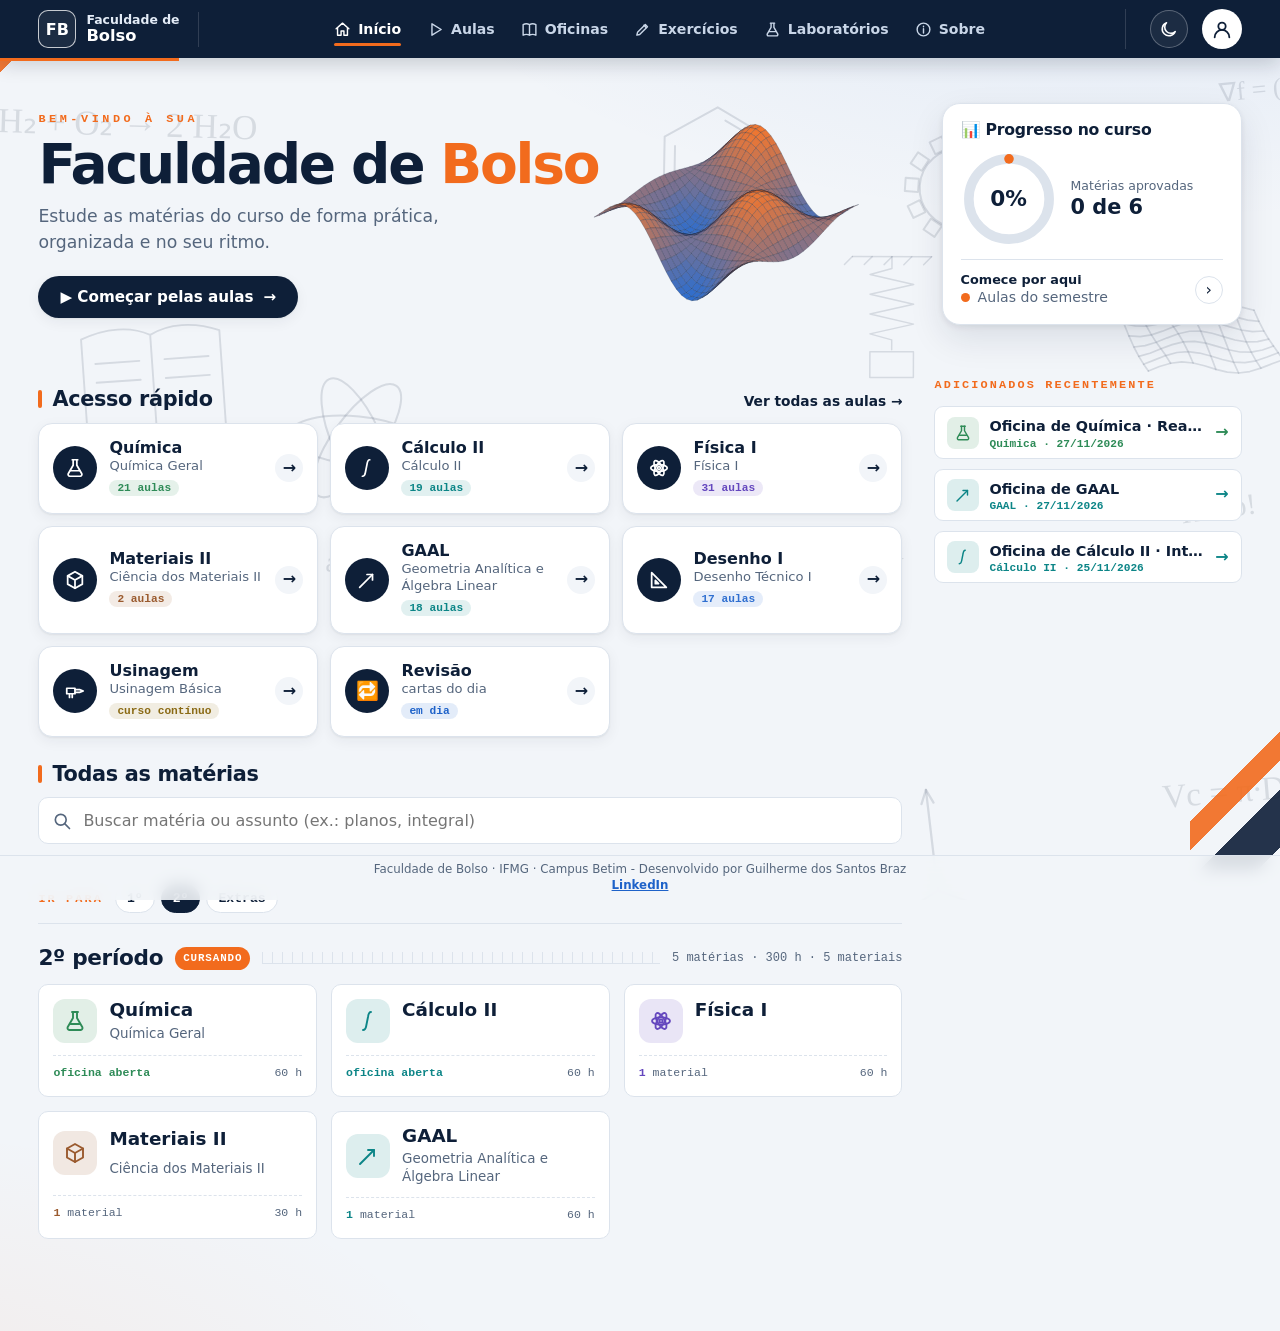
<file: index.html>
<!doctype html>
<html lang="pt-BR">
<head>
<meta charset="utf-8">
<meta http-equiv="Content-Security-Policy" content="default-src 'self'; script-src 'self' 'unsafe-inline' https://cdn.jsdelivr.net; style-src 'self' 'unsafe-inline' https://fonts.googleapis.com; font-src 'self' data: https://fonts.gstatic.com; img-src 'self' data: blob: https:; media-src 'self' data: blob: https:; connect-src 'self' https://*.supabase.co wss://*.supabase.co; frame-src https://open.spotify.com https://www.youtube.com; worker-src 'self' blob:; manifest-src 'self'; base-uri 'self'; form-action 'self'; object-src 'none'">
<meta name="viewport" content="width=device-width, initial-scale=1, viewport-fit=cover">
<title>Faculdade de Bolso</title>
<link rel="preconnect" href="https://fonts.googleapis.com">
<link rel="preconnect" href="https://fonts.gstatic.com" crossorigin>
<link rel="preload" as="style" href="https://fonts.googleapis.com/css2?family=Plus+Jakarta+Sans:wght@500;600;700;800&amp;family=Inter:wght@400;500;600;700&amp;family=Caveat:wght@500;700&amp;family=JetBrains+Mono:wght@400;600&amp;display=swap" onload="this.onload=null;this.rel='stylesheet'">
<noscript><link rel="stylesheet" href="https://fonts.googleapis.com/css2?family=Plus+Jakarta+Sans:wght@500;600;700;800&amp;family=Inter:wght@400;500;600;700&amp;family=Caveat:wght@500;700&amp;family=JetBrains+Mono:wght@400;600&amp;display=swap"></noscript>
<link rel="manifest" href="manifest.webmanifest">
<meta name="theme-color" content="#13233A">
<link rel="icon" type="image/png" href="icons/logo-favicon-64.png">
<link rel="apple-touch-icon" href="icons/logo-apple-180.png">
<meta name="apple-mobile-web-app-capable" content="yes">
<meta name="description" content="Hub de estudos de Engenharia Mecânica: matérias por período com os materiais interativos de cada uma.">
<style>
/* Layout: caderneta de engenharia — folha milimetrada, cada período é uma "régua" com as matérias como fichas de arquivo */
:root{
  --paper:#EEF2F5; --sheet:#FFFFFF; --ink:#13233A; --ink2:#4B5C71; --line:#CFD9E2; --grid:rgba(19,35,58,.055);
  --accent:#D9531A; --accent2:#0C8587; --ok:#2A7F3E; --bad:#BF3328;
  --f-disp:"Bricolage Grotesque","Trebuchet MS",system-ui,sans-serif;
  --f-body:"Atkinson Hyperlegible","Segoe UI",system-ui,sans-serif;
  --f-mono:"JetBrains Mono",ui-monospace,Consolas,monospace;
  color-scheme:light;
}
@media (prefers-color-scheme: dark){:root:not([data-theme="light"]){
  --paper:#0B1624; --sheet:#112034; --ink:#E4EDF6; --ink2:#9BAFC4; --line:#24384F; --grid:rgba(140,185,230,.07);
  --accent:#FF7B3F; --accent2:#3CC6C8; --ok:#5DC46F; --bad:#FF6E61; color-scheme:dark}}
:root[data-theme="dark"]{
  --paper:#0B1624; --sheet:#112034; --ink:#E4EDF6; --ink2:#9BAFC4; --line:#24384F; --grid:rgba(140,185,230,.07);
  --accent:#FF7B3F; --accent2:#3CC6C8; --ok:#5DC46F; --bad:#FF6E61; color-scheme:dark}
:root{padding-top:env(safe-area-inset-top,0px);padding-bottom:env(safe-area-inset-bottom,0px)}
*{box-sizing:border-box}
body{margin:0;background:var(--paper);color:var(--ink);font:16px/1.55 var(--f-body);
  background-image:linear-gradient(var(--grid) 1px,transparent 1px),linear-gradient(90deg,var(--grid) 1px,transparent 1px);background-size:24px 24px}
[hidden]{display:none!important}
.wrap{--gut:clamp(16px,3vw,56px);max-width:1680px;margin:0 auto;padding-left:max(var(--gut),env(safe-area-inset-left,0px));padding-right:max(var(--gut),env(safe-area-inset-right,0px))}
h1,h2,h3{font-family:var(--f-disp);margin:0;line-height:1.1;text-wrap:balance}
a{color:inherit}
:focus-visible{outline:2.5px solid var(--accent);outline-offset:2px}
.mono{font-family:var(--f-mono)}
.eyebrow{font-family:var(--f-mono);font-size:.74rem;letter-spacing:.12em;text-transform:uppercase;color:var(--ink2);font-weight:600}

/* topo */
.topbar{background:var(--ink);color:var(--sheet)}
.tbc{font-family:var(--f-mono);font-size:.72rem;letter-spacing:.12em;text-transform:uppercase;font-weight:600}
.mini{display:flex;align-items:center;gap:10px;text-decoration:none;color:inherit;font-family:var(--f-mono);font-size:.74rem}
.mini b{font-size:.9rem;font-variant-numeric:tabular-nums}
.mbar{display:flex;gap:2px;width:170px;height:6px}
.mbar i{display:block;height:100%;border-radius:2px;background:color-mix(in srgb,var(--sheet) 28%,transparent);overflow:hidden;position:relative}
.mbar i em{position:absolute;inset:0 auto 0 0;background:var(--ok)}
.mbar i.cur{outline:1.5px solid var(--accent);outline-offset:1px}
.mini .rp{color:#FF8C80;white-space:nowrap}
.top{padding-block:30px 22px;display:flex;align-items:flex-end;justify-content:space-between;gap:20px;flex-wrap:wrap}
.tt{min-width:0}
.top h1 a{text-decoration:none;color:inherit}
.top h1{font-size:clamp(2.3rem,6.5vw,4.2rem);font-weight:800;letter-spacing:-.03em}
.top h1 span{color:var(--accent)}
.top p{color:var(--ink2);max-width:52ch;margin:.4rem 0 0;font-size:1rem}
@media (max-width:640px){.top{grid-template-columns:1fr}}
.search{position:relative;margin-bottom:30px}
.search input{width:100%;font:500 1rem var(--f-body);padding:13px 16px 13px 44px;border:1.5px solid var(--line);border-radius:10px;background:var(--sheet);color:var(--ink)}
.search input:focus{outline:none;border-color:var(--accent2)}
.search svg{position:absolute;left:14px;top:50%;transform:translateY(-50%);width:20px;height:20px;color:var(--ink2)}
.results{display:grid;gap:8px;margin-top:10px}

/* recentes */
.cy{display:inline-block;font:600 .66rem var(--f-mono);letter-spacing:.05em;text-transform:uppercase;padding:2px 7px;border-radius:4px;background:var(--line);color:var(--ink2);margin-top:2px}
.cy.on{background:color-mix(in srgb,var(--accent) 15%,var(--sheet));color:var(--accent)}
.upd{list-style:none;margin:-4px 0 6px;padding:8px 16px 10px 16px;border:1px dashed var(--line);border-top:0;border-radius:0 0 10px 10px;font-size:.86rem;color:var(--ink2);display:grid;gap:3px}
.upd li{display:grid;grid-template-columns:44px 1fr;gap:6px}
.upd li span{font:600 .72rem var(--f-mono);color:var(--ink)}
.today{display:flex;flex-wrap:wrap;align-items:center;gap:8px;text-decoration:none;color:var(--ink);margin:14px 0 14px;font-size:.88rem}
.today .tk{font:600 .72rem var(--f-mono);letter-spacing:.1em;text-transform:uppercase;color:var(--ink2);margin-right:4px}
.today .tc{--mc:var(--accent);border:1.5px solid var(--line);background:var(--sheet);border-radius:999px;padding:4px 12px}
.today .tc b{font-family:var(--f-mono);font-size:.8rem;color:var(--mc)}
.today .tc.prox{border-color:var(--mc)}
.today .tc.agora{border-color:var(--mc);background:color-mix(in srgb,var(--mc) 12%,var(--sheet))}
.today .tc.agora em{font-style:normal;font:600 .66rem var(--f-mono);text-transform:uppercase;color:var(--mc)}
.today .tc.feita{opacity:.5}
.today .go{font-weight:700;color:var(--ink2);margin-left:auto;font-size:.82rem}
.hgrid table{width:100%;min-width:640px;table-layout:fixed;border-collapse:separate;border-spacing:0;background:transparent}
.hgrid th,.hgrid td{border:0;padding:4px;text-align:center}
.hgrid th{font:600 .74rem var(--f-mono);letter-spacing:.06em;text-transform:uppercase;color:var(--ink2);padding-bottom:8px}
.hgrid th.hoje{color:var(--accent)}
.hgrid th.fx2{width:64px;text-transform:none;font-size:.72rem;line-height:1.4}
.hgrid td.hoje{background:color-mix(in srgb,var(--accent) 6%,transparent);border-radius:8px}
.hc{--mc:var(--accent);display:grid;justify-items:center;gap:4px;text-decoration:none;color:var(--ink);background:var(--sheet);border:1.5px solid var(--line);border-top:4px solid var(--mc);border-radius:9px;padding:12px 6px;min-height:118px;align-content:center}
.hc:hover{border-color:var(--mc)}
.hc.on{border-color:var(--mc);box-shadow:0 0 0 2px color-mix(in srgb,var(--mc) 25%,transparent)}
.hc .ic{width:34px;height:34px;border-radius:8px;grid-row:auto}
.hc .ic svg{width:19px;height:19px}
.hc b{font-family:var(--f-disp);font-size:.95rem}
.hc small{font:600 .64rem var(--f-mono);color:var(--ink2)}
.hc em{font-style:normal;font:600 .62rem var(--f-mono);text-transform:uppercase;color:var(--sheet);background:var(--mc);border-radius:4px;padding:1px 6px}
.rc{--mc:var(--accent);display:grid;grid-template-columns:auto 1fr auto;gap:10px;align-items:center;text-decoration:none;color:var(--ink);background:var(--sheet);border:1px solid var(--line);border-radius:9px;padding:8px 12px;transition:border-color .15s}
.rc:hover{border-color:var(--mc)}
.rc .ic{width:32px;height:32px;border-radius:8px;grid-row:auto}
.rc .ic svg{width:18px;height:18px}
.rc .rt{min-width:0}
.rc b{display:block;font-size:.9rem;white-space:nowrap;overflow:hidden;text-overflow:ellipsis}
.rc small{display:block;font:600 .7rem var(--f-mono);color:var(--mc)}
.rc .go{font-weight:700;color:var(--mc)}
.recent{display:grid;grid-template-columns:repeat(auto-fill,minmax(min(100%,280px),1fr));gap:10px;margin:12px 0 38px}

/* períodos */
.periodo{margin-bottom:34px}
.ruler{display:flex;align-items:center;gap:12px;margin-bottom:14px}
.ruler h2{font-size:1.35rem;font-weight:800;white-space:nowrap}
.ruler .ticks{flex:1;height:12px;background:repeating-linear-gradient(90deg,var(--line) 0 1px,transparent 1px 10px);border-bottom:1px solid var(--line)}
.ruler .ct{font-family:var(--f-mono);font-size:.75rem;color:var(--ink2);white-space:nowrap}
.grid{display:grid;grid-template-columns:repeat(auto-fill,minmax(210px,1fr));gap:12px}
.mat{--mc:var(--accent);display:grid;grid-template-columns:auto 1fr;gap:4px 12px;align-items:center;text-decoration:none;color:var(--ink);background:var(--sheet);border:1px solid var(--line);border-radius:10px;padding:14px;position:relative;transition:transform .15s,border-color .15s}
.mat:hover{transform:translateY(-2px);border-color:var(--mc)}
.ic{width:44px;height:44px;border-radius:10px;display:grid;place-items:center;background:color-mix(in srgb,var(--mc) 14%,var(--sheet));color:var(--mc);grid-row:span 2}
.ic svg{width:24px;height:24px}
.mat .sg{font-family:var(--f-disp);font-weight:800;font-size:1.15rem;line-height:1.1}
.mat .nm{font-size:.84rem;color:var(--ink2);line-height:1.3;grid-column:2;min-width:0;overflow-wrap:anywhere}
.mat .sg{min-width:0;overflow-wrap:anywhere}
.mat .n{grid-column:1/-1;margin-top:8px;font-family:var(--f-mono);font-size:.72rem;color:var(--ink2);display:flex;justify-content:space-between;border-top:1px dashed var(--line);padding-top:8px}
.mat.empty .n{opacity:.7}
.mat .n b{color:var(--mc);font-weight:600}

/* matéria */
.back{display:inline-flex;align-items:center;gap:6px;font-weight:700;font-size:.9rem;text-decoration:none;color:var(--ink2);margin-block:28px 18px}
.back:hover{color:var(--ink)}
.mhead{--mc:var(--accent);display:grid;grid-template-columns:auto 1fr;gap:18px;align-items:center;padding-bottom:22px;border-bottom:1.5px solid var(--ink);margin-bottom:22px}
.mhead .ic{width:72px;height:72px;border-radius:16px;grid-row:auto}
.mhead .ic svg{width:38px;height:38px}
.mhead h1{font-size:clamp(1.7rem,5vw,2.6rem);font-weight:800;letter-spacing:-.015em}
.mhead p{margin:.3rem 0 0;color:var(--ink2)}
.files{display:grid;gap:10px}
.file{--mc:var(--accent);display:grid;grid-template-columns:auto 1fr auto;gap:6px 16px;align-items:center;background:var(--sheet);border:1px solid var(--line);border-radius:10px;padding:14px 16px;text-decoration:none;color:var(--ink);transition:border-color .15s}
.file:hover{border-color:var(--mc)}
.badge{font-family:var(--f-mono);font-size:.68rem;letter-spacing:.08em;text-transform:uppercase;font-weight:600;padding:4px 8px;border-radius:5px;background:var(--ink);color:var(--sheet);grid-row:span 2;align-self:start;margin-top:2px}
.file h3{font-size:1.1rem;font-weight:700}
.file .meta{grid-column:2;font-size:.9rem;color:var(--ink2);min-width:0}
.file .meta small{display:block;font-family:var(--f-mono);font-size:.72rem;margin-top:4px}
.file .go{grid-row:span 2;font-weight:700;color:var(--mc);white-space:nowrap}
.file .from{font-family:var(--f-mono);font-size:.7rem;color:var(--mc);font-weight:600;letter-spacing:.04em}
@media (max-width:560px){.file{grid-template-columns:1fr}.badge{grid-row:auto;justify-self:start}.file .meta{grid-column:auto}.file .go{grid-row:auto;order:5}}
.blank{border:1.5px dashed var(--line);border-radius:10px;padding:26px;text-align:center;color:var(--ink2)}
.blank b{display:block;font-family:var(--f-disp);color:var(--ink);font-size:1.1rem;margin-bottom:4px}
.prog{background:var(--sheet);border:1.5px solid var(--ink);border-radius:4px;padding:18px 18px 16px;margin-bottom:24px;display:grid;grid-template-columns:auto 1fr;gap:6px 22px;align-items:center}
.prog .pct{font-family:var(--f-disp);font-weight:800;font-size:clamp(2.6rem,8vw,3.6rem);line-height:1;letter-spacing:-.03em;grid-row:span 2;font-variant-numeric:tabular-nums}
.prog .pct small{font-size:.45em;color:var(--ink2);margin-left:2px}
.prog .lb{font-family:var(--f-mono);font-size:.74rem;letter-spacing:.1em;text-transform:uppercase;color:var(--ink2);font-weight:600}
.segs{display:flex;gap:3px;height:26px;margin-top:4px}
.seg{position:relative;border-radius:3px;background:var(--line);overflow:hidden;min-width:0}
.seg i{position:absolute;inset:0 auto 0 0;background:var(--ok)}
.seg.cur{outline:2px solid var(--accent);outline-offset:1px}
.seg span{position:absolute;inset:0;display:grid;place-items:center;font:600 .64rem var(--f-mono);color:var(--ink);mix-blend-mode:normal}
.prog .sub{grid-column:1/-1;display:flex;flex-wrap:wrap;gap:6px 18px;font-size:.88rem;color:var(--ink2);border-top:1px dashed var(--line);padding-top:10px;margin-top:8px}
.prog .sub b{color:var(--ink);font-variant-numeric:tabular-nums}
.prog .sub .bad b{color:var(--bad)}
@media (max-width:560px){.prog{grid-template-columns:1fr}.prog .pct{grid-row:auto}}
details.periodo>summary{list-style:none;cursor:pointer}
details.periodo>summary::-webkit-details-marker{display:none}
details.periodo>summary .ruler{margin-bottom:0}
details.periodo[open]>summary .ruler{margin-bottom:14px}
details.periodo .tg{font-family:var(--f-mono);font-size:.72rem;color:var(--ink2);white-space:nowrap}
details.periodo[open] .tg::after{content:" · ocultar"}
details.periodo:not([open]) .tg::after{content:" · mostrar"}
details.periodo h2{color:var(--ink2)}
.pill.ok{background:var(--ok)}
.pill.bad{background:var(--bad)}
.mat .st{font:600 .62rem var(--f-mono);margin-right:4px;letter-spacing:.06em;text-transform:uppercase;padding:2px 6px;border-radius:4px}
.mat.aprovada .st{background:color-mix(in srgb,var(--ok) 16%,var(--sheet));color:var(--ok)}
.mat.cursando .st{background:color-mix(in srgb,var(--accent) 16%,var(--sheet));color:var(--accent)}
.mat.reprovada{border-color:var(--bad);background:color-mix(in srgb,var(--bad) 8%,var(--sheet))}
.mat.reprovada .st{background:var(--bad);color:var(--sheet)}
.mat.reprovada .sg{color:var(--bad)}
#jump button.done{border-color:var(--ok);color:var(--ok)}
#jump button.done.on{background:var(--ink);color:var(--sheet)}
.editbtn{flex:none;margin-left:auto;font:700 .84rem var(--f-body);padding:7px 13px;border-radius:8px;border:1.5px solid var(--ink);background:var(--ink);color:var(--sheet);cursor:pointer;white-space:nowrap}
.editbtn.on{background:var(--ok);border-color:var(--ok)}
.editpanel{background:var(--sheet);border:1.5px dashed var(--ok);border-radius:10px;padding:12px 16px;margin:-10px 0 24px;font-size:.92rem}
.editpanel p{margin:.2rem 0}
.editpanel .mono{font-size:.78rem;color:var(--ok);min-height:1.2em}
.bk{display:flex;flex-wrap:wrap;gap:8px;margin:10px 0 4px}
.bk input{flex:1;min-width:0;font:500 .85rem var(--f-mono);padding:7px 10px;border-radius:7px;border:1.5px solid var(--line);background:var(--paper);color:var(--ink)}
.bk button{font:700 .82rem var(--f-body);padding:7px 12px;border-radius:7px;border:1.5px solid var(--ink);background:var(--ink);color:var(--sheet);cursor:pointer}
.bk button.ghost{background:transparent;color:var(--ink)}
.stsel{grid-column:1/-1;display:grid;grid-template-columns:1fr 1fr;gap:5px;margin-top:10px}
.stsel button{font:600 .72rem var(--f-mono);letter-spacing:.03em;padding:7px 4px;border-radius:6px;border:1.5px solid var(--line);background:var(--paper);color:var(--ink2);cursor:pointer}
.stsel button:hover{border-color:var(--ink2)}
.stsel button.on{background:var(--ink);border-color:var(--ink);color:var(--sheet)}
.stsel button.cursando.on{background:var(--accent);border-color:var(--accent)}
.stsel button.aprovada.on{background:var(--ok);border-color:var(--ok)}
.stsel button.reprovada.on{background:var(--bad);border-color:var(--bad)}
.stbox{margin:-8px 0 22px;max-width:520px}
.stbox .stsel{grid-template-columns:repeat(4,1fr)}
@media (max-width:480px){.stbox .stsel{grid-template-columns:1fr 1fr}.jumpbar{flex-wrap:wrap}.editbtn{margin-left:0}}
.mat.edit{cursor:default}
.mat.edit:hover{transform:none}
.jumpbar{position:sticky;top:env(safe-area-inset-top,0px);z-index:5;display:flex;align-items:center;gap:12px;background:var(--paper);padding-block:10px;margin-bottom:22px;border-bottom:1px solid var(--line)}
#jump{display:flex;gap:6px;overflow-x:auto;scrollbar-width:none;min-width:0}
#jump::-webkit-scrollbar{display:none}
#jump button{flex:none;font:600 .82rem var(--f-mono);padding:6px 11px;border-radius:999px;border:1.5px solid var(--line);background:var(--sheet);color:var(--ink);cursor:pointer}
#jump button:hover{border-color:var(--ink2)}
#jump button.on{background:var(--ink);border-color:var(--ink);color:var(--sheet)}
.periodo{scroll-margin-top:calc(env(safe-area-inset-top,0px) + 64px)}
.pill{font-family:var(--f-mono);font-size:.68rem;font-weight:600;letter-spacing:.08em;text-transform:uppercase;background:var(--accent);color:var(--sheet);padding:3px 8px;border-radius:999px;white-space:nowrap}
body::before{content:"";position:fixed;inset:0 0 auto;height:env(safe-area-inset-top,0px);z-index:10;background:var(--paper)}
@media (max-width:480px){.ruler{flex-wrap:wrap}.ruler .ticks{display:none}.ruler .ct{width:100%}}
.periodo.extras{margin-top:44px;padding-top:6px;border-top:1.5px dashed var(--line)}
.pill.gh{background:transparent;color:var(--ink2);border:1.5px dashed var(--line)}
.tabs{display:flex;gap:4px;padding-block:0;margin-bottom:6px;border-bottom:1.5px solid var(--ink)}
.tabs a{font:700 .95rem var(--f-body);text-decoration:none;color:var(--ink2);padding:8px 14px;border-radius:8px 8px 0 0;display:flex;align-items:center;gap:8px;margin-bottom:-1.5px;border:1.5px solid transparent}
.tabs a:hover{color:var(--ink)}
.tabs a.on{color:var(--ink);background:var(--sheet);border-color:var(--ink);border-bottom-color:var(--sheet)}
.tb{font:600 .68rem var(--f-mono);background:var(--accent);color:var(--sheet);border-radius:999px;padding:2px 7px}
.alerts{display:flex;gap:8px;flex-wrap:wrap;justify-content:flex-end}
.alerts:empty{display:none}
.alert{--lv:var(--accent2);width:96px;aspect-ratio:1/1;display:flex;flex-direction:column;justify-content:space-between;text-decoration:none;color:var(--ink);background:color-mix(in srgb,var(--lv) 10%,var(--sheet));border:1.5px solid var(--lv);border-radius:10px;padding:8px 9px;transition:transform .15s}
.alert:hover{transform:translateY(-2px)}
.alert.l1{--lv:var(--bad)}.alert.l2{--lv:var(--accent)}
.alert .cd{font-family:var(--f-disp);font-weight:800;font-size:1.7rem;line-height:.95;color:var(--lv)}
.alert .cd small{font:600 .6rem var(--f-mono);letter-spacing:.06em;text-transform:uppercase;margin-left:3px}
.alert b{font-family:var(--f-disp);font-size:.86rem;line-height:1.1;display:block}
.alert span.t{font:600 .64rem var(--f-mono);color:var(--ink2);line-height:1.2;display:block}
.phead{padding-block:18px 16px}
.phead h1{font-size:clamp(1.8rem,5vw,2.6rem);font-weight:800;letter-spacing:-.03em;margin-top:6px}
.phead p{color:var(--ink2);max-width:60ch;margin:.5rem 0 0}
.next{--mc:var(--accent);display:grid;grid-template-columns:auto 1fr;gap:6px 24px;align-items:center;background:var(--sheet);border:1.5px solid var(--ink);border-radius:4px;padding:20px;margin-bottom:22px;position:relative}
.next .big{font-family:var(--f-disp);font-weight:800;font-size:clamp(3.4rem,12vw,5rem);line-height:.9;color:var(--mc);text-align:center;grid-row:span 3;font-variant-numeric:tabular-nums}
.next .big small{display:block;font:600 .72rem var(--f-mono);letter-spacing:.1em;text-transform:uppercase;color:var(--ink2);margin-top:6px}
.next .k{font:600 .72rem var(--f-mono);letter-spacing:.1em;text-transform:uppercase;color:var(--mc)}
.next h2{font-size:clamp(1.4rem,4vw,1.9rem);font-weight:800}
.next p{margin:0;color:var(--ink2);font-size:.95rem}
.next .act{grid-column:1/-1;display:flex;flex-wrap:wrap;gap:8px;margin-top:10px;border-top:1px dashed var(--line);padding-top:12px}
.btnl{font:700 .86rem var(--f-body);text-decoration:none;padding:8px 14px;border-radius:8px;border:1.5px solid var(--ink);background:var(--ink);color:var(--sheet)}
.btnl.gh{background:transparent;color:var(--ink)}
@media (max-width:560px){.next{grid-template-columns:1fr}.next .big{grid-row:auto;text-align:left}}
.pbar{display:flex;flex-wrap:wrap;align-items:center;gap:10px;margin-bottom:6px}
.chips{display:flex;flex-wrap:wrap;gap:6px;flex:1;min-width:0}
.chips button{font:600 .8rem var(--f-mono);padding:6px 11px;border-radius:999px;border:1.5px solid var(--line);background:var(--sheet);color:var(--ink);cursor:pointer}
.chips button.on{background:var(--ink);border-color:var(--ink);color:var(--sheet)}
.icsbtn{font:700 .84rem var(--f-body);padding:7px 13px;border-radius:8px;border:1.5px solid var(--ink);background:transparent;color:var(--ink);cursor:pointer}
.icsmsg{font-size:.76rem;color:var(--ink2);min-height:1.2em;margin:0 0 14px}
.month{font:600 .74rem var(--f-mono);letter-spacing:.12em;text-transform:uppercase;color:var(--ink2);margin:22px 0 8px;display:flex;align-items:center;gap:10px}
.month::after{content:"";flex:1;height:1px;background:var(--line)}
.prow{--mc:var(--accent);display:grid;grid-template-columns:58px 1fr auto;gap:4px 14px;align-items:center;background:var(--sheet);border:1px solid var(--line);border-left:5px solid var(--mc);border-radius:8px;padding:10px 14px;margin-bottom:8px}
.prow .dt{text-align:center;font-family:var(--f-mono);line-height:1.1;grid-row:span 2}
.prow .dt b{display:block;font-family:var(--f-disp);font-size:1.6rem;font-weight:800}
.prow .dt span{font-size:.66rem;text-transform:uppercase;letter-spacing:.06em;color:var(--ink2)}
.prow h3{font-size:1.02rem;font-weight:700}
.prow h3 em{font-style:normal;color:var(--mc);font-family:var(--f-mono);font-size:.78rem;font-weight:600;margin-right:6px}
.prow p{margin:0;font-size:.86rem;color:var(--ink2);grid-column:2/-1}
.prow p a{color:var(--mc);font-weight:700}
.pill2{font:600 .7rem var(--f-mono);padding:3px 9px;border-radius:999px;white-space:nowrap;background:var(--line);color:var(--ink)}
.pill2.l1{background:var(--bad);color:var(--sheet)}.pill2.l2{background:var(--accent);color:var(--sheet)}.pill2.l3{background:color-mix(in srgb,var(--accent2) 18%,var(--sheet));color:var(--accent2)}
.prow.past{opacity:.55}
.prow.reserva{border-left-style:dashed;background:transparent}
.prow.reserva h3{font-weight:400;color:var(--ink2)}
@media (max-width:520px){.prow{grid-template-columns:50px 1fr}.prow .pill2{grid-column:2;justify-self:start}}
.addp{margin-top:26px;background:var(--sheet);border:1.5px dashed var(--line);border-radius:10px;padding:12px 16px}
.addp summary{cursor:pointer;font-weight:700}
.addp .hint{font-size:.86rem;color:var(--ink2);margin:.4rem 0 .6rem}
.pform{display:grid;grid-template-columns:repeat(auto-fill,minmax(180px,1fr));gap:10px}
.pform label{display:grid;gap:3px;font-size:.78rem;font-weight:700;color:var(--ink2)}
.pform .wide{grid-column:1/-1}
.pform input,.pform select{font:500 .95rem var(--f-body);padding:8px 10px;border-radius:7px;border:1.5px solid var(--line);background:var(--paper);color:var(--ink);width:100%;min-width:0}
.pform button{cursor:pointer}
.pform .mono{font-size:.78rem;color:var(--ok)}
.mtag{font:600 .66rem var(--f-mono);text-transform:uppercase;letter-spacing:.06em;color:var(--ink2);border:1px solid var(--line);border-radius:4px;padding:1px 5px}
.rm{font:600 .72rem var(--f-mono);background:none;border:0;color:var(--bad);cursor:pointer;padding:0 2px;text-decoration:underline}
.pastbox>summary{cursor:pointer;list-style:none}.pastbox>summary::-webkit-details-marker{display:none}
.mprov{margin:0 0 22px;display:grid;gap:6px}
footer{padding-block:40px 40px;color:var(--ink2);font-family:var(--f-mono);font-size:.75rem}
@media (prefers-reduced-motion:reduce){*{transition:none!important}}


/* conta, login e modo visitante */
.conta{display:flex;align-items:center;gap:8px;font-family:var(--f-mono);font-size:.72rem}
.conta .sy{opacity:.75}
.conta button{font:600 .72rem var(--f-mono);background:transparent;color:inherit;border:1px solid color-mix(in srgb,var(--sheet) 40%,transparent);border-radius:6px;padding:3px 8px;cursor:pointer}
.auth{min-height:100vh;display:grid;place-items:center;padding:24px 16px}
.authbox{width:min(420px,100%);background:var(--sheet);border:1.5px solid var(--ink);border-radius:14px;padding:26px clamp(18px,5vw,30px)}
.authbox h1{font-size:2rem;font-weight:800;margin:.2rem 0 .3rem}
.authbox .hint{color:var(--ink2);margin:0 0 16px;font-size:.92rem}
.aform{display:grid;gap:12px}
.aform label{display:grid;gap:4px;font-weight:700;font-size:.9rem}
.aform input{font:1rem var(--f-body);padding:11px 12px;border:1.5px solid var(--line);border-radius:9px;background:var(--paper);color:var(--ink)}
.aform input:focus{outline:none;border-color:var(--accent2)}
.arow{display:flex;gap:8px;flex-wrap:wrap}
.alink{background:none;border:0;padding:0;font:600 .8rem var(--f-mono);color:var(--ink2);text-decoration:underline;cursor:pointer;justify-self:start}
.amsg{min-height:1.2em;font-size:.8rem;margin:0}
.amsg.err{color:var(--bad)}.amsg.ok{color:var(--ok)}
body.vis #prog,body.vis #alerts,body.vis #tabProv,body.vis #tabHor,body.vis #today,body.vis #editBtn,body.vis #editPanel,body.vis .stbox,body.vis .mprov{display:none!important}

/* telas largas */
@media (min-width:1200px){
  #home:not([hidden]){display:grid;grid-template-columns:minmax(0,1fr) clamp(300px,24vw,400px);grid-template-rows:repeat(6,auto) 1fr;column-gap:clamp(24px,2.5vw,44px)}
  #home>*{grid-column:1}
  #home>#today{grid-row:1}#home>.search{grid-row:2}#home>.jumpbar{grid-row:3}#home>#editPanel{grid-row:4}#home>#periodos{grid-row:5}
  #home>#recentWrap{grid-column:2;grid-row:1/-1;align-self:start;position:sticky;top:16px;padding-top:14px}
  #recentWrap .recent{grid-template-columns:1fr;margin-bottom:0}
  .grid{grid-template-columns:repeat(auto-fill,minmax(230px,1fr));gap:14px}
  #materia{max-width:1180px}
}
@media (min-width:1900px){
  body{font-size:17px}
  .grid{grid-template-columns:repeat(auto-fill,minmax(250px,1fr))}
}
@media (max-width:480px){
  .top{padding-block:22px 16px}
  .grid{grid-template-columns:1fr;gap:10px}
  .mat{padding:12px}
}
</style>
<link rel="stylesheet" href="css/fdb-v2.css">
<script src="js/tema.js?v=1"></script>
<script src="js/fdb-ui.js" defer></script>
<!-- tudo em paralelo: "defer" baixa junto e roda na ordem, depois do HTML; o hub já vem pré-carregado -->
<link rel="preload" href="js/hub.js" as="script">
<link rel="preconnect" href="https://zqdpvawnodrhnmntbuvr.supabase.co" crossorigin>
<script src="dados/materias.js" defer></script>
<script src="dados/aulas.js" defer></script>
<script src="dados/cartas.js" defer></script>
<script src="js/anki.js" defer></script>
<script src="dados/config.js" defer></script>
<script src="js/boot.js" defer></script>
<script src="js/aviso.js" defer></script>
</head>
<body>
<div class="topbar fdb-hh" id="hh"><div class="wrap hhin"><a class="hlogo" href="#" aria-label="Faculdade de Bolso · início"><span class="lg">FB</span><span class="lt">Faculdade de<br><b>Bolso</b></span></a><nav class="hnav" id="hnav" aria-label="Seções"><a href="#" id="tabMat"><svg viewBox="0 0 24 24" fill="none" stroke="currentColor" stroke-width="2" stroke-linecap="round" stroke-linejoin="round" aria-hidden="true"><path d="M3 11 12 3l9 8"/><path d="M5 10v10h5v-6h4v6h5V10"/></svg><span>Início</span></a><a href="#aulas" id="tabAul"><svg viewBox="0 0 24 24" fill="none" stroke="currentColor" stroke-width="2" stroke-linecap="round" stroke-linejoin="round" aria-hidden="true"><path d="M7 4v16l13-8z"/></svg><span>Aulas</span></a><a href="#oficinas" id="tabOfi"><svg viewBox="0 0 24 24" fill="none" stroke="currentColor" stroke-width="2" stroke-linecap="round" stroke-linejoin="round" aria-hidden="true"><path d="M3 5c3-1.5 6-1.5 9 0v15c-3-1.5-6-1.5-9 0zM21 5c-3-1.5-6-1.5-9 0v15c3-1.5 6-1.5 9 0z"/></svg><span>Oficinas</span></a><a href="#exercicios" id="tabExe"><svg viewBox="0 0 24 24" fill="none" stroke="currentColor" stroke-width="2" stroke-linecap="round" stroke-linejoin="round" aria-hidden="true"><path d="M4 20l4-1 11-11-3-3L5 16z"/><path d="M14 6l3 3"/></svg><span>Exercícios</span></a><a href="#labs" id="tabLab"><svg viewBox="0 0 24 24" fill="none" stroke="currentColor" stroke-width="2" stroke-linecap="round" stroke-linejoin="round" aria-hidden="true"><path d="M9 3h6M10 3v6l-5.5 9.5A2 2 0 0 0 6.2 21h11.6a2 2 0 0 0 1.7-2.5L14 9V3"/><path d="M7.5 15h9"/></svg><span>Laboratórios</span></a><a href="#sobre" id="tabSob"><svg viewBox="0 0 24 24" fill="none" stroke="currentColor" stroke-width="2" stroke-linecap="round" stroke-linejoin="round" aria-hidden="true"><circle cx="12" cy="12" r="9"/><path d="M12 11v6M12 7.5v.5"/></svg><span>Sobre</span></a></nav><div class="hright"><a class="mini" id="prog" href="#" aria-label="Progresso do curso"></a><span class="tbc" id="curso" hidden>Engenharia Mecânica</span><div class="umenu"><button type="button" class="uav" id="uav" aria-haspopup="true" aria-expanded="false" aria-label="Meu semestre"><svg viewBox="0 0 24 24" fill="none" stroke="currentColor" stroke-width="2" stroke-linecap="round" stroke-linejoin="round" aria-hidden="true"><circle cx="12" cy="9" r="4"/><path d="M4 21a8 8 0 0 1 16 0"/></svg><span class="ub" id="uBadge" hidden></span></button><div class="upan" id="upan" hidden><div class="uh">Meu semestre</div><a href="#horario" id="tabHor">🗓️ Horário</a><a href="#provas" id="tabProv">📝 Provas<span class="tb" id="tabBadge" hidden></span></a><a href="#revisao" id="tabRev">🔁 Revisão<span class="tb" id="revBadge" hidden></span></a><div class="uc"><span class="conta" id="conta" hidden></span></div></div></div></div></div></div>
<section class="auth" id="auth" hidden>
  <div class="authbox">
    <div class="eyebrow">Faculdade de Bolso</div>
    <h1>Entrar</h1>
    <p class="hint" id="authSub">Acesso do administrador.</p>
    <form id="authForm" class="aform">
      <label>E-mail <input type="email" id="aEmail" autocomplete="username" required></label>
      <label>Senha <input type="password" id="aPass" autocomplete="current-password" minlength="8" required></label>
      <div class="arow"><button type="submit" class="btnl" id="aGo">Entrar</button><button type="button" class="btnl gh" id="aMode">Voltar sem entrar</button></div>
      <button type="button" class="alink" id="aForgot">Esqueci minha senha</button>
      <p class="mono amsg" id="aMsg" aria-live="polite"></p>
    </form>
  </div>
</section>
<main class="wrap" id="app">
<header class="top hhero"><div class="tt"><div class="eyebrow">Bem-vindo à sua</div><h1><a href="#">Faculdade de <span>Bolso</span></a></h1><p>Estude as matérias do curso de forma prática, organizada e no seu ritmo.</p><div class="hcta"><a class="btnh" id="ctaGo" href="#aulas">▶ Começar pelas aulas <span aria-hidden="true">→</span></a></div></div><div class="hcards"><div class="hcard" id="hpCard"></div><div class="hcard hprov" id="hprov"><h4>📝 Próximas provas</h4><div class="alerts" id="alerts" aria-label="Provas chegando"></div></div></div></header>


<section id="home">

  <a class="today" id="today" href="#horario" hidden></a>
  <div class="sech"><h3>Acesso rápido</h3><a href="#aulas">Ver todas as aulas →</a></div>
  <div class="qgrid" id="quick"></div>
  <div class="sech"><h3>Todas as matérias</h3></div>

  <div class="search">
    <svg viewBox="0 0 24 24" fill="none" stroke="currentColor" stroke-width="2" stroke-linecap="round" aria-hidden="true"><circle cx="10.5" cy="10.5" r="6.5"/><path d="M15.5 15.5 21 21"/></svg>
    <input type="search" id="q" placeholder="Buscar matéria ou assunto (ex.: planos, integral)" aria-label="Buscar">
    <div class="results" id="results" hidden></div>
  </div>

  <div id="recentWrap">
    <div class="eyebrow">Adicionados recentemente</div>
    <div class="recent" id="recent"></div>
  </div>

  <div class="jumpbar"><span class="eyebrow">Ir para</span><div id="jump"></div><button type="button" id="editBtn" class="editbtn" aria-pressed="false">Dar baixa nas matérias</button></div>
  <div class="editpanel" id="editPanel" hidden>
    <p><b>Toque na situação de cada matéria.</b> A porcentagem atualiza na hora. As marcações ficam salvas neste navegador; para levar para outro aparelho, copie o backup e restaure lá.</p>
    <div class="bk"><button type="button" id="bkCopy">Copiar backup</button><input type="text" id="bkTxt" placeholder="cole aqui o backup do outro aparelho" aria-label="Código de backup"><button type="button" id="bkLoad" class="ghost">Restaurar</button></div>
    <p class="mono" id="bkMsg" aria-live="polite"></p>
  </div>
  <div id="periodos"></div>
</section>

<section id="materia" hidden></section>
<section id="aulas" hidden></section>
<section id="oficinas" hidden></section>
<section id="exercicios" hidden></section>
<section id="labs" hidden></section>
<section id="sobre" hidden></section>

<section id="revisao" hidden>
  <header class="phead">
    <div class="eyebrow">Repetição espaçada · método Anki</div>
    <h1>Revisão</h1>
    <p>Cartas das matérias do semestre, misturadas. Responda de cabeça, vire a carta e diga como foi: o que você erra volta logo, o que você acerta vai ficando mais espaçado.</p>
  </header>
  <div id="revBox"></div>
</section>

<section id="horario" hidden>
  <header class="phead">
    <div class="eyebrow" id="horSem">Semestre</div>
    <h1>Horário</h1>
    <p id="horSub"></p>
  </header>
  <div class="tbl hgrid" id="horGrid"></div>
</section>

<section id="provas" hidden>
  <header class="phead">
    <div class="eyebrow">2º semestre · 2026</div>
    <h1>Provas</h1>
    <p>Datas tiradas dos cronogramas das professoras. Elas avisam que o cronograma pode sofrer pequenas alterações, então confira no AVA perto da data.</p>
  </header>
  <div id="nextBox"></div>
  <div class="pbar"><div class="chips" id="pFilter"></div><button type="button" id="icsBtn" class="icsbtn">Adicionar ao calendário</button></div>
  <p class="icsmsg mono" id="icsMsg" aria-live="polite"></p>
  <div id="plist"></div>
  <details class="addp" id="addp">
    <summary>+ Incluir prova manualmente</summary>
    <p class="hint">Para matérias sem cronograma. Fica salva neste navegador e entra no backup.</p>
    <form id="pForm" class="pform">
      <label>Matéria <select id="pfMat" required></select></label>
      <label>Avaliação <input type="text" id="pfTit" placeholder="ex.: 1ª Prova" required></label>
      <label>Data <input type="date" id="pfData" required></label>
      <label>Valor (pts) <input type="text" id="pfVal" inputmode="decimal" placeholder="opcional"></label>
      <label class="wide">O que cai <input type="text" id="pfCont" placeholder="opcional"></label>
      <div class="wide"><button type="submit" class="btnl">Incluir prova</button> <span class="mono" id="pfMsg" aria-live="polite"></span></div>
    </form>
  </details>
</section>

<footer class="ffix"><span>Faculdade de Bolso · IFMG · Campus Betim - Desenvolvido por Guilherme dos Santos Braz</span><a href="https://www.linkedin.com/in/guilherme-santos-66b8162a0" target="_blank" rel="noopener">LinkedIn</a><span id="foot" hidden></span></footer>
</main>

<script>
/* Esc volta um nível: busca → edição → página da matéria/provas → topo */
addEventListener('keydown',e=>{ if(e.key!=='Escape'||e.defaultPrevented)return;
  const a=document.activeElement, typing=a&&/^(INPUT|TEXTAREA|SELECT)$/.test(a.tagName);
  const q=document.getElementById('q');
  if(typing){ if(a===q&&q.value){ q.value=''; q.dispatchEvent(new Event('input')) } a.blur(); return }
  const open=document.querySelector('details[open].addp'); if(open&&location.hash==='#provas'){ open.open=false; return }
  if(location.hash&&location.hash!=='#'){ location.hash=''; return }
  if(typeof EDIT!=='undefined'&&EDIT){ EDIT=false; renderHome(); return }
  if(q&&q.value){ q.value=''; q.dispatchEvent(new Event('input')); return }
  scrollTo({top:0,behavior:'smooth'}) });
</script>
</body>
</html>
</file>
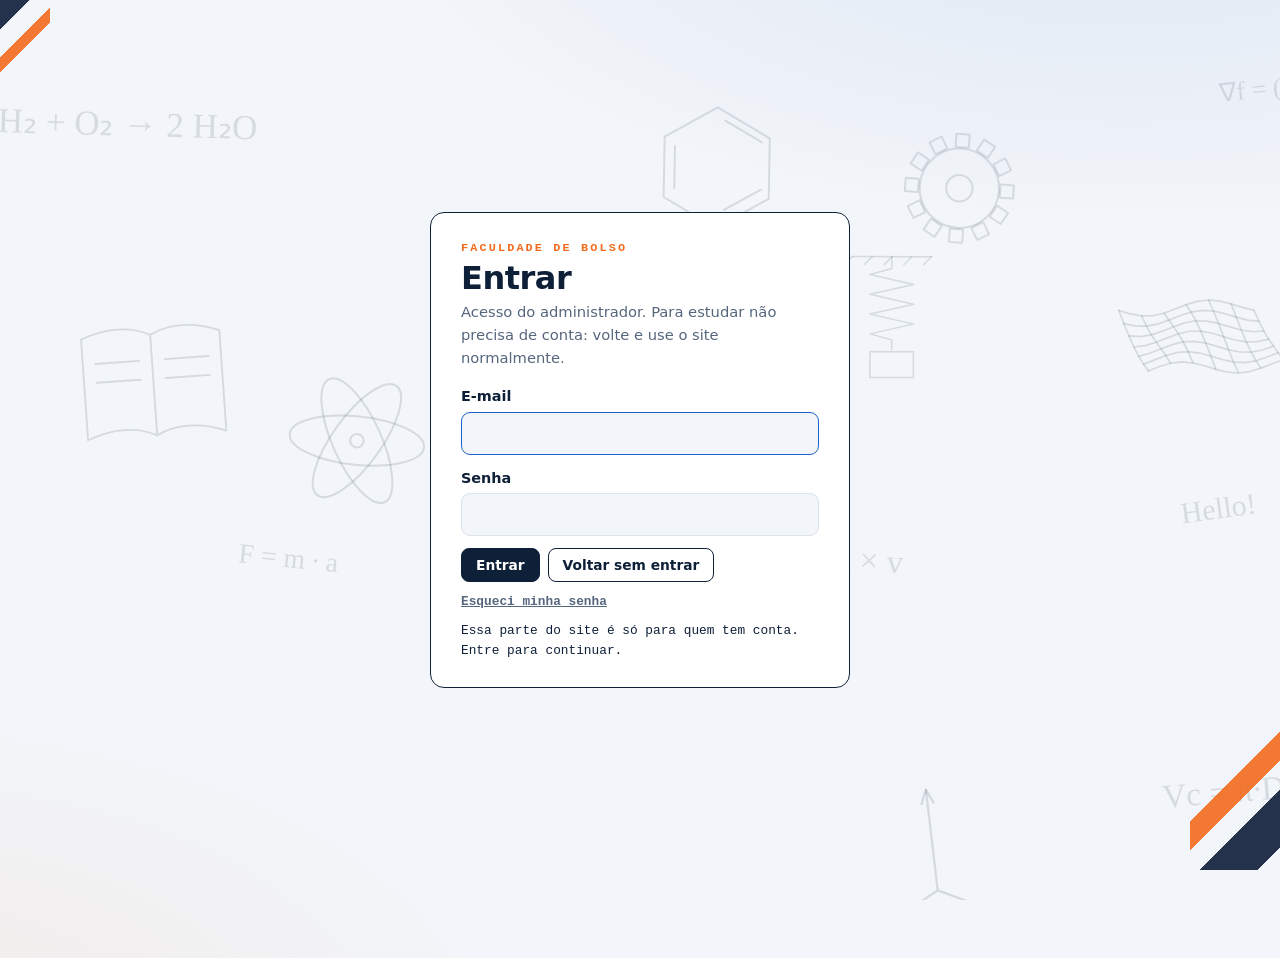
<file: labs/escritorio.html>
<!doctype html>
<html lang="pt-BR">
<head>
<meta charset="utf-8">
<script src="../js/so-login.js"></script>
<meta http-equiv="Content-Security-Policy" content="default-src 'self'; script-src 'self' 'unsafe-inline' https://cdn.jsdelivr.net; style-src 'self' 'unsafe-inline' https://fonts.googleapis.com; font-src 'self' data: https://fonts.gstatic.com; img-src 'self' data: blob: https:; media-src 'self' data: blob: https:; connect-src 'self' https://*.supabase.co wss://*.supabase.co; frame-src https://open.spotify.com https://www.youtube.com; worker-src 'self' blob:; manifest-src 'self'; base-uri 'self'; form-action 'self'; object-src 'none'">
<meta name="viewport" content="width=device-width, initial-scale=1, viewport-fit=cover">
<title>Escritório internacional · Laboratório de Inglês</title>
<link rel="preconnect" href="https://fonts.googleapis.com">
<link rel="preconnect" href="https://fonts.gstatic.com" crossorigin>
<link rel="stylesheet" href="https://fonts.googleapis.com/css2?family=Plus+Jakarta+Sans:wght@500;600;700;800&amp;family=Inter:wght@400;500;600;700&amp;family=Caveat:wght@500;700&amp;display=swap">
<link rel="icon" type="image/png" href="../icons/logo-favicon-64.png">
<link rel="stylesheet" href="../css/fdb-v2.css">
<script src="../js/tema.js?v=1"></script>
<link rel="stylesheet" href="../css/lab.css">
<style>
.cenas{display:grid;grid-template-columns:repeat(auto-fill,minmax(170px,1fr));gap:8px;margin-bottom:12px}
.cena{text-align:left;border:1.5px solid var(--line);background:var(--sheet);border-radius:14px;padding:10px 12px;cursor:pointer;color:var(--ink);font:inherit;position:relative}
.cena.on{border-color:var(--c1);box-shadow:0 0 0 2px color-mix(in srgb,var(--c1) 25%,transparent)}
.cena b{display:block;font:800 .95rem var(--f-disp)}.cena small{color:var(--ink2);font-size:.78rem}.cena .pg{display:block;margin-top:6px;height:6px;border-radius:3px;background:var(--line);overflow:hidden}.cena .pg i{display:block;height:100%;background:var(--ok)}
.sala{position:relative;border-radius:18px;overflow:hidden;background:linear-gradient(180deg,#DCE7F5 0 62%,#C9B79A 62% 100%);min-height:200px;border:1.5px solid var(--line)}
:root[data-theme=dark] .sala{background:linear-gradient(180deg,#1E2A3E 0 62%,#3A3226 62% 100%)}
@media (prefers-color-scheme:dark){:root:not([data-theme=light]) .sala{background:linear-gradient(180deg,#1E2A3E 0 62%,#3A3226 62% 100%)}}
.sala .jan{position:absolute;top:16px;right:18px;width:110px;height:70px;border:5px solid #fff;border-radius:6px;background:linear-gradient(#8EC5F2,#CFE6F8);box-shadow:inset 0 -14px 0 #9CC79A}
.sala .quadro{position:absolute;top:18px;left:18px;background:#fff;border-radius:8px;padding:6px 10px;font:700 .78rem var(--f-body);color:#0E1F38;box-shadow:0 2px 0 rgba(0,0,0,.1);max-width:46%}
.sala .mesa{position:absolute;left:8%;right:8%;bottom:16px;height:16px;border-radius:6px;background:#7A5634}
.sala .p{position:absolute;bottom:30px;font-size:56px;line-height:1;transition:transform .3s}
.sala .p small{display:block;font:700 .7rem var(--f-body);text-align:center;color:var(--ink);background:var(--sheet);border-radius:8px;padding:1px 6px;margin-top:2px}
.sala .p.fala{transform:translateY(-6px)}
.sala .obj{position:absolute;bottom:34px;left:46%;font-size:34px}
.chat{display:flex;flex-direction:column;gap:8px;max-height:340px;overflow:auto;padding:4px 2px}
.bb{max-width:86%;padding:9px 12px;border-radius:16px;font-size:.95rem;line-height:1.4}
.bb.npc{background:var(--paper);border-bottom-left-radius:4px;align-self:flex-start}
.bb.eu{background:var(--navy);color:#fff;border-bottom-right-radius:4px;align-self:flex-end}
.bb .tr{display:block;font-size:.8rem;color:var(--ink2);margin-top:3px}.bb.eu .tr{color:#C8D3E6}
.bb button{border:0;background:none;cursor:pointer;font-size:.95rem;padding:0 0 0 6px;color:inherit}
.tarefa{background:color-mix(in srgb,var(--c1) 10%,var(--sheet));border:1.5px dashed var(--c1);border-radius:14px;padding:10px 12px;font-size:.95rem}
.tarefa b{font-family:var(--f-disp)}
.linha{min-height:52px;border-bottom:2px solid var(--line);display:flex;flex-wrap:wrap;gap:6px;padding:8px 0;align-items:center}
.linha:empty::before{content:'Toque nas palavras para montar a frase';color:var(--ink2);font-size:.85rem}
.tiles{display:flex;flex-wrap:wrap;gap:6px;margin-top:10px}
.tile{font:700 .95rem var(--f-body);border:1.5px solid var(--line);border-bottom-width:3px;background:var(--sheet);color:var(--ink);border-radius:10px;padding:7px 11px;cursor:pointer;transition:transform .12s}
.tile:active{transform:translateY(2px)}.tile.usada{visibility:hidden}
.linha .tile{background:color-mix(in srgb,var(--c2) 10%,var(--sheet));border-color:var(--c2)}
.shake{animation:sh .35s}@keyframes sh{20%,60%{transform:translateX(-6px)}40%,80%{transform:translateX(6px)}}
@media (prefers-reduced-motion:reduce){.shake{animation:none}}
.fim{text-align:center;padding:10px}.fim .big{font:800 1.4rem var(--f-disp);display:block}.fim .st{font-size:1.8rem;color:#E3A21A;letter-spacing:4px}
.vocab{display:flex;flex-wrap:wrap;gap:6px}.vocab span{background:var(--paper);border-radius:999px;padding:4px 10px;font-size:.84rem}
</style>
</head>
<body>
<header class="lh"><div class="lhin">
  <a class="lgo" href="../materias/ingles/oficina-de-ingles.html"><span class="s">💼</span><span><small>Laboratório · Inglês</small><b>Escritório internacional</b></span></a>
  <span class="sp"></span><a href="../index.html#labs">Todos os laboratórios</a><span class="stars" id="stars"></span>
</div></header>
<main class="lab">
  <div class="lab-hero"><div><div class="eb">Laboratório de inglês para o trabalho</div><h1>Seu primeiro dia numa empresa global</h1>
    <p>Escolha uma situação. Os colegas falam com você em inglês (toque 🔊 para ouvir e 🇧🇷 para ver a tradução). Monte a sua resposta com as peças de palavras e a história avança. Cada expressão nova vai para o seu álbum.</p></div></div>
  <div class="cenas" id="cenas"></div>
  <div class="grid2">
    <div style="display:grid;gap:12px">
      <div class="sala" id="sala"></div>
      <div class="card"><div class="chat" id="chat" aria-live="polite"></div></div>
    </div>
    <div style="display:grid;gap:12px">
      <div class="card" id="jogo"></div>
      <div class="card"><h3>🎯 Conquistas</h3><ul class="mis" id="mis"></ul></div>
      <div class="card"><h3>📒 Álbum de expressões</h3><div class="album" id="alb"></div></div>
    </div>
  </div>
</main>
<footer class="ffix"><span>Faculdade de Bolso · IFMG · Campus Betim - Desenvolvido por Guilherme dos Santos Braz</span><a href="https://www.linkedin.com/in/guilherme-santos-66b8162a0" target="_blank" rel="noopener">LinkedIn</a></footer>
<script src="../js/lab-kit.js"></script>
<script>
'use strict';
const {$,RM,progresso,toast,confete}=LAB;
/* cada passo: o colega fala (en, pt), você recebe a tarefa em PT e monta a resposta.
   r = resposta (palavras separadas por espaço), alt = outras ordens aceitas, x = peças que sobram (distratores), ex = expressão para o álbum */
const CENAS=[
 {id:'chegada',n:'Primeiro dia',ic:'👋',sub:'Recepção e apresentações',quadro:'WELCOME, NEW TRAINEE!',gente:[['👩‍💼','Sarah (RH)'],['🧑','Você']],obj:'🪪',passos:[
  {npc:['Good morning! You must be the new trainee.','Bom dia! Você deve ser o novo estagiário.'],t:'Diga que sim e que seu nome é Gui.',r:'Yes, my name is Gui.',x:['am','I','his'],ex:['My name is…','Meu nome é…']},
  {npc:['Nice to meet you, Gui. I am Sarah, from HR.','Prazer, Gui. Eu sou a Sarah, do RH.'],t:'Responda: “Prazer em conhecer você também.”',r:'Nice to meet you too.',x:['meet','see','to'],ex:['Nice to meet you too','Prazer em conhecer você também']},
  {npc:['What do you study?','O que você estuda?'],t:'Diga que estuda engenharia mecânica.',r:'I study mechanical engineering.',x:['studies','machine','an'],ex:['I study…','Eu estudo…']},
  {npc:['Great! Let me show you around.','Ótimo! Deixa eu te mostrar o lugar.'],t:'Agradeça: “Muito obrigado, eu agradeço.”',r:'Thank you so much, I appreciate it.',x:['thanks','very','appreciated'],ex:['I appreciate it','Eu agradeço (fico grato)']}]},
 {id:'email',n:'E-mail ao fornecedor',ic:'✉️',sub:'Pedir orçamento de peças',quadro:'TO: sales@bearings.com',gente:[['🧑','Você'],['👨‍💼','Mr. Lee (chefe)']],obj:'💻',passos:[
  {npc:['We need 200 bearings by Friday. Can you email the supplier?','Precisamos de 200 rolamentos até sexta. Você manda e-mail ao fornecedor?'],t:'Comece o e-mail formal: “Prezado Sr. Smith,”',r:'Dear Mr. Smith,',x:['Hi','Dearest','Mrs.'],ex:['Dear Mr. …,','Prezado Sr. … (abertura formal)']},
  {npc:['Good. Now explain why you are writing.','Bom. Agora explique por que está escrevendo.'],t:'Escreva: “Estou escrevendo para pedir um orçamento.”',r:'I am writing to request a quote.',x:['writes','ask','an'],ex:['I am writing to…','Escrevo para… (motivo do e-mail)']},
  {npc:['Mention the quantity and the deadline.','Mencione a quantidade e o prazo.'],t:'“Precisamos de 200 rolamentos até sexta-feira.”',r:'We need 200 bearings by Friday.',x:['until','bearing','need'],ex:['by Friday','até sexta (prazo final)']},
  {npc:['Perfect. Close it politely.','Perfeito. Feche com educação.'],t:'Feche: “Aguardo seu retorno.”',r:'I look forward to hearing from you.',x:['hear','for','waiting'],ex:['I look forward to hearing from you','Aguardo seu retorno']}]},
 {id:'catalogo',n:'Catálogo técnico',ic:'📘',sub:'Ler especificações',quadro:'BALL BEARING 6205-2RS · d = 25 mm · D = 52 mm',gente:[['👩‍🔧','Ana (manutenção)'],['🧑','Você']],obj:'⚙️',passos:[
  {npc:['What is the inner diameter of this bearing?','Qual é o diâmetro interno deste rolamento?'],t:'Olhe o quadro e responda: “O diâmetro interno é 25 milímetros.”',r:'The inner diameter is 25 millimeters.',x:['outer','52','are'],ex:['inner / outer diameter','diâmetro interno / externo']},
  {npc:['And what does 2RS mean?','E o que significa 2RS?'],t:'“Significa que ele tem duas vedações de borracha.”',r:'It means it has two rubber seals.',x:['mean','seal','have'],ex:['It means…','Significa…']},
  {npc:['Can we use it at 15,000 rpm?','Podemos usar a 15.000 rpm?'],t:'“Não, excede a velocidade máxima.”',r:'No, it exceeds the maximum speed.',x:['exceed','minimum','velocity'],ex:['maximum speed','velocidade máxima (rotação limite)']},
  {npc:['Thanks! What should we order then?','Obrigada! O que pedimos então?'],t:'“Devemos pedir um rolamento de alta velocidade.”',r:'We should order a high-speed bearing.',x:['shall','fast','an'],ex:['We should…','Nós deveríamos… (recomendação)']}]},
 {id:'reuniao',n:'Reunião on-line',ic:'🖥️',sub:'Videochamada com a matriz',quadro:'MEETING · Production Report',gente:[['🧑','Você'],['👩‍💻','Emma (Alemanha)'],['👨‍💼','Mr. Lee']],obj:'📊',passos:[
  {npc:['Hi everyone, can you hear me?','Oi pessoal, vocês me ouvem?'],t:'“Sim, eu consigo te ouvir claramente.”',r:'Yes, I can hear you clearly.',x:['listen','clear','see'],ex:['Can you hear me?','Você me ouve? (clássico de reunião)']},
  {npc:['Gui, could you share your screen?','Gui, você pode compartilhar sua tela?'],t:'“Claro, me dê um segundo.”',r:'Sure, give me a second.',x:['gives','minute','to'],ex:['Give me a second','Me dá um segundo']},
  {npc:['How was production last month?','Como foi a produção no mês passado?'],t:'“A produção aumentou 12 por cento.”',r:'Production increased by 12 percent.',x:['increase','of','raised'],ex:['increased by 12 percent','aumentou 12 por cento']},
  {npc:['Sorry, the connection dropped. What did you say?','Desculpe, a conexão caiu. O que você disse?'],t:'“Sem problemas, vou repetir.”',r:"No problem, I'll repeat it.",x:['repeated','will','again'],ex:["I'll repeat it",'Vou repetir']}]},
 {id:'seguranca',n:'Segurança na fábrica',ic:'🦺',sub:'Visita ao chão de fábrica',quadro:'⚠ SAFETY FIRST · PPE REQUIRED',gente:[['👷','Tom (segurança)'],['🧑','Você']],obj:'🦺',passos:[
  {npc:['Before we enter, what do you need to wear?','Antes de entrar, o que você precisa usar?'],t:'“Eu preciso usar óculos de segurança e protetor auricular.”',r:'I need to wear safety glasses and ear protection.',x:['use','glass','eyes'],ex:['safety glasses / ear protection','óculos de segurança / protetor auricular']},
  {npc:['Good. What does this red button do?','Bom. O que faz este botão vermelho?'],t:'“Ele para a máquina em uma emergência.”',r:'It stops the machine in an emergency.',x:['stop','a','on'],ex:['emergency stop','botão de emergência']},
  {npc:['Someone left oil on the floor. What do you do?','Alguém deixou óleo no chão. O que você faz?'],t:'“Eu vou informar o supervisor imediatamente.”',r:'I will report it to the supervisor immediately.',x:['tell','at','now'],ex:['report it to the supervisor','comunicar ao supervisor']},
  {npc:['Excellent. You are ready for the shop floor!','Excelente. Você está pronto para o chão de fábrica!'],t:'“Obrigado pelo treinamento.”',r:'Thank you for the training.',x:['to','train','thanks'],ex:['shop floor','chão de fábrica']}]}];
const TOT=CENAS.reduce((a,c)=>a+c.passos.length,0);
const MIS=[['i1','Termine o primeiro dia','Apresente-se para a Sarah.'],['i2','Mande o e-mail completo','Abertura, motivo, prazo e fechamento.'],['i3','Leia o catálogo técnico','Diâmetros, vedações e rotação.'],['i4','Sobreviva à reunião on-line','Até a conexão cair.'],['i5','Passe no treinamento de segurança','EPIs, botão de emergência, óleo.'],['i6','Frase de primeira 10 vezes','Acerte sem errar nenhuma vez.'],['i7','Escute 15 falas no 🔊','Treinar o ouvido conta.'],['i8','Todas as situações com 3 estrelas','Sem nenhum erro em cada uma.']];
const PR=progresso('escritorio',MIS.length);
let est={}; try{ est=JSON.parse(localStorage.getItem('lab-esc-est')||'{}') }catch(e){}
let cnt={pri:0,ouv:0}; try{ cnt=Object.assign(cnt,JSON.parse(localStorage.getItem('lab-esc-cnt')||'{}')) }catch(e){}
const salvaCnt=()=>{ try{ localStorage.setItem('lab-esc-cnt',JSON.stringify(cnt)); localStorage.setItem('lab-esc-est',JSON.stringify(est)) }catch(e){} };
let cena=CENAS[0], k=0, erros=0, errPasso=0, montada=[], pecas=[];
const tok=s=>s.match(/[A-Za-z0-9'-]+[.,!?]?|[.,!?]/g);
const norm=s=>s.toLowerCase().replace(/[.,!?]/g,'').replace(/\s+/g,' ').trim();
function shuf(a){ a=a.slice(); for(let i=a.length-1;i>0;i--){ const j=Math.random()*(i+1)|0; [a[i],a[j]]=[a[j],a[i]] } return a }
/* voz: só usa se o navegador tiver */
function fala(t){ try{ const S=speechSynthesis; S.cancel(); const u=new SpeechSynthesisUtterance(t); u.lang='en-US'; u.rate=.92; const v=S.getVoices().find(v=>/^en(-|_)US/i.test(v.lang))||S.getVoices().find(v=>/^en/i.test(v.lang)); if(v) u.voice=v; S.speak(u) }catch(e){}
  cnt.ouv++; salvaCnt(); if(cnt.ouv>=15) conq('i7') }
function conq(id){ if(PR.missao(id)){ toast('🎯 Conquista: '+MIS.find(m=>m[0]===id)[1]); confete(); drawMis() } }
function sala(falando){ const g=cena.gente, n=g.length; $('sala').innerHTML='<div class="jan"></div><div class="quadro">'+cena.quadro+'</div><div class="mesa"></div><div class="obj">'+cena.obj+'</div>'+
  g.map(([e,nm],i)=>'<div class="p'+(falando===i?' fala':'')+'" style="left:'+(10+i*(70/Math.max(1,n-1)))+'%">'+e+'<small>'+nm+'</small></div>').join('') }
function bolha(cls,en,pt){ const d=document.createElement('div'); d.className='bb '+cls; d.innerHTML='<span>'+en+'</span><button title="Ouvir" aria-label="Ouvir">🔊</button>'+(pt?'<button title="Tradução" aria-label="Ver tradução">🇧🇷</button><span class="tr" hidden>'+pt+'</span>':'');
  const bs=d.querySelectorAll('button'); bs[0].onclick=()=>fala(en); if(bs[1]) bs[1].onclick=()=>{ const t=d.querySelector('.tr'); t.hidden=!t.hidden };
  $('chat').appendChild(d); $('chat').scrollTop=1e6; return d }
function quemFala(){ return Math.max(0,cena.gente.findIndex(g=>g[1]!=='Você')) }
function iniciar(c){ cena=c; k=0; erros=0; $('chat').innerHTML=''; drawCenas(); passo() }
function passo(){ const p=cena.passos[k]; sala(quemFala()); bolha('npc',p.npc[0],p.npc[1]); errPasso=0;
  montada=[]; pecas=shuf(tok(p.r).concat(p.x)).map((w,i)=>({w,i,u:false})); render() }
function render(){ const p=cena.passos[k];
  $('jogo').innerHTML='<h3>🧩 Sua vez · '+(k+1)+' de '+cena.passos.length+'</h3><div class="tarefa">🇧🇷 <b>'+p.t+'</b></div><div class="linha" id="linha"></div><div class="tiles" id="tiles"></div>'+
   '<div class="row" style="margin-top:12px"><button class="btn or" id="chk">✔ Responder</button><button class="btn gh" id="lim">↺ Limpar</button><button class="btn gh" id="dic">💡 Dica</button></div><div class="msg" id="fb" hidden></div>';
  $('linha').innerHTML=montada.map(i=>'<button class="tile" data-i="'+i+'">'+pecas[i].w+'</button>').join('');
  $('tiles').innerHTML=pecas.map((t,i)=>'<button class="tile'+(t.u?' usada':'')+'" data-i="'+i+'">'+t.w+'</button>').join('');
  $('tiles').querySelectorAll('.tile').forEach(b=>b.onclick=()=>{ const i=+b.dataset.i; if(pecas[i].u) return; pecas[i].u=true; montada.push(i); render() });
  $('linha').querySelectorAll('.tile').forEach(b=>b.onclick=()=>{ const i=+b.dataset.i; pecas[i].u=false; montada=montada.filter(j=>j!==i); render() });
  $('lim').onclick=()=>{ pecas.forEach(t=>t.u=false); montada=[]; render() };
  $('dic').onclick=()=>{ const f=$('fb'); f.hidden=false; f.textContent='💡 Começa com: “'+tok(p.r)[0]+'” · '+tok(p.r).length+' peças.' };
  $('chk').onclick=checa }
function checa(){ const p=cena.passos[k], frase=montada.map(i=>pecas[i].w).join(' ');
  const ok=[p.r].concat(p.alt||[]).some(r=>norm(r)===norm(frase));
  if(!ok){ erros++; errPasso++; const l=$('linha'); l.classList.remove('shake'); void l.offsetWidth; l.classList.add('shake'); const f=$('fb'); f.hidden=false; f.textContent='✗ Ainda não.'; return }
  if(!errPasso){ cnt.pri++; salvaCnt(); if(cnt.pri>=10) conq('i6') }
  const eu=cena.gente.findIndex(g=>g[1]==='Você'); sala(eu); bolha('eu',p.r); fala(p.r);
  if(PR.album(cena.id+k)){ toast('📒 Nova expressão: '+p.ex[0]); drawAlb() }
  k++; if(k<cena.passos.length){ $('jogo').innerHTML='<p style="color:var(--ink2)">…</p>'; setTimeout(passo,RM?50:900) } else setTimeout(fim,RM?50:700) }
function fim(){ const s=erros===0?3:erros<=2?2:1; if(s>(est[cena.id]||0)) est[cena.id]=s; salvaCnt();
  conq({chegada:'i1',email:'i2',catalogo:'i3',reuniao:'i4',seguranca:'i5'}[cena.id]); if(CENAS.every(c=>est[c.id]===3)) conq('i8');
  const voc=cena.passos.map(p=>'<span><b>'+p.ex[0]+'</b> · '+p.ex[1]+'</span>').join('');
  const nx=CENAS[(CENAS.indexOf(cena)+1)%CENAS.length];
  $('jogo').innerHTML='<div class="fim"><span class="big">Situação concluída!</span><span class="st">'+'★'.repeat(s)+'☆'.repeat(3-s)+'</span><p>'+(erros?erros+' erro(s) no caminho.':'Nenhum erro!')+'</p></div><h3>Expressões desta cena</h3><div class="vocab">'+voc+'</div><div class="row" style="margin-top:12px"><button class="btn or" id="nx">'+nx.ic+' Próxima: '+nx.n+'</button><button class="btn gh" id="rp">↺ Jogar de novo</button></div>';
  $('nx').onclick=()=>iniciar(nx); $('rp').onclick=()=>iniciar(cena); drawCenas() }
function drawCenas(){ $('cenas').innerHTML=CENAS.map(c=>{ const s=est[c.id]||0, f=c.passos.filter((_,i)=>PR.P.album[c.id+i]).length; return '<button class="cena'+(c===cena?' on':'')+'" data-c="'+c.id+'"><b>'+c.ic+' '+c.n+'</b><small>'+c.sub+'</small><span style="color:#E3A21A;letter-spacing:2px;font-size:.85rem;display:block">'+'★'.repeat(s)+'☆'.repeat(3-s)+'</span><span class="pg"><i style="width:'+(f/c.passos.length*100)+'%"></i></span></button>' }).join('');
  document.querySelectorAll('.cena').forEach(b=>b.onclick=()=>iniciar(CENAS.find(c=>c.id===b.dataset.c))) }
function drawMis(){ $('mis').innerHTML=MIS.map(([id,t,d])=>'<li class="'+(PR.P.mis[id]?'ok':'')+'"><span class="st">'+(PR.P.mis[id]?'✓':'·')+'</span><span>'+t+'<small>'+(PR.P.mis[id]?'cumprida':d)+'</small></span></li>').join('') }
function drawAlb(){ const it=[]; CENAS.forEach(c=>c.passos.forEach((p,i)=>it.push([c.id+i,c.ic,p.ex])));
  $('alb').innerHTML='<p style="margin:0 0 8px;color:var(--ink2);font-size:.85rem">'+Object.keys(PR.P.album).length+' de '+TOT+' expressões</p>'+it.map(([k2,e,ex])=>'<div class="it'+(PR.P.album[k2]?' on':'')+'"><span><span class="e">'+e+'</span>'+(PR.P.album[k2]?'<b>'+ex[0]+'</b><br><small>'+ex[1]+'</small>':'???')+'</span></div>').join('') }
try{ speechSynthesis.getVoices() }catch(e){}
drawMis(); drawAlb(); iniciar(CENAS[0]);
</script>
</body>
</html>
</file>
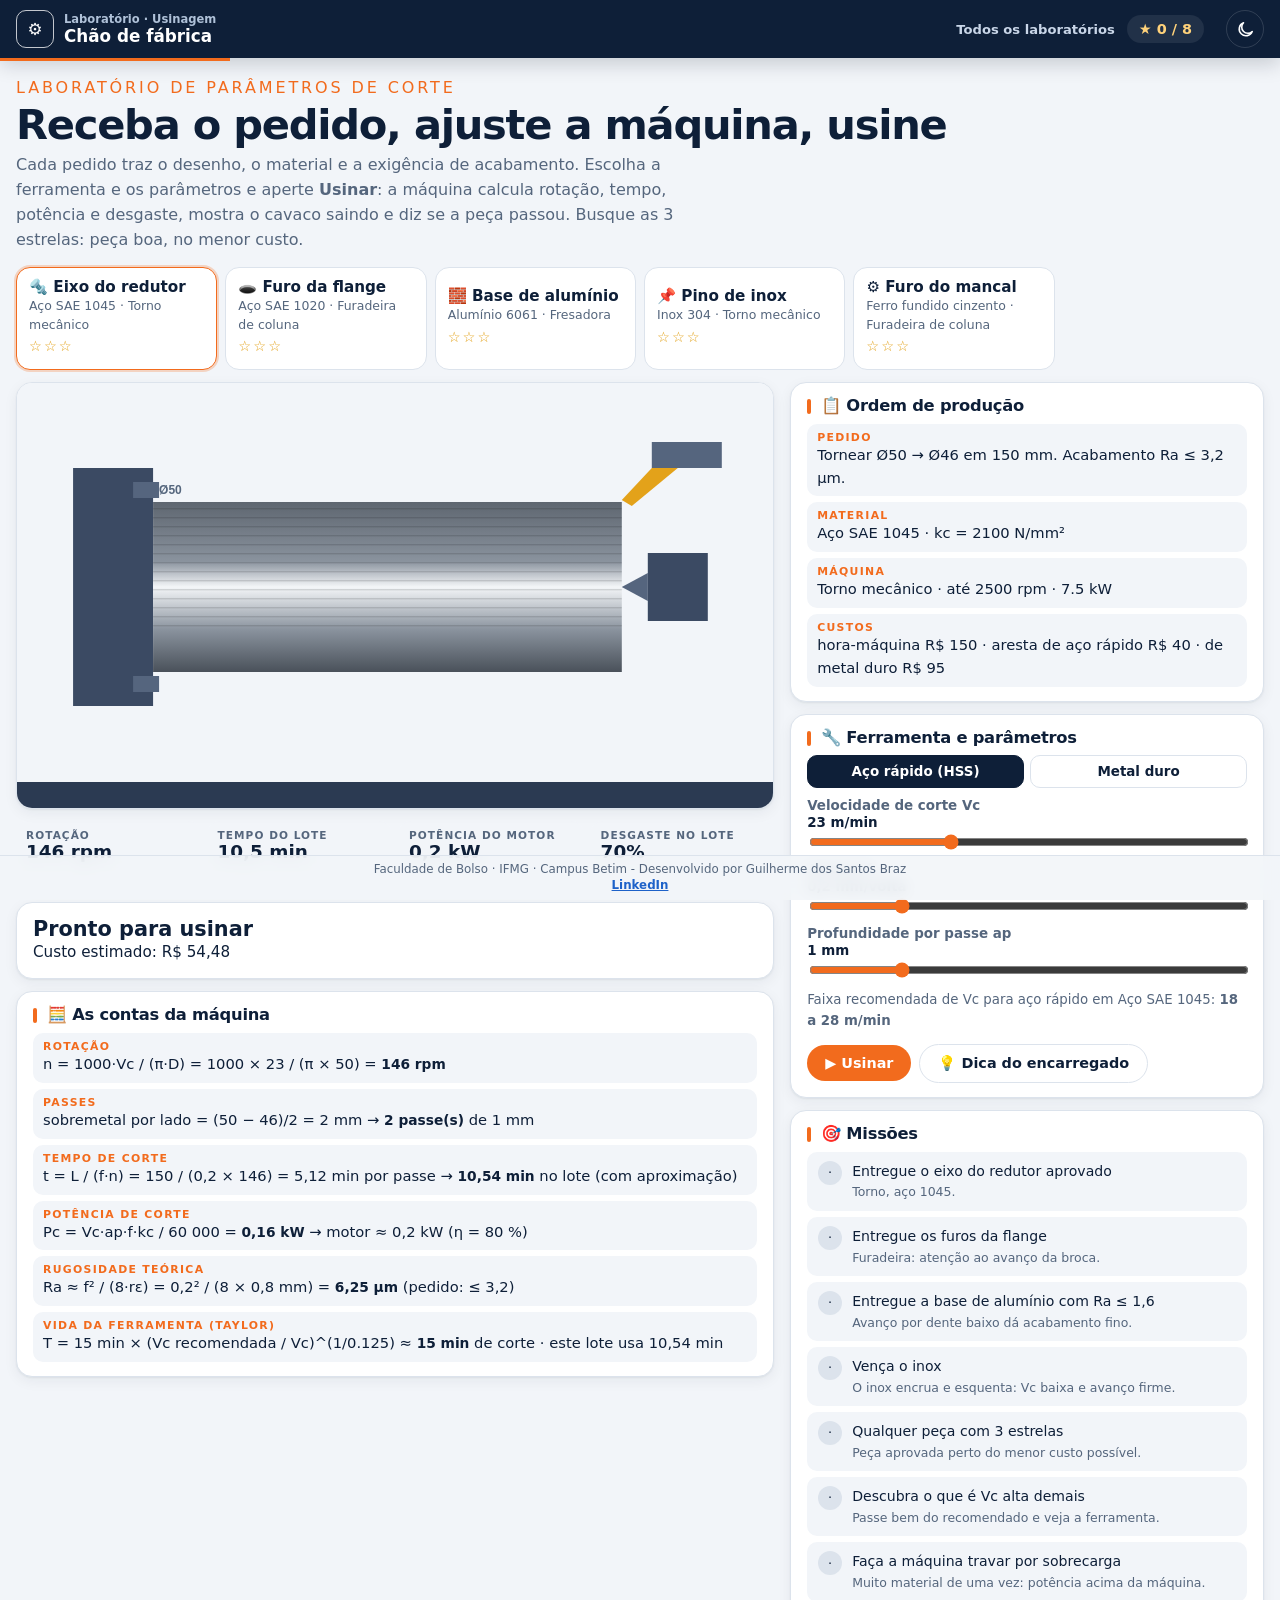
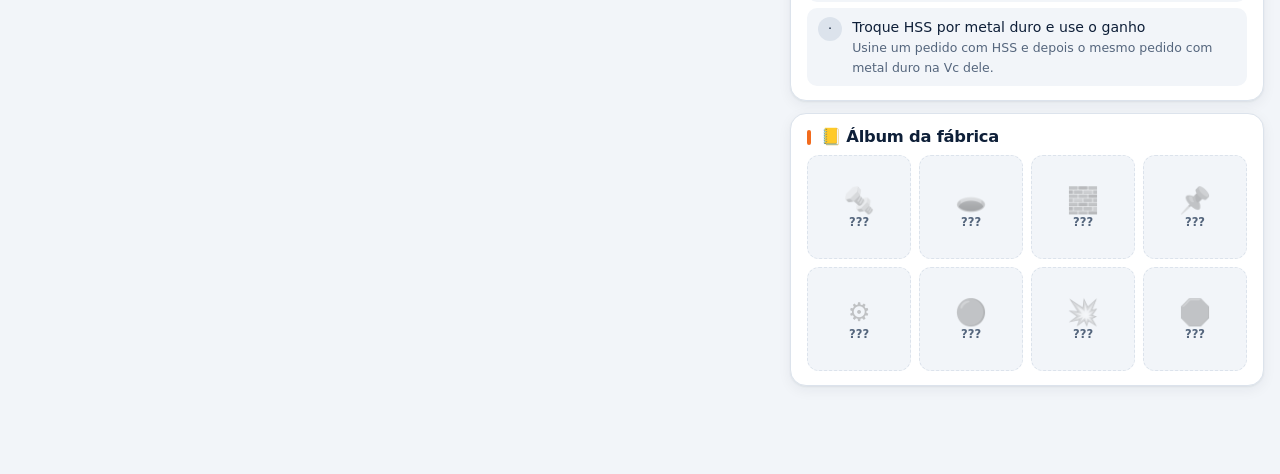
<file: labs/fabrica.html>
<!doctype html>
<html lang="pt-BR">
<head>
<meta charset="utf-8">
<meta http-equiv="Content-Security-Policy" content="default-src 'self'; script-src 'self' 'unsafe-inline' https://cdn.jsdelivr.net; style-src 'self' 'unsafe-inline' https://fonts.googleapis.com; font-src 'self' data: https://fonts.gstatic.com; img-src 'self' data: blob: https:; media-src 'self' data: blob: https:; connect-src 'self' https://*.supabase.co wss://*.supabase.co; frame-src https://open.spotify.com https://www.youtube.com; worker-src 'self' blob:; manifest-src 'self'; base-uri 'self'; form-action 'self'; object-src 'none'">
<meta name="viewport" content="width=device-width, initial-scale=1, viewport-fit=cover">
<title>Chão de fábrica · Laboratório de Usinagem</title>
<link rel="preconnect" href="https://fonts.googleapis.com">
<link rel="preconnect" href="https://fonts.gstatic.com" crossorigin>
<link rel="stylesheet" href="https://fonts.googleapis.com/css2?family=Plus+Jakarta+Sans:wght@500;600;700;800&amp;family=Inter:wght@400;500;600;700&amp;family=Caveat:wght@500;700&amp;display=swap">
<link rel="icon" type="image/png" href="../icons/logo-favicon-64.png">
<link rel="stylesheet" href="../css/fdb-v2.css">
<script src="../js/tema.js?v=1"></script>
<link rel="stylesheet" href="../css/lab.css">
<style>
#cv{aspect-ratio:16/9}
.jobs{display:grid;grid-template-columns:repeat(auto-fill,minmax(180px,1fr));gap:8px;margin-bottom:12px}
.job{text-align:left;border:1.5px solid var(--line);background:var(--sheet);border-radius:14px;padding:10px 12px;cursor:pointer;color:var(--ink);font:inherit}
.job.on{border-color:var(--c1);box-shadow:0 0 0 2px color-mix(in srgb,var(--c1) 25%,transparent)}
.job b{display:block;font:800 .95rem var(--f-disp)}.job small{display:block;color:var(--ink2);font-size:.78rem}.job .st{color:#E3A21A;font-size:.9rem;letter-spacing:2px}
.seg2{display:flex;gap:6px}.seg2 button{flex:1;font:700 .84rem var(--f-body);border:1.5px solid var(--line);background:var(--sheet);color:var(--ink);border-radius:10px;padding:8px;cursor:pointer}
.seg2 button.on{background:var(--navy);color:#fff;border-color:var(--navy)}
.kpi{display:grid;grid-template-columns:repeat(4,minmax(0,1fr));gap:8px}
@media (max-width:600px){.kpi{grid-template-columns:repeat(2,minmax(0,1fr))}}
.kpi div{background:var(--paper);border-radius:12px;padding:8px 10px}.kpi small{display:block;font:700 .66rem var(--f-body);letter-spacing:.1em;text-transform:uppercase;color:var(--ink2)}.kpi b{font:800 1.15rem var(--f-disp)}
.bar{height:8px;border-radius:4px;background:var(--line);overflow:hidden}.bar i{display:block;height:100%;background:var(--ok);transition:width .2s}
.bar.w i{background:var(--c1)}.bar.b i{background:var(--bad)}
.res{font-size:.95rem}.res .big{font:800 1.3rem var(--f-disp);display:block}.res .stars2{font-size:1.6rem;color:#E3A21A;letter-spacing:3px}
</style>
</head>
<body>
<header class="lh"><div class="lhin">
  <a class="lgo" href="../materias/usinagem/oficina-de-usinagem.html"><span class="s">⚙</span><span><small>Laboratório · Usinagem</small><b>Chão de fábrica</b></span></a>
  <span class="sp"></span><a href="../index.html#labs">Todos os laboratórios</a><span class="stars" id="stars"></span>
</div></header>
<main class="lab">
  <div class="lab-hero"><div><div class="eb">Laboratório de parâmetros de corte</div><h1>Receba o pedido, ajuste a máquina, usine</h1>
    <p>Cada pedido traz o desenho, o material e a exigência de acabamento. Escolha a ferramenta e os parâmetros e aperte <b>Usinar</b>: a máquina calcula rotação, tempo, potência e desgaste, mostra o cavaco saindo e diz se a peça passou. Busque as 3 estrelas: peça boa, no menor custo.</p></div></div>
  <div class="jobs" id="jobs"></div>
  <div class="grid2">
    <div style="display:grid;gap:12px">
      <div class="stage"><canvas id="cv" aria-label="Animação da usinagem"></canvas><div class="ov" id="ov"></div></div>
      <div class="kpi" id="kpi"></div>
      <div class="card res" id="res" aria-live="polite"></div>
      <div class="card"><h3>🧮 As contas da máquina</h3><div class="eqs" id="eqs"></div></div>
    </div>
    <div style="display:grid;gap:12px">
      <div class="card"><h3>📋 Ordem de produção</h3><div id="op"></div></div>
      <div class="card"><h3>🔧 Ferramenta e parâmetros</h3>
        <div class="seg2" id="tool"><button data-t="hss">Aço rápido (HSS)</button><button data-t="md">Metal duro</button></div>
        <div class="ctl" id="ctl" style="margin-top:10px"></div>
        <div class="row" style="margin-top:12px"><button class="btn or" id="go">▶ Usinar</button><button class="btn gh" id="dica">💡 Dica do encarregado</button></div>
        <div class="msg" id="dmsg" hidden></div>
      </div>
      <div class="card"><h3>🎯 Missões</h3><ul class="mis" id="mis"></ul></div>
      <div class="card"><h3>📒 Álbum da fábrica</h3><div class="album" id="alb"></div></div>
    </div>
  </div>
</main>
<footer class="ffix"><span>Faculdade de Bolso · IFMG · Campus Betim - Desenvolvido por Guilherme dos Santos Braz</span><a href="https://www.linkedin.com/in/guilherme-santos-66b8162a0" target="_blank" rel="noopener">LinkedIn</a></footer>
<script src="../js/lab-kit.js"></script>
<script>
'use strict';
const {$,nf,RM,css,tela,progresso,toast,confete,seta}=LAB;
/* materiais: kc (N/mm²) e Vc recomendada (m/min) por ferramenta */
const MAT={a1020:{n:'Aço SAE 1020',kc:1800,hss:[25,35],md:[180,260],cor:'#9AA3AD'},a1045:{n:'Aço SAE 1045',kc:2100,hss:[18,28],md:[150,220],cor:'#8A939E'},
  inox:{n:'Inox 304',kc:2500,hss:[12,20],md:[90,150],cor:'#C9CED6'},alu:{n:'Alumínio 6061',kc:700,hss:[80,140],md:[300,600],cor:'#D8DDE3'},fofo:{n:'Ferro fundido cinzento',kc:1100,hss:[15,25],md:[90,160],cor:'#6E747C'}};
const MAQ={torno:{n:'Torno mecânico',rpm:2500,kW:7.5},fura:{n:'Furadeira de coluna',rpm:2000,kW:2.2},fresa:{n:'Fresadora',rpm:4000,kW:5.5}};
const FER={hss:{n:'aço rápido',preco:40,ntay:.125,f:1},md:{n:'metal duro',preco:95,ntay:.25,f:1}};
const JOBS=[
 {id:'eixo',n:'Eixo do redutor',ic:'🔩',maq:'torno',mat:'a1045',D0:50,Df:46,L:150,Ra:3.2,q:1,desc:'Tornear Ø50 → Ø46 em 150 mm. Acabamento Ra ≤ 3,2 µm.'},
 {id:'furo',n:'Furo da flange',ic:'🕳️',maq:'fura',mat:'a1020',D:12,prof:25,Ra:6.3,q:8,desc:'8 furos Ø12 passantes em chapa de 25 mm.'},
 {id:'bloco',n:'Base de alumínio',ic:'🧱',maq:'fresa',mat:'alu',L:100,ae:60,ap:2,Df:50,z:4,Ra:1.6,q:1,desc:'Facear 100 × 60 mm, 2 mm de profundidade, fresa Ø50 com 4 insertos. Ra ≤ 1,6 µm.'},
 {id:'pino',n:'Pino de inox',ic:'📌',maq:'torno',mat:'inox',D0:30,Df:28,L:80,Ra:1.6,q:4,desc:'4 pinos: tornear Ø30 → Ø28 em 80 mm. Ra ≤ 1,6 µm.'},
 {id:'mancal',n:'Furo do mancal',ic:'⚙️',maq:'fura',mat:'fofo',D:20,prof:40,Ra:6.3,q:2,desc:'2 furos Ø20 × 40 mm em ferro fundido.'}];
const ALB=[['eixo','🔩','Eixo do redutor'],['furo','🕳️','Furo da flange'],['bloco','🧱','Base de alumínio'],['pino','📌','Pino de inox'],['mancal','⚙️','Furo do mancal'],['azul','🔵','Cavaco azul (corte quente)'],['quebra','💥','Ferramenta quebrada'],['trava','🛑','Máquina em sobrecarga']];
const MIS=[['f1','Entregue o eixo do redutor aprovado','Torno, aço 1045.',r=>r.job==='eixo'&&r.ok],['f2','Entregue os furos da flange','Furadeira: atenção ao avanço da broca.',r=>r.job==='furo'&&r.ok],
 ['f3','Entregue a base de alumínio com Ra ≤ 1,6','Avanço por dente baixo dá acabamento fino.',r=>r.job==='bloco'&&r.ok],['f4','Vença o inox','O inox encrua e esquenta: Vc baixa e avanço firme.',r=>r.job==='pino'&&r.ok],
 ['f5','Qualquer peça com 3 estrelas','Peça aprovada perto do menor custo possível.',r=>r.ok&&r.est===3],['f6','Descubra o que é Vc alta demais','Passe bem do recomendado e veja a ferramenta.',r=>r.vida<r.tc&&r.vcAlta],
 ['f7','Faça a máquina travar por sobrecarga','Muito material de uma vez: potência acima da máquina.',r=>r.trava],['f8','Troque HSS por metal duro e use o ganho','Usine um pedido com HSS e depois o mesmo pedido com metal duro na Vc dele.',r=>r.ok&&r.tool==='md'&&hssJa[r.job]&&r.vc>=MAT[r.matk].md[0]]];
const PR=progresso('fabrica',MIS.length); const hssJa={};
let job=JOBS[0], tool='hss', P={}, R=null, anim=null;
const T=tela($('cv'),16/9);
function parDef(){ const m=MAT[job.mat], r=m[tool]; const vc=Math.round((r[0]+r[1])/2);
  if(job.maq==='torno') return {vc,f:.2,ap:1}; if(job.maq==='fura') return {vc,f:.15}; return {vc,fz:.1} }
function montaCtl(){ P=P[job.id+tool]||parDef(); const m=MAT[job.mat]; const lim=tool==='md'?[20,Math.round(m.md[1]*1.8)]:[5,Math.round(m.hss[1]*2.2)];
  const it=[['vc','Velocidade de corte Vc',lim[0],lim[1],1,'m/min']];
  if(job.maq==='torno') it.push(['f','Avanço f',.05,.8,.01,'mm/volta'],['ap','Profundidade por passe ap',.25,4,.25,'mm']);
  if(job.maq==='fura') it.push(['f','Avanço f',.02,.6,.01,'mm/volta']);
  if(job.maq==='fresa') it.push(['fz','Avanço por dente fz',.02,.4,.01,'mm/dente']);
  $('ctl').innerHTML=it.map(([id,l,mi,ma,st,u])=>'<label>'+l+' <span class="v" id="v_'+id+'"></span><input type="range" id="p_'+id+'" min="'+mi+'" max="'+ma+'" step="'+st+'" value="'+P[id]+'"></label>').join('')+'<small style="color:var(--ink2)">Faixa recomendada de Vc para '+FER[tool].n+' em '+m.n+': <b>'+m[tool][0]+' a '+m[tool][1]+' m/min</b></small>';
  it.forEach(([id,,,,,u])=>{ const i=$('p_'+id); const up=()=>{ P[id]=+i.value; $('v_'+id).textContent=nf(+i.value)+' '+u; calc(false) }; i.oninput=up; $('v_'+id).textContent=nf(+i.value)+' '+u });
  document.querySelectorAll('#tool button').forEach(b=>b.classList.toggle('on',b.dataset.t===tool)); calc(false) }
/* modelo de corte */
function modelo(p){ const m=MAT[job.mat], M=MAQ[job.maq], F=FER[tool], r={job:job.id,tool,vc:p.vc,matk:job.mat,eq:[],avisos:[]}; const pi=Math.PI;
  let n, tc, Pc, Ra, D;
  if(job.maq==='torno'){ D=job.D0; const nid=1000*p.vc/(pi*D); n=Math.min(nid,M.rpm); if(nid>M.rpm) r.avisos.push('Rotação limitada a '+M.rpm+' rpm pela máquina: a Vc real ficou menor.');
    const rad=(job.D0-job.Df)/2, pas=Math.ceil(rad/p.ap-1e-9), apr=rad/pas; const tpas=job.L/(p.f*n); tc=(pas*tpas+pas*.15)*job.q; Pc=p.vc*apr*p.f*m.kc/60000; Ra=p.f*p.f/(8*.8)*1000;
    r.eq.push(['Rotação','n = 1000·Vc / (π·D) = 1000 × '+nf(p.vc)+' / (π × '+D+') = <b>'+nf(nid,0)+' rpm</b>'+(nid>M.rpm?' → limitada a '+M.rpm:'')],['Passes','sobremetal por lado = ('+job.D0+' − '+job.Df+')/2 = '+nf(rad)+' mm → <b>'+pas+' passe(s)</b> de '+nf(apr,2)+' mm'],
      ['Tempo de corte','t = L / (f·n) = '+job.L+' / ('+nf(p.f)+' × '+nf(n,0)+') = '+nf(tpas,2)+' min por passe → <b>'+nf(tc,2)+' min</b> no lote (com aproximação)'],
      ['Potência de corte','Pc = Vc·ap·f·kc / 60 000 = <b>'+nf(Pc,2)+' kW</b> → motor ≈ '+nf(Pc/.8,2)+' kW (η = 80 %)'],['Rugosidade teórica','Ra ≈ f² / (8·rε) = '+nf(p.f)+'² / (8 × 0,8 mm) = <b>'+nf(Ra,2)+' µm</b> (pedido: ≤ '+nf(job.Ra)+')']);
    r.quebra=p.f>(tool==='md'?.6:.45)||p.ap>(tool==='md'?4:3) }
  if(job.maq==='fura'){ D=job.D; const nid=1000*p.vc/(pi*D); n=Math.min(nid,M.rpm); if(nid>M.rpm) r.avisos.push('Rotação limitada a '+M.rpm+' rpm.');
    const vf=p.f*n, Lp=job.prof+.3*D; tc=(Lp/vf+.1)*job.q; Pc=p.vc*D*p.f*m.kc/240000; Ra=p.f*20;
    r.eq.push(['Rotação','n = 1000·Vc / (π·D) = <b>'+nf(nid,0)+' rpm</b>'+(nid>M.rpm?' → limitada':'')],['Velocidade de avanço','vf = f·n = '+nf(p.f)+' × '+nf(n,0)+' = <b>'+nf(vf,0)+' mm/min</b>'],
      ['Tempo','t = (prof + 0,3·D) / vf = ('+job.prof+' + '+nf(.3*D,1)+') / '+nf(vf,0)+' = '+nf(Lp/vf,2)+' min por furo → <b>'+nf(tc,2)+' min</b> nos '+job.q+' furos'],['Potência','Pc = Vc·D·f·kc / 240 000 = <b>'+nf(Pc,2)+' kW</b>']);
    r.quebra=p.f>.025*D+.05 }
  if(job.maq==='fresa'){ D=job.Df; const nid=1000*p.vc/(pi*D); n=Math.min(nid,M.rpm); if(nid>M.rpm) r.avisos.push('Rotação limitada a '+M.rpm+' rpm.');
    const vf=p.fz*job.z*n; tc=((job.L+D)/vf+.1)*job.q; Pc=job.ap*job.ae*vf*m.kc/60e6; Ra=p.fz*p.fz/(8*.8)*1000*.6;
    r.eq.push(['Rotação','n = 1000·Vc / (π·D) = <b>'+nf(nid,0)+' rpm</b>'],['Avanço da mesa','vf = fz · z · n = '+nf(p.fz)+' × '+job.z+' × '+nf(n,0)+' = <b>'+nf(vf,0)+' mm/min</b>'],
      ['Tempo','t = (L + D) / vf = ('+job.L+' + '+D+') / '+nf(vf,0)+' = <b>'+nf(tc,2)+' min</b>'],['Potência','Pc = ap·ae·vf·kc / 60·10⁶ = <b>'+nf(Pc,2)+' kW</b>'],['Rugosidade','Ra ≈ <b>'+nf(Ra,2)+' µm</b> (pedido: ≤ '+nf(job.Ra)+')']);
    r.quebra=p.fz>.3 }
  const vcr=p.vc*(n/(1000*p.vc/(pi*D))), rec=m[tool], vref=(rec[0]+rec[1])/2; r.vida=15*Math.pow(vref/Math.max(vcr,1),1/F.ntay); r.tc=tc; r.vcAlta=vcr>rec[1]*1.25;
  r.eq.push(['Vida da ferramenta (Taylor)','T = 15 min × (Vc recomendada / Vc)^(1/'+F.ntay+') ≈ <b>'+(r.vida>999?'> 999':nf(r.vida,1))+' min</b> de corte · este lote usa '+nf(tc,2)+' min']);
  r.trava=Pc/.8>M.kW; r.Ra=Ra; r.n=n; r.Pc=Pc;
  const usoF=Math.min(3,tc/r.vida); r.custo=tc/60*150+usoF*F.preco+(r.vida<tc?F.preco*Math.ceil(tc/r.vida-1):0);
  r.ok=!r.trava&&!r.quebra&&Ra<=job.Ra+1e-9&&r.vida>=tc*.999&&vcr>=rec[0]*.6;
  if(vcr<rec[0]*.6) r.avisos.push('Vc muito baixa: forma aresta postiça e o acabamento rasga.');
  return r }
function otimo(){ let best=Infinity; const M=MAQ[job.maq], m=MAT[job.mat][tool]; for(let vc=m[0]*.6;vc<=m[1]*1.8;vc+=(m[1]-m[0])/20){
    const fs=job.maq==='fresa'?[...Array(19)].map((_,i)=>.02+i*.02):[...Array(30)].map((_,i)=>.03+i*.02);
    for(const f of fs){ for(const ap of (job.maq==='torno'?[.5,1,1.5,2,2.5,3,3.5,4]:[1])){ const p=job.maq==='fresa'?{vc,fz:f}:{vc,f,ap}; const r=modelo(p); if(r.ok&&r.custo<best) best=r.custo } } } return best }
function calc(final){ R=modelo(P); const ob=otimo(); R.est=R.ok?(R.custo<=ob*1.2?3:R.custo<=ob*1.6?2:1):0; R.otimo=ob;
  $('eqs').innerHTML=R.eq.map(([k,v])=>'<div><span class="k">'+k+'</span>'+v+'</div>').join('');
  const pw=Math.min(100,R.Pc/.8/MAQ[job.maq].kW*100), vw=Math.min(100,R.tc/R.vida*100);
  $('kpi').innerHTML='<div><small>Rotação</small><b>'+nf(R.n,0)+' rpm</b></div><div><small>Tempo do lote</small><b>'+nf(R.tc,1)+' min</b></div><div><small>Potência do motor</small><b>'+nf(R.Pc/.8,2)+' kW</b><div class="bar '+(pw>=100?'b':pw>80?'w':'')+'"><i style="width:'+pw+'%"></i></div></div><div><small>Desgaste no lote</small><b>'+nf(vw,0)+'%</b><div class="bar '+(vw>=100?'b':vw>70?'w':'')+'"><i style="width:'+vw+'%"></i></div></div>';
  if(!final){ $('res').innerHTML='<span class="big">Pronto para usinar</span>Custo estimado: R$ '+nf(R.custo,2)+(R.avisos.length?'<div class="msg">⚠ '+R.avisos.join('<br>⚠ ')+'</div>':''); return } }
function resultado(){ const r=R; let t, cls='';
  if(r.trava){ t='🛑 A máquina travou: sobrecarga'; cls='bad' } else if(r.quebra){ t='💥 A ferramenta quebrou'; cls='bad' } else if(r.vida<r.tc){ t='🔥 A ferramenta gastou antes de terminar'; cls='bad' } else if(r.Ra>job.Ra){ t='📏 Acabamento reprovado'; cls='bad' } else if(!r.ok){ t='⚠ Peça com defeito'; cls='bad' } else t='✅ Peça aprovada!';
  const why=r.trava?'O motor precisaria de '+nf(r.Pc/.8,2)+' kW e a máquina só tem '+MAQ[job.maq].kW+' kW. Diminua ap ou o avanço.':r.quebra?'Avanço (ou profundidade) acima do que a ferramenta aguenta.':r.vida<r.tc?'Com essa Vc a aresta dura só '+nf(r.vida,1)+' min e o lote pede '+nf(r.tc,1)+' min. Baixe a Vc ou troque de ferramenta.':r.Ra>job.Ra?'Ra = '+nf(r.Ra,2)+' µm, o pedido exige ≤ '+nf(job.Ra)+'. Diminua o avanço.':!r.ok?'Vc baixa demais: rasgou o acabamento.':'Custo R$ '+nf(r.custo,2)+' (o melhor possível seria R$ '+nf(r.otimo,2)+').';
  $('res').innerHTML='<span class="big">'+t+'</span>'+(r.ok?'<span class="stars2">'+'★'.repeat(r.est)+'☆'.repeat(3-r.est)+'</span><br>':'')+why+(r.avisos.length?'<div class="msg">⚠ '+r.avisos.join('<br>⚠ ')+'</div>':'');
  if(r.ok){ const k='lab-fab-best-'+job.id; let b=0; try{ b=+localStorage.getItem(k)||0 }catch(e){} if(r.est>b){ try{ localStorage.setItem(k,r.est) }catch(e){} } if(PR.album(job.id)){ toast('📒 Nova peça no álbum: '+job.n); drawAlb() } }
  if(r.vcAlta&&MAT[job.mat].kc>=1800&&tool==='md'&&!r.trava) if(PR.album('azul')){ toast('📒 Cavaco azul: o aço esquentou acima de 300 °C'); drawAlb() }
  if(r.quebra&&PR.album('quebra')){ toast('📒 Álbum: ferramenta quebrada'); drawAlb() } if(r.trava&&PR.album('trava')){ toast('📒 Álbum: máquina em sobrecarga'); drawAlb() }
  if(tool==='hss') hssJa[job.id]=1;
  MIS.forEach(([id,,,f])=>{ if(!PR.P.mis[id]&&f(r)){ PR.missao(id); toast('🎯 Missão cumprida!'); confete(); drawMis() } }); drawJobs() }
/* animação */
function chipCor(){ const r=R, m=MAT[job.mat]; if(job.mat==='alu') return '#D8DDE3'; if(job.mat==='fofo') return '#555'; const q=r.vc/m[tool][1]; return tool==='md'&&q>1.05?'#3A5BD0':tool==='md'&&q>.75?'#C8A040':'#9AA3AD' }
function desenha(prog,t){ const {W,H}=T.fit(), x=T.x, m=MAT[job.mat]; x.clearRect(0,0,W,H); x.fillStyle=css('--paper'); x.fillRect(0,0,W,H);
  x.fillStyle='#2B3A52'; x.fillRect(0,H-26,W,26);
  if(job.maq==='torno'){ const cy=H*.48, x0=W*.18, Lp=W*.62, r0=Math.min(H*.2,job.D0*2.2), rf=r0*job.Df/job.D0;
    x.fillStyle='#3B4A63'; x.fillRect(x0-80,cy-r0-34,80,(r0+34)*2); x.fillStyle='#55657E'; [-1,1].forEach(s=>x.fillRect(x0-20,cy+s*(r0+4)-(s>0?0:16),26,16));
    const cut=x0+Lp*(1-prog), cil=(r)=>{ const g=x.createLinearGradient(0,cy-r,0,cy+r); g.addColorStop(0,'#5E6670'); g.addColorStop(.35,m.cor); g.addColorStop(.5,'#F4F6F8'); g.addColorStop(.75,m.cor); g.addColorStop(1,'#4A515A'); return g };
    x.fillStyle=cil(r0); x.fillRect(x0,cy-r0,cut-x0,r0*2); x.fillStyle=cil(rf); x.fillRect(cut,cy-rf,x0+Lp-cut,rf*2);
    x.fillStyle='#55657E'; x.beginPath(); x.moveTo(x0+Lp,cy); x.lineTo(x0+Lp+26,cy-14); x.lineTo(x0+Lp+26,cy+14); x.fill(); x.fillStyle='#3B4A63'; x.fillRect(x0+Lp+26,cy-34,60,68);
    x.font='700 12px Inter,sans-serif'; x.fillStyle=css('--ink2'); x.textAlign='left'; x.fillText('Ø'+job.D0,x0+6,cy-r0-8); if(prog>0) x.fillText('Ø'+job.Df,x0+Lp-40,cy-rf-8);
    x.strokeStyle='rgba(0,0,0,.18)'; for(let i=0;i<14;i++){ const yy=cy-rf+((i*9+t*40*(R?R.n/1000:1))%(rf*2)); x.beginPath(); x.moveTo(x0,yy); x.lineTo(x0+Lp,yy); x.stroke() }
    x.fillStyle='#E3A21A'; x.beginPath(); x.moveTo(cut,cy-r0-2); x.lineTo(cut+30,cy-r0-34); x.lineTo(cut+56,cy-r0-34); x.lineTo(cut+10,cy-r0+4); x.fill(); x.fillStyle='#55657E'; x.fillRect(cut+30,cy-r0-60,70,26);
    return {cx:cut+4,cy:cy-r0} }
  if(job.maq==='fura'){ const cx=W*.5, top=H*.35, esp=H*.42, Dp=Math.max(14,job.D*2.2), dep=prog*esp;
    x.fillStyle=m.cor; x.fillRect(W*.15,top,W*.7,esp); x.fillStyle=css('--paper'); x.fillRect(cx-Dp/2,top,Dp,dep);
    x.fillStyle='#55657E'; x.fillRect(cx-30,20,60,top-50); x.save(); x.beginPath(); x.rect(cx-Dp/2-2,0,Dp+4,top+dep+Dp*.3); x.clip(); x.fillStyle='#C9CED6'; x.fillRect(cx-Dp/2,top-40,Dp,40+dep);
    x.strokeStyle='#7E8796'; x.lineWidth=2; for(let k=0;k<8;k++){ const yy=(top-40+((k*18+t*120)%(40+dep+30))); x.beginPath(); x.moveTo(cx-Dp/2,yy); x.lineTo(cx+Dp/2,yy+10); x.stroke() } x.restore();
    x.fillStyle='#C9CED6'; x.beginPath(); x.moveTo(cx-Dp/2,top+dep); x.lineTo(cx,top+dep+Dp*.3); x.lineTo(cx+Dp/2,top+dep); x.fill(); return {cx:cx,cy:top} }
  const top=H*.45, w=W*.6, x0=W*.2, Dm=Math.min(110,job.Df*1.6), mx=x0-Dm/2+(w+Dm)*prog;
  x.fillStyle=m.cor; x.fillRect(x0,top,w,H*.3); x.fillStyle='rgba(255,255,255,.35)'; x.fillRect(x0,top,Math.max(0,mx-x0),6);
  x.fillStyle='#55657E'; x.fillRect(mx-Dm/2,top-48,Dm,40); x.fillRect(mx-18,20,36,top-68); x.fillStyle='#E3A21A'; for(let k=0;k<job.z;k++){ const a=t*10+k*2*Math.PI/job.z; x.fillRect(mx+Math.cos(a)*Dm*.42-5,top-14,10,10) }
  return {cx:mx,cy:top} }
let chips=[];
function usinar(){ calc(true); cancelAnimationFrame(anim); const t0=performance.now(), dur=RM?50:3200; chips=[]; $('go').disabled=true;
  const falha=R.trava?.18:R.quebra?.35:R.vida<R.tc?Math.max(.15,R.vida/R.tc):1;
  const loop=now=>{ const k=Math.min(1,(now-t0)/dur), prog=Math.min(k,falha), t=(now-t0)/1000; const tip=desenha(prog,t);
    if(k<falha){ for(let i=0;i<3;i++) chips.push({x:tip.cx,y:tip.cy,vx:(Math.random()*3+1)*(job.maq==='torno'?1:Math.random()<.5?-1:1),vy:-Math.random()*4-1,l:40}) }
    const x=T.x; chips=chips.filter(c=>c.l-->0); chips.forEach(c=>{ c.vy+=.25; c.x+=c.vx; c.y+=c.vy; x.strokeStyle=chipCor(); x.lineWidth=2; x.beginPath(); x.arc(c.x,c.y,3,0,4); x.stroke() });
    if(k>=falha&&falha<1){ x.fillStyle='rgba(199,58,44,.18)'; x.fillRect(0,0,T.W,T.H); x.font='800 28px Inter,sans-serif'; x.fillStyle='#C73A2C'; x.textAlign='center'; x.fillText(R.trava?'SOBRECARGA':R.quebra?'QUEBROU!':'FERRAMENTA GASTA',T.W/2,50) }
    $('ov').innerHTML='<span class="chip">'+MAQ[job.maq].n+'</span><span class="chip">'+nf(R.n,0)+' rpm</span><span class="chip">'+nf(prog*R.tc,1)+' / '+nf(R.tc,1)+' min</span>';
    if(k<1) anim=requestAnimationFrame(loop); else { $('go').disabled=false; resultado() } };
  anim=requestAnimationFrame(loop) }
/* interface */
function drawJobs(){ $('jobs').innerHTML=JOBS.map(j=>{ let b=0; try{ b=+localStorage.getItem('lab-fab-best-'+j.id)||0 }catch(e){} return '<button class="job'+(j===job?' on':'')+'" data-j="'+j.id+'"><b>'+j.ic+' '+j.n+'</b><small>'+MAT[j.mat].n+' · '+MAQ[j.maq].n+'</small><span class="st">'+'★'.repeat(b)+'☆'.repeat(3-b)+'</span></button>' }).join('');
  document.querySelectorAll('.job').forEach(b=>b.onclick=()=>{ job=JOBS.find(j=>j.id===b.dataset.j); P={}; drawJobs(); op(); montaCtl(); desenha(0,0) }) }
function op(){ const m=MAT[job.mat], M=MAQ[job.maq]; $('op').innerHTML='<div class="eqs"><div><span class="k">Pedido</span>'+job.desc+'</div><div><span class="k">Material</span>'+m.n+' · kc = '+m.kc+' N/mm²</div><div><span class="k">Máquina</span>'+M.n+' · até '+M.rpm+' rpm · '+M.kW+' kW</div><div><span class="k">Custos</span>hora-máquina R$ 150 · aresta de '+FER.hss.n+' R$ '+FER.hss.preco+' · de '+FER.md.n+' R$ '+FER.md.preco+'</div></div>' }
document.querySelectorAll('#tool button').forEach(b=>b.onclick=()=>{ tool=b.dataset.t; P={}; montaCtl() });
$('go').onclick=usinar;
$('dica').onclick=()=>{ const m=MAT[job.mat][tool], d=$('dmsg'); d.hidden=false; d.innerHTML='💡 '+(job.maq==='torno'?'Desbaste com ap grande e avanço médio; o acabamento manda no avanço: Ra ≈ f²/(8·rε). ':job.maq==='fura'?'Broca: avanço ≈ 1 a 2 % do diâmetro por volta. ':'Fresa: o acabamento depende do avanço por dente; potência depende de ap × ae × vf. ')+'Comece no meio da faixa de Vc ('+m[0]+'–'+m[1]+' m/min) e veja a vida da ferramenta.' };
function drawMis(){ $('mis').innerHTML=MIS.map(([id,t,d])=>'<li class="'+(PR.P.mis[id]?'ok':'')+'"><span class="st">'+(PR.P.mis[id]?'✓':'·')+'</span><span>'+t+'<small>'+(PR.P.mis[id]?'cumprida':d)+'</small></span></li>').join('') }
function drawAlb(){ $('alb').innerHTML=ALB.map(([k,e,t])=>'<div class="it'+(PR.P.album[k]?' on':'')+'"><span><span class="e">'+e+'</span>'+(PR.P.album[k]?t:'???')+'</span></div>').join('') }
addEventListener('resize',()=>desenha(0,0));
drawJobs(); op(); montaCtl(); drawMis(); drawAlb(); desenha(0,0);
</script>
</body>
</html>
</file>
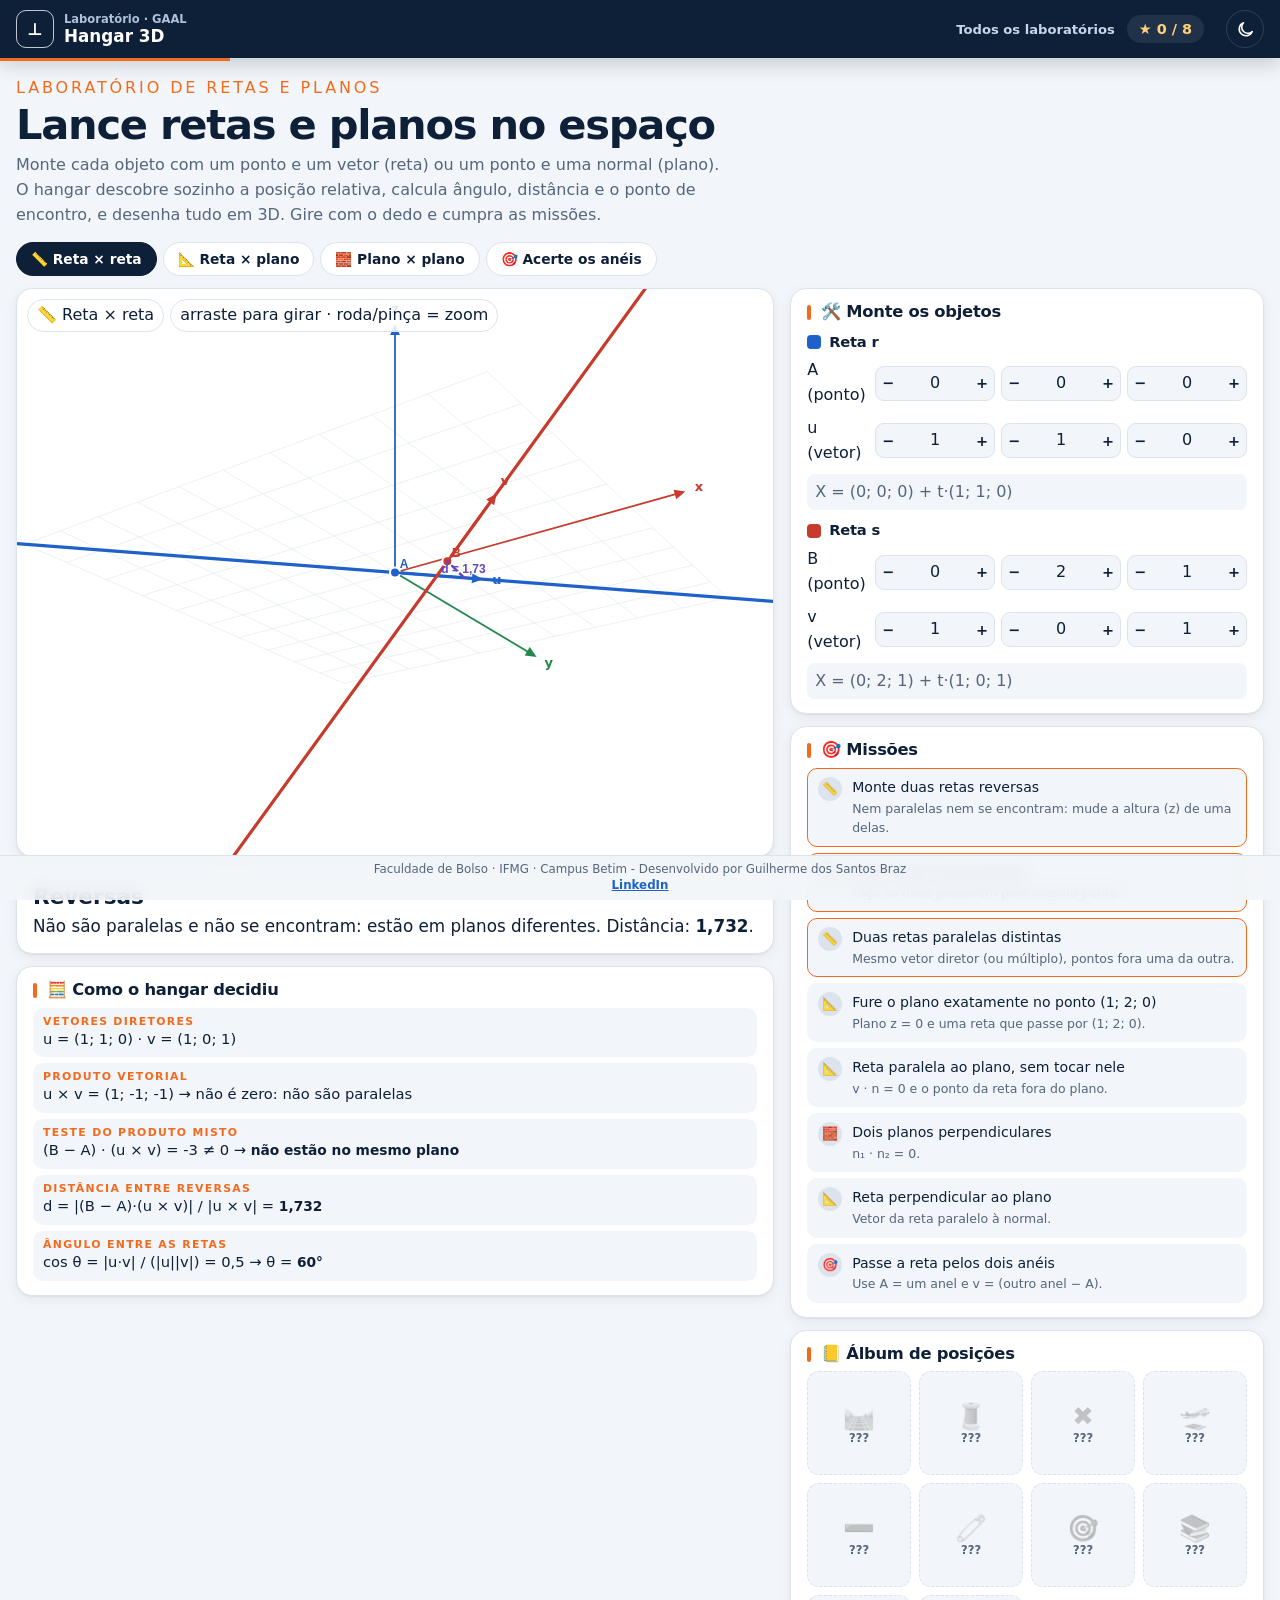
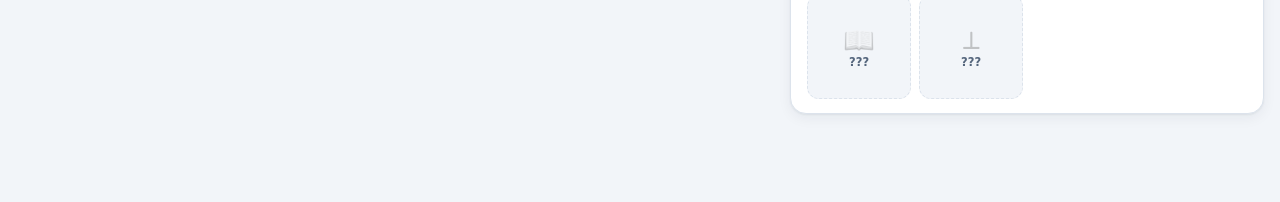
<file: labs/hangar.html>
<!doctype html>
<html lang="pt-BR">
<head>
<meta charset="utf-8">
<meta http-equiv="Content-Security-Policy" content="default-src 'self'; script-src 'self' 'unsafe-inline' https://cdn.jsdelivr.net; style-src 'self' 'unsafe-inline' https://fonts.googleapis.com; font-src 'self' data: https://fonts.gstatic.com; img-src 'self' data: blob: https:; media-src 'self' data: blob: https:; connect-src 'self' https://*.supabase.co wss://*.supabase.co; frame-src https://open.spotify.com https://www.youtube.com; worker-src 'self' blob:; manifest-src 'self'; base-uri 'self'; form-action 'self'; object-src 'none'">
<meta name="viewport" content="width=device-width, initial-scale=1, viewport-fit=cover">
<title>Hangar 3D · Laboratório de GAAL</title>
<link rel="preconnect" href="https://fonts.googleapis.com">
<link rel="preconnect" href="https://fonts.gstatic.com" crossorigin>
<link rel="stylesheet" href="https://fonts.googleapis.com/css2?family=Plus+Jakarta+Sans:wght@500;600;700;800&amp;family=Inter:wght@400;500;600;700&amp;family=Caveat:wght@500;700&amp;display=swap">
<link rel="icon" type="image/png" href="../icons/logo-favicon-64.png">
<link rel="stylesheet" href="../css/fdb-v2.css">
<script src="../js/tema.js?v=1"></script>
<link rel="stylesheet" href="../css/lab.css">
<style>
#cv{aspect-ratio:4/3;cursor:grab}
.obj{display:grid;gap:8px}
.obj h4{font-size:.92rem;display:flex;align-items:center;gap:8px;margin:4px 0 0}
.obj h4 i{width:14px;height:14px;border-radius:4px;display:inline-block}
.vec{display:grid;grid-template-columns:62px repeat(3,minmax(0,1fr));gap:6px;align-items:center;font:600 .82rem var(--f-mono)}
.st3{display:grid;grid-template-columns:24px 1fr 24px;border:1px solid var(--line);border-radius:9px;overflow:hidden;background:var(--paper)}
.st3 button{border:0;background:transparent;color:var(--ink);font:800 .9rem var(--f-body);cursor:pointer;padding:4px 0}
.st3 button:hover{background:var(--line)}
.st3 span{text-align:center;font:700 .9rem var(--f-mono);padding:4px 0}
.eqn{font:600 .84rem var(--f-mono);color:var(--ink2);background:var(--paper);border-radius:8px;padding:6px 8px}
.res{font-size:1.05rem}.res b.big{display:block;font:800 1.35rem var(--f-disp);margin-bottom:4px}
</style>
</head>
<body>
<header class="lh"><div class="lhin">
  <a class="lgo" href="../materias/gaal/oficina-de-gaal.html"><span class="s">⊥</span><span><small>Laboratório · GAAL</small><b>Hangar 3D</b></span></a>
  <span class="sp"></span><a href="../index.html#labs">Todos os laboratórios</a><span class="stars" id="stars"></span>
</div></header>
<main class="lab">
  <div class="lab-hero"><div><div class="eb">Laboratório de retas e planos</div><h1>Lance retas e planos no espaço</h1>
    <p>Monte cada objeto com um ponto e um vetor (reta) ou um ponto e uma normal (plano). O hangar descobre sozinho a posição relativa, calcula ângulo, distância e o ponto de encontro, e desenha tudo em 3D. Gire com o dedo e cumpra as missões.</p></div></div>
  <div class="tabs" id="modos" role="tablist"></div>
  <div class="grid2">
    <div style="display:grid;gap:12px">
      <div class="stage"><canvas id="cv" aria-label="Cena 3D. Arraste para girar."></canvas><div class="ov" id="ov"></div></div>
      <div class="card res" id="res" aria-live="polite"></div>
      <div class="card"><h3>🧮 Como o hangar decidiu</h3><div class="eqs" id="eqs"></div></div>
    </div>
    <div style="display:grid;gap:12px">
      <div class="card"><h3>🛠️ Monte os objetos</h3><div class="obj" id="obj"></div></div>
      <div class="card"><h3>🎯 Missões</h3><ul class="mis" id="mis"></ul></div>
      <div class="card"><h3>📒 Álbum de posições</h3><div class="album" id="alb"></div></div>
    </div>
  </div>
</main>
<footer class="ffix"><span>Faculdade de Bolso · IFMG · Campus Betim - Desenvolvido por Guilherme dos Santos Braz</span><a href="https://www.linkedin.com/in/guilherme-santos-66b8162a0" target="_blank" rel="noopener">LinkedIn</a></footer>
<script src="../js/lab-kit.js"></script>
<script>
'use strict';
const {$,nf,RM,css,tela,progresso,toast,confete,seta}=LAB;
/* vetores */
const sub=(a,b)=>a.map((v,i)=>v-b[i]), add=(a,b)=>a.map((v,i)=>v+b[i]), mul=(a,k)=>a.map(v=>v*k), dot=(a,b)=>a[0]*b[0]+a[1]*b[1]+a[2]*b[2];
const crs=(a,b)=>[a[1]*b[2]-a[2]*b[1],a[2]*b[0]-a[0]*b[2],a[0]*b[1]-a[1]*b[0]], len=a=>Math.hypot(...a), zero=a=>len(a)<1e-9;
const vf=a=>'('+a.map(v=>nf(v,2)).join('; ')+')';
const COR={r:'#1E62C9',s:'#C73A2C',p:'#F26B1D',q:'#22884A'};
const MODOS={rr:['📏 Reta × reta',['r','s']],rp:['📐 Reta × plano',['r','p']],pp:['🧱 Plano × plano',['p','q']],alvo:['🎯 Acerte os anéis',['r']]};
const ANEIS=[[-2,1,3],[2,3,-1]];
let modo='rr', O={r:{P:[0,0,0],v:[1,1,0]},s:{P:[0,2,1],v:[1,0,1]},p:{P:[0,0,0],v:[0,0,1]},q:{P:[0,0,0],v:[1,0,0]}};
const ALB=[['par','🛤️','Retas paralelas'],['coi','🧵','Retas coincidentes'],['con','✖️','Retas concorrentes'],['rev','🛫','Retas reversas'],['rpar','➖','Reta paralela ao plano'],['rcon','🧷','Reta contida no plano'],['rfura','🎯','Reta fura o plano'],['ppar','📚','Planos paralelos'],['pcor','📖','Planos que se cortam'],['perp','⟂','Algo perpendicular']];
const MIS=[['h1','rr','Monte duas retas reversas','Nem paralelas nem se encontram: mude a altura (z) de uma delas.',a=>a.tipo==='rev'],
 ['h2','rr','Duas retas concorrentes','Faça as duas passarem pelo mesmo ponto.',a=>a.tipo==='con'],
 ['h3','rr','Duas retas paralelas distintas','Mesmo vetor diretor (ou múltiplo), pontos fora uma da outra.',a=>a.tipo==='par'],
 ['h4','rp','Fure o plano exatamente no ponto (1; 2; 0)','Plano z = 0 e uma reta que passe por (1; 2; 0).',a=>a.tipo==='rfura'&&a.pt&&len(sub(a.pt,[1,2,0]))<1e-6],
 ['h5','rp','Reta paralela ao plano, sem tocar nele','v · n = 0 e o ponto da reta fora do plano.',a=>a.tipo==='rpar'],
 ['h6','pp','Dois planos perpendiculares','n₁ · n₂ = 0.',a=>a.tipo==='pcor'&&Math.abs(a.cos)<1e-9],
 ['h7','rp','Reta perpendicular ao plano','Vetor da reta paralelo à normal.',a=>a.tipo==='rfura'&&Math.abs(a.sen-1)<1e-9],
 ['h8','alvo','Passe a reta pelos dois anéis','Use A = um anel e v = (outro anel − A).',a=>a.alvo]];
const PR=progresso('hangar',MIS.length);
/* ---------- análise ---------- */
function analisar(){ const r=O.r, s=O.s, p=O.p, q=O.q, a={eq:[]};
  if(modo==='rr'){ const w=sub(s.P,r.P), c=crs(r.v,s.v); a.cos=Math.abs(dot(r.v,s.v))/(len(r.v)*len(s.v));
    a.eq.push(['Vetores diretores','u = '+vf(r.v)+' · v = '+vf(s.v)],['Produto vetorial','u × v = '+vf(c)+(zero(c)?' → <b>zero: são paralelos</b>':' → não é zero: não são paralelas')]);
    if(zero(c)){ const d=len(crs(w,r.v))/len(r.v); if(d<1e-9){ a.tipo='coi'; a.eq.push(['Ponto de s em r?','B − A = '+vf(w)+' é paralelo a u → <b>coincidentes</b> (a mesma reta)']) } else { a.tipo='par'; a.dist=d; a.eq.push(['Distância entre as paralelas','d = |(B − A) × u| / |u| = <b>'+nf(d,3)+'</b>']) } }
    else { const m=dot(w,c); a.eq.push(['Teste do produto misto','(B − A) · (u × v) = '+nf(m,3)+(Math.abs(m)<1e-9?' = 0 → <b>coplanares</b>':' ≠ 0 → <b>não estão no mesmo plano</b>')]);
      if(Math.abs(m)<1e-9){ a.tipo='con'; const t=dot(crs(w,s.v),c)/dot(c,c); a.pt=add(r.P,mul(r.v,t)); a.eq.push(['Ponto de encontro','I = A + t·u com t = '+nf(t,3)+' → <b>'+vf(a.pt)+'</b>']) }
      else { a.tipo='rev'; a.dist=Math.abs(m)/len(c); const t=dot(crs(w,s.v),c)/dot(c,c), u2=dot(crs(w,r.v),c)/dot(c,c); a.p1=add(r.P,mul(r.v,t)); a.p2=add(s.P,mul(s.v,u2)); a.eq.push(['Distância entre reversas','d = |(B − A)·(u × v)| / |u × v| = <b>'+nf(a.dist,3)+'</b>']) } }
    a.eq.push(['Ângulo entre as retas','cos θ = |u·v| / (|u||v|) = '+nf(a.cos,3)+' → θ = <b>'+nf(Math.acos(Math.min(1,a.cos))*180/Math.PI,1)+'°</b>']) }
  if(modo==='rp'){ const n=p.v, un=dot(r.v,n); a.sen=Math.abs(un)/(len(r.v)*len(n)); const d0=dot(sub(r.P,p.P),n);
    a.eq.push(['Plano','π: '+planoEq(p)],['Teste v · n','v · n = '+nf(un,3)+(Math.abs(un)<1e-9?' = 0 → a reta é <b>paralela</b> ao plano (ou está dentro dele)':' ≠ 0 → a reta <b>fura</b> o plano')]);
    if(Math.abs(un)<1e-9){ if(Math.abs(d0)<1e-9){ a.tipo='rcon'; a.eq.push(['O ponto A está no plano?','n · (A − P₀) = 0 → <b>reta contida no plano</b>']) } else { a.tipo='rpar'; a.dist=Math.abs(d0)/len(n); a.eq.push(['Distância reta–plano','d = |n · (A − P₀)| / |n| = <b>'+nf(a.dist,3)+'</b>']) } }
    else { a.tipo='rfura'; const t=-d0/un; a.pt=add(r.P,mul(r.v,t)); a.eq.push(['Ponto de interseção','substitua A + t·v na equação: t = '+nf(t,3)+' → <b>'+vf(a.pt)+'</b>'],['Ângulo reta–plano','sen θ = |v·n| / (|v||n|) = '+nf(a.sen,3)+' → θ = <b>'+nf(Math.asin(Math.min(1,a.sen))*180/Math.PI,1)+'°</b>']) } }
  if(modo==='pp'){ const c=crs(p.v,q.v); a.cos=Math.abs(dot(p.v,q.v))/(len(p.v)*len(q.v)); a.eq.push(['Planos','π₁: '+planoEq(p)+' · π₂: '+planoEq(q)],['n₁ × n₂',vf(c)+(zero(c)?' → normais paralelas: <b>planos paralelos</b>':' → os planos <b>se cortam numa reta</b>')]);
    if(zero(c)){ const d=Math.abs(dot(sub(q.P,p.P),p.v))/len(p.v); a.tipo=d<1e-9?'pcoi':'ppar'; a.dist=d; a.eq.push(['Distância entre eles',d<1e-9?'0 → é o mesmo plano':'d = <b>'+nf(d,3)+'</b>']) }
    else { a.tipo='pcor'; a.dir=c; const n1=p.v,n2=q.v,d1=dot(n1,p.P),d2=dot(n2,q.P); a.pt=add(mul(crs(n2,c),d1/dot(c,c)),mul(crs(c,n1),d2/dot(c,c))); a.eq.push(['Reta de interseção','X = '+vf(a.pt)+' + t·'+vf(c)],['Ângulo entre os planos','cos θ = |n₁·n₂| / (|n₁||n₂|) → θ = <b>'+nf(Math.acos(Math.min(1,a.cos))*180/Math.PI,1)+'°</b>']) } }
  if(modo==='alvo'){ const ok=ANEIS.map(Q=>zero(crs(sub(Q,r.P),r.v))); a.alvo=ok.every(Boolean); a.tipo=a.alvo?'alvo':'mira';
    a.eq.push(['Anéis','R₁ = '+vf(ANEIS[0])+' · R₂ = '+vf(ANEIS[1])],...ANEIS.map((Q,i)=>['R'+(i+1)+' está na reta?','(R'+(i+1)+' − A) × v = '+vf(crs(sub(Q,r.P),r.v))+(ok[i]?' = 0 → <b>sim!</b>':' ≠ 0 → ainda não')])) }
  return a }
function planoEq(o){ const n=o.v, d=-dot(n,o.P); const t=(c,s,first)=>c===0?'':(c<0?' − ':(first?'':' + '))+(Math.abs(c)===1?'':nf(Math.abs(c)))+s;
  let e=t(n[0],'x',1); e+=t(n[1],'y',!e); e+=t(n[2],'z',!e); return (e||'0')+(d?(d<0?' − ':' + ')+nf(Math.abs(d)):'')+' = 0' }
const TXT={par:['Paralelas','Mesma direção, sem se tocar.'],coi:['Coincidentes','São a mesma reta.'],con:['Concorrentes','Se cruzam num único ponto.'],rev:['Reversas','Não são paralelas e não se encontram: estão em planos diferentes.'],
 rpar:['Reta paralela ao plano','Corre ao lado do plano sem tocar.'],rcon:['Reta contida no plano','Está deitada dentro do plano.'],rfura:['A reta fura o plano','Entra por um único ponto.'],ppar:['Planos paralelos','Nunca se encontram.'],pcoi:['Planos coincidentes','São o mesmo plano.'],pcor:['Planos que se cortam','O encontro é uma reta.'],
 alvo:['🎯 Acertou os dois anéis!','A reta passa pelos dois pontos.'],mira:['Mire nos anéis','Ajuste A e v até a reta atravessar os dois anéis dourados.']};
/* ---------- 3D ---------- */
const T=tela($('cv'),4/3); let yaw=-.6, pitch=.42, zoom=1;
function pr(v,W,H){ const [x,y,z]=v; const cy=Math.cos(yaw),sy=Math.sin(yaw); let X=x*cy-y*sy, Y=x*sy+y*cy; const cp=Math.cos(pitch), sp=Math.sin(pitch); const Z=z*cp-Y*sp, D=Y*cp+z*sp; const s=W/15*zoom, k=22/(22+D); return [W/2+X*s*k, H/2-Z*s*k, D] }
function linha(x,a,b,W,H,cor,w,dash){ const A=pr(a,W,H),B=pr(b,W,H); x.strokeStyle=cor; x.lineWidth=w; x.setLineDash(dash||[]); x.beginPath(); x.moveTo(A[0],A[1]); x.lineTo(B[0],B[1]); x.stroke(); x.setLineDash([]) }
function ponto(x,v,W,H,cor,r,lab){ const p=pr(v,W,H); x.fillStyle=cor; x.strokeStyle='#fff'; x.lineWidth=2; x.beginPath(); x.arc(p[0],p[1],r,0,7); x.fill(); x.stroke(); if(lab){ x.fillStyle=cor; x.font='700 12px Inter,sans-serif'; x.fillText(lab,p[0]+9,p[1]-8) } }
function plano(x,o,W,H,cor){ const n=o.v; if(zero(n)) return; const nn=mul(n,1/len(n)); const a=Math.abs(nn[0])<.9?[1,0,0]:[0,1,0]; const e1=crs(nn,a), e2=crs(nn,e1); const u=mul(e1,1/len(e1)), w=mul(e2,1/len(e2));
  const c=sub(o.P,mul(nn,dot(o.P,nn))); const S=4.6; const cs=[[-1,-1],[1,-1],[1,1],[-1,1]].map(([i,j])=>pr(add(c,add(mul(u,i*S),mul(w,j*S))),W,H));
  x.fillStyle=cor+'33'; x.strokeStyle=cor; x.lineWidth=1.5; x.beginPath(); cs.forEach((p,i)=>i?x.lineTo(p[0],p[1]):x.moveTo(p[0],p[1])); x.closePath(); x.fill(); x.stroke();
  x.globalAlpha=.35; for(let k=-3;k<=3;k++){ linha(x,add(c,add(mul(u,k*S/4),mul(w,-S))),add(c,add(mul(u,k*S/4),mul(w,S))),W,H,cor,.8); linha(x,add(c,add(mul(w,k*S/4),mul(u,-S))),add(c,add(mul(w,k*S/4),mul(u,S))),W,H,cor,.8) } x.globalAlpha=1;
  const pP=o.P; seta(x,...pr(pP,W,H).slice(0,2),...pr(add(pP,mul(nn,2)),W,H).slice(0,2),cor,2.5,'n') }
let pulso=0, raf=0, mexeu=false;
function draw(a){ const {W,H}=T.fit(), x=T.x; x.clearRect(0,0,W,H);
  x.globalAlpha=.5; for(let i=-5;i<=5;i++){ linha(x,[i,-5,0],[i,5,0],W,H,css('--line'),1); linha(x,[-5,i,0],[5,i,0],W,H,css('--line'),1) } x.globalAlpha=1;
  [[[6,0,0],'x','#C73A2C'],[[0,6,0],'y','#22884A'],[[0,0,6],'z','#1E62C9']].forEach(([v,l,c])=>{ const o=pr([0,0,0],W,H), p=pr(v,W,H); seta(x,o[0],o[1],p[0],p[1],c,1.8,l) });
  const objs=MODOS[modo][1];
  objs.filter(k=>k==='p'||k==='q').forEach(k=>plano(x,O[k],W,H,COR[k]));
  if(a.tipo==='pcor'){ linha(x,add(a.pt,mul(a.dir,-6/len(a.dir))),add(a.pt,mul(a.dir,6/len(a.dir))),W,H,'#6447BE',4) }
  objs.filter(k=>k==='r'||k==='s').forEach(k=>{ const o=O[k]; if(zero(o.v)) return; const u=mul(o.v,1/len(o.v)); linha(x,add(o.P,mul(u,-9)),add(o.P,mul(u,9)),W,H,COR[k],3.2); ponto(x,o.P,W,H,COR[k],5,k==='r'?'A':'B');
    const p0=pr(o.P,W,H), p1=pr(add(o.P,mul(u,1.8)),W,H); seta(x,p0[0],p0[1],p1[0],p1[1],COR[k],2.4,k==='r'?'u':'v') });
  if(modo==='alvo') ANEIS.forEach((Q,i)=>{ const p=pr(Q,W,H), ok=zero(crs(sub(Q,O.r.P),O.r.v)); x.strokeStyle=ok?'#22884A':'#E3A21A'; x.lineWidth=4; x.beginPath(); x.ellipse(p[0],p[1],14,9,0,0,7); x.stroke(); x.fillStyle=x.strokeStyle; x.font='700 12px Inter,sans-serif'; x.fillText('R'+(i+1),p[0]+16,p[1]-8) });
  if(a.pt&&(a.tipo==='con'||a.tipo==='rfura')){ const p=pr(a.pt,W,H), r=6+3*Math.sin(pulso); x.fillStyle='#6447BE'; x.beginPath(); x.arc(p[0],p[1],r+4,0,7); x.globalAlpha=.25; x.fill(); x.globalAlpha=1; ponto(x,a.pt,W,H,'#6447BE',6,'I '+vf(a.pt)) }
  if(a.tipo==='rev'){ linha(x,a.p1,a.p2,W,H,'#6447BE',2.5,[6,5]); const m=pr(mul(add(a.p1,a.p2),.5),W,H); x.fillStyle='#6447BE'; x.font='700 12px Inter,sans-serif'; x.fillText('d = '+nf(a.dist,2),m[0]+8,m[1]) }
  $('ov').innerHTML='<span class="chip">'+MODOS[modo][0]+'</span><span class="chip">arraste para girar · roda/pinça = zoom</span>' }
/* ---------- controles ---------- */
const NOMES={r:['Reta r','A (ponto)','u (vetor)'],s:['Reta s','B (ponto)','v (vetor)'],p:['Plano π₁','P₀ (ponto)','n (normal)'],q:['Plano π₂','Q₀ (ponto)','n₂ (normal)']};
function montaObj(){ $('obj').innerHTML=MODOS[modo][1].map(k=>{ const [t,a,b]=NOMES[k]; const lin=(campo,lab)=>'<div class="vec"><span>'+lab+'</span>'+[0,1,2].map(i=>'<div class="st3"><button data-k="'+k+'" data-c="'+campo+'" data-i="'+i+'" data-d="-1" aria-label="diminuir">−</button><span id="'+k+campo+i+'">'+O[k][campo][i]+'</span><button data-k="'+k+'" data-c="'+campo+'" data-i="'+i+'" data-d="1" aria-label="aumentar">+</button></div>').join('')+'</div>';
    return '<h4><i style="background:'+COR[k]+'"></i>'+t+'</h4>'+lin('P',a)+lin('v',(k==='r'&&modo==='rp')?'v (vetor)':b)+'<div class="eqn" id="eq_'+k+'"></div>' }).join('');
  document.querySelectorAll('#obj button').forEach(b=>b.onclick=()=>{ const o=O[b.dataset.k][b.dataset.c], i=+b.dataset.i; o[i]=Math.max(-5,Math.min(5,o[i]+(+b.dataset.d))); $(b.dataset.k+b.dataset.c+i).textContent=o[i]; mexeu=true; tudo() }) }
function tudo(){ ['r','s','p','q'].forEach(k=>{ const e=$('eq_'+k); if(!e) return; const o=O[k]; e.textContent=(k==='p'||k==='q')?planoEq(o):'X = '+vf(o.P)+' + t·'+vf(o.v)+(zero(o.v)?'  ⚠ vetor nulo não define reta':'') });
  const bad=MODOS[modo][1].some(k=>zero(O[k].v)); const a=bad?{tipo:null,eq:[['Atenção','O vetor (0; 0; 0) não tem direção. Mude algum componente.']]}:analisar();
  const tx=TXT[a.tipo]||['…',''];
  $('res').innerHTML='<b class="big">'+tx[0]+'</b>'+tx[1]+(a.dist!=null&&a.tipo!=='pcoi'&&a.tipo!=='coi'?' Distância: <b>'+nf(a.dist,3)+'</b>.':'')+(a.pt&&a.tipo!=='pcor'?' Ponto: <b>'+vf(a.pt)+'</b>.':'');
  $('eqs').innerHTML=a.eq.map(([k,v])=>'<div><span class="k">'+k+'</span>'+v+'</div>').join('');
  window._A=a; draw(a); checar(a) }
function checar(a){ if(!mexeu) return; const map={par:'par',coi:'coi',con:'con',rev:'rev',rpar:'rpar',rcon:'rcon',rfura:'rfura',ppar:'ppar',pcor:'pcor'}; const k=map[a.tipo];
  if(k&&PR.album(k)){ toast('📒 Nova posição no álbum: '+ALB.find(z=>z[0]===k)[2]); drawAlb() }
  if((a.tipo==='pcor'&&a.cos<1e-9)||(a.tipo==='rfura'&&Math.abs(a.sen-1)<1e-9)||(a.tipo==='con'&&a.cos<1e-9)){ if(PR.album('perp')){ toast('📒 Nova posição no álbum: Algo perpendicular'); drawAlb() } }
  MIS.forEach(([id,m,,,f])=>{ if(m===modo&&!PR.P.mis[id]&&f(a)){ PR.missao(id); toast('🎯 Missão cumprida!'); confete(); drawMis() } }) }
function drawMis(){ $('mis').innerHTML=MIS.map(([id,m,t,d])=>'<li class="'+(PR.P.mis[id]?'ok':m===modo?'cur':'')+'"><span class="st">'+(PR.P.mis[id]?'✓':MODOS[m][0].split(' ')[0])+'</span><span>'+t+'<small>'+(PR.P.mis[id]?'cumprida':d)+'</small></span></li>').join('') }
function drawAlb(){ $('alb').innerHTML=ALB.map(([k,e,t])=>'<div class="it'+(PR.P.album[k]?' on':'')+'"><span><span class="e">'+e+'</span>'+(PR.P.album[k]?t:'???')+'</span></div>').join('') }
function montaModos(){ $('modos').innerHTML=Object.entries(MODOS).map(([k,[t]])=>'<button role="tab" data-m="'+k+'" class="'+(k===modo?'on':'')+'" aria-selected="'+(k===modo)+'">'+t+'</button>').join('');
  document.querySelectorAll('#modos button').forEach(b=>b.onclick=()=>{ modo=b.dataset.m; mexeu=false; if(modo==='alvo'){ O.r={P:[0,0,0],v:[1,0,0]} } montaModos(); montaObj(); drawMis(); tudo() }) }
/* girar e zoom */
let dr=null; const cv=$('cv'), pts=new Map();
cv.addEventListener('pointerdown',e=>{ pts.set(e.pointerId,[e.clientX,e.clientY]); dr=[e.clientX,e.clientY]; cv.setPointerCapture(e.pointerId) });
cv.addEventListener('pointermove',e=>{ if(!pts.has(e.pointerId)) return; const prev=pts.get(e.pointerId); pts.set(e.pointerId,[e.clientX,e.clientY]);
  if(pts.size===2){ const [a,b]=[...pts.values()]; const d=Math.hypot(a[0]-b[0],a[1]-b[1]); if(cv._d) zoom=Math.max(.5,Math.min(2.5,zoom*d/cv._d)); cv._d=d; draw(window._A); return }
  yaw+=(e.clientX-prev[0])*.01; pitch=Math.max(-1.4,Math.min(1.4,pitch+(e.clientY-prev[1])*.008)); draw(window._A) });
const up=e=>{ pts.delete(e.pointerId); cv._d=0 }; cv.addEventListener('pointerup',up); cv.addEventListener('pointercancel',up);
cv.addEventListener('wheel',e=>{ e.preventDefault(); zoom=Math.max(.5,Math.min(2.5,zoom*(e.deltaY>0?.92:1.08))); draw(window._A) },{passive:false});
function anima(){ pulso+=.12; const a=window._A; if(a&&a.pt&&(a.tipo==='con'||a.tipo==='rfura')) draw(a); raf=RM?0:setTimeout(()=>requestAnimationFrame(anima),60) }
addEventListener('resize',()=>draw(window._A));
montaModos(); montaObj(); drawMis(); drawAlb(); tudo(); if(!RM) anima();
</script>
</body>
</html>
</file>
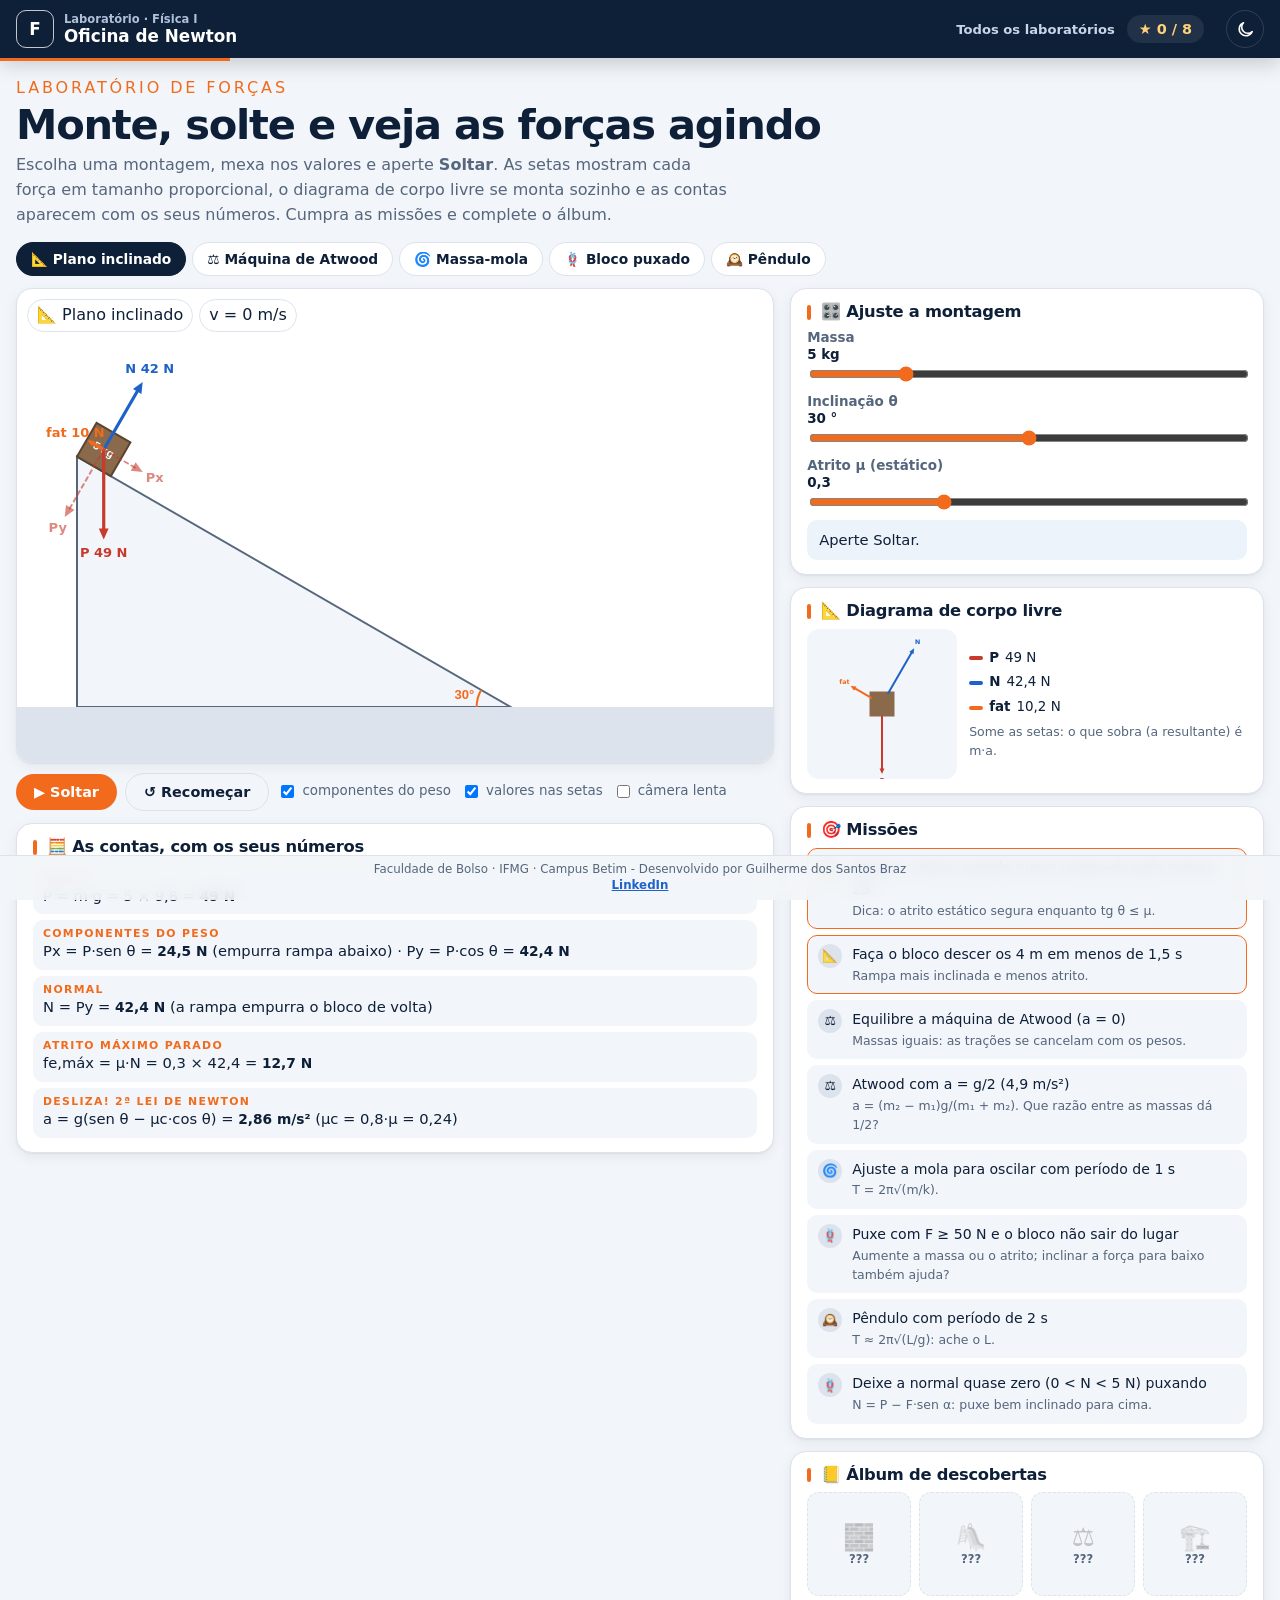
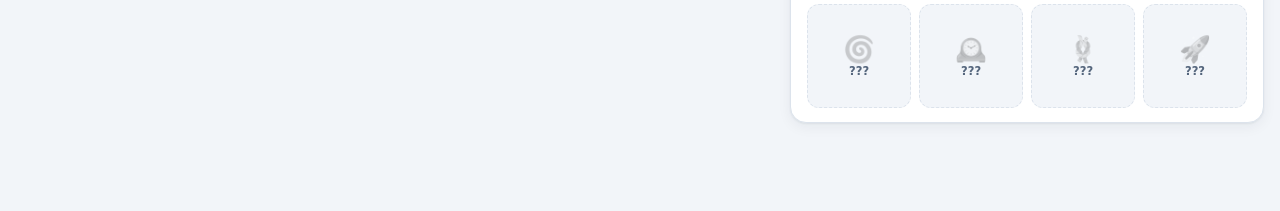
<file: labs/newton.html>
<!doctype html>
<html lang="pt-BR">
<head>
<meta charset="utf-8">
<meta http-equiv="Content-Security-Policy" content="default-src 'self'; script-src 'self' 'unsafe-inline' https://cdn.jsdelivr.net; style-src 'self' 'unsafe-inline' https://fonts.googleapis.com; font-src 'self' data: https://fonts.gstatic.com; img-src 'self' data: blob: https:; media-src 'self' data: blob: https:; connect-src 'self' https://*.supabase.co wss://*.supabase.co; frame-src https://open.spotify.com https://www.youtube.com; worker-src 'self' blob:; manifest-src 'self'; base-uri 'self'; form-action 'self'; object-src 'none'">
<meta name="viewport" content="width=device-width, initial-scale=1, viewport-fit=cover">
<title>Oficina de Newton · Laboratório de Física</title>
<link rel="preconnect" href="https://fonts.googleapis.com">
<link rel="preconnect" href="https://fonts.gstatic.com" crossorigin>
<link rel="stylesheet" href="https://fonts.googleapis.com/css2?family=Plus+Jakarta+Sans:wght@500;600;700;800&amp;family=Inter:wght@400;500;600;700&amp;family=Caveat:wght@500;700&amp;display=swap">
<link rel="icon" type="image/png" href="../icons/logo-favicon-64.png">
<link rel="stylesheet" href="../css/fdb-v2.css">
<script src="../js/tema.js?v=1"></script>
<link rel="stylesheet" href="../css/lab.css">
<style>
#cv{aspect-ratio:16/10}
.fbd{display:grid;grid-template-columns:150px 1fr;gap:12px;align-items:center}
.fbd canvas{width:150px;height:150px;background:var(--paper);border-radius:12px}
.leg{display:grid;gap:4px;font-size:.84rem}
.leg span{display:flex;align-items:center;gap:6px}.leg i{width:14px;height:4px;border-radius:2px;display:inline-block}
.tg{display:flex;gap:10px;flex-wrap:wrap;font-size:.84rem;color:var(--ink2)}
.tg label{display:flex;gap:5px;align-items:center;cursor:pointer}
</style>
</head>
<body>
<header class="lh"><div class="lhin">
  <a class="lgo" href="../materias/fis1/oficina-de-fisica.html"><span class="s">F</span><span><small>Laboratório · Física I</small><b>Oficina de Newton</b></span></a>
  <span class="sp"></span><a href="../index.html#labs">Todos os laboratórios</a><span class="stars" id="stars" title="Missões cumpridas"></span>
</div></header>

<main class="lab">
  <div class="lab-hero"><div><div class="eb">Laboratório de forças</div><h1>Monte, solte e veja as forças agindo</h1>
    <p>Escolha uma montagem, mexa nos valores e aperte <b>Soltar</b>. As setas mostram cada força em tamanho proporcional, o diagrama de corpo livre se monta sozinho e as contas aparecem com os seus números. Cumpra as missões e complete o álbum.</p></div></div>

  <div class="tabs" id="cenas" role="tablist" aria-label="Montagens"></div>

  <div class="grid2">
    <div>
      <div class="stage"><canvas id="cv" aria-label="Simulação da montagem"></canvas><div class="ov" id="ov"></div></div>
      <div class="row" style="margin-top:10px">
        <button class="btn or" id="go">▶ Soltar</button><button class="btn gh" id="rs">↺ Recomeçar</button>
        <div class="tg"><label><input type="checkbox" id="tgC" checked> componentes do peso</label><label><input type="checkbox" id="tgV" checked> valores nas setas</label><label><input type="checkbox" id="tgS"> câmera lenta</label></div>
      </div>
      <div class="card" style="margin-top:12px"><h3>🧮 As contas, com os seus números</h3><div class="eqs" id="eqs"></div></div>
    </div>
    <div style="display:grid;gap:12px">
      <div class="card"><h3>🎛️ Ajuste a montagem</h3><div class="ctl" id="ctl"></div><div class="msg" id="st"></div></div>
      <div class="card"><h3>📐 Diagrama de corpo livre</h3><div class="fbd"><canvas id="fbd" width="300" height="300" aria-label="Diagrama de corpo livre"></canvas><div class="leg" id="leg"></div></div></div>
      <div class="card"><h3>🎯 Missões</h3><ul class="mis" id="mis"></ul></div>
      <div class="card"><h3>📒 Álbum de descobertas</h3><div class="album" id="alb"></div></div>
    </div>
  </div>
</main>
<footer class="ffix"><span>Faculdade de Bolso · IFMG · Campus Betim - Desenvolvido por Guilherme dos Santos Braz</span><a href="https://www.linkedin.com/in/guilherme-santos-66b8162a0" target="_blank" rel="noopener">LinkedIn</a></footer>

<script src="../js/lab-kit.js"></script>
<script>
'use strict';
const {$,nf,RM,css,tela,progresso,toast,confete,seta}=LAB;
const g=9.8, COR={P:'#C73A2C',N:'#1E62C9',T:'#6447BE',fat:'#F26B1D',F:'#22884A',Fel:'#0E8A8C'};
const ALB=[['parado','🧱','Bloco parado na rampa'],['desliza','🛝','Bloco deslizando'],['atwEq','⚖️','Atwood em equilíbrio'],['atwAc','🏗️','Atwood acelerando'],['mola','🌀','Mola oscilando'],['pend','🕰️','Pêndulo'],['preso','🪢','Puxão que não move'],['arrasta','🚀','Puxão que arrasta']];
const MIS=[
 ['m1','rampa','Segure o bloco parado numa rampa de pelo menos 25°','Dica: o atrito estático segura enquanto tg θ ≤ μ.',(p,s)=>s.parado&&p.th>=25],
 ['m2','rampa','Faça o bloco descer os 4 m em menos de 1,5 s','Rampa mais inclinada e menos atrito.',(p,s)=>s.chegou&&s.t<1.5],
 ['m3','atw','Equilibre a máquina de Atwood (a = 0)','Massas iguais: as trações se cancelam com os pesos.',(p,s)=>s.rodou&&Math.abs(p.m1-p.m2)<1e-9],
 ['m4','atw','Atwood com a = g/2 (4,9 m/s²)','a = (m₂ − m₁)g/(m₁ + m₂). Que razão entre as massas dá 1/2?',(p,s)=>s.rodou&&Math.abs(Math.abs(p.m2-p.m1)/(p.m1+p.m2)-.5)<.005],
 ['m5','mola','Ajuste a mola para oscilar com período de 1 s','T = 2π√(m/k).',(p,s)=>s.rodou&&Math.abs(2*Math.PI*Math.sqrt(p.m/p.k)-1)<.05],
 ['m6','puxa','Puxe com F ≥ 50 N e o bloco não sair do lugar','Aumente a massa ou o atrito; inclinar a força para baixo também ajuda?',(p,s)=>s.rodou&&s.parado&&p.F>=50],
 ['m7','pend','Pêndulo com período de 2 s','T ≈ 2π√(L/g): ache o L.',(p,s)=>s.rodou&&Math.abs(2*Math.PI*Math.sqrt(p.L/g)-2)<.04],
 ['m8','puxa','Deixe a normal quase zero (0 < N < 5 N) puxando','N = P − F·sen α: puxe bem inclinado para cima.',(p,s)=>s.rodou&&s.N>0&&s.N<5]];
const PR=progresso('newton',MIS.length);
const CENAS={
 rampa:{nome:'Plano inclinado',ic:'📐',par:[['m','Massa',1,20,.5,5,'kg'],['th','Inclinação θ',0,60,1,30,'°'],['mu','Atrito μ (estático)',0,1,.01,.3,'']],
  ini(p,s){ s.x=0; s.v=0; s.t=0; s.chegou=false; s.parado=false },
  passo(dt,p,s){ const th=p.th*Math.PI/180, mus=p.mu, muk=.8*p.mu;
    if(s.v===0&&Math.tan(th)<=mus+1e-9){ s.parado=true; return false }
    const a=g*(Math.sin(th)-muk*Math.cos(th)); s.a=a; if(a<=0&&s.v<=0){ s.parado=true; return false }
    s.v=Math.max(0,s.v+a*dt); s.x+=s.v*dt; s.t+=dt; if(s.x>=4){ s.x=4; s.chegou=true; return false } return true },
  forcas(p,s){ const th=p.th*Math.PI/180, P=p.m*g, N=P*Math.cos(th), mus=p.mu, muk=.8*p.mu; const mov=s.v>0||(Math.tan(th)>mus);
    const fat=mov?muk*N:P*Math.sin(th);
    return [['P',P,0,1],['N',N,Math.sin(th),-Math.cos(th)],['fat',fat,-Math.cos(th),-Math.sin(th)]] },
  eqs(p,s){ const th=p.th*Math.PI/180, P=p.m*g, N=P*Math.cos(th), Px=P*Math.sin(th), mus=p.mu, muk=.8*p.mu, desl=Math.tan(th)>mus, a=desl?g*(Math.sin(th)-muk*Math.cos(th)):0;
    return [['Peso','P = m·g = '+nf(p.m)+' × 9,8 = <b>'+nf(P,1)+' N</b>'],['Componentes do peso','Px = P·sen θ = <b>'+nf(Px,1)+' N</b> (empurra rampa abaixo) · Py = P·cos θ = <b>'+nf(N,1)+' N</b>'],
      ['Normal','N = Py = <b>'+nf(N,1)+' N</b> (a rampa empurra o bloco de volta)'],['Atrito máximo parado','fe,máx = μ·N = '+nf(mus)+' × '+nf(N,1)+' = <b>'+nf(mus*N,1)+' N</b>'],
      desl?['Desliza! 2ª lei de Newton','a = g(sen θ − μc·cos θ) = <b>'+nf(a,2)+' m/s²</b> (μc = 0,8·μ = '+nf(muk)+')']:['Fica parado','Px ('+nf(Px,1)+' N) ≤ fe,máx ('+nf(mus*N,1)+' N): o atrito segura. Ângulo crítico: θ = arctg μ = <b>'+nf(Math.atan(mus)*180/Math.PI,1)+'°</b>']] },
  status(p,s){ return s.chegou?'Chegou embaixo em <b>'+nf(s.t,2)+' s</b> a '+nf(s.v,2)+' m/s.':s.parado?'O atrito segurou: o bloco não se mexe.':s.t>0?'Descendo… '+nf(s.x,2)+' m em '+nf(s.t,2)+' s':'Aperte Soltar.' },
  album(p,s){ return s.parado?'parado':s.chegou?'desliza':null },
  draw(x,W,H,p,s,o){ const th=p.th*Math.PI/180, L=4; const sc=Math.min((W-130)/(L*Math.cos(th)+.6),(H-110)/(L*Math.sin(th)+.9)), ox=60, oy=H-55;
    const top=[ox,oy-L*Math.sin(th)*sc], bot=[ox+L*Math.cos(th)*sc,oy];
    x.fillStyle=css('--paper'); x.strokeStyle=css('--ink2'); x.lineWidth=2; x.beginPath(); x.moveTo(ox,oy); x.lineTo(...top); x.lineTo(...bot); x.closePath(); x.fill(); x.stroke();
    x.fillStyle=css('--line'); x.fillRect(0,oy,W,H-oy);
    x.strokeStyle=css('--c1'); x.beginPath(); x.arc(bot[0],bot[1],34,Math.PI,Math.PI+th); x.stroke(); x.fillStyle=css('--c1'); x.font='700 13px Inter,sans-serif'; x.fillText(Math.round(p.th)+'°',bot[0]-56,bot[1]-8);
    const d=[Math.cos(th),Math.sin(th)], n=[Math.sin(th),-Math.cos(th)], b=22+Math.cbrt(p.m)*10;
    const cx=top[0]+d[0]*s.x*sc+n[0]*b/2+d[0]*b/2, cy=top[1]+d[1]*s.x*sc+n[1]*b/2+d[1]*b/2;
    x.save(); x.translate(cx,cy); x.rotate(th); x.fillStyle='#8A6A4A'; x.fillRect(-b/2,-b/2,b,b); x.strokeStyle='#5A4430'; x.strokeRect(-b/2,-b/2,b,b); x.fillStyle='#fff'; x.font='700 11px Inter,sans-serif'; x.textAlign='center'; x.fillText(nf(p.m)+' kg',0,4); x.restore();
    desenhaForcas(x,cx,cy,this.forcas(p,s),o,th) } },
 atw:{nome:'Máquina de Atwood',ic:'⚖️',par:[['m1','Massa 1 (esquerda)',.5,10,.5,2,'kg'],['m2','Massa 2 (direita)',.5,10,.5,3,'kg']],
  ini(p,s){ s.y=0; s.v=0; s.t=0; s.rodou=false; s.fim=false },
  passo(dt,p,s){ s.rodou=true; const a=(p.m2-p.m1)*g/(p.m1+p.m2); s.a=a; if(a===0) return false; s.v+=a*dt; s.y+=s.v*dt; s.t+=dt; if(Math.abs(s.y)>=1.4){ s.y=Math.sign(s.y)*1.4; s.fim=true; return false } return true },
  forcas(p,s){ const T=2*p.m1*p.m2*g/(p.m1+p.m2); const quem=p.m2>=p.m1?2:1, m=quem===2?p.m2:p.m1; return [['P',m*g,0,1],['T',T,0,-1]] },
  eqs(p,s){ const a=(p.m2-p.m1)*g/(p.m1+p.m2), T=2*p.m1*p.m2*g/(p.m1+p.m2);
    return [['Pesos','P₁ = '+nf(p.m1*g,1)+' N · P₂ = '+nf(p.m2*g,1)+' N'],['Aceleração (sistema todo)','a = (m₂ − m₁)·g / (m₁ + m₂) = ('+nf(p.m2)+' − '+nf(p.m1)+') × 9,8 / '+nf(p.m1+p.m2)+' = <b>'+nf(a,2)+' m/s²</b>'],
      ['Tração na corda','T = 2·m₁·m₂·g / (m₁ + m₂) = <b>'+nf(T,1)+' N</b>'],['Confere no bloco '+(p.m2>=p.m1?2:1),(p.m2>=p.m1?'P₂ − T = m₂·a → '+nf(p.m2*g,1)+' − '+nf(T,1)+' = '+nf(p.m2*g-T,1)+' N = '+nf(p.m2)+' × '+nf(a,2):'T − P₁ = m₁·a')]] },
  status(p,s){ const a=(p.m2-p.m1)*g/(p.m1+p.m2); return !s.rodou?'Aperte Soltar.':a===0?'Equilibrado: as duas massas ficam paradas.':s.fim?'O bloco '+(a>0?'2':'1')+' chegou ao chão em <b>'+nf(s.t,2)+' s</b>.':'Acelerando a '+nf(Math.abs(a),2)+' m/s²…' },
  album(p,s){ return !s.rodou?null:p.m1===p.m2?'atwEq':s.fim?'atwAc':null },
  draw(x,W,H,p,s,o){ const cx=W/2, py=60, r=38, sc=(H-160)/3.2; x.strokeStyle=css('--ink2'); x.lineWidth=3; x.beginPath(); x.moveTo(cx-90,24); x.lineTo(cx+90,24); x.stroke();
    x.beginPath(); x.moveTo(cx,24); x.lineTo(cx,py); x.stroke(); x.fillStyle=css('--paper'); x.beginPath(); x.arc(cx,py,r,0,7); x.fill(); x.stroke(); x.beginPath(); x.arc(cx,py,5,0,7); x.fillStyle=css('--ink2'); x.fill();
    const y1=py+1.6*sc+s.y*sc, y2=py+1.6*sc-s.y*sc; x.lineWidth=2; x.strokeStyle=css('--ink'); x.beginPath(); x.moveTo(cx-r,py); x.lineTo(cx-r,y1); x.moveTo(cx+r,py); x.lineTo(cx+r,y2); x.stroke();
    x.fillStyle=css('--line'); x.fillRect(0,H-30,W,30);
    const box=(bx,by,m,lab)=>{ const b=24+Math.cbrt(m)*12; x.fillStyle=lab==='1'?'#1E62C9':'#C73A2C'; x.fillRect(bx-b/2,by,b,b); x.fillStyle='#fff'; x.font='700 12px Inter,sans-serif'; x.textAlign='center'; x.fillText(nf(m)+' kg',bx,by+b/2+4); return by+b/2 };
    const c1=box(cx-r,y1,p.m1,'1'), c2=box(cx+r,y2,p.m2,'2'); const T=2*p.m1*p.m2*g/(p.m1+p.m2);
    desenhaForcas(x,cx-r-46,c1,[['P',p.m1*g,0,1],['T',T,0,-1]],o,0,Math.max(p.m1,p.m2)*g); desenhaForcas(x,cx+r+46,c2,[['P',p.m2*g,0,1],['T',T,0,-1]],o,0,Math.max(p.m1,p.m2)*g) } },
 mola:{nome:'Massa-mola',ic:'🌀',par:[['m','Massa',.2,5,.1,1,'kg'],['k','Constante da mola k',5,200,1,40,'N/m'],['A','Esticada inicial',.05,.5,.01,.3,'m']],
  ini(p,s){ s.t=0; s.rodou=false; s.hist=[] },
  passo(dt,p,s){ s.rodou=true; s.t+=dt; const w=Math.sqrt(p.k/p.m); s.xx=p.A*Math.cos(w*s.t); s.vv=-p.A*w*Math.sin(w*s.t); s.hist.push(s.xx); if(s.hist.length>260) s.hist.shift(); return true },
  forcas(p,s){ const xx=s.rodou?s.xx:p.A; return [['P',p.m*g,0,1],['N',p.m*g,0,-1],['Fel',p.k*Math.abs(xx),-Math.sign(xx)||0,0]] },
  eqs(p,s){ const w=Math.sqrt(p.k/p.m), T=2*Math.PI/w, xx=s.rodou?s.xx:p.A, v=s.rodou?s.vv:0;
    return [['Lei de Hooke','Fel = −k·x = −'+nf(p.k)+' × '+nf(xx,3)+' = <b>'+nf(-p.k*xx,1)+' N</b> (sempre puxando de volta)'],['Período','T = 2π√(m/k) = 2π√('+nf(p.m)+'/'+nf(p.k)+') = <b>'+nf(T,3)+' s</b> · f = '+nf(1/T,2)+' Hz'],
      ['Energia (conserva!)','U = ½kx² = '+nf(.5*p.k*xx*xx,2)+' J · K = ½mv² = '+nf(.5*p.m*v*v,2)+' J · total = <b>'+nf(.5*p.k*p.A*p.A,2)+' J</b>'],['Velocidade máxima','vmáx = A·ω = '+nf(p.A)+' × '+nf(w,2)+' = <b>'+nf(p.A*w,2)+' m/s</b> (no ponto x = 0)']] },
  status(p,s){ return s.rodou?'Oscilando: '+nf(s.t/(2*Math.PI*Math.sqrt(p.m/p.k)),1)+' ciclos completos.':'A mola está esticada '+nf(p.A)+' m. Aperte Soltar.' },
  album(p,s){ return s.rodou&&s.t>1?'mola':null },
  draw(x,W,H,p,s,o){ const fy=H*.55, sc=(W-260)/1.4, x0=110+.7*sc, xx=s.rodou?s.xx:p.A, bx=x0+xx*sc, b=34+Math.cbrt(p.m)*14;
    x.fillStyle=css('--line'); x.fillRect(0,fy+b/2,W,10); x.fillStyle=css('--ink2'); x.fillRect(40,fy-b/2-30,18,b+40);
    x.strokeStyle=css('--ink2'); x.lineWidth=2.5; x.beginPath(); x.moveTo(58,fy); const nn=16, L=bx-b/2-58; for(let i=0;i<=nn;i++){ const px=58+L*i/nn, py=fy+(i===0||i===nn?0:(i%2?-14:14)); x.lineTo(px,py) } x.stroke();
    x.setLineDash([5,5]); x.strokeStyle=css('--c2'); x.beginPath(); x.moveTo(x0,fy-70); x.lineTo(x0,fy+60); x.stroke(); x.setLineDash([]); x.fillStyle=css('--c2'); x.font='700 12px Inter,sans-serif'; x.textAlign='center'; x.fillText('x = 0',x0,fy+76);
    x.fillStyle='#8A6A4A'; x.fillRect(bx-b/2,fy-b/2,b,b); x.fillStyle='#fff'; x.fillText(nf(p.m)+' kg',bx,fy+4);
    desenhaForcas(x,bx,fy,[['Fel',p.k*Math.abs(xx),-Math.sign(xx)||0,0]],o,0,Math.max(p.k*p.A,1));
    const U=.5*p.k*xx*xx, E=.5*p.k*p.A*p.A, K=Math.max(0,E-U), bw=24, bh=90, gx=W-110, gy=40;
    [['K',K,'#22884A'],['U',U,'#1E62C9']].forEach(([n,v,c],i)=>{ x.fillStyle=css('--paper'); x.fillRect(gx+i*40,gy,bw,bh); x.fillStyle=c; const h=E?v/E*bh:0; x.fillRect(gx+i*40,gy+bh-h,bw,h); x.fillStyle=css('--ink'); x.fillText(n,gx+i*40+bw/2,gy+bh+16) });
    if(s.hist&&s.hist.length>1){ x.strokeStyle=css('--c1'); x.lineWidth=2; x.beginPath(); s.hist.forEach((h,i)=>{ const px=40+i*(W-80)/260, py=H-38-h/p.A*22; i?x.lineTo(px,py):x.moveTo(px,py) }); x.stroke(); x.fillStyle=css('--ink2'); x.textAlign='left'; x.fillText('x(t)',40,H-66) } } },
 puxa:{nome:'Bloco puxado',ic:'🪢',par:[['m','Massa',1,30,.5,10,'kg'],['F','Força F',0,200,1,40,'N'],['al','Ângulo α da força',-30,80,1,20,'°'],['mu','Atrito μ (estático)',0,1,.01,.4,'']],
  ini(p,s){ s.x=0; s.v=0; s.t=0; s.rodou=false; s.parado=false; s.N=p.m*g-p.F*Math.sin(p.al*Math.PI/180) },
  passo(dt,p,s){ s.rodou=true; const al=p.al*Math.PI/180, N=p.m*g-p.F*Math.sin(al); s.N=N; if(N<=0){ s.voa=true; return false }
    const Fx=p.F*Math.cos(al); if(s.v===0&&Fx<=p.mu*N){ s.parado=true; return false } s.parado=false; const a=(Fx-.8*p.mu*N)/p.m; s.a=a; s.v=Math.max(0,s.v+a*dt); s.x+=s.v*dt; s.t+=dt; return s.t<6&&s.v>0 },
  forcas(p,s){ const al=p.al*Math.PI/180, N=Math.max(0,p.m*g-p.F*Math.sin(al)), Fx=p.F*Math.cos(al), mov=s.v>0||Fx>p.mu*N; return [['P',p.m*g,0,1],['N',N,0,-1],['F',p.F,Math.cos(al),-Math.sin(al)],['fat',mov?.8*p.mu*N:Math.min(Fx,p.mu*N),-1,0]] },
  eqs(p,s){ const al=p.al*Math.PI/180, P=p.m*g, N=P-p.F*Math.sin(al), Fx=p.F*Math.cos(al), fe=p.mu*N;
    return [['Componentes de F','Fx = F·cos α = <b>'+nf(Fx,1)+' N</b> · Fy = F·sen α = <b>'+nf(p.F*Math.sin(al),1)+' N</b>'],['Normal (não é sempre o peso!)','N = P − Fy = '+nf(P,1)+' − '+nf(p.F*Math.sin(al),1)+' = <b>'+nf(N,1)+' N</b>'],
      ['Atrito máximo parado','fe,máx = μ·N = <b>'+nf(Math.max(0,fe),1)+' N</b>'],N<=0?['Decolou!','Fy maior que o peso: o bloco sai do chão.']:Fx>fe?['Anda! 2ª lei','a = (Fx − μc·N)/m = <b>'+nf((Fx-.8*p.mu*N)/p.m,2)+' m/s²</b>']:['Não anda','Fx ('+nf(Fx,1)+' N) ≤ fe,máx: o atrito segura.']] },
  status(p,s){ return !s.rodou?'Aperte Soltar para puxar.':s.voa?'A força para cima venceu o peso: o bloco decolou.':s.parado?'O bloco não saiu do lugar.':'Andou '+nf(s.x,2)+' m em '+nf(s.t,2)+' s.' },
  album(p,s){ return !s.rodou?null:s.parado?'preso':s.x>1?'arrasta':null },
  draw(x,W,H,p,s,o){ const fy=H*.66, sc=60, cam=Math.max(0,s.x*sc-W*.35), bx=140+s.x*sc-cam, b=30+Math.cbrt(p.m)*10;
    x.fillStyle=css('--line'); x.fillRect(0,fy,W,H-fy); x.strokeStyle=css('--ink2'); x.lineWidth=1; for(let i=-1;i<W/40+2;i++){ const px=i*40-(cam%40); x.beginPath(); x.moveTo(px,fy); x.lineTo(px-12,fy+12); x.stroke() }
    x.fillStyle=css('--ink2'); x.font='600 11px Inter,sans-serif'; x.textAlign='center'; for(let m=0;m<12;m++){ const px=140+m*sc-cam; if(px>-20&&px<W+20) x.fillText(m+' m',px,fy+26) }
    const cy=fy-b/2; x.fillStyle='#8A6A4A'; x.fillRect(bx-b/2,fy-b,b,b); x.fillStyle='#fff'; x.fillText(nf(p.m)+' kg',bx,cy+4);
    desenhaForcas(x,bx,cy,this.forcas(p,s),o,0) } },
 pend:{nome:'Pêndulo',ic:'🕰️',par:[['L','Comprimento do fio L',.2,3,.01,1,'m'],['th0','Ângulo inicial',5,80,1,30,'°'],['m','Massa',.1,5,.1,1,'kg']],
  ini(p,s){ s.th=p.th0*Math.PI/180; s.w=0; s.t=0; s.rodou=false; s.cruz=[]; s.prev=s.th },
  passo(dt,p,s){ s.rodou=true; const n=8, h=dt/n; for(let i=0;i<n;i++){ s.w+=-(g/p.L)*Math.sin(s.th)*h; s.th+=s.w*h; s.t+=h; if(s.prev<0&&s.th>=0) s.cruz.push(s.t); s.prev=s.th } return true },
  forcas(p,s){ const th=s.th??p.th0*Math.PI/180, v=(s.w||0)*p.L, T=p.m*g*Math.cos(th)+p.m*v*v/p.L; return [['P',p.m*g,0,1],['T',T,-Math.sin(th),-Math.cos(th)]] },
  eqs(p,s){ const T=2*Math.PI*Math.sqrt(p.L/g), med=s.cruz&&s.cruz.length>1?(s.cruz[s.cruz.length-1]-s.cruz[0])/(s.cruz.length-1):null;
    return [['Período (ângulos pequenos)','T = 2π√(L/g) = 2π√('+nf(p.L)+'/9,8) = <b>'+nf(T,3)+' s</b>'],['Medido na simulação',med?'<b>'+nf(med,3)+' s</b>'+(p.th0>25?' (um pouco maior: com ângulo grande a fórmula simples já erra)':''):'solte e espere 2 voltas'],
      ['Não depende da massa','Troque a massa: o período continua igual. Só L e g importam.'],['Tração no fio','T = m·g·cos θ + m·v²/L (máxima no ponto mais baixo)']] },
  status(p,s){ return s.rodou?'Balançando… '+(s.cruz.length>1?(s.cruz.length-1)+' períodos medidos':'medindo o período'):'Aperte Soltar.' },
  album(p,s){ return s.rodou&&s.cruz&&s.cruz.length>2?'pend':null },
  draw(x,W,H,p,s,o){ const px=W/2, py=40, sc=(H-110)/Math.max(1.2,p.L), th=s.th??p.th0*Math.PI/180, bx=px+Math.sin(th)*p.L*sc, by=py+Math.cos(th)*p.L*sc, r=10+Math.cbrt(p.m)*8;
    x.strokeStyle=css('--ink2'); x.lineWidth=4; x.beginPath(); x.moveTo(px-60,py); x.lineTo(px+60,py); x.stroke();
    x.setLineDash([4,5]); x.lineWidth=1.5; x.beginPath(); x.moveTo(px,py); x.lineTo(px,py+p.L*sc); x.stroke(); x.setLineDash([]);
    x.strokeStyle=css('--ink'); x.lineWidth=2; x.beginPath(); x.moveTo(px,py); x.lineTo(bx,by); x.stroke();
    const gr=x.createRadialGradient(bx-r/3,by-r/3,2,bx,by,r); gr.addColorStop(0,'#fff'); gr.addColorStop(.35,'#9AA7B8'); gr.addColorStop(1,'#46536A'); x.fillStyle=gr; x.beginPath(); x.arc(bx,by,r,0,7); x.fill();
    desenhaForcas(x,bx,by,this.forcas(p,s),o,0) } }
};
/* setas de força no desenho (escala comum: o maior vetor = 90 px) */
function desenhaForcas(x,cx,cy,F,o,th,ref){ const max=ref||Math.max(...F.map(f=>f[1]),1), k=90/max;
  F.forEach(([n,v,ux,uy])=>{ if(v<=.01) return; const L=Math.max(14,v*k); seta(x,cx,cy,cx+ux*L,cy+uy*L,COR[n]||'#555',3.2,o.val?n+' '+nf(v,0)+' N':n) });
  if(o.comp&&F[0]&&F[0][0]==='P'&&th>0){ const P=F[0][1]*k; x.setLineDash([4,4]); seta(x,cx,cy,cx+Math.cos(th)*Math.sin(th)*P,cy+Math.sin(th)*Math.sin(th)*P,'rgba(199,58,44,.6)',2,o.val?'Px':''); seta(x,cx,cy,cx-Math.sin(th)*Math.cos(th)*P,cy+Math.cos(th)*Math.cos(th)*P,'rgba(199,58,44,.6)',2,o.val?'Py':''); x.setLineDash([]) } }
/* ---- estado e laço ---- */
let cena='rampa', P={}, S={}, rodando=false, last=0, raf=0; const T=tela($('cv'),16/10), FB=$('fbd').getContext('2d');
const opt=()=>({comp:$('tgC').checked,val:$('tgV').checked});
function montaTabs(){ $('cenas').innerHTML=Object.entries(CENAS).map(([k,c])=>'<button role="tab" data-c="'+k+'" class="'+(k===cena?'on':'')+'" aria-selected="'+(k===cena)+'">'+c.ic+' '+c.nome+'</button>').join('');
  document.querySelectorAll('#cenas button').forEach(b=>b.onclick=()=>{ cena=b.dataset.c; montaTabs(); montaCtl(); reset() }) }
function montaCtl(){ const c=CENAS[cena]; if(!P[cena]) P[cena]=Object.fromEntries(c.par.map(q=>[q[0],q[5]]));
  $('ctl').innerHTML=c.par.map(([id,lab,mi,ma,st,v,u])=>'<label>'+lab+' <span class="v" id="v_'+id+'"></span><input type="range" id="p_'+id+'" min="'+mi+'" max="'+ma+'" step="'+st+'" value="'+P[cena][id]+'"></label>').join('');
  c.par.forEach(([id,,,,,,u])=>{ const i=$('p_'+id); const upd=()=>{ P[cena][id]=+i.value; $('v_'+id).textContent=nf(+i.value)+' '+u }; upd(); i.oninput=()=>{ upd(); reset() } }) }
function reset(){ cancelAnimationFrame(raf); rodando=false; S={}; CENAS[cena].ini(P[cena],S); $('go').disabled=false; $('go').textContent='▶ Soltar'; draw(); }
function loop(t){ const dt0=Math.min(.033,(t-last)/1000||0); last=t; const dt=dt0*($('tgS').checked?.25:1); const c=CENAS[cena];
  let cont=true; for(let i=0;i<4&&cont;i++) cont=c.passo(dt/4,P[cena],S); draw(); checar();
  if(cont&&rodando) raf=requestAnimationFrame(loop); else { rodando=false; $('go').textContent='▶ Soltar de novo'; $('go').disabled=false } }
$('go').onclick=()=>{ reset(); rodando=true; $('go').disabled=true; last=performance.now(); raf=requestAnimationFrame(loop) };
$('rs').onclick=reset; ['tgC','tgV'].forEach(i=>$(i).onchange=draw);
function draw(){ const {W,H}=T.fit(), x=T.x, c=CENAS[cena]; x.clearRect(0,0,W,H); c.draw(x,W,H,P[cena],S,opt());
  $('st').innerHTML=c.status(P[cena],S); $('eqs').innerHTML=c.eqs(P[cena],S).map(([k,v])=>'<div><span class="k">'+k+'</span>'+v+'</div>').join('');
  $('ov').innerHTML='<span class="chip">'+c.ic+' '+c.nome+'</span>'+(S.a!=null?'<span class="chip">a = '+nf(S.a,2)+' m/s²</span>':'')+(S.v!=null&&cena!=='atw'?'<span class="chip">v = '+nf(S.v,2)+' m/s</span>':'');
  fbd(c.forcas(P[cena],S)) }
function fbd(F){ const x=FB; x.clearRect(0,0,300,300); x.fillStyle='#8A6A4A'; x.fillRect(125,125,50,50); const max=Math.max(...F.map(f=>f[1]),1);
  F.forEach(([n,v,ux,uy])=>{ if(v<=.01) return; const L=30+v/max*85; seta(x,150+ux*25,150+uy*25,150+ux*(25+L),150+uy*(25+L),COR[n]||'#555',4,n) });
  $('leg').innerHTML=F.filter(f=>f[1]>.01).map(([n,v])=>'<span><i style="background:'+(COR[n]||'#555')+'"></i><b>'+n+'</b> '+nf(v,1)+' N</span>').join('')+'<span style="color:var(--ink2);font-size:.78rem">Some as setas: o que sobra (a resultante) é m·a.</span>' }
function checar(){ const c=CENAS[cena]; const al=c.album(P[cena],S); if(al&&PR.album(al)){ const a=ALB.find(z=>z[0]===al); toast('📒 Nova descoberta: '+a[2]); drawAlb() }
  MIS.forEach(([id,cn,,,f])=>{ if(cn===cena&&!PR.P.mis[id]&&f(P[cena],S)){ PR.missao(id); toast('🎯 Missão cumprida!'); confete(); drawMis() } }) }
function drawMis(){ $('mis').innerHTML=MIS.map(([id,cn,t,d])=>'<li class="'+(PR.P.mis[id]?'ok':cn===cena?'cur':'')+'"><span class="st">'+(PR.P.mis[id]?'✓':CENAS[cn].ic)+'</span><span>'+t+'<small>'+(PR.P.mis[id]?'cumprida':d)+'</small></span></li>').join('') }
function drawAlb(){ $('alb').innerHTML=ALB.map(([k,e,t])=>'<div class="it'+(PR.P.album[k]?' on':'')+'" title="'+t+'"><span><span class="e">'+e+'</span>'+(PR.P.album[k]?t:'???')+'</span></div>').join('') }
addEventListener('resize',()=>{ if(!rodando) draw() });
montaTabs(); montaCtl(); reset(); drawMis(); drawAlb();
const _m=drawMis; document.addEventListener('click',e=>{ if(e.target.closest('#cenas')) _m() });
</script>
</body>
</html>
</file>
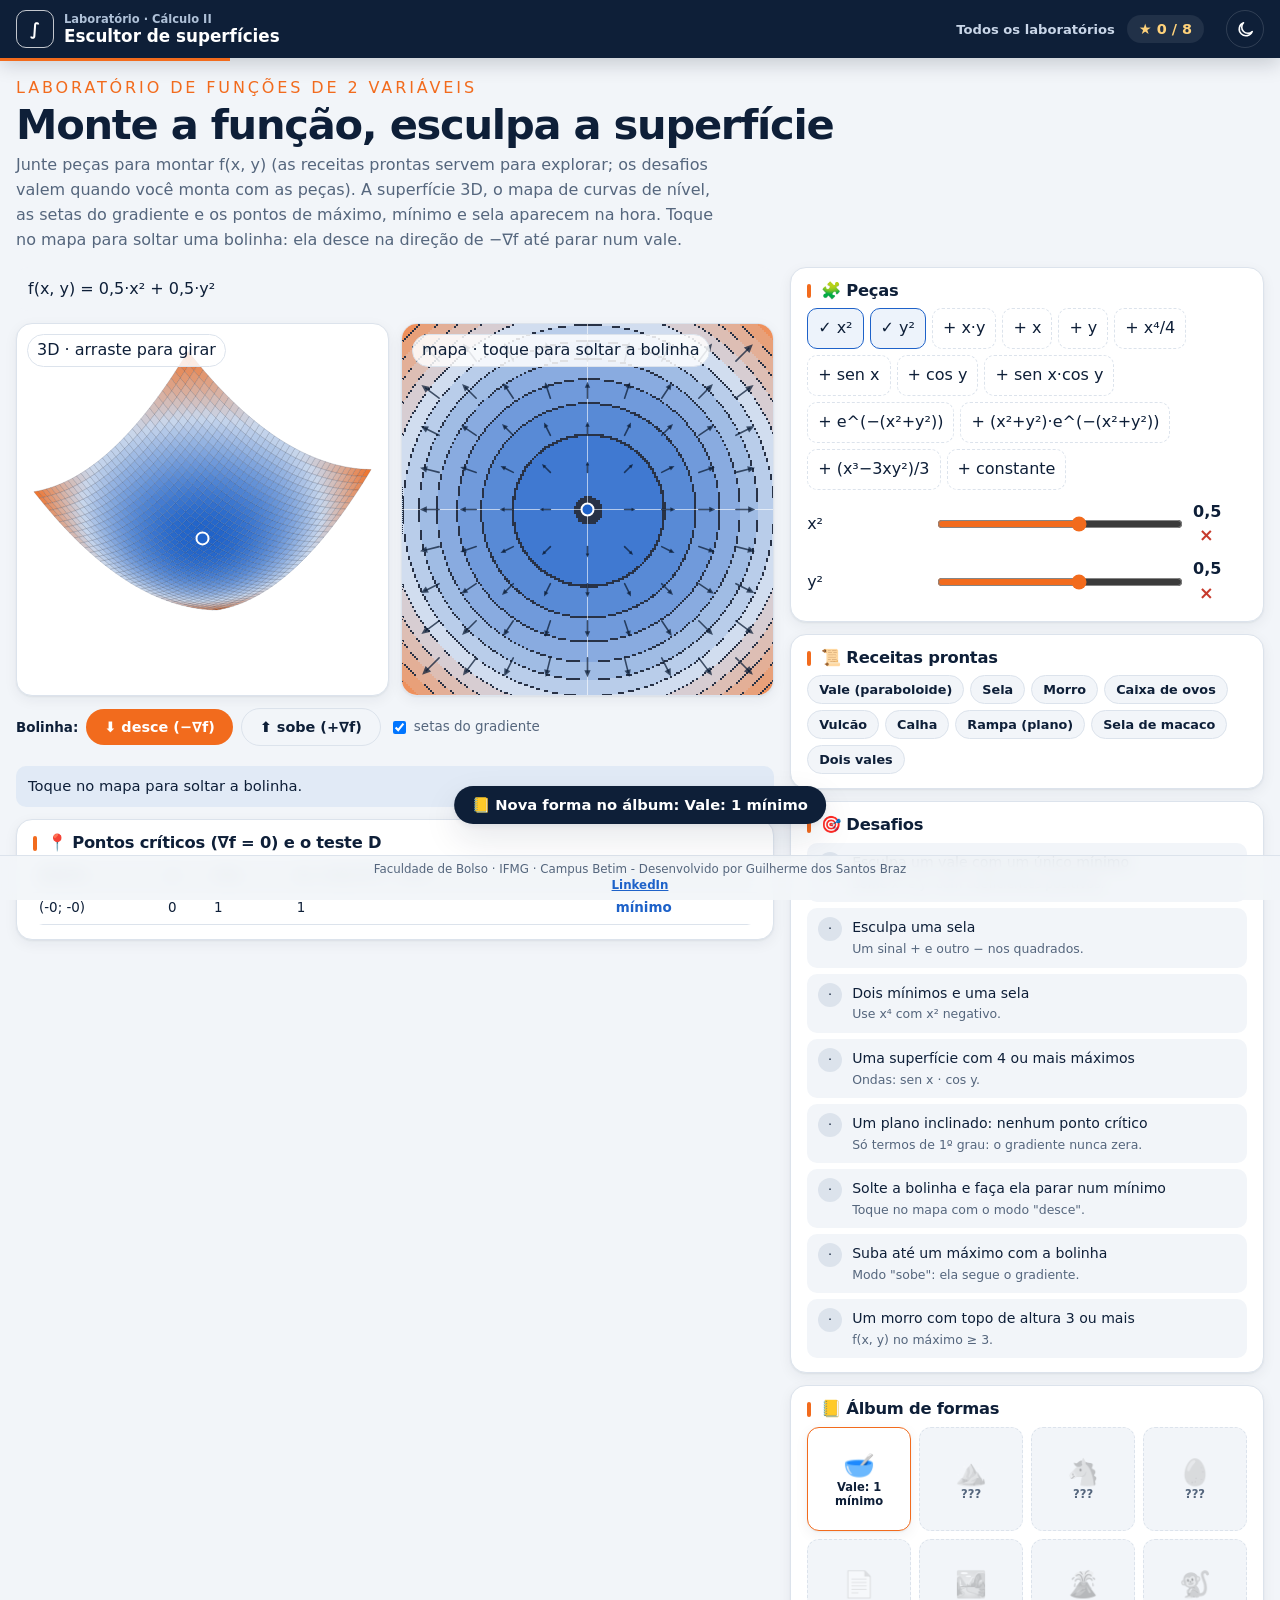
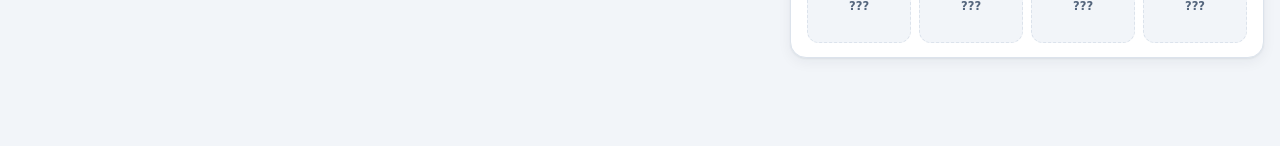
<file: labs/superficies.html>
<!doctype html>
<html lang="pt-BR">
<head>
<meta charset="utf-8">
<meta http-equiv="Content-Security-Policy" content="default-src 'self'; script-src 'self' 'unsafe-inline' https://cdn.jsdelivr.net; style-src 'self' 'unsafe-inline' https://fonts.googleapis.com; font-src 'self' data: https://fonts.gstatic.com; img-src 'self' data: blob: https:; media-src 'self' data: blob: https:; connect-src 'self' https://*.supabase.co wss://*.supabase.co; frame-src https://open.spotify.com https://www.youtube.com; worker-src 'self' blob:; manifest-src 'self'; base-uri 'self'; form-action 'self'; object-src 'none'">
<meta name="viewport" content="width=device-width, initial-scale=1, viewport-fit=cover">
<title>Escultor de superfícies · Laboratório de Cálculo II</title>
<link rel="preconnect" href="https://fonts.googleapis.com">
<link rel="preconnect" href="https://fonts.gstatic.com" crossorigin>
<link rel="stylesheet" href="https://fonts.googleapis.com/css2?family=Plus+Jakarta+Sans:wght@500;600;700;800&amp;family=Inter:wght@400;500;600;700&amp;family=Caveat:wght@500;700&amp;display=swap">
<link rel="icon" type="image/png" href="../icons/logo-favicon-64.png">
<link rel="stylesheet" href="../css/fdb-v2.css">
<script src="../js/tema.js?v=1"></script>
<link rel="stylesheet" href="../css/lab.css">
<style>
.views{display:grid;grid-template-columns:minmax(0,1fr) minmax(0,1fr);gap:12px;align-items:start}
@media (max-width:760px){.views{grid-template-columns:1fr}}
#c3{aspect-ratio:1/1;cursor:grab}#cm{aspect-ratio:1/1;cursor:crosshair}
.fxl{font:600 1.05rem var(--f-mono);background:var(--paper);border-radius:12px;padding:10px 12px;overflow-x:auto;white-space:nowrap}
.pecas{display:flex;flex-wrap:wrap;gap:6px}
.pecas button{font:700 .86rem var(--f-mono);border:1.5px dashed var(--line);background:var(--sheet);color:var(--ink);border-radius:10px;padding:7px 10px;cursor:pointer}
.pecas button.on{border-style:solid;border-color:var(--c2);background:var(--hl2)}
.coefs{display:grid;gap:8px;margin-top:10px}
.coefs label{display:grid;grid-template-columns:120px 1fr 54px;gap:8px;align-items:center;font:600 .84rem var(--f-mono)}
.coefs button{border:0;background:transparent;color:var(--bad);font-size:1.1rem;cursor:pointer}
.crit{width:100%;border-collapse:collapse;font-size:.84rem}.crit td,.crit th{padding:5px 6px;border-bottom:1px solid var(--line);text-align:left}
.crit th{font:700 .68rem var(--f-mono);text-transform:uppercase;color:var(--ink2)}
.tp{font-weight:800}.tp.max{color:#C73A2C}.tp.min{color:#1E62C9}.tp.sel{color:#6447BE}
.rec{display:flex;flex-wrap:wrap;gap:6px}.rec button{font:700 .8rem var(--f-body);border:1px solid var(--line);background:var(--paper);color:var(--ink);border-radius:999px;padding:6px 11px;cursor:pointer}
</style>
</head>
<body>
<header class="lh"><div class="lhin">
  <a class="lgo" href="../materias/calc2/oficina-de-calculo-2.html"><span class="s">∫</span><span><small>Laboratório · Cálculo II</small><b>Escultor de superfícies</b></span></a>
  <span class="sp"></span><a href="../index.html#labs">Todos os laboratórios</a><span class="stars" id="stars"></span>
</div></header>
<main class="lab">
  <div class="lab-hero"><div><div class="eb">Laboratório de funções de 2 variáveis</div><h1>Monte a função, esculpa a superfície</h1>
    <p>Junte peças para montar f(x, y) (as receitas prontas servem para explorar; os desafios valem quando você monta com as peças). A superfície 3D, o mapa de curvas de nível, as setas do gradiente e os pontos de máximo, mínimo e sela aparecem na hora. Toque no mapa para soltar uma bolinha: ela desce na direção de −∇f até parar num vale.</p></div></div>
  <div class="grid2">
    <div style="display:grid;gap:12px">
      <div class="fxl" id="fx" aria-live="polite"></div>
      <div class="views">
        <div class="stage"><canvas id="c3" aria-label="Superfície 3D. Arraste para girar."></canvas><div class="ov"><span class="chip">3D · arraste para girar</span></div></div>
        <div class="stage"><canvas id="cm" aria-label="Mapa de curvas de nível. Toque para soltar a bolinha."></canvas><div class="ov"><span class="chip">mapa · toque para soltar a bolinha</span></div></div>
      </div>
      <div class="row"><span style="font:700 .84rem var(--f-body)">Bolinha:</span><button class="btn gh" id="mDesce">⬇ desce (−∇f)</button><button class="btn gh" id="mSobe">⬆ sobe (+∇f)</button><label style="font-size:.84rem;color:var(--ink2);display:flex;gap:5px;align-items:center"><input type="checkbox" id="tgG" checked> setas do gradiente</label></div>
      <div class="msg" id="msg">Toque no mapa para soltar a bolinha.</div>
      <div class="card"><h3>📍 Pontos críticos (∇f = 0) e o teste D</h3><div id="crit"></div></div>
    </div>
    <div style="display:grid;gap:12px">
      <div class="card"><h3>🧩 Peças</h3><div class="pecas" id="pecas"></div><div class="coefs" id="coefs"></div></div>
      <div class="card"><h3>📜 Receitas prontas</h3><div class="rec" id="rec"></div></div>
      <div class="card"><h3>🎯 Desafios</h3><ul class="mis" id="mis"></ul></div>
      <div class="card"><h3>📒 Álbum de formas</h3><div class="album" id="alb"></div></div>
    </div>
  </div>
</main>
<footer class="ffix"><span>Faculdade de Bolso · IFMG · Campus Betim - Desenvolvido por Guilherme dos Santos Braz</span><a href="https://www.linkedin.com/in/guilherme-santos-66b8162a0" target="_blank" rel="noopener">LinkedIn</a></footer>
<script src="../js/lab-kit.js"></script>
<script>
'use strict';
const {$,nf,RM,css,tela,progresso,toast,confete,seta}=LAB;
const E=Math.exp;
const TERMS=[['x2','x²',(x,y)=>x*x],['y2','y²',(x,y)=>y*y],['xy','x·y',(x,y)=>x*y],['x','x',(x,y)=>x],['y','y',(x,y)=>y],['x4','x⁴',(x,y)=>x**4/4],['sx','sen x',(x,y)=>Math.sin(x)],['cy','cos y',(x,y)=>Math.cos(y)],
 ['sc','sen x·cos y',(x,y)=>Math.sin(x)*Math.cos(y)],['mo','e^(−(x²+y²))',(x,y)=>E(-(x*x+y*y))],['an','(x²+y²)·e^(−(x²+y²))',(x,y)=>(x*x+y*y)*E(-(x*x+y*y))],['mc','x³ − 3x·y²',(x,y)=>(x**3-3*x*y*y)/3],['k','constante',()=>1]];
const TT=Object.fromEntries(TERMS.map(t=>[t[0],t]));
const REC=[['Vale (paraboloide)',{x2:.5,y2:.5}],['Sela',{x2:.5,y2:-.5}],['Morro',{mo:3}],['Caixa de ovos',{sc:1.5}],['Vulcão',{an:4}],['Calha',{x2:.5}],['Rampa (plano)',{x:.6,y:.3}],['Sela de macaco',{mc:.5}],['Dois vales',{x4:1,x2:-1,y2:.5}]];
const ALB=[['vale','🥣','Vale: 1 mínimo'],['morro','⛰️','Morro: 1 máximo'],['sela','🐴','Sela'],['ovos','🥚','Caixa de ovos'],['plano','📄','Plano sem pontos críticos'],['doisvales','🏞️','Dois vales e uma sela'],['vulcao','🌋','Vulcão: anel de máximos'],['macaco','🐒','Sela de macaco']];
const MIS=[['d1','Esculpa um vale com um único mínimo','Some x² e y² com coeficientes positivos.',a=>a.min===1&&a.max===0&&a.sel===0],
 ['d2','Esculpa uma sela','Um sinal + e outro − nos quadrados.',a=>a.sel>=1&&a.min===0&&a.max===0],
 ['d3','Dois mínimos e uma sela','Use x⁴ com x² negativo.',a=>a.min===2&&a.sel===1],
 ['d4','Uma superfície com 4 ou mais máximos','Ondas: sen x · cos y.',a=>a.max>=4],
 ['d5','Um plano inclinado: nenhum ponto crítico','Só termos de 1º grau: o gradiente nunca zera.',a=>a.total===0&&a.plano],
 ['d6','Solte a bolinha e faça ela parar num mínimo','Toque no mapa com o modo "desce".',a=>a.bolaMin],
 ['d7','Suba até um máximo com a bolinha','Modo "sobe": ela segue o gradiente.',a=>a.bolaMax],
 ['d8','Um morro com topo de altura 3 ou mais','f(x, y) no máximo ≥ 3.',a=>a.topo>=3]];
const PR=progresso('superficies',MIS.length);
let C={x2:.5,y2:.5}, receita=true; let modo=-1, bola=null, rot={yaw:.7,pitch:.55}, A={}, crits=[];
const f=(x,y)=>{ let z=0; for(const k in C) z+=C[k]*TT[k][2](x,y); return z };
const h=1e-4, fx=(x,y)=>(f(x+h,y)-f(x-h,y))/(2*h), fy=(x,y)=>(f(x,y+h)-f(x,y-h))/(2*h);
const fxx=(x,y)=>(f(x+h,y)-2*f(x,y)+f(x-h,y))/(h*h), fyy=(x,y)=>(f(x,y+h)-2*f(x,y)+f(x,y-h))/(h*h), fxy=(x,y)=>(f(x+h,y+h)-f(x+h,y-h)-f(x-h,y+h)+f(x-h,y-h))/(4*h*h);
const R=3, N=36;
/* pontos críticos: Newton em ∇f = 0 a partir de uma grade de sementes */
function criticos(){ const out=[]; for(let i=0;i<=10;i++)for(let j=0;j<=10;j++){ let x=-R+i*.6, y=-R+j*.6;
    for(let k=0;k<40;k++){ const gx=fx(x,y), gy=fy(x,y), a=fxx(x,y), b=fxy(x,y), d=fyy(x,y), det=a*d-b*b; if(Math.abs(det)<1e-9) break; const dx=(d*gx-b*gy)/det, dy=(a*gy-b*gx)/det; x-=dx; y-=dy; if(Math.abs(dx)+Math.abs(dy)<1e-8) break; if(Math.abs(x)>R*1.5||Math.abs(y)>R*1.5) break }
    if(Math.abs(x)<=R&&Math.abs(y)<=R&&Math.hypot(fx(x,y),fy(x,y))<1e-5&&!out.some(p=>Math.hypot(p.x-x,p.y-y)<.12)){ const a=fxx(x,y), d=fyy(x,y), b=fxy(x,y), D=a*d-b*b; out.push({x,y,z:f(x,y),a,b,d,D,t:D>1e-6?(a<0?'max':'min'):D<-1e-6?'sel':'?'}) } }
  return out.sort((p,q)=>p.x-q.x||p.y-q.y) }
function formula(){ const ks=Object.keys(C); if(!ks.length) return 'f(x, y) = 0';
  return 'f(x, y) = '+ks.map((k,i)=>{ const c=C[k], s=c<0?' − ':(i?' + ':''), m=Math.abs(c); const nm=k==='x4'?'x⁴/4':k==='mc'?'(x³ − 3xy²)/3':TT[k][1]; return s+(k==='k'?nf(m):(m===1?'':nf(m)+'·')+(nm.includes(' ')&&k!=='x4'&&k!=='mc'?'('+nm+')':nm)) }).join('') }
/* ---------- 3D ---------- */
const T3=tela($('c3'),1), TM=tela($('cm'),1);
let grid=null, zmin=0, zmax=1;
function amostra(){ grid=[]; zmin=Infinity; zmax=-Infinity; for(let i=0;i<=N;i++){ grid[i]=[]; for(let j=0;j<=N;j++){ const x=-R+2*R*i/N, y=-R+2*R*j/N, z=f(x,y); grid[i][j]=z; if(z<zmin)zmin=z; if(z>zmax)zmax=z } } if(zmax-zmin<1e-6){ zmax=zmin+1 } }
const cor=t=>{ t=Math.max(0,Math.min(1,t)); const a=[30,98,201], m=[201,215,236], b=[242,107,29]; const c=t<.5?a.map((v,i)=>v+(m[i]-v)*t*2):m.map((v,i)=>v+(b[i]-v)*(t-.5)*2); return 'rgb('+c.map(Math.round)+')' };
function proj(x,y,z,W,H){ const zs=(z-(zmin+zmax)/2)/(zmax-zmin)*2.2; const cy=Math.cos(rot.yaw), sy=Math.sin(rot.yaw); let X=x*cy-y*sy, Y=x*sy+y*cy; const cp=Math.cos(rot.pitch), sp=Math.sin(rot.pitch);
  const Y2=Y*cp-zs*sp*1.4, Z=Y*sp+zs*cp; const s=W/(2*R*1.55); return [W/2+X*s, H/2+Y2*s*.9, Z] }
function draw3(){ const {W,H}=T3.fit(), x=T3.x; x.clearRect(0,0,W,H); const Q=[];
  for(let i=0;i<N;i++)for(let j=0;j<N;j++){ const xs=[-R+2*R*i/N,-R+2*R*(i+1)/N], ys=[-R+2*R*j/N,-R+2*R*(j+1)/N]; const z4=[grid[i][j],grid[i+1][j],grid[i+1][j+1],grid[i][j+1]];
    const p=[proj(xs[0],ys[0],z4[0],W,H),proj(xs[1],ys[0],z4[1],W,H),proj(xs[1],ys[1],z4[2],W,H),proj(xs[0],ys[1],z4[3],W,H)]; Q.push({p,d:(p[0][2]+p[2][2])/2,z:(z4[0]+z4[2])/2}) }
  Q.sort((a,b)=>b.d-a.d); const ln=css('--navy')||'#0E1F38';
  for(const q of Q){ x.beginPath(); q.p.forEach((pt,k)=>k?x.lineTo(pt[0],pt[1]):x.moveTo(pt[0],pt[1])); x.closePath(); x.fillStyle=cor((q.z-zmin)/(zmax-zmin)); x.fill(); x.strokeStyle='rgba(14,31,56,.25)'; x.lineWidth=.6; x.stroke() }
  crits.forEach(c=>{ const p=proj(c.x,c.y,c.z,W,H); x.fillStyle=c.t==='max'?'#C73A2C':c.t==='min'?'#1E62C9':'#6447BE'; x.strokeStyle='#fff'; x.lineWidth=2; x.beginPath(); x.arc(p[0],p[1],6,0,7); x.fill(); x.stroke() });
  if(bola){ const p=proj(bola.x,bola.y,f(bola.x,bola.y),W,H); x.strokeStyle='#22884A'; x.lineWidth=2.5; x.beginPath(); bola.rastro.forEach((r,k)=>{ const q=proj(r[0],r[1],f(r[0],r[1]),W,H); k?x.lineTo(q[0],q[1]):x.moveTo(q[0],q[1]) }); x.stroke();
    x.fillStyle='#22884A'; x.beginPath(); x.arc(p[0],p[1],8,0,7); x.fill(); x.strokeStyle='#fff'; x.stroke() } }
/* ---------- mapa de contorno ---------- */
let mapImg=null;
function drawMap(){ const {W,H}=TM.fit(), x=TM.x; const d=Math.min(2,devicePixelRatio||1);
  if(mapImg&&(mapImg.width!==Math.round(W*d)||mapImg.height!==Math.round(H*d))) mapImg=null;
  if(!mapImg){ const w=Math.round(W*d), hh=Math.round(H*d), id=x.createImageData(w,hh), st=2; const niv=12;
    for(let py=0;py<hh;py+=st)for(let px=0;px<w;px+=st){ const X=-R+2*R*px/w, Y=R-2*R*py/hh, z=f(X,Y), t=(z-zmin)/(zmax-zmin), band=Math.floor(t*niv)/niv; const c=cor(band).match(/\d+/g).map(Number);
      const lin=Math.abs(t*niv-Math.round(t*niv))<.035; for(let a=0;a<st;a++)for(let b=0;b<st;b++){ const k=((py+a)*w+px+b)*4; if(k>=id.data.length) continue; id.data[k]=lin?40:c[0]*.85+38; id.data[k+1]=lin?50:c[1]*.85+38; id.data[k+2]=lin?70:c[2]*.85+38; id.data[k+3]=255 } }
    mapImg=document.createElement('canvas'); mapImg.width=w; mapImg.height=hh; mapImg.getContext('2d').putImageData(id,0,0) }
  x.clearRect(0,0,W,H); x.drawImage(mapImg,0,0,W,H);
  const S=W/(2*R), tp=(X,Y)=>[(X+R)*S,(R-Y)*S];
  x.strokeStyle='rgba(255,255,255,.6)'; x.lineWidth=1; x.beginPath(); x.moveTo(W/2,0); x.lineTo(W/2,H); x.moveTo(0,H/2); x.lineTo(W,H/2); x.stroke();
  if($('tgG').checked){ let gm=0; const pts=[]; for(let i=1;i<10;i++)for(let j=1;j<10;j++){ const X=-R+i*2*R/10, Y=-R+j*2*R/10, gx=fx(X,Y), gy=fy(X,Y); pts.push([X,Y,gx,gy]); gm=Math.max(gm,Math.hypot(gx,gy)) }
    pts.forEach(([X,Y,gx,gy])=>{ const m=Math.hypot(gx,gy); if(m<1e-6||!gm) return; const L=8+m/gm*16, [a,b]=tp(X,Y); seta(x,a,b,a+gx/m*L,b-gy/m*L,'rgba(14,31,56,.75)',1.6) }) }
  crits.forEach(c=>{ const [a,b]=tp(c.x,c.y); x.fillStyle=c.t==='max'?'#C73A2C':c.t==='min'?'#1E62C9':'#6447BE'; x.strokeStyle='#fff'; x.lineWidth=2; x.beginPath(); x.arc(a,b,6,0,7); x.fill(); x.stroke() });
  if(bola){ x.strokeStyle='#22884A'; x.lineWidth=2.5; x.beginPath(); bola.rastro.forEach((r,k)=>{ const [a,b]=tp(r[0],r[1]); k?x.lineTo(a,b):x.moveTo(a,b) }); x.stroke(); const [a,b]=tp(bola.x,bola.y); x.fillStyle='#22884A'; x.beginPath(); x.arc(a,b,7,0,7); x.fill(); x.strokeStyle='#fff'; x.stroke() } }
function tudo(){ amostra(); crits=criticos(); mapImg=null; draw3(); drawMap(); painel() }
/* ---------- análise, desafios e álbum ---------- */
function analise(){ const a={min:0,max:0,sel:0}; crits.forEach(c=>{ if(c.t==='min')a.min++; else if(c.t==='max')a.max++; else if(c.t==='sel')a.sel++ }); a.total=crits.length;
  a.plano=Object.keys(C).every(k=>['x','y','k'].includes(k))&&Object.keys(C).some(k=>k!=='k'); a.topo=a.max?Math.max(...crits.filter(c=>c.t==='max').map(c=>c.z)):-Infinity; return a }
function painel(){ const a=analise(); Object.assign(A,a); $('fx').textContent=formula();
  $('crit').innerHTML=crits.length?'<table class="crit"><tr><th>ponto</th><th>z</th><th>fxx</th><th>D = fxx·fyy − fxy²</th><th>tipo</th></tr>'+crits.slice(0,10).map(c=>'<tr><td>('+nf(c.x,2)+'; '+nf(c.y,2)+')</td><td>'+nf(c.z,2)+'</td><td>'+nf(c.a,2)+'</td><td>'+nf(c.D,2)+'</td><td class="tp '+c.t+'">'+({max:'máximo',min:'mínimo',sel:'sela','?':'D = 0: o teste não decide'}[c.t])+'</td></tr>').join('')+'</table>'+(crits.length>10?'<small>… e mais '+(crits.length-10)+'</small>':'')
    :'<p class="msg" style="margin:0">Nenhum ponto onde ∇f = 0 nesta janela. '+(a.plano?'Num plano o gradiente é constante e nunca zera.':'')+'</p>';
  checar() }
function checar(){ const a=A; const ks=Object.keys(C);
  const al=a.plano&&a.total===0?'plano':a.min===2&&a.sel===1?'doisvales':ks.length===1&&ks[0]==='mc'?'macaco':ks.length===1&&ks[0]==='an'&&C.an>0?'vulcao':a.max>=4&&a.min>=1?'ovos':a.min===1&&a.total===1?'vale':a.max===1&&a.total===1?'morro':a.sel===1&&a.total===1?'sela':null;
  if(al&&PR.album(al)){ toast('📒 Nova forma no álbum: '+ALB.find(z=>z[0]===al)[2]); drawAlb() }
  MIS.forEach(([id,,,fn])=>{ if(!PR.P.mis[id]&&(!receita||id==='d6'||id==='d7')&&fn(a)){ PR.missao(id); toast('🎯 Desafio cumprido!'); confete(); drawMis() } }) }
function drawMis(){ $('mis').innerHTML=MIS.map(([id,t,d])=>'<li class="'+(PR.P.mis[id]?'ok':'')+'"><span class="st">'+(PR.P.mis[id]?'✓':'·')+'</span><span>'+t+'<small>'+(PR.P.mis[id]?'cumprido':d)+'</small></span></li>').join('') }
function drawAlb(){ $('alb').innerHTML=ALB.map(([k,e,t])=>'<div class="it'+(PR.P.album[k]?' on':'')+'"><span><span class="e">'+e+'</span>'+(PR.P.album[k]?t:'???')+'</span></div>').join('') }
/* ---------- peças e receitas ---------- */
function drawPecas(){ $('pecas').innerHTML=TERMS.map(([k,t])=>'<button data-k="'+k+'" class="'+(k in C?'on':'')+'" aria-pressed="'+(k in C)+'">'+(k in C?'✓ ':'+ ')+(k==='x4'?'x⁴/4':k==='mc'?'(x³−3xy²)/3':t)+'</button>').join('');
  document.querySelectorAll('#pecas button').forEach(b=>b.onclick=()=>{ const k=b.dataset.k; if(k in C) delete C[k]; else C[k]=1; receita=false; bola=null; drawPecas(); tudo() });
  $('coefs').innerHTML=Object.keys(C).map(k=>'<label><span>'+(k==='x4'?'x⁴/4':k==='mc'?'(x³−3xy²)/3':TT[k][1])+'</span><input type="range" min="-3" max="3" step=".25" value="'+C[k]+'" data-k="'+k+'"><span><b>'+nf(C[k])+'</b> <button data-x="'+k+'" aria-label="Tirar peça">×</button></span></label>').join('')||'<p class="msg" style="margin:0">Toque numa peça para começar.</p>';
  document.querySelectorAll('#coefs input').forEach(i=>i.oninput=()=>{ C[i.dataset.k]=+i.value; receita=false; i.parentElement.querySelector('b').textContent=nf(+i.value); bola=null; tudoRapido() });
  document.querySelectorAll('#coefs [data-x]').forEach(b=>b.onclick=()=>{ delete C[b.dataset.x]; receita=false; bola=null; drawPecas(); tudo() }) }
let tq=0; function tudoRapido(){ cancelAnimationFrame(tq); tq=requestAnimationFrame(tudo) }
$('rec').innerHTML=REC.map(([n],i)=>'<button data-i="'+i+'">'+n+'</button>').join('');
document.querySelectorAll('#rec button').forEach(b=>b.onclick=()=>{ C={...REC[+b.dataset.i][1]}; receita=true; bola=null; drawPecas(); tudo() });
/* ---------- bolinha ---------- */
let braf=0;
$('cm').addEventListener('click',e=>{ const r=$('cm').getBoundingClientRect(); const X=-R+2*R*(e.clientX-r.left)/r.width, Y=R-2*R*(e.clientY-r.top)/r.height; bola={x:X,y:Y,vx:0,vy:0,rastro:[[X,Y]],n:0}; cancelAnimationFrame(braf); rolar() });
function rolar(){ const b=bola; if(!b) return; const lr=.03;
  for(let k=0;k<3;k++){ const gx=fx(b.x,b.y), gy=fy(b.x,b.y); b.vx=.85*b.vx+modo*lr*gx; b.vy=.85*b.vy+modo*lr*gy; b.x+=b.vx; b.y+=b.vy; b.n++ }
  b.rastro.push([b.x,b.y]); const sai=Math.abs(b.x)>R||Math.abs(b.y)>R, parou=Math.hypot(b.vx,b.vy)<1e-4&&b.n>20;
  draw3(); drawMap();
  if(sai){ $('msg').innerHTML='A bolinha saiu da janela: '+(modo<0?'a função continua descendo para fora (não há vale ali).':'continua subindo para fora.'); return }
  if(parou){ const c=crits.find(c=>Math.hypot(c.x-b.x,c.y-b.y)<.15); $('msg').innerHTML='Parou em ('+nf(b.x,2)+'; '+nf(b.y,2)+'), z = '+nf(f(b.x,b.y),2)+(c?': é um <b>'+({min:'mínimo',max:'máximo',sel:'ponto de sela'}[c.t]||'ponto crítico')+'</b>, onde ∇f = 0.':'.');
    if(c&&c.t==='min'&&modo<0){ A.bolaMin=true; checar() } if(c&&c.t==='max'&&modo>0){ A.bolaMax=true; checar() } return }
  if(b.n>3000) return; $('msg').textContent=(modo<0?'Descendo':'Subindo')+'… |∇f| = '+nf(Math.hypot(fx(b.x,b.y),fy(b.x,b.y)),3);
  braf=requestAnimationFrame(rolar) }
const setModo=m=>{ modo=m; $('mDesce').classList.toggle('or',m<0); $('mSobe').classList.toggle('or',m>0); $('mDesce').classList.toggle('gh',m>0); $('mSobe').classList.toggle('gh',m<0) };
$('mDesce').onclick=()=>setModo(-1); $('mSobe').onclick=()=>setModo(1); setModo(-1); $('tgG').onchange=drawMap;
/* ---------- girar o 3D ---------- */
let dr=null; const c3=$('c3');
c3.addEventListener('pointerdown',e=>{ dr=[e.clientX,e.clientY]; c3.setPointerCapture(e.pointerId) });
c3.addEventListener('pointermove',e=>{ if(!dr) return; rot.yaw+=(e.clientX-dr[0])*.01; rot.pitch=Math.max(.1,Math.min(1.45,rot.pitch+(e.clientY-dr[1])*.008)); dr=[e.clientX,e.clientY]; draw3() });
c3.addEventListener('pointerup',()=>dr=null); c3.addEventListener('pointercancel',()=>dr=null);
addEventListener('resize',()=>{ mapImg=null; draw3(); drawMap() });
drawPecas(); drawMis(); drawAlb(); tudo();
</script>
</body>
</html>
</file>
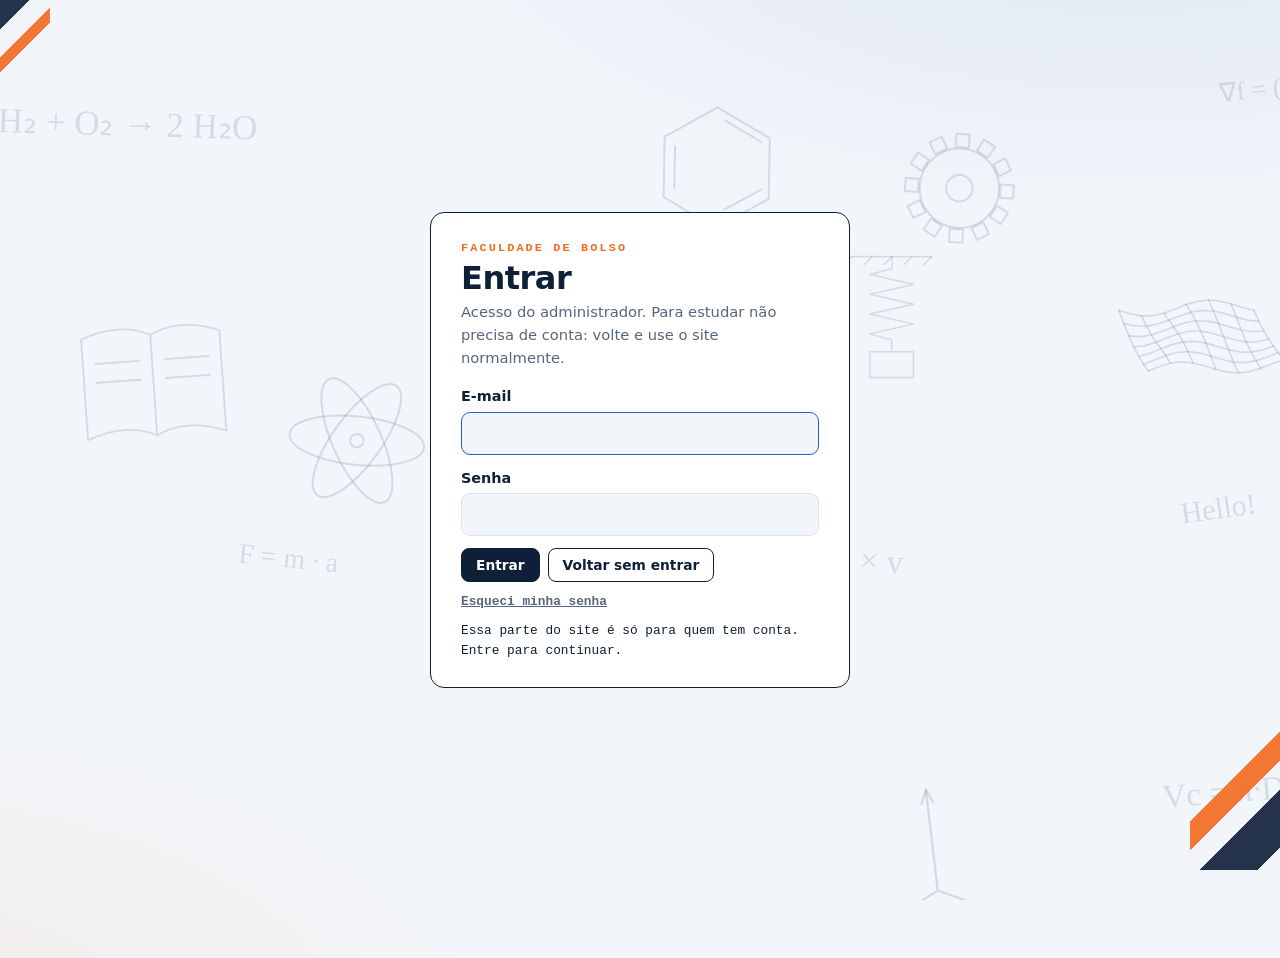
<file: materias/arte/oficina-de-desenho.html>
<!doctype html>
<html lang="pt-BR">
<head>
<meta charset="utf-8">
<script src="../../js/so-login.js" defer></script>
<meta http-equiv="Content-Security-Policy" content="default-src 'self'; script-src 'self' 'unsafe-inline' https://cdn.jsdelivr.net; style-src 'self' 'unsafe-inline' https://fonts.googleapis.com; font-src 'self' data: https://fonts.gstatic.com; img-src 'self' data: blob: https:; media-src 'self' data: blob: https:; connect-src 'self' https://*.supabase.co wss://*.supabase.co; frame-src https://open.spotify.com https://www.youtube.com; worker-src 'self' blob:; manifest-src 'self'; base-uri 'self'; form-action 'self'; object-src 'none'">
<meta name="viewport" content="width=device-width, initial-scale=1, viewport-fit=cover">
<title>Oficina de Desenho artístico</title>
<meta name="claude:viewport-fit-sides" content="cover">
<link rel="icon" type="image/png" href="../../icons/logo-favicon-64.png">
<style>
/* Oficina de Materiais (Ciência dos Materiais II): mesma base visual das oficinas */
:root{
  --paper:#EEF2F5; --sheet:#FFFFFF; --ink:#13233A; --ink2:#4B5C71; --line:#CFD9E2; --grid:rgba(19,35,58,.055);
  --c1:#D9531A; --c2:#0C8587; --c3:#6447BE; --ok:#2A7F3E; --bad:#BF3328; --hl:rgba(217,83,26,.10); --hl2:rgba(12,133,135,.10);
  --f-disp:"Bricolage Grotesque", "Trebuchet MS", system-ui, sans-serif, "Cambria Math", "STIX Two Text";
  --f-body:"Atkinson Hyperlegible", "Segoe UI", system-ui, sans-serif, "Cambria Math", "STIX Two Text", "Segoe UI Symbol";
  --f-mono:"JetBrains Mono", ui-monospace, Consolas, monospace, "Cambria Math", "STIX Two Text";
  --f-math:"STIX Two Text", "Cambria Math", "Times New Roman", serif;
}
@media (prefers-color-scheme: dark){:root:not([data-theme="light"]){
  --paper:#0B1624; --sheet:#112034; --ink:#E4EDF6; --ink2:#9BAFC4; --line:#24384F; --grid:rgba(140,185,230,.07);
  --c1:#FF7B3F; --c2:#3CC6C8; --c3:#A88CFF; --ok:#5DC46F; --bad:#FF6E61; --hl:rgba(255,123,63,.13); --hl2:rgba(60,198,200,.12); color-scheme:dark}}
:root[data-theme="dark"]{
  --paper:#0B1624; --sheet:#112034; --ink:#E4EDF6; --ink2:#9BAFC4; --line:#24384F; --grid:rgba(140,185,230,.07);
  --c1:#FF7B3F; --c2:#3CC6C8; --c3:#A88CFF; --ok:#5DC46F; --bad:#FF6E61; --hl:rgba(255,123,63,.13); --hl2:rgba(60,198,200,.12); color-scheme:dark}

*{box-sizing:border-box}
[hidden]{display:none!important}
body{margin:0}
img{max-width:100%}
:root{padding-top:env(safe-area-inset-top,0px);padding-bottom:env(safe-area-inset-bottom,0px)}
body{background:var(--paper);color:var(--ink);font:16px/1.6 var(--f-body);
  background-image:linear-gradient(var(--grid) 1px,transparent 1px),linear-gradient(90deg,var(--grid) 1px,transparent 1px);
  background-size:24px 24px;}
body::before{content:"";position:fixed;inset:0 0 auto;height:env(safe-area-inset-top,0px);z-index:10;background:var(--sheet)}
h1,h2,h3{font-family:var(--f-disp);line-height:1.15;text-wrap:balance;margin:0}
h2{font-size:clamp(1.7rem,5vw,2.4rem);font-weight:800;letter-spacing:-.01em}
h3{font-size:1.25rem;font-weight:700;margin-top:2.2rem}
p{margin:.6rem 0}
a{color:var(--c2)}
i.m,.m{font-family:var(--f-math);font-style:italic}
:focus-visible{outline:2.5px solid var(--c1);outline-offset:2px}

/* header */
header{position:sticky;top:env(safe-area-inset-top,0px);z-index:20;background:var(--sheet);border-bottom:1px solid var(--line)}
.hwrap{max-width:960px;margin:0 auto;padding-left:max(16px,env(safe-area-inset-left,0px));padding-right:max(16px,env(safe-area-inset-right,0px));padding-block:10px 0}
.brand{display:flex;align-items:center;gap:10px;justify-content:space-between}
.brand a{font-family:var(--f-disp);font-weight:800;font-size:1.15rem;color:var(--ink);text-decoration:none;display:flex;align-items:center;gap:8px}
.logo{width:26px;height:26px}
.prog{font-family:var(--f-mono);font-size:.75rem;color:var(--ink2);display:flex;align-items:center;gap:8px}
.bar{width:90px;height:6px;border-radius:3px;background:var(--line);overflow:hidden}
.bar i{display:block;height:100%;background:var(--c2);width:0;transition:width .4s}
nav{display:flex;gap:4px;overflow-x:auto;padding-block:8px;scrollbar-width:none}
nav::-webkit-scrollbar{display:none}
nav a{flex:none;font-size:.86rem;font-weight:700;text-decoration:none;color:var(--ink2);padding:6px 11px;border-radius:999px;border:1px solid transparent;white-space:nowrap}
nav a:hover{color:var(--ink);border-color:var(--line)}
nav a.on{background:var(--ink);color:var(--sheet)}
nav a .dn{display:inline-block;width:7px;height:7px;border-radius:50%;background:var(--ok);margin-left:5px;vertical-align:middle}

main{max-width:960px;margin:0 auto;padding-left:max(16px,env(safe-area-inset-left,0px));padding-right:max(16px,env(safe-area-inset-right,0px));padding-block:28px 80px}
.view{display:block}
.read{max-width:700px}
.eyebrow{font-family:var(--f-mono);font-size:.75rem;letter-spacing:.12em;text-transform:uppercase;color:var(--c1);font-weight:600}
.lede{font-size:1.12rem;color:var(--ink2);max-width:62ch}

/* hero */
.hero{display:grid;grid-template-columns:1.1fr 1fr;gap:28px;align-items:center;margin-bottom:36px}
.hero h1{font-size:clamp(2.2rem,7vw,3.9rem);font-weight:800;letter-spacing:-.025em}
.hero h1 em{font-style:normal;color:var(--c1)}
.hero .cv{aspect-ratio:1/1;max-width:100%}
@media (max-width:720px){.hero{grid-template-columns:1fr}}

/* trilha */
.trail{display:grid;grid-template-columns:repeat(auto-fill,minmax(240px,1fr));gap:12px;margin-top:18px}
.stop{display:grid;grid-template-columns:auto 1fr;gap:4px 12px;align-items:start;padding:14px 16px;background:var(--sheet);border:1px solid var(--line);border-radius:10px;text-decoration:none;color:var(--ink);transition:transform .15s,border-color .15s}
.stop:hover{transform:translateY(-2px);border-color:var(--c2)}
.stop .n{grid-row:span 2;font-family:var(--f-mono);font-weight:600;font-size:.8rem;width:30px;height:30px;border-radius:50%;display:grid;place-items:center;border:1.5px solid var(--ink2);color:var(--ink2)}
.stop.done .n{background:var(--ok);border-color:var(--ok);color:var(--sheet)}
.stop b{font-family:var(--f-disp);font-size:1.05rem}
.stop span{font-size:.88rem;color:var(--ink2);line-height:1.4}

/* blocos */
.fx{position:relative;background:var(--sheet);border:1.5px solid var(--ink);border-radius:4px;margin:20px 0;padding:30px 18px 16px;overflow-x:auto}
.fx .tag{position:absolute;top:0;left:0;font-family:var(--f-mono);font-size:.68rem;letter-spacing:.08em;text-transform:uppercase;background:var(--ink);color:var(--sheet);padding:3px 9px;border-bottom-right-radius:4px}
.fx .eq{font-family:var(--f-math);font-size:1.45rem;text-align:center;padding:6px 0 10px;white-space:nowrap}
.fx .eq i{font-style:italic}
.legend{display:grid;grid-template-columns:auto 1fr;gap:4px 14px;font-size:.93rem;border-top:1px dashed var(--line);padding-top:10px;margin:0}
.legend dt{font-family:var(--f-math);font-style:italic;font-size:1.05rem;color:var(--c1);white-space:nowrap}
.legend dd{margin:0;color:var(--ink2)}
.fr{display:inline-flex;flex-direction:column;vertical-align:middle;text-align:center;margin:0 .15em}
.fr>span:first-child{border-bottom:1.5px solid currentColor;padding:0 .25em .05em}
.fr>span:last-child{padding:.05em .25em 0}
.rt{white-space:nowrap}.rt::before{content:"√"}.rt>span{border-top:1.5px solid currentColor;padding:0 .1em}
.v{position:relative}
.ofi{background:var(--hl2);border-radius:8px;padding:12px 16px;margin:18px 0}
.ofi .k,.cuid .k{font-family:var(--f-mono);font-size:.7rem;letter-spacing:.12em;text-transform:uppercase;font-weight:600;color:var(--c2);display:block;margin-bottom:2px}
.cuid{border:1px solid var(--line);background:var(--sheet);border-radius:8px;padding:12px 16px 12px;margin:18px 0;position:relative;overflow:hidden}
.cuid::before{content:"";position:absolute;inset:0 0 auto;height:6px;background:repeating-linear-gradient(-45deg,#E8B511 0 8px,#1b1b1b 8px 16px)}
.cuid .k{color:var(--c1);margin-top:4px}
ol.recipe{counter-reset:s;list-style:none;padding:0;margin:14px 0;display:grid;gap:8px}
ol.recipe>li{counter-increment:s;display:grid;grid-template-columns:30px 1fr;gap:10px;align-items:start}
ol.recipe>li::before{content:counter(s);font-family:var(--f-mono);font-weight:600;font-size:.8rem;width:26px;height:26px;border-radius:50%;background:var(--c1);color:var(--sheet);display:grid;place-items:center;margin-top:1px}
code,.mono{font-family:var(--f-mono);font-size:.9em}
.tbl{overflow-x:auto;margin:14px 0}
table{border-collapse:collapse;width:100%;font-size:.93rem;background:var(--sheet)}
th,td{border:1px solid var(--line);padding:7px 10px;text-align:left;vertical-align:top}
th{font-family:var(--f-mono);font-size:.72rem;letter-spacing:.06em;text-transform:uppercase;color:var(--ink2)}

/* exemplo passo a passo */
.ex{background:var(--sheet);border:1px solid var(--line);border-radius:10px;padding:16px;margin:18px 0}
.ex .q{font-weight:700}
.ex ol{margin:10px 0 0;padding-left:1.3em;display:grid;gap:8px}
.ex ol li{padding-left:4px}
.ex ol li.hid{display:none}
.ex .ans{display:none;margin-top:10px;padding:8px 12px;background:var(--hl);border-radius:6px;font-weight:700}
.ex.all .ans{display:block}
.btns{display:flex;flex-wrap:wrap;gap:8px;margin-top:12px}
button,.btn{font:700 .88rem var(--f-body);border-radius:8px;padding:8px 14px;cursor:pointer;border:1.5px solid var(--ink);background:var(--ink);color:var(--sheet)}
button.ghost{background:transparent;color:var(--ink)}
button:disabled{opacity:.4;cursor:default}
button:hover:not(:disabled){filter:brightness(1.1)}

/* calculadoras */
.calc{background:var(--sheet);border:1.5px solid var(--c2);border-radius:10px;padding:16px;margin:24px 0}
.calc h4{margin:0 0 4px;font-family:var(--f-disp);font-size:1.1rem;color:var(--c2)}
.calc .hint{font-size:.85rem;color:var(--ink2);margin:0 0 10px}
.fields{display:grid;grid-template-columns:repeat(auto-fill,minmax(170px,1fr));gap:10px}
.fields label{display:grid;gap:3px;font-size:.8rem;font-weight:700;color:var(--ink2)}
input[type=text],select{font:500 1rem var(--f-mono);padding:8px 10px;border-radius:6px;border:1.5px solid var(--line);background:var(--paper);color:var(--ink);width:100%;min-width:0}
input[type=text]:focus{border-color:var(--c2);outline:none}
.out{margin-top:12px;border-top:1px dashed var(--line);padding-top:10px;font-size:.95rem}
.out ol{margin:0;padding-left:1.3em;display:grid;gap:5px}
.out .res{margin-top:8px;font-weight:700;padding:8px 12px;border-radius:6px;background:var(--hl2)}
.out .err{color:var(--bad);font-weight:700}
.seg{display:flex;flex-wrap:wrap;gap:6px;margin-bottom:10px}
.seg button{background:transparent;color:var(--ink2);border-color:var(--line);font-size:.82rem;padding:6px 11px}
.seg button.on{background:var(--c2);border-color:var(--c2);color:var(--sheet)}
.done-btn{margin-top:36px;display:flex;align-items:center;gap:12px;flex-wrap:wrap;padding-top:18px;border-top:1px solid var(--line)}
.done-btn button.isdone{background:var(--ok);border-color:var(--ok)}

/* 3D */
.cv{position:relative;width:100%;border:1px solid var(--line);border-radius:10px;background:var(--sheet);overflow:hidden;touch-action:none}
.cv canvas{display:block;width:100%;height:100%;cursor:grab}
.cv .ctl{position:absolute;right:8px;bottom:8px;display:flex;gap:6px}
.cv .ctl button{padding:4px 10px;font-size:.85rem;background:var(--sheet);color:var(--ink);border-color:var(--line)}
.cv .lbl{position:absolute;left:10px;top:8px;font-family:var(--f-mono);font-size:.7rem;color:var(--ink2)}
.labgrid{display:grid;grid-template-columns:1.4fr 1fr;gap:18px;align-items:start}
.labgrid .cv{aspect-ratio:4/3.4}
@media (max-width:760px){.labgrid{grid-template-columns:1fr}}
.presets{display:flex;flex-wrap:wrap;gap:6px}
.presets button{font-size:.8rem;padding:6px 10px;background:transparent;color:var(--ink);border-color:var(--line)}
.objlist{list-style:none;padding:0;margin:10px 0;display:grid;gap:6px;font-size:.88rem}
.objlist li{display:flex;align-items:center;gap:8px;background:var(--paper);border-radius:6px;padding:6px 8px}
.objlist li .sw{width:12px;height:12px;border-radius:3px;flex:none}
.objlist li span{flex:1;min-width:0;font-family:var(--f-mono);font-size:.8rem;overflow-wrap:anywhere}
.objlist li button{padding:2px 8px;font-size:.75rem;background:transparent;color:var(--bad);border-color:var(--line)}
.inline-cv{aspect-ratio:16/10;margin:16px 0}

/* fluxograma */
.flow{display:grid;gap:10px;margin:16px 0}
.node{background:var(--sheet);border:1.5px solid var(--ink);border-radius:8px;padding:10px 14px}
.node b{font-family:var(--f-disp)}
.branch{display:grid;grid-template-columns:1fr 1fr;gap:10px}
.leaf{border-radius:8px;padding:10px 12px;font-size:.92rem;border:1.5px solid var(--line);background:var(--sheet)}
.leaf b{display:block;font-family:var(--f-disp);font-size:1rem}
.leaf.a b{color:var(--c1)}.leaf.b b{color:var(--c2)}.leaf.c b{color:var(--c3)}
.arrow{text-align:center;font-family:var(--f-mono);color:var(--ink2);font-size:.8rem}
@media (max-width:520px){.branch{grid-template-columns:1fr}}

/* lista */
.qitem{background:var(--sheet);border:1px solid var(--line);border-radius:10px;margin:12px 0;overflow:hidden}
.qitem summary{cursor:pointer;padding:14px 16px;display:grid;grid-template-columns:auto 1fr;gap:12px;align-items:start;list-style:none}
.qitem summary::-webkit-details-marker{display:none}
.qitem summary .qn{font-family:var(--f-mono);font-weight:600;font-size:.8rem;background:var(--ink);color:var(--sheet);border-radius:5px;padding:2px 8px;margin-top:2px}
.qitem[open] summary{border-bottom:1px dashed var(--line)}
.qitem .body{padding:6px 16px 16px}
.qitem .tagt{font-family:var(--f-mono);font-size:.72rem;color:var(--c2);margin-top:4px;display:block}
.part{margin-top:14px}
.part h5{margin:0;font-family:var(--f-disp);font-size:1rem}

/* quiz */
.qz{background:var(--sheet);border:1px solid var(--line);border-radius:10px;padding:16px;margin:14px 0}
.qz .opts{display:grid;gap:8px;margin-top:10px}
.qz .opts button{text-align:left;background:var(--paper);color:var(--ink);border:1.5px solid var(--line);font-weight:400}
.qz .opts button.right{border-color:var(--ok);background:color-mix(in srgb,var(--ok) 14%,var(--sheet))}
.qz .opts button.wrong{border-color:var(--bad);background:color-mix(in srgb,var(--bad) 12%,var(--sheet))}
.qz .why{margin-top:10px;font-size:.93rem;color:var(--ink2)}
.score{position:sticky;top:calc(env(safe-area-inset-top,0px) + 96px);z-index:5;display:flex;justify-content:space-between;align-items:center;gap:10px;background:var(--ink);color:var(--sheet);border-radius:10px;padding:10px 16px;font-family:var(--f-mono);font-size:.9rem}
.score button{background:var(--sheet);color:var(--ink);border-color:var(--sheet);padding:4px 10px;font-size:.8rem}

/* cola */
.cola{display:grid;grid-template-columns:repeat(auto-fill,minmax(280px,1fr));gap:12px}
.cola .fx{margin:0}
.cola .fx .eq{font-size:1.2rem}
.cola p{font-size:.85rem;color:var(--ink2);margin:6px 0 0}

/* demo escalar */
.dot2d{display:grid;grid-template-columns:200px 1fr;gap:16px;align-items:center;background:var(--sheet);border:1px solid var(--line);border-radius:10px;padding:14px;margin:18px 0}
.dot2d canvas{width:200px;height:200px;max-width:100%}
.dot2d input[type=range]{width:100%;accent-color:var(--c1)}
.verdict{font-family:var(--f-disp);font-size:1.2rem;font-weight:700}
@media (max-width:520px){.dot2d{grid-template-columns:1fr;justify-items:center}}
/* ===== widgets: produtos e retas ===== */
.wid{background:var(--sheet);border:1px solid var(--line);border-radius:12px;padding:16px;margin:18px 0}
.wid h4{margin:0 0 4px;font-family:var(--f-disp)}
.wid .sub{margin:0 0 12px;color:var(--ink2);font-size:.92rem}
.wgrid{display:grid;grid-template-columns:minmax(0,1.25fr) minmax(0,1fr);gap:16px;align-items:start}
.wgrid .cv{aspect-ratio:4/3.2}
@media (max-width:760px){.wgrid{grid-template-columns:1fr}}
.wctl label{display:block;font-family:var(--f-mono);font-size:.78rem;color:var(--ink2);margin:8px 0 2px}
.wctl input[type=range]{width:100%;accent-color:var(--c1)}
.wctl .row{display:flex;gap:8px;flex-wrap:wrap;margin-top:10px}
.wout{font-family:var(--f-mono);font-size:.88rem;line-height:1.7;background:var(--paper,transparent);border:1px dashed var(--line);border-radius:8px;padding:10px 12px;margin-top:10px}
.wout b{font-family:var(--f-body)}
.wout .big{font-family:var(--f-disp);font-size:1.15rem;font-weight:700}
.chip3{display:inline-block;padding:1px 8px;border-radius:999px;font-weight:700;font-size:.78rem}
.mesa{border-collapse:separate;border-spacing:4px;margin:6px 0;font-family:var(--f-mono);font-size:1rem}
.mesa td{min-width:44px;text-align:center;padding:6px 4px;border-radius:6px;background:color-mix(in srgb,var(--line) 45%,transparent);transition:background .2s,color .2s,opacity .2s}
.mesa td.h{background:none;color:var(--ink2);font-size:.75rem;min-width:26px}
.mesa td.on1{background:var(--c1);color:#fff}
.mesa td.on2{background:var(--c3);color:#fff}
.mesa td.off{opacity:.28}
.mesa td.p{background:color-mix(in srgb,var(--c2) 18%,transparent);color:var(--ink);font-weight:700}
.fields3{display:grid;grid-template-columns:repeat(auto-fit,minmax(150px,1fr));gap:8px 12px}
.fields3 label{font-family:var(--f-mono);font-size:.78rem;color:var(--ink2)}
.fields3 input{width:100%}
.analog{display:grid;grid-template-columns:repeat(auto-fit,minmax(min(100%,210px),1fr));gap:10px;margin:14px 0}
.analog button{all:unset;cursor:pointer;display:block;border:1.5px solid var(--line);border-radius:10px;padding:12px 14px;background:var(--sheet);transition:border-color .15s,transform .15s}
.analog button:hover{transform:translateY(-2px)}
.analog button[aria-pressed=true]{border-color:var(--c1);box-shadow:0 0 0 3px color-mix(in srgb,var(--c1) 18%,transparent)}
.analog .em{font-size:1.6rem;line-height:1}
.analog b{display:block;margin:4px 0 2px;font-family:var(--f-disp)}
.analog span{font-size:.86rem;color:var(--ink2)}
.cheque{display:grid;grid-template-columns:auto 1fr;gap:4px 10px;font-size:.92rem;margin-top:8px}
.cheque i{font-style:normal}
.jogo .opts{display:flex;flex-wrap:wrap;gap:8px;margin-top:10px}
.jogo .fb{margin-top:10px;font-size:.93rem}
.dinch{display:flex;flex-wrap:wrap;gap:8px;margin:0 0 12px}
.dinch button{font-size:.82rem;padding:6px 10px}
.mesa td.q{background:transparent;border:1.5px dashed var(--line);color:var(--ink2)}
.din .enun{background:var(--sheet);border:1px solid var(--line);border-left:3px solid var(--c2);border-radius:6px;padding:8px 12px;line-height:1.5}
.din .enun .k{display:block;font-family:var(--f-mono);font-size:.66rem;letter-spacing:.12em;text-transform:uppercase;color:var(--c2);font-weight:700;margin-bottom:2px}
.wout .big{font-size:1.1rem}
footer{max-width:960px;margin:0 auto;padding-left:max(16px,env(safe-area-inset-left,0px));padding-right:max(16px,env(safe-area-inset-right,0px));padding-block:0 30px;color:var(--ink2);font-size:.8rem;font-family:var(--f-mono)}
@media (prefers-reduced-motion:reduce){*{transition:none!important;animation:none!important}}


/* escala fluida: acompanha a resolução de cada tela e usa a largura toda */
html{font-size:clamp(15px,calc(9.5px + .48vw),19px)}
body{font-size:1rem}
:root{--gut:clamp(16px,3vw,64px)}
.hwrap,main,footer{max-width:1760px!important;padding-left:max(var(--gut),env(safe-area-inset-left,0px))!important;padding-right:max(var(--gut),env(safe-area-inset-right,0px))!important}
.view.read{max-width:none}
.view.read>p,.view.read>ul,.view.read>ol,.view.read>h2,.view.read>h3,p.read,ol.read{max-width:82ch}
.lede{max-width:72ch}
.cv.sim{max-height:82vh}
.hero .cv{max-height:72vh;justify-self:center}
@media (min-width:1200px){nav{flex-wrap:wrap;overflow:visible}}
.aula{background:var(--sheet);border:1.5px solid var(--c1);border-radius:10px;padding:14px 16px;margin:22px 0;position:relative}
.aula .k{font-family:var(--f-mono);font-size:.7rem;letter-spacing:.12em;text-transform:uppercase;font-weight:600;color:var(--sheet);background:var(--c1);padding:3px 8px;border-radius:4px;display:inline-block;margin-bottom:4px}
.casos{display:grid;grid-template-columns:repeat(auto-fit,minmax(min(100%,300px),1fr));gap:14px;margin:12px 0}
.casos figure{margin:0;border:1px solid var(--line);border-radius:10px;padding:10px 12px;background:var(--paper)}
.casos svg{width:100%;height:auto;max-height:230px;display:block;margin:0 auto}
.casos figcaption{font-size:.88rem;color:var(--ink2);margin-top:6px}
.qitem .enun{background:var(--sheet);border:1px solid var(--line);border-left:3px solid var(--c2);border-radius:6px;padding:10px 14px;margin:12px 0 4px;line-height:1.55}
.qitem .enun .k{display:block;font-family:var(--f-mono);font-size:.68rem;letter-spacing:.12em;text-transform:uppercase;color:var(--c2);font-weight:700;margin-bottom:4px}
.qitem h5.item{font-weight:600;line-height:1.45;max-width:90ch}
/* ===== árvores de classificação (como no quadro) ===== */
.arv{overflow-x:auto;padding:6px 0 10px;margin:14px 0}
.arv .ul{display:flex;justify-content:center;padding-top:18px;position:relative}
.arv>.ul{padding-top:0;width:max-content;min-width:100%;margin:0 auto}
.arv .li{display:flex;flex-direction:column;align-items:center;position:relative;padding:18px 5px 0}
.arv .li::before,.arv .li::after{content:"";position:absolute;top:0;width:50%;height:18px;border-top:2px solid var(--ink2)}
.arv .li::before{right:50%}.arv .li::after{left:50%;border-left:2px solid var(--ink2)}
.arv .li:only-child::before{display:none}.arv .li:only-child::after{border-top:0}
.arv .li:first-child::before,.arv .li:last-child::after{border-top:0}.arv .li:last-child::after{border-left:0}.arv .li:last-child::before{border-right:2px solid var(--ink2);border-radius:0 6px 0 0}.arv .li:first-child::after{border-radius:6px 0 0 0}
.arv .ul .ul::before{content:"";position:absolute;top:0;left:50%;height:18px;border-left:2px solid var(--ink2)}
.arv>.ul>.li{padding-top:0}.arv>.ul>.li::before,.arv>.ul>.li::after{display:none}
.arv .nd{display:inline-block;max-width:140px;padding:7px 10px;border-radius:10px;background:var(--sheet);border:1.5px solid var(--line);font-weight:700;font-size:.86rem;text-align:center;line-height:1.25;cursor:pointer;color:var(--ink);font-family:inherit}
.arv .nd.raiz{background:var(--ink);color:var(--sheet);border-color:var(--ink);font-size:1rem;max-width:none}
.arv .nd.on{border-color:var(--c1);box-shadow:0 0 0 3px var(--hl)}
.arv-o{min-height:64px}
@media (max-width:700px){.arv{overflow:visible}.arv>.ul{width:auto}
  .arv .ul{display:block;padding:0 0 0 16px;margin:0 0 0 12px;border-left:2px solid var(--ink2)}.arv>.ul{border:0;margin:0;padding:0}.arv .ul .ul::before{display:none}
  .arv .li{display:block;padding:5px 0 0 0}.arv .li::after{display:none}
  .arv .li::before{display:block!important;content:"";position:absolute;left:-16px;top:22px;width:14px;height:0;border:0!important;border-top:2px solid var(--ink2)!important;border-radius:0!important}
  .arv>.ul>.li::before{display:none!important}.arv .nd{text-align:left;max-width:none}}
.cartoes{display:grid;grid-template-columns:repeat(auto-fill,minmax(230px,1fr));gap:10px;margin:14px 0}
.cartoes>div{background:var(--sheet);border:1px solid var(--line);border-radius:12px;padding:12px 14px}
.cartoes .em{font-size:1.5rem}.cartoes b{display:block;font-family:var(--f-disp);margin:2px 0}.cartoes span{color:var(--ink2);font-size:.92rem;line-height:1.45}
.prop{display:grid;grid-template-columns:repeat(auto-fit,minmax(150px,1fr));gap:8px;margin:14px 0}
.prop div{background:var(--sheet);border:1px solid var(--line);border-radius:12px;padding:10px;text-align:center}.prop b{display:block;font-size:1.4rem}.prop span{font-size:.85rem;color:var(--ink2)}
.rm{display:grid;grid-template-columns:minmax(0,1fr) minmax(0,1fr);gap:14px;align-items:start}@media (max-width:640px){.rm{grid-template-columns:1fr}}
.rm label{display:block;font-weight:700;font-size:.9rem;margin:8px 0 2px}.rm label b{color:var(--c1)}.rm input[type=range]{width:100%}
#rmCv{width:100%;aspect-ratio:4/3;max-height:320px;display:block;background:var(--paper);border-radius:10px}

/* ===== Oficina de Desenho artístico ===== */
:root{--ac:#C2417A}
.hero2{display:grid;grid-template-columns:minmax(0,1.2fr) minmax(0,1fr);gap:24px;align-items:center;margin-bottom:26px}
@media (max-width:760px){.hero2{grid-template-columns:1fr}}
.hero2 h1{font-family:var(--f-disp);font-size:clamp(2.1rem,6.5vw,3.6rem);line-height:1.02;margin:6px 0 12px;letter-spacing:-.02em}
.hero2 h1 em{font-style:normal;color:var(--ac)}
.hero2 svg{width:100%;max-height:300px}
.trilhas{display:grid;grid-template-columns:repeat(auto-fill,minmax(min(100%,250px),1fr));gap:12px;margin:14px 0 26px}
.trc{--tc:var(--ac);display:grid;gap:6px;text-decoration:none;color:var(--ink);background:var(--sheet);border:1px solid var(--line);border-top:5px solid var(--tc);border-radius:12px;padding:14px 16px;transition:transform .15s,border-color .15s}
.trc:hover{transform:translateY(-2px);border-color:var(--tc)}
.trc .em{font-size:1.6rem;line-height:1}
.trc b{font-family:var(--f-disp);font-size:1.25rem}
.trc span{font-size:.9rem;color:var(--ink2);line-height:1.4}
.trc .pb{height:6px;border-radius:3px;background:var(--line);overflow:hidden}.trc .pb i{display:block;height:100%;background:var(--tc)}
.trc small{font-family:var(--f-mono);font-size:.72rem;color:var(--tc);font-weight:600}
.como{display:grid;grid-template-columns:repeat(auto-fit,minmax(min(100%,220px),1fr));gap:10px;margin:12px 0 26px}
.como>div{background:var(--sheet);border:1px solid var(--line);border-radius:12px;padding:12px 14px}
.como b{display:block;font-family:var(--f-disp);font-size:1.05rem;margin:2px 0}.como span{color:var(--ink2);font-size:.92rem;line-height:1.45}
.como .n{font-family:var(--f-disp);font-weight:800;font-size:1.8rem;color:var(--ac);line-height:1}
.diario{background:var(--sheet);border:1.5px solid var(--ink);border-radius:12px;padding:14px 16px;margin:16px 0 26px;display:grid;grid-template-columns:auto 1fr;gap:6px 22px;align-items:center}
@media (max-width:560px){.diario{grid-template-columns:1fr}}
.diario .big{font-family:var(--f-disp);font-weight:800;font-size:3rem;line-height:.9;color:var(--ac);text-align:center}
.diario .big small{display:block;font:600 .68rem var(--f-mono);letter-spacing:.08em;text-transform:uppercase;color:var(--ink2);margin-top:4px}
.cal{display:grid;grid-template-columns:repeat(7,minmax(0,22px));gap:4px}
.cal i{display:block;aspect-ratio:1;border-radius:4px;background:color-mix(in srgb,var(--line) 70%,transparent)}
.cal i.on{background:var(--ac)}.cal i.hj{outline:2px solid var(--ink);outline-offset:1px}
.cal b{font:600 .6rem var(--f-mono);color:var(--ink2);text-align:center}
.diario .btns{margin-top:8px}
.mat-l{display:grid;grid-template-columns:repeat(auto-fit,minmax(min(100%,260px),1fr));gap:6px 16px;font-size:.92rem;margin:8px 0 22px;padding:0;list-style:none}
.mat-l li{border-bottom:1px dashed var(--line);padding:5px 0}.mat-l b{font-family:var(--f-disp)}
.lst h3{display:flex;align-items:center;gap:10px}
.lst h3 .pill{font:600 .66rem var(--f-mono);letter-spacing:.06em;text-transform:uppercase;background:var(--ac);color:#fff;border-radius:999px;padding:2px 8px}
.aul{display:grid;grid-template-columns:auto 1fr auto;gap:2px 12px;align-items:center;text-decoration:none;color:var(--ink);background:var(--sheet);border:1px solid var(--line);border-left:4px solid var(--ac);border-radius:10px;padding:11px 14px;margin:8px 0;transition:border-color .15s}
.aul:hover{border-color:var(--ac)}
.aul .n{grid-row:span 2;font-family:var(--f-mono);font-weight:600;font-size:.8rem;width:30px;height:30px;border-radius:50%;display:grid;place-items:center;border:1.5px solid var(--ink2);color:var(--ink2)}
.aul.done .n{background:var(--ok);border-color:var(--ok);color:#fff}
.aul b{font-family:var(--f-disp);font-size:1.05rem}.aul span{grid-column:2;font-size:.88rem;color:var(--ink2);line-height:1.35}
.aul em{grid-row:span 2;grid-column:3;font-style:normal;font-size:1.1rem}
.passos{display:grid;grid-template-columns:repeat(auto-fill,minmax(min(46%,170px),1fr));gap:10px;margin:14px 0}
.passos figure{margin:0;background:var(--sheet);border:1px solid var(--line);border-radius:10px;padding:8px}
.passos svg{width:100%;height:auto;display:block;aspect-ratio:1}
.passos figcaption{font-size:.84rem;line-height:1.35;color:var(--ink);margin-top:4px}
.passos figcaption b{display:inline-grid;place-items:center;width:20px;height:20px;border-radius:50%;background:var(--ac);color:#fff;font:700 .72rem var(--f-mono);margin-right:4px}
.ses{background:var(--sheet);border:1.5px solid var(--ac);border-radius:12px;padding:14px 16px;margin:22px 0}
.ses h4{margin:0 0 8px;font-family:var(--f-disp);font-size:1.15rem;color:var(--ac)}
.fases{display:grid;gap:8px;margin:0;padding:0;list-style:none}
.fases li{display:grid;grid-template-columns:62px 1fr;gap:10px;align-items:start}
.fases li .t{font:700 .78rem var(--f-mono);background:color-mix(in srgb,var(--ac) 14%,var(--sheet));color:var(--ac);border-radius:6px;padding:4px 0;text-align:center}
.fases li b{font-family:var(--f-disp)}
.curto{border-top:1px dashed var(--line);margin-top:12px;padding-top:10px;font-size:.92rem;color:var(--ink2)}
.curto b{color:var(--ink)}
.chk{list-style:none;padding:0;margin:8px 0;display:grid;gap:6px}
.chk label{display:flex;gap:10px;align-items:flex-start;cursor:pointer}
.chk input{width:20px;height:20px;accent-color:var(--ok);flex:none;margin-top:2px}
.tm{margin-top:12px;background:var(--ink);color:var(--sheet);border-radius:12px;padding:14px 16px;text-align:center}
.tmf{font:600 .78rem var(--f-mono);letter-spacing:.08em;text-transform:uppercase;opacity:.8}
.tmt{font-family:var(--f-disp);font-weight:800;font-size:clamp(3rem,14vw,5rem);line-height:1;font-variant-numeric:tabular-nums;margin:6px 0}
.tmd{font-size:.95rem;opacity:.9;min-height:1.4em}
.tmb{height:6px;border-radius:3px;background:rgba(255,255,255,.2);overflow:hidden;margin:10px 0 4px}.tmb i{display:block;height:100%;background:var(--ac);width:0}
.tm .btns{justify-content:center}.tm button{background:var(--sheet);color:var(--ink);border-color:var(--sheet)}.tm button.ghost{background:transparent;color:var(--sheet);border-color:rgba(255,255,255,.5)}
.wid h4{color:var(--ac)}
.wctl select{font:500 .95rem var(--f-body);padding:6px 8px;border-radius:6px;border:1.5px solid var(--line);background:var(--paper);color:var(--ink);width:100%}
.wctl label input[type=checkbox]{width:auto;margin-right:6px}
.vtest{display:grid;grid-template-columns:1fr 1fr;gap:0;border-radius:10px;overflow:hidden;border:1px solid var(--line);max-width:460px}
.vb{aspect-ratio:1.2;display:grid;place-items:center}.vb i{display:block;width:34%;aspect-ratio:1}
.vesc{display:flex;border:1px solid var(--line);border-radius:8px;overflow:hidden;margin-top:6px;max-width:560px}
.vesc span{flex:1;aspect-ratio:1;display:grid;place-items:end center;padding-bottom:2px}.vesc small{font:600 .62rem var(--f-mono)}
.paleta{display:flex;gap:6px;flex-wrap:wrap}.paleta span{width:44px;height:44px;border-radius:8px;border:1px solid var(--line)}
.fbbar{display:flex;flex-wrap:wrap;gap:8px;align-items:center;margin:8px 0}
.fbbar button{padding:6px 11px;font-size:.84rem}
.fbbar label{display:flex;align-items:center;gap:6px;font-size:.82rem;color:var(--ink2)}
.fbcv canvas{cursor:crosshair}
.nav2{display:flex;justify-content:space-between;gap:10px;flex-wrap:wrap;margin-top:26px;padding-top:16px;border-top:1px solid var(--line)}
.nav2 a{font-weight:700;text-decoration:none;color:var(--ac)}
.wid>label{display:block;font-family:var(--f-mono);font-size:.78rem;color:var(--ink2);margin:10px 0 2px}.wid>label input[type=range]{display:block;width:100%;max-width:460px;accent-color:var(--c1)}
@media (max-width:560px){.como{grid-template-columns:1fr 1fr}.como .n{font-size:1.5rem}.hero2 svg{max-height:200px}}
.aviso-estilo{font-size:.86rem;color:var(--ink2);border-left:3px solid var(--ac);padding:4px 12px;margin:14px 0}
</style>
<link rel="stylesheet" href="../../css/fdb-v2.css">
<script src="../../js/tema.js?v=1" defer></script>
<script src="../../dados/aulas.js" defer></script>
<script src="../../js/fdb-ui.js" defer></script>
</head>
<body>

<header>
  <div class="hwrap">
    <div class="brand">
      <div style="display:flex;align-items:center;gap:10px;min-width:0"><a href="../../index.html#m-arte" style="font-size:.8rem;font-weight:700;color:var(--ink2);text-decoration:none;margin-right:6px" aria-label="Voltar para a Faculdade de Bolso">← Hub</a><a href="#inicio"><svg class="logo" viewBox="0 0 26 26" aria-hidden="true"><path d="M19 3l4 4-11 11-4-4z" fill="none" stroke="var(--ac)" stroke-width="2" stroke-linejoin="round"/><path d="M8 14c-3 0-5 2-5 5 0 1.6-.8 2.6-2 3 3.5 1 7.5 0 9-4" fill="none" stroke="currentColor" stroke-width="2" stroke-linecap="round"/></svg>Desenho artístico</a></div>
      <div class="prog"><span id="progtxt">0 aulas</span><div class="bar"><i id="progbar"></i></div></div>
    </div>
    <nav id="nav">
      <a href="#inicio">Início</a>
      <a href="#t-papel">✏️ Papel</a>
      <a href="#t-digital">🖌️ Digital</a>
      <a href="#t-anima">🎞️ Animação</a>
      <a href="#t-artista">⭐ Artista</a>
      <a href="#ferramentas">Ferramentas</a>
      <a href="#quiz">Quiz</a>
      <a href="#cola">Cola</a>
    </nav>
  </div>
</header>

<main>
<section class="view" id="v-inicio">
  <div class="hero2">
    <div>
      <div class="eyebrow" style="color:var(--ac)">Curso completo · do zero ao artista</div>
      <h1>Aprenda a <em>desenhar</em> do zero</h1>
      <p class="lede">Do primeiro risco no papel até personagens em estilo anime, cenários, pintura digital e animação. Uma sessão de <b>30 minutos por dia</b> e, nos dias corridos, uma versão de <b>10 minutos</b>. Só precisa de lápis e papel para começar.</p>
      <div class="btns"><a class="btn" id="contBtn" href="#p01" style="text-decoration:none">Começar pela aula 1 →</a><a class="btn ghost" href="#ferramentas" style="text-decoration:none;background:transparent;color:var(--ink)">Ver as ferramentas</a></div>
    </div>
    <svg viewBox="0 0 220 170" fill="none" stroke-linecap="round" stroke-linejoin="round" aria-hidden="true">
      <g stroke="var(--ink2)" stroke-width="1" stroke-dasharray="3 3" opacity=".7"><circle cx="150" cy="70" r="40"/><path d="M150 30V138M110 82H190"/></g>
      <g stroke="var(--ink)" stroke-width="2"><path d="M112 80q6 42 38 58q32-16 38-58"/><path d="M122 77q10-8 20-1M158 76q10-7 20 1" stroke-width="3"/><ellipse cx="132" cy="87" rx="7" ry="9"/><ellipse cx="168" cy="87" rx="7" ry="9"/><path d="M150 101l-2 3h3M145 113q5 3 10 0"/><path d="M107 82Q104 26 150 24Q196 26 193 82M112 62L124 86L132 58L142 82L150 54L158 82L168 58L176 86L188 62"/></g>
      <g fill="var(--ink)"><ellipse cx="132" cy="89" rx="3" ry="4.5"/><ellipse cx="168" cy="89" rx="3" ry="4.5"/></g><g fill="var(--sheet)"><circle cx="135" cy="85" r="2"/><circle cx="171" cy="85" r="2"/></g>
      <g stroke="var(--ac)" stroke-width="2.2"><path d="M14 140h70M20 140L49 30M78 140L49 30M30 102h38"/><path d="M8 158L84 150M60 20l18 4" opacity=".6"/></g>
      <path d="M20 40l10-14l26 20l-10 14z" fill="var(--ac)" opacity=".85"/><path d="M20 40l-4 8l8-2" fill="var(--ink)"/>
    </svg>
  </div>
  <div class="diario" id="diario"></div>
  <h3>Como funciona</h3>
  <div class="como">
    <div><span class="n">30</span><b>minutos por dia</b><span>5 de aquecimento, 20 de exercício, 5 de fechamento. Cada aula traz a sessão pronta e um cronômetro.</span></div>
    <div><span class="n">10</span><b>no dia corrido</b><span>Sem tempo? Faça a versão curta da aula. O que importa é não quebrar a corrente.</span></div>
    <div><span class="n">4</span><b>trilhas</b><span>Papel → Digital → Animação → Artista. Comece pelo papel: é ele que constrói a base.</span></div>
    <div><span class="n">7</span><b>ferramentas</b><span>Luz na esfera, perspectiva, régua de cabeças, rosto anime, cores, valores e flipbook.</span></div>
  </div>
  <h3>As trilhas</h3>
  <div class="trilhas" id="trilhas"></div>
  <h3>Material para começar</h3>
  <ul class="mat-l" id="matl"></ul>
  <p class="aviso-estilo">Sobre o estilo anime: aqui você aprende o <b>estilo</b> (proporções, olhos, cabelo, cor), nunca a copiar personagens dos outros. Todo personagem que você criar no curso é seu.</p>
</section>

<section class="view read lst" id="v-trilha" hidden></section>
<section class="view read" id="v-aula" hidden></section>

<section class="view read" id="v-ferramentas" hidden>
  <div class="eyebrow">Laboratório</div>
  <h2>Ferramentas</h2>
  <p class="lede">Todas as ferramentas interativas do curso num lugar só. Funcionam no celular com o dedo.</p>
  <div id="ferr"></div>
</section>

<section class="view read" id="v-quiz" hidden>
  <div class="eyebrow">Quiz</div>
  <h2>Você aprendeu?</h2>
  <p class="lede">Perguntas sobre as quatro trilhas. Cada resposta traz a explicação.</p>
  <div class="score"><span id="scoreTxt">0 de 0 respondidas</span><button id="quizReset">Recomeçar</button></div>
  <div id="quizBox"></div>
</section>

<section class="view" id="v-cola" hidden>
  <div class="eyebrow">Cola</div>
  <h2>Tudo numa folha</h2>
  <div class="cola" style="margin-top:20px">
    <div class="fx"><span class="tag">Sessão</span><div class="eq" style="font-size:1.05rem">5 aquece · 20 exercício · 5 fecha</div><p>dia corrido: 2 · 7 · 1 minutos</p></div>
    <div class="fx"><span class="tag">Linha</span><div class="eq" style="font-size:1.05rem">ombro + linha fantasma</div><p>ensaie no ar, risque rápido</p></div>
    <div class="fx"><span class="tag">Ordem</span><div class="eq" style="font-size:1.05rem">grande → pequeno</div><p>forma geral, construção, detalhe</p></div>
    <div class="fx"><span class="tag">Perspectiva</span><div class="eq" style="font-size:1.05rem">horizonte = altura dos olhos</div><p>1 ponto: frente reta · 2 pontos: verticais retas · 3: tudo foge</p></div>
    <div class="fx"><span class="tag">Luz</span><div class="eq" style="font-size:1rem">brilho · luz · meio-tom · núcleo · refletida</div><p>+ sombra projetada do lado oposto</p></div>
    <div class="fx"><span class="tag">Rosto</span><div class="eq" style="font-size:1.05rem">olhos na metade</div><p>1 olho entre os olhos · orelha: olhos → nariz</p></div>
    <div class="fx"><span class="tag">Anime</span><div class="eq" style="font-size:1.05rem">olhos grandes e mais baixos</div><p>nariz mínimo · cabelo em massas · brilhos do mesmo lado</p></div>
    <div class="fx"><span class="tag">Corpo</span><div class="eq" style="font-size:1.05rem">8 · 7 · 6 · 4,5 · 2,5 cabeças</div><p>quadril no meio · mão no meio da coxa</p></div>
    <div class="fx"><span class="tag">Cor</span><div class="eq" style="font-size:1.05rem">complementar · análoga · tríade</div><p>sombra com cor fria, não preto</p></div>
    <div class="fx"><span class="tag">Digital</span><div class="eq" style="font-size:1.05rem">sombra × multiplicar · luz + tela</div><p>uma camada para cada etapa</p></div>
    <div class="fx"><span class="tag">Animação</span><div class="eq" style="font-size:1.05rem">perto = devagar · longe = rápido</div><p>antecipação · comprime/estica · arcos</p></div>
    <div class="fx"><span class="tag">Caminhada</span><div class="eq" style="font-size:1rem">contato · recuo · passagem · elevação</div><p>braços ao contrário das pernas</p></div>
  </div>
</section>
</main>
<footer>Oficina de Desenho artístico · curso livre da Faculdade de Bolso<span class="credits" style="display:block;margin-top:6px">Desenvolvido por Guilherme dos Santos Braz — Técnico de processos e estudante de engenharia mecânica · <a href="https://www.linkedin.com/in/guilherme-santos-66b8162a0" target="_blank" rel="noopener">LinkedIn</a></span></footer>

<script src="../../dados/arte.js" defer></script>
<script src="../../js/arte.js" defer></script>
<script src="../../js/arte-pagina.js" defer></script>
<script src="../../js/aviso.js" defer></script>
</body>
</html>
</file>
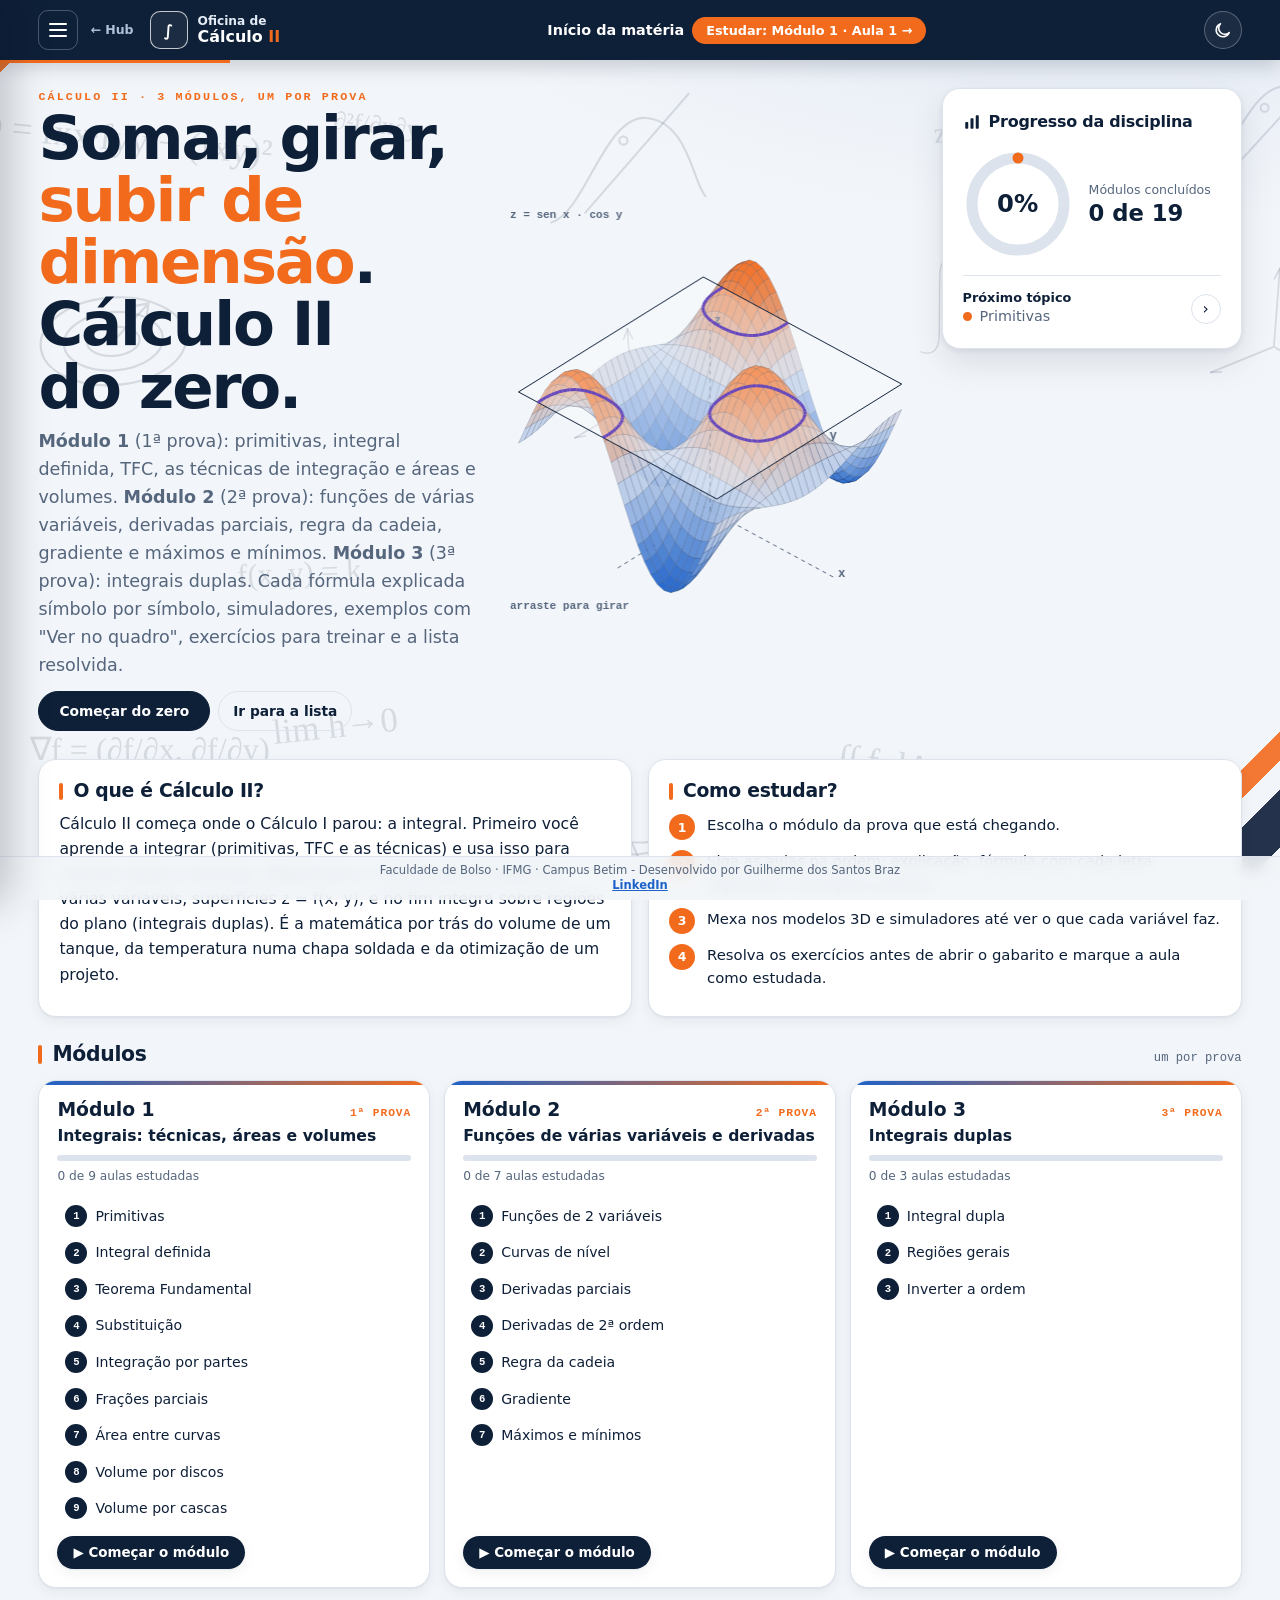
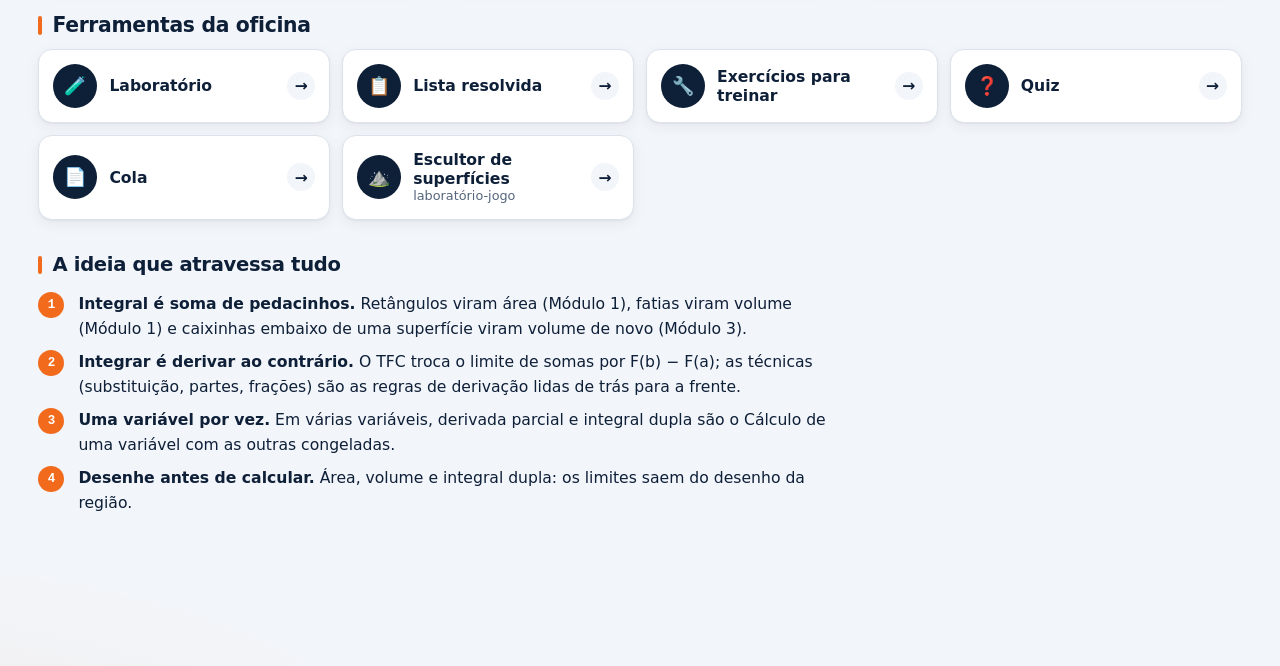
<file: materias/calc2/oficina-de-calculo-2.html>
<!doctype html>
<html lang="pt-BR">
<head>
<meta charset="utf-8">
<meta http-equiv="Content-Security-Policy" content="default-src 'self'; script-src 'self' 'unsafe-inline' https://cdn.jsdelivr.net; style-src 'self' 'unsafe-inline' https://fonts.googleapis.com; font-src 'self' data: https://fonts.gstatic.com; img-src 'self' data: blob: https:; media-src 'self' data: blob: https:; connect-src 'self' https://*.supabase.co wss://*.supabase.co; frame-src https://open.spotify.com https://www.youtube.com; worker-src 'self' blob:; manifest-src 'self'; base-uri 'self'; form-action 'self'; object-src 'none'">
<meta name="viewport" content="width=device-width, initial-scale=1, viewport-fit=cover">
<title>Oficina de Cálculo II</title>
<link rel="preconnect" href="https://fonts.googleapis.com">
<link rel="preconnect" href="https://fonts.gstatic.com" crossorigin>
<link rel="stylesheet" href="https://fonts.googleapis.com/css2?family=Plus+Jakarta+Sans:wght@500;600;700;800&amp;family=Inter:wght@400;500;600;700&amp;family=Caveat:wght@500;700&amp;family=JetBrains+Mono:wght@400;600&amp;family=STIX+Two+Text:ital,wght@0,500;1,500&amp;display=swap">
<link rel="icon" type="image/png" href="../../icons/logo-favicon-64.png">
<style>
/* Layout: prancheta técnica — folha milimetrada, carimbos de desenho técnico nas fórmulas, uma coluna de leitura com laboratório 3D */
:root{
  --paper:#EEF2F5; --sheet:#FFFFFF; --ink:#13233A; --ink2:#4B5C71; --line:#CFD9E2; --grid:rgba(19,35,58,.055);
  --c1:#D9531A; --c2:#0C8587; --c3:#6447BE; --ok:#2A7F3E; --bad:#BF3328; --hl:rgba(217,83,26,.10); --hl2:rgba(12,133,135,.10);
  --f-disp:"Bricolage Grotesque", "Trebuchet MS", system-ui, sans-serif, "Cambria Math", "STIX Two Text";
  --f-body:"Atkinson Hyperlegible", "Segoe UI", system-ui, sans-serif, "Cambria Math", "STIX Two Text", "Segoe UI Symbol";
  --f-mono:"JetBrains Mono", ui-monospace, Consolas, monospace, "Cambria Math", "STIX Two Text";
  --f-math:"STIX Two Text", "Cambria Math", "Times New Roman", serif;
}
@media (prefers-color-scheme: dark){:root:not([data-theme="light"]){
  --paper:#0B1624; --sheet:#112034; --ink:#E4EDF6; --ink2:#9BAFC4; --line:#24384F; --grid:rgba(140,185,230,.07);
  --c1:#FF7B3F; --c2:#3CC6C8; --c3:#A88CFF; --ok:#5DC46F; --bad:#FF6E61; --hl:rgba(255,123,63,.13); --hl2:rgba(60,198,200,.12); color-scheme:dark}}
:root[data-theme="dark"]{
  --paper:#0B1624; --sheet:#112034; --ink:#E4EDF6; --ink2:#9BAFC4; --line:#24384F; --grid:rgba(140,185,230,.07);
  --c1:#FF7B3F; --c2:#3CC6C8; --c3:#A88CFF; --ok:#5DC46F; --bad:#FF6E61; --hl:rgba(255,123,63,.13); --hl2:rgba(60,198,200,.12); color-scheme:dark}

*{box-sizing:border-box}
[hidden]{display:none!important}
body{margin:0}
body{background:var(--paper);color:var(--ink);font:16px/1.6 var(--f-body);
  background-image:linear-gradient(var(--grid) 1px,transparent 1px),linear-gradient(90deg,var(--grid) 1px,transparent 1px);
  background-size:24px 24px;}
body::before{content:"";position:fixed;inset:0 0 auto;height:env(safe-area-inset-top,0px);z-index:10;background:var(--sheet)}
h1,h2,h3{font-family:var(--f-disp);line-height:1.15;text-wrap:balance;margin:0}
h2{font-size:clamp(1.7rem,5vw,2.4rem);font-weight:800;letter-spacing:-.01em}
h3{font-size:1.25rem;font-weight:700;margin-top:2.2rem}
p{margin:.6rem 0}
a{color:var(--c2)}
i.m,.m{font-family:var(--f-math);font-style:italic}
:focus-visible{outline:2.5px solid var(--c1);outline-offset:2px}

/* header */
header{position:sticky;top:env(safe-area-inset-top,0px);z-index:20;background:var(--sheet);border-bottom:1px solid var(--line)}
.hwrap{max-width:960px;margin:0 auto;padding-left:max(16px,env(safe-area-inset-left,0px));padding-right:max(16px,env(safe-area-inset-right,0px));padding-block:10px 0}
.brand{display:flex;align-items:center;gap:10px;justify-content:space-between}
.brand a{font-family:var(--f-disp);font-weight:800;font-size:1.15rem;color:var(--ink);text-decoration:none;display:flex;align-items:center;gap:8px}
.logo{width:26px;height:26px}
.prog{font-family:var(--f-mono);font-size:.75rem;color:var(--ink2);display:flex;align-items:center;gap:8px}
.bar{width:90px;height:6px;border-radius:3px;background:var(--line);overflow:hidden}
.bar i{display:block;height:100%;background:var(--c2);width:0;transition:width .4s}
nav{display:flex;gap:4px;overflow-x:auto;padding-block:8px;scrollbar-width:none}
nav::-webkit-scrollbar{display:none}
nav a{flex:none;font-size:.86rem;font-weight:700;text-decoration:none;color:var(--ink2);padding:6px 11px;border-radius:999px;border:1px solid transparent;white-space:nowrap}
nav a:hover{color:var(--ink);border-color:var(--line)}
nav a.on{background:var(--ink);color:var(--sheet)}
nav a .dn{display:inline-block;width:7px;height:7px;border-radius:50%;background:var(--ok);margin-left:5px;vertical-align:middle}

main{max-width:960px;margin:0 auto;padding-left:max(16px,env(safe-area-inset-left,0px));padding-right:max(16px,env(safe-area-inset-right,0px));padding-block:28px 80px}
.view{display:block}
.read{max-width:700px}
.eyebrow{font-family:var(--f-mono);font-size:.75rem;letter-spacing:.12em;text-transform:uppercase;color:var(--c1);font-weight:600}
.lede{font-size:1.12rem;color:var(--ink2);max-width:62ch}

/* hero */
.hero{display:grid;grid-template-columns:1.1fr 1fr;gap:28px;align-items:center;margin-bottom:36px}
.hero h1{font-size:clamp(2.2rem,7vw,3.9rem);font-weight:800;letter-spacing:-.025em}
.hero h1 em{font-style:normal;color:var(--c1)}
.hero .cv{aspect-ratio:1/1;max-width:100%}
@media (max-width:720px){.hero{grid-template-columns:1fr}}

/* trilha */
.trail{display:grid;grid-template-columns:repeat(auto-fill,minmax(240px,1fr));gap:12px;margin-top:18px}
.stop{display:grid;grid-template-columns:auto 1fr;gap:4px 12px;align-items:start;padding:14px 16px;background:var(--sheet);border:1px solid var(--line);border-radius:10px;text-decoration:none;color:var(--ink);transition:transform .15s,border-color .15s}
.stop:hover{transform:translateY(-2px);border-color:var(--c2)}
.stop .n{grid-row:span 2;font-family:var(--f-mono);font-weight:600;font-size:.8rem;width:30px;height:30px;border-radius:50%;display:grid;place-items:center;border:1.5px solid var(--ink2);color:var(--ink2)}
.stop.done .n{background:var(--ok);border-color:var(--ok);color:var(--sheet)}
.stop b{font-family:var(--f-disp);font-size:1.05rem}
.stop span{font-size:.88rem;color:var(--ink2);line-height:1.4}

/* blocos */
.fx{position:relative;background:var(--sheet);border:1.5px solid var(--ink);border-radius:4px;margin:20px 0;padding:30px 18px 16px;overflow-x:auto}
.fx .tag{position:absolute;top:0;left:0;font-family:var(--f-mono);font-size:.68rem;letter-spacing:.08em;text-transform:uppercase;background:var(--ink);color:var(--sheet);padding:3px 9px;border-bottom-right-radius:4px}
.fx .eq{font-family:var(--f-math);font-size:1.45rem;text-align:center;padding:6px 0 10px;white-space:nowrap}
.fx .eq i{font-style:italic}
.legend{display:grid;grid-template-columns:auto 1fr;gap:4px 14px;font-size:.93rem;border-top:1px dashed var(--line);padding-top:10px;margin:0}
.legend dt{font-family:var(--f-math);font-style:italic;font-size:1.05rem;color:var(--c1);white-space:nowrap}
.legend dd{margin:0;color:var(--ink2)}
.fr{display:inline-flex;flex-direction:column;vertical-align:middle;text-align:center;margin:0 .15em}
.fr>span:first-child{border-bottom:1.5px solid currentColor;padding:0 .25em .05em}
.fr>span:last-child{padding:.05em .25em 0}
.rt{white-space:nowrap}.rt::before{content:"√"}.rt>span{border-top:1.5px solid currentColor;padding:0 .1em}
.v{position:relative}
.ofi{background:var(--hl2);border-radius:8px;padding:12px 16px;margin:18px 0}
.ofi .k,.cuid .k{font-family:var(--f-mono);font-size:.7rem;letter-spacing:.12em;text-transform:uppercase;font-weight:600;color:var(--c2);display:block;margin-bottom:2px}
.cuid{border:1px solid var(--line);background:var(--sheet);border-radius:8px;padding:12px 16px 12px;margin:18px 0;position:relative;overflow:hidden}
.cuid::before{content:"";position:absolute;inset:0 0 auto;height:6px;background:repeating-linear-gradient(-45deg,#E8B511 0 8px,#1b1b1b 8px 16px)}
.cuid .k{color:var(--c1);margin-top:4px}
ol.recipe{counter-reset:s;list-style:none;padding:0;margin:14px 0;display:grid;gap:8px}
ol.recipe>li{counter-increment:s;display:grid;grid-template-columns:30px 1fr;gap:10px;align-items:start}
ol.recipe>li::before{content:counter(s);font-family:var(--f-mono);font-weight:600;font-size:.8rem;width:26px;height:26px;border-radius:50%;background:var(--c1);color:var(--sheet);display:grid;place-items:center;margin-top:1px}
code,.mono{font-family:var(--f-mono);font-size:.9em}
.tbl{overflow-x:auto;margin:14px 0}
table{border-collapse:collapse;width:100%;font-size:.93rem;background:var(--sheet)}
th,td{border:1px solid var(--line);padding:7px 10px;text-align:left;vertical-align:top}
th{font-family:var(--f-mono);font-size:.72rem;letter-spacing:.06em;text-transform:uppercase;color:var(--ink2)}

/* exemplo passo a passo */
.ex{background:var(--sheet);border:1px solid var(--line);border-radius:10px;padding:16px;margin:18px 0}
.ex .q{font-weight:700}
.ex ol{margin:10px 0 0;padding-left:1.3em;display:grid;gap:8px}
.ex ol li{padding-left:4px}
.ex ol li.hid{display:none}
.ex .ans{display:none;margin-top:10px;padding:8px 12px;background:var(--hl);border-radius:6px;font-weight:700}
.ex.all .ans{display:block}
.btns{display:flex;flex-wrap:wrap;gap:8px;margin-top:12px}
button,.btn{font:700 .88rem var(--f-body);border-radius:8px;padding:8px 14px;cursor:pointer;border:1.5px solid var(--ink);background:var(--ink);color:var(--sheet)}
button.ghost{background:transparent;color:var(--ink)}
button:disabled{opacity:.4;cursor:default}
button:hover:not(:disabled){filter:brightness(1.1)}

/* calculadoras */
.calc{background:var(--sheet);border:1.5px solid var(--c2);border-radius:10px;padding:16px;margin:24px 0}
.calc h4{margin:0 0 4px;font-family:var(--f-disp);font-size:1.1rem;color:var(--c2)}
.calc .hint{font-size:.85rem;color:var(--ink2);margin:0 0 10px}
.fields{display:grid;grid-template-columns:repeat(auto-fill,minmax(170px,1fr));gap:10px}
.fields label{display:grid;gap:3px;font-size:.8rem;font-weight:700;color:var(--ink2)}
input[type=text],select{font:500 1rem var(--f-mono);padding:8px 10px;border-radius:6px;border:1.5px solid var(--line);background:var(--paper);color:var(--ink);width:100%;min-width:0}
input[type=text]:focus{border-color:var(--c2);outline:none}
.out{margin-top:12px;border-top:1px dashed var(--line);padding-top:10px;font-size:.95rem}
.out ol{margin:0;padding-left:1.3em;display:grid;gap:5px}
.out .res{margin-top:8px;font-weight:700;padding:8px 12px;border-radius:6px;background:var(--hl2)}
.out .err{color:var(--bad);font-weight:700}
.seg{display:flex;flex-wrap:wrap;gap:6px;margin-bottom:10px}
.seg button{background:transparent;color:var(--ink2);border-color:var(--line);font-size:.82rem;padding:6px 11px}
.seg button.on{background:var(--c2);border-color:var(--c2);color:var(--sheet)}
.done-btn{margin-top:36px;display:flex;align-items:center;gap:12px;flex-wrap:wrap;padding-top:18px;border-top:1px solid var(--line)}
.done-btn button.isdone{background:var(--ok);border-color:var(--ok)}

/* 3D */
.cv{position:relative;width:100%;border:1px solid var(--line);border-radius:10px;background:var(--sheet);overflow:hidden;touch-action:none}
.cv canvas{display:block;width:100%;height:100%;cursor:grab}
.cv .ctl{position:absolute;right:8px;bottom:8px;display:flex;gap:6px}
.cv .ctl button{padding:4px 10px;font-size:.85rem;background:var(--sheet);color:var(--ink);border-color:var(--line)}
.cv .lbl{position:absolute;left:10px;top:8px;font-family:var(--f-mono);font-size:.7rem;color:var(--ink2)}
.labgrid{display:grid;grid-template-columns:1.4fr 1fr;gap:18px;align-items:start}
.labgrid .cv{aspect-ratio:4/3.4}
@media (max-width:760px){.labgrid{grid-template-columns:1fr}}
.presets{display:flex;flex-wrap:wrap;gap:6px}
.presets button{font-size:.8rem;padding:6px 10px;background:transparent;color:var(--ink);border-color:var(--line)}
.objlist{list-style:none;padding:0;margin:10px 0;display:grid;gap:6px;font-size:.88rem}
.objlist li{display:flex;align-items:center;gap:8px;background:var(--paper);border-radius:6px;padding:6px 8px}
.objlist li .sw{width:12px;height:12px;border-radius:3px;flex:none}
.objlist li span{flex:1;min-width:0;font-family:var(--f-mono);font-size:.8rem;overflow-wrap:anywhere}
.objlist li button{padding:2px 8px;font-size:.75rem;background:transparent;color:var(--bad);border-color:var(--line)}
.inline-cv{aspect-ratio:16/10;margin:16px 0}

/* fluxograma */
.flow{display:grid;gap:10px;margin:16px 0}
.node{background:var(--sheet);border:1.5px solid var(--ink);border-radius:8px;padding:10px 14px}
.node b{font-family:var(--f-disp)}
.branch{display:grid;grid-template-columns:1fr 1fr;gap:10px}
.leaf{border-radius:8px;padding:10px 12px;font-size:.92rem;border:1.5px solid var(--line);background:var(--sheet)}
.leaf b{display:block;font-family:var(--f-disp);font-size:1rem}
.leaf.a b{color:var(--c1)}.leaf.b b{color:var(--c2)}.leaf.c b{color:var(--c3)}
.arrow{text-align:center;font-family:var(--f-mono);color:var(--ink2);font-size:.8rem}
@media (max-width:520px){.branch{grid-template-columns:1fr}}

/* lista */
.qitem{background:var(--sheet);border:1px solid var(--line);border-radius:10px;margin:12px 0;overflow:hidden}
.qitem summary{cursor:pointer;padding:14px 16px;display:grid;grid-template-columns:auto 1fr;gap:12px;align-items:start;list-style:none}
.qitem summary::-webkit-details-marker{display:none}
.qitem summary .qn{font-family:var(--f-mono);font-weight:600;font-size:.8rem;background:var(--ink);color:var(--sheet);border-radius:5px;padding:2px 8px;margin-top:2px}
.qitem[open] summary{border-bottom:1px dashed var(--line)}
.qitem .body{padding:6px 16px 16px}
.qitem .tagt{font-family:var(--f-mono);font-size:.72rem;color:var(--c2);margin-top:4px;display:block}
.part{margin-top:14px}
.part h5{margin:0;font-family:var(--f-disp);font-size:1rem}

/* quiz */
.qz{background:var(--sheet);border:1px solid var(--line);border-radius:10px;padding:16px;margin:14px 0}
.qz .opts{display:grid;gap:8px;margin-top:10px}
.qz .opts button{text-align:left;background:var(--paper);color:var(--ink);border:1.5px solid var(--line);font-weight:400}
.qz .opts button.right{border-color:var(--ok);background:color-mix(in srgb,var(--ok) 14%,var(--sheet))}
.qz .opts button.wrong{border-color:var(--bad);background:color-mix(in srgb,var(--bad) 12%,var(--sheet))}
.qz .why{margin-top:10px;font-size:.93rem;color:var(--ink2)}
.score{position:sticky;top:calc(env(safe-area-inset-top,0px) + 96px);z-index:5;display:flex;justify-content:space-between;align-items:center;gap:10px;background:var(--ink);color:var(--sheet);border-radius:10px;padding:10px 16px;font-family:var(--f-mono);font-size:.9rem}
.score button{background:var(--sheet);color:var(--ink);border-color:var(--sheet);padding:4px 10px;font-size:.8rem}

/* cola */
.cola{display:grid;grid-template-columns:repeat(auto-fill,minmax(280px,1fr));gap:12px}
.cola .fx{margin:0}
.cola .fx .eq{font-size:1.2rem}
.cola p{font-size:.85rem;color:var(--ink2);margin:6px 0 0}

/* demo escalar */
.dot2d{display:grid;grid-template-columns:200px 1fr;gap:16px;align-items:center;background:var(--sheet);border:1px solid var(--line);border-radius:10px;padding:14px;margin:18px 0}
.dot2d canvas{width:200px;height:200px;max-width:100%}
.dot2d input[type=range]{width:100%;accent-color:var(--c1)}
.verdict{font-family:var(--f-disp);font-size:1.2rem;font-weight:700}
@media (max-width:520px){.dot2d{grid-template-columns:1fr;justify-items:center}}
footer{max-width:960px;margin:0 auto;padding-left:max(16px,env(safe-area-inset-left,0px));padding-right:max(16px,env(safe-area-inset-right,0px));padding-block:0 30px;color:var(--ink2);font-size:.8rem;font-family:var(--f-mono)}
@media (prefers-reduced-motion:reduce){*{transition:none!important;animation:none!important}}

/* física */
.aula{background:var(--sheet);border:1.5px solid var(--c1);border-radius:10px;padding:14px 16px;margin:22px 0;position:relative}
.aula .k{font-family:var(--f-mono);font-size:.7rem;letter-spacing:.12em;text-transform:uppercase;font-weight:600;color:var(--sheet);background:var(--c1);padding:3px 8px;border-radius:4px;display:inline-block;margin-bottom:4px}
.queda{display:grid;grid-template-columns:70px 1fr;gap:16px;align-items:stretch;margin:10px 0}
.qcol{display:grid;grid-template-rows:1fr auto;justify-items:center;gap:4px}
.qtrack{position:relative;width:8px;min-height:190px;height:100%;background:var(--line);border-radius:4px}
.qball{position:absolute;left:50%;width:22px;height:22px;border-radius:50%;background:var(--c3);transform:translate(-50%,50%);bottom:100%}
.qlbl{font:600 .66rem var(--f-mono);color:var(--ink2);text-transform:uppercase}
.qinfo input[type=range]{width:100%;accent-color:var(--c1)}
.qbars{display:grid;gap:6px;margin-top:8px}
.qbars div{display:grid;grid-template-columns:34px 1fr 54px;gap:8px;align-items:center;font-family:var(--f-mono);font-size:.82rem}
.qbars i{display:block;height:14px;background:var(--line);border-radius:3px;overflow:hidden}
.qbars em{display:block;height:100%}
.qbars b{text-align:right}
.formas{display:flex;flex-wrap:wrap;gap:6px;margin:10px 0}
.formas span{--mc:var(--c1);border:1.5px solid var(--mc);border-radius:999px;padding:4px 12px;font-size:.85rem;background:color-mix(in srgb,var(--mc) 8%,var(--sheet))}
.formas b{font-family:var(--f-math);font-style:italic;color:var(--mc);margin-right:2px}
@media (max-width:480px){.queda{grid-template-columns:50px 1fr}}
.simctl{display:grid;grid-template-columns:repeat(auto-fill,minmax(200px,1fr));gap:8px 16px;margin:12px 0 4px;background:var(--sheet);border:1px solid var(--line);border-radius:10px;padding:12px 14px}
.simctl label{display:grid;gap:2px;font-size:.8rem;font-weight:700;color:var(--ink2)}
.simctl label b{color:var(--ink);font-family:var(--f-mono)}
.simctl input[type=range]{width:100%;accent-color:var(--c1)}
.simout{background:var(--sheet);border:1px solid var(--line);border-radius:10px;padding:10px 14px 12px;margin-bottom:10px}
.sim canvas{cursor:default}
.labgrid2{display:grid;grid-template-columns:repeat(auto-fit,minmax(min(100%,440px),1fr));gap:4px 24px}


.fx .eq{text-wrap:balance}
@media (max-width:560px){.fx .eq{white-space:normal;font-size:1.18rem;line-height:1.5}}
.row-ctl{display:flex;flex-wrap:wrap;gap:12px 18px;align-items:center;margin:10px 0}
.row-ctl select{font:600 .9rem var(--f-body);padding:7px 10px;border:1.5px solid var(--line);border-radius:8px;background:var(--sheet);color:var(--ink);margin-left:6px;max-width:100%}
.row-ctl input[type=range]{accent-color:var(--c3)}
.labgrid2 .cv{min-height:260px}
.arvore{background:var(--sheet);border:1px solid var(--line);border-radius:10px;padding:14px;margin:16px 0;text-align:center;font-family:var(--f-math);font-style:italic;font-size:1.2rem;max-width:420px}
.arvore>div{display:flex;justify-content:space-around;margin:6px 0}
.arvore span,.arvore .nz{display:inline-grid;place-items:center;width:38px;height:38px;border-radius:50%;border:1.5px solid var(--ink);background:var(--paper,var(--sheet))}
.arvore .nz{margin:0 auto;background:var(--c1);color:var(--sheet);border-color:var(--c1)}
.arvore .nm span{border-color:var(--c2)}
.arvore p{font-family:var(--f-mono);font-style:normal;font-size:.78rem;color:var(--ink2);margin:8px 0 0}

/* escala fluida: acompanha a resolução de cada tela e usa a largura toda */
html{font-size:clamp(15px,calc(9.5px + .48vw),19px)}
body{font-size:1rem}
:root{--gut:clamp(16px,3vw,64px)}
.hwrap,main,footer{max-width:1760px!important;padding-left:max(var(--gut),env(safe-area-inset-left,0px))!important;padding-right:max(var(--gut),env(safe-area-inset-right,0px))!important}
.view.read{max-width:none}
.view.read>p,.view.read>ul,.view.read>ol,.view.read>h2,.view.read>h3,p.read,ol.read{max-width:82ch}
.lede{max-width:72ch}
.cv.sim{max-height:82vh}
.hero .cv{max-height:72vh;justify-self:center}
@media (min-width:1200px){nav{flex-wrap:wrap;overflow:visible}}
.aulafig{margin:10px 0 4px}.aulafig .labgrid2{gap:10px}
.ex .aulafig{margin-top:12px}
.qitem .enun{background:var(--sheet);border:1px solid var(--line);border-left:3px solid var(--c2);border-radius:6px;padding:10px 14px;margin:12px 0 4px;line-height:1.55}
.qitem .enun .k{display:block;font-family:var(--f-mono);font-size:.68rem;letter-spacing:.12em;text-transform:uppercase;color:var(--c2);font-weight:700;margin-bottom:4px}
.rec{border-left:4px solid var(--c1);background:var(--hl);padding:10px 14px;border-radius:0 8px 8px 0;margin:16px 0;font-size:.98rem}
.rec .k{font-family:var(--f-mono);font-size:.7rem;letter-spacing:.12em;text-transform:uppercase;font-weight:600;color:var(--c1);margin-right:8px}
.ar{color:var(--ink2);margin:0 2px}
h3[data-n]::before{content:attr(data-n);display:inline-grid;place-items:center;width:1.5em;height:1.5em;border:2px solid currentColor;border-radius:50%;font-size:.8em;margin-right:8px;vertical-align:.1em}
.vars{display:grid;grid-template-columns:auto 1fr;gap:6px 14px;font-size:.93rem;border-top:1px dashed var(--line);padding-top:10px;margin:0}
.vars dt{font-family:var(--f-math);font-style:italic;font-size:1.05rem;color:var(--c1);white-space:nowrap}
.vars dd{margin:0;color:var(--ink2)}
.frm{display:inline-flex;flex-direction:column;vertical-align:middle;text-align:center;margin:0 .2em}.frm span:first-child{border-bottom:1.5px solid currentColor;padding:0 4px}
.ln{margin:6px 0}
.nt{font-size:.85rem;color:var(--ink2)}
.lr{color:var(--c1);font-weight:700}.az{color:var(--c2);font-weight:600}.er{color:var(--bad);font-weight:700}.ok2{color:var(--ok);font-weight:700}
.etapa{display:grid;grid-template-columns:auto 1fr;gap:12px;margin:14px 0}
.etapa>.n{width:30px;height:30px;border-radius:50%;border:2px solid var(--c1);color:var(--c1);display:grid;place-items:center;font-weight:700}
.cols2{display:grid;grid-template-columns:repeat(auto-fit,minmax(220px,1fr));gap:10px;margin-top:8px}
.bx{border:1.5px dashed var(--line);border-radius:10px;padding:10px 12px;line-height:1.7}
.bh{color:var(--c2);font-weight:600;font-size:.9rem}
.fin{margin-top:8px;border:2px solid var(--c1);border-radius:10px;padding:8px 12px;font-weight:700;background:var(--hl)}
.f3c,.esb{display:flex;flex-direction:column;align-items:center;margin:20px auto;max-width:620px}
.cv3{position:relative;width:100%;aspect-ratio:16/10;background:var(--sheet);border:1px solid var(--line);border-radius:12px;cursor:grab;touch-action:none}
.cv3 canvas{width:100%;height:100%;display:block}
.cv3 .dica{position:absolute;right:10px;bottom:8px;font-family:var(--f-mono);font-size:.68rem;color:var(--ink2)}
.cap{font-size:.88rem;color:var(--ink2);text-align:center;margin-top:8px;max-width:560px}
.esb svg{width:100%;max-width:360px}

.rot{display:grid;grid-template-columns:repeat(auto-fit,minmax(220px,1fr));gap:10px;margin:14px 0}
.rot>div{border:1.5px dashed var(--line);border-radius:10px;padding:10px 12px;position:relative}
.rot>div>b{display:block;color:var(--c1);margin-bottom:4px}
.rot .n{position:absolute;top:-11px;left:10px;width:22px;height:22px;border-radius:50%;background:var(--c1);color:#fff;display:grid;place-items:center;font-size:.75rem;font-weight:700}
.esb svg{width:100%;max-width:380px;height:auto;display:block;margin:0 auto}
.f3c .cv3{max-width:620px}

/* treino */
.tlink{display:flex;align-items:center;gap:12px;flex-wrap:wrap;margin:28px 0 8px;padding:16px 18px;border:1.5px dashed var(--c1);border-radius:12px;background:color-mix(in srgb,var(--c1) 6%,transparent)}
.tlink span{color:var(--ink2);font-size:.88rem}
a.btreino{display:inline-flex;align-items:center;gap:8px;background:var(--c1);color:#fff;font-weight:700;text-decoration:none;padding:10px 16px;border-radius:10px}
a.btreino:hover{filter:brightness(1.08)}
.tgrp{scroll-margin-top:90px;margin-top:26px}.tgrp h3{margin-bottom:2px}.tsub{color:var(--ink2);font-size:.85rem;margin:0 0 10px}
.tprog{display:inline-block;margin-left:6px;font-family:var(--f-mono,monospace);font-size:.78rem;background:var(--sheet);border:1px solid var(--line);border-radius:6px;padding:2px 8px;color:var(--c2)}
.tex{background:var(--sheet);border:1px solid var(--line);border-radius:12px;padding:14px 16px;margin:10px 0}
.tex .tq{display:flex;gap:10px;align-items:flex-start;line-height:1.5}
.tex .tq .tagt{display:block;font-family:var(--f-mono,monospace);font-size:.72rem;color:var(--c2);margin-top:2px}
.tps{display:flex;flex-wrap:wrap;gap:10px 18px;margin:12px 0 6px}
.tp{display:flex;align-items:center;gap:8px;font-size:.92rem}
.tp input,.tp select{font:inherit;width:120px;padding:6px 9px;border-radius:8px;border:1.5px solid var(--line);background:var(--paper);color:var(--ink)}
.tp select{width:auto}
.tr{font-style:normal;font-weight:800;width:14px}.tr.ok{color:var(--ok)}.tr.no{color:var(--bad)}
.tbt{display:flex;align-items:center;gap:14px;flex-wrap:wrap}
.tck{font:700 .85rem var(--f-body);background:var(--ink);color:var(--sheet);border:0;border-radius:8px;padding:8px 14px;cursor:pointer}
.tres{font-weight:800}.tres.ok{color:var(--ok)}.tres.no{color:var(--bad)}
.tsol{flex-basis:100%;font-size:.9rem}.tsol summary{cursor:pointer;color:var(--ink2);font-size:.82rem;width:max-content}
.tsol ol{margin:8px 0 0;padding-left:22px;line-height:1.7}
@media (max-width:560px){.tp{flex-basis:100%;justify-content:space-between}.tp input{width:130px}}
</style>
<link rel="stylesheet" href="../../css/fdb-v2.css">
<script src="../../js/tema.js?v=1"></script>
<script src="../../dados/aulas.js"></script>
<script src="../../js/fdb-ui.js" defer></script>
</head>
<body>
<header>
  <div class="hwrap">
    <div class="brand">
      <div style="display:flex;align-items:center;gap:10px;min-width:0"><a href="../../index.html#m-calc2" style="font-size:.8rem;font-weight:700;color:var(--ink2);text-decoration:none;margin-right:6px" aria-label="Voltar ao hub">← Hub</a><a href="#inicio"><svg width="26" height="26" viewBox="0 0 24 24" fill="none" stroke="currentColor" stroke-width="2" stroke-linecap="round" stroke-linejoin="round" aria-hidden="true"><path d="M3 17c3-1 4-9 9-9s6 8 9 9"/><path d="M3 21h18"/><path d="M12 8V3"/></svg>Oficina de Cálculo II</a></div>
      <div class="prog"><span id="progtxt">0/7</span><div class="bar"><i id="progbar"></i></div></div>
    </div>
    <nav id="nav">
      <a href="#inicio">Início</a>
      <a href="#primitivas" data-m="primitivas">1.1 · Primitivas</a>
      <a href="#riemann" data-m="riemann">1.2 · Integral definida</a>
      <a href="#tfc" data-m="tfc">1.3 · TFC</a>
      <a href="#subst" data-m="subst">1.4 · Substituição</a>
      <a href="#partes" data-m="partes">1.5 · Por partes</a>
      <a href="#fracoes" data-m="fracoes">1.6 · Frações parciais</a>
      <a href="#areacurvas" data-m="areacurvas">1.7 · Área entre curvas</a>
      <a href="#discos" data-m="discos">1.8 · Discos e arruelas</a>
      <a href="#cascas" data-m="cascas">1.9 · Cascas</a>
      <a href="#funcoes" data-m="funcoes">2.1 · Funções de 2 variáveis</a>
      <a href="#nivel" data-m="nivel">2.2 · Curvas de nível</a>
      <a href="#parciais" data-m="parciais">2.3 · Derivadas parciais</a>
      <a href="#ordem" data-m="ordem">2.4 · 2ª ordem</a>
      <a href="#cadeia" data-m="cadeia">2.5 · Regra da cadeia</a>
      <a href="#gradiente" data-m="gradiente">2.6 · Gradiente</a>
      <a href="#extremos" data-m="extremos">2.7 · Máximos e mínimos</a>
      <a href="#dupla" data-m="dupla">3.1 · Integral dupla</a>
      <a href="#regioes" data-m="regioes">3.2 · Regiões gerais</a>
      <a href="#inverter" data-m="inverter">3.3 · Inverter a ordem</a>
      <a href="#lab">Laboratório</a>
      <a href="#lista">Lista resolvida</a>
      <a href="#treino">Exercícios para treinar</a>
      <a href="#quiz">Quiz</a>
      <a href="#cola">Cola</a>
    </nav>
  </div>
</header>

<main>

<!-- ============ INÍCIO ============ -->
<section class="view" id="v-inicio">
  <div class="hero">
    <div>
      <div class="eyebrow">Cálculo II · 3 módulos, um por prova</div>
      <h1>Somar, girar, <em>subir de dimensão</em>. Cálculo II do zero.</h1>
      <p class="lede"><b>Módulo 1</b> (1ª prova): primitivas, integral definida, TFC, as técnicas de integração e áreas e volumes. <b>Módulo 2</b> (2ª prova): funções de várias variáveis, derivadas parciais, regra da cadeia, gradiente e máximos e mínimos. <b>Módulo 3</b> (3ª prova): integrais duplas. Cada fórmula explicada símbolo por símbolo, simuladores, exemplos com "Ver no quadro", exercícios para treinar e a lista resolvida.</p>
      <div class="btns"><a class="btn" href="#primitivas" style="text-decoration:none">Começar do zero</a><button class="ghost" onclick="location.hash='lista'">Ir para a lista</button></div>
    </div>
    <div class="cv sim" id="heroSim" style="aspect-ratio:1/1"><canvas></canvas></div>
  </div>

  <h3 style="margin-top:0">A trilha</h3>
  <p class="read">A trilha segue o cronograma da professora. Módulo 1: aulas 1 a 11 (até 01/10, 1ª prova). Módulo 2: aulas de 21/10 a 05/11 (2ª prova). Módulo 3: integrais duplas, aulas de 25/11 a 02/12 (3ª prova). O Módulo 3 está pelo Stewart 15.1 e 15.2; quando a professora passar os slides, eu ajusto.</p>
  <div class="trail" id="trail"></div>

  <h3>A ideia que atravessa tudo</h3>
  <ol class="recipe read">
    <li><span><b>Integral é soma de pedacinhos.</b> Retângulos viram área (Módulo 1), fatias viram volume (Módulo 1) e caixinhas embaixo de uma superfície viram volume de novo (Módulo 3).</span></li>
    <li><span><b>Integrar é derivar ao contrário.</b> O TFC troca o limite de somas por F(b) − F(a); as técnicas (substituição, partes, frações) são as regras de derivação lidas de trás para a frente.</span></li>
    <li><span><b>Uma variável por vez.</b> Em várias variáveis, derivada parcial e integral dupla são o Cálculo de uma variável com as outras congeladas.</span></li>
    <li><span><b>Desenhe antes de calcular.</b> Área, volume e integral dupla: os limites saem do desenho da região.</span></li>
  </ol>
</section>

<!-- ============ M1 · PRIMITIVAS ============ -->
<section class="view read" id="v-primitivas" hidden>
  <div class="eyebrow">Módulo 1 · Stewart 4.9</div>
  <h2>Primitivas: a derivada ao contrário</h2>
  <p class="lede">No Cálculo I você aprendeu a <b>derivar</b>: dada a função, achar a taxa de variação. Agora a pergunta é a inversa: <b>"que função, quando eu derivo, dá esta aqui?"</b> A resposta se chama primitiva (ou antiderivada), e ela é a porta de entrada de toda a integral.</p>
<div class="rec"><span class="k">Receita</span>pergunte "quem derivado dá isso?" <span class="ar">→</span> use a tabela termo a termo <span class="ar">→</span> some + C <span class="ar">→</span> confira derivando</div>

<h3 data-n="1">O que é uma primitiva</h3>
<div class="fx"><span class="tag">Definição 1.1 · primitiva</span><div class="eq"><i>F</i> é primitiva de <i>f</i> &nbsp;⇔&nbsp; <i>F</i>′(<i>x</i>) = <i>f</i>(<i>x</i>)</div><dl class="vars"><dt>f</dt><dd>a função que você <b>tem</b> (a "derivada")</dd><dt>F</dt><dd>a função que você <b>procura</b>: derivada dela tem que dar f</dd><dt>exemplo</dt><dd>f(x) = cos x → F(x) = sen x, porque (sen x)′ = cos x</dd></dl></div>
<p class="ln">É o caminho de volta: <span class="az">derivar</span> leva F <span class="ar">→</span> f; <span class="lr">primitivar</span> leva f <span class="ar">→</span> F.</p>

<h3 data-n="2">Por que sempre aparece o "+ C"</h3>
<p>A derivada de um número é zero. Então x³/3, x³/3 + 100 e x³/3 − 7 têm <b>a mesma derivada</b>: x². Todas são primitivas de x². Para escrever todas de uma vez, a gente soma uma constante qualquer C.</p>
<div class="fx"><span class="tag">Teorema 1.2 · primitiva mais geral</span><div class="eq"><i>F</i>(<i>x</i>) + <i>C</i>, &nbsp; <i>C</i> ∈ ℝ</div><dl class="vars"><dt>C</dt><dd>constante arbitrária: qualquer número. Achou uma primitiva, achou todas (é só somar C)</dd><dt>no gráfico</dt><dd>cada valor de C sobe ou desce a curva inteira. As curvas são "paralelas": em cada x têm a <b>mesma inclinação</b></dd></dl></div>
<div class="esb"><svg viewBox="0 0 340 200" role="img" aria-label="Família de curvas x ao cubo sobre 3 mais C, deslocadas na vertical"><line x1="20" y1="110" x2="320" y2="110" stroke="var(--ink2)" stroke-width="1.2"/><line x1="170" y1="190" x2="170" y2="10" stroke="var(--ink2)" stroke-width="1.2"/>
<path d="M70,180 C120,120 150,112 170,110 C190,108 220,100 270,40" fill="none" stroke="var(--c2)" stroke-width="2.4"/><path d="M70,150 C120,90 150,82 170,80 C190,78 220,70 270,10" fill="none" stroke="var(--c1)" stroke-width="2.4"/><path d="M70,205 C120,145 150,137 170,135 C190,133 220,125 270,65" fill="none" stroke="var(--c3)" stroke-width="2.4"/>
<text x="276" y="16" font-size="12" fill="var(--c1)">C = 1</text><text x="276" y="44" font-size="12" fill="var(--c2)">C = 0</text><text x="276" y="70" font-size="12" fill="var(--c3)">C = −0,8</text></svg><div class="cap">F(x) = x³/3 + C para três valores de C: a mesma curva, só deslocada para cima ou para baixo.</div></div>

<h3 data-n="3">A tabela das primitivas (some + C em todas)</h3>
<div class="tbl"><table><tr><th>Função f(x)</th><th>Primitiva F(x)</th><th>Como lembrar</th></tr>
<tr><td>k (número)</td><td>kx</td><td>(kx)′ = k</td></tr>
<tr><td>xⁿ (n ≠ −1)</td><td>xⁿ⁺¹ / (n + 1)</td><td>sobe 1 no expoente e divide pelo novo expoente</td></tr>
<tr><td>1/x</td><td>ln |x|</td><td>o único caso em que a regra de cima não funciona (n = −1)</td></tr>
<tr><td>eˣ</td><td>eˣ</td><td>a exponencial é primitiva dela mesma</td></tr>
<tr><td>cos x</td><td>sen x</td><td>(sen x)′ = cos x</td></tr>
<tr><td>sen x</td><td>−cos x</td><td>atenção ao sinal: (−cos x)′ = sen x</td></tr>
<tr><td>sec² x</td><td>tg x</td><td>(tg x)′ = sec² x</td></tr>
<tr><td>sec x · tg x</td><td>sec x</td><td></td></tr>
<tr><td>1/(1 + x²)</td><td>arctg x</td><td>vai aparecer em frações parciais</td></tr>
<tr><td>1/√(1 − x²)</td><td>arcsen x</td><td></td></tr>
<tr><td>c · f(x) &nbsp; e &nbsp; f + g</td><td>c · F(x) &nbsp; e &nbsp; F + G</td><td>número multiplicando fica; soma vira soma</td></tr></table></div>
<div class="cuid"><span class="k">Erros que mais caem</span><div class="ln"><span class="er">✗</span> esquecer o + C na integral indefinida</div><div class="ln"><span class="er">✗</span> primitiva de 1/x² como "ln x²": reescreva 1/x² = x⁻² → x⁻¹/(−1) = <b>−1/x</b></div><div class="ln"><span class="er">✗</span> raiz: √x = x<sup>1/2</sup> → x<sup>3/2</sup>/(3/2) = <b>(2/3)x<sup>3/2</sup></b></div><div class="ln"><span class="ok2">✓</span> sempre confira derivando a resposta: tem que voltar na função do enunciado</div></div>

<h3 data-n="4">Como resolver, do começo ao fim</h3>
<p class="ln">Exemplo 2 da aula: encontre todas as funções g tais que g′(x) = 4 sen x + (2x⁵ − √x)/x.</p>
<div class="etapa"><span class="n">1</span><div><b>Começar · arrume em potências</b><div class="ln">divida cada termo da fração por x <span class="ar">→</span> 2x⁵/x = <span class="az">2x⁴</span> e √x/x = x<sup>1/2</sup>/x = <span class="az">x<sup>−1/2</sup></span></div><div class="ln">g′(x) = 4 sen x + 2x⁴ − x<sup>−1/2</sup></div><div class="nt">fração com x embaixo: separe e transforme em expoente</div></div></div>
<div class="etapa"><span class="n">2</span><div><b>Desenvolver · termo a termo pela tabela</b><div class="cols2"><div class="bx"><div class="bh">4 sen x</div><div>4 · (−cos x) = <span class="lr">−4 cos x</span></div></div><div class="bx"><div class="bh">2x⁴</div><div>2 · x⁵/5 = <span class="lr">(2/5)x⁵</span></div></div><div class="bx"><div class="bh">−x<sup>−1/2</sup></div><div>−x<sup>1/2</sup>/(1/2) = <span class="lr">−2√x</span></div></div></div></div></div>
<div class="etapa"><span class="n">3</span><div><b>Finalizar · junta e soma + C</b><div class="ln">g(x) = −4 cos x + (2/5)x⁵ − 2√x + C</div><div class="nt">conferindo: (−4 cos x)′ = 4 sen x ✓ · ((2/5)x⁵)′ = 2x⁴ ✓ · (−2√x)′ = −1/√x ✓</div><div class="fin">g(x) = −4 cos x + (2/5)x⁵ − 2√x + C</div></div></div>

<h3 data-n="5">Quando o problema dá um ponto: achar o C</h3>
<p>Se o enunciado diz quanto a função vale em algum ponto (uma "condição inicial"), o C deixa de ser qualquer: ele vira um número. Ache a primitiva com + C, substitua o ponto e resolva para C.</p>
<div class="ex" data-ex data-q="i1"><div class="q">Exemplo 1: encontre a primitiva mais geral de a) f(x) = sen x; b) f(x) = 1/x; c) f(x) = xⁿ (n ≠ −1).</div>
<ol><li>a) Quem derivado dá sen x? (−cos x)′ = sen x → F(x) = −cos x + C.</li><li>b) (ln |x|)′ = 1/x → F(x) = ln |x| + C.</li><li>c) Regra da potência: sobe 1 no expoente e divide por ele → F(x) = xⁿ⁺¹/(n + 1) + C.</li></ol>
<div class="ans">a) −cos x + C · b) ln |x| + C · c) xⁿ⁺¹/(n + 1) + C</div></div>
<div class="ex" data-ex data-q="i2"><div class="q">Exemplo 3: sabendo que f′(x) = 4x + 5 e que f(2) = 3, determine f.</div>
<ol><li>f é primitiva de 4x + 5: f(x) = 4 · x²/2 + 5x + C = 2x² + 5x + C.</li><li>Use f(2) = 3: 2 · 2² + 5 · 2 + C = 3 → 8 + 10 + C = 3.</li><li>C = 3 − 18 = −15.</li></ol>
<div class="ans">f(x) = 2x² + 5x − 15</div></div>
<div class="ex" data-ex data-q="i3"><div class="q">Exemplo (Praticando 2b): f″(x) = −2 + 12x − 12x², com f(0) = 4 e f′(0) = 12. Encontre f.</div>
<ol><li>Primitive uma vez: f′(x) = −2x + 6x² − 4x³ + C₁. Como f′(0) = 12, C₁ = 12.</li><li>Primitive de novo: f(x) = −x² + 2x³ − x⁴ + 12x + C₂. Como f(0) = 4, C₂ = 4.</li><li>Com f″ são <b>duas</b> primitivas, então aparecem <b>duas</b> constantes, uma para cada condição.</li></ol>
<div class="ans">f(x) = −x⁴ + 2x³ − x² + 12x + 4</div></div>
<div class="tlink"><a class="btreino" href="#treino" data-g="g5">✍️ Exercícios para treinar <span aria-hidden="true">→</span></a><span>da lista "Praticando", com conferência de resposta</span></div>
<div class="done-btn" data-done="primitivas"></div>
</section>

<!-- ============ M1 · INTEGRAL DEFINIDA ============ -->
<section class="view read" id="v-riemann" hidden>
  <div class="eyebrow">Módulo 1 · Stewart 5.1 e 5.2</div>
  <h2>Integral definida: somar retângulos até virar área</h2>
  <p class="lede">Área de triângulo e de retângulo é fácil. Mas e a área embaixo de uma curva? A ideia da aula: <b>encher a região com retângulos</b>, somar, e ir afinando. No limite, com infinitos retângulos fininhos, a soma vira a área exata. Esse limite é a <b>integral definida</b>.</p>
<div class="rec"><span class="k">Receita</span>divida [a, b] em n pedaços de largura Δx <span class="ar">→</span> altura de cada retângulo = f(ponto escolhido) <span class="ar">→</span> some f · Δx <span class="ar">→</span> faça n → ∞</div>

<h3 data-n="1">A ideia em três passos</h3>
<div class="rot"><div><span class="n">1</span><b>Aproximar</b>Cubra a região com retângulos. Sobra ou falta um pouco nas pontas.</div><div><span class="n">2</span><b>Refinar</b>Use mais retângulos, mais fininhos. O erro diminui.</div><div><span class="n">3</span><b>No limite</b>Base → 0 e número de retângulos → ∞: a soma vira a área exata.</div></div>

<h3 data-n="2">A soma de Riemann</h3>
<div class="fx"><span class="tag">Fórmula 2.1 · soma de Riemann</span><div class="eq"><i>R<sub>n</sub></i> = Σ<sub><i>i</i>=1</sub><sup><i>n</i></sup> <i>f</i>(<i>x<sub>i</sub></i>*) · Δ<i>x</i> &nbsp;&nbsp;&nbsp; Δ<i>x</i> = <span class="frm"><span><i>b</i> − <i>a</i></span><span><i>n</i></span></span></div><dl class="vars"><dt>Σ</dt><dd>"some tudo", do retângulo 1 até o n</dd><dt>n</dt><dd>quantos retângulos</dd><dt>Δx</dt><dd>largura de cada um (o intervalo dividido em n partes iguais)</dd><dt>xᵢ*</dt><dd>o ponto escolhido no i-ésimo pedaço para medir a altura: pode ser a ponta esquerda, a direita ou o meio</dd><dt>f(xᵢ*) · Δx</dt><dd>altura × base = área de um retângulo</dd></dl></div>

<h3 data-n="3">Simulador: mexa no número de retângulos</h3>
<div class="row-ctl"><label class="mono" style="font-size:.82rem">função <select id="rmFn"><option value="x2">x² em [0, 1]</option><option value="sen">sen x em [0, π]</option><option value="raiz">√x em [0, 4]</option><option value="exp">eˣ em [0, 1]</option><option value="cub">x³ em [−1, 2]</option></select></label><div class="seg" id="rmSeg" style="margin:0"><button data-e="L">esquerda</button><button class="on" data-e="R">direita</button><button data-e="M">meio</button></div></div>
<div class="cv sim" id="rmSim" style="aspect-ratio:16/10;max-height:460px"><canvas></canvas></div><div class="simctl" id="rmCtl"></div><div class="simout" id="rmOut"></div>

<h3 data-n="4">A definição: integral é o limite das somas</h3>
<div class="fx"><span class="tag">Definição 2.2 · integral definida</span><div class="eq">∫<sub><i>a</i></sub><sup><i>b</i></sup> <i>f</i>(<i>x</i>) <i>dx</i> = lim<sub><i>n</i>→∞</sub> Σ<sub><i>i</i>=1</sub><sup><i>n</i></sup> <i>f</i>(<i>x<sub>i</sub></i>*) Δ<i>x</i></div><dl class="vars"><dt>∫</dt><dd>um "S" esticado (de <b>soma</b>), criado por Leibniz</dd><dt>a, b</dt><dd>limites de integração: onde começa e onde termina</dd><dt>f(x)</dt><dd>o integrando: a altura</dd><dt>dx</dt><dd>a base "infinitamente fina"; também avisa que a variável é x</dd><dt>resultado</dt><dd>é um <b>número</b>, não uma função. Trocar x por t não muda nada: ∫f(x)dx = ∫f(t)dt</dd></dl></div>
<div class="cuid"><span class="k">Integral não é sempre área</span><div class="ln">Onde f fica <b>abaixo</b> do eixo x, os retângulos têm altura negativa e a integral conta <b>negativo</b>.</div><div class="ln">Integral = (área acima do eixo) − (área abaixo do eixo). Para a <b>área de verdade</b>, separe os pedaços e some os valores sem sinal.</div></div>

<h3 data-n="5">Como resolver, do começo ao fim (pela definição)</h3>
<p class="ln">Exemplo da aula: a área sob y = x² de 0 até 1.</p>
<div class="etapa"><span class="n">1</span><div><b>Começar · largura e alturas</b><div class="ln">Δx = (1 − 0)/n = <span class="az">1/n</span> · pontas direitas: 1/n, 2/n, …, n/n</div><div class="ln">alturas: (1/n)², (2/n)², …, (n/n)²</div></div></div>
<div class="etapa"><span class="n">2</span><div><b>Desenvolver · soma e fórmula da soma dos quadrados</b><div class="ln">R<sub>n</sub> = (1/n)·[(1/n)² + (2/n)² + … + (n/n)²] = (1/n³)(1² + 2² + … + n²)</div><div class="ln">1² + 2² + … + n² = <span class="az">n(n + 1)(2n + 1)/6</span></div><div class="ln">R<sub>n</sub> = (n + 1)(2n + 1)/(6n²) = (1/6)(1 + 1/n)(2 + 1/n)</div></div></div>
<div class="etapa"><span class="n">3</span><div><b>Finalizar · limite com n → ∞</b><div class="ln">1/n → 0 <span class="ar">→</span> (1/6) · 1 · 2 = <span class="lr">1/3</span></div><div class="nt">com 4 retângulos a área ficava entre 0,21875 (esquerda) e 0,46875 (direita)</div><div class="fin">∫₀¹ x² dx = 1/3</div></div></div>
<p>Calcular pela definição é longo. A próxima aula (TFC) mostra o atalho que dá o mesmo 1/3 em uma linha.</p>

<div class="ex" data-ex data-q="i4"><div class="q">Exemplo (aula): estime a área sob y = x² de 0 até 1 com 4 retângulos, pela extremidade esquerda e pela direita.</div>
<ol><li>Δx = 1/4. Pontas esquerdas: 0, 1/4, 1/2, 3/4. Pontas direitas: 1/4, 1/2, 3/4, 1.</li><li>Esquerda: (1/4)(0² + (1/4)² + (1/2)² + (3/4)²) = (1/4)(0 + 1/16 + 4/16 + 9/16) = 14/64 = 7/32 = 0,21875.</li><li>Direita: (1/4)((1/4)² + (1/2)² + (3/4)² + 1²) = (1/4)(30/16) = 15/32 = 0,46875.</li><li>Como x² é crescente, a esquerda fica abaixo e a direita fica acima: 0,21875 &lt; A &lt; 0,46875.</li></ol>
<div class="ans">0,21875 &lt; A &lt; 0,46875 (e a área exata é 1/3)</div></div>
<div class="ex" data-ex data-q="i5"><div class="q">Exemplo (aula): calcule ∫ₐᵇ c dx pela definição (área de um retângulo de altura c).</div>
<ol><li>Δx = (b − a)/n e todas as alturas valem c (a função é constante).</li><li>Soma: Σ c · (b − a)/n = c · (b − a)/n · n = c(b − a). O n se cancela.</li><li>O limite de uma coisa que não depende de n é ela mesma.</li></ol>
<div class="ans">∫ₐᵇ c dx = c(b − a): altura × base, como esperado</div></div>
<div class="tlink"><a class="btreino" href="#treino" data-g="g5">✍️ Exercícios para treinar <span aria-hidden="true">→</span></a><span>primitivas, somas de Riemann e TFC</span></div>
<div class="done-btn" data-done="riemann"></div>
</section>

<!-- ============ M1 · TFC ============ -->
<section class="view read" id="v-tfc" hidden>
  <div class="eyebrow">Módulo 1 · Stewart 5.3</div>
  <h2>Teorema Fundamental do Cálculo: o atalho</h2>
  <p class="lede">O TFC liga as duas metades do cálculo: <b>derivada e integral são operações inversas</b>. Na prática ele troca aquele limite enorme de somas por uma conta de duas linhas: ache a primitiva e faça "valor em cima menos valor embaixo".</p>
<div class="rec"><span class="k">Receita</span>ache uma primitiva F <span class="ar">→</span> calcule F(b) <span class="ar">→</span> calcule F(a) <span class="ar">→</span> F(b) − F(a) (sem + C)</div>

<h3 data-n="1">Parte 1: derivar uma integral devolve a função</h3>
<div class="fx"><span class="tag">TFC · parte 1</span><div class="eq"><i>g</i>(<i>x</i>) = ∫<sub><i>a</i></sub><sup><i>x</i></sup> <i>f</i>(<i>t</i>) <i>dt</i> &nbsp;⇒&nbsp; <i>g</i>′(<i>x</i>) = <i>f</i>(<i>x</i>)</div><dl class="vars"><dt>g(x)</dt><dd>a área acumulada de a até x: uma função, porque muda quando x anda</dd><dt>t</dt><dd>variável "de dentro" (muda), só para não confundir com o x do limite</dd><dt>g′(x) = f(x)</dt><dd>a taxa com que a área cresce é a altura da curva ali</dd></dl></div>
<p><b>Por que funciona:</b> andando um passinho h, a área ganha uma tira de largura h e altura ≈ f(x). Então g(x + h) − g(x) ≈ h · f(x); dividindo por h e fazendo h → 0, sobra g′(x) = f(x).</p>
<div class="esb"><svg viewBox="0 0 340 190" role="img" aria-label="Área acumulada de a até x sob a curva, com uma tira fina de largura h"><line x1="20" y1="160" x2="320" y2="160" stroke="var(--ink2)"/><path d="M60,160 L60,110 C120,70 180,60 230,80 L230,160 Z" fill="var(--c2)" fill-opacity=".18"/><rect x="230" y="78" width="22" height="82" fill="var(--c1)" fill-opacity=".35" stroke="var(--c1)"/><path d="M40,125 C120,70 180,60 300,110" fill="none" stroke="var(--c2)" stroke-width="2.6"/><text x="56" y="176" font-size="12" fill="var(--ink2)">a</text><text x="226" y="176" font-size="12" fill="var(--ink2)">x</text><text x="246" y="176" font-size="12" fill="var(--c1)">x+h</text><text x="120" y="140" font-size="13" fill="var(--c2)">g(x)</text><text x="258" y="70" font-size="12" fill="var(--c1)">≈ h·f(x)</text></svg><div class="cap">A área cresce uma tira de altura f(x) a cada passinho h.</div></div>
<div class="ex" data-ex data-q="i6"><div class="q">Exemplo 1: encontre a derivada de g(x) = ∫₀ˣ √(1 + t²) dt.</div>
<ol><li>É exatamente a forma da parte 1: integral de a (número) até x.</li><li>Derivar devolve o integrando trocando t por x.</li></ol>
<div class="ans">g′(x) = √(1 + x²)</div></div>

<h3 data-n="2">Parte 2: calcular integral com a primitiva</h3>
<div class="fx"><span class="tag">TFC · parte 2</span><div class="eq">∫<sub><i>a</i></sub><sup><i>b</i></sup> <i>f</i>(<i>x</i>) <i>dx</i> = <i>F</i>(<i>b</i>) − <i>F</i>(<i>a</i>) = <i>F</i>(<i>x</i>) |<sub><i>a</i></sub><sup><i>b</i></sup></div><dl class="vars"><dt>F</dt><dd><b>qualquer</b> primitiva de f (F′ = f). O + C se cancela na subtração, então nem escreva</dd><dt>F(x) |ₐᵇ</dt><dd>notação para "coloque b, coloque a e subtraia"</dd><dt>em física</dt><dd>∫ v(t) dt = s(b) − s(a): a área sob a velocidade é a distância percorrida</dd></dl></div>
<div class="cuid"><span class="k">Integral × área</span><div class="ln">∫₀<sup>2π</sup> sen x dx = 0: o pedaço de cima (+2) cancela o de baixo (−2).</div><div class="ln">A <b>área</b> é 2 + 2 = 4. Quando f troca de sinal, separe nos zeros e some os módulos.</div></div>

<h3 data-n="3">Como resolver, do começo ao fim</h3>
<p class="ln">Exemplo 9 da aula: calcule ∫₋₁² x³ dx e interprete como diferença de áreas.</p>
<div class="etapa"><span class="n">1</span><div><b>Começar · primitiva</b><div class="ln">x³ <span class="ar">→</span> <span class="az">x⁴/4</span></div></div></div>
<div class="etapa"><span class="n">2</span><div><b>Desenvolver · em cima menos embaixo</b><div class="cols2"><div class="bx"><div class="bh">F(2)</div><div>2⁴/4 = 16/4 = <span class="lr">4</span></div></div><div class="bx"><div class="bh">F(−1)</div><div>(−1)⁴/4 = <span class="lr">1/4</span></div></div></div><div class="ln">4 − 1/4 = <span class="lr">15/4 = 3,75</span></div></div></div>
<div class="etapa"><span class="n">3</span><div><b>Finalizar · interpretar</b><div class="ln">de −1 a 0 a curva fica abaixo do eixo: área 1/4 contada como <span class="er">−1/4</span></div><div class="ln">de 0 a 2 fica acima: área <span class="ok2">4</span> · 4 − 1/4 = 3,75</div><div class="fin">∫₋₁² x³ dx = 15/4 (área de cima − área de baixo)</div></div></div>

<div class="ex" data-ex data-q="i7"><div class="q">Exemplo 2: encontre a área sob a parábola y = x² de 0 até 1.</div>
<ol><li>Primitiva de x²: x³/3.</li><li>F(1) − F(0) = 1/3 − 0 = 1/3. O mesmo resultado da soma de Riemann, em uma linha.</li></ol>
<div class="ans">Área = 1/3</div></div>
<div class="ex" data-ex data-q="i8"><div class="q">Exemplos 3 e 4: calcule a área sob y = sen x de 0 até π e a integral ∫₀<sup>2π</sup> sen x dx.</div>
<ol><li>Primitiva de sen x: −cos x.</li><li>De 0 a π: −cos π − (−cos 0) = −(−1) + 1 = 2.</li><li>De 0 a 2π: −cos 2π + cos 0 = −1 + 1 = 0. A integral deu zero, mas a área não: de π a 2π a curva está abaixo do eixo.</li><li>Área total de 0 a 2π: 2 + |−2| = 4.</li></ol>
<div class="ans">área de 0 a π = 2 · ∫₀<sup>2π</sup> sen x dx = 0 · área de 0 a 2π = 4</div></div>
<div class="ex" data-ex data-q="i9"><div class="q">Exemplos 6 e 7: calcule ∫₁³ eˣ dx e ∫₃⁶ (1/x) dx.</div>
<ol><li>eˣ é primitiva dela mesma: e³ − e¹ = e³ − e.</li><li>Primitiva de 1/x é ln x: ln 6 − ln 3 = ln(6/3) = ln 2 (propriedade do log: ln a − ln b = ln(a/b)).</li></ol>
<div class="ans">∫₁³ eˣ dx = e³ − e ≈ 17,4 · ∫₃⁶ dx/x = ln 2 ≈ 0,693</div></div>
<div class="tlink"><a class="btreino" href="#treino" data-g="g5">✍️ Exercícios para treinar <span aria-hidden="true">→</span></a><span>as integrais do "Praticando" da aula</span></div>
<div class="done-btn" data-done="tfc"></div>
</section>

<!-- ============ M1 · SUBSTITUIÇÃO ============ -->
<section class="view read" id="v-subst" hidden>
  <div class="eyebrow">Módulo 1 · Stewart 5.5</div>
  <h2>Regra da substituição: a regra da cadeia ao contrário</h2>
  <p class="lede">Muitas integrais não estão na tabela, mas têm um "pacote" dentro e, do lado de fora, a derivada desse pacote. A substituição troca o pacote por uma letra nova, <b>u</b>, e a integral feia vira uma da tabela.</p>
<div class="rec"><span class="k">Receita</span>escolha u = o "de dentro" <span class="ar">→</span> du = u′ dx <span class="ar">→</span> troque tudo para u (não pode sobrar x) <span class="ar">→</span> integre em u <span class="ar">→</span> volte para x</div>

<h3 data-n="1">A ideia</h3>
<div class="fx"><span class="tag">Fórmula 4.1 · substituição</span><div class="eq">∫ <i>f</i>(<i>g</i>(<i>x</i>)) · <i>g</i>′(<i>x</i>) <i>dx</i> = ∫ <i>f</i>(<i>u</i>) <i>du</i>, &nbsp; <i>u</i> = <i>g</i>(<i>x</i>)</div><dl class="vars"><dt>g(x)</dt><dd>o "de dentro" (o pacote)</dd><dt>g′(x) dx</dt><dd>a derivada do pacote, que tem que aparecer do lado de fora (a menos de um número)</dd><dt>du</dt><dd>= g′(x) dx: é assim que o dx vira du</dd><dt>de onde vem</dt><dd>da regra da cadeia: (F(g(x)))′ = f(g(x)) · g′(x)</dd></dl></div>
<h3 data-n="2">Como escolher o u</h3>
<div class="rot"><div><span class="n">1</span><b>Derivada aparece fora?</b>Escolha u como a parte cuja derivada está multiplicando (sobrar só um número de diferença tudo bem).</div><div><span class="n">2</span><b>Função composta?</b>Se não, tente u = o "de dentro": o que está dentro do parêntese, da raiz, do expoente, do seno.</div><div><span class="n">3</span><b>Não deu?</b>É normal errar a primeira escolha. Volte e tente outra.</div></div>
<div class="fx"><span class="tag">Fórmula 4.2 · substituição na integral definida</span><div class="eq">∫<sub><i>a</i></sub><sup><i>b</i></sup> <i>f</i>(<i>g</i>(<i>x</i>)) <i>g</i>′(<i>x</i>) <i>dx</i> = ∫<sub><i>g</i>(<i>a</i>)</sub><sup><i>g</i>(<i>b</i>)</sup> <i>f</i>(<i>u</i>) <i>du</i></div><dl class="vars"><dt>limites novos</dt><dd>troque também os limites: x = a vira u = g(a); x = b vira u = g(b). Aí <b>não precisa voltar para x</b></dd></dl></div>
<div class="cuid"><span class="k">Erros que mais caem</span><div class="ln"><span class="er">✗</span> trocar para u mas deixar um x sobrando na integral</div><div class="ln"><span class="er">✗</span> esquecer de corrigir o número: du = 2x dx → x dx = du/2</div><div class="ln"><span class="er">✗</span> em integral definida, trocar para u e continuar com os limites de x</div></div>

<h3 data-n="3">Como resolver, do começo ao fim</h3>
<p class="ln">Exemplo 1b da aula: ∫ x³ cos(x⁴ + 2) dx.</p>
<div class="etapa"><span class="n">1</span><div><b>Começar · escolher u</b><div class="ln">pacote: <span class="az">u = x⁴ + 2</span> <span class="ar">→</span> du = 4x³ dx <span class="ar">→</span> <span class="az">x³ dx = du/4</span></div><div class="nt">o x³ de fora é a derivada do pacote (falta só o 4)</div></div></div>
<div class="etapa"><span class="n">2</span><div><b>Desenvolver · trocar e integrar</b><div class="ln">∫ cos u · du/4 = (1/4) ∫ cos u du = (1/4) sen u + C</div></div></div>
<div class="etapa"><span class="n">3</span><div><b>Finalizar · voltar para x</b><div class="fin">∫ x³ cos(x⁴ + 2) dx = (1/4) sen(x⁴ + 2) + C</div></div></div>

<div class="ex" data-ex data-q="i10"><div class="q">Exemplo 1a: calcule ∫ sen x cos x dx.</div>
<ol><li>u = sen x → du = cos x dx. O cos x dx de fora é exatamente du.</li><li>∫ u du = u²/2 + C.</li><li>Volte: sen²x/2 + C.</li></ol>
<div class="ans">∫ sen x cos x dx = sen²x/2 + C</div></div>
<div class="ex" data-ex data-q="i11"><div class="q">Exemplo 1c: calcule ∫₁ᵉ (ln x / x) dx.</div>
<ol><li>u = ln x → du = (1/x) dx. O 1/x de fora é o du.</li><li>Limites novos: x = 1 → u = ln 1 = 0; x = e → u = ln e = 1.</li><li>∫₀¹ u du = u²/2 |₀¹ = 1/2.</li></ol>
<div class="ans">∫₁ᵉ (ln x / x) dx = 1/2</div></div>
<div class="ex" data-ex data-q="i12"><div class="q">Exemplos 1d e 1e: calcule ∫ √(2x + 1) dx e ∫ x/√(1 − 4x²) dx.</div>
<ol><li>d) u = 2x + 1 → du = 2 dx → dx = du/2. ∫ u<sup>1/2</sup> du/2 = (1/2) · u<sup>3/2</sup>/(3/2) = (1/3)u<sup>3/2</sup> → (1/3)(2x + 1)<sup>3/2</sup> + C.</li><li>e) u = 1 − 4x² → du = −8x dx → x dx = −du/8.</li><li>∫ u<sup>−1/2</sup> · (−du/8) = −(1/8) · u<sup>1/2</sup>/(1/2) = −(1/4)√u → −(1/4)√(1 − 4x²) + C.</li></ol>
<div class="ans">d) (1/3)(2x + 1)<sup>3/2</sup> + C · e) −(1/4)√(1 − 4x²) + C</div></div>
<div class="ex" data-ex data-q="i13"><div class="q">Exemplos 1f e 1g: calcule ∫₁² dx/(3 − 5x)² e ∫ (2x + 5)/(x² + 5x − 3) dx.</div>
<ol><li>f) u = 3 − 5x → du = −5 dx. Limites: x = 1 → u = −2; x = 2 → u = −7.</li><li>∫₋₂<sup>−7</sup> u⁻² (−du/5) = −(1/5) · (−1/u) |₋₂<sup>−7</sup> = (1/5)(1/u) |₋₂<sup>−7</sup> = (1/5)(−1/7 + 1/2) = (1/5)(5/14) = 1/14.</li><li>g) u = x² + 5x − 3 → du = (2x + 5) dx, exatamente o de cima. ∫ du/u = ln |u| + C.</li></ol>
<div class="ans">f) 1/14 · g) ln |x² + 5x − 3| + C</div></div>
<div class="tlink"><a class="btreino" href="#treino" data-g="g6">✍️ Exercícios para treinar <span aria-hidden="true">→</span></a><span>as integrais definidas do "Praticando"</span></div>
<div class="done-btn" data-done="subst"></div>
</section>

<!-- ============ M1 · PARTES ============ -->
<section class="view read" id="v-partes" hidden>
  <div class="eyebrow">Módulo 1 · Stewart 7.1</div>
  <h2>Integração por partes: a regra do produto ao contrário</h2>
  <p class="lede">Quando o integrando é um <b>produto de dois tipos diferentes</b> de função (x vezes seno, x vezes eˣ, ln x sozinho…), a substituição não resolve. A integração por partes troca a integral difícil por outra mais fácil.</p>
<div class="rec"><span class="k">Receita</span>escolha u pela ordem LIATE <span class="ar">→</span> o resto é dv <span class="ar">→</span> derive u (du) e integre dv (v) <span class="ar">→</span> uv − ∫v du</div>

<h3 data-n="1">A fórmula</h3>
<div class="fx"><span class="tag">Fórmula 5.1 · integração por partes</span><div class="eq">∫ <i>u</i> <i>dv</i> = <i>u v</i> − ∫ <i>v</i> <i>du</i></div><dl class="vars"><dt>u</dt><dd>a parte que você vai <b>derivar</b> (tem que ficar mais simples ao derivar)</dd><dt>dv</dt><dd>o resto, que você vai <b>integrar</b> (tem que ser fácil de integrar)</dd><dt>du</dt><dd>u′ dx</dd><dt>v</dt><dd>a primitiva de dv (sem + C aqui; ele aparece no final)</dd><dt>de onde vem</dt><dd>da regra do produto: (uv)′ = u′v + uv′ → integrando e isolando ∫uv′</dd></dl></div>
<p class="ln">Objetivo: a integral nova, ∫ v du, tem que ser <b>mais simples</b> que a original. Se ficou pior, troque a escolha de u.</p>

<h3 data-n="2">Quem é o u? A ordem LIATE</h3>
<div class="tbl"><table><tr><th>Letra</th><th>Tipo</th><th>Exemplos</th></tr>
<tr><td><b>L</b></td><td>Logaritmo</td><td>ln x</td></tr>
<tr><td><b>I</b></td><td>Inversas trigonométricas</td><td>arctg x, arcsen x</td></tr>
<tr><td><b>A</b></td><td>Algébricas (polinômios)</td><td>x, x², t³</td></tr>
<tr><td><b>T</b></td><td>Trigonométricas</td><td>sen x, cos 5x</td></tr>
<tr><td><b>E</b></td><td>Exponenciais</td><td>eˣ, e<sup>−x</sup></td></tr></table></div>
<p>Quem aparece <b>primeiro</b> na lista vira u; o resto (junto com o dx) é dv. Exemplo: x · eˣ → A vem antes de E → u = x, dv = eˣ dx.</p>
<div class="cuid"><span class="k">Erros que mais caem</span><div class="ln"><span class="er">✗</span> escolher u = eˣ em x eˣ: a integral nova fica x²eˣ/2, pior que antes</div><div class="ln"><span class="er">✗</span> errar o sinal de v: dv = sen x dx → v = <b>−cos x</b></div><div class="ln"><span class="er">✗</span> esquecer o parêntese no "− ∫ v du" quando v já tem sinal negativo</div><div class="ln"><span class="ok2">✓</span> com x² (ou t²) na frente, é preciso aplicar partes <b>duas vezes</b></div></div>

<h3 data-n="3">Como resolver, do começo ao fim</h3>
<p class="ln">Exemplo 1 da aula: ∫ x sen x dx.</p>
<div class="etapa"><span class="n">1</span><div><b>Começar · LIATE escolhe</b><div class="cols2"><div class="bx"><div class="bh">u (deriva)</div><div>u = x <span class="ar">→</span> <span class="az">du = dx</span></div></div><div class="bx"><div class="bh">dv (integra)</div><div>dv = sen x dx <span class="ar">→</span> <span class="az">v = −cos x</span></div></div></div><div class="nt">A (x) vem antes de T (sen) → u = x</div></div></div>
<div class="etapa"><span class="n">2</span><div><b>Desenvolver · uv − ∫ v du</b><div class="ln">x · (−cos x) − ∫ (−cos x) dx = −x cos x + ∫ cos x dx</div></div></div>
<div class="etapa"><span class="n">3</span><div><b>Finalizar · integra o que sobrou</b><div class="ln">∫ cos x dx = sen x</div><div class="nt">conferindo: (−x cos x + sen x)′ = −cos x + x sen x + cos x = x sen x ✓</div><div class="fin">∫ x sen x dx = −x cos x + sen x + C</div></div></div>

<div class="ex" data-ex data-q="i14"><div class="q">Exemplo 2: avalie ∫ ln x dx.</div>
<ol><li>Só tem um fator, mas dá para ver como ln x · 1. L vem primeiro: u = ln x, dv = dx.</li><li>du = (1/x) dx e v = x.</li><li>x ln x − ∫ x · (1/x) dx = x ln x − ∫ 1 dx = x ln x − x + C.</li></ol>
<div class="ans">∫ ln x dx = x ln x − x + C</div></div>
<div class="ex" data-ex data-q="i15"><div class="q">Exemplo 3: encontre ∫ t² eᵗ dt.</div>
<ol><li>1ª vez: u = t², dv = eᵗ dt → du = 2t dt, v = eᵗ. Fica t²eᵗ − 2∫ t eᵗ dt.</li><li>2ª vez (na integral que sobrou): u = t, dv = eᵗ dt → du = dt, v = eᵗ. ∫ t eᵗ dt = t eᵗ − eᵗ.</li><li>Junta: t²eᵗ − 2(t eᵗ − eᵗ) + C = eᵗ(t² − 2t + 2) + C.</li></ol>
<div class="ans">∫ t² eᵗ dt = eᵗ(t² − 2t + 2) + C</div></div>
<div class="ex" data-ex data-q="i16"><div class="q">Exemplo 4: encontre a área da região delimitada pela curva y = x e<sup>−x</sup> e pelo eixo x, de x = 0 a x = 4.</div>
<ol><li>A curva fica acima do eixo em [0, 4], então área = ∫₀⁴ x e<sup>−x</sup> dx.</li><li>u = x, dv = e<sup>−x</sup> dx → du = dx, v = −e<sup>−x</sup>.</li><li>Primitiva: −x e<sup>−x</sup> − ∫(−e<sup>−x</sup>)dx = −x e<sup>−x</sup> − e<sup>−x</sup> = −e<sup>−x</sup>(x + 1).</li><li>De 0 a 4: −e<sup>−4</sup>(5) − (−e⁰ · 1) = 1 − 5e<sup>−4</sup> ≈ 0,908.</li></ol>
<div class="ans">Área = 1 − 5e<sup>−4</sup> ≈ 0,908</div></div>
<div class="tlink"><a class="btreino" href="#treino" data-g="g7">✍️ Exercícios para treinar <span aria-hidden="true">→</span></a><span>as integrais do "Praticando"</span></div>
<div class="done-btn" data-done="partes"></div>
</section>

<!-- ============ M1 · FRAÇÕES PARCIAIS ============ -->
<section class="view read" id="v-fracoes" hidden>
  <div class="eyebrow">Módulo 1 · Stewart 7.4</div>
  <h2>Frações parciais: quebrar a fração em pedaços fáceis</h2>
  <p class="lede">Uma fração de polinômios (função racional) quase nunca está na tabela. Mas ela pode ser <b>desmontada numa soma de frações simples</b>, cada uma integrando em ln ou arctg. É o caminho inverso de "tirar o mínimo":</p>
<p class="ln">2/(x − 1) − 1/(x + 2) = (x + 5)/(x² + x − 2) <span class="ar">→</span> então ∫ (x + 5)/(x² + x − 2) dx = 2 ln |x − 1| − ln |x + 2| + C</p>
<div class="rec"><span class="k">Receita</span>grau de cima ≥ grau de baixo? divida <span class="ar">→</span> fatore o denominador <span class="ar">→</span> monte as frações pelo caso <span class="ar">→</span> ache A, B, C… <span class="ar">→</span> integre cada pedaço</div>

<h3 data-n="1">Etapa 0: a fração é própria?</h3>
<p>Só dá para quebrar se o <b>grau de cima for menor</b> que o de baixo. Se não for, faça antes a <b>divisão de polinômios</b>: P/Q = S(x) + R(x)/Q(x), com R de grau menor. Às vezes essa divisão já resolve tudo.</p>
<div class="ex" data-ex data-q="i17"><div class="q">Exemplo 1: encontre ∫ (x³ + x)/(x − 1) dx.</div>
<ol><li>Grau 3 em cima, grau 1 embaixo: divida. (x³ + x) ÷ (x − 1) = x² + x + 2, com resto 2.</li><li>Então (x³ + x)/(x − 1) = x² + x + 2 + 2/(x − 1).</li><li>Integrando termo a termo: x³/3 + x²/2 + 2x + 2 ln |x − 1| + C.</li></ol>
<div class="ans">x³/3 + x²/2 + 2x + 2 ln |x − 1| + C</div></div>

<h3 data-n="2">Etapa 1: fatore o denominador</h3>
<p>Todo polinômio se fatora em <b>fatores lineares</b> (ax + b) e <b>quadráticos irredutíveis</b> (ax² + bx + c com Δ = b² − 4ac &lt; 0). Para grau 2, use as raízes de Bhaskara: ax² + bx + c = a(x − x₁)(x − x₂). Também ajuda colocar em evidência e os produtos notáveis, como a² − b² = (a − b)(a + b).</p>

<h3 data-n="3">Etapa 2: os 4 casos (como montar as frações)</h3>
<div class="tbl"><table><tr><th>Caso</th><th>Denominador tem…</th><th>Monte assim</th><th>Integra em</th></tr>
<tr><td><b>I</b></td><td>fatores lineares distintos</td><td>A/(x − 1) + B/(x + 2)</td><td>ln</td></tr>
<tr><td><b>II</b></td><td>fator linear repetido (x − 1)²</td><td>A/(x − 1) + B/(x − 1)²</td><td>ln e potência</td></tr>
<tr><td><b>III</b></td><td>quadrático irredutível x² + 4</td><td>(Bx + C)/(x² + 4)</td><td>ln e arctg</td></tr>
<tr><td><b>IV</b></td><td>quadrático repetido (x² + 1)²</td><td>(Bx + C)/(x² + 1) + (Dx + E)/(x² + 1)²</td><td>substituição</td></tr></table></div>
<p class="ln">Regra de bolso: em cima de fator <span class="az">linear</span> vai uma <b>constante</b> (A); em cima de <span class="az">quadrático</span> vai um <b>linear</b> (Bx + C). Fator repetido r vezes ganha r frações, com potências 1, 2, …, r.</p>

<h3 data-n="4">Etapa 3: achar as constantes</h3>
<div class="rot"><div><span class="n">1</span><b>Tire o mínimo</b>Multiplique tudo pelo denominador: some a fração e fica uma igualdade de polinômios.</div><div><span class="n">2</span><b>Substitua as raízes</b>Coloque x = cada raiz: vários termos zeram e sobra uma constante por vez (o jeito mais rápido).</div><div><span class="n">3</span><b>Ou iguale coeficientes</b>Expanda e iguale o que multiplica x², x e o número dos dois lados: vira um sistema.</div></div>
<div class="fx"><span class="tag">Fórmula 6.1 · as integrais que aparecem no fim</span><div class="eq">∫ <span class="frm"><span><i>dx</i></span><span><i>x</i> − <i>a</i></span></span> = ln |<i>x</i> − <i>a</i>| &nbsp;&nbsp; ∫ <span class="frm"><span><i>dx</i></span><span><i>x</i>² + <i>a</i>²</span></span> = <span class="frm"><span>1</span><span><i>a</i></span></span> arctg <span class="frm"><span><i>x</i></span><span><i>a</i></span></span></div><dl class="vars"><dt>ln</dt><dd>cada fração com fator linear vira um logaritmo</dd><dt>arctg</dt><dd>fração com x² + a² embaixo e número em cima. Se embaixo não está nessa forma, <b>complete o quadrado</b></dd><dt>x/(x² + a²)</dt><dd>use u = x² + a² (substituição): vira (1/2) ln(x² + a²)</dd></dl></div>

<h3 data-n="5">Como resolver, do começo ao fim (caso II)</h3>
<p class="ln">Exemplo 3 da aula: ∫ 4x/(x³ − x² − x + 1) dx.</p>
<div class="etapa"><span class="n">1</span><div><b>Começar · fatorar</b><div class="ln">x³ − x² − x + 1 = x²(x − 1) − (x − 1) = (x − 1)(x² − 1) = <span class="az">(x − 1)²(x + 1)</span></div><div class="nt">evidência e depois a² − b² = (a − b)(a + b)</div></div></div>
<div class="etapa"><span class="n">2</span><div><b>Desenvolver · montar e achar A, B, C</b><div class="ln">4x/((x − 1)²(x + 1)) = A/(x − 1) + B/(x − 1)² + C/(x + 1)</div><div class="ln">4x = A(x − 1)(x + 1) + B(x + 1) + C(x − 1)²</div><div class="cols2"><div class="bx"><div class="bh">x = 1</div><div>4 = 2B <span class="ar">→</span> <span class="lr">B = 2</span></div></div><div class="bx"><div class="bh">x = −1</div><div>−4 = 4C <span class="ar">→</span> <span class="lr">C = −1</span></div></div><div class="bx"><div class="bh">x = 0</div><div>0 = −A + B + C <span class="ar">→</span> <span class="lr">A = 1</span></div></div></div></div></div>
<div class="etapa"><span class="n">3</span><div><b>Finalizar · integrar cada pedaço</b><div class="ln">∫ [1/(x − 1) + 2/(x − 1)² − 1/(x + 1)] dx</div><div class="ln">= ln |x − 1| − 2/(x − 1) − ln |x + 1| + K</div><div class="fin">ln |(x − 1)/(x + 1)| − 2/(x − 1) + K</div></div></div>

<div class="ex" data-ex data-q="i18"><div class="q">Exemplo 2 (caso I): calcule ∫ (x² + 2x − 1)/(2x³ + 3x² − 2x) dx.</div>
<ol><li>Fatore: 2x³ + 3x² − 2x = x(2x² + 3x − 2) = x(2x − 1)(x + 2).</li><li>Monte: (x² + 2x − 1)/(x(2x − 1)(x + 2)) = A/x + B/(2x − 1) + C/(x + 2). Multiplicando: x² + 2x − 1 = A(2x − 1)(x + 2) + Bx(x + 2) + Cx(2x − 1).</li><li>x = 0: −1 = −2A → A = 1/2. x = 1/2: 1/4 = B · 5/4 → B = 1/5. x = −2: −1 = 10C → C = −1/10.</li><li>∫ = (1/2) ln |x| + (1/5) · (1/2) ln |2x − 1| − (1/10) ln |x + 2| + K. O 1/2 extra vem do 2x (u = 2x − 1).</li></ol>
<div class="ans">(1/2) ln |x| + (1/10) ln |2x − 1| − (1/10) ln |x + 2| + K</div></div>
<div class="ex" data-ex data-q="i19"><div class="q">Exemplo 4 (caso III): calcule ∫ (2x² − x + 4)/(x³ + 4x) dx.</div>
<ol><li>x³ + 4x = x(x² + 4), e x² + 4 não fatora (Δ &lt; 0). Monte: A/x + (Bx + C)/(x² + 4).</li><li>2x² − x + 4 = A(x² + 4) + (Bx + C)x = (A + B)x² + Cx + 4A → A + B = 2, C = −1, 4A = 4. Então A = 1, B = 1, C = −1.</li><li>∫ [1/x + x/(x² + 4) − 1/(x² + 4)] dx.</li><li>ln |x| + (1/2) ln(x² + 4) − (1/2) arctg(x/2) + K (o do meio por u = x² + 4; o último pela fórmula com a = 2).</li></ol>
<div class="ans">ln |x| + ½ ln(x² + 4) − ½ arctg(x/2) + K</div></div>
<div class="tlink"><a class="btreino" href="#treino" data-g="g8">✍️ Exercícios para treinar <span aria-hidden="true">→</span></a><span>montar frações e achar as constantes</span></div>
<div class="done-btn" data-done="fracoes"></div>
</section>

<!-- ============ M1 · ÁREA ENTRE CURVAS ============ -->
<section class="view read" id="v-areacurvas" hidden>
  <div class="eyebrow">Módulo 1 · Stewart 6.1</div>
  <h2>Área entre curvas: de cima menos de baixo</h2>
  <p class="lede">Até aqui a área era entre a curva e o eixo x. Agora a região fica <b>entre duas curvas</b>. A ideia é a mesma da soma de Riemann, só que a altura de cada retângulo é a <b>distância entre as curvas</b>.</p>
<div class="rec"><span class="k">Receita</span>esboce (GeoGebra ajuda) <span class="ar">→</span> ache as interseções <span class="ar">→</span> desenhe um retângulo típico <span class="ar">→</span> altura = de cima − de baixo <span class="ar">→</span> integre</div>

<h3 data-n="1">A fórmula</h3>
<div class="esb"><svg viewBox="0 0 340 210" role="img" aria-label="Região entre duas curvas com um retângulo típico de altura f menos g"><line x1="20" y1="180" x2="320" y2="180" stroke="var(--ink2)"/><path d="M60,70 C120,40 220,40 280,80 L280,150 C220,170 120,160 60,140 Z" fill="var(--c2)" fill-opacity=".16"/><path d="M40,80 C120,30 220,40 300,90" fill="none" stroke="var(--c1)" stroke-width="2.6"/><path d="M40,135 C120,165 220,175 300,145" fill="none" stroke="var(--c2)" stroke-width="2.6"/><rect x="160" y="44" width="16" height="118" fill="var(--c3)" fill-opacity=".3" stroke="var(--c3)"/><line x1="60" y1="70" x2="60" y2="180" stroke="var(--ink2)" stroke-dasharray="4 4"/><line x1="280" y1="80" x2="280" y2="180" stroke="var(--ink2)" stroke-dasharray="4 4"/><text x="56" y="196" font-size="12" fill="var(--ink2)">a</text><text x="276" y="196" font-size="12" fill="var(--ink2)">b</text><text x="300" y="86" font-size="13" fill="var(--c1)">y = f(x)</text><text x="300" y="150" font-size="13" fill="var(--c2)">y = g(x)</text><text x="182" y="108" font-size="12" fill="var(--c3)">f − g</text><text x="160" y="196" font-size="12" fill="var(--c3)">Δx</text></svg><div class="cap">Retângulo típico: base Δx e altura f(x) − g(x).</div></div>
<div class="fx"><span class="tag">Fórmula 8.1 · área entre curvas (fatias verticais)</span><div class="eq"><i>A</i> = ∫<sub><i>a</i></sub><sup><i>b</i></sup> [ <i>f</i>(<i>x</i>) − <i>g</i>(<i>x</i>) ] <i>dx</i></div><dl class="vars"><dt>f</dt><dd>a curva de <b>cima</b> (f(x) ≥ g(x) em [a, b])</dd><dt>g</dt><dd>a curva de <b>baixo</b></dd><dt>a, b</dt><dd>onde a região começa e termina: retas dadas ou os <b>pontos de interseção</b> (resolva f(x) = g(x))</dd><dt>vale sempre</dt><dd>mesmo se as curvas estiverem abaixo do eixo x: a diferença f − g já é a altura</dd></dl></div>
<div class="fx"><span class="tag">Fórmula 8.2 · fatias horizontais (integrar em y)</span><div class="eq"><i>A</i> = ∫<sub><i>c</i></sub><sup><i>d</i></sup> [ <i>x</i><sub>direita</sub>(<i>y</i>) − <i>x</i><sub>esquerda</sub>(<i>y</i>) ] <i>dy</i></div><dl class="vars"><dt>quando usar</dt><dd>quando as curvas são do tipo x = (algo com y), como y² = 2x + 6, ou quando em x a região teria que ser dividida em duas</dd><dt>altura do retângulo</dt><dd>agora é um retângulo deitado: <b>direita − esquerda</b></dd></dl></div>
<div class="cuid"><span class="k">Erros que mais caem</span><div class="ln"><span class="er">✗</span> trocar a ordem (de baixo − de cima): a área sai negativa</div><div class="ln"><span class="er">✗</span> se as curvas se cruzam no meio do intervalo, quem está em cima <b>troca</b>: divida a integral no ponto de cruzamento</div><div class="ln"><span class="ok2">✓</span> antes de integrar, teste um x no meio: qual curva dá o maior valor?</div></div>

<h3 data-n="2">Como resolver, do começo ao fim</h3>
<p class="ln">Exemplo 2 da aula: área entre as parábolas y = x² e y = 2x − x².</p>
<div class="etapa"><span class="n">1</span><div><b>Começar · interseções</b><div class="ln">x² = 2x − x² <span class="ar">→</span> 2x² − 2x = 0 <span class="ar">→</span> 2x(x − 1) = 0 <span class="ar">→</span> <span class="az">x = 0 e x = 1</span></div></div></div>
<div class="etapa"><span class="n">2</span><div><b>Desenvolver · quem está em cima?</b><div class="ln">teste x = 0,5: x² = 0,25 e 2x − x² = 0,75 <span class="ar">→</span> <span class="az">2x − x² em cima</span></div><div class="ln">A = ∫₀¹ [(2x − x²) − x²] dx = ∫₀¹ (2x − 2x²) dx</div></div></div>
<div class="etapa"><span class="n">3</span><div><b>Finalizar · integrar</b><div class="ln">[x² − (2/3)x³]₀¹ = 1 − 2/3 = <span class="lr">1/3</span></div><div class="fin">A = 1/3 u.a.</div></div></div>

<div class="ex" data-ex data-q="i20"><div class="q">Exemplo 1: encontre a área da região limitada acima por y = eˣ, abaixo por y = x, e nos lados por x = 0 e x = 1.</div>
<ol><li>Cima: eˣ; baixo: x. Limites já dados: 0 e 1.</li><li>A = ∫₀¹ (eˣ − x) dx = [eˣ − x²/2]₀¹.</li><li>(e − 1/2) − (1 − 0) = e − 1,5 ≈ 1,22.</li></ol>
<div class="ans">A = e − 1,5 ≈ 1,22 u.a.</div></div>
<div class="ex" data-ex data-q="i21"><div class="q">Exemplo 3: encontre a área delimitada pela reta y = x − 1 e pela parábola y² = 2x + 6.</div>
<ol><li>Em x, a região precisaria ser dividida em duas. Em y é uma integral só: escreva as duas como x de y. Reta: x = y + 1. Parábola: x = y²/2 − 3.</li><li>Interseções: y + 1 = y²/2 − 3 → y² − 2y − 8 = 0 → y = −2 e y = 4.</li><li>Direita: a reta; esquerda: a parábola. A = ∫₋₂⁴ [(y + 1) − (y²/2 − 3)] dy = ∫₋₂⁴ (−y²/2 + y + 4) dy.</li><li>[−y³/6 + y²/2 + 4y]₋₂⁴ = (−64/6 + 8 + 16) − (8/6 + 2 − 8) = 40/3 − (−14/3) = 18.</li></ol>
<div class="ans">A = 18 u.a.</div></div>
<div class="ex" data-ex data-q="i22"><div class="q">Exemplo 4: expresse a área da região limitada por y = 0, y = x e y = −x + 5 integrando em x e integrando em y. Calcule.</div>
<ol><li>As retas y = x e y = −x + 5 se cruzam em x = 5/2 (y = 5/2). O teto muda nesse ponto.</li><li>Em x (duas integrais): A = ∫₀<sup>5/2</sup> x dx + ∫<sub>5/2</sub>⁵ (−x + 5) dx = 25/8 + 25/8 = 25/4.</li><li>Em y (uma integral): direita x = 5 − y, esquerda x = y. A = ∫₀<sup>5/2</sup> [(5 − y) − y] dy = [5y − y²]₀<sup>5/2</sup> = 25/2 − 25/4 = 25/4.</li></ol>
<div class="ans">A = 25/4 u.a. pelos dois caminhos</div></div>
<div class="tlink"><a class="btreino" href="#treino" data-g="g9">✍️ Exercícios para treinar <span aria-hidden="true">→</span></a><span>áreas e volumes do "Praticando"</span></div>
<div class="done-btn" data-done="areacurvas"></div>
</section>

<!-- ============ M1 · DISCOS ============ -->
<section class="view read" id="v-discos" hidden>
  <div class="eyebrow">Módulo 1 · Stewart 6.2</div>
  <h2>Volume por discos e arruelas</h2>
  <p class="lede">Para achar o volume de um sólido, <b>fatie como um salame</b>. Cada fatia é quase um cilindro fininho: volume ≈ área da face × espessura. Somando todas e afinando, sai uma integral.</p>
<div class="rec"><span class="k">Receita</span>esboce a região e o eixo <span class="ar">→</span> fatia perpendicular ao eixo <span class="ar">→</span> raio (ou raios) da fatia <span class="ar">→</span> A = π·R² (ou πR² − πr²) <span class="ar">→</span> integre</div>

<h3 data-n="1">Volume por fatias</h3>
<div class="fx"><span class="tag">Fórmula 9.1 · volume por seções transversais</span><div class="eq"><i>V</i> = ∫<sub><i>a</i></sub><sup><i>b</i></sup> <i>A</i>(<i>x</i>) <i>dx</i> &nbsp; ou &nbsp; <i>V</i> = ∫<sub><i>c</i></sub><sup><i>d</i></sup> <i>A</i>(<i>y</i>) <i>dy</i></div><dl class="vars"><dt>A(x)</dt><dd>área da face da fatia na posição x</dd><dt>dx</dt><dd>espessura da fatia</dd><dt>passos da aula</dt><dd>1) esboce a seção · 2) ache A(x) · 3) ache os limites · 4) integre</dd></dl></div>

<h3 data-n="2">Sólido de revolução: a fatia é um disco ou uma arruela</h3>
<p>Girando uma região em torno de um eixo, cada fatia <b>perpendicular ao eixo</b> vira um círculo cheio (disco) ou um círculo com furo (arruela).</p>
<div class="cols2"><div class="bx"><div class="bh">Disco (a região encosta no eixo)</div><div><i>A</i> = π · (raio)²</div><div class="nt">raio = distância do eixo até a curva</div></div><div class="bx"><div class="bh">Arruela (há um vão até o eixo)</div><div><i>A</i> = π · R² − π · r²</div><div class="nt">R = raio externo (curva mais longe do eixo) · r = raio interno (curva mais perto)</div></div></div>
<div class="fx"><span class="tag">Fórmula 9.2 · disco e arruela</span><div class="eq"><i>V</i> = ∫<sub><i>a</i></sub><sup><i>b</i></sup> π [<i>R</i>(<i>x</i>)]² <i>dx</i> &nbsp;&nbsp;&nbsp; <i>V</i> = ∫<sub><i>a</i></sub><sup><i>b</i></sup> π ( [<i>R</i>(<i>x</i>)]² − [<i>r</i>(<i>x</i>)]² ) <i>dx</i></div><dl class="vars"><dt>R, r</dt><dd>raios <b>medidos a partir do eixo de rotação</b>. Eixo y = 2? O raio é 2 − y. Eixo x = −1? O raio é x + 1</dd><dt>variável</dt><dd>eixo horizontal (x ou y = k) → fatias em <b>x</b> · eixo vertical (y ou x = k) → fatias em <b>y</b>: escreva x em função de y</dd></dl></div>
<div class="cuid"><span class="k">Erros que mais caem</span><div class="ln"><span class="er">✗</span> fazer π(R − r)²: o certo é π(R² − r²)</div><div class="ln"><span class="er">✗</span> girar em torno de y = 2 e usar o raio como "y": o raio é a <b>distância</b> até a reta, 2 − y</div><div class="ln"><span class="er">✗</span> girar em torno do eixo y e integrar em x com fatias "em pé"</div></div>

<h3 data-n="3">Simulador: a fatia típica</h3>
<div class="row-ctl"><label class="mono" style="font-size:.82rem">sólido <select id="rvFn"><option value="raiz">√x, 0 a 1, em torno de x (disco)</option><option value="arr">y = x e y = x², em torno de x (arruela)</option><option value="arr2">y = x e y = x², em torno de y = 2</option><option value="cub">y = x³, y = 8, x = 0, em torno de y (disco em y)</option></select></label></div>
<div class="cv sim" id="rvSim" style="aspect-ratio:16/10;max-height:480px"><canvas></canvas></div><div class="simctl" id="rvCtl"></div><div class="simout" id="rvOut"></div>

<h3 data-n="4">Como resolver, do começo ao fim (arruela)</h3>
<p class="ln">Exemplo 4 da aula: a região entre y = x e y = x² gira em torno do eixo x.</p>
<div class="etapa"><span class="n">1</span><div><b>Começar · região e fatia</b><div class="ln">interseções: x = x² <span class="ar">→</span> x = 0 e x = 1 · eixo x horizontal <span class="ar">→</span> fatias em <span class="az">x</span></div><div class="ln">entre 0 e 1, y = x fica acima de y = x²: há um vão até o eixo <span class="ar">→</span> <span class="az">arruela</span></div></div></div>
<div class="etapa"><span class="n">2</span><div><b>Desenvolver · raios e área</b><div class="cols2"><div class="bx"><div class="bh">raio externo</div><div>R = x</div></div><div class="bx"><div class="bh">raio interno</div><div>r = x²</div></div></div><div class="ln">A(x) = π(x² − x⁴)</div></div></div>
<div class="etapa"><span class="n">3</span><div><b>Finalizar · integrar</b><div class="ln">V = π∫₀¹ (x² − x⁴) dx = π(1/3 − 1/5) = <span class="lr">2π/15</span></div><div class="fin">V = 2π/15 ≈ 0,419</div></div></div>

<div class="ex" data-ex data-q="i23"><div class="q">Exemplo 1: mostre que o volume de uma esfera de raio r é (4/3)πr³.</div>
<ol><li>A esfera é o círculo x² + y² = r² girando em torno do eixo x. Cada fatia em x é um disco de raio y = √(r² − x²).</li><li>A(x) = π(r² − x²).</li><li>V = ∫₋ᵣʳ π(r² − x²) dx = π[r²x − x³/3]₋ᵣʳ = π[(r³ − r³/3) − (−r³ + r³/3)] = π · (4/3)r³.</li></ol>
<div class="ans">V = (4/3)πr³</div></div>
<div class="ex" data-ex data-q="i24"><div class="q">Exemplo 2: encontre o volume do sólido obtido pela rotação em torno do eixo x da região sob y = √x de 0 a 1.</div>
<ol><li>A região encosta no eixo x: disco. Raio = √x.</li><li>A(x) = π(√x)² = πx.</li><li>V = ∫₀¹ πx dx = π/2.</li></ol>
<div class="ans">V = π/2</div></div>
<div class="ex" data-ex data-q="i25"><div class="q">Exemplo 3: encontre o volume do sólido obtido pela rotação da região delimitada por y = x³, y = 8 e x = 0 em torno do eixo y.</div>
<ol><li>Eixo y (vertical) → fatias horizontais, em y. Escreva x em função de y: x = ∛y = y<sup>1/3</sup>.</li><li>Cada fatia é um disco de raio x = y<sup>1/3</sup>, para y de 0 a 8.</li><li>V = π∫₀⁸ y<sup>2/3</sup> dy = π · (3/5) y<sup>5/3</sup> |₀⁸ = π · (3/5) · 32 = 96π/5.</li></ol>
<div class="ans">V = 96π/5</div></div>
<div class="ex" data-ex data-q="i26"><div class="q">Exemplos 5 e 6: gire a região entre y = x e y = x² (a) em torno da reta y = 2; (b) em torno da reta x = −1.</div>
<ol><li>(a) Eixo horizontal → fatias em x. Distâncias até y = 2: R = 2 − x² (curva mais longe) e r = 2 − x (mais perto).</li><li>V = π∫₀¹ [(2 − x²)² − (2 − x)²] dx = π∫₀¹ (x⁴ − 5x² + 4x) dx = π(1/5 − 5/3 + 2) = 8π/15.</li><li>(b) Eixo vertical → fatias em y, com x = y (reta) e x = √y (parábola). Distâncias até x = −1: R = √y + 1 e r = y + 1.</li><li>V = π∫₀¹ [(√y + 1)² − (y + 1)²] dy = π∫₀¹ (2√y − y − y²) dy = π(4/3 − 1/2 − 1/3) = π/2.</li></ol>
<div class="ans">(a) 8π/15 · (b) π/2</div></div>
<div class="tlink"><a class="btreino" href="#treino" data-g="g9">✍️ Exercícios para treinar <span aria-hidden="true">→</span></a><span>áreas e volumes do "Praticando"</span></div>
<div class="done-btn" data-done="discos"></div>
</section>

<!-- ============ M1 · CASCAS ============ -->
<section class="view read" id="v-cascas" hidden>
  <div class="eyebrow">Módulo 1 · Stewart 6.3</div>
  <h2>Volume por cascas cilíndricas (e os dois métodos)</h2>
  <p class="lede">Às vezes os discos dão trabalho demais (por exemplo, quando não dá para isolar x em função de y). O método das cascas corta o sólido em <b>tubos finos</b>, um dentro do outro, como as camadas de uma cebola, crescendo do eixo para fora.</p>
<div class="rec"><span class="k">Receita</span>esboce <span class="ar">→</span> faixa PARALELA ao eixo <span class="ar">→</span> raio = distância da faixa ao eixo · altura = comprimento da faixa <span class="ar">→</span> ∫ 2π·raio·altura</div>

<h3 data-n="1">De onde vem 2π · raio · altura</h3>
<p>Corte uma casca (um tubo fino) e desenrole: vira uma placa quase retangular. O comprimento da placa é a <b>circunferência 2π·r</b>, a altura é a altura da casca e a espessura é Δx. Volume ≈ 2πr · h · Δx.</p>
<div class="esb"><svg viewBox="0 0 360 200" role="img" aria-label="Uma casca cilíndrica e a mesma casca desenrolada como uma placa de comprimento 2 pi r"><ellipse cx="90" cy="50" rx="56" ry="14" fill="none" stroke="var(--c2)" stroke-width="2"/><path d="M34,50 L34,160 A56,14 0 0 0 146,160 L146,50" fill="var(--c2)" fill-opacity=".12" stroke="var(--c2)" stroke-width="2"/><line x1="90" y1="20" x2="90" y2="185" stroke="var(--ink2)" stroke-dasharray="4 4"/><line x1="90" y1="160" x2="146" y2="160" stroke="var(--c1)" stroke-width="2"/><text x="108" y="154" font-size="12" fill="var(--c1)">r</text><text x="150" y="110" font-size="12" fill="var(--c3)">h</text><path d="M170,105 L190,105" stroke="var(--ink2)" stroke-width="2"/><path d="M190,105 l-7,-5 v10 z" fill="var(--ink2)"/><rect x="205" y="60" width="140" height="90" fill="var(--c2)" fill-opacity=".12" stroke="var(--c2)" stroke-width="2"/><text x="250" y="170" font-size="13" fill="var(--c1)">2πr</text><text x="330" y="110" font-size="13" fill="var(--c3)">h</text><text x="210" y="52" font-size="11" fill="var(--ink2)">espessura Δx</text></svg><div class="cap">Casca desenrolada: placa de 2πr × h × Δx.</div></div>
<div class="fx"><span class="tag">Fórmula 10.1 · cascas cilíndricas</span><div class="eq"><i>V</i> = ∫<sub><i>a</i></sub><sup><i>b</i></sup> 2π · (raio) · (altura) <i>dx</i> &nbsp; (em torno do eixo y: <i>V</i> = ∫ 2π<i>x</i> <i>f</i>(<i>x</i>) <i>dx</i>)</div><dl class="vars"><dt>raio</dt><dd>distância da faixa até o eixo de rotação (eixo y → x; reta x = 2 → 2 − x)</dd><dt>altura</dt><dd>comprimento da faixa: de cima − de baixo</dd><dt>faixa</dt><dd>sempre <b>paralela</b> ao eixo de rotação (nos discos ela era perpendicular)</dd></dl></div>

<h3 data-n="2">Discos × cascas: qual usar?</h3>
<div class="tbl"><table><tr><th></th><th>Discos / arruelas</th><th>Cascas</th></tr>
<tr><td>Faixa auxiliar</td><td>perpendicular ao eixo</td><td>paralela ao eixo</td></tr>
<tr><td>Eixo vertical (y ou x = k)</td><td>integra em y: x em função de y</td><td>integra em x: y em função de x</td></tr>
<tr><td>Eixo horizontal (x ou y = k)</td><td>integra em x: y em função de x</td><td>integra em y: x em função de y</td></tr>
<tr><td>O que achar</td><td>área do disco ou da arruela</td><td>raio e altura da casca</td></tr>
<tr><td>Integral</td><td>V = ∫ π(R² − r²)</td><td>V = ∫ 2π · raio · altura</td></tr></table></div>
<p class="ln">Dica: use o método que deixa a função <b>do jeito que ela veio</b>. y = 2x² − x³ em torno do eixo y? Isolar x é horrível → cascas em x.</p>
<div class="cuid"><span class="k">Erros que mais caem</span><div class="ln"><span class="er">✗</span> usar o raio como x quando o eixo é x = 2: o raio é <b>2 − x</b></div><div class="ln"><span class="er">✗</span> esquecer o 2π, ou colocar π como nos discos</div><div class="ln"><span class="ok2">✓</span> os dois métodos têm que dar o mesmo volume: bom para conferir</div></div>

<h3 data-n="3">Como resolver, do começo ao fim</h3>
<p class="ln">Exemplo 1 da aula: gire em torno do eixo y a região entre y = 2x² − x³ e y = 0.</p>
<div class="etapa"><span class="n">1</span><div><b>Começar · limites e faixa</b><div class="ln">2x² − x³ = 0 <span class="ar">→</span> x²(2 − x) = 0 <span class="ar">→</span> <span class="az">x = 0 e x = 2</span></div><div class="ln">eixo y vertical <span class="ar">→</span> faixa vertical (paralela) <span class="ar">→</span> cascas em x</div></div></div>
<div class="etapa"><span class="n">2</span><div><b>Desenvolver · raio e altura</b><div class="cols2"><div class="bx"><div class="bh">raio</div><div>distância até o eixo y: <span class="lr">x</span></div></div><div class="bx"><div class="bh">altura</div><div><span class="lr">2x² − x³</span> − 0</div></div></div><div class="ln">V = ∫₀² 2π · x · (2x² − x³) dx = 2π∫₀² (2x³ − x⁴) dx</div></div></div>
<div class="etapa"><span class="n">3</span><div><b>Finalizar · integrar</b><div class="ln">2π[x⁴/2 − x⁵/5]₀² = 2π(8 − 32/5) = 2π · 8/5 = <span class="lr">16π/5</span></div><div class="fin">V = 16π/5</div></div></div>

<div class="ex" data-ex data-q="i27"><div class="q">Exemplo 2: encontre o volume do sólido obtido pela rotação em torno do eixo y da região entre y = x e y = x².</div>
<ol><li>Interseções: x = 0 e x = 1. Faixa vertical, cascas em x.</li><li>Raio = x; altura = x − x² (a reta fica em cima).</li><li>V = ∫₀¹ 2πx(x − x²) dx = 2π∫₀¹ (x² − x³) dx = 2π(1/3 − 1/4) = π/6.</li></ol>
<div class="ans">V = π/6</div></div>
<div class="ex" data-ex data-q="i28"><div class="q">Exemplo 3: use cascas para achar o volume da rotação em torno do eixo x da região sob y = √x de 0 a 1 (já resolvido por discos: π/2).</div>
<ol><li>Eixo x horizontal → faixa horizontal → cascas em y. A região vai de y = 0 a 1; para cada y, a faixa vai de x = y² (curva) até x = 1.</li><li>Raio = y; altura = 1 − y².</li><li>V = ∫₀¹ 2πy(1 − y²) dy = 2π(1/2 − 1/4) = π/2. O mesmo resultado dos discos.</li></ol>
<div class="ans">V = π/2 (confere com o método dos discos)</div></div>
<div class="ex" data-ex data-q="i29"><div class="q">Exemplo 4: encontre o volume do sólido obtido pela rotação da região delimitada por y = x − x² (e y = 0) em torno da reta x = 2.</div>
<ol><li>x − x² = 0 → x = 0 e x = 1. Eixo x = 2 é vertical → cascas em x.</li><li>Raio = distância até x = 2: 2 − x. Altura = x − x².</li><li>V = ∫₀¹ 2π(2 − x)(x − x²) dx = 2π∫₀¹ (x³ − 3x² + 2x) dx = 2π(1/4 − 1 + 1) = π/2.</li></ol>
<div class="ans">V = π/2</div></div>
<div class="tlink"><a class="btreino" href="#treino" data-g="g9">✍️ Exercícios para treinar <span aria-hidden="true">→</span></a><span>volumes pelos dois métodos</span></div>
<div class="done-btn" data-done="cascas"></div>
</section>

<!-- ============ 1 FUNÇÕES ============ -->
<section class="view read" id="v-funcoes" hidden>
  <div class="eyebrow">Módulo 2 · Aula de 21/10 · Stewart 14.1</div>
  <h2>Funções de duas (ou três) variáveis</h2>
  <p class="lede">Quase nada na engenharia depende de uma coisa só. A temperatura de uma chapa depende de <b>onde</b> você mede (x e y); o peso dela depende de <b>três</b> medidas. Uma função de várias variáveis recebe várias entradas e devolve <b>um único número</b>.</p>
<div class="rec"><span class="k">Receita</span>identifica as entradas e a saída <span class="ar">→</span> troca as letras pelos números para calcular <span class="ar">→</span> procura as "proibições" para achar o domínio <span class="ar">→</span> imagina a superfície</div><h3 data-n="1">De y = f(x) para z = f(x, y)</h3>
  <div class="tbl"><table><tr><th></th><th>Cálculo I</th><th>Agora</th></tr>
    <tr><td>Entradas (você escolhe)</td><td>x</td><td>x e y (o par)</td></tr>
    <tr><td>Saída (a função calcula)</td><td>y</td><td>z, um número só</td></tr>
    <tr><td>Gráfico</td><td>uma curva no plano</td><td>uma <b>superfície</b> no espaço</td></tr>
    <tr><td>Caminho de volta (dou a saída)</td><td>um x (ou poucos)</td><td>infinitos pares: uma curva inteira</td></tr></table></div>
<div class="fx"><span class="tag">Definição 1.1 · função de duas variáveis</span><div class="eq"><i>f</i> : <i>D</i> ⊂ ℝ² → ℝ &nbsp;&nbsp; (<i>x</i>, <i>y</i>) ↦ <i>z</i> = <i>f</i>(<i>x</i>, <i>y</i>)</div><dl class="vars"><dt>f</dt><dd>a <b>regra</b> que transforma o par em número (ex.: 2x + y)</dd><dt>(x, y)</dt><dd>a <b>entrada</b>: um ponto do chão (do plano xy). As duas letras são independentes: você escolhe cada uma</dd><dt>z</dt><dd>a <b>saída</b>: a "altura" que a função devolve. z e f(x, y) são dois nomes para a mesma coisa</dd><dt>D</dt><dd><b>domínio</b>: todos os pares em que a fórmula funciona (sem raiz de negativo, ln de zero ou divisão por zero)</dd><dt>ℝ² → ℝ</dt><dd>lê-se "de pares de números para um número": entram dois, sai um</dd><dt>imagem</dt><dd>todos os valores de z que a função consegue dar</dd></dl></div>
<div class="f3c"><div class="cv3" data-f3="entrada"><canvas></canvas><span class="dica">arraste para girar</span></div><div class="cap">A ideia em 3D: você escolhe o ponto <b>(x, y) no chão</b> (laranja); a função "sobe" até a superfície e devolve a <b>altura z</b> (azul). Gire e veja que cada ponto do chão tem uma altura só.</div></div>
<h3 data-n="2">Calcular: trocar as letras pelos números</h3>
  <p>É o f(3) do ensino médio, só que <b>cada letra recebe o seu número, na ordem</b>: em f(a, b), o primeiro vai no x e o segundo no y.</p>
<div class="rot"><div><span class="n">1</span><b>Começar</b><div class="ln">anote a fórmula e o ponto: f(x, y) = 2x + y em (1, 3) <span class="ar">→</span> x = 1, y = 3</div><div class="nt">confira as unidades antes (mm → m, por exemplo)</div></div><div><span class="n">2</span><b>Desenvolver</b><div class="ln">troque com parênteses: 2·(1) + (3)</div><div class="nt">parênteses evitam erro de sinal com negativos: (−4)² = 16, mas −4² = −16</div></div><div><span class="n">3</span><b>Finalizar</b><div class="ln">faça a conta e diga o que o número significa (unidade!)</div></div></div>
<div class="ex" data-ex="" data-q="x0"><div class="q">Exemplo prático: peso de uma chapa de aço P(L, C, e) = L · C · e · 7850 · 9,8 (L, C, e em metros; 7850 kg/m³; g = 9,8 m/s²). Calcule para uma chapa de 1 m × 2 m × 10 mm.</div>
<ol><li>Converta a espessura para metro: 10 mm = 0,01 m.</li><li>Troque cada letra pelo seu número: P(1; 2; 0,01) = 1 · 2 · 0,01 · 7850 · 9,8.</li><li>Volume 0,02 m³ × 7850 kg/m³ = 157 kg de massa; × 9,8 = 1538,6 N.</li></ol>
<div class="ans">P ≈ 1539 N (cerca de 157 kg de massa)</div></div>
<h3 data-n="3">Domínio: onde a fórmula funciona</h3>
  <p>A pergunta é: <b>existe algum par (x, y) que quebra a conta?</b> Só três coisas quebram uma fórmula, e cada uma vira uma condição:</p>
  <div class="tbl"><table><tr><th>Aparece na fórmula</th><th>Por que quebra</th><th>Condição</th></tr>
    <tr><td>√(…)</td><td>não existe raiz real de número negativo</td><td>(…) ≥ 0</td></tr>
    <tr><td>ln(…)</td><td>ln só aceita positivo (ln 0 e ln de negativo não existem)</td><td>(…) &gt; 0</td></tr>
    <tr><td>…/(…)</td><td>não se divide por zero</td><td>denominador ≠ 0</td></tr></table></div>
<div class="rot"><div><span class="n">1</span><b>Começar</b><div class="ln">varra a fórmula e circule cada raiz, ln e fração</div><div class="nt">se não tiver nenhuma das três, o domínio é o plano inteiro (ℝ²)</div></div><div><span class="n">2</span><b>Desenvolver</b><div class="ln">escreva a condição de cada uma <span class="ar">→</span> isole o y (ou reconheça a figura)</div><div class="ln">raiz: ≥ (inclui a borda, linha cheia) · ln: &gt; (borda fora, tracejada)</div></div><div><span class="n">3</span><b>Finalizar</b><div class="ln">desenhe no plano xy a região que sobra (a interseção de todas as condições) e escreva D = {(x, y) | …}</div></div></div>
<div class="ex" data-ex="" data-q="x5"><div class="q">Exemplo 1 da aula: calcule f(3, 2) e o domínio de f(x, y) = √(x + y + 1) / (x − 1).</div>
<ol><li>f(3, 2) = √(3 + 2 + 1)/(3 − 1) = √6 / 2.</li><li>Raiz: x + y + 1 ≥ 0, ou seja, y ≥ −x − 1 (sobre ou acima da reta).</li><li>Fração: x − 1 ≠ 0, ou seja, x ≠ 1 (tira a reta vertical x = 1).</li></ol>
<div class="ans">f(3, 2) = √6/2 ≈ 1,22 · D = {(x, y) | x + y + 1 ≥ 0, x ≠ 1}</div></div><div class="ex" data-ex="" data-q="x7"><div class="q">Exemplo 2: domínio e imagem de g(x, y) = √(9 − x² − y²).</div>
<ol><li>Raiz: 9 − x² − y² ≥ 0 → x² + y² ≤ 9: o disco de raio 3 centrado na origem.</li><li>O maior valor é na origem: √9 = 3. O menor é na borda do disco: √0 = 0.</li><li>O gráfico é a metade de cima de uma esfera de raio 3.</li></ol>
<div class="ans">D = {x² + y² ≤ 9} · imagem = [0, 3]</div></div>
<h3 data-n="4">O gráfico é uma superfície</h3>
  <p>Para cada ponto do domínio, levante a altura f(x, y). O conjunto de todos esses pontos (x, y, z) forma uma "lona" no espaço. Gire e troque a função:</p>
<div class="seg" id="fnSeg"><button class="on" data-f="esfera">√(9 − x² − y²)</button><button data-f="plano">6 − 3x − 2y</button><button data-f="parab">x² + y²</button><button data-f="sela">x² − y²</button></div><div class="cv sim" id="fn3d" style="aspect-ratio:16/10"><canvas></canvas></div>
  <div class="ofi"><span class="k">Na caldeiraria</span>O <b>tampo semiesférico</b> é z = √(R² − x² − y²): o domínio é o disco da base (x² + y² ≤ R²), e fora dele não existe chapa. A <b>chapa aquecida</b> T(x, y) é uma montanha com o pico no cordão de solda.</div>
<h3 data-n="5">Três variáveis</h3>
  <p>f(x, y, z) dá um número para cada ponto do <b>espaço</b> (ex.: a temperatura dentro de um bloco no forno). O gráfico precisaria de 4 dimensões, então a gente não desenha: usa as mesmas regras de domínio, agora com três letras.</p>
<div class="ex" data-ex="" data-q="x9"><div class="q">Praticando 2: f(x, y, z) = e<sup>√(z − x² − y²)</sup>. Calcule f(2, −1, 6), o domínio e a imagem.</div>
<ol><li>f(2, −1, 6) = e<sup>√(6 − 4 − 1)</sup> = e<sup>1</sup> = e.</li><li>Domínio: z − x² − y² ≥ 0 → z ≥ x² + y² (dentro e acima do paraboloide).</li><li>A raiz vale de 0 a ∞, então e<sup>raiz</sup> vale de e⁰ = 1 a ∞.</li></ol><div class="ans">f = e · D = {z ≥ x² + y²} · imagem = [1, ∞)</div></div>
<h3 data-n="6">O tanque: calcular e fazer o caminho de volta</h3>
<div class="esb"><svg viewBox="0 0 260 200" role="img" aria-label="tanque"><ellipse cx="110" cy="40" rx="60" ry="16" fill="var(--hl2)" stroke="var(--ink)" stroke-width="2"/><path d="M50,40 L50,160 A60,16 0 0 0 170,160 L170,40" fill="none" stroke="var(--ink)" stroke-width="2"/><path d="M50,160 A60,16 0 0 1 170,160" fill="none" stroke="var(--ink)" stroke-dasharray="5 4"/><line x1="110" y1="40" x2="170" y2="40" stroke="var(--c1)" stroke-width="2.2"/><text x="140" y="32" font-size="14" fill="var(--c1)" text-anchor="middle">r</text><line x1="190" y1="40" x2="190" y2="160" stroke="var(--c2)" stroke-width="2.2"/><text x="200" y="104" font-size="14" fill="var(--c2)">h</text></svg><div class="cap">V(r, h) = π r² h</div></div><div class="fx"><span class="tag">Volume do cilindro</span><div class="eq"><i>V</i>(<i>r</i>, <i>h</i>) = π · <i>r</i>² · <i>h</i></div><dl class="vars"><dt>r</dt><dd>raio do costado (m). Entra <b>ao quadrado</b>: dobrar o raio quadruplica o volume</dd><dt>h</dt><dd>altura do costado (m). Entra "puro": dobrar a altura dobra o volume</dd><dt>π r²</dt><dd>a área da base (m²)</dd><dt>V</dt><dd>volume (m³) = área da base × altura</dd></dl></div><p class="ln">Calcular: r = 1, h = 3 <span class="ar">→</span> V = π · 1² · 3 = <span class="lr">3π ≈ 9,42 m³</span> (só o r é ao quadrado)</p><p class="ln">Caminho de volta: V = 12π e r = 2 <span class="ar">→</span> 12π = π · 4 · h <span class="ar">→</span> 12 = 4h <span class="ar">→</span> <span class="lr">h = 3 m</span></p><div class="ex" data-ex="" data-q="x12"><div class="q">(c) Outros pares (r, h) com 12π m³, sem tentativa e erro.</div>
<ol><li>Faça o item (b) sem escolher número: deixe uma letra livre e isole a outra.</li><li>12π = π r² h → r² · h = 12.</li><li>h = 12 / r² ou r = √(12 / h).</li><li>Agora escolha qualquer valor e a fórmula entrega o outro. Existem infinitos pares, desde que h &gt; 0 (h = 0 divide por zero; h negativo põe número negativo na raiz). É o domínio aparecendo na prática.</li></ol>
<div class="ans">r² · h = 12: infinitos tanques com o mesmo volume</div></div><div class="calc"><h4>Simulador: tanques com o mesmo volume</h4><p class="hint">Escolha o volume e arraste o raio. A altura sai de h = V / (π r²), e o ponto anda sobre a curva r² · h = constante.</p>
<div class="row-ctl"><label class="mono" style="font-size:.82rem">V = <select id="tqV"><option selected="" value="12">12π m³</option><option value="18">18π m³</option><option value="8">8π m³</option></select></label>
<label class="mono" style="font-size:.82rem;flex:1;min-width:200px">r = <b id="tqRv"></b> m <input id="tqR" max="4" min="0.8" step="0.05" style="width:100%" type="range" value="2"/></label></div>
<div class="labgrid2"><svg aria-label="Desenho do tanque" id="tqDes" role="img" style="width:100%;max-width:420px;height:auto;margin:0 auto;display:block" viewbox="0 0 300 220"></svg><svg aria-label="Curva r²h constante" id="tqCurva" role="img" style="width:100%;max-width:420px;height:auto;margin:0 auto;display:block" viewbox="0 0 300 220"></svg></div>
<div class="out" id="tqOut"></div></div>
<div class="cuid"><span class="k">Erros que mais caem</span><div class="ln"><span class="er">✗</span> elevar o h ao quadrado também <span class="ar">→</span> 3² = 9 dá 28,27 (errado)</div><div class="ln"><span class="er">✗</span> esquecer de converter mm <span class="ar">→</span> m antes de multiplicar</div><div class="ln"><span class="er">✗</span> usar ≥ no ln: ln(0) não existe, o sinal é &gt;</div><div class="ln"><span class="ok2">✓</span> sempre trocar a letra com parênteses e dizer a unidade no fim</div></div>

    <div class="tlink"><a class="btreino" href="#treino" data-g="g0">✍️ Exercícios para treinar <span aria-hidden="true">→</span></a><span>parecidos com a lista, com conferência de resposta</span></div>
    <div class="done-btn" data-done="funcoes"></div>
</section>

<!-- ============ 2 CURVAS DE NÍVEL ============ -->
<section class="view read" id="v-nivel" hidden>
  <div class="eyebrow">Módulo 2 · Aula de 21/10 · Stewart 14.1</div>
  <h2>Curvas de nível: o mapa topográfico da função</h2>
  <p class="lede">Uma superfície 3D é difícil de desenhar no papel. A saída é fazer como o mapa de trilha: <b>cortar a superfície em alturas fixas</b> e desenhar cada corte no chão. Cada corte é uma curva de nível.</p>
<div class="rec"><span class="k">Receita</span>iguala f(x, y) = k <span class="ar">→</span> escolhe alguns k <span class="ar">→</span> isola o y ou reconhece a figura <span class="ar">→</span> desenha todas no mesmo plano</div><h3 data-n="1">O que é uma curva de nível</h3><div class="fx"><span class="tag">Definição 2.1 · curva de nível</span><div class="eq"><i>f</i>(<i>x</i>, <i>y</i>) = <i>k</i></div><dl class="vars"><dt>k</dt><dd>uma <b>altura travada</b> (um valor fixo de z). Você escolhe o k; a conta acha quais (x, y) chegam nele</dd><dt>z × k</dt><dd>z é a saída livre (muda com o ponto); k é um z congelado</dd><dt>a curva</dt><dd>todos os pares (x, y) com f(x, y) = k: andando por ela você <b>nem sobe nem desce</b></dd><dt>espaçamento</dt><dd>curvas <b>juntas</b> → a função muda rápido (íngreme) · curvas <b>afastadas</b> → muda devagar (plano)</dd></dl></div>
<div class="f3c"><div class="cv3" data-f3="nivel"><canvas></canvas><span class="dica">arraste para girar</span></div><div class="cap">O plano horizontal z = k (azul) corta a superfície. O corte (laranja) projetado no chão (tracejado) é a curva de nível k.</div></div>
<h3 data-n="2">Como desenhar, do começo ao fim</h3><div class="rot"><div><span class="n">1</span><b>Começar</b><div class="ln">escreva f(x, y) = k com o k como letra</div><div class="nt">não escolha número ainda: resolva genérico e troque o k depois</div></div><div><span class="n">2</span><b>Desenvolver</b><div class="ln">simplifique até reconhecer a figura:</div><div class="ln">Ax + By = k <span class="ar">→</span> reta · x² + y² = r² <span class="ar">→</span> círculo · ax² + by² = k <span class="ar">→</span> elipse · y = x² + … <span class="ar">→</span> parábola</div><div class="nt">se tiver raiz, eleve os dois lados ao quadrado (com k ≥ 0)</div></div><div><span class="n">3</span><b>Finalizar</b><div class="ln">troque alguns k (os do enunciado) <span class="ar">→</span> desenhe todas no mesmo plano xy e marque o valor de k em cada uma</div><div class="nt">confira: k fora da imagem não tem curva (ex.: k = 4 numa meia esfera de raio 3)</div></div></div>
<div class="ex" data-ex="" data-q="x13"><div class="q">Exemplo 4: curvas de nível de f(x, y) = 6 − 3x − 2y para k = −6, 0, 6, 12.</div>
<ol><li>6 − 3x − 2y = k → y = −(3/2)x + (6 − k)/2.</li><li>Para cada k, uma reta de inclinação −3/2. Mudar k só desloca a reta.</li><li>São retas paralelas e igualmente espaçadas, porque o gráfico é um plano.</li></ol>
<div class="ans">k = −6: y = −1,5x + 6 · k = 0: y = −1,5x + 3 · k = 6: y = −1,5x · k = 12: y = −1,5x − 3</div></div><div class="ex" data-ex="" data-q="x14"><div class="q">Exemplo 5: curvas de nível de g(x, y) = √(9 − x² − y²) para k = 0, 1, 2, 3.</div>
<ol><li>√(9 − x² − y²) = k → x² + y² = 9 − k².</li><li>Circunferências centradas na origem, de raio √(9 − k²).</li><li>k = 0: raio 3 · k = 1: raio √8 ≈ 2,83 · k = 2: raio √5 ≈ 2,24 · k = 3: só o ponto (0, 0).</li></ol>
<div class="ans">Circunferências concêntricas, cada vez mais próximas perto da borda (a esfera fica íngreme ali)</div></div>
<h3 data-n="3">Simulador: o plano z = k cortando a superfície</h3>
  <p>Mexa em k. À esquerda, o plano corta a superfície; à direita, a mesma curva no mapa de contorno.</p>
<div class="row-ctl"><label class="mono" style="font-size:.82rem">função <select id="nvFn"><option value="esfera">√(9 − x² − y²)</option><option value="plano">6 − 3x − 2y</option><option value="elipse">4x² + y²</option><option value="parab">x² + y²</option><option value="sela">x² − y²</option><option value="ondas">sen x · cos y</option></select></label>
<label class="mono" style="font-size:.82rem;flex:1;min-width:200px">k = <b id="nvKv"></b> <input id="nvK" style="width:100%" type="range"/></label></div><div class="labgrid2"><div class="cv sim" id="nv3d" style="aspect-ratio:1/1"><canvas></canvas></div><div class="cv sim" id="nvMap" style="aspect-ratio:1/1"><canvas></canvas></div></div>
<h3 data-n="4">Na prática: a vasilha e o orçamento</h3>
  <p>Uma vasilha com formato z = x² + y²: a borda da água na altura k é o círculo x² + y² = k, de <b>raio √k</b>. Por isso, para dobrar o raio da borda, a água tem que subir 4 vezes.</p>
<div class="calc"><h4>Simulador: encha a vasilha</h4><p class="hint">À esquerda, a vasilha cortada ao meio com a água na altura k. À direita, o mapa visto de cima: a borda da água é o círculo x² + y² = k.</p>
<div class="row-ctl"><label class="mono" style="font-size:.82rem;flex:1;min-width:200px">água até k = <b id="vaKv"></b> cm <input id="vaK" max="9" min="0" step="0.5" style="width:100%" type="range" value="4"/></label></div>
<div class="labgrid2"><svg aria-label="Vasilha de lado" id="vaLado" role="img" style="width:100%;max-width:420px;height:auto;margin:0 auto;display:block" viewbox="0 0 300 220"></svg><svg aria-label="Vasilha vista de cima" id="vaTopo" role="img" style="width:100%;max-width:420px;height:auto;margin:0 auto;display:block" viewbox="0 0 300 220"></svg></div>
<div class="out" id="vaOut"></div></div><div class="ex" data-ex="" data-q="x17"><div class="q">Exemplo prático: x = horas de solda (R$ 80/h) e y = horas de pintura (R$ 50/h), então C(x, y) = 80x + 50y. O orçamento aprovado é R$ 4.000. Quais combinações gastam exatamente isso?</div>
<ol><li>Trave k = 4000: 80x + 50y = 4000. É uma reta.</li><li>Só solda (y = 0): 80x = 4000 → x = 50 h.</li><li>Só pintura (x = 0): 50y = 4000 → y = 80 h.</li><li>Misto: x = 25 h → 2000 + 50y = 4000 → y = 40 h.</li></ol>
<div class="ans">Qualquer ponto da reta 80x + 50y = 4000 gasta exatamente R$ 4.000: é a curva de mesmo custo (isocusto)</div></div><div class="calc"><h4>Simulador: retas de mesmo custo</h4><p class="hint">Mude o orçamento. Cada valor dá uma reta paralela; abaixo da reta sobra dinheiro, acima estoura.</p>
<div class="row-ctl"><label class="mono" style="font-size:.82rem;flex:1;min-width:200px">orçamento k = R$ <b id="ocKv"></b> <input id="ocK" max="6000" min="1000" step="250" style="width:100%" type="range" value="4000"/></label>
<label class="mono" style="font-size:.82rem;flex:1;min-width:200px">horas de solda x = <b id="ocXv"></b> h <input id="ocX" max="75" min="0" step="1" style="width:100%" type="range" value="25"/></label></div>
<svg aria-label="Retas de isocusto" id="ocSvg" role="img" style="width:100%;max-width:560px;height:auto;display:block;margin:0 auto" viewbox="0 0 320 240"></svg>
<div class="out" id="ocOut"></div></div>
<div class="cuid"><span class="k">Erros que mais caem</span><div class="ln"><span class="er">✗</span> esquecer o "±" ao isolar y: y = ±√(k − x²) tem os dois lados</div><div class="ln"><span class="er">✗</span> usar k fora da imagem <span class="ar">→</span> não existe curva (ou é só um ponto)</div><div class="ln"><span class="ok2">✓</span> curvas juntas = íngreme; afastadas = plano</div></div>

    <div class="tlink"><a class="btreino" href="#treino" data-g="g0">✍️ Exercícios para treinar <span aria-hidden="true">→</span></a><span>parecidos com a lista, com conferência de resposta</span></div>
    <div class="done-btn" data-done="nivel"></div>
</section>

<!-- ============ 3 DERIVADAS PARCIAIS ============ -->
<section class="view read" id="v-parciais" hidden>
  <div class="eyebrow">Módulo 2 · Aula de 22/10 · Stewart 14.3</div>
  <h2>Derivadas parciais: derive em uma, congele as outras</h2>
  <p class="lede">Uma função de duas variáveis tem <b>duas taxas de variação</b>: uma andando em x e outra andando em y. A derivada parcial mede uma de cada vez.</p>
<div class="rec"><span class="k">Receita</span>escolhe a variável <span class="ar">→</span> congela as outras (viram números) <span class="ar">→</span> deriva com as regras do Cálculo I <span class="ar">→</span> só no fim troca o ponto</div><h3 data-n="1">Relembrando: derivada é taxa de variação</h3>
  <p>Derivada responde "<b>quanto a saída muda quando a entrada muda um pouquinho</b>". No carro: a posição é a função, a velocidade (km/h) é a derivada. Com duas entradas, existem duas perguntas: quanto muda mexendo só no x? E só no y?</p>
<div class="fx"><span class="tag">Definição 3.1 · derivada parcial em x</span><div class="eq"><i>f<sub>x</sub></i>(<i>a</i>, <i>b</i>) = <span class="frm"><span><i>f</i>(<i>a</i> + <i>h</i>, <i>b</i>) − <i>f</i>(<i>a</i>, <i>b</i>)</span><span><i>h</i></span></span> quando <i>h</i> → 0</div><dl class="vars"><dt>f<sub>x</sub></dt><dd>a <b>taxa de variação de f andando só em x</b>. Outras notações: ∂f/∂x, ∂z/∂x. O ∂ ("d curvo") avisa que há outras variáveis congeladas</dd><dt>(a, b)</dt><dd>o <b>ponto</b> onde você mede a taxa</dd><dt>h</dt><dd>um <b>passinho em x</b>. Só o x anda: o b fica igual nos dois termos</dd><dt>f(a + h, b) − f(a, b)</dt><dd>quanto a altura <b>mudou</b> nesse passinho</dd><dt>÷ h</dt><dd>transforma em "<b>quanto muda por unidade de x</b>": a inclinação</dd><dt>f<sub>y</sub></dt><dd>igual, mas o passinho é em y e quem congela é o x</dd><dt>unidade</dt><dd>unidade de f ÷ unidade da variável. Ex.: °C por metro, R$ por hora</dd></dl></div><p class="ln">Na prática ninguém calcula esse limite: <b>congela o y</b> <span class="ar">→</span> f vira função só de x <span class="ar">→</span> deriva como no Cálculo I.</p>
<div class="f3c"><div class="cv3" data-f3="parcial"><canvas></canvas><span class="dica">arraste para girar</span></div><div class="cap">Superfície z = 4 − x² − 2y². <span style="color:var(--c2)">Plano azul</span>: y = 1 congelado. <span style="color:var(--c1)">Curva laranja</span>: o corte. <span style="color:var(--bad)">Reta vermelha</span>: a tangente em x = 1, com inclinação <b>f<sub>x</sub>(1, 1) = −2</b>.</div></div>
<h3 data-n="2">As regras do Cálculo I (as mesmas de sempre)</h3>
  <div class="tbl"><table><tr><th>Regra</th><th>Como fica</th><th>Exemplo</th></tr>
    <tr><td>Número sozinho (ou letra congelada sozinha)</td><td>vira 0</td><td>em x: (7)′ = 0 · (3y²)′ = 0</td></tr>
    <tr><td>Potência</td><td>o expoente desce e diminui 1</td><td>(x⁴)′ = 4x³</td></tr>
    <tr><td>Número (ou letra congelada) multiplicando</td><td>fica parado esperando</td><td>em x: (5y·x³)′ = 5y · 3x²</td></tr>
    <tr><td>Exponencial</td><td>e<sup>u</sup> → e<sup>u</sup> · u′</td><td>(e<sup>3y</sup>)′ = 3e<sup>3y</sup></td></tr>
    <tr><td>Logaritmo</td><td>ln u → u′ / u</td><td>(ln(x² + 1))′ = 2x / (x² + 1)</td></tr>
    <tr><td>Cadeia (potência de um pacote)</td><td>uⁿ → n · uⁿ⁻¹ · u′</td><td>((2x + 1)⁵)′ = 5(2x + 1)⁴ · 2</td></tr>
    <tr><td>Produto (as duas partes têm a variável)</td><td>(u·v)′ = u′v + uv′</td><td>(x² · eˣ)′ = 2x·eˣ + x²·eˣ</td></tr></table></div>
<h3 data-n="3">Como resolver, do começo ao fim</h3><p class="ln">Exemplo 1 da aula: f(x, y) = x³ + x²y³ − 2y², calcular f<sub>x</sub>(2, 1) e f<sub>y</sub>(2, 1).</p><div class="etapa"><span class="n">1</span><div><b>Começar · quem congela?</b><div class="ln">f<sub>x</sub> <span class="ar">→</span> <span class="az">y congelado</span> (o y vira um número, como se fosse 5)</div><div class="ln">f<sub>y</sub> <span class="ar">→</span> <span class="az">x congelado</span></div><div class="nt">não troque o ponto agora: derive com letras primeiro</div></div></div><div class="etapa"><span class="n">2</span><div><b>Desenvolver · termo por termo</b><div class="cols2"><div class="bx"><div class="bh">f<sub>x</sub> → y congelado</div><div>x³ <span class="ar">→</span> 3x²</div><div>x²y³ <span class="ar">→</span> 2x · y³ <span class="nt">(o y³ multiplica e fica)</span></div><div>−2y² <span class="ar">→</span> 0 <span class="nt">(número sozinho)</span></div><div>f<sub>x</sub> = <span class="lr">3x² + 2xy³</span></div></div><div class="bx"><div class="bh">f<sub>y</sub> → x congelado</div><div>x³ <span class="ar">→</span> 0</div><div>x²y³ <span class="ar">→</span> x² · 3y²</div><div>−2y² <span class="ar">→</span> −4y</div><div>f<sub>y</sub> = <span class="lr">3x²y² − 4y</span></div></div></div></div></div><div class="etapa"><span class="n">3</span><div><b>Finalizar · troca o ponto e interpreta</b><div class="ln">f<sub>x</sub>(2, 1) = 3·4 + 2·2·1 = <span class="lr">16</span> · f<sub>y</sub>(2, 1) = 3·4·1 − 4 = <span class="lr">8</span></div><div class="nt">confere o sinal: positivo → a superfície sobe nas duas direções</div><div class="fin">em (2, 1): andando em x, f sobe 16 por unidade; em y, sobe 8</div></div></div>
<div class="cuid"><span class="k">Erros que mais caem</span><div class="ln"><span class="er">✗</span> trocar o ponto antes de derivar <span class="ar">→</span> vira número e a derivada dá 0</div><div class="ln"><span class="er">✗</span> esquecer o sinal: −2y⁴ <span class="ar">→</span> <b>−8y³</b>, e não 8y³</div><div class="ln"><span class="er">✗</span> na cadeia, multiplicar pelo "de dentro" em vez da <b>derivada</b> do de dentro: (e<sup>5y</sup>)′ = 5e<sup>5y</sup></div><div class="ln"><span class="ok2">✓</span> letra congelada multiplicando <b>fica</b>; letra congelada sozinha <b>some</b></div></div>
<div class="ex" data-ex="" data-q="x19"><div class="q">Exemplo B: z = x · e<sup>3y</sup>.</div>
<ol><li>z<sub>x</sub>: e<sup>3y</sup> é um número multiplicando x → fica. (x)′ = 1.</li><li>z<sub>y</sub>: x é número multiplicando → fica. (e<sup>3y</sup>)′ = e<sup>3y</sup> · 3 (cadeia).</li></ol>
<div class="ans">z<sub>x</sub> = e<sup>3y</sup> · z<sub>y</sub> = 3x·e<sup>3y</sup></div></div><div class="ex" data-ex="" data-q="x22"><div class="q">Exemplo E (num ponto): f(x, y) = ln(x² + y²) em (1, 2).</div>
<ol><li>Cadeia do ln: (de dentro)′ ÷ de dentro.</li><li>f<sub>x</sub> = 2x / (x² + y²) e f<sub>y</sub> = 2y / (x² + y²).</li><li>Só agora troque os números: f<sub>x</sub>(1, 2) = 2/5 e f<sub>y</sub>(1, 2) = 4/5. Sempre derive primeiro com letras e substitua o ponto no final.</li></ol>
<div class="ans">f<sub>x</sub>(1, 2) = 0,4 · f<sub>y</sub>(1, 2) = 0,8</div></div>
<h3 data-n="4">Simulador: a inclinação no corte</h3>
  <p>Escolha a direção e arraste o ponto. A reta tangente ao corte mostra a derivada parcial naquele ponto.</p>
<div class="row-ctl"><label class="mono" style="font-size:.82rem">função <select id="pcFn"><option value="cupula">4 − x² − 2y² (exemplo 3)</option><option value="parab">x² + y²</option><option value="sela">x² − y²</option><option value="ondas">sen x · cos y</option><option value="plano">6 − 3x − 2y</option></select></label>
<div class="seg" id="pcSeg" style="margin:0"><button class="on" data-e="x">andar em x (f<sub>x</sub>)</button><button data-e="y">andar em y (f<sub>y</sub>)</button></div></div><div class="labgrid2"><div class="cv sim" id="pc3d" style="aspect-ratio:1/1"><canvas></canvas></div><div class="cv sim" id="pc2d" style="aspect-ratio:1/1"><canvas></canvas></div></div><div class="simctl" id="pcCtl"></div><div class="simout" id="pcOut"></div>
<h3 data-n="5">Na prática: o que cada derivada significa</h3>
<div class="esb"><svg viewBox="0 0 320 170" role="img" aria-label="chapa"><path d="M40,110 L180,140 L290,95 L150,68 Z" fill="var(--hl2)" stroke="var(--ink)" stroke-width="2"/><path d="M40,110 L40,124 L180,154 L180,140 M180,154 L290,109 L290,95" fill="none" stroke="var(--ink)" stroke-width="2"/><text x="100" y="147" font-size="14" fill="var(--c1)" text-anchor="middle">C = 2 m</text><text x="250" y="138" font-size="14" fill="var(--c1)" text-anchor="middle">L = 1 m</text><text x="30" y="124" font-size="13" fill="var(--c2)" text-anchor="end">e</text></svg><div class="cap">Chapa de aço: m(L, C, e) = 7850 · L · C · e</div></div><p class="ln">∂m/∂e <span class="ar">→</span> L e C congelados <span class="ar">→</span> ∂m/∂e = 7850 · L · C = 7850 · 1 · 2 = <span class="lr">15 700 kg/m</span> <span class="ar">→</span> ÷ 1000 = <span class="lr">15,7 kg por mm</span> de espessura</p><div class="ex" data-ex="" data-q="x26"><div class="q">Exemplo 7 (aplicação): T(x, y) = 100 − 2x² − y² numa placa. Taxas de variação em (2, 1)?</div>
<ol><li>∂T/∂x = −4x e ∂T/∂y = −2y.</li><li>No ponto (2, 1): T<sub>x</sub> = −8 e T<sub>y</sub> = −2.</li></ol>
<div class="ans">Andando em x a temperatura cai 8 °C por unidade; em y, cai 2 °C por unidade</div></div><div class="calc"><h4>Simulador: o que rende mais no tanque, o raio ou a altura?</h4><p class="hint">Volume V = πr²h e chapa do costado A = 2πr·h. Mexa em r e h: as barras mostram as quatro derivadas parciais no ponto.</p>
<div class="row-ctl"><label class="mono" style="font-size:.82rem;flex:1;min-width:180px">r = <b id="dpRv"></b> m <input id="dpR" max="4" min="0.5" step="0.1" style="width:100%" type="range" value="2"/></label>
<label class="mono" style="font-size:.82rem;flex:1;min-width:180px">h = <b id="dpHv"></b> m <input id="dpH" max="6" min="0.5" step="0.1" style="width:100%" type="range" value="3"/></label></div>
<div id="dpBars"></div><div class="out" id="dpOut"></div></div>

    <div class="tlink"><a class="btreino" href="#treino" data-g="g1">✍️ Exercícios para treinar <span aria-hidden="true">→</span></a><span>parecidos com a lista, com conferência de resposta</span></div>
    <div class="done-btn" data-done="parciais"></div>
</section>

<!-- ============ 4 SEGUNDA ORDEM ============ -->
<section class="view read" id="v-ordem" hidden>
  <div class="eyebrow">Módulo 2 · Aula de 22/10 · Stewart 14.3</div>
  <h2>Derivadas de segunda ordem</h2>
  <p class="lede">f<sub>x</sub> e f<sub>y</sub> também são funções de x e y, então dá para derivar de novo. A 1ª derivada diz se a superfície <b>sobe ou desce</b>; a 2ª diz <b>como ela dobra</b> (para cima, como vale, ou para baixo, como morro).</p>
<div class="rec"><span class="k">Receita</span>acha f<sub>x</sub> e f<sub>y</sub> <span class="ar">→</span> deriva cada uma de novo em x e em y <span class="ar">→</span> confere as mistas (Clairaut) <span class="ar">→</span> troca o ponto no fim</div><h3 data-n="1">As quatro derivadas segundas</h3><div class="fx"><span class="tag">Notação</span><div class="eq"><i>f<sub>xx</sub></i> &nbsp; <i>f<sub>xy</sub></i> &nbsp; <i>f<sub>yx</sub></i> &nbsp; <i>f<sub>yy</sub></i></div><dl class="vars"><dt>f<sub>xx</sub></dt><dd><b>pura</b>: derivou em x e de novo em x. Mede como a inclinação em x muda andando em x (a curvatura do corte em x)</dd><dt>f<sub>yy</sub></dt><dd><b>pura</b> em y: a curvatura do corte em y</dd><dt>f<sub>xy</sub></dt><dd><b>mista</b>: primeiro em x, depois em y (lê o índice da esquerda para a direita). Mede como a inclinação em x muda quando você anda em y</dd><dt>∂²f/∂y∂x</dt><dd>a mesma f<sub>xy</sub> na notação de fração: aqui a ordem é da <b>direita para a esquerda</b></dd><dt>sinal de f<sub>xx</sub></dt><dd>positivo → o corte dobra para cima (vale) · negativo → dobra para baixo (morro)</dd></dl></div>
  <div class="tbl"><table><tr><th>Começo de</th><th>Derivo de novo em</th><th>Nome</th><th>Tipo</th></tr>
    <tr><td>f<sub>x</sub></td><td>x</td><td>f<sub>xx</sub></td><td>pura</td></tr><tr><td>f<sub>x</sub></td><td>y</td><td>f<sub>xy</sub></td><td>mista</td></tr>
    <tr><td>f<sub>y</sub></td><td>y</td><td>f<sub>yy</sub></td><td>pura</td></tr><tr><td>f<sub>y</sub></td><td>x</td><td>f<sub>yx</sub></td><td>mista</td></tr></table></div>
<div class="fx"><span class="tag">Teorema 4.2 · Clairaut</span><div class="eq"><i>f<sub>xy</sub></i> = <i>f<sub>yx</sub></i></div><dl class="vars"><dt>quando vale</dt><dd>quando as mistas são contínuas, o que acontece em praticamente toda função da prova</dd><dt>uso</dt><dd>é a sua <b>conferência</b>: se as mistas deram diferentes, tem conta errada</dd></dl></div>
<h3 data-n="2">Como resolver, do começo ao fim</h3><p class="ln">Exemplo: z = x · e<sup>3y</sup>, as quatro derivadas segundas.</p><div class="etapa"><span class="n">1</span><div><b>Começar · a 1ª ordem</b><div class="cols2"><div class="bx"><div class="bh">z<sub>x</sub> → y congelado</div><div>e<sup>3y</sup> é número <span class="ar">→</span> fica</div><div>z<sub>x</sub> = <span class="lr">e<sup>3y</sup></span></div></div><div class="bx"><div class="bh">z<sub>y</sub> → x congelado</div><div>x fica · (e<sup>3y</sup>)′ = 3e<sup>3y</sup></div><div>z<sub>y</sub> = <span class="lr">3x e<sup>3y</sup></span></div></div></div><div class="nt">a 2ª ordem é derivar <b>essas</b> duas de novo: guarde-as bem simplificadas</div></div></div><div class="etapa"><span class="n">2</span><div><b>Desenvolver · deriva de novo</b><div class="cols2"><div class="bx"><div class="bh">de z<sub>x</sub> = e<sup>3y</sup></div><div>em x <span class="ar">→</span> z<sub>xx</sub> = <span class="lr">0</span> <span class="nt">(não tem x)</span></div><div>em y <span class="ar">→</span> z<sub>xy</sub> = <span class="lr">3e<sup>3y</sup></span></div></div><div class="bx"><div class="bh">de z<sub>y</sub> = 3x e<sup>3y</sup></div><div>em x <span class="ar">→</span> z<sub>yx</sub> = <span class="lr">3e<sup>3y</sup></span></div><div>em y <span class="ar">→</span> z<sub>yy</sub> = <span class="lr">9x e<sup>3y</sup></span></div></div></div></div></div><div class="etapa"><span class="n">3</span><div><b>Finalizar · confere e organiza</b><div class="ln">z<sub>xy</sub> = z<sub>yx</sub> = 3e<sup>3y</sup> <span class="ok2">✓</span> Clairaut confere</div><div class="fin">z<sub>xx</sub> = 0 · z<sub>xy</sub> = z<sub>yx</sub> = 3e<sup>3y</sup> · z<sub>yy</sub> = 9x e<sup>3y</sup></div></div></div>
<div class="ex" data-ex="" data-q="x32"><div class="q">Exemplo 5: todas as derivadas segundas de f(x, y) = x³ + x²y³ − 2y².</div>
<ol><li>Do módulo 3: f<sub>x</sub> = 3x² + 2xy³ e f<sub>y</sub> = 3x²y² − 4y.</li><li>f<sub>xx</sub> = 6x + 2y³ · f<sub>xy</sub> = (f<sub>x</sub>)<sub>y</sub> = 6xy².</li><li>f<sub>yx</sub> = (f<sub>y</sub>)<sub>x</sub> = 6xy² · f<sub>yy</sub> = 6x²y − 4.</li></ol>
<div class="ans">f<sub>xx</sub> = 6x + 2y³ · f<sub>xy</sub> = f<sub>yx</sub> = 6xy² · f<sub>yy</sub> = 6x²y − 4</div></div><div class="ex" data-ex="" data-q="x33"><div class="q">Exemplo 6: f<sub>xyyz</sub> se f(x, y, z) = 1 − 2xy²z + x²y.</div>
<ol><li>f<sub>x</sub> = −2y²z + 2xy.</li><li>f<sub>xy</sub> = −4yz + 2x.</li><li>f<sub>xyy</sub> = −4z.</li><li>f<sub>xyyz</sub> = −4.</li></ol><div class="ans">f<sub>xyyz</sub> = −4</div></div>
<h3 data-n="3">Para que serve: morro, vale e sela</h3>
  <p>No ponto em que a 1ª ordem zera (topo, fundo ou "passagem"), a 2ª ordem diz a forma. Gire o modelo: na <b>sela</b>, o corte em x dobra para cima (f<sub>xx</sub> &gt; 0) e o corte em y dobra para baixo (f<sub>yy</sub> &lt; 0).</p>
<div class="f3c"><div class="cv3" data-f3="sela"><canvas></canvas><span class="dica">arraste para girar</span></div><div class="cap">Sela z = x² − y². <span style="color:var(--c1)">Corte em x</span>: vale (f<sub>xx</sub> = 2 &gt; 0). <span style="color:var(--c2)">Corte em y</span>: morro (f<sub>yy</sub> = −2 &lt; 0). Por isso a sela não é nem máximo nem mínimo.</div></div><div class="fx"><span class="tag">O teste completo · módulo 7</span><div class="eq"><i>D</i> = <i>f<sub>xx</sub></i> · <i>f<sub>yy</sub></i> − (<i>f<sub>xy</sub></i>)²</div><dl class="vars"><dt>D &gt; 0 e f<sub>xx</sub> &lt; 0</dt><dd>máximo (morro)</dd><dt>D &gt; 0 e f<sub>xx</sub> &gt; 0</dt><dd>mínimo (vale)</dd><dt>D &lt; 0</dt><dd>sela</dd><dt>D = 0</dt><dd>o teste não decide</dd></dl></div>
<p class="ln">Na chapa soldada T(x, y) = 100 − x² − 2y²: T<sub>x</sub> = −2x e T<sub>y</sub> = −4y zeram em (0, 0) <span class="ar">→</span> a 2ª ordem decide:</p><div class="ex" data-ex="" data-q="x35"><div class="q">2ª ordem: o (0, 0) é máximo, mínimo ou sela?</div>
<ol><li>T<sub>xx</sub> = −2 · T<sub>yy</sub> = −4 · T<sub>xy</sub> = 0.</li><li>D = (−2)(−4) − 0² = 8 &gt; 0.</li><li>T<sub>xx</sub> &lt; 0 → morro.</li><li>Se a chapa tivesse um ponto frio no centro (T = 20 + x² + y²), as segundas dariam positivas: vale, mínimo.</li></ol>
<div class="ans">Máximo: o (0, 0) é o ponto mais quente da chapa, o próprio ponto de solda</div></div><div class="ex" data-ex="" data-q="x36"><div class="q">Exercício de aplicação da aula: u(x, t) = cos(2x + 2ct) satisfaz a equação da onda?</div>
<ol><li>u<sub>x</sub> = −2 sen(2x + 2ct) → u<sub>xx</sub> = −4 cos(2x + 2ct).</li><li>u<sub>t</sub> = −2c sen(2x + 2ct) → u<sub>tt</sub> = −4c² cos(2x + 2ct).</li><li>c²·u<sub>xx</sub> = −4c² cos(2x + 2ct) = u<sub>tt</sub>.</li></ol>
<div class="ans">Sim: u<sub>tt</sub> = c² u<sub>xx</sub></div></div>
<div class="cuid"><span class="k">Erros que mais caem</span><div class="ln"><span class="er">✗</span> confundir a ordem: f<sub>xy</sub> é x primeiro; ∂²f/∂y∂x também é x primeiro (lê da direita)</div><div class="ln"><span class="er">✗</span> trocar o ponto antes de derivar a 2ª vez</div><div class="ln"><span class="ok2">✓</span> mistas diferentes <span class="ar">→</span> erro de conta (Clairaut)</div></div>

    <div class="tlink"><a class="btreino" href="#treino" data-g="g1">✍️ Exercícios para treinar <span aria-hidden="true">→</span></a><span>parecidos com a lista, com conferência de resposta</span></div>
    <div class="done-btn" data-done="ordem"></div>
</section>

<!-- ============ 5 REGRA DA CADEIA ============ -->
<section class="view read" id="v-cadeia" hidden>
  <div class="eyebrow">Módulo 2 · Stewart 14.5</div>
  <h2>Regra da cadeia</h2>
  <p class="lede">Às vezes z depende de x e y, mas x e y dependem de outra coisa (do tempo t, por exemplo). A regra da cadeia mede como z muda com t <b>passando por x e por y</b>.</p>
<div class="rec"><span class="k">Receita</span>desenha a árvore <span class="ar">→</span> escreve a fórmula pelos caminhos <span class="ar">→</span> calcula cada pedaço <span class="ar">→</span> monta <span class="ar">→</span> troca o ponto/instante no fim</div><h3 data-n="1">A árvore: quem depende de quem</h3><div class="esb"><svg viewBox="0 0 340 210" role="img" aria-label="árvore da regra da cadeia"><line x1="170" y1="34" x2="90" y2="92" stroke="var(--c1)" stroke-width="3"/><text x="100" y="63" font-size="12" fill="var(--c1)" text-anchor="middle">∂z/∂x</text><line x1="170" y1="34" x2="250" y2="92" stroke="var(--c1)" stroke-width="3"/><text x="240" y="63" font-size="12" fill="var(--c1)" text-anchor="middle">∂z/∂y</text><line x1="90" y1="108" x2="170" y2="172" stroke="var(--c1)" stroke-width="3"/><text x="100" y="140" font-size="12" fill="var(--c1)" text-anchor="middle">dx/dt</text><line x1="250" y1="108" x2="170" y2="172" stroke="var(--c1)" stroke-width="3"/><text x="240" y="140" font-size="12" fill="var(--c1)" text-anchor="middle">dy/dt</text><circle cx="170" cy="22" r="15" fill="var(--sheet)" stroke="var(--ink)" stroke-width="2"/><text x="170" y="27" font-size="15" fill="var(--ink)" text-anchor="middle">z</text><circle cx="90" cy="100" r="15" fill="var(--sheet)" stroke="var(--ink)" stroke-width="2"/><text x="90" y="105" font-size="15" fill="var(--ink)" text-anchor="middle">x</text><circle cx="250" cy="100" r="15" fill="var(--sheet)" stroke="var(--ink)" stroke-width="2"/><text x="250" y="105" font-size="15" fill="var(--ink)" text-anchor="middle">y</text><circle cx="170" cy="184" r="15" fill="var(--sheet)" stroke="var(--c1)" stroke-width="2"/><text x="170" y="189" font-size="15" fill="var(--c1)" text-anchor="middle">t</text></svg><div class="cap">Caso I: z = f(x, y), com x = x(t) e y = y(t). Dois caminhos de z até t.</div></div><div class="fx"><span class="tag">Caso I · uma variável no fim</span><div class="eq"><span class="frm"><span>d<i>z</i></span><span>d<i>t</i></span></span> = <span class="frm"><span>∂<i>z</i></span><span>∂<i>x</i></span></span>·<span class="frm"><span>d<i>x</i></span><span>d<i>t</i></span></span> + <span class="frm"><span>∂<i>z</i></span><span>∂<i>y</i></span></span>·<span class="frm"><span>d<i>y</i></span><span>d<i>t</i></span></span></div><dl class="vars"><dt>dz/dt</dt><dd>a taxa de z em relação ao tempo (o que se quer)</dd><dt>∂z/∂x</dt><dd>quanto z muda por unidade de x (derivada parcial: y congelado)</dd><dt>dx/dt</dt><dd>quão rápido o x anda no tempo. É d "reto" porque x só depende de t</dd><dt>cada termo</dt><dd>um <b>caminho</b> da árvore: multiplica o que está no caminho</dd><dt>o "+"</dt><dd>soma os caminhos: z sente a mudança de t pelos dois lados</dd></dl></div>
<div class="f3c"><div class="cv3" data-f3="cadeia"><canvas></canvas><span class="dica">arraste para girar</span></div><div class="cap">Um ponto anda no chão pelo caminho (x(t), y(t)) (azul). Lá em cima, a altura z muda junto (laranja). dz/dt é a inclinação dessa curva laranja.</div></div>
<h3 data-n="2">Como resolver, do começo ao fim</h3><p class="ln">Exemplo 1 da aula: z = x²y + 3xy⁴, x = sen 2t, y = cos t. dz/dt em t = 0.</p><div class="etapa"><span class="n">1</span><div><b>Começar · árvore e fórmula</b><div class="ln">z <span class="ar">→</span> x, y <span class="ar">→</span> t (dois caminhos)</div><div class="ln">dz/dt = z<sub>x</sub> · dx/dt + z<sub>y</sub> · dy/dt</div><div class="nt">escreva a fórmula ANTES de calcular: ela é o mapa</div></div></div><div class="etapa"><span class="n">2</span><div><b>Desenvolver · cada pedaço</b><div class="cols2"><div class="bx"><div class="bh">parciais de z</div><div>z<sub>x</sub> = 2xy + 3y⁴</div><div>z<sub>y</sub> = x² + 12xy³</div></div><div class="bx"><div class="bh">derivadas em t</div><div>dx/dt = 2 cos 2t <span class="az">(cadeia: 2)</span></div><div>dy/dt = −sen t</div></div></div></div></div><div class="etapa"><span class="n">3</span><div><b>Finalizar · troca o instante</b><div class="ln">t = 0 <span class="ar">→</span> x = sen 0 = 0 · y = cos 0 = 1 · dx/dt = 2 · dy/dt = 0</div><div class="ln">dz/dt = (0 + 3)·2 + (0 + 0)·0 = <span class="lr">6</span></div><div class="fin">dz/dt = 6 em t = 0</div></div></div>
<div class="calc" data-calc="cadeia"><h4>Calculadora do caso I</h4><p class="hint">Informe as derivadas no instante pedido. Serve para a questão 5 da lista e para o inseto da questão 6.</p>
<div class="fields"><label><span>f<sub>x</sub> no ponto</span> <input id="ca-fx" type="text" value="6"/></label><label><span>f<sub>y</sub> no ponto</span> <input id="ca-fy" type="text" value="-8"/></label><label><span>dx/dt</span> <input id="ca-dx" type="text" value="5"/></label><label><span>dy/dt</span> <input id="ca-dy" type="text" value="-4"/></label></div>
<div class="out"></div></div>
<h3 data-n="3">Caso II: duas variáveis no fim (s e t)</h3><div class="esb"><svg viewBox="0 0 340 210" role="img" aria-label="árvore da regra da cadeia"><line x1="170" y1="34" x2="90" y2="92" stroke="var(--c1)" stroke-width="3"/><text x="100" y="63" font-size="12" fill="var(--c1)" text-anchor="middle">∂z/∂x</text><line x1="170" y1="34" x2="250" y2="92" stroke="var(--c1)" stroke-width="3"/><text x="240" y="63" font-size="12" fill="var(--c1)" text-anchor="middle">∂z/∂y</text><line x1="90" y1="108" x2="40" y2="172" stroke="var(--c1)" stroke-width="3"/><text x="37" y="140" font-size="12" fill="var(--c1)" text-anchor="middle">∂x/∂s</text><line x1="90" y1="108" x2="140" y2="172" stroke="var(--ink2)" stroke-width="1.4" stroke-dasharray="5 4"/><text x="141" y="140" font-size="12" fill="var(--ink2)" text-anchor="middle">∂x/∂t</text><line x1="250" y1="108" x2="200" y2="172" stroke="var(--c1)" stroke-width="3"/><text x="199" y="140" font-size="12" fill="var(--c1)" text-anchor="middle">∂y/∂s</text><line x1="250" y1="108" x2="300" y2="172" stroke="var(--ink2)" stroke-width="1.4" stroke-dasharray="5 4"/><text x="303" y="140" font-size="12" fill="var(--ink2)" text-anchor="middle">∂y/∂t</text><circle cx="170" cy="22" r="15" fill="var(--sheet)" stroke="var(--ink)" stroke-width="2"/><text x="170" y="27" font-size="15" fill="var(--ink)" text-anchor="middle">z</text><circle cx="90" cy="100" r="15" fill="var(--sheet)" stroke="var(--ink)" stroke-width="2"/><text x="90" y="105" font-size="15" fill="var(--ink)" text-anchor="middle">x</text><circle cx="250" cy="100" r="15" fill="var(--sheet)" stroke="var(--ink)" stroke-width="2"/><text x="250" y="105" font-size="15" fill="var(--ink)" text-anchor="middle">y</text><circle cx="40" cy="184" r="15" fill="var(--sheet)" stroke="var(--c1)" stroke-width="2"/><text x="40" y="189" font-size="15" fill="var(--c1)" text-anchor="middle">s</text><circle cx="140" cy="184" r="15" fill="var(--sheet)" stroke="var(--c2)" stroke-width="2"/><text x="140" y="189" font-size="15" fill="var(--c2)" text-anchor="middle">t</text><circle cx="200" cy="184" r="15" fill="var(--sheet)" stroke="var(--c1)" stroke-width="2"/><text x="200" y="189" font-size="15" fill="var(--c1)" text-anchor="middle">s</text><circle cx="300" cy="184" r="15" fill="var(--sheet)" stroke="var(--c2)" stroke-width="2"/><text x="300" y="189" font-size="15" fill="var(--c2)" text-anchor="middle">t</text></svg><div class="cap">Para ∂z/∂s, siga só os caminhos que chegam em s (laranja).</div></div><div class="fx"><span class="tag">Caso II</span><div class="eq"><span class="frm"><span>∂<i>z</i></span><span>∂<i>s</i></span></span> = <span class="frm"><span>∂<i>z</i></span><span>∂<i>x</i></span></span>·<span class="frm"><span>∂<i>x</i></span><span>∂<i>s</i></span></span> + <span class="frm"><span>∂<i>z</i></span><span>∂<i>y</i></span></span>·<span class="frm"><span>∂<i>y</i></span><span>∂<i>s</i></span></span></div><dl class="vars"><dt>∂x/∂s</dt><dd>agora é ∂ (curvo): x depende de s e de t, então o t fica congelado</dd><dt>∂z/∂t</dt><dd>a mesma ideia, seguindo os caminhos até t</dd></dl></div><div class="ex" data-ex="" data-q="x40"><div class="q">Exemplo 4: z = eˣ sen y, x = st², y = s²t. Ache ∂z/∂s e ∂z/∂t.</div>
<ol><li>z<sub>x</sub> = eˣ sen y e z<sub>y</sub> = eˣ cos y.</li><li>∂x/∂s = t², ∂y/∂s = 2st, ∂x/∂t = 2st, ∂y/∂t = s².</li><li>∂z/∂s = eˣ sen y·t² + eˣ cos y·2st.</li><li>∂z/∂t = eˣ sen y·2st + eˣ cos y·s².</li></ol>
<div class="ans">∂z/∂s = t²e<sup>st²</sup> sen(s²t) + 2st e<sup>st²</sup> cos(s²t) · ∂z/∂t = 2st e<sup>st²</sup> sen(s²t) + s² e<sup>st²</sup> cos(s²t)</div></div>
<h3 data-n="4">Na prática: taxas que mudam ao mesmo tempo</h3><div class="ex" data-ex="" data-q="x39"><div class="q">Exemplo 3: cone com h diminuindo 2,5 cm/s e r aumentando 1,8 cm/s. Taxa do volume quando r = 120 cm e h = 150 cm?</div>
<ol><li>V = πr²h/3 → ∂V/∂r = 2πrh/3 e ∂V/∂h = πr²/3.</li><li>dV/dt = (2π·120·150/3)(1,8) + (π·120²/3)(−2,5).</li><li>= π(12 000·1,8 − 4 800·2,5) = π(21 600 − 12 000).</li></ol>
<div class="ans">dV/dt = 9 600π ≈ 30 159 cm³/s (o volume aumenta)</div></div>
<div class="cuid"><span class="k">Erros que mais caem</span><div class="ln"><span class="er">✗</span> esquecer um caminho da árvore (cada ramo é um termo)</div><div class="ln"><span class="er">✗</span> trocar o instante antes de derivar</div><div class="ln"><span class="er">✗</span> perder o sinal de uma taxa que diminui (h diminui <span class="ar">→</span> dh/dt negativo)</div><div class="ln"><span class="ok2">✓</span> no fim, a resposta pode ficar em x e y (como a professora deixa) ou tudo em t</div></div>
  <div class="tlink"><a class="btreino" href="#treino" data-g="g2">✍️ Exercícios para treinar <span aria-hidden="true">→</span></a><span>parecidos com a lista, com conferência de resposta</span></div>
    <div class="done-btn" data-done="cadeia"></div>
</section>

<!-- ============ 6 GRADIENTE ============ -->
<section class="view read" id="v-gradiente" hidden>
  <div class="eyebrow">Módulo 2 · Stewart 14.6</div>
  <h2>Derivada direcional e gradiente</h2>
  <p class="lede">f<sub>x</sub> e f<sub>y</sub> medem a taxa andando só nos eixos. Mas dá para andar em <b>qualquer direção</b>. A derivada direcional mede a taxa numa direção escolhida; o gradiente aponta a direção de <b>subida mais rápida</b>.</p>
<div class="rec"><span class="k">Receita</span>acha ∇f <span class="ar">→</span> troca o ponto <span class="ar">→</span> deixa a direção unitária (u = v/‖v‖) <span class="ar">→</span> produto escalar ∇f · u <span class="ar">→</span> sinal diz sobe ou desce</div><h3 data-n="1">O gradiente</h3><div class="fx"><span class="tag">Definição 6.1 · vetor gradiente</span><div class="eq">∇<i>f</i> = ⟨ <i>f<sub>x</sub></i> , <i>f<sub>y</sub></i> ⟩</div><dl class="vars"><dt>∇</dt><dd>"nabla": o símbolo do gradiente</dd><dt>⟨f<sub>x</sub>, f<sub>y</sub>⟩</dt><dd>um <b>vetor</b> montado com as duas derivadas parciais (com 3 variáveis, ganha o f<sub>z</sub>)</dd><dt>direção</dt><dd>aponta para onde f <b>sobe mais rápido</b></dd><dt>‖∇f‖</dt><dd>o tamanho: a <b>taxa máxima</b> de subida</dd><dt>−∇f</dt><dd>a direção de descida mais rápida</dd><dt>curvas de nível</dt><dd>o gradiente é sempre <b>perpendicular</b> a elas</dd></dl></div>
<div class="f3c"><div class="cv3" data-f3="grad"><canvas></canvas><span class="dica">arraste para girar</span></div><div class="cap">Morro z = 4 − x² − 2y² e o ponto (1, 0,5). A seta <span style="color:var(--c1)">laranja</span> no chão é o ∇f = (−2, −2): aponta para o topo. A <span style="color:var(--c2)">azul</span> é outra direção u, que sobe menos.</div></div>
<h3 data-n="2">A derivada direcional</h3><div class="fx"><span class="tag">Definição 6.2</span><div class="eq"><i>D<sub>u</sub>f</i> = ∇<i>f</i> · <i>u</i></div><dl class="vars"><dt>u</dt><dd>a direção, <b>obrigatoriamente unitária</b> (‖u‖ = 1). Se vier v qualquer: u = v / ‖v‖</dd><dt>·</dt><dd>produto escalar: multiplica coordenada com coordenada e soma</dd><dt>D<sub>u</sub>f &gt; 0</dt><dd>andando em u, f sobe · &lt; 0: desce · = 0: anda na curva de nível</dd><dt>valor máximo</dt><dd>quando u aponta igual ao ∇f: D<sub>u</sub>f = ‖∇f‖</dd></dl></div>
<h3 data-n="3">Como resolver, do começo ao fim</h3><p class="ln">Exemplo (Stewart 14.6.4): f(x, y) = x²y³ − 4y em (2, −1), na direção de v = ⟨2, 5⟩.</p><div class="etapa"><span class="n">1</span><div><b>Começar · gradiente com letras</b><div class="cols2"><div class="bx"><div class="bh">f<sub>x</sub> → y congelado</div><div>2xy³</div></div><div class="bx"><div class="bh">f<sub>y</sub> → x congelado</div><div>3x²y² − 4</div></div></div><div class="ln">∇f = ⟨2xy³ , 3x²y² − 4⟩</div></div></div><div class="etapa"><span class="n">2</span><div><b>Desenvolver · ponto e direção</b><div class="ln">∇f(2, −1) = ⟨2·2·(−1)³ , 3·4·1 − 4⟩ = <span class="lr">⟨−4, 8⟩</span></div><div class="ln">‖v‖ = √(2² + 5²) = √29 <span class="ar">→</span> u = ⟨2, 5⟩/√29</div><div class="nt">pergunta-chave: o vetor dado já é unitário? Se não, divide pela norma</div></div></div><div class="etapa"><span class="n">3</span><div><b>Finalizar · produto escalar e interpreta</b><div class="ln">D<sub>u</sub>f = (−4·2 + 8·5)/√29 = <span class="lr">32/√29 ≈ 5,94</span></div><div class="nt">positivo: andando nessa direção, f sobe ≈ 5,94 por unidade</div><div class="fin">D<sub>u</sub>f(2, −1) = 32/√29 ≈ 5,94</div></div></div>
<div class="cuid"><span class="k">Erros que mais caem</span><div class="ln"><span class="er">✗</span> usar v sem dividir pela norma (a resposta sai multiplicada por ‖v‖)</div><div class="ln"><span class="er">✗</span> trocar a ordem: o ponto vai no gradiente; a direção vai no u</div><div class="ln"><span class="ok2">✓</span> taxa máxima = ‖∇f‖ · direção = o próprio ∇f</div></div>
<h3 data-n="4">Simulador: gradiente no mapa de contorno</h3><div class="row-ctl"><label class="mono" style="font-size:.82rem">função <select id="grFn"><option value="cupula">4 − x² − 2y²</option><option value="parab">x² + y²</option><option value="sela">x² − y²</option><option value="ondas">sen x · cos y</option><option value="q16c">x³ − 12xy + 8y³</option></select></label></div><div class="cv sim" id="grMap" style="aspect-ratio:1/1;max-width:620px"><canvas></canvas></div><div class="simctl" id="grCtl"></div><div class="simout" id="grOut"></div>
<h3 data-n="5">Na prática: a montanha (exemplo 4 da aula)</h3>
  <p>A altura de uma montanha (em m) é h(x, y) = 1000 − 0,01x² − 0,02y², com x para o leste e y para o norte. Gradiente: ∇h = (−0,02x, −0,04y) → no ponto (50, 80): <b>∇h = (−1, −3,2)</b>. Pontos cardeais viram vetores unitários: norte (0, 1), sul (0, −1), leste (1, 0), oeste (−1, 0).</p>
<div class="aulafig"><div class="labgrid2"><div class="cv sim" id="au53d" style="aspect-ratio:4/3"><canvas></canvas></div><div class="cv sim" id="au5map" style="aspect-ratio:4/3"><canvas></canvas></div></div><p class="hint" style="margin:6px 0 0">A pessoa em P(50, 80). No mapa (vista de cima, norte para cima), a seta laranja é ∇h: aponta montanha acima e é perpendicular à curva de nível tracejada (repare que ela não mira exatamente no topo: segue a subida mais forte naquele ponto). A seta roxa é a direção noroeste do item b.</p></div><div class="ex" data-ex="" data-q="x43"><div class="q">Exemplo 4a: se a pessoa andar para o <b>sul</b>, vai descer ou subir? Em que taxa?</div>
<ol><li>Sul é para baixo no eixo y: u = (0, −1).</li><li>Confira se é unitário: ‖u‖ = √(0² + (−1)²) = √1 = 1 ✓ (não precisa dividir).</li><li>D<sub>u</sub>h(50, 80) = ∇h(50, 80) · u = (−1, −3,2) · (0, −1).</li><li>= 0 + 3,2 = 3,2 &gt; 0.</li></ol>
<div class="ans">Vai <b>subir</b>, com taxa de 3,2 m/m (sobe 3,2 m de altura a cada metro andado).</div></div><div class="ex" data-ex="" data-q="x44"><div class="q">Exemplo 4b: se a pessoa andar para o <b>noroeste</b>, vai descer ou subir? Em que taxa?</div>
<ol><li>Noroeste: meio caminho entre oeste (−1, 0) e norte (0, 1) → v = (−1, 1).</li><li>v não é unitário: ‖v‖ = √((−1)² + 1²) = √2.</li><li>u = v/‖v‖ = (−1/√2, 1/√2).</li><li>D<sub>u</sub>h(50, 80) = (−1, −3,2) · (−1/√2, 1/√2) = 1/√2 − 3,2/√2 = −2,2/√2.</li><li>Racionalizando: −2,2/√2 · √2/√2 = −1,1√2 ≈ −1,56 &lt; 0.</li></ol>
<div class="ans">Vai <b>descer</b>, com taxa de 1,56 m/m.</div></div><div class="ex" data-ex="" data-q="x45"><div class="q">Exemplo 4c: em que direção a pessoa deve seguir para fazer a <b>subida mais íngreme</b>? Qual a taxa nessa direção?</div>
<ol><li>A subida mais íngreme é sempre na direção do vetor gradiente.</li><li>∇h(50, 80) = (−1, −3,2), ou seja, −1 î − 3,2 ĵ (um pouco para o oeste e bastante para o sul: montanha acima).</li><li>A taxa máxima é a norma do gradiente: ‖∇h(50, 80)‖ = √((−1)² + (−3,2)²) = √(1 + 10,24) = √11,24.</li></ol>
<div class="ans">Direção −1 î − 3,2 ĵ · taxa máxima ≈ 3,35 m/m.</div></div><p class="ln">E a descida mais íngreme? É o contrário do gradiente: −∇h = (1, 3,2), com taxa −‖∇h‖ ≈ −3,35 m/m.</p>
  <div class="tlink"><a class="btreino" href="#treino" data-g="g3">✍️ Exercícios para treinar <span aria-hidden="true">→</span></a><span>parecidos com a lista, com conferência de resposta</span></div>
    <div class="done-btn" data-done="gradiente"></div>
</section>

<!-- ============ 7 EXTREMOS ============ -->
<section class="view read" id="v-extremos" hidden>
  <div class="eyebrow">Módulo 2 · Aula de 04/11 · Stewart 14.7</div>
  <h2>Máximos, mínimos e pontos de sela</h2>
  <p class="lede">No topo de um morro e no fundo de um vale a superfície fica "plana": nenhuma direção sobe. Por isso os candidatos são os pontos em que <b>as duas derivadas parciais zeram</b>. Depois, a 2ª ordem diz se é topo, fundo ou sela.</p>
<div class="rec"><span class="k">Receita</span>zera as derivadas <span class="ar">→</span> resolve o sistema (todos os pontos) <span class="ar">→</span> testa a 2ª ordem em CADA ponto <span class="ar">→</span> classifica <span class="ar">→</span> calcula o valor</div><h3 data-n="1">Ponto crítico</h3><div class="fx"><span class="tag">Fórmula 7.1 · ponto crítico</span><div class="eq"><i>f<sub>x</sub></i>(<i>a</i>, <i>b</i>) = 0 &nbsp; e &nbsp; <i>f<sub>y</sub></i>(<i>a</i>, <i>b</i>) = 0</div><dl class="vars"><dt>(a, b)</dt><dd>o <b>candidato</b>: o ponto onde a superfície fica "plana" nas duas direções</dd><dt>as duas = 0</dt><dd>é um <b>sistema</b> de duas equações: precisa achar TODOS os pares que zeram as duas ao mesmo tempo</dd><dt>por que</dt><dd>se f<sub>x</sub> ≠ 0, dá para subir andando em x: não pode ser topo nem fundo</dd></dl></div><div class="aulafig"><div class="labgrid2"><div class="cv sim" id="au13d" style="aspect-ratio:4/3"><canvas></canvas></div><div class="cv sim" id="au1map" style="aspect-ratio:4/3"><canvas></canvas></div></div><p class="hint" style="margin:6px 0 0">Topo do morro em (0, 0, 9). No mapa, as curvas de nível são círculos fechando em volta do ponto: sinal de extremo.</p></div><p class="ln">Mas nem todo ponto crítico é topo ou fundo: em f = x² − y², (0, 0) zera as duas derivadas e é uma <b>sela</b> (sobe em x, desce em y).</p><div class="aulafig"><div class="labgrid2"><div class="cv sim" id="au23d" style="aspect-ratio:4/3"><canvas></canvas></div><div class="cv sim" id="au2map" style="aspect-ratio:4/3"><canvas></canvas></div></div><p class="hint" style="margin:6px 0 0">Sobe ao longo de x e desce ao longo de y. No mapa, as curvas de nível formam um "X" cruzando no ponto: sinal de sela.</p></div>
<h3 data-n="2">O teste da derivada segunda</h3><div class="fx"><span class="tag">Fórmula 7.2 · teste</span><div class="eq"><i>D</i> = <i>f<sub>xx</sub></i> · <i>f<sub>yy</sub></i> − (<i>f<sub>xy</sub></i>)²</div><dl class="vars"><dt>f<sub>xx</sub>, f<sub>yy</sub></dt><dd>as curvaturas dos cortes em x e em y, <b>calculadas no ponto crítico</b></dd><dt>f<sub>xy</sub></dt><dd>a mista: mede a "torção" da superfície</dd><dt>D</dt><dd>o determinante da matriz das derivadas segundas (a Hessiana)</dd><dt>D &gt; 0 e f<sub>xx</sub> &gt; 0</dt><dd><span class="az">MÍNIMO</span> local (vale)</dd><dt>D &gt; 0 e f<sub>xx</sub> &lt; 0</dt><dd><span class="az">MÁXIMO</span> local (morro)</dd><dt>D &lt; 0</dt><dd>SELA (sobe numa direção, desce na outra)</dd><dt>D = 0</dt><dd>o teste não decide</dd></dl></div>
<h3 data-n="3">Como resolver, do começo ao fim</h3><p class="ln">Exemplo 2 da aula: f(x, y) = x⁴ + y⁴ − 4xy + 1.</p><div class="etapa"><span class="n">1</span><div><b>Começar · derivadas e sistema</b><div class="cols2"><div class="bx"><div class="bh">f<sub>x</sub> → y congelado</div><div>4x³ − 4y = 0 <span class="ar">→</span> <span class="lr">y = x³</span></div></div><div class="bx"><div class="bh">f<sub>y</sub> → x congelado</div><div>4y³ − 4x = 0 <span class="ar">→</span> <span class="lr">x = y³</span></div></div></div><div class="nt">isole a mais fácil e substitua na outra</div></div></div><div class="etapa"><span class="n">2</span><div><b>Desenvolver · todos os pontos e o teste em cada um</b><div class="ln">(x³)³ − x = 0 <span class="ar">→</span> x⁹ − x = 0 <span class="ar">→</span> <span class="lr">x(x⁸ − 1) = 0</span> <span class="ar">→</span> x = 0 ou x = ±1</div><div class="nt">fatore, não divida por x: dividir perde o (0, 0)</div><div class="ln">pontos: (0, 0), (1, 1), (−1, −1)</div><div class="ln">f<sub>xx</sub> = 12x² · f<sub>yy</sub> = 12y² · f<sub>xy</sub> = −4 <span class="ar">→</span> D = 144x²y² − 16</div><div class="cols2"><div class="bx"><div class="bh">(0, 0)</div><div>D = −16 &lt; 0</div><div><span class="ar">→</span> <span class="er">SELA</span></div></div><div class="bx"><div class="bh">(1, 1)</div><div>D = 128 &gt; 0, f<sub>xx</sub> = 12 &gt; 0</div><div><span class="ar">→</span> <span class="ok2">MÍNIMO</span></div></div><div class="bx"><div class="bh">(−1, −1)</div><div>D = 128 &gt; 0, f<sub>xx</sub> = 12 &gt; 0</div><div><span class="ar">→</span> <span class="ok2">MÍNIMO</span></div></div></div></div></div><div class="etapa"><span class="n">3</span><div><b>Finalizar · valores e resposta</b><div class="ln">f(1, 1) = f(−1, −1) = 1 + 1 − 4 + 1 = <span class="lr">−1</span></div><div class="fin">sela em (0, 0) · mínimos locais −1 em (1, 1) e (−1, −1)</div></div></div><div class="aulafig"><div class="labgrid2"><div class="cv sim" id="au43d" style="aspect-ratio:4/3"><canvas></canvas></div><div class="cv sim" id="au4map" style="aspect-ratio:4/3"><canvas></canvas></div></div><p class="hint" style="margin:6px 0 0">Dois vales em (1, 1) e (−1, −1), ligados por uma "sela" em (0, 0). No mapa, o 8 deitado mostra os dois fundos.</p></div>
<div class="cuid"><span class="k">Erros que mais caem</span><div class="ln"><span class="er">✗</span> dividir por uma variável que pode ser zero (perde pontos críticos)</div><div class="ln"><span class="er">✗</span> testar só um ponto: o teste é em CADA ponto crítico</div><div class="ln"><span class="er">✗</span> usar f<sub>xx</sub> com letras: troque o ponto antes de olhar o sinal</div><div class="ln"><span class="ok2">✓</span> D &lt; 0 já é sela, não precisa olhar o f<sub>xx</sub></div></div>
<div class="ex" data-ex="" data-q="x47"><div class="q">Exemplo 1: determine os pontos críticos, valores máximos e mínimos locais e os pontos de sela de f(x, y) = x² + y² − 2x − 6y + 14.</div>
<ol><li>Derivadas primeiras: f<sub>x</sub> = 2x − 2 e f<sub>y</sub> = 2y − 6.</li><li>Derivadas segundas: f<sub>xx</sub> = 2, f<sub>yy</sub> = 2 e f<sub>xy</sub> = f<sub>yx</sub> = 0.</li><li>Pontos críticos: 2x − 2 = 0 ⇒ x = 1 e 2y − 6 = 0 ⇒ y = 3. Único ponto crítico: (1, 3).</li><li>Teste: D(1, 3) = 2 · 2 − 0² = 4 &gt; 0 e f<sub>xx</sub> = 2 &gt; 0 → mínimo local.</li><li>Valor: f(1, 3) = 1 + 9 − 2 − 18 + 14 = 4. (Completando quadrados: f = (x − 1)² + (y − 3)² + 4, um "vale" com fundo em altura 4.)</li></ol>
<div class="ans">(1, 3) é mínimo local, com f(1, 3) = 4. Não há máximo nem sela.</div>
<div class="aulafig"><div class="labgrid2"><div class="cv sim" id="au33d" style="aspect-ratio:4/3"><canvas></canvas></div><div class="cv sim" id="au3map" style="aspect-ratio:4/3"><canvas></canvas></div></div><p class="hint" style="margin:6px 0 0">Fundo do vale em (1, 3, 4). O gráfico está centrado no ponto crítico (1, 3).</p></div></div>
<h3 data-n="4">Simulador: os exemplos e a questão 16 da lista, em 3D</h3><div class="row-ctl"><label class="mono" style="font-size:.82rem">função <select id="exFn"><option value="aex2">Aula · Ex. 2 · x⁴ + y⁴ − 4xy + 1</option><option value="aex1">Aula · Ex. 1 · x² + y² − 2x − 6y + 14</option><option value="morro">Aula · 9 − x² − y² (máximo)</option><option value="q16c">16c · x³ − 12xy + 8y³</option><option value="q16b">16b · x² + y² + x²y + 4</option><option value="q16a">16a · 9 − 2x + 4y − x² − 4y²</option><option value="sela">x² − y² (sela pura)</option></select></label></div><div class="labgrid2"><div class="cv sim" id="ex3d" style="aspect-ratio:1/1"><canvas></canvas></div><div class="cv sim" id="exMap" style="aspect-ratio:1/1"><canvas></canvas></div></div><div class="simout" id="exOut"></div><div class="calc" data-calc="teste"><h4>Calculadora do teste da derivada segunda</h4><p class="hint">Calcule f<sub>xx</sub>, f<sub>yy</sub> e f<sub>xy</sub> no ponto crítico e coloque aqui.</p>
<div class="fields"><label><span>f<sub>xx</sub>(a, b)</span> <input id="ts-a" type="text" value="12"/></label><label><span>f<sub>yy</sub>(a, b)</span> <input id="ts-b" type="text" value="48"/></label><label><span>f<sub>xy</sub>(a, b)</span> <input id="ts-c" type="text" value="-12"/></label></div>
<div class="out"></div></div>
<h3>Problemas de otimização</h3>
  <ol class="recipe">
    <li><span>Escreva o que quer maximizar ou minimizar (volume, área, produto).</span></li>
    <li><span>Use a condição do problema para eliminar uma variável. Fica uma função de duas.</span></li>
    <li><span>Ponto crítico: f<sub>x</sub> = 0 e f<sub>y</sub> = 0. Em problemas físicos, o único ponto crítico com valores positivos costuma ser a resposta.</span></li>
  </ol>
  <div class="cuid"><span class="k">Pegadinha</span>Na hora de resolver f<sub>x</sub> = 0 e f<sub>y</sub> = 0, não divida por uma variável que pode ser zero: fatore. Em 2x(1 + y) = 0, são dois casos (x = 0 ou y = −1), e cada um gera pontos críticos diferentes.</div>

    <div class="tlink"><a class="btreino" href="#treino" data-g="g4">✍️ Exercícios para treinar <span aria-hidden="true">→</span></a><span>parecidos com a lista, com conferência de resposta</span></div>
    <div class="done-btn" data-done="extremos"></div>
</section>

<!-- ============ LAB ============ -->
<!-- ============ M3 · INTEGRAL DUPLA EM RETÂNGULOS ============ -->
<section class="view read" id="v-dupla" hidden>
  <div class="eyebrow">Módulo 3 · Aula de 25/11 · Stewart 15.1</div>
  <h2>Integral dupla: volume embaixo de uma superfície</h2>
  <p class="lede">No Módulo 1, a integral somava <b>retângulos</b> embaixo de uma curva e dava uma <b>área</b>. Agora a função tem duas variáveis, z = f(x, y), e o gráfico é uma superfície. Somando <b>caixinhas</b> embaixo dela, sai um <b>volume</b>. É a mesma ideia, um andar acima.</p>
<div class="rec"><span class="k">Receita</span>divida o retângulo em quadradinhos de área ΔA <span class="ar">→</span> altura de cada caixa = f(ponto) <span class="ar">→</span> some f · ΔA <span class="ar">→</span> no limite vira ∬ f dA <span class="ar">→</span> calcule por integrais iteradas (Fubini)</div>

<h3 data-n="1">Do retângulo para a caixa</h3>
<div class="cols2"><div class="bx"><div class="bh">Módulo 1 · uma variável</div><div>intervalo [a, b] cortado em pedaços Δx</div><div>retângulo: altura f(x) × base Δx</div><div>soma → <b>área</b> ∫ f(x) dx</div></div><div class="bx"><div class="bh">Módulo 3 · duas variáveis</div><div>retângulo R = [a, b] × [c, d] cortado em quadradinhos ΔA = Δx Δy</div><div>caixa: altura f(x, y) × base ΔA</div><div>soma → <b>volume</b> ∬ f(x, y) dA</div></div></div>
<div class="f3c"><div class="cv3" data-f3="dupla"><canvas></canvas><span class="dica">arraste para girar</span></div><div class="cap">Superfície z = 16 − x² − 2y² sobre o quadrado R = [0, 2] × [0, 2]. Cada caixa tem base ΔA e altura f no canto de cima. Somando as caixas sai uma estimativa do volume; com caixas cada vez menores, sai o volume exato.</div></div>

<h3 data-n="2">A definição</h3>
<div class="fx"><span class="tag">Definição 15.1 · integral dupla</span><div class="eq">∬<sub><i>R</i></sub> <i>f</i>(<i>x</i>, <i>y</i>) <i>dA</i> = lim<sub><i>m</i>, <i>n</i>→∞</sub> Σ<sub><i>i</i>=1</sub><sup><i>m</i></sup> Σ<sub><i>j</i>=1</sub><sup><i>n</i></sup> <i>f</i>(<i>x<sub>ij</sub></i>*, <i>y<sub>ij</sub></i>*) Δ<i>A</i></div><dl class="vars"><dt>R</dt><dd>a região do chão (aqui, um retângulo [a, b] × [c, d])</dd><dt>m, n</dt><dd>quantos pedaços em x e em y</dd><dt>ΔA</dt><dd>área de cada quadradinho: Δx · Δy</dd><dt>(xᵢⱼ*, yᵢⱼ*)</dt><dd>o ponto escolhido em cada quadradinho para medir a altura</dd><dt>dA</dt><dd>"pedacinho de área"; vira dx dy ou dy dx na hora de calcular</dd><dt>resultado</dt><dd>se f ≥ 0, é o <b>volume</b> do sólido entre a superfície e o chão R. Se f = 1, dá a <b>área</b> de R</dd></dl></div>

<h3 data-n="3">Como calcular de verdade: integrais iteradas</h3>
<p>Ninguém calcula aquele limite duplo. Integra-se <b>uma variável por vez</b>, exatamente como nas derivadas parciais: congela uma, integra na outra.</p>
<div class="fx"><span class="tag">Teorema de Fubini · retângulo</span><div class="eq">∬<sub><i>R</i></sub> <i>f</i> <i>dA</i> = ∫<sub><i>a</i></sub><sup><i>b</i></sup> [ ∫<sub><i>c</i></sub><sup><i>d</i></sup> <i>f</i>(<i>x</i>, <i>y</i>) <i>dy</i> ] <i>dx</i> = ∫<sub><i>c</i></sub><sup><i>d</i></sup> [ ∫<sub><i>a</i></sub><sup><i>b</i></sup> <i>f</i>(<i>x</i>, <i>y</i>) <i>dx</i> ] <i>dy</i></div><dl class="vars"><dt>de dentro para fora</dt><dd>resolva primeiro a integral de dentro (o colchete), com a outra letra <b>congelada</b> como número</dd><dt>∫ f dy</dt><dd>x é constante: integra só em y. O resultado é uma função de x</dd><dt>depois</dt><dd>integra esse resultado em x, de a até b: sai um número</dd><dt>ordem</dt><dd>num retângulo, as duas ordens dão o mesmo valor (escolha a mais fácil)</dd><dt>truque</dt><dd>se f(x, y) = g(x) · h(y), então ∬ = (∫ g dx) · (∫ h dy)</dd></dl></div>
<div class="esb"><svg viewBox="0 0 340 200" role="img" aria-label="Fatia em x fixo: a integral de dentro dá a área da fatia, e a de fora soma as fatias"><path d="M60,150 L200,150 L280,100 L140,100 Z" fill="var(--c2)" fill-opacity=".10" stroke="var(--ink2)"/><path d="M130,150 L210,100 L210,40 C190,30 160,40 130,90 Z" fill="var(--c1)" fill-opacity=".25" stroke="var(--c1)" stroke-width="2"/><text x="215" y="70" font-size="12" fill="var(--c1)">A(x) = ∫ f dy</text><text x="120" y="170" font-size="12" fill="var(--ink2)">x fixo</text><text x="20" y="190" font-size="12" fill="var(--c2)">V = ∫ A(x) dx: soma as fatias</text></svg><div class="cap">A integral de dentro (em y, com x parado) dá a área de uma fatia. A de fora soma as fatias. É o "volume por fatias" do Módulo 1.</div></div>
<div class="fx"><span class="tag">Propriedades</span><div class="eq" style="font-size:1.05rem">∬(<i>f</i> + <i>g</i>) = ∬<i>f</i> + ∬<i>g</i> &nbsp; ∬ <i>c f</i> = <i>c</i> ∬<i>f</i> &nbsp; <i>f</i> ≥ <i>g</i> ⇒ ∬<i>f</i> ≥ ∬<i>g</i></div><dl class="vars"><dt>linearidade</dt><dd>soma vira soma e número sai para fora, como na integral simples</dd><dt>comparação</dt><dd>superfície mais alta → volume maior</dd></dl></div>
<div class="cuid"><span class="k">Erros que mais caem</span><div class="ln"><span class="er">✗</span> integrar em y e esquecer que x é constante: ∫ x² dy = <b>x² y</b>, não x³/3</div><div class="ln"><span class="er">✗</span> trocar os limites: o dy de dentro usa os limites de <b>y</b></div><div class="ln"><span class="ok2">✓</span> depois da de dentro, a letra dela tem que sumir (só sobra a de fora)</div></div>

<div class="aula"><span class="k">Da aula · 25/11 · integral iterada</span>
<p><b>O que é.</b> Integral iterada é a integral dupla escrita como <b>duas integrais simples, uma dentro da outra</b>: ∫₀³ [ ∫₁² x²y dy ] dx. O colchete é resolvido primeiro.</p>
<p><b>Como a professora resolve.</b> Primeiro identifique a função, f(x, y) = x²y, e os limites de cada letra: y vai de 1 a 2, x vai de 0 a 3. Desenhe o retângulo R no plano xy. Depois resolva <b>de dentro para fora</b>: na integral de dentro, a outra letra é um número parado. O que sobra é uma integral simples, igual às do Módulo 1.</p>
<p><b>O sólido.</b> A região R é o "chão"; a f(x, y) é o "teto". O volume entre os dois é o resultado (u.v. = unidades de volume). No Exemplo 2, o teto é o paraboloide z = 16 − x² − 2y², recortado pelos planos x = 2, y = 2 e pelos planos coordenados (x = 0, y = 0, z = 0). A professora mostrou o modelo no GeoGebra: <a href="https://www.geogebra.org/3d/cjh3gqsx" target="_blank" rel="noopener">geogebra.org/3d/cjh3gqsx</a>.</p>
</div>
<div class="f3c"><div class="cv3" data-f3="iter1"><canvas></canvas><span class="dica">arraste para girar</span></div><div class="cap">Exemplo 1: teto z = x²y sobre R = [0, 3] × [1, 2]. A altura é 0 na parede x = 0 e chega a 18 no canto (3, 2). Volume = 27/2. (eixo z encolhido para caber)</div></div>
<div class="f3c"><div class="cv3" data-f3="iter2"><canvas></canvas><span class="dica">arraste para girar</span></div><div class="cap">Exemplo 2: o pedaço do paraboloide z = 16 − x² − 2y² acima do quadrado [0, 2] × [0, 2]. Mais alto em (0, 0) (z = 16), mais baixo em (2, 2) (z = 4). As paredes são os planos x = 0, x = 2, y = 0 e y = 2. Volume = 48.</div></div>
<div class="ex" data-ex data-q="i37"><div class="q">Exemplo 1a (aula 25/11): calcule a integral iterada ∫₀³ ∫₁² x²y dy dx.</div>
<ol><li>f(x, y) = x²y; y: 1 → 2 e x: 0 → 3.</li><li>De dentro (x parado): ∫₁² x²y dy = x² · y²/2 |₁² = x²·2²/2 − x²·1²/2 = 2x² − x²/2 = 3x²/2.</li><li>De fora: ∫₀³ 3x²/2 dx = 3/2 · x³/3 |₀³ = 3/2 · (27/3 − 0) = 3/2 · 9 = 27/2.</li></ol>
<div class="ans">27/2 u.v. = 13,5</div></div>
<div class="ex" data-ex data-q="i38"><div class="q">Exemplo 1b (aula 25/11): calcule ∫₁² ∫₀³ x²y dx dy.</div>
<ol><li>Agora dx está dentro: y fica parado.</li><li>De dentro: ∫₀³ x²y dx = y · x³/3 |₀³ = 9y.</li><li>De fora: ∫₁² 9y dy = 9 · y²/2 |₁² = 9(2 − 1/2) = 27/2.</li><li>Mesmo valor do item a: mesmo retângulo, só mudou a ordem (Fubini).</li></ol>
<div class="ans">27/2 u.v. (igual ao item a)</div></div>
<div class="ex" data-ex data-q="i39"><div class="q">Exemplo 2 (aula 25/11): determine o volume do sólido S que é delimitado pelo paraboloide elíptico x² + 2y² + z = 16, pelos planos x = 2 e y = 2 e pelos três planos coordenados. Resp: 48.</div>
<ol><li>Isole z (o teto): z = f(x, y) = 16 − x² − 2y². Base: R = [0, 2] × [0, 2].</li><li>V = ∬<sub>R</sub> f dA = ∫₀² [ ∫₀² (16 − x² − 2y²) dx ] dy (como no quadro: dx primeiro).</li><li>De dentro (y parado): 16x − x³/3 − 2y²x |₀² = 32 − 8/3 − 4y².</li><li>De fora: 32y − 8y/3 − 4y³/3 |₀² = 64 − 16/3 − 32/3 = 64 − 16 = 48.</li></ol>
<div class="ans">V = 48 u.v.</div></div>
<div class="ex" data-ex data-q="i40"><div class="q">Praticando · Exercício 1a (aula 25/11): calcule ∫₁⁴ ∫₀² (x + √y) dx dy. (Resposta: 46/3)</div>
<ol><li>De dentro (y parado, √y é número): x²/2 + x√y |₀² = 2 + 2√y = 2 + 2y<sup>1/2</sup>.</li><li>De fora: ∫₁⁴ (2 + 2y<sup>1/2</sup>) dy = 2y + 2·y<sup>3/2</sup>/(3/2) = 2y + (4/3)y<sup>3/2</sup> |₁⁴.</li><li>4<sup>3/2</sup> = √4³ = 8: 8 + 32/3 − (2 + 4/3) = 6 + 28/3 = 46/3.</li></ol>
<div class="ans">46/3</div></div>
<div class="ex" data-ex data-q="i41"><div class="q">Praticando · Exercício 1b (aula 25/11): calcule ∫₀¹ ∫₁² (x eˣ / y) dy dx. (Resposta: ln 2)</div>
<ol><li>De dentro (x parado, x eˣ é número): x eˣ · ln y |₁² = x eˣ (ln 2 − ln 1) = ln 2 · x eˣ.</li><li>De fora, por partes (u = x, dv = eˣ dx): ∫₀¹ x eˣ dx = (x eˣ − eˣ) |₀¹ = 0 − (−1) = 1.</li><li>Resultado: ln 2 · 1 = ln 2.</li></ol>
<div class="ans">ln 2 ≈ 0,693</div></div>
<div class="ex" data-ex data-q="i42"><div class="q">Praticando · Exercício 1c (aula 25/11): calcule ∫₁² ∫₀¹ 1/(x + y)² dx dy. (Resposta: ln(4/3))</div>
<ol><li>De dentro: ∫ (x + y)⁻² dx = −1/(x + y). De 0 a 1: −1/(1 + y) + 1/y.</li><li>De fora: ∫₁² [1/y − 1/(1 + y)] dy = ln y − ln(1 + y) |₁².</li><li>(ln 2 − ln 3) − (0 − ln 2) = 2 ln 2 − ln 3 = ln 4 − ln 3 = ln(4/3).</li></ol>
<div class="ans">ln(4/3) ≈ 0,288</div></div>

<h3 data-n="4">Como resolver, do começo ao fim</h3>
<p class="ln">Stewart, exemplo 15.1: ∬<sub>R</sub> (x − 3y²) dA com R = [0, 2] × [1, 2].</p>
<div class="etapa"><span class="n">1</span><div><b>Começar · montar a iterada</b><div class="ln">x de 0 a 2, y de 1 a 2 <span class="ar">→</span> ∫₀² [ ∫₁² (x − 3y²) dy ] dx</div></div></div>
<div class="etapa"><span class="n">2</span><div><b>Desenvolver · de dentro (x congelado)</b><div class="ln">∫ (x − 3y²) dy = <span class="az">xy − y³</span> &nbsp; (x é número: ∫ x dy = xy)</div><div class="ln">de y = 1 a 2: (2x − 8) − (x − 1) = <span class="lr">x − 7</span></div></div></div>
<div class="etapa"><span class="n">3</span><div><b>Finalizar · de fora</b><div class="ln">∫₀² (x − 7) dx = [x²/2 − 7x]₀² = 2 − 14 = <span class="lr">−12</span></div><div class="nt">deu negativo: a superfície fica abaixo do chão em boa parte de R</div><div class="fin">∬<sub>R</sub> (x − 3y²) dA = −12</div></div></div>

<div class="ex" data-ex data-q="i30"><div class="q">Exemplo: calcule ∬<sub>R</sub> (x − 3y²) dA com R = [0, 2] × [1, 2] na outra ordem (primeiro x, depois y) e confira.</div>
<ol><li>∫₁² [ ∫₀² (x − 3y²) dx ] dy. Agora y é que fica congelado.</li><li>De dentro: [x²/2 − 3y²x]₀² = 2 − 6y².</li><li>De fora: ∫₁² (2 − 6y²) dy = [2y − 2y³]₁² = (4 − 16) − (2 − 2) = −12.</li><li>Mesmo valor: num retângulo, a ordem não muda o resultado (Fubini).</li></ol>
<div class="ans">−12 nas duas ordens</div></div>
<div class="ex" data-ex data-q="i31"><div class="q">Exemplo: encontre o volume do sólido abaixo de z = 16 − x² − 2y² e acima do quadrado R = [0, 2] × [0, 2].</div>
<ol><li>V = ∫₀² ∫₀² (16 − x² − 2y²) dy dx.</li><li>De dentro (x congelado): [16y − x²y − (2/3)y³]₀² = 32 − 2x² − 16/3 = 80/3 − 2x².</li><li>De fora: ∫₀² (80/3 − 2x²) dx = 160/3 − 16/3 = 144/3 = 48.</li></ol>
<div class="ans">V = 48</div></div>
<div class="ex" data-ex data-q="i32"><div class="q">Exemplo: calcule ∬<sub>R</sub> x²y dA com R = [0, 3] × [1, 2], usando que o integrando é um produto g(x) · h(y).</div>
<ol><li>x²y = (x²) · (y): separa em duas integrais simples.</li><li>∫₀³ x² dx = 27/3 = 9.</li><li>∫₁² y dy = (4 − 1)/2 = 3/2.</li><li>Resultado: 9 · 3/2 = 27/2.</li></ol>
<div class="ans">∬ x²y dA = 27/2 = 13,5</div></div>
<div class="tlink"><a class="btreino" href="#treino" data-g="g10">✍️ Exercícios para treinar <span aria-hidden="true">→</span></a><span>integrais duplas com conferência</span></div>
<div class="done-btn" data-done="dupla"></div>
</section>

<!-- ============ M3 · REGIÕES GERAIS ============ -->
<section class="view read" id="v-regioes" hidden>
  <div class="eyebrow">Módulo 3 · Aula de 26/11 · Stewart 15.2</div>
  <h2>Integral dupla em regiões gerais: tipo I e tipo II</h2>
  <p class="lede">Na vida real o "chão" quase nunca é um retângulo: é um pedaço entre uma parábola e uma reta, um triângulo… A integral é a mesma; o que muda são os <b>limites da integral de dentro</b>, que agora são <b>curvas</b>.</p>
<div class="rec"><span class="k">Receita</span>desenhe a região <span class="ar">→</span> trace uma reta vertical (tipo I) ou horizontal (tipo II) atravessando <span class="ar">→</span> onde ela entra e sai = limites de dentro <span class="ar">→</span> os extremos da região = limites de fora (números)</div>

<h3 data-n="1">Os dois tipos de região</h3>
<div class="cols2"><div class="bx"><div class="bh">Tipo I · entre duas curvas de x</div><div>a ≤ x ≤ b</div><div>g₁(x) ≤ y ≤ g₂(x)</div><div class="nt">uma reta vertical entra sempre pela mesma curva de baixo e sai pela mesma de cima</div></div><div class="bx"><div class="bh">Tipo II · entre duas curvas de y</div><div>c ≤ y ≤ d</div><div>h₁(y) ≤ x ≤ h₂(y)</div><div class="nt">uma reta horizontal entra sempre pela mesma curva da esquerda e sai pela mesma da direita</div></div></div>
<div class="esb"><svg viewBox="0 0 360 200" role="img" aria-label="Região tipo I entre duas curvas com uma reta vertical, e região tipo II com uma reta horizontal"><g><line x1="10" y1="180" x2="170" y2="180" stroke="var(--ink2)"/><path d="M30,150 C70,160 110,150 150,130 L150,50 C110,30 70,60 30,90 Z" fill="var(--c2)" fill-opacity=".16"/><path d="M30,150 C70,160 110,150 150,130" fill="none" stroke="var(--c2)" stroke-width="2.4"/><path d="M30,90 C70,60 110,30 150,50" fill="none" stroke="var(--c1)" stroke-width="2.4"/><line x1="90" y1="190" x2="90" y2="30" stroke="var(--c3)" stroke-width="1.8" stroke-dasharray="5 4"/><text x="40" y="196" font-size="12" fill="var(--ink2)">tipo I</text><text x="112" y="40" font-size="11" fill="var(--c1)">y = g₂(x)</text><text x="100" y="168" font-size="11" fill="var(--c2)">y = g₁(x)</text></g>
<g><line x1="200" y1="180" x2="350" y2="180" stroke="var(--ink2)"/><path d="M230,40 C210,80 215,130 240,170 L330,170 C340,120 320,80 300,40 Z" fill="var(--c2)" fill-opacity=".16"/><path d="M230,40 C210,80 215,130 240,170" fill="none" stroke="var(--c2)" stroke-width="2.4"/><path d="M300,40 C320,80 340,120 330,170" fill="none" stroke="var(--c1)" stroke-width="2.4"/><line x1="200" y1="105" x2="350" y2="105" stroke="var(--c3)" stroke-width="1.8" stroke-dasharray="5 4"/><text x="250" y="196" font-size="12" fill="var(--ink2)">tipo II</text><text x="196" y="66" font-size="11" fill="var(--c2)">x = h₁(y)</text><text x="312" y="66" font-size="11" fill="var(--c1)">x = h₂(y)</text></g></svg><div class="cap">Tipo I: a reta vertical diz onde y começa e termina. Tipo II: a reta horizontal diz onde x começa e termina.</div></div>
<div class="fx"><span class="tag">Fórmula 15.2 · regiões gerais</span><div class="eq" style="font-size:1.1rem">tipo I: ∬<sub><i>D</i></sub> <i>f</i> <i>dA</i> = ∫<sub><i>a</i></sub><sup><i>b</i></sup> ∫<sub><i>g</i>₁(<i>x</i>)</sub><sup><i>g</i>₂(<i>x</i>)</sup> <i>f</i> <i>dy</i> <i>dx</i> &nbsp;&nbsp; tipo II: ∬<sub><i>D</i></sub> <i>f</i> <i>dA</i> = ∫<sub><i>c</i></sub><sup><i>d</i></sup> ∫<sub><i>h</i>₁(<i>y</i>)</sub><sup><i>h</i>₂(<i>y</i>)</sup> <i>f</i> <i>dx</i> <i>dy</i></div><dl class="vars"><dt>limites de dentro</dt><dd>podem ter letra (curvas). São da variável <b>de fora</b></dd><dt>limites de fora</dt><dd>sempre <b>números</b>: onde a região começa e termina</dd><dt>área de D</dt><dd>com f = 1: A(D) = ∬<sub>D</sub> 1 dA (de novo "de cima − de baixo", como no Módulo 1)</dd></dl></div>
<div class="cuid"><span class="k">Erros que mais caem</span><div class="ln"><span class="er">✗</span> colocar letra no limite de fora: o resultado final tem que ser um número</div><div class="ln"><span class="er">✗</span> no tipo I, usar limites de y que dependem de y (tem que ser função de x)</div><div class="ln"><span class="ok2">✓</span> sempre desenhe: os limites saem do desenho, não da fórmula</div></div>

<h3 data-n="2">Como resolver, do começo ao fim</h3>
<p class="ln">Stewart, exemplo 15.2.1: ∬<sub>D</sub> (x + 2y) dA, D entre as parábolas y = 2x² e y = 1 + x².</p>
<div class="etapa"><span class="n">1</span><div><b>Começar · desenhar e achar a região</b><div class="ln">interseção: 2x² = 1 + x² <span class="ar">→</span> x² = 1 <span class="ar">→</span> <span class="az">x = −1 e x = 1</span></div><div class="ln">reta vertical: entra em y = 2x² (baixo), sai em y = 1 + x² (cima) <span class="ar">→</span> <span class="az">tipo I</span></div></div></div>
<div class="etapa"><span class="n">2</span><div><b>Desenvolver · de dentro (em y)</b><div class="ln">∫ (x + 2y) dy = xy + y² <span class="ar">→</span> de 2x² até 1 + x²</div><div class="ln">[x(1 + x²) + (1 + x²)²] − [x · 2x² + 4x⁴] = <span class="lr">−3x⁴ − x³ + 2x² + x + 1</span></div></div></div>
<div class="etapa"><span class="n">3</span><div><b>Finalizar · de fora (em x)</b><div class="ln">∫₋₁¹ (−3x⁴ − x³ + 2x² + x + 1) dx = −6/5 + 0 + 4/3 + 0 + 2</div><div class="nt">potências ímpares em [−1, 1] somem (área de um lado cancela a do outro)</div><div class="fin">∬<sub>D</sub> (x + 2y) dA = 32/15</div></div></div>

<div class="ex" data-ex data-q="i33"><div class="q">Exemplo: encontre o volume do sólido abaixo de z = x² + y² e acima da região D do plano xy limitada por y = 2x e y = x².</div>
<ol><li>Interseção: 2x = x² → x = 0 e x = 2. Entre elas, y = 2x fica em cima. Tipo I: 0 ≤ x ≤ 2, x² ≤ y ≤ 2x.</li><li>De dentro: ∫ (x² + y²) dy = x²y + y³/3, de x² até 2x → (2x³ + 8x³/3) − (x⁴ + x⁶/3) = 14x³/3 − x⁴ − x⁶/3.</li><li>De fora: ∫₀² (14x³/3 − x⁴ − x⁶/3) dx = 14·16/12 − 32/5 − 128/21 = 56/3 − 32/5 − 128/21.</li><li>Denominador comum 105: (1960 − 672 − 640)/105 = 648/105 = 216/35 ≈ 6,17.</li></ol>
<div class="ans">V = 216/35 ≈ 6,17</div></div>
<div class="ex" data-ex data-q="i34"><div class="q">Exemplo: calcule ∬<sub>D</sub> xy dA, onde D é a região limitada pela reta y = x − 1 e pela parábola y² = 2x + 6.</div>
<ol><li>É a mesma região da área entre curvas (Módulo 1): em x precisaria dividir; em y é uma só. Tipo II: −2 ≤ y ≤ 4, y²/2 − 3 ≤ x ≤ y + 1.</li><li>De dentro (y congelado): ∫ xy dx = (x²/2)y, de y²/2 − 3 até y + 1 → (y/2)[(y + 1)² − (y²/2 − 3)²].</li><li>Expandindo: (y/2)(−y⁴/4 + 4y² + 2y − 8) = −y⁵/8 + 2y³ + y² − 4y.</li><li>De fora: ∫₋₂⁴ (−y⁵/8 + 2y³ + y² − 4y) dy = [−y⁶/48 + y⁴/2 + y³/3 − 2y²]₋₂⁴ = 36.</li></ol>
<div class="ans">∬<sub>D</sub> xy dA = 36</div></div>
<div class="tlink"><a class="btreino" href="#treino" data-g="g10">✍️ Exercícios para treinar <span aria-hidden="true">→</span></a><span>integrais duplas com conferência</span></div>
<div class="done-btn" data-done="regioes"></div>
</section>

<!-- ============ M3 · INVERTER A ORDEM ============ -->
<section class="view read" id="v-inverter" hidden>
  <div class="eyebrow">Módulo 3 · Aula de 02/12 · Stewart 15.2</div>
  <h2>Inverter a ordem de integração</h2>
  <p class="lede">Algumas integrais duplas são <b>impossíveis</b> numa ordem e fáceis na outra. ∫ sen(y²) dy, por exemplo, não tem primitiva elementar. Mas se a ordem for trocada, aparece um "y" do lado que salva a substituição. Trocar a ordem é <b>redesenhar os limites</b>, não só trocar dx por dy.</p>
<div class="rec"><span class="k">Receita</span>leia os limites e desenhe a região <span class="ar">→</span> mude o "olhar" (vertical ↔ horizontal) <span class="ar">→</span> escreva os limites novos pelo desenho <span class="ar">→</span> calcule</div>

<h3 data-n="1">O passo a passo</h3>
<div class="rot"><div><span class="n">1</span><b>Leia</b>Da integral dada, escreva a região como desigualdades. Ex.: 0 ≤ x ≤ 1 e x ≤ y ≤ 1.</div><div><span class="n">2</span><b>Desenhe</b>Cada desigualdade é uma reta ou curva no plano. A região fica entre elas.</div><div><span class="n">3</span><b>Releia ao contrário</b>Agora com a outra reta (horizontal se era vertical). Os limites de fora viram números da outra variável.</div></div>
<div class="esb"><svg viewBox="0 0 300 220" role="img" aria-label="Triângulo com vértices na origem, em (0,1) e em (1,1); lido na vertical e na horizontal"><line x1="40" y1="190" x2="270" y2="190" stroke="var(--ink2)"/><line x1="60" y1="210" x2="60" y2="20" stroke="var(--ink2)"/><path d="M60,190 L220,30 L60,30 Z" fill="var(--c2)" fill-opacity=".18" stroke="var(--c2)" stroke-width="2"/><line x1="140" y1="200" x2="140" y2="20" stroke="var(--c1)" stroke-width="1.8" stroke-dasharray="5 4"/><line x1="40" y1="90" x2="250" y2="90" stroke="var(--c3)" stroke-width="1.8" stroke-dasharray="5 4"/><text x="150" y="130" font-size="12" fill="var(--c1)">x ≤ y ≤ 1</text><text x="160" y="84" font-size="12" fill="var(--c3)">0 ≤ x ≤ y</text><text x="224" y="26" font-size="12" fill="var(--ink2)">(1, 1)</text><text x="226" y="120" font-size="12" fill="var(--ink2)">y = x</text><text x="44" y="34" font-size="12" fill="var(--ink2)">1</text></svg><div class="cap">A mesma região. Olhando na vertical (laranja): 0 ≤ x ≤ 1, x ≤ y ≤ 1. Olhando na horizontal (roxo): 0 ≤ y ≤ 1, 0 ≤ x ≤ y.</div></div>
<div class="cuid"><span class="k">Erros que mais caem</span><div class="ln"><span class="er">✗</span> trocar dy dx por dx dy e manter os limites: quase sempre fica errado</div><div class="ln"><span class="er">✗</span> deixar os limites de fora com letra depois de trocar</div><div class="ln"><span class="ok2">✓</span> confira: a área da região calculada nas duas ordens tem que dar a mesma</div></div>

<h3 data-n="2">Como resolver, do começo ao fim</h3>
<p class="ln">Stewart, exemplo 15.2.5: ∫₀¹ ∫ₓ¹ sen(y²) dy dx.</p>
<div class="etapa"><span class="n">1</span><div><b>Começar · ler a região</b><div class="ln">0 ≤ x ≤ 1 e <span class="az">x ≤ y ≤ 1</span>: triângulo entre y = x, y = 1 e x = 0</div><div class="nt">∫ sen(y²) dy não tem primitiva elementar: nesta ordem é impossível</div></div></div>
<div class="etapa"><span class="n">2</span><div><b>Desenvolver · reler na horizontal</b><div class="ln">0 ≤ y ≤ 1 e <span class="az">0 ≤ x ≤ y</span> <span class="ar">→</span> ∫₀¹ ∫₀ʸ sen(y²) dx dy</div><div class="ln">de dentro (y congelado): sen(y²) · x |₀ʸ = <span class="lr">y sen(y²)</span></div></div></div>
<div class="etapa"><span class="n">3</span><div><b>Finalizar · substituição u = y²</b><div class="ln">∫₀¹ y sen(y²) dy, u = y², du = 2y dy <span class="ar">→</span> (1/2)∫₀¹ sen u du = (1/2)(1 − cos 1)</div><div class="fin">≈ 0,23</div></div></div>

<div class="ex" data-ex data-q="i35"><div class="q">Exemplo: inverta a ordem de ∫₀² ∫<sub>x²</sub><sup>4</sup> f(x, y) dy dx (só os limites).</div>
<ol><li>Região: 0 ≤ x ≤ 2 e x² ≤ y ≤ 4. É a área entre a parábola y = x² e a reta y = 4, com x ≥ 0.</li><li>Na horizontal: y vai de 0 a 4. Para cada y, x vai do eixo (x = 0) até a parábola: x = √y.</li><li>Nova integral: ∫₀⁴ ∫₀<sup>√y</sup> f(x, y) dx dy.</li></ol>
<div class="ans">∫₀⁴ ∫₀<sup>√y</sup> f(x, y) dx dy</div></div>
<div class="ex" data-ex data-q="i36"><div class="q">Exemplo: calcule ∫₀¹ ∫<sub>√y</sub><sup>1</sup> e<sup>x³</sup> dx dy invertendo a ordem.</div>
<ol><li>∫ e<sup>x³</sup> dx não tem primitiva elementar. Leia a região: 0 ≤ y ≤ 1 e √y ≤ x ≤ 1, ou seja, y ≤ x² com 0 ≤ x ≤ 1.</li><li>Na vertical: 0 ≤ x ≤ 1 e 0 ≤ y ≤ x². Nova integral: ∫₀¹ ∫₀<sup>x²</sup> e<sup>x³</sup> dy dx.</li><li>De dentro: e<sup>x³</sup> · y |₀<sup>x²</sup> = x² e<sup>x³</sup>.</li><li>De fora com u = x³ (du = 3x² dx): (1/3)∫₀¹ eᵘ du = (e − 1)/3 ≈ 0,573.</li></ol>
<div class="ans">(e − 1)/3 ≈ 0,573</div></div>
<div class="tlink"><a class="btreino" href="#treino" data-g="g10">✍️ Exercícios para treinar <span aria-hidden="true">→</span></a><span>integrais duplas com conferência</span></div>
<div class="done-btn" data-done="inverter"></div>
</section>

<section class="view" id="v-lab" hidden>
  <div class="eyebrow">Laboratório</div>
  <h2>Gire, compare, leia o mapa</h2>
  <p class="lede read">Escolha uma função e compare a superfície com o seu mapa de contorno. Tente prever as curvas antes de olhar.</p>
  <div class="row-ctl"><label class="mono" style="font-size:.82rem">função <select id="labFn"><option value="parab">x² + y²</option><option value="sela">x² − y²</option><option value="esfera">√(9 − x² − y²)</option><option value="plano">6 − 3x − 2y</option><option value="elipse">4x² + y²</option><option value="cupula">4 − x² − 2y²</option><option value="ondas">sen x · cos y</option><option value="q16a">9 − 2x + 4y − x² − 4y²</option><option value="q16b">x² + y² + x²y + 4</option><option value="q16c">x³ − 12xy + 8y³</option></select></label></div>
  <div class="labgrid2"><div class="cv sim" id="lab3d" style="aspect-ratio:1/1"><canvas></canvas></div><div class="cv sim" id="labMap" style="aspect-ratio:1/1"><canvas></canvas></div></div>
</section>

<!-- ============ LISTA ============ -->
<section class="view read" id="v-treino" hidden>
  <div class="eyebrow">Treino · os três módulos</div>
  <h2>Exercícios para treinar</h2>
  <p class="lede">Mesmo tipo das questões da lista, com outros números. Resolva no papel, digite o resultado e clique em <b>Conferir</b> (ou Enter): aparece só se está certo ou errado. A resolução fica fechada até você pedir. <span class="tprog" id="treinoProg"></span></p>
  <p class="nt" style="font-size:.85rem">Aceita decimal com vírgula, frações (52/5), π, raiz (√5), e, ln, sen e cos: por exemplo 19π/12, ln(2)+7, (e−1)/2.</p>
  <div id="treinoBox"></div>
</section>

<section class="view read" id="v-lista" hidden>
  <div class="eyebrow">Lista · Derivadas Parciais, Máximos e Mínimos</div>
  <h2>A lista da professora, resolvida</h2>
  <p class="lede">Tente cada questão antes de abrir. Dentro, a resolução vem um passo por vez.</p>
  <div class="cuid"><span class="k">Gabarito com erro</span>Na 1a, o gabarito diz f<sub>y</sub> = 8y³, mas a derivada de −2y⁴ é <b>−8y³</b> (o sinal se perdeu).</div>
  <div id="probBox"></div>
</section>

<!-- ============ QUIZ ============ -->
<section class="view read" id="v-quiz" hidden>
  <div class="eyebrow">Quiz</div>
  <h2>Você está pronto?</h2>
  <div class="score"><span id="scoreTxt"></span><button id="quizReset">Zerar</button></div>
  <div id="quizBox"></div>
</section>

<!-- ============ COLA ============ -->
<section class="view" id="v-cola" hidden>
  <div class="eyebrow">Cola</div>
  <h2>Todas as fórmulas numa folha</h2>
  <div class="cola">
    <div class="fx"><span class="tag">Primitiva</span><div class="eq">∫ xⁿ dx = xⁿ⁺¹/(n + 1) + C</div><p>n ≠ −1 · ∫ dx/x = ln |x| · ∫ eˣ = eˣ</p></div>
    <div class="fx"><span class="tag">Riemann</span><div class="eq" style="font-size:1rem">Σ f(xᵢ*) Δx, Δx = (b − a)/n</div><p>integral = limite com n → ∞</p></div>
    <div class="fx"><span class="tag">TFC</span><div class="eq">∫ₐᵇ f = F(b) − F(a)</div><p>parte 1: (∫ₐˣ f(t) dt)′ = f(x)</p></div>
    <div class="fx"><span class="tag">Substituição</span><div class="eq">u = g(x), du = g′(x) dx</div><p>na definida, troque os limites</p></div>
    <div class="fx"><span class="tag">Por partes</span><div class="eq">∫ u dv = uv − ∫ v du</div><p>u pela ordem LIATE</p></div>
    <div class="fx"><span class="tag">Frações parciais</span><div class="eq" style="font-size:1rem">A/(x − a) · B/(x − a)² · (Bx + C)/(x² + k)</div><p>∫ dx/(x² + a²) = (1/a) arctg(x/a)</p></div>
    <div class="fx"><span class="tag">Área entre curvas</span><div class="eq">∫ₐᵇ (cima − baixo) dx</div><p>ou ∫ (direita − esquerda) dy</p></div>
    <div class="fx"><span class="tag">Discos e arruelas</span><div class="eq">V = ∫ π(R² − r²)</div><p>fatia perpendicular ao eixo · raio = distância ao eixo</p></div>
    <div class="fx"><span class="tag">Cascas</span><div class="eq">V = ∫ 2π · raio · altura</div><p>faixa paralela ao eixo</p></div>
    <div class="fx"><span class="tag">Domínio</span><div class="eq" style="font-size:1rem">√(…) ≥ 0 · ln(…) &gt; 0 · den ≠ 0</div><p>escreva a condição de cada uma</p></div>
    <div class="fx"><span class="tag">Curva de nível</span><div class="eq"><i>f</i>(<i>x</i>, <i>y</i>) = <i>k</i></div><p>juntas = íngreme · afastadas = plano</p></div>
    <div class="fx"><span class="tag">Parcial</span><div class="eq"><i>f<sub>x</sub></i>: y constante</div><p>f<sub>y</sub>: x constante · taxa de variação numa direção do eixo</p></div>
    <div class="fx"><span class="tag">Clairaut</span><div class="eq"><i>f<sub>xy</sub></i> = <i>f<sub>yx</sub></i></div><p>f<sub>xy</sub>: primeiro x, depois y</p></div>
    <div class="fx"><span class="tag">Cadeia · caso I</span><div class="eq" style="font-size:1.05rem"><i>dz</i>/<i>dt</i> = <i>f<sub>x</sub></i><i>x</i>' + <i>f<sub>y</sub></i><i>y</i>'</div><p>um produto por caminho da árvore</p></div>
    <div class="fx"><span class="tag">Cadeia · caso II</span><div class="eq" style="font-size:1.05rem"><i>z<sub>s</sub></i> = <i>z<sub>x</sub></i><i>x<sub>s</sub></i> + <i>z<sub>y</sub></i><i>y<sub>s</sub></i></div><p>idem para t</p></div>
    <div class="fx"><span class="tag">Gradiente</span><div class="eq">∇<i>f</i> = ⟨<i>f<sub>x</sub></i>, <i>f<sub>y</sub></i>, <i>f<sub>z</sub></i>⟩</div><p>⊥ às curvas de nível · aponta para a maior subida</p></div>
    <div class="fx"><span class="tag">Derivada direcional</span><div class="eq"><i>D</i><sub>u</sub><i>f</i> = ∇<i>f</i> · <b>u</b></div><p>u UNITÁRIO: u = v/|v|</p></div>
    <div class="fx"><span class="tag">Taxa máxima</span><div class="eq">|∇<i>f</i>(<i>P</i>)|</div><p>direção: ∇f(P) · mínima: −|∇f|</p></div>
    <div class="fx"><span class="tag">Ponto crítico</span><div class="eq"><i>f<sub>x</sub></i> = <i>f<sub>y</sub></i> = 0</div><p>fatore, não divida</p></div>
    <div class="fx"><span class="tag">Teste da 2ª derivada</span><div class="eq"><i>D</i> = <i>f<sub>xx</sub>f<sub>yy</sub></i> − <i>f<sub>xy</sub></i>²</div><p>D&gt;0, f<sub>xx</sub>&gt;0: mín · D&gt;0, f<sub>xx</sub>&lt;0: máx · D&lt;0: sela · D=0: ?</p></div>
    <div class="fx"><span class="tag">Onda e Laplace</span><div class="eq" style="font-size:1rem"><i>u<sub>tt</sub></i> = <i>c</i>²<i>u<sub>xx</sub></i> · <i>T<sub>xx</sub></i> + <i>T<sub>yy</sub></i> = 0</div><p>verifique substituindo as derivadas</p></div>
    <div class="fx"><span class="tag">Integral dupla</span><div class="eq">∬<sub>R</sub> f dA = ∫∫ f dy dx</div><p>Fubini: de dentro para fora, a outra letra congelada</p></div>
    <div class="fx"><span class="tag">Tipo I e tipo II</span><div class="eq" style="font-size:1rem">∫ₐᵇ∫<sub>g₁(x)</sub><sup>g₂(x)</sup> f dy dx · ∫꜀ᵈ∫<sub>h₁(y)</sub><sup>h₂(y)</sup> f dx dy</div><p>limites de fora: números · área: f = 1</p></div>
    <div class="fx"><span class="tag">Inverter a ordem</span><div class="eq" style="font-size:1rem">leia → desenhe → releia</div><p>nunca só troque dx por dy</p></div>
  </div>
</section>

</main>
<footer>Oficina de Cálculo II · material de apoio baseado nos slides e na lista da disciplina e no Stewart, Cálculo vol. 2 (IFMG Campus Betim)<span class="credits" style="display:block;margin-top:6px">Desenvolvido por Guilherme dos Santos Braz — Técnico de processos e estudante de engenharia mecânica · <a href="https://www.linkedin.com/in/guilherme-santos-66b8162a0" target="_blank" rel="noopener" style="color:var(--c1,#E2591B);font-weight:600">LinkedIn</a></span></footer>

<script>
const G=9.8;
const tok=n=>getComputedStyle(document.documentElement).getPropertyValue('--'+n).trim();
const M='−';
const dec=(x,n=2)=>{ if(!isFinite(x))return '∞'; const r=Math.round(x*10**n)/10**n; return (Object.is(r,-0)?0:r).toLocaleString('pt-BR',{maximumFractionDigits:n}).replace('-',M) };
const rad=d=>d*Math.PI/180, deg=r=>r*180/Math.PI;
function num(id){ const v=document.getElementById(id).value.replace(',','.').trim(); const x=Number(v); if(v===''||!isFinite(x)) throw new Error('Digite um número válido em todos os campos.'); return x }
function pair(id){ const v=document.getElementById(id).value.replace(/−/g,'-').trim(); if(!v)return null; const a=v.split(/[\s;]+|,\s+|,(?=\s*-?\d)/).filter(Boolean).map(Number); if(a.length!==2||a.some(x=>!isFinite(x)))throw new Error('Use "módulo, ângulo", por exemplo 10, 30.'); return a }

/* ===== canvas base ===== */
class Cv{ constructor(box,draw){ this.box=box; this.c=box.querySelector('canvas'); this.x=this.c.getContext('2d'); this.drawFn=draw; new ResizeObserver(()=>this.resize()).observe(box); this.resize() }
  resize(){ const r=this.box.getBoundingClientRect(); if(!r.width)return; const d=Math.min(2,devicePixelRatio||1); this.w=r.width; this.h=r.height; this.c.width=this.w*d; this.c.height=this.h*d; this.x.setTransform(d,0,0,d,0,0); this.draw() }
  draw(){ if(this.w) { this.x.clearRect(0,0,this.w,this.h); this.drawFn(this.x,this.w,this.h) } } }
function arrow(x,x0,y0,dx,dy,col,lbl,wd=2.6){ const L=Math.hypot(dx,dy); if(L<2)return; x.strokeStyle=col; x.fillStyle=col; x.lineWidth=wd; x.beginPath(); x.moveTo(x0,y0); x.lineTo(x0+dx,y0+dy); x.stroke();
  const a=Math.atan2(dy,dx), hx=x0+dx, hy=y0+dy, s=Math.min(11,L*.5); x.beginPath(); x.moveTo(hx,hy); x.lineTo(hx-s*Math.cos(a-.42),hy-s*Math.sin(a-.42)); x.lineTo(hx-s*Math.cos(a+.42),hy-s*Math.sin(a+.42)); x.closePath(); x.fill();
  if(lbl){ x.font='600 12px "JetBrains Mono", monospace'; x.fillText(lbl,hx+6*Math.cos(a)+(Math.cos(a)<-.3?-8*lbl.length:2),hy+6*Math.sin(a)+(Math.sin(a)>.3?12:-2)) } }

/* ===== controles de simulador ===== */
function controls(el,spec,onch){ el.innerHTML=spec.map(s=>'<label><span>'+s.l+': <b data-v="'+s.k+'"></b></span><input type="range" min="'+s.min+'" max="'+s.max+'" step="'+s.st+'" value="'+s.v+'" data-k="'+s.k+'" aria-label="'+s.l+'"></label>').join('');
  const val={}; const upd=()=>{ el.querySelectorAll('input').forEach(i=>{ val[i.dataset.k]=+i.value; const s=spec.find(z=>z.k===i.dataset.k); el.querySelector('[data-v="'+s.k+'"]').textContent=dec(+i.value,s.d??2)+(s.u||'') }); onch(val) };
  el.addEventListener('input',upd); upd(); return val }

/* ===== funções prontas ===== */
const FN={
  parab:{l:'x² + y²',f:(x,y)=>x*x+y*y,R:2.5},
  sela:{l:'x² − y²',f:(x,y)=>x*x-y*y,R:2.5},
  esfera:{l:'√(9 − x² − y²)',f:(x,y)=>{ const v=9-x*x-y*y; return v<-1e-9?NaN:Math.sqrt(Math.max(0,v)) },R:3.2,disco:3},
  plano:{l:'6 − 3x − 2y',f:(x,y)=>6-3*x-2*y,R:3},
  elipse:{l:'4x² + y²',f:(x,y)=>4*x*x+y*y,R:2.5},
  cupula:{l:'4 − x² − 2y²',f:(x,y)=>4-x*x-2*y*y,R:2},
  ondas:{l:'sen x · cos y',f:(x,y)=>Math.sin(x)*Math.cos(y),R:3.3},
  q16a:{l:'9 − 2x + 4y − x² − 4y²',f:(x,y)=>9-2*x+4*y-x*x-4*y*y,R:3,c:[-1,0.5]},
  q16b:{l:'x² + y² + x²y + 4',f:(x,y)=>x*x+y*y+x*x*y+4,R:2.4,c:[0,-1]},
  q16c:{l:'x³ − 12xy + 8y³',f:(x,y)=>x**3-12*x*y+8*y**3,R:3,c:[1,0.5]},
  morro:{l:'9 − x² − y²',f:(x,y)=>9-x*x-y*y,R:2.5},
  aex1:{l:'x² + y² − 2x − 6y + 14',f:(x,y)=>x*x+y*y-2*x-6*y+14,R:2.5,o:[1,3]},
  aex2:{l:'x⁴ + y⁴ − 4xy + 1',f:(x,y)=>x**4+y**4-4*x*y+1,R:1.7},
  montanha:{l:'1000 − 0,01x² − 0,02y²',f:(x,y)=>1000-.01*x*x-.02*y*y,R:120,tk:40,al:22}
};
const H=1e-4;
const dfx=(f,x,y)=>(f(x+H,y)-f(x-H,y))/(2*H), dfy=(f,x,y)=>(f(x,y+H)-f(x,y-H))/(2*H);
const dxx=(f,x,y)=>(f(x+1e-3,y)-2*f(x,y)+f(x-1e-3,y))/1e-6, dyy=(f,x,y)=>(f(x,y+1e-3)-2*f(x,y)+f(x,y-1e-3))/1e-6;
const dxy=(f,x,y)=>(f(x+1e-3,y+1e-3)-f(x+1e-3,y-1e-3)-f(x-1e-3,y+1e-3)+f(x-1e-3,y-1e-3))/4e-6;
function hexRgb(h){ h=h.replace('#',''); if(h.length===3)h=h.split('').map(c=>c+c).join(''); const n=parseInt(h,16); return [n>>16&255,n>>8&255,n&255] }
function rampa(t){ const a=hexRgb(tok('c2')||'#0C8587'), b=hexRgb('#C9D7EC'), c=hexRgb(tok('c1')||'#D9531A'); t=Math.max(0,Math.min(1,t));
  const [p,q,u]=t<.5?[a,b,t*2]:[b,c,(t-.5)*2]; return [0,1,2].map(i=>Math.round(p[i]+(q[i]-p[i])*u)) }
function faixa(f,R,N=40){ let lo=Infinity,hi=-Infinity; for(let i=0;i<=N;i++)for(let j=0;j<=N;j++){ const v=f(-R+2*R*i/N,-R+2*R*j/N); if(isFinite(v)){ if(v<lo)lo=v; if(v>hi)hi=v } } if(hi-lo<1e-9){ hi=lo+1 } return [lo,hi] }

/* ===== superfície 3D (arraste para girar) ===== */
function Surf(box,op){ let yaw=op.yaw??-0.75, pit=op.pit??0.62, drag=null; const st={...op};
  const cv=new Cv(box,(x,w,h)=>{ const F=FN[st.fn], [ox,oy]=F.o||[0,0], f=(u,v)=>F.f(u+ox,v+oy), R=F.R, N=st.N||34, [lo,hi]=faixa(f,R), zs=st.zs||1;
    const span=hi-lo, zn=z=>((z-lo)/span-.5)*2*R*.75*zs;
    const ca=Math.cos(yaw), sa=Math.sin(yaw), cp=Math.cos(pit), sp=Math.sin(pit), sc=Math.min(w,h)/(R*3.1), cx=w/2, cy=h*.54;
    const P=(X,Y,Z)=>{ const xr=X*ca-Y*sa, yr=X*sa+Y*ca; return {x:cx+sc*xr,y:cy-sc*(Z*cp+yr*sp),d:yr*cp-Z*sp} };
    /* eixos */
    const ax=(a,b,lbl)=>{ const p=P(...a), q=P(...b); x.strokeStyle=tok('ink2'); x.lineWidth=1; x.setLineDash([4,4]); x.beginPath(); x.moveTo(p.x,p.y); x.lineTo(q.x,q.y); x.stroke(); x.setLineDash([]); x.fillStyle=tok('ink2'); x.font='600 12px "JetBrains Mono", monospace'; x.fillText(lbl,q.x+4,q.y) };
    const zb=zn(lo)-.05;
    const quads=[]; const g=[]; for(let i=0;i<=N;i++){ g[i]=[]; for(let j=0;j<=N;j++){ let X=-R+2*R*i/N, Y=-R+2*R*j/N; if(F.disco){ const r=F.disco*i/N, th=2*Math.PI*j/N; X=r*Math.cos(th); Y=r*Math.sin(th) } const z=f(X,Y); g[i][j]=isFinite(z)?{X,Y,z,p:P(X,Y,zn(z))}:null } }
    for(let i=0;i<N;i++)for(let j=0;j<N;j++){ const a=g[i][j],b=g[i+1][j],c=g[i+1][j+1],d=g[i][j+1]; if(!a||!b||!c||!d)continue; const zz=(a.z+b.z+c.z+d.z)/4; quads.push({pts:[a.p,b.p,c.p,d.p],d:(a.p.d+b.p.d+c.p.d+d.p.d)/4,t:(zz-lo)/span}) }
    quads.sort((u,v)=>v.d-u.d);
    ax([-R,0,zb],[R*1.25,0,zb],'x'); ax([0,-R,zb],[0,R*1.25,zb],'y');
    const lv=st.level!=null?zn(st.level):null;
    quads.forEach(q=>{ const [r,gg,bb]=rampa(q.t); x.fillStyle='rgba('+r+','+gg+','+bb+','+(st.alpha||.92)+')'; x.strokeStyle='rgba(20,35,58,.28)'; x.lineWidth=.6; x.beginPath(); q.pts.forEach((p,k)=>k?x.lineTo(p.x,p.y):x.moveTo(p.x,p.y)); x.closePath(); x.fill(); x.stroke() });
    { const p=P(0,0,zb), q=P(0,0,zn(hi)+.6); x.strokeStyle=tok('ink2'); x.setLineDash([4,4]); x.beginPath(); x.moveTo(p.x,p.y); x.lineTo(q.x,q.y); x.stroke(); x.setLineDash([]); x.fillStyle=tok('ink2'); x.fillText('z',q.x+4,q.y) }
    /* plano de nível z = k */
    if(lv!=null){ const c=[[-R,-R],[R,-R],[R,R],[-R,R]].map(([a,b])=>P(a,b,lv)); x.fillStyle='rgba(255,255,255,.28)'; x.strokeStyle=tok('ink'); x.lineWidth=1; x.beginPath(); c.forEach((p,k)=>k?x.lineTo(p.x,p.y):x.moveTo(p.x,p.y)); x.closePath(); x.fill(); x.stroke();
      x.strokeStyle=tok('c3'); x.lineWidth=3; segs(f,R,st.level,70).forEach(([u,v])=>{ const p=P(u[0],u[1],lv), q=P(v[0],v[1],lv); x.beginPath(); x.moveTo(p.x,p.y); x.lineTo(q.x,q.y); x.stroke() }) }
    /* corte: y = b (curva em x) ou x = a */
    if(st.corte){ const {eixo,a,b}=st.corte; x.strokeStyle=tok('ink'); x.lineWidth=3.2; x.beginPath(); let on=false;
      for(let k=0;k<=120;k++){ const t=-R+2*R*k/120, X=eixo==='x'?t:a, Y=eixo==='x'?b:t, z=f(X,Y); if(!isFinite(z)){ on=false; continue } const p=P(X,Y,zn(z)); on?x.lineTo(p.x,p.y):x.moveTo(p.x,p.y); on=true } x.stroke();
      const z0=f(a,b); if(isFinite(z0)){ const s=eixo==='x'?dfx(f,a,b):dfy(f,a,b), L=R*.55, p0=P(a,b,zn(z0));
        const e=t=>eixo==='x'?P(a+t,b,zn(z0+s*t)):P(a,b+t,zn(z0+s*t)); const p1=e(-L), p2=e(L); x.strokeStyle=tok('c1'); x.lineWidth=2.6; x.beginPath(); x.moveTo(p1.x,p1.y); x.lineTo(p2.x,p2.y); x.stroke();
        x.fillStyle=tok('c1'); x.beginPath(); x.arc(p0.x,p0.y,5.5,0,7); x.fill() } }
    /* pontos marcados */
    (st.pontos||[]).map(q=>({...q,x:q.x-ox,y:q.y-oy})).forEach(pt=>{ const z=f(pt.x,pt.y); if(!isFinite(z))return; const p=P(pt.x,pt.y,zn(z)); x.fillStyle=tok(pt.c||'ink'); x.beginPath(); x.arc(p.x,p.y,6,0,7); x.fill(); x.strokeStyle=tok('sheet'); x.lineWidth=2; x.stroke(); if(pt.l){ x.fillStyle=tok('ink'); x.font='700 12px Inter, sans-serif'; x.fillText(pt.l,p.x+8,p.y-8) } });
    x.fillStyle=tok('ink2'); x.font='600 11px "JetBrains Mono", monospace'; x.fillText('z = '+F.l,10,18); x.fillText('arraste para girar',10,h-10) });
  const c=box.querySelector('canvas'); c.style.cursor='grab';
  c.addEventListener('pointerdown',e=>{ drag={x:e.clientX,y:e.clientY,yaw,pit}; c.setPointerCapture(e.pointerId); c.style.cursor='grabbing' });
  c.addEventListener('pointermove',e=>{ if(!drag)return; yaw=drag.yaw+(e.clientX-drag.x)*.01; pit=Math.max(.05,Math.min(1.5,drag.pit+(e.clientY-drag.y)*.008)); cv.draw() });
  const up=()=>{ drag=null; c.style.cursor='grab' }; c.addEventListener('pointerup',up); c.addEventListener('pointercancel',up);
  cv.set=o=>{ Object.assign(st,o); cv.draw() }; cv.st=st; return cv }

/* ===== curvas de nível: segmentos por "marching squares" ===== */
function segs(f,R,k,N=60){ const out=[], h=2*R/N, v=[]; for(let i=0;i<=N;i++){ v[i]=[]; for(let j=0;j<=N;j++) v[i][j]=f(-R+i*h,-R+j*h)-k }
  for(let i=0;i<N;i++)for(let j=0;j<N;j++){ const x0=-R+i*h, y0=-R+j*h, c=[[x0,y0,v[i][j]],[x0+h,y0,v[i+1][j]],[x0+h,y0+h,v[i+1][j+1]],[x0,y0+h,v[i][j+1]]];
    if(c.some(p=>!isFinite(p[2]))) continue; const pts=[];
    for(let e=0;e<4;e++){ const a=c[e], b=c[(e+1)%4]; if((a[2]<0)!==(b[2]<0)){ const t=a[2]/(a[2]-b[2]); pts.push([a[0]+(b[0]-a[0])*t,a[1]+(b[1]-a[1])*t]) } }
    if(pts.length===2) out.push(pts); else if(pts.length===4){ out.push([pts[0],pts[1]]); out.push([pts[2],pts[3]]) } }
  return out }
function Mapa(box,op){ const st={...op};
  const cv=new Cv(box,(x,w,h)=>{ const F=FN[st.fn], [ox,oy]=F.o||[0,0], f=(u,v)=>F.f(u+ox,v+oy), R=F.R, s=Math.min(w,h)/(2*R)*.92, cx=w/2, cy=h/2, X=u=>cx+u*s, Y=v=>cy-v*s;
    const [lo,hi]=faixa(f,R); const img=x.createImageData(Math.ceil(w),Math.ceil(h)); const step=3; const d=Math.min(2,devicePixelRatio||1);
    /* fundo colorido por altura (baixa resolução) */
    for(let py=0;py<h;py+=step)for(let px=0;px<w;px+=step){ const u=(px-cx)/s, v=(cy-py)/s; if(Math.abs(u)>R||Math.abs(v)>R)continue; const z=f(u,v); if(!isFinite(z))continue; const [r,g,b]=rampa((z-lo)/(hi-lo)); x.fillStyle='rgba('+r+','+g+','+b+',.30)'; x.fillRect(px,py,step,step) }
    x.strokeStyle=tok('line'); x.lineWidth=1; x.beginPath(); x.moveTo(X(-R),Y(0)); x.lineTo(X(R),Y(0)); x.moveTo(X(0),Y(-R)); x.lineTo(X(0),Y(R)); x.stroke();
    x.fillStyle=tok('ink2'); x.font='10px "JetBrains Mono", monospace'; const tk=F.tk||1; for(let t=Math.ceil(-R/tk)*tk;t<=R;t+=tk){ if(!t)continue; x.fillText(t+ox,X(t)-3,Y(0)+12); x.fillText(t+oy,X(0)+4,Y(t)+3) } x.fillText('x',X(R)-8,Y(0)-6); x.fillText('y',X(0)+6,Y(R)+10); if(ox||oy){ x.fillText('centro ('+ox+', '+oy+')',X(-R)+2,Y(-R)-4) }
    const n=st.niveis||9, lv=st.levels||Array.from({length:n},(_,i)=>lo+(hi-lo)*(i+1)/(n+1));
    lv.forEach(k=>{ const [r,g,b]=rampa((k-lo)/(hi-lo)); x.strokeStyle='rgb('+r+','+g+','+b+')'; x.lineWidth=1.6; segs(f,R,k,st.N||70).forEach(([a,b2])=>{ x.beginPath(); x.moveTo(X(a[0]),Y(a[1])); x.lineTo(X(b2[0]),Y(b2[1])); x.stroke() }) });
    if(st.level!=null){ x.strokeStyle=tok('c3'); x.lineWidth=3.2; segs(f,R,st.level,90).forEach(([a,b2])=>{ x.beginPath(); x.moveTo(X(a[0]),Y(a[1])); x.lineTo(X(b2[0]),Y(b2[1])); x.stroke() }) }
    if(st.labels!==false){ x.fillStyle=tok('ink2'); x.font='600 10px "JetBrains Mono", monospace'; lv.forEach((k,ik)=>{ if(ik%2)return; const sg=segs(f,R,k,40); if(sg.length){ const q=sg[Math.floor(sg.length*.3)][0]; x.fillText(dec(k,1),X(q[0])+2,Y(q[1])-2) } }) }
    if(st.p){ const {x:px,y:py}=st.p; const gx=dfx(f,px,py), gy=dfy(f,px,py), gn=Math.hypot(gx,gy);
      if(st.grad&&gn>1e-9){ const L=Math.min(R*.8,(.6+gn*.25)*(F.al||1))*s; arrow(x,X(px),Y(py),gx/gn*L,-gy/gn*L,tok('c1'),'∇f',3) }
      if(st.dir!=null){ const L=R*.55*s; arrow(x,X(px),Y(py),Math.cos(st.dir)*L,-Math.sin(st.dir)*L,tok('c3'),'u',2.6) }
      if(st.tang&&gn>1e-9){ x.strokeStyle=tok('ink'); x.setLineDash([5,4]); x.lineWidth=1.4; const L=R*.5*s; x.beginPath(); x.moveTo(X(px)-(-gy/gn)*L,Y(py)+(gx/gn)*L); x.lineTo(X(px)+(-gy/gn)*L,Y(py)-(gx/gn)*L); x.stroke(); x.setLineDash([]) }
      x.fillStyle=tok('ink'); x.beginPath(); x.arc(X(px),Y(py),5.5,0,7); x.fill() }
    (st.pontos||[]).map(q=>({...q,x:q.x-ox,y:q.y-oy})).forEach(pt=>{ x.fillStyle=tok(pt.c||'ink'); x.beginPath(); x.arc(X(pt.x),Y(pt.y),6,0,7); x.fill(); x.strokeStyle=tok('sheet'); x.lineWidth=2; x.stroke(); if(pt.l){ x.fillStyle=tok('ink'); x.font='700 12px Inter, sans-serif'; x.fillText(pt.l,X(pt.x)+8,Y(pt.y)-8) } });
    if(st.caminho){ x.strokeStyle=tok('ink'); x.lineWidth=2.2; x.beginPath(); st.caminho.forEach(([u,v],k)=>k?x.lineTo(X(u),Y(v)):x.moveTo(X(u),Y(v))); x.stroke() }
    cv.toWorld=(px,py)=>({x:(px-cx)/s,y:(cy-py)/s}) });
  if(st.click){ const c=box.querySelector('canvas'); c.style.cursor='crosshair'; const go=e=>{ const r=c.getBoundingClientRect(); const p=cv.toWorld(e.clientX-r.left,e.clientY-r.top); const R=FN[st.fn].R; if(Math.abs(p.x)>R||Math.abs(p.y)>R)return; st.click(p) };
    let dn=false; c.addEventListener('pointerdown',e=>{ dn=true; c.setPointerCapture(e.pointerId); go(e) }); c.addEventListener('pointermove',e=>{ if(dn)go(e) }); c.addEventListener('pointerup',()=>dn=false) }
  cv.set=o=>{ Object.assign(st,o); cv.draw() }; cv.st=st; return cv }

/* ===== gráfico 2D do corte ===== */
function Corte(box,st){ const cv=new Cv(box,(x,w,h)=>{ const F=FN[st.fn], f=F.f, R=F.R, {eixo,a,b}=st.corte, g=t=>eixo==='x'?f(t,b):f(a,t), t0=eixo==='x'?a:b;
    let lo=Infinity,hi=-Infinity; for(let k=0;k<=100;k++){ const v=g(-R+2*R*k/100); if(isFinite(v)){ lo=Math.min(lo,v); hi=Math.max(hi,v) } } if(hi-lo<1e-6){ hi+=1; lo-=1 } const pad=(hi-lo)*.12; lo-=pad; hi+=pad;
    const L=34,Rr=w-12,T=14,B=h-24, sx=t=>L+(t+R)/(2*R)*(Rr-L), sy=v=>B-(v-lo)/(hi-lo)*(B-T);
    x.strokeStyle=tok('line'); x.lineWidth=1; x.strokeRect(L,T,Rr-L,B-T); x.fillStyle=tok('ink2'); x.font='10px "JetBrains Mono", monospace'; x.fillText(eixo,Rr-8,B+14); x.fillText('z',4,T+8); x.fillText(dec(hi,1),2,T+18); x.fillText(dec(lo,1),2,B);
    x.save(); x.beginPath(); x.rect(L,T,Rr-L,B-T); x.clip(); x.strokeStyle=tok('ink'); x.lineWidth=2.4; x.beginPath(); let on=false; for(let k=0;k<=200;k++){ const t=-R+2*R*k/200, v=g(t); if(!isFinite(v)){ on=false; continue } on?x.lineTo(sx(t),sy(v)):x.moveTo(sx(t),sy(v)); on=true } x.stroke();
    const z0=g(t0); if(isFinite(z0)){ const m=eixo==='x'?dfx(f,a,b):dfy(f,a,b); x.strokeStyle=tok('c1'); x.lineWidth=2.2; x.beginPath(); x.moveTo(sx(t0-R*.6),sy(z0-m*R*.6)); x.lineTo(sx(t0+R*.6),sy(z0+m*R*.6)); x.stroke(); x.fillStyle=tok('c1'); x.beginPath(); x.arc(sx(t0),sy(z0),5,0,7); x.fill();
      x.font='600 11px "JetBrains Mono", monospace'; x.fillText('inclinação = f'+eixo+' = '+dec(m,2),L+6,T+14) } x.restore();
    x.fillStyle=tok('ink2'); x.font='600 11px "JetBrains Mono", monospace'; x.fillText(eixo==='x'?'corte y = '+dec(b,2):'corte x = '+dec(a,2),L+6,B-6) }); cv.st=st; return cv }

/* ===== simuladores dos módulos ===== */
function simNivel(){ const sel=document.getElementById('nvFn'), st={fn:'esfera',level:2};
  const s3=Surf(document.getElementById('nv3d'),{fn:st.fn,level:st.level,alpha:.85}), m=Mapa(document.getElementById('nvMap'),{fn:st.fn,level:st.level});
  const range=document.getElementById('nvK'), lab=document.getElementById('nvKv');
  const set=()=>{ const F=FN[sel.value], [lo,hi]=faixa(F.f,F.R); range.min=lo; range.max=hi; range.step=(hi-lo)/200; if(+range.value<lo||+range.value>hi) range.value=(lo+hi)/2 };
  const draw=()=>{ const k=+range.value; lab.textContent=dec(k,2); s3.set({fn:sel.value,level:k}); m.set({fn:sel.value,level:k}) };
  sel.onchange=()=>{ set(); draw() }; range.oninput=draw; set(); range.value=FN[sel.value].f(1.5,1.5)||2; draw(); return [s3,m] }
function simParcial(){ const st={fn:'cupula',corte:{eixo:'x',a:1,b:1}}; const s3=Surf(document.getElementById('pc3d'),{fn:st.fn,corte:st.corte,alpha:.82}), c2=Corte(document.getElementById('pc2d'),st);
  const sel=document.getElementById('pcFn'), out=document.getElementById('pcOut'), seg=document.getElementById('pcSeg');
  const ctl=controls(document.getElementById('pcCtl'),[{k:'a',l:'a (x do ponto)',min:-2,max:2,st:.05,v:1},{k:'b',l:'b (y do ponto)',min:-2,max:2,st:.05,v:1}],v=>{ st.corte.a=v.a; st.corte.b=v.b; draw() });
  function draw(){ st.fn=sel.value; const F=FN[st.fn], f=F.f, {a,b}=st.corte; s3.set({fn:st.fn,corte:st.corte}); c2.draw();
    out.innerHTML='<ol><li>Ponto (a, b) = ('+dec(a)+', '+dec(b)+') · f(a, b) = '+dec(f(a,b))+'</li><li>f<sub>x</sub>(a, b) ≈ '+dec(dfx(f,a,b))+' (inclinação andando em x, com y = '+dec(b)+' fixo)</li><li>f<sub>y</sub>(a, b) ≈ '+dec(dfy(f,a,b))+' (inclinação andando em y, com x = '+dec(a)+' fixo)</li></ol>' }
  seg.querySelectorAll('button').forEach(bt=>bt.onclick=()=>{ seg.querySelectorAll('button').forEach(z=>z.classList.toggle('on',z===bt)); st.corte.eixo=bt.dataset.e; draw() });
  sel.onchange=draw; draw(); return [s3,c2] }
function simGrad(){ const st={fn:'cupula',p:{x:1,y:.5},grad:true,dir:0,tang:true}; const sel=document.getElementById('grFn'), out=document.getElementById('grOut');
  const m=Mapa(document.getElementById('grMap'),{...st,click:p=>{ st.p=p; draw() }});
  controls(document.getElementById('grCtl'),[{k:'th',l:'direção de u (ângulo com +x)',min:0,max:360,st:1,v:0,d:0,u:'°'}],v=>{ st.dir=rad(v.th); draw() });
  function draw(){ st.fn=sel.value; const f=FN[st.fn].f, {x:a,y:b}=st.p, gx=dfx(f,a,b), gy=dfy(f,a,b), ux=Math.cos(st.dir), uy=Math.sin(st.dir), D=gx*ux+gy*uy, gn=Math.hypot(gx,gy);
    m.set({fn:st.fn,p:st.p,dir:st.dir});
    out.innerHTML='<ol><li>P = ('+dec(a)+', '+dec(b)+') · ∇f(P) = ⟨'+dec(gx)+', '+dec(gy)+'⟩</li><li>u = ⟨cos θ, sen θ⟩ = ⟨'+dec(ux)+', '+dec(uy)+'⟩ (já unitário)</li><li>D<sub>u</sub>f = ∇f · u = '+dec(gx)+'·'+dec(ux)+' + '+dec(gy)+'·'+dec(uy)+' = <b>'+dec(D)+'</b></li><li>Maior taxa possível em P: |∇f| = '+dec(gn)+', na direção da seta laranja'+(gn>1e-9?' (θ ≈ '+dec((deg(Math.atan2(gy,gx))+360)%360,0)+'°)':'')+'. Andando pela linha tracejada (a curva de nível), D<sub>u</sub>f = 0.</li></ol>' }
  sel.onchange=draw; draw(); return [m] }

/* ===== módulos 1 e 2: tanque, vasilha e orçamento (SVG) ===== */
function simM12(){ const $=id=>document.getElementById(id), nf=(v,d=2)=>Number(v).toLocaleString('pt-BR',{maximumFractionDigits:d});
  const ax=(x0,y0,w,h,lx,ly)=>'<line x1="'+x0+'" y1="'+y0+'" x2="'+(x0+w)+'" y2="'+y0+'" stroke="var(--ink2)"/><line x1="'+x0+'" y1="'+y0+'" x2="'+x0+'" y2="'+(y0-h)+'" stroke="var(--ink2)"/><text x="'+(x0+w)+'" y="'+(y0+16)+'" text-anchor="end" font-size="12" fill="var(--ink2)">'+lx+'</text><text x="'+(x0+6)+'" y="'+(y0-h+4)+'" font-size="12" fill="var(--ink2)">'+ly+'</text>';
  // tanque
  const tq=()=>{ const V=+$('tqV').value, r=+$('tqR').value, h=V/(r*r); $('tqRv').textContent=nf(r);
    const s=24, W=2*r*s, H=Math.min(h,9)*s, cx=150, base=200, ry=Math.max(4,W*.12);
    $('tqDes').innerHTML='<ellipse cx="'+cx+'" cy="'+base+'" rx="'+W/2+'" ry="'+ry+'" fill="var(--hl2)" stroke="var(--c2)" stroke-width="2"/><rect x="'+(cx-W/2)+'" y="'+(base-H)+'" width="'+W+'" height="'+H+'" fill="var(--hl2)" stroke="none"/><line x1="'+(cx-W/2)+'" y1="'+base+'" x2="'+(cx-W/2)+'" y2="'+(base-H)+'" stroke="var(--c2)" stroke-width="2"/><line x1="'+(cx+W/2)+'" y1="'+base+'" x2="'+(cx+W/2)+'" y2="'+(base-H)+'" stroke="var(--c2)" stroke-width="2"/><ellipse cx="'+cx+'" cy="'+(base-H)+'" rx="'+W/2+'" ry="'+ry+'" fill="var(--sheet)" stroke="var(--c2)" stroke-width="2"/>'+
      '<line x1="'+cx+'" y1="'+(base-H)+'" x2="'+(cx+W/2)+'" y2="'+(base-H)+'" stroke="var(--c1)" stroke-width="2"/><text x="'+(cx+W/4)+'" y="'+(base-H-ry-6)+'" text-anchor="middle" font-size="13" font-weight="700" fill="var(--c1)">r = '+nf(r)+'</text>'+
      '<text x="'+(cx+W/2+6)+'" y="'+(base-H/2)+'" font-size="13" font-weight="700" fill="var(--c3)">h = '+nf(h)+(h>9?' (cortado)':'')+'</text>';
    const X=r0=>40+(r0-.8)/(4-.8)*240, Y=h0=>200-Math.min(h0,30)/30*180; let d=''; for(let q=.8;q<=4.001;q+=.05){ const hh=V/(q*q); d+=(d?'L':'M')+X(q).toFixed(1)+' '+Y(hh).toFixed(1) }
    $('tqCurva').innerHTML=ax(40,200,250,185,'r (m)','h (m)')+'<path d="'+d+'" fill="none" stroke="var(--c2)" stroke-width="2.5"/><circle cx="'+X(r)+'" cy="'+Y(h)+'" r="6" fill="var(--c1)"/><text x="290" y="40" text-anchor="end" font-size="12" fill="var(--c2)">r² · h = '+V+'</text>';
    $('tqOut').innerHTML='h = '+V+' / r² = '+V+' / '+nf(r*r,3)+' = <b>'+nf(h)+' m</b> · confira: π · '+nf(r)+'² · '+nf(h)+' = '+nf(Math.PI*r*r*h)+' m³ = '+V+'π m³ ✓' };
  $('tqR').oninput=$('tqV').onchange=tq; tq();
  // vasilha z = x² + y²
  const va=()=>{ const k=+$('vaK').value; $('vaKv').textContent=nf(k,1); const s=22, cx=150, b=205, Xs=x=>cx+x*s, Ys=z=>b-z*20;
    let par=''; for(let x=-2.9;x<=2.901;x+=.1)par+=(par?'L':'M')+Xs(x).toFixed(1)+' '+Ys(x*x).toFixed(1);
    const rk=Math.sqrt(k); let agua=''; if(k>0){ agua='M'+Xs(-rk)+' '+Ys(k); for(let x=-rk;x<=rk+1e-9;x+=rk/30)agua+='L'+Xs(x).toFixed(1)+' '+Ys(x*x).toFixed(1); agua+='Z' }
    $('vaLado').innerHTML=(k>0?'<path d="'+agua+'" fill="rgba(47,140,255,.35)" stroke="none"/><line x1="'+Xs(-rk)+'" y1="'+Ys(k)+'" x2="'+Xs(rk)+'" y2="'+Ys(k)+'" stroke="#2F8CFF" stroke-width="2"/>':'')+'<path d="'+par+'" fill="none" stroke="var(--ink)" stroke-width="3"/>'+
      '<text x="'+(Xs(rk)+6)+'" y="'+(Ys(k)+4)+'" font-size="12" font-weight="700" fill="#2F8CFF">k = '+nf(k,1)+'</text><text x="150" y="14" text-anchor="middle" font-size="12" fill="var(--ink2)">vasilha cortada ao meio · z = x² + y²</text>';
    const T=r=>r*30; let g='<line x1="20" y1="110" x2="280" y2="110" stroke="var(--line)"/><line x1="150" y1="10" x2="150" y2="210" stroke="var(--line)"/>';
    for(let kk=1;kk<=9;kk++)g+='<circle cx="150" cy="110" r="'+T(Math.sqrt(kk))+'" fill="none" stroke="var(--ink2)" stroke-opacity=".3"/>';
    if(k>0)g+='<circle cx="150" cy="110" r="'+T(rk)+'" fill="rgba(47,140,255,.18)" stroke="#2F8CFF" stroke-width="2.5"/><line x1="150" y1="110" x2="'+(150+T(rk))+'" y2="110" stroke="var(--c1)" stroke-width="2"/><text x="'+(150+T(rk)/2)+'" y="104" text-anchor="middle" font-size="12" font-weight="700" fill="var(--c1)">√k</text>';
    else g+='<circle cx="150" cy="110" r="4" fill="#2F8CFF"/>';
    $('vaTopo').innerHTML=g+'<text x="150" y="220" text-anchor="middle" font-size="12" fill="var(--ink2)">vista de cima: círculos de k = 1 a 9</text>';
    $('vaOut').innerHTML=k>0?'Borda: x² + y² = '+nf(k,1)+' → círculo de raio √'+nf(k,1)+' ≈ <b>'+nf(rk)+' cm</b>':'k = 0: a "borda" é só o ponto (0, 0), o fundo da vasilha.' };
  $('vaK').oninput=va; va();
  // orçamento C = 80x + 50y
  const oc=()=>{ const k=+$('ocK').value, xm=k/80; let x=+$('ocX').value; $('ocX').max=Math.floor(xm); if(x>xm)x=Math.floor(xm), $('ocX').value=x; const y=(k-80*x)/50;
    $('ocKv').textContent=k.toLocaleString('pt-BR'); $('ocXv').textContent=x; const X=v=>40+v/80*260, Y=v=>210-v/130*190;
    let g=ax(40,210,270,195,'x = h de solda','y = h de pintura'); for(let kk=1000;kk<=6000;kk+=1000)g+='<line x1="'+X(0)+'" y1="'+Y(kk/50)+'" x2="'+X(kk/80)+'" y2="'+Y(0)+'" stroke="var(--ink2)" stroke-opacity=".28"/>';
    g+='<polygon points="'+X(0)+','+Y(0)+' '+X(0)+','+Y(k/50)+' '+X(xm)+','+Y(0)+'" fill="var(--hl2)"/><line x1="'+X(0)+'" y1="'+Y(k/50)+'" x2="'+X(xm)+'" y2="'+Y(0)+'" stroke="var(--c2)" stroke-width="3"/>'+
      '<circle cx="'+X(x)+'" cy="'+Y(y)+'" r="6" fill="var(--c1)"/><text x="'+(X(x)+9)+'" y="'+(Y(y)-8)+'" font-size="12" font-weight="700" fill="var(--c1)">('+x+'; '+nf(y,1)+')</text>'+
      '<text x="'+(X(0)+6)+'" y="'+(Y(k/50)+4)+'" font-size="11" fill="var(--c2)">'+nf(k/50,1)+' h</text><text x="'+X(xm)+'" y="'+(Y(0)-6)+'" text-anchor="middle" font-size="11" fill="var(--c2)">'+nf(xm,1)+' h</text><text x="'+X(8)+'" y="'+Y(8)+'" font-size="11" fill="var(--c2)">sobra dinheiro</text>';
    $('ocSvg').innerHTML=g; $('ocOut').innerHTML='80 · '+x+' + 50y = '+k.toLocaleString('pt-BR')+' → y = ('+k.toLocaleString('pt-BR')+' − '+(80*x).toLocaleString('pt-BR')+') / 50 = <b>'+nf(y,1)+' h de pintura</b>. Só solda: '+nf(xm,1)+' h · só pintura: '+nf(k/50,1)+' h.' };
  $('ocK').oninput=$('ocX').oninput=oc; oc();
  return [] }

/* ===== módulo 3: derivadas parciais do tanque ===== */
function simDP(){ const $=id=>document.getElementById(id), nf=(v,d=1)=>Number(v).toLocaleString('pt-BR',{maximumFractionDigits:d,minimumFractionDigits:d});
  const go=()=>{ const r=+$('dpR').value, h=+$('dpH').value; $('dpRv').textContent=nf(r); $('dpHv').textContent=nf(h);
    const L=[['∂V/∂r = 2πrh','m³ por m de raio',2*Math.PI*r*h,'var(--c1)'],['∂V/∂h = πr²','m³ por m de altura',Math.PI*r*r,'var(--c2)'],['∂A/∂r = 2πh','m² de chapa por m de raio',2*Math.PI*h,'var(--c3)'],['∂A/∂h = 2πr','m² de chapa por m de altura',2*Math.PI*r,'var(--ok)']];
    const mx=Math.max(...L.map(l=>l[2]));
    $('dpBars').innerHTML=L.map(([t,u,v,c])=>'<div style="margin:8px 0"><div style="display:flex;flex-wrap:wrap;justify-content:space-between;gap:2px 10px;font-size:.84rem"><span class="mono">'+t+'</span><b style="color:'+c+'">'+nf(v)+' '+u+'</b></div><div style="background:var(--paper);border-radius:6px;height:12px;margin-top:3px;overflow:hidden"><div style="width:'+(v/mx*100).toFixed(1)+'%;height:100%;background:'+c+'"></div></div></div>').join('');
    const k=(2*Math.PI*r*h)/(Math.PI*r*r);
    $('dpOut').innerHTML='Volume: π · '+nf(r)+'² · '+nf(h)+' = <b>'+nf(Math.PI*r*r*h)+' m³</b>. Agora, mexer no raio rende <b>'+nf(k)+' ×</b> o volume de mexer na altura ('+(k>1?'o raio ganha porque entra ao quadrado':'tanque largo e baixo: a altura passa a render mais')+').' };
  $('dpR').oninput=$('dpH').oninput=go; go(); return [] }
function simAula(){ const L=[['1','morro',[{x:0,y:0,c:'c1',l:'máximo'}]],['2','sela',[{x:0,y:0,c:'c3',l:'sela'}]],['3','aex1',[{x:1,y:3,c:'c2',l:'mínimo'}]],['4','aex2',[{x:0,y:0,c:'c3',l:'sela'},{x:1,y:1,c:'c2',l:'mínimo'},{x:-1,y:-1,c:'c2',l:'mínimo'}]],['5','montanha',[{x:50,y:80,c:'c1',l:'P (50, 80, 847)'},{x:0,y:0,c:'c2',l:'topo'}],{p:{x:50,y:80},grad:true,dir:3*Math.PI/4,tang:true,pontos:[{x:0,y:0,c:'c2',l:'topo'}]}]];
  const out=[]; L.forEach(([i,fn,P,M])=>{ const a=document.getElementById('au'+i+'3d'), b=document.getElementById('au'+i+'map'); if(!a||!b)return; out.push(Surf(a,{fn,pontos:P,alpha:.9,N:30}), Mapa(b,Object.assign({fn,pontos:P,niveis:16,labels:false},M||{}))) }); return out }
function simExt(){ const sel=document.getElementById('exFn'), out=document.getElementById('exOut');
  const CR={q16a:[{x:-1,y:.5}],q16b:[{x:0,y:0},{x:-Math.SQRT2,y:-1},{x:Math.SQRT2,y:-1}],q16c:[{x:0,y:0},{x:2,y:1}],parab:[{x:0,y:0}],sela:[{x:0,y:0}],cupula:[{x:0,y:0}],morro:[{x:0,y:0}],aex1:[{x:1,y:3}],aex2:[{x:0,y:0},{x:1,y:1},{x:-1,y:-1}]};
  const pts=fn=>(CR[fn]||[]).map(p=>{ const f=FN[fn].f, A=dxx(f,p.x,p.y), B=dyy(f,p.x,p.y), C=dxy(f,p.x,p.y), D=A*B-C*C, tipo=D>1e-6?(A>0?'mínimo local':'máximo local'):D<-1e-6?'ponto de sela':'inconclusivo';
    return {...p,A,B,C,D,tipo,z:f(p.x,p.y),c:tipo==='mínimo local'?'c2':tipo==='máximo local'?'c1':'c3',l:tipo==='ponto de sela'?'sela':tipo.split(' ')[0]} });
  const s3=Surf(document.getElementById('ex3d'),{fn:'aex2',alpha:.9}), m=Mapa(document.getElementById('exMap'),{fn:'aex2',niveis:26,labels:false});
  function draw(){ const fn=sel.value, P=pts(fn); s3.set({fn,pontos:P}); m.set({fn,pontos:P});
    out.innerHTML='<div class="tbl" style="margin:0"><table><tr><th>ponto crítico</th><th>f<sub>xx</sub></th><th>f<sub>yy</sub></th><th>f<sub>xy</sub></th><th>D = f<sub>xx</sub>f<sub>yy</sub> − f<sub>xy</sub>²</th><th>conclusão</th></tr>'+P.map(p=>'<tr><td>('+dec(p.x)+', '+dec(p.y)+')</td><td>'+dec(p.A,1)+'</td><td>'+dec(p.B,1)+'</td><td>'+dec(p.C,1)+'</td><td>'+dec(p.D,1)+'</td><td><b>'+p.tipo+'</b>, f = '+dec(p.z,2)+'</td></tr>').join('')+'</table></div>' }
  sel.onchange=draw; draw(); return [s3,m] }
function simLab(){ const sel=document.getElementById('labFn'); const s3=Surf(document.getElementById('lab3d'),{fn:sel.value}), m=Mapa(document.getElementById('labMap'),{fn:sel.value,niveis:11});
  sel.onchange=()=>{ s3.set({fn:sel.value}); m.set({fn:sel.value}) }; return [s3,m] }

/* ===== Módulo 1: soma de Riemann ===== */
function simRiemann(){ const box=document.getElementById('rmSim'), out=document.getElementById('rmOut'), sel=document.getElementById('rmFn');
  const FS={ x2:{f:x=>x*x,a:0,b:1,I:1/3,t:'x²',ex:'1/3'}, sen:{f:Math.sin,a:0,b:Math.PI,I:2,t:'sen x',ex:'2'}, raiz:{f:Math.sqrt,a:0,b:4,I:16/3,t:'√x',ex:'16/3'}, exp:{f:Math.exp,a:0,b:1,I:Math.E-1,t:'eˣ',ex:'e − 1'}, cub:{f:x=>x*x*x,a:-1,b:2,I:15/4,t:'x³',ex:'15/4'} };
  let st={fn:'x2',n:4,m:'R'};
  const soma=()=>{ const F=FS[st.fn], dx=(F.b-F.a)/st.n; let s=0; for(let i=0;i<st.n;i++){ const xi=F.a+(i+(st.m==='L'?0:st.m==='R'?1:.5))*dx; s+=F.f(xi)*dx } return s };
  const cv=new Cv(box,(x,w,h)=>{ const F=FS[st.fn], N=200; let lo=0,hi=0; for(let i=0;i<=N;i++){ const v=F.f(F.a+(F.b-F.a)*i/N); lo=Math.min(lo,v); hi=Math.max(hi,v) }
    const L=44,R=w-20,T=18,B=h-30, sx=v=>L+(v-F.a)/(F.b-F.a)*(R-L), sy=v=>B-(v-lo)/(hi-lo||1)*(B-T), y0=sy(0), dx=(F.b-F.a)/st.n;
    for(let i=0;i<st.n;i++){ const xa=F.a+i*dx, xi=xa+(st.m==='L'?0:st.m==='R'?1:.5)*dx, v=F.f(xi);
      x.fillStyle=v>=0?'rgba(224,96,26,.28)':'rgba(199,58,44,.28)'; x.strokeStyle=tok('c1'); x.lineWidth=st.n>60?.4:1;
      x.fillRect(sx(xa),Math.min(sy(v),y0),sx(xa+dx)-sx(xa),Math.abs(sy(v)-y0)); if(st.n<=60) x.strokeRect(sx(xa),Math.min(sy(v),y0),sx(xa+dx)-sx(xa),Math.abs(sy(v)-y0));
      if(st.n<=20){ x.fillStyle=tok('ink'); x.beginPath(); x.arc(sx(xi),sy(v),3,0,7); x.fill() } }
    x.strokeStyle=tok('ink2'); x.lineWidth=1.2; x.beginPath(); x.moveTo(L-6,y0); x.lineTo(R+6,y0); x.stroke();
    x.strokeStyle=tok('c2'); x.lineWidth=2.6; x.beginPath(); for(let i=0;i<=N;i++){ const xx=F.a+(F.b-F.a)*i/N; i?x.lineTo(sx(xx),sy(F.f(xx))):x.moveTo(sx(xx),sy(F.f(xx))) } x.stroke();
    x.fillStyle=tok('ink2'); x.font='11px "JetBrains Mono", monospace'; x.textAlign='center'; x.fillText(dec(F.a,2),sx(F.a),B+16); x.fillText(st.fn==='sen'?'π':dec(F.b,2),sx(F.b),B+16); x.textAlign='left';
    x.fillStyle=tok('c2'); x.font='600 13px "JetBrains Mono", monospace'; x.fillText('y = '+F.t,L+6,T+6) });
  const upd=()=>{ const F=FS[st.fn], s=soma(); out.innerHTML='<ol><li>Δx = (b − a)/n = '+dec((F.b-F.a)/st.n,4)+'</li><li>Soma dos '+st.n+' retângulos ('+({L:'ponta esquerda',R:'ponta direita',M:'ponto do meio'})[st.m]+'): <b>'+dec(s,5)+'</b></li><li>Integral exata (TFC): '+F.ex+' = <b>'+dec(F.I,5)+'</b> · erro: '+dec(Math.abs(s-F.I),5)+'</li></ol>'; cv.draw() };
  controls(document.getElementById('rmCtl'),[{k:'n',l:'número de retângulos n',min:1,max:100,st:1,v:4,d:0}],v=>{ st.n=v.n; upd() });
  sel.onchange=()=>{ st.fn=sel.value; upd() };
  document.querySelectorAll('#rmSeg button').forEach(b=>b.onclick=()=>{ document.querySelectorAll('#rmSeg button').forEach(z=>z.classList.toggle('on',z===b)); st.m=b.dataset.e; upd() });
  upd(); return [cv] }

/* ===== Módulo 1: sólido de revolução e a fatia típica ===== */
function simRev(){ const box=document.getElementById('rvSim'), out=document.getElementById('rvOut'), sel=document.getElementById('rvFn');
  /* eixo 'x' (horizontal: y = k) ou 'y' (vertical: x = k); R(t), r(t) = raios externo/interno no parâmetro t (x ou y) */
  const S={
    raiz:{eixo:'x',k:0,t:[0,1],top:x=>Math.sqrt(x),bot:()=>0,R:x=>Math.sqrt(x),r:()=>0,V:Math.PI/2,Vt:'π/2',txt:'disco: raio = √x'},
    arr:{eixo:'x',k:0,t:[0,1],top:x=>x,bot:x=>x*x,R:x=>x,r:x=>x*x,V:2*Math.PI/15,Vt:'2π/15',txt:'arruela: R = x, r = x²'},
    arr2:{eixo:'x',k:2,t:[0,1],top:x=>x,bot:x=>x*x,R:x=>2-x*x,r:x=>2-x,V:8*Math.PI/15,Vt:'8π/15',txt:'arruela: R = 2 − x², r = 2 − x'},
    cub:{eixo:'y',k:0,t:[0,8],left:()=>0,right:y=>Math.cbrt(y),R:y=>Math.cbrt(y),r:()=>0,V:96*Math.PI/5,Vt:'96π/5',txt:'disco em y: raio = ∛y'} };
  let st={s:'raiz',p:.5};
  const cv=new Cv(box,(x,w,h)=>{ const E=S[st.s], [t0,t1]=E.t, tp=t0+(t1-t0)*st.p, ink=tok('ink'), c1=tok('c1'), c2=tok('c2');
    if(E.eixo==='x'){ /* eixo horizontal y = k */
      let Rm=0; for(let i=0;i<=40;i++) Rm=Math.max(Rm,Math.abs(E.R(t0+(t1-t0)*i/40))); const ymax=E.k+Rm*1.1, ymin=E.k-Rm*1.1;
      const L=50,Rr=w-30, sx=v=>L+(v-t0)/(t1-t0)*(Rr-L-40), sc=(h-40)/(ymax-ymin), sy=v=>20+(ymax-v)*sc, ky=sy(E.k);
      /* sólido: elipses */
      for(let i=0;i<=24;i++){ const t=t0+(t1-t0)*i/24, Ro=Math.abs(E.R(t))*sc; x.strokeStyle='rgba(30,98,201,.28)'; x.lineWidth=1; x.beginPath(); x.ellipse(sx(t),ky,Math.max(1,Ro*.28),Ro,0,0,7); x.stroke() }
      /* contorno espelhado */
      x.strokeStyle=c2; x.lineWidth=1.4; x.setLineDash([5,4]); x.beginPath(); for(let i=0;i<=60;i++){ const t=t0+(t1-t0)*i/60, v=2*E.k-E.top(t); i?x.lineTo(sx(t),sy(v)):x.moveTo(sx(t),sy(v)) } x.stroke(); x.setLineDash([]);
      /* região */
      x.fillStyle='rgba(30,98,201,.22)'; x.beginPath(); for(let i=0;i<=60;i++){ const t=t0+(t1-t0)*i/60; i?x.lineTo(sx(t),sy(E.top(t))):x.moveTo(sx(t),sy(E.top(t))) } for(let i=60;i>=0;i--){ const t=t0+(t1-t0)*i/60; x.lineTo(sx(t),sy(E.bot(t))) } x.closePath(); x.fill();
      x.strokeStyle=c2; x.lineWidth=2.4; x.beginPath(); for(let i=0;i<=60;i++){ const t=t0+(t1-t0)*i/60; i?x.lineTo(sx(t),sy(E.top(t))):x.moveTo(sx(t),sy(E.top(t))) } x.stroke();
      x.beginPath(); for(let i=0;i<=60;i++){ const t=t0+(t1-t0)*i/60; i?x.lineTo(sx(t),sy(E.bot(t))):x.moveTo(sx(t),sy(E.bot(t))) } x.stroke();
      /* eixo */
      x.strokeStyle=ink; x.lineWidth=1.6; x.setLineDash([8,5]); x.beginPath(); x.moveTo(20,ky); x.lineTo(w-10,ky); x.stroke(); x.setLineDash([]);
      x.fillStyle=ink; x.font='600 12px "JetBrains Mono", monospace'; x.fillText(E.k?'eixo y = '+E.k:'eixo x',w-90,ky-6);
      /* fatia típica */
      const Ro=Math.abs(E.R(tp))*sc, ri=Math.abs(E.r(tp))*sc; x.fillStyle='rgba(224,96,26,.35)'; x.strokeStyle=c1; x.lineWidth=2.4;
      x.beginPath(); x.ellipse(sx(tp),ky,Math.max(2,Ro*.28),Ro,0,0,7); x.fill(); x.stroke();
      if(ri>1){ x.fillStyle=tok('sheet')||'#fff'; x.beginPath(); x.ellipse(sx(tp),ky,Math.max(1,ri*.28),ri,0,0,7); x.fill(); x.stroke() }
      x.strokeStyle=c1; x.beginPath(); x.moveTo(sx(tp),ky); x.lineTo(sx(tp),ky-(E.k>0?-1:1)*Ro); x.stroke();
      x.fillStyle=c1; x.font='600 12px "JetBrains Mono", monospace'; x.fillText('R',sx(tp)+5,ky-(E.k>0?-1:1)*Ro/2);
      x.fillStyle=tok('ink2'); x.font='11px "JetBrains Mono", monospace'; x.fillText('x = '+dec(tp,2),sx(tp)-24,h-6);
    } else { /* eixo vertical (eixo y), fatias horizontais em y */
      const xmax=E.right(t1)*1.25, L=w/2, sc=Math.min((w/2-30)/xmax,(h-40)/(t1-t0)), sy=v=>h-20-(v-t0)*sc, sxp=v=>L+v*sc;
      for(let i=0;i<=24;i++){ const t=t0+(t1-t0)*i/24, Ro=E.R(t)*sc; x.strokeStyle='rgba(30,98,201,.28)'; x.lineWidth=1; x.beginPath(); x.ellipse(L,sy(t),Ro,Math.max(1,Ro*.28),0,0,7); x.stroke() }
      x.fillStyle='rgba(30,98,201,.22)'; x.beginPath(); x.moveTo(L,sy(t0)); for(let i=0;i<=60;i++){ const t=t0+(t1-t0)*i/60; x.lineTo(sxp(E.right(t)),sy(t)) } x.lineTo(L,sy(t1)); x.closePath(); x.fill();
      x.strokeStyle=c2; x.lineWidth=2.4; x.beginPath(); for(let i=0;i<=60;i++){ const t=t0+(t1-t0)*i/60; i?x.lineTo(sxp(E.right(t)),sy(t)):x.moveTo(sxp(E.right(t)),sy(t)) } x.stroke();
      x.lineWidth=1.4; x.setLineDash([5,4]); x.beginPath(); for(let i=0;i<=60;i++){ const t=t0+(t1-t0)*i/60; i?x.lineTo(L-E.right(t)*sc,sy(t)):x.moveTo(L-E.right(t)*sc,sy(t)) } x.stroke(); x.setLineDash([]);
      x.strokeStyle=ink; x.lineWidth=1.6; x.setLineDash([8,5]); x.beginPath(); x.moveTo(L,h-10); x.lineTo(L,10); x.stroke(); x.setLineDash([]); x.fillStyle=ink; x.font='600 12px "JetBrains Mono", monospace'; x.fillText('eixo y',L+6,16);
      const Ro=E.R(tp)*sc; x.fillStyle='rgba(224,96,26,.35)'; x.strokeStyle=c1; x.lineWidth=2.4; x.beginPath(); x.ellipse(L,sy(tp),Math.max(2,Ro),Math.max(2,Ro*.28),0,0,7); x.fill(); x.stroke();
      x.beginPath(); x.moveTo(L,sy(tp)); x.lineTo(L+Ro,sy(tp)); x.stroke(); x.fillStyle=c1; x.fillText('raio',L+Ro/2-12,sy(tp)-6);
      x.fillStyle=tok('ink2'); x.font='11px "JetBrains Mono", monospace'; x.fillText('y = '+dec(tp,2),10,h-6) }
  });
  const upd=()=>{ const E=S[st.s], tp=E.t[0]+(E.t[1]-E.t[0])*st.p, R=Math.abs(E.R(tp)), r=Math.abs(E.r(tp)), A=Math.PI*(R*R-r*r), v=E.eixo==='x'?'x':'y';
    out.innerHTML='<ol><li>Fatia em '+v+' = '+dec(tp,2)+' ('+E.txt+')</li><li>R = '+dec(R,3)+(r>0?' · r = '+dec(r,3):'')+' → A('+v+') = π('+(r>0?'R² − r²':'R²')+') = <b>'+dec(A,3)+'</b></li><li>Somando todas as fatias: V = '+E.Vt+' ≈ <b>'+dec(E.V,3)+'</b></li></ol>'; cv.draw() };
  controls(document.getElementById('rvCtl'),[{k:'p',l:'posição da fatia típica',min:0.05,max:0.95,st:0.01,v:.5,d:2}],v=>{ st.p=v.p; upd() });
  sel.onchange=()=>{ st.s=sel.value; upd() };
  upd(); return [cv] }

function simHero(){ const s=Surf(document.getElementById('heroSim'),{fn:'ondas',alpha:.95,N:30}); let t=0, last=0;
  const step=tt=>{ if(document.hidden||document.getElementById('v-inicio').hidden||matchMedia('(prefers-reduced-motion: reduce)').matches){ setTimeout(()=>requestAnimationFrame(step),500); return } if(tt-last>60){ last=tt; t+=.02; s.set({level:Math.sin(t)*.9}) } requestAnimationFrame(step) }; requestAnimationFrame(step); return [s] }

/* ===== calculadoras ===== */
function out(el,steps,res,err){ el.innerHTML=err?'<p class="err">'+err+'</p>':'<ol>'+steps.map(s=>'<li>'+s+'</li>').join('')+'</ol>'+(res?'<div class="res">'+res+'</div>':'') }
const CALCS={
 cadeia(){ const fx=num('ca-fx'),fy=num('ca-fy'),dx=num('ca-dx'),dy=num('ca-dy'); const a=fx*dx, b=fy*dy;
  return [['Caminho por x: f<sub>x</sub>·dx/dt = '+dec(fx)+' · '+dec(dx)+' = '+dec(a),'Caminho por y: f<sub>y</sub>·dy/dt = '+dec(fy)+' · '+dec(dy)+' = '+dec(b),'Some os caminhos'],'dz/dt = '+dec(a)+' + '+dec(b)+' = '+dec(a+b)] },
 teste(){ const A=num('ts-a'),B=num('ts-b'),C=num('ts-c'), D=A*B-C*C;
  const t=D>0?(A>0?'mínimo local (D > 0 e f<sub>xx</sub> > 0)':'máximo local (D > 0 e f<sub>xx</sub> < 0)'):D<0?'ponto de sela (D < 0)':'o teste não decide (D = 0)';
  return [['D = f<sub>xx</sub>·f<sub>yy</sub> − (f<sub>xy</sub>)² = '+dec(A)+' · '+dec(B)+' − ('+dec(C)+')²','D = '+dec(A*B)+' − '+dec(C*C)+' = '+dec(D)],'Conclusão: '+t] }
};
function runCalc(b){ const o=b.querySelector('.out'); try{ const [s,r]=CALCS[b.dataset.calc](); out(o,s,r) }catch(e){ out(o,null,null,e.message) } }

/* ===== resolução passo a passo ===== */
function exHTML(steps,ans){ return '<ol>'+steps.map((s,i)=>'<li class="'+(i?'hid':'')+'">'+s+'</li>').join('')+'</ol><div class="ans">'+ans+'</div><div class="btns"><button class="nx">Próximo passo</button><button class="ghost al">Ver resolução toda</button></div>' }
function bindEx(box){ const lis=[...box.querySelectorAll('ol>li')], nx=box.querySelector('.nx'), al=box.querySelector('.al');
  const upd=()=>{ const left=lis.filter(l=>l.classList.contains('hid')).length; nx.textContent=left?'Próximo passo ('+left+')':'Ver resposta'; if(box.classList.contains('all'))nx.disabled=al.disabled=true };
  nx.onclick=()=>{ const h=lis.find(l=>l.classList.contains('hid')); if(h)h.classList.remove('hid'); else box.classList.add('all'); upd() }; al.onclick=()=>{ lis.forEach(l=>l.classList.remove('hid')); box.classList.add('all'); upd() }; upd() }

/* ===== lista resolvida ===== */
const PROBS=[
 {n:'1a',m:'derivadas parciais',e:'Determine as derivadas parciais de primeira ordem da função f(x, y) = 3x − 2y⁴.',q:'f(x, y) = 3x − 2y⁴. Derivadas parciais de primeira ordem.',
  s:['f<sub>x</sub>: y é constante, então −2y⁴ some. (3x)\' = 3.','f<sub>y</sub>: x é constante, então 3x some. (−2y⁴)\' = −2·4y³.'],a:'f<sub>x</sub> = 3 · f<sub>y</sub> = −8y³ (o gabarito esqueceu o sinal)'},
 {n:'1b',m:'derivadas parciais',e:'Determine as derivadas parciais de primeira ordem da função z = x e<sup>3y</sup>.',q:'z = x e<sup>3y</sup>.',
  s:['∂z/∂x: e<sup>3y</sup> é constante (multiplica x). Derivada de x é 1.','∂z/∂y: x é constante. (e<sup>3y</sup>)\' = 3e<sup>3y</sup> (regra da cadeia).'],a:'∂z/∂x = e<sup>3y</sup> · ∂z/∂y = 3x e<sup>3y</sup>'},
 {n:'1c',m:'derivadas parciais',e:'Determine as derivadas parciais de primeira ordem da função z = (2x + 3y)¹⁰.',q:'z = (2x + 3y)¹⁰.',
  s:['Regra da cadeia do Cálculo I: 10(2x + 3y)⁹ vezes a derivada de dentro.','Em x, a derivada de dentro é 2; em y, é 3.'],a:'∂z/∂x = 20(2x + 3y)⁹ · ∂z/∂y = 30(2x + 3y)⁹'},
 {n:'1d',m:'derivadas parciais',e:'Determine as derivadas parciais de primeira ordem da função f(x, y) = ln(x + √(x² + y²)) e calcule f<sub>x</sub>(3, 4).',q:'f(x, y) = ln(x + √(x² + y²)). Calcule f<sub>x</sub>(3, 4).',
  s:['Troque a raiz por expoente: f = ln(x + (x² + y²)^(1/2)). Derivada do ln: (1/u)·u\', com u = x + (x² + y²)^(1/2).','f<sub>x</sub> = 1/(x + √(x² + y²)) · (1 + ½(x² + y²)^(−1/2)·2x).','f<sub>y</sub> = 1/(x + √(x² + y²)) · (0 + ½(x² + y²)^(−1/2)·2y).','Em (3, 4): √25 = 5 → f<sub>x</sub> = (1/8)·(1 + 3/5) = (1/8)·(8/5).'],a:'f<sub>x</sub>(3, 4) = 1/5'},
 {n:'2',m:'derivadas parciais · aplicação',e:'A temperatura em um ponto (x, y) de uma chapa de metal é dada por T(x, y) = 60/(1 + x² + y²), onde T é medido em °C e x e y em metros. Determine a taxa de variação da temperatura no ponto (1, 2) com relação a x e com relação a y.',q:'T(x, y) = 60/(1 + x² + y²) numa chapa (°C, metros). Taxas de variação em (1, 2) em x e em y.',
  s:['Escreva T = 60(1 + x² + y²)⁻¹.','T<sub>x</sub> = −60(1 + x² + y²)⁻²·2x = −120x/(1 + x² + y²)².','T<sub>y</sub> = −120y/(1 + x² + y²)².','Em (1, 2): 1 + 1 + 4 = 6, ao quadrado 36. T<sub>x</sub> = −120/36 e T<sub>y</sub> = −240/36.'],a:'T<sub>x</sub>(1, 2) = −10/3 °C/m · T<sub>y</sub>(1, 2) = −20/3 °C/m'},
 {n:'3',m:'regra da cadeia · caso I',e:'Use a Regra da Cadeia para determinar dz/dt: z = sen x cos y, x = πt, y = √t.',q:'z = sen x cos y, x = πt, y = √t. Ache dz/dt.',
  s:['z<sub>x</sub> = cos x cos y e z<sub>y</sub> = −sen x sen y.','dx/dt = π e dy/dt = 1/(2√t).','dz/dt = z<sub>x</sub>·dx/dt + z<sub>y</sub>·dy/dt.'],a:'dz/dt = π cos x cos y − (sen x sen y)/(2√t)'},
 {n:'4',m:'regra da cadeia · caso II',e:'Utilize a Regra da Cadeia para determinar ∂z/∂s e ∂z/∂t, em que z = x²y³, x = s cos t, y = s sen t.',q:'z = x²y³, x = s cos t, y = s sen t. Ache ∂z/∂s e ∂z/∂t.',
  s:['Monte a árvore: z depende de x e y; x e y dependem de s e t. Em cada galho escreva a derivada (∂z/∂x, ∂z/∂y, ∂x/∂s, ∂y/∂s, …).','Para ∂z/∂s, siga os dois caminhos que chegam em s e some: ∂z/∂s = ∂z/∂x·∂x/∂s + ∂z/∂y·∂y/∂s.','Calcule cada pedaço: ∂z/∂x = 2xy³, ∂z/∂y = 3x²y², ∂x/∂s = cos t, ∂y/∂s = sen t. Então ∂z/∂s = 2xy³·cos t + 3x²y²·sen t.','Para ∂z/∂t, os caminhos que chegam em t: ∂z/∂t = ∂z/∂x·∂x/∂t + ∂z/∂y·∂y/∂t, com ∂x/∂t = −s sen t e ∂y/∂t = s cos t.','∂z/∂t = 2xy³·(−s sen t) + 3x²y²·s cos t.'],a:'∂z/∂s = 2xy³ cos t + 3x²y² sen t · ∂z/∂t = −2sxy³ sen t + 3sx²y² cos t'},
 {n:'5',m:'regra da cadeia · valores',e:'Se z = f(x, y), onde f é diferenciável, e x = g(t), y = h(t), com g(3) = 2, h(3) = 7, g′(3) = 5, h′(3) = −4, f<sub>x</sub>(2, 7) = 6 e f<sub>y</sub>(2, 7) = −8, determine dz/dt quando t = 3.',q:'z = f(x, y), x = g(t), y = h(t), com g(3) = 2, h(3) = 7, g\'(3) = 5, h\'(3) = −4, f<sub>x</sub>(2, 7) = 6, f<sub>y</sub>(2, 7) = −8. Ache dz/dt em t = 3.',
  s:['Árvore: z → x, y → t. dz/dt = ∂z/∂x·dx/dt + ∂z/∂y·dy/dt = f<sub>x</sub>(x, y)·g\'(t) + f<sub>y</sub>(x, y)·h\'(t).','Em t = 3: x = g(3) = 2 e y = h(3) = 7 → ponto (2, 7), por isso a questão dá f<sub>x</sub> e f<sub>y</sub> em (2, 7).','dz/dt = f<sub>x</sub>(2, 7)·g\'(3) + f<sub>y</sub>(2, 7)·h\'(3) = 6·5 − 8·(−4).'],a:'dz/dt = 30 + 32 = 62'},
 {n:'6',m:'regra da cadeia · aplicação',e:'A temperatura em um ponto (x, y) é T(x, y), medida em graus Celsius. Um inseto rasteja de modo que sua posição depois de t segundos seja dada por x = √(1 + t), y = 2 + t/3, onde x e y são medidas em centímetros. A função temperatura satisfaz T<sub>x</sub>(2, 3) = 4 e T<sub>y</sub>(2, 3) = 3. Quão rápido a temperatura aumenta no caminho do inseto depois de três segundos?',q:'Inseto em x = √(1 + t), y = 2 + t/3 (cm). T<sub>x</sub>(2, 3) = 4 e T<sub>y</sub>(2, 3) = 3. Quão rápido a temperatura sobe em t = 3 s?',
  s:['Em t = 3: x = √4 = 2 e y = 2 + 1 = 3 (o ponto (2, 3) do enunciado).','dx/dt = 1/(2√(1 + t)) = 1/4 e dy/dt = 1/3.','dT/dt = T<sub>x</sub>·dx/dt + T<sub>y</sub>·dy/dt = 4·(1/4) + 3·(1/3).'],a:'dT/dt = 1 + 1 = 2 °C/s'},
 {n:'7',m:'regra da cadeia · caixa',e:'O comprimento ℓ, a largura w e a altura h de uma caixa variam com o tempo. Em certo instante, as dimensões da caixa são ℓ = 1 m e w = h = 2 m; ℓ e w aumentam a uma taxa de 2 m/s, ao passo que h diminui à taxa de 3 m/s. Nesse instante, determine as taxas nas quais as seguintes quantidades estão variando: (a) o volume; (b) a área da superfície; (c) o comprimento da diagonal.',q:'Caixa com ℓ = 1, w = h = 2 (m); ℓ e w aumentam 2 m/s e h diminui 3 m/s. Taxas do volume, da área e da diagonal.',
  s:['Árvore: V, A e D dependem de ℓ, w e h, que dependem de t → 3 caminhos: dV/dt = ∂V/∂ℓ·dℓ/dt + ∂V/∂w·dw/dt + ∂V/∂h·dh/dt.','(a) V = ℓwh: dV/dt = wh·2 + ℓh·2 + ℓw·(−3) = 2·2·2 + 1·2·2 − 3·1·2 = 6.','(b) A = 2wℓ + 2hw + 2ℓh: ∂A/∂w = 2ℓ + 2h = 6, ∂A/∂ℓ = 2w + 2h = 8, ∂A/∂h = 2ℓ + 2w = 6 → dA/dt = 6·2 + 8·2 + 6·(−3) = 10.','(c) D = (w² + ℓ² + h²)^(1/2) = 3: ∂D/∂w = ½(w² + ℓ² + h²)^(−1/2)·2w = w/D → dD/dt = (2/3)·2 + (1/3)·2 + (2/3)·(−3) = 0.'],a:'dV/dt = 6 m³/s · dA/dt = 10 m²/s · dD/dt = 0 m/s'},
 {n:'8',m:'gradiente · derivada direcional',e:'Para as questões 8 e 9: (a) determine o gradiente de f; (b) calcule o gradiente no ponto P; (c) determine a taxa de variação de f em P na direção do vetor u. f(x, y) = 5xy² − 4x³y, P(1, 2), u = ⟨5/13, 12/13⟩.',q:'f(x, y) = 5xy² − 4x³y, P(1, 2), u = ⟨5/13, 12/13⟩. (a) ∇f (b) ∇f(P) (c) taxa na direção u.',
  s:['f<sub>x</sub> = 5y² − 12x²y e f<sub>y</sub> = 10xy − 4x³.','∇f(1, 2) = ⟨20 − 24, 20 − 4⟩ = ⟨−4, 16⟩.','u já é unitário: (5/13)² + (12/13)² = 1.','D<sub>u</sub>f = −4·5/13 + 16·12/13 = (−20 + 192)/13.'],a:'(a) ⟨5y² − 12x²y, 10xy − 4x³⟩ · (b) ⟨−4, 16⟩ · (c) 172/13'},
 {n:'9',m:'gradiente · 3 variáveis',e:'Para as questões 8 e 9: (a) determine o gradiente de f; (b) calcule o gradiente no ponto P; (c) determine a taxa de variação de f em P na direção do vetor u. f(x, y, z) = x e<sup>2yz</sup>, P(3, 0, 2), u = ⟨2/3, −2/3, 1/3⟩.',q:'f(x, y, z) = x e<sup>2yz</sup>, P(3, 0, 2), u = ⟨2/3, −2/3, 1/3⟩.',
  s:['f<sub>x</sub> = e<sup>2yz</sup>, f<sub>y</sub> = 2xz e<sup>2yz</sup>, f<sub>z</sub> = 2xy e<sup>2yz</sup>.','Em P: e⁰ = 1, então ∇f(P) = ⟨1, 2·3·2, 0⟩ = ⟨1, 12, 0⟩.','D<sub>u</sub>f = 1·2/3 + 12·(−2/3) + 0 = (2 − 24)/3.'],a:'(a) ⟨e<sup>2yz</sup>, 2xz e<sup>2yz</sup>, 2xy e<sup>2yz</sup>⟩ · (b) ⟨1, 12, 0⟩ · (c) −22/3'},
 {n:'10',m:'derivada direcional',e:'Determine a derivada direcional da função no ponto dado na direção do vetor v: f(x, y) = 1 + 2x√y, (3, 4), v = ⟨4, −3⟩.',q:'f(x, y) = 1 + 2x√y em (3, 4), na direção de v = ⟨4, −3⟩.',
  s:['f<sub>x</sub> = 2√y e f<sub>y</sub> = x/√y.','∇f(3, 4) = ⟨4, 3/2⟩.','|v| = 5 → u = ⟨4/5, −3/5⟩.','D<sub>u</sub>f = 4·4/5 − (3/2)·3/5 = 16/5 − 9/10.'],a:'D<sub>u</sub>f = 23/10'},
 {n:'11',m:'derivada direcional · 3 variáveis',e:'Determine a derivada direcional da função no ponto dado na direção do vetor v: f(x, y, z) = x eʸ + y eᶻ + z eˣ, (0, 0, 0), v = ⟨5, 1, −2⟩.',q:'f(x, y, z) = x eʸ + y eᶻ + z eˣ em (0, 0, 0), na direção de v = ⟨5, 1, −2⟩.',
  s:['f<sub>x</sub> = eʸ + z eˣ, f<sub>y</sub> = x eʸ + eᶻ, f<sub>z</sub> = y eᶻ + eˣ.','Na origem: ∇f = ⟨1, 1, 1⟩.','|v| = √(25 + 1 + 4) = √30.','D<sub>u</sub>f = (5 + 1 − 2)/√30.'],a:'D<sub>u</sub>f = 4/√30 ≈ 0,73'},
 {n:'12',m:'derivada direcional · ponto a ponto',e:'Determine a derivada direcional de f(x, y) = √(xy) em P(2, 8) na direção de Q(5, 4).',q:'f(x, y) = √(xy) em P(2, 8), na direção de Q(5, 4).',
  s:['f<sub>x</sub> = y/(2√(xy)) e f<sub>y</sub> = x/(2√(xy)). Em P, √(xy) = 4.','∇f(2, 8) = ⟨8/8, 2/8⟩ = ⟨1, 1/4⟩.','v = Q − P = ⟨3, −4⟩, |v| = 5, u = ⟨3/5, −4/5⟩.','D<sub>u</sub>f = 3/5 − (1/4)(4/5) = 3/5 − 1/5.'],a:'D<sub>u</sub>f = 2/5'},
 {n:'13',m:'taxa máxima',e:'Determine a taxa de variação máxima de f no ponto dado e a direção em que isso ocorre: f(x, y) = sen(xy), (1, 0).',q:'f(x, y) = sen(xy) em (1, 0): taxa de variação máxima e direção.',
  s:['∇f = ⟨y cos(xy), x cos(xy)⟩.','Em (1, 0): ∇f = ⟨0, 1⟩.','Taxa máxima = |∇f| = 1, na direção do próprio gradiente.'],a:'Taxa máxima 1, na direção ⟨0, 1⟩'},
 {n:'14',m:'gradiente · aplicação',e:'A temperatura T em uma bola de metal é inversamente proporcional à distância do centro da bola, que tomamos como a origem. A temperatura no ponto (1, 2, 2) é de 120°. (a) Determine a taxa de variação de T em (1, 2, 2) em direção ao ponto (2, 1, 3).',q:'T em uma bola é inversamente proporcional à distância ao centro; T(1, 2, 2) = 120°. Taxa de variação em (1, 2, 2) em direção a (2, 1, 3).',
  s:['Monte T: inversamente proporcional à distância → T(x, y, z) = K/√(x² + y² + z²).','Use o dado do problema, T(1, 2, 2) = 120: substituindo, K/√(1² + 2² + 2²) = 120 → K/3 = 120 → K = 360. Então T = 360/√(x² + y² + z²) = 360(x² + y² + z²)<sup>−1/2</sup>.','Direção: v = (2, 1, 3) − (1, 2, 2) = (1, −1, 1); ‖v‖ = √(1² + (−1)² + 1²) = √3; u = v/‖v‖ = (1/√3, −1/√3, 1/√3).','Gradiente pela regra da potência + cadeia: T<sub>x</sub> = 360·(−1/2)(x² + y² + z²)<sup>−3/2</sup>·2x = −360x/(x² + y² + z²)<sup>3/2</sup>, e igual para y e z.','No ponto: x² + y² + z² = 9 e 9<sup>3/2</sup> = 27, então ∇T(1, 2, 2) = (−360·1/27, −360·2/27, −360·2/27) = (−40/3, −80/3, −80/3).','D<sub>u</sub>T(1, 2, 2) = ∇T(1, 2, 2)·u = (−40/3)(1/√3) + (−80/3)(−1/√3) + (−80/3)(1/√3) = (−40 + 80 − 80)/(3√3) = −40/(3√3).'],a:'D<sub>u</sub>T(1, 2, 2) = −40/(3√3) ≈ −7,7 °C por unidade de comprimento (a temperatura cai)'},
 {n:'15',m:'gradiente · potencial',e:'Suponha que em uma certa região do espaço o potencial elétrico V seja dado por V(x, y, z) = 5x² − 3xy + xyz. (a) Determine a taxa de variação do potencial em P(3, 4, 5) na direção do vetor v = i + j − k. (b) Em que direção V varia mais rapidamente em P? (c) Qual a taxa máxima de variação em P?',q:'V = 5x² − 3xy + xyz. Em P(3, 4, 5): (a) taxa na direção v = i + j − k (b) direção de maior variação (c) taxa máxima.',
  s:['∇V = ⟨10x − 3y + yz, −3x + xz, xy⟩.','∇V(3, 4, 5) = ⟨30 − 12 + 20, −9 + 15, 12⟩ = ⟨38, 6, 12⟩.','(a) u = ⟨1, 1, −1⟩/√3: D<sub>u</sub>V = (38 + 6 − 12)/√3 = 32/√3.','(b) a direção de ∇V(P) = ⟨38, 6, 12⟩.','(c) |∇V| = √(1444 + 36 + 144) = √1624 = 2√406.'],a:'(a) 32/√3 · (b) ⟨38, 6, 12⟩ · (c) 2√406 ≈ 40,3'},
 {n:'16a',m:'máximos e mínimos',e:'Determine os valores máximos e mínimos locais e pontos de sela da função f(x, y) = 9 − 2x + 4y − x² − 4y². Faça o gráfico em 3D e verifique seus resultados.',q:'f(x, y) = 9 − 2x + 4y − x² − 4y². Extremos locais e selas.',
  s:['O que fazer: achar os pontos críticos (onde f<sub>x</sub> = 0 e f<sub>y</sub> = 0 ao mesmo tempo, a superfície fica “plana”) e dizer se cada um é máximo (topo), mínimo (fundo) ou sela. Roteiro: ① f<sub>x</sub> e f<sub>y</sub> → ② iguala a zero e resolve → ③ derivadas de 2ª ordem → ④ D em cada ponto → ⑤ valor de f.','① f<sub>x</sub> (y congelado, vira número), termo a termo: 9 → 0 · −2x → −2 · 4y → 0 (só tem y) · −x² → −2x · −4y² → 0. Então f<sub>x</sub> = −2 − 2x.','① f<sub>y</sub> (x congelado): 9 → 0 · −2x → 0 · 4y → 4 · −x² → 0 · −4y² → −8y. Então f<sub>y</sub> = 4 − 8y.','② Iguala a zero. −2 − 2x = 0 → −2x = 2 → x = −1. 4 − 8y = 0 → −8y = −4 → y = 1/2. Um único ponto crítico: (−1, 1/2).','③ Deriva de novo: f<sub>xx</sub> = derivada de (−2 − 2x) em x = −2 · f<sub>yy</sub> = derivada de (4 − 8y) em y = −8 · f<sub>xy</sub> = derivada de (−2 − 2x) em y = 0 (não tem y).','Teste: D = f<sub>xx</sub>·f<sub>yy</sub> − (f<sub>xy</sub>)². D &gt; 0 e f<sub>xx</sub> &gt; 0 → mínimo · D &gt; 0 e f<sub>xx</sub> &lt; 0 → máximo · D &lt; 0 → sela · D = 0 → o teste não decide.','④ D = (−2)·(−8) − 0² = 16 &gt; 0 → é extremo. f<sub>xx</sub> = −2 &lt; 0 → a superfície curva para baixo → máximo local.','⑤ Valor: f(−1, 1/2) = 9 − 2(−1) + 4(1/2) − (−1)² − 4(1/2)² = 9 + 2 + 2 − 1 − 1 = 11. Como é o único ponto crítico, não há mínimo nem sela.'],a:'Máximo local f(−1, 1/2) = 11 · sem mínimo e sem sela'},
 {n:'16b',m:'máximos e mínimos',e:'Determine os valores máximos e mínimos locais e pontos de sela da função f(x, y) = x² + y² + x²y + 4. Faça o gráfico em 3D e verifique seus resultados.',q:'f(x, y) = x² + y² + x²y + 4.',
  s:['O que fazer: achar os pontos críticos (onde f<sub>x</sub> = 0 e f<sub>y</sub> = 0 ao mesmo tempo, a superfície fica “plana”) e dizer se cada um é máximo (topo), mínimo (fundo) ou sela. Roteiro: ① f<sub>x</sub> e f<sub>y</sub> → ② iguala a zero e resolve → ③ derivadas de 2ª ordem → ④ D em cada ponto → ⑤ valor de f.','① f<sub>x</sub> (y congelado): x² → 2x · y² → 0 · x²y → 2xy (y é número multiplicando) · 4 → 0. Então f<sub>x</sub> = 2x + 2xy.','① f<sub>y</sub> (x congelado): x² → 0 · y² → 2y · x²y → x² (x² é número multiplicando) · 4 → 0. Então f<sub>y</sub> = 2y + x².','② Sistema: 2x + 2xy = 0 e 2y + x² = 0. Fatora a primeira: 2x(1 + y) = 0. Produto igual a zero → x = 0 ou y = −1. Não divida por x, senão perde o caso x = 0.','② Cada caso vai na segunda equação. Se x = 0: 2y + 0 = 0 → y = 0 → (0, 0). Se y = −1: −2 + x² = 0 → x² = 2 → x = ±√2 → (√2, −1) e (−√2, −1). São três pontos críticos.','③ Deriva de novo: f<sub>xx</sub> = (2x + 2xy) em x = 2 + 2y · f<sub>yy</sub> = (2y + x²) em y = 2 · f<sub>xy</sub> = (2x + 2xy) em y = 2x. Têm letras: troque o ponto antes de montar o D.','Teste: D = f<sub>xx</sub>·f<sub>yy</sub> − (f<sub>xy</sub>)². D &gt; 0 e f<sub>xx</sub> &gt; 0 → mínimo · D &gt; 0 e f<sub>xx</sub> &lt; 0 → máximo · D &lt; 0 → sela · D = 0 → o teste não decide.','④ Em (0, 0): f<sub>xx</sub> = 2, f<sub>yy</sub> = 2, f<sub>xy</sub> = 0 → D = 2·2 − 0 = 4 &gt; 0 e f<sub>xx</sub> &gt; 0 → mínimo. f(0, 0) = 4.','④ Em (√2, −1): f<sub>xx</sub> = 2 + 2(−1) = 0, f<sub>yy</sub> = 2, f<sub>xy</sub> = 2√2 → D = 0·2 − (2√2)² = −8 &lt; 0 → sela. Em (−√2, −1): f<sub>xy</sub> = −2√2, ao quadrado também dá 8 → D = −8 → sela.','⑤ Valor nas selas: f(±√2, −1) = x² + y² + x²y + 4 = 2 + 1 + 2·(−1) + 4 = 5.'],a:'Mínimo local f(0, 0) = 4 · selas em (√2, −1) e (−√2, −1) · sem máximo'},
 {n:'16c',m:'máximos e mínimos',e:'Determine os valores máximos e mínimos locais e pontos de sela da função f(x, y) = x³ − 12xy + 8y³. Faça o gráfico em 3D e verifique seus resultados.',q:'f(x, y) = x³ − 12xy + 8y³.',
  s:['O que fazer: achar os pontos críticos (onde f<sub>x</sub> = 0 e f<sub>y</sub> = 0 ao mesmo tempo, a superfície fica “plana”) e dizer se cada um é máximo (topo), mínimo (fundo) ou sela. Roteiro: ① f<sub>x</sub> e f<sub>y</sub> → ② iguala a zero e resolve → ③ derivadas de 2ª ordem → ④ D em cada ponto → ⑤ valor de f.','① f<sub>x</sub> (y congelado): x³ → 3x² · −12xy → −12y · 8y³ → 0. Então f<sub>x</sub> = 3x² − 12y.','① f<sub>y</sub> (x congelado): x³ → 0 · −12xy → −12x · 8y³ → 24y². Então f<sub>y</sub> = −12x + 24y².','② Isola uma letra em cada equação. 3x² − 12y = 0 → 12y = 3x² → y = x²/4. −12x + 24y² = 0 → 12x = 24y² → x = 2y².','② Substitui y = x²/4 dentro de x = 2y²: x = 2·(x²/4)² = 2·x⁴/16 = x⁴/8. Multiplica por 8: x⁴ − 8x = 0 → x(x³ − 8) = 0 → x = 0 ou x³ = 8 → x = 2.','② Volta em y = x²/4: x = 0 → y = 0 → (0, 0) · x = 2 → y = 4/4 = 1 → (2, 1). São dois pontos críticos.','③ Deriva de novo: f<sub>xx</sub> = (3x² − 12y) em x = 6x · f<sub>yy</sub> = (−12x + 24y²) em y = 48y · f<sub>xy</sub> = (3x² − 12y) em y = −12.','Teste: D = f<sub>xx</sub>·f<sub>yy</sub> − (f<sub>xy</sub>)². D &gt; 0 e f<sub>xx</sub> &gt; 0 → mínimo · D &gt; 0 e f<sub>xx</sub> &lt; 0 → máximo · D &lt; 0 → sela · D = 0 → o teste não decide.','④ Em (0, 0): f<sub>xx</sub> = 0, f<sub>yy</sub> = 0, f<sub>xy</sub> = −12 → D = 0·0 − (−12)² = −144 &lt; 0 → sela. f(0, 0) = 0.','④ Em (2, 1): f<sub>xx</sub> = 12, f<sub>yy</sub> = 48, f<sub>xy</sub> = −12 → D = 12·48 − 144 = 576 − 144 = 432 &gt; 0 e f<sub>xx</sub> &gt; 0 → mínimo.','⑤ Valor: f(2, 1) = 2³ − 12·2·1 + 8·1³ = 8 − 24 + 8 = −8.'],a:'Mínimo local f(2, 1) = −8 · sela em (0, 0) · sem máximo'},
 {n:'17',m:'otimização',e:'Determine três números positivos cuja soma é 100 e cujo produto é máximo.',q:'Três números positivos com soma 100 e produto máximo.',
  s:['z = 100 − x − y, então P = xy(100 − x − y) = 100xy − x²y − xy².','P<sub>x</sub> = y(100 − 2x − y) = 0 e P<sub>y</sub> = x(100 − x − 2y) = 0. Como x, y &gt; 0: 2x + y = 100 e x + 2y = 100.','Resolvendo: x = y = 100/3, e z = 100/3.'],a:'Os três valem 100/3'},
 {n:'18',m:'otimização',e:'Determine as dimensões de uma caixa retangular de volume máximo tal que a soma dos comprimentos de suas 12 arestas seja uma constante c.',q:'Caixa de volume máximo cuja soma das 12 arestas é c.',
  s:['Desenhe a caixa com arestas x, y e z. São 4 arestas de cada: 4x + 4y + 4z = c → 4(x + y + z) = c → x + y + z = c/4 → z = c/4 − x − y.','Volume V = xyz. Troque o z: V(x, y) = xy·(c/4 − x − y) = xy·c/4 − x²y − xy².','Derive: V<sub>x</sub> = y·c/4 − 2xy − y² e V<sub>y</sub> = x·c/4 − x² − 2xy. Pontos críticos: V<sub>x</sub> = 0 e V<sub>y</sub> = 0.','(I) y·c/4 − 2xy − y² = 0 → y(c/4 − 2x − y) = 0 → y = 0 (não serve: caixa sem lado) ou y = c/4 − 2x.','(II) x·c/4 − x² − 2xy = 0 → x(c/4 − x − 2y) = 0 → como x ≠ 0: c/4 − x − 2y = 0.','Substitua y na (II): c/4 − x − 2(c/4 − 2x) = 0 → c/4 − x − c/2 + 4x = 0 → 3x − c/4 = 0 → x = c/12.','y = c/4 − 2·c/12 = c/4 − c/6 = (3c − 2c)/12 = c/12.','Substitua x e y em z: z = c/4 − c/12 − c/12 = c/12.'],a:'x = y = z = c/12: um cubo de aresta c/12'},
 {n:'19',m:'otimização',e:'Uma caixa de papelão sem tampa deve ter um volume de 32 000 cm³. Determine as dimensões que minimizem a quantidade de papelão utilizado.',q:'Caixa sem tampa com volume 32 000 cm³ e o mínimo de papelão.',
  s:['Base x por y, altura z = 32 000/(xy). Área S = xy + 2xz + 2yz = xy + 64 000/y + 64 000/x.','S<sub>x</sub> = y − 64 000/x² = 0 e S<sub>y</sub> = x − 64 000/y² = 0.','Por simetria x = y, então x³ = 64 000 → x = 40 e z = 32 000/1 600 = 20.','Teste: S<sub>xx</sub> = 128 000/x³ = 2, S<sub>yy</sub> = 2, S<sub>xy</sub> = 1 → D = 3 &gt; 0, mínimo.'],a:'Base quadrada de 40 cm e altura 20 cm'}
];

/* ===== quiz ===== */
const QUIZ=[
 ['O domínio de f(x, y) = ln(x − y) é…',['x ≥ y','x > y','x ≠ y','todo o plano'],1,'Logaritmo exige argumento positivo: x − y > 0.'],
 ['As curvas de nível de f(x, y) = x² + y² são…',['retas paralelas','parábolas','circunferências concêntricas','hipérboles'],2,'x² + y² = k são circunferências de raio √k.'],
 ['Num mapa de contorno, curvas bem próximas umas das outras indicam…',['superfície plana','superfície íngreme','um ponto de sela','um mínimo'],1,'A altura muda muito em pouca distância: a subida é forte.'],
 ['Para calcular f<sub>x</sub>, você…',['deriva tudo em x e em y','trata y como constante','trata x como constante','iguala y a zero'],1,'Derivada parcial em x: o y fica congelado.'],
 ['Se f(x, y) = x²y³, então f<sub>y</sub> é…',['2xy³','3x²y²','6xy²','x²'],1,'x² é constante; derivada de y³ é 3y².'],
 ['f<sub>xy</sub> significa…',['derivar em y e depois em x','derivar em x e depois em y','multiplicar f<sub>x</sub> por f<sub>y</sub>','sempre zero'],1,'O índice se lê da esquerda para a direita. Pelo teorema de Clairaut, costuma ser igual a f<sub>yx</sub>.'],
 ['Na regra da cadeia caso I, dz/dt é…',['f<sub>x</sub> + f<sub>y</sub>','f<sub>x</sub>·dx/dt + f<sub>y</sub>·dy/dt','f<sub>x</sub>·f<sub>y</sub>','dx/dt + dy/dt'],1,'Um produto por caminho da árvore, somados.'],
 ['O gradiente ∇f num ponto é…',['tangente à curva de nível','perpendicular à curva de nível','sempre nulo','paralelo ao eixo x'],1,'Andando pela curva de nível f não muda (D<sub>u</sub>f = 0), então o gradiente é perpendicular a ela.'],
 ['A taxa máxima de variação de f em P vale…',['f(P)','|∇f(P)|','f<sub>x</sub>(P) + f<sub>y</sub>(P)','1'],1,'D<sub>u</sub>f = |∇f|cos θ, máximo quando θ = 0.'],
 ['Para usar D<sub>u</sub>f = ∇f · u com v = ⟨3, 4⟩, você usa u = …',['⟨3, 4⟩','⟨3/5, 4/5⟩','⟨4, 3⟩','⟨1, 1⟩'],1,'u precisa ser unitário: v/|v| com |v| = 5.'],
 ['Se ∇f(P) = ⟨−4, 16⟩ e u = ⟨5/13, 12/13⟩, D<sub>u</sub>f(P) vale…',['172/13','−4/13','12','188/13'],0,'−4·5/13 + 16·12/13 = (−20 + 192)/13 = 172/13 (questão 8 da lista).'],
 ['Num ponto crítico, D = f<sub>xx</sub>f<sub>yy</sub> − f<sub>xy</sub>² = −144. O ponto é…',['máximo','mínimo','sela','inconclusivo'],2,'D < 0 é sempre ponto de sela.'],
 ['D > 0 e f<sub>xx</sub> < 0 indicam…',['mínimo local','máximo local','sela','nada'],1,'Côncava para baixo em todas as direções: topo de morro.'],
 ['Pontos críticos de f(x, y) = x² + y² + x²y + 4 incluem…',['só (0, 0)','(0, 0) e (±√2, −1)','(1, 1)','nenhum'],1,'2x(1 + y) = 0 dá dois casos: x = 0 ou y = −1 (questão 16b).'],
 ['u(x, t) = sen(x − ct) satisfaz…',['u<sub>tt</sub> = c²u<sub>xx</sub>','u<sub>xx</sub> + u<sub>tt</sub> = 0','u<sub>t</sub> = u<sub>x</sub>','nenhuma'],0,'u<sub>xx</sub> = −sen(x − ct) e u<sub>tt</sub> = −c²sen(x − ct): é a equação da onda.'],
 ['T(x, y) = 60/(1 + x² + y²). Em (1, 2), andando no sentido de +x, a temperatura…',['sobe','cai','não muda','depende de y'],1,'T<sub>x</sub>(1, 2) = −10/3 < 0 (questão 2).'],
 ["Por que a primitiva mais geral tem + C?", ["Porque a derivada de uma constante é zero", "Porque toda integral tem erro", "Porque C é a área", "Para a conta ficar positiva"], 0, "Várias funções diferem só por um número e têm a mesma derivada."],
 ["Primitiva de 1/x²:", ["2/x³ + C", "−1/x + C", "ln x² + C", "1/(3x³) + C"], 1, "1/x² = x⁻² → x⁻¹/(−1) = −1/x."],
 ["∫₀<sup>2π</sup> sen x dx vale…", ["2", "2π", "0", "4"], 2, "A parte de cima (+2) cancela a de baixo (−2). A área seria 4."],
 ["Pelo TFC, se g(x) = ∫₂ˣ eᵗ² dt, então g′(x) =", ["2x e<sup>x²</sup>", "e<sup>x²</sup> − e⁴", "não dá para calcular", "e<sup>x²</sup>"], 3, "TFC parte 1: derivar a integral de a até x devolve o integrando em x."],
 ["Em ∫ x cos(x²) dx, a melhor substituição é…", ["u = x²", "u = cos x", "u = x", "u = sen(x²)"], 0, "du = 2x dx: o x de fora é a derivada do de dentro."],
 ["Em ∫ x eˣ dx por partes, quem é u?", ["dx", "x", "eˣ", "x eˣ"], 1, "LIATE: Algébrica (x) vem antes de Exponencial."],
 ["A forma das frações parciais de 1/((x − 1)²(x + 3)) é…", ["(Ax + B)/(x − 1)² + C/(x + 3)", "A/(x − 1) + B/(x + 3)", "A/(x − 1) + B/(x − 1)² + C/(x + 3)", "A/(x − 1)² + B/(x + 3)"], 2, "Fator repetido 2 vezes ganha duas frações: potência 1 e 2."],
 ["Para 1/(x² + 9), a integral é…", ["ln(x² + 9) + C", "arctg(x) + C", "(1/9) arctg x + C", "(1/3) arctg(x/3) + C"], 3, "∫ dx/(x² + a²) = (1/a) arctg(x/a), com a = 3."],
 ["Área entre duas curvas: a altura do retângulo típico vertical é…", ["de cima − de baixo", "de baixo − de cima", "a soma das duas", "a curva de cima só"], 0, "A = ∫ [f(x) − g(x)] dx com f em cima."],
 ["Girando em torno da reta y = 2, o raio de uma fatia na curva y = x² é…", ["2", "2 − x²", "x²", "x² − 2"], 1, "Raio é a distância até o eixo: 2 − x²."],
 ["Arruela: a área da fatia é…", ["2πRr", "πR² + πr²", "π(R² − r²)", "π(R − r)²"], 2, "Disco grande menos o furo."],
 ["No método das cascas, a faixa auxiliar é…", ["perpendicular ao eixo de rotação", "sempre vertical", "sempre horizontal", "paralela ao eixo de rotação"], 3, "Casca: faixa paralela ao eixo; disco: perpendicular."],
 ["Na integral de dentro ∫ x² dy, o resultado é…", ["x²y", "x³/3", "2x", "x²/2"], 0, "Em dy, x é constante: ∫ c dy = c·y."],
 ["Numa região do tipo I, os limites da integral de dentro são…", ["x de 0 a 1", "curvas de x (y = g₁(x) até g₂(x))", "sempre números", "curvas de y"], 1, "Tipo I: reta vertical → y vai da curva de baixo à de cima."],
 ["Por que inverter a ordem em ∫₀¹∫ₓ¹ sen(y²) dy dx?", ["Porque a região muda", "Não precisa inverter", "∫ sen(y²) dy não tem primitiva elementar", "Porque a resposta fica positiva"], 2, "Na outra ordem aparece y sen(y²), que sai por substituição."]
];
let qa={};
function renderQuiz(){ const box=document.getElementById('quizBox'); box.innerHTML=QUIZ.map((q,i)=>'<div class="qz" data-i="'+i+'"><b>'+(i+1)+'. '+q[0]+'</b><div class="opts">'+q[1].map((o,j)=>'<button data-j="'+j+'">'+o+'</button>').join('')+'</div><div class="why" hidden></div></div>').join('');
  box.querySelectorAll('.qz').forEach(c=>{ const i=+c.dataset.i,q=QUIZ[i], bs=c.querySelectorAll('button');
    const show=j=>{ bs.forEach((b,k)=>{ b.disabled=true; if(k===q[2])b.classList.add('right'); else if(k===j)b.classList.add('wrong') }); const w=c.querySelector('.why'); w.hidden=false; w.innerHTML=(j===q[2]?'<b style="color:var(--ok)">Certo!</b> ':'<b style="color:var(--bad)">Quase.</b> ')+q[3] };
    bs.forEach(b=>b.onclick=()=>{ qa[i]=+b.dataset.j; show(qa[i]); score(); save() }); if(qa[i]!==undefined)show(qa[i]) }); score() }
function score(){ const n=Object.keys(qa).length, ok=Object.entries(qa).filter(([i,j])=>QUIZ[i][2]===j).length; document.getElementById('scoreTxt').textContent=ok+' certas · '+n+' de '+QUIZ.length+' respondidas'+(n===QUIZ.length?(ok>=QUIZ.length*.8?' · pronto para a prova!':ok>=QUIZ.length*.6?' · quase lá':' · revise os módulos'):'') }

/* ===== progresso ===== */
const MODS=[['primitivas','Primitivas','A derivada ao contrário e o + C'],['riemann','Integral definida','Somas de Riemann e área'],['tfc','Teorema Fundamental','F(b) − F(a)'],['subst','Substituição','u = o de dentro'],['partes','Por partes','∫u dv = uv − ∫v du e LIATE'],['fracoes','Frações parciais','Os 4 casos e as constantes'],['areacurvas','Área entre curvas','De cima menos de baixo'],['discos','Discos e arruelas','π(R² − r²)'],['cascas','Cascas cilíndricas','2π · raio · altura'],['funcoes','Funções de 2 variáveis','Domínio, imagem e gráfico'],['nivel','Curvas de nível','f(x, y) = k e mapas de contorno'],['parciais','Derivadas parciais','Uma variável por vez'],['ordem','Segunda ordem','f<sub>xx</sub>, f<sub>xy</sub>, Clairaut, onda e Laplace'],['cadeia','Regra da cadeia','Casos I e II, diagrama de árvore'],['gradiente','Gradiente','Derivada direcional e taxa máxima'],['extremos','Máximos e mínimos','Pontos críticos, teste D e otimização'],['dupla','Integral dupla','Volume, propriedades e Fubini'],['regioes','Regiões gerais','Tipo I e tipo II'],['inverter','Inverter a ordem','Redesenhar os limites']];
let done={};
function load(){ try{ done=JSON.parse(localStorage.getItem('calc2-done')||'{}'); qa=JSON.parse(localStorage.getItem('calc2-quiz')||'{}') }catch(e){} }
function save(){ try{ localStorage.setItem('calc2-done',JSON.stringify(done)); localStorage.setItem('calc2-quiz',JSON.stringify(qa)) }catch(e){} }
function renderProg(){ const n=MODS.filter(m=>done[m[0]]).length; document.getElementById('progtxt').textContent=n+'/'+MODS.length+' módulos'; document.getElementById('progbar').style.width=(n/MODS.length*100)+'%';
  document.getElementById('trail').innerHTML=MODS.map((m,i)=>'<a class="stop'+(done[m[0]]?' done':'')+'" href="#'+m[0]+'"><span class="n">'+(done[m[0]]?'✓':i+1)+'</span><b>'+m[1]+'</b><span>'+m[2]+'</span></a>').join('')+
    '<a class="stop" href="#lista"><span class="n">L</span><b>Lista resolvida</b><span>'+PROBS.length+' itens, um passo de cada vez</span></a><a class="stop" href="#treino"><span class="n">T</span><b>Exercícios para treinar</b><span>parecidos com a lista, com conferência</span></a><a class="stop" href="#quiz"><span class="n">?</span><b>Quiz</b><span>'+QUIZ.length+' perguntas com explicação</span></a>';
  document.querySelectorAll('#nav a[data-m]').forEach(a=>{ a.querySelector('.dn')?.remove(); if(done[a.dataset.m])a.insertAdjacentHTML('beforeend','<i class="dn"></i>') });
  document.querySelectorAll('[data-done]').forEach(d=>{ const k=d.dataset.done, i=MODS.findIndex(m=>m[0]===k), nx=MODS[i+1];
    d.innerHTML='<button class="'+(done[k]?'isdone':'')+'">'+(done[k]?'✓ Estudado':'Marcar como estudado')+'</button>'+(nx?'<a href="#'+nx[0]+'">Próximo: '+nx[1]+' →</a>':'<a href="#lista">Agora encare a lista →</a>');
    d.querySelector('button').onclick=()=>{ done[k]=!done[k]; save(); renderProg() } }) }

/* ===== rotas ===== */
const VIEWS=['inicio','primitivas','riemann','tfc','subst','partes','fracoes','areacurvas','discos','cascas','funcoes','nivel','parciais','ordem','cadeia','gradiente','extremos','dupla','regioes','inverter','lab','lista','treino','quiz','cola'];
let sims=[];
function route(){ let h=location.hash.slice(1); if(!VIEWS.includes(h))h='inicio';
  VIEWS.forEach(v=>document.getElementById('v-'+v).hidden=v!==h);
  document.querySelectorAll('#nav a').forEach(a=>{ const on=a.getAttribute('href')==='#'+h; a.classList.toggle('on',on); if(on)a.scrollIntoView({block:'nearest',inline:'center'}) });
  window.scrollTo(0,0); requestAnimationFrame(()=>sims.forEach(s=>s&&s.resize())); if(h==='treino'&&window.treinoGo) treinoGo() }

/* ===== boot ===== */
load();
document.querySelectorAll('[data-ex]').forEach(b=>{ const ol=b.querySelector('ol'), steps=[...ol.children].map(l=>l.innerHTML), ans=b.querySelector('.ans').innerHTML; ol.remove(); b.querySelector('.ans').remove(); b.insertAdjacentHTML('beforeend',exHTML(steps,ans)); { const fg=b.querySelector('.aulafig'); if(fg) b.appendChild(fg) } bindEx(b) });
document.getElementById('probBox').innerHTML=PROBS.map(p=>'<details class="qitem"><summary><span class="qn">'+p.n+'</span><span>'+p.q+'<span class="tagt">'+p.m+'</span></span></summary><div class="body">'+(p.e?'<div class="enun"><span class="k">Enunciado</span>'+p.e+'</div>':'')+'<div class="part ex" style="border:none;padding:0;margin:14px 0 0">'+exHTML(p.s,p.a)+'</div></div></details>').join('');
document.querySelectorAll('#probBox .part').forEach(bindEx);
window.FDB_QLISTA={sel:'#probBox',itens:PROBS.map(p=>({key:'Q'+p.n,titulo:'Questão '+p.n,tag:'Lista · '+p.m,enun:p.e||p.q,secoes:[{passos:p.s,resp:p.a}]}))};
document.querySelectorAll('.calc[data-calc]').forEach(b=>{ b.addEventListener('input',()=>runCalc(b)); runCalc(b) });
document.getElementById('quizReset').onclick=()=>{ qa={}; save(); renderQuiz() };
const fn3d=Surf(document.getElementById('fn3d'),{fn:'esfera'});
document.querySelectorAll('#fnSeg button').forEach(b=>b.onclick=()=>{ document.querySelectorAll('#fnSeg button').forEach(z=>z.classList.toggle('on',z===b)); fn3d.set({fn:b.dataset.f}) });
sims=[fn3d,...simRiemann(),...simRev(),...simM12(),...simDP(),...simHero(),...simNivel(),...simParcial(),...simGrad(),...simAula(),...simExt(),...simLab()];
renderQuiz(); renderProg();
addEventListener('hashchange',route); route();
const redraw=()=>sims.forEach(s=>s&&s.draw());
matchMedia('(prefers-color-scheme: dark)').addEventListener('change',redraw);
new MutationObserver(redraw).observe(document.documentElement,{attributes:true,attributeFilter:['data-theme']});
</script>
<script>
/* Esc volta um nível: módulo → início da oficina → hub */
addEventListener('keydown',e=>{ if(e.key!=='Escape'||e.defaultPrevented)return;
  const a=document.activeElement; if(a&&/^(INPUT|TEXTAREA|SELECT)$/.test(a.tagName)){ a.blur(); return }
  const h=location.hash.slice(1);
  if(h&&h!=='inicio'){ location.hash='inicio'; return }
  location.href='../../index.html#m-calc2' });
</script>
<script src="../../dados/cartas.js"></script>
<script src="../../js/anki.js" data-materia="calc2"></script>
<script src="../../js/aviso.js" defer></script>
<script src="../../dados/cola-explica.js"></script>
<script>/* ===== modelos 3D das aulas (giram com o mouse/dedo) ===== */
(function(){
const css=n=>getComputedStyle(document.documentElement).getPropertyValue(n).trim();
const FIG={
 dupla:{f:(x,y)=>16-x*x-2*y*y, x:[0,2], y:[0,2], c:[1,1], zs:.055, zmax:17, extra:(L,Pt,T,Pl)=>{const f=FIG.dupla.f,col='rgba(224,96,26,.20)';for(let i=0;i<2;i++)for(let j=0;j<2;j++){const x0=i,x1=i+1,y0=j,y1=j+1,h=f(x1,y1);Pl([[x0,y0,h],[x1,y0,h],[x1,y1,h],[x0,y1,h]],col);Pl([[x0,y0,0],[x1,y0,0],[x1,y0,h],[x0,y0,h]],col);Pl([[x0,y0,0],[x0,y1,0],[x0,y1,h],[x0,y0,h]],col);[[[x0,y0,h],[x1,y0,h],[x1,y1,h],[x0,y1,h],[x0,y0,h]],[[x0,y0,0],[x0,y0,h]],[[x1,y0,0],[x1,y0,h]],[[x0,y1,0],[x0,y1,h]],[[x1,y1,0],[x1,y1,h]]].forEach(p=>L(p,'--c1',1.6))}L([[0,0,0],[2,0,0],[2,2,0],[0,2,0],[0,0,0]],'--c2',2.4);T([2,2,0],'--c2','R');T([2,2,f(2,2)],'--c1','f(2, 2)')}},
 entrada:{f:(x,y)=>2+0.5*x+0.35*y-0.12*x*x, x:[-2,2], y:[-2,2], zs:1, extra:(L,Pt,T)=>{L([[1.2,0.8,0],[1.2,0.8,FIG.entrada.f(1.2,0.8)]],'--c2',2.5,[6,4]);Pt([1.2,0.8,0],'--c1','(x, y)');Pt([1.2,0.8,FIG.entrada.f(1.2,0.8)],'--c2','z = f(x, y)')}},
 nivel:{f:(x,y)=>x*x+y*y, x:[-2,2], y:[-2,2], zs:.45, cut:(x,y)=>x*x+y*y<=4.2, extra:(L,Pt,T,Pl)=>{const k=2.5,r=Math.sqrt(k);Pl([[-2,-2,k],[2,-2,k],[2,2,k],[-2,2,k]],'rgba(30,98,201,.13)');const c=[],cf=[];for(let i=0;i<=64;i++){const t=i/64*6.2832;c.push([r*Math.cos(t),r*Math.sin(t),k]);cf.push([r*Math.cos(t),r*Math.sin(t),0])}L(c,'--c1',3);L(cf,'--c1',2,[6,4]);T([r,0,k+.3],'--c1','z = k')}},
 parcial:{f:(x,y)=>4-x*x-2*y*y, x:[-1.6,1.6], y:[-1.4,1.4], zs:.4, extra:(L,Pt,T,Pl)=>{Pl([[-1.6,1,-1.2],[1.6,1,-1.2],[1.6,1,4.4],[-1.6,1,4.4]],'rgba(30,98,201,.12)');L(Array.from({length:61},(_,j)=>{const x=-1.6+3.2*j/60;return[x,1,4-x*x-2]}),'--c1',3);L([[0.4,1,2.2],[1.5,1,0]],'--bad',2.5);Pt([1,1,1],'--c1','(1, 1, 1)');T([1.1,1,-0.4],'--bad','−2')}},
 sela:{f:(x,y)=>x*x-y*y, x:[-1.5,1.5], y:[-1.5,1.5], zs:.55, extra:(L,Pt)=>{L(Array.from({length:41},(_,j)=>{const x=-1.5+3*j/40;return[x,0,x*x]}),'--c1',3);L(Array.from({length:41},(_,j)=>{const y=-1.5+3*j/40;return[0,y,-y*y]}),'--c2',3);Pt([0,0,0],'--bad','sela')}},
 cadeia:{f:(x,y)=>3-0.4*x*x-0.6*y*y+0.3*x, x:[-2,2], y:[-2,2], zs:.6, extra:(L,Pt)=>{const p=t=>[1.6*Math.cos(t),1.2*Math.sin(t)];const ch=[],sf=[];for(let i=0;i<=60;i++){const t=i/60*3.4;const [x,y]=p(t);ch.push([x,y,0]);sf.push([x,y,FIG.cadeia.f(x,y)])}L(ch,'--c2',2.6);L(sf,'--c1',3);const [x,y]=p(1.2);Pt([x,y,0],'--c2','(x(t), y(t))');Pt([x,y,FIG.cadeia.f(x,y)],'--c1','z(t)');L([[x,y,0],[x,y,FIG.cadeia.f(x,y)]],'--ink2',1.2,[5,4])}},
 iter1:{f:(x,y)=>x*x*y, x:[0,3], y:[1,2], c:[1.5,1.5], zs:.085, zmax:19},
 iter2:{f:(x,y)=>16-x*x-2*y*y, x:[0,2], y:[0,2], c:[1,1], zs:.07, zmax:17},
 grad:{f:(x,y)=>4-x*x-2*y*y, x:[-1.6,1.6], y:[-1.4,1.4], zs:.34, extra:(L,Pt,T,Pl,A)=>{A([1,.5,0],[0.45,-0.05,0],'--c1','∇f');A([1,.5,0],[1.55,.75,0],'--c2','u');Pt([1,.5,0],'--ink','(1; 0,5)');L([[1,.5,0],[1,.5,4-1-.5]],'--ink2',1.2,[5,4])}}
};
function vista(box,F){const cv=box.querySelector('canvas'),g=cv.getContext('2d');let yaw=-0.8,pit=0.5;
 function draw(){const dpr=Math.min(2,devicePixelRatio||1),W=box.clientWidth,H=box.clientHeight;if(!W)return;cv.width=W*dpr;cv.height=H*dpr;g.setTransform(dpr,0,0,dpr,0,0);g.clearRect(0,0,W,H);
  const [a,b]=F.x,[c,d]=F.y,R=Math.max(b-a,d-c);const s=Math.min(W/(R*1.35),H/(R*1.05));
  const P=(x,y,z)=>{if(F.c){x-=F.c[0];y-=F.c[1]}const u=x*Math.cos(yaw)-y*Math.sin(yaw),dd=x*Math.sin(yaw)+y*Math.cos(yaw);return[W/2+u*s,H*0.66-(z*F.zs*Math.cos(pit)+dd*Math.sin(pit))*s]};
  const L=(pts,col,w,dash)=>{g.beginPath();let on=false;pts.forEach(p=>{if(!p){on=false;return}const q=P(...p);on?g.lineTo(...q):g.moveTo(...q);on=true});g.strokeStyle=col.startsWith('--')?css(col):col;g.lineWidth=w||1;g.setLineDash(dash||[]);g.stroke();g.setLineDash([])};
  const T=(p,col,t)=>{const q=P(...p);g.fillStyle=css(col);g.font='13px Inter,sans-serif';g.fillText(t,q[0]+8,q[1]-8)};
  const Pt=(p,col,t)=>{const q=P(...p);g.beginPath();g.arc(q[0],q[1],5,0,7);g.fillStyle=css(col);g.fill();if(t)T(p,col,t)};
  const Pl=(pts,fill)=>{g.beginPath();pts.forEach((p,i)=>{const q=P(...p);i?g.lineTo(...q):g.moveTo(...q)});g.closePath();g.fillStyle=fill;g.fill()};
  const A=(p,q,col,t)=>{L([p,q],col,3);const A1=P(...p),B=P(...q),an=Math.atan2(B[1]-A1[1],B[0]-A1[0]);g.beginPath();g.moveTo(B[0],B[1]);g.lineTo(B[0]-10*Math.cos(an-.4),B[1]-10*Math.sin(an-.4));g.lineTo(B[0]-10*Math.cos(an+.4),B[1]-10*Math.sin(an+.4));g.closePath();g.fillStyle=css(col);g.fill();if(t)T(q,col,t)};
  const ax=css('--ink2');L([[0,0,0],[b*1.2,0,0]],ax,1.2);L([[0,0,0],[0,d*1.2,0]],ax,1.2);L([[0,0,0],[0,0,(F.zmax||4)*1.05]],ax,1.2);g.fillStyle=ax;g.font='12px Inter,sans-serif';[[b*1.27,0,0,'x'],[0,d*1.27,0,'y'],[0,0,(F.zmax||4)*1.12,'z']].forEach(t=>{const q=P(t[0],t[1],t[2]);g.fillText(t[3],q[0]+3,q[1])});
  const N=16,mesh='rgba(12,133,135,.38)';
  for(let i=0;i<=N;i++){const xa=a+(b-a)*i/N,yb=c+(d-c)*i/N;L(Array.from({length:41},(_,j)=>{const y=c+(d-c)*j/40;return(!F.cut||F.cut(xa,y))?[xa,y,F.f(xa,y)]:null}),mesh,1);L(Array.from({length:41},(_,j)=>{const x=a+(b-a)*j/40;return(!F.cut||F.cut(x,yb))?[x,yb,F.f(x,yb)]:null}),mesh,1)}
  F.extra&&F.extra(L,Pt,T,Pl,A)}
 let dr=null;box.addEventListener('pointerdown',e=>{dr=[e.clientX,e.clientY,yaw,pit];box.setPointerCapture(e.pointerId)});box.addEventListener('pointermove',e=>{if(!dr)return;yaw=dr[2]+(e.clientX-dr[0])*0.01;pit=Math.max(-0.2,Math.min(1.3,dr[3]+(e.clientY-dr[1])*0.01));draw()});box.addEventListener('pointerup',()=>dr=null);box.addEventListener('pointercancel',()=>dr=null);
 new ResizeObserver(draw).observe(box);draw();
 new MutationObserver(draw).observe(document.documentElement,{attributes:true,attributeFilter:['data-theme']})}
const SOL=F=>(L,Pt,T,Pl)=>{const [a,b]=F.x,[c,d]=F.y,n=24,wall='rgba(30,98,201,.13)',top='rgba(224,96,26,.16)';const ed=[t=>[a+(b-a)*t,c],t=>[b,c+(d-c)*t],t=>[b-(b-a)*t,d],t=>[a,d-(d-c)*t]];
 for(let i=0;i<n;i++)for(let j=0;j<n;j++){const x0=a+(b-a)*i/n,x1=a+(b-a)*(i+1)/n,y0=c+(d-c)*j/n,y1=c+(d-c)*(j+1)/n;Pl([[x0,y0,F.f(x0,y0)],[x1,y0,F.f(x1,y0)],[x1,y1,F.f(x1,y1)],[x0,y1,F.f(x0,y1)]],top)}
 ed.forEach(e=>{for(let k=0;k<n;k++){const [x0,y0]=e(k/n),[x1,y1]=e((k+1)/n);Pl([[x0,y0,0],[x1,y1,0],[x1,y1,F.f(x1,y1)],[x0,y0,F.f(x0,y0)]],wall)}L(Array.from({length:n+1},(_,k)=>{const [x,y]=e(k/n);return[x,y,F.f(x,y)]}),'--c1',2.4)});
 L([[a,c,0],[b,c,0],[b,d,0],[a,d,0],[a,c,0]],'--c2',2.4);[[a,c],[b,c],[b,d],[a,d]].forEach(([x,y])=>L([[x,y,0],[x,y,F.f(x,y)]],'--c2',1.4,[5,4]));T([a+(b-a)*.35,c+(d-c)*.5,0],'--c2','R')};
FIG.iter1.extra=SOL(FIG.iter1);FIG.iter2.extra=SOL(FIG.iter2);
document.querySelectorAll('[data-f3]').forEach(b=>{const F=FIG[b.dataset.f3];if(F)vista(b,F)});
})();
</script>
<script>
/* ===== exercícios para treinar (parecidos com a lista) ===== */
const TGRUPOS=[
 ['g5','Primitivas, somas de Riemann e TFC','Módulo 1 · aulas 1 a 3 · do "Praticando" da professora'],
 ['g6','Substituição','Módulo 1 · aula 4'],
 ['g7','Integração por partes','Módulo 1 · aula 5'],
 ['g8','Frações parciais','Módulo 1 · aula 6'],
 ['g9','Área entre curvas e volumes','Módulo 1 · aulas 8 a 11'],
 ['g0','Funções e curvas de nível','Módulo 2 · aulas 1 e 2'],
 ['g1','Derivadas parciais','Módulo 2 · aulas 3 e 4 · parecidos com as questões 1 e 2'],
 ['g2','Regra da cadeia','Módulo 2 · aula 5 · parecidos com as questões 3 a 7'],
 ['g3','Gradiente e derivada direcional','Módulo 2 · aula 6 · parecidos com as questões 8 a 15'],
 ['g4','Máximos, mínimos e otimização','Módulo 2 · aula 7 · parecidos com as questões 16 a 19'],
 ['g10','Integrais duplas','Módulo 3']];
const SEL=['mínimo','máximo','sela'];
const TREINO=[
 {g:'g0',q:'Para f(x, y) = x² − 3xy + 2, calcule f(1, 2) e f(−2, 1).',p:[['f(1, 2)',-3],['f(−2, 1)',12]],
  s:['Troca x e y pelos números, um de cada vez.','f(1, 2) = 1 − 3·1·2 + 2 = 1 − 6 + 2 = −3','f(−2, 1) = 4 − 3·(−2)·1 + 2 = 4 + 6 + 2 = 12']},
 {g:'g0',q:'A curva de nível k = 9 de f(x, y) = x² + y² é uma circunferência. Qual o raio dela?',p:[['raio',3]],
  s:['Iguala f a k: x² + y² = 9.','É a circunferência centrada na origem com r² = 9.','r = 3']},
 {g:'g0',q:'f(x, y) = √(16 − x² − y²). Qual o maior valor que f atinge (o topo da imagem)?',p:[['valor máximo',4]],
  s:['A raiz é maior quando o de dentro é maior.','16 − x² − y² é máximo em (0, 0): vale 16.','f(0, 0) = √16 = 4 → imagem [0, 4]']},
 {g:'g1',like:'1a',q:'f(x, y) = 4x³ − 5y² + 2xy. Calcule f<sub>x</sub>(1, 2) e f<sub>y</sub>(1, 2).',p:[['f<sub>x</sub>(1, 2)',16],['f<sub>y</sub>(1, 2)',-18]],
  s:['f<sub>x</sub>: y congelado → 12x² + 2y','f<sub>y</sub>: x congelado → −10y + 2x','No ponto: f<sub>x</sub> = 12 + 4 = 16 · f<sub>y</sub> = −20 + 2 = −18']},
 {g:'g1',like:'1b',q:'z = y e<sup>2x</sup>. Calcule ∂z/∂x e ∂z/∂y no ponto (0, 3).',p:[['∂z/∂x',6],['∂z/∂y',1]],
  s:['∂z/∂x: y é número → y · e<sup>2x</sup> · 2 = 2y e<sup>2x</sup>','∂z/∂y: e<sup>2x</sup> é número → e<sup>2x</sup>','Em (0, 3): e⁰ = 1 → ∂z/∂x = 6 · ∂z/∂y = 1']},
 {g:'g1',like:'1c',q:'z = (3x − y)⁵. Calcule ∂z/∂x e ∂z/∂y no ponto (1, 1).',p:[['∂z/∂x',240],['∂z/∂y',-80]],
  s:['Cadeia do Cálculo I: 5(3x − y)⁴ vezes a derivada de dentro.','∂z/∂x = 5(3x − y)⁴ · 3 · ∂z/∂y = 5(3x − y)⁴ · (−1)','Em (1, 1): 3x − y = 2 → 2⁴ = 16 → 240 e −80']},
 {g:'g1',like:'1d',q:'f(x, y) = ln(x² + y²). Calcule f<sub>x</sub>(1, 2).',p:[['f<sub>x</sub>(1, 2)',0.4]],
  s:['ln u → u′/u, com u = x² + y².','f<sub>x</sub> = 2x/(x² + y²)','Em (1, 2): 2/5 = 0,4']},
 {g:'g1',like:'2',q:'A temperatura numa chapa é T(x, y) = 80/(1 + x² + 2y²) (°C, metros). Calcule as taxas de variação em (1, 1) em x e em y.',p:[['T<sub>x</sub>(1, 1)',-10],['T<sub>y</sub>(1, 1)',-20]],
  s:['Escreve T = 80(1 + x² + 2y²)<sup>−1</sup>.','T<sub>x</sub> = −80(…)<sup>−2</sup> · 2x · T<sub>y</sub> = −80(…)<sup>−2</sup> · 4y','Em (1, 1): (…) = 4 → (…)² = 16 → T<sub>x</sub> = −160/16 = −10 · T<sub>y</sub> = −320/16 = −20']},
 {g:'g1',q:'f(x, y) = x³y². Calcule f<sub>xx</sub>, f<sub>xy</sub> e f<sub>yy</sub> em (1, 1).',p:[['f<sub>xx</sub>',6],['f<sub>xy</sub>',6],['f<sub>yy</sub>',2]],
  s:['f<sub>x</sub> = 3x²y² · f<sub>y</sub> = 2x³y','f<sub>xx</sub> = 6xy² · f<sub>xy</sub> = 6x²y · f<sub>yy</sub> = 2x³','Em (1, 1): 6, 6 e 2 (Clairaut: f<sub>xy</sub> = f<sub>yx</sub> = 6)']},
 {g:'g2',like:'3',q:'z = x²y, com x = t² e y = 3t. Calcule dz/dt em t = 1.',p:[['dz/dt',15]],
  s:['Árvore: z → x, y → t. dz/dt = ∂z/∂x · dx/dt + ∂z/∂y · dy/dt','∂z/∂x = 2xy · dx/dt = 2t · ∂z/∂y = x² · dy/dt = 3','Em t = 1: x = 1, y = 3 → 6·2 + 1·3 = 15']},
 {g:'g2',like:'4',q:'z = x² + xy, com x = s + t e y = st. Calcule ∂z/∂s e ∂z/∂t em (s, t) = (1, 2).',p:[['∂z/∂s',14],['∂z/∂t',11]],
  s:['Árvore: z → x, y → s, t.','∂z/∂x = 2x + y · ∂z/∂y = x · ∂x/∂s = ∂x/∂t = 1 · ∂y/∂s = t · ∂y/∂t = s','Em (1, 2): x = 3, y = 2 → ∂z/∂x = 8 · ∂z/∂y = 3','∂z/∂s = 8·1 + 3·2 = 14 · ∂z/∂t = 8·1 + 3·1 = 11']},
 {g:'g2',like:'5',q:'z = f(x, y), x = g(t), y = h(t), com g(2) = 1, h(2) = 4, g′(2) = 3, h′(2) = −2, f<sub>x</sub>(1, 4) = 5 e f<sub>y</sub>(1, 4) = 2. Calcule dz/dt em t = 2.',p:[['dz/dt',11]],
  s:['Em t = 2 o ponto é (g(2), h(2)) = (1, 4).','dz/dt = f<sub>x</sub> · g′ + f<sub>y</sub> · h′','= 5·3 + 2·(−2) = 15 − 4 = 11']},
 {g:'g2',like:'6',q:'O raio de um cilindro mede 3 cm e aumenta 2 cm/s; a altura mede 5 cm e diminui 1 cm/s. Com que taxa o volume V = πr²h varia? (pode responder com π, ex.: 10π)',p:[['dV/dt (cm³/s)',51*Math.PI]],
  s:['Árvore: V → r, h → t. dV/dt = ∂V/∂r · dr/dt + ∂V/∂h · dh/dt','∂V/∂r = 2πrh · ∂V/∂h = πr²','= 2π·3·5·2 + π·9·(−1) = 60π − 9π = 51π ≈ 160,2']},
 {g:'g2',like:'7',q:'Uma caixa tem ℓ = 2 m, w = 1 m e h = 3 m. ℓ aumenta 1 m/s, w aumenta 2 m/s e h diminui 1 m/s. Calcule as taxas do volume, da área da superfície e da diagonal.',p:[['dV/dt',13],['dA/dt',22],['dD/dt',1/Math.sqrt(14)]],
  s:['V = ℓwh → dV/dt = wh·1 + ℓh·2 + ℓw·(−1) = 3 + 12 − 2 = 13 m³/s','A = 2wℓ + 2hw + 2ℓh → ∂A/∂w = 2ℓ + 2h = 10, ∂A/∂ℓ = 2w + 2h = 8, ∂A/∂h = 2w + 2ℓ = 6 → 10·2 + 8·1 + 6·(−1) = 22 m²/s','D = √(ℓ² + w² + h²) = √14 → dD/dt = (ℓℓ′ + ww′ + hh′)/D = (2 + 2 − 3)/√14 = 1/√14 ≈ 0,27 m/s']},
 {g:'g3',like:'8',q:'f(x, y) = x²y + 3y², P(2, 1), u = ⟨3/5, 4/5⟩. Calcule ∇f(P) e a taxa de variação de f em P na direção u.',p:[['f<sub>x</sub>(P)',4],['f<sub>y</sub>(P)',10],['D<sub>u</sub>f',10.4]],
  s:['∇f = ⟨2xy, x² + 6y⟩ → em P: ⟨4, 10⟩','u já é unitário: 9/25 + 16/25 = 1','D<sub>u</sub>f = 4·3/5 + 10·4/5 = 12/5 + 40/5 = 52/5 = 10,4']},
 {g:'g3',like:'9',q:'f(x, y, z) = xy e<sup>z</sup>, P(2, 1, 0), u = ⟨1/3, 2/3, 2/3⟩. Calcule a taxa de variação de f em P na direção u.',p:[['D<sub>u</sub>f',3]],
  s:['∇f = ⟨y e<sup>z</sup>, x e<sup>z</sup>, xy e<sup>z</sup>⟩ → em P (e⁰ = 1): ⟨1, 2, 2⟩','D<sub>u</sub>f = 1·1/3 + 2·2/3 + 2·2/3 = 9/3 = 3']},
 {g:'g3',like:'10',q:'f(x, y) = x√y + y². Derivada direcional em (2, 4) na direção de v = ⟨3, 4⟩.',p:[['D<sub>u</sub>f',8]],
  s:['f<sub>x</sub> = √y = 2 · f<sub>y</sub> = x/(2√y) + 2y = 1/2 + 8 = 17/2','|v| = 5 → u = ⟨3/5, 4/5⟩','D<sub>u</sub>f = 2·3/5 + (17/2)·4/5 = 6/5 + 34/5 = 8']},
 {g:'g3',like:'12',q:'f(x, y) = xy². Derivada direcional em P(1, 2) na direção de Q(4, 6).',p:[['D<sub>u</sub>f',5.6]],
  s:['∇f = ⟨y², 2xy⟩ → em P: ⟨4, 4⟩','v = Q − P = ⟨3, 4⟩, |v| = 5 → u = ⟨3/5, 4/5⟩','D<sub>u</sub>f = 12/5 + 16/5 = 28/5 = 5,6']},
 {g:'g3',like:'13',q:'f(x, y) = x e<sup>y</sup>. Qual a taxa de variação máxima de f em (2, 0)? (pode responder com raiz, ex.: √5)',p:[['taxa máxima',Math.sqrt(5)]],
  s:['∇f = ⟨e<sup>y</sup>, x e<sup>y</sup>⟩ → em (2, 0): ⟨1, 2⟩','Taxa máxima = ‖∇f‖ = √(1 + 4) = √5 ≈ 2,24, na direção ⟨1, 2⟩']},
 {g:'g3',like:'15',q:'f(x, y, z) = x² + yz, P(1, 2, 3). (a) taxa na direção de v = ⟨1, −2, 2⟩ (b) taxa máxima em P.',p:[['(a) D<sub>u</sub>f',0],['(b) taxa máxima',Math.sqrt(17)]],
  s:['∇f = ⟨2x, z, y⟩ → em P: ⟨2, 3, 2⟩','|v| = √(1 + 4 + 4) = 3 → D<sub>u</sub>f = (2 − 6 + 4)/3 = 0','‖∇f‖ = √(4 + 9 + 4) = √17 ≈ 4,12']},
 {g:'g4',like:'16a',q:'f(x, y) = x² + y² − 4x + 6y + 2. Ache o ponto crítico, classifique e dê o valor de f nele.',p:[['x',2],['y',-3],['tipo','mínimo',SEL],['f no ponto',-11]],
  s:['f<sub>x</sub> = 2x − 4 = 0 → x = 2 · f<sub>y</sub> = 2y + 6 = 0 → y = −3','f<sub>xx</sub> = 2, f<sub>yy</sub> = 2, f<sub>xy</sub> = 0 → D = 4 > 0 e f<sub>xx</sub> > 0 → mínimo','f(2, −3) = 4 + 9 − 8 − 18 + 2 = −11']},
 {g:'g4',like:'16b',q:'f(x, y) = x² − y² + 2x + 4y. Ache o ponto crítico e classifique.',p:[['x',-1],['y',2],['tipo','sela',SEL]],
  s:['f<sub>x</sub> = 2x + 2 = 0 → x = −1 · f<sub>y</sub> = −2y + 4 = 0 → y = 2','D = 2·(−2) − 0² = −4 < 0 → sela']},
 {g:'g4',like:'16c',q:'f(x, y) = x³ − 3x + y² − 2y tem dois pontos críticos. Qual deles é mínimo local e quanto vale f nele?',p:[['x do mínimo',1],['y do mínimo',1],['f no mínimo',-3]],
  s:['f<sub>x</sub> = 3x² − 3 = 0 → x = ±1 · f<sub>y</sub> = 2y − 2 = 0 → y = 1','D = 6x · 2 = 12x','(1, 1): D = 12 > 0, f<sub>xx</sub> = 6 > 0 → mínimo · (−1, 1): D = −12 → sela','f(1, 1) = 1 − 3 + 1 − 2 = −3']},
 {g:'g4',like:'17',q:'Três números positivos somam 60. Qual o maior produto possível?',p:[['produto máximo',8000]],
  s:['z = 60 − x − y → P = xy(60 − x − y)','P<sub>x</sub> = y(60 − 2x − y) = 0 · P<sub>y</sub> = x(60 − x − 2y) = 0','Sistema: 2x + y = 60 e x + 2y = 60 → x = y = 20 → z = 20','P = 20·20·20 = 8000']},
 {g:'g4',like:'18',q:'A soma das 12 arestas de uma caixa retangular é 48 cm. Qual o volume máximo?',p:[['volume máximo (cm³)',64]],
  s:['4x + 4y + 4z = 48 → z = 12 − x − y → V = xy(12 − x − y)','V<sub>x</sub> = 0 e V<sub>y</sub> = 0 → 2x + y = 12 e x + 2y = 12 → x = y = 4, z = 4','Cubo de aresta 4: V = 64 cm³']},
 {g:'g4',like:'19',q:'Uma caixa sem tampa deve ter 4000 cm³. Qual a menor área de papelão possível?',p:[['área mínima (cm²)',1200]],
  s:['xyz = 4000 → z = 4000/(xy) → A = xy + 2xz + 2yz = xy + 8000/y + 8000/x','A<sub>x</sub> = y − 8000/x² = 0 · A<sub>y</sub> = x − 8000/y² = 0 → x = y = 20','z = 4000/400 = 10 → A = 400 + 400 + 400 = 1200 cm²']},
 {g:"g5",q:"f′(x) = 1 + 3√x e f(4) = 25. Quanto vale f(1)?",p:[["f(1)", 8]],s:["Primitiva: f(x) = x + 3 · x<sup>3/2</sup>/(3/2) + C = x + 2x<sup>3/2</sup> + C.", "f(4) = 4 + 2 · 8 + C = 25 → C = 5.", "f(1) = 1 + 2 + 5 = 8."]},
 {g:"g5",q:"Estime ∫₀² x² dx com 4 retângulos: pela ponta direita e pela ponta esquerda.",p:[["direita", 3.75], ["esquerda", 1.75]],s:["Δx = 2/4 = 0,5. Pontas direitas: 0,5; 1; 1,5; 2. Esquerdas: 0; 0,5; 1; 1,5.", "Direita: 0,5 · (0,25 + 1 + 2,25 + 4) = 0,5 · 7,5 = 3,75.", "Esquerda: 0,5 · (0 + 0,25 + 1 + 2,25) = 0,5 · 3,5 = 1,75. (A exata é 8/3 ≈ 2,67.)"]},
 {g:"g5",q:"Calcule ∫₀⁶ x dx (é a área sob y = x em [0, b] com b = 6).",p:[["valor", 18]],s:["Primitiva x²/2.", "6²/2 − 0 = 18. Em geral: b²/2, a área do triângulo."]},
 {g:"g5",q:"Calcule ∫₁⁴ (5 − 2t + 3t²) dt.",p:[["valor", 63]],s:["Primitiva: 5t − t² + t³.", "F(4) = 20 − 16 + 64 = 68 · F(1) = 5 − 1 + 1 = 5.", "68 − 5 = 63."]},
 {g:"g5",q:"Calcule ∫₁² 3/t⁴ dt.",p:[["valor", "7/8"]],s:["3t⁻⁴ → 3 · t⁻³/(−3) = −t⁻³ = −1/t³.", "F(2) − F(1) = −1/8 − (−1) = 7/8."]},
 {g:"g5",q:"Calcule ∫₁⁹ (x − 1)/√x dx.",p:[["valor", "40/3"]],s:["Separe: x/√x − 1/√x = x<sup>1/2</sup> − x<sup>−1/2</sup>.", "Primitiva: (2/3)x<sup>3/2</sup> − 2x<sup>1/2</sup>.", "F(9) = 18 − 6 = 12 · F(1) = 2/3 − 2 = −4/3 → 12 + 4/3 = 40/3."]},
 {g:"g5",q:"Calcule ∫₁² (v³ + 3v⁶)/v⁴ dv. (pode digitar ln)",p:[["valor", "ln(2)+7"]],s:["Separe: v³/v⁴ + 3v⁶/v⁴ = 1/v + 3v².", "Primitiva: ln v + v³.", "(ln 2 + 8) − (0 + 1) = ln 2 + 7 ≈ 7,693."]},
 {g:"g5",q:"g(x) = ∫₁ˣ (t³ + 1) dt. Quanto vale g′(2)?",p:[["g′(2)", 9]],s:["TFC parte 1: g′(x) = x³ + 1.", "g′(2) = 8 + 1 = 9."]},
 {g:"g6",q:"Calcule ∫₀¹ cos(πt/2) dt.",p:[["valor", "2/π"]],s:["u = πt/2 → du = (π/2) dt → dt = (2/π) du. Limites: 0 e π/2.", "(2/π) ∫₀<sup>π/2</sup> cos u du = (2/π)(sen(π/2) − 0) = 2/π ≈ 0,637."]},
 {g:"g6",q:"Calcule ∫₀¹ ∛(1 + 7x) dx.",p:[["valor", "45/28"]],s:["u = 1 + 7x → du = 7 dx. Limites: 1 e 8.", "(1/7) ∫₁⁸ u<sup>1/3</sup> du = (1/7) · (3/4) u<sup>4/3</sup> |₁⁸ = (3/28)(16 − 1) = 45/28."]},
 {g:"g6",q:"Calcule ∫₁² x√(x − 1) dx.",p:[["valor", "16/15"]],s:["u = x − 1 → x = u + 1, dx = du. Limites: 0 e 1.", "∫₀¹ (u + 1)u<sup>1/2</sup> du = ∫₀¹ (u<sup>3/2</sup> + u<sup>1/2</sup>) du = 2/5 + 2/3 = 16/15."]},
 {g:"g6",q:"Calcule ∫ de e a e⁴ de dx/(x√(ln x)).",p:[["valor", 2]],s:["u = ln x → du = dx/x. Limites: ln e = 1 e ln e⁴ = 4.", "∫₁⁴ u<sup>−1/2</sup> du = 2√u |₁⁴ = 4 − 2 = 2."]},
 {g:"g6",q:"Calcule ∫₀¹ x e<sup>x²</sup> dx. (pode digitar e)",p:[["valor", "(e-1)/2"]],s:["u = x² → du = 2x dx → x dx = du/2. Limites: 0 e 1.", "(1/2) ∫₀¹ eᵘ du = (e − 1)/2 ≈ 0,859."]},
 {g:"g7",q:"Calcule ∫₀^π x sen x dx.",p:[["valor", "π"]],s:["Partes (LIATE): u = x, dv = sen x dx → du = dx, v = −cos x.", "Primitiva: −x cos x + sen x.", "F(π) − F(0) = (−π · (−1) + 0) − 0 = π."]},
 {g:"g7",q:"Calcule ∫₁³ r³ ln r dr. (pode digitar ln)",p:[["valor", "81/4*ln(3)-5"]],s:["L antes de A: u = ln r, dv = r³ dr → du = dr/r, v = r⁴/4.", "(r⁴/4) ln r − ∫ r³/4 dr = (r⁴/4) ln r − r⁴/16.", "De 1 a 3: (81/4) ln 3 − 81/16 + 1/16 = (81/4) ln 3 − 5 ≈ 17,25."]},
 {g:"g7",q:"Calcule ∫₀¹ y e<sup>−2y</sup> dy.",p:[["valor", "1/4-3/4*e^(-2)"]],s:["u = y, dv = e<sup>−2y</sup> dy → v = −e<sup>−2y</sup>/2.", "Primitiva: −(y/2)e<sup>−2y</sup> − e<sup>−2y</sup>/4.", "De 0 a 1: (−1/2 − 1/4)e<sup>−2</sup> + 1/4 = 1/4 − (3/4)e<sup>−2</sup> ≈ 0,1485."]},
 {g:"g7",q:"f(1) = 2, f(4) = 7, f′(1) = 5, f′(4) = 3 (f″ contínua). Calcule ∫₁⁴ x f″(x) dx.",p:[["valor", 2]],s:["u = x, dv = f″(x) dx → du = dx, v = f′(x).", "x f′(x) |₁⁴ − ∫₁⁴ f′(x) dx = (4 · 3 − 1 · 5) − (f(4) − f(1)).", "= 7 − (7 − 2) = 2."]},
 {g:"g7",q:"v(t) = t² e<sup>−t</sup> m/s. Que distância a partícula percorre nos 2 primeiros segundos?",p:[["distância (m)", "2-10*e^(-2)"]],s:["Distância = ∫₀² t² e<sup>−t</sup> dt (v ≥ 0). Partes duas vezes: primitiva −e<sup>−t</sup>(t² + 2t + 2).", "De 0 a 2: −e<sup>−2</sup>(4 + 4 + 2) + 2 = 2 − 10e<sup>−2</sup> ≈ 0,647 m."]},
 {g:"g8",q:"(x − 9)/((x + 5)(x − 2)) = A/(x + 5) + B/(x − 2). Ache A e B.",p:[["A", 2], ["B", -1]],s:["x − 9 = A(x − 2) + B(x + 5).", "x = −5: −14 = −7A → A = 2. x = 2: −7 = 7B → B = −1.", "∫ = 2 ln |x + 5| − ln |x − 2| + C."]},
 {g:"g8",q:"(5x + 1)/((2x + 1)(x − 1)) = A/(2x + 1) + B/(x − 1). Ache A e B.",p:[["A", 1], ["B", 2]],s:["5x + 1 = A(x − 1) + B(2x + 1).", "x = 1: 6 = 3B → B = 2. x = −1/2: −3/2 = −(3/2)A → A = 1."]},
 {g:"g8",q:"Calcule ∫₀¹ 2/(2x² + 3x + 1) dx. (pode digitar ln)",p:[["valor", "2*ln(3/2)"]],s:["2x² + 3x + 1 = (2x + 1)(x + 1). 2/((2x + 1)(x + 1)) = 4/(2x + 1) − 2/(x + 1).", "Primitiva: 2 ln |2x + 1| − 2 ln |x + 1|.", "De 0 a 1: 2 ln 3 − 2 ln 2 = 2 ln(3/2) ≈ 0,811."]},
 {g:"g8",q:"Calcule ∫₃⁴ (x³ − 2x² − 4)/(x³ + 2x²) dx. (pode digitar ln)",p:[["valor", "7/6+ln(2/3)"]],s:["Graus iguais: divida. = 1 + (−4x² − 4)/(x²(x + 2)).", "(−4x² − 4)/(x²(x + 2)) = A/x + B/x² + C/(x + 2): B = −2 (x = 0), C = −5 (x = −2), A = 1.", "∫₃⁴ [1 + 1/x − 2/x² − 5/(x + 2)] dx = 1 + ln(4/3) + 2(1/4 − 1/3) − 5 ln(6/5) = 7/6 + ln(2/3) ≈ 0,761."]},
 {g:"g9",q:"Área entre y = 12 − x² e y = x² − 6.",p:[["área", 72]],s:["Interseções: 12 − x² = x² − 6 → x² = 9 → x = ±3.", "∫₋₃³ [(12 − x²) − (x² − 6)] dx = ∫₋₃³ (18 − 2x²) dx = 108 − 36 = 72."]},
 {g:"g9",q:"Área entre y = x e y = x².",p:[["área", "1/6"]],s:["Interseções x = 0 e 1; y = x em cima.", "∫₀¹ (x − x²) dx = 1/2 − 1/3 = 1/6."]},
 {g:"g9",q:"Área entre y = √x, y = x/2 e x = 9.",p:[["área", "59/12"]],s:["As curvas se cruzam em x = 0 e x = 4: quem está em cima troca!", "De 0 a 4 (√x em cima): ∫ (√x − x/2) = 16/3 − 4 = 4/3.", "De 4 a 9 (x/2 em cima): ∫ (x/2 − √x) = 65/4 − 38/3 = 43/12. Total: 16/12 + 43/12 = 59/12."]},
 {g:"g9",q:"Volume: y = 1/x, x = 1, x = 2, y = 0, girando em torno do eixo x.",p:[["volume", "π/2"]],s:["Disco de raio 1/x.", "π∫₁² x⁻² dx = π[−1/x]₁² = π(−1/2 + 1) = π/2."]},
 {g:"g9",q:"Volume: y = 2 − x/2, y = 0, x = 1, x = 2, em torno do eixo x.",p:[["volume", "19π/12"]],s:["Disco de raio 2 − x/2.", "π∫₁² (2 − x/2)² dx = π∫₁² (4 − 2x + x²/4) dx = π(4 − 3 + 7/12) = 19π/12."]},
 {g:"g9",q:"Cascas: y = 1/x, y = 0, x = 1, x = 2, em torno do eixo y.",p:[["volume", "2π"]],s:["Raio x, altura 1/x.", "2π∫₁² x · (1/x) dx = 2π · 1 = 2π."]},
 {g:"g9",q:"Cascas: y = x² e y = 6x − 2x², em torno do eixo y.",p:[["volume", "8π"]],s:["Interseções: x² = 6x − 2x² → 3x² = 6x → x = 0 e 2.", "Raio x, altura 6x − 3x². 2π∫₀² (6x² − 3x³) dx = 2π(16 − 12) = 8π."]},
 {g:"g9",q:"Cascas: y = x³, y = 0, x = 1, em torno da reta y = 1.",p:[["volume", "5π/14"]],s:["Eixo horizontal → cascas em y: x vai de ∛y até 1.", "Raio 1 − y, altura 1 − y<sup>1/3</sup>. 2π∫₀¹ (1 − y)(1 − y<sup>1/3</sup>) dy.", "= 2π(1 − 3/4 − 1/2 + 3/7) = 2π · 5/28 = 5π/14."]},
 {g:"g10",q:"Calcule ∬ (6x²y − 2x) dA em R = [1, 4] × [0, 2].",p:[["valor", 222]],s:["∫₀² ∫₁⁴ (6x²y − 2x) dx dy. De dentro: [2x³y − x²]₁⁴ = 126y − 15.", "De fora: ∫₀² (126y − 15) dy = 252 − 30 = 222."]},
 {g:"g10",q:"Calcule ∬ (x + y) dA em R = [0, 2] × [0, 3].",p:[["valor", 15]],s:["De dentro (em x): [x²/2 + xy]₀² = 2 + 2y.", "De fora: ∫₀³ (2 + 2y) dy = 6 + 9 = 15."]},
 {g:"g10",q:"Calcule ∬<sub>D</sub> y dA, D: 0 ≤ x ≤ 1, x² ≤ y ≤ x.",p:[["valor", "1/15"]],s:["De dentro: [y²/2] de x² a x = (x² − x⁴)/2.", "De fora: (1/2)(1/3 − 1/5) = 1/15."]},
 {g:"g10",q:"Volume sob z = 2x + y sobre o triângulo 0 ≤ x ≤ 1, 0 ≤ y ≤ x.",p:[["volume", "5/6"]],s:["De dentro: [2xy + y²/2]₀ˣ = 2x² + x²/2 = (5/2)x².", "De fora: (5/2) · (1/3) = 5/6."]},
 {g:"g10",q:"Calcule ∫₀¹ ∫ₓ¹ sen(y²) dy dx invertendo a ordem. (pode digitar cos)",p:[["valor", "(1-cos(1))/2"]],s:["Região: 0 ≤ y ≤ 1, 0 ≤ x ≤ y.", "∫₀¹ y sen(y²) dy = (1/2)(1 − cos 1) ≈ 0,2298."]},
 {g:"g10",q:"Calcule ∫₀² ∫ de y/2 a 1 de e<sup>x²</sup> dx dy invertendo a ordem.",p:[["valor", "e-1"]],s:["Região: 0 ≤ x ≤ 1, 0 ≤ y ≤ 2x.", "∫₀¹ ∫₀<sup>2x</sup> e<sup>x²</sup> dy dx = ∫₀¹ 2x e<sup>x²</sup> dx = e − 1 ≈ 1,718."]}
];
function tEval(v){ /* calculadora pequena, sem eval: + − × ÷ ^ ( ) π √ */
  const s=String(v).trim().toLowerCase().replace(/−/g,'-').replace(/,/g,'.').replace(/·|×/g,'*').replace(/÷/g,'/').replace(/\s+/g,'').replace(/sqrt/g,'√').replace(/pi/g,'π').replace(/sin/g,'sen');
  if(!s||/[^0-9.+\-*/()^π√lnsecoe]/.test(s)) return NaN; let i=0; const FUN={ln:Math.log,sen:Math.sin,cos:Math.cos};
  const pk=()=>s[i], num=()=>{ const m=/^\d*\.?\d+/.exec(s.slice(i)); if(!m) throw 0; i+=m[0].length; return +m[0] };
  const ini=c=>c&&(/[0-9.(π√lsce]/.test(c));
  function prim(){ const c=pk(); for(const k in FUN){ if(s.startsWith(k,i)){ i+=k.length; return FUN[k](pot()) } } if(c==='e'){ i++; return Math.E } if(c==='('){ i++; const r=soma(); if(pk()!==')') throw 0; i++; return r } if(c==='π'){ i++; return Math.PI } if(c==='√'){ i++; return Math.sqrt(pot()) } if(c==='-'){ i++; return -pot() } if(c==='+'){ i++; return pot() } return num() }
  function pot(){ const b=prim(); if(pk()==='^'){ i++; return Math.pow(b,un()) } return b }
  function un(){ if(pk()==='-'){ i++; return -un() } return pot() }
  function prod(){ let r=un(); for(;;){ const c=pk(); if(c==='*'||c==='/'){ i++; const d=un(); r=c==='*'?r*d:r/d } else if(ini(c)) r*=un(); else return r } }
  function soma(){ let r=prod(); while(pk()==='+'||pk()==='-'){ const c=s[i++]; const d=prod(); r=c==='+'?r+d:r-d } return r }
  try{ const r=soma(); return i===s.length&&isFinite(r)?r:NaN }catch(e){ return NaN } }
TREINO.forEach(e=>e.p.forEach(p=>{ if(typeof p[1]==='string'&&!p[2]) p[1]=tEval(p[1]) }));
let tst={}; try{ tst=JSON.parse(localStorage.getItem('calc2-treino')||'{}') }catch(e){}
function tSave(){ try{ localStorage.setItem('calc2-treino',JSON.stringify(tst)) }catch(e){} }
function renderTreino(){ let n=0;
  document.getElementById('treinoBox').innerHTML=TGRUPOS.map(([g,t,sub])=>'<div class="tgrp" id="t-'+g+'"><h3>'+t+'</h3><p class="tsub">'+sub+'</p>'+TREINO.filter(e=>e.g===g).map(e=>{ const i=TREINO.indexOf(e); n++;
    return '<div class="tex" data-i="'+i+'"><div class="tq"><span class="qn">T'+n+'</span><span>'+e.q+(e.like?'<span class="tagt">como a questão '+e.like+'</span>':'')+'</span></div><div class="tps">'+e.p.map((p,j)=>'<label class="tp"><span>'+p[0]+'</span>'+(p[2]?'<select data-j="'+j+'"><option value="">escolha</option>'+p[2].map(o=>'<option>'+o+'</option>').join('')+'</select>':'<input data-j="'+j+'" inputmode="decimal" autocomplete="off" placeholder="resposta">')+'<i class="tr"></i></label>').join('')+'</div><div class="tbt"><button type="button" class="tck">Conferir</button><span class="tres"></span><details class="tsol"><summary>Ver resolução</summary><ol>'+e.s.map(x=>'<li>'+x+'</li>').join('')+'</ol></details></div></div>' }).join('')+'</div>').join('');
  document.querySelectorAll('#treinoBox .tex').forEach(b=>{ const e=TREINO[+b.dataset.i], ck=()=>{ let ok=0, vaz=0;
      b.querySelectorAll('[data-j]').forEach(f=>{ const p=e.p[+f.dataset.j], m=f.parentNode.querySelector('.tr'); let r;
        if(!f.value.trim()){ vaz++; m.textContent=''; m.className='tr'; return }
        if(p[2]) r=f.value===p[1]; else { const v=tEval(f.value); r=isFinite(v)&&Math.abs(v-p[1])<=Math.max(0.006,0.005*Math.abs(p[1])) }
        if(r) ok++; m.textContent=r?'✓':'✗'; m.className='tr '+(r?'ok':'no') });
      const tot=e.p.length, res=b.querySelector('.tres');
      if(vaz===tot){ res.textContent=''; res.className='tres'; return }
      const all=ok===tot; res.textContent=all?'✓ Certo':'✗ Errado'; res.className='tres '+(all?'ok':'no');
      tst[b.dataset.i]=all?1:0; tSave(); tProg() };
    b.querySelector('.tck').onclick=ck;
    b.querySelectorAll('[data-j]').forEach(f=>f.addEventListener('keydown',ev=>{ if(ev.key==='Enter'){ ev.preventDefault(); ck() } })) });
  tProg() }
function tProg(){ const c=Object.values(tst).filter(x=>x===1).length, el=document.getElementById('treinoProg'); if(el) el.textContent=c+' de '+TREINO.length+' certos' }
document.addEventListener('click',ev=>{ const a=ev.target.closest('a.btreino'); if(!a) return; try{ sessionStorage.setItem('calc2-tgo',a.dataset.g) }catch(e){} });
window.treinoGo=function(){ let g=null; try{ g=sessionStorage.getItem('calc2-tgo'); sessionStorage.removeItem('calc2-tgo') }catch(e){} if(g){ const el=document.getElementById('t-'+g); if(el) requestAnimationFrame(()=>el.scrollIntoView({block:'start'})) } }
renderTreino();
</script>
<script src="../../dados/quadros-calc2.js?v=17" defer></script>
<script src="../../js/quadro.js?v=8" data-materia="calc2" defer></script>
</body>
</html>
</file>
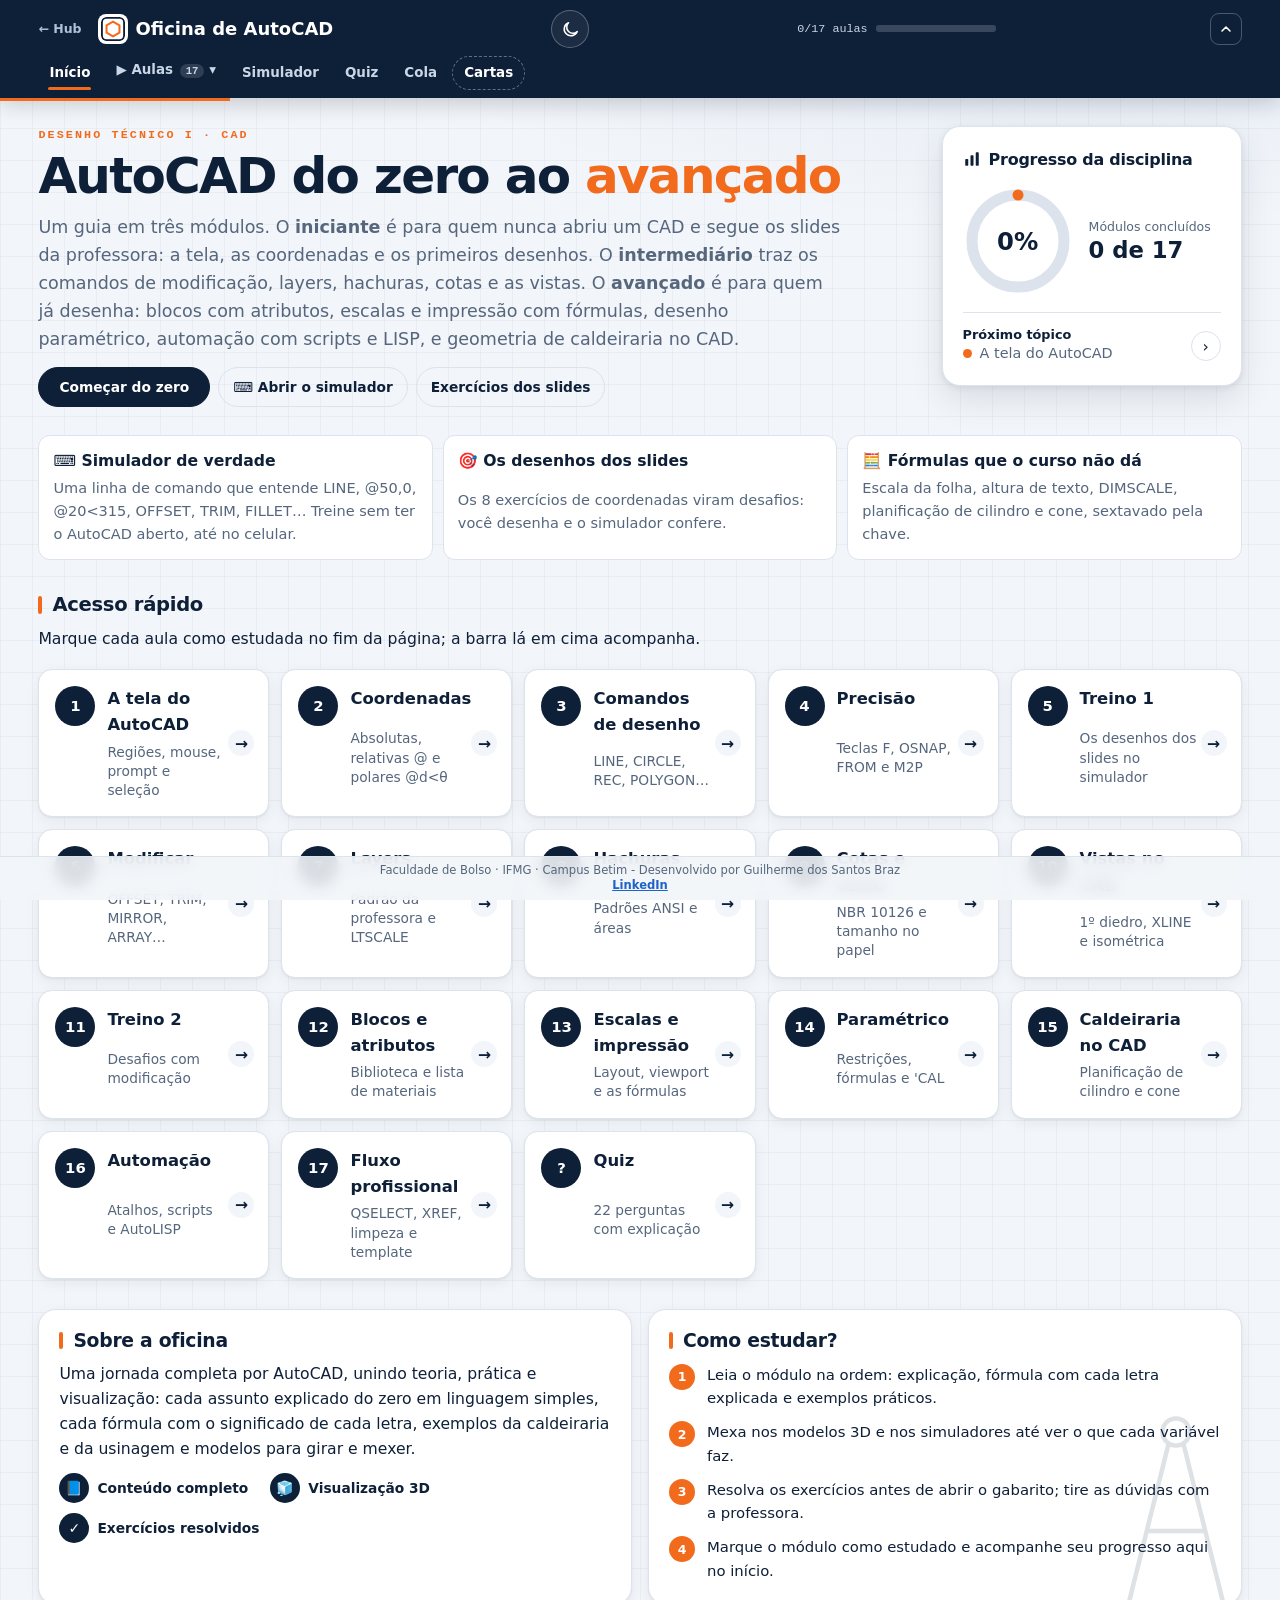
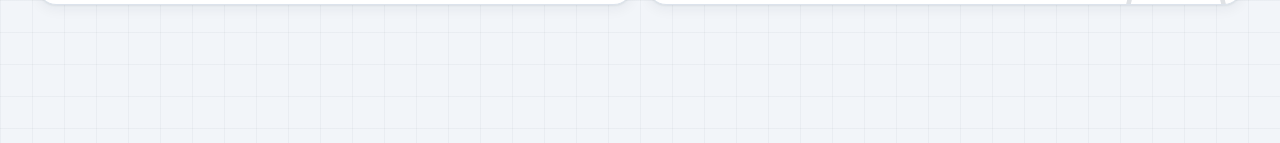
<file: materias/desenho/oficina-de-autocad.html>
<!doctype html>
<html lang="pt-BR">
<head>
<meta charset="utf-8">
<meta http-equiv="Content-Security-Policy" content="default-src 'self'; script-src 'self' 'unsafe-inline' https://cdn.jsdelivr.net; style-src 'self' 'unsafe-inline' https://fonts.googleapis.com; font-src 'self' data: https://fonts.gstatic.com; img-src 'self' data: blob: https:; media-src 'self' data: blob: https:; connect-src 'self' https://*.supabase.co wss://*.supabase.co; frame-src https://open.spotify.com https://www.youtube.com; worker-src 'self' blob:; manifest-src 'self'; base-uri 'self'; form-action 'self'; object-src 'none'">
<meta name="viewport" content="width=device-width, initial-scale=1, viewport-fit=cover">
<title>Oficina de AutoCAD · Desenho I</title>
<link rel="preconnect" href="https://fonts.googleapis.com">
<link rel="preconnect" href="https://fonts.gstatic.com" crossorigin>
<link rel="stylesheet" href="https://fonts.googleapis.com/css2?family=Plus+Jakarta+Sans:wght@500;600;700;800&amp;family=Inter:wght@400;500;600;700&amp;family=Caveat:wght@500;700&amp;family=JetBrains+Mono:wght@400;600&amp;family=STIX+Two+Text:ital,wght@0,500;1,500&amp;display=swap">
<link rel="icon" type="image/png" href="../../icons/logo-favicon-64.png">
<meta name="claude:viewport-fit-sides" content="cover">
<style>
/* Oficina de AutoCAD (Desenho Técnico I): mesma base visual das oficinas */
:root{
  --paper:#EEF2F5; --sheet:#FFFFFF; --ink:#13233A; --ink2:#4B5C71; --line:#CFD9E2; --grid:rgba(19,35,58,.055);
  --c1:#D9531A; --c2:#0C8587; --c3:#6447BE; --ok:#2A7F3E; --bad:#BF3328; --hl:rgba(217,83,26,.10); --hl2:rgba(12,133,135,.10);
  --f-disp:"Bricolage Grotesque", "Trebuchet MS", system-ui, sans-serif, "Cambria Math", "STIX Two Text";
  --f-body:"Atkinson Hyperlegible", "Segoe UI", system-ui, sans-serif, "Cambria Math", "STIX Two Text", "Segoe UI Symbol";
  --f-mono:"JetBrains Mono", ui-monospace, Consolas, monospace, "Cambria Math", "STIX Two Text";
  --f-math:"STIX Two Text", "Cambria Math", "Times New Roman", serif;
}
@media (prefers-color-scheme: dark){:root:not([data-theme="light"]){
  --paper:#0B1624; --sheet:#112034; --ink:#E4EDF6; --ink2:#9BAFC4; --line:#24384F; --grid:rgba(140,185,230,.07);
  --c1:#FF7B3F; --c2:#3CC6C8; --c3:#A88CFF; --ok:#5DC46F; --bad:#FF6E61; --hl:rgba(255,123,63,.13); --hl2:rgba(60,198,200,.12); color-scheme:dark}}
:root[data-theme="dark"]{
  --paper:#0B1624; --sheet:#112034; --ink:#E4EDF6; --ink2:#9BAFC4; --line:#24384F; --grid:rgba(140,185,230,.07);
  --c1:#FF7B3F; --c2:#3CC6C8; --c3:#A88CFF; --ok:#5DC46F; --bad:#FF6E61; --hl:rgba(255,123,63,.13); --hl2:rgba(60,198,200,.12); color-scheme:dark}

*{box-sizing:border-box}
[hidden]{display:none!important}
body{margin:0}
img{max-width:100%}
:root{padding-top:env(safe-area-inset-top,0px);padding-bottom:env(safe-area-inset-bottom,0px)}
body{background:var(--paper);color:var(--ink);font:16px/1.6 var(--f-body);
  background-image:linear-gradient(var(--grid) 1px,transparent 1px),linear-gradient(90deg,var(--grid) 1px,transparent 1px);
  background-size:24px 24px;}
body::before{content:"";position:fixed;inset:0 0 auto;height:env(safe-area-inset-top,0px);z-index:10;background:var(--sheet)}
h1,h2,h3{font-family:var(--f-disp);line-height:1.15;text-wrap:balance;margin:0}
h2{font-size:clamp(1.7rem,5vw,2.4rem);font-weight:800;letter-spacing:-.01em}
h3{font-size:1.25rem;font-weight:700;margin-top:2.2rem}
p{margin:.6rem 0}
a{color:var(--c2)}
i.m,.m{font-family:var(--f-math);font-style:italic}
:focus-visible{outline:2.5px solid var(--c1);outline-offset:2px}

/* header */
header{position:sticky;top:env(safe-area-inset-top,0px);z-index:20;background:var(--sheet);border-bottom:1px solid var(--line)}
.hwrap{max-width:960px;margin:0 auto;padding-left:max(16px,env(safe-area-inset-left,0px));padding-right:max(16px,env(safe-area-inset-right,0px));padding-block:10px 0}
.brand{display:flex;align-items:center;gap:10px;justify-content:space-between}
.brand a{font-family:var(--f-disp);font-weight:800;font-size:1.15rem;color:var(--ink);text-decoration:none;display:flex;align-items:center;gap:8px}
.logo{width:26px;height:26px}
.prog{font-family:var(--f-mono);font-size:.75rem;color:var(--ink2);display:flex;align-items:center;gap:8px}
.bar{width:90px;height:6px;border-radius:3px;background:var(--line);overflow:hidden}
.bar i{display:block;height:100%;background:var(--c2);width:0;transition:width .4s}
nav{display:flex;gap:4px;overflow-x:auto;padding-block:8px;scrollbar-width:none}
nav::-webkit-scrollbar{display:none}
nav a{flex:none;font-size:.86rem;font-weight:700;text-decoration:none;color:var(--ink2);padding:6px 11px;border-radius:999px;border:1px solid transparent;white-space:nowrap}
nav a:hover{color:var(--ink);border-color:var(--line)}
nav a.on{background:var(--ink);color:var(--sheet)}
nav a .dn{display:inline-block;width:7px;height:7px;border-radius:50%;background:var(--ok);margin-left:5px;vertical-align:middle}

main{max-width:960px;margin:0 auto;padding-left:max(16px,env(safe-area-inset-left,0px));padding-right:max(16px,env(safe-area-inset-right,0px));padding-block:28px 80px}
.view{display:block}
.read{max-width:700px}
.eyebrow{font-family:var(--f-mono);font-size:.75rem;letter-spacing:.12em;text-transform:uppercase;color:var(--c1);font-weight:600}
.lede{font-size:1.12rem;color:var(--ink2);max-width:62ch}

/* hero */
.hero{display:grid;grid-template-columns:1.1fr 1fr;gap:28px;align-items:center;margin-bottom:36px}
.hero h1{font-size:clamp(2.2rem,7vw,3.9rem);font-weight:800;letter-spacing:-.025em}
.hero h1 em{font-style:normal;color:var(--c1)}
.hero .cv{aspect-ratio:1/1;max-width:100%}
@media (max-width:720px){.hero{grid-template-columns:1fr}}

/* trilha */
.trail{display:grid;grid-template-columns:repeat(auto-fill,minmax(240px,1fr));gap:12px;margin-top:18px}
.stop{display:grid;grid-template-columns:auto 1fr;gap:4px 12px;align-items:start;padding:14px 16px;background:var(--sheet);border:1px solid var(--line);border-radius:10px;text-decoration:none;color:var(--ink);transition:transform .15s,border-color .15s}
.stop:hover{transform:translateY(-2px);border-color:var(--c2)}
.stop .n{grid-row:span 2;font-family:var(--f-mono);font-weight:600;font-size:.8rem;width:30px;height:30px;border-radius:50%;display:grid;place-items:center;border:1.5px solid var(--ink2);color:var(--ink2)}
.stop.done .n{background:var(--ok);border-color:var(--ok);color:var(--sheet)}
.stop b{font-family:var(--f-disp);font-size:1.05rem}
.stop span{font-size:.88rem;color:var(--ink2);line-height:1.4}

/* blocos */
.fx{position:relative;background:var(--sheet);border:1.5px solid var(--ink);border-radius:4px;margin:20px 0;padding:30px 18px 16px;overflow-x:auto}
.fx .tag{position:absolute;top:0;left:0;font-family:var(--f-mono);font-size:.68rem;letter-spacing:.08em;text-transform:uppercase;background:var(--ink);color:var(--sheet);padding:3px 9px;border-bottom-right-radius:4px}
.fx .eq{font-family:var(--f-math);font-size:1.45rem;text-align:center;padding:6px 0 10px;white-space:nowrap}
.fx .eq i{font-style:italic}
.legend{display:grid;grid-template-columns:auto 1fr;gap:4px 14px;font-size:.93rem;border-top:1px dashed var(--line);padding-top:10px;margin:0}
.legend dt{font-family:var(--f-math);font-style:italic;font-size:1.05rem;color:var(--c1);white-space:nowrap}
.legend dd{margin:0;color:var(--ink2)}
.fr{display:inline-flex;flex-direction:column;vertical-align:middle;text-align:center;margin:0 .15em}
.fr>span:first-child{border-bottom:1.5px solid currentColor;padding:0 .25em .05em}
.fr>span:last-child{padding:.05em .25em 0}
.rt{white-space:nowrap}.rt::before{content:"√"}.rt>span{border-top:1.5px solid currentColor;padding:0 .1em}
.v{position:relative}
.ofi{background:var(--hl2);border-radius:8px;padding:12px 16px;margin:18px 0}
.ofi .k,.cuid .k{font-family:var(--f-mono);font-size:.7rem;letter-spacing:.12em;text-transform:uppercase;font-weight:600;color:var(--c2);display:block;margin-bottom:2px}
.cuid{border:1px solid var(--line);background:var(--sheet);border-radius:8px;padding:12px 16px 12px;margin:18px 0;position:relative;overflow:hidden}
.cuid::before{content:"";position:absolute;inset:0 0 auto;height:6px;background:repeating-linear-gradient(-45deg,#E8B511 0 8px,#1b1b1b 8px 16px)}
.cuid .k{color:var(--c1);margin-top:4px}
ol.recipe{counter-reset:s;list-style:none;padding:0;margin:14px 0;display:grid;gap:8px}
ol.recipe>li{counter-increment:s;display:grid;grid-template-columns:30px 1fr;gap:10px;align-items:start}
ol.recipe>li::before{content:counter(s);font-family:var(--f-mono);font-weight:600;font-size:.8rem;width:26px;height:26px;border-radius:50%;background:var(--c1);color:var(--sheet);display:grid;place-items:center;margin-top:1px}
code,.mono{font-family:var(--f-mono);font-size:.9em}
.tbl{overflow-x:auto;margin:14px 0}
table{border-collapse:collapse;width:100%;font-size:.93rem;background:var(--sheet)}
th,td{border:1px solid var(--line);padding:7px 10px;text-align:left;vertical-align:top}
th{font-family:var(--f-mono);font-size:.72rem;letter-spacing:.06em;text-transform:uppercase;color:var(--ink2)}

/* exemplo passo a passo */
.ex{background:var(--sheet);border:1px solid var(--line);border-radius:10px;padding:16px;margin:18px 0}
.ex .q{font-weight:700}
.ex ol{margin:10px 0 0;padding-left:1.3em;display:grid;gap:8px}
.ex ol li{padding-left:4px}
.ex ol li.hid{display:none}
.ex .ans{display:none;margin-top:10px;padding:8px 12px;background:var(--hl);border-radius:6px;font-weight:700}
.ex.all .ans{display:block}
.btns{display:flex;flex-wrap:wrap;gap:8px;margin-top:12px}
button,.btn{font:700 .88rem var(--f-body);border-radius:8px;padding:8px 14px;cursor:pointer;border:1.5px solid var(--ink);background:var(--ink);color:var(--sheet)}
button.ghost{background:transparent;color:var(--ink)}
button:disabled{opacity:.4;cursor:default}
button:hover:not(:disabled){filter:brightness(1.1)}

/* calculadoras */
.calc{background:var(--sheet);border:1.5px solid var(--c2);border-radius:10px;padding:16px;margin:24px 0}
.calc h4{margin:0 0 4px;font-family:var(--f-disp);font-size:1.1rem;color:var(--c2)}
.calc .hint{font-size:.85rem;color:var(--ink2);margin:0 0 10px}
.fields{display:grid;grid-template-columns:repeat(auto-fill,minmax(170px,1fr));gap:10px}
.fields label{display:grid;gap:3px;font-size:.8rem;font-weight:700;color:var(--ink2)}
input[type=text],select{font:500 1rem var(--f-mono);padding:8px 10px;border-radius:6px;border:1.5px solid var(--line);background:var(--paper);color:var(--ink);width:100%;min-width:0}
input[type=text]:focus{border-color:var(--c2);outline:none}
.out{margin-top:12px;border-top:1px dashed var(--line);padding-top:10px;font-size:.95rem}
.out ol{margin:0;padding-left:1.3em;display:grid;gap:5px}
.out .res{margin-top:8px;font-weight:700;padding:8px 12px;border-radius:6px;background:var(--hl2)}
.out .err{color:var(--bad);font-weight:700}
.seg{display:flex;flex-wrap:wrap;gap:6px;margin-bottom:10px}
.seg button{background:transparent;color:var(--ink2);border-color:var(--line);font-size:.82rem;padding:6px 11px}
.seg button.on{background:var(--c2);border-color:var(--c2);color:var(--sheet)}
.done-btn{margin-top:36px;display:flex;align-items:center;gap:12px;flex-wrap:wrap;padding-top:18px;border-top:1px solid var(--line)}
.done-btn button.isdone{background:var(--ok);border-color:var(--ok)}

/* 3D */
.cv{position:relative;width:100%;border:1px solid var(--line);border-radius:10px;background:var(--sheet);overflow:hidden;touch-action:none}
.cv canvas{display:block;width:100%;height:100%;cursor:grab}
.cv .ctl{position:absolute;right:8px;bottom:8px;display:flex;gap:6px}
.cv .ctl button{padding:4px 10px;font-size:.85rem;background:var(--sheet);color:var(--ink);border-color:var(--line)}
.cv .lbl{position:absolute;left:10px;top:8px;font-family:var(--f-mono);font-size:.7rem;color:var(--ink2)}
.labgrid{display:grid;grid-template-columns:1.4fr 1fr;gap:18px;align-items:start}
.labgrid .cv{aspect-ratio:4/3.4}
@media (max-width:760px){.labgrid{grid-template-columns:1fr}}
.presets{display:flex;flex-wrap:wrap;gap:6px}
.presets button{font-size:.8rem;padding:6px 10px;background:transparent;color:var(--ink);border-color:var(--line)}
.objlist{list-style:none;padding:0;margin:10px 0;display:grid;gap:6px;font-size:.88rem}
.objlist li{display:flex;align-items:center;gap:8px;background:var(--paper);border-radius:6px;padding:6px 8px}
.objlist li .sw{width:12px;height:12px;border-radius:3px;flex:none}
.objlist li span{flex:1;min-width:0;font-family:var(--f-mono);font-size:.8rem;overflow-wrap:anywhere}
.objlist li button{padding:2px 8px;font-size:.75rem;background:transparent;color:var(--bad);border-color:var(--line)}
.inline-cv{aspect-ratio:16/10;margin:16px 0}

/* fluxograma */
.flow{display:grid;gap:10px;margin:16px 0}
.node{background:var(--sheet);border:1.5px solid var(--ink);border-radius:8px;padding:10px 14px}
.node b{font-family:var(--f-disp)}
.branch{display:grid;grid-template-columns:1fr 1fr;gap:10px}
.leaf{border-radius:8px;padding:10px 12px;font-size:.92rem;border:1.5px solid var(--line);background:var(--sheet)}
.leaf b{display:block;font-family:var(--f-disp);font-size:1rem}
.leaf.a b{color:var(--c1)}.leaf.b b{color:var(--c2)}.leaf.c b{color:var(--c3)}
.arrow{text-align:center;font-family:var(--f-mono);color:var(--ink2);font-size:.8rem}
@media (max-width:520px){.branch{grid-template-columns:1fr}}

/* lista */
.qitem{background:var(--sheet);border:1px solid var(--line);border-radius:10px;margin:12px 0;overflow:hidden}
.qitem summary{cursor:pointer;padding:14px 16px;display:grid;grid-template-columns:auto 1fr;gap:12px;align-items:start;list-style:none}
.qitem summary::-webkit-details-marker{display:none}
.qitem summary .qn{font-family:var(--f-mono);font-weight:600;font-size:.8rem;background:var(--ink);color:var(--sheet);border-radius:5px;padding:2px 8px;margin-top:2px}
.qitem[open] summary{border-bottom:1px dashed var(--line)}
.qitem .body{padding:6px 16px 16px}
.qitem .tagt{font-family:var(--f-mono);font-size:.72rem;color:var(--c2);margin-top:4px;display:block}
.part{margin-top:14px}
.part h5{margin:0;font-family:var(--f-disp);font-size:1rem}

/* quiz */
.qz{background:var(--sheet);border:1px solid var(--line);border-radius:10px;padding:16px;margin:14px 0}
.qz .opts{display:grid;gap:8px;margin-top:10px}
.qz .opts button{text-align:left;background:var(--paper);color:var(--ink);border:1.5px solid var(--line);font-weight:400}
.qz .opts button.right{border-color:var(--ok);background:color-mix(in srgb,var(--ok) 14%,var(--sheet))}
.qz .opts button.wrong{border-color:var(--bad);background:color-mix(in srgb,var(--bad) 12%,var(--sheet))}
.qz .why{margin-top:10px;font-size:.93rem;color:var(--ink2)}
.score{position:sticky;top:calc(env(safe-area-inset-top,0px) + 96px);z-index:5;display:flex;justify-content:space-between;align-items:center;gap:10px;background:var(--ink);color:var(--sheet);border-radius:10px;padding:10px 16px;font-family:var(--f-mono);font-size:.9rem}
.score button{background:var(--sheet);color:var(--ink);border-color:var(--sheet);padding:4px 10px;font-size:.8rem}

/* cola */
.cola{display:grid;grid-template-columns:repeat(auto-fill,minmax(280px,1fr));gap:12px}
.cola .fx{margin:0}
.cola .fx .eq{font-size:1.2rem}
.cola p{font-size:.85rem;color:var(--ink2);margin:6px 0 0}

/* demo escalar */
.dot2d{display:grid;grid-template-columns:200px 1fr;gap:16px;align-items:center;background:var(--sheet);border:1px solid var(--line);border-radius:10px;padding:14px;margin:18px 0}
.dot2d canvas{width:200px;height:200px;max-width:100%}
.dot2d input[type=range]{width:100%;accent-color:var(--c1)}
.verdict{font-family:var(--f-disp);font-size:1.2rem;font-weight:700}
@media (max-width:520px){.dot2d{grid-template-columns:1fr;justify-items:center}}
/* ===== widgets: produtos e retas ===== */
.wid{background:var(--sheet);border:1px solid var(--line);border-radius:12px;padding:16px;margin:18px 0}
.wid h4{margin:0 0 4px;font-family:var(--f-disp)}
.wid .sub{margin:0 0 12px;color:var(--ink2);font-size:.92rem}
.wgrid{display:grid;grid-template-columns:minmax(0,1.25fr) minmax(0,1fr);gap:16px;align-items:start}
.wgrid .cv{aspect-ratio:4/3.2}
@media (max-width:760px){.wgrid{grid-template-columns:1fr}}
.wctl label{display:block;font-family:var(--f-mono);font-size:.78rem;color:var(--ink2);margin:8px 0 2px}
.wctl input[type=range]{width:100%;accent-color:var(--c1)}
.wctl .row{display:flex;gap:8px;flex-wrap:wrap;margin-top:10px}
.wout{font-family:var(--f-mono);font-size:.88rem;line-height:1.7;background:var(--paper,transparent);border:1px dashed var(--line);border-radius:8px;padding:10px 12px;margin-top:10px}
.wout b{font-family:var(--f-body)}
.wout .big{font-family:var(--f-disp);font-size:1.15rem;font-weight:700}
.chip3{display:inline-block;padding:1px 8px;border-radius:999px;font-weight:700;font-size:.78rem}
.mesa{border-collapse:separate;border-spacing:4px;margin:6px 0;font-family:var(--f-mono);font-size:1rem}
.mesa td{min-width:44px;text-align:center;padding:6px 4px;border-radius:6px;background:color-mix(in srgb,var(--line) 45%,transparent);transition:background .2s,color .2s,opacity .2s}
.mesa td.h{background:none;color:var(--ink2);font-size:.75rem;min-width:26px}
.mesa td.on1{background:var(--c1);color:#fff}
.mesa td.on2{background:var(--c3);color:#fff}
.mesa td.off{opacity:.28}
.mesa td.p{background:color-mix(in srgb,var(--c2) 18%,transparent);color:var(--ink);font-weight:700}
.fields3{display:grid;grid-template-columns:repeat(auto-fit,minmax(150px,1fr));gap:8px 12px}
.fields3 label{font-family:var(--f-mono);font-size:.78rem;color:var(--ink2)}
.fields3 input{width:100%}
.analog{display:grid;grid-template-columns:repeat(auto-fit,minmax(min(100%,210px),1fr));gap:10px;margin:14px 0}
.analog button{all:unset;cursor:pointer;display:block;border:1.5px solid var(--line);border-radius:10px;padding:12px 14px;background:var(--sheet);transition:border-color .15s,transform .15s}
.analog button:hover{transform:translateY(-2px)}
.analog button[aria-pressed=true]{border-color:var(--c1);box-shadow:0 0 0 3px color-mix(in srgb,var(--c1) 18%,transparent)}
.analog .em{font-size:1.6rem;line-height:1}
.analog b{display:block;margin:4px 0 2px;font-family:var(--f-disp)}
.analog span{font-size:.86rem;color:var(--ink2)}
.cheque{display:grid;grid-template-columns:auto 1fr;gap:4px 10px;font-size:.92rem;margin-top:8px}
.cheque i{font-style:normal}
.jogo .opts{display:flex;flex-wrap:wrap;gap:8px;margin-top:10px}
.jogo .fb{margin-top:10px;font-size:.93rem}
.dinch{display:flex;flex-wrap:wrap;gap:8px;margin:0 0 12px}
.dinch button{font-size:.82rem;padding:6px 10px}
.mesa td.q{background:transparent;border:1.5px dashed var(--line);color:var(--ink2)}
.din .enun{background:var(--sheet);border:1px solid var(--line);border-left:3px solid var(--c2);border-radius:6px;padding:8px 12px;line-height:1.5}
.din .enun .k{display:block;font-family:var(--f-mono);font-size:.66rem;letter-spacing:.12em;text-transform:uppercase;color:var(--c2);font-weight:700;margin-bottom:2px}
.wout .big{font-size:1.1rem}
footer{max-width:960px;margin:0 auto;padding-left:max(16px,env(safe-area-inset-left,0px));padding-right:max(16px,env(safe-area-inset-right,0px));padding-block:0 30px;color:var(--ink2);font-size:.8rem;font-family:var(--f-mono)}
@media (prefers-reduced-motion:reduce){*{transition:none!important;animation:none!important}}


/* escala fluida: acompanha a resolução de cada tela e usa a largura toda */
html{font-size:clamp(15px,calc(9.5px + .48vw),19px)}
body{font-size:1rem}
:root{--gut:clamp(16px,3vw,64px)}
.hwrap,main,footer{max-width:1760px!important;padding-left:max(var(--gut),env(safe-area-inset-left,0px))!important;padding-right:max(var(--gut),env(safe-area-inset-right,0px))!important}
.view.read{max-width:none}
.view.read>p,.view.read>ul,.view.read>ol,.view.read>h2,.view.read>h3,p.read,ol.read{max-width:82ch}
.lede{max-width:72ch}
.cv.sim{max-height:82vh}
.hero .cv{max-height:72vh;justify-self:center}
@media (min-width:1200px){nav{flex-wrap:wrap;overflow:visible}}
.aula{background:var(--sheet);border:1.5px solid var(--c1);border-radius:10px;padding:14px 16px;margin:22px 0;position:relative}
.aula .k{font-family:var(--f-mono);font-size:.7rem;letter-spacing:.12em;text-transform:uppercase;font-weight:600;color:var(--sheet);background:var(--c1);padding:3px 8px;border-radius:4px;display:inline-block;margin-bottom:4px}
.casos{display:grid;grid-template-columns:repeat(auto-fit,minmax(min(100%,300px),1fr));gap:14px;margin:12px 0}
.casos figure{margin:0;border:1px solid var(--line);border-radius:10px;padding:10px 12px;background:var(--paper)}
.casos svg{width:100%;height:auto;max-height:230px;display:block;margin:0 auto}
.casos figcaption{font-size:.88rem;color:var(--ink2);margin-top:6px}
.qitem .enun{background:var(--sheet);border:1px solid var(--line);border-left:3px solid var(--c2);border-radius:6px;padding:10px 14px;margin:12px 0 4px;line-height:1.55}
.qitem .enun .k{display:block;font-family:var(--f-mono);font-size:.68rem;letter-spacing:.12em;text-transform:uppercase;color:var(--c2);font-weight:700;margin-bottom:4px}
.qitem h5.item{font-weight:600;line-height:1.45;max-width:90ch}
/* ===== árvores de classificação (como no quadro) ===== */
.arv{overflow-x:auto;padding:6px 0 10px;margin:14px 0}
.arv .ul{display:flex;justify-content:center;padding-top:18px;position:relative}
.arv>.ul{padding-top:0;width:max-content;min-width:100%;margin:0 auto}
.arv .li{display:flex;flex-direction:column;align-items:center;position:relative;padding:18px 5px 0}
.arv .li::before,.arv .li::after{content:"";position:absolute;top:0;width:50%;height:18px;border-top:2px solid var(--ink2)}
.arv .li::before{right:50%}.arv .li::after{left:50%;border-left:2px solid var(--ink2)}
.arv .li:only-child::before{display:none}.arv .li:only-child::after{border-top:0}
.arv .li:first-child::before,.arv .li:last-child::after{border-top:0}.arv .li:last-child::after{border-left:0}.arv .li:last-child::before{border-right:2px solid var(--ink2);border-radius:0 6px 0 0}.arv .li:first-child::after{border-radius:6px 0 0 0}
.arv .ul .ul::before{content:"";position:absolute;top:0;left:50%;height:18px;border-left:2px solid var(--ink2)}
.arv>.ul>.li{padding-top:0}.arv>.ul>.li::before,.arv>.ul>.li::after{display:none}
.arv .nd{display:inline-block;max-width:140px;padding:7px 10px;border-radius:10px;background:var(--sheet);border:1.5px solid var(--line);font-weight:700;font-size:.86rem;text-align:center;line-height:1.25;cursor:pointer;color:var(--ink);font-family:inherit}
.arv .nd.raiz{background:var(--ink);color:var(--sheet);border-color:var(--ink);font-size:1rem;max-width:none}
.arv .nd.on{border-color:var(--c1);box-shadow:0 0 0 3px var(--hl)}
.arv-o{min-height:64px}
@media (max-width:700px){.arv{overflow:visible}.arv>.ul{width:auto}
  .arv .ul{display:block;padding:0 0 0 16px;margin:0 0 0 12px;border-left:2px solid var(--ink2)}.arv>.ul{border:0;margin:0;padding:0}.arv .ul .ul::before{display:none}
  .arv .li{display:block;padding:5px 0 0 0}.arv .li::after{display:none}
  .arv .li::before{display:block!important;content:"";position:absolute;left:-16px;top:22px;width:14px;height:0;border:0!important;border-top:2px solid var(--ink2)!important;border-radius:0!important}
  .arv>.ul>.li::before{display:none!important}.arv .nd{text-align:left;max-width:none}}
.cartoes{display:grid;grid-template-columns:repeat(auto-fill,minmax(230px,1fr));gap:10px;margin:14px 0}
.cartoes>div{background:var(--sheet);border:1px solid var(--line);border-radius:12px;padding:12px 14px}
.cartoes .em{font-size:1.5rem}.cartoes b{display:block;font-family:var(--f-disp);margin:2px 0}.cartoes span{color:var(--ink2);font-size:.92rem;line-height:1.45}
.prop{display:grid;grid-template-columns:repeat(auto-fit,minmax(150px,1fr));gap:8px;margin:14px 0}
.prop div{background:var(--sheet);border:1px solid var(--line);border-radius:12px;padding:10px;text-align:center}.prop b{display:block;font-size:1.4rem}.prop span{font-size:.85rem;color:var(--ink2)}
.rm{display:grid;grid-template-columns:minmax(0,1fr) minmax(0,1fr);gap:14px;align-items:start}@media (max-width:640px){.rm{grid-template-columns:1fr}}
.rm label{display:block;font-weight:700;font-size:.9rem;margin:8px 0 2px}.rm label b{color:var(--c1)}.rm input[type=range]{width:100%}
#rmCv{width:100%;aspect-ratio:4/3;max-height:320px;display:block;background:var(--paper);border-radius:10px}

/* ---------- Desenho I · AutoCAD ---------- */
.cad-why{display:grid;grid-template-columns:repeat(auto-fit,minmax(220px,1fr));gap:10px;margin:18px 0}
.cad-why>div,.m1-like>div{display:grid;gap:4px;background:var(--sheet);border:1px solid var(--line);border-radius:12px;padding:12px 14px}
.cad-why span,.m1-like span{color:var(--ink2);font-size:.93rem}
.m1-like{display:grid;grid-template-columns:repeat(auto-fit,minmax(220px,1fr));gap:10px;margin:14px 0}
.cad-prompt{font:500 .92rem var(--f-mono);background:#1A1F25;color:#DCE3EA;border-radius:10px;padding:12px 14px;margin:12px 0;overflow-x:auto;line-height:1.6}
.cad-prompt .k{color:#F5C542;font-weight:700}.cad-prompt .op{color:#7FC4FF}.cad-prompt b{color:#7FE0A0}
.cad-code{font:500 .8rem/1.55 var(--f-mono);background:#1A1F25;color:#DCE3EA;border-radius:10px;padding:12px 14px;margin:12px 0;overflow-x:auto;white-space:pre}
.cad-leg{margin:6px 0 14px}
.cad-sel{display:grid;grid-template-columns:1fr 1fr;gap:10px;margin:12px 0}
.cad-sel>div{display:grid;gap:4px;border-radius:10px;padding:12px 14px}.cad-sel span{font-size:.92rem}
.cad-sel .w{background:rgba(52,120,246,.12);border:2px solid #3478F6}.cad-sel .c{background:rgba(46,160,90,.12);border:2px dashed #2EA05A}
.cad-quad{display:grid;grid-template-columns:1fr 1fr;max-width:420px;margin:12px auto;border-radius:12px;overflow:hidden;border:1px solid var(--line);text-align:center;font-size:.9rem}
.cad-quad>div{padding:16px 8px}.cad-quad .q1{background:rgba(30,98,201,.12);border-left:2px solid var(--ink);border-bottom:2px solid var(--ink)}.cad-quad .q2{border-bottom:2px solid var(--ink)}.cad-quad .q3{}.cad-quad .q4{border-left:2px solid var(--ink)}
.cad-rosa{display:flex;gap:16px;align-items:center;flex-wrap:wrap;background:var(--sheet);border:1px solid var(--line);border-radius:12px;padding:12px;margin:12px 0;color:var(--ink)}.cad-rosa>div{flex:1;min-width:200px}
.cad-pol{background:var(--sheet);border:1px solid var(--line);border-radius:12px;padding:10px;margin:12px 0;color:var(--ink);text-align:center}
.cad-cvt{display:flex;gap:14px;align-items:center;flex-wrap:wrap;color:var(--ink)}.cad-cvt input{font:600 1.1rem var(--f-mono);padding:10px 12px;border-radius:10px;border:1.5px solid var(--line);background:var(--paper);color:var(--ink);width:200px}
.cad-osn{display:grid;grid-template-columns:repeat(auto-fit,minmax(200px,1fr));gap:6px;margin:12px 0}
.cad-osn>div{display:grid;grid-template-columns:22px 1fr;column-gap:10px;align-items:center;background:var(--sheet);border:1px solid var(--line);border-radius:10px;padding:8px 10px}.cad-osn span{grid-column:2;font-size:.85rem;color:var(--ink2)}
.cad-osn i{grid-row:span 2;width:16px;height:16px;border:2.2px solid #D99A00;display:block;box-sizing:border-box}
.cad-osn i.mid{border:0;width:0;height:0;border-left:9px solid transparent;border-right:9px solid transparent;border-bottom:16px solid #D99A00}
.cad-osn i.cen,.cad-osn i.qua{border-radius:50%}.cad-osn i.qua{transform:rotate(45deg);border-radius:2px}.cad-osn i.gce{border-radius:50%;box-shadow:inset 0 0 0 3px var(--sheet),inset 0 0 0 6px #D99A00}
.cad-osn i.nod{border-radius:50%;background:radial-gradient(#D99A00 30%,transparent 32%)}.cad-osn i.int,.cad-osn i.app{border:0;background:linear-gradient(45deg,transparent 44%,#D99A00 44% 56%,transparent 56%),linear-gradient(-45deg,transparent 44%,#D99A00 44% 56%,transparent 56%)}
.cad-osn i.app{outline:2px solid #D99A00;outline-offset:-2px}.cad-osn i.ext{border:0;border-top:2.2px dotted #D99A00;height:2px;margin-top:7px}
.cad-osn i.per{border-top:0;border-right:0}.cad-osn i.tan{border-radius:50%;border-top-color:transparent;box-shadow:0 -6px 0 -4px #D99A00}.cad-osn i.nea{border:0;background:linear-gradient(135deg,transparent 30%,#D99A00 30% 40%,transparent 40% 60%,#D99A00 60% 70%,transparent 70%)}
.cad-osn i.par{border:0;background:linear-gradient(60deg,transparent 30%,#D99A00 30% 40%,transparent 40% 60%,#D99A00 60% 70%,transparent 70%)}.cad-osn i.ins{border-width:2.2px;outline:2.2px solid #D99A00;outline-offset:-8px}
.cad-help{background:var(--sheet);border:1px dashed var(--line);border-radius:10px;padding:10px 12px;font-size:.88rem;color:var(--ink2);margin:12px 0}
.cad-cor{display:inline-block;width:12px;height:12px;border-radius:3px;margin-right:6px;vertical-align:-1px}
.cad-ul{margin:8px 0 14px 20px;display:grid;gap:4px}
.cad-diedro{display:grid;grid-template-columns:1fr 1fr;gap:8px;max-width:420px;margin:12px auto;text-align:center;font-size:.9rem}
.cad-diedro>div{border:2px solid var(--ink);border-radius:8px;padding:18px 8px;background:var(--sheet)}.cad-diedro .vf{border-color:var(--c1)}.cad-diedro .vs{grid-column:1}
.cad-esc{display:grid;grid-template-columns:repeat(auto-fit,minmax(170px,1fr));gap:10px;margin:10px 0}
.cad-esc label{display:grid;gap:4px;font-size:.82rem;color:var(--ink2)}.cad-esc input,.cad-esc select{font:600 1rem var(--f-body);padding:9px 10px;border-radius:9px;border:1.5px solid var(--line);background:var(--paper);color:var(--ink)}
.cad-plg{display:grid;grid-template-columns:minmax(0,300px) 1fr;gap:12px;align-items:center;color:var(--ink)}@media(max-width:620px){.cad-plg{grid-template-columns:1fr}}
.cad-cap{font-size:.85rem;color:var(--ink2)}
.dinch{display:flex;flex-wrap:wrap;gap:6px;margin:8px 0}.dinch button{font:600 .88rem var(--f-body);padding:7px 12px;border-radius:999px;border:1.5px solid var(--line);background:var(--sheet);color:var(--ink);cursor:pointer}.dinch button.sel{background:var(--ink);color:var(--sheet);border-color:var(--ink)}
.wout .c1{color:var(--c1)}.wout .bad{color:var(--bad)}
.cad-tela{width:100%;max-width:640px;display:block;margin:0 auto;border-radius:10px}
.cad-n{cursor:pointer}.cad-n circle{fill:#E0601A;stroke:#fff;stroke-width:2}.cad-n text{fill:#fff;font:700 18px sans-serif;pointer-events:none}.cad-n.on circle{fill:#1E62C9}.cad-n:focus{outline:none}.cad-n:focus circle{stroke:#F5C542;stroke-width:3}
/* simulador */
.cad{background:#1A1F25;border-radius:14px;overflow:hidden;margin:14px 0;color:#DCE3EA;border:1px solid #0E1216}
.cad-top{display:flex;align-items:center;gap:10px;flex-wrap:wrap;padding:8px 12px;background:#252C34}.cad-tt{font:700 .82rem var(--f-mono);letter-spacing:.06em;text-transform:uppercase;color:#AEB8C4;flex:1}
.cad-ds{font:600 .9rem var(--f-body);padding:6px 8px;border-radius:8px;background:#1A1F25;color:#fff;border:1px solid #3A434E;max-width:100%}
.cad-dsi{padding:8px 12px;font-size:.86rem;color:#C9D2DB;background:#20262E;border-top:1px solid #2E363F}
.cad-area{position:relative}.cad-cv{display:block;width:100%;height:clamp(260px,52vh,440px);touch-action:none;cursor:none}
.cad-ucs{display:none}.cad-dyn{position:absolute;pointer-events:none;background:rgba(30,36,44,.92);border:1px solid #4A5562;color:#fff;font:600 .78rem var(--f-mono);padding:3px 7px;border-radius:5px;white-space:nowrap}
.cad-log{font:500 .76rem/1.45 var(--f-mono);height:92px;overflow-y:auto;padding:6px 12px;background:#14181D;border-top:1px solid #2E363F;color:#B7C2CE}
.cad-log .cmd{color:#fff}.cad-log .err{color:#FF8A7A}.cad-log .ok{color:#7FE0A0}
.cad-cmd{display:flex;align-items:center;gap:8px;padding:6px 12px;background:#0F1317;border-top:1px solid #2E363F}
.cad-pr{font:600 .78rem var(--f-mono);color:#F5C542;white-space:nowrap;max-width:60%;overflow:hidden;text-overflow:ellipsis}
.cad-in{flex:1;min-width:80px;font:600 .95rem var(--f-mono);background:#0F1317 !important;box-shadow:none !important;border:0;color:#fff;outline:none;padding:6px 0;text-transform:uppercase}
.cad-st{display:flex;flex-wrap:wrap;gap:6px;align-items:center;padding:8px 10px;background:#252C34}
.cad-st button{font:600 .74rem var(--f-mono);padding:6px 9px;border-radius:7px;border:1px solid #3A434E;background:#1A1F25;color:#AEB8C4;cursor:pointer}
.cad-st button.on{background:#1E4E8C;border-color:#5AA9FF;color:#fff}.cad-st .cad-ok{background:#E0601A;border-color:#E0601A;color:#fff}
.cad-xy{font:600 .76rem var(--f-mono);color:#DCE3EA;min-width:110px}.cad-sp{flex:1}
.cad-res{padding:10px 12px;font-weight:700;text-align:center;min-height:1em;background:#20262E}.cad-res:empty{display:none}.cad-res.ok{color:#7FE0A0}.cad-res.bad{color:#FF8A7A}
@media(max-width:560px){.cad-sp{display:none}.cad-pr{max-width:48%}}
</style>
<link rel="stylesheet" href="../../css/fdb-v2.css">
<script src="../../js/tema.js?v=1"></script>
<script src="../../dados/aulas.js"></script>
<script src="../../js/fdb-ui.js" defer></script>
</head>
<body>

<header>
  <div class="hwrap">
    <div class="brand">
      <div style="display:flex;align-items:center;gap:10px;min-width:0"><a href="../../index.html#m-dt1" style="font-size:.8rem;font-weight:700;color:var(--ink2);text-decoration:none;margin-right:6px" aria-label="Voltar para a Faculdade de Bolso">← Hub</a><a href="#inicio"><svg class="logo" viewBox="0 0 26 26" aria-hidden="true"><rect x="1" y="1" width="24" height="24" rx="5" fill="none" stroke="currentColor" stroke-width="2"/><path d="M13 5l7 4v8l-7 4-7-4V9z" fill="none" stroke="var(--c1)" stroke-width="2.2" stroke-linejoin="round"/></svg>Oficina de AutoCAD</a></div>
      <div class="prog"><span id="progtxt">0/2</span><div class="bar"><i id="progbar"></i></div></div>
    </div>
    <nav id="nav">
      <a href="#inicio">Início</a>
      <a href="#tela" data-m="tela">A tela</a>
      <a href="#coord" data-m="coord">Coordenadas</a>
      <a href="#desenho" data-m="desenho">Desenhar</a>
      <a href="#precisao" data-m="precisao">Precisão</a>
      <a href="#treino1" data-m="treino1">Treino 1</a>
      <a href="#modificar" data-m="modificar">Modificar</a>
      <a href="#layers" data-m="layers">Layers</a>
      <a href="#hachura" data-m="hachura">Hachura</a>
      <a href="#cotas" data-m="cotas">Cotas</a>
      <a href="#vistas" data-m="vistas">Vistas</a>
      <a href="#treino2" data-m="treino2">Treino 2</a>
      <a href="#blocos" data-m="blocos">Blocos</a>
      <a href="#layout" data-m="layout">Escalas</a>
      <a href="#parametrico" data-m="parametrico">Paramétrico</a>
      <a href="#caldeiraria" data-m="caldeiraria">Caldeiraria</a>
      <a href="#automacao" data-m="automacao">Automação</a>
      <a href="#produtividade" data-m="produtividade">Fluxo pro</a>
      <a href="#lab">Simulador</a>
      <a href="#quiz">Quiz</a>
      <a href="#cola">Cola</a>
    </nav>
  </div>
</header>

<main>

<!-- ============ INÍCIO ============ -->
<section class="view" id="v-inicio">
<div class="hero" style="display:block">
  <div class="eyebrow">Desenho Técnico I · CAD</div>
  <h1 style="font-family:var(--f-disp);font-size:clamp(2rem,6vw,3.2rem);line-height:1.05;margin:6px 0 10px">AutoCAD do zero ao <em>avançado</em></h1>
  <p class="lede">Um guia em três módulos. O <b>iniciante</b> é para quem nunca abriu um CAD e segue os slides da professora: a tela, as coordenadas e os primeiros desenhos. O <b>intermediário</b> traz os comandos de modificação, layers, hachuras, cotas e as vistas. O <b>avançado</b> é para quem já desenha: blocos com atributos, escalas e impressão com fórmulas, desenho paramétrico, automação com scripts e LISP, e geometria de caldeiraria no CAD.</p>
  <div class="btns" style="margin-top:14px"><a class="btn" href="#tela" style="text-decoration:none">Começar do zero</a><button class="ghost" onclick="location.hash='lab'">⌨️ Abrir o simulador</button><button class="ghost" onclick="location.hash='treino1'">Exercícios dos slides</button></div>
</div>
  <div class="cad-why">
    <div><b>⌨️ Simulador de verdade</b><span>Uma linha de comando que entende LINE, @50,0, @20&lt;315, OFFSET, TRIM, FILLET… Treine sem ter o AutoCAD aberto, até no celular.</span></div>
    <div><b>🎯 Os desenhos dos slides</b><span>Os 8 exercícios de coordenadas viram desafios: você desenha e o simulador confere.</span></div>
    <div><b>🧮 Fórmulas que o curso não dá</b><span>Escala da folha, altura de texto, DIMSCALE, planificação de cilindro e cone, sextavado pela chave.</span></div>
  </div>
  <h3>A trilha</h3>
  <p class="read">Marque cada aula como estudada no fim da página; a barra lá em cima acompanha.</p>
  <div class="trail" id="trail"></div>
</section>

<!-- ================= MÓDULO 1 · INICIANTE ================= -->
<!-- ============ M1 · A TELA ============ -->
<section class="view read" id="v-tela" hidden>
  <div class="eyebrow">Módulo 1 · Iniciante</div>
  <h2>Primeiro contato: a tela e a conversa com o AutoCAD</h2>
  <p class="lede">CAD quer dizer <b>Computer-Aided Design</b>, desenho assistido por computador. Em vez de régua e esquadro, você diz ao programa <b>onde</b> cada ponto fica, e ele desenha com precisão de milésimo de milímetro. O objetivo da disciplina, nas palavras da professora: entender o desenho técnico em sistemas CAD e dominar a representação gráfica 2D.</p>
  <h3>A regra de ouro: desenhe em tamanho real</h3>
  <div class="fx"><span class="tag">Escala no CAD</span><div class="eq">desenho = 1 : 1 (sempre)</div>
    <dl class="legend"><dt>no papel</dt><dd>você escolhe uma escala (1:5, 1:10…) porque a folha é pequena</dd><dt>no CAD</dt><dd>a área de desenho é infinita: uma chapa de 2 m é desenhada com <b>2000</b> unidades. A escala só aparece na hora de imprimir (Módulo 3)</dd><dt>unidade</dt><dd>em mecânica, 1 unidade = 1 mm. Confira em <b>UNITS</b></dd></dl></div>
  <h3>As regiões da tela</h3>
  <p>Toque em cada número do desenho para ver para que serve. São as regiões do slide "Tela Inicial".</p>
  <div class="wid"><div id="cadTela"></div><div class="wout" id="cadTelaO">Toque num número.</div></div>
  <h3>O mouse e o teclado</h3>
  <div class="tbl"><table><tr><th>Ação</th><th>O que faz</th></tr>
    <tr><td>girar a roda</td><td>zoom (aproxima onde o cursor está)</td></tr>
    <tr><td>segurar a roda e arrastar</td><td>pan: arrasta a folha, sem mudar nada no desenho</td></tr>
    <tr><td>duplo clique na roda</td><td>zoom extents: mostra o desenho inteiro (o mesmo que <b>Z ↵ E ↵</b>)</td></tr>
    <tr><td>botão esquerdo</td><td>clica pontos e seleciona objetos</td></tr>
    <tr><td><b>Enter</b> ou <b>Espaço</b></td><td>confirma. Com o prompt vazio, <b>repete o último comando</b></td></tr>
    <tr><td><b>Esc</b></td><td>cancela o comando (aperte 2 vezes para limpar a seleção)</td></tr>
    <tr><td>Ctrl+Z · Ctrl+S</td><td>desfaz · salva</td></tr></table></div>
  <h3>Como ler a linha de comando</h3>
  <p>O AutoCAD trabalha como uma conversa: você dá um comando, ele <b>pergunta</b> o que precisa. Aprenda a ler a pergunta e metade do problema some.</p>
  <div class="cad-prompt"><span class="k">LINE</span> Specify next point or <span class="op">[Close/Undo]</span>:</div>
  <dl class="legend cad-leg"><dt>Specify…</dt><dd>o que ele quer agora (um ponto, um número, um objeto)</dd><dt>[ ]</dt><dd>opções. A letra <b>maiúscula</b> é o atalho: digite <b>C</b> para Close, <b>U</b> para Undo</dd><dt>&lt; &gt;</dt><dd>o valor padrão. Tecle Enter para aceitar: <b>Specify radius &lt;10.0000&gt;:</b></dd></dl>
  <div class="cuid"><span class="k">Português × inglês</span>O AutoCAD pode estar em português (LINHA, CÍRCULO). Os atalhos de uma ou duas letras não mudam se você digitar com sublinhado na frente: <b>_LINE</b>, <b>_L</b> funcionam em qualquer idioma. Aqui usamos os nomes em inglês, que são os do slide e os de qualquer tutorial.</div>
  <h3>Selecionar objetos: janela azul × janela verde</h3>
  <div class="cad-sel">
    <div class="w"><b>Janela (Window)</b><span>Arraste da <b>esquerda para a direita</b>. Fica azul, contorno contínuo. Só pega o que está <b>inteiro dentro</b>.</span></div>
    <div class="c"><b>Cruzamento (Crossing)</b><span>Arraste da <b>direita para a esquerda</b>. Fica verde, contorno tracejado. Pega tudo que <b>encostar</b> na janela.</span></div>
  </div>
  <p>Shift + clique tira um objeto da seleção. Digitar <b>ALL</b> no "Select objects" pega tudo.</p>
  <h3>Arquivos</h3>
  <div class="tbl"><table><tr><th>Extensão</th><th>O que é</th></tr><tr><td>.dwg</td><td>o desenho</td></tr><tr><td>.dwt</td><td>template: um .dwg "modelo" com layers, estilos e folha prontos (Módulo 3)</td></tr><tr><td>.dxf</td><td>formato de troca, abre em outros programas e em máquinas de corte (laser, plasma)</td></tr><tr><td>.bak</td><td>cópia de segurança da versão anterior: renomeie para .dwg se perder o arquivo</td></tr></table></div>
  <div class="ex" data-ex data-q="cad-01"><div class="q">Leia o prompt e diga o que digitar: "CIRCLE Specify radius of circle or [Diameter] &lt;5.0000&gt;:" para fazer um furo de Ø12.</div>
    <ol><li>Ele está pedindo o <b>raio</b>. O padrão é 5 (entre &lt; &gt;).</li><li>Furo é dado pelo <b>diâmetro</b>. Opção [Diameter]: digite <b>D</b> e Enter.</li><li>Agora ele pergunta "Specify diameter of circle:": digite <b>12</b> e Enter.</li><li>Ou, sem a opção: digite o raio direto, <b>6</b>.</li></ol>
    <div class="ans">D ↵ 12 ↵ (ou só 6 ↵)</div></div>
  <div class="done-btn" data-done="tela"></div>
</section>

<!-- ============ M1 · COORDENADAS ============ -->
<section class="view read" id="v-coord" hidden>
  <div class="eyebrow">Módulo 1 · Iniciante</div>
  <h2>Sistemas de coordenadas</h2>
  <p class="lede">Clicar "mais ou menos ali" não serve para desenho técnico. Para cada ponto você <b>digita</b> onde ele fica. Existem três jeitos de dizer isso, e eles são a base de tudo que vem depois.</p>
  <h3>O plano cartesiano do AutoCAD</h3>
  <p>É o mesmo da matemática: X cresce para a direita, Y para cima, e os quadrantes seguem o padrão (o slide "Configurações"):</p>
  <div class="cad-quad"><div class="q2">2º quadrante<br><b>(−X, +Y)</b></div><div class="q1">1º quadrante<br><b>(+X, +Y)</b></div><div class="q3">3º quadrante<br><b>(−X, −Y)</b></div><div class="q4">4º quadrante<br><b>(+X, −Y)</b></div></div>
  <div class="cuid"><span class="k">Decimal é ponto!</span>No AutoCAD a <b>vírgula separa X de Y</b> e o <b>ponto é o decimal</b>. 5,6 é o ponto X = 5, Y = 6. Cinco e seis décimos é <b>5.6</b>.</div>

  <h3>1 · Coordenada absoluta: X,Y</h3>
  <p>Sempre medida a partir do <b>zero absoluto</b> (0,0), a origem, onde o eixo X cruza o eixo Y. É como marcar pontos num gráfico.</p>
  <div class="fx"><span class="tag">Absoluta</span><div class="eq">X,Y</div><dl class="legend"><dt>exemplo</dt><dd><b>40,10</b> = 40 para a direita e 10 para cima <b>da origem</b>, não importa onde estava o ponto anterior</dd><dt>quando usar</dt><dd>quando o desenho dá as posições a partir de uma origem (o primeiro ponto, ou desenhos em malha como os do slide)</dd></dl></div>
  <div class="ex" data-ex data-q="cad-02"><div class="q">Slide 4: desenhe a casinha com coordenadas absolutas. Pontos (0,0), (40,0), (40,10), (30,10), (30,30), (20,50), (10,30), (10,10), (0,10).</div>
    <ol><li>Command: <b>LINE</b> ↵ (ou L ↵)</li><li>From point: <b>0,0</b> ↵ · To point: <b>40,0</b> ↵ · <b>40,10</b> ↵ · <b>30,10</b> ↵ · <b>30,30</b> ↵</li><li><b>20,50</b> ↵ (o bico do telhado) · <b>10,30</b> ↵ · <b>10,10</b> ↵ · <b>0,10</b> ↵</li><li>Para voltar ao primeiro ponto: <b>C</b> ↵ (Close), ou <b>0,0</b> ↵ e depois Enter vazio para terminar.</li></ol>
    <div class="ans">9 pontos absolutos + C para fechar</div></div>

  <h3>2 · Coordenada relativa: @X,Y</h3>
  <p>O <b>@</b> quer dizer "a partir do último ponto". Em vez de dizer onde o ponto fica no mundo, você diz <b>quanto andar</b> em X e em Y. É o jeito mais natural de copiar um desenho cotado, porque as cotas já são distâncias.</p>
  <div class="fx"><span class="tag">Relativa</span><div class="eq">@ΔX,ΔY</div><dl class="legend"><dt>@</dt><dd>relativo ao último ponto clicado ou digitado</dd><dt>ΔX</dt><dd>+ anda para a direita · − para a esquerda</dd><dt>ΔY</dt><dd>+ sobe · − desce</dd><dt>exemplo</dt><dd><b>@0,20</b> = sobe 20, sem andar para o lado · <b>@-60,0</b> = volta 60 para a esquerda</dd></dl></div>
  <div class="ex" data-ex data-q="cad-03"><div class="q">Slide 9: desenhe a seta de telhado com coordenadas relativas, a partir de P1.</div>
    <ol><li>L ↵, clique P1 (ou digite 0,0).</li><li><b>@50,0</b> (P2) · <b>@0,20</b> (P3) · <b>@-60,0</b> (P4): base, subida e o recuo de 60 para a esquerda.</li><li><b>@80,30</b> (P5, o bico) · <b>@80,-30</b> (P6): telhado, 80 para o lado e 30 para cima, depois 30 para baixo.</li><li><b>@-60,0</b> (P7) · <b>@0,-20</b> (P8) · <b>@50,0</b> (P9) · <b>@0,-15</b> (P10) · <b>@-140,0</b> (P11).</li><li>A lista do slide para no P11 com Enter, mas o lado esquerdo (P11 → P1) fica aberto. Feche com <b>C</b> ↵.</li></ol>
    <div class="ans">10 relativas + C</div></div>

  <h3>3 · Coordenada polar: @distância&lt;ângulo</h3>
  <p>Para linhas inclinadas, em vez de ΔX e ΔY você dá o <b>comprimento</b> e a <b>direção</b>. O ângulo é sempre medido a partir do eixo 0° (para a direita), no sentido <b>anti-horário</b>.</p>
  <div class="cad-rosa"><svg viewBox="0 0 200 200" width="190" role="img" aria-label="Ângulos no AutoCAD"><circle cx="100" cy="100" r="70" fill="none" stroke="currentColor" stroke-opacity=".25"/><line x1="100" y1="100" x2="170.0" y2="100.0" stroke="#E0601A" stroke-width="2.5"/><text x="188.0" y="104.0" text-anchor="middle" font-size="12" font-weight="700" fill="currentColor">0°</text><line x1="100" y1="100" x2="149.5" y2="50.5" stroke="currentColor" stroke-width="1"/><text x="162.2" y="41.8" text-anchor="middle" font-size="12" font-weight="400" fill="currentColor">45°</text><line x1="100" y1="100" x2="100.0" y2="30.0" stroke="currentColor" stroke-width="2.5"/><text x="100.0" y="16.0" text-anchor="middle" font-size="12" font-weight="700" fill="currentColor">90°</text><line x1="100" y1="100" x2="50.5" y2="50.5" stroke="currentColor" stroke-width="1"/><text x="37.8" y="41.8" text-anchor="middle" font-size="12" font-weight="400" fill="currentColor">135°</text><line x1="100" y1="100" x2="30.0" y2="100.0" stroke="currentColor" stroke-width="2.5"/><text x="12.0" y="104.0" text-anchor="middle" font-size="12" font-weight="700" fill="currentColor">180°</text><line x1="100" y1="100" x2="50.5" y2="149.5" stroke="currentColor" stroke-width="1"/><text x="37.8" y="166.2" text-anchor="middle" font-size="12" font-weight="400" fill="currentColor">225°</text><line x1="100" y1="100" x2="100.0" y2="170.0" stroke="currentColor" stroke-width="2.5"/><text x="100.0" y="192.0" text-anchor="middle" font-size="12" font-weight="700" fill="currentColor">270°</text><line x1="100" y1="100" x2="149.5" y2="149.5" stroke="currentColor" stroke-width="1"/><text x="162.2" y="166.2" text-anchor="middle" font-size="12" font-weight="400" fill="currentColor">315°</text><path d="M135 100 A35 35 0 0 0 100 65" fill="none" stroke="#2A8C46" stroke-width="2.4"/><path d="M100 65 l7 -4 M100 65 l7 4" stroke="#2A8C46" stroke-width="2.4"/><text x="128" y="74" font-size="11" fill="#2A8C46">+</text></svg><div><b>0°</b> direita · <b>90°</b> para cima · <b>180°</b> esquerda · <b>270°</b> para baixo. Ângulo negativo gira no sentido horário: <b>@20&lt;-45</b> é o mesmo que <b>@20&lt;315</b>.</div></div>
  <div class="fx"><span class="tag">Polar</span><div class="eq">@d&lt;θ</div><dl class="legend"><dt>d</dt><dd>comprimento da linha</dd><dt>&lt;</dt><dd>o sinal de "menor que" separa distância de ângulo</dd><dt>θ</dt><dd>ângulo em graus, a partir do eixo X, anti-horário</dd><dt>sem @</dt><dd><b>30&lt;45</b> é polar absoluta: a 30 da <b>origem</b></dd></dl></div>
  <div class="ex" data-ex data-q="cad-04"><div class="q">Slide 13: desenhe o "peixe" com coordenadas polares a partir de P1.</div>
    <ol><li>L ↵, P1. <b>@20&lt;315</b> (P2): desce para a direita, 315° = 45° abaixo do eixo.</li><li><b>@25&lt;0</b> (P3) · <b>@10&lt;300</b> (P4) · <b>@10&lt;240</b> (P5): as duas linhas de 10 formam a ponta de 120°.</li><li><b>@25&lt;180</b> (P6) · <b>@20&lt;225</b> (P7) · <b>@20&lt;90</b> (P8): sobe 20 reto.</li><li>O dentinho: <b>@4&lt;0</b> (P9) · <b>@5.6&lt;90</b> (P10, com ponto decimal!) · <b>@4&lt;180</b> (P11).</li><li><b>C</b> ↵ fecha em P1.</li></ol>
    <div class="ans">10 polares + Close</div></div>

  <h3>Passando de um tipo para o outro</h3>
  <p>As cotas do desenho nem sempre vêm do jeito que você quer digitar. A trigonometria do triângulo retângulo resolve:</p>
  <div class="fx"><span class="tag">Polar → relativa</span><div class="eq" style="font-size:1rem">ΔX = d·cos θ &nbsp;·&nbsp; ΔY = d·sen θ</div><dl class="legend"><dt>exemplo</dt><dd>@20&lt;315 → ΔX = 20·cos 315° = 14,14 · ΔY = 20·sen 315° = −14,14 → @14.142,-14.142</dd></dl></div>
  <div class="fx"><span class="tag">Relativa → polar</span><div class="eq" style="font-size:1rem">d = √(ΔX² + ΔY²) &nbsp;·&nbsp; θ = atan2(ΔY, ΔX)</div><dl class="legend"><dt>exemplo</dt><dd>@80,30 → d = √(6400 + 900) = 85,44 · θ = 20,56° → @85.44&lt;20.56</dd><dt>atan2</dt><dd>é o arco-tangente que olha os sinais de ΔX e ΔY para acertar o quadrante</dd></dl></div>
  <div class="wid"><h4>Conversor de coordenadas</h4><p>Digite uma coordenada relativa (@40,30) ou polar (@50&lt;36.87). O conversor mostra a outra forma e desenha.</p>
    <div class="cad-cvt"><input id="cadCvI" type="text" value="@80,30" autocomplete="off" spellcheck="false" aria-label="Coordenada"><div id="cadCvD"></div></div>
    <div class="wout" id="cadCvO"></div></div>
  <h3>Entrada direta de distância</h3>
  <p>Com o <b>ORTHO</b> ligado (F8), aponte o mouse na direção e digite só o número: <b>50</b> ↵ desenha 50 naquela direção. É o jeito mais rápido para peças retas. No simulador funciona igual.</p>
  <div class="cuid"><span class="k">Dynamic Input (F12)</span>Com o Dynamic Input ligado, a caixinha perto do cursor já entende o 2º ponto como <b>relativo</b>, mesmo sem o @. Para forçar absoluto nela, use <b>#</b>: <b>#40,10</b>. Na linha de comando lá de baixo vale a regra normal (@ = relativo). Se o seu desenho sair torto, confira isso primeiro.</div>
  <div class="wid"><h4>Teste aqui: simulador livre</h4><p>Digite <b>L</b>, Enter, e os pontos. Experimente os três tipos de coordenada.</p><div id="cadSimCoord"></div></div>
  <div class="done-btn" data-done="coord"></div>
</section>

<!-- ============ M1 · COMANDOS DE DESENHO ============ -->
<section class="view read" id="v-desenho" hidden>
  <div class="eyebrow">Módulo 1 · Iniciante</div>
  <h2>Comandos de desenho</h2>
  <p class="lede">Com LINE e as coordenadas você já desenha qualquer contorno reto. Os outros comandos de desenho poupam trabalho: um círculo, um retângulo ou um sextavado saem com um comando só.</p>
  <div class="tbl"><table><tr><th>Comando</th><th>Atalho</th><th>Desenha</th><th>O que ele pergunta</th></tr>
    <tr><td>LINE</td><td><b>L</b></td><td>segmentos soltos, um por trecho</td><td>pontos, até Enter · C fecha · U desfaz o último</td></tr>
    <tr><td>PLINE</td><td><b>PL</b></td><td>polilinha: vários trechos num objeto só (pode ter arcos e largura)</td><td>pontos · A muda para arco · C fecha</td></tr>
    <tr><td>CIRCLE</td><td><b>C</b></td><td>círculo</td><td>centro + raio (ou D + diâmetro) · 2P · 3P · TTR (tangente, tangente, raio)</td></tr>
    <tr><td>ARC</td><td><b>A</b></td><td>arco</td><td>3 pontos (padrão) ou início, centro, fim (sempre anti-horário)</td></tr>
    <tr><td>RECTANG</td><td><b>REC</b></td><td>retângulo (é uma polilinha)</td><td>1º canto, canto oposto (@100,60) · Dimensions · Fillet · Chamfer</td></tr>
    <tr><td>POLYGON</td><td><b>POL</b></td><td>polígono regular de 3 a 1024 lados</td><td>nº de lados, centro, I (inscrito) ou C (circunscrito), raio</td></tr>
    <tr><td>ELLIPSE</td><td><b>EL</b></td><td>elipse</td><td>eixo e meio-eixo · Isocircle no modo isométrico</td></tr>
    <tr><td>XLINE</td><td><b>XL</b></td><td>linha infinita de construção</td><td>H, V, Ang, Offset: ótima para alinhar vistas</td></tr>
    <tr><td>SPLINE</td><td><b>SPL</b></td><td>curva suave por pontos</td><td>pontos de passagem</td></tr>
    <tr><td>DIVIDE · MEASURE</td><td><b>DIV · ME</b></td><td>marca pontos dividindo um objeto em n partes · a cada x mm</td><td>objeto e número (ou distância)</td></tr></table></div>
  <div class="cuid"><span class="k">LINE × PLINE</span>Um retângulo feito com LINE são <b>4 objetos</b>; com REC ou PLINE é <b>1 só</b>. Polilinha é melhor para OFFSET (a moldura inteira de uma vez), para medir área e perímetro (LIST) e para máquinas de corte, que gostam de contornos fechados. Para separar em linhas: EXPLODE (X). Para juntar linhas numa polilinha: JOIN (J).</div>
  <h3>Polígono: inscrito ou circunscrito?</h3>
  <p>É a pergunta que mais confunde. Pense numa porca sextavada: a <b>chave</b> mede de face a face (o círculo que toca o meio dos lados), e os <b>cantos</b> ficam num círculo maior.</p>
  <div class="cad-pol"><svg viewBox="0 0 420 200" width="100%" style="max-width:460px" role="img" aria-label="Polígono inscrito e circunscrito"><circle cx="105" cy="95" r="70" fill="none" stroke="#1E62C9" stroke-dasharray="5 4"/><line x1="105" y1="95" x2="105" y2="25" stroke="#E0601A" stroke-width="2.5"/><text x="109" y="61" font-size="12" fill="#E0601A">raio</text><polygon points="105.0,25.0 44.4,60.0 44.4,130.0 105.0,165.0 165.6,130.0 165.6,60.0" fill="rgba(30,98,201,.08)" stroke="currentColor" stroke-width="2"/><circle cx="105" cy="95" r="3" fill="currentColor"/><text x="105" y="192" text-anchor="middle" font-size="12" font-weight="700" fill="currentColor">Inscribed (I): raio até o vértice</text><circle cx="315" cy="95" r="70" fill="none" stroke="#1E62C9" stroke-dasharray="5 4"/><line x1="315" y1="95" x2="315" y2="25" stroke="#E0601A" stroke-width="2.5"/><text x="319" y="61" font-size="12" fill="#E0601A">raio = chave/2</text><polygon points="395.8,95.0 355.4,25.0 274.6,25.0 234.2,95.0 274.6,165.0 355.4,165.0" fill="rgba(30,98,201,.08)" stroke="currentColor" stroke-width="2"/><circle cx="315" cy="95" r="3" fill="currentColor"/><text x="315" y="192" text-anchor="middle" font-size="12" font-weight="700" fill="currentColor">Circumscribed (C): raio até o meio do lado</text></svg></div>
  <div class="fx"><span class="tag">Polígono regular</span><div class="eq">R<sub>vértice</sub> = a / cos(180°/n)</div><dl class="legend"><dt>I (inscrito)</dt><dd>o raio que você digita vai até o <b>vértice</b> (R)</dd><dt>C (circunscrito)</dt><dd>o raio que você digita vai até o <b>meio do lado</b> (a, o apótema). Para sextavado pela chave: C e raio = chave ÷ 2</dd><dt>n</dt><dd>número de lados. Sextavado (n = 6): R = a / cos 30° = 1,155·a</dd></dl></div>
  <div class="ex" data-ex data-q="cad-05"><div class="q">Desenhe a porca M16 vista de cima: sextavado com chave 24 e furo Ø16 no centro, centro em 50,50.</div>
    <ol><li>POL ↵ · número de lados: <b>6</b> ↵ · centro: <b>50,50</b> ↵</li><li>Opção: <b>C</b> ↵ (circunscrito, porque a chave mede face a face)</li><li>Raio: <b>12</b> ↵ (24 ÷ 2)</li><li>C ↵ · centro: <b>50,50</b> ↵ · <b>D</b> ↵ · <b>16</b> ↵</li><li>Confira os cantos: R = 12 / cos 30° = 13,86 → de canto a canto 27,7 mm.</li></ol>
    <div class="ans">POL 6, C, raio 12 + círculo Ø16 · cantos a 27,7 mm</div></div>
  <div class="ex" data-ex data-q="cad-06"><div class="q">Chapa 120 × 80 com canto inferior esquerdo em 0,0 e 4 furos Ø10 a 15 mm das bordas.</div>
    <ol><li>REC ↵ · 1º canto <b>0,0</b> · outro canto <b>@120,80</b>.</li><li>Centros dos furos: 15 das bordas → (15,15), (105,15), (105,65), (15,65). As contas: 120 − 15 = 105 e 80 − 15 = 65.</li><li>C ↵ <b>15,15</b> ↵ <b>D</b> ↵ <b>10</b> ↵. Depois Enter vazio repete o CIRCLE: <b>105,15</b> ↵ D ↵ 10…</li><li>Mais rápido: faça 1 furo e copie (COPY, Módulo 2) ou use ARRAY retangular de 2 × 2 com distâncias 90 e 50.</li></ol>
    <div class="ans">REC @120,80 + furos em (15,15), (105,15), (105,65), (15,65)</div></div>
  <div class="done-btn" data-done="desenho"></div>
</section>

<!-- ============ M1 · PRECISÃO ============ -->
<section class="view read" id="v-precisao" hidden>
  <div class="eyebrow">Módulo 1 · Iniciante</div>
  <h2>Ferramentas de precisão: barra de status e OSNAP</h2>
  <p class="lede">Digitar coordenadas resolve quando você sabe os números. Quando precisa ligar no <b>meio</b> de uma linha ou no <b>centro</b> de um furo, quem resolve são os "ímãs" do AutoCAD: a barra de status e o Object Snap.</p>
  <h3>Os botões da barra de status (e a tecla de cada um)</h3>
  <div class="tbl"><table><tr><th>Botão</th><th>Tecla</th><th>O que faz</th></tr>
    <tr><td>Object Snap (OSNAP)</td><td><b>F3</b></td><td>o cursor gruda nos pontos notáveis dos objetos (ponta, meio, centro…)</td></tr>
    <tr><td>Grid</td><td><b>F7</b></td><td>mostra a malha de fundo (só visual, não imprime)</td></tr>
    <tr><td>Ortho</td><td><b>F8</b></td><td>trava o cursor na horizontal e na vertical</td></tr>
    <tr><td>Snap Mode</td><td><b>F9</b></td><td>o cursor anda "aos pulos", de passo em passo da malha</td></tr>
    <tr><td>Polar Tracking</td><td><b>F10</b></td><td>"ímã" de ângulo: mostra uma guia a cada 90° (ou 45°, 30°, 15°, você escolhe)</td></tr>
    <tr><td>Object Snap Tracking (OTRACK)</td><td><b>F11</b></td><td>puxa linhas-guia dos pontos de OSNAP para achar alinhamentos</td></tr>
    <tr><td>Dynamic Input</td><td><b>F12</b></td><td>caixa de entrada junto ao cursor, com dicas. TAB troca de campo (distância ↔ ângulo)</td></tr>
    <tr><td>Isometric Drafting</td><td>F5 troca o plano</td><td>simula o desenho isométrico (eixos a 120°)</td></tr></table></div>
  <div class="cuid"><span class="k">ORTHO × POLAR</span>Os dois não ficam ligados ao mesmo tempo: ligar um desliga o outro. ORTHO = só 0°/90°. POLAR = os ângulos que você configurar (clique com o botão direito no ícone para escolher 15°, 30°, 45°).</div>
  <h3>OSNAP: os pontos notáveis</h3>
  <div class="cad-osn">
    <div><i class="end"></i><b>ENDpoint</b><span>ponta de linha, arco ou polilinha</span></div>
    <div><i class="mid"></i><b>MIDpoint</b><span>ponto médio</span></div>
    <div><i class="cen"></i><b>CENter</b><span>centro de círculo, arco, elipse</span></div>
    <div><i class="gce"></i><b>Geometric CEnter</b><span>centro de polígono ou polilinha fechada</span></div>
    <div><i class="nod"></i><b>NODe</b><span>ponto feito com POINT, DIVIDE, MEASURE</span></div>
    <div><i class="qua"></i><b>QUAdrant</b><span>os 4 pontos a 0°, 90°, 180°, 270° do círculo</span></div>
    <div><i class="int"></i><b>INTersection</b><span>cruzamento de dois objetos</span></div>
    <div><i class="ext"></i><b>EXTension</b><span>continuação imaginária de uma linha</span></div>
    <div><i class="ins"></i><b>INSert</b><span>ponto de inserção de bloco ou texto</span></div>
    <div><i class="per"></i><b>PERpendicular</b><span>pé da perpendicular a outro objeto</span></div>
    <div><i class="tan"></i><b>TANgent</b><span>tangente a círculo ou arco</span></div>
    <div><i class="nea"></i><b>NEArest</b><span>o ponto mais perto em cima do objeto</span></div>
    <div><i class="app"></i><b>APParent int.</b><span>cruzamento que só existe "visualmente"</span></div>
    <div><i class="par"></i><b>PARallel</b><span>desenha paralelo a uma linha existente</span></div>
  </div>
  <p><b>Running OSNAP</b> (F3) fica sempre ligado com os tipos marcados (OSNAP ↵ abre a lista). <b>Override</b> vale só para um clique: no meio de um comando digite <b>MID</b>, <b>CEN</b>, <b>PER</b>… ou Shift + botão direito para o menu.</p>
  <div class="ofi"><span class="k">Configuração que funciona</span>Deixe ligados: Endpoint, Midpoint, Center, Intersection e Extension. Muitos ligados ao mesmo tempo fazem o cursor pular para o ponto errado. Tangent, Perpendicular e Nearest: use como override, quando precisar.</div>
  <h3>Truques de precisão sem linha auxiliar</h3>
  <div class="fx"><span class="tag">FROM</span><div class="eq">FROM → ponto base → @ΔX,ΔY</div><dl class="legend"><dt>para</dt><dd>começar um desenho a uma distância de um ponto existente</dd><dt>como</dt><dd>dentro do comando digite <b>FROM</b> (ou <b>FRO</b>), clique o ponto base (com OSNAP) e digite o deslocamento relativo</dd></dl></div>
  <div class="fx"><span class="tag">M2P</span><div class="eq">M2P → ponto 1 → ponto 2</div><dl class="legend"><dt>para</dt><dd>o ponto <b>no meio de dois pontos</b> (ex.: centro de um retângulo pelos cantos opostos)</dd><dt>como</dt><dd>dentro do comando digite <b>M2P</b> (ou MTP) e clique os dois pontos</dd></dl></div>
  <div class="ex" data-ex data-q="cad-07"><div class="q">Numa chapa já desenhada, faça um furo Ø20 a 30 mm da borda esquerda e 25 mm da borda de baixo, sem linha auxiliar.</div>
    <ol><li>C ↵ (CIRCLE). O AutoCAD pergunta o centro.</li><li>Digite <b>FROM</b> ↵. Base point: clique o canto inferior esquerdo (Endpoint).</li><li>&lt;Offset&gt;: <b>@30,25</b> ↵. O centro fica exatamente ali.</li><li>Raio: <b>D</b> ↵ <b>20</b> ↵.</li></ol>
    <div class="ans">C · FROM · canto · @30,25 · D · 20</div></div>
  <div class="ex" data-ex data-q="cad-08"><div class="q">Coloque um furo Ø10 bem no centro de uma chapa retangular, de dois jeitos.</div>
    <ol><li>Jeito 1 (M2P): C ↵, digite <b>M2P</b> ↵, clique um canto e o canto oposto (Endpoint). O centro vai para o meio. Raio 5.</li><li>Jeito 2 (OTRACK, F11 ligado): C ↵, passe o mouse (sem clicar) sobre o meio da borda de baixo e depois sobre o meio da borda lateral. Leve o cursor até onde as duas guias pontilhadas se cruzam e clique.</li><li>Se o retângulo é polilinha, o OSNAP <b>Geometric Center</b> pega o centro direto.</li></ol>
    <div class="ans">M2P nos cantos opostos · ou OTRACK pelos dois Midpoints · ou Geometric Center</div></div>
  <div class="done-btn" data-done="precisao"></div>
</section>

<!-- ============ M1 · TREINO ============ -->
<section class="view read" id="v-treino1" hidden>
  <div class="eyebrow">Módulo 1 · Exercícios dos slides</div>
  <h2>Treino 1: os desenhos da professora</h2>
  <p class="lede">Os exercícios de coordenadas dos slides viraram desafios. Escolha um, desenhe no simulador e toque em <b>Conferir</b>: ele só diz se confere ou não. Se travar, a resolução de cada um está logo abaixo, passo a passo e no quadro.</p>
  <div class="cad-help"><b>Comandos do simulador:</b> L · PL · C · REC · POL · E · M · CO · RO · SC · MI · O · TR · EX · F · X · DI · ID · LI · AREA · U · Z. <b>Enter vazio</b> repete o comando · <b>Esc</b> cancela · <b>clique direito</b> = Enter · roda = zoom · arrastar = pan · F3 OSNAP · F8 ORTHO.</div>
  <div id="cadSimT1"></div>
  <h3>Resoluções</h3>
  <div class="ex" data-ex data-q="cad-t1-2"><div class="q">Slide 5: letra M em malha, ponto inicial (3,1). Cada quadradinho vale 1.</div>
    <ol><li>Leia cada ponto contando quadradinhos a partir da origem: 1 (3,1), 2 (7,1), 3 (7,2), 4 (6,2), 5 (7,3), 6 (7,5), 7 (6,5).</li><li>8 (5,4) é o bico do V · 9 (4,5) · 10 (3,5) · 11 (3,3) · 12 (4,2) · 13 (3,2).</li><li>L ↵ 3,1 ↵ 7,1 ↵ 7,2 ↵ 6,2 ↵ 7,3 ↵ 7,5 ↵ 6,5 ↵ 5,4 ↵ 4,5 ↵ 3,5 ↵ 3,3 ↵ 4,2 ↵ 3,2 ↵ C ↵</li></ol>
    <div class="ans">13 pontos absolutos + C</div></div>
  <div class="ex" data-ex data-q="cad-t1-3"><div class="q">Slide 6: letra L em malha, ponto inicial (3,1).</div>
    <ol><li>Pontos: 1 (3,1), 2 (3,6), 3 (4,6), 4 (4,2), 5 (5,2), 6 (6,3), 7 (7,3), 8 (7,1).</li><li>L ↵ 3,1 ↵ 3,6 ↵ 4,6 ↵ 4,2 ↵ 5,2 ↵ 6,3 ↵ 7,3 ↵ 7,1 ↵ C ↵</li></ol>
    <div class="ans">8 pontos + C</div></div>
  <div class="ex" data-ex data-q="cad-t1-4"><div class="q">Slide 7: peça de 80 × 50 com rasgo em V em cima e canto chanfrado, canto inferior esquerdo em X = 25, Y = 15.</div>
    <ol><li>Monte as posições a partir das cotas. Em cima: 15 reto, desce 10 em 10, fundo de 10, sobe 10 em 10, 15 reto: total 60. A borda direita fica a 80.</li><li>Lado direito: sobe 15, diagonal até 20 para a esquerda e 20 para cima, sobe mais 15 (15 + 20 + 15 = 50).</li><li>Relativas a partir de 25,15: L ↵ 25,15 ↵ @80,0 ↵ @0,15 ↵ @-20,20 ↵ @0,15 ↵ @-15,0 ↵ @-10,-10 ↵ @-10,0 ↵ @-10,10 ↵ @-15,0 ↵ C ↵</li><li>Em absolutas: 25,15 · 105,15 · 105,30 · 85,50 · 85,65 · 70,65 · 60,55 · 50,55 · 40,65 · 25,65.</li></ol>
    <div class="ans">10 pontos (relativas ou absolutas) + C</div></div>
  <div class="ex" data-ex data-q="cad-t1-6"><div class="q">Slide 10: peça 2.B com relativas, de P1 a P11.</div>
    <ol><li>Base de 50 e laterais de 15 + 50 + 15 = 80. Os lados sobem 20 nas diagonais e mais 30 na vertical (total 50).</li><li>L ↵ P1 · <b>@50,0</b> (P2) · <b>@15,20</b> (P3) · <b>@0,30</b> (P4) · <b>@-5,0</b> (P5).</li><li>P5 → P6 desce até a altura 20 e o vão do meio tem 20 de largura, centrado: <b>@-25,-30</b> (P6) · <b>@-20,0</b> (P7) · <b>@-25,30</b> (P8).</li><li><b>@-5,0</b> (P9) · <b>@0,-30</b> (P10) · <b>@15,-20</b> volta ao P1 (ou C).</li></ol>
    <div class="ans">@50,0 · @15,20 · @0,30 · @-5,0 · @-25,-30 · @-20,0 · @-25,30 · @-5,0 · @0,-30 · C</div></div>
  <div class="ex" data-ex data-q="cad-t1-8"><div class="q">Slide 18: estrela de 6 pontas, todos os lados com 30, começando na ponta de baixo (bolinha vermelha).</div>
    <ol><li>Os ângulos internos das pontas são 60°: a estrela é feita de triângulos equiláteros. Cada lado muda de direção em 60° ou 120°.</li><li>L ↵ 0,0 · @30&lt;60 · @30&lt;0 · @30&lt;120 · @30&lt;60 · @30&lt;180 · @30&lt;120</li><li>@30&lt;240 · @30&lt;180 · @30&lt;300 · @30&lt;240 · @30&lt;0 · C</li><li>Confira o padrão: em cada par a 2ª direção é a 1ª menos 60°, e o par seguinte começa 120° adiante.</li></ol>
    <div class="ans">11 polares de 30 + C</div></div>
  <div class="cuid"><span class="k">Onde estão os outros</span>Casinha, seta de telhado e peixe estão resolvidos na aula de coordenadas. Os slides 11, 14, 15, 16, 17 e 19 (as três peças, a garrafa, o X, o cachorro e as peças grandes) misturam ângulos e cotas encadeadas: são o treino livre do AutoCAD. Tente sozinho; se quiser, mande a foto que eu confiro.</div>
  <div class="done-btn" data-done="treino1"></div>
</section>

<!-- ================= MÓDULO 2 · INTERMEDIÁRIO ================= -->
<!-- ============ M2 · MODIFICAÇÃO ============ -->
<section class="view read" id="v-modificar" hidden>
  <div class="eyebrow">Módulo 2 · Intermediário</div>
  <h2>Comandos de modificação</h2>
  <p class="lede">Quem desenha rápido no CAD quase não desenha: <b>modifica</b>. Faz uma linha, copia paralela com OFFSET, corta o que sobra com TRIM, arredonda com FILLET. Este é o conjunto de comandos da 2ª etapa dos slides, mais os que todo projetista usa no dia a dia.</p>
  <h3>Os comandos do slide</h3>
  <div class="tbl"><table><tr><th>Comando</th><th>Atalho</th><th>O que faz</th><th>Sequência</th></tr>
    <tr><td>ERASE</td><td><b>E</b></td><td>apaga (igual à tecla Delete)</td><td>seleciona → Enter</td></tr>
    <tr><td>EXPLODE</td><td><b>X</b></td><td>desmonta objeto composto (polilinha, bloco, cota, hachura) em partes soltas</td><td>seleciona → Enter</td></tr>
    <tr><td>SCALE</td><td><b>SC</b></td><td>amplia ou reduz mantendo a proporção</td><td>seleciona → ponto base → fator (2 = dobro, 0.5 = metade)</td></tr>
    <tr><td>MOVE</td><td><b>M</b></td><td>muda de lugar (não confundir com PAN, que só mexe a vista)</td><td>seleciona → ponto base → 2º ponto (ou @dx,dy)</td></tr>
    <tr><td>COPY</td><td><b>CO</b> / CP</td><td>copia uma ou várias vezes</td><td>seleciona → base → destinos… → Enter</td></tr>
    <tr><td>MIRROR</td><td><b>MI</b></td><td>cópia espelhada por uma linha de 2 pontos</td><td>seleciona → 2 pontos do eixo → apagar original? N/Y</td></tr>
    <tr><td>TRIM</td><td><b>TR</b></td><td>corta o pedaço de um objeto entre "fronteiras"</td><td>clica no pedaço que quer apagar</td></tr>
    <tr><td>EXTEND</td><td><b>EX</b></td><td>prolonga até encostar na próxima fronteira</td><td>clica perto da ponta que quer esticar</td></tr>
    <tr><td>OFFSET</td><td><b>O</b></td><td>cópia paralela a uma distância</td><td>distância → objeto → lado</td></tr>
    <tr><td>ROTATE</td><td><b>RO</b></td><td>gira em torno de um ponto base</td><td>seleciona → base → ângulo (anti-horário +)</td></tr>
    <tr><td>HATCH</td><td><b>H</b> / BH</td><td>hachura (aula própria, a seguir)</td><td>padrão → clica dentro da área</td></tr></table></div>
  <div class="cuid"><span class="k">Atalhos certos</span>Os atalhos padrão do AutoCAD (arquivo acad.pgp) são <b>TR</b> para TRIM e <b>EX</b> para EXTEND. A letra <b>O</b> sozinha é o OFFSET. Se no slide aparecer outra letra, é porque o computador do laboratório foi personalizado (Módulo 3 mostra como fazer isso).</div>
  <h3>Mais 8 que você vai usar toda semana</h3>
  <div class="tbl"><table><tr><th>Comando</th><th>Atalho</th><th>O que faz</th></tr>
    <tr><td>FILLET</td><td><b>F</b></td><td>arredonda o canto entre 2 linhas com um raio. <b>Raio 0</b> = fecha o canto em quina viva (corta e estende ao mesmo tempo)</td></tr>
    <tr><td>CHAMFER</td><td><b>CHA</b></td><td>chanfro: corta o canto com 2 distâncias (ou distância + ângulo)</td></tr>
    <tr><td>ARRAY</td><td><b>AR</b></td><td>cópias em fileiras (Rectangular), em volta de um centro (Polar) ou ao longo de um caminho (Path)</td></tr>
    <tr><td>STRETCH</td><td><b>S</b></td><td>estica: selecione com janela <b>verde</b> (crossing) só a parte que deve andar</td></tr>
    <tr><td>JOIN</td><td><b>J</b></td><td>junta linhas que se tocam numa polilinha</td></tr>
    <tr><td>BREAK</td><td><b>BR</b></td><td>abre um vão entre dois pontos de um objeto</td></tr>
    <tr><td>LENGTHEN</td><td><b>LEN</b></td><td>muda o comprimento (DElta, Total, Percent)</td></tr>
    <tr><td>MATCHPROP</td><td><b>MA</b></td><td>"pincel": copia layer, cor e tipo de linha de um objeto para outros</td></tr></table></div>
  <h3>O ponto base é tudo</h3>
  <p>MOVE, COPY, ROTATE e SCALE pedem um <b>ponto base</b>. Ele é a "alça" por onde você segura o objeto. Escolha sempre um ponto com OSNAP (um canto, um centro) e o 2º ponto também: assim a peça cai exatamente no lugar.</p>
  <h3>Duas fórmulas de quem trabalha com desenho dos outros</h3>
  <div class="fx"><span class="tag">SCALE com Reference</span><div class="eq">fator = medida certa / medida atual</div><dl class="legend"><dt>quando</dt><dd>um desenho importado (PDF, DXF de fornecedor) chegou fora de escala</dd><dt>como</dt><dd>SC → seleciona tudo → base → <b>R</b> → clica as 2 pontas de uma linha conhecida → digita o comprimento real. O AutoCAD calcula o fator sozinho</dd><dt>exemplo</dt><dd>a cota diz 500 e a linha mede 127 → fator = 500 / 127 = 3,937</dd></dl></div>
  <div class="fx"><span class="tag">ROTATE com Reference</span><div class="eq">gira = ângulo novo − ângulo atual</div><dl class="legend"><dt>quando</dt><dd>uma peça está inclinada e você quer alinhar uma aresta na horizontal</dd><dt>como</dt><dd>RO → seleciona → base → <b>R</b> → clica as 2 pontas da aresta → digita <b>0</b>. Para alinhar com outra peça use <b>ALIGN</b> (AL)</dd></dl></div>
  <div class="ex" data-ex data-q="cad-09"><div class="q">Flange: Ø120 externo, furo central Ø60 e 6 furos Ø12 num círculo de furação (PCD) Ø90, centro em 0,0.</div>
    <ol><li>C ↵ 0,0 ↵ D ↵ 120 ↵ · Enter (repete) 0,0 ↵ D ↵ 60 ↵</li><li>O 1º furo fica no topo do PCD: raio 90 ÷ 2 = 45 → centro em 0,45. C ↵ 0,45 ↵ D ↵ 12 ↵</li><li>ARRAYPOLAR (ou AR ↵ PO): seleciona o furo ↵ · centro <b>0,0</b> ↵ · Items <b>6</b> · Fill angle 360 ↵</li><li>O PCD em si é linha de centro: C ↵ 0,0 ↵ D ↵ 90 ↵ e passe para o layer de centro (Módulo 2, layers).</li><li>Confira: ângulo entre furos = 360° / 6 = 60°.</li></ol>
    <div class="ans">2 círculos + 1 furo em 0,45 + ARRAYPOLAR de 6</div></div>
  <div class="ex" data-ex data-q="cad-10"><div class="q">Moldura: chapa 100 × 60 com cantos arredondados R10 e uma janela interna a 10 mm da borda.</div>
    <ol><li>REC ↵ <b>F</b> ↵ (opção Fillet) raio <b>10</b> ↵ · 1º canto 0,0 · outro <b>@100,60</b>.</li><li>O ↵ <b>10</b> ↵ · clica na chapa · clica <b>dentro</b> dela. A janela sai com 80 × 40 e cantos R0 (o raio interno vira 10 − 10 = 0).</li><li>Sem o REC com Fillet: desenhe o retângulo e use F ↵ R ↵ 10 ↵ e depois <b>P</b> (polyline) para arredondar os 4 cantos de uma vez.</li></ol>
    <div class="ans">REC com Fillet 10 + OFFSET 10 para dentro</div></div>
  <div class="ex" data-ex data-q="cad-11"><div class="q">Uma planta veio de PDF e a parede que deveria ter 5000 mm mede 1250. Ajuste a escala do desenho inteiro.</div>
    <ol><li>SC ↵ · <b>ALL</b> ↵ ↵ · ponto base: uma ponta da parede (Endpoint).</li><li><b>R</b> ↵ (Reference) · clique as duas pontas da parede (o AutoCAD lê 1250).</li><li>Specify new length: <b>5000</b> ↵.</li><li>O fator aplicado foi 5000 / 1250 = 4. Confira com DI (DIST) na parede.</li></ol>
    <div class="ans">SCALE → Reference → 5000 (fator 4)</div></div>
  <div class="wid"><h4>Treine no simulador</h4><p>Os comandos MOVE, COPY, ROTATE, SCALE, MIRROR, OFFSET, TRIM, EXTEND, FILLET e EXPLODE funcionam aqui. O treino 2 tem desafios que só saem com eles.</p><a class="btn" href="#treino2" style="text-decoration:none">Ir para o treino 2 →</a></div>
  <div class="done-btn" data-done="modificar"></div>
</section>

<!-- ============ M2 · LAYERS ============ -->
<section class="view read" id="v-layers" hidden>
  <div class="eyebrow">Módulo 2 · Intermediário</div>
  <h2>Layers (camadas)</h2>
  <p class="lede">Imagine o desenho feito em várias folhas de plástico transparente, uma em cima da outra: uma só com o contorno, outra com as linhas de centro, outra com as cotas. Cada folha é um <b>layer</b>. Você liga, desliga, tranca e imprime cada uma separada, e o tipo de linha e a espessura vêm dela.</p>
  <h3>O gerenciador (LA)</h3>
  <p>Digite <b>LA</b> ↵ (LAYER) para abrir o Layer Properties Manager. Os botões de cima: <b>New Layer</b> cria · <b>Delete</b> apaga · <b>Current</b> (✓) torna o layer atual: tudo que você desenhar vai para ele. Duplo clique num layer também o torna atual.</p>
  <div class="tbl"><table><tr><th>Coluna</th><th>O que faz</th></tr>
    <tr><td>💡 On / Off</td><td>liga e desliga a visibilidade</td></tr>
    <tr><td>☀ Freeze / Thaw</td><td>congela: some da tela e do menu de seleção, e o arquivo fica mais leve (não é calculado)</td></tr>
    <tr><td>🔒 Lock / Unlock</td><td>tranca: aparece, mas não deixa modificar. Ótimo para usar de referência</td></tr>
    <tr><td>Color</td><td>cor do layer. Na impressão, cada cor costuma virar uma espessura (cor = espessura)</td></tr>
    <tr><td>Linetype</td><td>tipo de linha: Continuous, traço-ponto (centro), tracejada (invisível)</td></tr>
    <tr><td>Lineweight</td><td>espessura do traço em mm</td></tr>
    <tr><td>Transparency</td><td>transparência de 0 a 90 (quanto maior, mais transparente)</td></tr>
    <tr><td>🖨 Plot / Don't plot</td><td>se o layer sai na impressão</td></tr></table></div>
  <h3>O padrão de layers da professora</h3>
  <div class="tbl"><table><tr><th>Nome</th><th>Cor</th><th>Aplicação</th><th>Tipo de linha</th><th>Espessura</th></tr>
    <tr><td><b>Contorno</b></td><td><i class="cad-cor" style="background:#2A2"></i>3 · verde</td><td>contorno visível</td><td>Continuous</td><td>0,5</td></tr>
    <tr><td><b>Centro</b></td><td><i class="cad-cor" style="background:#E33"></i>1 · vermelha</td><td>linhas de centro e eixos</td><td>ISO dash dot</td><td>0,2</td></tr>
    <tr><td><b>Cota</b></td><td><i class="cad-cor" style="background:#E33"></i>1 · vermelha</td><td>todas as linhas da cota</td><td>Continuous</td><td>0,2</td></tr>
    <tr><td><b>Tracejada</b></td><td><i class="cad-cor" style="background:#DD2"></i>2 · amarela</td><td>arestas invisíveis</td><td>ISO dash</td><td>0,2</td></tr>
    <tr><td><b>Texto</b></td><td><i class="cad-cor" style="background:#2A2"></i>3 · verde</td><td>textos e notas</td><td>Continuous</td><td>0,5</td></tr>
    <tr><td><b>Simbologia</b></td><td><i class="cad-cor" style="background:#3CE"></i>4 · azul claro</td><td>rugosidade, solda, tolerâncias</td><td>Continuous</td><td>0,2</td></tr>
    <tr><td><b>Hachura</b></td><td><i class="cad-cor" style="background:#E33"></i>1 · vermelha</td><td>hachuras de corte</td><td>Continuous</td><td>0,2</td></tr>
    <tr><td><b>Corte</b></td><td><i class="cad-cor" style="background:#D3D"></i>6 · magenta</td><td>linha de plano de corte</td><td>ISO dash dot</td><td>0,5</td></tr>
    <tr><td><b>Margens/legenda</b></td><td><i class="cad-cor" style="background:#33E"></i>5 · azul</td><td>margem e carimbo</td><td>Continuous</td><td>0,5</td></tr></table></div>
  <div class="cuid"><span class="k">ByLayer: o segredo do arquivo organizado</span>Deixe a cor, o tipo de linha e a espessura dos <b>objetos</b> em <b>ByLayer</b> (o padrão). Assim quem manda é o layer: troque a cor do layer Centro e todas as linhas de centro mudam juntas. Pintar objeto por objeto é o erro nº 1 de quem está começando.</div>
  <div class="m1-like">
    <div><b>Layer 0</b><span>Existe sempre e não pode ser apagado nem renomeado. Use para criar blocos (Módulo 3), não para desenhar.</span></div>
    <div><b>Defpoints</b><span>Aparece sozinho quando você cota. <b>Nunca imprime</b>: se algo "sumiu" da impressão, ele foi parar aí.</span></div>
  </div>
  <h3>Escala do tipo de linha: LTSCALE</h3>
  <p>A linha de centro aparece contínua? Os tracinhos estão pequenos (ou grandes) demais para o tamanho do desenho. O <b>LTSCALE</b> (escala global do tipo de linha) muda isso para o arquivo inteiro: quanto maior o valor, maiores os traços.</p>
  <div class="cad-prompt">Command: <b>LTSCALE</b> ↵<br>Enter new linetype scale factor &lt;1.0000&gt;: <b>0.25</b> ↵<br>Regenerating model.</div>
  <div class="fx"><span class="tag">LTSCALE</span><div class="eq">LTSCALE ≈ n (escala 1:n de impressão)</div><dl class="legend"><dt>imprimindo do Model</dt><dd>desenho que sai em 1:10 → LTSCALE ≈ 10 (os traços ficam do tamanho certo no papel)</dd><dt>imprimindo do Layout</dt><dd>deixe <b>LTSCALE = 1</b>, <b>PSLTSCALE = 1</b> e <b>MSLTSCALE = 1</b>: o AutoCAD ajusta em cada viewport sozinho</dd><dt>CELTSCALE</dt><dd>escala de um objeto só (Properties → Linetype scale)</dd><dt>tipos ISO</dt><dd>os ISO (ISO dash, ISO dash dot) foram feitos para mm: costumam pedir LTSCALE menor que os ACAD_</dd></dl></div>
  <h3>Atalhos de layer que economizam horas</h3>
  <div class="tbl"><table><tr><th>Comando</th><th>O que faz</th></tr>
    <tr><td>LAYMCUR</td><td>torna atual o layer do objeto que você clicar</td></tr>
    <tr><td>LAYMCH</td><td>manda os objetos selecionados para o layer de outro objeto</td></tr>
    <tr><td>LAYISO · LAYUNISO</td><td>isola: mostra só o layer do objeto clicado · desfaz</td></tr>
    <tr><td>LAYOFF · LAYON</td><td>desliga o layer do objeto clicado · liga todos</td></tr>
    <tr><td>LAYFRZ · LAYTHW</td><td>congela pelo clique · descongela todos</td></tr>
    <tr><td>LWDISPLAY</td><td>mostra as espessuras na tela (botão "Show lineweight" na barra de status)</td></tr></table></div>
  <div class="ex" data-ex data-q="cad-12"><div class="q">Monte no AutoCAD o padrão de layers da professora e deixe o Contorno como atual.</div>
    <ol><li>LA ↵. Clique em New Layer e digite <b>Contorno</b>. Color → 3 (verde). Lineweight → 0.50.</li><li>New Layer <b>Centro</b>: color 1. Linetype → <b>Load…</b> → ISO dash dot → OK. Lineweight 0.20. Repita para Cota, Tracejada (ISO dash), Texto, Simbologia, Hachura, Corte e Margens.</li><li>Duplo clique no Contorno (ou ✓ Current).</li><li>Salve como template (<b>.dwt</b>) para nunca mais refazer (Módulo 3).</li></ol>
    <div class="ans">9 layers criados · Contorno atual · salvo como .dwt</div></div>
  <div class="done-btn" data-done="layers"></div>
</section>

<!-- ============ M2 · HACHURA ============ -->
<section class="view read" id="v-hachura" hidden>
  <div class="eyebrow">Módulo 2 · Intermediário</div>
  <h2>Hachuras</h2>
  <p class="lede">Hachura é o preenchimento de uma área com um padrão de linhas. No desenho técnico ela mostra onde o plano de <b>corte</b> passou pelo material (seções, cortes, rupturas), e o padrão indica de que material é a peça.</p>
  <p><b>H</b> ↵ (ou BH, ou Draw → Hatch) abre a aba contextual <b>Hatch Creation</b>. As partes dela:</p>
  <div class="tbl"><table><tr><th>Item</th><th>O que é</th></tr>
    <tr><td>Padrão (Pattern)</td><td>os desenhos prontos. Na pasta ANSI estão os padrões técnicos</td></tr>
    <tr><td>Tipo de preenchimento</td><td>1) <b>Predefined</b>: padrões normalizados (ANSI, ISO, DIN) e texturas · 2) <b>User defined</b>: linhas paralelas ou malha que você define · 3) <b>Custom</b>: padrões criados pelo usuário · 4) <b>Solid</b>: uma cor cheia · 5) <b>Gradient</b>: degradê</td></tr>
    <tr><td>Cores</td><td>cor da linha da hachura e cor de fundo</td></tr>
    <tr><td>Scale (escala)</td><td>distância entre as linhas: 1 = real · 1.3 = 30 % mais espaçado · 0.5 = metade</td></tr>
    <tr><td>Angle (ângulo)</td><td>no ANSI31, 0 já dá as linhas a 45° para a direita. Para inverter o lado use <b>90</b></td></tr></table></div>
  <h3>Qual padrão para qual material</h3>
  <div class="tbl"><table><tr><th>Padrão</th><th>Material (descrição do próprio AutoCAD)</th></tr>
    <tr><td>ANSI31</td><td>ferro fundido, tijolo, pedra · é a hachura "geral" de corte</td></tr>
    <tr><td>ANSI32</td><td>aço</td></tr>
    <tr><td>ANSI33</td><td>bronze, latão, cobre</td></tr>
    <tr><td>ANSI34</td><td>plástico, borracha</td></tr>
    <tr><td>ANSI35</td><td>tijolo refratário</td></tr>
    <tr><td>ANSI36</td><td>mármore, ardósia, vidro</td></tr>
    <tr><td>ANSI37</td><td>chumbo, zinco, magnésio, isolantes</td></tr>
    <tr><td>ANSI38</td><td>alumínio</td></tr></table></div>
  <div class="cuid"><span class="k">Alumínio: ANSI36 ou 38?</span>O slide cita ANSI 36 para alumínio. Na lista de padrões do próprio AutoCAD o alumínio aparece como <b>ANSI38</b> (o 36 é mármore e vidro). Na prova, siga o que a professora pedir; na empresa, confira a descrição que aparece quando você passa o mouse no padrão.</div>
  <h3>Escolhendo a área: Boundaries</h3>
  <div class="m1-like">
    <div><b>Pick Points</b><span>Clique <b>dentro</b> da área. O AutoCAD acha o contorno sozinho (fica tracejado). A área tem de estar <b>totalmente fechada</b>: se houver uma brecha, ele dá erro.</span></div>
    <div><b>Select Objects</b><span>Clique nas <b>linhas</b> que limitam a área. Funciona até em regiões abertas, desde que os objetos escolhidos formem o contorno.</span></div>
    <div><b>Remove Boundaries</b><span>Tira da hachura um texto, um furo ou uma ilha que ficou dentro da área.</span></div>
  </div>
  <div class="ofi"><span class="k">"Valid hatch boundary not found"</span>É a brecha. Use <b>Select Objects</b>, ou feche o contorno (FILLET raio 0 nos cantos, EXTEND, JOIN). Se a brecha for minúscula, a variável <b>HPGAPTOL</b> aceita vãos até o valor que você der.</div>
  <h3>Regras do desenho técnico (NBR 12298)</h3>
  <ul class="cad-ul"><li>Linhas finas, a 45° com o contorno principal.</li><li>Peças diferentes no mesmo corte: hachura em direções ou espaçamentos diferentes.</li><li>A mesma peça em vistas diferentes: mesma hachura.</li><li>Não se hachura no corte longitudinal: eixos, parafusos, porcas, pinos, chavetas, nervuras e raios de roda.</li><li>Áreas muito grandes podem ser hachuradas só junto ao contorno.</li></ul>
  <div class="ex" data-ex data-q="cad-13"><div class="q">Corte de uma bucha de bronze (Ø40 externo, Ø25 interno, 50 de comprimento) montada num eixo de aço Ø25.</div>
    <ol><li>Vista em corte: a bucha aparece como dois retângulos de 50 × 7,5 (parede = (40 − 25) ÷ 2), um em cima e outro embaixo do eixo.</li><li>Layer Hachura atual. H ↵ · padrão <b>ANSI33</b> (bronze) · Pick Points: clique dentro dos dois retângulos da bucha ↵.</li><li>O eixo de aço <b>não</b> é hachurado: eixo maciço em corte longitudinal fica sem hachura (regra da norma).</li><li>Ajuste Scale até ficar com uns 2 a 3 mm entre linhas no papel.</li></ol>
    <div class="ans">bucha com ANSI33 · eixo sem hachura</div></div>
  <div class="done-btn" data-done="hachura"></div>
</section>

<!-- ============ M2 · COTAS E TEXTO ============ -->
<section class="view read" id="v-cotas" hidden>
  <div class="eyebrow">Módulo 2 · Intermediário</div>
  <h2>Cotas e texto</h2>
  <p class="lede">Um desenho sem cota não fabrica nada. A boa notícia: como você desenhou em tamanho real, o AutoCAD <b>mede sozinho</b>. Você só diz o que cotar e onde a cota fica.</p>
  <div class="tbl"><table><tr><th>Comando</th><th>Atalho</th><th>Cota</th></tr>
    <tr><td>DIM</td><td>DIM</td><td>"cota inteligente": passa o mouse e ele adivinha o tipo (2016 em diante)</td></tr>
    <tr><td>DIMLINEAR</td><td><b>DLI</b></td><td>horizontal ou vertical</td></tr>
    <tr><td>DIMALIGNED</td><td><b>DAL</b></td><td>paralela a uma linha inclinada (o comprimento verdadeiro)</td></tr>
    <tr><td>DIMRADIUS · DIMDIAMETER</td><td><b>DRA · DDI</b></td><td>raio (R) de arcos · diâmetro (Ø) de círculos</td></tr>
    <tr><td>DIMANGULAR</td><td><b>DAN</b></td><td>ângulo entre 2 linhas</td></tr>
    <tr><td>DIMBASELINE · DIMCONTINUE</td><td><b>DBA · DCO</b></td><td>cotas a partir da mesma base (em paralelo) · em corrente (em série)</td></tr>
    <tr><td>QDIM</td><td>QDIM</td><td>cota várias de uma vez</td></tr>
    <tr><td>MLEADER</td><td><b>MLD</b></td><td>chamada com seta (notas, "4 furos Ø10")</td></tr>
    <tr><td>DIMSTYLE</td><td><b>D</b></td><td>estilo: tamanho do texto, das setas, casas decimais</td></tr>
    <tr><td>MTEXT · TEXT</td><td><b>MT · DT</b></td><td>texto em parágrafo · texto de uma linha</td></tr></table></div>
  <div class="cuid"><span class="k">Nunca digite o número da cota por cima</span>Se você "corrigir" o valor no texto da cota, ela deixa de acompanhar o desenho, e a peça sai errada da fábrica. Se a medida está errada, corrija o <b>desenho</b>.</div>
  <h3>As regras que mais caem (NBR 10126)</h3>
  <ul class="cad-ul"><li>Em mecânica a unidade é o milímetro e <b>não se escreve "mm"</b> na cota.</li><li>Linhas de cota e de chamada são <b>finas</b>; a de chamada passa uns 2 mm da linha de cota e não encosta na peça (pequeno afastamento).</li><li>Cada medida aparece <b>uma vez só</b>: nada de cotar duas vezes a mesma coisa.</li><li>Evite cotar em linha tracejada (aresta invisível).</li><li>Cotas menores perto da peça, maiores por fora: as linhas de cota não se cruzam.</li><li>Diâmetro com Ø, raio com R, quadrado com □.</li><li>Texto em cima da linha de cota, legível de baixo ou da direita da folha.</li></ul>
  <h3>O tamanho certo no papel</h3>
  <div class="fx"><span class="tag">Texto e cota na folha</span><div class="eq">h<sub>model</sub> = h<sub>papel</sub> × n &nbsp;·&nbsp; DIMSCALE = n</div><dl class="legend"><dt>h<sub>papel</sub></dt><dd>altura que o texto deve ter impresso: 2,5 mm (cotas) · 3,5 mm (notas) · 5 a 7 mm (títulos)</dd><dt>n</dt><dd>escala de impressão 1:n (1:10 → n = 10)</dd><dt>DIMSCALE</dt><dd>multiplica todos os tamanhos do estilo de cota (texto, setas, afastamentos)</dd><dt>exemplo</dt><dd>impressão em 1:5 e texto de 2,5 mm → altura no model = 12,5 e DIMSCALE = 5</dd><dt>melhor ainda</dt><dd>cotas e textos <b>Annotative</b>: a escala do viewport ajusta sozinha (Módulo 3)</dd></dl></div>
  <div class="ex" data-ex data-q="cad-14"><div class="q">Cote a peça 2.B (slide 10) seguindo a norma.</div>
    <ol><li>Layer Cota atual. DLI na base: P1 → P2 = <b>50</b>. DCO logo depois para as duas pontas de <b>15</b> (corrente).</li><li>Largura total por fora: DLI de P9 a P4 = <b>80</b>, acima de tudo (a maior por fora).</li><li>Alturas no lado direito: DLI de P2 a P3 = <b>20</b> e DCO até P4 = <b>30</b>.</li><li>O vão de cima (P7–P6 = <b>20</b>), a altura dele (<b>20</b>) e as abas de <b>5</b>.</li><li>Não cote as diagonais: elas já ficam definidas pelos pontos cotados (cotar seria cota repetida).</li></ol>
    <div class="ans">50 + 15 + 15 · 80 · 20 + 30 · vão 20 · altura 20 · abas 5</div></div>
  <div class="done-btn" data-done="cotas"></div>
</section>

<!-- ============ M2 · VISTAS ============ -->
<section class="view read" id="v-vistas" hidden>
  <div class="eyebrow">Módulo 2 · Intermediário</div>
  <h2>Vistas ortográficas e isométrica no CAD</h2>
  <p class="lede">É aqui que o Desenho Técnico I e o CAD se encontram. No papel você usa esquadro para alinhar as vistas; no AutoCAD o alinhamento sai de linhas de construção e do OTRACK, com precisão total.</p>
  <h3>A posição das vistas no 1º diedro (Brasil)</h3>
  <div class="cad-diedro"><div class="vf">Vista <b>frontal</b><br>(a principal)</div><div class="vle">Vista lateral<br><b>esquerda</b></div><div class="vs">Vista <b>superior</b></div></div>
  <p>No 1º diedro (NBR 10067), a vista superior vai <b>embaixo</b> da frontal e a lateral esquerda vai à <b>direita</b>. As alturas se transferem na horizontal (frontal ↔ lateral) e as larguras na vertical (frontal ↔ superior). A profundidade vai da superior para a lateral girando 90°, com uma linha a 45°.</p>
  <div class="ofi"><span class="k">O método no AutoCAD</span>
    <b>1.</b> Desenhe a vista mais completa (quase sempre a frontal) com o layer Contorno.<br>
    <b>2.</b> <b>XLINE</b> (XL) → H e V passando pelos cantos e centros: são as "linhas de chamada" infinitas, num layer auxiliar que não imprime.<br>
    <b>3.</b> Monte a superior por baixo, usando as verticais e a profundidade.<br>
    <b>4.</b> Para a lateral: XLINE <b>Ang 45</b> (ou 135) no canto entre a superior e a lateral. As horizontais da superior batem na 45° e viram verticais na lateral.<br>
    <b>5.</b> TRIM em tudo que sobra, centros e tracejadas nos layers certos, e apague (ou congele) o layer auxiliar.</div>
  <div class="cuid"><span class="k">Sem linhas auxiliares</span>Com OSNAP + OTRACK (F11) ligados, passe o mouse num canto da frontal e desça: a guia pontilhada já é a linha de chamada. Para quem pega prática, é o jeito mais rápido.</div>
  <div class="ex" data-ex data-q="cad-15"><div class="q">Slide 13 da 2ª etapa: suporte em L com aba furada. Frontal de 40 de largura com 30 de altura reta e o topo em meio círculo, chapa de 10, aba de 10 de espessura com ponta arredondada R15 e furo Ø15 a 30 da face de trás.</div>
    <ol><li>Frontal: REC 0,0 @40,30 · ARC (ou CIRCLE centro 20,30 raio 20 e TRIM a metade de baixo). A faixa da aba (10 de altura) aparece embaixo com as linhas do furo tracejadas.</li><li>Superior (embaixo da frontal, alinhada): retângulo 40 × 20 para a chapa + parte larga da aba; a aba afina para 30 e termina em meio círculo R15 com centro a 30 da face de trás.</li><li>Furo: C no centro da ponta, D 15. Linhas de centro no layer Centro.</li><li>Lateral esquerda (à direita da frontal): o L com espessura 10 na vertical e 10 na base; o furo aparece tracejado. Profundidades levadas pela linha a 45°.</li><li>Cote: 40, 30, 10, 10, 20, 30, Ø15, R15.</li></ol>
    <div class="ans">frontal + superior + lateral esquerda, alinhadas por XLINE e linha a 45°</div></div>
  <h3>Isométrica no AutoCAD</h3>
  <p>Ligue o <b>Isometric Drafting</b> na barra de status (ou ISODRAFT). O cursor fica torto, seguindo os eixos a 30°, 90° e 150° (120° entre eles). <b>F5</b> troca o plano: esquerdo, de cima, direito. Com ORTHO (F8) as linhas andam só nos eixos isométricos.</p>
  <div class="fx"><span class="tag">Círculo em isométrica</span><div class="eq">EL ↵ I ↵ centro ↵ raio</div><dl class="legend"><dt>Isocircle</dt><dd>a opção <b>I</b> do ELLIPSE só aparece com o modo isométrico ligado. Antes, aperte F5 até o plano do furo</dd><dt>direções</dt><dd>@d&lt;30 · @d&lt;90 · @d&lt;150 · @d&lt;210 · @d&lt;270 · @d&lt;330</dd></dl></div>
  <div class="cuid"><span class="k">Isométrica não é 3D</span>Ela é um desenho 2D que parece 3D. Não dá para girar nem cotar com DIMLINEAR (use DIMALIGNED e o DIMEDIT → Oblique 30/−30). Para 3D de verdade existe o espaço 3D do AutoCAD (ou o Inventor).</div>
  <div class="wid"><h4>Desafio da professora (slide 14)</h4><p>A peça isométrica com base 44 + 28 + 20, altura 22 + 16 + 30, rampa de 62 × 36 × 26 e a ponta R32 com furo oblongo R12. Faça as três vistas no 1º diedro. Não há gabarito aqui de propósito: monte no AutoCAD e, se quiser conferir, mande a foto.</p></div>
  <div class="done-btn" data-done="vistas"></div>
</section>

<!-- ============ M2 · TREINO ============ -->
<section class="view read" id="v-treino2" hidden>
  <div class="eyebrow">Módulo 2 · Exercícios</div>
  <h2>Treino 2: desenhe modificando</h2>
  <p class="lede">Três desafios que ficam longos com LINE e curtos com OFFSET, TRIM e MIRROR. O simulador confere só o resultado, então qualquer caminho vale. Toque em Conferir: ele diz se confere ou não.</p>
  <div id="cadSimT2"></div>
  <h3>Resoluções</h3>
  <div class="ex" data-ex data-q="cad-t2-1"><div class="q">Moldura: retângulo 100 × 60 com canto em 0,0 e um retângulo interno a 10 mm de distância.</div>
    <ol><li>REC ↵ 0,0 ↵ @100,60 ↵</li><li>O ↵ 10 ↵ · clica no retângulo · clica dentro dele · Enter.</li></ol>
    <div class="ans">REC + OFFSET 10 para dentro</div></div>
  <div class="ex" data-ex data-q="cad-t2-2"><div class="q">Cruz: contorno de uma cruz de 80 × 80 com braços de 20 de largura, centro em 40,40.</div>
    <ol><li>REC ↵ 0,30 ↵ @80,20 ↵ (barra horizontal) · REC ↵ 30,0 ↵ @20,80 ↵ (barra vertical).</li><li>X ↵ ALL ↵ ↵ (no simulador o TRIM pede objetos soltos).</li><li>TR ↵ e clique nos 4 pedaços de linha que ficaram <b>dentro</b> do quadrado do meio (2 de cada retângulo). Enter.</li><li>Sobram só as 12 arestas do contorno da cruz.</li></ol>
    <div class="ans">2 REC + EXPLODE + TRIM dos 4 pedaços de dentro</div></div>
  <div class="ex" data-ex data-q="cad-t2-3"><div class="q">Peça 2.B por espelho: desenhe só a metade da direita e use MIRROR.</div>
    <ol><li>A peça é simétrica em relação à vertical x = 25 (meio da base de 50).</li><li>L ↵ 25,0 ↵ 50,0 ↵ 65,20 ↵ 65,50 ↵ 60,50 ↵ 35,20 ↵ 25,20 ↵ Enter.</li><li>MI ↵ ALL ↵ ↵ · 1º ponto do espelho <b>25,0</b> · 2º ponto <b>25,50</b> · Erase source? <b>N</b> ↵.</li></ol>
    <div class="ans">meia peça + MIRROR em x = 25</div></div>
  <div class="done-btn" data-done="treino2"></div>
</section>

<!-- ================= MÓDULO 3 · AVANÇADO ================= -->
<!-- ============ M3 · BLOCOS ============ -->
<section class="view read" id="v-blocos" hidden>
  <div class="eyebrow">Módulo 3 · Avançado</div>
  <h2>Blocos, atributos e lista de materiais automática</h2>
  <p class="lede">Bloco é um grupo de objetos salvo com um nome, que você insere quantas vezes quiser. Mude a definição uma vez e <b>todas</b> as cópias mudam. Com atributos, o bloco carrega informação (código, material, peso), e o AutoCAD monta a lista de materiais sozinho.</p>
  <div class="tbl"><table><tr><th>Comando</th><th>Atalho</th><th>Para que</th></tr>
    <tr><td>BLOCK</td><td><b>B</b></td><td>cria um bloco dentro do desenho: nome, <b>ponto base</b> e objetos</td></tr>
    <tr><td>INSERT</td><td><b>I</b></td><td>insere (com escala e rotação)</td></tr>
    <tr><td>WBLOCK</td><td><b>W</b></td><td>salva o bloco como um .dwg separado, para a biblioteca</td></tr>
    <tr><td>BEDIT</td><td><b>BE</b></td><td>editor de blocos: muda a definição e cria blocos dinâmicos</td></tr>
    <tr><td>ATTDEF</td><td><b>ATT</b></td><td>define um atributo (campo de texto variável)</td></tr>
    <tr><td>EATTEDIT · ATTSYNC</td><td>—</td><td>edita os valores · sincroniza blocos antigos com a definição nova</td></tr>
    <tr><td>DATAEXTRACTION</td><td><b>DX</b></td><td>extrai blocos e atributos para uma tabela ou planilha (CSV/XLS)</td></tr>
    <tr><td>COUNT</td><td>—</td><td>conta quantos blocos de cada tipo há (2022 em diante)</td></tr>
    <tr><td>PURGE</td><td><b>PU</b></td><td>apaga definições sem uso (blocos, layers, estilos) e deixa o arquivo leve</td></tr></table></div>
  <h3>As 3 regras dos blocos que não dão dor de cabeça</h3>
  <div class="m1-like">
    <div><b>1 · Ponto base útil</b><span>Escolha o ponto por onde você vai encaixar: o centro do parafuso, o canto do carimbo. Ponto base no 0,0 "de qualquer jeito" faz o bloco aparecer longe do cursor.</span></div>
    <div><b>2 · Desenhe no layer 0</b><span>Objetos do bloco no layer 0 com cor ByBlock/ByLayer assumem o layer onde o bloco é <b>inserido</b>. O mesmo parafuso vira contorno numa vista e tracejado em outra.</span></div>
    <div><b>3 · Nome que se encontra</b><span>PARAF-M12x40, VALV-ESF-2POL. Nome claro é o que permite contar e extrair a lista depois.</span></div>
  </div>
  <h3>Blocos dinâmicos</h3>
  <p>No BEDIT você adiciona <b>parâmetros</b> (linear, rotação, flip, visibility, lookup) e <b>ações</b> (stretch, move, scale, array). Um só bloco "Parafuso" pode virar M8, M10 ou M12 numa lista (lookup) e ter o comprimento esticado com uma alça. A biblioteca fica 10 vezes menor.</p>
  <h3>Lista de materiais saindo do desenho</h3>
  <div class="ofi"><span class="k">Fluxo</span><b>1.</b> Crie o bloco com atributos: CODIGO, DESCRICAO, MATERIAL, PESO_UN.<br><b>2.</b> Insira e preencha (ou use EATTEDIT).<br><b>3.</b> DATAEXTRACTION → escolha os blocos → marque os atributos → saída numa <b>tabela</b> no desenho e/ou num <b>.xlsx/.csv</b>.<br><b>4.</b> A contagem (quantidade) vem sozinha. Atualizou o desenho? Clique com o direito na tabela → Update Table Data Links.</div>
  <div class="ex" data-ex data-q="cad-16"><div class="q">Crie um carimbo (legenda) com atributos para nº do desenho, título, escala e data, e deixe a data automática.</div>
    <ol><li>Desenhe o carimbo no layer 0 (linhas e textos fixos: "TÍTULO", "ESCALA"…).</li><li>ATT ↵ para cada campo: Tag <b>NUM</b>, Prompt "Número do desenho", Default vazio. Posicione. Repita TITULO e ESCALA.</li><li>DATA: no ATTDEF, clique no botão <b>Insert field</b> → Date → formato dd/MM/yyyy. Vira um campo que se atualiza sozinho.</li><li>B ↵ nome <b>CARIMBO-A4</b> · ponto base no canto inferior direito (o canto que encosta na margem) · selecione tudo · OK.</li><li>WBLOCK para levar para todos os projetos.</li></ol>
    <div class="ans">bloco CARIMBO-A4 com 3 atributos + campo de data</div></div>
  <div class="done-btn" data-done="blocos"></div>
</section>

<!-- ============ M3 · LAYOUT E ESCALAS ============ -->
<section class="view read" id="v-layout" hidden>
  <div class="eyebrow">Módulo 3 · Avançado</div>
  <h2>Layout, escalas e impressão: as fórmulas</h2>
  <p class="lede">Você desenhou tudo em 1:1 no <b>Model</b>. A folha de papel fica no <b>Layout</b> (Paper Space), em tamanho real de papel, e cada <b>viewport</b> é uma "janela" que mostra o model numa escala. É assim que uma peça de 2 m cabe numa A3 com cotas de 2,5 mm.</p>
  <h3>Model × Layout</h3>
  <div class="m1-like">
    <div><b>Model space</b><span>Onde fica a peça, em 1:1 (mm reais). Um só para o arquivo.</span></div>
    <div><b>Layout (paper space)</b><span>A folha: A4, A3… em mm de papel. Margem, carimbo e notas ficam aqui, em 1:1 do papel. Pode ter vários layouts (uma folha por peça).</span></div>
    <div><b>Viewport</b><span>Janela no layout que mostra o model. Escala do viewport = escala do desenho. Trave depois de ajustar (Display Locked = Yes).</span></div>
  </div>
  <h3>As escalas da norma (NBR 8196)</h3>
  <p>Redução: <b>1:2 · 1:5 · 1:10</b> e esses × 10, × 100 (1:20, 1:50, 1:100…). Natural: <b>1:1</b>. Ampliação: <b>2:1 · 5:1 · 10:1</b>. Escalas como 1:2,5 e 1:3 existem no uso, mas a norma prefere essas.</p>
  <h3>As fórmulas</h3>
  <div class="fx"><span class="tag">Escolher a escala</span><div class="eq">n ≥ máx( L<sub>peça</sub> / L<sub>útil</sub> ; H<sub>peça</sub> / H<sub>útil</sub> )</div><dl class="legend"><dt>L, H da peça</dt><dd>tamanho do conjunto de vistas (com folga para cotas, uns 20 a 30 % a mais)</dd><dt>L, H úteis</dt><dd>área da folha dentro das margens e fora do carimbo</dd><dt>depois</dt><dd>arredonde n <b>para cima</b> até a próxima escala da norma</dd></dl></div>
  <div class="fx"><span class="tag">Escala do viewport</span><div class="eq">XP = 1 / n</div><dl class="legend"><dt>1:10</dt><dd>dentro do viewport, digite <b>Z ↵ 0.1XP ↵</b> · ou escolha 1:10 na lista de escalas do viewport</dd><dt>2:1</dt><dd>Z ↵ 2XP ↵</dd></dl></div>
  <div class="fx"><span class="tag">Annotative</span><div class="eq">h<sub>model</sub> = h<sub>papel</sub> × n</div><dl class="legend"><dt>sem annotative</dt><dd>texto 2,5 mm numa vista 1:10 → escreva com altura 25 no model, DIMSCALE = 10</dd><dt>com annotative</dt><dd>texto e estilo de cota marcados <b>Annotative</b>: defina a altura de papel (2,5) uma vez e o AutoCAD multiplica pela escala do viewport</dd><dt>tipos de linha</dt><dd>LTSCALE 1 · PSLTSCALE 1 · MSLTSCALE 1</dd></dl></div>
  <div class="wid"><h4>Calculadora de folha e escala</h4><p>Digite o tamanho do conjunto de vistas e escolha a folha. Ela acha a escala da norma e os valores para configurar o AutoCAD.</p>
    <div class="cad-esc"><label>Largura do desenho (mm)<input id="cadEsL" type="text" inputmode="decimal" value="1800"></label><label>Altura do desenho (mm)<input id="cadEsH" type="text" inputmode="decimal" value="650"></label>
      <label>Folha<select id="cadEsF"><option value="A4">A4 · 297 × 210</option><option value="A3" selected>A3 · 420 × 297</option><option value="A2">A2 · 594 × 420</option><option value="A1">A1 · 841 × 594</option><option value="A0">A0 · 1189 × 841</option></select></label>
      <label>Folga para cotas<select id="cadEsG"><option value="1.2">20 %</option><option value="1.3" selected>30 %</option><option value="1.5">50 %</option></select></label></div>
    <div class="wout" id="cadEsO"></div></div>
  <h3>Tamanhos de folha (NBR 10068)</h3>
  <div class="tbl"><table><tr><th>Folha</th><th>mm</th><th>Margem esquerda</th><th>Demais margens</th></tr>
    <tr><td>A0</td><td>841 × 1189</td><td>25</td><td>10</td></tr><tr><td>A1</td><td>594 × 841</td><td>25</td><td>10</td></tr><tr><td>A2</td><td>420 × 594</td><td>25</td><td>7</td></tr><tr><td>A3</td><td>297 × 420</td><td>25</td><td>7</td></tr><tr><td>A4</td><td>210 × 297</td><td>25</td><td>7</td></tr></table></div>
  <p class="cad-cap">A margem esquerda maior (25) é para furar e arquivar. Cada folha é a metade da anterior: A0 tem 1 m² e a proporção 1 : √2.</p>
  <h3>Impressão: cor = espessura</h3>
  <div class="m1-like">
    <div><b>CTB (color-dependent)</b><span>A tabela diz: cor 3 (verde) imprime preto 0,5 · cor 1 (vermelha) preto 0,2… É a lógica da tabela de layers do Módulo 2. <b>monochrome.ctb</b> imprime tudo preto.</span></div>
    <div><b>STB (named)</b><span>Estilo com nome, atribuído ao layer. Mais flexível, menos usado em mecânica.</span></div>
    <div><b>PUBLISH</b><span>Imprime vários layouts (de vários arquivos) de uma vez num PDF de várias folhas. Com "Load all sheets" e DWG To PDF.pc3.</span></div>
  </div>
  <div class="ex" data-ex data-q="cad-17"><div class="q">Um conjunto de vistas ocupa 1800 × 650 mm. Imprima numa A3 com texto de 2,5 mm.</div>
    <ol><li>Área útil da A3 (paisagem 420 × 297, margens 25 e 7 e carimbo de uns 50 de altura): ≈ 388 × 233.</li><li>Com 30 % de folga para cotas: 2340 × 845. Razões: 2340 / 388 = 6,0 e 845 / 233 = 3,6 → n ≥ 6,0.</li><li>Próxima escala da norma acima de 6: <b>1:10</b>.</li><li>Viewport: Z ↵ 0.1XP ↵. Texto: annotative 2,5, ou 25 no model; DIMSCALE = 10.</li></ol>
    <div class="ans">1:10 · 0.1XP · texto 25 no model (ou annotative 2,5)</div></div>
  <div class="done-btn" data-done="layout"></div>
</section>

<!-- ============ M3 · PARAMÉTRICO E CÁLCULO ============ -->
<section class="view read" id="v-parametrico" hidden>
  <div class="eyebrow">Módulo 3 · Avançado</div>
  <h2>Desenho paramétrico, campos e a calculadora escondida</h2>
  <p class="lede">O AutoCAD tem um lado pouco usado nas aulas: dá para prender a geometria com <b>restrições</b> e controlar as medidas por <b>fórmulas</b>, como num programa paramétrico (Inventor, SolidWorks). Muda um número e a peça se redesenha.</p>
  <h3>Restrições geométricas (aba Parametric)</h3>
  <div class="tbl"><table><tr><th>Restrição</th><th>Comando</th><th>Prende</th></tr>
    <tr><td>Coincident</td><td>GCCOINCIDENT</td><td>dois pontos juntos</td></tr><tr><td>Horizontal · Vertical</td><td>GCHORIZONTAL · GCVERTICAL</td><td>a direção da linha</td></tr>
    <tr><td>Parallel · Perpendicular</td><td>GCPARALLEL · GCPERPENDICULAR</td><td>relação entre duas linhas</td></tr><tr><td>Tangent</td><td>GCTANGENT</td><td>arco/linha tangentes</td></tr>
    <tr><td>Equal</td><td>GCEQUAL</td><td>mesmo comprimento ou mesmo raio</td></tr><tr><td>Symmetric</td><td>GCSYMMETRIC</td><td>simetria em relação a uma linha</td></tr>
    <tr><td>Fix</td><td>GCFIX</td><td>trava um ponto no lugar</td></tr><tr><td>Auto</td><td>AUTOCONSTRAIN</td><td>aplica as óbvias de uma vez</td></tr></table></div>
  <h3>Restrições dimensionais e fórmulas</h3>
  <p>DCLINEAR, DCALIGNED, DCRADIUS, DCDIAMETER, DCANGULAR criam cotas que <b>mandam</b> no desenho (d1, d2…). No <b>PARAMETERS</b> (Parameters Manager) você renomeia e escreve expressões:</p>
  <div class="cad-prompt">largura = 120<br>altura = largura * 0.6<br>furo = largura / 8<br>borda = furo * 1.5</div>
  <p>Troque <b>largura</b> para 200 e a chapa, os furos e a posição deles se recalculam. Aceita + − * / ^, sqrt(), sin(), cos(), pi, round()… É uma "família de peças" num arquivo só.</p>
  <h3>Campos (FIELD): texto que se atualiza</h3>
  <p>Um texto pode mostrar uma propriedade viva: a <b>área</b> de uma polilinha, o comprimento de uma linha, o nome do arquivo, a data, a escala do viewport. Em MTEXT clique com o direito → Insert Field → Object → escolha o objeto → Area. Mudou a peça? Comando <b>REGEN</b> (ou UPDATEFIELD) e o número acompanha.</p>
  <h3>A calculadora geométrica: 'CAL</h3>
  <p>Dentro de qualquer comando, digite <b>'CAL</b> (com apóstrofo, transparente) e escreva uma expressão com pontos de OSNAP:</p>
  <div class="tbl"><table><tr><th>Expressão</th><th>Devolve</th></tr>
    <tr><td>(end + end) / 2</td><td>o meio entre duas pontas que você clicar</td></tr>
    <tr><td>mee</td><td>atalho do mesmo: meio entre 2 endpoints</td></tr>
    <tr><td>cen + [0,25]</td><td>o centro de um círculo deslocado 25 para cima</td></tr>
    <tr><td>rad</td><td>o raio de um arco ou círculo clicado</td></tr>
    <tr><td>dist(end, end)</td><td>distância entre duas pontas</td></tr>
    <tr><td>cvunit(1, "inch", "mm")</td><td>converte unidades: 25.4</td></tr>
    <tr><td>pld(cen, end, 15)</td><td>ponto a 15 de um ponto, na direção de outro</td></tr></table></div>
  <p>Para contas comuns, <b>QUICKCALC</b> (Ctrl+8) abre a calculadora com conversão de unidades, e o resultado pode ir direto para o prompt.</p>
  <div class="ex" data-ex data-q="cad-18"><div class="q">Faça uma chapa paramétrica: largura L, altura 0,6·L, 4 furos de diâmetro L/8 a 1,5 furo das bordas. Teste com L = 120 e L = 200.</div>
    <ol><li>REC qualquer, AUTOCONSTRAIN (prende horizontal, vertical, paralelos). GCFIX no canto inferior esquerdo.</li><li>DCLINEAR na largura → renomeie para <b>L</b> = 120. DCLINEAR na altura → expressão <b>L*0.6</b>.</li><li>Um círculo: DCDIAMETER = <b>L/8</b>. Posição: DCLINEAR horizontal e vertical até o canto = <b>1.5*L/8</b>.</li><li>Copie o furo e use GCEQUAL + cotas iguais para os outros 3 (ou ARRAY associativo).</li><li>PARAMETERS → L = 200: chapa 200 × 120, furos Ø25 a 37,5 das bordas. Com L = 120: 120 × 72, furos Ø15 a 22,5.</li></ol>
    <div class="ans">L = 120 → 120 × 72, Ø15 a 22,5 · L = 200 → 200 × 120, Ø25 a 37,5</div></div>
  <div class="done-btn" data-done="parametrico"></div>
</section>

<!-- ============ M3 · CALDEIRARIA ============ -->
<section class="view read" id="v-caldeiraria" hidden>
  <div class="eyebrow">Módulo 3 · Avançado</div>
  <h2>Geometria de caldeiraria no CAD: planificação</h2>
  <p class="lede">A chapa sai plana da máquina de corte e vira cilindro, cone ou curva na calandra. O desenho que vai para o corte é a <b>planificação</b>: o contorno da chapa aberta. Algumas fórmulas e dois métodos de CAD resolvem os casos mais comuns sem software específico.</p>
  <h3>A regra que todo mundo erra: o diâmetro médio</h3>
  <div class="fx"><span class="tag">Linha neutra</span><div class="eq">D<sub>m</sub> = D<sub>ext</sub> − t &nbsp;=&nbsp; D<sub>int</sub> + t</div><dl class="legend"><dt>por quê</dt><dd>ao calandrar, a face de fora estica e a de dentro encolhe. Quem mantém o comprimento é a linha do meio da espessura</dd><dt>t</dt><dd>espessura da chapa</dd><dt>erro típico</dt><dd>planificar pelo diâmetro externo: a virola fecha "sobrando" π·t (em 12,5 mm de chapa, quase 40 mm!)</dd></dl></div>
  <h3>Cilindro (virola)</h3>
  <div class="fx"><span class="tag">Planificação do cilindro</span><div class="eq">comprimento = π · D<sub>m</sub> &nbsp;·&nbsp; largura = altura H</div><dl class="legend"><dt>resultado</dt><dd>um retângulo π·D<sub>m</sub> × H</dd><dt>no CAD</dt><dd>REC 0,0 → @(π·Dm),H. Use <b>'CAL</b> no prompt: @'cal pi*987.5 … ou a própria calculadora abaixo</dd></dl></div>
  <h3>Cone (redução concêntrica)</h3>
  <div class="fx"><span class="tag">Planificação do cone</span><div class="eq">g = √( h² + ((D − d)/2)² ) &nbsp;·&nbsp; R = D·g / (D − d) &nbsp;·&nbsp; θ = 180°·D / R</div><dl class="legend"><dt>D, d</dt><dd>diâmetros <b>médios</b> da boca maior e da menor</dd><dt>h</dt><dd>altura do cone (entre as bocas)</dd><dt>g</dt><dd>geratriz: comprimento da lateral inclinada</dd><dt>R, r</dt><dd>raio maior e menor do setor de coroa planificado · r = R − g</dd><dt>θ</dt><dd>ângulo do setor. Se passar de 360°, a planificação sai em 2 ou mais partes</dd></dl></div>
  <div class="wid"><h4>Calculadora de planificação</h4>
    <div class="dinch" id="cadPlT"><button data-t="cil" class="sel">Cilindro</button><button data-t="cone">Cone</button></div>
    <div class="cad-esc" id="cadPlI"></div>
    <div class="cad-plg"><div id="cadPlD"></div><div class="wout" id="cadPlO"></div></div></div>
  <h3>Dois métodos de CAD para o resto</h3>
  <div class="m1-like">
    <div><b>Verdadeira grandeza com ROTATE/ALIGN</b><span>Uma aresta inclinada nas duas vistas não mostra o tamanho real. Gire a vista (ROTATE com Reference) até a aresta ficar paralela ao papel, ou use DIST com as 3 coordenadas: d = √(ΔX² + ΔY² + ΔZ²).</span></div>
    <div><b>Linhas de geratriz com DIVIDE</b><span>Para peças que não são cilindro nem cone reto (boca de lobo, cotovelo em gomos): DIVIDE a boca em 12 ou 24 partes, meça cada geratriz e transfira para a planificação com OFFSET/COPY; ligue os pontos com SPLINE.</span></div>
  </div>
  <div class="fx"><span class="tag">Cotovelo em gomos</span><div class="eq">α = A / (2·c)</div><dl class="legend"><dt>A</dt><dd>ângulo total do cotovelo (90° na curva comum)</dd><dt>c</dt><dd>número de cortes (soldas) entre os gomos</dd><dt>α</dt><dd>inclinação de cada corte em relação à seção reta. Curva de 90° com 2 meios-gomos nas pontas + 2 gomos inteiros = 3 cortes → α = 90 / 6 = 15°</dd></dl></div>
  <div class="ex" data-ex data-q="cad-19"><div class="q">Virola de Ø externo 1000, chapa 12,5 mm, altura 1500. Qual o retângulo de corte?</div>
    <ol><li>Diâmetro médio: D<sub>m</sub> = 1000 − 12,5 = 987,5 mm.</li><li>Comprimento: π × 987,5 = 3102,3 mm.</li><li>Retângulo de corte: 3102,3 × 1500.</li><li>Se planificasse pelo externo: π × 1000 = 3141,6 → 39,3 mm a mais (exatamente π × t).</li></ol>
    <div class="ans">3102,3 × 1500 mm</div></div>
  <div class="ex" data-ex data-q="cad-20"><div class="q">Redução concêntrica: boca maior Ø 600, boca menor Ø 300 (diâmetros médios), altura 400. Planifique.</div>
    <ol><li>(D − d)/2 = 150. Geratriz g = √(400² + 150²) = √(160000 + 22500) = 427,2 mm.</li><li>Raio maior R = D·g/(D − d) = 600 × 427,2 / 300 = 854,4 mm. Raio menor r = R − g = 427,2 mm.</li><li>Ângulo θ = 180° × 600 / 854,4 = 126,4°.</li><li>No CAD: C ↵ 0,0 ↵ 854.4 · C ↵ 0,0 ↵ 427.2 · L de 0,0 até @900&lt;90 e outra até @900&lt;(90 + 126.4) · TRIM o que sobra.</li><li>Confira o arco: comprimento do arco maior = R·θ(rad) = 854,4 × 2,206 = 1885 = π × 600 ✓</li></ol>
    <div class="ans">coroa com R = 854,4 · r = 427,2 · θ = 126,4°</div></div>
  <div class="done-btn" data-done="caldeiraria"></div>
</section>

<!-- ============ M3 · AUTOMAÇÃO ============ -->
<section class="view read" id="v-automacao" hidden>
  <div class="eyebrow">Módulo 3 · Avançado</div>
  <h2>Automação: atalhos próprios, scripts e AutoLISP</h2>
  <p class="lede">Tudo o que você digita na linha de comando pode ser gravado e repetido. É a diferença entre fazer 40 folhas na mão e mandar o AutoCAD fazer enquanto você toma café.</p>
  <h3>Nível 1 · Seus próprios atalhos (acad.pgp)</h3>
  <p>Os atalhos L, C, TR… estão num arquivo de texto, o <b>acad.pgp</b>. Comando <b>ALIASEDIT</b> (Express Tools) ou Manage → Edit Aliases abre o arquivo. Cada linha é <b>atalho, *COMANDO</b>:</p>
  <div class="cad-prompt">DD, *DIMLINEAR<br>OO, *OVERKILL<br>LL, *LAYMCUR</div>
  <p>Salve e digite <b>REINIT</b> (marque PGP file) para valer na hora.</p>
  <h3>Nível 2 · Script (.scr): uma lista de comandos</h3>
  <p>Script é um arquivo de texto com exatamente o que você digitaria, uma resposta por linha (Enter = quebra de linha, espaço também conta). <b>SCRIPT</b> (SCR) roda. Este desenha a chapa da aula de desenho com os 4 furos:</p>
  <div class="cad-prompt">_RECTANG 0,0 @120,80<br>_CIRCLE 15,15 _D 10<br>_CIRCLE 105,15 _D 10<br>_CIRCLE 105,65 _D 10<br>_CIRCLE 15,65 _D 10<br>_ZOOM _E</div>
  <div class="ofi"><span class="k">Script em lote, sem abrir o AutoCAD</span>O <b>AutoCAD Core Console</b> (accoreconsole.exe, na pasta de instalação) roda um script num .dwg sem interface: <b>accoreconsole.exe /i peca.dwg /s plotar.scr</b>. Num .bat com um laço sobre a pasta, ele imprime ou converte dezenas de desenhos sozinho (DWG → PDF, purge em massa, troca de carimbo).</div>
  <h3>Nível 3 · AutoLISP: comandos novos</h3>
  <p>AutoLISP é a linguagem embutida. Um arquivo .lsp carregado com <b>APPLOAD</b> (ou arrastado para a tela) cria comandos novos. Este cria o comando <b>FURO</b>: pede o centro e o diâmetro e desenha o círculo com as duas linhas de centro no layer Centro.</p>
  <pre class="cad-code">(defun c:FURO (/ c d r e)
  (setq c (getpoint "\nCentro do furo: ")
        d (getdist c "\nDiâmetro: ")
        r (/ d 2.0)
        e (* r 1.25))                     ; centro passa 25 % do furo
  (command "_.CIRCLE" c r)
  (if (tblsearch "LAYER" "Centro")
    (setvar "CLAYER" "Centro"))
  (command "_.LINE" (polar c 0 e) (polar c pi e) "")
  (command "_.LINE" (polar c (/ pi 2) e) (polar c (* 1.5 pi) e) "")
  (princ))</pre>
  <p>E este soma a área de todas as polilinhas fechadas selecionadas, útil para peso de chapa (área × espessura × 7,85 g/cm³ para aço):</p>
  <pre class="cad-code">(defun c:AREATOT (/ ss i tot ent)
  (setq ss (ssget '((0 . "LWPOLYLINE,CIRCLE"))) tot 0.0 i 0)
  (repeat (sslength ss)
    (setq ent (ssname ss i) i (1+ i))
    (command "_.AREA" "_O" ent)
    (setq tot (+ tot (getvar "AREA"))))
  (princ (strcat "\nÁrea total = " (rtos tot 2 2) " mm²"))
  (princ))</pre>
  <div class="cuid"><span class="k">Segurança</span>Só carregue .lsp, .fas e .vlx de quem você confia: eles rodam com acesso ao seu computador. O AutoCAD avisa quando um arquivo vem de fora das pastas confiáveis (TRUSTEDPATHS).</div>
  <h3>Nível 4 · Gravar sem programar</h3>
  <p><b>ACTRECORD</b> (Action Recorder, aba Manage) grava o que você faz e salva como macro .actm; <b>ACTSTOP</b> para. Bom para sequências repetitivas sem lógica (abrir layers, mudar estilo, plotar).</p>
  <div class="ex" data-ex data-q="cad-21"><div class="q">Crie o atalho "FF" para FILLET com raio 0 (fechar cantos), sem LISP.</div>
    <ol><li>No CUI (comando CUI), crie um comando novo com a macro: <b>^C^C_FILLET _R 0 ;_FILLET</b></li><li>^C^C cancela o que estiver rodando; ; é Enter; _R 0 define o raio; o segundo _FILLET já começa pedindo as linhas.</li><li>Arraste para a ribbon ou atribua a um atalho de teclado (Keyboard Shortcuts).</li><li>Alternativa em LISP de 1 linha: (defun c:FF () (command "_.FILLET" "_R" 0 "_.FILLET"))</li></ol>
    <div class="ans">macro ^C^C_FILLET _R 0 ;_FILLET</div></div>
  <div class="done-btn" data-done="automacao"></div>
</section>

<!-- ============ M3 · PRODUTIVIDADE ============ -->
<section class="view read" id="v-produtividade" hidden>
  <div class="eyebrow">Módulo 3 · Avançado</div>
  <h2>Fluxo profissional: seleção inteligente, referências e arquivos limpos</h2>
  <p class="lede">Os comandos que separam quem "sabe AutoCAD" de quem entrega projeto: achar e mudar centenas de objetos de uma vez, montar conjuntos com referências externas e manter o arquivo leve e sem erro.</p>
  <h3>Selecionar como especialista</h3>
  <div class="tbl"><table><tr><th>Comando</th><th>O que faz</th></tr>
    <tr><td>QSELECT</td><td>seleciona por propriedade: todos os círculos com raio = 5, todo texto com altura 2,5, tudo no layer Cota</td></tr>
    <tr><td>SELECTSIMILAR</td><td>clique um objeto → seleciona todos parecidos (mesmo tipo e layer)</td></tr>
    <tr><td>FILTER</td><td>filtros salvos com condições combinadas (E, OU)</td></tr>
    <tr><td>Ctrl+1 (Properties)</td><td>muda de uma vez layer, cor, raio, altura de texto de tudo que está selecionado</td></tr>
    <tr><td>Previous (P)</td><td>no "Select objects", P pega de novo a última seleção</td></tr></table></div>
  <h3>Referências externas (XREF)</h3>
  <p><b>XATTACH</b> anexa outro .dwg como referência: ele aparece no seu desenho, mas continua sendo um arquivo separado. Se o colega atualiza o arquivo da base do equipamento, o seu conjunto mostra a mudança ao recarregar (XREF → Reload). Use <b>Overlay</b> para não levar referências em cadeia, e caminho relativo para a pasta do projeto poder mudar de lugar. Na hora de mandar para fora: <b>ETRANSMIT</b> empacota tudo (xrefs, fontes, CTB) num .zip.</p>
  <h3>Arquivo limpo e saudável</h3>
  <div class="tbl"><table><tr><th>Comando</th><th>Quando</th></tr>
    <tr><td>OVERKILL</td><td>apaga linhas duplicadas e sobrepostas (comum em DXF importado). Máquina de corte agradece: não corta duas vezes no mesmo lugar</td></tr>
    <tr><td>PURGE (PU)</td><td>remove blocos, layers e estilos sem uso</td></tr>
    <tr><td>AUDIT</td><td>verifica e corrige erros internos do arquivo</td></tr>
    <tr><td>RECOVER</td><td>abre um arquivo que não abre (corrompido)</td></tr>
    <tr><td>DWGCOMPARE</td><td>compara duas revisões e destaca o que mudou (2019 em diante)</td></tr>
    <tr><td>MEASUREGEOM (MEA)</td><td>mede distância, raio, ângulo e área passando o mouse</td></tr></table></div>
  <h3>O template (.dwt) da empresa</h3>
  <p>Monte uma vez um arquivo com: unidades em mm, layers do padrão (Módulo 2), estilos de texto e cota annotative, layouts A4/A3 com margem, carimbo com atributos e a CTB. Salve como <b>.dwt</b> (Save As → Drawing Template). Todo desenho novo nasce padronizado.</p>
  <div class="ofi"><span class="k">Checklist antes de mandar o desenho</span>□ tudo em 1:1 no model · □ objetos ByLayer · □ nada no Defpoints que deveria sair · □ cotas associativas, sem texto digitado por cima · □ escala do viewport travada e igual à do carimbo · □ OVERKILL + PURGE + AUDIT · □ revisão e data no carimbo · □ PDF conferido antes de enviar.</div>
  <div class="ex" data-ex data-q="cad-22"><div class="q">Um DXF de 300 peças veio com todos os textos em altura 3,5 e você precisa de 2,5, e com linhas duplicadas. Corrija em menos de 1 minuto.</div>
    <ol><li>QSELECT → Object type: Text (ou MText) → Property: Height → Operator = → Value 3.5 → OK.</li><li>Ctrl+1 → Height: <b>2.5</b>. Todos mudam juntos.</li><li>OVERKILL ↵ ALL ↵ ↵ → OK: apaga as duplicatas.</li><li>PURGE → Purge All, e AUDIT → Y para corrigir erros.</li></ol>
    <div class="ans">QSELECT por altura → Properties 2.5 → OVERKILL → PURGE → AUDIT</div></div>
  <div class="done-btn" data-done="produtividade"></div>
</section>

<!-- ============ LAB · SIMULADOR LIVRE ============ -->
<section class="view read" id="v-lab" hidden>
  <div class="eyebrow">Simulador</div>
  <h2>Simulador de AutoCAD</h2>
  <p class="lede">Uma área de desenho livre com linha de comando. Treine coordenadas e comandos de modificação sem precisar do AutoCAD instalado.</p>
  <div class="cad-help"><b>Comandos:</b> L · PL · C · REC · POL · E · M · CO · RO · SC · MI · O · TR · EX · F · X · DI · ID · LI · AREA · U · Z. Coordenadas: <b>x,y</b> · <b>@dx,dy</b> · <b>@d&lt;ângulo</b> · só um número = distância na direção do cursor. <b>Enter vazio</b> repete · <b>Esc</b> cancela · clique direito = Enter · roda = zoom · arrastar = pan · F3 OSNAP · F7 GRID · F8 ORTHO.</div>
  <div id="cadSimLab"></div>
  <div class="cuid"><span class="k">O que o simulador ainda não faz</span>Arcos só aparecem cortando círculos (TRIM) ou com FILLET; TRIM e EXTEND pedem objetos soltos (exploda a polilinha com X). Não há layers, cotas nem hachura: esses você treina no AutoCAD de verdade.</div>
</section>

<!-- ============ QUIZ ============ -->
<section class="view read" id="v-quiz" hidden>
  <div class="eyebrow">Quiz relâmpago</div>
  <h2>Você está pronto?</h2>
  <p class="lede">Perguntas dos três módulos. Cada resposta traz a explicação.</p>
  <div class="score"><span id="scoreTxt">0 de 0 respondidas</span><button id="quizReset">Recomeçar</button></div>
  <div id="quizBox"></div>
</section>

<!-- ============ COLA ============ -->
<section class="view" id="v-cola" hidden>
  <div class="eyebrow">Revisão de véspera</div>
  <h2>Tudo numa folha</h2>
  <div class="cola" style="margin-top:20px">
    <div class="fx"><span class="tag">Coordenadas</span><div class="eq" style="font-size:1rem">X,Y · @ΔX,ΔY · @d&lt;θ</div><p>absoluta · relativa · polar (θ anti-horário, 0° à direita)</p></div>
    <div class="fx"><span class="tag">Polar ↔ relativa</span><div class="eq" style="font-size:1rem">ΔX = d·cos θ · ΔY = d·sen θ</div><p>d = √(ΔX² + ΔY²) · decimal é ponto</p></div>
    <div class="fx"><span class="tag">Desenho</span><div class="eq" style="font-size:.95rem">L · PL · C · A · REC · POL · EL · XL</div><p>Enter repete · Esc cancela · C fecha · U desfaz</p></div>
    <div class="fx"><span class="tag">Polígono regular</span><div class="eq" style="font-size:1rem">R = a / cos(180°/n)</div><p>I = raio até o vértice · C = até o meio do lado (chave ÷ 2)</p></div>
    <div class="fx"><span class="tag">Teclas F</span><div class="eq" style="font-size:.95rem">F3 OSNAP · F7 GRID · F8 ORTHO</div><p>F9 SNAP · F10 POLAR · F11 OTRACK · F12 DYN</p></div>
    <div class="fx"><span class="tag">Modificar</span><div class="eq" style="font-size:.95rem">E · X · SC · M · CO · MI · TR · EX · O · RO</div><p>F fillet · CHA · AR · S stretch · J join · MA</p></div>
    <div class="fx"><span class="tag">Layers</span><div class="eq" style="font-size:1rem">LA · ByLayer · LTSCALE</div><p>contorno 0,5 · centro/cota/tracejada 0,2 · Defpoints não imprime</p></div>
    <div class="fx"><span class="tag">Hachura</span><div class="eq" style="font-size:.95rem">ANSI31 geral · 32 aço · 33 bronze</div><p>área fechada · Pick Points ou Select Objects</p></div>
    <div class="fx"><span class="tag">Escala no papel</span><div class="eq" style="font-size:1rem">XP = 1/n · h<sub>model</sub> = h<sub>papel</sub>·n</div><p>DIMSCALE = n · desenhe sempre em 1:1</p></div>
    <div class="fx"><span class="tag">Planificação</span><div class="eq" style="font-size:.95rem">π·D<sub>m</sub> · R = D·g/(D − d)</div><p>D<sub>m</sub> = D<sub>ext</sub> − t · θ = 180°·D/R</p></div>
  </div>
</section>

</main>
<footer>Oficina de AutoCAD · material de apoio baseado nas aulas de Desenho Técnico I · Desenho Assistido por Computador (IFMG Campus Betim)<span class="credits" style="display:block;margin-top:6px">Desenvolvido por Guilherme dos Santos Braz — Técnico de processos e estudante de engenharia mecânica · <a href="https://www.linkedin.com/in/guilherme-santos-66b8162a0" target="_blank" rel="noopener">LinkedIn</a></span></footer>

<script>
const $=id=>document.getElementById(id);
/* ========= exercícios ========= */
function exHTML(steps,ans){ return '<ol>'+steps.map((s,i)=>'<li class="'+(i?'hid':'')+'">'+s+'</li>').join('')+'</ol><div class="ans">'+ans+'</div><div class="btns"><button class="nx">Próximo passo</button><button class="ghost al">Ver resolução toda</button></div>' }
function bindEx(box){ const lis=[...box.querySelectorAll('ol>li')]; const nx=box.querySelector('.nx'),al=box.querySelector('.al');
  const upd=()=>{ const left=lis.filter(l=>l.classList.contains('hid')).length; nx.textContent=left?'Próximo passo ('+left+')':'Ver resposta'; if(box.classList.contains('all'))nx.disabled=al.disabled=true };
  nx.onclick=()=>{ const h=lis.find(l=>l.classList.contains('hid')); if(h)h.classList.remove('hid'); else box.classList.add('all'); upd() };
  al.onclick=()=>{ lis.forEach(l=>l.classList.remove('hid')); box.classList.add('all'); upd() }; upd() }
function initEx(){ document.querySelectorAll('[data-ex]').forEach(b=>{ const ol=b.querySelector('ol'); const steps=[...ol.children].map(l=>l.innerHTML), ans=b.querySelector('.ans').innerHTML; ol.remove(); b.querySelector('.ans').remove(); b.insertAdjacentHTML('beforeend',exHTML(steps,ans)); bindEx(b) }) }
/* ========= quiz ========= */
const QUIZ=[
 ['No AutoCAD, em que escala se desenha no Model?',['Na escala da folha','Sempre 1:1, em tamanho real','1:10','Depende da peça'],1,'O Model é infinito: desenhe em tamanho real. A escala aparece só na impressão (viewport ou fator de plotagem).'],
 ['O que significa @30,-10?',['Ponto X = 30, Y = −10 a partir da origem','Andar 30 para a direita e descer 10 a partir do último ponto','Linha de 30 com ângulo −10°','Erro de digitação'],1,'@ = relativo ao último ponto. ΔX = +30 (direita), ΔY = −10 (para baixo).'],
 ['@20<90 desenha uma linha de 20…',['para a direita','para cima','para a esquerda','para baixo'],1,'Ângulo a partir do eixo X, anti-horário: 0° direita, 90° para cima, 180° esquerda, 270° para baixo.'],
 ['Como digitar cinco e seis décimos no AutoCAD?',['5,6','5.6','5;6','5:6'],1,'A vírgula separa X de Y. Decimal é ponto: 5.6.'],
 ['Com o prompt vazio, Enter faz o quê?',['Nada','Repete o último comando','Fecha o arquivo','Desfaz'],1,'Enter ou Espaço com o prompt vazio repetem o último comando: CIRCLE, Enter, Enter…'],
 ['Janela de seleção arrastada da direita para a esquerda (verde):',['Pega só o que está inteiro dentro','Pega tudo que encostar nela','Apaga os objetos','Só seleciona linhas'],1,'Crossing (verde, tracejada) pega tudo que toca. Da esquerda para a direita (azul) pega só o que está inteiro dentro.'],
 ['Sextavado com chave 24: qual opção e qual raio no POLYGON?',['I e 24','I e 12','C e 12','C e 24'],2,'Chave = face a face. Circunscrito (C) usa o raio até o meio do lado: 24 ÷ 2 = 12.'],
 ['Qual tecla liga e desliga o ORTHO?',['F3','F7','F8','F12'],2,'F8 = ORTHO · F3 = OSNAP · F7 = GRID · F12 = Dynamic Input.'],
 ['Para começar um furo a @30,25 de um canto, sem linha auxiliar:',['OFFSET','FROM','MIRROR','STRETCH'],1,'Dentro do comando: FROM → clica o canto (base) → @30,25.'],
 ['Qual comando faz uma cópia paralela a uma distância?',['COPY','OFFSET','MIRROR','ARRAY'],1,'OFFSET (O): distância, objeto e lado.'],
 ['FILLET com raio 0 serve para:',['Apagar a linha','Fechar o canto em quina viva (corta e estende ao mesmo tempo)','Arredondar com raio padrão','Explodir polilinhas'],1,'Com R = 0 o FILLET leva as duas linhas até se encontrarem.'],
 ['Por que deixar cor e tipo de linha dos objetos em ByLayer?',['Para o arquivo ficar colorido','Para o layer controlar tudo: mudou o layer, muda todo mundo','Porque é obrigatório na impressão','Para travar os objetos'],1,'ByLayer é o que mantém o arquivo organizado e fácil de mudar.'],
 ['A linha de centro aparece contínua. O que ajustar?',['LWDISPLAY','LTSCALE','DIMSCALE','UNITS'],1,'É a escala do tipo de linha: os traços estão pequenos ou grandes demais para o tamanho do desenho.'],
 ['O layer que nunca imprime é:',['0','Defpoints','Contorno','Cota'],1,'Defpoints aparece ao cotar e não sai na impressão.'],
 ['Hachura ANSI32 representa:',['Ferro fundido','Aço','Bronze','Alumínio'],1,'ANSI31 geral/ferro fundido, ANSI32 aço, ANSI33 bronze/latão/cobre.'],
 ['"Valid hatch boundary not found" quer dizer:',['Padrão errado','A área tem uma brecha: não está fechada','Escala muito grande','Layer travado'],1,'Feche o contorno ou use Select Objects (ou HPGAPTOL para brechas mínimas).'],
 ['No 1º diedro, a vista superior fica:',['Acima da frontal','Abaixo da frontal','À direita','À esquerda'],1,'1º diedro (Brasil): superior embaixo da frontal, lateral esquerda à direita.'],
 ['Viewport em 1:20. O que digitar dentro dele?',['Z 20XP','Z 0.05XP','Z 0.5XP','SCALE 20'],1,'XP = 1/n = 1/20 = 0,05.'],
 ['Texto de 2,5 mm no papel, desenho em 1:10, sem annotative: altura no model?',['2,5','0,25','25','250'],2,'h_model = h_papel × n = 2,5 × 10 = 25.'],
 ['Virola de Ø externo 600 e chapa 10: comprimento planificado?',['π × 600','π × 590','π × 610','π × 300'],1,'Diâmetro médio = 600 − 10 = 590 → π × 590 = 1853,5 mm.'],
 ['Para extrair uma lista de materiais dos blocos com atributos:',['PURGE','DATAEXTRACTION','EXPLODE','LIST'],1,'DATAEXTRACTION gera tabela ou planilha com os atributos e a contagem.'],
 ['O que faz OVERKILL?',['Apaga tudo','Remove linhas duplicadas e sobrepostas','Fecha o AutoCAD','Explode blocos'],1,'Ótimo para DXF importado e para arquivos que vão para a máquina de corte.']];
let qa={};
function renderQuiz(){ const box=$('quizBox'); box.innerHTML=QUIZ.map((q,i)=>'<div class="qz" data-i="'+i+'"><b>'+(i+1)+'. '+q[0]+'</b><div class="opts">'+q[1].map((o,j)=>'<button data-j="'+j+'">'+o+'</button>').join('')+'</div><div class="why" hidden></div></div>').join('');
  box.querySelectorAll('.qz').forEach(c=>{ const i=+c.dataset.i,q=QUIZ[i]; const bs=c.querySelectorAll('button');
    const show=j=>{ bs.forEach((b,k)=>{b.disabled=true; if(k===q[2])b.classList.add('right'); else if(k===j)b.classList.add('wrong')}); const w=c.querySelector('.why'); w.hidden=false; w.innerHTML=(j===q[2]?'<b style="color:var(--ok)">Certo!</b> ':'<b style="color:var(--bad)">Errado.</b> ')+q[3] };
    bs.forEach(b=>b.onclick=()=>{ const j=+b.dataset.j; qa[i]=j; show(j); score(); save() }); if(qa[i]!==undefined)show(qa[i]) }); score() }
function score(){ const n=Object.keys(qa).length, ok=Object.entries(qa).filter(([i,j])=>QUIZ[i][2]===j).length; $('scoreTxt').textContent=ok+' certas · '+n+' de '+QUIZ.length+' respondidas' }
$('quizReset').onclick=()=>{ qa={}; save(); renderQuiz() };
/* ========= progresso ========= */
const MODS=[['tela','A tela do AutoCAD','Regiões, mouse, prompt e seleção'],['coord','Coordenadas','Absolutas, relativas @ e polares @d<θ'],['desenho','Comandos de desenho','LINE, CIRCLE, REC, POLYGON…'],['precisao','Precisão','Teclas F, OSNAP, FROM e M2P'],['treino1','Treino 1','Os desenhos dos slides no simulador'],['modificar','Modificar','OFFSET, TRIM, MIRROR, ARRAY…'],['layers','Layers','Padrão da professora e LTSCALE'],['hachura','Hachuras','Padrões ANSI e áreas'],['cotas','Cotas e texto','NBR 10126 e tamanho no papel'],['vistas','Vistas no CAD','1º diedro, XLINE e isométrica'],['treino2','Treino 2','Desafios com modificação'],['blocos','Blocos e atributos','Biblioteca e lista de materiais'],['layout','Escalas e impressão','Layout, viewport e as fórmulas'],['parametrico','Paramétrico','Restrições, fórmulas e \'CAL'],['caldeiraria','Caldeiraria no CAD','Planificação de cilindro e cone'],['automacao','Automação','Atalhos, scripts e AutoLISP'],['produtividade','Fluxo profissional','QSELECT, XREF, limpeza e template']];
let done={};
function load(){ try{ done=JSON.parse(localStorage.getItem('dt1-done')||'{}'); qa=JSON.parse(localStorage.getItem('dt1-quiz')||'{}') }catch(e){} }
function save(){ try{ localStorage.setItem('dt1-done',JSON.stringify(done)); localStorage.setItem('dt1-quiz',JSON.stringify(qa)) }catch(e){} }
function renderProg(){ const n=MODS.filter(m=>done[m[0]]).length; $('progtxt').textContent=n+'/'+MODS.length+' aulas'; $('progbar').style.width=(n/MODS.length*100)+'%';
  $('trail').innerHTML=MODS.map((m,i)=>'<a class="stop'+(done[m[0]]?' done':'')+'" href="#'+m[0]+'"><span class="n">'+(done[m[0]]?'✓':i+1)+'</span><b>'+m[1]+'</b><span>'+m[2]+'</span></a>').join('')+'<a class="stop" href="#quiz"><span class="n">?</span><b>Quiz</b><span>'+QUIZ.length+' perguntas com explicação</span></a>';
  document.querySelectorAll('#nav a[data-m]').forEach(a=>{ a.querySelector('.dn')?.remove(); if(done[a.dataset.m])a.insertAdjacentHTML('beforeend','<i class="dn"></i>') });
  document.querySelectorAll('[data-done]').forEach(d=>{ const k=d.dataset.done, i=MODS.findIndex(m=>m[0]===k), nx=MODS[i+1];
    d.innerHTML='<button class="'+(done[k]?'isdone':'')+'">'+(done[k]?'✓ Estudado':'Marcar como estudado')+'</button>'+(nx?'<a href="#'+nx[0]+'">Próximo: '+nx[1]+' →</a>':'<a href="#quiz">Agora faça o quiz →</a>');
    d.querySelector('button').onclick=()=>{ done[k]=!done[k]; save(); renderProg() } }) }
/* ========= rotas ========= */
const VIEWS=['inicio','tela','coord','desenho','precisao','treino1','modificar','layers','hachura','cotas','vistas','treino2','blocos','layout','parametrico','caldeiraria','automacao','produtividade','lab','quiz','cola'];
function route(){ let h=location.hash.slice(1); if(!VIEWS.includes(h))h='inicio';
  VIEWS.forEach(v=>$('v-'+v).hidden=v!==h);
  document.querySelectorAll('#nav a').forEach(a=>{ const on=a.getAttribute('href')==='#'+h; a.classList.toggle('on',on); if(on)a.scrollIntoView({block:'nearest',inline:'center'}) });
  window.scrollTo(0,0) }
load(); initEx(); renderQuiz(); renderProg();
addEventListener('hashchange',route); route();
addEventListener('keydown',e=>{ if(e.key!=='Escape'||e.defaultPrevented)return; const a=document.activeElement; if(a&&/^(INPUT|TEXTAREA|SELECT)$/.test(a.tagName)){ a.blur(); return }
  const h=location.hash.slice(1); if(h&&h!=='inicio'){ location.hash='inicio'; return } location.href='../../index.html#m-dt1' });
</script>
<script src="../../js/cad-sim.js?v=1" defer></script>
<script src="../../js/desenho-cad.js?v=1" defer></script>
<script src="../../dados/cartas.js" defer></script>
<script src="../../js/anki.js" data-materia="dt1" defer></script>
<script src="../../js/aviso.js" defer></script>
<script src="../../dados/cola-explica.js" defer></script>
<script src="../../dados/quadros-dt1.js?v=1" defer></script>
<script src="../../js/quadro.js?v=8" data-materia="dt1" defer></script>
</body>
</html>
</file>
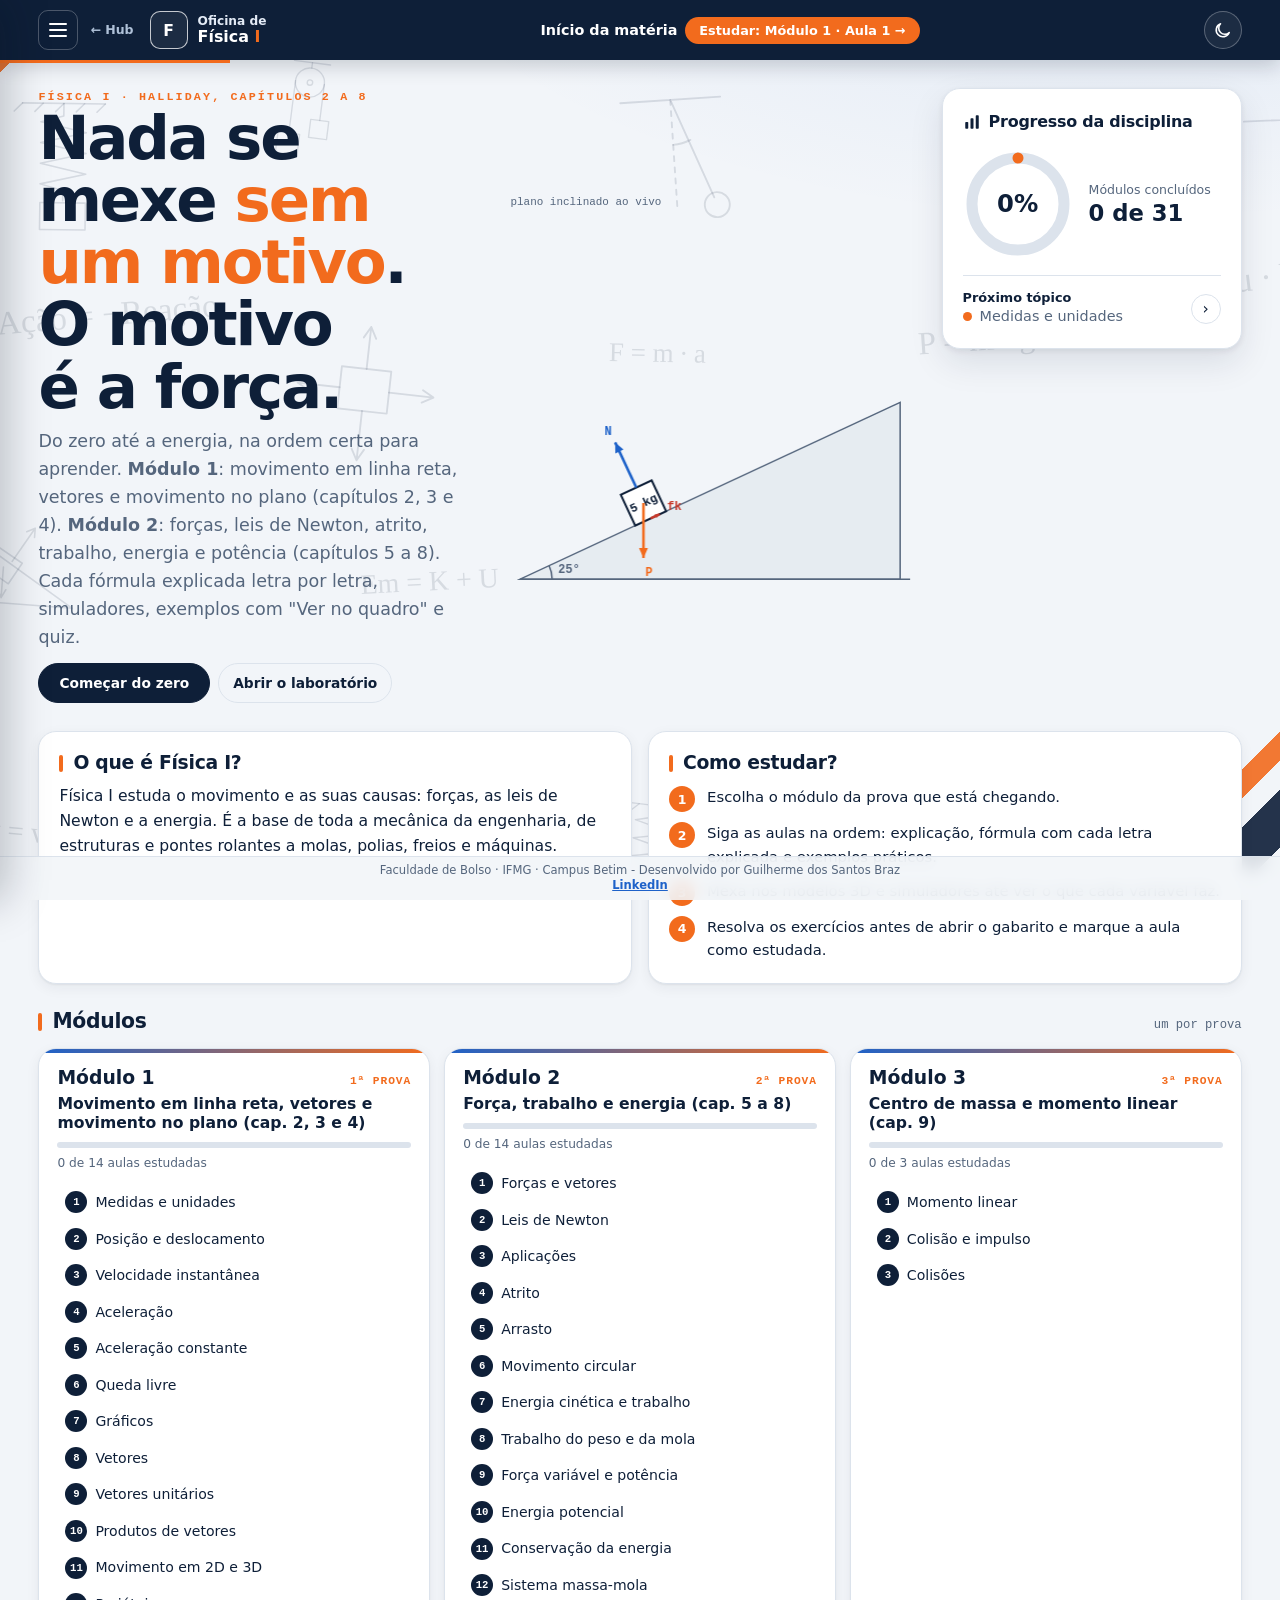
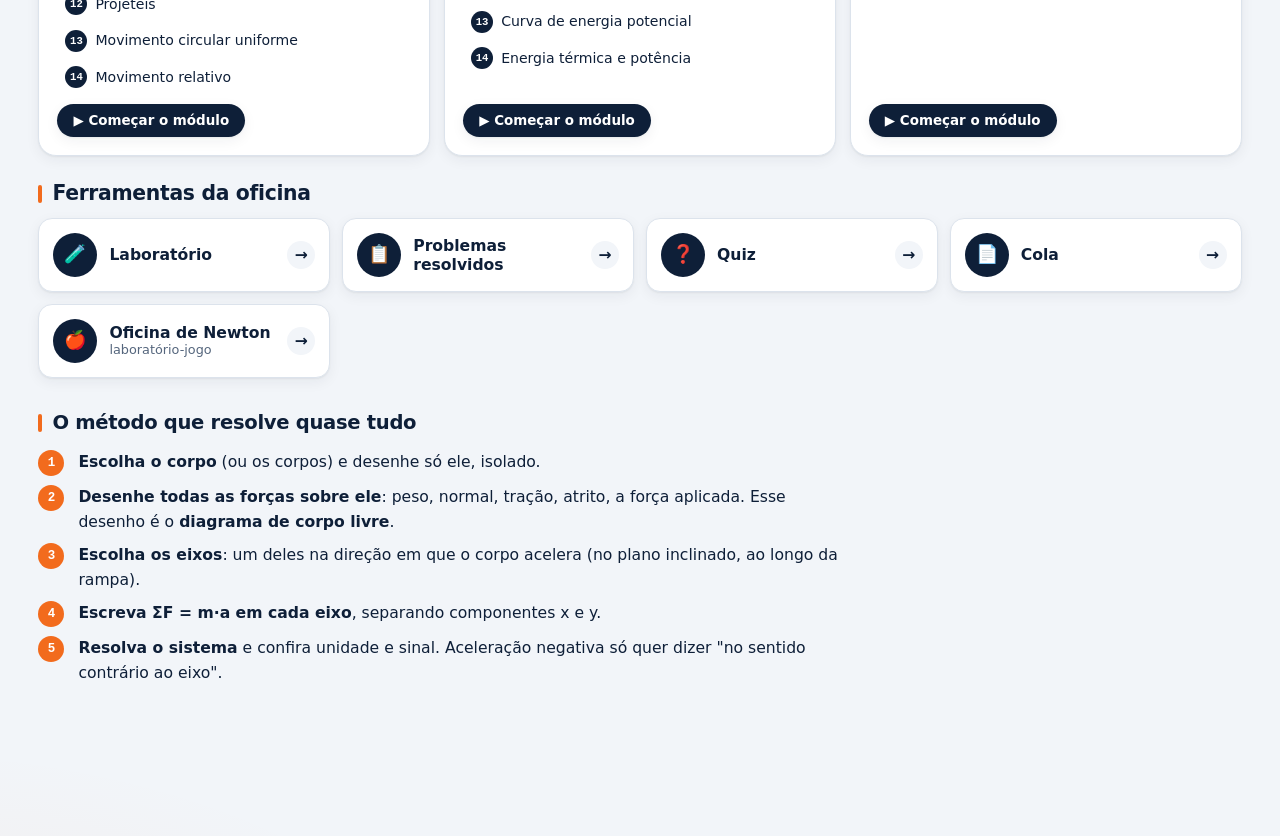
<file: materias/fis1/oficina-de-fisica.html>
<!doctype html>
<html lang="pt-BR">
<head>
<meta charset="utf-8">
<meta http-equiv="Content-Security-Policy" content="default-src 'self'; script-src 'self' 'unsafe-inline' https://cdn.jsdelivr.net; style-src 'self' 'unsafe-inline' https://fonts.googleapis.com; font-src 'self' data: https://fonts.gstatic.com; img-src 'self' data: blob: https:; media-src 'self' data: blob: https:; connect-src 'self' https://*.supabase.co wss://*.supabase.co; frame-src https://open.spotify.com https://www.youtube.com; worker-src 'self' blob:; manifest-src 'self'; base-uri 'self'; form-action 'self'; object-src 'none'">
<meta name="viewport" content="width=device-width, initial-scale=1, viewport-fit=cover">
<title>Oficina de Física</title>
<link rel="preconnect" href="https://fonts.googleapis.com">
<link rel="preconnect" href="https://fonts.gstatic.com" crossorigin>
<link rel="stylesheet" href="https://fonts.googleapis.com/css2?family=Plus+Jakarta+Sans:wght@500;600;700;800&amp;family=Inter:wght@400;500;600;700&amp;family=Caveat:wght@500;700&amp;family=JetBrains+Mono:wght@400;600&amp;family=STIX+Two+Text:ital,wght@0,500;1,500&amp;display=swap">
<link rel="icon" type="image/png" href="../../icons/logo-favicon-64.png">
<style>
/* Layout: prancheta técnica — folha milimetrada, carimbos de desenho técnico nas fórmulas, uma coluna de leitura com laboratório 3D */
:root{
  --paper:#EEF2F5; --sheet:#FFFFFF; --ink:#13233A; --ink2:#4B5C71; --line:#CFD9E2; --grid:rgba(19,35,58,.055);
  --c1:#D9531A; --c2:#0C8587; --c3:#6447BE; --ok:#2A7F3E; --bad:#BF3328; --hl:rgba(217,83,26,.10); --hl2:rgba(12,133,135,.10);
  --f-disp:"Bricolage Grotesque", "Trebuchet MS", system-ui, sans-serif, "Cambria Math", "STIX Two Text";
  --f-body:"Atkinson Hyperlegible", "Segoe UI", system-ui, sans-serif, "Cambria Math", "STIX Two Text", "Segoe UI Symbol";
  --f-mono:"JetBrains Mono", ui-monospace, Consolas, monospace, "Cambria Math", "STIX Two Text";
  --f-math:"STIX Two Text", "Cambria Math", "Times New Roman", serif;
}
@media (prefers-color-scheme: dark){:root:not([data-theme="light"]){
  --paper:#0B1624; --sheet:#112034; --ink:#E4EDF6; --ink2:#9BAFC4; --line:#24384F; --grid:rgba(140,185,230,.07);
  --c1:#FF7B3F; --c2:#3CC6C8; --c3:#A88CFF; --ok:#5DC46F; --bad:#FF6E61; --hl:rgba(255,123,63,.13); --hl2:rgba(60,198,200,.12); color-scheme:dark}}
:root[data-theme="dark"]{
  --paper:#0B1624; --sheet:#112034; --ink:#E4EDF6; --ink2:#9BAFC4; --line:#24384F; --grid:rgba(140,185,230,.07);
  --c1:#FF7B3F; --c2:#3CC6C8; --c3:#A88CFF; --ok:#5DC46F; --bad:#FF6E61; --hl:rgba(255,123,63,.13); --hl2:rgba(60,198,200,.12); color-scheme:dark}

*{box-sizing:border-box}
[hidden]{display:none!important}
body{margin:0}
body{background:var(--paper);color:var(--ink);font:16px/1.6 var(--f-body);
  background-image:linear-gradient(var(--grid) 1px,transparent 1px),linear-gradient(90deg,var(--grid) 1px,transparent 1px);
  background-size:24px 24px;}
body::before{content:"";position:fixed;inset:0 0 auto;height:env(safe-area-inset-top,0px);z-index:10;background:var(--sheet)}
h1,h2,h3{font-family:var(--f-disp);line-height:1.15;text-wrap:balance;margin:0}
h2{font-size:clamp(1.7rem,5vw,2.4rem);font-weight:800;letter-spacing:-.01em}
h3{font-size:1.25rem;font-weight:700;margin-top:2.2rem}
p{margin:.6rem 0}
a{color:var(--c2)}
i.m,.m{font-family:var(--f-math);font-style:italic}
:focus-visible{outline:2.5px solid var(--c1);outline-offset:2px}

/* header */
header{position:sticky;top:env(safe-area-inset-top,0px);z-index:20;background:var(--sheet);border-bottom:1px solid var(--line)}
.hwrap{max-width:960px;margin:0 auto;padding-left:max(16px,env(safe-area-inset-left,0px));padding-right:max(16px,env(safe-area-inset-right,0px));padding-block:10px 0}
.brand{display:flex;align-items:center;gap:10px;justify-content:space-between}
.brand a{font-family:var(--f-disp);font-weight:800;font-size:1.15rem;color:var(--ink);text-decoration:none;display:flex;align-items:center;gap:8px}
.logo{width:26px;height:26px}
.prog{font-family:var(--f-mono);font-size:.75rem;color:var(--ink2);display:flex;align-items:center;gap:8px}
.bar{width:90px;height:6px;border-radius:3px;background:var(--line);overflow:hidden}
.bar i{display:block;height:100%;background:var(--c2);width:0;transition:width .4s}
nav{display:flex;gap:4px;overflow-x:auto;padding-block:8px;scrollbar-width:none}
nav::-webkit-scrollbar{display:none}
nav a{flex:none;font-size:.86rem;font-weight:700;text-decoration:none;color:var(--ink2);padding:6px 11px;border-radius:999px;border:1px solid transparent;white-space:nowrap}
nav a:hover{color:var(--ink);border-color:var(--line)}
nav a.on{background:var(--ink);color:var(--sheet)}
nav a .dn{display:inline-block;width:7px;height:7px;border-radius:50%;background:var(--ok);margin-left:5px;vertical-align:middle}

main{max-width:960px;margin:0 auto;padding-left:max(16px,env(safe-area-inset-left,0px));padding-right:max(16px,env(safe-area-inset-right,0px));padding-block:28px 80px}
.view{display:block}
.read{max-width:700px}
.eyebrow{font-family:var(--f-mono);font-size:.75rem;letter-spacing:.12em;text-transform:uppercase;color:var(--c1);font-weight:600}
.lede{font-size:1.12rem;color:var(--ink2);max-width:62ch}

/* hero */
.hero{display:grid;grid-template-columns:1.1fr 1fr;gap:28px;align-items:center;margin-bottom:36px}
.hero h1{font-size:clamp(2.2rem,7vw,3.9rem);font-weight:800;letter-spacing:-.025em}
.hero h1 em{font-style:normal;color:var(--c1)}
.hero .cv{aspect-ratio:1/1;max-width:100%}
@media (max-width:720px){.hero{grid-template-columns:1fr}}

/* trilha */
.trail{display:grid;grid-template-columns:repeat(auto-fill,minmax(240px,1fr));gap:12px;margin-top:18px}
.stop{display:grid;grid-template-columns:auto 1fr;gap:4px 12px;align-items:start;padding:14px 16px;background:var(--sheet);border:1px solid var(--line);border-radius:10px;text-decoration:none;color:var(--ink);transition:transform .15s,border-color .15s}
.stop:hover{transform:translateY(-2px);border-color:var(--c2)}
.stop .n{grid-row:span 2;font-family:var(--f-mono);font-weight:600;font-size:.8rem;width:30px;height:30px;border-radius:50%;display:grid;place-items:center;border:1.5px solid var(--ink2);color:var(--ink2)}
.stop.done .n{background:var(--ok);border-color:var(--ok);color:var(--sheet)}
.stop b{font-family:var(--f-disp);font-size:1.05rem}
.stop span{font-size:.88rem;color:var(--ink2);line-height:1.4}

/* blocos */
.fx{position:relative;background:var(--sheet);border:1.5px solid var(--ink);border-radius:4px;margin:20px 0;padding:30px 18px 16px;overflow-x:auto}
.fx .tag{position:absolute;top:0;left:0;font-family:var(--f-mono);font-size:.68rem;letter-spacing:.08em;text-transform:uppercase;background:var(--ink);color:var(--sheet);padding:3px 9px;border-bottom-right-radius:4px}
.fx .eq{font-family:var(--f-math);font-size:1.45rem;text-align:center;padding:6px 0 10px;white-space:nowrap}
.fx .eq i{font-style:italic}
.legend{display:grid;grid-template-columns:auto 1fr;gap:4px 14px;font-size:.93rem;border-top:1px dashed var(--line);padding-top:10px;margin:0}
.legend dt{font-family:var(--f-math);font-style:italic;font-size:1.05rem;color:var(--c1);white-space:nowrap}
.legend dd{margin:0;color:var(--ink2)}
svg.fig{display:block;width:100%;max-width:560px;height:auto;margin:16px auto;color:var(--ink)}
.fx .eq.sl5{font-size:1.25rem;padding:3px 0}
.fr{display:inline-flex;flex-direction:column;vertical-align:middle;text-align:center;margin:0 .15em}
.fr>span:first-child{border-bottom:1.5px solid currentColor;padding:0 .25em .05em}
.fr>span:last-child{padding:.05em .25em 0}
.rt{white-space:nowrap;display:inline-flex;align-items:stretch;vertical-align:middle}.rt::before{content:"√";font-size:1.6em;line-height:1;align-self:center;margin-right:-.05em}.rt>span{border-top:1.5px solid currentColor;padding:.2em .15em 0;display:inline-flex;align-items:center}
.duo{display:grid;grid-template-columns:repeat(auto-fit,minmax(min(100%,320px),1fr));gap:4px 28px}
.v{position:relative}
.ofi{background:var(--hl2);border-radius:8px;padding:12px 16px;margin:18px 0}
.ofi .k,.cuid .k{font-family:var(--f-mono);font-size:.7rem;letter-spacing:.12em;text-transform:uppercase;font-weight:600;color:var(--c2);display:block;margin-bottom:2px}
.cuid{border:1px solid var(--line);background:var(--sheet);border-radius:8px;padding:12px 16px 12px;margin:18px 0;position:relative;overflow:hidden}
.cuid::before{content:"";position:absolute;inset:0 0 auto;height:6px;background:repeating-linear-gradient(-45deg,#E8B511 0 8px,#1b1b1b 8px 16px)}
.cuid .k{color:var(--c1);margin-top:4px}
ol.recipe{counter-reset:s;list-style:none;padding:0;margin:14px 0;display:grid;gap:8px}
ol.recipe>li{counter-increment:s;display:grid;grid-template-columns:30px 1fr;gap:10px;align-items:start}
ol.recipe>li::before{content:counter(s);font-family:var(--f-mono);font-weight:600;font-size:.8rem;width:26px;height:26px;border-radius:50%;background:var(--c1);color:var(--sheet);display:grid;place-items:center;margin-top:1px}
code,.mono{font-family:var(--f-mono);font-size:.9em}
.tbl{overflow-x:auto;margin:14px 0}
table{border-collapse:collapse;width:100%;font-size:.93rem;background:var(--sheet)}
th,td{border:1px solid var(--line);padding:7px 10px;text-align:left;vertical-align:top}
th{font-family:var(--f-mono);font-size:.72rem;letter-spacing:.06em;text-transform:uppercase;color:var(--ink2)}

/* exemplo passo a passo */
.ex{background:var(--sheet);border:1px solid var(--line);border-radius:10px;padding:16px;margin:18px 0}
.ex .q{font-weight:700}
.ex ol{margin:10px 0 0;padding-left:1.3em;display:grid;gap:8px}
.ex ol li{padding-left:4px}
.ex ol li.hid{display:none}
.ex .ans{display:none;margin-top:10px;padding:8px 12px;background:var(--hl);border-radius:6px;font-weight:700}
.ex.all .ans{display:block}
.btns{display:flex;flex-wrap:wrap;gap:8px;margin-top:12px}
button,.btn{font:700 .88rem var(--f-body);border-radius:8px;padding:8px 14px;cursor:pointer;border:1.5px solid var(--ink);background:var(--ink);color:var(--sheet)}
button.ghost{background:transparent;color:var(--ink)}
button:disabled{opacity:.4;cursor:default}
button:hover:not(:disabled){filter:brightness(1.1)}

/* calculadoras */
.calc{background:var(--sheet);border:1.5px solid var(--c2);border-radius:10px;padding:16px;margin:24px 0}
.calc h4{margin:0 0 4px;font-family:var(--f-disp);font-size:1.1rem;color:var(--c2)}
.calc .hint{font-size:.85rem;color:var(--ink2);margin:0 0 10px}
.fields{display:grid;grid-template-columns:repeat(auto-fill,minmax(170px,1fr));gap:10px}
.fields label{display:grid;gap:3px;font-size:.8rem;font-weight:700;color:var(--ink2)}
input[type=text],select{font:500 1rem var(--f-mono);padding:8px 10px;border-radius:6px;border:1.5px solid var(--line);background:var(--paper);color:var(--ink);width:100%;min-width:0}
input[type=text]:focus{border-color:var(--c2);outline:none}
.out{margin-top:12px;border-top:1px dashed var(--line);padding-top:10px;font-size:.95rem}
.out ol{margin:0;padding-left:1.3em;display:grid;gap:5px}
.out .res{margin-top:8px;font-weight:700;padding:8px 12px;border-radius:6px;background:var(--hl2)}
.out .err{color:var(--bad);font-weight:700}
.seg{display:flex;flex-wrap:wrap;gap:6px;margin-bottom:10px}
.seg button{background:transparent;color:var(--ink2);border-color:var(--line);font-size:.82rem;padding:6px 11px}
.seg button.on{background:var(--c2);border-color:var(--c2);color:var(--sheet)}
.done-btn{margin-top:36px;display:flex;align-items:center;gap:12px;flex-wrap:wrap;padding-top:18px;border-top:1px solid var(--line)}
.done-btn button.isdone{background:var(--ok);border-color:var(--ok)}

/* 3D */
.cv{position:relative;width:100%;border:1px solid var(--line);border-radius:10px;background:var(--sheet);overflow:hidden;touch-action:none}
.cv canvas{display:block;width:100%;height:100%;cursor:grab}
.cv .ctl{position:absolute;right:8px;bottom:8px;display:flex;gap:6px}
.cv .ctl button{padding:4px 10px;font-size:.85rem;background:var(--sheet);color:var(--ink);border-color:var(--line)}
.cv .lbl{position:absolute;left:10px;top:8px;font-family:var(--f-mono);font-size:.7rem;color:var(--ink2)}
.labgrid{display:grid;grid-template-columns:1.4fr 1fr;gap:18px;align-items:start}
.labgrid .cv{aspect-ratio:4/3.4}
@media (max-width:760px){.labgrid{grid-template-columns:1fr}}
.presets{display:flex;flex-wrap:wrap;gap:6px}
.presets button{font-size:.8rem;padding:6px 10px;background:transparent;color:var(--ink);border-color:var(--line)}
.objlist{list-style:none;padding:0;margin:10px 0;display:grid;gap:6px;font-size:.88rem}
.objlist li{display:flex;align-items:center;gap:8px;background:var(--paper);border-radius:6px;padding:6px 8px}
.objlist li .sw{width:12px;height:12px;border-radius:3px;flex:none}
.objlist li span{flex:1;min-width:0;font-family:var(--f-mono);font-size:.8rem;overflow-wrap:anywhere}
.objlist li button{padding:2px 8px;font-size:.75rem;background:transparent;color:var(--bad);border-color:var(--line)}
.inline-cv{aspect-ratio:16/10;margin:16px 0}

/* fluxograma */
.flow{display:grid;gap:10px;margin:16px 0}
.node{background:var(--sheet);border:1.5px solid var(--ink);border-radius:8px;padding:10px 14px}
.node b{font-family:var(--f-disp)}
.branch{display:grid;grid-template-columns:1fr 1fr;gap:10px}
.leaf{border-radius:8px;padding:10px 12px;font-size:.92rem;border:1.5px solid var(--line);background:var(--sheet)}
.leaf b{display:block;font-family:var(--f-disp);font-size:1rem}
.leaf.a b{color:var(--c1)}.leaf.b b{color:var(--c2)}.leaf.c b{color:var(--c3)}
.arrow{text-align:center;font-family:var(--f-mono);color:var(--ink2);font-size:.8rem}
@media (max-width:520px){.branch{grid-template-columns:1fr}}

/* lista */
.qitem{background:var(--sheet);border:1px solid var(--line);border-radius:10px;margin:12px 0;overflow:hidden}
.qitem summary{cursor:pointer;padding:14px 16px;display:grid;grid-template-columns:auto 1fr;gap:12px;align-items:start;list-style:none}
.qitem summary::-webkit-details-marker{display:none}
.qitem summary .qn{font-family:var(--f-mono);font-weight:600;font-size:.8rem;background:var(--ink);color:var(--sheet);border-radius:5px;padding:2px 8px;margin-top:2px}
.qitem[open] summary{border-bottom:1px dashed var(--line)}
.qitem .body{padding:6px 16px 16px}
.qitem .tagt{font-family:var(--f-mono);font-size:.72rem;color:var(--c2);margin-top:4px;display:block}
.part{margin-top:14px}
.part h5{margin:0;font-family:var(--f-disp);font-size:1rem}

/* quiz */
.qz{background:var(--sheet);border:1px solid var(--line);border-radius:10px;padding:16px;margin:14px 0}
.qz .opts{display:grid;gap:8px;margin-top:10px}
.qz .opts button{text-align:left;background:var(--paper);color:var(--ink);border:1.5px solid var(--line);font-weight:400}
.qz .opts button.right{border-color:var(--ok);background:color-mix(in srgb,var(--ok) 14%,var(--sheet))}
.qz .opts button.wrong{border-color:var(--bad);background:color-mix(in srgb,var(--bad) 12%,var(--sheet))}
.qz .why{margin-top:10px;font-size:.93rem;color:var(--ink2)}
.score{position:sticky;top:calc(env(safe-area-inset-top,0px) + 96px);z-index:5;display:flex;justify-content:space-between;align-items:center;gap:10px;background:var(--ink);color:var(--sheet);border-radius:10px;padding:10px 16px;font-family:var(--f-mono);font-size:.9rem}
.score button{background:var(--sheet);color:var(--ink);border-color:var(--sheet);padding:4px 10px;font-size:.8rem}

/* cola */
.cola{display:grid;grid-template-columns:repeat(auto-fill,minmax(280px,1fr));gap:12px}
.cola .fx{margin:0}
.cola .fx .eq{font-size:1.2rem}
.cola p{font-size:.85rem;color:var(--ink2);margin:6px 0 0}

/* demo escalar */
.dot2d{display:grid;grid-template-columns:200px 1fr;gap:16px;align-items:center;background:var(--sheet);border:1px solid var(--line);border-radius:10px;padding:14px;margin:18px 0}
.dot2d canvas{width:200px;height:200px;max-width:100%}
.dot2d input[type=range]{width:100%;accent-color:var(--c1)}
.verdict{font-family:var(--f-disp);font-size:1.2rem;font-weight:700}
@media (max-width:520px){.dot2d{grid-template-columns:1fr;justify-items:center}}
footer{max-width:960px;margin:0 auto;padding-left:max(16px,env(safe-area-inset-left,0px));padding-right:max(16px,env(safe-area-inset-right,0px));padding-block:0 30px;color:var(--ink2);font-size:.8rem;font-family:var(--f-mono)}
@media (prefers-reduced-motion:reduce){*{transition:none!important;animation:none!important}}

/* física */
.aula{background:var(--sheet);border:1.5px solid var(--c1);border-radius:10px;padding:14px 16px;margin:22px 0;position:relative}
.aula .k{font-family:var(--f-mono);font-size:.7rem;letter-spacing:.12em;text-transform:uppercase;font-weight:600;color:var(--sheet);background:var(--c1);padding:3px 8px;border-radius:4px;display:inline-block;margin-bottom:4px}
.queda{display:grid;grid-template-columns:70px 1fr;gap:16px;align-items:stretch;margin:10px 0}
.qcol{display:grid;grid-template-rows:1fr auto;justify-items:center;gap:4px}
.qtrack{position:relative;width:8px;min-height:190px;height:100%;background:var(--line);border-radius:4px}
.qball{position:absolute;left:50%;width:22px;height:22px;border-radius:50%;background:var(--c3);transform:translate(-50%,50%);bottom:100%}
.qlbl{font:600 .66rem var(--f-mono);color:var(--ink2);text-transform:uppercase}
.qinfo input[type=range]{width:100%;accent-color:var(--c1)}
.qbars{display:grid;gap:6px;margin-top:8px}
.qbars div{display:grid;grid-template-columns:34px 1fr 54px;gap:8px;align-items:center;font-family:var(--f-mono);font-size:.82rem}
.qbars i{display:block;height:14px;background:var(--line);border-radius:3px;overflow:hidden}
.qbars em{display:block;height:100%}
.qbars b{text-align:right}
.formas{display:flex;flex-wrap:wrap;gap:6px;margin:10px 0}
.formas span{--mc:var(--c1);border:1.5px solid var(--mc);border-radius:999px;padding:4px 12px;font-size:.85rem;background:color-mix(in srgb,var(--mc) 8%,var(--sheet))}
.formas b{font-family:var(--f-math);font-style:italic;color:var(--mc);margin-right:2px}
@media (max-width:480px){.queda{grid-template-columns:50px 1fr}}
.simctl{display:grid;grid-template-columns:repeat(auto-fill,minmax(200px,1fr));gap:8px 16px;margin:12px 0 4px;background:var(--sheet);border:1px solid var(--line);border-radius:10px;padding:12px 14px}
.simctl label{display:grid;gap:2px;font-size:.8rem;font-weight:700;color:var(--ink2)}
.simctl label b{color:var(--ink);font-family:var(--f-mono)}
.simctl input[type=range]{width:100%;accent-color:var(--c1)}
.simout{background:var(--sheet);border:1px solid var(--line);border-radius:10px;padding:10px 14px 12px;margin-bottom:10px}
.sim canvas{cursor:default}
.labgrid2{display:grid;grid-template-columns:repeat(auto-fit,minmax(min(100%,440px),1fr));gap:4px 24px}


/* escala fluida: acompanha a resolução de cada tela e usa a largura toda */
html{font-size:clamp(15px,calc(9.5px + .48vw),19px)}
body{font-size:1rem}
:root{--gut:clamp(16px,3vw,64px)}
.hwrap,main,footer{max-width:1760px!important;padding-left:max(var(--gut),env(safe-area-inset-left,0px))!important;padding-right:max(var(--gut),env(safe-area-inset-right,0px))!important}
.view.read{max-width:none}
.view.read>p,.view.read>ul,.view.read>ol,.view.read>h2,.view.read>h3,p.read,ol.read{max-width:82ch}
.lede{max-width:72ch}
.cv.sim{max-height:82vh}
.hero .cv{max-height:72vh;justify-self:center}
@media (min-width:1200px){nav{flex-wrap:wrap;overflow:visible}}
.rampa-fig{margin:6px 0 18px;background:var(--sheet);border:1px solid var(--line);border-radius:10px;padding:12px 14px}
.rampa-fig svg{display:block;width:100%;max-width:640px;height:auto;margin:0 auto}
.rampa-fig figcaption{font-size:.92rem;color:var(--ink2);margin-top:8px;max-width:82ch}
ol.rec2>li{grid-template-columns:30px minmax(0,1fr)}
.rec2 .rf{display:block;font-family:var(--f-math);font-size:1.08rem;background:var(--sheet);border:1px solid var(--line);border-left:3px solid var(--c1);border-radius:4px;padding:6px 10px;margin:6px 0;overflow-x:auto;white-space:nowrap}
ol.mini{margin:8px 0 0;padding-left:20px;display:grid;gap:3px}
.m1-def{display:grid;grid-template-columns:repeat(auto-fit,minmax(210px,1fr));gap:10px;margin:14px 0}.m1-def>div{display:grid;gap:4px;background:var(--sheet);border:1px solid var(--line);border-radius:12px;padding:12px 14px}.m1-def span{color:var(--ink2);font-size:.93rem}
.vt{font-family:var(--f-math);font-style:italic}
.m3-graf{display:grid;grid-template-columns:repeat(auto-fit,minmax(240px,1fr));gap:12px;margin:14px 0;color:var(--ink)}.m3-graf svg{width:100%;height:auto;background:var(--sheet);border:1px solid var(--line);border-radius:12px}
</style>
<link rel="stylesheet" href="../../css/fdb-v2.css">
<script src="../../js/tema.js?v=1"></script>
<script src="../../dados/aulas.js"></script>
<script src="../../js/fdb-ui.js" defer></script>
</head>
<body>
<header>
  <div class="hwrap">
    <div class="brand">
      <div style="display:flex;align-items:center;gap:10px;min-width:0"><a href="../../index.html#m-fis1" style="font-size:.8rem;font-weight:700;color:var(--ink2);text-decoration:none;margin-right:6px" aria-label="Voltar para a Faculdade de Bolso">← Hub</a><a href="#inicio"><svg class="logo" viewBox="0 0 26 26" aria-hidden="true"><rect x="1" y="1" width="24" height="24" rx="5" fill="none" stroke="currentColor" stroke-width="2"/><rect x="7" y="9" width="9" height="9" fill="none" stroke="currentColor" stroke-width="2"/><path d="M16 13.5h6" stroke="var(--c1)" stroke-width="2.4" stroke-linecap="round"/><path d="M19.5 11l2.5 2.5-2.5 2.5" fill="none" stroke="var(--c1)" stroke-width="2.2" stroke-linecap="round" stroke-linejoin="round"/></svg>Oficina de Física</a></div>
      <div class="prog"><span id="progtxt">0/28</span><div class="bar"><i id="progbar"></i></div></div>
    </div>
    <nav id="nav">
      <a href="#inicio">Início</a>
      <a href="#unidades" data-m="unidades">1.1 · Unidades</a>
      <a href="#posicao" data-m="posicao">1.2 · Posição</a>
      <a href="#velinst" data-m="velinst">1.3 · Velocidade</a>
      <a href="#acel" data-m="acel">1.4 · Aceleração</a>
      <a href="#muv" data-m="muv">1.5 · a constante</a>
      <a href="#queda" data-m="queda">1.6 · Queda livre</a>
      <a href="#graficos" data-m="graficos">1.7 · Gráficos</a>
      <a href="#vetores" data-m="vetores">1.8 · Vetores</a>
      <a href="#unitarios" data-m="unitarios">1.9 · î ĵ k̂</a>
      <a href="#produtos" data-m="produtos">1.10 · Produtos</a>
      <a href="#mov2d" data-m="mov2d">1.11 · Movimento 2D</a>
      <a href="#projetil" data-m="projetil">1.12 · Projéteis</a>
      <a href="#mcu" data-m="mcu">1.13 · Circular uniforme</a>
      <a href="#relativo" data-m="relativo">1.14 · Relativo</a>
      <a href="#forcas" data-m="forcas">2.1 · Forças</a>
      <a href="#newton" data-m="newton">2.2 · Leis de Newton</a>
      <a href="#aplic" data-m="aplic">2.3 · Aplicações</a>
      <a href="#atrito" data-m="atrito">2.4 · Atrito</a>
      <a href="#arrasto" data-m="arrasto">2.5 · Arrasto</a>
      <a href="#circular" data-m="circular">2.6 · Circular</a>
      <a href="#trabalho" data-m="trabalho">2.7 · Trabalho</a>
      <a href="#wpeso" data-m="wpeso">2.8 · Peso e mola</a>
      <a href="#wvar" data-m="wvar">2.9 · Potência</a>
      <a href="#potencial" data-m="potencial">2.10 · Energia potencial</a>
      <a href="#conserva" data-m="conserva">2.11 · Conservação</a>
      <a href="#mola" data-m="mola">2.12 · Massa-mola</a>
      <a href="#curva" data-m="curva">2.13 · Curva de U</a>
      <a href="#termica" data-m="termica">2.14 · Energia térmica</a>
      <a href="#momento" data-m="momento">3.1 · Momento linear</a>
      <a href="#impulso" data-m="impulso">3.2 · Impulso</a>
      <a href="#colisoes" data-m="colisoes">3.3 · Colisões</a>
      <a href="#lab">Laboratório</a>
      <a href="#problemas">Problemas resolvidos</a>
      <a href="#quiz">Quiz</a>
      <a href="#cola">Cola</a>
    </nav>
  </div>
</header>

<main>

<!-- ============ INÍCIO ============ -->
<section class="view" id="v-inicio">
  <div class="hero">
    <div>
      <div class="eyebrow">Física I · Halliday, capítulos 2 a 8</div>
      <h1>Nada se mexe <em>sem um motivo</em>. O motivo é a força.</h1>
      <p class="lede">Do zero até a energia, na ordem certa para aprender. <b>Módulo 1</b>: movimento em linha reta, vetores e movimento no plano (capítulos 2, 3 e 4). <b>Módulo 2</b>: forças, leis de Newton, atrito, trabalho, energia e potência (capítulos 5 a 8). Cada fórmula explicada letra por letra, simuladores, exemplos com "Ver no quadro" e quiz.</p>
      <div class="btns"><a class="btn" href="#unidades" style="text-decoration:none">Começar do zero</a><button class="ghost" onclick="location.hash='lab'">Abrir o laboratório</button></div>
    </div>
    <div class="cv sim" id="heroSim" style="aspect-ratio:1/1"><canvas></canvas><div class="lbl">plano inclinado ao vivo</div></div>
  </div>

  <h3 style="margin-top:0">A trilha</h3>
  <p class="read">Módulo 1 (aulas 1.1 a 1.14): capítulos 2, 3 e 4. Módulo 2 (aulas 2.1 a 2.14): capítulos 5 e 6, depois o 7 (trabalho) e o 8 (energia). Marque cada aula como estudada no final da página.</p>
  <div class="trail" id="trail"></div>

  <h3>O método que resolve quase tudo</h3>
  <ol class="recipe read">
    <li><span><b>Escolha o corpo</b> (ou os corpos) e desenhe só ele, isolado.</span></li>
    <li><span><b>Desenhe todas as forças sobre ele</b>: peso, normal, tração, atrito, a força aplicada. Esse desenho é o <b>diagrama de corpo livre</b>.</span></li>
    <li><span><b>Escolha os eixos</b>: um deles na direção em que o corpo acelera (no plano inclinado, ao longo da rampa).</span></li>
    <li><span><b>Escreva ΣF = m·a em cada eixo</b>, separando componentes x e y.</span></li>
    <li><span><b>Resolva o sistema</b> e confira unidade e sinal. Aceleração negativa só quer dizer "no sentido contrário ao eixo".</span></li>
  </ol>
</section>

<!-- ============ M1 · UNIDADES ============ -->
<section class="view read" id="v-unidades" hidden>
  <div class="eyebrow">Módulo 1 · Antes de tudo</div>
  <h2>Medidas e unidades: a língua da física</h2>
  <p class="lede">Em física, um número sozinho não diz nada. "5" pode ser 5 metros, 5 segundos ou 5 quilos. Toda resposta é <b>número + unidade</b>: "5 m/s" já conta uma história.</p>

  <h3>O Sistema Internacional (SI)</h3>
  <p>Para todo mundo falar a mesma língua, existe um conjunto oficial de unidades, o <b>SI</b>. Três delas são a base de toda a mecânica; o resto é montado a partir delas.</p>
  <div class="tbl"><table><tr><th>Grandeza</th><th>Unidade</th><th>Símbolo</th><th>Para ter ideia</th></tr>
    <tr><td>comprimento</td><td>metro</td><td>m</td><td>um passo largo</td></tr>
    <tr><td>tempo</td><td>segundo</td><td>s</td><td>"um mil e um"</td></tr>
    <tr><td>massa</td><td>quilograma</td><td>kg</td><td>1 litro de água</td></tr>
    <tr><td>velocidade</td><td>metro por segundo</td><td>m/s</td><td>andar rápido ≈ 1,5 m/s</td></tr>
    <tr><td>aceleração</td><td>metro por segundo ao quadrado</td><td>m/s²</td><td>a gravidade: 9,8 m/s²</td></tr>
    <tr><td>força</td><td>newton</td><td>N = kg·m/s²</td><td>uma maçã pesa ≈ 1 N</td></tr>
    <tr><td>energia e trabalho</td><td>joule</td><td>J = N·m</td><td>erguer uma maçã 1 m</td></tr>
    <tr><td>potência</td><td>watt</td><td>W = J/s</td><td>lâmpada LED ≈ 10 W</td></tr></table></div>

  <h3>Prefixos: o "atalho" dos números grandes e pequenos</h3>
  <div class="tbl"><table><tr><th>Prefixo</th><th>Símbolo</th><th>Vale</th><th>Exemplo</th></tr>
    <tr><td>mega</td><td>M</td><td>10⁶ = 1 000 000</td><td>1 MJ = 1 000 000 J</td></tr>
    <tr><td>quilo</td><td>k</td><td>10³ = 1 000</td><td>1 km = 1 000 m</td></tr>
    <tr><td>centi</td><td>c</td><td>10⁻² = 0,01</td><td>1 cm = 0,01 m</td></tr>
    <tr><td>mili</td><td>m</td><td>10⁻³ = 0,001</td><td>1 mm = 0,001 m</td></tr>
    <tr><td>micro</td><td>μ</td><td>10⁻⁶</td><td>1 μm = 0,000 001 m</td></tr></table></div>

  <h3>Converter unidades: multiplicar por "1"</h3>
  <p>O truque é escrever a equivalência como uma fração que vale 1 (em cima e embaixo a mesma coisa) e multiplicar. A unidade que você não quer se cancela, como num número.</p>
  <div class="fx"><span class="tag">Fórmula 0.1 · fator de conversão</span>
    <div class="eq">72 <span class="m">km/h</span> × <span class="fr"><span>1000 m</span><span>1 km</span></span> × <span class="fr"><span>1 h</span><span>3600 s</span></span> = 20 m/s</div>
    <dl class="legend"><dt>1000 m / 1 km</dt><dd>vale 1, porque 1000 m e 1 km são a mesma distância. O "km" de cima corta com o "km" de baixo</dd><dt>1 h / 3600 s</dt><dd>vale 1 também (1 hora = 60 × 60 = 3600 segundos)</dd><dt>atalho</dt><dd><b>km/h ÷ 3,6 = m/s</b> &nbsp;e&nbsp; <b>m/s × 3,6 = km/h</b></dd></dl></div>
  <div class="cuid"><span class="k">Pegadinha</span>Em área e volume o fator vai <b>ao quadrado</b> ou <b>ao cubo</b>. 1 m = 100 cm, mas 1 m² = 100 × 100 = 10 000 cm² e 1 m³ = 1 000 000 cm³.</div>

  <h3>Notação científica e quantos algarismos usar</h3>
  <p>Números muito grandes ou muito pequenos ficam mais fáceis assim: 0,00052 m = <b>5,2 × 10⁻⁴ m</b> (a vírgula andou 4 casas para a direita, então o expoente é −4). Na resposta, use mais ou menos <b>a mesma quantidade de algarismos dos dados</b>: se o problema dá "2,5 m" e "3,0 s", responda com 2 ou 3 algarismos, não com 8.</p>
  <div class="ofi"><span class="k">Na oficina</span>No desenho técnico tudo vem em milímetros. Antes de usar numa fórmula de física, passe para metro: 1 250 mm = 1,25 m. Esquecer isso é o erro número 1 em prova.</div>

  <div class="ex" data-ex data-q="fis-u1"><div class="q">Exemplo: um carro anda a 108 km/h. Quanto é isso em m/s?</div>
    <ol><li>Equivalências: 1 km = 1000 m e 1 h = 3600 s.</li><li>Multiplique pelas frações que valem 1: 108 × 1000 m ÷ 3600 s.</li><li>108 000 ÷ 3600 = 30 m/s. Pelo atalho: 108 ÷ 3,6 = 30 m/s.</li></ol>
    <div class="ans">108 km/h = 30 m/s</div></div>
  <div class="ex" data-ex data-q="fis-u2"><div class="q">Exemplo: uma chapa tem 2,5 m² de área. Quanto é isso em cm²?</div>
    <ol><li>1 m = 100 cm.</li><li>Área é comprimento × comprimento, então 1 m² = 100 cm × 100 cm = 10 000 cm².</li><li>2,5 × 10 000 = 25 000 cm² = 2,5 × 10⁴ cm².</li></ol>
    <div class="ans">2,5 m² = 25 000 cm² (2,5 × 10⁴ cm²)</div></div>
  <div class="done-btn" data-done="unidades"></div>
</section>

<!-- ============ M1 · POSIÇÃO ============ -->
<section class="view read" id="v-posicao" hidden>
  <div class="eyebrow">Módulo 1 · Capítulo 2-1</div>
  <h2>Posição, deslocamento e velocidade média</h2>
  <p class="lede">O capítulo 2 estuda o movimento mais simples que existe: em <b>linha reta</b>. Para descrever onde o objeto está, a física usa uma régua imaginária, o <b>eixo x</b>.</p>

  <h3>Posição x</h3>
  <p>Escolha um ponto para ser o zero (a <b>origem</b>) e um lado para ser o positivo. A posição <b>x</b> é a leitura dessa régua. Posição negativa não tem nada de errado: só quer dizer "do outro lado da origem".</p>
  <svg class="fig" viewBox="0 0 520 110" role="img" aria-label="Eixo x com a origem no zero, um carrinho em x = 5 m e outro em x = −3 m">
    <line x1="20" y1="70" x2="500" y2="70" stroke="currentColor" stroke-width="2"/><path d="M500 70l-10-5v10z" fill="currentColor"/>
    <g font-family="JetBrains Mono, monospace" font-size="12" fill="currentColor" text-anchor="middle">
      <line x1="80" y1="64" x2="80" y2="76" stroke="currentColor"/><text x="80" y="92">−6</text>
      <line x1="140" y1="64" x2="140" y2="76" stroke="currentColor"/><text x="140" y="92">−3</text>
      <line x1="200" y1="64" x2="200" y2="76" stroke="currentColor" stroke-width="2.5"/><text x="200" y="92" font-weight="700">0</text>
      <line x1="260" y1="64" x2="260" y2="76" stroke="currentColor"/><text x="260" y="92">3</text>
      <line x1="320" y1="64" x2="320" y2="76" stroke="currentColor"/><text x="320" y="92">6</text>
      <line x1="380" y1="64" x2="380" y2="76" stroke="currentColor"/><text x="380" y="92">9</text>
      <text x="490" y="92">x (m)</text><text x="200" y="108" font-size="11">origem</text></g>
    <rect x="286" y="44" width="28" height="16" rx="3" fill="var(--c1)"/><text x="300" y="36" text-anchor="middle" font-size="12" font-family="JetBrains Mono, monospace" fill="var(--c1)">x = 5 m</text>
    <rect x="126" y="44" width="28" height="16" rx="3" fill="var(--c2)"/><text x="140" y="36" text-anchor="middle" font-size="12" font-family="JetBrains Mono, monospace" fill="var(--c2)">x = −3 m</text>
  </svg>
  <p>Mais uma simplificação: o objeto é tratado como um <b>ponto</b> (uma "partícula"). O tamanho do carro não importa, só onde ele está.</p>

  <h3>Deslocamento Δx</h3>
  <div class="fx"><span class="tag">Fórmula 2.1 · deslocamento</span>
    <div class="eq">Δ<i>x</i> = <i>x</i><sub>2</sub> − <i>x</i><sub>1</sub></div>
    <dl class="legend"><dt>Δ</dt><dd>letra grega "delta": quer dizer <b>variação</b>, sempre <b>final − inicial</b></dd><dt>x₁, x₂</dt><dd>posição no começo e no fim</dd><dt>sinal</dt><dd>Δx positivo: terminou mais para o lado +. Negativo: mais para o lado −</dd></dl></div>
  <div class="cuid"><span class="k">Deslocamento não é distância percorrida</span>Ande 5 m para a frente e volte 5 m: você <b>percorreu</b> 10 m, mas o <b>deslocamento</b> é zero, porque terminou onde começou. O deslocamento só olha o começo e o fim.</div>

  <h3>Velocidade média</h3>
  <div class="fx"><span class="tag">Fórmula 2.2 · velocidade média</span>
    <div class="eq"><i>v</i><sub>méd</sub> = <span class="fr"><span>Δ<i>x</i></span><span>Δ<i>t</i></span></span> = <span class="fr"><span><i>x</i><sub>2</sub> − <i>x</i><sub>1</sub></span><span><i>t</i><sub>2</sub> − <i>t</i><sub>1</sub></span></span></div>
    <dl class="legend"><dt>v<sub>méd</sub></dt><dd>"quantos metros de deslocamento por segundo", em m/s. Tem sinal: o sinal diz o sentido</dd><dt>Δt</dt><dd>quanto tempo passou</dd><dt>no gráfico</dt><dd>num gráfico x × t, é a <b>inclinação</b> da reta que liga os dois pontos</dd></dl></div>

  <h3>Rapidez média</h3>
  <div class="fx"><span class="tag">Fórmula 2.3 · rapidez (velocidade escalar) média</span>
    <div class="eq"><i>s</i><sub>méd</sub> = <span class="fr"><span>distância total percorrida</span><span>Δ<i>t</i></span></span></div>
    <dl class="legend"><dt>s<sub>méd</sub></dt><dd>usa a distância de verdade (com idas e voltas), então é <b>sempre positiva</b></dd><dt>diferença</dt><dd>quando o objeto não volta, as duas dão o mesmo número; quando volta, a rapidez fica maior</dd></dl></div>

  <div class="aula"><span class="k">Da aula · 23/11 · a discussão</span>
    <p><b>O que é.</b> Momento linear (ou quantidade de movimento) é massa × velocidade: <b>p = m·v</b>. É um vetor, aponta para onde o corpo está indo. Ele mede "quanto movimento" o corpo carrega e, por isso, quanto custa pará-lo ou desviá-lo.</p>
    <p><b>Como funciona.</b> Para mudar o momento de um corpo é preciso força agindo durante um tempo. Sem força externa, o momento total de um sistema <b>não muda</b>: ele só passa de um corpo para outro.</p>
    <p><b>Para que serve e onde se aplica.</b> Em tudo que envolve batida, empurrão curto ou separação: colisões de veículos, martelo e prensa, recuo da arma, foguete e turbina (jogam gás para trás e ganham momento para frente), ponte rolante parando a carga, engate de vagões, esportes.</p>
    <p><b>Newton e a 2ª lei.</b> Nos <i>Principia</i> (1687), Newton escreveu a 2ª lei com a "quantidade de movimento": <b>a mudança do movimento é proporcional à força aplicada</b>, na direção da força. Ela não foi tirada de um único experimento: foi um princípio que organizou o que já se sabia. Galileu tinha mostrado com planos inclinados que um corpo sem força continua andando (inércia). Wren, Wallis e Huygens tinham estudado colisões, e o próprio Newton descreve testes com pêndulos batendo um no outro, em que a quantidade de movimento total antes e depois do choque batia. A forma F = m·a, como escrevemos hoje, foi popularizada depois, por Euler, no século XVIII.</p>
    <p><b>A mesa de sinuca.</b> As bolas formam um sistema. O taco "perturba" o sistema de fora: dá um impulso na bola branca, que ganha momento. Daí em diante, nas batidas entre as bolas, as forças são internas: uma empurra a outra e leva o empurrão de volta (3ª lei). O momento vai passando de bola para bola, mas o total do sistema continua o mesmo, se o atrito da mesa for desprezado.</p>
    <p><b>Aceleração do centro de massa.</b> O centro de massa é o "ponto médio" do sistema, pesado pelas massas. Ele só acelera com força externa: <b>M·a⃗<sub>cm</sub> = F⃗<sub>R externa</sub></b>. Na sinuca, depois da tacada, as bolas se espalham para todo lado, mas o centro de massa delas segue em linha reta, com velocidade constante. Num fogo de artifício que explode no ar, os pedaços voam em todas as direções e o centro de massa deles continua na mesma parábola, porque a explosão é força interna e só o peso age de fora.</p>
  </div>
  <div class="aula"><span class="k">Da aula · 23/11 · o boneco equilibrista</span>
    <p>O professor mostrou aquele boneco que se equilibra na ponta de um suporte, segurando um arame curvo com um peso em cada ponta. Os pesos ficam pendurados <b>bem abaixo</b> do pé do boneco. Por isso o <b>centro de massa</b> do conjunto fica <b>abaixo do ponto de apoio</b>.</p>
    <p>Empurre o boneco e ele balança, mas volta sozinho. Ao inclinar, o centro de massa sobe um pouco, e o peso puxa ele de volta para o ponto mais baixo possível, bem embaixo do apoio. É um <b>equilíbrio estável</b>.</p>
    <p style="font-size:.9rem;color:var(--ink2)">Na prática: é o mesmo motivo de uma carga pendurada no gancho da ponte rolante ficar estável, e de o equilibrista de circo usar uma vara comprida e curvada. Se o centro de massa estivesse acima do apoio, como um lápis em pé na ponta, qualquer empurrãozinho derrubaria.</p>
  </div>
  <div class="ex" data-ex data-q="fis-p1"><div class="q">Exemplo: um operador empurra um carrinho 12 m para a frente em 8,0 s e depois volta 4,0 m em 4,0 s. Qual o deslocamento, a velocidade média e a rapidez média?</div>
    <ol><li>Eixo: origem onde ele começou, frente = positivo. x₁ = 0; ida até x = 12 m; volta até x₂ = 12 − 4 = 8 m.</li><li>Deslocamento: Δx = 8 − 0 = 8,0 m.</li><li>Tempo total: Δt = 8,0 + 4,0 = 12 s.</li><li>Velocidade média: 8,0 ÷ 12 = 0,67 m/s.</li><li>Distância percorrida: 12 + 4 = 16 m → rapidez média: 16 ÷ 12 = 1,3 m/s.</li></ol>
    <div class="ans">Δx = 8,0 m · v<sub>méd</sub> ≈ 0,67 m/s · s<sub>méd</sub> ≈ 1,3 m/s</div></div>
  <div class="ex" data-ex data-q="fis-p2"><div class="q">Exemplo: um carro está em x₁ = −3,0 m no instante t₁ = 1,0 s e em x₂ = 15 m no instante t₂ = 4,0 s. Qual o deslocamento e a velocidade média?</div>
    <ol><li>Δx = x₂ − x₁ = 15 − (−3,0) = 18 m (menos com menos vira mais).</li><li>Δt = 4,0 − 1,0 = 3,0 s.</li><li>v<sub>méd</sub> = 18 ÷ 3,0 = 6,0 m/s, positiva: andou no sentido +x.</li></ol>
    <div class="ans">Δx = 18 m · v<sub>méd</sub> = 6,0 m/s</div></div>
  <div class="done-btn" data-done="posicao"></div>
</section>

<!-- ============ M1 · VELOCIDADE INSTANTÂNEA ============ -->
<section class="view read" id="v-velinst" hidden>
  <div class="eyebrow">Módulo 1 · Capítulo 2-2</div>
  <h2>Velocidade instantânea: a velocidade "agora"</h2>
  <p class="lede">A velocidade média resume a viagem inteira. O velocímetro mostra outra coisa: a velocidade <b>naquele instante</b>. É essa que a física chama simplesmente de <b>velocidade</b>.</p>

  <h3>A ideia: diminuir o intervalo até virar um instante</h3>
  <p>Calcule a velocidade média num intervalo de 1 s, depois de 0,1 s, depois de 0,001 s… Quanto menor o intervalo, mais o valor se aproxima da velocidade naquele exato momento. No gráfico x × t, a reta entre dois pontos vira a <b>reta tangente</b> (a que só "encosta" na curva).</p>
  <div class="fx"><span class="tag">Fórmula 2.4 · velocidade instantânea</span>
    <div class="eq"><i>v</i> = lim<sub>Δ<i>t</i>→0</sub> <span class="fr"><span>Δ<i>x</i></span><span>Δ<i>t</i></span></span> = <span class="fr"><span>d<i>x</i></span><span>d<i>t</i></span></span></div>
    <dl class="legend"><dt>lim</dt><dd>"limite": o valor de que Δx/Δt se aproxima quando Δt fica quase zero</dd><dt>dx/dt</dt><dd>a <b>derivada</b> de x em relação ao tempo: a taxa com que a posição muda</dd><dt>no gráfico</dt><dd>inclinação da reta tangente ao gráfico x × t naquele instante</dd></dl></div>

  <h3>Como derivar: o mínimo que você precisa</h3>
  <p>Em Física I quase toda posição vem como um polinômio em t. Para derivar, use a <b>regra do tombo</b>: o expoente desce multiplicando e diminui 1.</p>
  <div class="fx"><span class="tag">Fórmula 2.5 · regra do tombo</span>
    <div class="eq"><span class="fr"><span>d</span><span>d<i>t</i></span></span>(<i>c</i> · <i>t</i><sup><i>n</i></sup>) = <i>c</i> · <i>n</i> · <i>t</i><sup><i>n</i>−1</sup> &nbsp;&nbsp;&nbsp; <span class="fr"><span>d</span><span>d<i>t</i></span></span>(constante) = 0</div>
    <dl class="legend"><dt>c</dt><dd>número que multiplica (fica)</dd><dt>n</dt><dd>expoente: desce e depois vira n − 1</dd><dt>constante</dt><dd>um número sozinho não muda com o tempo, então a derivada é 0</dd></dl></div>
  <div class="tbl"><table><tr><th>x(t)</th><th>v(t) = dx/dt</th><th>por quê</th></tr>
    <tr><td>5</td><td>0</td><td>constante: parado</td></tr>
    <tr><td>3t</td><td>3</td><td>t¹ → 1 · t⁰ = 1</td></tr>
    <tr><td>4t²</td><td>8t</td><td>o 2 desce: 4 · 2 · t¹</td></tr>
    <tr><td>2t³</td><td>6t²</td><td>o 3 desce: 2 · 3 · t²</td></tr>
    <tr><td>3t² − 12t + 2</td><td>6t − 12</td><td>deriva termo a termo</td></tr></table></div>

  <h3>Lendo o gráfico x × t</h3>
  <svg class="fig" viewBox="0 0 520 220" role="img" aria-label="Gráfico x por t em forma de vale: descendo a velocidade é negativa, no fundo é zero e subindo é positiva">
    <line x1="40" y1="190" x2="500" y2="190" stroke="currentColor" stroke-width="1.6"/><line x1="40" y1="190" x2="40" y2="14" stroke="currentColor" stroke-width="1.6"/>
    <text x="492" y="208" font-size="12" font-family="JetBrains Mono, monospace" fill="currentColor">t</text><text x="12" y="22" font-size="12" font-family="JetBrains Mono, monospace" fill="currentColor">x</text>
    <path d="M60 40 Q 250 300 460 40" fill="none" stroke="var(--c3)" stroke-width="3"/>
    <line x1="80" y1="40" x2="170" y2="150" stroke="var(--bad)" stroke-width="2" stroke-dasharray="6 4"/>
    <line x1="200" y1="170" x2="320" y2="170" stroke="var(--ok)" stroke-width="2" stroke-dasharray="6 4"/>
    <line x1="350" y1="150" x2="440" y2="40" stroke="var(--c2)" stroke-width="2" stroke-dasharray="6 4"/>
    <g font-size="12.5" font-family="JetBrains Mono, monospace"><text x="96" y="112" fill="var(--bad)">v &lt; 0</text><text x="226" y="160" fill="var(--ok)">v = 0 (vira)</text><text x="400" y="112" fill="var(--c2)">v &gt; 0</text></g>
  </svg>
  <ul><li>Curva <b>subindo</b> → x aumenta → <b>v positiva</b>.</li><li>Curva <b>descendo</b> → <b>v negativa</b>.</li><li>No <b>topo ou no fundo</b> (tangente deitada) → <b>v = 0</b>: o objeto para por um instante e muda de sentido.</li><li>Quanto <b>mais inclinada</b>, maior a velocidade. A <b>rapidez</b> é o valor sem sinal: |v|.</li></ul>

  <div class="ex" data-ex data-q="fis-v1"><div class="q">Exemplo: a posição de um elevador de carga é x(t) = 3t² − 12t + 2 (x em metros, t em segundos). Qual a velocidade em t = 1 s e em t = 3 s? Em que instante ele para?</div>
    <ol><li>Derive termo a termo: 3t² → 6t; −12t → −12; 2 → 0. Então v(t) = 6t − 12.</li><li>t = 1 s: v = 6 · 1 − 12 = −6 m/s (andando no sentido negativo).</li><li>t = 3 s: v = 6 · 3 − 12 = +6 m/s (andando no sentido positivo).</li><li>Parar é v = 0: 6t − 12 = 0 → t = 2 s. É o fundo do "vale" do gráfico, onde ele inverte o sentido.</li></ol>
    <div class="ans">v(1) = −6 m/s · v(3) = +6 m/s · para em t = 2 s</div></div>
  <div class="ex" data-ex data-q="fis-v2"><div class="q">Exemplo: um objeto tem posição x(t) = 2t³ (m, s). Compare a velocidade média entre t = 1 s e t = 2 s com a velocidade instantânea em t = 2 s.</div>
    <ol><li>Posições: x(1) = 2 · 1³ = 2 m; x(2) = 2 · 2³ = 16 m.</li><li>Média: (16 − 2) ÷ (2 − 1) = 14 m/s.</li><li>Instantânea: v(t) = 6t² → v(2) = 6 · 4 = 24 m/s.</li><li>São diferentes porque o objeto está acelerando: no fim do intervalo ele já anda bem mais rápido que a média.</li></ol>
    <div class="ans">v<sub>méd</sub> = 14 m/s · v(2) = 24 m/s</div></div>
  <div class="done-btn" data-done="velinst"></div>
</section>

<!-- ============ M1 · ACELERAÇÃO ============ -->
<section class="view read" id="v-acel" hidden>
  <div class="eyebrow">Módulo 1 · Capítulo 2-3</div>
  <h2>Aceleração: o quanto a velocidade muda</h2>
  <p class="lede">Velocidade diz quão rápido a <b>posição</b> muda. Aceleração diz quão rápido a <b>velocidade</b> muda. É a mesma ideia, um degrau acima.</p>

  <div class="fx"><span class="tag">Fórmula 2.6 · aceleração média e instantânea</span>
    <div class="eq"><i>a</i><sub>méd</sub> = <span class="fr"><span>Δ<i>v</i></span><span>Δ<i>t</i></span></span> &nbsp;&nbsp;&nbsp; <i>a</i> = <span class="fr"><span>d<i>v</i></span><span>d<i>t</i></span></span> = <span class="fr"><span>d²<i>x</i></span><span>d<i>t</i>²</span></span></div>
    <dl class="legend"><dt>unidade</dt><dd>m/s² = "m/s a cada segundo". a = 3 m/s² quer dizer que a velocidade muda 3 m/s a cada segundo</dd><dt>dv/dt</dt><dd>derive a velocidade (mesma regra do tombo)</dd><dt>d²x/dt²</dt><dd>derive a posição <b>duas vezes</b></dd><dt>no gráfico</dt><dd>inclinação do gráfico v × t</dd></dl></div>

  <h3>Acelerando ou freando? O sinal engana</h3>
  <p>Aceleração negativa <b>não</b> quer dizer "freando". O sinal só diz para que lado a aceleração aponta. O que decide se o objeto ganha ou perde rapidez é <b>comparar o sinal de a com o de v</b>.</p>
  <div class="tbl"><table><tr><th>v</th><th>a</th><th>o que acontece</th></tr>
    <tr><td>+</td><td>+</td><td>fica <b>mais rápido</b> (para a frente)</td></tr>
    <tr><td>+</td><td>−</td><td><b>freando</b></td></tr>
    <tr><td>−</td><td>−</td><td>fica <b>mais rápido</b> (para trás)</td></tr>
    <tr><td>−</td><td>+</td><td><b>freando</b></td></tr></table></div>
  <div class="cuid"><span class="k">Regra de bolso</span><b>Mesmo sinal</b>: ganha rapidez. <b>Sinais opostos</b>: perde rapidez. Um carro de ré (v negativa) que freia tem aceleração <b>positiva</b>.</div>
  <div class="ofi"><span class="k">Unidade "g"</span>Aceleração às vezes é dada em "g": 1 g = 9,8 m/s², a aceleração da gravidade. Um carro esportivo que acelera a 4,9 m/s² está a 0,5 g.</div>

  <div class="ex" data-ex data-q="fis-a1"><div class="q">Exemplo: para o elevador com x(t) = 3t² − 12t + 2, qual a aceleração? Em t = 1 s ele está acelerando ou freando? E em t = 3 s?</div>
    <ol><li>Da aula anterior, v(t) = 6t − 12. Derive de novo: a = 6 m/s² (constante, não depende de t).</li><li>t = 1 s: v = −6 m/s e a = +6 m/s². Sinais opostos → está <b>freando</b>.</li><li>t = 3 s: v = +6 m/s e a = +6 m/s². Mesmo sinal → está <b>acelerando</b>.</li><li>Faz sentido: ele vinha para trás, parou em t = 2 s e voltou ganhando velocidade para a frente.</li></ol>
    <div class="ans">a = 6 m/s² · em t = 1 s freando · em t = 3 s acelerando</div></div>
  <div class="ex" data-ex data-q="fis-a2"><div class="q">Exemplo: um carro vai de 0 a 100 km/h em 10 s. Qual a aceleração média, em m/s² e em g?</div>
    <ol><li>Passe para m/s: 100 ÷ 3,6 = 27,8 m/s.</li><li>a<sub>méd</sub> = Δv ÷ Δt = (27,8 − 0) ÷ 10 = 2,78 m/s².</li><li>Em g: 2,78 ÷ 9,8 = 0,28 g.</li></ol>
    <div class="ans">a<sub>méd</sub> ≈ 2,8 m/s² ≈ 0,28 g</div></div>
  <div class="done-btn" data-done="acel"></div>
</section>

<!-- ============ M1 · ACELERAÇÃO CONSTANTE ============ -->
<section class="view read" id="v-muv" hidden>
  <div class="eyebrow">Módulo 1 · Capítulo 2-4</div>
  <h2>Aceleração constante: as 5 equações</h2>
  <p class="lede">Quando a aceleração não muda (um carro freando com o pedal firme, uma peça caindo), dá para prever tudo do movimento com 5 equações. Elas são o coração do capítulo 2.</p>

  <h3>Os 5 personagens</h3>
  <p>Todo problema de aceleração constante gira em torno de 5 grandezas: <b>x − x₀</b> (deslocamento), <b>v₀</b> (velocidade no começo), <b>v</b> (velocidade no fim), <b>a</b> (aceleração) e <b>t</b> (tempo). Cada equação usa 4 delas e <b>deixa uma de fora</b>.</p>
  <div class="fx"><span class="tag">Fórmula 2.7 · as 5 equações (a constante)</span>
    <div class="eq sl5">① <i>v</i> = <i>v</i><sub>0</sub> + <i>a t</i></div>
    <div class="eq sl5">② <i>x</i> − <i>x</i><sub>0</sub> = <i>v</i><sub>0</sub><i>t</i> + ½ <i>a t</i>²</div>
    <div class="eq sl5">③ <i>v</i>² = <i>v</i><sub>0</sub>² + 2<i>a</i>(<i>x</i> − <i>x</i><sub>0</sub>)</div>
    <div class="eq sl5">④ <i>x</i> − <i>x</i><sub>0</sub> = ½ (<i>v</i><sub>0</sub> + <i>v</i>) <i>t</i></div>
    <div class="eq sl5">⑤ <i>x</i> − <i>x</i><sub>0</sub> = <i>v t</i> − ½ <i>a t</i>²</div>
    <dl class="legend"><dt>x − x₀</dt><dd>deslocamento (posição final − inicial)</dd><dt>v₀ e v</dt><dd>velocidade no começo e no fim do trecho</dd><dt>a</dt><dd>aceleração, a mesma o tempo todo</dd><dt>t</dt><dd>tempo do trecho (começando em 0)</dd></dl></div>
  <div class="tbl"><table><tr><th>Equação</th><th>não tem…</th><th>use quando…</th></tr>
    <tr><td>① v = v₀ + at</td><td>x − x₀</td><td>a distância não aparece no problema</td></tr>
    <tr><td>② x − x₀ = v₀t + ½at²</td><td>v</td><td>a velocidade final não aparece</td></tr>
    <tr><td>③ v² = v₀² + 2a(x − x₀)</td><td>t</td><td>o tempo não aparece (muito usada!)</td></tr>
    <tr><td>④ x − x₀ = ½(v₀ + v)t</td><td>a</td><td>a aceleração não aparece</td></tr>
    <tr><td>⑤ x − x₀ = vt − ½at²</td><td>v₀</td><td>a velocidade inicial não aparece</td></tr></table></div>

  <h3>Receita</h3>
  <ol class="recipe"><li><span><b>Desenhe o eixo</b> e escolha o sentido positivo (normalmente o do movimento).</span></li><li><span><b>Liste os 5</b>: x − x₀, v₀, v, a, t. Marque os 3 que o problema dá e o que ele pede.</span></li><li><span>Sobrou <b>um que não aparece</b>? Use a equação que <b>não tem</b> ele.</span></li><li><span><b>Resolva</b> e confira o sinal pelo eixo.</span></li></ol>
  <div class="cuid"><span class="k">Frases que viram número</span>"Parte do repouso" → <b>v₀ = 0</b>. "Até parar" → <b>v = 0</b>. "Freia" → a tem <b>sinal oposto</b> ao de v. "Velocidade constante" → <b>a = 0</b>.</div>

  <h3>Simulador: mexa em v₀ e a</h3>
  <div class="cv sim" id="muvSim" style="aspect-ratio:16/9;max-height:560px"><canvas></canvas></div>
  <div class="simctl" id="muvCtl"></div>
  <div class="btns" style="margin-top:4px"><button type="button" id="muvGo">Andar</button><button type="button" class="ghost" id="muvReset">Reiniciar</button></div>
  <p class="hint" style="font-size:.9rem;color:var(--ink2)">Em cima, o carrinho na pista; embaixo, os gráficos x × t (parábola) e v × t (reta). Coloque v₀ positivo e a negativo para ver ele frear, parar e voltar.</p>

  <div class="ex" data-ex data-q="fis-m1"><div class="q">Exemplo: um carro a 20 m/s freia com desaceleração constante de 5,0 m/s² até parar. Quanto tempo leva e qual a distância de frenagem?</div>
    <ol><li>Eixo + no sentido do movimento. Dados: v₀ = 20 m/s, v = 0 (parou), a = −5,0 m/s² (freia: sinal oposto ao de v).</li><li>Tempo (a distância não entra): eq. ① 0 = 20 + (−5,0)t → t = 20 ÷ 5,0 = 4,0 s.</li><li>Distância (o tempo não entra): eq. ③ 0² = 20² + 2(−5,0)(x − x₀) → 0 = 400 − 10(x − x₀) → x − x₀ = 40 m.</li><li>Conferindo com a eq. ④: ½(20 + 0) · 4,0 = 40 m ✓.</li></ol>
    <div class="ans">t = 4,0 s · distância de frenagem = 40 m</div></div>
  <div class="ex" data-ex data-q="fis-m2"><div class="q">Exemplo: uma empilhadeira parte do repouso e acelera a 1,5 m/s² durante 6,0 s. Que velocidade ela atinge e quanto anda nesse tempo?</div>
    <ol><li>Dados: v₀ = 0 (repouso), a = 1,5 m/s², t = 6,0 s.</li><li>Velocidade: eq. ① v = 0 + 1,5 · 6,0 = 9,0 m/s.</li><li>Distância: eq. ② x − x₀ = 0 · 6,0 + ½ · 1,5 · 6,0² = 0,75 · 36 = 27 m.</li></ol>
    <div class="ans">v = 9,0 m/s · andou 27 m</div></div>
  <div class="done-btn" data-done="muv"></div>
</section>

<!-- ============ M1 · QUEDA LIVRE ============ -->
<section class="view read" id="v-queda" hidden>
  <div class="eyebrow">Módulo 1 · Capítulo 2-5</div>
  <h2>Queda livre: aceleração constante para baixo</h2>
  <p class="lede">Sem a resistência do ar, <b>tudo cai com a mesma aceleração</b>, seja uma marreta ou uma porca: g = 9,8 m/s². Então queda livre é só um caso das 5 equações.</p>

  <div class="fx"><span class="tag">Fórmula 2.8 · queda livre</span>
    <div class="eq"><i>a</i> = −<i>g</i> = −9,8 m/s² &nbsp;&nbsp;(eixo <i>y</i> para cima)</div>
    <dl class="legend"><dt>g</dt><dd>aceleração da gravidade perto da Terra, sempre positiva: 9,8 m/s²</dd><dt>−g</dt><dd>com o eixo y apontando para cima, a aceleração aponta para baixo, então leva sinal de menos</dd><dt>equações</dt><dd>as mesmas 5 da aula anterior, trocando x por y e a por −g</dd></dl></div>

  <h3>O que acontece numa bola jogada para cima</h3>
  <ul><li><b>Subindo</b>: a velocidade diminui 9,8 m/s a cada segundo.</li><li><b>No ponto mais alto</b>: v = 0 por um instante.</li><li><b>Descendo</b>: ganha 9,8 m/s a cada segundo.</li><li>Ela leva o <b>mesmo tempo para subir e para descer</b>, e passa pelo ponto de lançamento com a <b>mesma rapidez</b> com que saiu (só que para baixo).</li></ul>
  <div class="cuid"><span class="k">Pegadinha clássica</span>No ponto mais alto a <b>velocidade</b> é zero, mas a <b>aceleração não</b>: continua −9,8 m/s². Se fosse zero, a bola ficaria parada lá em cima para sempre.</div>

  <div class="ex" data-ex data-q="fis-q1"><div class="q">Exemplo: uma chave cai (parte do repouso) do alto de um andaime a 20 m do chão. Quanto tempo leva até o chão e com que velocidade chega?</div>
    <ol><li>Eixo y para cima, origem no andaime. Dados: v₀ = 0, a = −9,8 m/s², y − y₀ = −20 m (terminou 20 m abaixo).</li><li>Tempo (v não aparece): eq. ② −20 = 0 · t + ½(−9,8)t² → −20 = −4,9t² → t² = 4,08 → t = 2,0 s.</li><li>Velocidade (t não precisa): eq. ③ v² = 0 + 2(−9,8)(−20) = 392 → v = −19,8 m/s.</li><li>O sinal negativo é porque está descendo. Rapidez ≈ 20 m/s (≈ 71 km/h).</li></ol>
    <div class="ans">t ≈ 2,0 s · v ≈ 19,8 m/s para baixo</div></div>
  <div class="ex" data-ex data-q="fis-q2"><div class="q">Exemplo: uma bola é jogada para cima a 12 m/s. Até que altura ela sobe e quanto tempo fica no ar (até voltar à mão)?</div>
    <ol><li>Eixo y para cima. v₀ = 12 m/s, a = −9,8 m/s². No topo, v = 0.</li><li>Altura (t não aparece): eq. ③ 0 = 12² + 2(−9,8)h → 19,6h = 144 → h = 7,3 m.</li><li>Tempo de subida: eq. ① 0 = 12 − 9,8t → t = 1,22 s.</li><li>A descida leva o mesmo tempo: no ar, 2 × 1,22 = 2,4 s.</li></ol>
    <div class="ans">sobe 7,3 m · fica 2,4 s no ar</div></div>
  <div class="done-btn" data-done="queda"></div>
</section>

<!-- ============ M1 · GRÁFICOS ============ -->
<section class="view read" id="v-graficos" hidden>
  <div class="eyebrow">Módulo 1 · Capítulo 2-6</div>
  <h2>Gráficos: inclinação e área</h2>
  <p class="lede">Muitos problemas dão o movimento num gráfico em vez de uma fórmula. Duas leituras resolvem quase tudo: a <b>inclinação</b> e a <b>área</b> embaixo da curva.</p>

  <div class="tbl"><table><tr><th>Gráfico</th><th>a inclinação dá…</th><th>a área embaixo dá…</th></tr>
    <tr><td>x × t</td><td>a velocidade v</td><td>(não se usa)</td></tr>
    <tr><td>v × t</td><td>a aceleração a</td><td>o deslocamento Δx</td></tr>
    <tr><td>a × t</td><td>(não se usa)</td><td>a variação de velocidade Δv</td></tr></table></div>

  <div class="fx"><span class="tag">Fórmula 2.9 · área = integral</span>
    <div class="eq">Δ<i>x</i> = ∫ <i>v</i> d<i>t</i> &nbsp;&nbsp;&nbsp; Δ<i>v</i> = ∫ <i>a</i> d<i>t</i></div>
    <dl class="legend"><dt>∫</dt><dd>integral: é a soma de "fatias" v · dt. Na prática, <b>a área entre a curva e o eixo t</b></dd><dt>por quê</dt><dd>se a velocidade fosse constante, Δx = v · t, que é a área de um retângulo de altura v e base t. Com v variando, somam-se retângulos fininhos</dd><dt>sinal</dt><dd>área <b>abaixo</b> do eixo t conta como negativa (andou para trás)</dd></dl></div>

  <svg class="fig" viewBox="0 0 520 210" role="img" aria-label="Gráfico v por t em forma de trapézio: sobe de 0 a 2 m/s em 4 s, fica em 2 m/s até 14 s e cai a 0 em 16 s; a área embaixo é o deslocamento">
    <line x1="40" y1="170" x2="500" y2="170" stroke="currentColor" stroke-width="1.6"/><line x1="40" y1="170" x2="40" y2="20" stroke="currentColor" stroke-width="1.6"/>
    <path d="M40 170 L140 60 L390 60 L440 170 Z" fill="var(--c2)" fill-opacity=".18" stroke="none"/>
    <path d="M40 170 L140 60 L390 60 L440 170" fill="none" stroke="var(--c2)" stroke-width="3"/>
    <g font-family="JetBrains Mono, monospace" font-size="12" fill="currentColor"><text x="490" y="190">t (s)</text><text x="8" y="26">v</text><text x="10" y="64">2</text><text x="136" y="190">4</text><text x="380" y="190">14</text><text x="432" y="190">16</text>
    <text x="70" y="150">4 m</text><text x="240" y="120">20 m</text><text x="404" y="150">2 m</text></g>
    <line x1="140" y1="60" x2="140" y2="170" stroke="currentColor" stroke-dasharray="3 4" opacity=".5"/><line x1="390" y1="60" x2="390" y2="170" stroke="currentColor" stroke-dasharray="3 4" opacity=".5"/>
  </svg>

  <div class="ex" data-ex data-q="fis-g1"><div class="q">Exemplo: o gráfico v × t acima é de uma ponte rolante. Ela acelera de 0 a 2,0 m/s em 4,0 s, anda a 2,0 m/s até t = 14 s e freia até parar em t = 16 s. Quanto ela andou? Qual a aceleração em cada trecho?</div>
    <ol><li>Área = deslocamento. Divida em 3 figuras simples.</li><li>Triângulo da arrancada: ½ · 4,0 · 2,0 = 4,0 m.</li><li>Retângulo do meio: (14 − 4,0) · 2,0 = 20 m.</li><li>Triângulo da frenagem: ½ · 2,0 · 2,0 = 2,0 m. Total: 4,0 + 20 + 2,0 = 26 m.</li><li>Acelerações = inclinações: arrancada 2,0 ÷ 4,0 = 0,50 m/s²; meio 0 (reta deitada); frenagem (0 − 2,0) ÷ 2,0 = −1,0 m/s².</li></ol>
    <div class="ans">andou 26 m · a = 0,50 m/s², 0 e −1,0 m/s²</div></div>
  <div class="done-btn" data-done="graficos"></div>
</section>

<!-- ============ M1 · VETORES ============ -->
<section class="view read" id="v-vetores" hidden>
  <div class="eyebrow">Módulo 1 · Capítulo 3-1</div>
  <h2>Vetores: setas com tamanho e direção</h2>
  <p class="lede">No capítulo 2 o movimento era numa reta, e o sinal (+ ou −) bastava para dizer o sentido. No plano isso não basta: "andei 5 m" não diz para onde. Para isso servem os <b>vetores</b>.</p>

  <h3>Escalar × vetor</h3>
  <div class="tbl"><table><tr><th>Escalar (só um número)</th><th>Vetor (número + direção + sentido)</th></tr>
    <tr><td>massa, tempo, temperatura</td><td>deslocamento, velocidade, aceleração</td></tr>
    <tr><td>distância percorrida, rapidez</td><td>força</td></tr>
    <tr><td>energia, trabalho</td><td>(peso, normal, tração…)</td></tr></table></div>
  <p>Um vetor é desenhado como uma <b>seta</b>: o comprimento é o <b>módulo</b> (o tamanho), a reta em que ela está é a <b>direção</b> e a ponta mostra o <b>sentido</b>. Escreve-se com uma setinha em cima: <i>a</i>⃗. Sem a seta, <i>a</i> é só o módulo.</p>

  <h3>Somar vetores desenhando</h3>
  <p>Coloque a <b>cauda do segundo na ponta do primeiro</b>. A soma (a <b>resultante</b>) é a seta que vai da cauda do primeiro até a ponta do último. A ordem não importa. Para <b>subtrair</b>, some o vetor ao contrário: <i>a</i>⃗ − <i>b</i>⃗ = <i>a</i>⃗ + (−<i>b</i>⃗).</p>

  <h3>Componentes: trocar uma seta torta por duas retas</h3>
  <svg class="fig" viewBox="0 0 520 220" role="img" aria-label="Vetor a inclinado de um ângulo theta com o eixo x, com a componente ax no eixo x e ay no eixo y">
    <line x1="50" y1="190" x2="480" y2="190" stroke="currentColor" stroke-width="1.6"/><line x1="50" y1="190" x2="50" y2="14" stroke="currentColor" stroke-width="1.6"/>
    <g font-family="JetBrains Mono, monospace" font-size="13" fill="currentColor"><text x="470" y="208">x</text><text x="30" y="22">y</text></g>
    <line x1="50" y1="190" x2="330" y2="50" stroke="var(--c1)" stroke-width="3.4"/><path d="M330 50l-15 1 8 13z" fill="var(--c1)"/>
    <line x1="50" y1="190" x2="330" y2="190" stroke="var(--c2)" stroke-width="3"/><path d="M330 190l-12-6v12z" fill="var(--c2)"/>
    <line x1="330" y1="190" x2="330" y2="50" stroke="var(--c3)" stroke-width="3" stroke-dasharray="7 5"/>
    <path d="M110 190 A60 60 0 0 0 104 163" fill="none" stroke="currentColor" stroke-width="1.6"/>
    <g font-family="JetBrains Mono, monospace" font-size="14" font-weight="700"><text x="170" y="104" fill="var(--c1)">a</text><text x="176" y="210" fill="var(--c2)">aₓ = a cos θ</text><text x="340" y="126" fill="var(--c3)">a<tspan baseline-shift="sub" font-size="72%">y</tspan> = a sen θ</text><text x="118" y="182" fill="currentColor">θ</text></g>
  </svg>
  <div class="fx"><span class="tag">Fórmula 3.1 · componentes</span>
    <div class="eq"><i>a</i><sub>x</sub> = <i>a</i> cos <i>θ</i> &nbsp;&nbsp;&nbsp; <i>a</i><sub>y</sub> = <i>a</i> sen <i>θ</i></div>
    <dl class="legend"><dt>a</dt><dd>módulo do vetor (tamanho da seta)</dd><dt>θ</dt><dd>ângulo medido <b>a partir do eixo +x</b>, girando no sentido anti-horário</dd><dt>aₓ, a<sub>y</sub></dt><dd>a "sombra" da seta em cada eixo, <b>com sinal</b>: para a esquerda ou para baixo é negativa</dd></dl></div>
  <div class="fx"><span class="tag">Fórmula 3.2 · voltar das componentes para a seta</span>
    <div class="eq"><i>a</i> = <span class="rt"><span><i>a</i><sub>x</sub>² + <i>a</i><sub>y</sub>²</span></span> &nbsp;&nbsp;&nbsp; tg <i>θ</i> = <span class="fr"><span><i>a</i><sub>y</sub></span><span><i>a</i><sub>x</sub></span></span></div>
    <dl class="legend"><dt>a</dt><dd>Pitágoras: a seta é a hipotenusa, as componentes são os catetos</dd><dt>θ</dt><dd>use arctg na calculadora, mas <b>confira o quadrante</b> (veja abaixo)</dd></dl></div>
  <div class="cuid"><span class="k">Pegadinha do arctg</span>A calculadora só devolve ângulos entre −90° e +90°. Se <b>aₓ for negativo</b> (seta apontando para a esquerda), <b>some 180°</b> ao resultado. Sempre faça um rascunho da seta para ver em que quadrante ela está.</div>

  <div class="ex" data-ex data-q="fis-ve1"><div class="q">Exemplo: um cabo puxa uma peça com 500 N, a 30° acima da horizontal. Quais as componentes horizontal e vertical da força?</div>
    <ol><li>O ângulo é medido a partir da horizontal (+x), então vale a fórmula direto.</li><li>Fₓ = 500 · cos 30° = 500 · 0,866 = 433 N.</li><li>F<sub>y</sub> = 500 · sen 30° = 500 · 0,5 = 250 N.</li><li>Conferindo: √(433² + 250²) = √(187 489 + 62 500) = 500 N ✓.</li></ol>
    <div class="ans">Fₓ ≈ 433 N · F<sub>y</sub> = 250 N</div></div>
  <div class="ex" data-ex data-q="fis-ve2"><div class="q">Exemplo: um vetor tem componentes aₓ = −3,0 m e a<sub>y</sub> = 4,0 m. Qual o módulo e o ângulo com o eixo +x?</div>
    <ol><li>Módulo: a = √((−3,0)² + 4,0²) = √(9 + 16) = √25 = 5,0 m.</li><li>Calculadora: arctg(4,0 ÷ −3,0) = −53,1°.</li><li>Mas aₓ é negativo e a<sub>y</sub> positivo: a seta aponta para cima e para a esquerda (2º quadrante). −53,1° está no 4º quadrante, errado.</li><li>Some 180°: −53,1° + 180° = 126,9°.</li></ol>
    <div class="ans">a = 5,0 m · θ ≈ 127° a partir de +x</div></div>
  <div class="done-btn" data-done="vetores"></div>
</section>

<!-- ============ M1 · VETORES UNITÁRIOS ============ -->
<section class="view read" id="v-unitarios" hidden>
  <div class="eyebrow">Módulo 1 · Capítulo 3-2</div>
  <h2>Vetores unitários e soma por componentes</h2>
  <p class="lede">Desenhar setas é ótimo para entender, mas é ruim para calcular. O jeito certo de somar vetores é <b>componente com componente</b>, e para escrever isso existem os vetores unitários.</p>

  <h3>î, ĵ e k̂</h3>
  <p>São setas de tamanho <b>1</b> que só servem para apontar: <b>î</b> aponta para +x, <b>ĵ</b> para +y e <b>k̂</b> para +z. Assim qualquer vetor vira "tanto para x, tanto para y, tanto para z".</p>
  <div class="fx"><span class="tag">Fórmula 3.3 · vetor em componentes</span>
    <div class="eq"><i>a</i>⃗ = <i>a</i><sub>x</sub> î + <i>a</i><sub>y</sub> ĵ + <i>a</i><sub>z</sub> k̂</div>
    <dl class="legend"><dt>aₓ î</dt><dd>"andar aₓ na direção x"</dd><dt>exemplo</dt><dd>(3 m)î − (2 m)ĵ = 3 m para a direita e 2 m para baixo</dd></dl></div>

  <h3>Somar e subtrair</h3>
  <div class="fx"><span class="tag">Fórmula 3.4 · soma por componentes</span>
    <div class="eq"><i>r</i>⃗ = <i>a</i>⃗ + <i>b</i>⃗ &nbsp;⇒&nbsp; <i>r</i><sub>x</sub> = <i>a</i><sub>x</sub> + <i>b</i><sub>x</sub> &nbsp; <i>r</i><sub>y</sub> = <i>a</i><sub>y</sub> + <i>b</i><sub>y</sub> &nbsp; <i>r</i><sub>z</sub> = <i>a</i><sub>z</sub> + <i>b</i><sub>z</sub></div>
    <dl class="legend"><dt>regra</dt><dd>some î com î, ĵ com ĵ, k̂ com k̂. <b>Nunca</b> some um x com um y</dd><dt>subtrair</dt><dd>a mesma coisa com sinal de menos: dₓ = aₓ − bₓ…</dd><dt>receita</dt><dd>1) decomponha cada vetor · 2) some por eixo · 3) se pedirem, volte para módulo e ângulo (Fórmula 3.2)</dd></dl></div>

  <div class="ex" data-ex data-q="fis-un1"><div class="q">Exemplo: a⃗ = (4,0 m)î − (3,0 m)ĵ e b⃗ = (−1,0 m)î + (7,0 m)ĵ. Calcule r⃗ = a⃗ + b⃗ (com módulo e ângulo) e d⃗ = a⃗ − b⃗.</div>
    <ol><li>Soma em x: 4,0 + (−1,0) = 3,0 m. Soma em y: −3,0 + 7,0 = 4,0 m. Então r⃗ = (3,0 m)î + (4,0 m)ĵ.</li><li>Módulo: √(3,0² + 4,0²) = 5,0 m. Ângulo: arctg(4,0 ÷ 3,0) = 53,1° (aₓ positivo, não precisa corrigir).</li><li>Subtração em x: 4,0 − (−1,0) = 5,0 m. Em y: −3,0 − 7,0 = −10 m. Então d⃗ = (5,0 m)î − (10 m)ĵ.</li></ol>
    <div class="ans">r⃗ = 3,0î + 4,0ĵ (5,0 m a 53°) · d⃗ = 5,0î − 10ĵ (m)</div></div>
  <div class="ex" data-ex data-q="fis-un2"><div class="q">Exemplo: um robô de inspeção anda 10 m para o leste e depois 8,0 m numa direção 30° ao norte do oeste. Qual o deslocamento total (módulo e direção)? Use leste = +x e norte = +y.</div>
    <ol><li>1º trecho: d⃗₁ = (10 m)î + 0ĵ.</li><li>2º trecho: "30° ao norte do oeste" é uma seta para a esquerda, levantada 30°. Componentes: x = −8,0 cos 30° = −6,93 m; y = +8,0 sen 30° = +4,0 m.</li><li>Soma: x = 10 − 6,93 = 3,07 m; y = 0 + 4,0 = 4,0 m.</li><li>Módulo: √(3,07² + 4,0²) = √(9,4 + 16) = 5,0 m. Ângulo: arctg(4,0 ÷ 3,07) = 52,5° ao norte do leste.</li></ol>
    <div class="ans">deslocamento ≈ 5,0 m a 52° ao norte do leste</div></div>
  <div class="done-btn" data-done="unitarios"></div>
</section>

<!-- ============ M1 · PRODUTOS ============ -->
<section class="view read" id="v-produtos" hidden>
  <div class="eyebrow">Módulo 1 · Capítulo 3-3</div>
  <h2>Multiplicando vetores: escalar e vetorial</h2>
  <p class="lede">Há três jeitos de "multiplicar" com vetores. Cada um responde a uma pergunta diferente e cada um vai aparecer mais à frente: o produto escalar no <b>trabalho</b> (capítulo 7), o vetorial no <b>torque</b>.</p>

  <h3>1) Número × vetor</h3>
  <p>Multiplicar um vetor por um número <b>estica ou encolhe</b> a seta. Número negativo também <b>inverte o sentido</b>. Exemplo: 2<i>a</i>⃗ é a mesma seta com o dobro do tamanho; −<i>a</i>⃗ aponta para o lado oposto.</p>

  <h3>2) Produto escalar a⃗ · b⃗ (dá um número)</h3>
  <p>Pergunta: <b>"quanto um vetor anda junto com o outro?"</b> Se apontam para o mesmo lado, o resultado é grande e positivo; se são perpendiculares, é zero; se apontam para lados opostos, é negativo.</p>
  <div class="fx"><span class="tag">Fórmula 3.5 · produto escalar</span>
    <div class="eq"><i>a</i>⃗ · <i>b</i>⃗ = <i>a b</i> cos <i>φ</i> = <i>a</i><sub>x</sub><i>b</i><sub>x</sub> + <i>a</i><sub>y</sub><i>b</i><sub>y</sub> + <i>a</i><sub>z</sub><i>b</i><sub>z</sub></div>
    <dl class="legend"><dt>φ</dt><dd>ângulo entre as duas setas (encostando as caudas)</dd><dt>resultado</dt><dd>um <b>número</b> (escalar), não uma seta</dd><dt>perpendiculares</dt><dd>cos 90° = 0 → a⃗ · b⃗ = 0. Por isso î · ĵ = 0 e î · î = 1</dd><dt>truque</dt><dd>igualando as duas formas você acha o <b>ângulo entre dois vetores</b>: cos φ = (a⃗ · b⃗) / (a b)</dd></dl></div>

  <h3>3) Produto vetorial a⃗ × b⃗ (dá um vetor)</h3>
  <p>Pergunta: <b>"quanto os dois vetores estão 'atravessados' um em relação ao outro?"</b> O resultado é uma seta <b>perpendicular aos dois</b>.</p>
  <div class="fx"><span class="tag">Fórmula 3.6 · produto vetorial</span>
    <div class="eq">|<i>a</i>⃗ × <i>b</i>⃗| = <i>a b</i> sen <i>φ</i> &nbsp;&nbsp;&nbsp; î × ĵ = k̂ &nbsp; ĵ × k̂ = î &nbsp; k̂ × î = ĵ</div>
    <dl class="legend"><dt>módulo</dt><dd>máximo quando são perpendiculares (sen 90° = 1); zero quando são paralelos</dd><dt>direção</dt><dd><b>regra da mão direita</b>: dedos apontam em a⃗, dobre-os em direção a b⃗; o polegar mostra a⃗ × b⃗</dd><dt>ordem importa</dt><dd>b⃗ × a⃗ = −(a⃗ × b⃗): inverte o sentido</dd><dt>no plano xy</dt><dd>a⃗ × b⃗ = (aₓb<sub>y</sub> − a<sub>y</sub>bₓ) k̂</dd></dl></div>
  <div class="ofi"><span class="k">Já viu isso em GAAL</span>É exatamente o mesmo produto escalar e vetorial da Oficina de GAAL. Em física eles ganham significado: produto escalar = "quanto da força está na direção do movimento"; produto vetorial = "quanto a força faz girar".</div>

  <div class="ex" data-ex data-q="fis-pr1"><div class="q">Exemplo: a⃗ = 1î + 2ĵ + 2k̂ e b⃗ = 4î + 0ĵ + 3k̂. Qual o produto escalar e o ângulo entre os vetores?</div>
    <ol><li>Produto escalar por componentes: 1 · 4 + 2 · 0 + 2 · 3 = 4 + 0 + 6 = 10.</li><li>Módulos: a = √(1 + 4 + 4) = 3; b = √(16 + 0 + 9) = 5.</li><li>cos φ = 10 ÷ (3 · 5) = 0,667.</li><li>φ = arccos 0,667 = 48,2°.</li></ol>
    <div class="ans">a⃗ · b⃗ = 10 · φ ≈ 48°</div></div>
  <div class="ex" data-ex data-q="fis-pr2"><div class="q">Exemplo: a⃗ = 2î + 1ĵ e b⃗ = −1î + 3ĵ. Calcule a⃗ × b⃗ e confira o ângulo entre eles pelos dois produtos.</div>
    <ol><li>Os dois estão no plano xy, então o resultado aponta em z: (aₓb<sub>y</sub> − a<sub>y</sub>bₓ) k̂ = (2 · 3 − 1 · (−1)) k̂ = 7k̂.</li><li>Módulos: a = √5 ≈ 2,24; b = √10 ≈ 3,16; a · b = √50 ≈ 7,07.</li><li>Pelo vetorial: sen φ = 7 ÷ 7,07 = 0,990.</li><li>Pelo escalar: a⃗ · b⃗ = 2 · (−1) + 1 · 3 = 1 → cos φ = 1 ÷ 7,07 = 0,141 → φ = 81,9°. E sen 81,9° = 0,990 ✓ — os dois concordam.</li></ol>
    <div class="ans">a⃗ × b⃗ = 7k̂ · φ ≈ 82°</div></div>
  <div class="done-btn" data-done="produtos"></div>
</section>

<!-- ============ M1 · MOVIMENTO 2D ============ -->
<section class="view read" id="v-mov2d" hidden>
  <div class="eyebrow">Módulo 1 · Capítulo 4-1 a 4-3</div>
  <h2>Movimento em duas e três dimensões</h2>
  <p class="lede">Agora o objeto pode andar em curva. A grande ideia do capítulo 4: <b>tudo do capítulo 2 continua valendo, só que para cada eixo separado</b>. Os vetores do capítulo 3 juntam os eixos de novo.</p>

  <div class="fx"><span class="tag">Fórmula 4.1 · posição e deslocamento</span>
    <div class="eq"><i>r</i>⃗ = <i>x</i> î + <i>y</i> ĵ + <i>z</i> k̂ &nbsp;&nbsp;&nbsp; Δ<i>r</i>⃗ = <i>r</i>⃗<sub>2</sub> − <i>r</i>⃗<sub>1</sub></div>
    <dl class="legend"><dt>r⃗</dt><dd>vetor posição: a seta que vai da origem até o objeto</dd><dt>Δr⃗</dt><dd>deslocamento: Δx î + Δy ĵ + Δz k̂ (cada eixo tem seu Δ)</dd></dl></div>
  <div class="fx"><span class="tag">Fórmula 4.2 · velocidade</span>
    <div class="eq"><i>v</i>⃗<sub>méd</sub> = <span class="fr"><span>Δ<i>r</i>⃗</span><span>Δ<i>t</i></span></span> &nbsp;&nbsp;&nbsp; <i>v</i>⃗ = <span class="fr"><span>d<i>r</i>⃗</span><span>d<i>t</i></span></span> = <i>v</i><sub>x</sub> î + <i>v</i><sub>y</sub> ĵ + <i>v</i><sub>z</sub> k̂</div>
    <dl class="legend"><dt>vₓ</dt><dd>= dx/dt (derive só o x), e igual para y e z</dd><dt>direção</dt><dd>a velocidade é sempre <b>tangente à trajetória</b>, apontando para onde o objeto vai</dd></dl></div>
  <div class="fx"><span class="tag">Fórmula 4.3 · aceleração</span>
    <div class="eq"><i>a</i>⃗ = <span class="fr"><span>d<i>v</i>⃗</span><span>d<i>t</i></span></span> = <i>a</i><sub>x</sub> î + <i>a</i><sub>y</sub> ĵ + <i>a</i><sub>z</sub> k̂</div>
    <dl class="legend"><dt>aₓ</dt><dd>= dvₓ/dt, e igual para os outros eixos</dd><dt>o que ela faz</dt><dd>a parte de a⃗ <b>ao longo</b> de v⃗ muda a rapidez; a parte <b>perpendicular</b> a v⃗ muda a direção (faz curvar)</dd></dl></div>
  <div class="cuid"><span class="k">Curva = aceleração</span>Mesmo com o velocímetro parado em 60 km/h, quem faz uma curva está acelerando, porque a <b>direção</b> da velocidade muda. Isso aparece forte no movimento circular, duas aulas à frente.</div>

  <div class="ex" data-ex data-q="fis-2d1"><div class="q">Exemplo: um drone tem posição r⃗(t) = (2t²) î + (8t − t²) ĵ (metros, t em segundos). Em t = 2 s, qual a posição, a velocidade e a aceleração (módulo e ângulo)?</div>
    <ol><li>Posição em t = 2: x = 2 · 4 = 8 m; y = 16 − 4 = 12 m → r⃗ = 8î + 12ĵ (m).</li><li>Velocidade: derive cada eixo. vₓ = 4t; v<sub>y</sub> = 8 − 2t. Em t = 2: vₓ = 8, v<sub>y</sub> = 4 → v⃗ = 8î + 4ĵ (m/s).</li><li>|v| = √(64 + 16) = 8,9 m/s; ângulo arctg(4 ÷ 8) = 26,6° acima de +x.</li><li>Aceleração: derive de novo. aₓ = 4; a<sub>y</sub> = −2 → a⃗ = 4î − 2ĵ (m/s²), constante. |a| = √20 = 4,5 m/s², a 26,6° abaixo de +x.</li></ol>
    <div class="ans">r⃗ = 8î + 12ĵ m · v⃗ = 8î + 4ĵ m/s (8,9 m/s a 27°) · a⃗ = 4î − 2ĵ m/s² (4,5 m/s² a −27°)</div></div>
  <div class="ex" data-ex data-q="fis-2d2"><div class="q">Exemplo: para o mesmo drone, qual a velocidade média entre t = 0 e t = 2 s?</div>
    <ol><li>Posições: r⃗(0) = 0î + 0ĵ; r⃗(2) = 8î + 12ĵ (m).</li><li>Deslocamento: Δr⃗ = 8î + 12ĵ (m).</li><li>v⃗<sub>méd</sub> = Δr⃗ ÷ Δt = (8î + 12ĵ) ÷ 2 = 4î + 6ĵ (m/s), módulo √(16 + 36) = 7,2 m/s.</li></ol>
    <div class="ans">v⃗<sub>méd</sub> = 4î + 6ĵ m/s (≈ 7,2 m/s)</div></div>
  <div class="done-btn" data-done="mov2d"></div>
</section>

<!-- ============ M1 · PROJÉTEIS ============ -->
<section class="view read" id="v-projetil" hidden>
  <div class="eyebrow">Módulo 1 · Capítulo 4-4</div>
  <h2>Lançamento de projéteis</h2>
  <p class="lede">Uma bola chutada, o jato de uma mangueira, as faíscas de uma esmerilhadeira: depois de soltos, <b>só a gravidade</b> age sobre eles (desprezando o ar). O caminho é sempre uma parábola.</p>

  <h3>A ideia que resolve tudo: dois movimentos independentes</h3>
  <div class="tbl"><table><tr><th>Horizontal (x)</th><th>Vertical (y)</th></tr>
    <tr><td>nenhuma força → <b>a = 0</b></td><td>gravidade → <b>a = −g</b></td></tr>
    <tr><td>velocidade <b>constante</b> o tempo todo</td><td>é uma <b>queda livre</b> (aula 6)</td></tr>
    <tr><td>x − x₀ = v₀ₓ t</td><td>as 5 equações com a = −g</td></tr></table></div>
  <p>Os dois movimentos <b>não se atrapalham</b>: uma bala atirada na horizontal e uma bala solta da mesma altura chegam ao chão <b>ao mesmo tempo</b>. O que liga os dois eixos é o <b>tempo t</b>, que é o mesmo nos dois.</p>

  <div class="fx"><span class="tag">Fórmula 4.4 · decompor a velocidade de lançamento</span>
    <div class="eq"><i>v</i><sub>0x</sub> = <i>v</i><sub>0</sub> cos <i>θ</i><sub>0</sub> &nbsp;&nbsp;&nbsp; <i>v</i><sub>0y</sub> = <i>v</i><sub>0</sub> sen <i>θ</i><sub>0</sub></div>
    <dl class="legend"><dt>v₀</dt><dd>rapidez com que sai</dd><dt>θ₀</dt><dd>ângulo de lançamento acima da horizontal</dd></dl></div>
  <div class="fx"><span class="tag">Fórmula 4.5 · equações do projétil</span>
    <div class="eq sl5"><i>x</i> − <i>x</i><sub>0</sub> = <i>v</i><sub>0x</sub> <i>t</i></div>
    <div class="eq sl5"><i>y</i> − <i>y</i><sub>0</sub> = <i>v</i><sub>0y</sub> <i>t</i> − ½ <i>g t</i>²</div><div class="eq sl5"><i>v</i><sub>y</sub> = <i>v</i><sub>0y</sub> − <i>g t</i></div><div class="eq sl5"><i>v</i><sub>y</sub>² = <i>v</i><sub>0y</sub>² − 2<i>g</i>(<i>y</i> − <i>y</i><sub>0</sub>)</div>
    <dl class="legend"><dt>x</dt><dd>só uma equação: velocidade constante</dd><dt>y</dt><dd>queda livre com velocidade inicial v₀y</dd><dt>no topo</dt><dd>v<sub>y</sub> = 0 (mas vₓ continua!)</dd></dl></div>
  <div class="fx"><span class="tag">Fórmula 4.6 · alcance e altura máxima (sai e cai na mesma altura)</span>
    <div class="eq"><i>R</i> = <span class="fr"><span><i>v</i><sub>0</sub>² sen 2<i>θ</i><sub>0</sub></span><span><i>g</i></span></span> &nbsp;&nbsp;&nbsp; <i>H</i> = <span class="fr"><span><i>v</i><sub>0y</sub>²</span><span>2<i>g</i></span></span></div>
    <dl class="legend"><dt>R</dt><dd>alcance horizontal: distância até cair na <b>mesma altura</b> de onde saiu</dd><dt>45°</dt><dd>sen 2θ é máximo (= 1) em θ = 45°: é o ângulo de maior alcance</dd><dt>H</dt><dd>quanto sobe acima do ponto de lançamento</dd><dt>cuidado</dt><dd>se sai de uma altura e cai no chão (alturas diferentes), <b>não</b> use R: resolva com as equações</dd></dl></div>

  <h3>Receita</h3>
  <ol class="recipe"><li><span><b>Decomponha</b> v₀ em v₀ₓ e v₀y.</span></li><li><span>Faça <b>duas colunas</b>: x (velocidade constante) e y (queda livre).</span></li><li><span>Ache <b>t</b> no eixo que tem informação suficiente (quase sempre o y: "até cair no chão", "até o topo").</span></li><li><span>Use esse <b>t</b> no outro eixo.</span></li></ol>

  <h3>Simulador de lançamento</h3>
  <div class="cv sim" id="projSim" style="aspect-ratio:2/1"><canvas></canvas></div>
  <div class="simctl" id="projCtl"></div>
  <div class="btns" style="margin-top:4px"><button type="button" id="projGo">Lançar</button></div>
  <div class="out simout" id="projOut"></div>

  <div class="ex" data-ex data-q="fis-pj1"><div class="q">Exemplo: uma peça escorrega da borda de uma bancada de 1,25 m de altura com velocidade horizontal de 3,0 m/s. Quanto tempo leva até o chão e a que distância da bancada ela cai?</div>
    <ol><li>Lançamento horizontal: v₀ₓ = 3,0 m/s e v₀y = 0. Eixo y para cima, origem na borda: cai até y − y₀ = −1,25 m.</li><li>Eixo y (queda livre): −1,25 = 0 · t − ½ · 9,8 · t² → 4,9t² = 1,25 → t² = 0,255 → t = 0,505 s.</li><li>Eixo x (velocidade constante) com o mesmo t: x = 3,0 · 0,505 = 1,52 m.</li></ol>
    <div class="ans">t ≈ 0,51 s · cai a ≈ 1,5 m da bancada</div></div>
  <div class="ex" data-ex data-q="fis-pj2"><div class="q">Exemplo: uma bola é chutada do chão a 20 m/s, a 30° acima da horizontal. Qual a altura máxima, o tempo de voo e o alcance?</div>
    <ol><li>Decomponha: v₀ₓ = 20 cos 30° = 17,3 m/s; v₀y = 20 sen 30° = 10 m/s.</li><li>Altura máxima (v<sub>y</sub> = 0 no topo): H = 10² ÷ (2 · 9,8) = 100 ÷ 19,6 = 5,1 m.</li><li>Tempo até o topo: 0 = 10 − 9,8t → 1,02 s. Sobe e desce no mesmo tempo: voo = 2,04 s.</li><li>Alcance: x = 17,3 · 2,04 = 35,3 m. Pela fórmula: 20² · sen 60° ÷ 9,8 = 35,3 m ✓.</li></ol>
    <div class="ans">H ≈ 5,1 m · voo ≈ 2,0 s · alcance ≈ 35 m</div></div>
  <div class="done-btn" data-done="projetil"></div>
</section>

<!-- ============ M1 · MCU ============ -->
<section class="view read" id="v-mcu" hidden>
  <div class="eyebrow">Módulo 1 · Capítulo 4-5</div>
  <h2>Movimento circular uniforme</h2>
  <p class="lede">Um ponto na borda de um disco de corte gira com rapidez constante. Parece que não há aceleração, mas há, e muito grande: a direção da velocidade muda o tempo todo.</p>

  <svg class="fig" viewBox="0 0 520 240" role="img" aria-label="Círculo com um ponto na borda: a velocidade é tangente ao círculo e a aceleração aponta para o centro">
    <circle cx="200" cy="120" r="90" fill="none" stroke="currentColor" stroke-width="2" stroke-dasharray="5 5"/>
    <circle cx="200" cy="120" r="4" fill="currentColor"/>
    <circle cx="200" cy="30" r="8" fill="var(--c3)"/>
    <line x1="200" y1="30" x2="300" y2="30" stroke="var(--c2)" stroke-width="3.4"/><path d="M300 30l-13-6v12z" fill="var(--c2)"/>
    <line x1="200" y1="38" x2="200" y2="96" stroke="var(--c1)" stroke-width="3.4"/><path d="M200 96l-6-13h12z" fill="var(--c1)"/>
    <line x1="200" y1="120" x2="290" y2="120" stroke="currentColor" stroke-width="1.4"/>
    <g font-family="JetBrains Mono, monospace" font-size="14" font-weight="700"><text x="270" y="22" fill="var(--c2)">v⃗ (tangente)</text><text x="208" y="76" fill="var(--c1)">a⃗ (para o centro)</text><text x="236" y="138" fill="currentColor">r</text></g>
    <g font-family="JetBrains Mono, monospace" font-size="13" fill="currentColor"><text x="330" y="100">• |v⃗| constante</text><text x="330" y="124">• direção de v⃗ muda</text><text x="330" y="148">• a⃗ sempre ⟂ v⃗</text></g>
  </svg>
  <div class="fx"><span class="tag">Fórmula 4.7 · aceleração centrípeta e período</span>
    <div class="eq"><i>a</i> = <span class="fr"><span><i>v</i>²</span><span><i>r</i></span></span> &nbsp;&nbsp;&nbsp; <i>T</i> = <span class="fr"><span>2π<i>r</i></span><span><i>v</i></span></span></div>
    <dl class="legend"><dt>a</dt><dd>aceleração <b>centrípeta</b> ("que aponta para o centro"); só muda a direção, não a rapidez</dd><dt>v</dt><dd>rapidez (constante)</dd><dt>r</dt><dd>raio da circunferência</dd><dt>T</dt><dd>período: tempo de uma volta (o caminho de uma volta, 2πr, dividido pela rapidez)</dd><dt>rpm</dt><dd>rotações por minuto: frequência f = rpm ÷ 60 (voltas por segundo) e T = 1/f</dd></dl></div>
  <div class="cuid"><span class="k">Por que v²/r</span>Dobrar a rapidez <b>quadruplica</b> a aceleração (v²): a seta de velocidade é maior e também gira mais rápido. Raio menor (curva mais fechada) também aumenta a aceleração. No capítulo 6 (Módulo 2, "Movimento circular") você vê <b>qual força</b> produz essa aceleração.</div>

  <div class="aula"><span class="k">Da aula · 23/11 · o pêndulo de Newton</span>
    <p>Aquele brinquedo de 5 bolinhas de aço penduradas lado a lado. Solte <b>1</b> bolinha de um lado e sai <b>1</b> do outro, com a mesma velocidade. Solte <b>2</b> e saem <b>2</b>. As do meio quase não se mexem: só passam o momento e a energia adiante, como um "telefone sem fio" de batidas.</p>
    <p><b>Por que não sai 1 bolinha com o dobro da velocidade quando você solta 2?</b> O momento até daria certo: 2m·v = m·(2v). Mas a energia não fecha: antes, ½(2m)v² = m·v²; depois, ½m(2v)² = 2m·v², o dobro, energia saindo do nada. A única saída que conserva <b>momento e energia ao mesmo tempo</b> é sair o mesmo número de bolinhas com a mesma velocidade. Por isso ele é o exemplo clássico de colisão (quase) elástica.</p>
    <p style="font-size:.9rem;color:var(--ink2)">Com o tempo o brinquedo para: um pouco da energia vira som (o "tec"), calor e vibração em cada batida. As batidas não são perfeitamente elásticas.</p>
  </div>
  <div class="ex" data-ex data-q="fis-c1"><div class="q">Exemplo: um disco de corte de 230 mm de diâmetro gira a 6 600 rpm. Qual a rapidez de um ponto na borda e a aceleração centrípeta dele?</div>
    <ol><li>Raio em metros: r = 230 ÷ 2 = 115 mm = 0,115 m.</li><li>Frequência: 6 600 ÷ 60 = 110 voltas por segundo → T = 1 ÷ 110 = 0,00909 s.</li><li>Rapidez: v = 2πr ÷ T = 2π · 0,115 · 110 = 79,5 m/s (≈ 286 km/h).</li><li>Aceleração: a = v² ÷ r = 79,5² ÷ 0,115 = 6 320 ÷ 0,115 ≈ 55 000 m/s² ≈ 5 600 g.</li></ol>
    <div class="ans">v ≈ 79 m/s · a ≈ 5,5 × 10⁴ m/s² (≈ 5 600 g)</div></div>
  <div class="ex" data-ex data-q="fis-c2"><div class="q">Exemplo: um carro faz uma curva de 50 m de raio a 72 km/h, com rapidez constante. Qual a aceleração centrípeta?</div>
    <ol><li>72 km/h ÷ 3,6 = 20 m/s.</li><li>a = v² ÷ r = 400 ÷ 50 = 8,0 m/s².</li><li>Em g: 8,0 ÷ 9,8 = 0,82 g, apontando para o centro da curva.</li></ol>
    <div class="ans">a = 8,0 m/s² (≈ 0,82 g) para o centro</div></div>
  <div class="done-btn" data-done="mcu"></div>
</section>

<!-- ============ M1 · RELATIVO ============ -->
<section class="view read" id="v-relativo" hidden>
  <div class="eyebrow">Módulo 1 · Capítulo 4-6 e 4-7</div>
  <h2>Movimento relativo: depende de quem olha</h2>
  <p class="lede">Dentro do ônibus, o colega sentado está parado para você e a 60 km/h para quem está na calçada. Os dois estão certos: velocidade sempre é medida <b>em relação a alguém</b> (um referencial).</p>

  <div class="fx"><span class="tag">Fórmula 4.8 · velocidade relativa</span>
    <div class="eq"><i>v</i>⃗<sub>PA</sub> = <i>v</i>⃗<sub>PB</sub> + <i>v</i>⃗<sub>BA</sub></div>
    <dl class="legend"><dt>v<sub>PA</sub></dt><dd>velocidade de <b>P</b> vista por <b>A</b> (leia o índice: "P em relação a A")</dd><dt>v<sub>PB</sub></dt><dd>velocidade de P vista por B</dd><dt>v<sub>BA</sub></dt><dd>velocidade de B vista por A</dd><dt>truque</dt><dd>os índices "de dentro" se cancelam: P<s>B</s> + <s>B</s>A → PA</dd><dt>inverter</dt><dd>v<sub>AB</sub> = −v<sub>BA</sub> (se o trem anda para a frente em relação a você, você anda para trás em relação ao trem)</dd></dl></div>
  <p>Em uma dimensão é só somar com sinal. Em duas dimensões a soma é <b>de vetores</b> (componente com componente, aula 9). E se B anda com velocidade constante, os dois observadores medem a <b>mesma aceleração</b> para P.</p>
  <div class="ofi"><span class="k">Na oficina</span>A ponte rolante anda para um lado e o carro-guincho anda sobre ela para o outro. A velocidade do gancho em relação ao galpão é a soma das duas (com sinal).</div>

  <div class="ex" data-ex data-q="fis-r1"><div class="q">Exemplo: um operador anda a 1,5 m/s para a frente dentro de um trem que vai a 20 m/s. Qual a velocidade dele vista por quem está na plataforma? E se ele andar para trás?</div>
    <ol><li>P = operador, B = trem, A = plataforma. Frente = positivo.</li><li>Para a frente: v<sub>PA</sub> = v<sub>PB</sub> + v<sub>BA</sub> = 1,5 + 20 = 21,5 m/s.</li><li>Para trás: v<sub>PB</sub> = −1,5 m/s → v<sub>PA</sub> = −1,5 + 20 = 18,5 m/s (ainda para a frente, só que mais devagar).</li></ol>
    <div class="ans">21,5 m/s andando para a frente · 18,5 m/s andando para trás</div></div>
  <div class="ex" data-ex data-q="fis-r2"><div class="q">Exemplo: um barco atravessa um rio de 80 m de largura. O motor dá 4,0 m/s em relação à água, com a proa apontada direto para a outra margem (norte). A correnteza vai para o leste a 3,0 m/s. Qual a velocidade do barco vista da margem, quanto tempo leva e quanto ele desce o rio?</div>
    <ol><li>P = barco, B = água, A = margem. Leste = +x, norte = +y.</li><li>v⃗<sub>PB</sub> = 0î + 4,0ĵ (motor); v⃗<sub>BA</sub> = 3,0î + 0ĵ (correnteza). Soma: v⃗<sub>PA</sub> = 3,0î + 4,0ĵ (m/s).</li><li>Módulo: √(9 + 16) = 5,0 m/s, a arctg(4,0 ÷ 3,0) = 53° do leste para o norte.</li><li>Tempo: só a parte norte atravessa o rio. t = 80 ÷ 4,0 = 20 s.</li><li>Enquanto isso a correnteza o leva para o leste: 3,0 · 20 = 60 m rio abaixo.</li></ol>
    <div class="ans">5,0 m/s a 53° do leste · atravessa em 20 s · desce 60 m</div></div>
  <div class="done-btn" data-done="relativo"></div>
</section>

<!-- ============ 1 FORÇAS ============ -->
<section class="view read" id="v-forcas" hidden>
  <div class="eyebrow">Módulo 2 · Capítulo 5-1</div>
  <h2>Força é um vetor: tem tamanho, direção e sentido</h2>
  <p class="lede">Empurrar uma caixa com 50 N para a direita é diferente de empurrar com 50 N para cima. Por isso forças se somam como setas, não como números comuns.</p>

  <h3>Unidade: o newton</h3>
  <div class="fx"><span class="tag">Definição · 1 newton</span>
    <div class="eq">1 N = 1 kg · m/s²</div>
    <dl class="legend"><dt>1 N</dt><dd>a força que dá a um corpo de 1 kg uma aceleração de 1 m/s²</dd><dt>escala</dt><dd>uma maçã pequena pesa cerca de 1 N; uma pessoa de 70 kg pesa uns 686 N</dd></dl>
  </div>

  <h3>Decompor uma força em x e y</h3>
  <p>Toda seta inclinada pode ser trocada por duas setas retas, uma em x e uma em y, que juntas fazem o mesmo efeito.</p>
  <div class="fx"><span class="tag">Fórmula 1.1 · componentes</span>
    <div class="eq"><i>F<sub>x</sub></i> = <i>F</i> cos <i>θ</i> &nbsp;&nbsp;&nbsp; <i>F<sub>y</sub></i> = <i>F</i> sen <i>θ</i></div>
    <dl class="legend"><dt>F</dt><dd>módulo (tamanho) da força</dd><dt>θ</dt><dd>ângulo medido a partir do eixo +x, no sentido anti-horário</dd><dt>F<sub>x</sub>, F<sub>y</sub></dt><dd>"pedaços" da força em cada eixo, com sinal</dd></dl>
  </div>
  <div class="cuid"><span class="k">Pegadinha</span>Se o ângulo for dado em relação ao eixo y (ou à vertical), o seno e o cosseno trocam de lugar. Sempre desenhe e veja qual lado do triângulo fica "colado" no ângulo: esse é o cosseno.</div>

  <h3>Força resultante</h3>
  <div class="fx"><span class="tag">Fórmula 1.2 · resultante</span>
    <div class="eq"><i>F</i><sub>res,x</sub> = Σ<i>F<sub>x</sub></i> &nbsp;&nbsp; <i>F</i><sub>res,y</sub> = Σ<i>F<sub>y</sub></i> &nbsp;&nbsp; |<i>F</i><sub>res</sub>| = <span class="rt"><span><i>F</i><sub>x</sub>² + <i>F</i><sub>y</sub>²</span></span></div>
    <dl class="legend"><dt>Σ</dt><dd>"some todos". Some todos os x entre si e todos os y entre si, nunca x com y</dd><dt>direção</dt><dd>tg θ = F<sub>res,y</sub> / F<sub>res,x</sub> (cuidado com o quadrante)</dd></dl>
  </div>
  <div class="ofi"><span class="k">Na oficina</span>Duas talhas puxando uma peça em ângulos diferentes: o que importa é a soma das setas. Se elas se cancelam numa direção, a peça só anda na outra.</div>

  <div class="calc" data-calc="soma"><h4>Somador de forças</h4><p class="hint">Digite módulo (N) e ângulo (graus a partir de +x). Deixe em branco o que não usar.</p>
    <div class="fields"><label>F₁: módulo, ângulo <input type="text" id="s-1" value="10, 0"></label><label>F₂: módulo, ângulo <input type="text" id="s-2" value="4, 120"></label><label>F₃: módulo, ângulo <input type="text" id="s-3" value=""></label><label>massa (kg) <input type="text" id="s-m" value="2"></label></div>
    <div class="cv" id="somaCv" style="aspect-ratio:16/9;margin-top:12px"><canvas></canvas></div>
    <div class="out"></div></div>

  <div class="done-btn" data-done="forcas"></div>
</section>

<!-- ============ 2 NEWTON ============ -->
<section class="view read" id="v-newton" hidden>
  <div class="eyebrow">Módulo 2 · Capítulo 5-1 e 5-3</div>
  <h2>As três leis de Newton</h2>
  <p class="lede">Três frases curtas que explicam por que uma caixa para, por que um carro acelera e por que um foguete sobe.</p>

  <h3>1ª lei · Inércia</h3>
  <div class="fx"><span class="tag">1ª lei</span>
    <div class="eq">Σ<i>F</i>⃗ = 0 &nbsp; ⇒ &nbsp; <i>v</i>⃗ = constante</div>
    <dl class="legend"><dt>leitura</dt><dd>se nenhuma força resultante atua, o corpo parado continua parado e o corpo em movimento continua em linha reta com a mesma velocidade</dd><dt>referencial</dt><dd>vale em referenciais inerciais (que não estão acelerando). O chão serve, para quase todos os problemas</dd></dl>
  </div>
  <div class="ofi"><span class="k">No dia a dia</span>Freada brusca no ônibus e você "vai para frente". Nenhuma força te empurrou: o ônibus parou e você tentou continuar como estava.</div>

  <h3>2ª lei · A equação que resolve a prova</h3>
  <div class="fx"><span class="tag">2ª lei · Fórmula 2.1</span>
    <div class="eq"><i>F</i>⃗<sub>res</sub> = <i>m</i> <i>a</i>⃗ &nbsp;&nbsp;→&nbsp;&nbsp; Σ<i>F<sub>x</sub></i> = <i>m a<sub>x</sub></i> &nbsp;&nbsp; Σ<i>F<sub>y</sub></i> = <i>m a<sub>y</sub></i></div>
    <dl class="legend"><dt>F⃗<sub>res</sub></dt><dd>soma vetorial de <b>todas</b> as forças que agem sobre <b>o corpo escolhido</b></dd><dt>m</dt><dd>massa (kg): a "teimosia" do corpo em mudar de velocidade</dd><dt>a⃗</dt><dd>aceleração (m/s²), sempre no mesmo sentido da força resultante</dd></dl>
  </div>
  <div class="cuid"><span class="k">Pegadinha clássica</span>Só entram as forças <b>sobre</b> o corpo escolhido. A força que o corpo faz em outro corpo vai no diagrama do <b>outro</b> corpo.</div>

  <h3>3ª lei · Ação e reação</h3>
  <div class="fx"><span class="tag">3ª lei</span>
    <div class="eq"><i>F</i>⃗<sub>AB</sub> = −<i>F</i>⃗<sub>BA</sub></div>
    <dl class="legend"><dt>F⃗<sub>AB</sub></dt><dd>força que A faz em B</dd><dt>F⃗<sub>BA</sub></dt><dd>força que B faz em A: mesmo tamanho, sentido oposto</dd><dt>importante</dt><dd>o par age em corpos <b>diferentes</b>, por isso nunca se cancela num mesmo diagrama</dd></dl>
  </div>
  <div class="cuid"><span class="k">Pegadinha</span>Peso e normal <b>não</b> são par ação-reação. O par do peso (Terra puxa o livro) é o livro puxando a Terra. O par da normal (mesa empurra o livro) é o livro empurrando a mesa.</div>

  <h3>Elevador: onde a normal muda</h3>
  <p>Uma balança mede a normal, não o seu peso. Num elevador acelerando, a normal muda. Mexa na aceleração:</p>
  <div class="cv sim" id="elevSim" style="aspect-ratio:16/10"><canvas></canvas></div>
  <div class="simctl" id="elevCtl"></div>
  <div class="fx"><span class="tag">Fórmula 2.2 · elevador (eixo para cima)</span>
    <div class="eq"><i>N</i> − <i>mg</i> = <i>ma</i> &nbsp; ⇒ &nbsp; <i>N</i> = <i>m</i>(<i>g</i> + <i>a</i>)</div>
    <dl class="legend"><dt>a &gt; 0</dt><dd>acelerando para cima (subindo e ganhando velocidade, ou descendo e freando): balança marca mais</dd><dt>a &lt; 0</dt><dd>acelerando para baixo: balança marca menos</dd><dt>a = −g</dt><dd>queda livre (cabo rompeu): N = 0, "sem peso"</dd></dl>
  </div>

  <div class="done-btn" data-done="newton"></div>
</section>

<!-- ============ 3 APLICAÇÕES ============ -->
<section class="view read" id="v-aplic" hidden>
  <div class="eyebrow">Módulo 2 · Capítulo 5-2 e 5-3</div>
  <h2>As forças especiais e onde elas aparecem</h2>
  <p class="lede">Quase toda questão usa as mesmas quatro forças. Conhecendo bem cada uma, o diagrama de corpo livre sai sozinho.</p>

  <div class="tbl"><table><tr><th>Força</th><th>Quem faz</th><th>Direção</th><th>Quanto vale</th></tr>
    <tr><td><b>Peso</b> P⃗</td><td>a Terra</td><td>sempre vertical, para baixo</td><td>P = m·g (g = 9,8 m/s²)</td></tr>
    <tr><td><b>Normal</b> N⃗</td><td>a superfície de apoio</td><td>perpendicular à superfície, "para fora" dela</td><td>o que for preciso para o corpo não atravessar a superfície. <b>Não</b> é sempre igual a mg</td></tr>
    <tr><td><b>Tração</b> T⃗</td><td>uma corda ou cabo</td><td>ao longo da corda, puxando</td><td>corda ideal (sem massa) tem a mesma tração em toda parte; polia ideal só muda a direção</td></tr>
    <tr><td><b>Atrito</b> f⃗</td><td>a superfície</td><td>paralelo à superfície, contra o deslizamento</td><td>módulo 4</td></tr></table></div>

  <h3>Plano inclinado</h3>
  <p>O truque é girar os eixos: x ao longo da rampa, y perpendicular a ela. Aí só o peso precisa ser decomposto.</p>
  <div class="fx"><span class="tag">Fórmula 3.1 · plano inclinado</span>
    <div class="eq"><i>P</i><sub>∥</sub> = <i>mg</i> sen <i>θ</i> &nbsp;&nbsp;&nbsp; <i>P</i><sub>⊥</sub> = <i>mg</i> cos <i>θ</i></div>
    <dl class="legend"><dt>P<sub>∥</sub></dt><dd>pedaço do peso que puxa o bloco rampa abaixo</dd><dt>P<sub>⊥</sub></dt><dd>pedaço que aperta o bloco contra a rampa. Sem outras forças perpendiculares, N = mg cos θ</dd><dt>θ</dt><dd>inclinação da rampa. O ângulo entre o peso e a perpendicular à rampa também é θ</dd><dt>sem atrito</dt><dd>a = g sen θ, e não depende da massa</dd></dl>
  </div>
<figure class="rampa-fig"><svg viewBox="0 0 580 330" role="img" aria-label="Bloco numa rampa de inclinação θ com o peso decomposto em P paralelo e P perpendicular, e a normal">
<defs><marker id="ah-c1" viewBox="0 0 10 10" refX="8" refY="5" markerWidth="5" markerHeight="5" orient="auto-start-reverse"><path d="M0 0 10 5 0 10z" style="fill:var(--c1)"/></marker><marker id="ah-c2" viewBox="0 0 10 10" refX="8" refY="5" markerWidth="5" markerHeight="5" orient="auto-start-reverse"><path d="M0 0 10 5 0 10z" style="fill:var(--c2)"/></marker><marker id="ah-c3" viewBox="0 0 10 10" refX="8" refY="5" markerWidth="5" markerHeight="5" orient="auto-start-reverse"><path d="M0 0 10 5 0 10z" style="fill:var(--c3)"/></marker><marker id="ah-bad" viewBox="0 0 10 10" refX="8" refY="5" markerWidth="5" markerHeight="5" orient="auto-start-reverse"><path d="M0 0 10 5 0 10z" style="fill:var(--bad)"/></marker></defs>
<polygon points="60,300 520,300 520.0,34.4" style="fill:var(--line);stroke:var(--ink2)" stroke-width="1.5" opacity=".9"/>
<line x1="20" y1="300" x2="560" y2="300" style="stroke:var(--ink2)" stroke-width="1.5"/>
<path d="M106 300 A46 46 0 0 0 99.8 277.0" fill="none" style="stroke:var(--ink)" stroke-width="1.6"/>
<text x="114" y="292" style="fill:var(--ink)" font-family="STIX Two Text, serif" font-style="italic" font-size="20">θ</text>
<g transform="rotate(-30 263.0 151.6)"><rect x="223.0" y="124.6" width="80" height="54" rx="4" style="fill:var(--sheet);stroke:var(--ink)" stroke-width="2"/></g><text x="289.0" y="151.6" text-anchor="middle" style="fill:var(--ink)" font-family="JetBrains Mono, monospace" font-size="15" font-weight="700">m</text>
<line x1="211.9" y1="181.1" x2="263.0" y2="269.6" style="stroke:var(--ink2)" stroke-width="1.4" stroke-dasharray="5 5"/>
<line x1="314.1" y1="240.1" x2="263.0" y2="269.6" style="stroke:var(--ink2)" stroke-width="1.4" stroke-dasharray="5 5"/>
<path d="M263.0 191.6 A40 40 0 0 0 283.0 186.3" fill="none" style="stroke:var(--ink)" stroke-width="1.4"/>
<text x="272.0" y="209.6" style="fill:var(--ink)" font-family="STIX Two Text, serif" font-style="italic" font-size="17">θ</text>
<line x1="263.0" y1="151.6" x2="263.0" y2="269.6" style="stroke:var(--c1)" stroke-width="3.2"  marker-end="url(#ah-c1)"/>
<line x1="263.0" y1="151.6" x2="211.9" y2="181.1" style="stroke:var(--c2)" stroke-width="3.2"  marker-end="url(#ah-c2)"/>
<line x1="263.0" y1="151.6" x2="314.1" y2="240.1" style="stroke:var(--c3)" stroke-width="3.2"  marker-end="url(#ah-c3)"/>
<line x1="263.0" y1="151.6" x2="211.9" y2="63.1" style="stroke:var(--bad)" stroke-width="2.6"  marker-end="url(#ah-bad)"/>
<text x="271.0" y="273.6" style="fill:var(--c1)" font-family="STIX Two Text, serif" font-style="italic" font-size="19">P = mg</text>
<text x="71.9" y="163.1" style="fill:var(--c2)" font-family="STIX Two Text, serif" font-style="italic" font-size="18">P∥ = mg sen θ</text>
<text x="324.1" y="246.1" style="fill:var(--c3)" font-family="STIX Two Text, serif" font-style="italic" font-size="18">P⊥ = mg cos θ</text>
<text x="187.9" y="55.1" style="fill:var(--bad)" font-family="STIX Two Text, serif" font-style="italic" font-size="18">N</text>
</svg><figcaption>O peso <b style="color:var(--c1)">P</b> aponta sempre para baixo. Ele se divide em <b style="color:var(--c2)">P∥</b>, ao longo da rampa (puxa o bloco para baixo), e <b style="color:var(--c3)">P⊥</b>, perpendicular a ela (aperta o bloco contra a rampa). As linhas tracejadas fecham o paralelogramo: P∥ + P⊥ = P. A normal <b style="color:var(--bad)">N</b> equilibra P⊥. O ângulo entre P e P⊥ é o mesmo θ da rampa, porque os dois lados de cada ângulo são perpendiculares entre si.</figcaption></figure>
  <div class="ofi"><span class="k">Para conferir</span>θ = 0 (chão plano): sen 0 = 0, não desliza, e N = mg. θ = 90° (parede): sen 90° = 1, a = g, queda livre. Se a fórmula falhar nesses extremos, você trocou seno com cosseno.</div>

  <h3>Bloco na mesa puxado por um bloco pendurado</h3>
  <p>Exemplo clássico do livro (bloco deslizante e bloco pendente). A corda liga os dois: mesma tração e mesma aceleração (em módulo).</p>
  <ol class="recipe">
    <li><span>Bloco da mesa (m₁), eixo para o lado da polia: <b>T = m₁a</b> (sem atrito).</span></li>
    <li><span>Bloco pendurado (m₂), eixo para baixo: <b>m₂g − T = m₂a</b>.</span></li>
    <li><span>Somando as duas, a tração some: m₂g = (m₁ + m₂)a ⇒ <b>a = m₂g / (m₁ + m₂)</b>.</span></li>
  </ol>
  <div class="calc" data-calc="polia"><h4>Calculadora: mesa + polia + bloco pendurado</h4><p class="hint">Com μ = 0 fica o caso sem atrito.</p>
    <div class="fields"><label>m₁ na mesa (kg) <input type="text" id="po-1" value="3"></label><label>m₂ pendurado (kg) <input type="text" id="po-2" value="2"></label><label>μ (atrito na mesa) <input type="text" id="po-u" value="0"></label></div>
    <div class="out"></div></div>

  <h3>Blocos encostados</h3>
  <div class="ex" data-ex><div class="q">Uma força de 20 N empurra o bloco A (3,0 kg), que empurra o bloco B (2,0 kg), num piso sem atrito. Qual a aceleração e a força entre os blocos?</div>
    <ol><li>Os dois andam juntos: trate como um bloco só de 5,0 kg. a = 20 / 5,0 = 4,0 m/s².</li><li>Agora isole B: a única força horizontal nele é a que A faz.</li><li>F<sub>AB</sub> = m<sub>B</sub>·a = 2,0 · 4,0 = 8,0 N.</li><li>Conferindo em A: 20 − 8,0 = 12 N = 3,0 · 4,0 ✓ (pela 3ª lei, B empurra A com 8,0 N para trás).</li></ol>
    <div class="ans">a = 4,0 m/s² · força de contato = 8,0 N</div></div>
  <div class="cuid"><span class="k">Pegadinha</span>A força de contato não é 20 N. A força aplicada não "atravessa" inteira: o bloco A gasta parte dela para acelerar a si mesmo.</div>

  <div class="done-btn" data-done="aplic"></div>
</section>

<!-- ============ 4 ATRITO ============ -->
<section class="view read" id="v-atrito" hidden>
  <div class="eyebrow">Módulo 2 · Capítulo 6-1</div>
  <h2>Atrito: a força que só aparece quando precisa</h2>
  <p class="lede">Atrito estático segura o corpo parado e cresce até um limite. Passou do limite, o corpo escorrega e entra o atrito cinético, que é menor e constante.</p>

  <div class="fx"><span class="tag">Fórmula 4.1 · atrito estático</span>
    <div class="eq"><i>f<sub>s</sub></i> ≤ <i>f</i><sub>s,máx</sub> = <i>μ<sub>s</sub></i> <i>N</i></div>
    <dl class="legend"><dt>f<sub>s</sub></dt><dd>vale exatamente o necessário para manter o corpo parado (pode ser 0, 10 N, 30 N…)</dd><dt>μ<sub>s</sub></dt><dd>coeficiente de atrito estático, sem unidade (depende dos dois materiais)</dd><dt>N</dt><dd>força normal (não o peso!)</dd></dl>
  </div>
  <div class="fx"><span class="tag">Fórmula 4.2 · atrito cinético</span>
    <div class="eq"><i>f<sub>k</sub></i> = <i>μ<sub>k</sub></i> <i>N</i></div>
    <dl class="legend"><dt>f<sub>k</sub></dt><dd>atrito enquanto desliza: valor fixo, contra o movimento</dd><dt>μ<sub>k</sub></dt><dd>coeficiente cinético, normalmente menor que μ<sub>s</sub>. Por isso é mais difícil tirar do lugar do que manter andando</dd></dl>
  </div>
  <div class="ofi"><span class="k">Na oficina</span>Arrastar uma chapa grossa no piso da fábrica: o primeiro tranco é o pior (estático). Depois que ela "solta", dá para manter andando com menos força (cinético).</div>

  <h3>Receita: achar todas as forças e resolver qualquer exercício de atrito</h3>
  <p>Sempre a mesma sequência. Decore a ordem: <b>desenha → eixos → peso → normal → empurrão → atrito → Newton</b>.</p>
  <ol class="recipe rec2">
    <li><span><b>Desenhe o diagrama de corpo livre.</b> Só as forças que agem <i>no</i> bloco: peso <i>P</i>, normal <i>N</i>, atrito <i>f</i> e as forças aplicadas (corda, empurrão).
      <span class="rf">P = m g &nbsp;(g = 9,8 m/s²)</span></span></li>
    <li><span><b>Escolha os eixos pela superfície</b>, não pela horizontal: eixo <b>x ao longo</b> da superfície (sentido do movimento) e eixo <b>y perpendicular</b> a ela.
      <span class="rf">chão plano: θ = 0 &nbsp;·&nbsp; rampa: θ = inclinação</span></span></li>
    <li><span><b>Decomponha o peso</b> nos eixos da superfície.
      <span class="rf">P<sub>∥</sub> = m g sen θ &nbsp;(rampa abaixo) &nbsp;&nbsp; P<sub>⊥</sub> = m g cos θ &nbsp;(contra a superfície)</span>
      No chão plano: P<sub>∥</sub> = 0 e P<sub>⊥</sub> = m g.</span></li>
    <li><span><b>Decomponha cada força aplicada</b> pelo ângulo α que ela faz <b>com a superfície</b>.
      <span class="rf">F<sub>∥</sub> = F cos α &nbsp;&nbsp; F<sub>⊥</sub> = F sen α</span>
      Força deitada na superfície (α = 0): F<sub>⊥</sub> = 0, ela não mexe na normal.</span></li>
    <li><span><b>Ache a normal</b>: no eixo y o bloco não afunda nem sai da superfície, então ΣF<sub>y</sub> = 0.
      <span class="rf">N = P<sub>⊥</sub> − (partes que puxam para fora) + (partes que empurram contra)</span>
      Se der N ≤ 0, o bloco saiu da superfície e não há atrito.</span></li>
    <li><span><b>Ele se move?</b> Some o que tenta fazer deslizar no eixo x (sem o atrito) e compare com o atrito estático máximo.
      <span class="rf">F<sub>desliza</sub> = |F<sub>∥</sub> ± P<sub>∥</sub>| &nbsp;&nbsp; f<sub>s,máx</sub> = μ<sub>s</sub> N</span>
      F<sub>desliza</sub> ≤ f<sub>s,máx</sub>: <b>fica parado</b>, a = 0 e f<sub>s</sub> = F<sub>desliza</sub> (não μ<sub>s</sub>N!). F<sub>desliza</sub> &gt; f<sub>s,máx</sub>: <b>desliza</b>. Se o enunciado diz que já está deslizando, pule direto para o passo 7.</span></li>
    <li><span><b>Desliza: atrito cinético contra o movimento e Newton no eixo x.</b>
      <span class="rf">f<sub>k</sub> = μ<sub>k</sub> N &nbsp;&nbsp; m a = (forças a favor) − (forças contra) &nbsp;&nbsp; a = ΣF<sub>x</sub> / m</span>
      Confira o sinal: a negativa quer dizer que você chutou o sentido errado ou que o bloco está freando.</span></li>
  </ol>

  <div class="tbl"><table>
    <tr><th>Situação</th><th>Normal N</th><th>Força que faz deslizar</th></tr>
    <tr><td>Chão plano, F horizontal</td><td>m g</td><td>F</td></tr>
    <tr><td>Chão plano, F puxando α acima</td><td>m g − F sen α</td><td>F cos α</td></tr>
    <tr><td>Chão plano, F empurrando α abaixo</td><td>m g + F sen α</td><td>F cos α</td></tr>
    <tr><td>Rampa θ, sem F</td><td>m g cos θ</td><td>m g sen θ (rampa abaixo)</td></tr>
    <tr><td>Rampa θ, F paralela rampa acima</td><td>m g cos θ</td><td>F − m g sen θ (se &gt; 0, sobe)</td></tr>
    <tr><td>Rampa θ, F horizontal contra a rampa</td><td>m g cos θ + F sen θ</td><td>F cos θ − m g sen θ</td></tr>
  </table></div>

  <div class="ofi"><span class="k">Exemplo completo</span>Caixa de 10 kg puxada por 60 N numa corda 30° acima do chão plano, μ<sub>k</sub> = 0,30, já deslizando.
    <ol class="mini">
      <li>Forças: P = 98 N, N, f<sub>k</sub>, F = 60 N.</li>
      <li>Chão plano: θ = 0, então P<sub>∥</sub> = 0 e P<sub>⊥</sub> = 98 N.</li>
      <li>Corda (α = 30°): F<sub>∥</sub> = 60 cos 30° = 51,96 N; F<sub>⊥</sub> = 60 sen 30° = 30 N, puxando para fora.</li>
      <li>Normal: N = 98 − 30 = 68 N.</li>
      <li>Já desliza: f<sub>k</sub> = 0,30 · 68 = 20,4 N.</li>
      <li>Newton: 10 a = 51,96 − 20,4 → <b>a ≈ 3,16 m/s²</b>.</li>
    </ol>
  </div>

  <h3>Simulador: bloco no plano inclinado</h3>
  <p>Mude o ângulo, os coeficientes e a força aplicada (positiva = rampa acima). O diagrama de corpo livre e a conta mudam juntos.</p>
  <div class="cv sim" id="atritoSim" style="aspect-ratio:16/10"><canvas></canvas><div class="lbl" id="atritoLbl"></div></div>
  <div class="simctl" id="atritoCtl"></div>
  <div class="out simout" id="atritoOut"></div>

  <h3>Força inclinada muda a normal</h3>
  <div class="ex" data-ex><div class="q">Puxa-se uma caixa de 10 kg com 60 N numa corda a 30° acima da horizontal, μ<sub>k</sub> = 0,30. A caixa já está deslizando. Qual a aceleração?</div>
    <ol><li>Peso: P = 10 · 9,8 = 98 N.</li><li>A corda também puxa para cima: F sen 30° = 60 · 0,5 = 30 N. Em y: N + 30 − 98 = 0 → N = 68 N (menor que o peso!).</li><li>Atrito: f<sub>k</sub> = 0,30 · 68 = 20,4 N.</li><li>Em x: F cos 30° − f<sub>k</sub> = ma → 51,96 − 20,4 = 10a.</li></ol>
    <div class="ans">a ≈ 3,16 m/s²</div></div>

  <h3>Ângulo em que começa a escorregar</h3>
  <p>Inclinando a rampa aos poucos, o bloco solta quando mg sen θ = μ<sub>s</sub> mg cos θ, ou seja, <b>tg θ = μ<sub>s</sub></b>. Medir esse ângulo é o jeito de laboratório de achar μ<sub>s</sub>.</p>
  <div class="cuid"><span class="k">Pegadinha</span>Não escreva f = μN quando o corpo está parado. Parado, o atrito é só o necessário; μ<sub>s</sub>N é o <b>máximo</b> possível.</div>

  <div class="done-btn" data-done="atrito"></div>
</section>

<!-- ============ 5 ARRASTO ============ -->
<section class="view read" id="v-arrasto" hidden>
  <div class="eyebrow">Módulo 2 · Capítulo 6-2</div>
  <h2>Arrasto e velocidade terminal</h2>
  <p class="lede">O ar também é atrito. Quanto mais rápido você vai, mais ele empurra para trás, até que o empurrão iguala o peso e a velocidade para de crescer.</p>

  <h3>O que é a força de arrasto</h3>
  <p>É a força que um <b>fluido</b> (ar ou água) faz <b>contra</b> um corpo que se move dentro dele, sempre no sentido oposto à velocidade. Pensar nela como o "atrito do ar" ajuda, mas há diferenças importantes em relação ao atrito de superfície:</p>
  <div class="tbl"><table>
    <tr><th></th><th>Atrito (superfície)</th><th>Arrasto (fluido)</th></tr>
    <tr><td>Depende da velocidade?</td><td>Não: f<sub>k</sub> = μ<sub>k</sub>N é fixo</td><td><b>Sim</b>: D = ½CρAv², cresce com v²</td></tr>
    <tr><td>Depende da normal N?</td><td>Sim</td><td>Não</td></tr>
    <tr><td>Existe com o corpo parado?</td><td>Sim (atrito estático)</td><td>Não: se v = 0, D = 0</td></tr>
    <tr><td>Do que depende</td><td>μ e N</td><td>formato (C), fluido (ρ), área de frente (A) e velocidade (v)</td></tr>
  </table></div>

  <div class="fx"><span class="tag">Fórmula 5.1 · força de arrasto</span>
    <div class="eq"><i>D</i> = ½ <i>C</i> <i>ρ</i> <i>A</i> <i>v</i>²</div>
    <dl class="legend"><dt>D</dt><dd>força de arrasto (N), contra o movimento</dd><dt>C</dt><dd>coeficiente de arrasto (formato do corpo), sem unidade, entre 0,4 e 1,0 em geral</dd><dt>ρ</dt><dd>massa específica do ar (≈ 1,2 kg/m³)</dd><dt>A</dt><dd>área da seção reta "de frente" para o vento (m²)</dd><dt>v²</dt><dd>dobrou a velocidade, o arrasto fica <b>4 vezes</b> maior</dd></dl>
  </div>
  <div class="fx"><span class="tag">Fórmula 5.2 · velocidade terminal</span>
    <div class="eq"><i>v<sub>t</sub></i> = <span class="rt"><span><span class="fr"><span>2<i>P</i></span><span><i>C ρ A</i></span></span></span></span></div>
    <dl class="legend"><dt>de onde vem</dt><dd>dp/dt = F ⇒ dp = F dt ⇒ ∫dp = ∫F dt ⇒ Δp = J (tudo vetor)</dd><dt>P</dt><dd>peso do corpo, P = mg (o Halliday escreve P: é a mesma coisa)</dd></dl>
  </div>
  <h3>O que é a velocidade terminal</h3>
  <p>É a velocidade máxima que um corpo atinge caindo (ou se movendo) num fluido. A partir dela ele <b>para de acelerar</b> e segue com velocidade constante.</p>
  <ol class="recipe">
    <li><span><b>Começo:</b> v ≈ 0, então D ≈ 0 e o corpo cai acelerando com a ≈ g.</span></li>
    <li><span><b>Ganhando velocidade:</b> D = ½CρAv² cresce e puxa para cima.</span></li>
    <li><span><b>A resultante diminui:</b> F<sub>res</sub> = P − D, então a aceleração a = F<sub>res</sub>/m também diminui.</span></li>
    <li><span><b>Equilíbrio:</b> quando D = P, a resultante é zero, a = 0 e a velocidade para de mudar. Essa é a <b>velocidade terminal</b>.</span></li>
  </ol>
  <div class="ofi"><span class="k">Por que igualar com mg?</span>Não é uma escolha: é Newton no eixo vertical (para baixo positivo). O peso P = mg puxa para baixo e o arrasto D empurra para cima:
    <span class="rf" style="display:block;font-family:var(--f-math);font-size:1.08rem;margin:8px 0">P − D = m a &nbsp;→&nbsp; velocidade terminal: a = 0 &nbsp;→&nbsp; P − D = 0 &nbsp;→&nbsp; <b>D = P = mg</b></span>
    As duas forças verticais se cancelam. Por isso, quando o problema diz "velocidade constante" ou "terminal", você escreve D = mg, troca D por ½CρAv² e resolve.</div>
  <div class="ofi"><span class="k">Notação</span>P, F<sub>g</sub>, W e mg são todos o <b>peso</b>. Aqui usamos <b>P</b>. O Halliday escreve F<sub>g</sub> (força gravitacional) porque, no capítulo 7, ele usa W para <b>trabalho</b>. Se o enunciado ou o professor escrever F<sub>g</sub>, leia como P.</div>
  <div class="fx"><span class="tag">De onde sai a fórmula 5.2</span>
    <div class="eq">½ <i>C ρ A v<sub>t</sub></i>² = <i>m g</i> &nbsp;⇒&nbsp; <i>v<sub>t</sub></i> = <span class="rt"><span><span class="fr"><span>2<i>m g</i></span><span><i>C ρ A</i></span></span></span></span></div>
  </div>
  <div class="duo">
    <div>
      <h4>O que muda a v<sub>t</sub></h4>
      <ul>
        <li>Mais pesado (m maior): v<sub>t</sub> <b>maior</b>.</li>
        <li>Mais área de frente (A maior): v<sub>t</sub> <b>menor</b>. É por isso que o paraquedas funciona.</li>
        <li>Formato mais aerodinâmico (C menor): v<sub>t</sub> <b>maior</b>.</li>
      </ul>
    </div>
    <div>
      <h4>Exemplo</h4>
      <p>Um paraquedista de braços abertos chega a v<sub>t</sub> ≈ 55 m/s (≈ 200 km/h). Com o paraquedas aberto, A aumenta muito e v<sub>t</sub> cai para uns 5 m/s.</p>
    </div>
  </div>
  <div class="ofi"><span class="k">Nos problemas</span>"Velocidade terminal" ou "velocidade constante" quase sempre significa <b>a = 0</b> e <b>D = P</b>. Iguale as duas e resolva para a variável que faltar (v, A, C ou m).</div>

  <p>Escolha um caso e veja a velocidade subindo até encostar na linha da terminal:</p>
  <div class="seg" id="dragPre"><button class="on" data-p="para">Paraquedista</button><button data-p="aberto">Paraquedas aberto</button><button data-p="gota">Gota de chuva</button></div>
  <div class="cv sim" id="dragCv" style="aspect-ratio:16/9"><canvas></canvas></div>
  <div class="calc" data-calc="drag" style="margin-top:12px"><h4>Velocidade terminal</h4>
    <div class="fields"><label>massa (kg) <input type="text" id="dr-m" value="80"></label><label>C <input type="text" id="dr-c" value="1.0"></label><label>área A (m²) <input type="text" id="dr-a" value="0.7"></label><label>ρ do ar (kg/m³) <input type="text" id="dr-r" value="1.2"></label></div>
    <div class="out"></div></div>
  <div class="ofi"><span class="k">Por que a gota não machuca</span>Uma gota de chuva cai de mais de 1 km de altura. Sem ar ela chegaria a centenas de km/h; com arrasto, chega a uns 7 m/s (≈ 27 km/h).</div>

  <div class="done-btn" data-done="arrasto"></div>
</section>

<!-- ============ 6 CIRCULAR ============ -->
<section class="view read" id="v-circular" hidden>
  <div class="eyebrow">Módulo 2 · Capítulo 6-3</div>
  <h2>Movimento circular uniforme</h2>
  <p class="lede">Fazer uma curva com velocidade constante ainda é acelerar: a direção da velocidade muda o tempo todo. Essa aceleração aponta para o centro.</p>

  <div class="fx"><span class="tag">Fórmula 6.1 · aceleração centrípeta</span>
    <div class="eq"><i>a</i> = <span class="fr"><span><i>v</i>²</span><span><i>R</i></span></span> &nbsp;&nbsp;&nbsp; <i>F</i> = <span class="fr"><span><i>m v</i>²</span><span><i>R</i></span></span></div>
    <dl class="legend"><dt>v</dt><dd>velocidade (m/s), constante em módulo</dd><dt>R</dt><dd>raio da curva (m)</dd><dt>F</dt><dd>força resultante <b>para o centro</b>, a "força centrípeta"</dd></dl>
  </div>
  <div class="cuid"><span class="k">A pegadinha mais cobrada</span>"Força centrípeta" <b>não é uma força nova</b> para desenhar no diagrama. É o nome do papel que alguma força real já cumpre: o atrito do pneu, a tração da corda, a normal do trilho, a gravidade da Terra. Não existe "força centrífuga" no referencial do chão.</div>

  <h3>Três situações do livro</h3>
  <div class="tbl"><table><tr><th>Situação</th><th>Quem faz o papel de centrípeta</th><th>Resultado</th></tr>
    <tr><td>Carro em curva plana</td><td>atrito estático dos pneus</td><td>μ<sub>s</sub>mg = mv²/R ⇒ <b>v<sub>máx</sub> = √(μ<sub>s</sub>gR)</b></td></tr>
    <tr><td>Curva compensada (inclinada), sem atrito</td><td>componente horizontal da normal</td><td>N sen θ = mv²/R e N cos θ = mg ⇒ <b>tg θ = v²/(gR)</b></td></tr>
    <tr><td>Loop vertical, no topo</td><td>peso + normal (ambos para baixo)</td><td>N + mg = mv²/R. Mínimo: N = 0 ⇒ <b>v<sub>mín</sub> = √(gR)</b></td></tr></table></div>

  <h3>Simulador: carro na curva</h3>
  <p>Corte da pista vista de frente. Com inclinação zero é uma curva plana. O simulador mostra quanto atrito o pneu precisaria fazer e se ele aguenta.</p>
  <div class="cv sim" id="curveSim" style="aspect-ratio:16/10"><canvas></canvas></div>
  <div class="simctl" id="curveCtl"></div>
  <div class="out simout" id="curveOut"></div>

  <div class="ex" data-ex><div class="q">Loop de montanha-russa com raio 3,0 m. Qual a menor velocidade no topo para o carrinho não perder contato?</div>
    <ol><li>No topo, o centro fica para baixo. Peso e normal apontam para baixo.</li><li>N + mg = mv²/R. Perder contato é o limite N = 0.</li><li>mg = mv²/R → v² = gR = 9,8 · 3,0 = 29,4.</li></ol>
    <div class="ans">v<sub>mín</sub> = √29,4 ≈ 5,4 m/s (a massa não importa)</div></div>

  <div class="done-btn" data-done="circular"></div>
</section>

<!-- ============ M2 · CAP 7 · TRABALHO E ENERGIA CINÉTICA ============ -->
<section class="view read" id="v-trabalho" hidden>
  <div class="eyebrow">Módulo 2 · Capítulo 7-1 a 7-3</div>
  <h2>Energia cinética e trabalho</h2>
  <p class="lede">Até aqui você resolveu movimento com forças e acelerações. O capítulo 7 abre um caminho mais curto: <b>energia</b>. Em vez de acompanhar o movimento instante por instante, você compara o começo com o fim.</p>

  <h3>Energia cinética: a energia do movimento</h3>
  <div class="fx"><span class="tag">Fórmula 7.1 · energia cinética</span>
    <div class="eq"><i>K</i> = ½ <i>m v</i>²</div>
    <dl class="legend"><dt>K</dt><dd>energia cinética, em joules (J = kg·m²/s²)</dd><dt>m</dt><dd>massa (kg)</dd><dt>v</dt><dd>rapidez (m/s). Como está ao quadrado, K <b>nunca é negativa</b> e não depende do sentido</dd><dt>v²</dt><dd>dobrar a velocidade <b>quadruplica</b> a energia: um carro a 144 km/h tem 4 vezes a energia que tem a 72 km/h (e precisa de 4 vezes a distância para frear)</dd></dl></div>

  <h3>Trabalho: energia que uma força põe ou tira</h3>
  <p>Quando uma força empurra um objeto <b>ao longo de um deslocamento</b>, ela transfere energia para ele (ou tira dele). Essa energia transferida se chama <b>trabalho</b>. Só conta a parte da força que está <b>na direção do movimento</b>.</p>
  <div class="fx"><span class="tag">Fórmula 7.2 · trabalho de uma força constante</span>
    <div class="eq"><i>W</i> = <i>F d</i> cos <i>φ</i> = <i>F</i>⃗ · <i>d</i>⃗</div>
    <dl class="legend"><dt>W</dt><dd>trabalho, em joules (1 J = 1 N · 1 m)</dd><dt>F</dt><dd>módulo da força (N), constante no trecho</dd><dt>d</dt><dd>módulo do deslocamento (m)</dd><dt>φ</dt><dd>ângulo <b>entre a força e o deslocamento</b></dd><dt>F cos φ</dt><dd>é o "pedaço" da força que está na direção do movimento. É o produto escalar da aula 10</dd></dl></div>
  <div class="tbl"><table><tr><th>Ângulo φ</th><th>Trabalho</th><th>Exemplo</th></tr>
    <tr><td>0° (força a favor)</td><td>W = +Fd (máximo)</td><td>empurrar o carrinho para a frente</td></tr>
    <tr><td>entre 0° e 90°</td><td>positivo</td><td>puxar por uma corda inclinada</td></tr>
    <tr><td>90° (força de lado)</td><td><b>zero</b></td><td>normal e peso num piso horizontal</td></tr>
    <tr><td>entre 90° e 180°</td><td>negativo</td><td>força que "segura" o movimento</td></tr>
    <tr><td>180° (força contra)</td><td>W = −Fd</td><td>atrito cinético</td></tr></table></div>
  <div class="cuid"><span class="k">Trabalho de física não é cansaço</span>Segurar uma peça pesada parada cansa, mas o trabalho é <b>zero</b>: não há deslocamento (d = 0). E carregar a peça andando no plano também dá trabalho zero da sua força vertical, porque ela é perpendicular ao movimento.</div>

  <h3>Teorema do trabalho e energia cinética</h3>
  <div class="fx"><span class="tag">Fórmula 7.3 · trabalho total = variação da energia cinética</span>
    <div class="eq"><i>W</i><sub>total</sub> = Δ<i>K</i> = <i>K</i><sub>f</sub> − <i>K</i><sub>i</sub></div>
    <dl class="legend"><dt>W<sub>total</sub></dt><dd>soma dos trabalhos de <b>todas</b> as forças (ou o trabalho da força resultante)</dd><dt>positivo</dt><dd>o objeto termina mais rápido</dd><dt>negativo</dt><dd>termina mais devagar</dd><dt>zero</dt><dd>a rapidez não muda</dd></dl></div>

  <div class="ex" data-ex data-q="fis-t1"><div class="q">Exemplo: um carrinho de 40 kg é puxado por 6,0 m num piso horizontal por uma corda com 120 N, a 30° acima da horizontal. O atrito vale 50 N. Qual o trabalho de cada força e o trabalho total?</div>
    <ol><li>O deslocamento é horizontal, para a frente. Veja o ângulo de cada força com ele.</li><li>Corda (φ = 30°): W = 120 · 6,0 · cos 30° = 720 · 0,866 = 624 J.</li><li>Atrito (contra o movimento, φ = 180°): W = 50 · 6,0 · cos 180° = −300 J.</li><li>Peso e normal (verticais, φ = 90°): W = 0 cada.</li><li>Total: 624 − 300 + 0 + 0 = 324 J.</li></ol>
    <div class="ans">W<sub>corda</sub> ≈ 624 J · W<sub>atrito</sub> = −300 J · W<sub>P</sub> = W<sub>N</sub> = 0 · total ≈ 324 J</div></div>
  <div class="ex" data-ex data-q="fis-t2"><div class="q">Exemplo: o carrinho do exemplo anterior partiu do repouso. Com que velocidade ele termina os 6,0 m?</div>
    <ol><li>Teorema: W<sub>total</sub> = K<sub>f</sub> − K<sub>i</sub>.</li><li>Partiu do repouso: K<sub>i</sub> = 0. Então K<sub>f</sub> = 324 J.</li><li>½ · 40 · v² = 324 → 20v² = 324 → v² = 16,2 → v = 4,0 m/s.</li></ol>
    <div class="ans">v ≈ 4,0 m/s</div></div>
  <div class="done-btn" data-done="trabalho"></div>
</section>

<!-- ============ M2 · CAP 7 · TRABALHO DO PESO E DA MOLA ============ -->
<section class="view read" id="v-wpeso" hidden>
  <div class="eyebrow">Módulo 2 · Capítulo 7-4 e 7-5</div>
  <h2>Trabalho do peso e da força da mola</h2>
  <p class="lede">Duas forças aparecem em quase todo problema de energia: o <b>peso</b> e a <b>força da mola</b>. Cada uma tem um "atalho" para o trabalho, e esses atalhos viram a energia potencial do capítulo 8.</p>

  <h3>Trabalho do peso</h3>
  <div class="fx"><span class="tag">Fórmula 7.4 · trabalho do peso</span>
    <div class="eq"><i>W</i><sub>P</sub> = <i>m g d</i> cos <i>φ</i> &nbsp;&nbsp;&nbsp; subindo <i>h</i>: <i>W</i><sub>P</sub> = −<i>m g h</i> &nbsp;&nbsp; descendo <i>h</i>: <i>W</i><sub>P</sub> = +<i>m g h</i></div>
    <dl class="legend"><dt>P = mg</dt><dd>o peso, sempre para baixo</dd><dt>subindo</dt><dd>peso para baixo, movimento para cima: φ = 180°, trabalho negativo (o peso "tira" energia)</dd><dt>descendo</dt><dd>φ = 0°, trabalho positivo (o peso "dá" energia)</dd><dt>h</dt><dd>só importa a <b>diferença de altura</b>, não o caminho</dd></dl></div>
  <p><b>Erguer ou abaixar algo devagar</b> (começa e termina parado): ΔK = 0, então o trabalho de quem ergue é o oposto do trabalho do peso: <b>W<sub>aplicada</sub> = −W<sub>P</sub></b>. Para subir h, quem ergue faz +mgh.</p>

  <h3>Força da mola: lei de Hooke</h3>
  <div class="fx"><span class="tag">Fórmula 7.5 · lei de Hooke</span>
    <div class="eq"><i>F</i><sub>x</sub> = −<i>k x</i></div>
    <dl class="legend"><dt>x</dt><dd>quanto a ponta da mola saiu da posição <b>relaxada</b> (x = 0): positivo esticada, negativo comprimida</dd><dt>k</dt><dd>constante elástica (N/m): quanto mais dura a mola, maior</dd><dt>sinal −</dt><dd>a força é sempre <b>contra</b> a deformação: puxa de volta quando esticada, empurra quando comprimida (força "restauradora")</dd></dl></div>

  <h3>Trabalho da mola</h3>
  <p>A força da mola <b>não é constante</b>: começa em zero e cresce até kx. Então não dá para usar F·d direto. Como ela cresce em linha reta, a força <b>média</b> no trecho é a metade, ½kx, e o trabalho é média × distância = ½kx · x = <b>½kx²</b> (é a área do triângulo no gráfico F × x).</p>
  <div class="fx"><span class="tag">Fórmula 7.6 · trabalho da força da mola</span>
    <div class="eq"><i>W</i><sub>mola</sub> = ½ <i>k x</i><sub>i</sub>² − ½ <i>k x</i><sub>f</sub>²</div>
    <dl class="legend"><dt>xᵢ, x<sub>f</sub></dt><dd>deformação no começo e no fim</dd><dt>positivo</dt><dd>quando a mola <b>volta</b> para perto do relaxado (ela empurra a favor)</dd><dt>negativo</dt><dd>quando você deforma mais a mola (ela resiste)</dd><dt>saindo do relaxado</dt><dd>xᵢ = 0 → W<sub>mola</sub> = −½kx²</dd></dl></div>
  <div class="cuid"><span class="k">Pegadinha de unidade</span>k costuma vir em N/cm. Passe para N/m (× 100) e x para metros antes de usar ½kx², senão a resposta sai em "N·cm".</div>

  <div class="ex" data-ex data-q="fis-w1"><div class="q">Exemplo: uma ponte rolante levanta uma peça de 200 kg a 3,0 m de altura, partindo e terminando parada. Qual o trabalho do peso e o trabalho do cabo?</div>
    <ol><li>Peso: P = 200 · 9,8 = 1 960 N, para baixo.</li><li>A peça sobe 3,0 m: W<sub>P</sub> = −mgh = −1 960 · 3,0 = −5 880 J.</li><li>Parte e termina parada: ΔK = 0 → W<sub>cabo</sub> + W<sub>P</sub> = 0.</li><li>W<sub>cabo</sub> = +5 880 J ≈ 5,9 kJ.</li></ol>
    <div class="ans">W<sub>P</sub> = −5,9 kJ · W<sub>cabo</sub> = +5,9 kJ</div></div>
  <div class="ex" data-ex data-q="fis-w2"><div class="q">Exemplo: um bloco de 0,50 kg desliza a 2,0 m/s num piso sem atrito e bate numa mola de k = 200 N/m. Quanto a mola encolhe até o bloco parar?</div>
    <ol><li>Só a mola faz trabalho na horizontal (peso e normal são perpendiculares, sem atrito).</li><li>Teorema: W<sub>mola</sub> = K<sub>f</sub> − K<sub>i</sub>. A mola começa relaxada e termina com deformação x: W<sub>mola</sub> = −½kx².</li><li>K<sub>i</sub> = ½ · 0,50 · 2,0² = 1,0 J; K<sub>f</sub> = 0 (parou).</li><li>−½ · 200 · x² = 0 − 1,0 → 100x² = 1,0 → x² = 0,010 → x = 0,10 m.</li></ol>
    <div class="ans">a mola encolhe 0,10 m (10 cm)</div></div>
  <div class="done-btn" data-done="wpeso"></div>
</section>

<!-- ============ M2 · CAP 7 · FORÇA VARIÁVEL E POTÊNCIA ============ -->
<section class="view read" id="v-wvar" hidden>
  <div class="eyebrow">Módulo 2 · Capítulo 7-6 e 7-7</div>
  <h2>Força variável e potência</h2>
  <p class="lede">Duas últimas peças do capítulo 7: como calcular o trabalho quando a força muda pelo caminho, e quão <b>rápido</b> o trabalho é feito (potência).</p>

  <h3>Trabalho de uma força que varia: a área do gráfico</h3>
  <div class="fx"><span class="tag">Fórmula 7.7 · trabalho de força variável</span>
    <div class="eq"><i>W</i> = ∫<sub><i>x</i>ᵢ</sub><sup><i>x</i>_f</sup> <i>F</i>(<i>x</i>) d<i>x</i> = área sob o gráfico <i>F</i> × <i>x</i></div>
    <dl class="legend"><dt>ideia</dt><dd>corte o caminho em pedacinhos dx; em cada um a força é quase constante, e o trabalho é F · dx. Somando todos, sai a área</dd><dt>no gráfico</dt><dd>quebre a área em retângulos e triângulos</dd><dt>com fórmula</dt><dd>integre F(x). Regra (o contrário do tombo): ∫ c · xⁿ dx = c · xⁿ⁺¹ / (n + 1)</dd><dt>sinal</dt><dd>área abaixo do eixo x conta negativa</dd></dl></div>
  <svg class="fig" viewBox="0 0 520 200" role="img" aria-label="Gráfico F por x: a força vale 10 N de 0 a 2 m e cai em linha reta até 0 em 4 m; a área sombreada é o trabalho">
    <line x1="40" y1="170" x2="500" y2="170" stroke="currentColor" stroke-width="1.6"/><line x1="40" y1="170" x2="40" y2="20" stroke="currentColor" stroke-width="1.6"/>
    <path d="M40 170 L40 60 L210 60 L380 170 Z" fill="var(--c1)" fill-opacity=".18"/><path d="M40 60 L210 60 L380 170" fill="none" stroke="var(--c1)" stroke-width="3"/>
    <g font-family="JetBrains Mono, monospace" font-size="12" fill="currentColor"><text x="488" y="190">x (m)</text><text x="8" y="26">F</text><text x="10" y="64">10</text><text x="205" y="190">2</text><text x="374" y="190">4</text><text x="104" y="124">20 J</text><text x="246" y="140">10 J</text></g>
    <line x1="210" y1="60" x2="210" y2="170" stroke="currentColor" stroke-dasharray="3 4" opacity=".5"/>
  </svg>

  <h3>Potência: a rapidez do trabalho</h3>
  <p>Dois motores podem erguer a mesma peça à mesma altura (mesmo trabalho), mas o mais potente faz isso <b>mais rápido</b>.</p>
  <div class="fx"><span class="tag">Fórmula 7.8 · potência</span>
    <div class="eq"><i>P</i><sub>méd</sub> = <span class="fr"><span><i>W</i></span><span>Δ<i>t</i></span></span> &nbsp;&nbsp;&nbsp; <i>P</i> = <span class="fr"><span>d<i>W</i></span><span>d<i>t</i></span></span> = <i>F v</i> cos <i>φ</i> = <i>F</i>⃗ · <i>v</i>⃗</div>
    <dl class="legend"><dt>unidade</dt><dd>watt: 1 W = 1 J/s. 1 cv ≈ 1 hp ≈ 746 W</dd><dt>F v cos φ</dt><dd>potência instantânea: força × velocidade (só a parte da força na direção do movimento)</dd><dt>kWh</dt><dd>quilowatt-<b>hora</b> é energia, não potência: 1 kWh = 1 000 W × 3 600 s = 3,6 × 10⁶ J</dd></dl></div>
  <div class="ofi"><span class="k">Notação</span>Aqui o "P" é de <b>potência</b>. No resto da oficina P é o peso; quando os dois aparecem juntos, olhe a unidade: W (watt) é potência, N (newton) é peso.</div>

  <div class="ex" data-ex data-q="fis-f1"><div class="q">Exemplo: a força sobre uma peça vale 10 N de x = 0 a x = 2,0 m e depois cai em linha reta até zero em x = 4,0 m (gráfico acima). Qual o trabalho de 0 a 4,0 m? E se a força fosse F(x) = 3x² (N, x em m), qual o trabalho de 0 a 2,0 m?</div>
    <ol><li>Gráfico: retângulo de 0 a 2 m → 10 · 2,0 = 20 J.</li><li>Triângulo de 2 a 4 m → ½ · 2,0 · 10 = 10 J. Total: 30 J.</li><li>Com fórmula: W = ∫₀² 3x² dx. A integral de 3x² é 3 · x³/3 = x³.</li><li>Aplicando os limites: 2,0³ − 0³ = 8,0 J.</li></ol>
    <div class="ans">pelo gráfico: 30 J · com F = 3x²: 8,0 J</div></div>
  <div class="ex" data-ex data-q="fis-f2"><div class="q">Exemplo: um guincho ergue 500 kg a 12 m de altura em 20 s, com velocidade constante. Qual a potência do guincho, em watts e em cv?</div>
    <ol><li>Velocidade constante: a força do cabo é igual ao peso, F = 500 · 9,8 = 4 900 N.</li><li>Trabalho do cabo: W = F · d = 4 900 · 12 = 58 800 J.</li><li>Potência: P = W ÷ Δt = 58 800 ÷ 20 = 2 940 W.</li><li>Conferindo com F · v: v = 12 ÷ 20 = 0,60 m/s → 4 900 · 0,60 = 2 940 W ✓. Em cv: 2 940 ÷ 746 ≈ 3,9 cv.</li></ol>
    <div class="ans">P ≈ 2,9 kW ≈ 3,9 cv</div></div>
  <div class="done-btn" data-done="wvar"></div>
</section>

<!-- ============ 7 ENERGIA POTENCIAL ============ -->
<section class="view read" id="v-potencial" hidden>
  <div class="eyebrow">Módulo 2 · Capítulo 8-1</div>
  <h2>Energia potencial: energia guardada pela posição</h2>
  <p class="lede">Uma peça pendurada na ponte rolante "guarda" energia: se o cabo soltar, ela vira velocidade. Essa energia armazenada pela posição (ou pela deformação de uma mola) é a energia potencial.</p>

  <h3>Lembrete do capítulo 7</h3>
  <p>O capítulo 8 usa duas ideias das aulas de trabalho (<a href="#trabalho">Energia cinética e trabalho</a>). Em resumo:</p>
  <div class="fx"><span class="tag">Base · capítulo 7</span>
    <div class="eq"><i>K</i> = ½ <i>m v</i>² &nbsp;&nbsp;&nbsp; <i>W</i> = <i>F d</i> cos <i>φ</i> &nbsp;&nbsp;&nbsp; <i>W</i><sub>res</sub> = Δ<i>K</i></div>
    <dl class="legend"><dt>K</dt><dd>energia cinética (J), a energia do movimento</dd><dt>W</dt><dd>trabalho (J) de uma força constante ao longo de um deslocamento d; φ é o ângulo entre força e deslocamento</dd><dt>W<sub>res</sub> = ΔK</dt><dd>teorema do trabalho e energia cinética: o trabalho total muda a energia cinética</dd><dt>1 J</dt><dd>1 N·m = 1 kg·m²/s²</dd></dl>
  </div>

  <h3>Trabalho e energia potencial</h3>
  <div class="fx"><span class="tag">Fórmula 7.1 · definição</span>
    <div class="eq">Δ<i>U</i> = −<i>W</i></div>
    <dl class="legend"><dt>ΔU</dt><dd>variação da energia potencial do sistema</dd><dt>W</dt><dd>trabalho feito pela força conservativa (peso, mola) dentro do sistema</dd><dt>sinal</dt><dd>a gravidade faz trabalho positivo quando a bola cai, então a energia potencial <b>diminui</b></dd></dl>
  </div>

  <h3>Forças conservativas</h3>
  <p>Uma força é <b>conservativa</b> quando o trabalho que ela faz entre dois pontos <b>não depende do caminho</b>. Num caminho fechado (sai e volta ao mesmo ponto) o trabalho total é zero.</p>
  <div class="tbl"><table><tr><th>Conservativas</th><th>Não conservativas</th></tr>
    <tr><td>peso (gravitacional), força elástica da mola</td><td>atrito cinético, arrasto do ar</td></tr>
    <tr><td>a energia "volta" quando o movimento se inverte</td><td>a energia vira calor (energia térmica) e não volta sozinha</td></tr></table></div>
  <div class="ofi"><span class="k">Na oficina</span>Levantar uma chapa de 1 m pela escada ou pelo guindaste dá o mesmo trabalho contra o peso: só importa que ela subiu 1 m. Já arrastar a mesma chapa por 10 m de piso gasta muito mais energia que arrastar por 2 m: o atrito depende do caminho.</div>

  <h3>Energia potencial gravitacional</h3>
  <div class="fx"><span class="tag">Fórmula 7.2 · gravitacional</span>
    <div class="eq"><i>U</i> = <i>m g y</i> &nbsp;&nbsp;&nbsp; Δ<i>U</i> = <i>m g</i> Δ<i>y</i></div>
    <dl class="legend"><dt>y</dt><dd>altura medida a partir de um <b>nível de referência</b> que você escolhe (chão, mesa, fundo do poço)</dd><dt>ΔU</dt><dd>só a <b>diferença</b> de altura importa, e ela não depende da referência escolhida</dd></dl>
  </div>
  <div class="cuid"><span class="k">Pegadinha</span>O valor de U muda com a referência (pode até ser negativo, abaixo dela), mas ΔU nunca muda. Escolha a referência que deixa a conta mais fácil, normalmente o ponto mais baixo.</div>

  <h3>Energia potencial elástica</h3>
  <div class="fx"><span class="tag">Fórmula 7.3 · elástica</span>
    <div class="eq"><i>U</i> = ½ <i>k x</i>²</div>
    <dl class="legend"><dt>k</dt><dd>constante elástica da mola (N/m): quanto mais dura, maior</dd><dt>x</dt><dd>quanto a mola está esticada ou comprimida em relação ao tamanho relaxado (m)</dd><dt>x²</dt><dd>comprimir 2 vezes mais guarda 4 vezes mais energia. Comprimida ou esticada dá o mesmo U</dd></dl>
  </div>

  <div class="calc" data-calc="pot"><h4>Calculadora de energia potencial</h4><p class="hint">Use o que precisar: gravitacional, elástica ou as duas.</p>
    <div class="fields"><label>massa m (kg) <input type="text" id="pt-m" value="2"></label><label>altura y (m) <input type="text" id="pt-y" value="1.8"></label><label>constante k (N/m) <input type="text" id="pt-k" value="800"></label><label>deformação x (m) <input type="text" id="pt-x" value="0.15"></label></div>
    <div class="out"></div></div>

  <div class="done-btn" data-done="potencial"></div>
</section>

<!-- ============ 8 CONSERVAÇÃO ============ -->
<section class="view read" id="v-conserva" hidden>
  <div class="eyebrow">Módulo 2 · Capítulo 8-2</div>
  <h2>Conservação da energia mecânica</h2>
  <p class="lede">Sem atrito e sem arrasto, a energia só troca de forma: potencial vira cinética e cinética vira potencial. A soma das duas não muda. Esse é o atalho mais poderoso da mecânica.</p>

  <div class="fx"><span class="tag">Fórmula 8.1 · energia mecânica</span>
    <div class="eq"><i>E</i><sub>mec</sub> = <i>K</i> + <i>U</i> &nbsp;&nbsp;&nbsp; <i>K</i><sub>1</sub> + <i>U</i><sub>1</sub> = <i>K</i><sub>2</sub> + <i>U</i><sub>2</sub></div>
    <dl class="legend"><dt>vale quando</dt><dd>só forças conservativas fazem trabalho (a normal pode existir: ela é perpendicular ao movimento e não faz trabalho)</dd><dt>1 e 2</dt><dd>dois instantes quaisquer. Você não precisa saber o que aconteceu no meio do caminho</dd></dl>
  </div>
  <div class="ofi"><span class="k">Por que é tão bom</span>Num tobogã curvo, calcular a velocidade com F = ma seria um pesadelo (a inclinação muda a cada ponto). Com energia: mgh = ½mv², pronto. A forma do tobogã não importa.</div>

  <div class="aula"><span class="k">Da aula · 28/10</span>
    <p><b>Quando apenas forças conservativas atuam em um corpo, a energia mecânica se conserva:</b> E<sub>M</sub> = K + U não muda.</p>
    <p>O exemplo do quadro: um corpo cai do alto com E<sub>M</sub> = 30 J. Arraste a altura e veja a troca. A soma é sempre 30 J.</p>
    <div class="queda">
      <div class="qcol"><div class="qtrack"><span class="qball" id="qBall"></span></div><span class="qlbl">altura</span></div>
      <div class="qinfo">
        <label for="qH" class="mono" style="font-size:.8rem">posição: <b id="qHv"></b> da altura inicial</label>
        <input type="range" id="qH" min="0" max="100" step="1" value="100">
        <div class="qbars"><div><span>K</span><i><em id="qK" style="background:var(--c2)"></em></i><b id="qKv"></b></div><div><span>U</span><i><em id="qU" style="background:var(--c3)"></em></i><b id="qUv"></b></div><div><span>E<sub>M</sub></span><i><em style="width:100%;background:var(--ink)"></em></i><b>30 J</b></div></div>
        <div class="tbl" style="margin:10px 0 0"><table><tr><th>No quadro</th><th>K</th><th>U</th><th>E<sub>M</sub></th></tr><tr><td>topo (solto do repouso)</td><td>0</td><td>30 J</td><td>30 J</td></tr><tr><td>descendo</td><td>10 J</td><td>20 J</td><td>30 J</td></tr><tr><td>metade da altura</td><td>15 J</td><td>15 J</td><td>30 J</td></tr><tr><td>no chão</td><td>30 J</td><td>0</td><td>30 J</td></tr></table></div>
      </div>
    </div>
    <p style="font-size:.9rem;color:var(--ink2)">Repare: na <b>metade da altura</b>, K = U. Isso vale para qualquer queda a partir do repouso, porque U = mgy cai pela metade quando a altura cai pela metade.</p>
  </div>

  <h3>Receita</h3>
  <ol class="recipe">
    <li><span>Confira: não há atrito nem arrasto? Então E<sub>mec</sub> se conserva.</span></li>
    <li><span>Escolha a referência de altura (y = 0) no ponto mais baixo.</span></li>
    <li><span>Escreva K + U no ponto 1 e no ponto 2. Inclua ½kx² se houver mola.</span></li>
    <li><span>Iguale e isole o que pede. A massa costuma cancelar quando só há gravidade.</span></li>
  </ol>

  <h3>Simulador: montanha-russa</h3>
  <p>Solte o carrinho e veja as barras: o que some de U aparece em K. Com atrito ligado, surge a barra de energia térmica e o carrinho nunca mais volta à altura inicial.</p>
  <div class="cv sim" id="energySim" style="aspect-ratio:16/10"><canvas></canvas></div>
  <div class="simctl" id="energyCtl"></div>
  <div class="btns" style="margin-top:4px"><button type="button" id="energyGo">Soltar</button><button type="button" class="ghost" id="energyReset">Reiniciar</button></div>

  <div class="ex" data-ex><div class="q">Uma criança de 25 kg parte do repouso no topo de um tobogã sem atrito de 8,5 m de altura. Com que velocidade chega embaixo?</div>
    <ol><li>Sem atrito: K₁ + U₁ = K₂ + U₂.</li><li>Referência no fim do tobogã: U₁ = mgh, K₁ = 0 (repouso), U₂ = 0.</li><li>mgh = ½mv² → a massa cancela → v = √(2gh) = √(2·9,8·8,5) = √166,6.</li></ol>
    <div class="ans">v ≈ 12,9 m/s, para qualquer massa e qualquer formato de tobogã</div></div>

  <h3>Com mola</h3>
  <div class="calc" data-calc="cons"><h4>Calculadora de conservação</h4><p class="hint">Estado 1 → estado 2, sem atrito. Deixe k = 0 se não houver mola.</p>
    <div class="fields"><label>massa (kg) <input type="text" id="cs-m" value="2"></label><label>altura no início y₁ (m) <input type="text" id="cs-y1" value="0"></label><label>velocidade no início v₁ (m/s) <input type="text" id="cs-v1" value="3"></label><label>altura no fim y₂ (m) <input type="text" id="cs-y2" value="0"></label><label>mola k (N/m) <input type="text" id="cs-k" value="800"></label><label>mola: x₁ no início (m) <input type="text" id="cs-x1" value="0"></label><label>mola: x₂ no fim (m) <input type="text" id="cs-x2" value="0.15"></label></div>
    <div class="out"></div></div>
  <div class="cuid"><span class="k">Pegadinha</span>Se a conta der K₂ negativo, o corpo <b>não chega</b> ao ponto 2. Ele para antes e volta: é um ponto de retorno (próximo módulo).</div>

  <div class="done-btn" data-done="conserva"></div>
</section>

<!-- ============ 9 MASSA-MOLA ============ -->
<section class="view read" id="v-mola" hidden>
  <div class="eyebrow">Módulo 9 · Da aula de 28/10</div>
  <h2>Sistema massa-mola: o vai-e-vem da energia</h2>
  <p class="lede">Um bloco preso a uma mola, num piso sem atrito, oscila para sempre entre −x<sub>m</sub> e +x<sub>m</sub>. É o exemplo mais limpo de conservação: a energia fica trocando entre a mola (U) e o bloco (K), sem perder nada.</p>

  <h3>Lei de Hooke: a força da mola</h3>
  <div class="fx"><span class="tag">Fórmula 9.1 · lei de Hooke</span>
    <div class="eq"><i>F</i> = <i>k x</i> &nbsp;&nbsp;&nbsp; <i>k</i> = <i>F</i> / <i>x</i></div><div class="eq" style="font-size:1.15rem;padding-top:0">com sinal: <i>F</i> = −<i>k x</i></div>
    <dl class="legend"><dt>k</dt><dd>constante elástica (N/m): força necessária para deformar a mola 1 metro. Quanto maior, mais dura</dd><dt>x</dt><dd>deformação a partir da posição relaxada x<sub>0</sub> (esticada ou comprimida)</dd><dt>sinal −</dt><dd>a força sempre aponta <b>de volta para x<sub>0</sub></b>: esticou para a direita, ela puxa para a esquerda. Por isso se chama força restauradora</dd></dl>
  </div>
  <div class="aula"><span class="k">Da aula · 28/10</span>
    <p>Os exemplos do quadro dão k em <b>N/cm</b>: quantos newtons para deformar 1 cm.</p>
    <div class="tbl" style="margin:8px 0"><table><tr><th>Mola</th><th>Leitura</th><th>Em N/m</th></tr>
      <tr><td>k = 20 N/cm</td><td>20 N estica 1 cm</td><td>20 · 100 = <b>2 000 N/m</b></td></tr>
      <tr><td>k = 50 N/cm</td><td>50 N estica 1 cm (mais dura)</td><td>50 · 100 = <b>5 000 N/m</b></td></tr></table></div>
    <p style="font-size:.9rem;color:var(--ink2)">Para passar de N/cm para N/m, multiplique por 100 (1 m = 100 cm). Use sempre N/m em U = ½kx², com x em metros.</p>
  </div>
  <div class="calc" data-calc="hooke"><h4>Calculadora da lei de Hooke</h4><p class="hint">Informe a força e a deformação medidas. A conta sai em N/cm, em N/m e com a energia guardada.</p>
    <div class="fields"><label>força F (N) <input type="text" id="hk-f" value="60"></label><label>deformação x (cm) <input type="text" id="hk-x" value="3"></label></div>
    <div class="out"></div></div>

  <h3>O ciclo completo</h3>
  <p>Do quadro: o bloco é solto em −x<sub>m</sub> (mola comprimida), passa por x<sub>0</sub>, chega a +x<sub>m</sub> (mola esticada) e volta. O eixo de −2 a +2 do desenho marca essas posições, com x<sub>0</sub> no zero.</p>
  <div class="tbl"><table><tr><th>Posição</th><th>v</th><th>K</th><th>U = ½kx²</th><th>F = −kx</th></tr>
    <tr><td><b>−x<sub>m</sub></b> (comprimida ao máximo)</td><td>0</td><td>0</td><td>máxima</td><td>máxima, para a direita</td></tr>
    <tr><td><b>x<sub>0</sub></b> (relaxada)</td><td>máxima</td><td>máxima</td><td>0</td><td>0</td></tr>
    <tr><td><b>+x<sub>m</sub></b> (esticada ao máximo)</td><td>0</td><td>0</td><td>máxima</td><td>máxima, para a esquerda</td></tr></table></div>
  <div class="fx"><span class="tag">Fórmula 9.2 · energia no massa-mola</span>
    <div class="eq"><i>E</i> = ½ <i>m v</i>² + ½ <i>k x</i>² = ½ <i>k x</i><sub>m</sub>²</div><div class="eq" style="padding-top:0"><i>v</i><sub>máx</sub> = <i>x</i><sub>m</sub> √(<i>k</i>/<i>m</i>)</div>
    <dl class="legend"><dt>E</dt><dd>a energia total é a da mola no extremo, onde v = 0</dd><dt>v<sub>máx</sub></dt><dd>em x<sub>0</sub> toda a energia é cinética: ½mv² = ½kx<sub>m</sub>²</dd><dt>T</dt><dd>período (tempo de uma ida e volta): T = 2π√(m/k). Não depende de x<sub>m</sub></dd></dl>
  </div>

  <h3>Simulador de mola</h3>
  <p>Seta <b style="color:var(--bad)">vermelha</b>: força da mola. Seta <b style="color:var(--c2)">azul</b>: velocidade. Use os botões para congelar o bloco nos pontos do quadro.</p>
  <div class="cv sim" id="springSim" style="aspect-ratio:16/6;min-height:270px;max-height:440px"><canvas></canvas></div>
  <div class="simctl" id="springCtl"></div>
  <div class="btns" style="margin-top:4px"><button type="button" id="springGo">Soltar</button><button type="button" class="ghost" data-sp="0">−x<sub>m</sub></button><button type="button" class="ghost" data-sp="1">x<sub>0</sub> (indo)</button><button type="button" class="ghost" data-sp="2">+x<sub>m</sub></button><button type="button" class="ghost" data-sp="3">x<sub>0</sub> (voltando)</button></div>
  <div class="out" id="springOut" style="margin-top:10px"></div>

  <div class="aula"><span class="k">Sua pergunta · 28/10</span>
    <p><b>"Depois do empurrão da mola, a velocidade não aumenta mais, só reduz?"</b> Isso mesmo, com um detalhe: a mola empurra o tempo todo, mas <b>a direção do empurrão muda em relação ao movimento</b>.</p>
    <ol class="recipe">
      <li><span><b>De −x<sub>m</sub> até x<sub>0</sub> (descomprimindo):</b> a mola empurra para a direita e o bloco anda para a direita. Força <b>a favor</b> da velocidade → o bloco acelera.</span></li>
      <li><span><b>Em x<sub>0</sub>:</b> x = 0, então F = −kx = 0. Acabou o empurrão. Aqui a velocidade é a maior de todo o ciclo.</span></li>
      <li><span><b>De x<sub>0</sub> até +x<sub>m</sub> (esticando):</b> o bloco continua para a direita, mas agora a mola puxa para a esquerda. Força <b>contra</b> a velocidade → só freia, até parar em +x<sub>m</sub>.</span></li>
      <li><span><b>Na volta é igual, espelhado:</b> de +x<sub>m</sub> até x<sub>0</sub> acelera; passou de x<sub>0</sub>, comprimindo, só freia até −x<sub>m</sub>.</span></li>
    </ol>
    <p><b>Pela energia é ainda mais direto:</b> K = E − ½kx². Como E é fixo, K é máxima onde ½kx² é mínimo, ou seja, em x = 0. Qualquer passo para longe de x<sub>0</sub>, para um lado ou para o outro, aumenta U e por isso diminui K. Então a velocidade máxima acontece em x<sub>0</sub> <b>nas duas passagens</b>, comprimindo ou descomprimindo, e tem o mesmo valor nas duas.</p>
    <p style="font-size:.9rem;color:var(--ink2)">Regra geral, que vale para qualquer movimento: força no mesmo sentido da velocidade → acelera; força contra → freia; força zero → velocidade no máximo (ou mínimo) daquele trecho. No simulador, a frase acima do bloco mostra em que fase você está.</p>
  </div>

  <h3>O mesmo vai-e-vem numa pista em U</h3>
  <div class="aula"><span class="k">Da aula · 28/10</span>
    <p>Uma bola solta de uma altura h numa pista em U <b>sem atrito</b> sobe do outro lado até <b>a mesma altura h</b>, nem mais, nem menos: lá em cima K = 0 de novo, então U tem que ser igual à do começo. No fundo, U é mínima e a velocidade é máxima, como em x<sub>0</sub> na mola.</p>
    <div class="cv sim" id="uTrack" style="aspect-ratio:16/7;min-height:220px"><canvas></canvas></div>
    <div class="btns" style="margin-top:6px"><button type="button" id="uTrackGo">Soltar</button><label class="mono" style="font-size:.82rem;display:inline-flex;gap:6px;align-items:center"><input type="checkbox" id="uTrackMu"> com atrito</label></div>
    <p style="font-size:.9rem;color:var(--ink2)">Ligue o atrito: a cada passagem parte da energia vira térmica (módulo 11) e a bola sobe cada vez menos.</p>
  </div>

  <div class="ex" data-ex><div class="q">Uma mola de k = 20 N/cm é esticada 3,0 cm. Qual a força que ela faz e quanta energia guarda?</div>
    <ol><li>Força: F = kx = 20 N/cm · 3,0 cm = 60 N (aqui pode ficar em cm).</li><li>Energia: passe para o SI. k = 2 000 N/m e x = 0,030 m.</li><li>U = ½kx² = ½ · 2 000 · 0,030² = 1 000 · 0,0009.</li></ol>
    <div class="ans">F = 60 N · U = 0,90 J</div></div>

  <div class="ofi"><span class="k">Para explorar</span>O professor citou o <b>PhET</b>, simulações gratuitas da Universidade do Colorado. Vale abrir <a href="https://phet.colorado.edu/pt_BR/simulations/masses-and-springs" target="_blank" rel="noopener">Massas e Molas</a> (mola vertical, com gráfico de energia) e <a href="https://phet.colorado.edu/pt_BR/simulations/energy-skate-park-basics" target="_blank" rel="noopener">Parque de Skate: Energia</a> (a pista em U).</div>

  <div class="done-btn" data-done="mola"></div>
</section>

<!-- ============ 10 CURVA DE EP ============ -->
<section class="view read" id="v-curva" hidden>
  <div class="eyebrow">Módulo 2 · Capítulo 8-3</div>
  <h2>Lendo uma curva de energia potencial</h2>
  <p class="lede">O gráfico U(x) é um mapa: mostra para onde a força empurra, onde o corpo para e volta, e onde ele pode ficar em equilíbrio.</p>

  <div class="fx"><span class="tag">Fórmula 10.1 · força a partir de U</span>
    <div class="eq"><i>F</i>(<i>x</i>) = −<span class="fr"><span><i>dU</i></span><span><i>dx</i></span></span></div>
    <dl class="legend"><dt>leitura</dt><dd>a força é menos a inclinação da curva. Curva subindo → força para a esquerda (−x). Curva descendo → força para a direita (+x)</dd><dt>imagem</dt><dd>pense numa bolinha numa pista com esse formato: ela sempre "rola morro abaixo"</dd></dl>
  </div>
  <div class="fx"><span class="tag">Fórmula 10.2 · energia cinética no gráfico</span>
    <div class="eq"><i>K</i>(<i>x</i>) = <i>E</i><sub>mec</sub> − <i>U</i>(<i>x</i>)</div>
    <dl class="legend"><dt>E<sub>mec</sub></dt><dd>linha horizontal no gráfico (constante)</dd><dt>K</dt><dd>a distância entre a linha E<sub>mec</sub> e a curva. Como K ≥ 0, o corpo só existe onde U ≤ E<sub>mec</sub></dd></dl>
  </div>
  <div class="tbl"><table><tr><th>No gráfico</th><th>Significado</th></tr>
    <tr><td>U(x) = E<sub>mec</sub></td><td><b>ponto de retorno</b>: K = 0, o corpo para e volta</td></tr>
    <tr><td>U(x) &gt; E<sub>mec</sub></td><td>região <b>proibida</b>: o corpo não chega lá</td></tr>
    <tr><td>fundo de vale (mínimo)</td><td>equilíbrio <b>estável</b>: deslocou um pouco, volta</td></tr>
    <tr><td>topo de morro (máximo)</td><td>equilíbrio <b>instável</b>: qualquer toque e ele sai</td></tr>
    <tr><td>trecho plano</td><td>equilíbrio <b>neutro</b>: F = 0 em toda a região</td></tr></table></div>

  <h3>Explore</h3>
  <p>Mova a linha de energia e a posição da partícula. As regiões cinza são proibidas para aquela energia.</p>
  <div class="cv sim" id="uSim" style="aspect-ratio:16/10"><canvas></canvas></div>
  <div class="simctl" id="uCtl"></div>
  <div class="out simout" id="uOut"></div>

  <div class="done-btn" data-done="curva"></div>
</section>

<!-- ============ 10 ENERGIA TÉRMICA E CONSERVAÇÃO GERAL ============ -->
<section class="view read" id="v-termica" hidden>
  <div class="eyebrow">Módulo 2 · Capítulo 8-4 e 8-5</div>
  <h2>Atrito, energia térmica e a conservação de tudo</h2>
  <p class="lede">Com atrito a energia mecânica diminui, mas não some: vira calor nas superfícies. Contando todas as formas, a energia total sempre se conserva.</p>

  <h3>Trabalho de uma força externa</h3>
  <div class="fx"><span class="tag">Fórmula 11.1 · sem atrito</span>
    <div class="eq"><i>W</i> = Δ<i>E</i><sub>mec</sub> = Δ<i>K</i> + Δ<i>U</i></div>
    <dl class="legend"><dt>W</dt><dd>trabalho de uma força de fora do sistema (sua mão, um motor, um cabo)</dd></dl>
  </div>
  <div class="fx"><span class="tag">Fórmula 11.2 · com atrito</span>
    <div class="eq"><i>W</i> = Δ<i>E</i><sub>mec</sub> + Δ<i>E</i><sub>t</sub> &nbsp;&nbsp;&nbsp; Δ<i>E</i><sub>t</sub> = <i>f<sub>k</sub> d</i></div>
    <dl class="legend"><dt>ΔE<sub>t</sub></dt><dd>aumento da energia térmica (o "esquentar" do bloco e do piso)</dd><dt>f<sub>k</sub></dt><dd>atrito cinético = μ<sub>k</sub>N (módulo 4!)</dd><dt>d</dt><dd>distância percorrida deslizando</dd></dl>
  </div>
  <div class="ofi"><span class="k">Na oficina</span>Lixar ou esmerilhar uma peça: todo o trabalho da máquina contra o atrito vira calor. Por isso a peça esquenta e a ferramenta precisa de refrigeração.</div>

  <div class="aula"><span class="k">Da aula · 28/10</span>
    <p><b>"Na natureza nada se perde, nada se cria, tudo se transforma."</b> A frase de Lavoisier foi dita sobre a massa, mas vale também para a energia: <b>a quantidade de energia total do universo é constante.</b> Ela só muda de forma.</p>
    <p>O desenho do quadro mostra a energia mecânica (K e U, trocando entre si) dentro de um universo de outras formas, todas convertendo umas nas outras:</p>
    <div class="formas">
      <span style="--mc:var(--c2)"><b>K</b> cinética</span><span style="--mc:var(--c3)"><b>U</b> potencial</span><span style="--mc:var(--bad)"><b>E<sub>T</sub></b> térmica</span><span style="--mc:#C9A400"><b>E<sub>E</sub></b> elétrica</span><span style="--mc:var(--ok)"><b>E<sub>Q</sub></b> química</span><span style="--mc:var(--ink2)"><b>E<sub>S</sub></b> sonora</span><span style="--mc:var(--c1)"><b>E<sub>N</sub></b> nuclear</span><span style="--mc:var(--c2)"><b>…</b> luminosa, magnética e outras</span>
    </div>
    <div class="tbl"><table><tr><th>Onde aparece</th><th>Cadeia de transformações</th></tr>
      <tr><td>Usina hidrelétrica</td><td>U da água na represa → K da água → K da turbina → elétrica</td></tr>
      <tr><td>Motor a combustão</td><td>química (combustível) → térmica → K do pistão → K do carro (+ térmica e sonora perdidas)</td></tr>
      <tr><td>Freada</td><td>K do carro → térmica nos discos e pastilhas (+ sonora do chiado)</td></tr>
      <tr><td>Solda a arco</td><td>elétrica → térmica (funde o metal) + luminosa (o arco)</td></tr>
      <tr><td>Sol</td><td>nuclear (fusão) → luminosa e térmica</td></tr></table></div>
    <p style="font-size:.9rem;color:var(--ink2)">A conservação da <b>energia mecânica</b> (módulo 8) é um caso especial: só vale quando nada "vaza" de K + U para as outras formas, ou seja, sem atrito e sem arrasto.</p>
  </div>

  <h3>Lei de conservação da energia</h3>
  <div class="fx"><span class="tag">Fórmula 11.3 · conservação geral</span>
    <div class="eq"><i>W</i> = Δ<i>E</i> = Δ<i>E</i><sub>mec</sub> + Δ<i>E</i><sub>t</sub> + Δ<i>E</i><sub>int</sub></div>
    <dl class="legend"><dt>ΔE<sub>int</sub></dt><dd>outras formas internas (química, nos músculos ou num combustível)</dd><dt>sistema isolado</dt><dd>W = 0: a energia total não muda, só troca de forma</dd></dl>
  </div>
  <div class="fx"><span class="tag">Fórmula 11.4 · potência</span>
    <div class="eq"><i>P</i><sub>méd</sub> = <span class="fr"><span>Δ<i>E</i></span><span>Δ<i>t</i></span></span> &nbsp;&nbsp;&nbsp; <i>P</i> = <span class="fr"><span><i>dE</i></span><span><i>dt</i></span></span></div>
    <dl class="legend"><dt>P</dt><dd>rapidez com que a energia é transferida, em watts (1 W = 1 J/s)</dd><dt>escala</dt><dd>1 cv ≈ 735 W; um motor de ponte rolante tem alguns kW</dd></dl>
  </div>

  <div class="ex" data-ex><div class="q">Um caixote de 15 kg parte do repouso e é empurrado por 5,0 m com força horizontal de 40 N, μ<sub>k</sub> = 0,20. Quanto vira energia térmica e qual a velocidade no fim?</div>
    <ol><li>Trabalho da força: W = 40 · 5,0 = 200 J.</li><li>Atrito: f<sub>k</sub> = 0,20 · 15 · 9,8 = 29,4 N → ΔE<sub>t</sub> = 29,4 · 5,0 = 147 J.</li><li>Piso plano (ΔU = 0): W = ΔK + ΔE<sub>t</sub> → ΔK = 200 − 147 = 53 J.</li><li>½ · 15 · v² = 53 → v² = 7,07.</li></ol>
    <div class="ans">ΔE<sub>t</sub> = 147 J · v ≈ 2,7 m/s</div></div>

  <div class="calc" data-calc="term"><h4>Bloco deslizando com atrito</h4><p class="hint">Piso plano: quanto vira calor e onde o bloco para.</p>
    <div class="fields"><label>massa (kg) <input type="text" id="tm-m" value="15"></label><label>velocidade inicial (m/s) <input type="text" id="tm-v" value="6"></label><label>μk <input type="text" id="tm-u" value="0.2"></label><label>distância d (m) <input type="text" id="tm-d" value="5"></label></div>
    <div class="out"></div></div>

  <div class="done-btn" data-done="termica"></div>
</section>

<!-- ================= MÓDULO 3 · CAP. 9 ================= -->
<!-- ============ 3.1 MOMENTO LINEAR ============ -->
<section class="view read" id="v-momento" hidden>
  <div class="eyebrow">Módulo 3 · Capítulo 9-2 e 9-3</div>
  <h2>Momento linear</h2>
  <p class="lede">Um carrinho de supermercado e um caminhão, os dois a 10 km/h: qual é mais difícil de parar? A resposta mistura massa e velocidade numa grandeza só, o <b>momento linear</b> (também chamado de quantidade de movimento).</p>

  <h3>A definição</h3>
  <div class="fx"><span class="tag">Fórmula 12.1 · momento linear</span>
    <div class="eq"><i>p</i>⃗ = <i>m</i> · <i>v</i>⃗</div>
    <dl class="legend"><dt><span class="vt">p⃗</span></dt><dd>momento linear: um <b>vetor</b>, com a mesma direção e sentido da velocidade</dd><dt>m</dt><dd>massa (kg)</dd><dt><span class="vt">v⃗</span></dt><dd>velocidade (m/s)</dd><dt>unidade</dt><dd>kg·m/s (que é o mesmo que N·s)</dd></dl>
  </div>
  <div class="ofi"><span class="k">Por que importa</span>Velocidade sozinha não diz quanto "esforço" é preciso para parar um corpo. Uma bola de beisebol a 40 m/s tem p ≈ 5,8 kg·m/s. Um caminhão de 10 t tem o mesmo momento andando a apenas 0,58 m/s, devagarzinho. Momento é "massa em movimento".</div>
  <div class="cuid"><span class="k">Notação</span>Neste módulo a letra <b>p</b> (e <b>P</b> maiúsculo, para o sistema) é o <b>momento linear</b>, como a professora escreve no quadro. Para não confundir, o peso aqui aparece sempre como <b>m·g</b>.</div>

  <h3>A 2ª Lei de Newton escrita com o momento</h3>
  <p>Newton escreveu a 2ª lei assim, e não como F = m·a. A força resultante é a <b>rapidez com que o momento muda</b>:</p>
  <div class="fx"><span class="tag">Fórmula 12.2 · 2ª lei com o momento</span>
    <div class="eq"><i>F</i>⃗<sub>R</sub> = <span class="fr"><span><i>dp</i>⃗</span><span><i>dt</i></span></span></div>
    <dl class="legend"><dt>massa constante</dt><dd><i>F</i>⃗<sub>R</sub> = d(m·<span class="vt">v⃗</span>)/dt = m·d<span class="vt">v⃗</span>/dt = <b>m·<span class="vt">a⃗</span></b>: a lei que você já conhece</dd><dt>vantagem</dt><dd>vale também quando a massa muda (foguete queimando combustível, esteira recebendo areia)</dd></dl>
  </div>
  <div class="aula"><span class="k">Da aula · 23/11</span>
    <p>No quadro: <b><span class="vt">F⃗</span>R = d<span class="vt">p⃗</span>/dt ⇒ <span class="vt">F⃗</span>R = d(m·<span class="vt">v⃗</span>)/dt ⇒ <span class="vt">F⃗</span>R = m·d<span class="vt">v⃗</span>/dt ⇒ <span class="vt">F⃗</span>R = m·<span class="vt">a⃗</span></b>. A massa sai da derivada porque é constante (regra da constante do Cálculo), e d<span class="vt">v⃗</span>/dt é a aceleração.</p>
  </div>

  <h3>Momento de um sistema de partículas</h3>
  <p>Num sistema com várias partículas (as peças de um conjunto, os vagões de um trem), o momento total é a <b>soma vetorial</b> de todos:</p>
  <div class="fx"><span class="tag">Fórmula 12.3 · momento do sistema</span>
    <div class="eq"><i>P</i>⃗ = <i>p</i>⃗<sub>1</sub> + <i>p</i>⃗<sub>2</sub> + … + <i>p</i>⃗<sub><i>n</i></sub></div><div class="eq">= <i>m</i><sub>1</sub><i>v</i>⃗<sub>1</sub> + … + <i>m<sub>n</sub>v</i>⃗<sub><i>n</i></sub> = <i>M</i> · <i>v</i>⃗<sub>cm</sub></div>
    <dl class="legend"><dt>M</dt><dd>massa total do sistema: m₁ + m₂ + … + mₙ</dd><dt><span class="vt">v⃗</span><sub>cm</sub></dt><dd>velocidade do <b>centro de massa</b>, o ponto que se move como se toda a massa estivesse nele</dd><dt>centro de massa</dt><dd>x<sub>cm</sub> = (m₁x₁ + m₂x₂ + …)/M: a "média das posições" pesada pelas massas</dd></dl>
  </div>
  <div class="fx"><span class="tag">Fórmula 12.4 · 2ª lei para o sistema</span>
    <div class="eq"><span class="fr"><span><i>dP</i>⃗</span><span><i>dt</i></span></span> = <i>M</i> · <i>a</i>⃗<sub>cm</sub> = <i>F</i>⃗<sub>R</sub></div>
    <dl class="legend"><dt><span class="vt">F⃗</span><sub>R</sub></dt><dd>só as forças <b>externas</b> ao sistema. As internas (uma peça empurrando a outra) se cancelam aos pares pela 3ª lei</dd></dl>
  </div>
  <div class="aula"><span class="k">Da aula · 23/11 · as frases do quadro</span>
    <p><b>"O momento linear de um sistema de partículas é o produto da massa total do sistema pela velocidade do centro de massa."</b></p>
    <p><b>"A taxa de variação com o tempo do momento linear de uma partícula ou de um sistema de partículas é igual à força resultante."</b></p>
    <p style="font-size:.9rem;color:var(--ink2)">A conta do quadro: <span class="vt">P⃗</span> = M·<span class="vt">v⃗</span>cm ⇒ d<span class="vt">P⃗</span>/dt = M·d<span class="vt">v⃗</span>cm/dt ⇒ d<span class="vt">P⃗</span>/dt = M·<span class="vt">a⃗</span>cm, logo d<span class="vt">P⃗</span>/dt = <span class="vt">F⃗</span>R.</p>
  </div>

  <div class="ex" data-ex data-q="fis-p1"><div class="q">Compare o momento de uma bola de beisebol de 0,145 kg a 40 m/s com o de um caminhão de 10 t a 0,58 m/s.</div>
    <ol><li>Bola: p = m·v = 0,145 · 40 = 5,8 kg·m/s.</li><li>Caminhão: m = 10 t = 10 000 kg → p = 10 000 · 0,58 = 5 800 kg·m/s.</li><li>Opa: o caminhão tem <b>mil vezes</b> mais. Para ter os mesmos 5,8 kg·m/s ele precisaria andar a 5,8 / 10 000 = 0,00058 m/s (meio milímetro por segundo).</li></ol>
    <div class="ans">bola 5,8 kg·m/s · caminhão 5 800 kg·m/s</div></div>
  <div class="ex" data-ex data-q="fis-p2"><div class="q">Dois carrinhos num trilho: m₁ = 2,0 kg a +3,0 m/s e m₂ = 3,0 kg a −1,0 m/s. Qual o momento total e a velocidade do centro de massa?</div>
    <ol><li>Escolha o sentido +: para a direita. O sinal da velocidade já carrega o sentido.</li><li>p₁ = 2,0 · (+3,0) = +6,0 kg·m/s · p₂ = 3,0 · (−1,0) = −3,0 kg·m/s.</li><li>P = +6,0 − 3,0 = +3,0 kg·m/s.</li><li>M = 5,0 kg → v<sub>cm</sub> = P/M = 3,0/5,0 = +0,60 m/s.</li></ol>
    <div class="ans">P = +3,0 kg·m/s · v<sub>cm</sub> = 0,60 m/s para a direita</div></div>
  <div class="ex" data-ex data-q="fis-p3"><div class="q">O momento de um corpo varia como p(t) = 4t² + 2 (em kg·m/s, t em s). Qual a força resultante em t = 3 s?</div>
    <ol><li>F = dp/dt: derive p(t).</li><li>d(4t²)/dt = 8t · d(2)/dt = 0 → F(t) = 8t.</li><li>Em t = 3 s: F = 8 · 3 = 24 N.</li></ol>
    <div class="ans">F = 24 N</div></div>
  <div class="done-btn" data-done="momento"></div>
</section>

<!-- ============ 3.2 IMPULSO ============ -->
<section class="view read" id="v-impulso" hidden>
  <div class="eyebrow">Módulo 3 · Capítulo 9-4</div>
  <h2>Colisão e impulso</h2>
  <p class="lede">Martelo no prego, taco na bola, prensa estampando: forças <b>enormes</b> que duram <b>milésimos de segundo</b>. Medir a força em cada instante é quase impossível. O que dá para medir é o efeito total dela: o <b>impulso</b>.</p>
  <div class="aula"><span class="k">Da aula · 23/11 · impulso</span>
    <p>Força de <b>curta duração</b> · de <b>módulo elevado</b> · que provoca uma <b>mudança brusca no momento linear</b> do corpo.</p>
  </div>

  <h3>De onde sai a fórmula</h3>
  <p>A conta do quadro é a 2ª lei "espalhada" no tempo: passe o dt para o outro lado e integre do começo ao fim da colisão.</p>
  <div class="fx"><span class="tag">Fórmula 12.5 · impulso</span>
    <div class="eq"><i>J</i>⃗ = ∫<sub><i>t</i>₀</sub><sup><i>t</i><sub>f</sub></sup> <i>F</i>⃗ <i>dt</i> = Δ<i>p</i>⃗</div>
    <dl class="legend"><dt><span class="vt">J⃗</span></dt><dd>impulso: vetor, na direção da força. Unidade N·s = kg·m/s</dd><dt>de onde vem</dt><dd>d<span class="vt">p⃗</span>/dt = <span class="vt">F⃗</span> ⇒ d<span class="vt">p⃗</span> = <span class="vt">F⃗</span> dt ⇒ ∫d<span class="vt">p⃗</span> = ∫<span class="vt">F⃗</span> dt ⇒ Δ<span class="vt">p⃗</span> = <span class="vt">J⃗</span></dd><dt>teorema</dt><dd>o impulso é igual à <b>variação do momento</b>: p<sub>f</sub> − p<sub>i</sub></dd></dl>
  </div>
  <h3>Impulso é a área do gráfico F × t</h3>
  <div class="m3-graf">
    <svg viewBox="0 0 300 180" role="img" aria-label="Força constante: impulso é a área do retângulo"><defs><pattern id="hj1" width="10" height="10" patternUnits="userSpaceOnUse" patternTransform="rotate(45)"><line x1="0" y1="0" x2="0" y2="10" stroke="#C0392B" stroke-width="2"/></pattern></defs>
      <path d="M40 20 V150 H280" fill="none" stroke="currentColor" stroke-width="2"/><text x="28" y="22" font-size="13" fill="currentColor">F</text><text x="276" y="168" font-size="13" fill="currentColor">t</text>
      <rect x="40" y="60" width="200" height="90" fill="url(#hj1)" fill-opacity=".55"/><line x1="40" y1="60" x2="240" y2="60" stroke="#1E62C9" stroke-width="3"/><text x="140" y="112" text-anchor="middle" font-size="15" font-weight="700" fill="#C0392B">A = J</text>
      <text x="150" y="176" text-anchor="middle" font-size="12" fill="currentColor">força constante ou média: J = F·Δt</text></svg>
    <svg viewBox="0 0 300 180" role="img" aria-label="Força variável: impulso é a área sob a curva"><defs><pattern id="hj2" width="10" height="10" patternUnits="userSpaceOnUse" patternTransform="rotate(45)"><line x1="0" y1="0" x2="0" y2="10" stroke="#C0392B" stroke-width="2"/></pattern></defs>
      <path d="M40 20 V150 H280" fill="none" stroke="currentColor" stroke-width="2"/><text x="28" y="22" font-size="13" fill="currentColor">F</text><text x="276" y="168" font-size="13" fill="currentColor">t</text>
      <path d="M40 135 C90 130 120 40 170 35 C210 32 225 120 260 148 L260 150 L40 150 Z" fill="url(#hj2)" fill-opacity=".55"/><path d="M40 135 C90 130 120 40 170 35 C210 32 225 120 260 148" fill="none" stroke="#1E62C9" stroke-width="3"/><text x="160" y="110" text-anchor="middle" font-size="15" font-weight="700" fill="#C0392B">J</text>
      <text x="150" y="176" text-anchor="middle" font-size="12" fill="currentColor">força variável: J = ∫F dt</text></svg>
  </div>
  <div class="fx"><span class="tag">Fórmula 12.6 · força média</span>
    <div class="eq"><i>J</i> = <i>F</i><sub>méd</sub> · Δ<i>t</i> &nbsp;⇒&nbsp; <i>F</i><sub>méd</sub> = <span class="fr"><span>Δ<i>p</i></span><span>Δ<i>t</i></span></span></div>
    <dl class="legend"><dt>F<sub>méd</sub></dt><dd>a força constante que, no mesmo Δt, daria a mesma área (o mesmo impulso) que a força de verdade</dd><dt>truque de engenharia</dt><dd>mesmo Δp com Δt <b>maior</b> → força <b>menor</b>. É o airbag, o para-choque, a luva do goleiro, a borracha no batente da prensa</dd></dl>
  </div>
  <div class="aula"><span class="k">Da aula · 23/11 · a discussão</span>
    <p><b>O que é.</b> Impulso é o "efeito total" de uma força ao longo do tempo: força × tempo (J = F·Δt) ou a área do gráfico F × t. E ele é exatamente igual à mudança do momento: <b>J = Δp</b>.</p>
    <p><b>Como funciona.</b> Para parar um corpo, a variação de momento Δp é sempre a mesma: depende só da massa e da velocidade, antes e depois. O que dá para escolher é <b>em quanto tempo</b> ela acontece. Como F<sub>méd</sub> = Δp/Δt, parar devagar (Δt grande) dá força pequena; parar de repente (Δt pequeno) dá força enorme.</p>
    <p><b>Minimizar o impacto: os carros de antigamente.</b> Carros antigos eram muito rígidos: numa batida, paravam quase instantaneamente e a força nos ocupantes era enorme. Os carros modernos têm <b>zonas de deformação programada</b> na frente e atrás: a lataria amassa de propósito, a parada leva mais tempo e a energia cinética é gasta deformando o metal em vez de chegar às pessoas. A cabine continua rígida, para proteger o espaço de quem está dentro. Airbag, cinto que estica um pouco, capacete com espuma e para-choques seguem a mesma ideia: aumentar o Δt da colisão.</p>
    <p><b>Mais exemplos.</b> Dobrar os joelhos ao saltar · o goleiro recolhendo os braços ao agarrar a bola · a corda elástica do bungee jump · borracha no batente de prensa e no fim de curso de ponte rolante. E o contrário, quando se quer força grande: martelo e prensa de estampar, com contato curtíssimo e Δt pequeno.</p>
  </div>
  <div class="ex" data-ex data-q="fis-i1"><div class="q">Uma bola de 0,45 kg chega no pé do jogador a 10 m/s e volta, no sentido contrário, a 15 m/s. O contato dura 0,020 s. Qual o impulso e a força média do chute?</div>
    <ol><li>Sentido +: para onde a bola <b>sai</b>. Então v<sub>i</sub> = −10 m/s e v<sub>f</sub> = +15 m/s.</li><li>Δp = m(v<sub>f</sub> − v<sub>i</sub>) = 0,45 · (15 − (−10)) = 0,45 · 25 = 11,25 kg·m/s.</li><li>J = Δp = 11,25 N·s (no sentido da saída).</li><li>F<sub>méd</sub> = J/Δt = 11,25 / 0,020 ≈ 563 N, uns 57 kg "apoiados" na bola por 2 centésimos de segundo.</li></ol>
    <div class="ans">J ≈ 11,3 N·s · F<sub>méd</sub> ≈ 563 N</div></div>
  <div class="ex" data-ex data-q="fis-i2"><div class="q">Numa tacada, a força numa bola de tênis de 60 g, inicialmente parada, sobe em linha reta de 0 a 1 200 N em 1,0 ms e volta a 0 em mais 2,0 ms. Com que velocidade a bola sai?</div>
    <ol><li>O gráfico F × t é um triângulo: base 3,0 ms = 0,0030 s, altura 1 200 N.</li><li>J = área = ½ · 0,0030 · 1 200 = 1,8 N·s.</li><li>J = Δp = m·v<sub>f</sub> − 0 → v<sub>f</sub> = 1,8 / 0,060 = 30 m/s (108 km/h).</li></ol>
    <div class="ans">v ≈ 30 m/s</div></div>
  <div class="ex" data-ex data-q="fis-i3"><div class="q">Uma força F(t) = 300t (N) age num bloco de 5,0 kg parado, de t = 0 a t = 2,0 s. Qual a velocidade final?</div>
    <ol><li>Força variável: J = ∫F dt.</li><li>J = ∫₀² 300t dt = 300 · [t²/2]₀² = 300 · 2 = 600 N·s.</li><li>J = Δp = 5,0 · v<sub>f</sub> → v<sub>f</sub> = 600 / 5,0 = 120 m/s.</li><li>Confira pelo gráfico: reta de 0 a 600 N em 2 s → triângulo ½ · 2 · 600 = 600 ✓</li></ol>
    <div class="ans">J = 600 N·s · v = 120 m/s</div></div>
  <div class="calc" data-calc="impulso"><h4>Calculadora de impulso</h4><p class="hint">Use sinais: + num sentido, − no contrário.</p>
    <div class="fields"><label>massa (kg) <input type="text" id="im-m" value="0.45"></label><label>v inicial (m/s) <input type="text" id="im-vi" value="-10"></label><label>v final (m/s) <input type="text" id="im-vf" value="15"></label><label>tempo de contato (s) <input type="text" id="im-t" value="0.02"></label></div>
    <div class="out"></div></div>
  <div class="done-btn" data-done="impulso"></div>
</section>

<!-- ============ 3.3 COLISÕES ============ -->
<section class="view read" id="v-colisoes" hidden>
  <div class="eyebrow">Módulo 3 · Capítulo 9-5 a 9-7</div>
  <h2>Colisões</h2>
  <p class="lede">Numa batida, cada corpo dá no outro um impulso igual e contrário (3ª lei). Por isso, somando os dois, o momento do sistema não muda. O que muda de uma colisão para outra é o destino da <b>energia cinética</b>: é isso que separa os tipos de colisão.</p>
  <div class="aula"><span class="k">Da aula · 23/11 · tipos de colisões</span>
    <p><b>Colisão elástica:</b> a energia cinética se conserva, K = constante.</p>
    <p><b>Colisão inelástica:</b> K não se conserva.</p>
    <p><b>Colisão completamente inelástica:</b> os corpos permanecem juntos após a colisão.</p>
  </div>
  <div class="m1-def">
    <div><b style="color:var(--ok)">Elástica</b><span>K antes = K depois. Bolas de bilhar, bolinhas de aço do pêndulo de Newton (quase).</span></div>
    <div><b style="color:var(--c1)">Inelástica</b><span>Parte de K vira calor, som e deformação. Quase toda batida real: bola de futebol no chão, carro batendo.</span></div>
    <div><b style="color:var(--bad)">Completamente inelástica</b><span>Saem grudados, com a mesma velocidade. É a que <b>mais perde</b> K. Vagões engatando, bala cravando num bloco.</span></div>
  </div>

  <h3>A ferramenta: conservação do momento</h3>
  <div class="fx"><span class="tag">Fórmula 12.7 · conservação do momento linear</span>
    <div class="eq"><i>P</i>⃗<sub>antes</sub> = <i>P</i>⃗<sub>depois</sub></div><div class="eq" style="font-size:1.05rem"><i>m</i>₁<i>v</i>₁ᵢ + <i>m</i>₂<i>v</i>₂ᵢ = <i>m</i>₁<i>v</i>₁<sub>f</sub> + <i>m</i>₂<i>v</i>₂<sub>f</sub></div>
    <dl class="legend"><dt>quando vale</dt><dd>quando a força externa resultante é zero (ou desprezível durante o choque, que é muito curto): <span class="vt">F⃗</span>R = d<span class="vt">P⃗</span>/dt = 0 ⇒ <span class="vt">P⃗</span> constante</dd><dt>vale em todas</dt><dd>elástica, inelástica e completamente inelástica: <b>o momento sempre se conserva</b>; a energia cinética, só na elástica</dd></dl>
  </div>
  <div class="aula"><span class="k">Da aula · 23/11 · conservação do momento linear</span>
    <p>No quadro: <b>F⃗R = 0 ⇒ J⃗ = 0, logo P⃗ = constante</b>, ou seja, <b>P⃗₀ = P⃗<sub>f</sub></b> (momento inicial = momento final).</p>
    <p>A ideia em uma linha: se nada de fora empurra o sistema, não há impulso externo, e sem impulso o momento total não tem como mudar (J = ΔP = 0).</p>
    <p>O desenho das duas partículas com o <b>CM</b> no meio mostra a consequência: elas podem se aproximar, bater e se separar, mas o centro de massa do par segue com a mesma velocidade de antes, porque P⃗ = M·v⃗<sub>cm</sub> é constante. Se o sistema começou parado, o CM fica parado: quando uma partícula vai para um lado, a outra vai para o outro. É o recuo da arma e do canhão, e o skatista que empurra o outro e os dois saem em sentidos opostos.</p>
  </div>
  <div class="cuid"><span class="k">A pegadinha</span>"Inelástica" não quer dizer que o momento se perde. Quem se perde é a energia cinética. O momento total do sistema continua o mesmo em qualquer colisão (sem força externa).</div>

  <h3>Completamente inelástica: uma equação resolve</h3>
  <div class="fx"><span class="tag">Fórmula 12.8 · saem juntos</span>
    <div class="eq"><i>V</i> = <span class="fr"><span><i>m</i>₁<i>v</i>₁ᵢ + <i>m</i>₂<i>v</i>₂ᵢ</span><span><i>m</i>₁ + <i>m</i>₂</span></span></div>
    <dl class="legend"><dt>V</dt><dd>velocidade comum depois do choque (é a própria v<sub>cm</sub>)</dd></dl>
  </div>
  <h3>Elástica em 1D, com o alvo parado</h3>
  <div class="fx"><span class="tag">Fórmula 12.9 · elástica, v₂ᵢ = 0</span>
    <div class="eq"><i>v</i>₁<sub>f</sub> = <span class="fr"><span><i>m</i>₁ − <i>m</i>₂</span><span><i>m</i>₁ + <i>m</i>₂</span></span> <i>v</i>₁ᵢ</div><div class="eq"><i>v</i>₂<sub>f</sub> = <span class="fr"><span>2<i>m</i>₁</span><span><i>m</i>₁ + <i>m</i>₂</span></span> <i>v</i>₁ᵢ</div>
    <dl class="legend"><dt>massas iguais</dt><dd>v₁f = 0 e v₂f = v₁ᵢ: trocam de velocidade (bilhar)</dd><dt>alvo pesado</dt><dd>m₂ ≫ m₁: a bolinha volta com quase a mesma velocidade (bola na parede)</dd><dt>projétil pesado</dt><dd>m₁ ≫ m₂: o pesado quase não freia e o leve sai com quase 2·v₁ᵢ</dd></dl>
  </div>
  <div class="ex" data-ex data-q="fis-c1"><div class="q">Um vagão de 10 t a 2,0 m/s engata num vagão igual, parado. Com que velocidade seguem e quanta energia cinética se perde?</div>
    <ol><li>Engatam = saem juntos → completamente inelástica.</li><li>Momento antes: 10 000 · 2,0 + 10 000 · 0 = 20 000 kg·m/s.</li><li>Depois: (10 000 + 10 000)·V = 20 000 → V = 1,0 m/s.</li><li>K antes = ½ · 10 000 · 2,0² = 20 000 J · K depois = ½ · 20 000 · 1,0² = 10 000 J.</li><li>Perdeu 10 000 J: metade, que virou deformação nos engates, calor e o barulho do "clanc".</li></ol>
    <div class="ans">V = 1,0 m/s · perde 10 kJ (50 % de K)</div></div>
  <div class="ex" data-ex data-q="fis-c2"><div class="q">Uma bala de 10 g a 400 m/s crava num bloco de madeira de 2,0 kg parado sobre um piso liso. Qual a velocidade do conjunto? Que fração de K se perde?</div>
    <ol><li>Bala fica dentro → completamente inelástica.</li><li>V = (0,010 · 400 + 2,0 · 0)/(0,010 + 2,0) = 4,0 / 2,01 ≈ 1,99 m/s.</li><li>K antes = ½ · 0,010 · 400² = 800 J · K depois = ½ · 2,01 · 1,99² ≈ 3,98 J.</li><li>Sobra só 0,5 %: 99,5 % virou calor e madeira rasgada. É o princípio do pêndulo balístico, que mede a velocidade de projéteis.</li></ol>
    <div class="ans">V ≈ 1,99 m/s · perde ≈ 99,5 % de K</div></div>
  <div class="ex" data-ex data-q="fis-c3"><div class="q">Uma bola de 1,0 kg a 6,0 m/s bate de frente, elasticamente, numa bola de 2,0 kg parada. Velocidades depois?</div>
    <ol><li>Elástica e alvo parado: use as fórmulas 12.9.</li><li>v₁f = (1,0 − 2,0)/(3,0) · 6,0 = −2,0 m/s (volta).</li><li>v₂f = 2 · 1,0/3,0 · 6,0 = +4,0 m/s.</li><li>Confere momento: 1,0·6,0 = 6,0 · depois 1,0·(−2,0) + 2,0·4,0 = 6,0 ✓</li><li>Confere energia: antes ½·1·36 = 18 J · depois ½·1·4 + ½·2·16 = 2 + 16 = 18 J ✓</li></ol>
    <div class="ans">v₁f = −2,0 m/s · v₂f = +4,0 m/s</div></div>
  <div class="ex" data-ex data-q="fis-c4"><div class="q">Da aula · 23/11: um carro de 1,5 t a 100 km/h colide frontalmente com um caminhão carregado, de massa total 20 t, que viaja em sentido contrário a 80 km/h. Após a colisão os dois permanecem juntos. Calcule a velocidade final do conjunto.</div>
    <ol><li>Saem juntos → colisão completamente inelástica. Sentido +: o do carro. Então o caminhão vai a −80 km/h.</li><li>Massas em kg: carro 1 500 kg · caminhão 20 000 kg · total 21 500 kg. Velocidades em m/s (÷ 3,6): carro +27,78 · caminhão −22,22.</li><li>Momento antes: 1 500 · 27,78 + 20 000 · (−22,22) = 41 667 − 444 444 = −402 778 kg·m/s.</li><li>P antes = P depois: V = −402 778 / 21 500 ≈ −18,7 m/s ≈ −67,4 km/h. O sinal − diz: o conjunto anda no sentido em que o caminhão vinha.</li><li>Atalho: como as unidades se cancelam na fração, dá para fazer em t e km/h direto: V = (1,5 · 100 − 20 · 80)/21,5 = −1 450/21,5 ≈ −67,4 km/h.</li><li>Por que o carro leva a pior: a velocidade dele muda de +100 para −67,4 km/h (Δv ≈ 167 km/h), e a do caminhão só de −80 para −67,4 (Δv ≈ 12,6 km/h). O impulso é o mesmo nos dois (3ª lei), mas o carro tem pouca massa.</li></ol>
    <div class="ans">V ≈ 18,7 m/s ≈ 67,4 km/h, no sentido do caminhão</div></div>
  <div class="aula"><span class="k">Da aula · 23/11 · explosão no ar</span>
    <p>O desenho do quadro: um projétil sobe, explode no ponto mais alto e os pedaços voam para todo lado. A explosão é <b>força interna</b>, então o momento total não muda, e o <b>centro de massa dos pedaços continua na mesma parábola</b> (a linha tracejada), como se nada tivesse acontecido. Só o peso, que é força externa, continua curvando a trajetória.</p>
  </div>
  <div class="ex" data-ex data-q="fis-c5"><div class="q">Da aula · 23/11 (dados do quadro): um canhão de 500 kg, inicialmente em repouso, dispara uma bala de 1 kg com velocidade de 120 m/s. Com que velocidade o canhão recua?</div>
    <ol><li>Antes do tiro está tudo parado: P₀ = m<sub>c</sub>·0 + m<sub>b</sub>·0 = 0. (No quadro esses dois termos foram riscados.)</li><li>A explosão da pólvora é força interna: P₀ = P<sub>f</sub> → 0 = m<sub>c</sub>·v<sub>c</sub> + m<sub>b</sub>·v<sub>b</sub>.</li><li>Logo m<sub>b</sub>·v<sub>b</sub> = −m<sub>c</sub>·v<sub>c</sub> → 1 · 120 = −500 · v<sub>c</sub>.</li><li>v<sub>c</sub> = −120 / 500 = −0,24 m/s. O sinal − quer dizer: para trás, contra a bala. É o "coice".</li></ol>
    <div class="ans">v<sub>c</sub> = −0,24 m/s (recua a 0,24 m/s)</div></div>
  <div class="calc" data-calc="colisao"><h4>Simulador de colisão em 1D</h4><p class="hint">Velocidades com sinal (+ para a direita). Escolha o tipo.</p>
    <div class="fields"><label>m₁ (kg) <input type="text" id="co-m1" value="1"></label><label>v₁ antes (m/s) <input type="text" id="co-v1" value="6"></label><label>m₂ (kg) <input type="text" id="co-m2" value="2"></label><label>v₂ antes (m/s) <input type="text" id="co-v2" value="0"></label>
      <label>tipo <select id="co-t"><option value="e">elástica</option><option value="c">completamente inelástica</option><option value="i">inelástica (e = 0,5)</option></select></label></div>
    <div class="out"></div></div>
  <div class="done-btn" data-done="colisoes"></div>
</section>

<!-- ============ LAB ============ -->
<section class="view" id="v-lab" hidden>
  <div class="eyebrow">Laboratório</div>
  <h2>Mexa nas forças</h2>
  <p class="lede read">Todos os simuladores num lugar só. Use para testar a resposta de um exercício: monte a situação e veja se bate.</p>
  <div class="labgrid2">
    <div><h3 style="margin-top:20px">Plano inclinado com atrito</h3><div class="cv sim" id="labIncl" style="aspect-ratio:16/10"><canvas></canvas><div class="lbl" id="labInclLbl"></div></div><div class="simctl" id="labInclCtl"></div><div class="out simout" id="labInclOut"></div></div>
    <div><h3 style="margin-top:20px">Elevador e balança</h3><div class="cv sim" id="labElev" style="aspect-ratio:16/10"><canvas></canvas></div><div class="simctl" id="labElevCtl"></div></div>
    <div><h3 style="margin-top:20px">Montanha-russa: energia</h3><div class="cv sim" id="labEnergy" style="aspect-ratio:16/10"><canvas></canvas></div><div class="simctl" id="labEnergyCtl"></div><div class="btns" style="margin-top:4px"><button type="button" id="labEnergyGo">Soltar</button><button type="button" class="ghost" id="labEnergyReset">Reiniciar</button></div></div>
    <div><h3 style="margin-top:20px">Curva de energia potencial</h3><div class="cv sim" id="labU" style="aspect-ratio:16/10"><canvas></canvas></div><div class="simctl" id="labUCtl"></div><div class="out simout" id="labUOut"></div></div>
    <div><h3 style="margin-top:20px">Carro na curva</h3><div class="cv sim" id="labCurve" style="aspect-ratio:16/10"><canvas></canvas></div><div class="simctl" id="labCurveCtl"></div><div class="out simout" id="labCurveOut"></div></div>
  </div>
</section>

<!-- ============ PROBLEMAS ============ -->
<section class="view read" id="v-problemas" hidden>
  <div class="eyebrow">Problemas resolvidos</div>
  <h2>Treino no estilo da prova</h2>
  <p class="lede">Problemas no formato dos exemplos dos capítulos 5 e 6, com números próprios. Tente primeiro, depois revele um passo de cada vez. A etiqueta diz qual módulo revisar.</p>
  <div id="probBox"></div>
</section>

<!-- ============ QUIZ ============ -->
<section class="view read" id="v-quiz" hidden>
  <div class="eyebrow">Quiz relâmpago</div>
  <h2>Você entendeu ou decorou?</h2>
  <p class="lede">Perguntas conceituais, do tipo que derruba quem só decorou fórmula. Cada resposta traz a explicação.</p>
  <div class="score"><span id="scoreTxt">0 de 0 respondidas</span><button id="quizReset">Recomeçar</button></div>
  <div id="quizBox"></div>
</section>

<!-- ============ COLA ============ -->
<section class="view" id="v-cola" hidden>
  <div class="eyebrow">Revisão de véspera</div>
  <h2>Capítulos 5, 6, 8 e 9 numa folha</h2>
  <p class="lede read">g = 9,8 m/s². Tire um print desta tela.</p>
  <div class="cola" style="margin-top:20px">
    <div class="fx"><span class="tag">2ª lei</span><div class="eq">Σ<i>F</i>⃗ = <i>m</i><i>a</i>⃗</div><p>em cada eixo: ΣF<sub>x</sub> = ma<sub>x</sub>, ΣF<sub>y</sub> = ma<sub>y</sub></p></div>
    <div class="fx"><span class="tag">3ª lei</span><div class="eq"><i>F</i>⃗<sub>AB</sub> = −<i>F</i>⃗<sub>BA</sub></div><p>em corpos diferentes, nunca se cancelam</p></div>
    <div class="fx"><span class="tag">Componentes</span><div class="eq"><i>F<sub>x</sub></i> = <i>F</i> cos θ, <i>F<sub>y</sub></i> = <i>F</i> sen θ</div><p>θ a partir de +x</p></div>
    <div class="fx"><span class="tag">Peso</span><div class="eq"><i>P</i> = <i>mg</i></div><p>sempre vertical para baixo</p></div>
    <div class="fx"><span class="tag">Plano inclinado</span><div class="eq"><i>mg</i> sen θ ∥ &nbsp; <i>mg</i> cos θ ⊥</div><p>sem atrito: a = g sen θ</p></div>
    <div class="fx"><span class="tag">Elevador</span><div class="eq"><i>N</i> = <i>m</i>(<i>g</i> + <i>a</i>)</div><p>a positivo para cima</p></div>
    <div class="fx"><span class="tag">Polia + mesa</span><div class="eq"><i>a</i> = <span class="fr"><span><i>m</i>₂<i>g</i> − <i>μm</i>₁<i>g</i></span><span><i>m</i>₁ + <i>m</i>₂</span></span></div><p>T = m₁(a + μg)</p></div>
    <div class="fx"><span class="tag">Atrito estático</span><div class="eq"><i>f<sub>s</sub></i> ≤ <i>μ<sub>s</sub>N</i></div><p>parado: só o necessário</p></div>
    <div class="fx"><span class="tag">Atrito cinético</span><div class="eq"><i>f<sub>k</sub></i> = <i>μ<sub>k</sub>N</i></div><p>deslizando: fixo, contra o movimento</p></div>
    <div class="fx"><span class="tag">Ângulo crítico</span><div class="eq">tg θ = <i>μ<sub>s</sub></i></div><p>bloco começa a escorregar</p></div>
    <div class="fx"><span class="tag">Arrasto</span><div class="eq"><i>D</i> = ½<i>CρAv</i>²</div><p>cresce com v²</p></div>
    <div class="fx"><span class="tag">Velocidade terminal</span><div class="eq"><i>v<sub>t</sub></i> = <span class="rt"><span>2<i>P</i>/(<i>CρA</i>)</span></span></div><p>D = P</p></div>
    <div class="fx"><span class="tag">Centrípeta</span><div class="eq"><i>a</i> = <i>v</i>²/<i>R</i>, &nbsp;<i>F</i> = <i>mv</i>²/<i>R</i></div><p>aponta para o centro; é papel de uma força real</p></div>
    <div class="fx"><span class="tag">Curva plana</span><div class="eq"><i>v</i><sub>máx</sub> = <span class="rt"><span><i>μ<sub>s</sub>gR</i></span></span></div><p>atrito faz a centrípeta</p></div>
    <div class="fx"><span class="tag">Curva compensada</span><div class="eq">tg θ = <i>v</i>²/(<i>gR</i>)</div><p>sem precisar de atrito</p></div>
    <div class="fx"><span class="tag">Loop (topo)</span><div class="eq"><i>v</i><sub>mín</sub> = <span class="rt"><span><i>gR</i></span></span></div><p>N = 0 no limite</p></div>
    <div class="fx"><span class="tag">Energia cinética · trabalho</span><div class="eq"><i>K</i> = ½<i>mv</i>², &nbsp;<i>W</i> = <i>Fd</i> cos φ</div><p>W<sub>res</sub> = ΔK</p></div>
    <div class="fx"><span class="tag">Potencial e trabalho</span><div class="eq">Δ<i>U</i> = −<i>W</i></div><p>só para forças conservativas</p></div>
    <div class="fx"><span class="tag">U gravitacional</span><div class="eq"><i>U</i> = <i>mgy</i></div><p>só ΔU importa; escolha a referência</p></div>
    <div class="fx"><span class="tag">U elástica</span><div class="eq"><i>U</i> = ½<i>kx</i>²</div><p>x = deformação da mola</p></div>
    <div class="fx"><span class="tag">Hooke · massa-mola</span><div class="eq"><i>F</i> = −<i>kx</i> &nbsp; <i>v</i><sub>máx</sub> = <i>x</i><sub>m</sub>√(<i>k</i>/<i>m</i>)</div><p>v máx em x0; v = 0 em ±xm · 1 N/cm = 100 N/m</p></div>
    <div class="fx"><span class="tag">Conservação (sem atrito)</span><div class="eq"><i>K</i>₁ + <i>U</i>₁ = <i>K</i>₂ + <i>U</i>₂</div><p>tobogã: v = √(2gh)</p></div>
    <div class="fx"><span class="tag">Curva de U(x)</span><div class="eq"><i>F</i> = −<i>dU</i>/<i>dx</i>, &nbsp;<i>K</i> = <i>E</i> − <i>U</i></div><p>retorno: U = E · vale estável · morro instável</p></div>
    <div class="fx"><span class="tag">Com atrito</span><div class="eq"><i>W</i> = Δ<i>E</i><sub>mec</sub> + Δ<i>E</i><sub>t</sub></div><p>ΔE<sub>t</sub> = f<sub>k</sub>d</p></div>
    <div class="fx"><span class="tag">Potência</span><div class="eq"><i>P</i> = Δ<i>E</i>/Δ<i>t</i></div><p>1 W = 1 J/s · 1 cv ≈ 735 W</p></div>
    <div class="fx"><span class="tag">Momento linear</span><div class="eq"><i>p</i>⃗ = <i>m</i><i>v</i>⃗ &nbsp; <i>F</i>⃗<sub>R</sub> = <i>dp</i>⃗/<i>dt</i></div><p>sistema: P⃗ = M·v⃗<sub>cm</sub></p></div>
    <div class="fx"><span class="tag">Impulso</span><div class="eq"><i>J</i>⃗ = ∫<i>F</i>⃗ <i>dt</i> = Δ<i>p</i>⃗</div><p>área sob F × t · constante: J = F·Δt</p></div>
    <div class="fx"><span class="tag">Colisões</span><div class="eq"><i>m</i>₁<i>v</i>₁ᵢ + <i>m</i>₂<i>v</i>₂ᵢ = <i>m</i>₁<i>v</i>₁<sub>f</sub> + <i>m</i>₂<i>v</i>₂<sub>f</sub></div><p>elástica: K igual · grudados: V = P/(m₁ + m₂)</p></div>
  </div>
</section>

</main>
<footer>Oficina de Física · material de apoio aos capítulos 5, 6 e 8 de Halliday, Fundamentos de Física vol. 1 (10ª ed.)<span class="credits" style="display:block;margin-top:6px">Desenvolvido por Guilherme dos Santos Braz — Técnico de processos e estudante de engenharia mecânica · <a href="https://www.linkedin.com/in/guilherme-santos-66b8162a0" target="_blank" rel="noopener" style="color:var(--c1,#E2591B);font-weight:600">LinkedIn</a></span></footer>

<script>
const proxQuadro=(f,el)=>el&&el.offsetParent!==null&&!document.hidden?requestAnimationFrame(f):setTimeout(()=>requestAnimationFrame(f),500);
const G=9.8;
const tok=n=>getComputedStyle(document.documentElement).getPropertyValue('--'+n).trim();
const M='−';
const dec=(x,n=2)=>{ if(!isFinite(x))return '∞'; const r=Math.round(x*10**n)/10**n; return (Object.is(r,-0)?0:r).toLocaleString('pt-BR',{maximumFractionDigits:n}).replace('-',M) };
const rad=d=>d*Math.PI/180, deg=r=>r*180/Math.PI;
function num(id){ const v=document.getElementById(id).value.replace(',','.').trim(); const x=Number(v); if(v===''||!isFinite(x)) throw new Error('Digite um número válido em todos os campos.'); return x }
function pair(id){ const v=document.getElementById(id).value.replace(/−/g,'-').trim(); if(!v)return null; const a=v.split(/[\s;]+|,\s+|,(?=\s*-?\d)/).filter(Boolean).map(Number); if(a.length!==2||a.some(x=>!isFinite(x)))throw new Error('Use "módulo, ângulo", por exemplo 10, 30.'); return a }

/* ===== canvas base ===== */
class Cv{ constructor(box,draw){ this.box=box; this.c=box.querySelector('canvas'); this.x=this.c.getContext('2d'); this.drawFn=draw; new ResizeObserver(()=>this.resize()).observe(box); this.resize() }
  resize(){ const r=this.box.getBoundingClientRect(); if(!r.width)return; const d=Math.min(2,devicePixelRatio||1); this.w=r.width; this.h=r.height; this.c.width=this.w*d; this.c.height=this.h*d; this.x.setTransform(d,0,0,d,0,0); this.draw() }
  draw(){ if(this.w) { this.x.clearRect(0,0,this.w,this.h); this.drawFn(this.x,this.w,this.h) } } }
function arrow(x,x0,y0,dx,dy,col,lbl,wd=2.6){ const L=Math.hypot(dx,dy); if(L<2)return; x.strokeStyle=col; x.fillStyle=col; x.lineWidth=wd; x.beginPath(); x.moveTo(x0,y0); x.lineTo(x0+dx,y0+dy); x.stroke();
  const a=Math.atan2(dy,dx), hx=x0+dx, hy=y0+dy, s=Math.min(11,L*.5); x.beginPath(); x.moveTo(hx,hy); x.lineTo(hx-s*Math.cos(a-.42),hy-s*Math.sin(a-.42)); x.lineTo(hx-s*Math.cos(a+.42),hy-s*Math.sin(a+.42)); x.closePath(); x.fill();
  if(lbl){ x.font='600 12px "JetBrains Mono", monospace'; x.fillText(lbl,hx+6*Math.cos(a)+(Math.cos(a)<-.3?-8*lbl.length:2),hy+6*Math.sin(a)+(Math.sin(a)>.3?12:-2)) } }

/* ===== controles de simulador ===== */
function controls(el,spec,onch){ el.innerHTML=spec.map(s=>'<label><span>'+s.l+': <b data-v="'+s.k+'"></b></span><input type="range" min="'+s.min+'" max="'+s.max+'" step="'+s.st+'" value="'+s.v+'" data-k="'+s.k+'" aria-label="'+s.l+'"></label>').join('');
  const val={}; const upd=()=>{ el.querySelectorAll('input').forEach(i=>{ val[i.dataset.k]=+i.value; const s=spec.find(z=>z.k===i.dataset.k); el.querySelector('[data-v="'+s.k+'"]').textContent=dec(+i.value,s.d??2)+(s.u||'') }); onch(val) };
  el.addEventListener('input',upd); upd(); return val }


/* ===== módulo 1: MUV (carrinho + gráficos x×t e v×t) ===== */
function MuvSim(box,ctlEl,goBtn,resetBtn){ const TT=8; let p={v0:6,a:-1.5}, t=0, run=false, last=0;
  const X=tt=>p.v0*tt+.5*p.a*tt*tt, V=tt=>p.v0+p.a*tt;
  const cv=new Cv(box,(x,w,h)=>{ const n=120; let xmin=0,xmax=0; for(let i=0;i<=n;i++){ const v=X(i/n*TT); xmin=Math.min(xmin,v); xmax=Math.max(xmax,v) } if(xmax-xmin<1){ xmax+=.5; xmin-=.5 }
    const vmax=Math.max(Math.abs(p.v0),Math.abs(V(TT)),1);
    /* pista */
    const L=40, R=w-30, ty=46, sx=v=>L+(v-xmin)/(xmax-xmin)*(R-L);
    x.strokeStyle=tok('ink'); x.lineWidth=2; x.beginPath(); x.moveTo(L-10,ty+14); x.lineTo(R+10,ty+14); x.stroke();
    x.fillStyle=tok('ink2'); x.font='11px "JetBrains Mono", monospace'; x.textAlign='center';
    const st=Math.max(1,Math.ceil((xmax-xmin)/8)); for(let k=Math.ceil(xmin/st)*st;k<=xmax;k+=st){ x.fillRect(sx(k)-.5,ty+10,1,8); x.fillText(dec(k,0),sx(k),ty+30) }
    x.fillText('x (m)',R+4,ty+44); x.textAlign='left';
    const cx=sx(X(t)); x.fillStyle=tok('c1'); x.fillRect(cx-14,ty-4,28,16); x.fillStyle=tok('ink'); x.beginPath(); x.arc(cx-8,ty+13,3.5,0,7); x.arc(cx+8,ty+13,3.5,0,7); x.fill();
    const vv=V(t), aa=p.a; if(Math.abs(vv)>.05) arrow(x,cx,ty-14,Math.sign(vv)*Math.min(70,14+Math.abs(vv)*5),0,tok('c2'),'v');
    if(Math.abs(aa)>.05) arrow(x,cx,ty-30,Math.sign(aa)*Math.min(70,14+Math.abs(aa)*10),0,tok('c3'),'a');
    /* gráficos */
    const gy=ty+64, gh=h-gy-34, gw=(w-L-50)/2;
    const graf=(gx,tit,f,fmin,fmax,col)=>{ const sy=v=>gy+gh-(v-fmin)/(fmax-fmin)*gh, st2=t2=>gx+t2/TT*gw;
      x.strokeStyle=tok('line'); x.lineWidth=1; x.strokeRect(gx,gy,gw,gh);
      if(fmin<0&&fmax>0){ x.strokeStyle=tok('ink2'); x.setLineDash([4,4]); x.beginPath(); x.moveTo(gx,sy(0)); x.lineTo(gx+gw,sy(0)); x.stroke(); x.setLineDash([]) }
      x.strokeStyle=col; x.lineWidth=2.6; x.beginPath(); for(let i=0;i<=n;i++){ const tt=i/n*TT; i?x.lineTo(st2(tt),sy(f(tt))):x.moveTo(st2(tt),sy(f(tt))) } x.stroke();
      x.fillStyle=col; x.beginPath(); x.arc(st2(t),sy(f(t)),5,0,7); x.fill();
      x.fillStyle=tok('ink'); x.font='600 12px "JetBrains Mono", monospace'; x.fillText(tit,gx+6,gy+16);
      x.fillStyle=tok('ink2'); x.font='10px "JetBrains Mono", monospace'; x.fillText('t (s)',gx+gw-34,gy+gh+14); x.fillText('0',gx-2,gy+gh+14); x.fillText(String(TT),gx+gw-8,gy+gh+26) };
    graf(L,'x × t  (parábola)',X,xmin,xmax,tok('c1'));
    graf(L+gw+30,'v × t  (reta: inclinação = a)',V,-vmax*1.1,vmax*1.1,tok('c2'));
    x.fillStyle=tok('ink'); x.font='600 12px "JetBrains Mono", monospace';
    x.fillText('t = '+dec(t,1)+' s   x = '+dec(X(t),1)+' m   v = '+dec(V(t),1)+' m/s   '+(Math.abs(V(t))<.05?'parado agora':(Math.sign(V(t))===Math.sign(p.a)||p.a===0?(p.a===0?'velocidade constante':'ganhando rapidez'):'perdendo rapidez')),L,h-8) });
  const step=tm=>{ const dt=Math.min(.05,(tm-last)/1000||0); last=tm; if(run&&box.offsetParent){ t+=dt; if(t>=TT){ t=TT; run=false; goBtn.textContent='Andar' } cv.draw() } proxQuadro(step,box) }; requestAnimationFrame(step);
  goBtn.onclick=()=>{ if(t>=TT)t=0; run=!run; goBtn.textContent=run?'Pausar':'Andar' };
  resetBtn.onclick=()=>{ t=0; run=false; goBtn.textContent='Andar'; cv.draw() };
  controls(ctlEl,[{k:'v0',l:'velocidade inicial v₀',min:-10,max:10,st:.5,v:p.v0,d:1,u:' m/s'},{k:'a',l:'aceleração a',min:-4,max:4,st:.25,v:p.a,d:2,u:' m/s²'}],val=>{ p={...p,...val}; t=0; run=false; goBtn.textContent='Andar'; cv.draw() });
  return cv }

/* ===== módulo 1: lançamento de projéteis ===== */
function ProjSim(box,ctlEl,goBtn,outEl){ let p={v0:18,th:40,h0:0}, t=0, run=false, last=0, rastros=[];
  const voo=()=>{ const vy=p.v0*Math.sin(rad(p.th)); return (vy+Math.sqrt(vy*vy+2*G*p.h0))/G };
  const pos=tt=>({x:p.v0*Math.cos(rad(p.th))*tt, y:p.h0+p.v0*Math.sin(rad(p.th))*tt-.5*G*tt*tt});
  const cv=new Cv(box,(x,w,h)=>{ const T=voo(), vx=p.v0*Math.cos(rad(p.th)), vy0=p.v0*Math.sin(rad(p.th)), H=p.h0+vy0*vy0/(2*G), R=vx*T;
    const L=44, B=h-30, sc=Math.min((w-L-30)/Math.max(R,10), (B-24)/Math.max(H,5)), sx=v=>L+v*sc, sy=v=>B-v*sc;
    x.strokeStyle=tok('line'); x.lineWidth=1; x.fillStyle=tok('ink2'); x.font='10px "JetBrains Mono", monospace';
    const st=[1,2,5,10,20,50].find(s=>s*sc>36)||50;
    for(let k=0;sx(k)<w-10;k+=st){ x.beginPath(); x.moveTo(sx(k),B); x.lineTo(sx(k),24); x.stroke(); x.fillText(String(k),sx(k)-4,B+14) }
    for(let k=st;sy(k)>20;k+=st){ x.beginPath(); x.moveTo(L,sy(k)); x.lineTo(w-10,sy(k)); x.stroke(); x.fillText(String(k),L-24,sy(k)+3) }
    x.fillText('x (m)',w-46,B+26); x.fillText('y (m)',4,18);
    x.strokeStyle=tok('ink'); x.lineWidth=2; x.beginPath(); x.moveTo(L-6,B); x.lineTo(w-10,B); x.stroke();
    if(p.h0>0){ x.fillStyle=tok('line'); x.fillRect(L-20,sy(p.h0),20,B-sy(p.h0)) }
    rastros.forEach(r=>{ x.strokeStyle=tok('ink2'); x.globalAlpha=.35; x.lineWidth=1.5; x.beginPath(); r.forEach((q,i)=>i?x.lineTo(sx(q.x),sy(q.y)):x.moveTo(sx(q.x),sy(q.y))); x.stroke(); x.globalAlpha=1 });
    x.strokeStyle=tok('c1'); x.lineWidth=2.6; x.setLineDash([6,5]); x.beginPath(); for(let i=0;i<=100;i++){ const q=pos(i/100*T); i?x.lineTo(sx(q.x),sy(q.y)):x.moveTo(sx(q.x),sy(q.y)) } x.stroke(); x.setLineDash([]);
    const tp=vy0/G; if(tp>0&&tp<T){ const q=pos(tp); x.strokeStyle=tok('ok'); x.setLineDash([3,4]); x.beginPath(); x.moveTo(sx(q.x),sy(q.y)); x.lineTo(sx(q.x),B); x.stroke(); x.setLineDash([]); x.fillStyle=tok('ok'); x.font='600 11px "JetBrains Mono", monospace'; x.fillText('H = '+dec(H,1)+' m',sx(q.x)+6,sy(q.y)-8) }
    const q=pos(t), vyt=vy0-G*t, k=3.2; x.fillStyle=tok('c3'); x.beginPath(); x.arc(sx(q.x),sy(q.y),7,0,7); x.fill();
    arrow(x,sx(q.x),sy(q.y),vx*k,0,tok('c2'),'vₓ',2.2); if(Math.abs(vyt)>.2) arrow(x,sx(q.x),sy(q.y),0,-vyt*k,tok('ok'),'v_y',2.2);
    x.fillStyle=tok('ink'); x.font='600 12px "JetBrains Mono", monospace'; x.fillText('t = '+dec(t,2)+' s · vₓ = '+dec(vx,1)+(w>560?' m/s (constante)':'')+' · v_y = '+dec(vyt,1)+(w>560?' m/s':''),L,16) });
  const out=()=>{ const T=voo(), vx=p.v0*Math.cos(rad(p.th)), vy0=p.v0*Math.sin(rad(p.th));
    outEl.innerHTML='<ol><li>v₀ₓ = '+dec(p.v0,1)+' · cos '+p.th+'° = <b>'+dec(vx,2)+' m/s</b> · v₀y = '+dec(p.v0,1)+' · sen '+p.th+'° = <b>'+dec(vy0,2)+' m/s</b></li><li>Altura máxima: '+dec(p.h0,1)+' + v₀y²/2g = <b>'+dec(p.h0+vy0*vy0/(2*G),2)+' m</b></li><li>Tempo de voo (até y = 0): <b>'+dec(T,2)+' s</b></li><li>Alcance: v₀ₓ · t = <b>'+dec(vx*T,2)+' m</b>'+(p.h0===0?' (fórmula R = v₀² sen 2θ / g = '+dec(p.v0*p.v0*Math.sin(2*rad(p.th))/G,2)+' m)':'')+'</li></ol>' };
  const step=tm=>{ const dt=Math.min(.05,(tm-last)/1000||0); last=tm; if(run&&box.offsetParent){ t+=dt; const T=voo(); if(t>=T){ t=T; run=false; goBtn.textContent='Lançar'; const r=[]; for(let i=0;i<=60;i++) r.push(pos(i/60*T)); rastros.push(r); if(rastros.length>3) rastros.shift() } cv.draw() } proxQuadro(step,box) }; requestAnimationFrame(step);
  goBtn.onclick=()=>{ t=0; run=true; goBtn.textContent='Voando…' };
  controls(ctlEl,[{k:'v0',l:'velocidade de lançamento v₀',min:2,max:30,st:.5,v:p.v0,d:1,u:' m/s'},{k:'th',l:'ângulo θ₀',min:0,max:90,st:1,v:p.th,d:0,u:'°'},{k:'h0',l:'altura de lançamento',min:0,max:20,st:.5,v:p.h0,d:1,u:' m'}],val=>{ p={...p,...val}; t=0; run=false; goBtn.textContent='Lançar'; out(); cv.draw() });
  return cv }

/* ===== simulador: plano inclinado ===== */
function inclinePhys(v){ const th=rad(v.th), m=v.m, P=m*G, N=P*Math.cos(th), Ppar=P*Math.sin(th), drive=v.F-Ppar, fsmax=v.us*N;
  let state,f,a=0; if(Math.abs(drive)<=fsmax+1e-9){ state='parado'; f=-drive } else { const dir=Math.sign(drive); f=-dir*v.uk*N; a=(drive+f)/m; state=dir>0?'sobe':'desce' }
  return {th,m,P,N,Ppar,drive,fsmax,state,f,a} }
function InclineSim(box,ctlEl,outEl,lblEl,init={},compact=false){
  let v={th:30,m:5,us:.4,uk:.3,F:0,...init}, s=.5, vel=0, last=0, ph;
  const cv=new Cv(box,(x,w,h)=>{ ph=inclinePhys(v); const th=ph.th; const pad=compact?20:34, y0=h-pad-6, x1=w-pad; let bl=w-2*pad, hh=bl*Math.tan(th); if(hh>h-2*pad-30){ hh=h-2*pad-30; bl=hh/Math.tan(th) }
    const x0=x1-bl; x.fillStyle=tok('line'); x.strokeStyle=tok('ink2'); x.lineWidth=1.5; x.beginPath(); x.moveTo(x0,y0); x.lineTo(x1,y0); x.lineTo(x1,y0-hh); x.closePath(); x.globalAlpha=.55; x.fill(); x.globalAlpha=1; x.stroke();
    x.beginPath(); x.moveTo(pad,y0); x.lineTo(w-pad+10,y0); x.stroke();
    if(v.th>0){ x.strokeStyle=tok('ink2'); x.beginPath(); x.arc(x0,y0,32,-th,0); x.stroke(); x.fillStyle=tok('ink2'); x.font='600 12px "JetBrains Mono", monospace'; x.fillText(dec(v.th,0)+'°',x0+38,y0-6) }
    const L=Math.hypot(bl,hh), ux=Math.cos(th), uy=-Math.sin(th), nx=-Math.sin(th), ny=-Math.cos(th), bs=compact?34:44;
    const px=x0+ux*L*s, py=y0+uy*L*s, cx=px+nx*bs/2, cy=py+ny*bs/2;
    x.save(); x.translate(cx,cy); x.rotate(-th); x.fillStyle=tok('sheet'); x.strokeStyle=tok('ink'); x.lineWidth=2; x.fillRect(-bs/2,-bs/2,bs,bs); x.strokeRect(-bs/2,-bs/2,bs,bs); x.fillStyle=tok('ink'); x.font='700 12px "JetBrains Mono", monospace'; x.textAlign='center'; x.fillText(dec(v.m,0)+' kg',0,4); x.restore(); x.textAlign='left';
    const k=(compact?55:72)/ph.P;
    arrow(x,cx,cy,0,ph.P*k,tok('c1'),'P');
    arrow(x,px+nx*bs,py+ny*bs,nx*ph.N*k,ny*ph.N*k,tok('c2'),'N');
    if(Math.abs(ph.f)>1e-6) arrow(x,px,py,ux*ph.f*k,uy*ph.f*k,tok('bad'),ph.state==='parado'?'fs':'fk');
    if(Math.abs(v.F)>1e-6) arrow(x,cx+ux*bs*.5*Math.sign(v.F),cy+uy*bs*.5*Math.sign(v.F),ux*v.F*k,uy*v.F*k,tok('c3'),'F');
  });
  const step=t=>{ const dt=Math.min(.05,(t-last)/1000||0); last=t; if(ph&&ph.state!=='parado'&&!matchMedia('(prefers-reduced-motion: reduce)').matches&&box.offsetParent){ vel+=ph.a*dt; s+=vel*dt*0.06; if(s<.12||s>.9){ s=.5; vel=0 } cv.draw() } proxQuadro(step,box) }; requestAnimationFrame(step);
  const render=()=>{ s=.5; vel=0; ph=inclinePhys(v); cv.draw(); const p=ph; if(lblEl) lblEl.textContent=p.state==='parado'?'parado':'desliza: '+(p.state==='sobe'?'rampa acima':'rampa abaixo');
    if(outEl) outEl.innerHTML='<ol><li>Peso: P = mg = '+dec(v.m,1)+' · 9,8 = '+dec(p.P)+' N</li><li>Normal: N = mg cos θ = '+dec(p.N)+' N</li><li>Peso ao longo da rampa: mg sen θ = '+dec(p.Ppar)+' N (rampa abaixo)</li><li>Força que tenta mover: F − mg sen θ = '+dec(v.F,0)+' − '+dec(p.Ppar)+' = '+dec(p.drive)+' N</li><li>Atrito estático máximo: μs·N = '+dec(v.us)+' · '+dec(p.N)+' = '+dec(p.fsmax)+' N</li>'+
      (p.state==='parado'?'<li>|'+dec(p.drive)+'| ≤ '+dec(p.fsmax)+' → <b>fica parado</b>; o atrito estático vale '+dec(Math.abs(p.f))+' N</li>':'<li>|'+dec(p.drive)+'| &gt; '+dec(p.fsmax)+' → <b>desliza</b>. Atrito cinético: μk·N = '+dec(Math.abs(p.f))+' N, contra o movimento</li><li>a = (força que move − fk)/m = '+dec(Math.abs(p.a))+' m/s² '+(p.state==='sobe'?'rampa acima':'rampa abaixo')+'</li>')+'</ol>' };
  controls(ctlEl,[{k:'th',l:'ângulo θ',min:0,max:60,st:1,v:v.th,d:0,u:'°'},{k:'m',l:'massa',min:1,max:20,st:1,v:v.m,d:0,u:' kg'},{k:'us',l:'μs',min:0,max:1,st:.05,v:v.us},{k:'uk',l:'μk',min:0,max:1,st:.05,v:v.uk},{k:'F',l:'força F (rampa acima +)',min:-100,max:100,st:1,v:v.F,d:0,u:' N'}],
    val=>{ if(val.uk>val.us){ val.uk=val.us; ctlEl.querySelector('[data-k="uk"]').value=val.us; ctlEl.querySelector('[data-v="uk"]').textContent=dec(val.us) } v={...v,...val}; render() });
  return cv }

/* ===== simulador: elevador ===== */
function ElevSim(box,ctlEl){ let a=2, m=70, t=0;
  const cv=new Cv(box,(x,w,h)=>{ const N=m*(G+a), sw=Math.min(w*.42,220), bx=w*.08, bw=sw, bh=h*.78, by=h*.11;
    x.strokeStyle=tok('line'); x.lineWidth=1; for(let i=0;i<8;i++){ const yy=((i*h/8)+(t*(a>0?1:a<0?-1:0)*30))%h; x.beginPath(); x.moveTo(bx-12,(yy+h)%h); x.lineTo(bx-4,(yy+h)%h); x.stroke() }
    x.strokeStyle=tok('ink'); x.lineWidth=2; x.strokeRect(bx,by,bw,bh); x.beginPath(); x.moveTo(bx+bw/2,0); x.lineTo(bx+bw/2,by); x.stroke();
    const fy=by+bh-14; x.fillStyle=tok('ink2'); x.fillRect(bx+bw/2-34,fy,68,10);
    x.fillStyle=tok('sheet'); x.strokeStyle=tok('ink'); x.beginPath(); x.arc(bx+bw/2,fy-bh*.62,13,0,7); x.fill(); x.stroke(); x.beginPath(); x.moveTo(bx+bw/2,fy-bh*.62+13); x.lineTo(bx+bw/2,fy-bh*.3); x.moveTo(bx+bw/2-16,fy-bh*.5); x.lineTo(bx+bw/2+16,fy-bh*.5); x.moveTo(bx+bw/2,fy-bh*.3); x.lineTo(bx+bw/2-12,fy); x.moveTo(bx+bw/2,fy-bh*.3); x.lineTo(bx+bw/2+12,fy); x.stroke();
    if(Math.abs(a)>.05) arrow(x,bx+bw+22,h/2,0,-a*9,tok('c3'),'a');
    const k=60/(m*G); arrow(x,bx+bw/2+24,fy-bh*.35,0,m*G*k,tok('c1'),'P'); arrow(x,bx+bw/2-24,fy,0,-N*k,tok('c2'),'N');
    const rx=bx+bw+60; x.fillStyle=tok('ink'); x.font='700 '+Math.min(34,w*.06)+'px "Bricolage Grotesque", sans-serif'; x.fillText(dec(N/G,1)+' kg',rx,h*.38);
    x.font='600 12px "JetBrains Mono", monospace'; x.fillStyle=tok('ink2'); x.fillText('a balança marca',rx,h*.38-Math.min(34,w*.06)-6); x.fillText('N = m(g + a) = '+dec(N,0)+' N',rx,h*.38+22);
    x.fillText(a>.05?'acelerando para cima':a<-.05?(a<=-9.79?'queda livre: N = 0':'acelerando para baixo'):'parado ou velocidade constante',rx,h*.38+42) });
  setInterval(()=>{ if(box.offsetParent&&!matchMedia('(prefers-reduced-motion: reduce)').matches){ t+=.05; cv.draw() } },50);
  controls(ctlEl,[{k:'a',l:'aceleração (para cima +)',min:-9.8,max:6,st:.2,v:a,d:1,u:' m/s²'},{k:'m',l:'massa da pessoa',min:30,max:120,st:1,v:m,d:0,u:' kg'}],val=>{ a=val.a; m=val.m; cv.draw() }); return cv }

/* ===== simulador: curva ===== */
function curvePhys(c){ const v=c.v/3.6, th=rad(c.b), R=c.R, ac=v*v/R; const N=(G*Math.cos(th)+ac*Math.sin(th)), f=(ac*Math.cos(th)-G*Math.sin(th)); // por kg
  const need=Math.abs(f)/N, ok=need<=c.us+1e-9, vid=Math.sqrt(G*R*Math.tan(th)), den=Math.cos(th)-c.us*Math.sin(th), vmax=den>0?Math.sqrt(G*R*(Math.sin(th)+c.us*Math.cos(th))/den):Infinity;
  return {v,th,ac,N,f,need,ok,vid,vmax} }
function CurveSim(box,ctlEl,outEl){ let c={v:60,R:50,b:0,us:.8}, p;
  const cv=new Cv(box,(x,w,h)=>{ p=curvePhys(c); const th=p.th, cx=w*.5, cy=h*.62, L=w*.7;
    x.strokeStyle=tok('ink2'); x.lineWidth=1; x.setLineDash([5,5]); x.beginPath(); x.moveTo(w*.06,cy-6); x.lineTo(w*.06,h*.12); x.stroke(); x.setLineDash([]); x.fillStyle=tok('ink2'); x.font='600 11px "JetBrains Mono", monospace'; x.fillText('centro da curva',w*.06+6,h*.14); arrow(x,w*.2,h*.14,-w*.1,0,tok('ink2'),'',1.4);
    const ux=Math.cos(th), uy=Math.sin(th); x.strokeStyle=tok('ink'); x.lineWidth=3; x.beginPath(); x.moveTo(cx-ux*L/2,cy+uy*L/2); x.lineTo(cx+ux*L/2,cy-uy*L/2); x.stroke();
    x.save(); x.translate(cx,cy); x.rotate(-th); x.fillStyle=tok('sheet'); x.strokeStyle=tok('ink'); x.lineWidth=2; x.fillRect(-44,-40,88,30); x.strokeRect(-44,-40,88,30); x.fillStyle=tok('ink'); [-28,28].forEach(xx=>{ x.beginPath(); x.arc(xx,-8,7,0,7); x.fill() }); x.restore();
    const k=56/G, bx=cx-Math.sin(th)*26, by=cy-Math.cos(th)*26;
    arrow(x,bx,by,0,G*k,tok('c1'),'P'); arrow(x,bx,by,-Math.sin(th)*p.N*k,-Math.cos(th)*p.N*k,tok('c2'),'N');
    if(Math.abs(p.f)>.01) arrow(x,cx+Math.sin(th)*10,cy+Math.cos(th)*10,-ux*p.f*k,uy*p.f*k,p.ok?tok('c3'):tok('bad'),'f (atrito)');
    x.fillStyle=tok('ink2'); x.font='600 11px "JetBrains Mono", monospace'; x.fillText('a = v²/R = '+dec(p.ac)+' m/s², para o centro',w*.3,h*.93); arrow(x,w*.28,h*.92,-p.ac*k,0,tok('ink'),'',1.8);
    if(th>0){ x.fillStyle=tok('ink2'); x.fillText(dec(c.b,0)+'°',cx+L*.32,cy+12) }
    x.font='700 15px "Bricolage Grotesque", sans-serif'; x.fillStyle=p.ok?tok('ok'):tok('bad'); x.fillText(p.ok?'Faz a curva':'Derrapa!',w*.62,h*.14) });
  const render=()=>{ p=curvePhys(c); cv.draw(); if(!outEl)return; outEl.innerHTML='<ol><li>v = '+dec(c.v,0)+' km/h = '+dec(p.v)+' m/s · aceleração centrípeta v²/R = '+dec(p.ac)+' m/s²</li>'+
    '<li>Atrito necessário (por kg): '+dec(Math.abs(p.f))+' N/kg '+(p.f>=0?'para dentro da curva':'para fora (o carro tende a escorregar para dentro)')+'; normal: '+dec(p.N)+' N/kg</li>'+
    '<li>Coeficiente exigido: |f|/N = '+dec(p.need)+' '+(p.ok?'≤':'&gt;')+' μs = '+dec(c.us)+' → <b>'+(p.ok?'o pneu aguenta':'o pneu não aguenta')+'</b></li>'+
    (c.b>0?'<li>Velocidade ideal (sem precisar de atrito): √(gR tg θ) = '+dec(p.vid*3.6,0)+' km/h</li>':'')+
    '<li>Velocidade máxima com esse μs: '+(isFinite(p.vmax)?dec(p.vmax*3.6,0)+' km/h':'sem limite')+'</li></ol>' };
  controls(ctlEl,[{k:'v',l:'velocidade',min:10,max:180,st:5,v:c.v,d:0,u:' km/h'},{k:'R',l:'raio R',min:10,max:300,st:5,v:c.R,d:0,u:' m'},{k:'b',l:'inclinação da pista',min:0,max:40,st:1,v:c.b,d:0,u:'°'},{k:'us',l:'μs pneu/asfalto',min:0,max:1.2,st:.05,v:c.us}],val=>{ c={...c,...val}; render() }); return cv }

/* ===== calculadoras ===== */
let somaCv, somaF=[], somaR=null;
function out(el,steps,res,err){ el.innerHTML=err?'<p class="err">'+err+'</p>':'<ol>'+steps.map(s=>'<li>'+s+'</li>').join('')+'</ol>'+(res?'<div class="res">'+res+'</div>':'') }
const CALCS={
 soma(){ const fs=['s-1','s-2','s-3'].map(pair).filter(Boolean), m=num('s-m'); if(!fs.length)throw new Error('Informe pelo menos uma força.');
  let X=0,Y=0; const st=fs.map(([F,a],i)=>{ const fx=F*Math.cos(rad(a)), fy=F*Math.sin(rad(a)); X+=fx; Y+=fy; return 'F'+(i+1)+': x = '+dec(F,1)+'·cos '+dec(a,0)+'° = '+dec(fx)+' N · y = '+dec(F,1)+'·sen '+dec(a,0)+'° = '+dec(fy)+' N' });
  const R=Math.hypot(X,Y), ang=(deg(Math.atan2(Y,X))+360)%360; st.push('Somando: Fres,x = '+dec(X)+' N e Fres,y = '+dec(Y)+' N','|Fres| = √('+dec(X)+'² + '+dec(Y)+'²) = '+dec(R)+' N, a '+dec(ang,1)+'° de +x');
  somaF=fs; somaR=[X,Y]; somaCv&&somaCv.draw();
  return [st,'a = Fres/m = '+dec(R)+' / '+dec(m)+' = '+dec(R/m)+' m/s², na mesma direção da resultante'] },
 polia(){ const m1=num('po-1'),m2=num('po-2'),u=num('po-u'); if(m1<=0||m2<=0)throw new Error('Massas precisam ser positivas.');
  const drive=m2*G, fr=u*m1*G, st=['Peso pendurado puxa: m₂g = '+dec(drive)+' N','Atrito na mesa: μm₁g = '+dec(fr)+' N'];
  if(drive<=fr) return [[...st,'m₂g ≤ atrito máximo → o sistema não se move (tomando μ como estático).'],'a = 0 · T = m₂g = '+dec(drive)+' N'];
  const a=(drive-fr)/(m1+m2), T=m1*a+fr; st.push('a = (m₂g − μm₁g)/(m₁ + m₂) = '+dec(drive-fr)+' / '+dec(m1+m2)+' = '+dec(a)+' m/s²','T = m₁a + μm₁g = '+dec(T)+' N (confira: m₂g − T = '+dec(drive-T)+' = m₂a ✓)');
  return [st,'a = '+dec(a)+' m/s² · T = '+dec(T)+' N'] },
 drag(){ const m=num('dr-m'),C=num('dr-c'),A=num('dr-a'),r=num('dr-r'); if(m<=0||C<=0||A<=0||r<=0)throw new Error('Todos os valores precisam ser positivos.');
  const vt=Math.sqrt(2*m*G/(C*r*A)); dragV={m,C,A,r}; dragCv&&dragCv.draw();
  return [['Peso: P = mg = '+dec(m*G,m<.01?6:2)+' N','Denominador: CρA = '+dec(C*r*A,6),'vt = √(2P / CρA)'],'vt ≈ '+dec(vt)+' m/s ≈ '+dec(vt*3.6,0)+' km/h'] }
};
function runCalc(b){ const o=b.querySelector('.out'); try{ const [s,r]=CALCS[b.dataset.calc](); out(o,s,r) }catch(e){ out(o,null,null,e.message) } }

/* ===== gráfico de arrasto ===== */
let dragV={m:80,C:1,A:.7,r:1.2}, dragCv;
function drawDrag(x,w,h){ const {m,C,A,r}=dragV, k=C*r*A/(2*m), vt=Math.sqrt(G/k); let T=Math.max(2,5*vt/G); const pts=[]; let v=0,t=0; const dt=T/400; for(let i=0;i<=400;i++){ pts.push([t,v]); v+=(G-k*v*v)*dt; t+=dt }
  const L=46,B=h-30,Rr=w-14,Tp=16, sx=t=>L+(t/T)*(Rr-L), vmax=vt*1.15, sy=v=>B-(v/vmax)*(B-Tp);
  x.strokeStyle=tok('line'); x.lineWidth=1; x.fillStyle=tok('ink2'); x.font='11px "JetBrains Mono", monospace';
  for(let i=0;i<=4;i++){ const vv=vmax*i/4, y=sy(vv); x.beginPath(); x.moveTo(L,y); x.lineTo(Rr,y); x.stroke(); x.fillText(dec(vv,vv<10?1:0),4,y+4) }
  for(let i=0;i<=4;i++){ const tt=T*i/4; x.fillText(dec(tt,1)+' s',sx(tt)-12,h-10) }
  x.setLineDash([6,5]); x.strokeStyle=tok('c1'); x.lineWidth=1.6; x.beginPath(); x.moveTo(L,sy(vt)); x.lineTo(Rr,sy(vt)); x.stroke(); x.setLineDash([]); x.fillStyle=tok('c1'); x.font='600 12px "JetBrains Mono", monospace'; x.fillText('vt = '+dec(vt,1)+' m/s',Rr-130,sy(vt)-6);
  x.strokeStyle=tok('c2'); x.lineWidth=2.4; x.beginPath(); pts.forEach(([t,v],i)=>i?x.lineTo(sx(t),sy(v)):x.moveTo(sx(t),sy(v))); x.stroke();
  x.fillStyle=tok('ink2'); x.font='11px "JetBrains Mono", monospace'; x.fillText('v (m/s)',L+4,Tp+2) }

/* ===== soma: desenho ===== */
function drawSoma(x,w,h){ const all=[...somaF.map(([F,a])=>[F*Math.cos(rad(a)),F*Math.sin(rad(a))]),...(somaR?[somaR]:[])]; const mx=Math.max(1,...all.map(v=>Math.hypot(...v))); const s=Math.min(w,h)*.4/mx, cx=w/2, cy=h/2;
  x.strokeStyle=tok('line'); x.lineWidth=1; x.beginPath(); x.moveTo(10,cy); x.lineTo(w-10,cy); x.moveTo(cx,8); x.lineTo(cx,h-8); x.stroke(); x.fillStyle=tok('ink2'); x.font='11px "JetBrains Mono", monospace'; x.fillText('x',w-18,cy-6); x.fillText('y',cx+6,16);
  const cols=['c2','c3','ink2']; somaF.forEach(([F,a],i)=>arrow(x,cx,cy,F*Math.cos(rad(a))*s,-F*Math.sin(rad(a))*s,tok(cols[i]),'F'+(i+1)));
  if(somaR) arrow(x,cx,cy,somaR[0]*s,-somaR[1]*s,tok('c1'),'Fres',3.2) }

/* ===== exemplos passo a passo ===== */
function exHTML(steps,ans){ return '<ol>'+steps.map((s,i)=>'<li class="'+(i?'hid':'')+'">'+s+'</li>').join('')+'</ol><div class="ans">'+ans+'</div><div class="btns"><button class="nx">Próximo passo</button><button class="ghost al">Ver resolução toda</button></div>' }
function bindEx(box){ const lis=[...box.querySelectorAll('ol>li')], nx=box.querySelector('.nx'), al=box.querySelector('.al');
  const upd=()=>{ const left=lis.filter(l=>l.classList.contains('hid')).length; nx.textContent=left?'Próximo passo ('+left+')':'Ver resposta'; if(box.classList.contains('all'))nx.disabled=al.disabled=true };
  nx.onclick=()=>{ const h=lis.find(l=>l.classList.contains('hid')); if(h)h.classList.remove('hid'); else box.classList.add('all'); upd() }; al.onclick=()=>{ lis.forEach(l=>l.classList.remove('hid')); box.classList.add('all'); upd() }; upd() }

const PROBS=[
 {n:'1',m:'forças · 2ª lei',q:'Duas forças agem num disco de 2,0 kg sobre um piso sem atrito: F₁ = 10 N no sentido +x e F₂ = 4,0 N a 120° do eixo +x. Qual a aceleração do disco?',
  s:['Componentes de F₁: (10, 0) N.','Componentes de F₂: x = 4,0·cos 120° = −2,0 N; y = 4,0·sen 120° = 3,46 N.','Resultante: Fx = 10 − 2,0 = 8,0 N; Fy = 3,46 N.','|Fres| = √(8,0² + 3,46²) = √76 = 8,72 N. Direção: tg θ = 3,46/8,0 → θ ≈ 23,4°.','a = Fres/m = 8,72/2,0.'],a:'a ≈ 4,4 m/s², a 23° acima de +x'},
 {n:'2',m:'Newton · elevador',q:'Uma pessoa de 70 kg está numa balança dentro de um elevador. Quanto a balança marca (em N) se o elevador (a) sobe acelerando a 2,0 m/s², (b) desce acelerando a 2,0 m/s², (c) sobe com velocidade constante, (d) o cabo rompe?',
  s:['Eixo para cima: N − mg = ma → N = m(g + a).','(a) a = +2,0: N = 70(9,8 + 2,0) = 826 N.','(b) acelerando para baixo, a = −2,0: N = 70(7,8) = 546 N.','(c) velocidade constante, a = 0: N = mg = 686 N.','(d) queda livre, a = −9,8: N = 0.'],a:'826 N · 546 N · 686 N · 0'},
 {n:'3',m:'aplicações · polia',q:'Um bloco de 3,0 kg numa mesa sem atrito está ligado por uma corda, que passa por uma polia, a um bloco pendurado de 2,0 kg. Ache a aceleração e a tração.',
  s:['Bloco da mesa: T = m₁a.','Bloco pendurado (eixo para baixo): m₂g − T = m₂a.','Somando: m₂g = (m₁ + m₂)a → a = 2,0·9,8/5,0 = 3,92 m/s².','T = m₁a = 3,0·3,92 = 11,8 N (menor que o peso pendurado, 19,6 N: se fosse igual, nada aceleraria).'],a:'a = 3,92 m/s² · T ≈ 11,8 N'},
 {n:'4',m:'aplicações · plano inclinado',q:'Um bloco de 5,0 kg desliza por uma rampa sem atrito inclinada de 30°. Ache a aceleração e a força normal.',
  s:['Eixos: x ao longo da rampa (para baixo), y perpendicular.','Em x: mg sen 30° = ma → a = 9,8·0,50.','Em y: N − mg cos 30° = 0 → N = 5,0·9,8·0,866.'],a:'a = 4,9 m/s² · N ≈ 42,4 N'},
 {n:'5',m:'aplicações · blocos',q:'Uma força horizontal de 20 N empurra o bloco A (3,0 kg), que empurra o bloco B (2,0 kg), sem atrito. Ache a aceleração e a força entre os blocos.',
  s:['Sistema inteiro (5,0 kg): a = 20/5,0 = 4,0 m/s².','Isolando B: F_AB = m_B·a = 2,0·4,0.'],a:'a = 4,0 m/s² · contato = 8,0 N'},
 {n:'6',m:'atrito · estático × cinético',q:'Uma caixa de 20 kg está no chão, μs = 0,50 e μk = 0,40. Ela se move se empurrada horizontalmente com (a) 80 N? (b) 120 N? Se mover, qual a aceleração?',
  s:['N = mg = 196 N. Atrito estático máximo: 0,50·196 = 98 N.','(a) 80 N ≤ 98 N → fica parada; o atrito estático vale exatamente 80 N.','(b) 120 N &gt; 98 N → desliza. Agora vale o cinético: fk = 0,40·196 = 78,4 N.','a = (120 − 78,4)/20.'],a:'(a) não se move · (b) a ≈ 2,1 m/s²'},
 {n:'7',m:'atrito · força inclinada',q:'Puxa-se uma caixa de 10 kg por uma corda a 30° acima da horizontal com 60 N; μk = 0,30 e a caixa já desliza. Ache a aceleração.',
  s:['Em y: N + 60 sen 30° − mg = 0 → N = 98 − 30 = 68 N.','fk = 0,30·68 = 20,4 N.','Em x: 60 cos 30° − 20,4 = 10a → 51,96 − 20,4 = 10a.'],a:'a ≈ 3,16 m/s²'},
 {n:'8',m:'atrito · plano inclinado',q:'Um bloco está numa rampa com μs = 0,40 e μk = 0,30. (a) A partir de que ângulo ele começa a escorregar? (b) Com a rampa a 30°, qual a aceleração descendo?',
  s:['(a) Começa quando mg sen θ = μs mg cos θ → tg θ = μs = 0,40 → θ ≈ 21,8°.','(b) 30° &gt; 21,8°: escorrega. Em x: mg sen θ − μk mg cos θ = ma.','a = g(sen 30° − 0,30·cos 30°) = 9,8(0,500 − 0,260).'],a:'(a) θ ≈ 21,8° · (b) a ≈ 2,35 m/s²'},
 {n:'9',m:'atrito · derrapagem',q:'Um carro a 80 km/h trava as rodas numa pista plana. Qual a distância até parar com μk = 0,60 (seco)? E com μk = 0,30 (molhado)?',
  s:['80 km/h = 22,2 m/s.','O atrito é a única força horizontal: μk mg = ma → a = μk g (a massa some).','Seco: a = 5,88 m/s². Torricelli: d = v²/(2a) = 493,8/11,76 = 42 m.','Molhado: a = 2,94 m/s² → d = 84 m. Metade do μ, o dobro da distância.'],a:'42 m no seco · 84 m no molhado'},
 {n:'10',m:'arrasto · velocidade terminal',q:'Um paraquedista de 80 kg cai de braços abertos (C = 1,0; A = 0,70 m²; ρ = 1,2 kg/m³). Qual a velocidade terminal? E com o paraquedas aberto (C = 1,5; A = 40 m²)?',
  s:['vt = √(2mg / CρA). Numerador: 2·80·9,8 = 1568 N.','Sem paraquedas: CρA = 1,0·1,2·0,70 = 0,84 → vt = √1867 ≈ 43 m/s (≈ 156 km/h).','Com paraquedas: CρA = 1,5·1,2·40 = 72 → vt = √21,8 ≈ 4,7 m/s (≈ 17 km/h).'],a:'≈ 43 m/s fechado · ≈ 4,7 m/s aberto'},
 {n:'11',m:'circular · curva plana',q:'Qual a maior velocidade com que um carro faz uma curva plana de raio 50 m sem derrapar, com μs = 0,80?',
  s:['O atrito estático faz a centrípeta: fs = mv²/R.','No limite, fs = μs N = μs mg.','μs mg = mv²/R → v = √(μs g R) = √(0,80·9,8·50) = √392.'],a:'v ≈ 19,8 m/s ≈ 71 km/h'},
 {n:'12',m:'circular · curva compensada',q:'Uma curva de raio 100 m deve ser feita a 20 m/s sem depender de atrito. Qual a inclinação da pista?',
  s:['Sem atrito, só peso e normal. Em y: N cos θ = mg. Em x (para o centro): N sen θ = mv²/R.','Dividindo: tg θ = v²/(gR) = 400/980 = 0,408.'],a:'θ ≈ 22,2°'},
 {n:'13',m:'circular · loop',q:'Um carrinho de 60 kg passa pelo topo de um loop de raio 3,0 m a 8,0 m/s. Qual a força normal do trilho? Qual a velocidade mínima no topo?',
  s:['No topo, peso e normal apontam para baixo (para o centro): N + mg = mv²/R.','N = m(v²/R − g) = 60(64/3,0 − 9,8) = 60(21,3 − 9,8).','Mínima: N = 0 → v = √(gR) = √29,4.'],a:'N ≈ 692 N · v_mín ≈ 5,4 m/s'}
];
const QUIZ=[
 ['Um corpo se move em linha reta com velocidade constante. A força resultante sobre ele é…',['zero','no sentido do movimento','contra o movimento','igual ao peso'],0,'1ª lei: velocidade constante (inclusive em módulo e direção) significa aceleração zero, então ΣF = 0.'],
 ['Peso e normal de um livro sobre a mesa formam um par de ação e reação?',['Sim, são iguais e opostos','Não: agem no mesmo corpo','Sim, se a mesa estiver parada','Só se não houver atrito'],1,'Par ação-reação age em corpos diferentes. Peso e normal agem ambos no livro; são iguais aqui por causa da 2ª lei (a = 0).'],
 ['Num elevador descendo e freando, a balança marca…',['mais que seu peso','menos que seu peso','exatamente seu peso','zero'],0,'Descendo e freando, a aceleração aponta para cima. N = m(g + a) com a &gt; 0.'],
 ['Num plano inclinado sem atrito, um bloco mais pesado desce com aceleração…',['maior','menor','igual','depende da normal'],2,'a = g sen θ. A massa cancela.'],
 ['Uma caixa parada no chão com μs = 0,5 e peso 100 N é empurrada com 20 N. O atrito vale…',['50 N','20 N','0 N','70 N'],1,'Parado, o atrito estático vale só o necessário para equilibrar: 20 N. 50 N é o máximo possível.'],
 ['Por que é mais fácil manter uma caixa deslizando do que tirá-la do lugar?',['μk costuma ser menor que μs','a normal diminui','a massa diminui','o peso muda'],0,'Atrito cinético (μk N) é em geral menor que o estático máximo (μs N).'],
 ['Puxar uma caixa por uma corda inclinada para cima (em vez de horizontal) faz a normal…',['aumentar','diminuir','ficar igual','zerar sempre'],1,'A componente vertical da corda alivia o apoio: N = mg − F sen θ. Por isso o atrito também diminui.'],
 ['O bloco começa a escorregar numa rampa quando…',['tg θ = μs','sen θ = μs','cos θ = μs','θ = 45° sempre'],0,'mg sen θ = μs mg cos θ ⇒ tg θ = μs.'],
 ['Dobrando a velocidade, a força de arrasto fica…',['2 vezes maior','4 vezes maior','igual','metade'],1,'D = ½CρAv²: depende de v ao quadrado.'],
 ['Na velocidade terminal, a força resultante sobre o corpo é…',['igual ao peso','zero','igual ao arrasto','máxima'],1,'Arrasto e peso se igualam: ΣF = 0, a velocidade para de crescer.'],
 ['Um carro faz uma curva plana com velocidade constante. A aceleração dele é…',['zero','para fora da curva','para o centro da curva','para frente'],2,'A direção da velocidade muda: aceleração centrípeta v²/R, para o centro.'],
 ['Num carro fazendo curva plana, quem fornece a força centrípeta?',['a força centrífuga','o atrito estático dos pneus','o peso','o motor'],1,'É o atrito estático (o pneu não está escorregando de lado). Força centrífuga não existe no referencial do chão.'],
 ['Na curva plana, dobrar o raio permite uma velocidade máxima…',['2 vezes maior','√2 vezes maior','4 vezes maior','igual'],1,'v_máx = √(μs g R): dobrar R multiplica v por √2 ≈ 1,41.'],
 ['No topo de um loop, na velocidade mínima, a força normal vale…',['mg','2mg','zero','mv²/R + mg'],2,'No limite o trilho deixa de empurrar: só o peso faz a centrípeta, mg = mv²/R.'],
 ["Ande 5 m para a frente e volte 5 m. Qual o deslocamento e a distância percorrida?", ["0 e 10 m", "10 m e 0", "10 m e 10 m", "5 m e 10 m"], 0, "Deslocamento só olha começo e fim (terminou onde começou: 0). A distância soma tudo o que andou: 10 m."],
 ["x(t) = 4t² − 8t. Em que instante a velocidade é zero?", ["nunca", "t = 1 s", "t = 2 s", "t = 0"], 1, "v = dx/dt = 8t − 8. Zero em t = 1 s."],
 ["Um carro de ré (v negativa) com aceleração positiva está…", ["parado", "acelerando para a frente", "freando", "acelerando para trás"], 2, "Sinais opostos de v e a → perde rapidez, está freando."],
 ["Num problema de aceleração constante o tempo não é dado nem pedido. Qual equação usar?", ["v = v₀ + at", "x − x₀ = v₀t + ½at²", "x − x₀ = ½(v₀ + v)t", "v² = v₀² + 2a(x − x₀)"], 3, "É a única das 5 que não tem t."],
 ["No ponto mais alto de uma bola jogada para cima…", ["v = 0 e a = −9,8 m/s²", "v = 0 e a = 0", "v máxima e a = 0", "v = 0 e a = +9,8 m/s²"], 0, "A velocidade zera por um instante, mas a gravidade continua puxando: a = −g."],
 ["A área sob o gráfico v × t dá…", ["o tempo", "o deslocamento", "a aceleração", "a velocidade média"], 1, "Δx = ∫ v dt: área sob v × t."],
 ["aₓ = −4 e a<sub>y</sub> = 3. A calculadora dá arctg(3/−4) = −36,9°. O ângulo certo é…", ["36,9°", "216,9°", "143,1°", "−36,9°"], 2, "aₓ negativo: some 180°. −36,9° + 180° = 143,1° (2º quadrante)."],
 ["Se a⃗ · b⃗ = 0 (e nenhum é nulo), os vetores são…", ["paralelos", "opostos", "iguais", "perpendiculares"], 3, "a b cos φ = 0 → cos φ = 0 → φ = 90°."],
 ["Um projétil no ponto mais alto da trajetória tem…", ["só velocidade horizontal", "velocidade zero", "só velocidade vertical", "aceleração zero"], 0, "No topo v<sub>y</sub> = 0, mas vₓ continua a mesma de sempre; a aceleração é −g."],
 ["Em que ângulo o alcance é máximo (sai e cai na mesma altura)?", ["90°", "45°", "30°", "60°"], 1, "R = v₀² sen 2θ / g é máximo quando sen 2θ = 1, ou seja, θ = 45°."],
 ["Dobrando a rapidez num movimento circular de mesmo raio, a aceleração centrípeta…", ["cai pela metade", "não muda", "quadruplica", "dobra"], 2, "a = v²/r: v dobra → v² fica 4 vezes maior."],
 ["Qual força não faz trabalho num carrinho empurrado num piso horizontal?", ["o atrito", "a força de quem empurra", "todas fazem", "a normal"], 3, "A normal é perpendicular ao deslocamento: cos 90° = 0."],
 ["Uma mola sai do relaxado e é comprimida x. O trabalho feito PELA mola é…", ["−½kx²", "+½kx²", "−kx²", "zero"], 0, "W<sub>mola</sub> = ½kxᵢ² − ½kx<sub>f</sub>² com xᵢ = 0 → −½kx² (a mola resiste)."],
 ["1 kWh é unidade de…", ["corrente", "energia", "potência", "força"], 1, "kW × h = potência × tempo = energia: 3,6 × 10⁶ J."]
];

/* ===== quiz ===== */
let qa={};
function renderQuiz(){ const box=document.getElementById('quizBox'); box.innerHTML=QUIZ.map((q,i)=>'<div class="qz" data-i="'+i+'"><b>'+(i+1)+'. '+q[0]+'</b><div class="opts">'+q[1].map((o,j)=>'<button data-j="'+j+'">'+o+'</button>').join('')+'</div><div class="why" hidden></div></div>').join('');
  box.querySelectorAll('.qz').forEach(c=>{ const i=+c.dataset.i,q=QUIZ[i], bs=c.querySelectorAll('button');
    const show=j=>{ bs.forEach((b,k)=>{ b.disabled=true; if(k===q[2])b.classList.add('right'); else if(k===j)b.classList.add('wrong') }); const w=c.querySelector('.why'); w.hidden=false; w.innerHTML=(j===q[2]?'<b style="color:var(--ok)">Certo!</b> ':'<b style="color:var(--bad)">Quase.</b> ')+q[3] };
    bs.forEach(b=>b.onclick=()=>{ qa[i]=+b.dataset.j; show(qa[i]); score(); save() }); if(qa[i]!==undefined)show(qa[i]) }); score() }
function score(){ const n=Object.keys(qa).length, ok=Object.entries(qa).filter(([i,j])=>QUIZ[i][2]===j).length; document.getElementById('scoreTxt').textContent=ok+' certas · '+n+' de '+QUIZ.length+' respondidas'+(n===QUIZ.length?(ok>=QUIZ.length*.8?' · pronto para a prova!':ok>=QUIZ.length*.6?' · quase lá':' · revise os módulos'):'') }

/* ===== progresso ===== */
const MODS=[['unidades','Medidas e unidades','SI, prefixos e conversão'],['posicao','Posição e deslocamento','Δx, velocidade e rapidez médias'],['velinst','Velocidade instantânea','v = dx/dt e a regra do tombo'],['acel','Aceleração','a = dv/dt e o sinal que engana'],['muv','Aceleração constante','As 5 equações e a receita'],['queda','Queda livre','a = −g e a bola jogada para cima'],['graficos','Gráficos','Inclinação e área'],['vetores','Vetores','Componentes, módulo e ângulo'],['unitarios','Vetores unitários','î, ĵ, k̂ e soma por componentes'],['produtos','Produtos de vetores','Escalar e vetorial'],['mov2d','Movimento em 2D e 3D','r⃗, v⃗ e a⃗ por eixo'],['projetil','Projéteis','Dois movimentos independentes'],['mcu','Movimento circular uniforme','a = v²/r e o período'],['relativo','Movimento relativo','A velocidade depende de quem olha'],['forcas','Forças e vetores','Decompor e somar forças'],['newton','Leis de Newton','Inércia, F = ma, ação e reação'],['aplic','Aplicações','Peso, normal, tração, rampa, polia'],['atrito','Atrito','Estático, cinético e o ângulo crítico'],['arrasto','Arrasto','Velocidade terminal'],['circular','Movimento circular','Curvas e loops'],['trabalho','Energia cinética e trabalho','K = ½mv², W = Fd cos φ e W = ΔK'],['wpeso','Trabalho do peso e da mola','−mgh, Hooke e ½kx²'],['wvar','Força variável e potência','Área do gráfico e P = W/Δt'],['potencial','Energia potencial','U = mgy, U = ½kx² e forças conservativas'],['conserva','Conservação da energia','K + U constante, tobogãs e molas'],['mola','Sistema massa-mola','Lei de Hooke, ciclo −xm ↔ +xm, v máx em x0'],['curva','Curva de energia potencial','Retorno, equilíbrio e F = −dU/dx'],['termica','Energia térmica e potência','Atrito, ΔEt e P = ΔE/Δt'],['momento','Momento linear','p = mv, F = dp/dt e o sistema de partículas'],['impulso','Colisão e impulso','J = ∫F dt = Δp e a área do gráfico'],['colisoes','Colisões','Elástica, inelástica, completamente inelástica']];
let done={};
function load(){ try{ done=JSON.parse(localStorage.getItem('fis-done')||'{}'); qa=JSON.parse(localStorage.getItem('fis-quiz')||'{}') }catch(e){} }
function save(){ try{ localStorage.setItem('fis-done',JSON.stringify(done)); localStorage.setItem('fis-quiz',JSON.stringify(qa)) }catch(e){} }
function renderProg(){ const n=MODS.filter(m=>done[m[0]]).length; document.getElementById('progtxt').textContent=n+'/'+MODS.length+' módulos'; document.getElementById('progbar').style.width=(n/MODS.length*100)+'%';
  document.getElementById('trail').innerHTML=MODS.map((m,i)=>'<a class="stop'+(done[m[0]]?' done':'')+'" href="#'+m[0]+'"><span class="n">'+(done[m[0]]?'✓':i+1)+'</span><b>'+m[1]+'</b><span>'+m[2]+'</span></a>').join('')+
    '<a class="stop" href="#problemas"><span class="n">P</span><b>Problemas resolvidos</b><span>'+PROBS.length+' problemas, um passo de cada vez</span></a><a class="stop" href="#quiz"><span class="n">?</span><b>Quiz</b><span>'+QUIZ.length+' perguntas com explicação</span></a>';
  document.querySelectorAll('#nav a[data-m]').forEach(a=>{ a.querySelector('.dn')?.remove(); if(done[a.dataset.m])a.insertAdjacentHTML('beforeend','<i class="dn"></i>') });
  document.querySelectorAll('[data-done]').forEach(d=>{ const k=d.dataset.done, i=MODS.findIndex(m=>m[0]===k), nx=MODS[i+1];
    d.innerHTML='<button class="'+(done[k]?'isdone':'')+'">'+(done[k]?'✓ Estudado':'Marcar como estudado')+'</button>'+(nx?'<a href="#'+nx[0]+'">Próximo: '+nx[1]+' →</a>':'<a href="#problemas">Agora encare os problemas →</a>');
    d.querySelector('button').onclick=()=>{ done[k]=!done[k]; save(); renderProg() } }) }

/* ===== rotas ===== */
const VIEWS=['inicio','unidades','posicao','velinst','acel','muv','queda','graficos','vetores','unitarios','produtos','mov2d','projetil','mcu','relativo','forcas','newton','aplic','atrito','arrasto','circular','trabalho','wpeso','wvar','potencial','conserva','mola','curva','termica','momento','impulso','colisoes','lab','problemas','quiz','cola'];
let sims=[];
function route(){ let h=location.hash.slice(1); if(!VIEWS.includes(h))h='inicio';
  VIEWS.forEach(v=>document.getElementById('v-'+v).hidden=v!==h);
  document.querySelectorAll('#nav a').forEach(a=>{ const on=a.getAttribute('href')==='#'+h; a.classList.toggle('on',on); if(on)a.scrollIntoView({block:'nearest',inline:'center'}) });
  window.scrollTo(0,0); requestAnimationFrame(()=>sims.forEach(s=>s&&s.resize())) }

/* ===== capítulo 8 ===== */
function bars(x,X,Y,W,H,items,emax){ const bw=Math.min(34,(W-10)/items.length-8); x.font='600 11px "JetBrains Mono", monospace';
  items.forEach((it,i)=>{ const bx=X+i*(bw+10), hgt=emax>0?Math.max(0,it.v)/emax*H:0; x.fillStyle=tok('line'); x.fillRect(bx,Y,bw,H); x.fillStyle=tok(it.c); x.fillRect(bx,Y+H-hgt,bw,hgt); x.fillStyle=tok('ink'); x.textAlign='center'; x.fillText(it.l,bx+bw/2,Y+H+14); x.fillStyle=tok('ink2'); x.fillText(dec(it.v,0),bx+bw/2,Y-6) }); x.textAlign='left' }

/* montanha-russa */
function EnergySim(box,ctlEl,goBtn,resetBtn){ const trk=x=>2.5+2.3*Math.cos(.75*x)+.1*x, dtrk=x=>-2.3*.75*Math.sin(.75*x)+.1, X1=12;
  let p={x0:.4,m:50,mu:0}, st, run=false, last=0;
  const reset=()=>{ const y=trk(p.x0); st={x:p.x0,dir:1,E:p.m*G*y,Et:0,Ei:p.m*G*y}; run=false; goBtn.textContent='Soltar'; cv.draw() };
  const cv=new Cv(box,(x,w,h)=>{ if(!st)return; const bwArea=Math.min(190,w*.32), L=28, R=w-bwArea-20, T=26, B=h-28, ymax=6.5, sx=v=>L+v/X1*(R-L), sy=v=>B-v/ymax*(B-T);
    x.strokeStyle=tok('line'); x.lineWidth=1; for(let i=0;i<=6;i++){ x.beginPath(); x.moveTo(L,sy(i)); x.lineTo(R,sy(i)); x.stroke(); x.fillStyle=tok('ink2'); x.font='10px "JetBrains Mono", monospace'; x.fillText(i+' m',2,sy(i)+3) }
    x.beginPath(); for(let i=0;i<=200;i++){ const xx=i/200*X1; i?x.lineTo(sx(xx),sy(trk(xx))):x.moveTo(sx(xx),sy(trk(xx))) } x.lineTo(R,B); x.lineTo(L,B); x.closePath(); x.fillStyle=tok('line'); x.globalAlpha=.5; x.fill(); x.globalAlpha=1;
    x.strokeStyle=tok('ink'); x.lineWidth=2.4; x.beginPath(); for(let i=0;i<=200;i++){ const xx=i/200*X1; i?x.lineTo(sx(xx),sy(trk(xx))):x.moveTo(sx(xx),sy(trk(xx))) } x.stroke();
    const yE=st.E/(p.m*G); x.setLineDash([6,5]); x.strokeStyle=tok('c1'); x.lineWidth=1.4; x.beginPath(); x.moveTo(L,sy(yE)); x.lineTo(R,sy(yE)); x.stroke(); x.setLineDash([]); x.fillStyle=tok('c1'); x.font='600 11px "JetBrains Mono", monospace'; x.fillText('altura máxima possível',L+4,sy(yE)-5);
    const yy=trk(st.x), sl=dtrk(st.x), nl=Math.hypot(1,sl), nx=-sl/nl, ny=1/nl, px=sx(st.x)-nx*0, py=sy(yy);
    x.fillStyle=tok('c3'); x.beginPath(); x.arc(px+(-sl/nl)*-9*0,py-9,9,0,7); x.fill();
    const U=p.m*G*yy, K=Math.max(0,st.E-U); bars(x,R+24,T+16,bwArea,B-T-34,[{l:'K',v:K,c:'c2'},{l:'U',v:U,c:'c3'},{l:'Et',v:st.Et,c:'bad'},{l:'Total',v:K+U+st.Et,c:'ink'}],st.Ei*1.05);
    x.fillStyle=tok('ink2'); x.font='600 11px "JetBrains Mono", monospace'; x.fillText('energia (J)',R+24,T); x.fillText('v = '+dec(Math.sqrt(2*K/p.m),1)+' m/s · y = '+dec(yy,2)+' m',L+4,T-8) });
  const step=t=>{ const dt=Math.min(.03,(t-last)/1000||0); last=t;
    if(run&&box.offsetParent){ for(let k=0;k<6;k++){ const h=dt/6, y=trk(st.x), K=st.E-p.m*G*y; let v=Math.sqrt(Math.max(0,2*K/p.m)); const sl=dtrk(st.x), ds=1/Math.sqrt(1+sl*sl);
        if(K<=1e-6||v<.05){ const a=-G*sl*ds; st.dir=a>=0?1:-1; v=.05 }
        const dx=st.dir*v*ds*h; let nx=st.x+dx; if(nx<0){ nx=0; st.dir=1 } if(nx>X1){ nx=X1; st.dir=-1 }
        const dist=Math.abs(nx-st.x)*Math.sqrt(1+sl*sl), loss=p.mu*p.m*G*ds*dist; if(p.mu>0){ st.E-=loss; st.Et+=loss }
        const yn=trk(nx); if(st.E-p.m*G*yn<0){ st.dir*=-1; } else st.x=nx; if(p.mu>0&&st.E-p.m*G*trk(st.x)<.5&&Math.abs(dtrk(st.x))<.08){ run=false; goBtn.textContent='Parou' } }
      cv.draw() } proxQuadro(step,box) }; requestAnimationFrame(step);
  goBtn.onclick=()=>{ if(goBtn.textContent==='Parou')reset(); run=!run; goBtn.textContent=run?'Pausar':'Continuar' }; resetBtn.onclick=reset;
  controls(ctlEl,[{k:'x0',l:'ponto de partida',min:0,max:3,st:.1,v:p.x0,d:1,u:' m'},{k:'m',l:'massa',min:10,max:100,st:5,v:p.m,d:0,u:' kg'},{k:'mu',l:'atrito (μk)',min:0,max:.15,st:.01,v:p.mu}],val=>{ p={...p,...val}; reset() });
  return cv }

/* curva de energia potencial */
function USim(box,ctlEl,outEl){ const U=x=>4+3*Math.sin(1.1*x)+.12*(x-5)**2, dU=x=>3*1.1*Math.cos(1.1*x)+.24*(x-5), X0=0,X1=10;
  let E=6, xp=4.2;
  const eq=[]; for(let i=0;i<1000;i++){ const a=X0+i/1000*(X1-X0), b=a+(X1-X0)/1000; if(dU(a)*dU(b)<0){ const m=(a+b)/2; eq.push({x:m,est:dU(b)>0}) } }
  const cv=new Cv(box,(x,w,h)=>{ const L=40,R=w-14,T=18,B=h-30, umax=12, sx=v=>L+(v-X0)/(X1-X0)*(R-L), sy=v=>B-v/umax*(B-T);
    x.fillStyle=tok('line'); for(let i=0;i<400;i++){ const a=X0+i/400*(X1-X0); if(U(a)>E){ x.globalAlpha=.55; x.fillRect(sx(a),T,(R-L)/400+1,B-T); x.globalAlpha=1 } }
    x.strokeStyle=tok('line'); x.lineWidth=1; x.fillStyle=tok('ink2'); x.font='10px "JetBrains Mono", monospace';
    for(let i=0;i<=12;i+=2){ x.beginPath(); x.moveTo(L,sy(i)); x.lineTo(R,sy(i)); x.stroke(); x.fillText(i+' J',4,sy(i)+3) } for(let i=0;i<=10;i+=2) x.fillText(i+' m',sx(i)-8,h-12);
    x.strokeStyle=tok('c3'); x.lineWidth=2.6; x.beginPath(); for(let i=0;i<=300;i++){ const a=X0+i/300*(X1-X0); i?x.lineTo(sx(a),sy(U(a))):x.moveTo(sx(a),sy(U(a))) } x.stroke();
    x.strokeStyle=tok('c1'); x.lineWidth=1.8; x.setLineDash([6,5]); x.beginPath(); x.moveTo(L,sy(E)); x.lineTo(R,sy(E)); x.stroke(); x.setLineDash([]); x.fillStyle=tok('c1'); x.font='600 11px "JetBrains Mono", monospace'; x.fillText('Emec = '+dec(E,1)+' J',R-110,sy(E)-6);
    eq.forEach(q=>{ x.fillStyle=q.est?tok('ok'):tok('bad'); x.beginPath(); x.arc(sx(q.x),sy(U(q.x)),4,0,7); x.fill(); x.font='10px "JetBrains Mono", monospace'; x.fillText(q.est?'estável':'instável',sx(q.x)-20,sy(U(q.x))+(q.est?16:-8)) });
    const ux=U(xp), ok=ux<=E; x.strokeStyle=tok('c2'); x.lineWidth=1.4; if(ok){ x.beginPath(); x.moveTo(sx(xp),sy(ux)); x.lineTo(sx(xp),sy(E)); x.stroke(); x.fillStyle=tok('c2'); x.fillText('K',sx(xp)+5,(sy(ux)+sy(E))/2) }
    x.fillStyle=ok?tok('ink'):tok('bad'); x.beginPath(); x.arc(sx(xp),sy(ux),7,0,7); x.fill();
    const F=-dU(xp); if(Math.abs(F)>.05) arrow(x,sx(xp),sy(ux)-18,Math.sign(F)*Math.min(60,Math.abs(F)*14),0,tok('c1'),'F') });
  const render=()=>{ cv.draw(); const ux=U(xp), F=-dU(xp), K=E-ux; const tp=[]; for(let i=0;i<1000;i++){ const a=X0+i/1000*(X1-X0), b=a+(X1-X0)/1000; if((U(a)-E)*(U(b)-E)<0) tp.push((a+b)/2) }
    outEl.innerHTML='<ol><li>Em x = '+dec(xp,1)+' m: U = '+dec(ux,2)+' J</li><li>K = Emec − U = '+dec(E,1)+' − '+dec(ux,2)+' = '+(K>=0?dec(K,2)+' J':'<b>negativo: região proibida</b>, a partícula não pode estar aqui com essa energia')+'</li>'+
      '<li>F = −dU/dx = '+dec(F,2)+' N → '+(Math.abs(F)<.05?'quase zero (perto de um equilíbrio)':F>0?'empurra para +x (a curva desce para a direita)':'empurra para −x (a curva sobe para a direita)')+'</li>'+
      '<li>Pontos de retorno com essa energia: '+(tp.length?tp.map(t=>'x ≈ '+dec(t,1)+' m').join(', '):'nenhum dentro do gráfico')+'</li></ol>' };
  controls(ctlEl,[{k:'E',l:'energia mecânica Emec',min:1,max:12,st:.1,v:E,d:1,u:' J'},{k:'xp',l:'posição da partícula x',min:0,max:10,st:.1,v:xp,d:1,u:' m'}],val=>{ E=val.E; xp=val.xp; render() });
  return cv }

Object.assign(CALCS,{
 pot(){ const m=num('pt-m'),y=num('pt-y'),k=num('pt-k'),xx=num('pt-x'); const Ug=m*G*y, Ue=.5*k*xx*xx;
  return [['Gravitacional: U = mgy = '+dec(m,1)+' · 9,8 · '+dec(y,2)+' = '+dec(Ug)+' J (em relação a y = 0)','Trabalho do peso se cair até y = 0: W = −ΔU = +'+dec(Ug)+' J','Elástica: U = ½kx² = ½ · '+dec(k,0)+' · '+dec(xx,3)+'² = '+dec(Ue,3)+' J'],'U gravitacional = '+dec(Ug)+' J · U elástica = '+dec(Ue,3)+' J'] },
 cons(){ const m=num('cs-m'),y1=num('cs-y1'),v1=num('cs-v1'),y2=num('cs-y2'),k=num('cs-k'),x1=num('cs-x1'),x2=num('cs-x2'); if(m<=0)throw new Error('A massa precisa ser positiva.');
  const K1=.5*m*v1*v1, U1=m*G*y1+.5*k*x1*x1, U2=m*G*y2+.5*k*x2*x2, K2=K1+U1-U2;
  const st=['Início: K₁ = ½mv₁² = '+dec(K1)+' J · U₁ = mgy₁ + ½kx₁² = '+dec(U1)+' J → Emec = '+dec(K1+U1)+' J','Fim: U₂ = mgy₂ + ½kx₂² = '+dec(U2)+' J','K₂ = Emec − U₂ = '+dec(K2)+' J'];
  if(K2<-1e-9){ st.push('K₂ negativo: o corpo não chega a esse estado; ele para antes e volta.'); return [st,'Não alcança o estado 2'] }
  return [st,'v₂ = √(2K₂/m) = '+dec(Math.sqrt(2*K2/m))+' m/s'] },
 term(){ const m=num('tm-m'),v=num('tm-v'),u=num('tm-u'),d=num('tm-d'); if(m<=0||u<0||d<0)throw new Error('Use massa positiva, μ e d não negativos.');
  const K0=.5*m*v*v, fk=u*m*G, dmax=fk>0?K0/fk:Infinity, dd=Math.min(d,dmax), Et=fk*dd, K=K0-Et;
  const st=['K inicial = ½mv² = '+dec(K0)+' J','Atrito: fk = μk·m·g = '+dec(fk)+' N','Distância até parar: K/fk = '+(isFinite(dmax)?dec(dmax)+' m':'nunca (sem atrito)')];
  st.push(d>dmax?'O bloco para antes dos '+dec(d)+' m: toda a energia cinética vira térmica.':'Em '+dec(d)+' m: ΔEt = fk·d = '+dec(Et)+' J; sobra K = '+dec(K)+' J');
  return [st,'ΔEt = '+dec(Et)+' J · v final = '+dec(Math.sqrt(Math.max(0,2*K/m)))+' m/s'] }
});

PROBS.push(
 {n:'14',m:'potencial · referência',q:'Um livro de 2,0 kg está numa prateleira a 1,8 m do chão. Uma mesa tem 0,80 m de altura. Ache a energia potencial do livro em relação ao chão e em relação ao tampo da mesa, e a variação ΔU se ele cair até o chão.',
  s:['Em relação ao chão: U = mgy = 2,0 · 9,8 · 1,8 = 35,3 J.','Em relação à mesa: y = 1,8 − 0,80 = 1,0 m → U = 19,6 J.','Queda até o chão: Δy = −1,8 m nos dois casos → ΔU = 2,0 · 9,8 · (−1,8) = −35,3 J.'],a:'35,3 J (chão) · 19,6 J (mesa) · ΔU = −35,3 J em qualquer referência'},
 {n:'15',m:'potencial · conservativa',q:'Uma bola de 0,50 kg desce 3,0 m de altura de dois jeitos: caindo na vertical ou rolando por uma rampa curva sem atrito. Qual o trabalho do peso em cada caso?',
  s:['O peso é conservativo: o trabalho só depende das alturas inicial e final.','W = −ΔU = mgh = 0,50 · 9,8 · 3,0.'],a:'14,7 J nos dois caminhos'},
 {n:'16',m:'conservação · tobogã',q:'Uma criança de 25 kg parte do repouso no topo de um tobogã sem atrito de 8,5 m. Qual a velocidade embaixo?',
  s:['K₁ + U₁ = K₂ + U₂ com referência embaixo.','0 + mgh = ½mv² + 0 → v = √(2gh).','v = √(2 · 9,8 · 8,5) = √166,6.'],a:'v ≈ 12,9 m/s'},
 {n:'17',m:'conservação · mola',q:'Um bloco de 2,0 kg a 3,0 m/s, num piso sem atrito, bate numa mola de k = 800 N/m. Qual a compressão máxima?',
  s:['Na compressão máxima o bloco para: toda a K vira U elástica.','½mv² = ½kx² → x = v√(m/k).','x = 3,0 · √(2,0/800) = 3,0 · 0,050.'],a:'x = 0,15 m'},
 {n:'18',m:'conservação · mola vertical',q:'Uma mola de k = 500 N/m está comprimida 0,20 m e lança verticalmente uma bola de 0,10 kg. Que altura a bola sobe acima do ponto de compressão?',
  s:['Energia na mola: ½kx² = ½ · 500 · 0,040 = 10 J.','No topo, toda ela virou U gravitacional: mgh = 10 J.','h = 10 / (0,10 · 9,8).'],a:'h ≈ 10,2 m'},
 {n:'19',m:'curva de EP',q:'Uma partícula de 2,0 kg tem Emec = 5,0 J. Num ponto onde U = 2,0 J, qual sua velocidade? E onde U = 6,0 J?',
  s:['K = Emec − U.','Onde U = 2,0 J: K = 3,0 J → v = √(2K/m) = √3,0.','Onde U = 6,0 J: K seria −1,0 J, impossível. A partícula nunca chega lá (região proibida); ela retorna onde U = 5,0 J.'],a:'v ≈ 1,7 m/s · não alcança U = 6,0 J'},
 {n:'20',m:'energia térmica',q:'Um caixote de 15 kg parte do repouso e é empurrado 5,0 m por 40 N horizontais, μk = 0,20. Ache ΔEt e a velocidade final.',
  s:['W = Fd = 200 J.','ΔEt = μk mg d = 0,20 · 15 · 9,8 · 5,0 = 147 J.','W = ΔK + ΔEt → ΔK = 53 J → v = √(2 · 53/15).'],a:'ΔEt = 147 J · v ≈ 2,7 m/s'},
 {n:'21',m:'energia térmica · perdas',q:'Um esquiador de 60 kg parte do repouso, desce 20 m de altura e chega embaixo a 15 m/s. Quanta energia virou térmica?',
  s:['Energia inicial: mgh = 60 · 9,8 · 20 = 11 760 J.','Energia cinética final: ½ · 60 · 15² = 6 750 J.','Sem trabalho externo: ΔEmec + ΔEt = 0 → ΔEt = 11 760 − 6 750.'],a:'ΔEt ≈ 5,0 kJ (43% da energia virou calor)'},
 {n:'22',m:'potência',q:'Um elevador de 800 kg sobe 20 m com velocidade constante em 10 s. Qual a potência média do motor?',
  s:['Velocidade constante: ΔK = 0, todo o trabalho vira U.','ΔE = mgh = 800 · 9,8 · 20 = 156 800 J.','P = ΔE/Δt = 156 800 / 10.'],a:'P ≈ 15,7 kW (≈ 21 cv)'}
);
QUIZ.push(
 ['Um corpo solto do repouso tem U = 30 J no topo. Sem atrito, na metade da altura ele tem…',['K = 30 J, U = 0','K = 15 J, U = 15 J','K = 10 J, U = 20 J','K = 0, U = 15 J'],1,'U = mgy cai pela metade; os 15 J que saíram de U viraram K. Soma: 30 J (exemplo da aula de 28/10).'],
 ['O trabalho do peso para levar uma caixa do chão a uma prateleira…',['depende do caminho','só depende da diferença de altura','é sempre zero','depende da velocidade'],1,'O peso é conservativo: W = −mgΔy, qualquer que seja o caminho.'],
 ['Qual destas forças NÃO é conservativa?',['peso','força elástica','atrito cinético','todas são'],2,'O atrito transforma energia mecânica em térmica e o trabalho dele depende do caminho.'],
 ['Mudar o nível de referência da energia potencial gravitacional muda…',['U e ΔU','só U','só ΔU','nada'],1,'O valor de U depende da referência, mas a variação ΔU = mgΔy não.'],
 ['Comprimir uma mola o dobro faz a energia armazenada ficar…',['o dobro','4 vezes maior','igual','metade'],1,'U = ½kx²: depende do quadrado da deformação.'],
 ['Duas bolas, uma de 1 kg e outra de 5 kg, descem o mesmo tobogã sem atrito a partir do repouso. Embaixo…',['a de 5 kg é mais rápida','a de 1 kg é mais rápida','têm a mesma velocidade','depende do formato'],2,'mgh = ½mv² → v = √(2gh). A massa cancela.'],
 ['Num gráfico U(x), um ponto de retorno é onde…',['U é mínimo','U = Emec','F é máxima','K é máxima'],1,'Ali K = Emec − U = 0: a partícula para e volta.'],
 ['O fundo de um "vale" na curva U(x) é um ponto de equilíbrio…',['estável','instável','neutro','proibido'],0,'F = −dU/dx = 0 e, deslocando um pouco, a força aponta de volta para o fundo.'],
 ['Um bloco desliza no piso com atrito até parar. Sua energia cinética…',['desapareceu','virou energia potencial','virou energia térmica','virou trabalho externo'],2,'ΔEmec + ΔEt = 0: a energia cinética virou calor no bloco e no piso.'],
 ['Potência mede…',['quanta energia o corpo tem','quão rápido a energia é transferida','a força do motor','o trabalho total'],1,'P = ΔE/Δt, em watts (J/s).']
);

/* ===== aula 28/10: sistema massa-mola ===== */
function SpringSim(box,ctlEl,goBtn,outEl,jumpBtns){
  const AMAX=.20; let p={k:200,m:2,A:.10,sp:.25}, t=0, run=false, last=0;
  const st=()=>{ const w=Math.sqrt(p.k/p.m), x=-p.A*Math.cos(w*t), v=p.A*w*Math.sin(w*t), F=-p.k*x, U=.5*p.k*x*x, K=.5*p.m*v*v, E=.5*p.k*p.A*p.A; return {w,x,v,F,U,K,E,T:2*Math.PI/w,vmax:p.A*w} };
  const phase=s=>{ const eps=s.vmax*.03, ex=p.A*.03;
    if(Math.abs(s.v)<eps) return s.x<0?['v = 0 em −xm: mola comprimida ao máximo, F máxima para a direita','c3']:['v = 0 em +xm: mola esticada ao máximo, F máxima para a esquerda','c3'];
    if(Math.abs(s.x)<ex) return ['em x0: F = 0, velocidade máxima','ok'];
    return s.F*s.v>0?[(s.x<0?'descomprimindo':'voltando de +xm')+': F a favor de v → acelera','c2']:[(s.x>0?'esticando':'comprimindo')+': F contra v → freia','bad'] };
  const cv=new Cv(box,(x,w,h)=>{ const s=st(), small=w<520, wallX=small?14:24, floorY=Math.max(h-(small?54:64),0)-(small?0:Math.max(0,(h-300)*.25)), cx=wallX+(w-wallX)*.5, sc=((w-wallX)*.5-(small?40:70))/AMAX, bw=small?44:(w>900?76:58), bh=small?36:(w>900?58:46), bx=cx+s.x*sc;
    x.font='600 '+(small?10:11)+'px "JetBrains Mono", monospace';
    /* barras de energia */
    const items=[['K',s.K,'c2'],['U',s.U,'c3'],['E',s.E,'ink']], barW=Math.min(small?w-60:260,w*.45), Emax=.5*1000*AMAX*AMAX;
    items.forEach((it,i)=>{ const y=10+i*16; x.fillStyle=tok('ink2'); x.fillText(it[0],8,y+9); x.fillStyle=tok('line'); x.fillRect(24,y,barW,10); x.fillStyle=tok(it[2]); x.fillRect(24,y,barW*Math.min(1,s.E>0?it[1]/s.E:0),10); x.fillStyle=tok('ink'); x.fillText(dec(it[1],2)+' J',30+barW,y+9) });
    const ph=phase(s); x.fillStyle=tok(ph[1]); x.font='700 '+(small?11:13)+'px Inter, sans-serif'; x.fillText(ph[0],8,small?72:68);
    /* piso e parede */
    x.strokeStyle=tok('ink2'); x.lineWidth=1.5; x.beginPath(); x.moveTo(wallX,floorY); x.lineTo(w-6,floorY); x.stroke();
    x.fillStyle=tok('line'); x.fillRect(0,floorY-bh-40,wallX,bh+40); x.strokeStyle=tok('ink'); x.beginPath(); x.moveTo(wallX,floorY-bh-40); x.lineTo(wallX,floorY); x.stroke();
    /* marcas −xm, x0, +xm */
    x.setLineDash([4,4]); x.lineWidth=1; [[-p.A,'−xm'],[0,'x0'],[p.A,'+xm']].forEach(([xx,l])=>{ const X=cx+xx*sc; x.strokeStyle=xx?tok('c3'):tok('ok'); x.beginPath(); x.moveTo(X,floorY-bh-30); x.lineTo(X,floorY+8); x.stroke() }); x.setLineDash([]);
    /* eixo em cm */
    x.fillStyle=tok('ink2'); x.font='10px "JetBrains Mono", monospace'; x.textAlign='center';
    for(let c=-20;c<=20;c+=5){ const X=cx+c/100*sc; x.fillRect(X-.5,floorY+2,1,c%10?4:7); if(!(c%10)||!small) x.fillText((c>0?'+':'')+c,X,floorY+18) }
    x.fillText('x (cm)',cx,floorY+31); x.font='600 11px "JetBrains Mono", monospace';
    [[-p.A,'−xm'],[0,'x0'],[p.A,'+xm']].forEach(([xx,l])=>{ x.fillStyle=xx?tok('c3'):tok('ok'); x.fillText(l,cx+xx*sc,floorY+44) }); x.textAlign='left';
    /* mola em zigue-zague */
    const y0=floorY-bh/2, n=14, L=bx-bw/2-wallX, amp=small?7:9; x.strokeStyle=tok('ink'); x.lineWidth=1.8; x.beginPath(); x.moveTo(wallX,y0); x.lineTo(wallX+L*.06,y0);
    for(let i=1;i<=n;i++){ const X=wallX+L*.06+(L*.88)*(i-.5)/n; x.lineTo(X,y0+(i%2?-amp:amp)) } x.lineTo(wallX+L*.94,y0); x.lineTo(bx-bw/2,y0); x.stroke();
    /* bloco */
    x.fillStyle=tok('sheet'); x.strokeStyle=tok('ink'); x.lineWidth=2; x.fillRect(bx-bw/2,floorY-bh,bw,bh); x.strokeRect(bx-bw/2,floorY-bh,bw,bh);
    x.fillStyle=tok('ink'); x.textAlign='center'; x.font='700 11px "JetBrains Mono", monospace'; x.fillText(dec(p.m,1)+' kg',bx,floorY-bh/2+4); x.textAlign='left';
    /* setas */
    const Fl=s.F/(p.k*p.A)*(small?60:100), vl=s.vmax>0?s.v/s.vmax*(small?50:80):0;
    arrow(x,bx,floorY-bh*.3,Fl,0,tok('bad'),Math.abs(Fl)>14?'F':'');
    arrow(x,bx,floorY-bh-12,vl,0,tok('c2'),Math.abs(vl)>14?'v':'') });
  const out=()=>{ const s=st(); if(outEl) outEl.innerHTML='<ol><li>x = '+dec(s.x*100,1)+' cm · v = '+dec(s.v,2)+' m/s · F = −kx = '+dec(s.F,1)+' N</li><li>K = '+dec(s.K,2)+' J · U = ½kx² = '+dec(s.U,2)+' J · K + U = '+dec(s.K+s.U,2)+' J</li><li>ω = √(k/m) = '+dec(s.w,2)+' rad/s · período T = 2π√(m/k) = '+dec(s.T,2)+' s · v máx = x<sub>m</sub>√(k/m) = '+dec(s.vmax,2)+' m/s</li></ol>' };
  const step=tt=>{ const dt=Math.min(.05,(tt-last)/1000||0); last=tt; if(run&&box.offsetParent){ t+=dt*p.sp; cv.draw(); out() } proxQuadro(step,box) }; requestAnimationFrame(step);
  goBtn.onclick=()=>{ run=!run; goBtn.textContent=run?'Pausar':'Continuar' };
  jumpBtns.forEach(b=>b.onclick=()=>{ run=false; goBtn.textContent='Continuar'; t=(+b.dataset.sp)*st().T/4; cv.draw(); out() });
  controls(ctlEl,[{k:'k',l:'constante k',min:50,max:1000,st:10,v:p.k,d:0,u:' N/m'},{k:'m',l:'massa m',min:.5,max:5,st:.1,v:p.m,d:1,u:' kg'},{k:'A',l:'amplitude xm',min:.04,max:.2,st:.01,v:p.A,d:2,u:' m'},{k:'sp',l:'velocidade da animação',min:.05,max:1,st:.05,v:p.sp,d:2,u:'×'}],val=>{ const keepT=t; p={...p,...val}; t=keepT; cv.draw(); out() });
  return cv }

/* pista em U */
function UTrackSim(box,goBtn,muEl){ const H0=1, yf=x=>x*x, X1=1.15; let s, run=false, last=0, trail=[];
  const reset=()=>{ s={x:-1,dir:1,E:G*H0}; trail=[]; run=false; goBtn.textContent='Soltar' };
  const cv=new Cv(box,(x,w,h)=>{ const T=22,B=h-16, sy=v=>B-v/1.25*(B-T), sx=v=>w/2+v/X1*(w/2-20);
    x.strokeStyle=tok('line'); x.setLineDash([5,5]); x.lineWidth=1; x.beginPath(); x.moveTo(12,sy(H0)); x.lineTo(w-12,sy(H0)); x.stroke(); x.setLineDash([]);
    x.fillStyle=tok('ink2'); x.font='600 11px "JetBrains Mono", monospace'; x.fillText('altura inicial h',w/2-50,sy(H0)-6);
    x.strokeStyle=tok('ink'); x.lineWidth=2.4; x.beginPath(); for(let i=0;i<=120;i++){ const xx=-X1+2*X1*i/120; i?x.lineTo(sx(xx),sy(yf(xx))):x.moveTo(sx(xx),sy(yf(xx))) } x.stroke();
    const y=yf(s.x), hmax=s.E/G; if(muEl.checked&&hmax<H0-.01){ x.strokeStyle=tok('bad'); x.setLineDash([3,4]); x.beginPath(); x.moveTo(12,sy(hmax)); x.lineTo(w-12,sy(hmax)); x.stroke(); x.setLineDash([]); x.fillStyle=tok('bad'); x.fillText('altura máxima agora',w-170,sy(hmax)-6) }
    x.fillStyle=tok('c3'); x.beginPath(); x.arc(sx(s.x),sy(y)-9,9,0,7); x.fill();
    const K=Math.max(0,s.E-G*y), U=G*y; x.fillStyle=tok('ink2'); x.textAlign='right'; x.fillText('K '+Math.round(K/(G*H0)*100)+'% · U '+Math.round(U/(G*H0)*100)+'% da energia inicial',w-12,T-6); x.textAlign='left' });
  const step=t=>{ const dt=Math.min(.03,(t-last)/1000||0); last=t;
    if(run&&box.offsetParent){ for(let i=0;i<8;i++){ const hh=dt/8*1.4, y=yf(s.x), sl=2*s.x, ds=1/Math.sqrt(1+sl*sl); let K=s.E-G*y; let v=Math.sqrt(Math.max(0,2*K));
        if(K<=1e-6||v<.03){ st=-Math.sign(sl)||1; s.dir=st; v=.03 }
        const nx=s.x+s.dir*v*ds*hh; if(muEl.checked){ const loss=.05*G*ds*Math.abs(nx-s.x)*Math.sqrt(1+sl*sl)*1.2; s.E=Math.max(0,s.E-loss) }
        if(s.E-G*yf(nx)<0) s.dir*=-1; else s.x=nx; if(s.E<.004){ run=false; goBtn.textContent='Parou' } }
      cv.draw() } proxQuadro(step,box) }; let st=1; requestAnimationFrame(step);
  goBtn.onclick=()=>{ if(goBtn.textContent==='Parou'){ reset(); cv.draw(); return } run=!run; goBtn.textContent=run?'Pausar':'Continuar' };
  muEl.onchange=()=>{ reset(); cv.draw() };
  reset(); return cv }

Object.assign(CALCS,{
 hooke(){ const F=num('hk-f'), xc=num('hk-x'); if(xc===0) throw new Error('A deformação não pode ser zero.'); const kc=F/xc, km=kc*100, xm=xc/100, U=.5*km*xm*xm;
  return [['k = F / x = '+dec(F,1)+' N / '+dec(xc,2)+' cm = '+dec(kc,2)+' N/cm','Em N/m: '+dec(kc,2)+' · 100 = '+dec(km,0)+' N/m (1 m = 100 cm)','Energia guardada: U = ½kx² = ½ · '+dec(km,0)+' · '+dec(xm,4)+'² = '+dec(U,3)+' J'],'k = '+dec(kc,2)+' N/cm = '+dec(km,0)+' N/m · U = '+dec(U,3)+' J'] }
});

PROBS.push(
 {n:'23',m:'massa-mola · Hooke',q:'Uma mola estica 4,0 cm quando penduramos nela um peso de 20 N. Qual o k em N/cm e em N/m? Quanto ela estica com 50 N?',
  s:['k = F/x = 20 N / 4,0 cm = 5,0 N/cm.','Em N/m: 5,0 · 100 = 500 N/m.','Com 50 N: x = F/k = 50 / 5,0 = 10 cm.'],a:'k = 5,0 N/cm = 500 N/m · estica 10 cm'},
 {n:'24',m:'massa-mola · v máx',q:'Um bloco de 2,0 kg preso a uma mola de k = 200 N/m é solto em x = −0,10 m, num piso sem atrito. Qual a velocidade em x0? E em x = +0,05 m?',
  s:['Energia total (no extremo, v = 0): E = ½kx<sub>m</sub>² = ½ · 200 · 0,10² = 1,0 J.','Em x0, U = 0: ½mv² = 1,0 → v = √(2 · 1,0 / 2,0) = 1,0 m/s (velocidade máxima).','Em x = 0,05 m: U = ½ · 200 · 0,05² = 0,25 J → K = 0,75 J → v = √(2 · 0,75 / 2,0) ≈ 0,87 m/s, menor que em x0, porque a mola já está freando.'],a:'1,0 m/s em x0 · ≈ 0,87 m/s em +0,05 m'}
);
QUIZ.push(
 ['Num massa-mola sem atrito, onde a velocidade do bloco é máxima?',['em −xm','em +xm','em x0, nas duas passagens','depende do sentido'],2,'K = E − ½kx² é máxima onde x = 0. Comprimindo ou descomprimindo, a velocidade em x0 é a mesma.'],
 ['O bloco acabou de passar por x0 indo para +xm. A mola agora…',['empurra a favor do movimento','puxa contra o movimento, então ele freia','não faz força','faz força para cima'],1,'Depois de x0 a mola está esticada e F = −kx aponta de volta para x0, contra a velocidade: o bloco só freia até parar em +xm.'],
 ['Uma mola de 20 N/cm vale, em N/m…',['0,2 N/m','200 N/m','2 000 N/m','20 000 N/m'],2,'1 m = 100 cm, então 20 N/cm = 20 · 100 N/m = 2 000 N/m.'],
 ['Numa pista em U sem atrito, uma bola solta da altura h sobe do outro lado até…',['menos que h','exatamente h','mais que h','depende da massa'],1,'No ponto mais alto K = 0 de novo, então U = mgh tem que ser igual à inicial.']
);

/* ===== aula 28/10: queda com 30 J ===== */
(function(){ const r=document.getElementById('qH'); if(!r)return; const up=()=>{ const f=+r.value/100, U=30*f, K=30-U;
  document.getElementById('qHv').textContent=r.value+'%'; document.getElementById('qBall').style.bottom=(f*100)+'%';
  document.getElementById('qK').style.width=(K/30*100)+'%'; document.getElementById('qU').style.width=(U/30*100)+'%';
  document.getElementById('qKv').textContent=dec(K,1)+' J'; document.getElementById('qUv').textContent=dec(U,1)+' J' }; r.addEventListener('input',up); up() })();

/* ===== boot ===== */
load();
document.querySelectorAll('[data-ex]').forEach(b=>{ const ol=b.querySelector('ol'), steps=[...ol.children].map(l=>l.innerHTML), ans=b.querySelector('.ans').innerHTML; ol.remove(); b.querySelector('.ans').remove(); b.insertAdjacentHTML('beforeend',exHTML(steps,ans)); bindEx(b) });
document.getElementById('probBox').innerHTML=PROBS.map(p=>'<details class="qitem"><summary><span class="qn">P'+p.n+'</span><span>'+p.q+'<span class="tagt">revise: '+p.m+'</span></span></summary><div class="body"><div class="part ex" style="border:none;padding:0;margin:14px 0 0">'+exHTML(p.s,p.a)+'</div></div></details>').join('');
document.querySelectorAll('#probBox .part').forEach(bindEx);
window.FDB_QLISTA={sel:'#probBox',itens:PROBS.map(p=>({titulo:'Problema '+p.n,tag:'Problema · '+p.m,enun:p.q,secoes:[{passos:p.s,resp:p.a}]}))};
somaCv=new Cv(document.getElementById('somaCv'),drawSoma);
dragCv=new Cv(document.getElementById('dragCv'),drawDrag);

/* ===== Módulo 3 · momento, impulso e colisões ===== */
Object.assign(CALCS,{
 impulso(){ const m=num('im-m'), vi=num('im-vi'), vf=num('im-vf'), t=num('im-t'); if(m<=0||t<=0) throw new Error('Massa e tempo precisam ser positivos.');
  const pi=m*vi, pf=m*vf, J=pf-pi, F=J/t;
  return [['p inicial = m·v<sub>i</sub> = '+dec(m)+' · '+dec(vi)+' = '+dec(pi)+' kg·m/s','p final = m·v<sub>f</sub> = '+dec(m)+' · '+dec(vf)+' = '+dec(pf)+' kg·m/s','J = Δp = p<sub>f</sub> − p<sub>i</sub> = '+dec(J)+' N·s','F<sub>méd</sub> = J / Δt = '+dec(J)+' / '+dec(t,4)+' = '+dec(F,1)+' N'],'J = '+dec(J)+' N·s · F<sub>méd</sub> = '+dec(F,1)+' N'] },
 colisao(){ const m1=num('co-m1'), v1=num('co-v1'), m2=num('co-m2'), v2=num('co-v2'), t=document.getElementById('co-t').value; if(m1<=0||m2<=0) throw new Error('Massas precisam ser positivas.');
  const e=t==='e'?1:t==='c'?0:.5, P=m1*v1+m2*v2, M=m1+m2, f1=(P+m2*e*(v2-v1))/M, f2=(P+m1*e*(v1-v2))/M, Ki=.5*m1*v1*v1+.5*m2*v2*v2, Kf=.5*m1*f1*f1+.5*m2*f2*f2;
  const st=['Momento antes: '+dec(m1)+'·'+dec(v1)+' + '+dec(m2)+'·'+dec(v2)+' = '+dec(P)+' kg·m/s (se conserva)'];
  if(t==='c') st.push('Saem juntos: V = P / (m₁ + m₂) = '+dec(P)+' / '+dec(M)+' = '+dec(f1)+' m/s');
  else st.push((t==='e'?'Elástica (K se conserva): ':'Inelástica com coeficiente de restituição 0,5: ')+'v₁ depois = '+dec(f1)+' m/s · v₂ depois = '+dec(f2)+' m/s','Confere o momento: '+dec(m1*f1+m2*f2)+' kg·m/s ✓');
  st.push('K antes = '+dec(Ki)+' J · K depois = '+dec(Kf)+' J'+(Ki>0?' → perdeu '+dec(Ki-Kf)+' J ('+dec((Ki-Kf)/Ki*100,1)+' %)':''));
  if(v1<=v2) st.push('Atenção: com essas velocidades os corpos nem se encontram.');
  return [st,(t==='c'?'V = '+dec(f1)+' m/s':'v₁ = '+dec(f1)+' m/s · v₂ = '+dec(f2)+' m/s')+' · ΔK = '+dec(Kf-Ki)+' J'] }
});
PROBS.push(
 {n:'25',m:'momento linear',q:'Um carro de 1 200 kg a 72 km/h e uma moto de 200 kg. A que velocidade a moto teria o mesmo momento linear do carro?',
  s:['72 km/h ÷ 3,6 = 20 m/s.','p do carro = 1 200 · 20 = 24 000 kg·m/s.','Moto: 200 · v = 24 000 → v = 120 m/s (432 km/h).'],a:'v = 120 m/s'},
 {n:'26',m:'impulso · força média',q:'Um martelo de 0,80 kg bate num prego a 6,0 m/s e para em 2,0 ms. Qual a força média no prego?',
  s:['Δp = 0,80 · (0 − 6,0) = −4,8 kg·m/s (sobre o martelo).','O prego recebe o impulso contrário: J = 4,8 N·s.','F<sub>méd</sub> = 4,8 / 0,0020 = 2 400 N.'],a:'F<sub>méd</sub> ≈ 2 400 N'},
 {n:'27',m:'colisão completamente inelástica',q:'Um carro de 1 000 kg a 15 m/s bate na traseira de outro de 1 500 kg a 5,0 m/s, e saem engatados. Qual a velocidade depois?',
  s:['P = 1 000 · 15 + 1 500 · 5,0 = 15 000 + 7 500 = 22 500 kg·m/s.','M = 2 500 kg → V = 22 500 / 2 500 = 9,0 m/s.','K antes = 112 500 + 18 750 = 131 250 J · depois = ½ · 2 500 · 81 = 101 250 J → perdeu 30 000 J.'],a:'V = 9,0 m/s · perde 30 kJ'}
);
QUIZ.push(
 ['O momento linear é…',['um escalar, m·v','um vetor, m·v⃗, com o sentido da velocidade','a força vezes a distância','a energia do movimento'],1,'p⃗ = m·v⃗: vetor. O sinal (ou a direção) importa nas contas.'],
 ['A 2ª lei de Newton na forma original é…',['F = m·v','F = dp/dt','F = p·t','F = ½mv²'],1,'F⃗R = dp⃗/dt; com massa constante vira m·a⃗.'],
 ['O impulso de uma força variável é…',['a inclinação do gráfico F × t','a área sob o gráfico F × t','F no instante final','sempre zero'],1,'J = ∫F dt = área sob a curva = Δp.'],
 ['Por que o airbag reduz a força no motorista?',['Diminui a variação de momento','Aumenta o tempo da parada, e F = Δp/Δt diminui','Aumenta a massa','Absorve todo o momento'],1,'O Δp é o mesmo (o carro para de qualquer jeito); com Δt maior, a força média cai.'],
 ['Em qual colisão os corpos saem grudados?',['Elástica','Inelástica','Completamente inelástica','Nenhuma'],2,'Completamente inelástica: permanecem juntos e é a que mais perde energia cinética.'],
 ['Pêndulo de Newton: solto 2 bolinhas. Por que não sai 1 com o dobro da velocidade?',['Violaria a conservação do momento','Violaria a conservação da energia cinética','A corda não deixa','Sairia, se a bolinha fosse mais leve'],1,'O momento fecharia (2m·v = m·2v), mas a energia não: ½(2m)v² ≠ ½m(2v)². Só sair 2 com v conserva os dois.'],
 ['Numa colisão inelástica, sem forças externas…',['o momento e K se conservam','só o momento total se conserva','só K se conserva','nada se conserva'],1,'Momento total sempre se conserva sem força externa; K só na elástica.']
);
document.querySelectorAll('.calc[data-calc]').forEach(b=>{ b.addEventListener('input',()=>runCalc(b)); runCalc(b) });
const PRE={para:[80,1.0,0.7,1.2],aberto:[80,1.5,40,1.2],gota:[0.0000141,0.6,0.00000707,1.2]};
document.querySelectorAll('#dragPre button').forEach(b=>b.onclick=()=>{ document.querySelectorAll('#dragPre button').forEach(x=>x.classList.toggle('on',x===b)); const v=PRE[b.dataset.p]; ['dr-m','dr-c','dr-a','dr-r'].forEach((id,i)=>document.getElementById(id).value=String(v[i])); runCalc(document.querySelector('.calc[data-calc="drag"]')) });
document.getElementById('quizReset').onclick=()=>{ qa={}; save(); renderQuiz() };
sims=[somaCv,dragCv,
  InclineSim(document.getElementById('heroSim'),document.createElement('div'),null,null,{th:25,us:.3,uk:.2},true),
  InclineSim(document.getElementById('atritoSim'),document.getElementById('atritoCtl'),document.getElementById('atritoOut'),document.getElementById('atritoLbl')),
  InclineSim(document.getElementById('labIncl'),document.getElementById('labInclCtl'),document.getElementById('labInclOut'),document.getElementById('labInclLbl')),
  ElevSim(document.getElementById('elevSim'),document.getElementById('elevCtl')),
  ElevSim(document.getElementById('labElev'),document.getElementById('labElevCtl')),
  EnergySim(document.getElementById('energySim'),document.getElementById('energyCtl'),document.getElementById('energyGo'),document.getElementById('energyReset')),
  EnergySim(document.getElementById('labEnergy'),document.getElementById('labEnergyCtl'),document.getElementById('labEnergyGo'),document.getElementById('labEnergyReset')),
  USim(document.getElementById('uSim'),document.getElementById('uCtl'),document.getElementById('uOut')),
  USim(document.getElementById('labU'),document.getElementById('labUCtl'),document.getElementById('labUOut')),
  CurveSim(document.getElementById('curveSim'),document.getElementById('curveCtl'),document.getElementById('curveOut')),
  CurveSim(document.getElementById('labCurve'),document.getElementById('labCurveCtl'),document.getElementById('labCurveOut'))];
sims.push(SpringSim(document.getElementById('springSim'),document.getElementById('springCtl'),document.getElementById('springGo'),document.getElementById('springOut'),[...document.querySelectorAll('[data-sp]')]),
  UTrackSim(document.getElementById('uTrack'),document.getElementById('uTrackGo'),document.getElementById('uTrackMu')));
sims.push(MuvSim(document.getElementById('muvSim'),document.getElementById('muvCtl'),document.getElementById('muvGo'),document.getElementById('muvReset')),
  ProjSim(document.getElementById('projSim'),document.getElementById('projCtl'),document.getElementById('projGo'),document.getElementById('projOut')));
renderQuiz(); renderProg();
addEventListener('hashchange',route); route();
const redraw=()=>sims.forEach(s=>s&&s.draw());
matchMedia('(prefers-color-scheme: dark)').addEventListener('change',redraw);
new MutationObserver(redraw).observe(document.documentElement,{attributes:true,attributeFilter:['data-theme']});
</script>
<script>
/* Esc volta um nível: módulo → início da oficina → hub */
addEventListener('keydown',e=>{ if(e.key!=='Escape'||e.defaultPrevented)return;
  const a=document.activeElement; if(a&&/^(INPUT|TEXTAREA|SELECT)$/.test(a.tagName)){ a.blur(); return }
  const h=location.hash.slice(1);
  if(h&&h!=='inicio'){ location.hash='inicio'; return }
  location.href='../../index.html#m-fis1' });
</script>
<script src="../../dados/cartas.js" defer></script>
<script src="../../js/anki.js" data-materia="fis1" defer></script>
<script src="../../js/aviso.js" defer></script>
<script src="../../dados/cola-explica.js" defer></script>
<script src="../../dados/quadros-fis1.js?v=5" defer></script>
<script src="../../js/quadro.js?v=8" data-materia="fis1" defer></script>
</body>
</html>
</file>
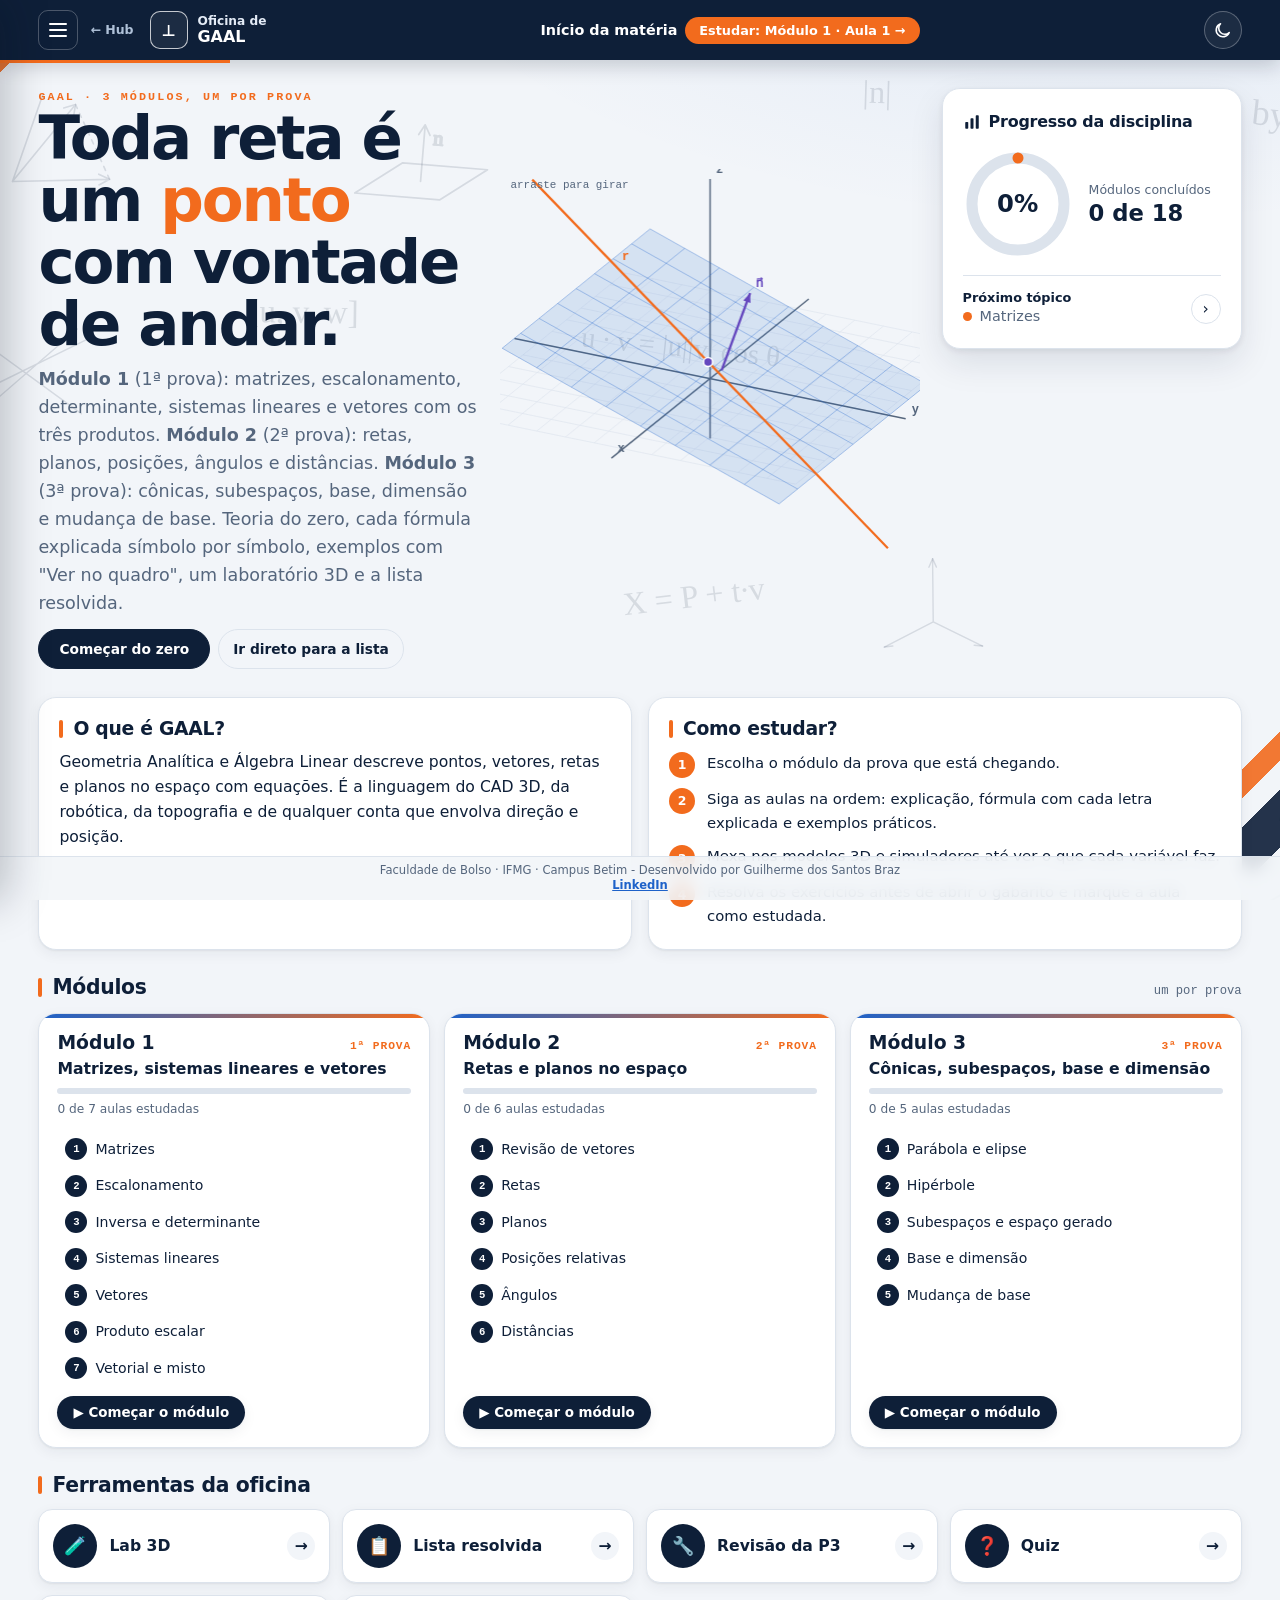
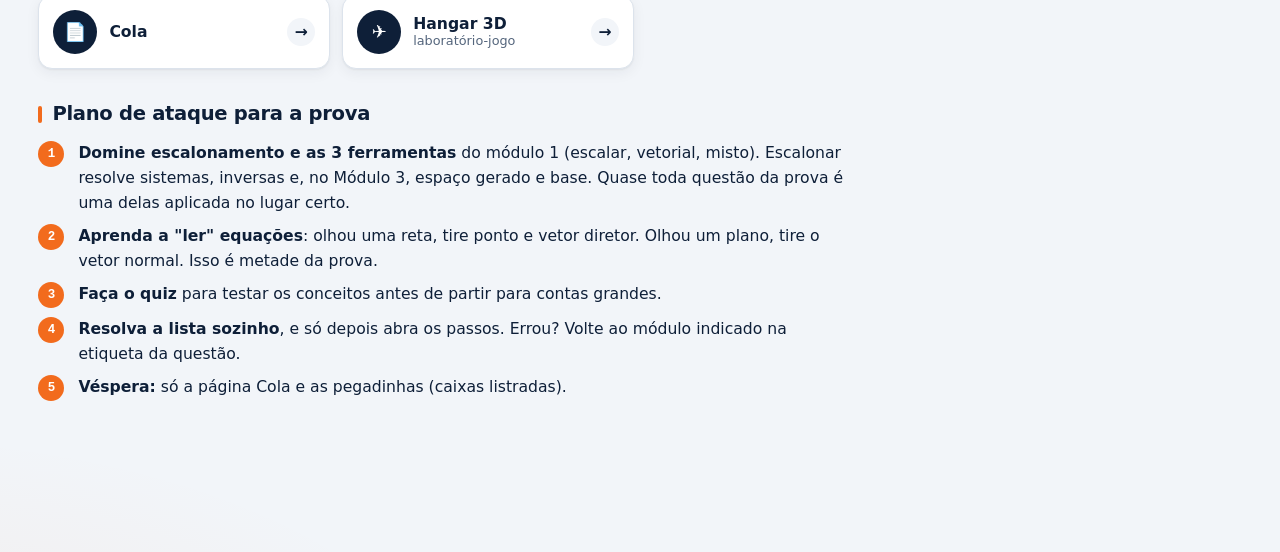
<file: materias/gaal/oficina-de-gaal.html>
<!doctype html>
<html lang="pt-BR">
<head>
<meta charset="utf-8">
<meta http-equiv="Content-Security-Policy" content="default-src 'self'; script-src 'self' 'unsafe-inline' https://cdn.jsdelivr.net; style-src 'self' 'unsafe-inline' https://fonts.googleapis.com; font-src 'self' data: https://fonts.gstatic.com; img-src 'self' data: blob: https:; media-src 'self' data: blob: https:; connect-src 'self' https://*.supabase.co wss://*.supabase.co; frame-src https://open.spotify.com https://www.youtube.com; worker-src 'self' blob:; manifest-src 'self'; base-uri 'self'; form-action 'self'; object-src 'none'">
<meta name="viewport" content="width=device-width, initial-scale=1, viewport-fit=cover">
<title>Oficina de GAAL</title>
<link rel="preconnect" href="https://fonts.googleapis.com">
<link rel="preconnect" href="https://fonts.gstatic.com" crossorigin>
<link rel="stylesheet" href="https://fonts.googleapis.com/css2?family=Plus+Jakarta+Sans:wght@500;600;700;800&amp;family=Inter:wght@400;500;600;700&amp;family=Caveat:wght@500;700&amp;family=JetBrains+Mono:wght@400;600&amp;family=STIX+Two+Text:ital,wght@0,500;1,500&amp;display=swap">
<link rel="icon" type="image/png" href="../../icons/logo-favicon-64.png">
<meta name="claude:viewport-fit-sides" content="cover">
<style>
/* Layout: prancheta técnica — folha milimetrada, carimbos de desenho técnico nas fórmulas, uma coluna de leitura com laboratório 3D */
:root{
  --paper:#EEF2F5; --sheet:#FFFFFF; --ink:#13233A; --ink2:#4B5C71; --line:#CFD9E2; --grid:rgba(19,35,58,.055);
  --c1:#D9531A; --c2:#0C8587; --c3:#6447BE; --ok:#2A7F3E; --bad:#BF3328; --hl:rgba(217,83,26,.10); --hl2:rgba(12,133,135,.10);
  --f-disp:"Bricolage Grotesque", "Trebuchet MS", system-ui, sans-serif, "Cambria Math", "STIX Two Text";
  --f-body:"Atkinson Hyperlegible", "Segoe UI", system-ui, sans-serif, "Cambria Math", "STIX Two Text", "Segoe UI Symbol";
  --f-mono:"JetBrains Mono", ui-monospace, Consolas, monospace, "Cambria Math", "STIX Two Text";
  --f-math:"STIX Two Text", "Cambria Math", "Times New Roman", serif;
}
@media (prefers-color-scheme: dark){:root:not([data-theme="light"]){
  --paper:#0B1624; --sheet:#112034; --ink:#E4EDF6; --ink2:#9BAFC4; --line:#24384F; --grid:rgba(140,185,230,.07);
  --c1:#FF7B3F; --c2:#3CC6C8; --c3:#A88CFF; --ok:#5DC46F; --bad:#FF6E61; --hl:rgba(255,123,63,.13); --hl2:rgba(60,198,200,.12); color-scheme:dark}}
:root[data-theme="dark"]{
  --paper:#0B1624; --sheet:#112034; --ink:#E4EDF6; --ink2:#9BAFC4; --line:#24384F; --grid:rgba(140,185,230,.07);
  --c1:#FF7B3F; --c2:#3CC6C8; --c3:#A88CFF; --ok:#5DC46F; --bad:#FF6E61; --hl:rgba(255,123,63,.13); --hl2:rgba(60,198,200,.12); color-scheme:dark}

*{box-sizing:border-box}
[hidden]{display:none!important}
body{margin:0}
img{max-width:100%}
:root{padding-top:env(safe-area-inset-top,0px);padding-bottom:env(safe-area-inset-bottom,0px)}
body{background:var(--paper);color:var(--ink);font:16px/1.6 var(--f-body);
  background-image:linear-gradient(var(--grid) 1px,transparent 1px),linear-gradient(90deg,var(--grid) 1px,transparent 1px);
  background-size:24px 24px;}
body::before{content:"";position:fixed;inset:0 0 auto;height:env(safe-area-inset-top,0px);z-index:10;background:var(--sheet)}
h1,h2,h3{font-family:var(--f-disp);line-height:1.15;text-wrap:balance;margin:0}
h2{font-size:clamp(1.7rem,5vw,2.4rem);font-weight:800;letter-spacing:-.01em}
h3{font-size:1.25rem;font-weight:700;margin-top:2.2rem}
p{margin:.6rem 0}
a{color:var(--c2)}
i.m,.m{font-family:var(--f-math);font-style:italic}
:focus-visible{outline:2.5px solid var(--c1);outline-offset:2px}

/* header */
header{position:sticky;top:env(safe-area-inset-top,0px);z-index:20;background:var(--sheet);border-bottom:1px solid var(--line)}
.hwrap{max-width:960px;margin:0 auto;padding-left:max(16px,env(safe-area-inset-left,0px));padding-right:max(16px,env(safe-area-inset-right,0px));padding-block:10px 0}
.brand{display:flex;align-items:center;gap:10px;justify-content:space-between}
.brand a{font-family:var(--f-disp);font-weight:800;font-size:1.15rem;color:var(--ink);text-decoration:none;display:flex;align-items:center;gap:8px}
.logo{width:26px;height:26px}
.prog{font-family:var(--f-mono);font-size:.75rem;color:var(--ink2);display:flex;align-items:center;gap:8px}
.bar{width:90px;height:6px;border-radius:3px;background:var(--line);overflow:hidden}
.bar i{display:block;height:100%;background:var(--c2);width:0;transition:width .4s}
nav{display:flex;gap:4px;overflow-x:auto;padding-block:8px;scrollbar-width:none}
nav::-webkit-scrollbar{display:none}
nav a{flex:none;font-size:.86rem;font-weight:700;text-decoration:none;color:var(--ink2);padding:6px 11px;border-radius:999px;border:1px solid transparent;white-space:nowrap}
nav a:hover{color:var(--ink);border-color:var(--line)}
nav a.on{background:var(--ink);color:var(--sheet)}
nav a .dn{display:inline-block;width:7px;height:7px;border-radius:50%;background:var(--ok);margin-left:5px;vertical-align:middle}

main{max-width:960px;margin:0 auto;padding-left:max(16px,env(safe-area-inset-left,0px));padding-right:max(16px,env(safe-area-inset-right,0px));padding-block:28px 80px}
.view{display:block}
.read{max-width:700px}
.eyebrow{font-family:var(--f-mono);font-size:.75rem;letter-spacing:.12em;text-transform:uppercase;color:var(--c1);font-weight:600}
.lede{font-size:1.12rem;color:var(--ink2);max-width:62ch}

/* hero */
.hero{display:grid;grid-template-columns:1.1fr 1fr;gap:28px;align-items:center;margin-bottom:36px}
.hero h1{font-size:clamp(2.2rem,7vw,3.9rem);font-weight:800;letter-spacing:-.025em}
.hero h1 em{font-style:normal;color:var(--c1)}
.hero .cv{aspect-ratio:1/1;max-width:100%}
@media (max-width:720px){.hero{grid-template-columns:1fr}}

/* trilha */
.trail{display:grid;grid-template-columns:repeat(auto-fill,minmax(240px,1fr));gap:12px;margin-top:18px}
.stop{display:grid;grid-template-columns:auto 1fr;gap:4px 12px;align-items:start;padding:14px 16px;background:var(--sheet);border:1px solid var(--line);border-radius:10px;text-decoration:none;color:var(--ink);transition:transform .15s,border-color .15s}
.stop:hover{transform:translateY(-2px);border-color:var(--c2)}
.stop .n{grid-row:span 2;font-family:var(--f-mono);font-weight:600;font-size:.8rem;width:30px;height:30px;border-radius:50%;display:grid;place-items:center;border:1.5px solid var(--ink2);color:var(--ink2)}
.stop.done .n{background:var(--ok);border-color:var(--ok);color:var(--sheet)}
.stop b{font-family:var(--f-disp);font-size:1.05rem}
.stop span{font-size:.88rem;color:var(--ink2);line-height:1.4}

/* blocos */
.fx{position:relative;background:var(--sheet);border:1.5px solid var(--ink);border-radius:4px;margin:20px 0;padding:30px 18px 16px;overflow-x:auto}
.fx .tag{position:absolute;top:0;left:0;font-family:var(--f-mono);font-size:.68rem;letter-spacing:.08em;text-transform:uppercase;background:var(--ink);color:var(--sheet);padding:3px 9px;border-bottom-right-radius:4px}
.fx .eq{font-family:var(--f-math);font-size:1.45rem;text-align:center;padding:6px 0 10px;white-space:nowrap}
.fx .eq i{font-style:italic}
.legend{display:grid;grid-template-columns:auto 1fr;gap:4px 14px;font-size:.93rem;border-top:1px dashed var(--line);padding-top:10px;margin:0}
.legend dt{font-family:var(--f-math);font-style:italic;font-size:1.05rem;color:var(--c1);white-space:nowrap}
.legend dd{margin:0;color:var(--ink2)}
.fr{display:inline-flex;flex-direction:column;vertical-align:middle;text-align:center;margin:0 .15em}
.fr>span:first-child{border-bottom:1.5px solid currentColor;padding:0 .25em .05em}
.fr>span:last-child{padding:.05em .25em 0}
.rt{white-space:nowrap}.rt::before{content:"√"}.rt>span{border-top:1.5px solid currentColor;padding:0 .1em}
.v{position:relative}
.ofi{background:var(--hl2);border-radius:8px;padding:12px 16px;margin:18px 0}
.ofi .k,.cuid .k{font-family:var(--f-mono);font-size:.7rem;letter-spacing:.12em;text-transform:uppercase;font-weight:600;color:var(--c2);display:block;margin-bottom:2px}
.cuid{border:1px solid var(--line);background:var(--sheet);border-radius:8px;padding:12px 16px 12px;margin:18px 0;position:relative;overflow:hidden}
.cuid::before{content:"";position:absolute;inset:0 0 auto;height:6px;background:repeating-linear-gradient(-45deg,#E8B511 0 8px,#1b1b1b 8px 16px)}
.cuid .k{color:var(--c1);margin-top:4px}
ol.recipe{counter-reset:s;list-style:none;padding:0;margin:14px 0;display:grid;gap:8px}
ol.recipe>li{counter-increment:s;display:grid;grid-template-columns:30px 1fr;gap:10px;align-items:start}
ol.recipe>li::before{content:counter(s);font-family:var(--f-mono);font-weight:600;font-size:.8rem;width:26px;height:26px;border-radius:50%;background:var(--c1);color:var(--sheet);display:grid;place-items:center;margin-top:1px}
code,.mono{font-family:var(--f-mono);font-size:.9em}
.tbl{overflow-x:auto;margin:14px 0}
table{border-collapse:collapse;width:100%;font-size:.93rem;background:var(--sheet)}
th,td{border:1px solid var(--line);padding:7px 10px;text-align:left;vertical-align:top}
th{font-family:var(--f-mono);font-size:.72rem;letter-spacing:.06em;text-transform:uppercase;color:var(--ink2)}

/* exemplo passo a passo */
.ex{background:var(--sheet);border:1px solid var(--line);border-radius:10px;padding:16px;margin:18px 0}
.ex .q{font-weight:700}
.ex ol{margin:10px 0 0;padding-left:1.3em;display:grid;gap:8px}
.ex ol li{padding-left:4px}
.ex ol li.hid{display:none}
.ex .ans{display:none;margin-top:10px;padding:8px 12px;background:var(--hl);border-radius:6px;font-weight:700}
.ex.all .ans{display:block}
.btns{display:flex;flex-wrap:wrap;gap:8px;margin-top:12px}
button,.btn{font:700 .88rem var(--f-body);border-radius:8px;padding:8px 14px;cursor:pointer;border:1.5px solid var(--ink);background:var(--ink);color:var(--sheet)}
button.ghost{background:transparent;color:var(--ink)}
button:disabled{opacity:.4;cursor:default}
button:hover:not(:disabled){filter:brightness(1.1)}

/* calculadoras */
.calc{background:var(--sheet);border:1.5px solid var(--c2);border-radius:10px;padding:16px;margin:24px 0}
.calc h4{margin:0 0 4px;font-family:var(--f-disp);font-size:1.1rem;color:var(--c2)}
.calc .hint{font-size:.85rem;color:var(--ink2);margin:0 0 10px}
.fields{display:grid;grid-template-columns:repeat(auto-fill,minmax(170px,1fr));gap:10px}
.fields label{display:grid;gap:3px;font-size:.8rem;font-weight:700;color:var(--ink2)}
input[type=text],select{font:500 1rem var(--f-mono);padding:8px 10px;border-radius:6px;border:1.5px solid var(--line);background:var(--paper);color:var(--ink);width:100%;min-width:0}
input[type=text]:focus{border-color:var(--c2);outline:none}
.out{margin-top:12px;border-top:1px dashed var(--line);padding-top:10px;font-size:.95rem}
.out ol{margin:0;padding-left:1.3em;display:grid;gap:5px}
.out .res{margin-top:8px;font-weight:700;padding:8px 12px;border-radius:6px;background:var(--hl2)}
.out .err{color:var(--bad);font-weight:700}
.seg{display:flex;flex-wrap:wrap;gap:6px;margin-bottom:10px}
.seg button{background:transparent;color:var(--ink2);border-color:var(--line);font-size:.82rem;padding:6px 11px}
.seg button.on{background:var(--c2);border-color:var(--c2);color:var(--sheet)}
.done-btn{margin-top:36px;display:flex;align-items:center;gap:12px;flex-wrap:wrap;padding-top:18px;border-top:1px solid var(--line)}
.done-btn button.isdone{background:var(--ok);border-color:var(--ok)}

/* 3D */
.cv{position:relative;width:100%;border:1px solid var(--line);border-radius:10px;background:var(--sheet);overflow:hidden;touch-action:none}
.cv canvas{display:block;width:100%;height:100%;cursor:grab}
.cv .ctl{position:absolute;right:8px;bottom:8px;display:flex;gap:6px}
.cv .ctl button{padding:4px 10px;font-size:.85rem;background:var(--sheet);color:var(--ink);border-color:var(--line)}
.cv .lbl{position:absolute;left:10px;top:8px;font-family:var(--f-mono);font-size:.7rem;color:var(--ink2)}
.labgrid{display:grid;grid-template-columns:1.4fr 1fr;gap:18px;align-items:start}
.labgrid .cv{aspect-ratio:4/3.4}
@media (max-width:760px){.labgrid{grid-template-columns:1fr}}
.presets{display:flex;flex-wrap:wrap;gap:6px}
.presets button{font-size:.8rem;padding:6px 10px;background:transparent;color:var(--ink);border-color:var(--line)}
.objlist{list-style:none;padding:0;margin:10px 0;display:grid;gap:6px;font-size:.88rem}
.objlist li{display:flex;align-items:center;gap:8px;background:var(--paper);border-radius:6px;padding:6px 8px}
.objlist li .sw{width:12px;height:12px;border-radius:3px;flex:none}
.objlist li span{flex:1;min-width:0;font-family:var(--f-mono);font-size:.8rem;overflow-wrap:anywhere}
.objlist li button{padding:2px 8px;font-size:.75rem;background:transparent;color:var(--bad);border-color:var(--line)}
.inline-cv{aspect-ratio:16/10;margin:16px 0}

/* fluxograma */
.flow{display:grid;gap:10px;margin:16px 0}
.node{background:var(--sheet);border:1.5px solid var(--ink);border-radius:8px;padding:10px 14px}
.node b{font-family:var(--f-disp)}
.branch{display:grid;grid-template-columns:1fr 1fr;gap:10px}
.leaf{border-radius:8px;padding:10px 12px;font-size:.92rem;border:1.5px solid var(--line);background:var(--sheet)}
.leaf b{display:block;font-family:var(--f-disp);font-size:1rem}
.leaf.a b{color:var(--c1)}.leaf.b b{color:var(--c2)}.leaf.c b{color:var(--c3)}
.arrow{text-align:center;font-family:var(--f-mono);color:var(--ink2);font-size:.8rem}
@media (max-width:520px){.branch{grid-template-columns:1fr}}

/* lista */
.qitem{background:var(--sheet);border:1px solid var(--line);border-radius:10px;margin:12px 0;overflow:hidden}
.qitem summary{cursor:pointer;padding:14px 16px;display:grid;grid-template-columns:auto 1fr;gap:12px;align-items:start;list-style:none}
.qitem summary::-webkit-details-marker{display:none}
.qitem summary .qn{font-family:var(--f-mono);font-weight:600;font-size:.8rem;background:var(--ink);color:var(--sheet);border-radius:5px;padding:2px 8px;margin-top:2px}
.qitem[open] summary{border-bottom:1px dashed var(--line)}
.qitem .body{padding:6px 16px 16px}
.qitem .tagt{font-family:var(--f-mono);font-size:.72rem;color:var(--c2);margin-top:4px;display:block}
.part{margin-top:14px}
.part h5{margin:0;font-family:var(--f-disp);font-size:1rem}

/* quiz */
.qz{background:var(--sheet);border:1px solid var(--line);border-radius:10px;padding:16px;margin:14px 0}
.qz .opts{display:grid;gap:8px;margin-top:10px}
.qz .opts button{text-align:left;background:var(--paper);color:var(--ink);border:1.5px solid var(--line);font-weight:400}
.qz .opts button.right{border-color:var(--ok);background:color-mix(in srgb,var(--ok) 14%,var(--sheet))}
.qz .opts button.wrong{border-color:var(--bad);background:color-mix(in srgb,var(--bad) 12%,var(--sheet))}
.qz .why{margin-top:10px;font-size:.93rem;color:var(--ink2)}
.score{position:sticky;top:calc(env(safe-area-inset-top,0px) + 96px);z-index:5;display:flex;justify-content:space-between;align-items:center;gap:10px;background:var(--ink);color:var(--sheet);border-radius:10px;padding:10px 16px;font-family:var(--f-mono);font-size:.9rem}
.score button{background:var(--sheet);color:var(--ink);border-color:var(--sheet);padding:4px 10px;font-size:.8rem}

/* cola */
.cola{display:grid;grid-template-columns:repeat(auto-fill,minmax(280px,1fr));gap:12px}
.cola .fx{margin:0}
.cola .fx .eq{font-size:1.2rem}
.cola p{font-size:.85rem;color:var(--ink2);margin:6px 0 0}

/* demo escalar */
.dot2d{display:grid;grid-template-columns:200px 1fr;gap:16px;align-items:center;background:var(--sheet);border:1px solid var(--line);border-radius:10px;padding:14px;margin:18px 0}
.dot2d canvas{width:200px;height:200px;max-width:100%}
.dot2d input[type=range]{width:100%;accent-color:var(--c1)}
.verdict{font-family:var(--f-disp);font-size:1.2rem;font-weight:700}
@media (max-width:520px){.dot2d{grid-template-columns:1fr;justify-items:center}}
/* ===== widgets: produtos e retas ===== */
.wid{background:var(--sheet);border:1px solid var(--line);border-radius:12px;padding:16px;margin:18px 0}
.wid h4{margin:0 0 4px;font-family:var(--f-disp)}
.wid .sub{margin:0 0 12px;color:var(--ink2);font-size:.92rem}
.wgrid{display:grid;grid-template-columns:minmax(0,1.25fr) minmax(0,1fr);gap:16px;align-items:start}
.wgrid .cv{aspect-ratio:4/3.2}
@media (max-width:760px){.wgrid{grid-template-columns:1fr}}
.wctl label{display:block;font-family:var(--f-mono);font-size:.78rem;color:var(--ink2);margin:8px 0 2px}
.wctl input[type=range]{width:100%;accent-color:var(--c1)}
.wctl .row{display:flex;gap:8px;flex-wrap:wrap;margin-top:10px}
.wout{font-family:var(--f-mono);font-size:.88rem;line-height:1.7;background:var(--paper,transparent);border:1px dashed var(--line);border-radius:8px;padding:10px 12px;margin-top:10px}
.wout b{font-family:var(--f-body)}
.wout .big{font-family:var(--f-disp);font-size:1.15rem;font-weight:700}
.chip3{display:inline-block;padding:1px 8px;border-radius:999px;font-weight:700;font-size:.78rem}
.mesa{border-collapse:separate;border-spacing:4px;margin:6px 0;font-family:var(--f-mono);font-size:1rem}
.mesa td{min-width:44px;text-align:center;padding:6px 4px;border-radius:6px;background:color-mix(in srgb,var(--line) 45%,transparent);transition:background .2s,color .2s,opacity .2s}
.mesa td.h{background:none;color:var(--ink2);font-size:.75rem;min-width:26px}
.mesa td.on1{background:var(--c1);color:#fff}
.mesa td.on2{background:var(--c3);color:#fff}
.mesa td.off{opacity:.28}
.mesa td.p{background:color-mix(in srgb,var(--c2) 18%,transparent);color:var(--ink);font-weight:700}
.fields3{display:grid;grid-template-columns:repeat(auto-fit,minmax(150px,1fr));gap:8px 12px}
.fields3 label{font-family:var(--f-mono);font-size:.78rem;color:var(--ink2)}
.fields3 input{width:100%}
.analog{display:grid;grid-template-columns:repeat(auto-fit,minmax(min(100%,210px),1fr));gap:10px;margin:14px 0}
.analog button{all:unset;cursor:pointer;display:block;border:1.5px solid var(--line);border-radius:10px;padding:12px 14px;background:var(--sheet);transition:border-color .15s,transform .15s}
.analog button:hover{transform:translateY(-2px)}
.analog button[aria-pressed=true]{border-color:var(--c1);box-shadow:0 0 0 3px color-mix(in srgb,var(--c1) 18%,transparent)}
.analog .em{font-size:1.6rem;line-height:1}
.analog b{display:block;margin:4px 0 2px;font-family:var(--f-disp)}
.analog span{font-size:.86rem;color:var(--ink2)}
.cheque{display:grid;grid-template-columns:auto 1fr;gap:4px 10px;font-size:.92rem;margin-top:8px}
.cheque i{font-style:normal}
.jogo .opts{display:flex;flex-wrap:wrap;gap:8px;margin-top:10px}
.jogo .fb{margin-top:10px;font-size:.93rem}
.dinch{display:flex;flex-wrap:wrap;gap:8px;margin:0 0 12px}
.dinch button{font-size:.82rem;padding:6px 10px}
.mesa td.q{background:transparent;border:1.5px dashed var(--line);color:var(--ink2)}
.din .enun{background:var(--sheet);border:1px solid var(--line);border-left:3px solid var(--c2);border-radius:6px;padding:8px 12px;line-height:1.5}
.din .enun .k{display:block;font-family:var(--f-mono);font-size:.66rem;letter-spacing:.12em;text-transform:uppercase;color:var(--c2);font-weight:700;margin-bottom:2px}
.wout .big{font-size:1.1rem}
footer{max-width:960px;margin:0 auto;padding-left:max(16px,env(safe-area-inset-left,0px));padding-right:max(16px,env(safe-area-inset-right,0px));padding-block:0 30px;color:var(--ink2);font-size:.8rem;font-family:var(--f-mono)}
@media (prefers-reduced-motion:reduce){*{transition:none!important;animation:none!important}}


/* escala fluida: acompanha a resolução de cada tela e usa a largura toda */
html{font-size:clamp(15px,calc(9.5px + .48vw),19px)}
body{font-size:1rem}
:root{--gut:clamp(16px,3vw,64px)}
.hwrap,main,footer{max-width:1760px!important;padding-left:max(var(--gut),env(safe-area-inset-left,0px))!important;padding-right:max(var(--gut),env(safe-area-inset-right,0px))!important}
.view.read{max-width:none}
.view.read>p,.view.read>ul,.view.read>ol,.view.read>h2,.view.read>h3,p.read,ol.read{max-width:82ch}
.lede{max-width:72ch}
.cv.sim{max-height:82vh}
.hero .cv{max-height:72vh;justify-self:center}
@media (min-width:1200px){nav{flex-wrap:wrap;overflow:visible}}
.aula{background:var(--sheet);border:1.5px solid var(--c1);border-radius:10px;padding:14px 16px;margin:22px 0;position:relative}
.aula .k{font-family:var(--f-mono);font-size:.7rem;letter-spacing:.12em;text-transform:uppercase;font-weight:600;color:var(--sheet);background:var(--c1);padding:3px 8px;border-radius:4px;display:inline-block;margin-bottom:4px}
.casos{display:grid;grid-template-columns:repeat(auto-fit,minmax(min(100%,300px),1fr));gap:14px;margin:12px 0}
.casos figure{margin:0;border:1px solid var(--line);border-radius:10px;padding:10px 12px;background:var(--paper)}
.casos svg{width:100%;height:auto;max-height:230px;display:block;margin:0 auto}
.casos figcaption{font-size:.88rem;color:var(--ink2);margin-top:6px}
.qitem .enun{background:var(--sheet);border:1px solid var(--line);border-left:3px solid var(--c2);border-radius:6px;padding:10px 14px;margin:12px 0 4px;line-height:1.55}
.qitem .enun .k{display:block;font-family:var(--f-mono);font-size:.68rem;letter-spacing:.12em;text-transform:uppercase;color:var(--c2);font-weight:700;margin-bottom:4px}
.qitem h5.item{font-weight:600;line-height:1.45;max-width:90ch}

/* revisão da prova 3 */
.rv3-dica,.rv3-prova{border-left:4px solid var(--c2);background:var(--sheet);padding:10px 14px;border-radius:0 8px 8px 0;margin:14px 0;line-height:1.6}
.rv3-prova{border-left-color:var(--ok)}
.rv3-ideia{display:grid;grid-template-columns:auto 1fr;gap:12px;margin:14px 0}
.rv3-ideia>.n{width:30px;height:30px;border-radius:50%;border:2px solid var(--c1);color:var(--c1);display:grid;place-items:center;font-weight:700}
.rv3-ideia p{margin:4px 0 0;line-height:1.65}
.rv3-ativ{border:1.5px solid var(--line);border-radius:12px;padding:12px 14px;margin:26px 0}
.rv3-tag{display:inline-block;font-family:var(--f-mono);font-size:.72rem;letter-spacing:.1em;text-transform:uppercase;font-weight:600;color:var(--sheet);background:var(--c1);padding:3px 8px;border-radius:4px;margin-bottom:6px}
.rv3-prox{border-style:dashed;color:var(--ink2)}
/* subespaços */
.mxl{display:inline-flex;align-items:center;gap:8px;flex-wrap:wrap;vertical-align:middle;max-width:100%}
.mx{display:inline-grid;gap:2px 12px;padding:3px 9px;border-left:2px solid var(--ink);border-right:2px solid var(--ink);border-radius:7px;font-family:var(--f-math);font-size:1.02rem;text-align:center;vertical-align:middle;margin:3px 0}
.mx span{padding:0 2px;white-space:nowrap}.mx .ag{border-left:1.5px dashed var(--ink2);padding-left:10px}
.mx .pv{color:var(--c1);font-weight:700}
.mxl .op{font-family:var(--f-mono);font-size:.78rem;color:var(--ink2);white-space:nowrap}
.mapa{display:flex;flex-wrap:wrap;gap:6px 8px;padding:0;margin:14px 0;list-style:none;counter-reset:mp}
.mapa li{counter-increment:mp;background:var(--sheet);border:1px solid var(--line);border-radius:999px;padding:5px 12px 5px 6px;font-size:.88rem}
.mapa li::before{content:counter(mp);display:inline-grid;place-items:center;width:20px;height:20px;border-radius:50%;background:var(--c1);color:#fff;font:700 .72rem var(--f-mono);margin-right:6px}
.cen{text-align:center;font-family:var(--f-math);font-size:1.12rem}
.f3{margin:16px 0}.f3 .seg{margin-bottom:8px}.f3 figcaption{font-size:.9rem;color:var(--ink2);margin-top:6px;min-height:2.6em}
.f3 .inline-cv{margin:0}
.tabela{overflow-x:auto;margin:12px 0}.tabela table{border-collapse:collapse;width:100%;font-size:.93rem;background:var(--sheet)}
.tabela th,.tabela td{border:1px solid var(--line);padding:7px 10px;text-align:left}.tabela th{background:var(--paper);font-size:.8rem;text-transform:uppercase;letter-spacing:.04em;color:var(--ink2)}
.res5{margin:0;padding-left:1.2em;display:grid;gap:6px;font-size:.95rem}
.nogrid{display:grid;grid-template-columns:minmax(0,1fr) minmax(0,1.2fr);gap:18px;align-items:center;margin:14px 0}
@media (max-width:700px){.nogrid{grid-template-columns:1fr}}
.nofig,#noSvg{width:100%;max-width:380px;display:block;margin:0 auto;background:var(--sheet);border:1px solid var(--line);border-radius:10px}
.duas{display:grid;grid-template-columns:repeat(auto-fit,minmax(250px,1fr));gap:12px;margin:14px 0}
.duas>div{background:var(--sheet);border:1px solid var(--line);border-top:4px solid var(--c2);border-radius:10px;padding:12px 14px}
.duas>div:last-child{border-top-color:var(--c1)}.duas p{margin:6px 0;font-size:.93rem}.duas .r{font-family:var(--f-math);font-size:1.05rem;color:var(--ink)}
.nocalc{display:grid;grid-template-columns:minmax(0,1fr) minmax(0,1fr);gap:14px;align-items:start}
@media (max-width:700px){.nocalc{grid-template-columns:1fr}}
.rot{display:grid;grid-template-columns:repeat(3,minmax(0,1fr));gap:10px;margin:16px 0}
.rot>div{background:var(--sheet);border:1px solid var(--line);border-top:4px solid var(--c2);border-radius:10px;padding:10px 14px}
.rot>div:nth-child(2){border-top-color:var(--c1)}.rot>div:nth-child(3){border-top-color:var(--ok)}.rot p{margin:6px 0 0;font-size:.92rem}
@media (max-width:700px){.rot{grid-template-columns:1fr}}
.pq{border:1px solid var(--line);border-left:4px solid var(--c3,#6D4AD6);background:color-mix(in srgb,var(--c3,#6D4AD6) 6%,var(--sheet));border-radius:8px;padding:10px 16px;margin:14px 0}
.pq .k{font-family:var(--f-mono);font-size:.7rem;letter-spacing:.12em;text-transform:uppercase;font-weight:700;color:var(--c3,#6D4AD6);display:block;margin-bottom:4px}
.pq p{margin:6px 0;font-size:.95rem}.pq ol.recipe{margin:8px 0}
h4.sub{font-size:1.05rem;margin:22px 0 6px}
</style>
<link rel="stylesheet" href="../../css/fdb-v2.css">
<script src="../../js/tema.js?v=1"></script>
<script src="../../dados/aulas.js"></script>
<script src="../../js/fdb-ui.js" defer></script>
</head>
<body>

<header>
  <div class="hwrap">
    <div class="brand">
      <div style="display:flex;align-items:center;gap:10px;min-width:0"><a href="../../index.html#m-gaal" style="font-size:.8rem;font-weight:700;color:var(--ink2);text-decoration:none;margin-right:6px" aria-label="Voltar para a Faculdade de Bolso">← Hub</a><a href="#inicio"><svg class="logo" viewBox="0 0 26 26" aria-hidden="true"><rect x="1" y="1" width="24" height="24" rx="5" fill="none" stroke="currentColor" stroke-width="2"/><path d="M5 20 L21 6" stroke="var(--c1)" stroke-width="2.4" stroke-linecap="round"/><path d="M15 6h6v6" fill="none" stroke="var(--c1)" stroke-width="2.4" stroke-linecap="round" stroke-linejoin="round"/></svg>Oficina de GAAL</a></div>
      <div class="prog"><span id="progtxt">0/7</span><div class="bar"><i id="progbar"></i></div></div>
    </div>
    <nav id="nav">
      <a href="#inicio">Início</a>
      <a href="#matrizes" data-m="matrizes">1.1 · Matrizes</a>
      <a href="#escada" data-m="escada">1.2 · Escalonamento</a>
      <a href="#inversa" data-m="inversa">1.3 · Inversa e det</a>
      <a href="#sistemas" data-m="sistemas">1.4 · Sistemas</a>
      <a href="#vetores" data-m="vetores">1.5 · Vetores</a>
      <a href="#pescalar" data-m="pescalar">1.6 · Produto escalar</a>
      <a href="#pvetorial" data-m="pvetorial">1.7 · Vetorial e misto</a>
      <a href="#kit" data-m="kit">2.1 · Revisão de vetores</a>
      <a href="#retas" data-m="retas">2.2 · Retas</a>
      <a href="#planos" data-m="planos">2.3 · Planos</a>
      <a href="#posicoes" data-m="posicoes">2.4 · Posições</a>
      <a href="#angulos" data-m="angulos">2.5 · Ângulos</a>
      <a href="#distancias" data-m="distancias">2.6 · Distâncias</a>
      <a href="#conicas" data-m="conicas">3.1 · Parábola e elipse</a>
      <a href="#hiperbole" data-m="hiperbole">3.2 · Hipérbole</a>
      <a href="#subespacos" data-m="subespacos">3.3 · Subespaços</a>
      <a href="#base" data-m="base">3.4 · Base e dimensão</a>
      <a href="#mudanca" data-m="mudanca">3.5 · Mudança de base</a>
      <a href="#lab">Lab 3D</a>
      <a href="#lista">Lista resolvida</a>
      <a href="#revp3">Revisão da P3</a>
      <a href="#quiz">Quiz</a>
      <a href="#cola">Cola</a>
    </nav>
  </div>
</header>

<main>

<!-- ============ INÍCIO ============ -->
<section class="view" id="v-inicio">
  <div class="hero">
    <div>
      <div class="eyebrow">GAAL · 3 módulos, um por prova</div>
      <h1>Toda reta é um <em>ponto</em> com vontade de andar.</h1>
      <p class="lede"><b>Módulo 1</b> (1ª prova): matrizes, escalonamento, determinante, sistemas lineares e vetores com os três produtos. <b>Módulo 2</b> (2ª prova): retas, planos, posições, ângulos e distâncias. <b>Módulo 3</b> (3ª prova): cônicas, subespaços, base, dimensão e mudança de base. Teoria do zero, cada fórmula explicada símbolo por símbolo, exemplos com "Ver no quadro", um laboratório 3D e a lista resolvida.</p>
      <div class="btns"><a class="btn" href="#matrizes" style="text-decoration:none">Começar do zero</a><button class="ghost" onclick="location.hash='lista'">Ir direto para a lista</button></div>
    </div>
    <div class="cv" id="heroCv"><canvas></canvas><div class="lbl">arraste para girar</div></div>
  </div>

  <h3 style="margin-top:0">A trilha</h3>
  <p class="read">A trilha segue o cronograma da professora: Módulo 1 até 18/09 (1ª prova em 25/09), Módulo 2 até 30/10 (2ª prova em 06/11) e Módulo 3 até 27/11 (3ª prova em 04/12). Marque cada aula como estudada no final da página.</p>
  <div class="trail" id="trail"></div>

  <h3>Plano de ataque para a prova</h3>
  <ol class="recipe read">
    <li><span><b>Domine escalonamento e as 3 ferramentas</b> do módulo 1 (escalar, vetorial, misto). Escalonar resolve sistemas, inversas e, no Módulo 3, espaço gerado e base. Quase toda questão da prova é uma delas aplicada no lugar certo.</span></li>
    <li><span><b>Aprenda a "ler" equações</b>: olhou uma reta, tire ponto e vetor diretor. Olhou um plano, tire o vetor normal. Isso é metade da prova.</span></li>
    <li><span><b>Faça o quiz</b> para testar os conceitos antes de partir para contas grandes.</span></li>
    <li><span><b>Resolva a lista sozinho</b>, e só depois abra os passos. Errou? Volte ao módulo indicado na etiqueta da questão.</span></li>
    <li><span><b>Véspera:</b> só a página Cola e as pegadinhas (caixas listradas).</span></li>
  </ol>
</section>

<!-- ============ M1 · MATRIZES ============ -->
<section class="view read" id="v-matrizes" hidden>
  <div class="eyebrow">Módulo 1 · Matrizes</div>
  <h2>Matrizes: tabelas de números que fazem conta</h2>
  <p class="lede">Uma matriz é uma <b>tabela retangular de números</b>. Parece pouco, mas ela é a ferramenta que organiza sistemas lineares, transforma figuras no CAD e guarda dados. Nesta aula: os nomes, as operações e o produto de matrizes, que é o mais estranho (e o mais importante).</p>

  <h3>O que é e como se lê</h3>
  <div class="fx"><span class="tag">Definição 1.1 · matriz m × n</span>
    <div class="eq"><i>A</i><sub>m×n</sub> = [ <i>a<sub>ij</sub></i> ]</div>
    <dl class="legend"><dt>m × n</dt><dd>a <b>ordem</b>: m linhas (deitadas) por n colunas (em pé). Lê-se "m por n"</dd><dt>a<sub>ij</sub></dt><dd>o número que está na <b>linha i</b> e na <b>coluna j</b>. Primeiro a linha, depois a coluna, sempre</dd><dt>letra</dt><dd>matrizes têm nome com letra maiúscula: A, B, C</dd></dl></div>
  <div class="ex" data-ex data-q="mat-ex1"><div class="q">Exemplo 1: na matriz A = <span class="mx" style="grid-template-columns:repeat(3,auto)"><span>1</span><span>0</span><span>−4</span><span>4</span><span>−3</span><span>2</span></span>, qual a ordem e quanto valem a₁₁, a₁₃, a₂₂ e a₂₃?</div>
    <ol><li>Conte: 2 linhas e 3 colunas → A é 2 × 3.</li><li>a₁₁ (linha 1, coluna 1) = 1. a₁₃ (linha 1, coluna 3) = −4.</li><li>a₂₂ (linha 2, coluna 2) = −3. a₂₃ (linha 2, coluna 3) = 2.</li></ol>
    <div class="ans">2 × 3 · a₁₁ = 1 · a₁₃ = −4 · a₂₂ = −3 · a₂₃ = 2</div></div>

  <h3>As matrizes que têm nome</h3>
  <div class="tbl"><table><tr><th>Nome</th><th>Como é</th><th>Exemplo</th></tr>
    <tr><td>quadrada</td><td>linhas = colunas (ordem n)</td><td><span class="mx" style="grid-template-columns:repeat(2,auto)"><span>3</span><span>−2</span><span>4</span><span>5</span></span></td></tr>
    <tr><td>nula</td><td>tudo zero</td><td><span class="mx" style="grid-template-columns:repeat(2,auto)"><span>0</span><span>0</span><span>0</span><span>0</span></span></td></tr>
    <tr><td>linha / coluna</td><td>uma linha só / uma coluna só</td><td><span class="mx" style="grid-template-columns:repeat(3,auto)"><span>3</span><span>0</span><span>−1</span></span> &nbsp; <span class="mx" style="grid-template-columns:repeat(1,auto)"><span>1</span><span>4</span></span></td></tr>
    <tr><td>diagonal</td><td>quadrada, fora da diagonal tudo 0</td><td><span class="mx" style="grid-template-columns:repeat(2,auto)"><span>7</span><span>0</span><span>0</span><span>−1</span></span></td></tr>
    <tr><td>identidade I</td><td>diagonal com 1 na diagonal. É o "1" das matrizes: AI = IA = A</td><td><span class="mx" style="grid-template-columns:repeat(2,auto)"><span>1</span><span>0</span><span>0</span><span>1</span></span></td></tr>
    <tr><td>triangular superior / inferior</td><td>zeros abaixo / acima da diagonal</td><td><span class="mx" style="grid-template-columns:repeat(2,auto)"><span>2</span><span>−1</span><span>0</span><span>3</span></span> &nbsp; <span class="mx" style="grid-template-columns:repeat(2,auto)"><span>5</span><span>0</span><span>7</span><span>−5</span></span></td></tr>
    <tr><td>simétrica</td><td>a<sub>ij</sub> = a<sub>ji</sub>: um "espelho" pela diagonal</td><td><span class="mx" style="grid-template-columns:repeat(2,auto)"><span>4</span><span>3</span><span>3</span><span>2</span></span></td></tr></table></div>

  <h3>Somar, multiplicar por número e transpor</h3>
  <div class="fx"><span class="tag">Fórmula 1.2 · operações simples</span>
    <div class="eq"><i>A</i> + <i>B</i> = [<i>a<sub>ij</sub></i> + <i>b<sub>ij</sub></i>] &nbsp;&nbsp; <i>k</i>·<i>A</i> = [<i>k a<sub>ij</sub></i>] &nbsp;&nbsp; <i>A</i><sup>T</sup> = [<i>a<sub>ji</sub></i>]</div>
    <dl class="legend"><dt>soma</dt><dd>só com matrizes do <b>mesmo tamanho</b>: soma posição com posição</dd><dt>k · A</dt><dd>multiplica <b>todos</b> os números por k</dd><dt>Aᵀ</dt><dd>transposta: as linhas viram colunas. Uma 3 × 2 vira 2 × 3</dd><dt>propriedades</dt><dd>A + B = B + A · (Aᵀ)ᵀ = A · (A + B)ᵀ = Aᵀ + Bᵀ · A é simétrica ⇔ A = Aᵀ</dd></dl></div>
  <div class="ex" data-ex data-q="mat-ex2"><div class="q">Exemplos 2 e 4: calcule <span class="mx" style="grid-template-columns:repeat(2,auto)"><span>5</span><span>−1</span><span>4</span><span>0</span><span>2</span><span>5</span></span> + <span class="mx" style="grid-template-columns:repeat(2,auto)"><span>0</span><span>4</span><span>−2</span><span>5</span><span>1</span><span>0</span></span>. E se a matriz <span class="mx" style="grid-template-columns:repeat(3,auto)"><span>1</span><span>2</span><span>y</span><span>x</span><span>4</span><span>5</span><span>3</span><span>z</span><span>6</span></span> é simétrica, quanto vale x + y + z?</div>
    <ol><li>Soma posição com posição: 5 + 0 = 5, −1 + 4 = 3, 4 + (−2) = 2, 0 + 5 = 5, 2 + 1 = 3, 5 + 0 = 5.</li><li>Resultado: <span class="mx" style="grid-template-columns:repeat(2,auto)"><span>5</span><span>3</span><span>2</span><span>5</span><span>3</span><span>5</span></span>.</li><li>Simétrica: cada número é igual ao seu "espelho" pela diagonal (a<sub>ij</sub> = a<sub>ji</sub>).</li><li>a₂₁ = a₁₂ → x = 2. a₁₃ = a₃₁ → y = 3. a₃₂ = a₂₃ → z = 5.</li><li>x + y + z = 2 + 3 + 5 = 10.</li></ol>
    <div class="ans">soma = <span class="mx" style="grid-template-columns:repeat(2,auto)"><span>5</span><span>3</span><span>2</span><span>5</span><span>3</span><span>5</span></span> · x + y + z = 10</div></div>

  <h3>Produto de matrizes: linha × coluna</h3>
  <p>O produto <b>não</b> é posição com posição. Cada número do resultado sai de <b>uma linha da primeira</b> "deitada" sobre <b>uma coluna da segunda</b>: multiplica par a par e soma (é o produto escalar da linha com a coluna).</p>
  <div class="fx"><span class="tag">Fórmula 1.3 · produto AB</span>
    <div class="eq"><i>A</i><sub>m×<b>n</b></sub> · <i>B</i><sub><b>n</b>×p</sub> = <i>C</i><sub>m×p</sub> &nbsp;&nbsp; <i>c<sub>ij</sub></i> = <i>a</i><sub>i1</sub><i>b</i><sub>1j</sub> + <i>a</i><sub>i2</sub><i>b</i><sub>2j</sub> + ⋯ + <i>a<sub>in</sub>b<sub>nj</sub></i></div>
    <dl class="legend"><dt>condição</dt><dd>colunas da 1ª = linhas da 2ª (os "n" do meio têm que ser iguais). Senão, <b>não existe</b> o produto</dd><dt>tamanho</dt><dd>o resultado tem as linhas da 1ª e as colunas da 2ª (os "de fora": m × p)</dd><dt>c<sub>ij</sub></dt><dd>linha i da 1ª com coluna j da 2ª</dd></dl></div>
  <div class="cuid"><span class="k">Cuidado: a ordem importa</span>Em geral <b>AB ≠ BA</b>. Às vezes um dos dois nem existe. Também vale (AB)ᵀ = BᵀAᵀ (inverte a ordem) e AI = IA = A.</div>
  <div class="pq"><span class="k">Por que um produto tão estranho?</span><p>Porque ele foi feito para <b>encadear transformações</b>. Se B gira uma figura e A estica, AB faz as duas coisas de uma vez. E um sistema linear inteiro cabe em AX = B: cada linha de A "deitada" sobre a coluna X dá o lado esquerdo de uma equação.</p></div>
  <div class="ex" data-ex data-q="mat-ex5"><div class="q">Exemplo 5: calcule a) <span class="mx" style="grid-template-columns:repeat(2,auto)"><span>2</span><span>1</span><span>4</span><span>2</span><span>5</span><span>3</span></span> · <span class="mx" style="grid-template-columns:repeat(3,auto)"><span>1</span><span>−1</span><span>1</span><span>1</span><span>0</span><span>4</span></span> &nbsp; b) <span class="mx" style="grid-template-columns:repeat(3,auto)"><span>1</span><span>−1</span><span>1</span><span>1</span><span>0</span><span>4</span></span> · <span class="mx" style="grid-template-columns:repeat(2,auto)"><span>2</span><span>1</span><span>4</span><span>2</span><span>5</span><span>3</span></span> &nbsp; c) uma matriz 4 × 2 vezes uma 3 × 3.</div>
    <ol><li>a) 3 × 2 vezes 2 × 3: os do meio (2 e 2) batem → resultado 3 × 3.</li><li>c₁₁ = linha 1 · coluna 1 = 2·1 + 1·1 = 3; c₁₂ = 2·(−1) + 1·0 = −2; c₁₃ = 2·1 + 1·4 = 6. Repetindo para as outras linhas: <span class="mx" style="grid-template-columns:repeat(3,auto)"><span>3</span><span>−2</span><span>6</span><span>6</span><span>−4</span><span>12</span><span>8</span><span>−5</span><span>17</span></span>.</li><li>b) 2 × 3 vezes 3 × 2 → resultado 2 × 2: c₁₁ = 1·2 + (−1)·4 + 1·5 = 3; c₁₂ = 1·1 + (−1)·2 + 1·3 = 2; c₂₁ = 1·2 + 0·4 + 4·5 = 22; c₂₂ = 1·1 + 0·2 + 4·3 = 13.</li><li>Viu? AB é 3 × 3 e BA é 2 × 2: nem do mesmo tamanho são.</li><li>c) 4 × <b>2</b> vezes <b>3</b> × 3: 2 ≠ 3, o produto não existe.</li></ol>
    <div class="ans">a) <span class="mx" style="grid-template-columns:repeat(3,auto)"><span>3</span><span>−2</span><span>6</span><span>6</span><span>−4</span><span>12</span><span>8</span><span>−5</span><span>17</span></span> · b) <span class="mx" style="grid-template-columns:repeat(2,auto)"><span>3</span><span>2</span><span>22</span><span>13</span></span> · c) não existe</div></div>
  <div class="ex" data-ex data-q="mat-ex6"><div class="q">Exemplo 6: se A = <span class="mx" style="grid-template-columns:repeat(2,auto)"><span>1</span><span>2</span><span>4</span><span>3</span></span>, calcule A².</div>
    <ol><li>A² = A · A (não é elevar cada número ao quadrado!).</li><li>c₁₁ = 1·1 + 2·4 = 9; c₁₂ = 1·2 + 2·3 = 8.</li><li>c₂₁ = 4·1 + 3·4 = 16; c₂₂ = 4·2 + 3·3 = 17.</li></ol>
    <div class="ans">A² = <span class="mx" style="grid-template-columns:repeat(2,auto)"><span>9</span><span>8</span><span>16</span><span>17</span></span></div></div>
  <div class="done-btn" data-done="matrizes"></div>
</section>
<!-- ============ M1 · ESCALONAMENTO ============ -->
<section class="view read" id="v-escada" hidden>
  <div class="eyebrow">Módulo 1 · Operações elementares</div>
  <h2>Operações elementares e a forma escada</h2>
  <p class="lede">Escalonar é "arrumar" uma matriz com três jogadas permitidas, até ela ficar em formato de <b>escada</b>. É a técnica que resolve sistemas, acha inversas e calcula determinantes. Vale treinar até ficar automático.</p>

  <h3>As 3 operações elementares (as jogadas permitidas)</h3>
  <div class="tbl"><table><tr><th>Operação</th><th>Notação</th><th>O que faz</th></tr>
    <tr><td>i) trocar duas linhas</td><td>Lᵢ ↔ Lₖ</td><td>só muda a ordem</td></tr>
    <tr><td>ii) multiplicar uma linha por k ≠ 0</td><td>Lᵢ → k·Lᵢ</td><td>serve para fazer o pivô virar 1</td></tr>
    <tr><td>iii) somar a uma linha k vezes outra</td><td>Lᵢ → Lᵢ + k·Lⱼ</td><td>serve para <b>zerar</b> números embaixo (ou em cima) do pivô</td></tr></table></div>
  <p>Se B sai de A por uma sequência dessas jogadas, A e B são <b>linha equivalentes</b> (A ~ B). Num sistema, isso quer dizer: <b>mesmas soluções</b>. Uma <b>matriz elementar</b> é a identidade depois de uma única jogada.</p>

  <h3>A forma escada reduzida: as 4 condições</h3>
  <ol class="recipe"><li><span>O primeiro número não nulo de cada linha (o <b>pivô</b>) é <b>1</b>.</span></li><li><span>Na coluna de um pivô, <b>todo o resto é zero</b> (em cima e embaixo).</span></li><li><span>Linhas só de zeros ficam <b>lá embaixo</b>.</span></li><li><span>Cada pivô fica <b>mais à direita</b> que o da linha de cima: o desenho é de escada.</span></li></ol>
  <p class="cen">Toda matriz tem <b>uma única</b> forma escada reduzida.</p>
  <div class="cuid"><span class="k">Escada × escada reduzida</span>Para resolver sistemas, muitas vezes basta a <b>forma escada</b> (zeros só embaixo dos pivôs) e depois substituir de baixo para cima. A <b>reduzida</b> pede também pivô 1 e zeros em cima: dá mais conta, mas a resposta sai pronta.</div>

  <h3>Receita de escalonar</h3>
  <ol class="recipe"><li><span><b>Coluna 1:</b> deixe um número não nulo no alto (troque linhas se precisar). Esse é o pivô.</span></li><li><span><b>Zere embaixo dele</b> com Lᵢ → Lᵢ − (número/pivô)·L₁.</span></li><li><span><b>Desça uma linha e ande uma coluna</b>, repita.</span></li><li><span>Para a reduzida: divida cada linha pelo seu pivô e <b>zere em cima</b>, de baixo para cima.</span></li></ol>

  <div class="ex" data-ex data-q="esc-ex8"><div class="q">Exemplo 8: encontre a matriz linha reduzida à forma escada de A = <span class="mx" style="grid-template-columns:repeat(4,auto)"><span>1</span><span>2</span><span>1</span><span>0</span><span>−1</span><span>0</span><span>3</span><span>5</span><span>1</span><span>−2</span><span>1</span><span>1</span></span>.</div>
    <ol><li>Zere embaixo do 1 da coluna 1: L₂ → L₂ + L₁ e L₃ → L₃ − L₁. <span class="mxl"><span class="mx" style="grid-template-columns:repeat(4,auto)"><span class="pv">1</span><span>2</span><span>1</span><span>0</span><span>0</span><span>2</span><span>4</span><span>5</span><span>0</span><span>−4</span><span>0</span><span>1</span></span></span></li><li>Pivô da coluna 2 vira 1: L₂ → L₂/2 → (0, 1, 2, 5/2). Zere embaixo: L₃ → L₃ + 4L₂ → (0, 0, 8, 11). <span class="mxl"><span class="mx" style="grid-template-columns:repeat(4,auto)"><span class="pv">1</span><span>2</span><span>1</span><span>0</span><span>0</span><span class="pv">1</span><span>2</span><span>5/2</span><span>0</span><span>0</span><span>8</span><span>11</span></span></span></li><li>Pivô da coluna 3 vira 1: L₃ → L₃/8 → (0, 0, 1, 11/8).</li><li>Zere em cima (de baixo para cima): L₂ → L₂ − 2L₃ → (0, 1, 0, −1/4). L₁ → L₁ − 2L₂ − L₃ → (1, 0, 0, −7/8).</li></ol>
    <div class="ans"><span class="mx" style="grid-template-columns:repeat(4,auto)"><span class="pv">1</span><span>0</span><span>0</span><span>−7/8</span><span>0</span><span class="pv">1</span><span>0</span><span>−1/4</span><span>0</span><span>0</span><span class="pv">1</span><span>11/8</span></span></div></div>
  <div class="ex" data-ex data-q="esc-cond"><div class="q">Exemplo (aula): quais estão na forma escada reduzida? a) <span class="mx" style="grid-template-columns:repeat(4,auto)"><span>1</span><span>0</span><span>0</span><span>0</span><span>0</span><span>1</span><span>−1</span><span>0</span><span>0</span><span>0</span><span>1</span><span>0</span></span> &nbsp; b) <span class="mx" style="grid-template-columns:repeat(3,auto)"><span>0</span><span>2</span><span>1</span><span>1</span><span>0</span><span>−3</span><span>0</span><span>0</span><span>0</span></span> &nbsp; d) <span class="mx" style="grid-template-columns:repeat(5,auto)"><span>0</span><span>1</span><span>−3</span><span>0</span><span>2</span><span>0</span><span>0</span><span>0</span><span>1</span><span>2</span><span>0</span><span>0</span><span>0</span><span>0</span><span>0</span></span></div>
    <ol><li>a) A coluna 3 tem o pivô da linha 3, mas tem um −1 em cima dele: falha a <b>2ª condição</b>. Não é.</li><li>b) O primeiro não nulo da linha 1 é 2 (não 1) e o pivô da linha 2 está à esquerda do da linha 1: falham a <b>1ª e a 4ª</b>. Não é.</li><li>d) Pivôs 1, colunas dos pivôs limpas, linha de zeros embaixo, escada para a direita: <b>é</b>.</li></ol>
    <div class="ans">a) não (2ª) · b) não (1ª e 4ª) · d) sim</div></div>
  <div class="done-btn" data-done="escada"></div>
</section>
<!-- ============ M1 · INVERSA E DETERMINANTE ============ -->
<section class="view read" id="v-inversa" hidden>
  <div class="eyebrow">Módulo 1 · Inversa e determinante</div>
  <h2>Matriz inversa e determinante</h2>
  <p class="lede">Com números, dividir por 5 é multiplicar por 1/5. Com matrizes não existe divisão: existe a <b>inversa</b>, A⁻¹, que "desfaz" A. E o <b>determinante</b> é um número que diz, de cara, se essa inversa existe.</p>

  <h3>Inversa</h3>
  <div class="fx"><span class="tag">Definição 2.1 · inversa</span>
    <div class="eq"><i>A</i> · <i>A</i><sup>−1</sup> = <i>A</i><sup>−1</sup> · <i>A</i> = <i>I</i></div>
    <dl class="legend"><dt>A</dt><dd>só matriz <b>quadrada</b> pode ter inversa</dd><dt>A⁻¹</dt><dd>a matriz que multiplicada por A dá a identidade (o "1" das matrizes)</dd><dt>nem toda</dt><dd>tem inversa. As que têm são <b>invertíveis</b> (ou inversíveis)</dd><dt>propriedade</dt><dd>(AB)⁻¹ = B⁻¹A⁻¹ (inverte a ordem)</dd></dl></div>
  <h3>Como calcular: [A | I] → [I | A⁻¹]</h3>
  <ol class="recipe"><li><span>Escreva A e, do lado, a identidade: <b>[A | I]</b>.</span></li><li><span>Escalone tudo junto (as mesmas operações nos dois lados) até a esquerda virar I.</span></li><li><span>O que sobrou na direita é <b>A⁻¹</b>. Se aparecer uma linha de zeros na esquerda, A <b>não tem</b> inversa.</span></li></ol>
  <div class="ex" data-ex data-q="inv-ex10"><div class="q">Exemplo 10: obtenha a inversa de A = <span class="mx" style="grid-template-columns:repeat(3,auto)"><span>1</span><span>0</span><span>1</span><span>1</span><span>2</span><span>1</span><span>0</span><span>2</span><span>1</span></span>.</div>
    <ol><li>Monte [A | I]: <span class="mxl"><span class="mx" style="grid-template-columns:repeat(6,auto)"><span>1</span><span>0</span><span>1</span><span class="ag">1</span><span>0</span><span>0</span><span>1</span><span>2</span><span>1</span><span class="ag">0</span><span>1</span><span>0</span><span>0</span><span>2</span><span>1</span><span class="ag">0</span><span>0</span><span>1</span></span></span></li><li>L₂ → L₂ − L₁: <span class="mxl"><span class="mx" style="grid-template-columns:repeat(6,auto)"><span class="pv">1</span><span>0</span><span>1</span><span class="ag">1</span><span>0</span><span>0</span><span>0</span><span>2</span><span>0</span><span class="ag">−1</span><span>1</span><span>0</span><span>0</span><span>2</span><span>1</span><span class="ag">0</span><span>0</span><span>1</span></span></span></li><li>L₂ → L₂/2; L₃ → L₃ − 2L₂ (com a L₂ já dividida): <span class="mxl"><span class="mx" style="grid-template-columns:repeat(6,auto)"><span class="pv">1</span><span>0</span><span>1</span><span class="ag">1</span><span>0</span><span>0</span><span>0</span><span class="pv">1</span><span>0</span><span class="ag">−1/2</span><span>1/2</span><span>0</span><span>0</span><span>0</span><span class="pv">1</span><span class="ag">1</span><span>−1</span><span>1</span></span></span></li><li>Zere o 1 em cima do pivô da coluna 3: L₁ → L₁ − L₃: <span class="mxl"><span class="mx" style="grid-template-columns:repeat(6,auto)"><span class="pv">1</span><span>0</span><span>0</span><span class="ag">0</span><span>1</span><span>−1</span><span>0</span><span class="pv">1</span><span>0</span><span class="ag">−1/2</span><span>1/2</span><span>0</span><span>0</span><span>0</span><span class="pv">1</span><span class="ag">1</span><span>−1</span><span>1</span></span></span></li><li>A esquerda virou I: a direita é A⁻¹. Confira: A · A⁻¹ = I.</li></ol>
    <div class="ans">A⁻¹ = <span class="mx" style="grid-template-columns:repeat(3,auto)"><span>0</span><span>1</span><span>−1</span><span>−1/2</span><span>1/2</span><span>0</span><span>1</span><span>−1</span><span>1</span></span></div></div>

  <h3>Determinante</h3>
  <div class="fx"><span class="tag">Fórmula 2.2 · determinante 2 × 2</span>
    <div class="eq">det <span class="mx" style="grid-template-columns:repeat(2,auto)"><span>a</span><span>b</span><span>c</span><span>d</span></span> = <i>a d</i> − <i>b c</i></div>
    <dl class="legend"><dt>ad</dt><dd>produto da diagonal principal (↘)</dd><dt>bc</dt><dd>produto da diagonal secundária (↙), com sinal de menos</dd><dt>atalho da inversa 2 × 2</dt><dd>A⁻¹ = (1/det A) · <span class="mx" style="grid-template-columns:repeat(2,auto)"><span>d</span><span>−b</span><span>−c</span><span>a</span></span>: troca os da diagonal principal e muda o sinal dos outros</dd></dl></div>
  <div class="fx"><span class="tag">Fórmula 2.3 · regra de Sarrus (3 × 3)</span>
    <div class="eq" style="font-size:1.05rem">det = <i>a</i>₁₁<i>a</i>₂₂<i>a</i>₃₃ + <i>a</i>₁₂<i>a</i>₂₃<i>a</i>₃₁ + <i>a</i>₁₃<i>a</i>₂₁<i>a</i>₃₂ − (<i>a</i>₁₃<i>a</i>₂₂<i>a</i>₃₁ + <i>a</i>₁₁<i>a</i>₂₃<i>a</i>₃₂ + <i>a</i>₁₂<i>a</i>₂₁<i>a</i>₃₃)</div>
    <dl class="legend"><dt>como fazer</dt><dd>repita as duas primeiras colunas à direita da matriz</dd><dt>↘ (3 diagonais)</dt><dd>multiplique e <b>conserve</b> o sinal</dd><dt>↙ (3 diagonais)</dt><dd>multiplique e <b>troque</b> o sinal</dd><dt>só 3 × 3</dt><dd>Sarrus não vale para 4 × 4: aí use o escalonamento (abaixo)</dd></dl></div>
  <div class="ex" data-ex data-q="det-ex12"><div class="q">Exemplo 12: calcule o determinante de a) <span class="mx" style="grid-template-columns:repeat(2,auto)"><span>7</span><span>5</span><span>2</span><span>4</span></span> b) <span class="mx" style="grid-template-columns:repeat(2,auto)"><span>−3</span><span>−8</span><span>−5</span><span>−2</span></span> c) <span class="mx" style="grid-template-columns:repeat(3,auto)"><span>2</span><span>5</span><span>7</span><span>3</span><span>1</span><span>4</span><span>6</span><span>8</span><span>2</span></span></div>
    <ol><li>a) 7·4 − 5·2 = 28 − 10 = 18.</li><li>b) (−3)(−2) − (−8)(−5) = 6 − 40 = −34.</li><li>c) Sarrus. Diagonais ↘: 2·1·2 + 5·4·6 + 7·3·8 = 4 + 120 + 168 = 292.</li><li>Diagonais ↙: 7·1·6 + 2·4·8 + 5·3·2 = 42 + 64 + 30 = 136.</li><li>det = 292 − 136 = 156.</li></ol>
    <div class="ans">a) 18 · b) −34 · c) 156</div></div>
  <h3>Propriedades que economizam conta</h3>
  <div class="tbl"><table><tr><th>Se…</th><th>então o determinante…</th></tr>
    <tr><td>uma linha (ou coluna) é toda zero</td><td>é <b>0</b></td></tr>
    <tr><td>duas linhas são iguais (ou proporcionais)</td><td>é <b>0</b></td></tr>
    <tr><td>troco duas linhas</td><td><b>muda de sinal</b></td></tr>
    <tr><td>multiplico uma linha por k</td><td>fica <b>multiplicado por k</b></td></tr>
    <tr><td>somo a uma linha k vezes outra</td><td><b>não muda</b></td></tr>
    <tr><td>a matriz é triangular</td><td>é o <b>produto da diagonal</b></td></tr>
    <tr><td>transponho</td><td>não muda: det Aᵀ = det A</td></tr>
    <tr><td>multiplico matrizes</td><td>det(AB) = det A · det B</td></tr></table></div>
  <div class="fx"><span class="tag">Teorema 2.4 · inversa e determinante</span>
    <div class="eq"><i>A</i> tem inversa &nbsp;⇔&nbsp; det <i>A</i> ≠ 0 &nbsp;&nbsp;&nbsp; det <i>A</i><sup>−1</sup> = 1 / det <i>A</i></div>
    <dl class="legend"><dt>por quê</dt><dd>A·A⁻¹ = I → det A · det A⁻¹ = det I = 1. Se det A fosse 0, não daria 1</dd><dt>uso</dt><dd>antes de escalonar [A | I], calcule det A: se der 0, nem tente</dd></dl></div>
  <div class="ex" data-ex data-q="inv-ex9"><div class="q">Exemplo 9: ache a inversa de A = <span class="mx" style="grid-template-columns:repeat(2,auto)"><span>2</span><span>3</span><span>1</span><span>4</span></span> pelo atalho 2 × 2.</div>
    <ol><li>det A = 2·4 − 3·1 = 8 − 3 = 5 ≠ 0: tem inversa.</li><li>Troque os da diagonal principal (2 ↔ 4) e mude o sinal dos outros (3 → −3, 1 → −1).</li><li>Divida tudo pelo det: A⁻¹ = (1/5) · <span class="mx" style="grid-template-columns:repeat(2,auto)"><span>4</span><span>−3</span><span>−1</span><span>2</span></span>.</li></ol>
    <div class="ans">A⁻¹ = <span class="mx" style="grid-template-columns:repeat(2,auto)"><span>4/5</span><span>−3/5</span><span>−1/5</span><span>2/5</span></span></div></div>
  <div class="pq"><span class="k">Determinante pelo escalonamento (para 4 × 4 ou maior)</span><p>Escalone até ficar triangular, multiplique a diagonal e corrija: cada <b>troca de linhas</b> muda o sinal; cada linha <b>multiplicada por k</b> divide o resultado por k; somar múltiplo de outra linha não muda nada.</p></div>
  <div class="done-btn" data-done="inversa"></div>
</section>
<!-- ============ M1 · SISTEMAS ============ -->
<section class="view read" id="v-sistemas" hidden>
  <div class="eyebrow">Módulo 1 · Sistemas lineares</div>
  <h2>Sistemas lineares: resolver por escalonamento</h2>
  <p class="lede">Um sistema linear é um conjunto de equações em que as incógnitas aparecem <b>só na potência 1</b>: sem x², sem xy, sem sen x. Resolver é achar os valores que satisfazem <b>todas ao mesmo tempo</b>. E há só três finais possíveis.</p>

  <h3>Geometria: cada equação é uma reta (2D) ou um plano (3D)</h3>
  <div class="tbl"><table><tr><th>Final</th><th>Sigla</th><th>Com 2 incógnitas (retas)</th><th>Com 3 incógnitas (planos)</th></tr>
    <tr><td>uma única solução</td><td><b>SPD</b> (possível determinado)</td><td>retas concorrentes</td><td>os planos se cruzam num ponto só</td></tr>
    <tr><td>infinitas soluções</td><td><b>SPI</b> (possível indeterminado)</td><td>retas coincidentes</td><td>os planos têm uma reta (ou um plano) em comum</td></tr>
    <tr><td>nenhuma solução</td><td><b>SI</b> (impossível)</td><td>retas paralelas</td><td>planos paralelos, ou se cruzam dois a dois sem ponto comum aos três</td></tr></table></div>
  <p class="cen">Nunca dá "exatamente 2 soluções": ou 0, ou 1, ou infinitas.</p>

  <h3>Forma matricial e matriz aumentada</h3>
  <div class="fx"><span class="tag">Fórmula 3.1 · AX = B</span>
    <div class="eq"><i>A</i> · <i>X</i> = <i>B</i> &nbsp;&nbsp;→&nbsp;&nbsp; [ <i>A</i> | <i>B</i> ]</div>
    <dl class="legend"><dt>A</dt><dd>matriz dos <b>coeficientes</b> (os números na frente das letras)</dd><dt>X</dt><dd>coluna das <b>incógnitas</b> (x, y, z…)</dd><dt>B</dt><dd>coluna dos <b>termos independentes</b> (o lado direito)</dd><dt>[A | B]</dt><dd>matriz <b>aumentada</b>: cada linha é uma equação, sem escrever as letras</dd></dl></div>
  <h3>Receita (eliminação de Gauss)</h3>
  <ol class="recipe"><li><span>Monte a matriz aumentada <b>[A | B]</b>.</span></li><li><span><b>Escalone</b> (as mesmas jogadas da aula anterior): sistemas linha equivalentes têm as mesmas soluções.</span></li><li><span><b>Leia a última linha</b>: (0 0 … 0 | número ≠ 0) → <b>SI</b>. Menos pivôs que incógnitas → sobram <b>variáveis livres</b> → <b>SPI</b>. Um pivô por incógnita → <b>SPD</b>.</span></li><li><span><b>Volte de baixo para cima</b> substituindo (ou leia direto da escada reduzida).</span></li></ol>

  <div class="ex" data-ex data-q="sis-ex1a"><div class="q">Exemplo 1a: classifique e resolva: x + 4y + 3z = 1; 2x + 5y + 4z = 4; x − 3y − 2z = 5.</div>
    <ol><li>Matriz aumentada: <span class="mxl"><span class="mx" style="grid-template-columns:repeat(4,auto)"><span>1</span><span>4</span><span>3</span><span class="ag">1</span><span>2</span><span>5</span><span>4</span><span class="ag">4</span><span>1</span><span>−3</span><span>−2</span><span class="ag">5</span></span></span></li><li>L₂ → L₂ − 2L₁ e L₃ → L₃ − L₁: <span class="mxl"><span class="mx" style="grid-template-columns:repeat(4,auto)"><span class="pv">1</span><span>4</span><span>3</span><span class="ag">1</span><span>0</span><span>−3</span><span>−2</span><span class="ag">2</span><span>0</span><span>−7</span><span>−5</span><span class="ag">4</span></span></span></li><li>L₃ → L₃ − (7/3)L₂: −5 − (7/3)(−2) = −1/3 e 4 − (7/3)(2) = −2/3. <span class="mxl"><span class="mx" style="grid-template-columns:repeat(4,auto)"><span class="pv">1</span><span>4</span><span>3</span><span class="ag">1</span><span>0</span><span class="pv">−3</span><span>−2</span><span class="ag">2</span><span>0</span><span>0</span><span class="pv">−1/3</span><span class="ag">−2/3</span></span></span></li><li>Três pivôs para três incógnitas: <b>SPD</b>. De baixo para cima: −z/3 = −2/3 → z = 2.</li><li>−3y − 2·2 = 2 → y = −2. x + 4(−2) + 3·2 = 1 → x = 3.</li></ol>
    <div class="ans">SPD: x = 3, y = −2, z = 2</div></div>
  <div class="ex" data-ex data-q="sis-ex1bc"><div class="q">Exemplos 1b e 1c: classifique b) x + 2y + z + t = 1; x + 3y − z + 2t = 3. c) 2x + 4y = 16; 5x − 2y = 4; 10x − 4y = 3.</div>
    <ol><li>b) L₂ − L₁: y − 2z + t = 2. São 2 equações para 4 incógnitas: z e t ficam <b>livres</b> (z = s, t = u).</li><li>b) y = 2 + 2s − u; x = 1 − 2y − z − t = −3 − 5s + u. <b>SPI</b>: (x, y, z, t) = (−3 − 5s + u, 2 + 2s − u, s, u).</li><li>c) Das duas primeiras: x + 2y = 8 e 5x − 2y = 4 → somando, 6x = 12 → x = 2, y = 3.</li><li>c) Na terceira: 10·2 − 4·3 = 8 ≠ 3. Escalonando, aparece (0 0 | número ≠ 0): <b>SI</b>.</li></ol>
    <div class="ans">b) SPI com 2 variáveis livres · c) SI (sem solução)</div></div>

  <h3>Sistema homogêneo (lado direito todo zero)</h3>
  <p>Se B = 0, o sistema é <b>homogêneo</b> e sempre tem pelo menos a solução nula (0, 0, …, 0). A pergunta é se tem <b>só</b> ela (SPD) ou infinitas (SPI).</p>
  <div class="ex" data-ex data-q="sis-ex2"><div class="q">Exemplo 2: resolva o sistema homogêneo x + y − z = 0; 3x − 2y + z = 0.</div>
    <ol><li>Some as duas equações (o z cancela): 4x − y = 0 → y = 4x.</li><li>Da primeira: z = x + y = 5x.</li><li>Escolha z = k como livre: x = k/5 e y = 4k/5.</li><li>Infinitas soluções (SPI), todas múltiplas de (1, 4, 5): é uma reta pela origem.</li></ol>
    <div class="ans">S = {(k/5, 4k/5, k) | k ∈ ℝ}</div></div>
  <div class="fx"><span class="tag">Teorema 3.2 · tudo equivalente (A quadrada n × n)</span>
    <div class="eq" style="font-size:1.05rem">A invertível ⇔ AX = 0 só tem a solução nula ⇔ escada reduzida = I ⇔ AX = B tem solução única ⇔ det A ≠ 0</div>
    <dl class="legend"><dt>uso</dt><dd>sistema quadrado: calcule o det. ≠ 0 → SPD na hora. = 0 → SPI ou SI (precisa escalonar para saber qual)</dd></dl></div>

  <h3>Discutir um sistema com parâmetros</h3>
  <p>"Discutir" é dizer para quais valores das letras o sistema é SPD, SPI ou SI. Escalone com as letras dentro e olhe a <b>última linha</b>.</p>
  <div class="ex" data-ex data-q="sis-ex3"><div class="q">Exemplo 3: discuta x − 2y + pz = 1; x − y − z = 2; −x + 2y − 2z = q em função de p e q.</div>
    <ol><li>L₂ → L₂ − L₁ e L₃ → L₃ + L₁: (0, 1, −1 − p | 1) e (0, 0, p − 2 | q + 1). <span class="mxl"><span class="mx" style="grid-template-columns:repeat(4,auto)"><span class="pv">1</span><span>−2</span><span>p</span><span class="ag">1</span><span>0</span><span class="pv">1</span><span>−p − 1</span><span class="ag">1</span><span>0</span><span>0</span><span>p − 2</span><span class="ag">q + 1</span></span></span></li><li>A última linha diz: (p − 2)·z = q + 1.</li><li>p ≠ 2: dá para dividir, z = (q + 1)/(p − 2), um pivô por incógnita → <b>SPD</b> (qualquer q).</li><li>p = 2: a linha vira 0·z = q + 1. Se q = −1, fica 0 = 0 (linha some, z livre) → <b>SPI</b>. Se q ≠ −1, fica 0 = número → <b>SI</b>.</li></ol>
    <div class="ans">p ≠ 2: SPD · p = 2 e q = −1: SPI · p = 2 e q ≠ −1: SI</div></div>
  <div class="ex" data-ex data-q="sis-ex4"><div class="q">Exemplo 4: discuta x + y + z = 1; 2x + y + kz = 2; x + 2y + z = m em função de k e m.</div>
    <ol><li>L₂ → L₂ − 2L₁: (0, −1, k − 2 | 0). L₃ → L₃ − L₁: (0, 1, 0 | m − 1).</li><li>L₃ → L₃ + L₂: (0, 0, k − 2 | m − 1).</li><li>k ≠ 2 → <b>SPD</b>. k = 2 e m = 1 → 0 = 0 → <b>SPI</b>. k = 2 e m ≠ 1 → 0 = número → <b>SI</b>.</li></ol>
    <div class="ans">k ≠ 2: SPD · k = 2 e m = 1: SPI · k = 2 e m ≠ 1: SI</div></div>
  <div class="done-btn" data-done="sistemas"></div>
</section>
<!-- ============ M1 · VETORES ============ -->
<section class="view read" id="v-vetores" hidden>
  <div class="eyebrow">Módulo 1 · Vetores</div>
  <h2>Vetores: do desenho à conta, em qualquer dimensão</h2>
  <p class="lede">Um vetor é um <b>deslocamento</b>: tem tamanho, direção e sentido, mas não tem lugar fixo. Você pode arrastá-lo para qualquer ponto do espaço sem mudar nada. Nesta aula ele aparece de dois jeitos: como <b>seta</b> (forma geométrica) e como <b>lista de números</b> (forma analítica).</p>

  <h3>Forma geométrica: setas</h3>
  <p>O vetor AB⃗ é o conjunto de todas as setas com o mesmo <b>tamanho</b>, a mesma <b>direção</b> e o mesmo <b>sentido</b> da seta que vai de A até B. Qualquer uma delas "representa" o vetor.</p>
  <div class="tbl"><table><tr><th>Operação</th><th>No desenho</th></tr>
    <tr><td>soma u⃗ + v⃗</td><td>ande u⃗ e depois v⃗ (cauda de v⃗ na ponta de u⃗). A soma é a <b>diagonal do paralelogramo</b></td></tr>
    <tr><td>número × vetor λu⃗</td><td>mesma direção; tamanho |λ| vezes maior. λ &gt; 1 estica, 0 &lt; λ &lt; 1 encolhe, λ &lt; 0 inverte o sentido, λ = 0 dá o vetor nulo</td></tr></table></div>

  <h3>Forma analítica: coordenadas</h3>
  <div class="fx"><span class="tag">Fórmula 4.1 · operações por coordenadas</span>
    <div class="eq"><i>u</i>⃗ + <i>v</i>⃗ = (<i>u</i>₁ + <i>v</i>₁, <i>u</i>₂ + <i>v</i>₂, …) &nbsp;&nbsp; λ<i>u</i>⃗ = (λ<i>u</i>₁, λ<i>u</i>₂, …) &nbsp;&nbsp; <i>AB</i>⃗ = <i>B</i> − <i>A</i></div>
    <dl class="legend"><dt>soma</dt><dd>coordenada com coordenada</dd><dt>λu⃗</dt><dd>multiplica todas as coordenadas por λ</dd><dt>AB⃗</dt><dd>chegada menos saída</dd><dt>Rⁿ</dt><dd>vale igual em ℝ², ℝ³, ℝ⁴… com n coordenadas: (x₁, x₂, …, xₙ). Não precisa "ver" o espaço para fazer conta nele</dd></dl></div>

  <h3>Norma e distância</h3>
  <div class="fx"><span class="tag">Fórmula 4.2 · norma e distância</span>
    <div class="eq">‖<i>u</i>⃗‖ = <span class="rt"><span><i>x</i>₁² + <i>x</i>₂² + ⋯ + <i>x</i>ₙ²</span></span> &nbsp;&nbsp;&nbsp; <i>d</i>(<i>u</i>⃗, <i>v</i>⃗) = ‖<i>u</i>⃗ − <i>v</i>⃗‖</div>
    <dl class="legend"><dt>‖u⃗‖</dt><dd>norma (módulo, comprimento): Pitágoras com todas as coordenadas</dd><dt>d</dt><dd>distância entre as pontas = norma da diferença</dd><dt>esfera</dt><dd>os pontos a distância r de um centro w: ‖u⃗ − w⃗‖ = r. Em ℝ² é a circunferência</dd></dl></div>
  <div class="ex" data-ex data-q="vet-dist"><div class="q">Exemplo (aula): calcule a norma de u⃗ = (2, 1, 3, 0) em ℝ⁴ e as distâncias d(u⃗, v⃗) para a) u⃗ = (1, 2, 3), v⃗ = (−1, 2, 4); b) u⃗ = (2, −2, 5, 3), v⃗ = (1, 1, 1, 1).</div>
    <ol><li>Norma em ℝ⁴: √(2² + 1² + 3² + 0²) = √(4 + 1 + 9 + 0) = √14.</li><li>a) u⃗ − v⃗ = (1 − (−1), 2 − 2, 3 − 4) = (2, 0, −1) → d = √(4 + 0 + 1) = √5.</li><li>b) u⃗ − v⃗ = (1, −3, 4, 2) → d = √(1 + 9 + 16 + 4) = √30.</li></ol>
    <div class="ans">‖(2, 1, 3, 0)‖ = √14 · a) √5 · b) √30</div></div>

  <h3>Vetores paralelos e coplanares</h3>
  <div class="fx"><span class="tag">Fórmula 4.3 · paralelismo</span>
    <div class="eq"><i>u</i>⃗ // <i>v</i>⃗ &nbsp;⇔&nbsp; <i>u</i>⃗ = <i>k v</i>⃗ &nbsp;⇔&nbsp; <span class="fr"><span><i>u</i>₁</span><span><i>v</i>₁</span></span> = <span class="fr"><span><i>u</i>₂</span><span><i>v</i>₂</span></span> = ⋯ = <i>k</i></div>
    <dl class="legend"><dt>k</dt><dd>o mesmo número em todas as divisões. Se um tem 0 numa posição, o outro também tem que ter</dd><dt>coplanares</dt><dd>três vetores no mesmo plano: um é combinação dos outros dois. Teste rápido no produto misto (aula de produto vetorial e misto)</dd></dl></div>

  <div class="ex" data-ex data-q="vet-prat"><div class="q">Praticando (aula): 1) ache x e y para (x + 1, 4) = (5, 2y − 6). 2) ache a e b com w⃗ = a·u⃗ + b·v⃗, sendo u⃗ = (1, 2), v⃗ = (4, −2), w⃗ = (−1, 8). 3) AB⃗ com A = (4, −2, 1) e B = (3, −2, −1). 4) ‖(2, −1, 3)‖.</div>
    <ol><li>1) Vetores iguais têm coordenadas iguais: x + 1 = 5 → x = 4; 2y − 6 = 4 → y = 5.</li><li>2) a(1, 2) + b(4, −2) = (−1, 8) → a + 4b = −1 e 2a − 2b = 8 (ou a − b = 4). Subtraindo: 5b = −5 → b = −1, a = 3.</li><li>3) AB⃗ = B − A = (3 − 4, −2 − (−2), −1 − 1) = (−1, 0, −2).</li><li>4) √(4 + 1 + 9) = √14.</li></ol>
    <div class="ans">1) x = 4, y = 5 · 2) a = 3, b = −1 · 3) (−1, 0, −2) · 4) √14</div></div>
  <div class="ex" data-ex data-q="vet-par12"><div class="q">Exemplos 11 e 12 (aula 5): (−2, 3, −4) e (−4, 6, −8) são paralelos? Ache m e n para que (m + 1, 3, 1) e (4, 2, 2n − 1) sejam paralelos.</div>
    <ol><li>11) −2/−4 = 3/6 = −4/−8 = 1/2: o mesmo k → paralelos.</li><li>12) A coordenada sem letra fixa o k: 3/2.</li><li>(m + 1)/4 = 3/2 → m + 1 = 6 → m = 5.</li><li>1/(2n − 1) = 3/2 → 2n − 1 = 2/3 → 2n = 5/3 → n = 5/6.</li></ol>
    <div class="ans">11) sim (k = 1/2) · 12) m = 5 e n = 5/6</div></div>
  <div class="done-btn" data-done="vetores"></div>
</section>

<!-- ============ M1 · PRODUTO ESCALAR ============ -->
<section class="view read" id="v-pescalar" hidden>
  <div class="eyebrow">Módulo 1 · Produto escalar e ângulo</div>
  <h2>Produto escalar: medir ângulos com conta</h2>
  <p class="lede">Já sabemos medir comprimento (a norma). Falta medir <b>ângulo</b>. A professora deduz tudo da <b>lei dos cossenos</b>, e no caminho aparece uma soma simples, u₁v₁ + u₂v₂ + ⋯, que vira a ferramenta mais usada da disciplina: o produto escalar (ou produto interno).</p>

  <h3>De onde vem (a dedução da aula)</h3>
  <ol class="recipe"><li><span>Dois vetores u⃗ e v⃗ formam um triângulo com lados ‖u⃗‖, ‖v⃗‖ e ‖u⃗ − v⃗‖, e ângulo θ entre os dois primeiros.</span></li><li><span>Lei dos cossenos: ‖u⃗ − v⃗‖² = ‖u⃗‖² + ‖v⃗‖² − 2‖u⃗‖‖v⃗‖ cos θ.</span></li><li><span>Abrindo as coordenadas: ‖u⃗ − v⃗‖² = ‖u⃗‖² + ‖v⃗‖² − 2(u₁v₁ + ⋯ + uₙvₙ).</span></li><li><span>Comparando as duas: <b>u₁v₁ + ⋯ + uₙvₙ = ‖u⃗‖‖v⃗‖ cos θ</b>. Esse número ganha nome.</span></li></ol>
  <div class="fx"><span class="tag">Fórmula 5.1 · produto escalar e ângulo</span>
    <div class="eq"><i>u</i>⃗ · <i>v</i>⃗ = <i>u</i>₁<i>v</i>₁ + ⋯ + <i>u</i>ₙ<i>v</i>ₙ = ‖<i>u</i>⃗‖ ‖<i>v</i>⃗‖ cos <i>θ</i> &nbsp;&nbsp;&nbsp; cos <i>θ</i> = <span class="fr"><span><i>u</i>⃗ · <i>v</i>⃗</span><span>‖<i>u</i>⃗‖ ‖<i>v</i>⃗‖</span></span></div>
    <dl class="legend"><dt>u⃗ · v⃗</dt><dd>multiplica coordenada com coordenada e soma: dá um <b>número</b>, não um vetor</dd><dt>θ</dt><dd>ângulo entre os vetores, de 0° a 180°: θ = arccos(...)</dd><dt>u⃗ · u⃗</dt><dd>= ‖u⃗‖², então ‖u⃗‖ = √(u⃗ · u⃗)</dd><dt>vale em ℝⁿ</dt><dd>a dedução não depende da dimensão</dd></dl></div>
  <div class="tbl"><table><tr><th>Sinal de u⃗ · v⃗</th><th>cos θ</th><th>Ângulo</th></tr>
    <tr><td>positivo</td><td>&gt; 0</td><td>agudo (0° ≤ θ &lt; 90°)</td></tr>
    <tr><td>zero</td><td>= 0</td><td><b>reto</b>: vetores <b>ortogonais</b></td></tr>
    <tr><td>negativo</td><td>&lt; 0</td><td>obtuso (90° &lt; θ ≤ 180°)</td></tr></table></div>

  <h3>Ortogonalidade e conjunto ortonormal</h3>
  <p>Dois vetores são <b>ortogonais</b> quando u⃗ · v⃗ = 0. Não precisam se encostar: basta que, arrastando um até o outro, formem 90°. Os vetores canônicos e₁ = (1, 0, …, 0), e₂ = (0, 1, 0, …)… são ortogonais dois a dois e têm norma 1 (são <b>unitários</b>): por isso formam um conjunto <b>ortonormal</b>.</p>

  <div class="ex" data-ex data-q="pe-ex1"><div class="q">Exemplos 1 e 2: a) calcule u⃗ · v⃗ com u⃗ = 3î − 5ĵ + 8k̂ e v⃗ = 4î − 2ĵ − k̂. b) Com u⃗ = (4, 2, −1), v⃗ = (x, 2, 3), A = (4, −1, 2) e B = (3, 2, −1), ache x tal que u⃗ · (v⃗ + BA⃗) = 5.</div>
    <ol><li>a) 3·4 + (−5)(−2) + 8·(−1) = 12 + 10 − 8 = 14.</li><li>b) BA⃗ = A − B = (1, −3, 3). v⃗ + BA⃗ = (x + 1, −1, 6).</li><li>u⃗ · (x + 1, −1, 6) = 4(x + 1) − 2 − 6 = 4x − 4.</li><li>4x − 4 = 5 → x = 9/4.</li></ol>
    <div class="ans">a) 14 · b) x = 9/4</div></div>
  <div class="ex" data-ex data-q="pe-ex3"><div class="q">Exemplos 3, 4 e 5: a) cos θ entre (1, −1, 2) e (2, 0, 1). b) ângulo entre (1, 3, −2) e (4, 2, 5). c) (−2, 0, −4, 1) e (6, 2, −1, 2) são ortogonais?</div>
    <ol><li>a) u⃗ · v⃗ = 2 + 0 + 2 = 4. ‖u⃗‖ = √6, ‖v⃗‖ = √5. cos θ = 4/√30 ≈ 0,730 (θ ≈ 43°).</li><li>b) u⃗ · v⃗ = 4 + 6 − 10 = 0 → cos θ = 0 → θ = 90°.</li><li>c) (−2)(6) + 0·2 + (−4)(−1) + 1·2 = −12 + 0 + 4 + 2 = −6 ≠ 0 → não são ortogonais (ângulo obtuso).</li></ol>
    <div class="ans">a) cos θ = 4/√30 · b) 90° · c) não (−6)</div></div>
  <div class="ofi"><span class="k">Aplicação da aula: os dígitos do CPF</span>Os dois últimos dígitos do CPF são calculados com produto escalar. Para 313.402.809-<b>30</b>: u⃗ = (3, 1, 3, 4, 0, 2, 8, 0, 9) · (10, 9, 8, 7, 6, 5, 4, 3, 2) = 151. Resto de 151 ÷ 11 = 8 → dígito = 11 − 8 = <b>3</b>. Depois, com o 3 no fim, (3, 1, 3, 4, 0, 2, 8, 0, 9, 3) · (11, 10, …, 2) = 187, resto 0 → dígito <b>0</b> (resto 0 ou 1 dá 0).</div>
  <div class="done-btn" data-done="pescalar"></div>
</section>

<!-- ============ M1 · PRODUTO VETORIAL E MISTO ============ -->
<section class="view read" id="v-pvetorial" hidden>
  <div class="eyebrow">Módulo 1 · Produto vetorial e misto</div>
  <h2>Produto vetorial (área) e produto misto (volume)</h2>
  <p class="lede">O produto escalar mede ângulo. Os outros dois produtos medem <b>espaço</b>: o vetorial dá uma seta cujo tamanho é a <b>área</b> do paralelogramo; o misto dá o <b>volume</b> da caixa. Os dois só existem em ℝ³.</p>

  <h3>Produto vetorial</h3>
  <div class="fx"><span class="tag">Fórmula 6.1 · produto vetorial</span>
    <div class="eq"><i>u</i>⃗ × <i>v</i>⃗ = det <span class="mx" style="grid-template-columns:repeat(3,auto)"><span>î</span><span>ĵ</span><span>k̂</span><span>x₁</span><span>y₁</span><span>z₁</span><span>x₂</span><span>y₂</span><span>z₂</span></span> = (<i>y</i>₁<i>z</i>₂ − <i>y</i>₂<i>z</i>₁, &nbsp;<i>x</i>₂<i>z</i>₁ − <i>x</i>₁<i>z</i>₂, &nbsp;<i>x</i>₁<i>y</i>₂ − <i>x</i>₂<i>y</i>₁)</div>
    <dl class="legend"><dt>resultado</dt><dd>um <b>vetor</b>, perpendicular a u⃗ e a v⃗ ao mesmo tempo</dd><dt>sentido</dt><dd>regra da mão direita: dedos de u⃗ para v⃗, o polegar aponta u⃗ × v⃗</dd><dt>como lembrar</dt><dd>para cada coordenada, cubra a coluna dela e faça o "det 2 × 2" do que sobra (a do meio leva o sinal trocado)</dd></dl></div>
  <div class="tbl"><table><tr><th>Propriedade</th><th>Quer dizer</th></tr>
    <tr><td>u⃗ × v⃗ = −(v⃗ × u⃗)</td><td>trocar a ordem inverte a seta</td></tr>
    <tr><td>u⃗ × v⃗ = 0⃗ ⇔ u⃗ e v⃗ paralelos (LD)</td><td>teste de paralelismo e de <b>pontos alinhados</b>: A, B, C colineares ⇔ AB⃗ × AC⃗ = 0⃗</td></tr>
    <tr><td>‖u⃗ × v⃗‖ = ‖u⃗‖‖v⃗‖ sen θ</td><td>é a <b>área do paralelogramo</b> (base ‖u⃗‖ × altura ‖v⃗‖ sen θ)</td></tr>
    <tr><td>triângulo</td><td>metade: A = ½‖u⃗ × v⃗‖</td></tr></table></div>
  <div class="ex" data-ex data-q="vet-ex12"><div class="q">Exemplos 1 e 2: calcule u⃗ × v⃗ para a) u⃗ = (1, 3, 4), v⃗ = (2, 7, −5); b) u⃗ = (1, 0, 2), v⃗ = (2, −3, 4).</div>
    <ol><li>a) x: 3·(−5) − 4·7 = −15 − 28 = −43. y: 4·2 − 1·(−5) = 8 + 5 = 13. z: 1·7 − 3·2 = 1.</li><li>a) Confira: (−43, 13, 1) · (1, 3, 4) = −43 + 39 + 4 = 0 ✓ (perpendicular).</li><li>b) x: 0·4 − 2·(−3) = 6. y: 2·2 − 1·4 = 0. z: 1·(−3) − 0·2 = −3.</li></ol>
    <div class="ans">a) (−43, 13, 1) · b) (6, 0, −3)</div></div>
  <div class="ex" data-ex data-q="vet-area"><div class="q">Exemplos 3 e 4: a) área do paralelogramo de u⃗ = (1, 1, 0) e v⃗ = (0, 1, 3). b) área do triângulo de vértices P = (1, 4, 6), Q = (−2, 5, −1), R = (1, −1, 1).</div>
    <ol><li>a) u⃗ × v⃗ = (1·3 − 0·1, 0·0 − 1·3, 1·1 − 1·0) = (3, −3, 1). Área = √(9 + 9 + 1) = √19 ≈ 4,36.</li><li>b) Dois lados saindo de P: PQ⃗ = (−3, 1, −7) e PR⃗ = (0, −5, −5).</li><li>PQ⃗ × PR⃗ = (1·(−5) − (−7)(−5), (−7)·0 − (−3)(−5), (−3)(−5) − 1·0) = (−40, −15, 15).</li><li>‖·‖ = √(1600 + 225 + 225) = √2050 = 5√82. Triângulo é metade: (5√82)/2 ≈ 22,6.</li></ol>
    <div class="ans">a) √19 ≈ 4,36 · b) 5√82/2 ≈ 22,6</div></div>

  <h3>Produto misto</h3>
  <div class="fx"><span class="tag">Fórmula 6.2 · produto misto e volume</span>
    <div class="eq">(<i>u</i>⃗ × <i>v</i>⃗) · <i>w</i>⃗ = det <span class="mx" style="grid-template-columns:repeat(3,auto)"><span>u₁</span><span>u₂</span><span>u₃</span><span>v₁</span><span>v₂</span><span>v₃</span><span>w₁</span><span>w₂</span><span>w₃</span></span> &nbsp;&nbsp; <i>V</i> = |(<i>u</i>⃗ × <i>v</i>⃗) · <i>w</i>⃗|</div>
    <dl class="legend"><dt>resultado</dt><dd>um <b>número</b>: o det dos três vetores em linhas</dd><dt>V</dt><dd>volume do paralelepípedo (área da base ‖u⃗ × v⃗‖ × altura): use o <b>módulo</b></dd><dt>= 0</dt><dd>volume zero: os três são <b>coplanares</b></dd><dt>tetraedro</dt><dd>V = (1/6)·|produto misto|</dd></dl></div>
  <div class="ex" data-ex data-q="vet-misto"><div class="q">Exemplos 5, 6 e 10: a) volume do paralelepípedo de u⃗ = (1, 0, 2), v⃗ = (2, 1, 1), w⃗ = (−1, 2, 0). b) lados PQ, PR, PS com P = (2, 0, −1), Q = (4, 1, 0), R = (3, −1, 1), S = (2, −2, 2). c) volume do tetraedro de vértices (1, 0, 0), (0, 1, 0), (0, 0, 1) e a origem.</div>
    <ol><li>a) det = 1(1·0 − 1·2) − 0 + 2(2·2 − 1·(−1)) = −2 + 10 = 8 → V = 8.</li><li>b) PQ⃗ = (2, 1, 1), PR⃗ = (1, −1, 2), PS⃗ = (0, −2, 3). det = 2(−3 + 4) − 1(3 − 0) + 1(−2 − 0) = 2 − 3 − 2 = −3 → V = |−3| = 3.</li><li>c) Os três vetores a partir da origem são e₁, e₂, e₃: det = 1. O tetraedro é 1/6 do paralelepípedo: V = 1/6.</li></ol>
    <div class="ans">a) 8 · b) 3 · c) 1/6</div></div>
  <div class="ex" data-ex data-q="vet-copl"><div class="q">Exemplos 7, 8 e 9: a) u⃗ = î + 5ĵ − 2k̂, v⃗ = 3î − ĵ, w⃗ = 5î + 9ĵ − k̂ são coplanares? b) volume com lados AB, AC, AD: A = (1, 0, 1), B = (2, 3, 0), C = (−1, 1, 4), D = (0, 3, 2). c) mostre que (1, 4, −7), (2, −1, 4), (0, −9, 18) são coplanares.</div>
    <ol><li>a) det das linhas (1, 5, −2), (3, −1, 0), (5, 9, −1) = 1(1 − 0) − 5(−3 − 0) + (−2)(27 + 5) = 1 + 15 − 64 = −48 ≠ 0 → <b>não</b> coplanares.</li><li>b) AB⃗ = (1, 3, −1), AC⃗ = (−2, 1, 3), AD⃗ = (−1, 3, 1). det = 1(1 − 9) − 3(−2 + 3) + (−1)(−6 + 1) = −8 − 3 + 5 = −6 → V = 6.</li><li>c) det = 1(−18 + 36) − 4(36 − 0) + (−7)(−18 − 0) = 18 − 144 + 126 = 0 → coplanares.</li></ol>
    <div class="ans">a) não (−48) · b) V = 6 · c) det = 0, coplanares</div></div>
  <div class="done-btn" data-done="pvetorial"></div>
</section>

<!-- ============ 1 VETORES ============ -->
<section class="view read" id="v-kit" hidden>
  <div class="eyebrow">Módulo 2 · Revisão: o kit de vetores</div>
  <h2>Pontos, vetores e os três produtos</h2>
  <p class="lede">Revisão rápida do Módulo 1 com tudo o que retas e planos usam: vetor entre pontos, norma, paralelismo e os três produtos. Se algo aqui estiver confuso, volte às aulas 1.5 a 1.7.</p>

  <h3>Ponto: um endereço</h3>
  <p>Um ponto <i class="m">P</i> = (<i class="m">x</i>, <i class="m">y</i>, <i class="m">z</i>) é só um lugar no espaço: quanto andar no eixo x, no y e no z, a partir da origem (0, 0, 0). Ele não tem tamanho nem direção.</p>

  <h3>Vetor: uma seta (um deslocamento)</h3>
  <p>Um vetor diz <b>para onde</b> e <b>quanto</b> andar. O vetor que leva de <i class="m">A</i> até <i class="m">B</i> se calcula subtraindo: chegada menos saída.</p>
  <div class="fx"><span class="tag">Fórmula 1.1 · vetor entre dois pontos</span>
    <div class="eq"><i>AB</i>⃗ = <i>B</i> − <i>A</i> = (<i>x<sub>B</sub></i> − <i>x<sub>A</sub></i>, <i>y<sub>B</sub></i> − <i>y<sub>A</sub></i>, <i>z<sub>B</sub></i> − <i>z<sub>A</sub></i>)</div>
    <dl class="legend"><dt>A</dt><dd>ponto de saída</dd><dt>B</dt><dd>ponto de chegada</dd><dt>AB⃗</dt><dd>a seta de A até B (a ordem importa: BA⃗ = −AB⃗)</dd></dl>
  </div>
  <div class="ex" data-ex data-q="vet-ab"><div class="q">Exemplo: A = (1, −2, −3) e B = (3, 1, −4). Quanto vale AB⃗?</div>
    <ol><li>Chegada menos saída, coordenada por coordenada.</li><li>x: 3 − 1 = 2</li><li>y: 1 − (−2) = 3 &nbsp;(menos com menos vira mais)</li><li>z: −4 − (−3) = −1</li></ol>
    <div class="ans">AB⃗ = (2, 3, −1)</div></div>

  <h3>Norma: o comprimento da seta</h3>
  <div class="fx"><span class="tag">Fórmula 1.2 · norma (módulo)</span>
    <div class="eq">‖<i>v</i>⃗‖ = <span class="rt"><span><i>a</i>² + <i>b</i>² + <i>c</i>²</span></span></div>
    <dl class="legend"><dt>v⃗ = (a, b, c)</dt><dd>o vetor</dd><dt>‖v⃗‖</dt><dd>o tamanho dele. É Pitágoras em 3D.</dd></dl>
  </div>
  <p>A distância entre dois pontos é só a norma da seta entre eles: d(<i class="m">A</i>,<i class="m">B</i>) = ‖<i class="m">AB</i>⃗‖.</p>
  <div class="pq"><span class="k">Por que é Pitágoras? (explicando do zero)</span><p>Imagine a seta v⃗ = (a, b, c) saindo do canto de uma sala. Primeiro ela anda <b>a</b> no chão para a frente e <b>b</b> para o lado. A "sombra" dela no chão é a hipotenusa de um triângulo com catetos a e b: mede √(a² + b²). Depois ela sobe <b>c</b>. Agora tem outro triângulo em pé: um cateto é a sombra, o outro é a altura c. Pitágoras de novo: (√(a² + b²))² + c² = a² + b² + c². Tirando a raiz, sai a fórmula.</p></div>
  <div class="ex" data-ex data-q="kit-norma"><div class="q">Exemplo: calcule o tamanho de v⃗ = (2, 3, −1) e a distância entre A = (1, −2, −3) e B = (3, 1, −4).</div>
    <ol><li>Eleve cada coordenada ao quadrado (o sinal some: (−1)² = 1): 2² = 4, 3² = 9, (−1)² = 1.</li><li>Some e tire a raiz: ‖v⃗‖ = √(4 + 9 + 1) = √14 ≈ 3,74.</li><li>Para a distância, primeiro a seta entre os pontos: AB⃗ = B − A = (2, 3, −1). É o mesmo vetor de cima!</li><li>Então d(A, B) = ‖AB⃗‖ = √14 ≈ 3,74.</li></ol>
    <div class="ans">‖v⃗‖ = √14 ≈ 3,74 · d(A, B) = √14</div></div>

  <h3>Vetores paralelos: um é múltiplo do outro</h3>
  <p>Se <i class="m">u</i>⃗ = <i class="m">k</i>·<i class="m">v</i>⃗ para algum número <i class="m">k</i>, eles apontam na mesma direção (podem ter sentido oposto se <i class="m">k</i> for negativo). Teste prático: divida coordenada por coordenada. Se todas as divisões derem o mesmo número, são paralelos.</p>
  <div class="ex" data-ex data-q="kit-par"><div class="q">Exemplo: os vetores são paralelos? a) (2, −4, 6) e (−1, 2, −3) &nbsp; b) (1, 0, 2) e (2, 0, 5)</div>
    <ol><li>a) Divida coordenada por coordenada: 2/(−1) = −2, (−4)/2 = −2, 6/(−3) = −2. Deu o mesmo número em todas: k = −2.</li><li>a) São paralelos. O sinal negativo só diz que apontam para lados opostos (mesma reta, sentidos contrários).</li><li>b) Tem zero na mesma posição nos dois (o y): isso é bom sinal, zero com zero combina. Divida o resto: 1/2 = 0,5 e 2/5 = 0,4.</li><li>b) Deu diferente: não são paralelos.</li><li>Cuidado: se um vetor tem 0 numa posição e o outro não, já não são paralelos (k·0 é sempre 0).</li></ol>
    <div class="ans">a) paralelos, (2, −4, 6) = −2·(−1, 2, −3) · b) não são paralelos</div></div><div class="ofi"><span class="k">Na oficina</span>(2, 4, 2) e (1, 2, 1) são a mesma direção, como uma barra de 2 m e outra de 1 m apontadas para o mesmo lado. Por isso você pode <b>simplificar</b> um vetor diretor dividindo tudo por um número comum. Facilita muito as contas.</div>

  <h3>Ferramenta 1 · Produto escalar (dá um número)</h3>
  <div class="fx"><span class="tag">Fórmula 1.3 · produto escalar</span>
    <div class="eq"><i>u</i>⃗ · <i>v</i>⃗ = <i>u</i>₁<i>v</i>₁ + <i>u</i>₂<i>v</i>₂ + <i>u</i>₃<i>v</i>₃ = ‖<i>u</i>⃗‖ ‖<i>v</i>⃗‖ cos <i>θ</i></div>
    <dl class="legend"><dt>u₁v₁ …</dt><dd>multiplica x com x, y com y, z com z e soma</dd><dt>θ</dt><dd>ângulo entre as setas</dd></dl>
  </div>
  <p>O que interessa para a prova é o <b>sinal</b>. Gire a seta abaixo e veja:</p>
  <div class="dot2d">
    <canvas id="dotCv" width="400" height="400"></canvas>
    <div>
      <label for="dotAng" class="mono" style="font-size:.8rem">ângulo θ entre u⃗ e v⃗: <b id="dotAngV">40°</b></label>
      <input type="range" id="dotAng" min="0" max="180" value="40">
      <p class="mono" style="font-size:.9rem;margin:.4rem 0">u⃗·v⃗ = ‖u⃗‖‖v⃗‖cos θ = <b id="dotVal"></b></p>
      <div class="verdict" id="dotVer"></div>
      <p style="font-size:.88rem;color:var(--ink2)">A sombra laranja é a "projeção" de v⃗ sobre u⃗. O produto escalar mede quanto v⃗ anda na direção de u⃗.</p>
    </div>
  </div>
  <div class="ofi"><span class="k">Em uma frase</span>O produto escalar responde: <b>"quanto um vetor ajuda o outro?"</b>. Pense em puxar um carrinho com uma corda. Se a corda está na direção do trilho, toda a força ajuda (valor grande). Se a corda está de lado, a 90°, ela não ajuda nada (zero). Se puxa para trás, atrapalha (negativo).</div>
  <div class="wid din" id="dinEsc"><h4>Exemplos da lista, passo a passo</h4><p class="sub">Escolha um exercício e avance. A tabela acende a coluna que está sendo multiplicada.</p><div class="dinbox"></div></div>
  <div class="tbl"><table><tr><th>Para que serve na prova</th><th>Como usar</th></tr>
    <tr><td>Saber se são perpendiculares</td><td>u⃗·v⃗ = 0</td></tr>
    <tr><td>Achar o ângulo entre retas ou planos</td><td>cos θ = |u⃗·v⃗| / (‖u⃗‖‖v⃗‖)</td></tr>
    <tr><td>Pé da perpendicular (ponto mais próximo)</td><td>impor AQ⃗·v⃗ = 0 e resolver para t</td></tr>
    <tr><td>Conferir um produto vetorial</td><td>(u⃗ × v⃗)·u⃗ = 0 e (u⃗ × v⃗)·v⃗ = 0</td></tr></table></div>
  <div class="pq"><span class="k">As duas caras do produto escalar</span><p>A fórmula tem dois lados que dão <b>o mesmo número</b>:</p><ul><li><b>Lado da conta:</b> u₁v₁ + u₂v₂ + u₃v₃. É o que você calcula, só multiplicação e soma.</li><li><b>Lado do significado:</b> ‖u⃗‖ ‖v⃗‖ cos θ. Os tamanhos são sempre positivos, então <b>quem decide o sinal é o cos θ</b>.</li></ul><div class="tabela"><table><tr><th>u⃗ · v⃗</th><th>cos θ</th><th>ângulo</th></tr><tr><td>positivo</td><td>&gt; 0</td><td>agudo (menos de 90°): um ajuda o outro</td></tr><tr><td>zero</td><td>= 0</td><td>exatamente 90°: perpendiculares</td></tr><tr><td>negativo</td><td>&lt; 0</td><td>obtuso (mais de 90°): um atrapalha o outro</td></tr></table></div><p>Igualando os dois lados e isolando, sai o ângulo: <b>cos θ = (u⃗ · v⃗) / (‖u⃗‖ ‖v⃗‖)</b>. É dessa fórmula que todo o Módulo 5 nasce.</p></div>
  <div class="ex" data-ex data-q="kit-esc"><div class="q">Exemplo: u⃗ = (1, 2, 2) e v⃗ = (2, 0, 1). Calcule u⃗ · v⃗ e o ângulo entre eles.</div>
    <ol><li>Lado da conta: multiplique x com x, y com y, z com z e some: 1·2 + 2·0 + 2·1 = 2 + 0 + 2 = 4.</li><li>Deu positivo: o ângulo é agudo (menos de 90°).</li><li>Tamanhos: ‖u⃗‖ = √(1 + 4 + 4) = √9 = 3 e ‖v⃗‖ = √(4 + 0 + 1) = √5.</li><li>cos θ = 4 / (3·√5) = 4 / 6,71 ≈ 0,596.</li><li>θ = arccos(0,596) ≈ 53,4° (na calculadora, tecla cos⁻¹).</li></ol>
    <div class="ans">u⃗ · v⃗ = 4 · θ ≈ 53,4°</div></div><div class="cuid"><span class="k">A regra de ouro</span><b>u⃗ · v⃗ = 0 ⇔ u⃗ e v⃗ são perpendiculares.</b> Você vai usar isso o tempo todo: para achar plano perpendicular, reta perpendicular, ponto mais próximo…</div>

  <h3>Ferramenta 2 · Produto vetorial (dá um vetor)</h3>
  <p>O produto vetorial <i class="m">u</i>⃗ × <i class="m">v</i>⃗ gera um vetor <b>perpendicular aos dois</b> ao mesmo tempo. É a máquina de fazer vetor normal de plano.</p>
  <div class="fx"><span class="tag">Fórmula 1.4 · produto vetorial</span>
    <div class="eq"><i>u</i>⃗ × <i>v</i>⃗ = ( <i>u</i>₂<i>v</i>₃ − <i>u</i>₃<i>v</i>₂ ,&nbsp; <i>u</i>₃<i>v</i>₁ − <i>u</i>₁<i>v</i>₃ ,&nbsp; <i>u</i>₁<i>v</i>₂ − <i>u</i>₂<i>v</i>₁ )</div>
    <dl class="legend"><dt>resultado</dt><dd>vetor ⊥ a u⃗ e a v⃗</dd><dt>‖u⃗ × v⃗‖</dt><dd>área do paralelogramo formado por u⃗ e v⃗</dd><dt>u⃗ × v⃗ = 0⃗</dt><dd>u⃗ e v⃗ são paralelos</dd></dl>
  </div>
  <div class="pq"><span class="k">Por que o tamanho de u⃗ × v⃗ é uma área?</span><p>Desenhe u⃗ e v⃗ saindo do mesmo ponto e complete o paralelogramo. A área é <b>base × altura</b>. A base é ‖u⃗‖. A altura é o pedaço de v⃗ que fica "em pé" em relação a u⃗: ‖v⃗‖ sen θ. Então área = ‖u⃗‖ ‖v⃗‖ sen θ, que é exatamente o tamanho do produto vetorial.</p><p>Consequência: se u⃗ e v⃗ são paralelos, θ = 0°, sen 0° = 0, o paralelogramo achata e u⃗ × v⃗ = <b>0⃗</b>. Por isso "vetorial zero" é teste de paralelismo.</p></div><p><b>Truque para decorar:</b> escreva as coordenadas duas vezes em fila: <code>u₁ u₂ u₃ u₁ u₂</code>. Para a 1ª coordenada, cubra a coluna 1 e faça o "x" das colunas 2 e 3 (diagonal descendo menos diagonal subindo). Para a 2ª, colunas 3 e 1. Para a 3ª, colunas 1 e 2. É o determinante com <b>i j k</b> na primeira linha.</p>
  <div class="ex" data-ex data-q="vet-cross"><div class="q">Exemplo: u⃗ = (2, 1, −1) e v⃗ = (1, 1, 0)</div>
    <ol><li>1ª: u₂v₃ − u₃v₂ = 1·0 − (−1)·1 = 0 + 1 = 1</li><li>2ª: u₃v₁ − u₁v₃ = (−1)·1 − 2·0 = −1</li><li>3ª: u₁v₂ − u₂v₁ = 2·1 − 1·1 = 1</li><li>Conferindo: (1, −1, 1)·(2, 1, −1) = 2 − 1 − 1 = 0 ✓ e (1, −1, 1)·(1, 1, 0) = 0 ✓</li></ol>
    <div class="ans">u⃗ × v⃗ = (1, −1, 1). Sempre confira com o escalar dando zero!</div></div>

  <div class="ofi"><span class="k">Em uma frase</span>u⃗ × v⃗ é a <b>"seta espetada"</b> que sai do chão formado por u⃗ e v⃗. Imagine u⃗ e v⃗ desenhados numa folha sobre a mesa: o produto vetorial é um palito fincado na folha, em pé. O <b>tamanho</b> do palito é a área da folha (o paralelogramo) e o <b>sentido</b> segue a regra da mão direita.</div>
  <div class="wid"><h4>Produto vetorial em 3D</h4><p class="sub">Arraste para girar. Mude o ângulo e veja o palito crescer e encolher junto com a área.</p>
    <div class="wgrid"><div class="cv" id="vxCv"><canvas></canvas><div class="lbl">u laranja · v roxo · u × v verde</div></div>
      <div class="wctl">
        <label for="vxA">ângulo entre u⃗ e v⃗: <b id="vxAv"></b></label><input type="range" id="vxA" min="0" max="180" value="70">
        <label for="vxU">tamanho de u⃗: <b id="vxUv"></b></label><input type="range" id="vxU" min="1" max="4" step=".5" value="3">
        <label for="vxV">tamanho de v⃗: <b id="vxVv"></b></label><input type="range" id="vxV" min="1" max="4" step=".5" value="2.5">
        <div class="row"><button class="ghost" id="vxSw" aria-pressed="false">Inverter a ordem: v⃗ × u⃗</button></div>
        <div class="wout" id="vxO"></div>
      </div></div>
  </div>
  <div class="ofi"><span class="k">Regra da mão direita</span>Aponte os dedos da mão direita para u⃗ e feche-os em direção a v⃗. O polegar aponta para u⃗ × v⃗. Trocar a ordem (v⃗ × u⃗) vira a mão: o palito aponta para o outro lado. Por isso v⃗ × u⃗ = −(u⃗ × v⃗).</div>
  <div class="wid din" id="dinVet"><h4>Exemplos da lista, passo a passo ("cobre a coluna")</h4><p class="sub">Escreva u⃗ e v⃗ duas vezes em fila. Para cada coordenada, a coluna dela some e as duas diagonais acendem: laranja (desce) menos roxo (sobe).</p><div class="dinbox"></div></div>
  <h3>Ferramenta 3 · Produto misto (dá um número)</h3>
  <div class="fx"><span class="tag">Fórmula 1.5 · produto misto</span>
    <div class="eq">(<i>u</i>⃗, <i>v</i>⃗, <i>w</i>⃗) = (<i>u</i>⃗ × <i>v</i>⃗) · <i>w</i>⃗ = det [ <i>u</i>⃗ ; <i>v</i>⃗ ; <i>w</i>⃗ ]</div>
    <dl class="legend"><dt>det</dt><dd>determinante 3×3 com u⃗, v⃗, w⃗ nas linhas</dd><dt>|(u⃗, v⃗, w⃗)|</dt><dd>volume da "caixa" (paralelepípedo) formada pelos três</dd><dt>= 0</dt><dd>os três estão no mesmo plano (coplanares)</dd></dl>
  </div>
  <p>Na prática: calcule <i class="m">u</i>⃗ × <i class="m">v</i>⃗ e depois faça o escalar com <i class="m">w</i>⃗. É o que decide se duas retas são <b>reversas</b> (módulo 4).</p>
  <div class="ex" data-ex data-q="kit-misto"><div class="q">Exemplo: u⃗ = (2, 1, −1), v⃗ = (1, 1, 0). Os três estão no mesmo plano? a) com w⃗ = (0, 2, 3) &nbsp; b) com w⃗ = (3, 2, −1)</div>
    <ol><li>Passo 1, o vetorial (já feito na Ferramenta 2): u⃗ × v⃗ = (1, −1, 1). É o "palito" em pé sobre o chão de u⃗ e v⃗.</li><li>a) Escalar com w⃗: (1, −1, 1)·(0, 2, 3) = 0 − 2 + 3 = 1. Volume 1 ≠ 0: a caixa tem altura, w⃗ sai do chão. Não são coplanares.</li><li>b) Escalar com w⃗: (1, −1, 1)·(3, 2, −1) = 3 − 2 − 1 = 0. Volume zero: caixa achatada, w⃗ está deitado no chão de u⃗ e v⃗.</li><li>b) Faz sentido: (3, 2, −1) = (2, 1, −1) + (1, 1, 0) = u⃗ + v⃗. Soma de dois vetores do chão continua no chão.</li></ol>
    <div class="ans">a) misto = 1 → não coplanares · b) misto = 0 → coplanares (w⃗ = u⃗ + v⃗)</div></div>

  <div class="ofi"><span class="k">Em uma frase</span>O produto misto mede o <b>volume da caixa</b> que os três vetores montam. u⃗ e v⃗ formam o fundo da caixa e w⃗ é a parede inclinada. Se w⃗ "deita" no mesmo chão de u⃗ e v⃗, a caixa fica achatada: <b>volume zero = os três no mesmo plano</b>.</div>
  <div class="wid"><h4>A caixa do produto misto</h4><p class="sub">Abaixe a altura de w⃗ até zero e veja a caixa achatar. Arraste para girar.</p>
    <div class="wgrid"><div class="cv" id="mxCv"><canvas></canvas><div class="lbl">u laranja · v roxo · w verde</div></div>
      <div class="wctl">
        <label for="mxH">altura de w⃗ (quanto sai do chão): <b id="mxHv"></b></label><input type="range" id="mxH" min="-3" max="3" step=".25" value="2">
        <label for="mxI">inclinação de w⃗ (tombar para o lado): <b id="mxIv"></b></label><input type="range" id="mxI" min="-2" max="2" step=".25" value="1">
        <div class="wout" id="mxO"></div>
      </div></div>
  </div>
  <div class="ofi"><span class="k">Repare</span>Inclinar w⃗ <b>não muda o volume</b>: a caixa só "escorrega", como um maço de cartas empurrado de lado. O que importa é a altura. É por isso que (u⃗, v⃗, w⃗) = área da base × altura.</div>
  <div class="wid din" id="dinMis"><h4>Exemplo da lista, passo a passo</h4><p class="sub">Primeiro o vetorial de u⃗ e v⃗, depois o escalar com o terceiro vetor.</p><div class="dinbox"></div></div>
  <div class="calc" data-calc="kit"><h4>Calculadora de vetores</h4><p class="hint">Digite as coordenadas separadas por vírgula. A conta aparece inteira.</p>
    <div class="fields"><label>u⃗ <input type="text" id="k-u" value="2, 1, -1"></label><label>v⃗ <input type="text" id="k-v" value="1, 1, 0"></label><label>w⃗ (para o misto) <input type="text" id="k-w" value="0, 0, 2"></label></div>
    <div class="out"></div></div>

  <div class="done-btn" data-done="kit"></div>
</section>

<!-- ============ 2 RETAS ============ -->
<section class="view read" id="v-retas" hidden>
  <div class="eyebrow">Módulo 2 · Retas no espaço</div>
  <h2>Reta = um ponto + uma direção</h2>
  <p class="lede">Para "fabricar" uma reta você precisa de apenas duas peças: um ponto <i class="m">A</i> por onde ela passa e um vetor diretor <i class="m">v</i>⃗ que diz para onde ela vai.</p>
  <div class="cv inline-cv" id="retaCv"><canvas></canvas><div class="lbl">o ponto P desliza pela reta conforme t muda</div></div>
  <label for="retaT" class="mono" style="font-size:.85rem">t = <b id="retaTV">1</b></label>
  <input type="range" id="retaT" min="-3" max="3" step="0.1" value="1" style="width:100%;accent-color:var(--c1)">

  <h3>Equação vetorial</h3>
  <div class="fx"><span class="tag">Fórmula 2.1 · equação vetorial</span>
    <div class="eq">(<i>x</i>, <i>y</i>, <i>z</i>) = (<i>x</i>₀, <i>y</i>₀, <i>z</i>₀) + <i>t</i>(<i>a</i>, <i>b</i>, <i>c</i>)</div>
    <dl class="legend"><dt>(x₀, y₀, z₀)</dt><dd>o ponto A conhecido da reta</dd><dt>(a, b, c)</dt><dd>o vetor diretor v⃗ (não pode ser o vetor nulo)</dd><dt>t</dt><dd>o parâmetro: um número real qualquer. Cada t dá um ponto da reta. t = 0 dá o próprio A.</dd></dl>
  </div>
  <div class="ofi"><span class="k">Na oficina</span>Pense na ponte rolante: o trilho é a reta, a posição inicial do carro é <i class="m">A</i>, o sentido do trilho é <i class="m">v</i>⃗ e <i class="m">t</i> é quanto você aperta o botão (negativo = para trás).</div>

  <h3>Equações paramétricas</h3>
  <p>É a mesma coisa, só que separada linha por linha:</p>
  <div class="fx"><span class="tag">Fórmula 2.2 · paramétricas</span>
    <div class="eq" style="text-align:left;display:inline-block;margin:0 auto">{ <i>x</i> = <i>x</i>₀ + <i>at</i> &nbsp;&nbsp; <i>y</i> = <i>y</i>₀ + <i>bt</i> &nbsp;&nbsp; <i>z</i> = <i>z</i>₀ + <i>ct</i></div>
    <dl class="legend"><dt>leitura</dt><dd>o número <b>solto</b> é a coordenada do ponto; o número que <b>multiplica t</b> é a coordenada do vetor diretor</dd></dl>
  </div>
  <div class="cuid"><span class="k">Pegadinha</span>Se uma linha não tem <i class="m">t</i> (ex.: <i class="m">z</i> = 3), a coordenada do vetor ali é <b>0</b>. Em <i class="m">x</i> = 2 + <i class="m">t</i>, <i class="m">y</i> = 1 + 2<i class="m">t</i>, <i class="m">z</i> = 3, o diretor é (1, 2, <b>0</b>).</div>

  <h3>Equações simétricas</h3>
  <p>Isole o <i class="m">t</i> em cada linha e iguale (só dá se <i class="m">a</i>, <i class="m">b</i>, <i class="m">c</i> forem todos diferentes de zero):</p>
  <div class="pq"><span class="k">Por que precisa a, b, c ≠ 0?</span><p>Para chegar na simétrica você isola o t em cada linha: de x = x₀ + at sai t = (x − x₀)/a. Isso é <b>dividir por a</b>. Se a = 0, não dá para dividir por zero, e a linha fica só x = x₀ (o x não muda). Por isso, quando o diretor tem zero, a reta é escrita meio simétrica, meio fixa (tabela "Vetor com componente zero" abaixo).</p></div>
  <div class="fx"><span class="tag">Fórmula 2.3 · simétricas</span>
    <div class="eq"><span class="fr"><span><i>x</i> − <i>x</i>₀</span><span><i>a</i></span></span> = <span class="fr"><span><i>y</i> − <i>y</i>₀</span><span><i>b</i></span></span> = <span class="fr"><span><i>z</i> − <i>z</i>₀</span><span><i>c</i></span></span></div>
    <dl class="legend"><dt>em cima</dt><dd>"variável menos coordenada do ponto". Cuidado com o sinal: <i>z</i> + 3 significa <i>z</i>₀ = −3</dd><dt>embaixo</dt><dd>coordenadas do vetor diretor. Sem denominador = 1</dd></dl>
  </div>
  <div class="ex" data-ex data-q="reta-ler1"><div class="q">Ler a reta x/2 = (y − 2)/2 = (z + 3)/1 (Ex 1 da aula de distâncias)</div>
    <ol><li>x/2 é o mesmo que (x − 0)/2, então x₀ = 0 e a = 2.</li><li>(y − 2)/2: y₀ = 2 e b = 2.</li><li>(z + 3)/1 = (z − (−3))/1: z₀ = −3 e c = 1.</li></ol>
    <div class="ans">Ponto (0, 2, −3) e diretor (2, 2, 1)</div></div>

  <h3>Equações reduzidas</h3>
  <p>Escolhe-se uma variável como "chefe" (geralmente <i class="m">x</i>) e escreve-se as outras em função dela: <i class="m">y</i> = <i class="m">mx</i> + <i class="m">n</i> e <i class="m">z</i> = <i class="m">px</i> + <i class="m">q</i>. Para tirar ponto e vetor: faça <i class="m">x</i> = <i class="m">t</i>.</p>
  <div class="ex" data-ex data-q="reta-ler2"><div class="q">Ler a reta y = −2x + 3, z = 2x (Ex 3 de distâncias)</div>
    <ol><li>Chame x = t.</li><li>Então y = 3 − 2t e z = 2t.</li><li>Números soltos: (0, 3, 0). Números com t: (1, −2, 2).</li></ol>
    <div class="ans">Ponto (0, 3, 0) e diretor (1, −2, 2)</div></div>

  <h3>Vetor com componente zero</h3>
  <div class="tbl"><table><tr><th>Diretor</th><th>A reta é…</th><th>Como escrever</th></tr>
    <tr><td>(0, b, c)</td><td>paralela ao plano yOz (x não muda)</td><td>x = x₀ e (y−y₀)/b = (z−z₀)/c</td></tr>
    <tr><td>(a, 0, c)</td><td>paralela ao plano xOz</td><td>y = y₀ e (x−x₀)/a = (z−z₀)/c</td></tr>
    <tr><td>(a, b, 0)</td><td>paralela ao plano xOy</td><td>z = z₀ e (x−x₀)/a = (y−y₀)/b</td></tr>
    <tr><td>(0, 0, c)</td><td>paralela ao eixo Oz</td><td>x = x₀, y = y₀</td></tr>
    <tr><td>(0, b, 0)</td><td>paralela ao eixo Oy</td><td>x = x₀, z = z₀</td></tr>
    <tr><td>(a, 0, 0)</td><td>paralela ao eixo Ox</td><td>y = y₀, z = z₀</td></tr></table></div>
  <div class="cuid"><span class="k">Pegadinha da lista (Q2 e Q6)</span>Uma reta como "<i class="m">z</i> = 2 e <i class="m">x</i> = <i class="m">y</i>" vem com só duas equações. Faça a variável livre virar <i class="m">t</i>: <i class="m">x</i> = <i class="m">t</i>, <i class="m">y</i> = <i class="m">t</i>, <i class="m">z</i> = 2. Pronto: ponto (0, 0, 2), diretor (1, 1, 0).</div>

  <h3>Receitas</h3>
  <p><b>Reta por dois pontos A e B:</b></p>
  <ol class="recipe"><li><span>Calcule v⃗ = B − A (simplifique se der).</span></li><li><span>Use A (ou B, tanto faz) como ponto.</span></li><li><span>Monte (x, y, z) = A + t·v⃗.</span></li></ol>
  <p><b>O ponto P pertence à reta?</b></p>
  <ol class="recipe"><li><span>Substitua P nas paramétricas.</span></li><li><span>Resolva o t em cada linha.</span></li><li><span>Deu o <b>mesmo t</b> nas três? Pertence. Deu diferente? Não pertence.</span></li></ol>
  <p><b>Três pontos alinhados (colineares)?</b> A₁A₂⃗ tem que ser múltiplo de A₁A₃⃗.</p>
  <div class="ex" data-ex data-q="reta-2pts"><div class="q">Exemplo: escreva a reta que passa por A = (1, 2, 3) e B = (3, 1, 7) nas formas vetorial, paramétrica e simétrica.</div>
    <ol><li>Direção: chegada menos saída. v⃗ = B − A = (3 − 1, 1 − 2, 7 − 3) = (2, −1, 4).</li><li>Ponto: use A = (1, 2, 3).</li><li>Vetorial: (x, y, z) = (1, 2, 3) + t(2, −1, 4).</li><li>Paramétricas (uma linha por coordenada, número solto = ponto, número com t = diretor): x = 1 + 2t, y = 2 − t, z = 3 + 4t.</li><li>Simétricas (isole o t, nenhum diretor é zero): (x − 1)/2 = (y − 2)/(−1) = (z − 3)/4.</li><li>Confere: com t = 1, x = 3, y = 1, z = 7. É o B ✓.</li></ol>
    <div class="ans">(x, y, z) = (1, 2, 3) + t(2, −1, 4) · (x − 1)/2 = (y − 2)/(−1) = (z − 3)/4</div></div>
  <div class="ex" data-ex data-q="reta-pert"><div class="q">Exemplo: a reta r: x = 3 + 2t, y = 2t, z = −5 − t. a) P = (7, 4, −7) está em r? b) E Q = (5, 2, −5)?</div>
    <ol><li>a) Troque x, y, z pelas coordenadas de P e ache o t de cada linha.</li><li>x: 7 = 3 + 2t → 2t = 4 → t = 2. y: 4 = 2t → t = 2. z: −7 = −5 − t → t = 2.</li><li>O mesmo t = 2 nas três: P está na reta (é o ponto que o carro atinge depois de 2 "apertos").</li><li>b) x: 5 = 3 + 2t → t = 1. y: 2 = 2t → t = 1. z: −5 = −5 − t → t = 0.</li><li>t diferente na terceira linha: não existe um único instante que leve até Q. Q não está na reta.</li></ol>
    <div class="ans">a) P ∈ r (t = 2) · b) Q ∉ r</div></div>
  <div class="ex" data-ex data-q="reta-col"><div class="q">Exemplo: A = (1, 1, 1), B = (2, 3, 0) e C = (4, 7, −2) estão alinhados?</div>
    <ol><li>Faça duas setas saindo do mesmo ponto: AB⃗ = B − A = (1, 2, −1) e AC⃗ = C − A = (3, 6, −3).</li><li>Teste se são paralelas: 3/1 = 3, 6/2 = 3, (−3)/(−1) = 3. Mesmo número: AC⃗ = 3·AB⃗.</li><li>As duas setas têm a mesma direção e saem do mesmo ponto A: estão na mesma reta.</li></ol>
    <div class="ans">Sim, alinhados: AC⃗ = 3·AB⃗</div></div>

  <div class="calc" data-calc="retas"><h4>Fábrica de retas</h4><p class="hint">Dois pontos viram todas as formas da equação. Teste também se um ponto P pertence.</p>
    <div class="fields"><label>Ponto A <input type="text" id="r-a" value="1, -2, -3"></label><label>Ponto B <input type="text" id="r-b" value="3, 1, -4"></label><label>Testar ponto P <input type="text" id="r-p" value="5, 4, -5"></label></div>
    <div class="out"></div></div>

  <div class="done-btn" data-done="retas"></div>
</section>

<!-- ============ 3 PLANOS ============ -->
<section class="view read" id="v-planos" hidden>
  <div class="eyebrow">Módulo 2 · Planos</div>
  <h2>Plano = um ponto + um vetor normal</h2>
  <p class="lede">Um plano é uma chapa infinita. O jeito mais prático de descrevê-lo é dizer um ponto dela e qual é a direção "espetada" perpendicular a ela: o <b>vetor normal</b> <i class="m">n</i>⃗.</p>
  <div class="cv inline-cv" id="planoCv"><canvas></canvas><div class="lbl">plano 2x − 3y + 2z + 11 = 0 e seu normal</div></div>
  <div class="ofi"><span class="k">Na oficina</span>Coloque uma chapa na bancada e espete um prego em pé nela. O prego é o vetor normal. Qualquer risco que você fizer na chapa é perpendicular ao prego, e é exatamente isso que a equação do plano diz.</div>

  <h3>Equação geral do plano</h3>
  <div class="fx"><span class="tag">Fórmula 3.1 · equação geral</span>
    <div class="eq"><i>ax</i> + <i>by</i> + <i>cz</i> + <i>d</i> = 0</div>
    <dl class="legend"><dt>(a, b, c)</dt><dd>o vetor normal n⃗. Leitura direta: os números na frente de x, y e z</dd><dt>d</dt><dd>o termo solto. Calcule com d = −(a·x₀ + b·y₀ + c·z₀), usando um ponto do plano</dd></dl>
  </div>
  <p><b>De onde vem?</b> Se <i class="m">A</i> está no plano e <i class="m">X</i> = (<i class="m">x</i>, <i class="m">y</i>, <i class="m">z</i>) também, a seta <i class="m">AX</i>⃗ fica "deitada" na chapa, então é perpendicular ao prego: <i class="m">n</i>⃗ · <i class="m">AX</i>⃗ = 0. Abrindo a conta: <i class="m">a</i>(<i class="m">x</i> − <i class="m">x</i>₀) + <i class="m">b</i>(<i class="m">y</i> − <i class="m">y</i>₀) + <i class="m">c</i>(<i class="m">z</i> − <i class="m">z</i>₀) = 0.</p>
  <div class="ex" data-ex data-q="plano-q"><div class="q">Plano por Q = (1, 3, −2) com normal n⃗ = (2, −3, 2) (Ex 1 da aula)</div>
    <ol><li>Normal dá os coeficientes: 2x − 3y + 2z + d = 0.</li><li>Q está no plano, então substitua: 2(1) − 3(3) + 2(−2) + d = 0.</li><li>2 − 9 − 4 + d = 0 → −11 + d = 0 → d = 11.</li></ol>
    <div class="ans">2x − 3y + 2z + 11 = 0</div></div>

  <h3>Equação vetorial do plano</h3>
  <p>Também dá para descrever com um ponto e <b>dois</b> vetores deitados na chapa (não paralelos): <i class="m">P</i> = <i class="m">A</i> + <i class="m">t</i><i class="m">u</i>⃗ + <i class="m">h</i><i class="m">v</i>⃗. Para passar para a equação geral: <i class="m">n</i>⃗ = <i class="m">u</i>⃗ × <i class="m">v</i>⃗.</p>

  <div class="ex" data-ex data-q="plano-vet"><div class="q">Exemplo: passe o plano P = (1, 0, 2) + t(1, 1, 0) + h(0, 1, 1) para a equação geral.</div>
    <ol><li>Os dois vetores (1, 1, 0) e (0, 1, 1) estão deitados no plano. O prego (normal) é perpendicular aos dois: faça o vetorial.</li><li>n⃗ = (1, 1, 0) × (0, 1, 1) = (1·1 − 0·1, 0·0 − 1·1, 1·1 − 1·0) = (1, −1, 1).</li><li>Equação: 1x − 1y + 1z + d = 0.</li><li>O ponto (1, 0, 2) está no plano: 1 − 0 + 2 + d = 0 → d = −3.</li></ol>
    <div class="ans">x − y + z − 3 = 0</div></div>
  <h3>O grande segredo: como achar o vetor normal</h3>
  <p>Toda questão de "determine o plano" se resume a arranjar <b>dois vetores deitados no plano</b> e fazer o produto vetorial deles.</p>
  <div class="tbl"><table><tr><th>Você recebeu…</th><th>Dois vetores no plano</th><th>Normal</th></tr>
    <tr><td>3 pontos A, B, C</td><td>AB⃗ e AC⃗</td><td>AB⃗ × AC⃗</td></tr>
    <tr><td>1 ponto P + 1 reta (A, v⃗)</td><td>v⃗ e AP⃗</td><td>v⃗ × AP⃗</td></tr>
    <tr><td>2 retas concorrentes</td><td>u⃗ e v⃗</td><td>u⃗ × v⃗</td></tr>
    <tr><td>2 retas paralelas</td><td>u⃗ e P₁P₂⃗ (ligando um ponto de cada)</td><td>u⃗ × P₁P₂⃗</td></tr>
    <tr><td>contém reta r e é ⊥ ao plano π</td><td>v⃗ᵣ e n⃗_π</td><td>v⃗ᵣ × n⃗_π</td></tr>
    <tr><td>passa por P e é ⊥ a dois planos</td><td>n⃗₁ e n⃗₂</td><td>n⃗₁ × n⃗₂</td></tr>
    <tr><td>paralelo a um plano dado</td><td>—</td><td>a mesma normal do plano dado</td></tr>
    <tr><td>perpendicular a uma reta</td><td>—</td><td>o próprio diretor da reta</td></tr></table></div>
  <ol class="recipe"><li><span>Arranje o vetor normal (tabela acima).</span></li><li><span>Escreva ax + by + cz + d = 0 com ele.</span></li><li><span>Substitua um ponto conhecido para achar d.</span></li><li><span>Confira: substitua outro ponto que deveria estar no plano. Tem que dar 0.</span></li></ol>

  <div class="ex" data-ex data-q="plano-3pts"><div class="q">Exemplo: ache o plano que passa por A = (1, 0, 0), B = (0, 2, 0) e C = (0, 0, 3).</div>
    <ol><li>Dois vetores deitados no plano, saindo de A: AB⃗ = B − A = (−1, 2, 0) e AC⃗ = C − A = (−1, 0, 3).</li><li>Normal: AB⃗ × AC⃗ = (2·3 − 0·0, 0·(−1) − (−1)·3, (−1)·0 − 2·(−1)) = (6, 3, 2).</li><li>Equação: 6x + 3y + 2z + d = 0. Com A: 6 + 0 + 0 + d = 0 → d = −6.</li><li>Confira com os outros pontos: B dá 0 + 6 + 0 − 6 = 0 ✓ e C dá 0 + 0 + 6 − 6 = 0 ✓.</li></ol>
    <div class="ans">6x + 3y + 2z − 6 = 0</div></div>
  <h3>Achar um ponto qualquer do plano</h3>
  <p>Zere duas variáveis e descubra a terceira. Em 2x − 3y + z − 6 = 0, com x = 0 e y = 0 sobra z = 6, então (0, 0, 6) está no plano. Para saber se um ponto pertence, substitua: deu 0, pertence.</p>

  <div class="cuid"><span class="k">Pegadinha</span>Planos com equações proporcionais são o mesmo plano (ou paralelos). 2x − 2y + z − 5 = 0 e 4x − 4y + 2z + 14 = 0 têm normais (2, −2, 1) e (4, −4, 2): paralelas. Divida a segunda por 2 para comparar: 2x − 2y + z + 7 = 0. Mesmo começo, final diferente → paralelos distintos.</div>

  <div class="calc" data-calc="planos"><h4>Plano por três pontos</h4><p class="hint">Exemplo carregado: Ex 4a da aula de planos.</p>
    <div class="fields"><label>A <input type="text" id="p-a" value="1, 3, 2"></label><label>B <input type="text" id="p-b" value="-1, 0, 1"></label><label>C <input type="text" id="p-c" value="3, -2, 2"></label></div>
    <div class="out"></div></div>

  <div class="aula"><span class="k">Da aula · 30/10</span>
    <p><b>Plano que contém duas retas.</b> Duas retas que se cruzam (concorrentes) ou que são paralelas definem um único plano. A ideia é sempre a mesma: achar <b>dois vetores deitados no plano</b>, fazer o produto vetorial para ter a normal N⃗ e usar um ponto para achar o d.</p>
    <div class="casos">
      <figure><svg viewBox="0 0 300 180" aria-label="retas concorrentes no plano"><path d="M30 140 L90 60 L280 60 L220 140 Z" fill="none" stroke="currentColor" stroke-width="1.5" opacity=".55"/><line x1="70" y1="125" x2="240" y2="80" stroke="var(--c1)" stroke-width="3"/><line x1="95" y1="70" x2="200" y2="135" stroke="var(--c2)" stroke-width="3"/><circle cx="148" cy="104" r="5" fill="currentColor"/><line x1="148" y1="104" x2="148" y2="22" stroke="var(--c3)" stroke-width="3"/><path d="M148 14 l-6 12 h12 z" fill="var(--c3)"/><text x="156" y="26" fill="var(--c3)" font-family="serif" font-style="italic" font-size="16">N = v₁ × v₂</text><text x="244" y="80" fill="var(--c1)" font-family="serif" font-style="italic" font-size="15">r₁</text><text x="204" y="150" fill="var(--c2)" font-family="serif" font-style="italic" font-size="15">r₂</text><text x="120" y="122" fill="currentColor" font-family="serif" font-size="13">P</text></svg><figcaption><b>Concorrentes</b> (o exercício 2): os dois diretores já estão no plano. N⃗ = v⃗₁ × v⃗₂.</figcaption></figure>
      <figure><svg viewBox="0 0 300 180" aria-label="retas paralelas no plano"><path d="M30 140 L90 60 L280 60 L220 140 Z" fill="none" stroke="currentColor" stroke-width="1.5" opacity=".55"/><line x1="80" y1="80" x2="250" y2="80" stroke="var(--c1)" stroke-width="3"/><line x1="55" y1="122" x2="225" y2="122" stroke="var(--c2)" stroke-width="3"/><circle cx="120" cy="80" r="5" fill="currentColor"/><circle cx="100" cy="122" r="5" fill="currentColor"/><line x1="100" y1="122" x2="118" y2="84" stroke="var(--c3)" stroke-width="2.5" stroke-dasharray="5 4"/><line x1="140" y1="122" x2="200" y2="122" stroke="var(--c2)" stroke-width="5"/><text x="124" y="74" fill="currentColor" font-family="serif" font-size="13">P₁</text><text x="84" y="140" fill="currentColor" font-family="serif" font-size="13">P₂</text><text x="186" y="142" fill="var(--c2)" font-family="serif" font-style="italic" font-size="14">v₂</text><text x="30" y="30" fill="var(--c3)" font-family="serif" font-style="italic" font-size="16">N = P₂P₁ × v₂</text></svg><figcaption><b>Paralelas</b>: v⃗₁ e v⃗₂ têm a mesma direção, então um deles não basta. Use a seta P₂P₁⃗ que liga uma reta à outra: N⃗ = P₂P₁⃗ × v⃗₂.</figcaption></figure>
    </div>
    <div class="ex" data-ex data-q="plano-ex2"><div class="q">Exercício 2: ache o plano π que contém r₁: x = 2t, y = t, z = 2 − t e r₂: x = s, y = s, z = 2.</div>
      <ol><li>Diretores (os números com o parâmetro): v⃗₁ = (2, 1, −1) e v⃗₂ = (1, 1, 0). Não são múltiplos, então as retas não são paralelas.</li><li>Em t = 0 e s = 0 as duas passam por (0, 0, 2): são concorrentes, e existe plano.</li><li>N⃗ = v⃗₁ × v⃗₂ = det[ î ĵ k̂ ; 2 1 −1 ; 1 1 0 ] = −ĵ + 2k̂ − (k̂ − î) = (1, −1, 1).</li><li>Equação: x − y + z + d = 0. Com P₁ = (0, 0, 2) ∈ r₁: 0 − 0 + 2 + d = 0 → d = −2.</li></ol>
      <div class="ans">π: x − y + z − 2 = 0</div></div>
    <div class="calc" data-calc="pl2r"><h4>Plano que contém duas retas</h4><p class="hint">Ponto e diretor de cada reta. Carregado: exercício 2 da aula. Teste também retas paralelas, por exemplo P₂ = (1, 0, 0) e v⃗₂ = (2, 1, −1).</p>
      <div class="fields"><label>P₁ (ponto de r₁) <input type="text" id="p2-p" value="0, 0, 2"></label><label>v⃗₁ <input type="text" id="p2-u" value="2, 1, -1"></label><label>P₂ (ponto de r₂) <input type="text" id="p2-q" value="0, 0, 2"></label><label>v⃗₂ <input type="text" id="p2-v" value="1, 1, 0"></label></div>
      <div class="out"></div></div>
  </div>

  <div class="done-btn" data-done="planos"></div>
</section>

<!-- ============ 4 POSIÇÕES ============ -->
<section class="view read" id="v-posicoes" hidden>
  <div class="eyebrow">Módulo 2 · Posições relativas</div>
  <h2>Quem cruza com quem?</h2>
  <p class="lede">Dadas duas retas, uma reta e um plano, ou dois planos, a pergunta é sempre a mesma: eles se encontram, são paralelos ou passam um pelo outro sem se tocar?</p>

  <h3>Duas retas, explicado como para um amigo</h3>
  <p>Imagine duas varetas de churrasco compridas, sem fim. Só existem quatro jeitos de elas ficarem uma em relação à outra. Toque em cada caso para ver em 3D (dá para girar):</p>
  <div class="analog" id="retA">
    <button data-c="par" aria-pressed="true"><div class="em">🛤️</div><b>Paralelas</b><span>Trilhos de trem: mesma direção, sempre à mesma distância, nunca se encontram.</span></button>
    <button data-c="con" aria-pressed="false"><div class="em">✖️</div><b>Concorrentes</b><span>Duas ruas que se cruzam numa esquina: direções diferentes, um ponto em comum.</span></button>
    <button data-c="rev" aria-pressed="false"><div class="em">🌉</div><b>Reversas</b><span>Um viaduto passando por cima de uma rua: direções diferentes e nunca se tocam, porque estão em alturas diferentes.</span></button>
    <button data-c="coi" aria-pressed="false"><div class="em">🟰</div><b>Coincidentes</b><span>Uma vareta exatamente em cima da outra: na verdade é a mesma reta, escrita de dois jeitos.</span></button>
  </div>
  <div class="wid" style="margin-top:6px"><div class="wgrid"><div class="cv" id="retCv"><canvas></canvas><div class="lbl" id="retL"></div></div>
    <div><h4 id="retT"></h4><p class="sub" id="retD" style="margin-bottom:6px"></p><div class="cheque" id="retC"></div></div></div></div>
  <div class="ofi"><span class="k">As duas perguntas que resolvem tudo</span><b>1. Elas apontam para o mesmo lado?</b> (diretores paralelos: um é múltiplo do outro) &nbsp;<b>2. Elas se encostam?</b> (têm ponto em comum)<br>
    Mesmo lado + se encostam = <b>coincidentes</b> · Mesmo lado + não se encostam = <b>paralelas</b> · Lados diferentes + se encostam = <b>concorrentes</b> · Lados diferentes + não se encostam = <b>reversas</b>.</div>
  <div class="cuid"><span class="k">Por que reversas só existem em 3D</span>Numa folha de papel (2D), duas retas que não são paralelas sempre acabam se cruzando. Reversas precisam da terceira dimensão: uma passa "por cima" da outra. Por isso nenhuma folha (plano) consegue conter as duas, e o produto misto (o volume da caixa) dá diferente de zero.</div>
  <div class="wid jogo" id="retJ"><h4>Jogo: que caso é esse?</h4><p class="sub">Gire a cena, olhe as equações e chute. Depois veja a conta que confirma.</p>
    <div class="wgrid"><div class="cv" id="retJCv"><canvas></canvas></div>
      <div><div class="wout" id="retJE"></div><div class="opts"><button data-r="par">Paralelas</button><button data-r="con">Concorrentes</button><button data-r="rev">Reversas</button><button data-r="coi">Coincidentes</button></div>
        <div class="fb" id="retJF"></div><div class="row" style="display:flex;gap:8px;margin-top:10px"><button class="ghost" id="retJN">Outra cena →</button><span class="mono" id="retJS" style="align-self:center;font-size:.8rem;color:var(--ink2)"></span></div></div></div></div>

  <h3>Duas retas: quatro possibilidades</h3>
  <div class="tbl"><table><tr><th>Caso</th><th>Diretores</th><th>Ponto em comum</th></tr>
    <tr><td><b>Coincidentes</b></td><td>paralelos</td><td>todos (é a mesma reta)</td></tr>
    <tr><td><b>Paralelas distintas</b></td><td>paralelos</td><td>nenhum</td></tr>
    <tr><td><b>Concorrentes</b></td><td>não paralelos</td><td>exatamente um</td></tr>
    <tr><td><b>Reversas</b></td><td>não paralelos</td><td>nenhum</td></tr></table></div>
  <div class="ofi"><span class="k">Na oficina</span>Reversas são como um viaduto passando por cima de uma rua: direções diferentes, mas nunca se encostam, porque estão em "andares" diferentes. Não existe uma chapa (plano) que contenha as duas.</div>

  <p><b>O fluxograma da prova</b> (retas r: P + λu⃗ e s: Q + μv⃗):</p>
  <div class="flow">
    <div class="node"><b>1. u⃗ e v⃗ são paralelos?</b> (um é múltiplo do outro, ou u⃗ × v⃗ = 0⃗)</div>
    <div class="branch">
      <div class="node" style="border-color:var(--c1)"><b>SIM</b> → teste se PQ⃗ também é paralelo a u⃗ (ou: Q está em r?)
        <div class="branch" style="margin-top:8px"><div class="leaf a"><b>PQ⃗ ∥ u⃗</b>Coincidentes</div><div class="leaf a"><b>PQ⃗ ∦ u⃗</b>Paralelas distintas</div></div></div>
      <div class="node" style="border-color:var(--c2)"><b>NÃO</b> → calcule o produto misto (u⃗, v⃗, PQ⃗) = det
        <div class="branch" style="margin-top:8px"><div class="leaf b"><b>det = 0</b>Concorrentes</div><div class="leaf b"><b>det ≠ 0</b>Reversas</div></div></div>
    </div>
  </div>
  <div class="fx"><span class="tag">Fórmula 4.1 · teste das reversas</span>
    <div class="eq">(<i>u</i>⃗ × <i>v</i>⃗) · <i>P<sub>r</sub>P<sub>s</sub></i>⃗ = det [ <i>u</i>⃗ ; <i>v</i>⃗ ; <i>P<sub>r</sub>P<sub>s</sub></i>⃗ ]</div>
    <dl class="legend"><dt>por quê</dt><dd>se as três setas cabem numa mesma chapa (volume zero), as retas estão no mesmo plano e, não sendo paralelas, se cruzam. Volume ≠ 0 → andares diferentes → reversas.</dd></dl>
  </div>
  <div class="ex" data-ex data-q="pos-ex4"><div class="q">Ex 4 da aula: r: (x−2)/2 = (y−3)/3 = z e s: x = y/3 = (1+z)/2</div>
    <ol><li>r: P = (2, 3, 0), u⃗ = (2, 3, 1). s: Q = (0, 0, −1), v⃗ = (1, 3, 2).</li><li>2/1 ≠ 3/3 → não paralelos.</li><li>PQ⃗ = Q − P = (−2, −3, −1).</li><li>det = 2(3·(−1) − 2·(−3)) − 3(1·(−1) − 2·(−2)) + 1(1·(−3) − 3·(−2)) = 2·3 − 3·3 + 1·3 = 0.</li><li>det = 0 → concorrentes. Para achar o ponto: iguale 2 + 2λ = μ, 3 + 3λ = 3μ, λ = −1 + 2μ → λ = −1, μ = 0.</li></ol>
    <div class="ans">Concorrentes no ponto (0, 0, −1)</div></div>
  <div class="calc" data-calc="posrr"><h4>Classificador de duas retas</h4><p class="hint">Carregado: Ex 3 da aula (resposta: reversas).</p>
    <div class="fields"><label>Ponto de r <input type="text" id="prr-p" value="0, 1, 1"></label><label>Diretor de r <input type="text" id="prr-u" value="-4, 8, -2"></label><label>Ponto de s <input type="text" id="prr-q" value="1, 4, 0"></label><label>Diretor de s <input type="text" id="prr-v" value="1, 1, 1"></label></div>
    <div class="out"></div></div>

  <h3>Reta e plano: três possibilidades</h3>
  <p>A chave é o produto escalar entre a normal do plano <i class="m">n</i>⃗ e o diretor da reta <i class="m">u</i>⃗:</p>
  <div class="branch">
    <div class="leaf a"><b>n⃗ · u⃗ ≠ 0</b>A reta <b>fura</b> o plano em um ponto (secante). Para achar o ponto: jogue as paramétricas da reta na equação do plano e resolva o t.</div>
    <div class="leaf b"><b>n⃗ · u⃗ = 0</b>A reta é "deitada" em relação ao plano. Teste um ponto da reta no plano: deu 0 → <b>contida</b>; não deu → <b>paralela</b>.</div>
  </div>
  <div class="pq"><span class="k">Por que n⃗ · u⃗ = 0 quer dizer "deitada"?</span><p>O prego (n⃗) está em pé na chapa. Se o diretor da reta faz 90° com o prego (escalar zero), a reta anda <b>paralela à chapa</b>: nunca sobe nem desce em relação a ela. Aí só sobram duas opções: ou ela anda <b>em cima</b> da chapa (contida), ou anda a uma altura fixa acima dela (paralela). Um ponto decide qual é. Se o escalar não é zero, a reta sobe ou desce em relação à chapa e, cedo ou tarde, atravessa.</p></div><div class="ex" data-ex data-q="pos-ex5"><div class="q">Ex 5 da aula: r: X = (1, 0, 1) + λ(2, 1, 3) e π: x + y + z = 20</div>
    <ol><li>n⃗ · u⃗ = (1,1,1)·(2,1,3) = 6 ≠ 0 → fura.</li><li>Ponto genérico: (1 + 2λ, λ, 1 + 3λ).</li><li>Substitua no plano: 1 + 2λ + λ + 1 + 3λ = 20 → 6λ = 18 → λ = 3.</li><li>Ponto: (1 + 6, 3, 1 + 9).</li></ol>
    <div class="ans">Interseção em (7, 3, 10)</div></div>
  
  <div class="ex" data-ex data-q="pos-rp-par"><div class="q">Exemplo (Ex 6): r: (0, 1, 3) + t(3, 2, 8) e π: 2x + y − z − 6 = 0. A reta fura, é paralela ou está contida no plano?</div>
    <ol><li>Leia as peças: diretor u⃗ = (3, 2, 8) e normal n⃗ = (2, 1, −1) (os números na frente de x, y, z).</li><li>n⃗ · u⃗ = 2·3 + 1·2 + (−1)·8 = 6 + 2 − 8 = 0. A reta é deitada em relação ao plano.</li><li>Teste um ponto da reta, o (0, 1, 3), no plano: 2·0 + 1 − 3 − 6 = −8. Não deu 0: o ponto está fora da chapa.</li><li>Deitada e fora: paralela. Não existe ponto de encontro.</li></ol>
    <div class="ans">r é paralela a π (não toca)</div></div>
  <div class="calc" data-calc="posrp"><h4>Reta × plano</h4><p class="hint">Plano como "a, b, c, d" de ax + by + cz + d = 0. Carregado: Ex 6 (paralela).</p>
    <div class="fields"><label>Ponto da reta <input type="text" id="prp-p" value="0, 1, 3"></label><label>Diretor <input type="text" id="prp-u" value="3, 2, 8"></label><label>Plano a, b, c, d <input type="text" id="prp-pl" value="2, 1, -1, -6"></label></div>
    <div class="out"></div></div>

  <h3>Dois planos</h3>
  <p>Normais paralelas → planos <b>paralelos</b> (ou coincidentes, se as equações forem proporcionais por inteiro). Normais não paralelas → <b>concorrentes</b>, e a interseção é uma reta com diretor <i class="m">n</i>⃗₁ × <i class="m">n</i>⃗₂. Para um ponto dessa reta, zere uma variável e resolva o sistema 2×2 que sobra.</p>
<div class="ex" data-ex data-q="pos-pp"><div class="q">Exemplo: π₁: x + y + z − 6 = 0 e π₂: x − y + z − 2 = 0. Qual a posição? Se cortam, ache a reta de interseção.</div>
    <ol><li>Normais: n⃗₁ = (1, 1, 1) e n⃗₂ = (1, −1, 1). Divida: 1/1 = 1, 1/(−1) = −1. Diferente: não são paralelas, então os planos se cortam numa reta.</li><li>A reta está nas duas chapas, então é perpendicular aos dois pregos: diretor = n⃗₁ × n⃗₂ = (1·1 − 1·(−1), 1·1 − 1·1, 1·(−1) − 1·1) = (2, 0, −2). Simplifique: (1, 0, −1).</li><li>Um ponto que está nos dois planos: zere uma variável. Com z = 0 sobra x + y = 6 e x − y = 2. Somando: 2x = 8 → x = 4, e y = 2.</li><li>Ponto (4, 2, 0). Confira: 4 + 2 + 0 − 6 = 0 ✓ e 4 − 2 + 0 − 2 = 0 ✓.</li></ol>
    <div class="ans">concorrentes · reta (x, y, z) = (4, 2, 0) + t(1, 0, −1)</div></div>
    <div class="calc" data-calc="pospp"><h4>Plano × plano</h4><p class="hint">Carregado: Ex 6b da aula de planos.</p>
    <div class="fields"><label>π₁: a, b, c, d <input type="text" id="ppp-1" value="-1, -1, 2, -4"></label><label>π₂: a, b, c, d <input type="text" id="ppp-2" value="2, 1, -3, 0"></label></div>
    <div class="out"></div></div>

  <div class="done-btn" data-done="posicoes"></div>
</section>

<!-- ============ 5 ÂNGULOS ============ -->
<section class="view read" id="v-angulos" hidden>
  <div class="eyebrow">Módulo 2 · Medidas angulares</div>
  <h2>Ângulos: sempre entre 0° e 90°</h2>
  <p class="lede">Todo ângulo aqui sai do produto escalar. A única diferença entre os três casos é <b>quais vetores</b> você usa e se a resposta vem pelo cosseno ou pelo seno.</p>
  <div class="cuid"><span class="k">Por que tem módulo |…| na fórmula?</span>Uma reta não tem "frente": v⃗ e −v⃗ descrevem a mesma reta. Sem o módulo você poderia achar 120° em vez de 60°. O módulo garante sempre o <b>menor</b> ângulo, entre 0° e 90°.</div>

<div class="pq"><span class="k">De onde vêm as fórmulas (explicando do zero)</span><p>Todas saem da segunda cara do produto escalar: u⃗ · v⃗ = ‖u⃗‖ ‖v⃗‖ cos θ. Divida os dois lados pelos tamanhos e o cos θ fica sozinho: cos θ = (u⃗ · v⃗) / (‖u⃗‖ ‖v⃗‖). O resto é só escolher <b>quais setas</b> representam cada objeto: reta → diretor, plano → normal.</p><p>Valores que caem muito e dispensam calculadora:</p><div class="tabela"><table><tr><th>cos θ (ou sen θ)</th><th>1</th><th>√3/2 ≈ 0,87</th><th>√2/2 ≈ 0,71</th><th>1/2</th><th>0</th></tr><tr><td>θ pelo cos</td><td>0°</td><td>30°</td><td>45°</td><td>60°</td><td>90°</td></tr><tr><td>θ pelo sen</td><td>90°</td><td>60°</td><td>45°</td><td>30°</td><td>0°</td></tr></table></div><p><b>Casos especiais sem conta:</b> diretores com escalar 0 → retas perpendiculares (90°). Diretor paralelo à normal → reta perpendicular ao plano (90°). Diretor com escalar 0 com a normal → reta paralela ao plano (0°).</p></div>  <h3>Reta com reta</h3>
  <div class="fx"><span class="tag">Fórmula 5.1 · ângulo entre retas</span>
    <div class="eq">cos <i>θ</i> = <span class="fr"><span>|<i>v</i>⃗₁ · <i>v</i>⃗₂|</span><span>‖<i>v</i>⃗₁‖ ‖<i>v</i>⃗₂‖</span></span></div>
    <dl class="legend"><dt>v⃗₁, v⃗₂</dt><dd>vetores diretores das duas retas</dd><dt>θ</dt><dd>o ângulo; depois do cos, use arccos (ou reconheça 1/2 → 60°, √2/2 → 45°, √3/2 → 30°)</dd></dl>
  </div>
  <div class="ex" data-ex data-q="ang-ex1"><div class="q">Ex 1 da aula: r₁: x = 3 + t, y = t, z = 1 − 2t e r₂: (x+2)/(−2) = (y−3)/1 = z/1</div>
    <ol><li>v⃗₁ = (1, 1, −2) e v⃗₂ = (−2, 1, 1).</li><li>v⃗₁ · v⃗₂ = −2 + 1 − 2 = −3 → módulo 3.</li><li>‖v⃗₁‖ = √6 e ‖v⃗₂‖ = √6 → produto = 6.</li><li>cos θ = 3/6 = 1/2.</li></ol>
    <div class="ans">θ = 60° = π/3</div></div>

  <h3>Reta com plano (aqui entra o seno)</h3>
  <div class="fx"><span class="tag">Fórmula 5.2 · ângulo reta–plano</span>
    <div class="eq">sen <i>θ</i> = <span class="fr"><span>|<i>v</i>⃗ · <i>n</i>⃗|</span><span>‖<i>v</i>⃗‖ ‖<i>n</i>⃗‖</span></span></div>
    <dl class="legend"><dt>v⃗</dt><dd>diretor da reta</dd><dt>n⃗</dt><dd>normal do plano</dd><dt>por que seno</dt><dd>o escalar mede o ângulo φ entre a reta e o <b>prego</b> (normal). O ângulo com a <b>chapa</b> é o que falta para 90°: θ = 90° − φ, e cos φ = sen θ.</dd></dl>
  </div>
  <div class="ex" data-ex data-q="ang-ex2"><div class="q">Ex 2 da aula: r: x = 1 − 2t, y = −t, z = 3 + t e π: x + y − 5 = 0</div>
    <ol><li>v⃗ = (−2, −1, 1) e n⃗ = (1, 1, 0) (o z não aparece no plano → 0).</li><li>v⃗ · n⃗ = −2 − 1 + 0 = −3 → módulo 3.</li><li>‖v⃗‖ = √6, ‖n⃗‖ = √2 → produto √12 = 2√3.</li><li>sen θ = 3/(2√3) = √3/2.</li></ol>
    <div class="ans">θ = 60° = π/3</div></div>

  <h3>Plano com plano</h3>
  <div class="fx"><span class="tag">Fórmula 5.3 · ângulo entre planos</span>
    <div class="eq">cos <i>θ</i> = <span class="fr"><span>|<i>n</i>⃗₁ · <i>n</i>⃗₂|</span><span>‖<i>n</i>⃗₁‖ ‖<i>n</i>⃗₂‖</span></span></div>
    <dl class="legend"><dt>n⃗₁, n⃗₂</dt><dd>as normais. O ângulo entre os pregos é o mesmo ângulo entre as chapas.</dd></dl>
  </div>
  <div class="ex" data-ex data-q="ang-ex3"><div class="q">Ex 3 da aula: 2x − 3y + 5z − 8 = 0 e 3x + 2y + 5z − 4 = 0</div>
    <ol><li>n⃗₁ = (2, −3, 5), n⃗₂ = (3, 2, 5).</li><li>Escalar: 6 − 6 + 25 = 25.</li><li>Normas: √38 e √38 → produto 38.</li></ol>
    <div class="ans">θ = arccos(25/38) ≈ 48,9°</div></div>
  <div class="tbl"><table><tr><th>Resumo</th><th>Vetores</th><th>Função</th></tr><tr><td>reta–reta</td><td>diretor e diretor</td><td>cos</td></tr><tr><td>reta–plano</td><td>diretor e normal</td><td><b>sen</b></td></tr><tr><td>plano–plano</td><td>normal e normal</td><td>cos</td></tr></table></div>

  <div class="calc" data-calc="ang"><h4>Calculadora de ângulos</h4>
    <div class="seg" id="angSeg"><button class="on" data-m="rr">reta–reta</button><button data-m="rp">reta–plano</button><button data-m="pp">plano–plano</button></div>
    <div class="fields"><label><span id="ang-l1">Diretor de r₁</span> <input type="text" id="a-1" value="1, 1, -2"></label><label><span id="ang-l2">Diretor de r₂</span> <input type="text" id="a-2" value="-2, 1, 1"></label></div>
    <div class="out"></div></div>

  <div class="done-btn" data-done="angulos"></div>
</section>

<!-- ============ 6 DISTÂNCIAS ============ -->
<section class="view read" id="v-distancias" hidden>
  <div class="eyebrow">Módulo 2 · Distâncias</div>
  <h2>Distância é sempre o caminho mais curto</h2>
  <p class="lede">E o caminho mais curto é sempre <b>perpendicular</b>. As fórmulas abaixo são só jeitos rápidos de medir esse "prumo" sem precisar achar o pé da perpendicular.</p>

  <h3>Ponto a ponto</h3>
  <div class="fx"><span class="tag">Fórmula 6.1</span><div class="eq">d(<i>A</i>, <i>B</i>) = <span class="rt"><span>(<i>x<sub>A</sub></i>−<i>x<sub>B</sub></i>)² + (<i>y<sub>A</sub></i>−<i>y<sub>B</sub></i>)² + (<i>z<sub>A</sub></i>−<i>z<sub>B</sub></i>)²</span></span></div></div>

<div class="ex" data-ex data-q="dist-pp"><div class="q">Exemplo: distância entre A = (1, 2, 3) e B = (4, 6, 3).</div>
    <ol><li>Diferença coordenada a coordenada: 4 − 1 = 3, 6 − 2 = 4, 3 − 3 = 0.</li><li>Quadrados: 9, 16 e 0. Soma: 25.</li><li>Raiz: √25 = 5. (É o triângulo 3-4-5 de Pitágoras, deitado no chão porque o z não mudou.)</li></ol>
    <div class="ans">d(A, B) = 5</div></div>
  <h3>Ponto a reta: área ÷ base</h3>
  <div class="fx"><span class="tag">Fórmula 6.2 · ponto–reta</span>
    <div class="eq">d(<i>P</i>₀, <i>r</i>) = <span class="fr"><span>‖<i>v</i>⃗ × <i>P</i>₁<i>P</i>₀⃗‖</span><span>‖<i>v</i>⃗‖</span></span></div>
    <dl class="legend"><dt>P₁</dt><dd>um ponto qualquer da reta</dd><dt>v⃗</dt><dd>diretor da reta</dd><dt>P₁P₀⃗</dt><dd>seta do ponto da reta até o ponto dado</dd><dt>ideia</dt><dd>v⃗ e P₁P₀⃗ formam um paralelogramo. Área = ‖v⃗ × P₁P₀⃗‖. Área = base × altura, e a altura é a distância. Logo altura = área ÷ base.</dd></dl>
  </div>
  <div class="ex" data-ex data-q="dist-ex1"><div class="q">Ex 1 da aula: P = (2, 0, 7) e r: x/2 = (y−2)/2 = (z+3)/1</div>
    <ol><li>P₁ = (0, 2, −3), v⃗ = (2, 2, 1).</li><li>P₁P⃗ = (2, −2, 10).</li><li>v⃗ × P₁P⃗ = (2·10 − 1·(−2), 1·2 − 2·10, 2·(−2) − 2·2) = (22, −18, −8).</li><li>‖…‖ = √(484 + 324 + 64) = √872 = 2√218. ‖v⃗‖ = √9 = 3.</li></ol>
    <div class="ans">d = 2√218 / 3 ≈ 9,84</div></div>

  <h3>Ponto a plano: a mais usada</h3>
  <div class="fx"><span class="tag">Fórmula 6.3 · ponto–plano</span>
    <div class="eq">d(<i>P</i>, <i>π</i>) = <span class="fr"><span>|<i>ax</i>₀ + <i>by</i>₀ + <i>cz</i>₀ + <i>d</i>|</span><span><span class="rt"><span><i>a</i>² + <i>b</i>² + <i>c</i>²</span></span></span></span></div>
    <dl class="legend"><dt>em cima</dt><dd>jogue o ponto P = (x₀, y₀, z₀) na equação do plano e tire o módulo</dd><dt>embaixo</dt><dd>a norma do vetor normal</dd><dt>ideia</dt><dd>é a projeção de AP⃗ (A no plano) sobre a normal: quanto P está "acima" da chapa medido no prego</dd></dl>
  </div>
  <div class="pq"><span class="k">Por que a fórmula ponto–plano funciona (explicando do zero)</span><p>Imagine o ponto P pendurado acima da chapa. A distância é o comprimento do fio de prumo, que cai <b>na direção do prego</b> (normal). Pegue qualquer ponto A da chapa e a seta AP⃗. Ela é torta, mas o pedaço dela que anda na direção do prego é exatamente a altura do P. Esse pedaço é a projeção: |AP⃗ · n⃗| / ‖n⃗‖.</p><p>Abrindo a conta, AP⃗ · n⃗ = a(x₀ − x_A) + b(y₀ − y_A) + c(z₀ − z_A) = ax₀ + by₀ + cz₀ − (ax_A + by_A + cz_A). Como A está na chapa, ax_A + by_A + cz_A = −d. Sobra ax₀ + by₀ + cz₀ + d: é por isso que basta <b>jogar o ponto na equação</b>.</p></div><div class="ex" data-ex data-q="dist-ex2"><div class="q">Ex 2 da aula: P = (1, 2, −1) e π: 3x − 4y − 5z + 1 = 0</div>
    <ol><li>Em cima: |3(1) − 4(2) − 5(−1) + 1| = |3 − 8 + 5 + 1| = 1.</li><li>Embaixo: √(9 + 16 + 25) = √50 = 5√2.</li><li>1/(5√2), racionalizando: √2/10.</li></ol>
    <div class="ans">d = √2/10 ≈ 0,141</div></div>

  <h3>Entre duas retas</h3>
  <ul>
    <li><b>Concorrentes ou coincidentes:</b> d = 0.</li>
    <li><b>Paralelas:</b> pegue um ponto de uma e use ponto–reta (6.2) na outra.</li>
    <li><b>Reversas:</b> volume ÷ área da base:</li>
  </ul>
  <div class="fx"><span class="tag">Fórmula 6.4 · retas reversas</span>
    <div class="eq">d(<i>r</i>, <i>s</i>) = <span class="fr"><span>|(<i>v</i>⃗<sub>r</sub>, <i>v</i>⃗<sub>s</sub>, <i>P<sub>r</sub>P<sub>s</sub></i>⃗)|</span><span>‖<i>v</i>⃗<sub>r</sub> × <i>v</i>⃗<sub>s</sub>‖</span></span></div>
    <dl class="legend"><dt>em cima</dt><dd>módulo do produto misto: volume da caixa formada pelas três setas</dd><dt>embaixo</dt><dd>área do fundo da caixa</dd><dt>ideia</dt><dd>volume = base × altura, e a altura é a distância entre os "andares" das retas</dd></dl>
  </div>
  <div class="ex" data-ex data-q="dist-ex4"><div class="q">Ex 4 da aula: r: (−2, 1, 4) + λ(1, 0, −2) e s: (3, −1, 3) + t(0, 2, −1)</div>
    <ol><li>v⃗ᵣ × v⃗ₛ = (0·(−1) − (−2)·2, (−2)·0 − 1·(−1), 1·2 − 0·0) = (4, 1, 2). Norma √21.</li><li>PᵣPₛ⃗ = (5, −2, −1).</li><li>Misto: (4, 1, 2)·(5, −2, −1) = 20 − 2 − 2 = 16 ≠ 0 → reversas mesmo.</li></ol>
    <div class="ans">d = 16/√21 = 16√21/21 ≈ 3,49</div></div>

<div class="ex" data-ex data-q="dist-par"><div class="q">Exemplo: distância entre as retas paralelas r: (1, 0, 0) + t(1, 2, 2) e s: (0, 3, 0) + t(1, 2, 2).</div>
    <ol><li>Mesmo diretor: são paralelas. A distância é a mesma de qualquer ponto de s até r, então pegue P₀ = (0, 3, 0) de s.</li><li>Use ponto–reta (6.2) com P₁ = (1, 0, 0) de r e v⃗ = (1, 2, 2): P₁P₀⃗ = (−1, 3, 0).</li><li>v⃗ × P₁P₀⃗ = (2·0 − 2·3, 2·(−1) − 1·0, 1·3 − 2·(−1)) = (−6, −2, 5). Tamanho: √(36 + 4 + 25) = √65.</li><li>Base: ‖v⃗‖ = √(1 + 4 + 4) = 3.</li><li>d = √65 / 3 ≈ 2,69.</li></ol>
    <div class="ans">d(r, s) = √65/3 ≈ 2,69</div></div>
  <h3>Reta e plano · plano e plano</h3>
  <p>Só existe distância (≠ 0) se forem <b>paralelos</b>. Aí escolha um ponto qualquer da reta (ou de um dos planos) e use ponto–plano (6.3). Se cruzam, a distância é 0.</p>
  <div class="cuid"><span class="k">Pegadinha (Ex 6 da aula)</span>Distância entre 2x − 2y + z − 5 = 0 e 4x − 4y + 2z + 14 = 0. Pegue um ponto do 1º: x = y = 0 → z = 5 → (0, 0, 5). Agora no 2º: |0 − 0 + 10 + 14|/√(16+16+4) = 24/6 = <b>4</b>. Funciona sem simplificar, porque a fórmula divide pela norma de quem você usou.</div>

<div class="ex" data-ex data-q="dist-rp"><div class="q">Exemplo: distância da reta r: (0, 1, 3) + t(3, 2, 8) ao plano π: 2x + y − z − 6 = 0.</div>
    <ol><li>Primeiro a posição: n⃗ · u⃗ = 2·3 + 1·2 − 1·8 = 0 e o ponto (0, 1, 3) não está no plano (dá −8). A reta é paralela (é o exemplo do Módulo 4).</li><li>Paralela: todos os pontos da reta estão à mesma altura da chapa. Use qualquer um, o (0, 1, 3), na fórmula ponto–plano.</li><li>Em cima: |2·0 + 1 − 3 − 6| = |−8| = 8. Embaixo: √(4 + 1 + 1) = √6.</li><li>d = 8/√6 = 8√6/6 = 4√6/3 ≈ 3,27.</li></ol>
    <div class="ans">d(r, π) = 4√6/3 ≈ 3,27</div></div>

    <div class="calc" data-calc="dist"><h4>Calculadora de distâncias</h4>
    <div class="seg" id="distSeg"><button class="on" data-m="ppl">ponto–plano</button><button data-m="pr">ponto–reta</button><button data-m="rr">reta–reta</button></div>
    <div class="fields" id="distF"></div>
    <div class="out"></div></div>

  <div class="done-btn" data-done="distancias"></div>
</section>

<!-- ============ M3 · PARÁBOLA E ELIPSE ============ -->
<section class="view read" id="v-conicas" hidden>
  <div class="eyebrow">Módulo 3 · Cônicas</div>
  <h2>Cônicas: parábola e elipse</h2>
  <p class="lede">Corte um cone com um plano: dependendo da inclinação do corte, sai uma <b>elipse</b>, uma <b>parábola</b> ou uma <b>hipérbole</b>. Em geometria analítica cada uma é definida por uma <b>regra de distâncias</b>, e dessa regra sai a equação. Antena parabólica, farol de carro, órbita de planeta e engrenagem elíptica são cônicas.</p>

  <h3>Parábola: mesma distância do foco e da reta</h3>
  <div class="fx"><span class="tag">Definição 9.1 · parábola</span>
    <div class="eq"><i>d</i>(<i>P</i>, <i>F</i>) = <i>d</i>(<i>P</i>, <i>d</i>)</div>
    <dl class="legend"><dt>F</dt><dd>o <b>foco</b> (um ponto)</dd><dt>d</dt><dd>a <b>diretriz</b> (uma reta que não passa por F)</dd><dt>P</dt><dd>qualquer ponto da parábola: fica a mesma distância de F e da reta</dd><dt>V</dt><dd>o <b>vértice</b>: o ponto da parábola no meio do caminho entre F e d</dd><dt>p</dt><dd>parâmetro: distância do foco à diretriz. O foco fica a p/2 do vértice</dd></dl></div>
  <svg class="fig" viewBox="0 0 340 260" role="img" aria-label="esboço da cônica"><line x1="20.0" y1="157.5" x2="320.0" y2="157.5" stroke="var(--ink2)" stroke-width="1.2"/><line x1="170.0" y1="240.0" x2="170.0" y2="20.0" stroke="var(--ink2)" stroke-width="1.2"/><text x="310.0" y="151.5" font-size="12" fill="var(--ink2)">x</text><text x="176.0" y="32.0" font-size="12" fill="var(--ink2)">y</text><line x1="20.0" y1="212.5" x2="320.0" y2="212.5" stroke="var(--c3)" stroke-width="1.6" stroke-dasharray="6 5"/><path d="M31.5,33.8 L32.9,36.2 L34.3,38.7 L35.7,41.1 L37.1,43.5 L38.5,45.8 L39.8,48.2 L41.2,50.5 L42.6,52.8 L44.0,55.0 L45.4,57.3 L46.8,59.5 L48.2,61.7 L49.5,63.8 L50.9,66.0 L52.3,68.1 L53.7,70.2 L55.1,72.2 L56.5,74.3 L57.8,76.3 L59.2,78.3 L60.6,80.3 L62.0,82.2 L63.4,84.1 L64.8,86.0 L66.2,87.9 L67.5,89.7 L68.9,91.6 L70.3,93.3 L71.7,95.1 L73.1,96.9 L74.5,98.6 L75.8,100.3 L77.2,101.9 L78.6,103.6 L80.0,105.2 L81.4,106.8 L82.8,108.4 L84.2,109.9 L85.5,111.5 L86.9,113.0 L88.3,114.4 L89.7,115.9 L91.1,117.3 L92.5,118.7 L93.8,120.1 L95.2,121.4 L96.6,122.7 L98.0,124.0 L99.4,125.3 L100.8,126.6 L102.2,127.8 L103.5,129.0 L104.9,130.2 L106.3,131.3 L107.7,132.4 L109.1,133.5 L110.5,134.6 L111.8,135.7 L113.2,136.7 L114.6,137.7 L116.0,138.7 L117.4,139.6 L118.8,140.6 L120.2,141.5 L121.5,142.3 L122.9,143.2 L124.3,144.0 L125.7,144.8 L127.1,145.6 L128.5,146.4 L129.8,147.1 L131.2,147.8 L132.6,148.5 L134.0,149.1 L135.4,149.8 L136.8,150.4 L138.2,151.0 L139.5,151.5 L140.9,152.0 L142.3,152.6 L143.7,153.0 L145.1,153.5 L146.5,153.9 L147.8,154.3 L149.2,154.7 L150.6,155.1 L152.0,155.4 L153.4,155.7 L154.8,156.0 L156.2,156.3 L157.5,156.5 L158.9,156.7 L160.3,156.9 L161.7,157.1 L163.1,157.2 L164.5,157.3 L165.8,157.4 L167.2,157.5 L168.6,157.5 L170.0,157.5 L171.4,157.5 L172.8,157.5 L174.2,157.4 L175.5,157.3 L176.9,157.2 L178.3,157.1 L179.7,156.9 L181.1,156.7 L182.5,156.5 L183.8,156.3 L185.2,156.0 L186.6,155.7 L188.0,155.4 L189.4,155.1 L190.8,154.7 L192.2,154.3 L193.5,153.9 L194.9,153.5 L196.3,153.0 L197.7,152.6 L199.1,152.0 L200.5,151.5 L201.8,151.0 L203.2,150.4 L204.6,149.8 L206.0,149.1 L207.4,148.5 L208.8,147.8 L210.2,147.1 L211.5,146.4 L212.9,145.6 L214.3,144.8 L215.7,144.0 L217.1,143.2 L218.5,142.3 L219.8,141.5 L221.2,140.6 L222.6,139.6 L224.0,138.7 L225.4,137.7 L226.8,136.7 L228.2,135.7 L229.5,134.6 L230.9,133.5 L232.3,132.4 L233.7,131.3 L235.1,130.2 L236.5,129.0 L237.8,127.8 L239.2,126.6 L240.6,125.3 L242.0,124.0 L243.4,122.7 L244.8,121.4 L246.2,120.1 L247.5,118.7 L248.9,117.3 L250.3,115.9 L251.7,114.4 L253.1,113.0 L254.5,111.5 L255.8,109.9 L257.2,108.4 L258.6,106.8 L260.0,105.2 L261.4,103.6 L262.8,101.9 L264.2,100.3 L265.5,98.6 L266.9,96.9 L268.3,95.1 L269.7,93.3 L271.1,91.6 L272.5,89.7 L273.8,87.9 L275.2,86.0 L276.6,84.1 L278.0,82.2 L279.4,80.3 L280.8,78.3 L282.2,76.3 L283.5,74.3 L284.9,72.2 L286.3,70.2 L287.7,68.1 L289.1,66.0 L290.5,63.8 L291.8,61.7 L293.2,59.5 L294.6,57.3 L296.0,55.0 L297.4,52.8 L298.8,50.5 L300.2,48.2 L301.5,45.8 L302.9,43.5 L304.3,41.1 L305.7,38.7 L307.1,36.2 L308.5,33.8" fill="none" stroke="var(--c2)" stroke-width="2.6"/><circle cx="170.0" cy="102.5" r="4" fill="var(--c1)"/><text x="178.0" y="98.5" font-size="12" fill="var(--c1)">F(0, 2)</text><circle cx="170.0" cy="157.5" r="4" fill="var(--ink)"/><text x="178.0" y="171.5" font-size="12" fill="var(--ink)">V</text><text x="243.8" y="226.2" font-size="12.5" fill="var(--c3)">diretriz y = −2</text></svg>
  <div class="tbl"><table><tr><th>Eixo</th><th>Vértice na origem</th><th>Foco</th><th>Diretriz</th><th>Abre para…</th></tr>
    <tr><td>y (vertical)</td><td>x² = 2py</td><td>(0, p/2)</td><td>y = −p/2</td><td>cima se p &gt; 0, baixo se p &lt; 0</td></tr>
    <tr><td>x (horizontal)</td><td>y² = 2px</td><td>(p/2, 0)</td><td>x = −p/2</td><td>direita se p &gt; 0, esquerda se p &lt; 0</td></tr>
    <tr><td>vértice em (h, k)</td><td>(x − h)² = 2p(y − k) &nbsp; ou &nbsp; (y − k)² = 2p(x − h)</td><td colspan="3">mesma coisa, deslocada</td></tr></table></div>
  <div class="cuid"><span class="k">Notação dos livros</span>Alguns livros escrevem x² = 4cy, com c = distância do <b>vértice</b> ao foco (c = p/2). É a mesma parábola; confira qual letra a professora usa. A variável que aparece <b>sem quadrado</b> diz o eixo: x² = …y → eixo y.</div>
  <div class="ex" data-ex data-q="con-par1"><div class="q">Exemplo: para a parábola x² = 8y, ache o foco, a diretriz e esboce. Depois ache a equação da parábola de vértice na origem e foco F(3, 0).</div>
    <ol><li>x² = 2py com 2p = 8 → p = 4. Eixo y (o y está sem quadrado), abre para cima.</li><li>Foco (0, p/2) = (0, 2). Diretriz y = −p/2 = −2. Confira com um ponto: P = (4, 2) está na parábola (16 = 8·2); d(P, F) = 4 e d(P, diretriz) = 2 − (−2) = 4 ✓.</li><li>Foco (3, 0) está no eixo x → forma y² = 2px com p/2 = 3 → p = 6.</li><li>y² = 12x.</li></ol>
    <div class="ans">x² = 8y: F(0, 2), diretriz y = −2 · foco (3, 0): y² = 12x</div></div>
  <div class="ex" data-ex data-q="con-par2"><div class="q">Exemplo: identifique o vértice, o foco e a diretriz de y² − 4y − 8x + 28 = 0.</div>
    <ol><li>Junte o y e complete o quadrado: y² − 4y = (y − 2)² − 4.</li><li>(y − 2)² − 4 − 8x + 28 = 0 → (y − 2)² = 8x − 24 = 8(x − 3).</li><li>Forma (y − k)² = 2p(x − h): vértice (3, 2), 2p = 8 → p = 4, eixo horizontal, abre para a direita.</li><li>Foco: anda p/2 = 2 a partir do vértice → (5, 2). Diretriz: x = 3 − 2 = 1.</li></ol>
    <div class="ans">V(3, 2) · F(5, 2) · diretriz x = 1</div></div>

  <h3>Elipse: soma das distâncias constante</h3>
  <div class="fx"><span class="tag">Definição 9.2 · elipse</span>
    <div class="eq"><i>d</i>(<i>P</i>, <i>F</i>₁) + <i>d</i>(<i>P</i>, <i>F</i>₂) = 2<i>a</i></div>
    <dl class="legend"><dt>F₁, F₂</dt><dd>os dois focos, a distância 2c um do outro</dd><dt>2a</dt><dd>a soma constante = comprimento do <b>eixo maior</b> (de vértice a vértice)</dd><dt>2b</dt><dd>eixo menor</dd><dt>relação</dt><dd><b>a² = b² + c²</b> (a é sempre o maior)</dd><dt>e = c/a</dt><dd>excentricidade, entre 0 e 1: perto de 0, quase um círculo; perto de 1, bem achatada</dd></dl></div>
  <p class="ln">Jeito de desenhar no chão da oficina: prenda as pontas de um barbante de comprimento 2a em dois pregos (os focos) e corra o giz com o barbante esticado.</p>
  <svg class="fig" viewBox="0 0 340 260" role="img" aria-label="esboço da cônica"><line x1="20.0" y1="130.0" x2="320.0" y2="130.0" stroke="var(--ink2)" stroke-width="1.2"/><line x1="170.0" y1="240.0" x2="170.0" y2="20.0" stroke="var(--ink2)" stroke-width="1.2"/><text x="310.0" y="124.0" font-size="12" fill="var(--ink2)">x</text><text x="176.0" y="32.0" font-size="12" fill="var(--ink2)">y</text><path d="M285.4,130.0 L285.3,127.4 L285.2,124.8 L284.9,122.2 L284.5,119.7 L284.0,117.1 L283.3,114.5 L282.6,112.0 L281.8,109.5 L280.8,107.0 L279.7,104.5 L278.6,102.1 L277.3,99.6 L275.9,97.2 L274.4,94.9 L272.8,92.5 L271.1,90.3 L269.3,88.0 L267.4,85.8 L265.4,83.6 L263.3,81.5 L261.2,79.4 L258.9,77.4 L256.6,75.4 L254.1,73.5 L251.6,71.7 L249.0,69.9 L246.3,68.1 L243.5,66.4 L240.7,64.8 L237.8,63.3 L234.9,61.8 L231.8,60.3 L228.7,59.0 L225.6,57.7 L222.4,56.5 L219.1,55.4 L215.8,54.3 L212.5,53.3 L209.1,52.4 L205.7,51.5 L202.2,50.8 L198.7,50.1 L195.2,49.5 L191.6,49.0 L188.1,48.5 L184.5,48.2 L180.9,47.9 L177.2,47.7 L173.6,47.5 L170.0,47.5 L166.4,47.5 L162.8,47.7 L159.1,47.9 L155.5,48.2 L151.9,48.5 L148.4,49.0 L144.8,49.5 L141.3,50.1 L137.8,50.8 L134.3,51.5 L130.9,52.4 L127.5,53.3 L124.2,54.3 L120.9,55.4 L117.6,56.5 L114.4,57.7 L111.3,59.0 L108.2,60.3 L105.1,61.8 L102.2,63.3 L99.3,64.8 L96.5,66.4 L93.7,68.1 L91.0,69.9 L88.4,71.7 L85.9,73.5 L83.4,75.4 L81.1,77.4 L78.8,79.4 L76.7,81.5 L74.6,83.6 L72.6,85.8 L70.7,88.0 L68.9,90.3 L67.2,92.5 L65.6,94.9 L64.1,97.2 L62.7,99.6 L61.4,102.1 L60.3,104.5 L59.2,107.0 L58.2,109.5 L57.4,112.0 L56.7,114.5 L56.0,117.1 L55.5,119.7 L55.1,122.2 L54.8,124.8 L54.7,127.4 L54.6,130.0 L54.7,132.6 L54.8,135.2 L55.1,137.8 L55.5,140.3 L56.0,142.9 L56.7,145.5 L57.4,148.0 L58.2,150.5 L59.2,153.0 L60.3,155.5 L61.4,157.9 L62.7,160.4 L64.1,162.8 L65.6,165.1 L67.2,167.5 L68.9,169.7 L70.7,172.0 L72.6,174.2 L74.6,176.4 L76.7,178.5 L78.8,180.6 L81.1,182.6 L83.4,184.6 L85.9,186.5 L88.4,188.3 L91.0,190.1 L93.7,191.9 L96.5,193.6 L99.3,195.2 L102.2,196.7 L105.1,198.2 L108.2,199.7 L111.3,201.0 L114.4,202.3 L117.6,203.5 L120.9,204.6 L124.2,205.7 L127.5,206.7 L130.9,207.6 L134.3,208.5 L137.8,209.2 L141.3,209.9 L144.8,210.5 L148.4,211.0 L151.9,211.5 L155.5,211.8 L159.1,212.1 L162.8,212.3 L166.4,212.5 L170.0,212.5 L173.6,212.5 L177.2,212.3 L180.9,212.1 L184.5,211.8 L188.1,211.5 L191.6,211.0 L195.2,210.5 L198.7,209.9 L202.2,209.2 L205.7,208.5 L209.1,207.6 L212.5,206.7 L215.8,205.7 L219.1,204.6 L222.4,203.5 L225.6,202.3 L228.7,201.0 L231.8,199.7 L234.9,198.2 L237.8,196.7 L240.7,195.2 L243.5,193.6 L246.3,191.9 L249.0,190.1 L251.6,188.3 L254.1,186.5 L256.6,184.6 L258.9,182.6 L261.2,180.6 L263.3,178.5 L265.4,176.4 L267.4,174.2 L269.3,172.0 L271.1,169.7 L272.8,167.5 L274.4,165.1 L275.9,162.8 L277.3,160.4 L278.6,157.9 L279.7,155.5 L280.8,153.0 L281.8,150.5 L282.6,148.0 L283.3,145.5 L284.0,142.9 L284.5,140.3 L284.9,137.8 L285.2,135.2 L285.3,132.6 L285.4,130.0" fill="none" stroke="var(--c2)" stroke-width="2.6"/><circle cx="77.7" cy="130.0" r="4" fill="var(--c1)"/><text x="71.7" y="146.0" font-size="12" fill="var(--c1)">F₁</text><circle cx="262.3" cy="130.0" r="4" fill="var(--c1)"/><text x="256.3" y="146.0" font-size="12" fill="var(--c1)">F₂</text><circle cx="285.4" cy="130.0" r="4" fill="var(--ink)"/><text x="255.4" y="122.0" font-size="12" fill="var(--ink)">A₂ (5, 0)</text><circle cx="170.0" cy="47.5" r="4" fill="var(--ink)"/><text x="176.0" y="41.5" font-size="12" fill="var(--ink)">B₂</text></svg>
  <div class="fx"><span class="tag">Fórmula 9.3 · equação reduzida da elipse</span>
    <div class="eq"><span class="fr"><span><i>x</i>²</span><span><i>a</i>²</span></span> + <span class="fr"><span><i>y</i>²</span><span><i>b</i>²</span></span> = 1 &nbsp;(eixo maior em x) &nbsp;&nbsp; <span class="fr"><span><i>x</i>²</span><span><i>b</i>²</span></span> + <span class="fr"><span><i>y</i>²</span><span><i>a</i>²</span></span> = 1 &nbsp;(eixo maior em y)</div>
    <dl class="legend"><dt>como saber o eixo</dt><dd>o <b>maior denominador</b> é o a², e fica embaixo da letra do eixo maior</dd><dt>centro (h, k)</dt><dd>troque x por x − h e y por y − k</dd><dt>vértices</dt><dd>(±a, 0) no eixo maior; (0, ±b) no menor; focos (±c, 0)</dd></dl></div>
  <div class="ex" data-ex data-q="con-ell1"><div class="q">Exemplo: para a elipse 9x² + 25y² = 225, ache a, b, c, os vértices, os focos e a excentricidade.</div>
    <ol><li>Divida tudo por 225 para ter "= 1": x²/25 + y²/9 = 1.</li><li>Maior denominador (25) embaixo do x → eixo maior em x: a² = 25, b² = 9 → a = 5, b = 3.</li><li>c² = a² − b² = 16 → c = 4.</li><li>Vértices (±5, 0) e (0, ±3); focos (±4, 0); e = c/a = 4/5 = 0,8.</li></ol>
    <div class="ans">a = 5, b = 3, c = 4 · focos (±4, 0) · e = 0,8</div></div>
  <div class="ex" data-ex data-q="con-ell2"><div class="q">Exemplo: identifique a cônica 4x² + y² − 8x − 4y − 8 = 0: centro, semieixos e focos.</div>
    <ol><li>Agrupe e complete quadrados: 4(x² − 2x) + (y² − 4y) = 8 → 4[(x − 1)² − 1] + [(y − 2)² − 4] = 8.</li><li>4(x − 1)² + (y − 2)² = 16. Divida por 16: (x − 1)²/4 + (y − 2)²/16 = 1.</li><li>Elipse de centro (1, 2). Maior denominador (16) embaixo do y → eixo maior vertical: a = 4, b = 2.</li><li>c² = 16 − 4 = 12 → c = 2√3. Focos (1, 2 ± 2√3).</li></ol>
    <div class="ans">elipse: centro (1, 2), a = 4 (vertical), b = 2, focos (1, 2 ± 2√3)</div></div>
  <div class="done-btn" data-done="conicas"></div>
</section>
<!-- ============ M3 · HIPÉRBOLE ============ -->
<section class="view read" id="v-hiperbole" hidden>
  <div class="eyebrow">Módulo 3 · Cônicas</div>
  <h2>Hipérbole: diferença das distâncias constante</h2>
  <p class="lede">A elipse soma as distâncias aos focos; a hipérbole <b>subtrai</b>. O resultado são dois ramos que se afastam e se aproximam de duas retas, as <b>assíntotas</b>. Aparece em torres de resfriamento, no som de um avião supersônico e no sistema de navegação LORAN.</p>
  <div class="fx"><span class="tag">Definição 10.1 · hipérbole</span>
    <div class="eq">| <i>d</i>(<i>P</i>, <i>F</i>₁) − <i>d</i>(<i>P</i>, <i>F</i>₂) | = 2<i>a</i></div>
    <dl class="legend"><dt>F₁, F₂</dt><dd>focos, a distância 2c</dd><dt>2a</dt><dd>a diferença constante = distância entre os <b>vértices</b> (eixo real)</dd><dt>relação</dt><dd><b>c² = a² + b²</b> (agora c é o maior: ao contrário da elipse)</dd><dt>e = c/a</dt><dd>excentricidade maior que 1</dd></dl></div>
  <svg class="fig" viewBox="0 0 340 260" role="img" aria-label="esboço da cônica"><line x1="20.0" y1="130.0" x2="320.0" y2="130.0" stroke="var(--ink2)" stroke-width="1.2"/><line x1="170.0" y1="240.0" x2="170.0" y2="20.0" stroke="var(--ink2)" stroke-width="1.2"/><text x="310.0" y="124.0" font-size="12" fill="var(--ink2)">x</text><text x="176.0" y="32.0" font-size="12" fill="var(--ink2)">y</text><line x1="20.0" y1="240.0" x2="320.0" y2="20.0" stroke="var(--c3)" stroke-width="1.6" stroke-dasharray="6 5"/><line x1="20.0" y1="20.0" x2="320.0" y2="240.0" stroke="var(--c3)" stroke-width="1.6" stroke-dasharray="6 5"/><path d="M337.2,239.6 L334.8,237.6 L332.5,235.7 L330.2,233.8 L327.9,231.9 L325.7,230.1 L323.6,228.3 L321.4,226.5 L319.4,224.7 L317.3,223.0 L315.3,221.3 L313.3,219.6 L311.4,217.9 L309.5,216.3 L307.6,214.6 L305.8,213.0 L304.0,211.4 L302.2,209.9 L300.5,208.3 L298.8,206.8 L297.2,205.3 L295.5,203.8 L293.9,202.4 L292.4,200.9 L290.9,199.5 L289.4,198.1 L287.9,196.7 L286.4,195.3 L285.0,194.0 L283.6,192.6 L282.3,191.3 L281.0,190.0 L279.7,188.7 L278.4,187.4 L277.2,186.1 L276.0,184.9 L274.8,183.7 L273.6,182.4 L272.5,181.2 L271.4,180.0 L270.3,178.8 L269.3,177.7 L268.2,176.5 L267.2,175.4 L266.2,174.2 L265.3,173.1 L264.4,172.0 L263.5,170.9 L262.6,169.8 L261.7,168.7 L260.9,167.7 L260.1,166.6 L259.3,165.5 L258.5,164.5 L257.8,163.5 L257.1,162.4 L256.4,161.4 L255.7,160.4 L255.0,159.4 L254.4,158.4 L253.8,157.4 L253.2,156.4 L252.7,155.5 L252.1,154.5 L251.6,153.5 L251.1,152.6 L250.6,151.6 L250.1,150.7 L249.7,149.8 L249.3,148.8 L248.9,147.9 L248.5,147.0 L248.1,146.1 L247.8,145.1 L247.5,144.2 L247.2,143.3 L246.9,142.4 L246.6,141.5 L246.4,140.6 L246.2,139.7 L246.0,138.8 L245.8,137.9 L245.6,137.1 L245.5,136.2 L245.3,135.3 L245.2,134.4 L245.2,133.5 L245.1,132.6 L245.0,131.8 L245.0,130.9 L245.0,130.0 L245.0,129.1 L245.0,128.2 L245.1,127.4 L245.2,126.5 L245.2,125.6 L245.3,124.7 L245.5,123.8 L245.6,122.9 L245.8,122.1 L246.0,121.2 L246.2,120.3 L246.4,119.4 L246.6,118.5 L246.9,117.6 L247.2,116.7 L247.5,115.8 L247.8,114.9 L248.1,113.9 L248.5,113.0 L248.9,112.1 L249.3,111.2 L249.7,110.2 L250.1,109.3 L250.6,108.4 L251.1,107.4 L251.6,106.5 L252.1,105.5 L252.7,104.5 L253.2,103.6 L253.8,102.6 L254.4,101.6 L255.0,100.6 L255.7,99.6 L256.4,98.6 L257.1,97.6 L257.8,96.5 L258.5,95.5 L259.3,94.5 L260.1,93.4 L260.9,92.3 L261.7,91.3 L262.6,90.2 L263.5,89.1 L264.4,88.0 L265.3,86.9 L266.2,85.8 L267.2,84.6 L268.2,83.5 L269.3,82.3 L270.3,81.2 L271.4,80.0 L272.5,78.8 L273.6,77.6 L274.8,76.3 L276.0,75.1 L277.2,73.9 L278.4,72.6 L279.7,71.3 L281.0,70.0 L282.3,68.7 L283.6,67.4 L285.0,66.0 L286.4,64.7 L287.9,63.3 L289.4,61.9 L290.9,60.5 L292.4,59.1 L293.9,57.6 L295.5,56.2 L297.2,54.7 L298.8,53.2 L300.5,51.7 L302.2,50.1 L304.0,48.6 L305.8,47.0 L307.6,45.4 L309.5,43.7 L311.4,42.1 L313.3,40.4 L315.3,38.7 L317.3,37.0 L319.4,35.3 L321.4,33.5 L323.6,31.7 L325.7,29.9 L327.9,28.1 L330.2,26.2 L332.5,24.3 L334.8,22.4 L337.2,20.4" fill="none" stroke="var(--c2)" stroke-width="2.6"/><path d="M2.8,239.6 L5.2,237.6 L7.5,235.7 L9.8,233.8 L12.1,231.9 L14.3,230.1 L16.4,228.3 L18.6,226.5 L20.6,224.7 L22.7,223.0 L24.7,221.3 L26.7,219.6 L28.6,217.9 L30.5,216.3 L32.4,214.6 L34.2,213.0 L36.0,211.4 L37.8,209.9 L39.5,208.3 L41.2,206.8 L42.8,205.3 L44.5,203.8 L46.1,202.4 L47.6,200.9 L49.1,199.5 L50.6,198.1 L52.1,196.7 L53.6,195.3 L55.0,194.0 L56.4,192.6 L57.7,191.3 L59.0,190.0 L60.3,188.7 L61.6,187.4 L62.8,186.1 L64.0,184.9 L65.2,183.7 L66.4,182.4 L67.5,181.2 L68.6,180.0 L69.7,178.8 L70.7,177.7 L71.8,176.5 L72.8,175.4 L73.8,174.2 L74.7,173.1 L75.6,172.0 L76.5,170.9 L77.4,169.8 L78.3,168.7 L79.1,167.7 L79.9,166.6 L80.7,165.5 L81.5,164.5 L82.2,163.5 L82.9,162.4 L83.6,161.4 L84.3,160.4 L85.0,159.4 L85.6,158.4 L86.2,157.4 L86.8,156.4 L87.3,155.5 L87.9,154.5 L88.4,153.5 L88.9,152.6 L89.4,151.6 L89.9,150.7 L90.3,149.8 L90.7,148.8 L91.1,147.9 L91.5,147.0 L91.9,146.1 L92.2,145.1 L92.5,144.2 L92.8,143.3 L93.1,142.4 L93.4,141.5 L93.6,140.6 L93.8,139.7 L94.0,138.8 L94.2,137.9 L94.4,137.1 L94.5,136.2 L94.7,135.3 L94.8,134.4 L94.8,133.5 L94.9,132.6 L95.0,131.8 L95.0,130.9 L95.0,130.0 L95.0,129.1 L95.0,128.2 L94.9,127.4 L94.8,126.5 L94.8,125.6 L94.7,124.7 L94.5,123.8 L94.4,122.9 L94.2,122.1 L94.0,121.2 L93.8,120.3 L93.6,119.4 L93.4,118.5 L93.1,117.6 L92.8,116.7 L92.5,115.8 L92.2,114.9 L91.9,113.9 L91.5,113.0 L91.1,112.1 L90.7,111.2 L90.3,110.2 L89.9,109.3 L89.4,108.4 L88.9,107.4 L88.4,106.5 L87.9,105.5 L87.3,104.5 L86.8,103.6 L86.2,102.6 L85.6,101.6 L85.0,100.6 L84.3,99.6 L83.6,98.6 L82.9,97.6 L82.2,96.5 L81.5,95.5 L80.7,94.5 L79.9,93.4 L79.1,92.3 L78.3,91.3 L77.4,90.2 L76.5,89.1 L75.6,88.0 L74.7,86.9 L73.8,85.8 L72.8,84.6 L71.8,83.5 L70.7,82.3 L69.7,81.2 L68.6,80.0 L67.5,78.8 L66.4,77.6 L65.2,76.3 L64.0,75.1 L62.8,73.9 L61.6,72.6 L60.3,71.3 L59.0,70.0 L57.7,68.7 L56.4,67.4 L55.0,66.0 L53.6,64.7 L52.1,63.3 L50.6,61.9 L49.1,60.5 L47.6,59.1 L46.1,57.6 L44.5,56.2 L42.8,54.7 L41.2,53.2 L39.5,51.7 L37.8,50.1 L36.0,48.6 L34.2,47.0 L32.4,45.4 L30.5,43.7 L28.6,42.1 L26.7,40.4 L24.7,38.7 L22.7,37.0 L20.6,35.3 L18.6,33.5 L16.4,31.7 L14.3,29.9 L12.1,28.1 L9.8,26.2 L7.5,24.3 L5.2,22.4 L2.8,20.4" fill="none" stroke="var(--c2)" stroke-width="2.6"/><circle cx="76.2" cy="130.0" r="4" fill="var(--c1)"/><text x="70.2" y="146.0" font-size="12" fill="var(--c1)">F₁</text><circle cx="263.8" cy="130.0" r="4" fill="var(--c1)"/><text x="257.8" y="146.0" font-size="12" fill="var(--c1)">F₂</text><circle cx="245.0" cy="130.0" r="4" fill="var(--ink)"/><text x="249.0" y="122.0" font-size="12" fill="var(--ink)">A₂</text><circle cx="95.0" cy="130.0" r="4" fill="var(--ink)"/><text x="73.0" y="122.0" font-size="12" fill="var(--ink)">A₁</text><text x="250.6" y="34.7" font-size="12.5" fill="var(--c3)">y = ¾x</text></svg>
  <div class="fx"><span class="tag">Fórmula 10.2 · equação reduzida e assíntotas</span>
    <div class="eq"><span class="fr"><span><i>x</i>²</span><span><i>a</i>²</span></span> − <span class="fr"><span><i>y</i>²</span><span><i>b</i>²</span></span> = 1 &nbsp;→&nbsp; <i>y</i> = ± <span class="fr"><span><i>b</i></span><span><i>a</i></span></span> <i>x</i> &nbsp;&nbsp;&nbsp; <span class="fr"><span><i>y</i>²</span><span><i>a</i>²</span></span> − <span class="fr"><span><i>x</i>²</span><span><i>b</i>²</span></span> = 1 &nbsp;→&nbsp; <i>y</i> = ± <span class="fr"><span><i>a</i></span><span><i>b</i></span></span> <i>x</i></div>
    <dl class="legend"><dt>como saber o eixo</dt><dd>o termo <b>positivo</b> diz o eixo real (onde estão vértices e focos). Aqui não importa qual denominador é maior: a² é sempre o do termo positivo</dd><dt>vértices</dt><dd>(±a, 0) ou (0, ±a)</dd><dt>assíntotas</dt><dd>troque o "= 1" por "= 0" e isole y</dd><dt>centro (h, k)</dt><dd>troque x por x − h e y por y − k</dd></dl></div>
  <div class="tbl"><table><tr><th></th><th>Elipse</th><th>Hipérbole</th></tr>
    <tr><td>definição</td><td>soma das distâncias = 2a</td><td>|diferença| = 2a</td></tr>
    <tr><td>sinal na equação</td><td>+</td><td>−</td></tr>
    <tr><td>relação</td><td>a² = b² + c²</td><td>c² = a² + b²</td></tr>
    <tr><td>excentricidade</td><td>0 &lt; e &lt; 1</td><td>e &gt; 1</td></tr>
    <tr><td>eixo principal</td><td>o do maior denominador</td><td>o do termo positivo</td></tr></table></div>
  <div class="pq"><span class="k">Reconhecer a cônica pela equação geral Ax² + Cy² + Dx + Ey + F = 0</span><p>Olhe só os coeficientes de x² e y²: <b>mesmo sinal</b> → elipse (se A = C, circunferência); <b>sinais opostos</b> → hipérbole; <b>um deles é zero</b> → parábola. Depois complete os quadrados para achar centro ou vértice.</p></div>
  <div class="ex" data-ex data-q="con-hip1"><div class="q">Exemplo: para a hipérbole 9x² − 16y² = 144, ache a, b, c, os vértices, os focos, as assíntotas e a excentricidade.</div>
    <ol><li>Divida por 144: x²/16 − y²/9 = 1. Termo positivo com x → eixo real horizontal.</li><li>a² = 16, b² = 9 → a = 4, b = 3. c² = a² + b² = 25 → c = 5.</li><li>Vértices (±4, 0); focos (±5, 0).</li><li>Assíntotas: x²/16 − y²/9 = 0 → y = ±(3/4)x. Excentricidade e = 5/4 = 1,25.</li></ol>
    <div class="ans">a = 4, b = 3, c = 5 · focos (±5, 0) · y = ±¾x · e = 1,25</div></div>
  <div class="ex" data-ex data-q="con-hip2"><div class="q">Exemplo: ache a equação da hipérbole com focos (0, ±5) e vértices (0, ±3). Depois classifique x² − 4y² − 2x − 3 = 0.</div>
    <ol><li>Focos e vértices no eixo y → forma y²/a² − x²/b² = 1, com a = 3 e c = 5.</li><li>b² = c² − a² = 25 − 9 = 16. Equação: y²/9 − x²/16 = 1.</li><li>Na segunda: x² tem + e y² tem − → <b>hipérbole</b>. Complete: (x − 1)² − 1 − 4y² − 3 = 0 → (x − 1)² − 4y² = 4.</li><li>Divida por 4: (x − 1)²/4 − y²/1 = 1. Centro (1, 0), a = 2, b = 1, c = √5, eixo real horizontal.</li></ol>
    <div class="ans">y²/9 − x²/16 = 1 · a 2ª é hipérbole de centro (1, 0), a = 2, b = 1</div></div>
  <div class="done-btn" data-done="hiperbole"></div>
</section>

<!-- ============ 7 SUBESPAÇOS ============ -->
<section class="view read" id="v-subespacos" hidden>
  <div class="eyebrow">Módulo 3 · Subespaços</div>
  <h2>Subespaços, combinações lineares e espaço gerado</h2>
  <p class="lede">A pergunta desta aula é de engenharia: <b>que cargas uma estrutura consegue segurar?</b> Para responder, a aula monta quatro ideias, uma em cima da outra: <b>subespaço</b>, <b>espaço gerado</b>, <b>espaço nulo</b> (o que uma matriz apaga) e <b>espaço coluna</b> (o que ela produz).</p>
  <ol class="mapa"><li><b>O problema</b> do nó</li><li><b>Subespaço</b>: o que é e como testar</li><li><b>Espaço gerado</b>: combinações lineares</li><li><b>N(A) e C(A)</b>: um escalonamento, duas respostas</li><li><b>De volta ao nó</b></li></ol>

  <h3>1 · O problema: um nó pendurado por duas barras</h3>
  <div class="nogrid"><svg class="nofig" viewBox="0 0 300 200" role="img" aria-label="Nó suspenso por duas barras, vista frontal">
 <line x1="30" y1="22" x2="270" y2="22" stroke="var(--ink)" stroke-width="3"/>
 <g stroke="var(--ink2)" stroke-width="1.4"><line x1="34" y1="22" x2="44" y2="12"/><line x1="48" y1="22" x2="58" y2="12"/><line x1="62" y1="22" x2="72" y2="12"/><line x1="76" y1="22" x2="86" y2="12"/><line x1="90" y1="22" x2="100" y2="12"/><line x1="104" y1="22" x2="114" y2="12"/><line x1="118" y1="22" x2="128" y2="12"/><line x1="132" y1="22" x2="142" y2="12"/><line x1="146" y1="22" x2="156" y2="12"/><line x1="160" y1="22" x2="170" y2="12"/><line x1="174" y1="22" x2="184" y2="12"/><line x1="188" y1="22" x2="198" y2="12"/><line x1="202" y1="22" x2="212" y2="12"/><line x1="216" y1="22" x2="226" y2="12"/><line x1="230" y1="22" x2="240" y2="12"/><line x1="244" y1="22" x2="254" y2="12"/><line x1="258" y1="22" x2="268" y2="12"/></g>
 <line x1="150" y1="122" x2="60" y2="32" stroke="var(--c2)" stroke-width="5" stroke-linecap="round"/>
 <line x1="150" y1="122" x2="240" y2="32" stroke="var(--c1)" stroke-width="5" stroke-linecap="round"/>
 <circle cx="150" cy="122" r="7" fill="var(--ink)"/>
 <line x1="150" y1="130" x2="150" y2="180" stroke="var(--bad)" stroke-width="3"/><path d="M143,172 L150,186 L157,172 z" fill="var(--bad)"/>
 <text x="160" y="178" font-size="13" fill="var(--bad)" font-family="var(--f-mono)">F (peso)</text>
 <text x="62" y="62" font-size="14" fill="var(--c2)" font-family="var(--f-mono)">u₂</text>
 <text x="222" y="62" font-size="14" fill="var(--c1)" font-family="var(--f-mono)">u₁</text>
 <circle cx="182" cy="122" r="8" fill="none" stroke="var(--c3)" stroke-width="2"/><circle cx="182" cy="122" r="2.4" fill="var(--c3)"/>
 <text x="194" y="126" font-size="12" fill="var(--c3)" font-family="var(--f-mono)">lateral (y)</text>
 <g font-family="var(--f-mono)" font-size="12" fill="var(--ink2)"><line x1="30" y1="185" x2="30" y2="160" stroke="currentColor"/><line x1="30" y1="185" x2="55" y2="185" stroke="currentColor"/><text x="25" y="155">z</text><text x="58" y="189">x</text><text x="16" y="196">y⊙</text></g>
</svg>
    <div><p>Vista frontal (plano xz); o eixo y sai da tela. As barras apontam do nó para os apoios:</p>
    <p class="cen"><i>u</i>₁ = (1, 0, 1) &nbsp;&nbsp; <i>u</i>₂ = (−1, 0, 1)</p>
    <p>Cada barra faz uma força <i>t<sub>i</sub> u<sub>i</sub></i> no nó (<i>t<sub>i</sub></i> &gt; 0: tração; <i>t<sub>i</sub></i> &lt; 0: compressão). Equilíbrio com a carga <i>F</i>:</p>
    <p class="cen"><i>t</i>₁<i>u</i>₁ + <i>t</i>₂<i>u</i>₂ = −<i>F</i></p></div></div>
  <div class="cuid"><span class="k">Guarde estas perguntas</span>O nó segura o peso <i>F</i> = (0, 0, −10) kN? E uma carga lateral <i>F</i> = (0, 3, 0) kN? Que conjunto de cargas ele consegue equilibrar? A resposta está na parte 5.</div>

  <h3>2 · Subespaço</h3>
  <p><b>O palco: ℝⁿ.</b> São as listas de <i>n</i> números x = (x₁, …, xₙ), com soma e multiplicação por escalar coordenada a coordenada, e as mesmas propriedades de ℝ² e ℝ³. Na engenharia, <i>n</i> costuma ser grande: o estado de um sistema (posições, velocidades, correntes, temperaturas), os deslocamentos dos nós de uma malha de elementos finitos, as leituras de vários sensores num mesmo instante.</p>
  <div class="fx"><span class="tag">Definição 1 · subespaço</span>
    <div class="eq" style="font-size:1.15rem;white-space:normal">W ⊆ ℝⁿ, não vazio, é subespaço se<br>(i) <i>u</i>, <i>v</i> ∈ W ⇒ <i>u</i> + <i>v</i> ∈ W &nbsp;&nbsp;&nbsp; (ii) α ∈ ℝ, <i>u</i> ∈ W ⇒ α<i>u</i> ∈ W</div>
    <dl class="legend"><dt>(i)</dt><dd>fechado para a soma: somou dois vetores de W, continua em W</dd><dt>(ii)</dt><dd>fechado para escalar: esticou, encolheu ou inverteu, continua em W</dd></dl></div>
  <p><b>Como testar, na ordem:</b></p>
  <ol class="recipe">
    <li><span><b>O <b>0</b> está em W?</b> Todo subespaço contém o vetor nulo (é só tomar α = 0 em (ii)). Se não está, acabou: <b>não é</b>.</span></li>
    <li><span><b>Soma:</b> pegue dois vetores genéricos de W e veja se a soma cumpre a regra de W.</span></li>
    <li><span><b>Escalar:</b> pegue um vetor genérico de W e um α qualquer e veja se α<i>u</i> cumpre a regra. Para mostrar que <b>não é</b>, basta um contraexemplo com números.</span></li>
  </ol>
  <p><b>Quem são os subespaços.</b> {<b>0</b>} e o próprio ℝⁿ sempre são. No ℝ² sobram as <b>retas pela origem</b>; no ℝ³, as <b>retas e os planos pela origem</b>. Na prática, "subespaço" é "reta ou plano que passa pela origem". Gire as figuras:</p>
  <figure class="f3"><div class="seg" id="f3a-b"></div><div class="cv inline-cv" id="f3a"><canvas></canvas><div class="lbl">arraste para girar</div></div><figcaption id="f3a-c"></figcaption></figure>
  <p>Por que (i) e (ii) são duas condições, e não uma? Porque uma pode valer sem a outra. Os dois contraexemplos clássicos ficam no plano xy:</p>
  <figure class="f3"><div class="seg" id="f3b-b"></div><div class="cv inline-cv" id="f3b"><canvas></canvas><div class="lbl">plano xy visto em 3D</div></div><figcaption id="f3b-c"></figcaption></figure>
  <div class="ex" data-ex data-q="sub-ex2"><div class="q">Exemplo 2: decida se é subespaço de ℝ³. a) W₁: x − 2y + z = 0 &nbsp; b) W₂: x + y = 1 &nbsp; c) W₃: z = x² &nbsp; d) W₄ = {(t, 2t, −t) : t ∈ ℝ}</div>
    <ol><li>a) Teste completo. <b>0</b>: 0 − 0 + 0 = 0 ✓. Soma: se x₁ − 2y₁ + z₁ = 0 e x₂ − 2y₂ + z₂ = 0, somando dá (x₁+x₂) − 2(y₁+y₂) + (z₁+z₂) = 0 ✓. Escalar: αx − 2αy + αz = α·0 = 0 ✓. <b>Sim</b>: é um plano pela origem.</li><li>b) <b>0</b>: 0 + 0 = 0 ≠ 1, logo <b>0</b> ∉ W₂: <b>não</b> (plano deslocado).</li><li>c) Contém o <b>0</b>, então testa o escalar com números: (1, 0, 1) ∈ W₃ (1 = 1²), mas 2(1, 0, 1) = (2, 0, 2) ∉ W₃, pois 2 ≠ 2²: <b>não</b>. O x² estraga a linearidade.</li><li>d) Em paramétricas, W₄: x = t, y = 2t, z = −t (t ∈ ℝ). São todos os múltiplos de (1, 2, −1): <b>sim</b>, a reta pela origem [ (1, 2, −1) ].</li></ol>
    <div class="ans">Sim, não, não, sim. Regra de bolso: equações lineares com lado direito 0 dão subespaço.</div></div>
  
  <div class="pq"><span class="k">Por que "lado direito 0" é a regra de bolso?</span><p><b>O zero:</b> com lado direito 0, o (0, 0, 0) sempre satisfaz a equação; com lado direito 1, a origem dá 0 = 1 e já cai fora.</p><p><b>Soma e escalar:</b> numa equação linear (só x, y, z soltos, sem x², xy, √x), a conta "respeita" soma e multiplicação: se dois vetores dão 0, a soma dá 0 + 0 = 0 e 5 vezes um deles dá 5·0 = 0. Com x² isso quebra: (2x)² = 4x², não 2x². É por isso que z = x² falhou no escalar.</p></div>

  <h3>3 · Combinação linear e espaço gerado</h3>
  <div class="fx"><span class="tag">Definição 2 · combinação linear</span>
    <div class="eq"><i>v</i> = α₁<i>v</i>₁ + α₂<i>v</i>₂ + ⋯ + α<sub>k</sub><i>v</i><sub>k</sub></div>
    <dl class="legend"><dt>v</dt><dd>é combinação linear de v₁, …, vₖ se existirem números α₁, …, αₖ que façam a conta fechar</dd><dt>na prática</dt><dd>é um sistema linear: as colunas são v₁, …, vₖ e o lado direito é v. Tem solução? Então é combinação linear.</dd></dl></div>
  <div class="ex" data-ex data-q="sub-ex3"><div class="q">Exemplo 3: v₁ = (1, 0, 1) e v₂ = (0, 1, 1). (2, 3, 5) é combinação linear de v₁ e v₂? E (1, 1, 1)?</div>
    <ol><li>Escreva a pergunta como conta: (2, 3, 5) = α₁v₁ + α₂v₂ = α₁(1, 0, 1) + α₂(0, 1, 1).</li><li>Junte coordenada a coordenada: (2, 3, 5) = (α₁, α₂, α₁ + α₂).</li><li>Sistema: α₁ = 2, α₂ = 3 e α₁ + α₂ = 5. Confere: 2 + 3 = 5 ✓. Sistema possível: (2, 3, 5) = 2v₁ + 3v₂.</li><li>Com (1, 1, 1): (1, 1, 1) = (α₁, α₂, α₁ + α₂) dá α₁ = 1, α₂ = 1, mas α₁ + α₂ = 1 exigiria 1 + 1 = 1. Sistema impossível.</li></ol>
    <div class="ans">(2, 3, 5) = 2v₁ + 3v₂ é combinação linear · (1, 1, 1) não é</div></div>
  <div class="fx"><span class="tag">Definição 3 · espaço gerado</span>
    <div class="eq" style="white-space:normal">[ <i>v</i>₁, …, <i>v</i><sub>k</sub> ] = { α₁<i>v</i>₁ + ⋯ + α<sub>k</sub><i>v</i><sub>k</sub> : α<sub>i</sub> ∈ ℝ }</div>
    <dl class="legend"><dt>[ … ]</dt><dd>todas as combinações lineares possíveis (outra notação: span{v₁, …, vₖ})</dd><dt>é subespaço</dt><dd>soma de combinações é combinação (somam-se os coeficientes), múltiplo também. É o <b>menor</b> subespaço que contém v₁, …, vₖ.</dd></dl></div>
  <p><b>Como fica no ℝ³</b>, ligando com o produto misto do Módulo 1:</p>
  <div class="tabela"><table><tr><th>geradores</th><th>espaço gerado</th></tr>
    <tr><td>1 vetor v ≠ <b>0</b></td><td>a reta pela origem com direção v</td></tr>
    <tr><td>2 vetores não paralelos</td><td>o plano pela origem que contém os dois (normal = v₁ × v₂)</td></tr>
    <tr><td>2 vetores paralelos</td><td>só uma reta: o segundo não acrescenta direção</td></tr>
    <tr><td>3 vetores com misto ≠ 0</td><td>todo o ℝ³</td></tr>
    <tr><td>3 vetores coplanares (misto = 0)</td><td>só um plano (ou reta)</td></tr></table></div>
  <figure class="f3"><div class="seg" id="f3c-b"></div><div class="cv inline-cv" id="f3c"><canvas></canvas><div class="lbl">arraste para girar</div></div><figcaption id="f3c-c"></figcaption></figure>
  <p><b>Como achar a equação do espaço gerado</b>, com v₁ = (1, 0, 1) e v₂ = (0, 1, 1):</p>
  <ol class="recipe">
    <li><span><b>Iguale a combinação genérica a (x, y, z):</b> α₁v₁ + α₂v₂ = (x, y, z), ou seja, α₁ = x, α₂ = y e α₁ + α₂ = z.</span></li>
    <li><span><b>Escalone a matriz aumentada</b>, uma operação por vez, como no quadro: <span class="mxl"><span class="mx" style="grid-template-columns:repeat(3,auto)"><span>1</span><span>0</span><span class="ag">x</span><span>0</span><span>1</span><span class="ag">y</span><span>1</span><span>1</span><span class="ag">z</span></span> <span class="op">L₃ − L₁</span> <span class="mx" style="grid-template-columns:repeat(3,auto)"><span class="pv">1</span><span>0</span><span class="ag">x</span><span>0</span><span class="pv">1</span><span class="ag">y</span><span>0</span><span>1</span><span class="ag">z − x</span></span> <span class="op">L₃ − L₂</span> <span class="mx" style="grid-template-columns:repeat(3,auto)"><span class="pv">1</span><span>0</span><span class="ag">x</span><span>0</span><span class="pv">1</span><span class="ag">y</span><span>0</span><span>0</span><span class="ag">z − x − y</span></span></span> Os pivôs (em laranja) ficam nas duas colunas, e a última linha ficou sem pivô: só sobrou z − x − y do lado direito.</span></li>
    <li><span><b>Exija que o sistema tenha solução</b> (nenhuma linha "0 = algo ≠ 0"): a linha de zeros obriga <b>z − x − y = 0</b>, ou seja, <b>x + y − z = 0</b>. Essa é a equação do espaço gerado.</span></li>
  </ol>
  <button type="button" class="fdbq-btn" onclick="FDB_QUADRO.abrirQuadro({board:FDB_QUADROS.gaal['sub-ger'],tag:'Módulo 3 · Subespaços',enun:'Ache a equação do espaço gerado por v₁ = (1, 0, 1) e v₂ = (0, 1, 1).'})">✍️ Ver no quadro</button>
  <p>Confere com o atalho geométrico: v₁ × v₂ = (−1, −1, 1), a normal do plano x + y − z = 0. Agora testar um vetor é só substituir na equação, como na figura abaixo: (2, 3, 5) dá 2 + 3 − 5 = 0 e <b>está</b> (é 2v₁ + 3v₂); (1, 1, 1) dá 1 ≠ 0 e <b>não está</b>.</p>
  <figure class="f3"><div class="seg" id="f3d-b"></div><div class="cv inline-cv" id="f3d"><canvas></canvas><div class="lbl">plano gerado por v₁ e v₂</div></div><figcaption id="f3d-c"></figcaption></figure>
  <div class="ex" data-ex data-q="sub-ex4"><div class="q">Exemplo 4: v₁ = (1, 1, 1) e v₂ = (1, −1, 1). a) (3, 1, 3) é combinação linear? b) E (3, 1, 4)? c) Descreva [ v₁, v₂ ] por uma equação.</div>
    <ol><li>a) Dá para achar no olho, como a professora fez: (3, 1, 3) = 2v₁ + 1v₂. Confere: 2(1, 1, 1) + (1, −1, 1) = (2 + 1, 2 − 1, 2 + 1) = (3, 1, 3) ✓.</li><li>c) Combinação genérica igual a (x, y, z): α₁(1, 1, 1) + α₂(1, −1, 1) = (x, y, z), ou seja, α₁ + α₂ = x, α₁ − α₂ = y e α₁ + α₂ = z.</li><li>Escalone (L₂ − L₁ e L₃ − L₁): <span class="mxl"><span class="mx" style="grid-template-columns:repeat(3,auto)"><span>1</span><span>1</span><span class="ag">x</span><span>1</span><span>−1</span><span class="ag">y</span><span>1</span><span>1</span><span class="ag">z</span></span> <span class="op">L₂ − L₁ · L₃ − L₁</span> <span class="mx" style="grid-template-columns:repeat(3,auto)"><span class="pv">1</span><span>1</span><span class="ag">x</span><span>0</span><span class="pv">−2</span><span class="ag">y − x</span><span>0</span><span>0</span><span class="ag">z − x</span></span></span> A linha de zeros exige z − x = 0.</li><li>[ v₁, v₂ ] = {(x, y, z) | z = x}. Exemplo de vetor nesse plano: (5, 2, 5). E o item a) confere: (3, 1, 3) tem z = x.</li><li>b) (3, 1, 4): z = 4 ≠ 3 = x, fora do plano. Não é combinação linear.</li></ol>
    <div class="ans">a) Sim, (3, 1, 3) = 2v₁ + 1v₂ · b) Não · c) [ v₁, v₂ ] = {(x, y, z) | z = x}</div></div>

  <h3>4 · Os dois espaços de uma matriz</h3>
  <p>Toda matriz A (m × n) é uma máquina: entra X ∈ ℝⁿ, sai AX ∈ ℝᵐ. Dois subespaços contam tudo sobre ela.</p>
  <div class="duas">
    <div><b>Espaço nulo · o que A apaga</b><p class="r">N(A) = { X ∈ ℝⁿ : AX = <b>0</b> }</p><p><b>Teorema 4:</b> o conjunto solução do sistema homogêneo AX = <b>0</b> é um subespaço de ℝⁿ, chamado <b>espaço nulo</b> (ou núcleo) de A. Mora nas <b>entradas</b>.</p><p><b>Demonstração:</b> A<b>0</b> = <b>0</b>, logo N(A) ≠ ∅. Se AX = <b>0</b> e AY = <b>0</b>: A(X + Y) = AX + AY = <b>0</b> e A(αX) = αAX = <b>0</b>. ∎</p><p>N(A) é tudo o que a matriz <b>não enxerga</b>: os vetores que A leva em <b>0</b>.</p></div>
    <div><b>Espaço coluna · o que A produz</b><p class="r">C(A) = [ A₁, …, Aₙ ] ⊆ ℝᵐ</p><p>Gerado pelas colunas. Mora nas <b>saídas</b> (ℝᵐ). Lendo o produto por colunas, AX = x₁A₁ + ⋯ + xₙAₙ: toda saída é uma combinação das colunas.</p></div>
  </div>
  <div class="fx"><span class="tag">Proposição 6 · a chave de tudo</span><div class="eq"><i>AX</i> = <i>b</i> tem solução &nbsp;⇔&nbsp; <i>b</i> ∈ C(<i>A</i>)</div></div>
  <div class="ex" data-ex data-q="sub-ex6"><div class="q">Exemplo 6: encontre geradores do espaço nulo de A = <span class="mxl"><span class="mx" style="grid-template-columns:repeat(3,auto)"><span>1</span><span>−1</span><span>2</span><span>2</span><span>−2</span><span>4</span></span></span></div>
    <ol><li>Escreva AX = <b>0</b> e confira os tamanhos: A é 2×3, X = (x, y, z) é 3×1 e o resultado é 2×1. <span class="mxl"><span class="mx" style="grid-template-columns:repeat(3,auto)"><span>1</span><span>−1</span><span>2</span><span>2</span><span>−2</span><span>4</span></span> <span class="mx" style="grid-template-columns:repeat(1,auto)"><span>x</span><span>y</span><span>z</span></span> = <span class="mx" style="grid-template-columns:repeat(1,auto)"><span>0</span><span>0</span></span></span></li><li>Escalone a aumentada: <span class="mxl"><span class="mx" style="grid-template-columns:repeat(4,auto)"><span>1</span><span>−1</span><span>2</span><span class="ag">0</span><span>2</span><span>−2</span><span>4</span><span class="ag">0</span></span> <span class="op">L₂ − 2L₁</span> <span class="mx" style="grid-template-columns:repeat(4,auto)"><span class="pv">1</span><span>−1</span><span>2</span><span class="ag">0</span><span>0</span><span>0</span><span>0</span><span class="ag">0</span></span></span> Só sobra uma equação: x − y + 2z = 0.</li><li>y e z são livres (colunas sem pivô). Isole a presa: x = y − 2z.</li><li>Monte o vetor e separe pelas livres: <span class="mxl"><span class="mx" style="grid-template-columns:repeat(1,auto)"><span>x</span><span>y</span><span>z</span></span> = <span class="mx" style="grid-template-columns:repeat(1,auto)"><span>y − 2z</span><span>y</span><span>z</span></span> = y<span class="mx" style="grid-template-columns:repeat(1,auto)"><span>1</span><span>1</span><span>0</span></span> + z<span class="mx" style="grid-template-columns:repeat(1,auto)"><span>−2</span><span>0</span><span>1</span></span></span></li></ol>
    <div class="ans">N(A) = [ (1, 1, 0), (−2, 0, 1) ], um plano em ℝ³</div></div>
  <p><b>Um escalonamento, duas respostas.</b> Escalone A uma vez e separe as colunas:</p>
  <ul><li><b>Colunas sem pivô</b> (variáveis livres) → N(A). Escreva as presas em função das livres e separe: <b>cada variável livre gera um vetor</b>.</li><li><b>Colunas com pivô</b> → C(A), pegando essas colunas na matriz <b>original</b>.</li></ul>
  <p>Com a matriz do Exemplo 6, o mesmo escalonamento responde as duas perguntas: <span class="mxl">A = <span class="mx" style="grid-template-columns:repeat(3,auto)"><span>1</span><span>−1</span><span>2</span><span>2</span><span>−2</span><span>4</span></span> <span class="op">L₂ − 2L₁</span> <span class="mx" style="grid-template-columns:repeat(3,auto)"><span class="pv">1</span><span>−1</span><span>2</span><span>0</span><span>0</span><span>0</span></span></span></p>
  <div class="duas">
    <div><b>Colunas 2 e 3 sem pivô → N(A)</b><p>Sobra x − y + 2z = 0; y, z livres: x = y − 2z, então (x, y, z) = y(1, 1, 0) + z(−2, 0, 1).</p><p class="r">N(A) = [ (1, 1, 0), (−2, 0, 1) ]</p><p>Um plano em ℝ³. Teste: A·(1, 1, 0) = (1 − 1 + 0, 2 − 2 + 0) = (0, 0) ✓</p></div>
    <div><b>Coluna 1 com pivô → C(A)</b><p>Coluna 1 da A original: (1, 2).</p><p class="r">C(A) = [ (1, 2) ]</p><p>Uma reta em ℝ²: toda saída é AX = (x₁ − x₂ + 2x₃)(1, 2). Com X = (1, 2, 3): 5(1, 2) = (5, 10).</p></div>
  </div>
  <div class="cuid"><span class="k">Cuidado: colunas de A, não da escalonada</span>O escalonamento só mostra <b>quais</b> colunas usar. As operações de linha preservam as relações entre as colunas (as soluções de AX = <b>0</b> não mudam), mas mudam as colunas em si: a escalonada daria (1, 0), que está errado.</div>
  <p>Repare na contagem: 2 colunas livres + 1 coluna com pivô = 3 colunas. Toda coluna cai em um dos dois grupos.</p>

  <p><b>E quando o lado direito não é zero?</b> As soluções de AX = b (b ≠ <b>0</b>) não formam subespaço, porque não contêm o <b>0</b>. Mas têm a estrutura que mais vai aparecer no curso:</p>
  <div class="fx"><span class="tag">Solução geral</span>
    <div class="eq"><i>X</i> = <i>X<sub>p</sub></i> + <i>X<sub>h</sub></i>, &nbsp; <i>X<sub>h</sub></i> ∈ N(<i>A</i>)</div>
    <dl class="legend"><dt>Xₚ</dt><dd>uma solução particular qualquer de AX = b</dd><dt>Xₕ</dt><dd>qualquer solução do homogêneo</dd><dt>vai voltar</dt><dd>nas equações diferenciais lineares: solução geral = particular + homogênea. É a base dos modelos de vibração (Mecânica) e de sistemas de controle.</dd></dl></div>
  <p>Com a mesma A e b = (3, 6): <span class="mxl"><span class="mx" style="grid-template-columns:repeat(4,auto)"><span>1</span><span>−1</span><span>2</span><span class="ag">3</span><span>2</span><span>−2</span><span>4</span><span class="ag">6</span></span> <span class="op">L₂ − 2L₁</span> <span class="mx" style="grid-template-columns:repeat(4,auto)"><span>1</span><span>−1</span><span>2</span><span class="ag">3</span><span>0</span><span>0</span><span>0</span><span class="ag">0</span></span></span> sobra x₁ − x₂ + 2x₃ = 3, ou seja, x₁ = 3 + x₂ − 2x₃. Separando:</p>
  <p class="cen">X = (3, 0, 0) + x₂(1, 1, 0) + x₃(−2, 0, 1) &nbsp;=&nbsp; X<sub>p</sub> + X<sub>h</sub></p>
  <p>A parte sem variável livre é Xₚ = (3, 0, 0); a parte com livres é exatamente N(A). Geometricamente, as soluções formam o plano x − y + 2z = 3: o plano N(A) <b>empurrado</b> até Xₚ. Já com b = (1, 0) a 2ª linha vira 0 = −2: impossível, porque (1, 0) não é múltiplo de (1, 2), ou seja, b ∉ C(A).</p>
  <figure class="f3"><div class="seg" id="f3e-b"></div><div class="cv inline-cv" id="f3e"><canvas></canvas><div class="lbl">N(A) e o conjunto solução de AX = b</div></div><figcaption id="f3e-c"></figcaption></figure>
  <div class="fx"><span class="tag">Resumo · existência e unicidade</span>
    <div class="eq" style="font-size:1.15rem;white-space:normal">existe solução ⇔ <i>b</i> ∈ C(<i>A</i>) &nbsp;&nbsp;·&nbsp;&nbsp; havendo, é única ⇔ N(<i>A</i>) = {<b>0</b>}</div>
    <dl class="legend"><dt>pivô em toda linha</dt><dd>C(A) = ℝᵐ: tem solução para qualquer b</dd><dt>pivô em toda coluna</dt><dd>N(A) = {0}: no máximo uma solução</dd><dt>coluna livre</dt><dd>N(A) ≠ {0}: nenhuma ou infinitas</dd></dl></div>
  <div class="ex" data-ex data-q="sub-ex5"><div class="q">Exemplo 5: geradores do espaço nulo de A = <span class="mxl"><span class="mx" style="grid-template-columns:repeat(4,auto)"><span>1</span><span>2</span><span>−1</span><span>1</span><span>2</span><span>4</span><span>0</span><span>6</span></span></span></div>
    <ol><li>Escalone: <span class="mxl"><span class="mx" style="grid-template-columns:repeat(4,auto)"><span>1</span><span>2</span><span>−1</span><span>1</span><span>2</span><span>4</span><span>0</span><span>6</span></span> <span class="op">L₂ − 2L₁</span> <span class="mx" style="grid-template-columns:repeat(4,auto)"><span>1</span><span>2</span><span>−1</span><span>1</span><span>0</span><span>0</span><span>2</span><span>4</span></span> <span class="op">L₂/2</span> <span class="mx" style="grid-template-columns:repeat(4,auto)"><span class="pv">1</span><span>2</span><span>−1</span><span>1</span><span>0</span><span>0</span><span class="pv">1</span><span>2</span></span></span></li><li>Pivôs nas colunas 1 e 3. Livres: x₂ e x₄. Da 2ª linha, x₃ = −2x₄; da 1ª, x₁ = −2x₂ + x₃ − x₄ = −2x₂ − 3x₄.</li><li>Separe por variável livre: (x₁, x₂, x₃, x₄) = x₂(−2, 1, 0, 0) + x₄(−3, 0, −2, 1).</li><li>Bônus: C(A) = [ (1, 2), (−1, 0) ] (colunas 1 e 3 da original) = ℝ², porque há pivô em toda linha. Então AX = b tem solução para todo b, e infinitas, porque sobram 2 livres.</li></ol>
    <div class="ans">N(A) = [ (−2, 1, 0, 0), (−3, 0, −2, 1) ] · 4 incógnitas − 2 pivôs = 2 graus de liberdade</div></div>

  <h3>5 · De volta ao nó</h3>
  <p>As forças das barras são t₁u₁ + t₂u₂ = A t, com t = (t₁, t₂) e <span class="mxl">A = [ u₁ u₂ ] = <span class="mx" style="grid-template-columns:repeat(2,auto)"><span>1</span><span>−1</span><span>0</span><span>0</span><span>1</span><span>1</span></span></span>. Equilíbrio é A t = −F, e pela Proposição 6:</p>
  <div class="fx"><span class="tag">Conclusão</span><div class="eq">o nó equilibra <i>F</i> &nbsp;⇔&nbsp; −<i>F</i> ∈ C(<i>A</i>)</div></div>
  <p>Escalonando [A | b] com b = −F = (b₁, b₂, b₃) genérico:</p>
  <p class="cen"><span class="mxl"><span class="mx" style="grid-template-columns:repeat(3,auto)"><span>1</span><span>−1</span><span class="ag">b₁</span><span>0</span><span>0</span><span class="ag">b₂</span><span>1</span><span>1</span><span class="ag">b₃</span></span> <span class="op">L₃ − L₁</span> <span class="mx" style="grid-template-columns:repeat(3,auto)"><span>1</span><span>−1</span><span class="ag">b₁</span><span>0</span><span>0</span><span class="ag">b₂</span><span>0</span><span>2</span><span class="ag">b₃ − b₁</span></span> <span class="op">L₂ ↔ L₃</span> <span class="mx" style="grid-template-columns:repeat(3,auto)"><span class="pv">1</span><span>−1</span><span class="ag">b₁</span><span>0</span><span class="pv">2</span><span class="ag">b₃ − b₁</span><span>0</span><span>0</span><span class="ag">b₂</span></span></span></p>
  <ul><li><b>Colunas 1 e 2 com pivô:</b> C(A) = [ (1, 0, 1), (−1, 0, 1) ]. A linha nula exige b₂ = 0: é o <b>plano xz</b>.</li><li><b>Nenhuma coluna livre:</b> N(A) = {<b>0</b>}. Havendo equilíbrio, as forças nas barras são <b>únicas</b>.</li></ul>
  <p><b>Respondendo as perguntas do início.</b> Peso: b = (0, 0, 10) tem b₂ = 0 ✓; a escalonada dá t₁ − t₂ = 0 e 2t₂ = 10, então t₁ = t₂ = 5, o que dá 5‖uᵢ‖ = 5√2 ≈ 7,07 kN de tração em cada barra. Lateral: b = (0, −3, 0) dá a última linha 0 = −3, sem solução: b ∉ C(A), o nó gira para fora do plano e a estrutura é um <b>mecanismo</b> nessa direção. Com uma terceira barra u₃ = (0, 1, 1), A′ = [ u₁ u₂ u₃ ] escalona com pivô em toda linha e em toda coluna: C(A′) = ℝ³ (segura qualquer carga) e N(A′) = {<b>0</b>} (forças únicas).</p>
  <figure class="f3"><div class="seg" id="f3f-b"></div><div class="cv inline-cv" id="f3f"><canvas></canvas><div class="lbl">C(A): as cargas que o nó equilibra</div></div><figcaption id="f3f-c"></figcaption></figure>

  <div class="calc" id="noCalc"><h4>Simulador do nó</h4>
    <p class="hint">Escolha 2 ou 3 barras e digite a carga F (kN). O simulador escalona [A | −F], diz se −F está em C(A) e calcula as forças.</p>
    <div class="seg" id="noSeg"><button class="on" data-n="2">2 barras (u₁, u₂)</button><button data-n="3">3 barras (+ u₃ = (0, 1, 1))</button></div>
    <div class="nocalc"><div class="fields"><label>Carga F = (Fx, Fy, Fz)<input type="text" id="noF" value="0, 0, -10"></label>
      <div class="seg" style="margin:0"><button data-f="0, 0, -10">peso</button><button data-f="0, 3, 0">lateral</button><button data-f="4, 0, -6">inclinada</button><button data-f="2, 3, -10">qualquer</button></div></div>
      <svg id="noSvg" viewBox="0 0 300 200" aria-label="Forças no nó"></svg></div>
    <div class="out" id="noOut"></div></div>

  <div class="ex" data-ex data-q="sub-no"><div class="q">Exercício: um nó é suspenso por u₁ = (1, 0, 1), u₂ = (0, 1, 1) e u₃ = (−1, −1, 1). a) Mostre que ele equilibra qualquer carga F ∈ ℝ³. b) Repita com u₃ = (1, 1, 2). O que acontece? c) Que relação há entre esse novo u₃ e u₁, u₂?</div>
    <ol><li>a) det[ u₁ u₂ u₃ ] = 1·(1·1 − (−1)·1) − 0 + (−1)·(0·1 − 1·1) = 2 + 1 = 3 ≠ 0. É o produto misto ≠ 0 da tabela da parte 3: os três geram ℝ³, e A t = −F tem solução para todo F.</li><li>b) Com u₃ = (1, 1, 2) o determinante dá 0: o espaço gerado vira só um plano, e há cargas que o nó não equilibra.</li><li>c) u₃ = u₁ + u₂: a terceira barra não acrescenta nenhuma direção nova, porque u₃ ∈ [ u₁, u₂ ].</li></ol>
    <div class="ans">a) det = 3 ≠ 0 · b) só um plano de cargas · c) u₃ = u₁ + u₂</div></div>

  <div class="fx"><span class="tag">Resumo da aula</span><ul class="res5">
    <li><b>Subespaço:</b> fechado para soma e escalar; sempre contém o <b>0</b>. No ℝ³: {<b>0</b>}, retas e planos pela origem, ℝ³.</li>
    <li><b>[ v₁, …, vₖ ]:</b> todas as combinações lineares; o menor subespaço que contém os vᵢ. Equação: escalone [v₁ … vₖ | (x, y, z)] e zere a linha que sobra.</li>
    <li><b>N(A) = {X : AX = <b>0</b>}:</b> sai das variáveis livres; as soluções de AX = b são Xₚ + Xₕ.</li>
    <li><b>C(A):</b> colunas com pivô da A original; AX = b tem solução ⇔ b ∈ C(A).</li>
    <li><b>Nó:</b> as cargas equilibráveis formam o espaço gerado pelas direções das barras.</li></ul></div>
  <div class="cuid"><span class="k">Gancho para a próxima aula</span>No exercício, a terceira barra "não serviu para nada": u₃ ∈ [ u₁, u₂ ]. Quando um conjunto de geradores tem vetores sobrando? Quantos vetores, no mínimo, geram um subespaço? Isso é <b>dependência linear, base e dimensão</b>: <a href="#base">próxima aula →</a></div>

  <div class="done-btn" data-done="subespacos"></div>
</section>

<section class="view read" id="v-base" hidden>
  <div class="eyebrow">Módulo 3 · Base e dimensão</div>
  <h2>Base e dimensão</h2>
  <p class="lede">No fim da aula de Subespaços, a terceira barra do nó <b>sobrou</b>: u₃ = u₁ + u₂ não acrescentou nenhuma carga nova. Esta aula dá nome a isso e responde a pergunta que fica: <b>qual é o menor conjunto de vetores que descreve um espaço inteiro, e quantos vetores ele tem?</b></p>
  <p class="cen">combinação linear ⇒ geradores ⇒ <b>base</b> ⇒ <b>dimensão</b></p>
  <ol class="mapa"><li><b>LI e LD</b>: tem vetor sobrando?</li><li><b>Base</b>: gerar tudo sem desperdício</li><li><b>Dimensão</b>: quantos vetores precisa</li><li><b>Base de um subespaço</b>: a receita das livres</li><li><b>Resumo</b>: o que fazer em cada pergunta</li></ol>
  <div class="ofi"><span class="k">Onde isso aparece</span>Computação gráfica (mudar o sistema de coordenadas de um objeto), ciência de dados (cada variável é uma dimensão; o PCA reduz dimensões), imagens (o JPEG guarda a foto numa base especial e joga fora o que pesa pouco) e engenharia (modos de vibração de uma estrutura, circuitos). A ideia é sempre a mesma: <b>descrever muitos objetos com poucas informações</b>.</div>

  <h3>1 · Independência linear: LI e LD</h3>
  <p>Relembrando: <i>v</i> é <b>combinação linear</b> de v₁, …, vₙ quando <i>v</i> = a₁v₁ + ⋯ + aₙvₙ. Por exemplo, (5, 2, 3) = 5(1, 0, 0) + 2(0, 1, 0) + 3(0, 0, 1), e o polinômio 2 + x − 3x² + x³ = 2·1 + 1·x + (−3)·x² + 1·x³. O conjunto de todas as combinações é o <b>espaço gerado</b> [v₁, …, vₙ], e os vᵢ são os <b>geradores</b>.</p>
  <p>O problema: um conjunto pode gerar o espaço com <b>vetor sobrando</b>. Dois vetores geram um plano; um terceiro vetor paralelo a esse plano não aumenta nada. Para achar o menor conjunto gerador, a gente precisa saber quando sobra vetor. É isso que LI e LD medem.</p>
  <div class="fx"><span class="tag">Definição 1 · LI e LD</span>
    <div class="eq">α₁<i>u</i>₁ + α₂<i>u</i>₂ + ⋯ + α<sub>n</sub><i>u</i><sub>n</sub> = <b>0</b></div>
    <dl class="legend"><dt>u₁, …, uₙ</dt><dd>os vetores que você quer testar (podem ser listas, matrizes, polinômios)</dd><dt>α₁, …, αₙ</dt><dd>os números desconhecidos: o "quanto" de cada vetor entra na mistura</dd><dt>0</dt><dd>o vetor nulo do espaço: (0, …, 0), a matriz nula ou o polinômio nulo</dd><dt>LI</dt><dd>a <b>única</b> solução é α₁ = α₂ = ⋯ = αₙ = 0 (a solução nula, que sempre funciona)</dd><dt>LD</dt><dd>existe outra solução, com algum α ≠ 0: dá para zerar a mistura sem zerar todos os pesos</dd></dl></div>
  <p><b>Leitura de quadro:</b> LI = cada vetor tem uma "natureza" própria. LD = misturando alguns, eu obtenho outro.</p>
<div class="pq"><span class="k">Ex3) {1, x, eˣ} é LI ou LD?</span><p><b>Intuição da professora:</b> misturando uma constante com x sai uma reta, nunca a exponencial; misturando constante e exponencial não sai uma reta. A intuição diz: <b>LI</b>.</p><p><b>Confirmando com conta.</b> Aqui o "vetor nulo" é a função que vale 0 para <b>todo</b> x. Então a·1 + b·x + c·eˣ = 0 tem que valer em qualquer x, e isso permite derivar dos dois lados:</p><ol class="recipe"><li><span>Derive uma vez: b + c·eˣ = 0 para todo x.</span></li><li><span>Derive de novo: c·eˣ = 0. Como eˣ nunca é zero, <b>c = 0</b>.</span></li><li><span>Volte: b + 0 = 0 → <b>b = 0</b>. E a original fica a = 0 → <b>a = 0</b>.</span></li></ol><p>Só a solução nula: {1, x, eˣ} é LI. Repare que aqui não dá para "comparar coordenadas" como em ℝⁿ; o truque é usar que a igualdade vale para todo x.</p></div>
  <div class="fx"><span class="tag">Proposição · o jeito prático de enxergar</span>
    <div class="eq" style="white-space:normal">{v₁, …, vₙ} é LI &nbsp;⇔&nbsp; nenhum vᵢ é combinação linear dos outros</div>
    <dl class="legend"><dt>2 vetores</dt><dd>LD ⇔ um é múltiplo do outro. (1, −2, 3) e (2, −4, 6) são LD: v₂ = 2v₁. Já (1, −2, 3) e (2, 1, 5) são LI: não existe k com v₁ = k v₂.</dd><dt>vetor nulo</dt><dd>qualquer conjunto que contém o <b>0</b> é LD: 1·<b>0</b> = <b>0</b> já é uma solução não nula</dd></dl></div>
<div class="pq"><span class="k">Por que LD é o mesmo que "um é combinação dos outros"?</span><p><b>Ida.</b> Se é LD, existe uma solução com algum peso diferente de zero, digamos α₃ ≠ 0: α₁u₁ + α₂u₂ + α₃u₃ = <b>0</b>. Como α₃ ≠ 0, dá para isolar: u₃ = −(α₁/α₃)u₁ − (α₂/α₃)u₂. Pronto: u₃ é combinação de u₁ e u₂.</p><p><b>Volta.</b> Se u₃ = 2u₁ + 5u₂, passe tudo para um lado: 2u₁ + 5u₂ − 1·u₃ = <b>0</b>. Achei pesos (2, 5, −1), que não são todos zero: é LD.</p><p>Por isso a solução não nula do sistema <b>é</b> a receita de quem é combinação de quem, como no Exemplo 5.</p></div>
  <p><b>A geometria no ℝ³</b>: gire e compare. Vetores LD "cabem" num espaço menor do que a quantidade deles.</p>
  <figure class="f3"><div class="seg" id="f3h-b"></div><div class="cv inline-cv" id="f3h"><canvas></canvas><div class="lbl">arraste para girar</div></div><figcaption id="f3h-c"></figcaption></figure>
  <div class="rot"><div><b>① Começar</b><p>Escreva α₁u₁ + ⋯ + αₙuₙ = <b>0</b> com os vetores do problema. Para matriz ou polinômio, a conta é a mesma.</p></div><div><b>② Desenvolver</b><p>Junte posição a posição (coordenada, entrada da matriz ou potência de x): cada uma vira uma equação "= 0". Resolva o sistema homogêneo, de baixo para cima ou escalonando.</p></div><div><b>③ Finalizar</b><p>Só deu α = 0 em tudo → <b>LI</b>. Sobrou variável livre → <b>LD</b>, e a solução mostra quem é combinação de quem.</p></div></div>
  <div class="ex" data-ex data-q="base-ex4"><div class="q">Exemplo 4: em ℝ⁴, mostre que v₁ = (2, 2, 3, 4), v₂ = (0, 5, −3, 1) e v₃ = (0, 0, 4, −2) são LI.</div>
    <ol><li>Como no quadro: a₁v₁ + a₂v₂ + a₃v₃ = <b>0</b>. Os vetores são LI se a₁ = a₂ = a₃ = 0 for a <b>única</b> solução.</li><li>Substitua: a₁(2, 2, 3, 4) + a₂(0, 5, −3, 1) + a₃(0, 0, 4, −2) = (0, 0, 0, 0).</li><li>Coordenada a coordenada, com chave: 2a₁ + 0 + 0 = 0 · 2a₁ + 5a₂ + 0 = 0 · 3a₁ − 3a₂ + 4a₃ = 0 · 4a₁ + a₂ − 2a₃ = 0.</li><li>Resolva de cima para baixo (repare nos zeros no começo de v₂ e v₃): 1ª ⇒ a₁ = 0; 2ª ⇒ 5a₂ = 0 ⇒ a₂ = 0; 3ª ⇒ 4a₃ = 0 ⇒ a₃ = 0; a 4ª só confere: 0 = 0, ok!</li><li>Só a solução nula. Portanto, v₁, v₂ e v₃ são LI.</li></ol>
    <div class="ans">a₁ = a₂ = a₃ = 0 é a única solução → v₁, v₂ e v₃ são LI</div></div>
  <div class="ex" data-ex data-q="base-ex5"><div class="q">Exemplo 5: em M(2, 2), mostre que A = { <span class="mxl"><span class="mx" style="grid-template-columns:repeat(2,auto)"><span>−1</span><span>2</span><span>−3</span><span>1</span></span></span>, <span class="mxl"><span class="mx" style="grid-template-columns:repeat(2,auto)"><span>2</span><span>−3</span><span>3</span><span>0</span></span></span>, <span class="mxl"><span class="mx" style="grid-template-columns:repeat(2,auto)"><span>3</span><span>−4</span><span>3</span><span>1</span></span></span> } é LD.</div>
    <ol><li>Como no quadro: a₁A₁ + a₂A₂ + a₃A₃ = <span class="mxl"><span class="mx" style="grid-template-columns:repeat(2,auto)"><span>0</span><span>0</span><span>0</span><span>0</span></span></span>, com os pesos a₁, a₂, a₃.</li><li>Entre com cada número na matriz (ele multiplica todas as entradas): <span class="mxl"><span class="mx" style="grid-template-columns:repeat(2,auto)"><span>−a₁</span><span>2a₁</span><span>−3a₁</span><span>a₁</span></span></span> + <span class="mxl"><span class="mx" style="grid-template-columns:repeat(2,auto)"><span>2a₂</span><span>−3a₂</span><span>3a₂</span><span>0</span></span></span> + <span class="mxl"><span class="mx" style="grid-template-columns:repeat(2,auto)"><span>3a₃</span><span>−4a₃</span><span>3a₃</span><span>a₃</span></span></span> = <span class="mxl"><span class="mx" style="grid-template-columns:repeat(2,auto)"><span>0</span><span>0</span><span>0</span><span>0</span></span></span>.</li><li>Uma equação por posição, com chave: −a₁ + 2a₂ + 3a₃ = 0 · 2a₁ − 3a₂ − 4a₃ = 0 · −3a₁ + 3a₂ + 3a₃ = 0 · a₁ + 0 + a₃ = 0. A última, a mais curta, já dá <b>a₃ = −a₁</b>.</li><li>Substituindo na 1ª: −a₁ + 2a₂ − 3a₁ = 0 → −4a₁ + 2a₂ = 0 → 2a₂ = 4a₁ → <b>a₂ = 2a₁</b>.</li><li>Substituindo na 2ª: 2a₁ − 3·2a₁ − 4·(−a₁) = 0 → 2a₁ − 6a₁ + 4a₁ = 0 → <b>0 = 0</b>. A 3ª também confere.</li><li>Sobrou a₁ livre: (a₁, a₂, a₃) = (a₁, 2a₁, −a₁), sistema possível e indeterminado (S.P.I.). Por exemplo, a₁ = 1, a₂ = 2, a₃ = −1.</li><li>Existe solução diferente da nula, assim o conjunto A é <b>L.D.</b> A solução ainda mostra a relação: A₁ + 2A₂ − A₃ = 0, ou seja, A₃ = A₁ + 2A₂.</li></ol>
    <div class="ans">(a₁, a₂, a₃) = (a₁, 2a₁, −a₁), S.P.I. → o conjunto A é LD (A₃ = A₁ + 2A₂)</div></div>

  <h3>2 · Base</h3>
  <div class="fx"><span class="tag">Definição 2 · base</span>
    <div class="eq" style="white-space:normal">B = {u₁, …, uₙ} é base de V &nbsp;⇔&nbsp; (i) B é LI &nbsp; e &nbsp; (ii) B gera V</div>
    <dl class="legend"><dt>(i) LI</dt><dd>nenhum vetor sobrando</dd><dt>(ii) gera</dt><dd>todo vetor de V é combinação de B: não falta nenhum</dd><dt>ideia</dt><dd><b>gerar tudo sem desperdício</b></dd></dl></div>
  <div class="duas"><div><b>Base de P₃</b><p class="r">{1, x, x², x³}</p><p>Gera todo polinômio de grau ≤ 3 e é LI. É base.</p></div><div><b>Gera, mas não é base</b><p class="r">{1, x, x², x² + x, x³}</p><p>Gera, mas x² + x é a soma de x e x²: está sobrando. É LD.</p></div></div>
  <h4 class="sub">Por que três situações? O que faz cada uma acontecer?</h4>
  <p>Quando você tenta escrever um vetor <i>v</i> como combinação de um conjunto {v₁, …, vₙ}, sempre monta o mesmo sistema: <b>a₁v₁ + ⋯ + aₙvₙ = v</b>. Esse sistema responde <b>duas perguntas diferentes</b>, e cada uma corresponde a uma propriedade do conjunto:</p>
  <div class="duas"><div><b>Pergunta 1 · EXISTE solução?</b><p class="r">depende de o conjunto <b>gerar</b> V</p><p>Se gera, todo v é alcançável: sempre existe pelo menos uma combinação. Se não gera, alguns v ficam "fora do alcance" e o sistema é impossível para eles.</p></div><div><b>Pergunta 2 · a solução é ÚNICA?</b><p class="r">depende de o conjunto ser <b>LI</b></p><p>Se é LD, existe uma "combinação fantasma" que dá <b>0</b> com pesos não nulos. Somar ela a qualquer solução não muda o resultado, então a solução nunca é única. Se é LI, não existe fantasma: a solução, quando existe, é uma só.</p></div></div>
  <p>Duas perguntas de sim/não dão <b>2 × 2 = 4</b> combinações. A tabela dos slides mostra as três que importam para chegar numa base; a quarta é o "pior caso":</p>
  <div class="tabela"><table><tr><th></th><th>LI (solução única quando existe)</th><th>LD (fantasma: nunca única)</th></tr>
    <tr><th>gera (sempre existe)</th><td><b>BASE</b> → sistema <b>determinado</b> (SPD) para todo v: <b>uma</b> solução</td><td>gera, mas tem vetor sobrando → <b>indeterminado</b> (SPI): <b>infinitas</b> soluções para todo v</td></tr>
    <tr><th>não gera (às vezes não existe)</th><td>falta vetor → <b>impossível</b> para alguns v; para os que dá, solução única</td><td>falta e sobra ao mesmo tempo → impossível para alguns v, infinitas para os outros</td></tr></table></div>
  <div class="pq"><span class="k">De onde vem o "infinitas" do LD</span><p>É a mesma estrutura <b>X = Xₚ + Xₕ</b> da aula de Subespaços. Se (a₁, …, aₙ) resolve a₁v₁ + ⋯ + aₙvₙ = v e (h₁, …, hₙ) é uma combinação fantasma (h₁v₁ + ⋯ + hₙvₙ = <b>0</b>), então (a₁ + t·h₁, …, aₙ + t·hₙ) também resolve, para <b>qualquer</b> número t. Cada t dá uma solução nova: infinitas. Se o conjunto é LI, o único fantasma é o nulo e não há o que somar.</p></div>
  <p><b>As situações uma a uma, com o mesmo vetor</b> v = 5 + 3x − 2x² (em P₂, comparando coeficiente por coeficiente):</p>
  <div class="ex" data-ex data-q="base-3sit"><div class="q">Escreva v = 5 + 3x − 2x² como combinação de cada conjunto e classifique o sistema: a) {1, x, x²} &nbsp; b) {1, x, x², 3x + 1} &nbsp; c) {1, x} &nbsp; d) e o vetor x⁴ com {1, x, x²}?</div>
    <ol><li>a) <b>Base.</b> a·1 + b·x + c·x² = 5 + 3x − 2x². Igualando coeficientes: a = 5, b = 3, c = −2. Uma equação para cada peso, cada peso determinado: <b>SPD</b>, solução única (5, 3, −2). Essas são as coordenadas de v.</li><li>b) <b>Gera, mas é LD.</b> a + bx + cx² + d(3x + 1) = 5 + 3x − 2x². Junte por potência: (a + d) + (b + 3d)x + cx². Sistema: a + d = 5 · b + 3d = 3 · c = −2. São 4 incógnitas e 3 equações: <b>d fica livre</b>. a = 5 − d, b = 3 − 3d. Com d = 0: (5, 3, −2, 0). Com d = 1: (4, 0, −2, 1). Confere: 4 + 0x − 2x² + (3x + 1) = 5 + 3x − 2x² ✓. <b>SPI</b>: infinitas.</li><li>b) <b>Quem é o fantasma?</b> 3x + 1 = 1·1 + 3·x, então 1·1 + 3·x + 0·x² − 1·(3x + 1) = 0. Somar t·(1, 3, 0, −1) a qualquer solução não muda nada. É exatamente o "d livre".</li><li>c) <b>LI, mas não gera.</b> a + bx = 5 + 3x − 2x². Coeficiente de x²: 0 = −2. <b>Impossível</b>: sem x² no conjunto, nada produz o −2x². Já para v = 5 + 3x daria a = 5, b = 3, solução única. Falta vetor, não sobra.</li><li>d) <b>Mesmo caso do slide:</b> {1, x, x²} tentando fazer x⁴ (agora em P₄): a + bx + cx² = x⁴ dá, no coeficiente de x⁴, 0 = 1. Impossível. {1, x, x²} é base de P₂, mas não gera P₄.</li><li><b>Resumo:</b> sobrou vetor (LD) → aparece variável livre → infinitas. Faltou vetor (não gera) → aparece equação "0 = número" → impossível. Nem sobrou nem faltou (base) → uma solução.</li></ol>
    <div class="ans">a) SPD, (5, 3, −2) · b) SPI, (5 − d, 3 − 3d, −2, d) · c) impossível (0 = −2) · d) impossível (0 = 1)</div></div>
  <p><b>O que acontece no escalonamento</b> (n vetores como colunas, num espaço de dimensão m):</p>
  <div class="tabela"><table><tr><th>no escalonado</th><th>significa</th><th>propriedade</th></tr>
    <tr><td>pivô em <b>toda coluna</b></td><td>nenhuma variável livre → nunca há fantasma</td><td><b>LI</b></td></tr>
    <tr><td>pivô em <b>toda linha</b></td><td>nenhuma linha "0 = algo" possível → sempre tem solução</td><td><b>gera</b></td></tr>
    <tr><td>pivô em toda linha <b>e</b> toda coluna</td><td>só dá se n = m: matriz quadrada, det ≠ 0</td><td><b>base</b></td></tr></table></div>
  <p>Isso já explica as contas de bolso: com <b>menos</b> vetores que a dimensão (n &lt; m) não há pivô para todas as linhas, então não gera; com <b>mais</b> (n &gt; m) não há pivô para todas as colunas, então é LD. Base só com <b>exatamente</b> m vetores.</p>
  <figure class="f3"><div class="seg" id="f3l-b"></div><div class="cv inline-cv" id="f3l"><canvas></canvas><div class="lbl">as 4 situações no ℝ³</div></div><figcaption id="f3l-c"></figcaption></figure>
  <div class="fx"><span class="tag">Coordenadas</span><div class="eq" style="white-space:normal">numa base, cada vetor se escreve de um <b>único</b> jeito: v = a₁u₁ + ⋯ + aₙuₙ</div>
    <dl class="legend"><dt>a₁, …, aₙ</dt><dd>as <b>coordenadas</b> de v na base B. Trocar de base muda os números, não o vetor.</dd><dt>por que único</dt><dd>se v = a₁u₁ + ⋯ + aₙuₙ e também v = b₁u₁ + ⋯ + bₙuₙ, subtraia: (a₁ − b₁)u₁ + ⋯ + (aₙ − bₙ)uₙ = <b>0</b>. Como a base é LI, todos os parênteses são 0: aᵢ = bᵢ. Os dois jeitos eram o mesmo.</dd></dl></div>
  <p>A mesma seta v = (5, 2, 3) em duas bases diferentes do ℝ³:</p>
  <figure class="f3"><div class="seg" id="f3i-b"></div><div class="cv inline-cv" id="f3i"><canvas></canvas><div class="lbl">arraste para girar</div></div><figcaption id="f3i-c"></figcaption></figure>
  <div class="ex" data-ex data-q="base-coord"><div class="q">Exemplo: ache as coordenadas de v = (5, 2, 3) na base B = {(1, 1, 0), (0, 1, 1), (1, 0, 1)}.</div>
    <ol><li>Monte a conta: a(1, 1, 0) + b(0, 1, 1) + c(1, 0, 1) = (5, 2, 3).</li><li>Coordenada a coordenada: a + c = 5 · a + b = 2 · b + c = 3.</li><li>Truque: some as três: 2a + 2b + 2c = 10 → a + b + c = 5. Tire cada equação: b = 5 − 5 = 0, c = 5 − 2 = 3, a = 5 − 3 = 2.</li><li>Confere: 2(1, 1, 0) + 0(0, 1, 1) + 3(1, 0, 1) = (2 + 3, 2, 3) = (5, 2, 3) ✓. Sistema com solução única, como toda base garante.</li></ol>
    <div class="ans">[v]_B = (2, 0, 3) · na canônica, [v] = (5, 2, 3)</div></div>
  <p><b>Bases canônicas</b> (as "de fábrica"):</p>
  <div class="tabela"><table><tr><th>espaço</th><th>base canônica</th><th>nº de vetores</th></tr>
    <tr><td>ℝ</td><td>{1}</td><td>1</td></tr><tr><td>ℝ²</td><td>{(1, 0), (0, 1)}</td><td>2</td></tr><tr><td>ℝ³</td><td>{(1, 0, 0), (0, 1, 0), (0, 0, 1)}</td><td>3</td></tr><tr><td>ℝ⁴</td><td>{(1, 0, 0, 0), (0, 1, 0, 0), (0, 0, 1, 0), (0, 0, 0, 1)}</td><td>4</td></tr>
    <tr><td>M(2, 2)</td><td><span class="mxl"><span class="mx" style="grid-template-columns:repeat(2,auto)"><span>1</span><span>0</span><span>0</span><span>0</span></span></span>, <span class="mxl"><span class="mx" style="grid-template-columns:repeat(2,auto)"><span>0</span><span>1</span><span>0</span><span>0</span></span></span>, <span class="mxl"><span class="mx" style="grid-template-columns:repeat(2,auto)"><span>0</span><span>0</span><span>1</span><span>0</span></span></span>, <span class="mxl"><span class="mx" style="grid-template-columns:repeat(2,auto)"><span>0</span><span>0</span><span>0</span><span>1</span></span></span></td><td>4</td></tr><tr><td>Pₙ</td><td>{1, x, x², …, xⁿ}</td><td>n + 1</td></tr></table></div>
  <div class="ex" data-ex data-q="base-m22"><div class="q">Por que a base canônica de M(2, 2) é base? Mostre (i) LI e (ii) gera.</div>
    <ol><li>(i) LI: a<span class="mxl"><span class="mx" style="grid-template-columns:repeat(2,auto)"><span>1</span><span>0</span><span>0</span><span>0</span></span></span> + b<span class="mxl"><span class="mx" style="grid-template-columns:repeat(2,auto)"><span>0</span><span>1</span><span>0</span><span>0</span></span></span> + c<span class="mxl"><span class="mx" style="grid-template-columns:repeat(2,auto)"><span>0</span><span>0</span><span>1</span><span>0</span></span></span> + d<span class="mxl"><span class="mx" style="grid-template-columns:repeat(2,auto)"><span>0</span><span>0</span><span>0</span><span>1</span></span></span> = <span class="mxl"><span class="mx" style="grid-template-columns:repeat(2,auto)"><span>0</span><span>0</span><span>0</span><span>0</span></span></span> junta tudo em <span class="mxl"><span class="mx" style="grid-template-columns:repeat(2,auto)"><span>a</span><span>b</span><span>c</span><span>d</span></span></span> = <span class="mxl"><span class="mx" style="grid-template-columns:repeat(2,auto)"><span>0</span><span>0</span><span>0</span><span>0</span></span></span>. Matrizes iguais têm entradas iguais: a = b = c = d = 0. Só a solução nula → LI.</li><li>(ii) Gera: qualquer <span class="mxl"><span class="mx" style="grid-template-columns:repeat(2,auto)"><span>a</span><span>b</span><span>c</span><span>d</span></span></span> ∈ M(2, 2) se escreve a<span class="mxl"><span class="mx" style="grid-template-columns:repeat(2,auto)"><span>1</span><span>0</span><span>0</span><span>0</span></span></span> + b<span class="mxl"><span class="mx" style="grid-template-columns:repeat(2,auto)"><span>0</span><span>1</span><span>0</span><span>0</span></span></span> + c<span class="mxl"><span class="mx" style="grid-template-columns:repeat(2,auto)"><span>0</span><span>0</span><span>1</span><span>0</span></span></span> + d<span class="mxl"><span class="mx" style="grid-template-columns:repeat(2,auto)"><span>0</span><span>0</span><span>0</span><span>1</span></span></span>. Os próprios números da matriz são os pesos.</li><li>LI e gera → é base. O mesmo argumento (identidade de polinômios) mostra que {1, x, …, xⁿ} é base de Pₙ, com n + 1 vetores.</li></ol>
    <div class="ans">LI (a = b = c = d = 0) e gera (os pesos são as entradas) → base de M(2, 2), com 4 matrizes</div></div>
  <div class="ex" data-ex data-q="base-r3"><div class="q">Exercício 1: mostre que {(1, 1, 1), (−1, 1, 0), (1, 0, −1)} é uma base para o espaço vetorial ℝ³.</div>
    <ol><li>Atalho: dim ℝ³ = 3 e são 3 vetores. Então basta mostrar que são <b>LI</b>; gerar vem de graça.</li><li>a(1, 1, 1) + b(−1, 1, 0) + c(1, 0, −1) = (0, 0, 0). Coordenada a coordenada: a − b + c = 0, a + b = 0, a − c = 0.</li><li>Da 2ª: b = −a. Da 3ª: c = a. Na 1ª: a + a + a = 0 → 3a = 0 → a = 0, e então b = 0 e c = 0.</li><li>Só a solução trivial: são LI. Conferência: o det com os vetores nas linhas dá 1(−1) − 1(1) + 1(−1) = −3 ≠ 0.</li><li>3 vetores LI no ℝ³ (dimensão 3) geram o ℝ³: é base.</li></ol>
    <div class="ans">LI (a = b = c = 0, det = −3 ≠ 0) e 3 vetores em ℝ³ → é base de ℝ³</div></div>
  <div class="ex" data-ex data-q="base-p20"><div class="q">Ex6 (aula 27/11): em P₂₀ (polinômios de grau ≤ 20), V ou F? a) todo conjunto com 20 vetores é LI; b) todo conjunto com 20 vetores está contido numa base; c) nenhum conjunto com 20 vetores gera P₂₀.</div>
    <ol><li>dim P₂₀ = 20 + 1 = 21 (base {1, x, x², …, x²⁰}).</li><li>a) FALSO. Contraexemplo: {1, 2, x, x², …, x¹⁸} tem 20 vetores e é LD, porque 2 = 2·1.</li><li>b) FALSO. O conjunto da letra a é LD, e uma base é LI: nenhuma base contém um conjunto LD.</li><li>c) VERDADEIRA. Para gerar um espaço de dimensão 21 são precisos no mínimo 21 vetores.</li></ol>
    <div class="ans">a) F · b) F · c) V</div></div>
  <div class="ex" data-ex data-q="base-p2coord"><div class="q">Ex7 (aula 27/11): ache as coordenadas de p(x) = 3 + 2x + x² na base {1, 1 + x, 1 + x + x²} de P₂.</div>
    <ol><li>As coordenadas são os números a, b, c tais que p(x) = a·p₁ + b·p₂ + c·p₃, com p₁ = 1, p₂ = 1 + x, p₃ = 1 + x + x².</li><li>3 + 2x + x² = a + b(1 + x) + c(1 + x + x²) = (a + b + c) + (b + c)x + cx².</li><li>Iguale os coeficientes: c = 1; b + c = 2 → b = 1; a + b + c = 3 → a = 1.</li><li>Na base canônica {1, x, x²}, p seria (3, 2, 1): os próprios coeficientes.</li></ol>
    <div class="ans">[p(x)] na base {p₁, p₂, p₃} = (1, 1, 1)</div></div>
  <div class="fx"><span class="tag">Teorema e corolário</span>
    <div class="eq" style="white-space:normal">base com n vetores ⇒ qualquer conjunto com <b>mais de n</b> vetores é LD</div>
    <dl class="legend"><dt>sem contas</dt><dd>{(1, 2), (3, −1), (0, 5)} em ℝ² é LD: 3 vetores num espaço que tem base com 2</dd><dt>corolário</dt><dd>duas bases quaisquer de V têm o <b>mesmo número</b> de vetores. A canônica do ℝ³ tem 3, então toda base do ℝ³ tem 3.</dd></dl></div>
<div class="pq"><span class="k">Por que mais de n vetores é sempre LD?</span><p>Teste LI de 3 vetores do ℝ²: a₁(1, 2) + a₂(3, −1) + a₃(0, 5) = (0, 0). Coordenada a coordenada são <b>2 equações</b> com <b>3 incógnitas</b>. Escalonando, no máximo 2 pivôs; sobra pelo menos <b>1 variável livre</b>, e variável livre = solução não nula = LD.</p><p>Em geral: n + 1 vetores num espaço com base de n vetores viram um sistema homogêneo com mais incógnitas do que equações. Sempre sobra livre.</p><p><b>E o corolário?</b> Se B tem n vetores e B′ tem m, as duas são LI. Pelo teorema, B′ não pode ter mais que n (seria LD): m ≤ n. Trocando os papéis, n ≤ m. Logo m = n.</p></div>

  <h3>3 · Dimensão</h3>
  <div class="fx"><span class="tag">Definição 3 · dimensão</span>
    <div class="eq">dim V = número de vetores de uma base de V</div>
    <dl class="legend"><dt>dim V = n</dt><dd>V tem uma base com n vetores (o corolário garante que toda base tem n)</dd><dt>V = {0}</dt><dd>convenção: dim V = 0</dd><dt>dim V = ∞</dt><dd>a base tem infinitos vetores (ex.: todos os polinômios, sem limite de grau)</dd></dl></div>
  <div class="tabela"><table><tr><th>espaço</th><th>dimensão</th><th>por quê</th></tr>
    <tr><td>ℝⁿ</td><td><b>n</b></td><td>base canônica e₁, …, eₙ · dim ℝ² = 2, dim ℝ³ = 3</td></tr>
    <tr><td>M(m, n)</td><td><b>m · n</b></td><td>uma matriz com um único 1 em cada posição · dim M(2, 2) = 4</td></tr>
    <tr><td>Pₙ</td><td><b>n + 1</b></td><td>{1, x, …, xⁿ} · dim P₂ = 3 (cuidado: não é 2)</td></tr></table></div>
  <p><b>Subespaço cabe dentro:</b> se dim V = n e S é subespaço de V, então dim S ≤ n; e se dim S = n, então S = V.</p>
<div class="pq"><span class="k">Por quê?</span><p>Uma base de S é um conjunto LI de vetores que também estão em V. Pelo teorema, V não aceita mais de n vetores LI: então a base de S tem no máximo n vetores, dim S ≤ n. Se tiver exatamente n, são n vetores LI de V, e pelo atalho I (logo abaixo) eles já geram V inteiro: S = V. Não existe "plano que ocupa o ℝ³ todo".</p></div>
  <p>No ℝ³ isso dá a lista completa dos subespaços:</p>
  <figure class="f3"><div class="seg" id="f3j-b"></div><div class="cv inline-cv" id="f3j"><canvas></canvas><div class="lbl">arraste para girar</div></div><figcaption id="f3j-c"></figcaption></figure>
  <div class="fx"><span class="tag">Atalho · quando já sei a dimensão</span>
    <div class="eq" style="white-space:normal">dim V = n e tenho <b>n</b> vetores: basta UMA das condições</div>
    <dl class="legend"><dt>I)</dt><dd>n vetores LI de V formam base (gerar vem de graça)</dd><dt>II)</dt><dd>n vetores que geram V formam base (LI vem de graça)</dd><dt>exemplo</dt><dd>{(2, 1), (−1, 3)} é base do ℝ²: são 2 vetores, dim ℝ² = 2, e um não é múltiplo do outro (LI). Pelo I), não precisa mostrar que geram.</dd><dt>atenção</dt><dd>ter n vetores não basta: {(1, 2), (2, 4)} tem 2 vetores, mas (2, 4) = 2(1, 2) é LD. Não é base do ℝ².</dd></dl></div>
<div class="pq"><span class="k">Por que uma condição puxa a outra?</span><p>Com n vetores num espaço de dimensão n, o sistema a₁v₁ + ⋯ + aₙvₙ = v é <b>quadrado</b>: n equações, n incógnitas. Na tabela do escalonamento: LI = pivô em toda coluna. Mas numa matriz n × n, n pivôs ocupam também <b>todas as linhas</b>, e pivô em toda linha = gera. O contrário vale igual. É por isso que, nesse caso, o teste de det ≠ 0 decide tudo de uma vez.</p></div>

  <h3>4 · Base e dimensão de um subespaço</h3>
  <div class="fx"><span class="tag">Regra prática</span><div class="eq" style="white-space:normal">dim S = número de <b>variáveis livres</b> do vetor genérico de S</div>
    <dl class="legend"><dt>variável livre</dt><dd>a que pode valer qualquer número depois de usar as equações de S</dd><dt>cada livre</dt><dd>fornece <b>um vetor</b> da base</dd></dl></div>
<div class="pq"><span class="k">Por que os vetores das livres já saem LI e já geram S?</span><p><b>Geram</b>: a própria conta mostrou que todo vetor de S é (livre₁)·w₁ + (livre₂)·w₂ + ⋯. <b>São LI</b>: olhe a posição de cada variável livre. No Exemplo 6, (x, y, z) = x(<b>1</b>, 0, −2) + y(0, <b>1</b>, −1): na posição do x, só o primeiro vetor tem 1 (o outro tem 0); na posição do y, só o segundo. Se x·w₁ + y·w₂ = <b>0</b>, a coordenada x obriga x = 0 e a coordenada y obriga y = 0. Funciona assim sempre: cada vetor tem um "1 exclusivo" na posição da sua livre.</p></div>
  <ol class="recipe">
    <li><span><b>Vetor genérico:</b> (x, y, z, …), p(x) = a + bx + cx² + ⋯ ou a matriz <span class="mxl"><span class="mx" style="grid-template-columns:repeat(2,auto)"><span>a</span><span>b</span><span>c</span><span>d</span></span></span>.</span></li>
    <li><span><b>Use as equações de S</b> para isolar variáveis em função das outras: as que sobram são as <b>livres</b>.</span></li>
    <li><span><b>Substitua e separe</b> em uma parcela para cada variável livre.</span></li>
    <li><span>Os vetores que multiplicam as livres formam uma <b>base de S</b> (já saem LI).</span></li>
    <li><span><b>dim S</b> = número de variáveis livres.</span></li>
  </ol>
  <div class="ex" data-ex data-q="base-ex6"><div class="q">Exemplo 6: determine a dimensão e uma base de S = {(x, y, z) ∈ ℝ³ | 2x + y + z = 0}.</div>
    <ol><li>Uma equação, três variáveis: isole a mais fácil. z = −2x − y, com x e y livres.</li><li>Substitua no genérico: (x, y, z) = (x, y, −2x − y).</li><li>Separe uma parcela por livre: (x, 0, −2x) + (0, y, −y) = x(1, 0, −2) + y(0, 1, −1).</li><li>Os vetores que multiplicam x e y geram S e são LI (um não é múltiplo do outro).</li><li>Duas livres, dois vetores na base: S é um plano pela origem.</li></ol>
    <div class="ans">ℬ = {(1, 0, −2), (0, 1, −1)} · dim S = 2</div></div>
  <figure class="f3"><div class="seg" id="f3k-b"></div><div class="cv inline-cv" id="f3k"><canvas></canvas><div class="lbl">arraste para girar</div></div><figcaption id="f3k-c"></figcaption></figure>
  <div class="ex" data-ex data-q="base-ex7a"><div class="q">Exemplo 7a: base e dimensão de S = {(x, y, z) ∈ ℝ³ | x + 2y = 0 e y − 3z = 0}.</div>
    <ol><li>Duas equações: isole y e x em função de z. Da 2ª: y − 3z = 0 → y = 3z.</li><li>Na 1ª: x + 2y = 0 → x = −2y = −2(3z) = −6z. Só z ficou livre.</li><li>Substitua: (x, y, z) = (−6z, 3z, z) = z(−6, 3, 1).</li><li>Uma livre, um vetor: S é uma reta pela origem, a interseção dos planos x + 2y = 0 e y − 3z = 0 (figura acima, 2ª cena).</li></ol>
    <div class="ans">ℬ = {(−6, 3, 1)} · dim S = 1</div></div>
  <div class="ex" data-ex data-q="base-ex7b"><div class="q">Exemplo 7b: base e dimensão de S = {(x, y, z, w) ∈ ℝ⁴ | x − y + 2w = 0 e y − z + w = 0}.</div>
    <ol><li>Isole y e x em função de z e w (as livres). Da 2ª: y = z − w.</li><li>Na 1ª: x = y − 2w = (z − w) − 2w = z − 3w.</li><li>Substitua: (x, y, z, w) = (z − 3w, z − w, z, w).</li><li>Separe por livre: (z, z, z, 0) + (−3w, −w, 0, w) = z(1, 1, 1, 0) + w(−3, −1, 0, 1).</li><li>Os dois são LI (um não é múltiplo do outro). Conferência: (−3, −1, 0, 1) nas equações dá −3 − (−1) + 2·1 = 0 ✓ e −1 − 0 + 1 = 0 ✓; e dim S = 4 variáveis − 2 equações = 2 ✓.</li></ol>
    <div class="ans">ℬ = {(1, 1, 1, 0), (−3, −1, 0, 1)} · dim S = 2</div></div>
  <div class="ex" data-ex data-q="base-ex7c"><div class="q">Exemplo 7c: base e dimensão de S = {A ∈ M₂(ℝ) | Aᵗ = A} (as matrizes simétricas).</div>
    <ol><li>Como no quadro: A ∈ M₂(ℝ) ⇒ A = <span class="mxl"><span class="mx" style="grid-template-columns:repeat(2,auto)"><span>a</span><span>b</span><span>c</span><span>d</span></span></span>. São 4 números soltos: a, b, c, d.</li><li>A transposta troca linha por coluna (a 1ª linha vira a 1ª coluna): Aᵗ = <span class="mxl"><span class="mx" style="grid-template-columns:repeat(2,auto)"><span>a</span><span>c</span><span>b</span><span>d</span></span></span>.</li><li>Imponha A = Aᵗ: <span class="mxl"><span class="mx" style="grid-template-columns:repeat(2,auto)"><span>a</span><span>b</span><span>c</span><span>d</span></span></span> = <span class="mxl"><span class="mx" style="grid-template-columns:repeat(2,auto)"><span>a</span><span>c</span><span>b</span><span>d</span></span></span>. Matrizes iguais têm cada posição igual: a = a e d = d (não dizem nada), e na diagonal de fora <b>b = c</b>. É a única condição.</li><li>Troque b por c: A = <span class="mxl"><span class="mx" style="grid-template-columns:repeat(2,auto)"><span>a</span><span>c</span><span>c</span><span>d</span></span></span>. Sobram a, c, d livres.</li><li>Separe uma parcela por livre: A = a<span class="mxl"><span class="mx" style="grid-template-columns:repeat(2,auto)"><span>1</span><span>0</span><span>0</span><span>0</span></span></span> + c<span class="mxl"><span class="mx" style="grid-template-columns:repeat(2,auto)"><span>0</span><span>1</span><span>1</span><span>0</span></span></span> + d<span class="mxl"><span class="mx" style="grid-template-columns:repeat(2,auto)"><span>0</span><span>0</span><span>0</span><span>1</span></span></span>.</li><li>Essas três matrizes geram S (a conta acima) e são LI (cada uma tem 1 onde as outras têm 0). Então B = { <span class="mxl"><span class="mx" style="grid-template-columns:repeat(2,auto)"><span>1</span><span>0</span><span>0</span><span>0</span></span></span>, <span class="mxl"><span class="mx" style="grid-template-columns:repeat(2,auto)"><span>0</span><span>1</span><span>1</span><span>0</span></span></span>, <span class="mxl"><span class="mx" style="grid-template-columns:repeat(2,auto)"><span>0</span><span>0</span><span>0</span><span>1</span></span></span> } é base de S.</li><li>Três matrizes na base: dim S = 3. Conferência: 4 entradas − 1 condição = 3.</li></ol>
    <div class="ans">B = { <span class="mxl"><span class="mx" style="grid-template-columns:repeat(2,auto)"><span>1</span><span>0</span><span>0</span><span>0</span></span></span>, <span class="mxl"><span class="mx" style="grid-template-columns:repeat(2,auto)"><span>0</span><span>1</span><span>1</span><span>0</span></span></span>, <span class="mxl"><span class="mx" style="grid-template-columns:repeat(2,auto)"><span>0</span><span>0</span><span>0</span><span>1</span></span></span> } · dim S = 3</div></div>
  <div class="fx"><span class="tag">Conferência rápida</span><div class="eq" style="white-space:normal">dim S = (nº de variáveis) − (nº de equações independentes)</div>
    <dl class="legend"><dt>por quê</dt><dd>cada equação independente "prende" uma variável (você isola uma); o que não foi preso fica livre</dd><dt>independentes</dt><dd>equação repetida ou combinação das outras não prende nada. Ex.: x + y + z = 0 e 2x + 2y + 2z = 0 são a mesma condição (a 2ª é 2 × a 1ª): conta como <b>1</b>, e dim S = 3 − 1 = 2, não 3 − 2 = 1. Na dúvida, escalone: o número de equações independentes é o número de pivôs.</dd></dl>
    <div class="tabela" style="margin-top:10px"><table><tr><th>exemplo</th><th>variáveis</th><th>equações</th><th>dim S</th></tr><tr><td>Ex. 6: plano 2x + y + z = 0</td><td>3</td><td>1</td><td><b>2</b></td></tr><tr><td>Ex. 7a: reta</td><td>3</td><td>2</td><td><b>1</b></td></tr><tr><td>Ex. 7b: em ℝ⁴</td><td>4</td><td>2</td><td><b>2</b></td></tr><tr><td>Ex. 7c: Aᵗ = A</td><td>4</td><td>1 (b = c)</td><td><b>3</b></td></tr></table></div></div>

  <h3>5 · Resumo: o que fazer em cada pergunta</h3>
  <div class="tabela"><table><tr><th>pergunta</th><th>monte e resolva</th><th>conclusão</th></tr>
    <tr><td>v é combinação de v₁, …, vₙ?</td><td>a₁v₁ + ⋯ + aₙvₙ = v</td><td>possível: sim · impossível: não</td></tr>
    <tr><td>{v₁, …, vₙ} é LI?</td><td>a₁v₁ + ⋯ + aₙvₙ = <b>0</b></td><td>só a solução nula: LI · outras: LD</td></tr>
    <tr><td>{v₁, …, vₙ} gera V?</td><td>a₁v₁ + ⋯ + aₙvₙ = v, com v genérico</td><td>possível para todo v: gera</td></tr>
    <tr><td>é base de V?</td><td>os dois testes acima</td><td>LI e gera</td></tr></table></div>
  <p class="cen" style="font-size:1rem">Toda pergunta vira um sistema linear. Numa base, a₁v₁ + ⋯ + aₙvₙ = v é sempre <b>SPD</b>, e a solução única são as coordenadas de v.</p>
  <div class="duas"><div><b>LI ou LD? (atalhos)</b><p>• Tem o vetor nulo: LD.</p><p>• Dois vetores: LD ⇔ um é múltiplo do outro.</p><p>• Mais vetores que dim V: LD.</p><p>• n vetores do ℝⁿ: LI ⇔ det ≠ 0 (vetores nas linhas).</p></div><div><b>É base? (dim V = n, com k vetores)</b><p>• k &lt; n: não gera. Não é base.</p><p>• k &gt; n: é LD. Não é base.</p><p>• k = n: basta uma condição (em geral LI, que é mais fácil).</p><p>Ex.: {(1, 2, 1), (−1, −3, 0)}: k = 2 &lt; 3, não gera o ℝ³.</p></div></div>
  <div class="cuid"><span class="k">Erros que mais caem</span>✗ "dim P₂ = 2" → ✓ dim P₂ = 3 (1, x, x²: conte o termo constante).<br>✗ "tem n vetores, então é base" → ✓ precisa ser LI também: {(1, 2), (2, 4)} não é base do ℝ².<br>✗ dividir uma equação por uma variável para "simplificar" e perder solução → ✓ isole, não divida por letra.<br>✗ esquecer que (x, y, z) = z(−6, 3, 1) dá base {(−6, 3, 1)}, e não {z(−6, 3, 1)} → ✓ a base é o vetor que multiplica a livre.</div>
  <div class="ofi"><span class="k">De volta ao nó</span>As barras u₁ = (1, 0, 1), u₂ = (0, 1, 1) e u₃ = u₁ + u₂ = (1, 1, 2) formam um conjunto <b>LD</b>: u₃ é combinação das outras. Uma base das cargas que o nó segura é {u₁, u₂}, e essas cargas formam um subespaço de <b>dimensão 2</b> (um plano). A terceira barra só ajuda se sair desse plano.</div>
  <div class="fx"><span class="tag">Resumo da aula</span><ul class="res5">
    <li><b>LI:</b> α₁u₁ + ⋯ + αₙuₙ = <b>0</b> só com todos os α = 0. <b>LD:</b> algum vetor é combinação dos outros.</li>
    <li><b>Base:</b> LI e gera. Cada vetor tem coordenadas únicas nela.</li>
    <li><b>Dimensão:</b> quantos vetores tem uma base. dim ℝⁿ = n, dim M(m, n) = mn, dim Pₙ = n + 1.</li>
    <li><b>Subespaço:</b> vetor genérico → isola → separa pelas livres. Cada livre = um vetor da base; dim = nº de livres.</li>
    <li><b>Atalho:</b> com n vetores num espaço de dimensão n, basta testar LI.</li></ul></div>

  <div class="done-btn" data-done="base"></div>
</section>

<!-- ============ M3 · COORDENADAS E MUDANÇA DE BASE ============ -->
<section class="view read" id="v-mudanca" hidden>
  <div class="eyebrow">Módulo 3 · Base e dimensão, parte 2</div>
  <h2>Coordenadas numa base e mudança de base</h2>
  <p class="lede">O mesmo vetor pode ser descrito com <b>números diferentes</b>, dependendo da base que você usa como "régua". É como medir uma peça em milímetros a partir de um canto ou a partir do centro do furo: a peça é a mesma, os números mudam. Mudar de base é traduzir de uma régua para a outra.</p>

  <h3>Coordenadas de um vetor numa base</h3>
  <div class="fx"><span class="tag">Definição 11.1 · vetor-coordenada</span>
    <div class="eq"><i>v</i> = <i>a</i>₁<i>v</i>₁ + <i>a</i>₂<i>v</i>₂ + ⋯ + <i>a</i>ₙ<i>v</i>ₙ &nbsp;⇒&nbsp; [<i>v</i>]<sub>B</sub> = (<i>a</i>₁, <i>a</i>₂, …, <i>a</i>ₙ)</div>
    <dl class="legend"><dt>B</dt><dd>uma base {v₁, …, vₙ} (a ordem dos vetores importa)</dd><dt>a₁ … aₙ</dt><dd>os "pesos" da combinação. Numa base eles são <b>únicos</b> (o sistema é sempre SPD)</dd><dt>[v]<sub>B</sub></dt><dd>as coordenadas de v na base B</dd><dt>canônica</dt><dd>na base {(1, 0), (0, 1)} as coordenadas são os próprios números do vetor</dd></dl></div>

  <h3>A matriz de mudança de base</h3>
  <div class="fx"><span class="tag">Fórmula 11.2 · da base B para a canônica</span>
    <div class="eq"><i>v</i> = <i>M</i> · [<i>v</i>]<sub>B</sub> &nbsp;&nbsp;&nbsp; [<i>v</i>]<sub>B</sub> = <i>M</i><sup>−1</sup> · <i>v</i></div>
    <dl class="legend"><dt>M</dt><dd>matriz cujas <b>colunas</b> são os vetores de B (escritos na canônica)</dd><dt>M · [v]<sub>B</sub></dt><dd>junta os pesos com os vetores: devolve v nas coordenadas normais</dd><dt>M⁻¹</dt><dd>faz o caminho de volta. Existe porque as colunas de uma base são LI (det M ≠ 0)</dd><dt>entre duas bases A e B</dt><dd>passe por canônica: [v]<sub>A</sub> = M<sub>A</sub>⁻¹ · M<sub>B</sub> · [v]<sub>B</sub>. A matriz M<sub>A</sub>⁻¹M<sub>B</sub> é a mudança da base B para a base A</dd></dl></div>
  <div class="cuid"><span class="k">Erros que mais caem</span>Colocar os vetores da base nas <b>linhas</b> (é nas colunas). E esquecer que achar [v]<sub>B</sub> é sempre <b>resolver um sistema</b>: a₁v₁ + ⋯ + aₙvₙ = v.</div>

  <div class="ex" data-ex data-q="mud-ex1"><div class="q">Ex1 (aula): no ℝ², com A = {(1, 0), (0, 1)} e B = {(2, 0), (1, 3)}, ache as coordenadas de v = (8, 6) nas bases A e B.</div>
    <ol><li>Na canônica A, as coordenadas são os próprios números: [v]<sub>A</sub> = (8, 6).</li><li>Em B: a(2, 0) + b(1, 3) = (8, 6) → 2a + b = 8 e 3b = 6.</li><li>b = 2 e 2a + 2 = 8 → a = 3. Então [v]<sub>B</sub> = (3, 2).</li><li>Pela matriz: M = <span class="mx" style="grid-template-columns:repeat(2,auto)"><span>2</span><span>1</span><span>0</span><span>3</span></span> (colunas = vetores de B), M⁻¹ = (1/6)·<span class="mx" style="grid-template-columns:repeat(2,auto)"><span>3</span><span>−1</span><span>0</span><span>2</span></span>, e M⁻¹(8, 6) = (1/6)(18, 12) = (3, 2) ✓.</li></ol>
    <div class="ans">[v]<sub>A</sub> = (8, 6) · [v]<sub>B</sub> = (3, 2)</div></div>
  <div class="ex" data-ex data-q="mud-ex2"><div class="q">Ex2 (aula): v₁ = (1, 2, 3), v₂ = (0, 1, 2), v₃ = (0, 0, 1). a) Mostre que B = {v₁, v₂, v₃} é base do ℝ³. b) Ache [v]<sub>B</sub> para v = (5, 4, 2). c) Ache v sabendo que [v]<sub>B</sub> = (2, −3, 4).</div>
    <ol><li>a) M = <span class="mx" style="grid-template-columns:repeat(3,auto)"><span>1</span><span>0</span><span>0</span><span>2</span><span>1</span><span>0</span><span>3</span><span>2</span><span>1</span></span> é triangular: det = 1·1·1 = 1 ≠ 0 → os três são LI. Três vetores LI no ℝ³ (dimensão 3) formam base.</li><li>b) a(1, 2, 3) + b(0, 1, 2) + c(0, 0, 1) = (5, 4, 2): a = 5; 2a + b = 4 → b = −6; 3a + 2b + c = 2 → 15 − 12 + c = 2 → c = −1.</li><li>c) Agora é só montar: v = 2v₁ − 3v₂ + 4v₃ = (2, 4, 6) − (0, 3, 6) + (0, 0, 4) = (2, 1, 4).</li></ol>
    <div class="ans">a) det = 1 ≠ 0 · b) [v]<sub>B</sub> = (5, −6, −1) · c) v = (2, 1, 4)</div></div>
  <div class="ex" data-ex data-q="mud-ex3"><div class="q">Ex3 (aula): no ℝ⁴, S₁ = {(a, b, c, d) | a + b + c = 0} e S₂ = {(a, b, c, d) | a − 2b = 0 e c = 3d}. Ache uma base e a dimensão de cada um.</div>
    <ol><li>S₁: isole a = −b − c; b, c e d ficam livres. (−b − c, b, c, d) = b(−1, 1, 0, 0) + c(−1, 0, 1, 0) + d(0, 0, 0, 1).</li><li>Três vetores LI (cada um tem o 1 da sua variável livre) → base de S₁, dim S₁ = 3.</li><li>S₂: a = 2b e c = 3d; b e d livres. (2b, b, 3d, d) = b(2, 1, 0, 0) + d(0, 0, 3, 1) → dim S₂ = 2.</li><li>Regra: <b>dimensão = número de variáveis livres</b> = número de coordenadas − número de equações independentes.</li></ol>
    <div class="ans">S₁: {(−1, 1, 0, 0), (−1, 0, 1, 0), (0, 0, 0, 1)}, dim 3 · S₂: {(2, 1, 0, 0), (0, 0, 3, 1)}, dim 2</div></div>
  <div class="ex" data-ex data-q="mud-ex5"><div class="q">Ex4 e Ex5 (aula): a) escreva v = <span class="mx" style="grid-template-columns:repeat(2,auto)"><span>1</span><span>8</span><span>0</span><span>5</span></span> como combinação de v₁ = <span class="mx" style="grid-template-columns:repeat(2,auto)"><span>1</span><span>0</span><span>1</span><span>1</span></span>, v₂ = <span class="mx" style="grid-template-columns:repeat(2,auto)"><span>−1</span><span>2</span><span>0</span><span>1</span></span>, v₃ = <span class="mx" style="grid-template-columns:repeat(2,auto)"><span>0</span><span>−1</span><span>2</span><span>1</span></span>. b) Com A = {(−1, 3, −1), (1, −2, 4)}, ache G(A) e o k para (5, k, 11) ∈ G(A).</div>
    <ol><li>a) a·v₁ + b·v₂ + c·v₃ = v, posição por posição: a − b = 1; 2b − c = 8; a + 2c = 0; a + b + c = 5.</li><li>a) Da 3ª, a = −2c; da 1ª, b = a − 1 = −2c − 1; na 2ª: −4c − 2 − c = 8 → c = −2, a = 4, b = 3. Confere na 4ª: 4 + 3 − 2 = 5 ✓. v = 4v₁ + 3v₂ − 2v₃.</li><li>b) G(A) é um plano pela origem com normal v₁ × v₂ = (3·4 − (−1)(−2), (−1)(1) − (−1)(4), (−1)(−2) − 3·1) = (10, 3, −1).</li><li>G(A) = {(x, y, z) | 10x + 3y − z = 0}. Para (5, k, 11): 50 + 3k − 11 = 0 → k = −13.</li></ol>
    <div class="ans">a) v = 4v₁ + 3v₂ − 2v₃ · b) 10x + 3y − z = 0 e k = −13</div></div>
  <div class="done-btn" data-done="mudanca"></div>
</section>

<!-- ============ LAB ============ -->
<section class="view" id="v-lab" hidden>
  <div class="eyebrow">Laboratório 3D</div>
  <h2>Veja as contas acontecerem</h2>
  <p class="lede read">Arraste para girar, use + e − para aproximar. Carregue uma cena dos exemplos ou monte a sua. Os botões "Ver no Lab 3D" das calculadoras também trazem a cena para cá.</p>
  <div class="labgrid" style="margin-top:18px">
    <div class="cv" id="labCv"><canvas></canvas><div class="lbl" id="labTitle">cena</div></div>
    <div>
      <p class="eyebrow" style="color:var(--ink2)">Cenas prontas</p>
      <div class="presets" id="presets"></div>
      <p id="sceneTxt" style="font-size:.92rem;color:var(--ink2)"></p>
      <ul class="objlist" id="objlist"></ul>
      <div class="calc" style="margin:10px 0;border-color:var(--line)">
        <h4 style="color:var(--ink)">Adicionar objeto</h4>
        <div class="fields" style="grid-template-columns:1fr">
          <label>Tipo <select id="addT"><option value="line">Reta (ponto; diretor)</option><option value="plane">Plano (a, b, c, d)</option><option value="point">Ponto</option><option value="vec">Vetor (origem; vetor)</option></select></label>
          <label><span id="addL1">Ponto</span><input type="text" id="add1" value="0, 0, 0"></label>
          <label id="add2w"><span id="addL2">Diretor</span><input type="text" id="add2" value="1, 1, 1"></label>
        </div>
        <div class="btns"><button id="addBtn">Adicionar</button><button class="ghost" id="clrBtn">Limpar cena</button></div>
        <p class="err" id="addErr" style="color:var(--bad);font-size:.85rem;margin:6px 0 0"></p>
      </div>
    </div>
  </div>
</section>

<!-- ============ LISTA ============ -->
<section class="view read" id="v-lista" hidden>
  <div class="eyebrow">Lista · Retas e Planos</div>
  <h2>A lista da professora, resolvida</h2>
  <p class="lede">Tente cada questão sozinho primeiro. Depois revele <b>um passo de cada vez</b>: assim você descobre exatamente onde travou. A etiqueta azul diz qual módulo revisar.</p>
  <div id="listaBox"></div>
</section>

<!-- ============ QUIZ ============ -->
<!-- ============ REVISÃO DA PROVA 3 ============ -->
<section class="view read" id="v-revp3" hidden>
  <div class="eyebrow">Revisão da prova 3 · atividade por atividade</div>
  <h2>Revisão da prova 3</h2>
  <p class="lede">As atividades da folha de revisão, explicadas do zero, <b>sem pular nenhum passo</b>. Dá para entender mesmo sem saber nada da matéria. Em cada atividade, leia a explicação na ordem e depois abra o <b>"Ver no quadro"</b> para ver tudo montado.</p>
  <div class="rv3-dica"><b>Como estudar por aqui:</b> leia o enunciado e tente pelo menos o primeiro passo sozinho. Só depois leia a explicação. Se travar, leia apenas o próximo passo e tente de novo.</div>

  <h3>Antes de tudo: as 5 ideias que fazem a matéria fazer sentido</h3>
  <div class="rv3-ideia"><span class="n">1</span><div><b>A "sala" (o espaço ℝⁿ)</b><p>ℝ³ é o conjunto de todos os pontos com 3 números (x, y, z): o espaço 3D, igual ao ambiente de modelagem do Inventor. Com 2 letras a sala é o ℝ² (o papel). Com 5 letras (x, y, z, w, t) a sala é o ℝ⁵. Não dá para desenhar, mas funciona igual. <b>O número de letras diz em qual sala você está.</b></p></div></div>
  <div class="rv3-ideia"><span class="n">2</span><div><b>A "regra" (uma equação = 0)</b><p>Uma equação como x + y − z = 0 é uma regra: só valem os pontos que a obedecem. No ℝ³, esses pontos formam uma <b>folha</b> (um plano) que passa pela origem. É como escolher o plano XY no Inventor para fazer um sketch: o plano XY é a folha da regra z = 0. Duas regras ao mesmo tempo = duas folhas se cruzando = uma <b>reta</b> (como o eixo de trabalho que o Inventor cria na interseção de dois planos).</p></div></div>
  <div class="rv3-ideia"><span class="n">3</span><div><b>Direções de andar (dimensão)</b><p>Na sala ℝ³ você anda em 3 direções. Cada regra <b>tira 1 direção</b>: com 1 regra você fica preso na folha (sobram 2 direções); com 2 regras, na reta (sobra 1). Atenção: a folha ter 2 direções quer dizer que <b>sobraram</b> 2, não que você perdeu 2. A conta geral é <b>direções que sobram = letras − regras</b>. Esse número é a <b>dimensão</b>.</p></div></div>
  <div class="rv3-ideia"><span class="n">4</span><div><b>LI e LD</b><p>Um grupo de vetores é <b>LI</b> (linearmente independente) quando nenhum é "mistura" dos outros: cada um traz uma direção nova. É <b>LD</b> quando pelo menos um é mistura dos outros, um repetido disfarçado. Ex.: (1, 2, 3) e (2, 4, 6) são LD (o segundo é o dobro do primeiro). O teste: monte a·v₁ + b·v₂ + c·v₃ = 0 e resolva. Se as contas <b>obrigam</b> a = b = c = 0 (única saída), é LI. Se sobra outra saída, é LD. Cuidado: <b>chutar</b> a = b = c = 0 não prova nada, porque isso sempre funciona; o que prova é ser a <b>única</b> solução.</p></div></div>
  <div class="rv3-ideia"><span class="n">5</span><div><b>Base</b><p>Base é o menor conjunto de setas que monta tudo: <b>gera</b> (alcança qualquer ponto misturando as setas) e é <b>LI</b> (nenhuma seta sobrando). A quantidade de setas da base é a dimensão. Atalho: num espaço de dimensão n, <b>n vetores LI já formam uma base</b> (gerar vem de graça). Só ser LI não basta: (1, 0, 0) e (0, 1, 0) são LI, mas não alcançam um ponto com altura, como (0, 0, 5). Faltou um vetor.</p></div></div>

  <!-- ===== ATIVIDADE 1 ===== -->
  <div class="rv3-ativ" id="p3-1">
  <div class="rv3-tag">Atividade 1</div>
  <div class="ex" data-ex data-q="p3-q1"><div class="q">1) Mostre que {(1, 1, 1), (−1, 1, 0), (1, 0, −1)} é uma base para o espaço vetorial ℝ³.</div>
  <ol>
  <li><b>O que a questão pede.</b> Provar que esses 3 vetores são uma base do ℝ³. Base = LI + gera. Como o ℝ³ tem dimensão 3 (3 direções: x, y, z) e são exatamente 3 vetores, basta provar que são <b>LI</b>. Gerar vem de graça pelo atalho da ideia 5.</li>
  <li><b>Montar o teste de LI.</b> Escreva a mistura dos 3 vetores igualada ao vetor zero, com pesos desconhecidos a, b e c: a(1, 1, 1) + b(−1, 1, 0) + c(1, 0, −1) = (0, 0, 0). A pergunta é: existe algum jeito de misturar e dar zero sem ser tudo zero?</li>
  <li><b>Multiplicar cada vetor pelo seu peso.</b> a(1, 1, 1) = (a, a, a). b(−1, 1, 0) = (−b, b, 0). c(1, 0, −1) = (c, 0, −c).</li>
  <li><b>Somar posição por posição</b> (1ª com 1ª, 2ª com 2ª, 3ª com 3ª) e igualar a zero. Cada posição vira uma equação: 1ª posição: a − b + c = 0. 2ª posição: a + b + 0 = 0, ou seja, a + b = 0. 3ª posição: a + 0 − c = 0, ou seja, a − c = 0.</li>
  <li><b>Resolver o sistema começando pelas equações mais fáceis.</b> Da 2ª: a + b = 0, então <b>b = −a</b>. Da 3ª: a − c = 0, então <b>c = a</b>.</li>
  <li><b>Substituir na 1ª equação.</b> Troque b por −a e c por a: a − (−a) + a = 0. Menos com menos dá mais: a + a + a = 0, então 3a = 0, então <b>a = 0</b>.</li>
  <li><b>Achar b e c.</b> Como b = −a, b = 0. Como c = a, c = 0. As contas <b>obrigaram</b> a = b = c = 0: é a <b>única</b> solução. Logo os vetores são <b>LI</b>.</li>
  <li><b>Conferência opcional pelo determinante.</b> Coloque os 3 vetores como linhas de uma matriz 3 × 3 e calcule o determinante: 1·(1·(−1) − 0·0) − 1·((−1)·(−1) − 0·1) + 1·((−1)·0 − 1·1) = −1 − 1 − 1 = −3. Como deu diferente de zero, confirma: LI.</li>
  <li><b>Concluir.</b> São 3 vetores LI e o ℝ³ tem dimensão 3, então eles geram o ℝ³. LI + gera = base.</li>
  </ol>
  <div class="ans">LI (única solução a = b = c = 0; det = −3 ≠ 0) e 3 vetores no ℝ³ → é base de ℝ³</div></div>
  <div class="rv3-prova"><b>Como escrever na prova:</b> "a(1,1,1) + b(−1,1,0) + c(1,0,−1) = (0,0,0) ⇒ sistema ⇒ a = b = c = 0 é a única solução ⇒ LI. Como são 3 vetores LI e dim ℝ³ = 3, eles geram ℝ³. Logo formam uma base de ℝ³."</div>
  </div>

  <!-- ===== ATIVIDADE 2a ===== -->
  <div class="rv3-ativ" id="p3-2a">
  <div class="rv3-tag">Atividade 2 · item a</div>
  <div class="ex" data-ex data-q="p3-q2a"><div class="q">2) Ache a dimensão e uma base para os espaços soluções dos sistemas lineares homogêneos. a) { x + y + z + w − t = 0 ; x − y − z + 2w − t = 0 }</div>
  <ol>
  <li><b>Entender o que é pedido.</b> "Sistema homogêneo" = todas as equações são "= 0". "Espaço solução" = o conjunto de <b>todos</b> os vetores (x, y, z, w, t) que obedecem às duas regras ao mesmo tempo. Você <b>não</b> tem a resposta: você tem as regras e vai descobrir quem obedece. A questão quer as poucas setas (base) que montam todas as soluções, e quantas são (dimensão).</li>
  <li><b>Achar a sala.</b> As letras são x, y, z, w e t: 5 letras, então a sala é o <b>ℝ⁵</b>, com 5 direções de andar.</li>
  <li><b>Contar livres e presas.</b> Cada equação é uma informação que "prende" uma letra (dá para isolar essa letra usando as outras). 2 equações → <b>2 letras presas</b>. As outras ficam <b>livres</b> (você escolhe o valor à vontade): 5 − 2 = <b>3 livres</b>. Já dá para prever: dimensão 3 e base com 3 setas.</li>
  <li><b>Prender a 1ª letra, usando a 1ª equação.</b> x + y + z + w − t = 0. O t é fácil de isolar: passe o −t para o outro lado (ele vira +t): <b>t = x + y + z + w</b>.</li>
  <li><b>Usar a 2ª equação, trocando o t pelo que você achou.</b> x − y − z + 2w − t = 0 vira x − y − z + 2w − (x + y + z + w) = 0. Cuidado com o sinal: o menos na frente do parêntese troca o sinal de <b>tudo</b> lá dentro: x − y − z + 2w − x − y − z − w = 0.</li>
  <li><b>Juntar os termos parecidos</b> (x com x, y com y…): x − x = 0 (o x some!); −y − y = −2y; −z − z = −2z; 2w − w = w. Fica −2y − 2z + w = 0. Isole o w passando −2y e −2z para o outro lado: <b>w = 2y + 2z</b>. Essa é a 2ª letra presa.</li>
  <li><b>Deixar as presas só com livres.</b> As livres são as que sobraram: <b>x, y e z</b>. O w já está só com livres. O t ainda tem w dentro (t = x + y + z + w), então troque o w por 2y + 2z: t = x + y + z + 2y + 2z = <b>x + 3y + 3z</b>.</li>
  <li><b>Preencher o molde do vetor.</b> Um vetor do ℝ⁵ tem 5 posições: (x, y, z, w, t). Nas posições das livres, deixe a própria letra; nas das presas, escreva o que elas valem: <b>(x, y, z, 2y + 2z, x + 3y + 3z)</b>. Esse vetor representa <b>todas</b> as soluções: escolha qualquer x, y, z e sai uma solução.</li>
  <li><b>Separar por livre.</b> Quebre o vetor em 3 pedaços. Em cada posição, pergunte "quanto de x tem aqui? quanto de y? quanto de z?". 1ª posição (x): 1 x, 0 y, 0 z. 2ª (y): 0, 1, 0. 3ª (z): 0, 0, 1. 4ª (2y + 2z): 0 x, 2 y, 2 z. 5ª (x + 3y + 3z): 1 x, 3 y, 3 z. Juntando os números de cada letra em ordem: x·(1, 0, 0, 0, 1) + y·(0, 1, 0, 2, 3) + z·(0, 0, 1, 2, 3). Truque: a seta do x sai fazendo x = 1 e y = z = 0 no vetor; a do y, y = 1 e o resto 0; a do z, z = 1 e o resto 0.</li>
  <li><b>Conferir</b> (sempre vale a pena): cada seta tem que obedecer às duas regras. (1, 0, 0, 0, 1): 1 + 0 + 0 + 0 − 1 = 0 ✓ e 1 − 0 − 0 + 0 − 1 = 0 ✓. (0, 1, 0, 2, 3): 0 + 1 + 0 + 2 − 3 = 0 ✓ e 0 − 1 − 0 + 4 − 3 = 0 ✓. (0, 0, 1, 2, 3): 0 + 0 + 1 + 2 − 3 = 0 ✓ e 0 − 0 − 1 + 4 − 3 = 0 ✓.</li>
  <li><b>Por que essas setas já são LI.</b> Olhe só as 3 primeiras posições: (1, 0, 0), (0, 1, 0) e (0, 0, 1). Cada seta tem o seu "1" numa posição onde as outras têm 0, então nenhuma consegue ser fabricada com as outras. Separar pelas livres <b>sempre</b> dá setas LI, por isso elas formam uma base.</li>
  <li><b>Concluir.</b> Base com 3 setas → dimensão 3. Bate com a previsão do passo 3 (5 letras − 2 regras = 3).</li>
  </ol>
  <div class="ans">Base {(1, 0, 0, 0, 1), (0, 1, 0, 2, 3), (0, 0, 1, 2, 3)} · dimensão 3</div></div>
  <div class="rv3-prova"><b>O caminho para qualquer sistema homogêneo:</b> ① contar (letras − equações = livres) → ② isolar uma presa na 1ª equação → ③ substituir na 2ª e isolar a outra presa → ④ deixar as presas só com livres → ⑤ preencher o molde → ⑥ separar por livre: cada pedaço é uma seta da base → ⑦ conferir nas equações.</div>
  </div>

  <div class="rv3-ativ rv3-prox"><div class="rv3-tag">Atividade 2 · item b</div><p>Entra aqui depois que você resolver sozinho, usando o mesmo caminho do item a.</p></div>
</section>

<section class="view read" id="v-quiz" hidden>
  <div class="eyebrow">Quiz relâmpago</div>
  <h2>Você está pronto?</h2>
  <p class="lede">Perguntas rápidas, do tipo que separa quem entendeu de quem decorou. Cada resposta traz a explicação.</p>
  <div class="score"><span id="scoreTxt">0 de 0 respondidas</span><button id="quizReset">Recomeçar</button></div>
  <div id="quizBox"></div>
</section>

<!-- ============ COLA ============ -->
<section class="view" id="v-cola" hidden>
  <div class="eyebrow">Revisão de véspera</div>
  <h2>Todas as fórmulas numa folha</h2>
  <p class="lede read">Cada carimbo diz quando usar. Tire um print desta tela para revisar no ônibus.</p>
  <div class="cola" style="margin-top:20px">
    <div class="fx"><span class="tag">Matrizes</span><div class="eq">A<sub>m×n</sub>·B<sub>n×p</sub> = C<sub>m×p</sub></div><p>linha × coluna · AB ≠ BA · (AB)ᵀ = BᵀAᵀ</p></div>
    <div class="fx"><span class="tag">Determinante</span><div class="eq">ad − bc · Sarrus</div><p>A⁻¹ existe ⇔ det A ≠ 0 · [A | I] → [I | A⁻¹]</p></div>
    <div class="fx"><span class="tag">Sistemas</span><div class="eq">[A | B] → escada</div><p>(0…0 | ≠ 0): SI · livres: SPI · um pivô por incógnita: SPD</p></div>
    <div class="fx"><span class="tag">Ângulo</span><div class="eq">cos θ = u⃗·v⃗ / (‖u⃗‖‖v⃗‖)</div><p>‖u⃗‖ = √(u⃗·u⃗) · área = ‖u⃗ × v⃗‖ (triângulo ÷ 2) · tetraedro = |misto| ÷ 6</p></div>
    <div class="fx"><span class="tag">Vetor AB</span><div class="eq"><i>AB</i>⃗ = <i>B</i> − <i>A</i></div><p>chegada menos saída</p></div>
    <div class="fx"><span class="tag">Escalar</span><div class="eq"><i>u</i>⃗·<i>v</i>⃗ = <i>u</i>₁<i>v</i>₁+<i>u</i>₂<i>v</i>₂+<i>u</i>₃<i>v</i>₃</div><p>= 0 ⇔ perpendiculares</p></div>
    <div class="fx"><span class="tag">Vetorial</span><div class="eq" style="font-size:1rem"><i>u</i>⃗×<i>v</i>⃗ = (<i>u</i>₂<i>v</i>₃−<i>u</i>₃<i>v</i>₂, <i>u</i>₃<i>v</i>₁−<i>u</i>₁<i>v</i>₃, <i>u</i>₁<i>v</i>₂−<i>u</i>₂<i>v</i>₁)</div><p>vetor ⊥ aos dois · norma = área · = 0⃗ ⇔ paralelos</p></div>
    <div class="fx"><span class="tag">Misto</span><div class="eq">(<i>u</i>⃗,<i>v</i>⃗,<i>w</i>⃗) = (<i>u</i>⃗×<i>v</i>⃗)·<i>w</i>⃗</div><p>|…| = volume · = 0 ⇔ coplanares</p></div>
    <div class="fx"><span class="tag">Reta</span><div class="eq">(<i>x</i>,<i>y</i>,<i>z</i>) = <i>A</i> + <i>t</i><i>v</i>⃗</div><p>número solto = ponto · número com t = diretor</p></div>
    <div class="fx"><span class="tag">Plano</span><div class="eq"><i>ax</i>+<i>by</i>+<i>cz</i>+<i>d</i> = 0</div><p>(a, b, c) = normal · d = −(a x₀ + b y₀ + c z₀)</p></div>
    <div class="fx"><span class="tag">Posição reta–reta</span><div class="eq" style="font-size:1rem">∥? → PQ⃗∥u⃗? &nbsp;|&nbsp; ∦ → det(u⃗,v⃗,PQ⃗)</div><p>coincidentes / paralelas · concorrentes (det=0) / reversas (det≠0)</p></div>
    <div class="fx"><span class="tag">Posição reta–plano</span><div class="eq"><i>n</i>⃗ · <i>u</i>⃗ ≠ 0 → fura</div><p>= 0 → ponto da reta no plano? contida : paralela</p></div>
    <div class="fx"><span class="tag">Ângulo reta–reta / plano–plano</span><div class="eq">cos <i>θ</i> = <span class="fr"><span>|<i>u</i>⃗·<i>v</i>⃗|</span><span>‖<i>u</i>⃗‖‖<i>v</i>⃗‖</span></span></div><p>diretores ou normais</p></div>
    <div class="fx"><span class="tag">Ângulo reta–plano</span><div class="eq">sen <i>θ</i> = <span class="fr"><span>|<i>v</i>⃗·<i>n</i>⃗|</span><span>‖<i>v</i>⃗‖‖<i>n</i>⃗‖</span></span></div><p>SENO! diretor e normal</p></div>
    <div class="fx"><span class="tag">Dist. ponto–reta</span><div class="eq">d = <span class="fr"><span>‖<i>v</i>⃗ × <i>P</i>₁<i>P</i>⃗‖</span><span>‖<i>v</i>⃗‖</span></span></div><p>área ÷ base · serve para retas paralelas</p></div>
    <div class="fx"><span class="tag">Dist. ponto–plano</span><div class="eq">d = <span class="fr"><span>|<i>ax</i>₀+<i>by</i>₀+<i>cz</i>₀+<i>d</i>|</span><span><span class="rt"><span><i>a</i>²+<i>b</i>²+<i>c</i>²</span></span></span></span></div><p>serve para reta∥plano e plano∥plano</p></div>
    <div class="fx"><span class="tag">Dist. retas reversas</span><div class="eq">d = <span class="fr"><span>|(<i>u</i>⃗,<i>v</i>⃗,<i>PQ</i>⃗)|</span><span>‖<i>u</i>⃗×<i>v</i>⃗‖</span></span></div><p>volume ÷ área da base</p></div>
    <div class="fx"><span class="tag">Normal do plano</span><div class="eq" style="font-size:1.05rem"><i>n</i>⃗ = (vetor no plano) × (vetor no plano)</div><p>3 pontos: AB⃗×AC⃗ · ponto+reta: v⃗×AP⃗ · ⊥ a 2 planos: n⃗₁×n⃗₂</p></div>
    <div class="fx"><span class="tag">Reta ∥ a dois planos</span><div class="eq"><i>v</i>⃗ = <i>n</i>⃗₁ × <i>n</i>⃗₂</div><p>também é o diretor da interseção de dois planos</p></div>
    <div class="fx"><span class="tag">Pé da perpendicular</span><div class="eq"><i>PQ</i>⃗(<i>t</i>) · <i>v</i>⃗ = 0</div><p>ponto genérico Q(t) da reta, resolva t (lista Q4b, Q6, Q10)</p></div>
    <div class="fx"><span class="tag">Subespaço</span><div class="eq" style="font-size:1.05rem"><b>0</b> ∈ W · <i>u</i>+<i>v</i> ∈ W · α<i>u</i> ∈ W</div><p>sem o vetor nulo → não é · no ℝ³: retas e planos pela origem</p></div>
    <div class="fx"><span class="tag">Espaço gerado</span><div class="eq" style="font-size:1.05rem">[ <i>v</i>₁,…,<i>v</i><sub>k</sub> ] → escalone [<i>v</i>₁ … <i>v</i><sub>k</sub> | (x,y,z)]</div><p>linha "0 = expressão" → expressão = 0 é a equação</p></div>
    <div class="fx"><span class="tag">N(A) e C(A)</span><div class="eq" style="font-size:1.05rem">livres → N(<i>A</i>) · pivôs → C(<i>A</i>)</div><p>cada livre gera um vetor · colunas da A ORIGINAL</p></div>
    <div class="fx"><span class="tag">AX = b</span><div class="eq"><i>X</i> = <i>X<sub>p</sub></i> + <i>X<sub>h</sub></i></div><p>existe ⇔ b ∈ C(A) · única ⇔ N(A) = {0}</p></div>
    <div class="fx"><span class="tag">Parábola</span><div class="eq">x² = 2py · y² = 2px</div><p>foco a p/2 do vértice, diretriz do outro lado</p></div>
    <div class="fx"><span class="tag">Elipse e hipérbole</span><div class="eq">x²/a² ± y²/b² = 1</div><p>elipse: a² = b² + c² · hipérbole: c² = a² + b², assíntotas y = ±(b/a)x</p></div>
    <div class="fx"><span class="tag">Mudança de base</span><div class="eq">v = M·[v]<sub>B</sub></div><p>colunas de M = vetores de B · [v]<sub>B</sub> = M⁻¹v</p></div>
  </div>
</section>

</main>
<footer>Oficina de GAAL · material de apoio baseado nas aulas e na lista da disciplina (IFMG Campus Betim)<span class="credits" style="display:block;margin-top:6px">Desenvolvido por Guilherme dos Santos Braz — Técnico de processos e estudante de engenharia mecânica · <a href="https://www.linkedin.com/in/guilherme-santos-66b8162a0" target="_blank" rel="noopener" style="color:var(--c1,#E2591B);font-weight:600">LinkedIn</a></span></footer>

<script>
/* ========= álgebra ========= */
const sub=(a,b)=>a.map((x,i)=>x-b[i]), add=(a,b)=>a.map((x,i)=>x+b[i]), mul=(a,k)=>a.map(x=>x*k);
const dot=(a,b)=>a[0]*b[0]+a[1]*b[1]+a[2]*b[2];
const cross=(u,v)=>[u[1]*v[2]-u[2]*v[1],u[2]*v[0]-u[0]*v[2],u[0]*v[1]-u[1]*v[0]];
const nrm=v=>Math.sqrt(dot(v,v)), isZ=v=>v.every(x=>Math.abs(x)<1e-9), unit=v=>mul(v,1/nrm(v));
const M='−';
const neg=s=>String(s).replace('-',M);
function fmt(x){ if(!isFinite(x))return '∞'; if(Math.abs(x)<1e-10)return '0'; const r=Math.round(x); if(Math.abs(x-r)<1e-9)return neg(r);
  for(let d=2;d<=72;d++){const n=Math.round(x*d); if(Math.abs(x-n/d)<1e-9)return neg(n)+'/'+d} return neg(+x.toFixed(3)).replace('.',',') }
const dec=x=>neg((Math.round(x*10000)/10000).toLocaleString('pt-BR',{maximumFractionDigits:4}));
const V=v=>'('+v.map(fmt).join(', ')+')';
function sq(k){ k=Math.round(k); if(k===0)return '0'; let a=1,b=k; for(let i=Math.floor(Math.sqrt(k));i>1;i--){if(k%(i*i)===0){a=i;b=k/(i*i);break}}
  return b===1? String(a) : (a===1?'√'+b:a+'√'+b) }
function nStr(v){ const s=dot(v,v); return Math.abs(s-Math.round(s))<1e-9 ? sq(s) : '√('+fmt(s)+')' }
const isInt=v=>v.every(x=>Math.abs(x-Math.round(x))<1e-9);
function gcd(a,b){a=Math.abs(a);b=Math.abs(b);while(b){[a,b]=[b,a%b]}return a}
function simp(v){ if(!isInt(v)||isZ(v))return v; v=v.map(Math.round); let g=v.reduce((a,b)=>gcd(a,b),0); let s=v.find(x=>x!==0)<0?-1:1; if(g<=1&&s>0)return v; return v.map(x=>x/g*s) }
function aff(c,k,p='t'){ let s=Math.abs(c)>1e-12?fmt(c):''; if(Math.abs(k)>1e-12){const a=Math.abs(k); const ks=(Math.abs(a-1)<1e-12?'':fmt(a))+p; s=s? s+(k<0?' − ':' + ')+ks : (k<0?M:'')+ks} return s||'0' }
function lin(cs,vs,k){ let s=''; cs.forEach((c,i)=>{ if(Math.abs(c)<1e-12)return; const a=Math.abs(c); const t=(Math.abs(a-1)<1e-12?'':fmt(a))+vs[i]; s+= s?(c<0?' − ':' + ')+t : (c<0?M:'')+t }); if(Math.abs(k)>1e-12){s+= s?(k<0?' − ':' + ')+fmt(Math.abs(k)) : fmt(k)} return s||'0' }
const planeEq=(n,d)=>lin(n,['x','y','z'],d)+' = 0';
const X=['x','y','z'];
function paramEq(P,v,p='t'){ return X.map((c,i)=>c+' = '+aff(P[i],v[i],p)).join(' &nbsp;·&nbsp; ') }
function symEq(P,v){ const fixed=[],fr=[]; X.forEach((c,i)=>{ if(Math.abs(v[i])<1e-12){fixed.push(c+' = '+fmt(P[i]));return}
  const num=Math.abs(P[i])<1e-12?c:'('+c+(P[i]<0?' + ':' − ')+fmt(Math.abs(P[i]))+')'; fr.push(Math.abs(v[i]-1)<1e-12?num.replace(/^\((.*)\)$/,'$1'):num+'/'+fmt(v[i])) });
  return [...fixed, fr.length>1?fr.join(' = '):(fr[0]||'')].filter(Boolean).join(' e ') }
function angDeg(c){ c=Math.min(1,Math.max(-1,c)); return Math.acos(c)*180/Math.PI }
function niceAng(deg){ const m={0:'0',30:'π/6',45:'π/4',60:'π/3',90:'π/2'}; const r=Math.round(deg); return Math.abs(deg-r)<1e-6&&m[r]? r+'° = '+m[r] : dec(deg)+'°' }
function parse(id,n=3){ const raw=document.getElementById(id).value.replace(/−/g,'-').replace(/,(?=\d)/g,m=>m).trim();
  const a=raw.split(/[\s,;()]+/).filter(Boolean).map(Number); if(a.length!==n||a.some(x=>!isFinite(x)))throw new Error('Em "'+(document.getElementById(id).closest('label')?.firstChild?.textContent?.trim()||id)+'" digite '+n+' números separados por vírgula, como 1, -2, 3.'); return a }

/* ========= análise ========= */
function linesInfo(P,u,Q,v){
  const s=[]; const uv=cross(u,v), PQ=sub(Q,P);
  s.push('Diretores: u⃗ = '+V(u)+' e v⃗ = '+V(v)+'. PQ⃗ = Q − P = '+V(PQ)+'.');
  s.push('u⃗ × v⃗ = '+V(uv)+(isZ(uv)?' = 0⃗, então os diretores são <b>paralelos</b>.':', diferente de 0⃗, então os diretores <b>não são paralelos</b>.'));
  let type,dist,pt=null,extra='';
  if(isZ(uv)){ const w=cross(u,PQ);
    if(isZ(w)){ type='Coincidentes'; dist=0; s.push('PQ⃗ × u⃗ = 0⃗: PQ⃗ também é paralelo a u⃗, então Q está em r.') }
    else{ type='Paralelas distintas'; dist=nrm(w)/nrm(u); s.push('u⃗ × PQ⃗ = '+V(w)+' ≠ 0⃗: Q não está em r.'); s.push('Distância (ponto–reta): ‖u⃗ × PQ⃗‖/‖u⃗‖ = '+nStr(w)+' / '+nStr(u)+' ≈ '+dec(dist)) }
  } else { const mx=dot(uv,PQ); s.push('Produto misto (u⃗ × v⃗)·PQ⃗ = '+V(uv)+'·'+V(PQ)+' = '+fmt(mx)+'.');
    if(Math.abs(mx)<1e-9){ type='Concorrentes'; dist=0; const a=dot(cross(PQ,v),uv)/dot(uv,uv); pt=add(P,mul(u,a)); s.push('det = 0 → coplanares e não paralelas → se cruzam. Resolvendo P + λu⃗ = Q + μv⃗: λ = '+fmt(a)+'.'); extra=' no ponto '+V(pt) }
    else { type='Reversas'; dist=Math.abs(mx)/nrm(uv); s.push('det ≠ 0 → não cabem num mesmo plano → <b>reversas</b>.'); s.push('Distância: |misto|/‖u⃗ × v⃗‖ = '+fmt(Math.abs(mx))+' / '+nStr(uv)+' ≈ '+dec(dist)) }
    s.push('Ângulo: cos θ = |u⃗·v⃗|/(‖u⃗‖‖v⃗‖) = '+fmt(Math.abs(dot(u,v)))+'/('+nStr(u)+'·'+nStr(v)+') → θ ≈ '+niceAng(angDeg(Math.abs(dot(u,v))/(nrm(u)*nrm(v)))));
  }
  return {type,dist,pt,steps:s,res:type+extra+(dist>0?' · distância ≈ '+dec(dist):'')}
}
function planesPoint(n1,d1,n2,d2){ const h1=-d1,h2=-d2,a=dot(n1,n1),b=dot(n1,n2),c=dot(n2,n2),D=a*c-b*b; return add(mul(n1,(h1*c-h2*b)/D),mul(n2,(h2*a-h1*b)/D)) }

/* ========= saída ========= */
function out(el,steps,res,scene,err){ if(err){el.innerHTML='<p class="err">'+err+'</p>';return}
  el.innerHTML='<ol>'+steps.map(x=>'<li>'+x+'</li>').join('')+'</ol>'+(res?'<div class="res">'+res+'</div>':'')+(scene?'<div class="btns"><button class="ghost lab-go">Ver no Lab 3D</button></div>':'');
  if(scene) el.querySelector('.lab-go').onclick=()=>{loadScene(scene);location.hash='lab'} }

const CALCS={
 kit(){ const u=parse('k-u'),v=parse('k-v'),w=parse('k-w'); const d=dot(u,v),c=cross(u,v),m=dot(c,w);
  const st=['u⃗·v⃗ = '+fmt(u[0])+'·'+fmt(v[0])+' + '+fmt(u[1])+'·'+fmt(v[1])+' + '+fmt(u[2])+'·'+fmt(v[2])+' = <b>'+fmt(d)+'</b>'+(Math.abs(d)<1e-9?' → <b>perpendiculares!</b>':''),
   '‖u⃗‖ = '+nStr(u)+' ≈ '+dec(nrm(u))+' · ‖v⃗‖ = '+nStr(v)+' ≈ '+dec(nrm(v)),
   'u⃗×v⃗ = ('+fmt(u[1])+'·'+fmt(v[2])+' − '+fmt(u[2])+'·'+fmt(v[1])+', '+fmt(u[2])+'·'+fmt(v[0])+' − '+fmt(u[0])+'·'+fmt(v[2])+', '+fmt(u[0])+'·'+fmt(v[1])+' − '+fmt(u[1])+'·'+fmt(v[0])+') = <b>'+V(c)+'</b>'+(isZ(c)?' → <b>paralelos!</b>':''),
   'Área do paralelogramo = ‖u⃗×v⃗‖ = '+nStr(c)+' ≈ '+dec(nrm(c)),
   'Misto (u⃗×v⃗)·w⃗ = '+V(c)+'·'+V(w)+' = <b>'+fmt(m)+'</b> → volume '+dec(Math.abs(m))+(Math.abs(m)<1e-9?' (coplanares)':'')];
  if(!isZ(u)&&!isZ(v)) st.push('Ângulo entre u⃗ e v⃗: cos θ = '+fmt(d)+'/('+nStr(u)+'·'+nStr(v)+') → θ ≈ '+niceAng(angDeg(d/(nrm(u)*nrm(v)))));
  return [st,null,[{t:'vec',a:[0,0,0],v:u,c:'c1',l:'u'},{t:'vec',a:[0,0,0],v:v,c:'c2',l:'v'},...(isZ(c)?[]:[{t:'vec',a:[0,0,0],v:c,c:'c3',l:'u×v'}])]] },
 retas(){ const A=parse('r-a'),B=parse('r-b'),P=parse('r-p'); const v0=sub(B,A); if(isZ(v0))throw new Error('A e B são o mesmo ponto: precisa de dois pontos diferentes.'); const v=simp(v0);
  const st=['v⃗ = B − A = '+V(v0)+(V(v)!==V(v0)?' → simplificando: '+V(v):''),
   'Vetorial: (x, y, z) = '+V(A)+' + t'+V(v),'Paramétricas: '+paramEq(A,v),'Simétricas: '+symEq(A,v)];
  const ts=X.map((c,i)=>Math.abs(v[i])<1e-12?null:(P[i]-A[i])/v[i]);
  let ok=true,ref=null,txt=[]; X.forEach((c,i)=>{ if(ts[i]===null){ const g=Math.abs(P[i]-A[i])<1e-9; txt.push(c+': '+fmt(P[i])+(g?' = ':' ≠ ')+fmt(A[i])+' (fixo)'); if(!g)ok=false }
    else { txt.push(c+': t = '+fmt(ts[i])); if(ref===null)ref=ts[i]; else if(Math.abs(ts[i]-ref)>1e-9)ok=false } });
  st.push('Testando P = '+V(P)+' → '+txt.join(' · ')+' → '+(ok?'<b>mesmo t: P pertence à reta</b>':'<b>t diferentes: P não pertence</b>'));
  return [st,'r: '+paramEq(A,v),[{t:'line',p:A,v,c:'c1',l:'r'},{t:'pt',p:A,c:'c1',l:'A'},{t:'pt',p:B,c:'c1',l:'B'},{t:'pt',p:P,c:ok?'c2':'bad',l:'P'}]] },
 planos(){ const A=parse('p-a'),B=parse('p-b'),C=parse('p-c'); const AB=sub(B,A),AC=sub(C,A),n0=cross(AB,AC);
  if(isZ(n0))throw new Error('Os três pontos estão alinhados (AB⃗ × AC⃗ = 0⃗): eles não determinam um plano único.');
  const n=simp(n0), d=-dot(n,A);
  return [['AB⃗ = B − A = '+V(AB)+' e AC⃗ = C − A = '+V(AC),'n⃗ = AB⃗ × AC⃗ = '+V(n0)+(V(n)!==V(n0)?' → simplificando: '+V(n):''),
   'Equação com d: '+lin(n,['x','y','z'],0)+' + d = 0','Substituindo A: '+fmt(n[0])+'·'+fmt(A[0])+' + '+fmt(n[1])+'·'+fmt(A[1])+' + '+fmt(n[2])+'·'+fmt(A[2])+' + d = 0 → d = '+fmt(d),
   'Conferindo com C: '+fmt(dot(n,C)+d)+' = 0 ✓'],'π: '+planeEq(n,d),[{t:'plane',n,d,c:'c2',l:'π'},{t:'pt',p:A,c:'c1',l:'A'},{t:'pt',p:B,c:'c1',l:'B'},{t:'pt',p:C,c:'c1',l:'C'},{t:'vec',a:A,v:mul(unit(n),2.5),c:'c3',l:'n'}]] },
 pl2r(){ const P=parse('p2-p'),u=parse('p2-u'),Q=parse('p2-q'),v=parse('p2-v'); if(isZ(u)||isZ(v))throw new Error('Vetor diretor não pode ser (0, 0, 0).');
  const w=sub(P,Q), uv=cross(u,v), st=[]; let n0;
  if(!isZ(uv)){ const m=dot(uv,sub(Q,P)); st.push('v⃗₁ × v⃗₂ = '+V(uv)+' ≠ 0⃗: as retas não são paralelas.','Teste do plano comum: (v⃗₁ × v⃗₂) · P₁P₂⃗ = '+V(uv)+' · '+V(sub(Q,P))+' = '+fmt(m));
    if(Math.abs(m)>1e-9) throw new Error('As retas são reversas (o produto misto deu '+fmt(m)+' ≠ 0): nenhum plano contém as duas.');
    st.push('Deu 0: são concorrentes. A normal é N⃗ = v⃗₁ × v⃗₂.'); n0=uv }
  else { st.push('v⃗₁ × v⃗₂ = 0⃗: as retas são paralelas (ou a mesma reta).'); const c=cross(w,v);
    if(isZ(c)) throw new Error('P₂P₁⃗ também é paralelo a v⃗₂: as retas são coincidentes e existem infinitos planos que as contêm.');
    st.push('Vetor ligando as retas: P₂P₁⃗ = P₁ − P₂ = '+V(w),'N⃗ = P₂P₁⃗ × v⃗₂ = '+V(c)); n0=c }
  const n=simp(n0), d=-dot(n,P); if(V(n)!==V(n0)) st.push('Simplificando: N⃗ = '+V(n));
  st.push('Com P₁: '+fmt(n[0])+'·'+fmt(P[0])+' + '+fmt(n[1])+'·'+fmt(P[1])+' + '+fmt(n[2])+'·'+fmt(P[2])+' + d = 0 → d = '+fmt(d),'Conferindo com P₂: '+fmt(dot(n,Q)+d)+' = 0 ✓');
  return [st,'π: '+planeEq(n,d),[{t:'plane',n,d,c:'c2',l:'π'},{t:'line',p:P,v:u,c:'c1',l:'r₁'},{t:'line',p:Q,v,c:'c3',l:'r₂'},{t:'pt',p:P,c:'c1',l:'P₁'},{t:'pt',p:Q,c:'c3',l:'P₂'}]] },
 posrr(){ const P=parse('prr-p'),u=parse('prr-u'),Q=parse('prr-q'),v=parse('prr-v'); if(isZ(u)||isZ(v))throw new Error('Vetor diretor não pode ser (0, 0, 0).'); const I=linesInfo(P,u,Q,v);
  const sc=[{t:'line',p:P,v:u,c:'c1',l:'r'},{t:'line',p:Q,v,c:'c2',l:'s'}]; if(I.pt)sc.push({t:'pt',p:I.pt,c:'c3',l:'∩'}); return [I.steps,I.res,sc] },
 posrp(){ const P=parse('prp-p'),u=parse('prp-u'),pl=parse('prp-pl',4); const n=pl.slice(0,3),d=pl[3]; const nu=dot(n,u),val=dot(n,P)+d;
  const st=['Plano: '+planeEq(n,d)+' → n⃗ = '+V(n)+'. Reta: P = '+V(P)+', u⃗ = '+V(u)+'.','n⃗ · u⃗ = '+fmt(nu)]; let res,sc=[{t:'plane',n,d,c:'c2',l:'π'},{t:'line',p:P,v:u,c:'c1',l:'r'}];
  if(Math.abs(nu)>1e-9){ const t=-val/nu, I=add(P,mul(u,t)); st.push('≠ 0 → a reta fura o plano.','Substituindo o ponto genérico P + t·u⃗ no plano: '+fmt(val)+' + '+fmt(nu)+'t = 0 → t = '+fmt(t));
    const sn=Math.abs(nu)/(nrm(n)*nrm(u)); st.push('Ângulo: sen θ = |n⃗·u⃗|/(‖n⃗‖‖u⃗‖) = '+fmt(Math.abs(nu))+'/('+nStr(n)+'·'+nStr(u)+') → θ ≈ '+niceAng(Math.asin(Math.min(1,sn))*180/Math.PI));
    res='Secante: fura o plano em '+V(I); sc.push({t:'pt',p:I,c:'c3',l:'∩'}) }
  else { st.push('= 0 → reta paralela ao plano ou contida nele.','Testando P no plano: '+fmt(val)+(Math.abs(val)<1e-9?' = 0':' ≠ 0'));
    if(Math.abs(val)<1e-9)res='Reta contida no plano'; else { const ds=Math.abs(val)/nrm(n); st.push('Distância = |'+fmt(val)+'|/'+nStr(n)+' ≈ '+dec(ds)); res='Paralela ao plano · distância ≈ '+dec(ds) } }
  return [st,res,sc] },
 pospp(){ const a=parse('ppp-1',4),b=parse('ppp-2',4); const n1=a.slice(0,3),n2=b.slice(0,3),d1=a[3],d2=b[3]; const c=cross(n1,n2);
  const st=['n⃗₁ = '+V(n1)+', n⃗₂ = '+V(n2)+'.','n⃗₁ × n⃗₂ = '+V(c)]; let res,sc=[{t:'plane',n:n1,d:d1,c:'c1',l:'π₁'},{t:'plane',n:n2,d:d2,c:'c2',l:'π₂'}];
  if(isZ(c)){ const k=nrm(n2)/nrm(n1)*(dot(n1,n2)>0?1:-1); st.push('= 0⃗ → normais paralelas (n⃗₂ = '+fmt(k)+'·n⃗₁).');
    const P1=mul(n1,-d1/dot(n1,n1)); const ds=Math.abs(dot(n2,P1)+d2)/nrm(n2); st.push('Ponto de π₁: '+V(P1)+'. Distância até π₂: '+dec(ds));
    res=ds<1e-9?'Planos coincidentes':'Planos paralelos distintos · distância ≈ '+dec(ds) }
  else { const p=planesPoint(n1,d1,n2,d2), dir=simp(c), cs=Math.abs(dot(n1,n2))/(nrm(n1)*nrm(n2));
    st.push('≠ 0⃗ → planos concorrentes. A interseção é uma reta com diretor '+V(dir)+'.','Um ponto dos dois planos: '+V(p),'Ângulo: cos θ = |n⃗₁·n⃗₂|/(‖n⃗₁‖‖n⃗₂‖) = '+fmt(Math.abs(dot(n1,n2)))+'/('+nStr(n1)+'·'+nStr(n2)+') → θ ≈ '+niceAng(angDeg(cs)));
    res='Concorrentes. Reta de interseção: '+paramEq(p,dir); sc.push({t:'line',p,v:dir,c:'c3',l:'r'}) }
  return [st,res,sc] },
 ang(){ const m=angMode; const a=parse('a-1'),b=parse('a-2'); if(isZ(a)||isZ(b))throw new Error('Vetor não pode ser (0, 0, 0).'); const d=dot(a,b), q=Math.abs(d)/(nrm(a)*nrm(b));
  const L=m==='rr'?['v⃗₁','v⃗₂']:m==='rp'?['v⃗','n⃗']:['n⃗₁','n⃗₂'];
  const st=[L[0]+'·'+L[1]+' = '+fmt(d)+' → módulo '+fmt(Math.abs(d)),'‖'+L[0]+'‖ = '+nStr(a)+', ‖'+L[1]+'‖ = '+nStr(b),(m==='rp'?'sen θ':'cos θ')+' = '+fmt(Math.abs(d))+'/('+nStr(a)+'·'+nStr(b)+') ≈ '+dec(q)];
  const deg=m==='rp'?Math.asin(Math.min(1,q))*180/Math.PI:angDeg(q);
  return [st,'θ ≈ '+niceAng(deg),m==='pp'?[{t:'plane',n:a,d:0,c:'c1',l:'π₁'},{t:'plane',n:b,d:0,c:'c2',l:'π₂'}]:m==='rp'?[{t:'line',p:[0,0,0],v:a,c:'c1',l:'r'},{t:'plane',n:b,d:0,c:'c2',l:'π'}]:[{t:'line',p:[0,0,0],v:a,c:'c1',l:'r₁'},{t:'line',p:[0,0,0],v:b,c:'c2',l:'r₂'}]] },
 dist(){ const m=distMode;
  if(m==='ppl'){ const P=parse('d-1'),pl=parse('d-2',4),n=pl.slice(0,3),d=pl[3],val=dot(n,P)+d,ds=Math.abs(val)/nrm(n);
   const foot=sub(P,mul(n,val/dot(n,n)));
   return [['Em cima: |'+fmt(n[0])+'·'+fmt(P[0])+' + '+fmt(n[1])+'·'+fmt(P[1])+' + '+fmt(n[2])+'·'+fmt(P[2])+' + '+fmt(d)+'| = '+fmt(Math.abs(val)),'Embaixo: √('+n.map(x=>fmt(x)+'²').join(' + ')+') = '+nStr(n),'Pé da perpendicular (ponto mais próximo no plano): '+V(foot)],'d = '+fmt(Math.abs(val))+' / '+nStr(n)+' ≈ '+dec(ds),[{t:'plane',n,d,c:'c2',l:'π'},{t:'pt',p:P,c:'c1',l:'P'},{t:'pt',p:foot,c:'c3',l:'pé'},{t:'seg',a:P,b:foot,c:'c1'}]] }
  if(m==='pr'){ const P=parse('d-1'),A=parse('d-2'),v=parse('d-3'); if(isZ(v))throw new Error('Diretor não pode ser nulo.'); const AP=sub(P,A),c=cross(v,AP),ds=nrm(c)/nrm(v),t=dot(AP,v)/dot(v,v),F=add(A,mul(v,t));
   return [['P₁P⃗ = P − P₁ = '+V(AP),'v⃗ × P₁P⃗ = '+V(c)+' → área = '+nStr(c),'‖v⃗‖ = '+nStr(v),'Pé da perpendicular na reta: '+V(F)+' (t = '+fmt(t)+')'],'d = '+nStr(c)+' / '+nStr(v)+' ≈ '+dec(ds),[{t:'line',p:A,v,c:'c2',l:'r'},{t:'pt',p:P,c:'c1',l:'P'},{t:'pt',p:F,c:'c3',l:'pé'},{t:'seg',a:P,b:F,c:'c1'}]] }
  const P=parse('d-1'),u=parse('d-2'),Q=parse('d-3'),v=parse('d-4'); if(isZ(u)||isZ(v))throw new Error('Diretor não pode ser nulo.'); const I=linesInfo(P,u,Q,v);
  return [I.steps,I.res,[{t:'line',p:P,v:u,c:'c1',l:'r'},{t:'line',p:Q,v,c:'c2',l:'s'}]] }
};
let angMode='rr',distMode='ppl';
const DISTF={ppl:[['d-1','Ponto P','1, 2, -1'],['d-2','Plano a, b, c, d','3, -4, -5, 1']],pr:[['d-1','Ponto P','2, 0, 7'],['d-2','Ponto da reta','0, 2, -3'],['d-3','Diretor da reta','2, 2, 1']],
  rr:[['d-1','Ponto de r','-2, 1, 4'],['d-2','Diretor de r','1, 0, -2'],['d-3','Ponto de s','3, -1, 3'],['d-4','Diretor de s','0, 2, -1']]};
function runCalc(box){ const o=box.querySelector('.out'); try{ const [s,r,sc]=CALCS[box.dataset.calc](); out(o,s,r,sc) }catch(e){ out(o,null,null,null,e.message) } }
function initCalcs(){
  document.querySelectorAll('.calc[data-calc]').forEach(b=>{ b.addEventListener('input',()=>runCalc(b)); runCalc(b) });
  const AL={rr:['Diretor de r₁','Diretor de r₂','1, 1, -2','-2, 1, 1'],rp:['Diretor da reta','Normal do plano','-2, -1, 1','1, 1, 0'],pp:['Normal de π₁','Normal de π₂','2, -3, 5','3, 2, 5']};
  document.querySelectorAll('#angSeg button').forEach(bt=>bt.onclick=()=>{ angMode=bt.dataset.m; document.querySelectorAll('#angSeg button').forEach(x=>x.classList.toggle('on',x===bt));
    const a=AL[angMode]; document.getElementById('ang-l1').textContent=a[0]; document.getElementById('ang-l2').textContent=a[1]; document.getElementById('a-1').value=a[2]; document.getElementById('a-2').value=a[3]; runCalc(bt.closest('.calc')) });
  const df=document.getElementById('distF'); const setD=()=>{ df.innerHTML=DISTF[distMode].map(([id,l,v])=>'<label>'+l+' <input type="text" id="'+id+'" value="'+v+'"></label>').join(''); runCalc(df.closest('.calc')) };
  document.querySelectorAll('#distSeg button').forEach(bt=>bt.onclick=()=>{ distMode=bt.dataset.m; document.querySelectorAll('#distSeg button').forEach(x=>x.classList.toggle('on',x===bt)); setD() }); setD();
}

/* ========= visualizador 3D ========= */
const tok=n=>getComputedStyle(document.documentElement).getPropertyValue('--'+n).trim();
class Viewer{
  constructor(box,o={}){ this.box=box; this.cv=box.querySelector('canvas'); this.ctx=this.cv.getContext('2d'); this.objs=[]; this.yaw=o.yaw??-2.25; this.pitch=o.pitch??0.42; this.range=o.range??6; this.zoom=1; this.auto=!!o.auto;
    this.drag=null; const c=this.cv;
    c.addEventListener('pointerdown',e=>{this.drag=[e.clientX,e.clientY];this.auto=false;c.setPointerCapture(e.pointerId);c.style.cursor='grabbing'});
    c.addEventListener('pointermove',e=>{ if(!this.drag)return; const dx=e.clientX-this.drag[0],dy=e.clientY-this.drag[1]; this.drag=[e.clientX,e.clientY]; this.yaw+=dx*0.01; this.pitch=Math.max(-1.45,Math.min(1.45,this.pitch+dy*0.01)); this.draw() });
    const up=()=>{this.drag=null;c.style.cursor='grab'}; c.addEventListener('pointerup',up); c.addEventListener('pointercancel',up);
    if(o.controls!==false){ const d=document.createElement('div'); d.className='ctl'; d.innerHTML='<button aria-label="Aproximar">+</button><button aria-label="Afastar">−</button><button aria-label="Vista inicial">⟲</button>'; box.appendChild(d);
      const [p,m,r]=d.querySelectorAll('button'); p.onclick=()=>{this.zoom*=1.25;this.draw()}; m.onclick=()=>{this.zoom/=1.25;this.draw()}; r.onclick=()=>{this.zoom=1;this.yaw=-2.25;this.pitch=0.42;this.draw()} }
    new ResizeObserver(()=>this.resize()).observe(box); this.resize();
    if(this.auto && !matchMedia('(prefers-reduced-motion: reduce)').matches){ const loop=()=>{ const vis=box.offsetParent!==null&&!document.hidden; if(this.auto&&vis){this.yaw+=0.004;this.draw()} if(vis&&this.auto) requestAnimationFrame(loop); else setTimeout(()=>requestAnimationFrame(loop),500) }; requestAnimationFrame(loop) }
  }
  resize(){ const r=this.box.getBoundingClientRect(); if(!r.width)return; const dpr=Math.min(2,devicePixelRatio||1); this.w=r.width; this.h=r.height||r.width*0.6; this.cv.width=this.w*dpr; this.cv.height=this.h*dpr; this.ctx.setTransform(dpr,0,0,dpr,0,0); this.draw() }
  set(o){ this.objs=o; this.draw() }
  P(p){ const cy=Math.cos(this.yaw),sy=Math.sin(this.yaw),cp=Math.cos(this.pitch),sp=Math.sin(this.pitch); const X=p[0]*cy-p[1]*sy, D=p[0]*sy+p[1]*cy, Y=p[2]*cp+D*sp;
    const s=Math.min(this.w,this.h)/(2*this.range)*0.92*this.zoom; return [this.w/2+X*s,this.h/2-Y*s] }
  col(c){ return c==='bad'?tok('bad'):c==='ink'?tok('ink'):tok(c||'c1') }
  seg(a,b,col,wd=1,dash){ const x=this.ctx,p=this.P(a),q=this.P(b); x.strokeStyle=col;x.lineWidth=wd;x.setLineDash(dash||[]);x.beginPath();x.moveTo(...p);x.lineTo(...q);x.stroke();x.setLineDash([]) }
  text(p,t,col){ const x=this.ctx,q=this.P(p); x.fillStyle=col; x.font='600 12px "JetBrains Mono", monospace'; x.fillText(t,q[0]+6,q[1]-6) }
  arrow(a,v,col,lbl){ const b=add(a,v); this.seg(a,b,col,2.4); const x=this.ctx,p=this.P(a),q=this.P(b); const ang=Math.atan2(q[1]-p[1],q[0]-p[0]); x.fillStyle=col;x.beginPath();x.moveTo(q[0],q[1]);x.lineTo(q[0]-10*Math.cos(ang-0.4),q[1]-10*Math.sin(ang-0.4));x.lineTo(q[0]-10*Math.cos(ang+0.4),q[1]-10*Math.sin(ang+0.4));x.closePath();x.fill(); if(lbl)this.text(b,lbl+'⃗',col) }
  draw(){ if(!this.w)return; const x=this.ctx,R=this.range; x.clearRect(0,0,this.w,this.h); const line=tok('line'),ink2=tok('ink2');
    for(let i=-R;i<=R;i+=1){ this.seg([i,-R,0],[i,R,0],line,0.6); this.seg([-R,i,0],[R,i,0],line,0.6) }
    [['x',[R+0.8,0,0]],['y',[0,R+0.8,0]],['z',[0,0,R+0.8]]].forEach(([n,e])=>{ this.seg(mul(e,-1).map((v,i)=>n==='z'?v*0.3:v),e,ink2,1.4); this.text(e,n,ink2) });
    const planes=this.objs.filter(o=>o.t==='plane'), rest=this.objs.filter(o=>o.t!=='plane');
    this.objs.filter(o=>o.t==='poly').forEach(o=>{ const col=this.col(o.c), q=o.pts.map(p=>this.P(p)); x.fillStyle=col; x.globalAlpha=o.al??.18; x.beginPath(); q.forEach((p,i)=>i?x.lineTo(...p):x.moveTo(...p)); x.closePath(); x.fill(); x.globalAlpha=1; if(o.edge){ x.strokeStyle=col; x.lineWidth=1.2; x.stroke() } });
    planes.forEach(o=>{ if(isZ(o.n))return; const n=o.n,c=[0,0,0]; const p0=sub(c,mul(n,(dot(n,c)+o.d)/dot(n,n))); const e1=unit(cross(n,Math.abs(n[0])<0.9*nrm(n)?[1,0,0]:[0,1,0])), e2=unit(cross(n,e1)); const S=R*0.85;
      const col=this.col(o.c); const cr=[[-1,-1],[1,-1],[1,1],[-1,1]].map(([a,b])=>this.P(add(p0,add(mul(e1,a*S),mul(e2,b*S)))));
      x.fillStyle=col; x.globalAlpha=0.13; x.beginPath(); cr.forEach((p,i)=>i?x.lineTo(...p):x.moveTo(...p)); x.closePath(); x.fill(); x.globalAlpha=0.5;
      for(let k=-4;k<=4;k++){ const t=k/4*S; this.seg(add(p0,add(mul(e1,t),mul(e2,-S))),add(p0,add(mul(e1,t),mul(e2,S))),col,0.7); this.seg(add(p0,add(mul(e2,t),mul(e1,-S))),add(p0,add(mul(e2,t),mul(e1,S))),col,0.7) }
      x.globalAlpha=1; this.text(add(p0,add(mul(e1,S),mul(e2,S))),o.l||'π',col) });
    rest.forEach(o=>{ const col=this.col(o.c);
      if(o.t==='line'){ const u=unit(o.v),L=R*1.7; this.seg(sub(o.p,mul(u,L)),add(o.p,mul(u,L)),col,2.2); this.text(add(o.p,mul(u,R*0.9)),o.l||'r',col) }
      else if(o.t==='vec'){ this.arrow(o.a,o.v,col,o.l) }
      else if(o.t==='seg'){ this.seg(o.a,o.b,col,1.8,[5,4]) }
      else if(o.t==='pt'){ const q=this.P(o.p); x.fillStyle=col; x.beginPath(); x.arc(q[0],q[1],4.5,0,7); x.fill(); x.strokeStyle=tok('sheet'); x.lineWidth=1.5; x.stroke(); if(o.l)this.text(o.p,o.l,col) } });
  }
}

/* ========= cenas ========= */
const SCENES=[
 {n:'Retas reversas (Ex 3)',t:'r: (0,1,1)+λ(−4,8,−2) e s: x−1 = y−4 = z. Gire e repare: nunca se encostam.',o:[{t:'line',p:[0,1,1],v:[-4,8,-2],c:'c1',l:'r'},{t:'line',p:[1,4,0],v:[1,1,1],c:'c2',l:'s'}]},
 {n:'Concorrentes (Ex 4)',t:'As duas retas se cruzam em (0, 0, −1).',o:[{t:'line',p:[2,3,0],v:[2,3,1],c:'c1',l:'r'},{t:'line',p:[0,0,-1],v:[1,3,2],c:'c2',l:'s'},{t:'pt',p:[0,0,-1],c:'c3',l:'(0,0,−1)'}]},
 {n:'Reta fura plano (Ex 5)',t:'r: (1,0,1)+λ(2,1,3) atravessa x+y+z=20 em (7,3,10).',o:[{t:'plane',n:[1,1,1],d:-20,c:'c2',l:'π'},{t:'line',p:[1,0,1],v:[2,1,3],c:'c1',l:'r'},{t:'pt',p:[7,3,10],c:'c3',l:'(7,3,10)'}],range:11},
 {n:'Distância ponto–plano',t:'P = (1,2,−1) e o plano 3x−4y−5z+1=0. O tracejado é a distância √2/10 (bem pequena!).',o:[{t:'plane',n:[3,-4,-5],d:1,c:'c2',l:'π'},{t:'pt',p:[1,2,-1],c:'c1',l:'P'},{t:'seg',a:[1,2,-1],b:sub([1,2,-1],mul([3,-4,-5],1/50)),c:'c1'}]},
 {n:'Planos concorrentes',t:'−x−y+2z−4=0 e 2x+y−3z=0 se cortam na reta (4,−8,0)+t(1,1,1).',o:[{t:'plane',n:[-1,-1,2],d:-4,c:'c1',l:'π₁'},{t:'plane',n:[2,1,-3],d:0,c:'c2',l:'π₂'},{t:'line',p:[4,-8,0],v:[1,1,1],c:'c3',l:'r'}],range:9},
 {n:'Perpendicular comum (Lista Q3)',t:'A reta t (violeta) toca r e s formando 90° com as duas. O trecho entre os toques mede √8.',o:[{t:'line',p:[2,0,-1],v:[2,1,1],c:'c1',l:'r'},{t:'line',p:[0,-1,2],v:[1,1,1],c:'c2',l:'s'},{t:'line',p:[-4,-5,-2],v:[0,-1,1],c:'c3',l:'t'},{t:'pt',p:[-4,-3,-4],c:'c3'},{t:'pt',p:[-4,-5,-2],c:'c3'}],range:8},
 {n:'Plano por 3 pontos',t:'A, B, C e o normal AB⃗ × AC⃗ espetado.',o:[{t:'plane',n:[-5,-2,16],d:-21,c:'c2',l:'π'},{t:'pt',p:[1,3,2],c:'c1',l:'A'},{t:'pt',p:[-1,0,1],c:'c1',l:'B'},{t:'pt',p:[3,-2,2],c:'c1',l:'C'},{t:'vec',a:[1,3,2],v:mul(unit([-5,-2,16]),3),c:'c3',l:'n'}]}
];
let lab,labObjs=[],labTxt='';
function describe(o){ return o.t==='line'?(o.l||'reta')+': '+V(o.p)+' + t'+V(o.v):o.t==='plane'?(o.l||'plano')+': '+planeEq(o.n,o.d):o.t==='pt'?(o.l||'ponto')+' '+V(o.p):o.t==='vec'?(o.l||'vetor')+' '+V(o.v)+' em '+V(o.a):'segmento' }
function renderLab(){ if(!lab)return; lab.set(labObjs); document.getElementById('sceneTxt').textContent=labTxt; const ul=document.getElementById('objlist');
  ul.innerHTML=labObjs.map((o,i)=>o.t==='seg'?'':'<li><i class="sw" style="background:'+lab.col(o.c)+'"></i><span>'+describe(o)+'</span><button data-i="'+i+'">remover</button></li>').join('');
  ul.querySelectorAll('button').forEach(b=>b.onclick=()=>{ labObjs.splice(+b.dataset.i,1); renderLab() }) }
function loadScene(objs,txt,range,name){ labObjs=objs.map(o=>({...o})); labTxt=txt||'Cena enviada da calculadora.'; if(lab){ lab.range=range||Math.max(6,Math.min(14,Math.ceil(Math.max(5,...objs.flatMap(o=>(o.p||o.a||[0]).map(Math.abs)))+2))); lab.zoom=1 }
  document.getElementById('labTitle').textContent=name||'cena personalizada'; renderLab() }

/* ========= lista ========= */
const LISTA=[
 {n:'1',m:'retas · posições · planos · distâncias',e:'',q:'A = (3, 5, 3), B = (1, 1, 1) e s: (x, y, z) = (1, 2, 3) + t(1, 2, 1).',parts:[
  ['(a) Encontre a equação da reta r que passa pelos pontos A = (3, 5, 3) e B = (1, 1, 1).',['v⃗ = B − A = (1−3, 1−5, 1−3) = (−2, −4, −2).','Simplifique dividindo por −2: v⃗ = (1, 2, 1). (O gabarito usa (2, 4, 2): é a mesma direção.)','Use B = (1, 1, 1) como ponto.'],'r: x = 1 + t, y = 1 + 2t, z = 1 + t (ou x = 1 + 2t, y = 1 + 4t, z = 1 + 2t)'],
  ['(b) Considere s a reta (x, y, z) = (1, 2, 3) + t(1, 2, 1). Verifique se as retas r e s são paralelas, reversas ou concorrentes.',['Diretor de r: (1, 2, 1). Diretor de s: (1, 2, 1). Iguais → paralelos.','Teste se B (de r) está em s: B − (1, 2, 3) = (0, −1, −2).','(0, −1, −2) não é múltiplo de (1, 2, 1) (o 0 exigiria k = 0, mas aí −1 ≠ 0). Então B não está em s.'],'Paralelas distintas'],
  ['(c) Ache, se possível, uma equação geral do plano que contém as retas r e s.',['Paralelas distintas estão sempre num mesmo plano. Dois vetores no plano: u⃗ = (1, 2, 1) e w⃗ = (0, −1, −2) (ligando um ponto de cada reta).','n⃗ = u⃗ × w⃗ = (2·(−2) − 1·(−1), 1·0 − 1·(−2), 1·(−1) − 2·0) = (−3, 2, −1).','−3x + 2y − z + d = 0. Com B = (1, 1, 1): −3 + 2 − 1 + d = 0 → d = 2.','−3x + 2y − z + 2 = 0. Multiplicando por −1: 3x − 2y + z − 2 = 0.'],'3x − 2y + z = 2'],
  ['(d) Calcule a distância entre as retas r e s.',['Paralelas → ponto de uma até a outra (fórmula ponto–reta).','‖u⃗ × w⃗‖ = ‖(−3, 2, −1)‖ = √14. ‖u⃗‖ = √6.','d = √14/√6 = √(14/6) = √(7/3).'],'d = √(7/3) ≈ 1,53']]},
 {n:'2',m:'retas · planos',e:'Determine o plano π que contém as retas r₁: { x = 2t, y = t, z = 2 − t } (t ∈ ℝ) e r₂: { z = 2, x = y }.',q:'Plano π que contém r₁: x = 2t, y = t, z = 2 − t e r₂: z = 2, x = y.',parts:[['',['r₁: t = 0 dá o ponto (0, 0, 2); diretor u⃗ = (2, 1, −1).','r₂ só tem duas equações. Faça x = t: então y = t e z = 2. Ponto (0, 0, 2), diretor v⃗ = (1, 1, 0).','As duas passam por (0, 0, 2) → concorrentes. Normal: n⃗ = u⃗ × v⃗ = (1·0 − (−1)·1, (−1)·1 − 2·0, 2·1 − 1·1) = (1, −1, 1).','x − y + z + d = 0 com (0, 0, 2): 2 + d = 0 → d = −2.'],'π: x − y + z = 2']]},
 {n:'3',m:'posições · ângulos · distâncias',e:'Considere as retas r e s de respectivas equações r: (x − 2)/2 = y = z + 1 e s: x = y + 1 = z − 2.',q:'r: (x − 2)/2 = y = z + 1 e s: x = y + 1 = z − 2.',parts:[
  ['(a) Verifique se as retas r e s são paralelas, concorrentes ou reversas.',['r: ponto Pᵣ = (2, 0, −1), diretor u⃗ = (2, 1, 1). Lembre: "y" = (y − 0)/1 e "z + 1" = (z − (−1))/1.','s: x/1 = (y + 1)/1 = (z − 2)/1 → Pₛ = (0, −1, 2), v⃗ = (1, 1, 1).','2/1 ≠ 1/1 → não paralelos. PᵣPₛ⃗ = (−2, −1, 3).','det [2 1 1; 1 1 1; −2 −1 3] = 2(3 + 1) − 1(3 + 2) + 1(−1 + 2) = 8 − 5 + 1 = 4.'],'det = 4 ≠ 0 → reversas'],
  ['(b) Determine a equação da reta t perpendicular e concorrente com as retas r e s.',['Direção de t: perpendicular a u⃗ e v⃗ ao mesmo tempo → w⃗ = u⃗ × v⃗ = (1·1 − 1·1, 1·1 − 2·1, 2·1 − 1·1) = (0, −1, 1).','Pontos genéricos: R = (2 + 2a, a, −1 + a) em r e S = (b, −1 + b, 2 + b) em s.','RS⃗ = S − R = (b − 2 − 2a, b − 1 − a, b + 3 − a).','RS⃗ · u⃗ = 0: 2(b − 2 − 2a) + (b − 1 − a) + (b + 3 − a) = 0 → 4b − 6a − 2 = 0.','RS⃗ · v⃗ = 0: (b − 2 − 2a) + (b − 1 − a) + (b + 3 − a) = 0 → 3b − 4a = 0 → b = 4a/3.','Substituindo: 16a/3 − 6a = 2 → −2a/3 = 2 → a = −3 e b = −4.','R = (−4, −3, −4) e S = (−4, −5, −2). RS⃗ = (0, −2, 2), paralelo a w⃗ ✓.'],'t: x = −4, y = −5 − t, z = −2 + t'],
  ['(c) Calcule o ângulo e a distância entre as retas r e s.',['cos θ = |u⃗·v⃗|/(‖u⃗‖‖v⃗‖) = |2 + 1 + 1|/(√6·√3) = 4/√18.','Distância (reversas) = |det|/‖u⃗ × v⃗‖ = 4/‖(0, −1, 1)‖ = 4/√2 = 2√2.','Confere com o item (b): ‖RS⃗‖ = √(0 + 4 + 4) = √8 = 2√2 ✓.'],'θ = arccos(4/√18) ≈ 19,5° · d = √8 ≈ 2,83']]},
 {n:'4',m:'planos · retas',e:'Considere o ponto A = (3, 4, −2) e a reta r: { x = 1 + t, y = 2 − t, z = 4 + 2t } (t ∈ ℝ).',q:'A = (3, 4, −2) e r: x = 1 + t, y = 2 − t, z = 4 + 2t.',parts:[
  ['(a) Escreva a equação do plano perpendicular a r que passa por A.',['Plano ⊥ reta → a normal do plano é o diretor da reta: n⃗ = (1, −1, 2).','x − y + 2z + d = 0 com A: 3 − 4 − 4 + d = 0 → d = 5.'],'x − y + 2z = −5'],
  ['(b) Determine a reta que passa por A e é perpendicular a r.',['Ponto genérico de r: Q = (1 + t, 2 − t, 4 + 2t).','AQ⃗ = Q − A = (t − 2, −2 − t, 6 + 2t).','Perpendicular: AQ⃗ · (1, −1, 2) = (t − 2) + (2 + t) + (12 + 4t) = 6t + 12 = 0 → t = −2.','Q = (−1, 4, 0) e AQ⃗ = (−4, 0, 2).'],'x = 3 − 4t, y = 4, z = −2 + 2t']]},
 {n:'5',m:'planos',e:'Considere a reta r de equação (x − 1)/2 = y − 2 = (z − 2)/3 e o plano π de equação 2x + y + z = −2. Determine a equação do plano α que contém a reta r e é perpendicular ao plano π.',q:'r: (x − 1)/2 = y − 2 = (z − 2)/3 e π: 2x + y + z = −2. Plano α que contém r e é ⊥ a π.',parts:[['',['r: ponto (1, 2, 2), diretor v⃗ = (2, 1, 3). Ele fica deitado em α.','α ⊥ π → a normal de π, n⃗ = (2, 1, 1), também fica deitada em α (pense numa parede em pé sobre o piso: o "prego" do piso corre ao longo da parede).','n⃗_α = v⃗ × n⃗ = (1·1 − 3·1, 3·2 − 2·1, 2·1 − 1·2) = (−2, 4, 0) → simplifica para (−1, 2, 0).','−x + 2y + d = 0 com (1, 2, 2): −1 + 4 + d = 0 → d = −3.'],'α: −x + 2y = 3']]},
 {n:'6',m:'retas · planos',e:'Considere a reta r: { x = 1, y = −z } e o ponto A = (1, 1, 1). Determine a equação do plano π que é paralelo à reta r, passa por A e é tal que a sua reta normal pelo ponto A seja perpendicular e concorrente com a reta r.',q:'r: x = 1, y = −z e A = (1, 1, 1). Plano π paralelo a r, passando por A, cuja reta normal por A é ⊥ e concorrente a r.',parts:[['',['Leia r: x = 1 fixo; faça y = t → z = −t. Ponto (1, 0, 0), diretor v⃗ = (0, 1, −1).','A normal de π sai de A e bate em r em ângulo reto. Ponto genérico Q = (1, t, −t), AQ⃗ = (0, t − 1, −t − 1).','AQ⃗ · v⃗ = (t − 1) + (t + 1) = 2t = 0 → t = 0 → Q = (1, 0, 0), AQ⃗ = (0, −1, −1).','Normal n⃗ = (0, 1, 1). y + z + d = 0 com A: 1 + 1 + d = 0 → d = −2.','Conferindo: n⃗·v⃗ = 1 − 1 = 0, então π é paralelo a r ✓.'],'π: y + z = 2']]},
 {n:'7',m:'retas · planos',e:'Encontre as equações da reta que passa pelo ponto Q = (1, 2, 1) e é perpendicular ao plano x − y + 2z − 1 = 0.',q:'Reta por Q = (1, 2, 1) perpendicular ao plano x − y + 2z − 1 = 0.',parts:[['',['Reta ⊥ plano → o diretor da reta é a normal do plano: (1, −1, 2).','Monte com o ponto Q.'],'x = 1 + t, y = 2 − t, z = 1 + 2t']]},
 {n:'8',m:'retas · vetorial',e:'Ache equações da reta que passa pelo ponto P = (1, 0, 1) e é paralela aos planos 2x + 3y + z + 1 = 0 e x − y + z = 0.',q:'Reta por P = (1, 0, 1) paralela aos planos 2x + 3y + z + 1 = 0 e x − y + z = 0.',parts:[['',['Paralela a um plano → diretor ⊥ à normal dele. Paralela aos dois → ⊥ às duas normais.','v⃗ = n⃗₁ × n⃗₂ = (2, 3, 1) × (1, −1, 1) = (3·1 − 1·(−1), 1·1 − 2·1, 2·(−1) − 3·1) = (4, −1, −5).'],'x = 1 + 4t, y = −t, z = 1 − 5t']]},
 {n:'9',m:'planos · posições',e:'Seja r a reta determinada pela interseção dos planos x + y − z = 0 e 2x − y + 3z − 1 = 0. Ache a equação do plano que passa por A = (1, 0, −1) e contém a reta r.',q:'r = interseção de x + y − z = 0 e 2x − y + 3z − 1 = 0. Plano por A = (1, 0, −1) que contém r.',parts:[['',['Diretor de r: n⃗₁ × n⃗₂ = (1, 1, −1) × (2, −1, 3) = (1·3 − (−1)(−1), (−1)·2 − 1·3, 1·(−1) − 1·2) = (2, −5, −3).','Ponto de r: faça z = 0 → x + y = 0 e 2x − y = 1 → somando: 3x = 1 → x = 1/3, y = −1/3. P₀ = (1/3, −1/3, 0).','AP₀⃗ = (−2/3, −1/3, 1). Multiplique por −3 para tirar frações: (2, 1, −3).','n⃗ = (2, −5, −3) × (2, 1, −3) = (15 + 3, −6 + 6, 2 + 10) = (18, 0, 12) → simplifica para (3, 0, 2).','3x + 2z + d = 0 com A: 3 − 2 + d = 0 → d = −1.','Atalho: qualquer plano que contém r é x + y − z + k(2x − y + 3z − 1) = 0. Com A: 2 − 2k = 0 → k = 1 → 3x + 2z − 1 = 0. Mesmo resultado.'],'3x + 2z − 1 = 0']]},
 {n:'10',m:'posições · retas',e:'',q:'Planos 2x − y + z = 0 e x + 2y − z = 1.',parts:[
  ['(a) Mostre que os planos 2x − y + z = 0 e x + 2y − z = 1 se interceptam segundo uma reta r.',['n⃗₁ = (2, −1, 1) e n⃗₂ = (1, 2, −1): 2/1 ≠ −1/2 → não paralelas → planos concorrentes, a interseção é uma reta.','Diretor: n⃗₁ × n⃗₂ = ((−1)(−1) − 1·2, 1·1 − 2·(−1), 2·2 − (−1)·1) = (−1, 3, 5).','Ponto: z = 0 → 2x = y e x + 2y = 1 → 5x = 1 → (1/5, 2/5, 0).'],'r: (1/5, 2/5, 0) + k(−1, 3, 5)'],
  ['(b) Ache equações da reta que passa pelo ponto A = (1, 0, 1) e intercepta a reta r ortogonalmente.',['Ponto genérico de r: Q = (1/5 − k, 2/5 + 3k, 5k).','AQ⃗ = (−4/5 − k, 2/5 + 3k, 5k − 1).','AQ⃗ · (−1, 3, 5) = 4/5 + k + 6/5 + 9k + 25k − 5 = 35k − 3 = 0 → k = 3/35.','AQ⃗ = (−31/35, 23/35, −20/35). Multiplique por 35: (−31, 23, −20).','Conferindo: (−31)(−1) + 23·3 + (−20)·5 = 31 + 69 − 100 = 0 ✓'],'x = 1 − 31k, y = 23k, z = 1 − 20k']]},
 {n:'11',m:'planos',e:'Ache a equação do plano paralelo ao plano 2x − y + 5z − 3 = 0 e que passa por P = (1, −2, 1).',q:'Plano paralelo a 2x − y + 5z − 3 = 0 por P = (1, −2, 1).',parts:[['',['Paralelo → mesma normal (2, −1, 5): 2x − y + 5z + d = 0.','Com P: 2 + 2 + 5 + d = 0 → d = −9.'],'2x − y + 5z − 9 = 0']]},
 {n:'12',m:'planos · vetorial',e:'Encontre a equação do plano que passa pelo ponto P = (2, 1, 0) e é perpendicular aos planos x + 2y − 3z + 2 = 0 e 2x − y + 4z − 1 = 0.',q:'Plano por P = (2, 1, 0) perpendicular a x + 2y − 3z + 2 = 0 e 2x − y + 4z − 1 = 0.',parts:[['',['Perpendicular aos dois → as duas normais ficam deitadas no plano procurado.','n⃗ = (1, 2, −3) × (2, −1, 4) = (8 − 3, −6 − 4, −1 − 4) = (5, −10, −5) → (1, −2, −1).','x − 2y − z + d = 0 com P: 2 − 2 − 0 + d = 0 → d = 0.'],'x − 2y − z = 0']]},
 {n:'13',m:'planos',e:'Encontre a equação do plano que passa pelos pontos P = (1, 0, 0) e Q = (1, 0, 1) e é perpendicular ao plano y = z.',q:'Plano por P = (1, 0, 0) e Q = (1, 0, 1), perpendicular ao plano y = z.',parts:[['',['Vetor no plano: PQ⃗ = (0, 0, 1).','y = z vira y − z = 0 → normal (0, 1, −1), que fica deitada no plano procurado.','n⃗ = (0, 0, 1) × (0, 1, −1) = (0·(−1) − 1·1, 1·0 − 0·(−1), 0) = (−1, 0, 0) → (1, 0, 0).','x + d = 0 com P: 1 + d = 0 → d = −1.'],'x = 1']]},
 {n:'14',m:'posições',e:'Determine a interseção da reta que passa pela origem e tem vetor diretor V⃗ = i⃗ + 2j⃗ + k⃗ com o plano 2x + y + z = 5.',q:'Interseção da reta pela origem com diretor i⃗ + 2j⃗ + k⃗ e o plano 2x + y + z = 5.',parts:[['',['i⃗ + 2j⃗ + k⃗ = (1, 2, 1). Reta: (t, 2t, t).','No plano: 2t + 2t + t = 5 → 5t = 5 → t = 1.'],'(1, 2, 1)']]},
 {n:'15',m:'posições',e:'Verifique se as retas r: (x, y, z) = (9t, 1 + 6t, −2 + 3t) e s: (x, y, z) = (1 + 2λ, 3 + λ, 1) se interceptam e, em caso afirmativo, determine a interseção. (Sugestão: a questão é se as trajetórias se cortam, e não se as partículas se chocam; elas não precisam estar no ponto no mesmo instante.)',q:'r: (9t, 1 + 6t, −2 + 3t) e s: (1 + 2λ, 3 + λ, 1). Se interceptam?',parts:[['',['Os parâmetros são diferentes (t e λ): queremos saber se as trajetórias se cruzam, não se chegam lá ao mesmo tempo.','Iguale: 9t = 1 + 2λ, 1 + 6t = 3 + λ, −2 + 3t = 1.','Da 3ª: t = 1. Na 1ª: 9 = 1 + 2λ → λ = 4.','Teste na 2ª: 1 + 6 = 7 e 3 + 4 = 7 ✓. As três batem → se cruzam.'],'Sim, em (9, 7, 1)']]}
];
function exHTML(steps,ans){ return '<ol>'+steps.map((s,i)=>'<li class="'+(i?'hid':'')+'">'+s+'</li>').join('')+'</ol><div class="ans">'+ans+'</div><div class="btns"><button class="nx">Próximo passo</button><button class="ghost al">Ver resolução toda</button></div>' }
function bindEx(box){ const lis=[...box.querySelectorAll('ol>li')]; const nx=box.querySelector('.nx'),al=box.querySelector('.al');
  const upd=()=>{ const left=lis.filter(l=>l.classList.contains('hid')).length; nx.textContent=left?'Próximo passo ('+left+')':'Ver resposta'; if(box.classList.contains('all'))nx.disabled=al.disabled=true };
  nx.onclick=()=>{ const h=lis.find(l=>l.classList.contains('hid')); if(h)h.classList.remove('hid'); else box.classList.add('all'); upd() };
  al.onclick=()=>{ lis.forEach(l=>l.classList.remove('hid')); box.classList.add('all'); upd() }; upd() }
function initEx(){
  document.querySelectorAll('[data-ex]').forEach(b=>{ const ol=b.querySelector('ol'); const steps=[...ol.children].map(l=>l.innerHTML), ans=b.querySelector('.ans').innerHTML; ol.remove(); b.querySelector('.ans').remove(); b.insertAdjacentHTML('beforeend',exHTML(steps,ans)); bindEx(b) });
  document.getElementById('listaBox').innerHTML=LISTA.map(q=>'<details class="qitem"><summary><span class="qn">Q'+q.n+'</span><span>'+q.q+'<span class="tagt">revise: '+q.m+'</span></span></summary><div class="body">'+(q.e?'<div class="enun"><span class="k">Enunciado</span>'+q.e+'</div>':'')+q.parts.map(p=>'<div class="part ex" style="border:none;padding:0;margin:14px 0 0">'+(p[0]?'<h5 class="item">'+p[0]+'</h5>':'')+exHTML(p[1],p[2])+'</div>').join('')+'</div></details>').join('');
  document.querySelectorAll('#listaBox .part').forEach(bindEx);
  window.FDB_QLISTA={sel:'#listaBox',itens:LISTA.map(q=>({titulo:'Questão '+q.n,tag:'Lista · '+q.m,enun:q.e||q.q,secoes:q.parts.map(p=>({h:p[0],passos:p[1],resp:p[2]}))}))};
  if(window.FDB_QUADRO) FDB_QUADRO.lista(FDB_QLISTA.sel,FDB_QLISTA.itens) }


/* ========= nó suspenso (subespaços) ========= */
function noCalc(){ const box=document.getElementById('noCalc'); if(!box) return; let nb=2;
  const seg=box.querySelectorAll('#noSeg button'), out=document.getElementById('noOut'), svg=document.getElementById('noSvg'), inp=document.getElementById('noF');
  const r2=Math.SQRT2, tt=t=>Math.abs(t)<1e-9?'0':(t>0?'tração':'compressão');
  const draw=(F,t)=>{ const o=[150,118], k=7, U={1:[1,1],2:[-1,1]}; let h='<line x1="20" y1="20" x2="280" y2="20" stroke="var(--ink)" stroke-width="3"/>';
    [[1,'var(--c1)'],[2,'var(--c2)']].forEach(([i,c])=>{ const d=U[i]; h+='<line x1="'+o[0]+'" y1="'+o[1]+'" x2="'+(o[0]+d[0]*96)+'" y2="'+(o[1]-d[1]*96)+'" stroke="'+c+'" stroke-width="5" stroke-linecap="round"/><text x="'+(o[0]+d[0]*84+(d[0]>0?6:-26))+'" y="'+(o[1]-d[1]*60)+'" font-size="13" fill="'+c+'" font-family="var(--f-mono)">u'+(i===1?'₁':'₂')+'</text>' });
    if(nb===3) h+='<line x1="'+o[0]+'" y1="'+o[1]+'" x2="'+o[0]+'" y2="22" stroke="var(--c3)" stroke-width="4" stroke-dasharray="7 5"/><text x="'+(o[0]+6)+'" y="40" font-size="12" fill="var(--c3)" font-family="var(--f-mono)">u₃ (sai da tela)</text>';
    const fx=F[0]*k, fz=F[2]*k, L=Math.hypot(fx,fz), m=L>70?70/L:1;
    if(L>1e-9){ const e=[o[0]+fx*m,o[1]-fz*m], g=Math.atan2(e[1]-o[1],e[0]-o[0]); h+='<line x1="'+o[0]+'" y1="'+o[1]+'" x2="'+e[0]+'" y2="'+e[1]+'" stroke="var(--bad)" stroke-width="3"/><path d="M'+e[0]+','+e[1]+' L'+(e[0]-11*Math.cos(g-.45))+','+(e[1]-11*Math.sin(g-.45))+' L'+(e[0]-11*Math.cos(g+.45))+','+(e[1]-11*Math.sin(g+.45))+' z" fill="var(--bad)"/><text x="'+(e[0]+6)+'" y="'+(e[1]+14)+'" font-size="13" fill="var(--bad)" font-family="var(--f-mono)">F</text>' }
    if(Math.abs(F[1])>1e-9) h+='<circle cx="'+(o[0]-34)+'" cy="'+(o[1]+30)+'" r="9" fill="none" stroke="var(--bad)" stroke-width="2"/>'+(F[1]>0?'<circle cx="'+(o[0]-34)+'" cy="'+(o[1]+30)+'" r="2.6" fill="var(--bad)"/>':'<path d="M'+(o[0]-40)+','+(o[1]+24)+' l12,12 M'+(o[0]-28)+','+(o[1]+24)+' l-12,12" stroke="var(--bad)" stroke-width="2"/>')+'<text x="'+(o[0]-100)+'" y="'+(o[1]+56)+'" font-size="11" fill="var(--bad)" font-family="var(--f-mono)">Fy = '+fmt(F[1])+(F[1]>0?' (sai)':' (entra)')+'</text>';
    h+='<circle cx="'+o[0]+'" cy="'+o[1]+'" r="7" fill="'+(t?'var(--ok)':'var(--bad)')+'"/><text x="12" y="192" font-size="11" fill="var(--ink2)" font-family="var(--f-mono)">vista frontal (xz)</text>';
    svg.innerHTML=h };
  const run=()=>{ let F; try{ F=inp.value.replace(/−/g,'-').split(/[\s,;()]+/).filter(Boolean).map(Number); if(F.length!==3||F.some(x=>!isFinite(x)))throw 0 }catch(e){ out.innerHTML='<p class="err">Digite 3 números separados por vírgula, como 0, 0, -10.</p>'; return }
    const b=F.map(x=>-x), st=[]; let t=null;
    st.push('b = −F = '+V(b)+'.');
    if(nb===2){ st.push('Escalonando [A | b] (L₃ − L₁, L₂ ↔ L₃): t₁ − t₂ = '+fmt(b[0])+' · 2t₂ = '+fmt(b[2])+' − '+pz(b[0])+' = '+fmt(b[2]-b[0])+' · última linha: 0 = b₂ = '+fmt(b[1])+'.');
      if(Math.abs(b[1])>1e-9){ st.push('0 = '+fmt(b[1])+' é impossível: b ∉ C(A) = plano xz.'); }
      else { const t2=(b[2]-b[0])/2, t1=b[0]+t2; t=[t1,t2]; st.push('b₂ = 0 ✓. t₂ = '+fmt(t2)+' e t₁ = '+fmt(b[0])+' + t₂ = '+fmt(t1)+'.') } }
    else { st.push('Com u₃: t₁ − t₂ = '+fmt(b[0])+' · t₃ = '+fmt(b[1])+' · t₁ + t₂ + t₃ = '+fmt(b[2])+'.');
      const t3=b[1], t2=(b[2]-b[1]-b[0])/2, t1=b[0]+t2; t=[t1,t2,t3]; st.push('Pivô em toda linha: C(A′) = ℝ³, sempre tem solução. t₃ = '+fmt(t3)+', t₂ = ('+fmt(b[2])+' − '+pz(b[1])+' − '+pz(b[0])+')/2 = '+fmt(t2)+', t₁ = '+fmt(t1)+'.') }
    let res;
    if(!t) res='<span style="color:var(--bad)">Sem equilíbrio:</span> −F ∉ C(A). O nó gira para fora do plano (mecanismo).';
    else { st.push('Força em cada barra = |tᵢ|·‖uᵢ‖ = |tᵢ|·√2.'); res='<span style="color:var(--ok)">Equilibra.</span> '+t.map((x,i)=>'barra '+(i+1)+': t = '+fmt(x)+' → '+(Math.abs(x)*r2).toFixed(2).replace('.',',')+' kN ('+tt(x)+')').join(' · ') }
    out.innerHTML='<ol>'+st.map(x=>'<li>'+x+'</li>').join('')+'</ol><div class="res">'+res+'</div>'; draw(F,t) };
  seg.forEach(bt=>bt.onclick=()=>{ seg.forEach(x=>x.classList.toggle('on',x===bt)); nb=+bt.dataset.n; run() });
  box.querySelectorAll('[data-f]').forEach(bt=>bt.onclick=()=>{ inp.value=bt.dataset.f; run() });
  inp.oninput=run; run() }


/* ========= figuras 3D da aula de subespaços ========= */
let SUBV=[];
function subFigs(){ const ok='ok',bad='bad';
 const F={
  f3a:{r:6,y:-0.7,sc:[
   {b:'Reta e plano pela origem',t:'W₄ = [ (1, 2, −1) ] (reta, laranja) e W₁: x − 2y + z = 0 (plano, azul). Os dois passam pela origem: são subespaços.',o:[{t:'plane',n:[1,-2,1],d:0,c:'c2',l:'W₁'},{t:'line',p:[0,0,0],v:[1,2,-1],c:'c1',l:'W₄'},{t:'pt',p:[0,0,0],c:'ink',l:'0'}]},
   {b:'Plano deslocado',t:'x + y − z = 1 (vermelho) é paralelo a x + y − z = 0 (azul), mas não passa pela origem: não é subespaço. Somar dois pontos dele, ou multiplicar por 2, cai fora do plano.',o:[{t:'plane',n:[1,1,-1],d:0,c:'c2',l:'x+y−z=0'},{t:'plane',n:[1,1,-1],d:-1,c:'bad',l:'x+y−z=1'},{t:'pt',p:[0,0,0],c:'ink',l:'0'}]}]},
  f3b:{r:2.2,p:1.05,sc:[
   {b:'1º quadrante',t:'U = {x ≥ 0, y ≥ 0}: (1, 1) está em U, mas (−1)·(1, 1) = (−1, −1) não está. Fechado para a soma, não para escalar.',o:[{t:'poly',pts:[[0,0,0],[2.6,0,0],[2.6,2.6,0],[0,2.6,0]],c:'c2',al:.22,edge:1},{t:'vec',a:[0,0,0],v:[1,1,0],c:ok,l:'u'},{t:'vec',a:[0,0,0],v:[-1,-1,0],c:bad,l:'−u'}]},
   {b:'União dos eixos',t:'E = {xy = 0}: (1, 0) e (0, 1) estão em E, mas a soma (1, 1) não está. Fechado para escalar, não para a soma.',o:[{t:'line',p:[0,0,0],v:[1,0,0],c:'c2',l:'eixo x'},{t:'line',p:[0,0,0],v:[0,1,0],c:'c2',l:'eixo y'},{t:'vec',a:[0,0,0],v:[1,0,0],c:ok,l:'e₁'},{t:'vec',a:[0,0,0],v:[0,1,0],c:ok,l:'e₂'},{t:'seg',a:[1,0,0],b:[1,1,0],c:bad},{t:'seg',a:[0,1,0],b:[1,1,0],c:bad},{t:'pt',p:[1,1,0],c:bad,l:'(1,1) ∉ E'}]}]},
  f3c:{r:4,sc:[
   {b:'1 vetor',t:'[ v ] é a reta pela origem na direção de v.',o:[{t:'line',p:[0,0,0],v:[1,1,1],c:'c2',l:'[v]'},{t:'vec',a:[0,0,0],v:[1,1,1],c:'c1',l:'v'}]},
   {b:'2 não paralelos',t:'[ v₁, v₂ ] é o plano pela origem que contém os dois.',o:[{t:'plane',n:[-1,-1,1],d:0,c:'c2',l:'[v₁,v₂]'},{t:'vec',a:[0,0,0],v:[1,0,1],c:'c1',l:'v₁'},{t:'vec',a:[0,0,0],v:[0,1,1],c:'c3',l:'v₂'}]},
   {b:'2 paralelos',t:'v₂ = 2v₁: não acrescenta direção. O espaço gerado continua sendo uma reta.',o:[{t:'line',p:[0,0,0],v:[1,0,1],c:'c2',l:'[v₁,v₂]'},{t:'vec',a:[0,0,0],v:[2,0,2],c:'c3',l:'v₂'},{t:'vec',a:[0,0,0],v:[1,0,1],c:'c1',l:'v₁'}]},
   {b:'3 fora do plano',t:'v₃ sai do plano de v₁ e v₂ (misto ≠ 0): os três geram todo o ℝ³.',o:[{t:'plane',n:[-1,-1,1],d:0,c:'c2',l:' '},{t:'vec',a:[0,0,0],v:[1,0,1],c:'c1',l:'v₁'},{t:'vec',a:[0,0,0],v:[0,1,1],c:'c3',l:'v₂'},{t:'vec',a:[0,0,0],v:[-1,-1,1],c:bad,l:'v₃'}]},
   {b:'3 coplanares',t:'v₃ = v₁ + v₂ fica no mesmo plano (misto = 0): continua gerando só o plano.',o:[{t:'plane',n:[-1,-1,1],d:0,c:'c2',l:' '},{t:'vec',a:[0,0,0],v:[1,0,1],c:'c1',l:'v₁'},{t:'vec',a:[0,0,0],v:[0,1,1],c:'c3',l:'v₂'},{t:'vec',a:[0,0,0],v:[1,1,2],c:ok,l:'v₃'}]}]},
  f3d:{r:6,sc:[
   {b:'(2, 3, 5) = 2v₁ + 3v₂',t:'Ande 2v₁ e depois 3v₂: você chega em (2, 3, 5) sem sair do plano x + y − z = 0.',o:[{t:'plane',n:[1,1,-1],d:0,c:'c2',l:'x+y−z=0'},{t:'vec',a:[0,0,0],v:[1,0,1],c:'c1',l:'v₁'},{t:'vec',a:[0,0,0],v:[0,1,1],c:'c3',l:'v₂'},{t:'seg',a:[0,0,0],b:[2,0,2],c:'c1'},{t:'seg',a:[2,0,2],b:[2,3,5],c:'c3'},{t:'pt',p:[2,3,5],c:ok,l:'(2,3,5)'}]},
   {b:'Quais pertencem?',t:'Verde: 0 + 0 − 0 = 0 e −1 + 4 − 3 = 0, estão no plano. Vermelho: 1 + 1 − 1 = 1 e 1 + 2 − 4 = −1, ficam fora.',o:[{t:'plane',n:[1,1,-1],d:0,c:'c2',l:' '},{t:'pt',p:[0,0,0],c:ok,l:'(0,0,0)'},{t:'pt',p:[-1,4,3],c:ok,l:'(−1,4,3)'},{t:'pt',p:[1,1,1],c:bad,l:'(1,1,1)'},{t:'pt',p:[1,2,4],c:bad,l:'(1,2,4)'},{t:'seg',a:[1,1,1],b:[2/3,2/3,4/3],c:bad},{t:'seg',a:[1,2,4],b:[4/3,7/3,11/3],c:bad}]}]},
  f3e:{r:6,sc:[
   {b:'N(A)',t:'N(A): o plano x − y + 2z = 0, gerado por w₁ = (1, 1, 0) e w₂ = (−2, 0, 1). Tudo nele A transforma em (0, 0).',o:[{t:'plane',n:[1,-1,2],d:0,c:'c2',l:'N(A)'},{t:'vec',a:[0,0,0],v:[1,1,0],c:'c1',l:'w₁'},{t:'vec',a:[0,0,0],v:[-2,0,1],c:'c3',l:'w₂'}]},
   {b:'AX = (3, 6)',t:'As soluções de AX = (3, 6) formam o plano x − y + 2z = 3: o N(A) transladado por Xₚ = (3, 0, 0). Não passa pela origem, por isso não é subespaço.',o:[{t:'plane',n:[1,-1,2],d:0,c:'c2',l:'N(A)'},{t:'plane',n:[1,-1,2],d:-3,c:'c1',l:'Xₚ + N(A)'},{t:'vec',a:[0,0,0],v:[3,0,0],c:'ink',l:'Xₚ'},{t:'vec',a:[3,0,0],v:[1,1,0],c:'c3',l:'Xₕ'},{t:'pt',p:[4,1,0],c:ok,l:'(4,1,0)'}]}]},
  f3h:{r:4,sc:[
   {b:'2 vetores LD',t:'v₂ = 2v₁: os dois estão na mesma reta. Um é múltiplo do outro, então são LD, e [v₁, v₂] é só uma reta.',o:[{t:'line',p:[0,0,0],v:[1,1,1],c:'c2',l:'[v₁]'},{t:'vec',a:[0,0,0],v:[2,2,2],c:'c3',l:'v₂ = 2v₁'},{t:'vec',a:[0,0,0],v:[1,1,1],c:'c1',l:'v₁'}]},
   {b:'2 vetores LI',t:'v₁ = (1, 0, 1) e v₂ = (0, 1, 1) não são múltiplos: são LI e geram um plano.',o:[{t:'plane',n:[-1,-1,1],d:0,c:'c2',l:'[v₁, v₂]'},{t:'vec',a:[0,0,0],v:[1,0,1],c:'c1',l:'v₁'},{t:'vec',a:[0,0,0],v:[0,1,1],c:'c3',l:'v₂'}]},
   {b:'3 vetores LD',t:'v₃ = v₁ + v₂ = (1, 1, 2) fica no mesmo plano: é combinação dos outros, então os três são LD. É a 3ª barra do nó.',o:[{t:'plane',n:[-1,-1,1],d:0,c:'c2',l:' '},{t:'vec',a:[0,0,0],v:[1,0,1],c:'c1',l:'v₁'},{t:'vec',a:[0,0,0],v:[0,1,1],c:'c3',l:'v₂'},{t:'vec',a:[0,0,0],v:[1,1,2],c:bad,l:'v₃ = v₁+v₂'}]},
   {b:'3 vetores LI',t:'v₃ = (0, 0, 1) sai do plano de v₁ e v₂: nenhum é combinação dos outros. Os três são LI e geram todo o ℝ³.',o:[{t:'plane',n:[-1,-1,1],d:0,c:'c2',l:' '},{t:'vec',a:[0,0,0],v:[1,0,1],c:'c1',l:'v₁'},{t:'vec',a:[0,0,0],v:[0,1,1],c:'c3',l:'v₂'},{t:'vec',a:[0,0,0],v:[0,0,1.6],c:ok,l:'v₃'}]}]},
  f3i:{r:6,sc:[
   {b:'Base canônica',t:'v = 5e₁ + 2e₂ + 3e₃: ande 5 em x, 2 em y e 3 em z. Coordenadas (5, 2, 3).',o:[{t:'vec',a:[0,0,0],v:[5,0,0],c:'c1',l:'5e₁'},{t:'vec',a:[5,0,0],v:[0,2,0],c:'c3',l:'2e₂'},{t:'vec',a:[5,2,0],v:[0,0,3],c:'c2',l:'3e₃'},{t:'vec',a:[0,0,0],v:[5,2,3],c:ok,l:'v'}]},
   {b:'Outra base',t:'Na base {(1, 1, 0), (0, 1, 1), (1, 0, 1)}: v = 2(1, 1, 0) + 0(0, 1, 1) + 3(1, 0, 1). Mesma seta, coordenadas (2, 0, 3).',o:[{t:'vec',a:[0,0,0],v:[1,1,0],c:'c1',l:'u₁'},{t:'vec',a:[0,0,0],v:[0,1,1],c:'c3',l:'u₂'},{t:'vec',a:[0,0,0],v:[1,0,1],c:'c2',l:'u₃'},{t:'vec',a:[0,0,0],v:[2,2,0],c:'c1',l:'2u₁'},{t:'vec',a:[2,2,0],v:[3,0,3],c:'c2',l:'3u₃'},{t:'vec',a:[0,0,0],v:[5,2,3],c:ok,l:'v'}]}]},
  f3j:{r:4,sc:[
   {b:'dim 0',t:'S = {0}: só a origem. Dimensão 0 por convenção.',o:[{t:'pt',p:[0,0,0],c:'c1',l:'{0}'}]},
   {b:'dim 1',t:'Reta pela origem: base com 1 vetor.',o:[{t:'line',p:[0,0,0],v:[1,2,1],c:'c2',l:'S'},{t:'vec',a:[0,0,0],v:[1,2,1],c:'c1',l:'base'}]},
   {b:'dim 2',t:'Plano pela origem: base com 2 vetores LI.',o:[{t:'plane',n:[1,-1,1],d:0,c:'c2',l:'S'},{t:'vec',a:[0,0,0],v:[1,1,0],c:'c1',l:'u₁'},{t:'vec',a:[0,0,0],v:[0,1,1],c:'c3',l:'u₂'}]},
   {b:'dim 3',t:'dim S = 3 = dim ℝ³: então S é o próprio ℝ³. Base com 3 vetores LI.',o:[{t:'vec',a:[0,0,0],v:[2,0,0],c:'c1',l:'e₁'},{t:'vec',a:[0,0,0],v:[0,2,0],c:'c3',l:'e₂'},{t:'vec',a:[0,0,0],v:[0,0,2],c:'c2',l:'e₃'}]}]},
  f3k:{r:6,sc:[
   {b:'Ex. 6: plano',t:'2x + y + z = 0 com a base {(1, 0, −2), (0, 1, −1)}: duas livres, dois vetores, dim 2.',o:[{t:'plane',n:[2,1,1],d:0,c:'c2',l:'S'},{t:'vec',a:[0,0,0],v:[1,0,-2],c:'c1',l:'(1,0,−2)'},{t:'vec',a:[0,0,0],v:[0,1,-1],c:'c3',l:'(0,1,−1)'}]},
   {b:'Ex. 7a: reta',t:'x + 2y = 0 e y − 3z = 0: a interseção dos dois planos é a reta de direção (−6, 3, 1). Uma livre, dim 1.',o:[{t:'plane',n:[1,2,0],d:0,c:'c2',l:'x+2y=0'},{t:'plane',n:[0,1,-3],d:0,c:'c3',l:'y−3z=0'},{t:'line',p:[0,0,0],v:[-6,3,1],c:'c1',l:'S'},{t:'vec',a:[0,0,0],v:[-6,3,1],c:ok,l:'(−6,3,1)'}]}]},
  f3l:{r:4,sc:[
   {b:'Base',t:'3 vetores fora de um mesmo plano: geram o ℝ³ (sempre existe) e são LI (única). Qualquer v tem exatamente uma combinação.',o:[{t:'vec',a:[0,0,0],v:[1.6,0,0.4],c:'c1',l:'v₁'},{t:'vec',a:[0,0,0],v:[0,1.6,0.4],c:'c3',l:'v₂'},{t:'vec',a:[0,0,0],v:[0,0,1.6],c:'c2',l:'v₃'},{t:'vec',a:[0,0,0],v:[1.2,1.2,1.6],c:ok,l:'v'}]},
   {b:'Gera, mas LD',t:'Os 3 de antes + v₄ = v₁ + v₂. Continua gerando tudo, mas v₄ sobra: dá para chegar em v por infinitos caminhos (trocando um pouco de v₄ por v₁ + v₂).',o:[{t:'vec',a:[0,0,0],v:[1.6,0,0.4],c:'c1',l:'v₁'},{t:'vec',a:[0,0,0],v:[0,1.6,0.4],c:'c3',l:'v₂'},{t:'vec',a:[0,0,0],v:[0,0,1.6],c:'c2',l:'v₃'},{t:'vec',a:[0,0,0],v:[1.6,1.6,0.8],c:bad,l:'v₄ = v₁+v₂'}]},
   {b:'LI, mas não gera',t:'Só v₁ e v₂: geram um plano. Vetores do plano têm uma única combinação; v fora do plano (vermelho) é impossível.',o:[{t:'plane',n:[0.4,0.4,-1.6],d:0,c:'c2',l:'[v₁, v₂]'},{t:'vec',a:[0,0,0],v:[1.6,0,0.4],c:'c1',l:'v₁'},{t:'vec',a:[0,0,0],v:[0,1.6,0.4],c:'c3',l:'v₂'},{t:'vec',a:[0,0,0],v:[0.4,0.4,1.8],c:bad,l:'v fora'}]},
   {b:'LD e não gera',t:'v₁, v₂ e v₃ = v₁ + v₂ no mesmo plano: falta direção (impossível fora do plano) e sobra vetor (infinitas dentro dele).',o:[{t:'plane',n:[0.4,0.4,-1.6],d:0,c:'c2',l:' '},{t:'vec',a:[0,0,0],v:[1.6,0,0.4],c:'c1',l:'v₁'},{t:'vec',a:[0,0,0],v:[0,1.6,0.4],c:'c3',l:'v₂'},{t:'vec',a:[0,0,0],v:[1.6,1.6,0.8],c:bad,l:'v₃ = v₁+v₂'}]}]},
  f3g:null,
  f3f:{r:11,sc:[
   {b:'Peso',t:'C(A) é o plano xz. b = −F = (0, 0, 10) está nele: 5u₁ + 5u₂ = (5, 0, 5) + (−5, 0, 5) = (0, 0, 10).',o:[{t:'plane',n:[0,1,0],d:0,c:'c2',l:'C(A)'},{t:'vec',a:[0,0,0],v:[5,0,5],c:'c1',l:'5u₁'},{t:'vec',a:[5,0,5],v:[-5,0,5],c:'c3',l:'5u₂'},{t:'vec',a:[0,0,0],v:[0,0,10],c:ok,l:'b'}]},
   {b:'Carga lateral',t:'b = (0, −3, 0) aponta para fora do plano xz: nenhuma combinação de u₁ e u₂ chega nele.',o:[{t:'plane',n:[0,1,0],d:0,c:'c2',l:'C(A)'},{t:'vec',a:[0,0,0],v:[3,0,3],c:'c1',l:'u₁'},{t:'vec',a:[0,0,0],v:[-3,0,3],c:'c3',l:'u₂'},{t:'vec',a:[0,0,0],v:[0,-6,0],c:bad,l:'b'}]},
   {b:'3ª barra',t:'u₃ = (0, 1, 1) sai do plano xz: com as três barras, C(A′) = ℝ³ e qualquer carga é equilibrada.',o:[{t:'plane',n:[0,1,0],d:0,c:'c2',l:' '},{t:'vec',a:[0,0,0],v:[3,0,3],c:'c1',l:'u₁'},{t:'vec',a:[0,0,0],v:[-3,0,3],c:'c3',l:'u₂'},{t:'vec',a:[0,0,0],v:[0,4,4],c:ok,l:'u₃'}]}]}
 };
 Object.entries(F).forEach(([id,f])=>{ if(!f) return; const box=document.getElementById(id); if(!box) return; const v=new Viewer(box,{range:f.r,yaw:f.y,pitch:f.p}); SUBV.push(v);
  const bb=document.getElementById(id+'-b'), cap=document.getElementById(id+'-c');
  const go=k=>{ v.set(f.sc[k].o); cap.textContent=f.sc[k].t; bb.querySelectorAll('button').forEach((b,j)=>b.classList.toggle('on',j===k)) };
  bb.innerHTML=f.sc.map((x,k)=>'<button>'+x.b+'</button>').join(''); bb.querySelectorAll('button').forEach((b,k)=>b.onclick=()=>go(k)); go(0) }) }

/* ========= quiz ========= */
const QUIZ=[
 ['Qual destes é subespaço de ℝ³?',['x + y − z = 1','x − 2y + z = 0','z = x²','x ≥ 0'],1,'Plano com d = 0 passa pela origem. O 1º não passa pela origem, o 3º falha no escalar e o 4º falha no escalar −1.'],
 ['O 1º quadrante {(x, y): x ≥ 0, y ≥ 0} não é subespaço porque…',['não contém a origem','não é fechado para a soma','não é fechado para escalar','é infinito'],2,'(1, 1) está lá, mas (−1)(1, 1) = (−1, −1) não está. A soma, por outro lado, funciona.'],
 ['Os geradores de N(A) saem…',['das colunas com pivô','das variáveis livres, um vetor por livre','das linhas da escalonada','das colunas da escalonada'],1,'Escreva as presas em função das livres e separe: cada variável livre gera um vetor.'],
 ['Para escrever C(A) usando o escalonamento, eu pego…',['as colunas da escalonada com pivô','as colunas da A original onde há pivô','as linhas não nulas','as colunas sem pivô'],1,'O escalonamento só aponta quais colunas. Elas são pegas na matriz original (Exemplo 7).'],
 ['AX = b tem infinitas soluções. Então…',['b ∉ C(A)','N(A) = {0}','N(A) ≠ {0}','A é quadrada'],2,'Solução geral X = Xₚ + Xₕ: se N(A) tivesse só o vetor nulo, a solução seria única.'],
 ['O nó com u₁ = (1, 0, 1) e u₂ = (−1, 0, 1) equilibra quais cargas?',['todas','só as do plano xz (Fy = 0)','só o peso','nenhuma'],1,'C(A) = [ u₁, u₂ ] é o plano xz. A carga lateral (0, 3, 0) cai fora: mecanismo.'],
 ['{(1, −2, 3), (2, −4, 6)} é…',['LI','LD','base do ℝ³','gera o ℝ³'],1,'(2, −4, 6) = 2·(1, −2, 3): um é múltiplo do outro, então são LD.'],
 ['Qual é a dimensão de P₂ (polinômios de grau ≤ 2)?',['2','3','4','infinita'],1,'Base {1, x, x²}: três vetores. Não esqueça o termo constante.'],
 ['{(1, 2), (3, −1), (0, 5)} é base do ℝ²?',['Sim','Não: tem vetores demais, é LD','Não: não gera','Só se det ≠ 0'],1,'Três vetores num espaço de dimensão 2: obrigatoriamente LD. Não precisa fazer conta.'],
 ['S = {(x, y, z) | 2x + y + z = 0} tem dimensão…',['1','2','3','0'],1,'z = −2x − y deixa x e y livres: duas livres, dim 2 (um plano). Ou: 3 variáveis − 1 equação.'],
 ['Em ℝ², {(2, 1), (−1, 3)} é base porque…',['tem 2 vetores','são 2 vetores LI e dim ℝ² = 2','um é múltiplo do outro','contém o vetor nulo'],1,'Com n vetores num espaço de dimensão n, basta uma condição: LI (um não é múltiplo do outro).'],
 ['Se u⃗ · v⃗ = 0, então u⃗ e v⃗ são…',['paralelos','perpendiculares','iguais','reversos'],1,'Produto escalar zero significa cos θ = 0, ou seja, θ = 90°.'],
 ['Qual é o vetor diretor da reta x = 2 + 3t, y = −t, z = 5?',['(2, 0, 5)','(3, −1, 5)','(3, −1, 0)','(2, −1, 5)'],2,'Os números que multiplicam t formam o diretor. z = 5 não tem t, então a 3ª coordenada é 0.'],
 ['O vetor normal do plano 2x − y + 4z − 7 = 0 é…',['(2, −1, 4)','(2, −1, 4, −7)','(−7, 0, 0)','(1, 1, 1)'],0,'Basta ler os coeficientes de x, y e z. O −7 só posiciona o plano.'],
 ['Duas retas têm diretores (1, 2, 3) e (2, 4, 6), e um ponto de uma não está na outra. Elas são…',['concorrentes','reversas','coincidentes','paralelas distintas'],3,'(2, 4, 6) = 2·(1, 2, 3) → paralelas. Como não compartilham pontos, são distintas.'],
 ['Diretores não paralelos e produto misto (u⃗, v⃗, PQ⃗) ≠ 0. As retas são…',['concorrentes','reversas','paralelas','coincidentes'],1,'Volume diferente de zero: as três setas não cabem num plano, então as retas estão em "andares" diferentes.'],
 ['n⃗ · u⃗ = 0 e um ponto da reta satisfaz a equação do plano. Então a reta…',['fura o plano','é paralela ao plano','está contida no plano','é perpendicular ao plano'],2,'n⃗·u⃗ = 0 deixa a reta "deitada"; tendo um ponto na chapa, ela inteira está na chapa.'],
 ['Para o ângulo entre reta e plano, a fórmula usa…',['cosseno, com diretor e normal','seno, com diretor e normal','cosseno, com dois diretores','tangente'],1,'O escalar dá o ângulo com a normal; o complemento dele (o ângulo com o plano) sai pelo seno.'],
 ['Distância da origem ao plano 2x + y + 2z − 6 = 0:',['6','3','2','√6'],2,'|0 + 0 + 0 − 6|/√(4 + 1 + 4) = 6/3 = 2.'],
 ['O ângulo entre os planos x = 0 e y = 0 é…',['0°','45°','60°','90°'],3,'Normais (1, 0, 0) e (0, 1, 0): escalar 0 → 90°. São duas "paredes" em esquina.'],
 ['Para achar a normal do plano por A, B e C, faço…',['A × B','AB⃗ · AC⃗','AB⃗ × AC⃗','A + B + C'],2,'Dois vetores deitados no plano, produto vetorial. O escalar daria só um número.'],
 ['Distância entre os planos x + y + z = 1 e x + y + z = 4:',['3','√3','1','3√3'],1,'Ponto (1, 0, 0) no 1º. No 2º: |1 − 4|/√3 = 3/√3 = √3.'],
 ['Uma reta paralela aos planos π₁ e π₂ (concorrentes) tem diretor…',['n⃗₁ + n⃗₂','n⃗₁ · n⃗₂','n⃗₁ × n⃗₂','n⃗₁'],2,'Precisa ser perpendicular às duas normais ao mesmo tempo: é exatamente o que o vetorial entrega (Lista Q8).'],
 ['Em (x − 1)/2 = y = (z + 3)/(−1), o ponto e o diretor são…',['(1, 0, −3) e (2, 1, −1)','(1, 0, 3) e (2, 0, −1)','(−1, 0, 3) e (2, 1, 1)','(2, 1, −1) e (1, 0, −3)'],0,'"z + 3" significa z − (−3). "y" sozinho é (y − 0)/1.'],
 ['O ponto (7, 4, −7) está em x = 3 + 2t, y = 2t, z = −5 − t?',['Sim, com t = 2','Não','Sim, com t = 4','Só se t = −2'],0,'7 = 3 + 2t → t = 2; 4 = 2t → t = 2; −7 = −5 − t → t = 2. Mesmo t nas três (Exemplo 2 da aula).'],
 ["A (2 × 3) vezes B (3 × 4) dá uma matriz de que tamanho?", ["2 × 4", "3 × 3", "2 × 3", "não existe"], 0, "Os do meio (3 e 3) batem; o resultado tem os de fora: 2 × 4."],
 ["Em geral, para matrizes A e B quadradas…", ["AB = AᵀB", "AB ≠ BA", "AB = BA sempre", "AB = 0"], 1, "O produto de matrizes não é comutativo."],
 ["Qual operação NÃO muda o determinante?", ["multiplicar uma linha por 3", "trocar duas colunas", "somar a uma linha k vezes outra", "trocar duas linhas"], 2, "Trocar linhas (ou colunas) muda o sinal; multiplicar por k multiplica o det por k."],
 ["Uma matriz quadrada A tem inversa quando…", ["det A = 0", "A é simétrica", "A tem um zero na diagonal", "det A ≠ 0"], 3, "Teorema: A invertível ⇔ det A ≠ 0."],
 ["Escalonando, a última linha ficou (0 0 0 | 5). O sistema é…", ["SI", "SPD", "SPI", "homogêneo"], 0, "0 = 5 é impossível: sistema impossível."],
 ["Um sistema homogêneo…", ["sempre é SPD", "sempre tem a solução nula", "nunca tem solução", "sempre é SPI"], 1, "X = 0 sempre satisfaz AX = 0."],
 ["u⃗ · v⃗ < 0 quer dizer que o ângulo entre eles é…", ["reto", "zero", "obtuso", "agudo"], 2, "cos θ < 0 → 90° < θ ≤ 180°."],
 ["‖u⃗ × v⃗‖ é…", ["o volume da caixa", "o ângulo entre eles", "sempre zero", "a área do paralelogramo de u⃗ e v⃗"], 3, "‖u⃗ × v⃗‖ = ‖u⃗‖‖v⃗‖ sen θ = base × altura."],
 ["O produto misto de três vetores deu 0. Eles são…", ["coplanares", "ortogonais", "paralelos dois a dois", "LI"], 0, "Volume zero: estão no mesmo plano."],
 ["Na elipse x²/9 + y²/25 = 1, o eixo maior fica…", ["não tem eixo maior", "no eixo y", "no eixo x", "nas duas direções"], 1, "O maior denominador (25) está embaixo do y."],
 ["Na hipérbole, a relação entre a, b e c é…", ["c = a + b", "b² = a² + c²", "c² = a² + b²", "a² = b² + c²"], 2, "Na hipérbole c é o maior; na elipse é a² = b² + c²."],
 ["A equação 3x² − 5y² + 2x − 7 = 0 representa…", ["uma elipse", "uma parábola", "uma circunferência", "uma hipérbole"], 3, "Coeficientes de x² e y² com sinais opostos."],
 ["Para achar as coordenadas de v numa base B você…", ["resolve o sistema a₁v₁ + ⋯ + aₙvₙ = v", "multiplica v pela base", "soma os vetores da base", "calcula o det da base"], 0, "As coordenadas são os pesos da combinação, únicos numa base."],
 ["A matriz M de mudança da base B para a canônica tem…", ["as coordenadas de v", "os vetores de B nas colunas", "os vetores de B nas linhas", "1 na diagonal"], 1, "v = M·[v]_B com as colunas de M = vetores de B."]
];
let qa={};
function renderQuiz(){ const box=document.getElementById('quizBox'); box.innerHTML=QUIZ.map((q,i)=>'<div class="qz" data-i="'+i+'"><b>'+(i+1)+'. '+q[0]+'</b><div class="opts">'+q[1].map((o,j)=>'<button data-j="'+j+'">'+o+'</button>').join('')+'</div><div class="why" hidden></div></div>').join('');
  box.querySelectorAll('.qz').forEach(c=>{ const i=+c.dataset.i,q=QUIZ[i]; const bs=c.querySelectorAll('button');
    const show=j=>{ bs.forEach((b,k)=>{b.disabled=true; if(k===q[2])b.classList.add('right'); else if(k===j)b.classList.add('wrong')}); const w=c.querySelector('.why'); w.hidden=false; w.innerHTML=(j===q[2]?'<b style="color:var(--ok)">Certo!</b> ':'<b style="color:var(--bad)">Quase.</b> ')+q[3] };
    bs.forEach(b=>b.onclick=()=>{ const j=+b.dataset.j; qa[i]=j; show(j); score(); save() }); if(qa[i]!==undefined)show(qa[i]) }); score() }
function score(){ const n=Object.keys(qa).length, ok=Object.entries(qa).filter(([i,j])=>QUIZ[i][2]===j).length; document.getElementById('scoreTxt').textContent=ok+' certas · '+n+' de '+QUIZ.length+' respondidas'+(n===QUIZ.length?(ok>=QUIZ.length*.8?' · pronto para a prova!':ok>=QUIZ.length*.6?' · quase lá':' · revise os módulos'):'') }

/* ========= progresso ========= */
const MODS=[['matrizes','Matrizes','Tipos, operações e produto linha × coluna'],['escada','Escalonamento','Operações elementares e forma escada'],['inversa','Inversa e determinante','[A | I], Sarrus e det ≠ 0'],['sistemas','Sistemas lineares','SPD, SPI, SI e discussão com parâmetros'],['vetores','Vetores','Setas, coordenadas, norma e distância em ℝⁿ'],['pescalar','Produto escalar','Ângulo, ortogonalidade e o CPF'],['pvetorial','Vetorial e misto','Área do paralelogramo e volume'],['kit','Revisão de vetores','O kit que retas e planos usam'],['retas','Retas','Ponto + direção em 4 formas de equação'],['planos','Planos','Ponto + normal, e como achar a normal'],['posicoes','Posições relativas','O fluxograma que decide quem cruza com quem'],['angulos','Ângulos','cos, cos e o seno da reta–plano'],['distancias','Distâncias','Área ÷ base, volume ÷ área, e o prumo'],['conicas','Parábola e elipse','Foco, diretriz e soma de distâncias'],['hiperbole','Hipérbole','Diferença de distâncias e assíntotas'],['subespacos','Subespaços','Espaço gerado, N(A) e C(A)'],['base','Base e dimensão','LI e LD, base, dimensão e a receita das livres'],['mudanca','Mudança de base','Coordenadas numa base e a matriz M']];
let done={};
function load(){ try{ done=JSON.parse(localStorage.getItem('gaal-done')||'{}'); qa=JSON.parse(localStorage.getItem('gaal-quiz')||'{}') }catch(e){} }
function save(){ try{ localStorage.setItem('gaal-done',JSON.stringify(done)); localStorage.setItem('gaal-quiz',JSON.stringify(qa)) }catch(e){} }
function renderProg(){ const n=MODS.filter(m=>done[m[0]]).length; document.getElementById('progtxt').textContent=n+'/'+MODS.length+' módulos'; document.getElementById('progbar').style.width=(n/MODS.length*100)+'%';
  document.getElementById('trail').innerHTML=MODS.map((m,i)=>'<a class="stop'+(done[m[0]]?' done':'')+'" href="#'+m[0]+'"><span class="n">'+(done[m[0]]?'✓':i+1)+'</span><b>'+m[1]+'</b><span>'+m[2]+'</span></a>').join('')+
   '<a class="stop" href="#lista"><span class="n">L</span><b>Lista resolvida</b><span>15 questões, um passo de cada vez</span></a><a class="stop" href="#revp3"><span class="n">P3</span><b>Revisão da prova 3</b><span>a folha de revisão, atividade por atividade</span></a><a class="stop" href="#quiz"><span class="n">?</span><b>Quiz</b><span>'+QUIZ.length+' perguntas com explicação</span></a>';
  document.querySelectorAll('#nav a[data-m]').forEach(a=>{ a.querySelector('.dn')?.remove(); if(done[a.dataset.m])a.insertAdjacentHTML('beforeend','<i class="dn"></i>') });
  document.querySelectorAll('[data-done]').forEach(d=>{ const k=d.dataset.done, i=MODS.findIndex(m=>m[0]===k), nx=MODS[i+1];
    d.innerHTML='<button class="'+(done[k]?'isdone':'')+'">'+(done[k]?'✓ Estudado':'Marcar como estudado')+'</button>'+(nx?'<a href="#'+nx[0]+'">Próximo: '+nx[1]+' →</a>':'<a href="#lista">Agora encare a lista →</a>');
    d.querySelector('button').onclick=()=>{ done[k]=!done[k]; save(); renderProg() } }) }

/* ========= rotas ========= */
const VIEWS=['inicio','matrizes','escada','inversa','sistemas','vetores','pescalar','pvetorial','kit','retas','planos','posicoes','angulos','distancias','conicas','hiperbole','subespacos','base','mudanca','lab','lista','revp3','quiz','cola'];
function route(){ let h=location.hash.slice(1); if(!VIEWS.includes(h))h='inicio';
  VIEWS.forEach(v=>document.getElementById('v-'+v).hidden=v!==h);
  document.querySelectorAll('#nav a').forEach(a=>{ const on=a.getAttribute('href')==='#'+h; a.classList.toggle('on',on); if(on)a.scrollIntoView({block:'nearest',inline:'center'}) });
  window.scrollTo(0,0); requestAnimationFrame(()=>[hero,retaV,planoV,lab,...SUBV].forEach(v=>v&&v.resize())) }

/* ========= demo escalar 2D ========= */
function dotDemo(){ const c=document.getElementById('dotCv'),x=c.getContext('2d'),s=document.getElementById('dotAng');
  const draw=()=>{ const a=+s.value*Math.PI/180, W=400, o=[200,250], L=140; x.clearRect(0,0,W,W);
    const cs=Math.cos(a); const col=Math.abs(cs)<0.02?tok('ok'):cs>0?tok('c2'):tok('bad');
    x.lineWidth=3; const ar=(p,q,cl)=>{x.strokeStyle=cl;x.fillStyle=cl;x.beginPath();x.moveTo(...p);x.lineTo(...q);x.stroke();const g=Math.atan2(q[1]-p[1],q[0]-p[0]);x.beginPath();x.moveTo(...q);x.lineTo(q[0]-16*Math.cos(g-.4),q[1]-16*Math.sin(g-.4));x.lineTo(q[0]-16*Math.cos(g+.4),q[1]-16*Math.sin(g+.4));x.fill()};
    const v=[o[0]+L*Math.cos(a),o[1]-L*Math.sin(a)];
    x.strokeStyle=tok('c1');x.lineWidth=10;x.globalAlpha=.35;x.beginPath();x.moveTo(...o);x.lineTo(o[0]+L*cs,o[1]);x.stroke();x.globalAlpha=1;
    x.setLineDash([5,5]);x.lineWidth=1.5;x.strokeStyle=tok('ink2');x.beginPath();x.moveTo(...v);x.lineTo(v[0],o[1]);x.stroke();x.setLineDash([]);
    x.lineWidth=2;x.strokeStyle=col;x.beginPath();x.arc(...o,40,-a,0);x.stroke();
    x.lineWidth=3; ar(o,[o[0]+L,o[1]],tok('ink')); ar(o,v,col);
    x.font='600 22px "JetBrains Mono", monospace';x.fillStyle=tok('ink');x.fillText('u',o[0]+L-10,o[1]+30);x.fillStyle=col;x.fillText('v',v[0]+8,v[1]-6);
    document.getElementById('dotAngV').textContent=s.value+'°'; document.getElementById('dotVal').textContent=dec(cs*1)+' (com ‖u⃗‖ = ‖v⃗‖ = 1)';
    const ver=document.getElementById('dotVer'); ver.style.color=col; ver.textContent=Math.abs(cs)<0.02?'Zero: perpendiculares!':cs>0?'Positivo: apontam para o mesmo lado':'Negativo: apontam para lados opostos' };
  s.oninput=draw; draw(); matchMedia('(prefers-color-scheme: dark)').addEventListener('change',draw) }

/* ========= add objeto no lab ========= */

/* ========= widgets dos produtos e das retas ========= */
function parseV(id){ const v=document.getElementById(id).value.replace(/−/g,'-').split(/[;,\s]+/).filter(Boolean).map(Number); return v.length===3&&v.every(isFinite)?v:null }
const corS=x=>Math.abs(x)<1e-9?tok('ok'):x>0?tok('c2'):tok('bad');

/* ===== exemplos dinâmicos (exercícios da lista) ===== */
const pz=x=>x<0?'('+fmt(x)+')':fmt(x);
function stEsc(u,v,lu,lv){ const pr=u.map((a,i)=>a*v[i]), d=pr[0]+pr[1]+pr[2], C=['x','y','z']; const st=[];
  const tab=(k,showP)=>({cols:C,rows:[[lu,u.map((x,j)=>[fmt(x),k===j?'on1':k==='all'?'on1':k>=0?'off':''])],[lv,v.map((x,j)=>[fmt(x),k===j?'on2':k==='all'?'on2':k>=0?'off':''])],['×',pr.map((x,j)=>[j<showP?fmt(x):'?',j<showP?'p':'q'])]]});
  st.push({t:tab(-1,0),x:'Escreva os dois vetores um em cima do outro.'});
  [0,1,2].forEach(j=>st.push({t:tab(j,j+1),x:C[j]+' com '+C[j]+': '+pz(u[j])+' · '+pz(v[j])+' = <b>'+fmt(pr[j])+'</b>'}));
  st.push({t:tab('all',3),x:'Soma: '+pr.map(pz).join(' + ')+' = <b class="big">'+fmt(d)+'</b>'}); return {st,d} }
function stVet(u,v,lu,lv){ const r=cross(u,v), IDX=[[1,2],[2,0],[0,1]], NM=['1ª coordenada (x)','2ª coordenada (y)','3ª coordenada (z)'], E=a=>[a[0],a[1],a[2],a[0],a[1]], C=['x','y','z','x','y']; const st=[];
  const tab=k=>{ let ca=-1,cb=-1; if(k>=0){ const [a,b]=IDX[k]; ca=a===2&&b===0?2:a; cb=a===2&&b===0?3:b }
    const cl=(row,j)=>k<0?'':(j!==ca&&j!==cb)?'off':((row===0&&j===ca)||(row===1&&j===cb))?'on1':'on2';
    return {cols:C,rows:[[lu,E(u).map((x,j)=>[fmt(x),cl(0,j)])],[lv,E(v).map((x,j)=>[fmt(x),cl(1,j)])]],res:k<0?null:r.map((x,i)=>i<=k?fmt(x):'?')} };
  st.push({t:tab(-1),x:'Repita as duas primeiras colunas no fim: assim as diagonais ficam sempre lado a lado.'});
  [0,1,2].forEach(k=>{ const [p,q]=IDX[k]; st.push({t:tab(k),x:NM[k]+': cubra a coluna '+['x','y','z'][k]+'. <span style="color:var(--c1)">'+pz(u[p])+'·'+pz(v[q])+'</span> − <span style="color:var(--c3)">'+pz(u[q])+'·'+pz(v[p])+'</span> = '+fmt(u[p]*v[q])+' − '+pz(u[q]*v[p])+' = <b>'+fmt(r[k])+'</b>'}) });
  return {st,r} }
const DIN={
 dinEsc:[
  {n:'Lista Q3c · ângulo entre r e s',e:'r tem diretor u⃗ = (2, 1, 1) e s tem diretor v⃗ = (1, 1, 1). Qual o ângulo entre as retas?',mk:()=>{ const u=[2,1,1],v=[1,1,1],o=stEsc(u,v,'u⃗','v⃗');
    o.st.push({t:o.st[o.st.length-1].t,x:'Normas: ‖u⃗‖ = √(4 + 1 + 1) = √6 e ‖v⃗‖ = √3.'});
    o.st.push({t:o.st[o.st.length-1].t,x:'cos θ = |u⃗·v⃗| / (‖u⃗‖‖v⃗‖) = 4 / (√6·√3) = 4/√18 ≈ 0,943 → <b class="big">θ ≈ 19,5°</b>'}); return o.st }},
  {n:'Lista Q4b · conferir a perpendicular',e:'Na Q4b achamos t = −2, então AQ⃗ = (−4, 0, 2). Ele é mesmo perpendicular ao diretor (1, −1, 2) da reta r?',mk:()=>{ const o=stEsc([-4,0,2],[1,-1,2],'AQ⃗','v⃗');
    o.st.push({t:o.st[o.st.length-1].t,x:'<b style="color:var(--ok)">Deu zero → perpendiculares ✓.</b> É exatamente a condição que usamos para achar t.'}); return o.st }},
  {n:'Lista Q14 · a reta fura o plano?',e:'A reta tem diretor v⃗ = (1, 2, 1) e o plano 2x + y + z = 5 tem normal n⃗ = (2, 1, 1). A reta fura o plano?',mk:()=>{ const o=stEsc([1,2,1],[2,1,1],'v⃗','n⃗');
    o.st.push({t:o.st[o.st.length-1].t,x:'<b>5 ≠ 0</b> → o diretor não é perpendicular à normal → a reta <b>fura</b> o plano (num ponto só: 2t + 2t + t = 5 → t = 1 → (1, 2, 1)).'}); return o.st }}],
 dinVet:[
  {n:'Lista Q12 · normal de um plano',e:'O plano procurado é perpendicular aos planos de normais n⃗₁ = (1, 2, −3) e n⃗₂ = (2, −1, 4). A normal dele é n⃗₁ × n⃗₂.',mk:()=>{ const o=stVet([1,2,-3],[2,-1,4],'n⃗₁','n⃗₂');
    o.st.push({t:o.st[o.st.length-1].t,x:'n⃗ = (5, −10, −5). Dá para dividir por 5: <b class="big">n⃗ = (1, −2, −1)</b>. Com P = (2, 1, 0): x − 2y − z = 0.'}); return o.st }},
  {n:'Lista Q8 · reta paralela a dois planos',e:'A reta é paralela aos planos de normais (2, 3, 1) e (1, −1, 1). O diretor dela é o produto vetorial das normais.',mk:()=>{ const o=stVet([2,3,1],[1,-1,1],'n⃗₁','n⃗₂');
    o.st.push({t:o.st[o.st.length-1].t,x:'Diretor <b class="big">(4, −1, −5)</b>. Reta: (1, 0, 1) + t(4, −1, −5).'}); return o.st }},
  {n:'Lista Q3b · direção da perpendicular comum',e:'A reta t é perpendicular a r (diretor u⃗ = (2, 1, 1)) e a s (diretor v⃗ = (1, 1, 1)) ao mesmo tempo. Diretor de t = u⃗ × v⃗.',mk:()=>{ const o=stVet([2,1,1],[1,1,1],'u⃗','v⃗');
    o.st.push({t:o.st[o.st.length-1].t,x:'w⃗ = <b class="big">(0, −1, 1)</b>. Prova real: (0, −1, 1)·(2, 1, 1) = 0 e (0, −1, 1)·(1, 1, 1) = 0 ✓.'}); return o.st }}],
 dinMis:[
  {n:'Lista Q3a · r e s são reversas?',e:'r: Pᵣ = (2, 0, −1), u⃗ = (2, 1, 1). s: Pₛ = (0, −1, 2), v⃗ = (1, 1, 1). Os diretores não são paralelos. Calcule (u⃗, v⃗, PᵣPₛ⃗).',mk:()=>{ const a=stVet([2,1,1],[1,1,1],'u⃗','v⃗'); const PQ=[-2,-1,3];
    const b=stEsc([0,-1,1],PQ,'u⃗×v⃗','PᵣPₛ⃗'); b.st[0].x='PᵣPₛ⃗ = Pₛ − Pᵣ = (0 − 2, −1 − 0, 2 − (−1)) = (−2, −1, 3). Agora o escalar de u⃗ × v⃗ = (0, −1, 1) com ele.';
    const st=[...a.st.slice(0,4).map((x,i)=>i===0?{...x,x:'Passo 1, o vetorial u⃗ × v⃗. '+x.x}:x),{t:a.st[3].t,x:'u⃗ × v⃗ = (0, −1, 1).'},...b.st];
    st.push({t:st[st.length-1].t,x:'<b>4 ≠ 0</b> → a caixa tem volume → as retas estão em "andares" diferentes → <b class="big">reversas</b>. A distância entre elas é 4/‖(0, −1, 1)‖ = 4/√2 = 2√2.'}); return st }}]};
function dinRender(box,ex){ let k=0; const st=ex.mk(); const db=box.querySelector('.dinbox');
  const draw=()=>{ const S=st[k], t=S.t;
    let h='<div class="enun" style="margin:0 0 10px"><span class="k">Enunciado</span>'+ex.e+'</div><div style="overflow-x:auto"><table class="mesa"><tr><td class="h"></td>'+t.cols.map(c=>'<td class="h">'+c+'</td>').join('')+'</tr>';
    t.rows.forEach(([lb,cells])=>{ h+='<tr><td class="h">'+lb+'</td>'+cells.map(([v,c])=>'<td class="'+c+'">'+v+'</td>').join('')+'</tr>' });
    if(t.res) h+='<tr><td class="h">=</td><td colspan="'+t.cols.length+'" class="p" style="text-align:left;padding-left:12px">('+t.res.join(', ')+')</td></tr>';
    h+='</table></div><div class="wout"><span class="mono" style="color:var(--ink2);font-size:.75rem">passo '+(k+1)+' de '+st.length+'</span><br>'+S.x+'</div>'+
      '<div class="row" style="display:flex;gap:8px;flex-wrap:wrap;margin-top:10px"><button class="ghost" data-a="p"'+(k?'':' disabled')+'>← Anterior</button><button data-a="n"'+(k<st.length-1?'':' disabled')+'>Próximo passo →</button><button class="ghost" data-a="r">↺ Do início</button></div>';
    db.innerHTML=h; db.querySelectorAll('[data-a]').forEach(b=>b.onclick=()=>{ k=b.dataset.a==='n'?Math.min(st.length-1,k+1):b.dataset.a==='p'?Math.max(0,k-1):0; draw() }) };
  draw() }
function dinW(){ Object.entries(DIN).forEach(([id,L])=>{ const box=document.getElementById(id); if(!box)return;
  if(L.length>1){ const ch=document.createElement('div'); ch.className='dinch'; ch.innerHTML=L.map((e,i)=>'<button class="'+(i?'ghost':'')+'" data-i="'+i+'">'+e.n+'</button>').join(''); box.insertBefore(ch,box.querySelector('.dinbox'));
    ch.querySelectorAll('button').forEach(b=>b.onclick=()=>{ ch.querySelectorAll('button').forEach(x=>x.className='ghost'); b.className=''; dinRender(box,L[+b.dataset.i]) }) }
  else box.querySelector('h4').textContent='Exemplo da lista, passo a passo · '+L[0].n;
  dinRender(box,L[0]) }) }
function vxW(){ const box=document.getElementById('vxCv'); if(!box)return; const vw=new Viewer(box,{range:5,yaw:-2.5,pitch:.5}); let sw=false;
  const A=document.getElementById('vxA'),U=document.getElementById('vxU'),Vv=document.getElementById('vxV'),O=document.getElementById('vxO'),B=document.getElementById('vxSw');
  const go=()=>{ const t=+A.value*Math.PI/180, a=+U.value, b=+Vv.value; const u=[a,0,0], v=[b*Math.cos(t),b*Math.sin(t),0];
    let n=cross(u,v); if(sw)n=mul(n,-1); const area=a*b*Math.sin(t);
    vw.set([{t:'poly',pts:[[0,0,0],u,add(u,v),v],c:'c2',al:.22,edge:true},{t:'vec',a:[0,0,0],v:u,c:'c1',l:'u'},{t:'vec',a:[0,0,0],v:v,c:'c3',l:'v'},...(area>1e-6?[{t:'vec',a:[0,0,0],v:mul(n,.5),c:'c2',l:sw?'v×u':'u×v'}]:[])]);
    document.getElementById('vxAv').textContent=A.value+'°'; document.getElementById('vxUv').textContent=dec(a); document.getElementById('vxVv').textContent=dec(b);
    O.innerHTML='área do paralelogramo = ‖u⃗‖‖v⃗‖ sen θ = '+dec(a)+' · '+dec(b)+' · sen '+A.value+'° = <span class="big" style="color:'+tok('c2')+'">'+dec(Math.round(area*100)/100)+'</span><br>'+(sw?'v⃗ × u⃗':'u⃗ × v⃗')+' = (0, 0, '+dec(Math.round(n[2]*100)/100)+'): o tamanho do palito é a área (no desenho ele está na metade do tamanho, para caber).<br><b>'+(area<1e-6?'θ = 0° ou 180°: paralelos, área zero, o produto vetorial some (0⃗).':+A.value===90?'90°: área máxima, o palito fica do maior tamanho.':sw?'Ordem invertida: o palito aponta para baixo.':'O palito é perpendicular a u⃗ e a v⃗ ao mesmo tempo.')+'</b>' };
  [A,U,Vv].forEach(e=>e.addEventListener('input',go)); B.onclick=()=>{ sw=!sw; B.setAttribute('aria-pressed',sw); B.textContent=sw?'Voltar para u⃗ × v⃗':'Inverter a ordem: v⃗ × u⃗'; go() }; go() }
function mxW(){ const box=document.getElementById('mxCv'); if(!box)return; const vw=new Viewer(box,{range:5,yaw:-2.4,pitch:.45});
  const H=document.getElementById('mxH'),I=document.getElementById('mxI'),O=document.getElementById('mxO');
  const go=()=>{ const u=[3,0,0], v=[1,2.5,0], w=[+I.value,+I.value*.5,+H.value], o=[0,0,0];
    const P=(...vs)=>vs.reduce((a,b)=>add(a,b),o); const top=[w,P(u,w),P(u,v,w),P(v,w)], bot=[o,u,P(u,v),v];
    const ed=[]; for(let i=0;i<4;i++){ ed.push({t:'seg',a:bot[i],b:top[i]}); ed.push({t:'seg',a:top[i],b:top[(i+1)%4]}) }
    const det=dot(cross(u,v),w), base=nrm(cross(u,v));
    vw.set([{t:'poly',pts:bot,c:'c1',al:.16,edge:true},{t:'poly',pts:top,c:'c2',al:.14,edge:true},{t:'poly',pts:[o,u,P(u,w),w],c:'c3',al:.08},{t:'poly',pts:[o,v,P(v,w),w],c:'c3',al:.08},...ed,{t:'vec',a:o,v:u,c:'c1',l:'u'},{t:'vec',a:o,v:v,c:'c3',l:'v'},{t:'vec',a:o,v:w,c:'c2',l:'w'}]);
    document.getElementById('mxHv').textContent=dec(+H.value); document.getElementById('mxIv').textContent=dec(+I.value);
    O.innerHTML='u⃗ = (3, 0, 0) · v⃗ = (1, 2,5, 0) · w⃗ = '+V(w)+'<br>área da base = ‖u⃗ × v⃗‖ = ‖(0, 0, 7,5)‖ = '+dec(base)+'<br>(u⃗, v⃗, w⃗) = (u⃗ × v⃗)·w⃗ = 7,5 · '+pzD(w[2])+' = <span class="big" style="color:'+corS(det)+'">'+dec(det)+'</span><br><b>'+(Math.abs(det)<1e-9?'Zero: w⃗ deitou no chão. Os três vetores estão no mesmo plano (coplanares), a caixa achatou.':'Volume da caixa = |'+dec(det)+'| = '+dec(Math.abs(det))+(det<0?'. O sinal negativo só diz que w⃗ está do outro lado do chão.':''))+'</b>' };
  const pzD=x=>x<0?'('+dec(x)+')':dec(x);
  [H,I].forEach(e=>e.addEventListener('input',go)); go() }
const RCASOS={
  par:{t:'Paralelas',em:'🛤️',d:'Mesma direção e nenhum ponto em comum. Sempre existe um plano (uma "folha") que contém as duas.',o:[{t:'line',p:[0,-1.5,0],v:[2,1,1],c:'c1',l:'r'},{t:'line',p:[0,1.5,0],v:[2,1,1],c:'c2',l:'s'}],ck:[['✔️','diretores paralelos (um é múltiplo do outro)'],['❌','nenhum ponto em comum']]},
  con:{t:'Concorrentes',em:'✖️',d:'Direções diferentes e se cruzam em exatamente um ponto. Também cabem numa mesma folha.',o:[{t:'line',p:[1,1,1],v:[2,1,0],c:'c1',l:'r'},{t:'line',p:[1,1,1],v:[-1,2,1],c:'c2',l:'s'},{t:'pt',p:[1,1,1],c:'c3',l:'cruzam aqui'}],ck:[['❌','diretores não paralelos'],['✔️','um ponto em comum'],['🧮','produto misto (u⃗, v⃗, PQ⃗) = 0']]},
  rev:{t:'Reversas',em:'🌉',d:'Direções diferentes e nunca se tocam: uma passa por cima da outra, como um viaduto. Nenhuma folha contém as duas.',o:[{t:'line',p:[0,0,-1.5],v:[1,0,0],c:'c1',l:'r (rua)'},{t:'line',p:[0,0,1.5],v:[0,1,0],c:'c2',l:'s (viaduto)'},{t:'seg',a:[0,0,-1.5],b:[0,0,1.5]}],ck:[['❌','diretores não paralelos'],['❌','nenhum ponto em comum'],['🧮','produto misto (u⃗, v⃗, PQ⃗) ≠ 0'],['📏','o tracejado é a menor distância entre elas']]},
  coi:{t:'Coincidentes',em:'🟰',d:'É a mesma reta escrita com outro ponto ou outro diretor (múltiplo). Todos os pontos são comuns.',o:[{t:'line',p:[-1,-1,0],v:[2,1,1],c:'c1',l:'r'},{t:'line',p:[1,0,1],v:[4,2,2],c:'c2',l:'s'},{t:'pt',p:[-1,-1,0],c:'c1',l:'P (de r)'},{t:'pt',p:[1,0,1],c:'c2',l:'Q (de s)'}],ck:[['✔️','diretores paralelos'],['✔️','o ponto de uma está na outra (todos em comum)']]}};
function retW(){ const box=document.getElementById('retCv'); if(!box)return; const vw=new Viewer(box,{range:4,yaw:-2.3,pitch:.4});
  const show=c=>{ const R=RCASOS[c]; vw.set(R.o); document.getElementById('retT').textContent=R.em+' '+R.t; document.getElementById('retD').textContent=R.d; document.getElementById('retL').textContent=R.t.toLowerCase()+' · arraste para girar';
    document.getElementById('retC').innerHTML=R.ck.map(([a,b])=>'<i>'+a+'</i><span>'+b+'</span>').join('');
    document.querySelectorAll('#retA button').forEach(b=>b.setAttribute('aria-pressed',b.dataset.c===c)) };
  document.querySelectorAll('#retA button').forEach(b=>b.onclick=()=>show(b.dataset.c)); show('par') }
function retJogo(){ const box=document.getElementById('retJCv'); if(!box)return; const vw=new Viewer(box,{range:6,yaw:-2.2,pitch:.45}); let cur=null, ok=0, tot=0, resp=false;
  const ri=(a,b)=>a+Math.floor(Math.random()*(b-a+1)), rv=()=>{ let v; do{ v=[ri(-3,3),ri(-3,3),ri(-2,3)] }while(isZ(v)); return v };
  const nova=()=>{ const tipo=['par','con','rev','coi'][ri(0,3)]; const P=[ri(-2,2),ri(-2,2),ri(-2,2)], u=rv(); let Q,v;
    if(tipo==='par'||tipo==='coi'){ const k=[2,-1,3,-2][ri(0,3)]; v=mul(u,k); if(tipo==='coi'){ Q=add(P,mul(u,ri(-2,2)||1)) } else { let w; do{ w=rv() }while(isZ(cross(w,u))); Q=add(P,mul(unit(cross(u,cross(w,u))),2)).map(x=>Math.round(x)); if(isZ(cross(sub(Q,P),u))) Q=add(Q,[1,0,0]) } }
    else { do{ v=rv() }while(isZ(cross(u,v))); if(tipo==='con'){ const X=add(P,mul(u,ri(-1,1)||1)); Q=add(X,mul(v,ri(-1,1)||-1)) } else { const n=cross(u,v); let k=ri(1,2); Q=add(add(P,mul(v,ri(-1,1))),n.map(x=>Math.sign(x)*k)); if(Math.abs(dot(n,sub(Q,P)))<1e-9) Q=add(Q,n) } }
    const PQ=sub(Q,P), par=isZ(cross(u,v)), d=dot(cross(u,v),PQ); const real=par?(isZ(cross(PQ,u))?'coi':'par'):(Math.abs(d)<1e-9?'con':'rev');
    cur={P,u,Q,v,PQ,par,d,real}; resp=false;
    vw.set([{t:'line',p:P,v:u,c:'c1',l:'r'},{t:'line',p:Q,v:v,c:'c2',l:'s'}]);
    document.getElementById('retJE').innerHTML='r: (x, y, z) = '+V(P)+' + t'+V(u)+'<br>s: (x, y, z) = '+V(Q)+' + λ'+V(v);
    document.getElementById('retJF').innerHTML=''; document.querySelectorAll('#retJ .opts button').forEach(b=>{b.disabled=false;b.className=''}) };
  document.querySelectorAll('#retJ .opts button').forEach(b=>b.onclick=()=>{ if(resp)return; resp=true; tot++; const c=cur, acertou=b.dataset.r===c.real; if(acertou)ok++;
    document.querySelectorAll('#retJ .opts button').forEach(x=>{ x.disabled=true; if(x.dataset.r===c.real)x.className=''; else x.className='ghost' });
    const nome={par:'paralelas',con:'concorrentes',rev:'reversas',coi:'coincidentes'}[c.real];
    document.getElementById('retJF').innerHTML='<b style="color:'+(acertou?tok('ok'):tok('bad'))+'">'+(acertou?'Acertou! ':'Quase. ')+'São '+nome+'.</b><br>'+
      (c.par?'1. Diretores '+V(c.u)+' e '+V(c.v)+': um é múltiplo do outro → mesma direção.<br>2. PQ⃗ = '+V(c.PQ)+(c.real==='coi'?' também é múltiplo de u⃗ → Q está em r → coincidentes.':' não é múltiplo de u⃗ → Q fora de r → paralelas distintas.')
      :'1. Diretores '+V(c.u)+' e '+V(c.v)+' não são múltiplos → direções diferentes.<br>2. PQ⃗ = '+V(c.PQ)+' e (u⃗, v⃗, PQ⃗) = '+fmt(c.d)+(c.real==='con'?' = 0 → cabem numa folha → concorrentes.':' ≠ 0 → andares diferentes → reversas.'));
    document.getElementById('retJS').textContent='placar: '+ok+'/'+tot });
  document.getElementById('retJN').onclick=nova; nova() }
function initLab(){ const pr=document.getElementById('presets'); pr.innerHTML=SCENES.map((s,i)=>'<button data-i="'+i+'">'+s.n+'</button>').join('');
  pr.querySelectorAll('button').forEach(b=>b.onclick=()=>{ const s=SCENES[+b.dataset.i]; loadScene(s.o,s.t,s.range||8,s.n) });
  const T=document.getElementById('addT'),L1=document.getElementById('addL1'),L2=document.getElementById('addL2'),W2=document.getElementById('add2w'),i1=document.getElementById('add1'),i2=document.getElementById('add2');
  const lab_={line:['Ponto','Diretor','0, 0, 0','1, 1, 1'],plane:['Coeficientes a, b, c, d',null,'1, 1, 1, -3'],point:['Coordenadas',null,'1, 2, 3'],vec:['Origem','Vetor','0, 0, 0','2, 1, 0']};
  T.onchange=()=>{ const c=lab_[T.value]; L1.textContent=c[0]; i1.value=c[2]; W2.hidden=!c[1]; if(c[1]){L2.textContent=c[1];i2.value=c[3]} };
  const cols=['c1','c2','c3'];
  document.getElementById('addBtn').onclick=()=>{ const er=document.getElementById('addErr'); er.textContent=''; try{ const t=T.value,c=cols[labObjs.length%3];
    if(t==='line'){ const v=parse('add2'); if(isZ(v))throw new Error('Diretor não pode ser nulo.'); labObjs.push({t:'line',p:parse('add1'),v,c,l:'r'+(labObjs.length+1)}) }
    else if(t==='plane'){ const a=parse('add1',4); if(isZ(a.slice(0,3)))throw new Error('a, b, c não podem ser todos zero.'); labObjs.push({t:'plane',n:a.slice(0,3),d:a[3],c,l:'π'+(labObjs.length+1)}) }
    else if(t==='point') labObjs.push({t:'pt',p:parse('add1'),c,l:'P'+(labObjs.length+1)});
    else labObjs.push({t:'vec',a:parse('add1'),v:parse('add2'),c,l:'v'+(labObjs.length+1)});
    labTxt='Cena personalizada.'; renderLab() }catch(e){ er.textContent=e.message } };
  document.getElementById('clrBtn').onclick=()=>{ labObjs=[]; labTxt='Cena vazia. Adicione objetos ou escolha uma cena pronta.'; renderLab() } }

/* ========= boot ========= */
let hero,retaV,planoV;
load(); initEx(); initCalcs(); noCalc(); renderQuiz(); renderProg(); dotDemo();
hero=new Viewer(document.getElementById('heroCv'),{auto:true,range:6,controls:false});
hero.set([{t:'plane',n:[0,0.35,1],d:-0.5,c:'c2',l:'π'},{t:'line',p:[0,0,0.5],v:[1,-0.6,1.4],c:'c1',l:'r'},{t:'vec',a:[0,0.4,0.36],v:mul(unit([0,0.35,1]),3),c:'c3',l:'n'},{t:'pt',p:[0.06,-0.04,0.58],c:'c3'}]);
retaV=new Viewer(document.getElementById('retaCv'),{range:6});
const drawReta=()=>{ const t=+document.getElementById('retaT').value, A=[3,0,-1], v=[1,1,1]; document.getElementById('retaTV').textContent=String(t).replace('.',',');
  retaV.set([{t:'line',p:A,v,c:'c1',l:'r'},{t:'pt',p:A,c:'ink',l:'A (t=0)'},{t:'vec',a:A,v,c:'c2',l:'v'},{t:'pt',p:add(A,mul(v,t)),c:'c3',l:'P = A + '+String(t).replace('.',',')+'v'}]) };
document.getElementById('retaT').oninput=drawReta; drawReta();
planoV=new Viewer(document.getElementById('planoCv'),{range:8});
planoV.set([{t:'plane',n:[2,-3,2],d:11,c:'c2',l:'π'},{t:'pt',p:[1,3,-2],c:'c1',l:'Q'},{t:'vec',a:[1,3,-2],v:mul(unit([2,-3,2]),3),c:'c3',l:'n'}]);
lab=new Viewer(document.getElementById('labCv'),{range:8});
initLab(); loadScene(SCENES[0].o,SCENES[0].t,8,SCENES[0].n);
dinW(); vxW(); mxW(); retW(); retJogo();
subFigs();
addEventListener('hashchange',route); route();
matchMedia('(prefers-color-scheme: dark)').addEventListener('change',()=>[hero,retaV,planoV,lab].forEach(v=>v.draw()));
new MutationObserver(()=>[hero,retaV,planoV,lab].forEach(v=>v.draw())).observe(document.documentElement,{attributes:true,attributeFilter:['data-theme']});
</script>
<script>
/* Esc volta um nível: módulo → início da oficina → hub */
addEventListener('keydown',e=>{ if(e.key!=='Escape'||e.defaultPrevented)return;
  const a=document.activeElement; if(a&&/^(INPUT|TEXTAREA|SELECT)$/.test(a.tagName)){ a.blur(); return }
  const h=location.hash.slice(1);
  if(h&&h!=='inicio'){ location.hash='inicio'; return }
  location.href='../../index.html#m-gaal' });
</script>
<script src="../../dados/cartas.js" defer></script>
<script src="../../js/anki.js" data-materia="gaal" defer></script>
<script src="../../js/aviso.js" defer></script>
<script src="../../dados/cola-explica.js" defer></script>
<script src="../../dados/quadros-gaal.js?v=16" defer></script>
<script src="../../js/quadro.js?v=8" data-materia="gaal" defer></script>
</body>
</html>
</file>
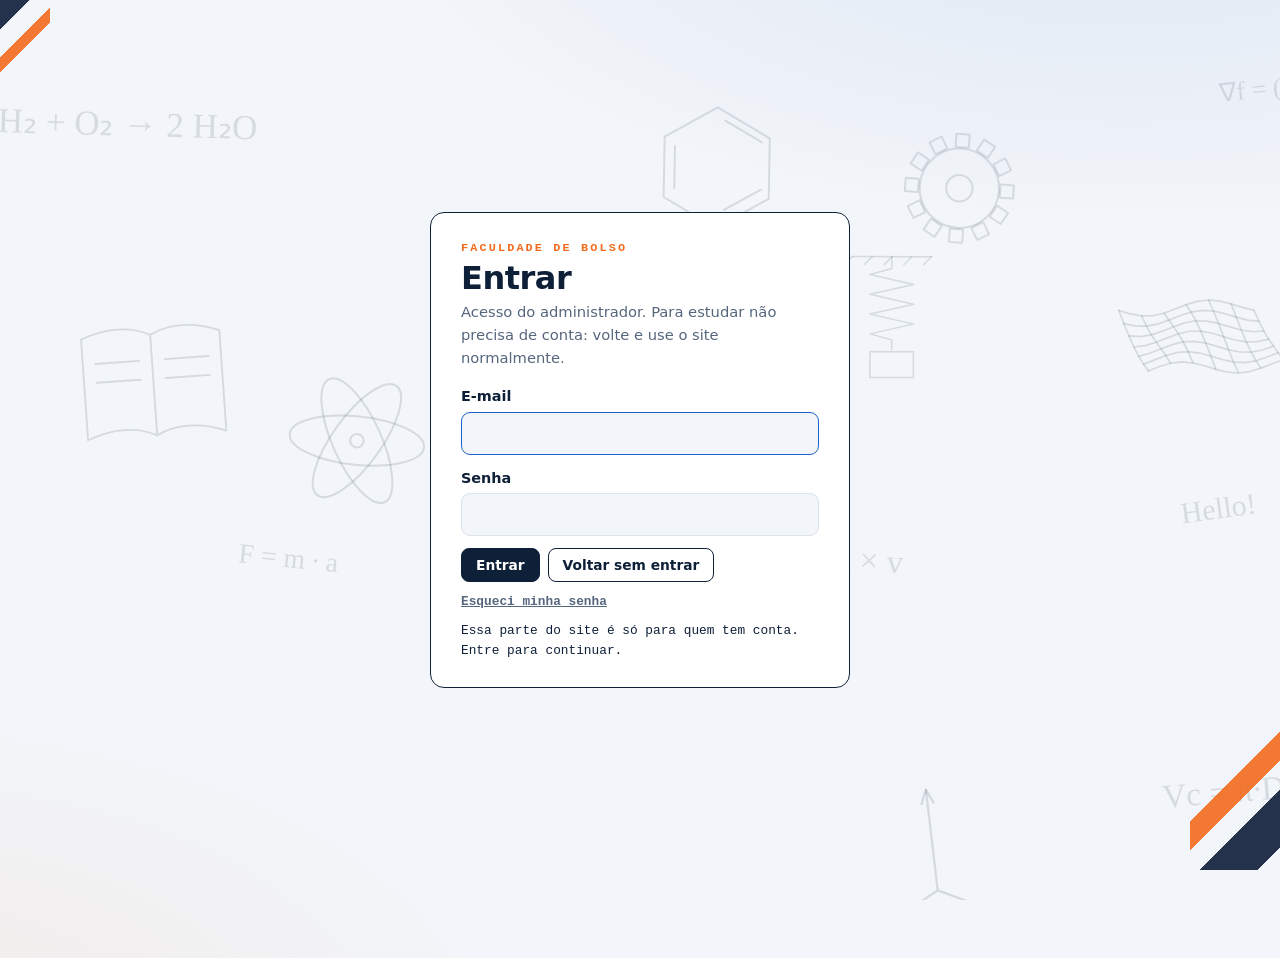
<file: materias/ingles/oficina-de-ingles.html>
<!doctype html>
<html lang="pt-BR">
<head>
<meta charset="utf-8">
<script src="../../js/so-login.js"></script>
<meta http-equiv="Content-Security-Policy" content="default-src 'self'; script-src 'self' 'unsafe-inline' https://cdn.jsdelivr.net; style-src 'self' 'unsafe-inline' https://fonts.googleapis.com; font-src 'self' data: https://fonts.gstatic.com; img-src 'self' data: blob: https:; media-src 'self' data: blob: https:; connect-src 'self' https://*.supabase.co wss://*.supabase.co; frame-src https://open.spotify.com https://www.youtube.com; worker-src 'self' blob:; manifest-src 'self'; base-uri 'self'; form-action 'self'; object-src 'none'">
<meta name="viewport" content="width=device-width, initial-scale=1, viewport-fit=cover">
<title>Oficina de Inglês</title>
<link rel="preconnect" href="https://fonts.googleapis.com">
<link rel="preconnect" href="https://fonts.gstatic.com" crossorigin>
<link rel="stylesheet" href="https://fonts.googleapis.com/css2?family=Plus+Jakarta+Sans:wght@500;600;700;800&amp;family=Inter:wght@400;500;600;700&amp;family=Caveat:wght@500;700&amp;family=JetBrains+Mono:wght@400;600&amp;family=STIX+Two+Text:ital,wght@0,500;1,500&amp;display=swap">
<link rel="icon" type="image/png" href="../../icons/logo-favicon-64.png">
<style>
/* Layout: prancheta técnica — folha milimetrada, carimbos de desenho técnico nas fórmulas, uma coluna de leitura com laboratório 3D */
:root{
  --paper:#EEF2F5; --sheet:#FFFFFF; --ink:#13233A; --ink2:#4B5C71; --line:#CFD9E2; --grid:rgba(19,35,58,.055);
  --c1:#D9531A; --c2:#0C8587; --c3:#6447BE; --ok:#2A7F3E; --bad:#BF3328; --hl:rgba(217,83,26,.10); --hl2:rgba(12,133,135,.10);
  --f-disp:"Bricolage Grotesque", "Trebuchet MS", system-ui, sans-serif, "Cambria Math", "STIX Two Text";
  --f-body:"Atkinson Hyperlegible", "Segoe UI", system-ui, sans-serif, "Cambria Math", "STIX Two Text", "Segoe UI Symbol";
  --f-mono:"JetBrains Mono", ui-monospace, Consolas, monospace, "Cambria Math", "STIX Two Text";
  --f-math:"STIX Two Text", "Cambria Math", "Times New Roman", serif;
}
@media (prefers-color-scheme: dark){:root:not([data-theme="light"]){
  --paper:#0B1624; --sheet:#112034; --ink:#E4EDF6; --ink2:#9BAFC4; --line:#24384F; --grid:rgba(140,185,230,.07);
  --c1:#FF7B3F; --c2:#3CC6C8; --c3:#A88CFF; --ok:#5DC46F; --bad:#FF6E61; --hl:rgba(255,123,63,.13); --hl2:rgba(60,198,200,.12); color-scheme:dark}}
:root[data-theme="dark"]{
  --paper:#0B1624; --sheet:#112034; --ink:#E4EDF6; --ink2:#9BAFC4; --line:#24384F; --grid:rgba(140,185,230,.07);
  --c1:#FF7B3F; --c2:#3CC6C8; --c3:#A88CFF; --ok:#5DC46F; --bad:#FF6E61; --hl:rgba(255,123,63,.13); --hl2:rgba(60,198,200,.12); color-scheme:dark}

*{box-sizing:border-box}
[hidden]{display:none!important}
body{margin:0}
body{background:var(--paper);color:var(--ink);font:16px/1.6 var(--f-body);
  background-image:linear-gradient(var(--grid) 1px,transparent 1px),linear-gradient(90deg,var(--grid) 1px,transparent 1px);
  background-size:24px 24px;}
body::before{content:"";position:fixed;inset:0 0 auto;height:env(safe-area-inset-top,0px);z-index:10;background:var(--sheet)}
h1,h2,h3{font-family:var(--f-disp);line-height:1.15;text-wrap:balance;margin:0}
h2{font-size:clamp(1.7rem,5vw,2.4rem);font-weight:800;letter-spacing:-.01em}
h3{font-size:1.25rem;font-weight:700;margin-top:2.2rem}
p{margin:.6rem 0}
a{color:var(--c2)}
i.m,.m{font-family:var(--f-math);font-style:italic}
:focus-visible{outline:2.5px solid var(--c1);outline-offset:2px}

/* header */
header{position:sticky;top:env(safe-area-inset-top,0px);z-index:20;background:var(--sheet);border-bottom:1px solid var(--line)}
.hwrap{max-width:960px;margin:0 auto;padding-left:max(16px,env(safe-area-inset-left,0px));padding-right:max(16px,env(safe-area-inset-right,0px));padding-block:10px 0}
.brand{display:flex;align-items:center;gap:10px;justify-content:space-between}
.brand a{font-family:var(--f-disp);font-weight:800;font-size:1.15rem;color:var(--ink);text-decoration:none;display:flex;align-items:center;gap:8px}
.logo{width:26px;height:26px}
.prog{font-family:var(--f-mono);font-size:.75rem;color:var(--ink2);display:flex;align-items:center;gap:8px}
.bar{width:90px;height:6px;border-radius:3px;background:var(--line);overflow:hidden}
.bar i{display:block;height:100%;background:var(--c2);width:0;transition:width .4s}
nav{display:flex;gap:4px;overflow-x:auto;padding-block:8px;scrollbar-width:none}
nav::-webkit-scrollbar{display:none}
nav a{flex:none;font-size:.86rem;font-weight:700;text-decoration:none;color:var(--ink2);padding:6px 11px;border-radius:999px;border:1px solid transparent;white-space:nowrap}
nav a:hover{color:var(--ink);border-color:var(--line)}
nav a.on{background:var(--ink);color:var(--sheet)}
nav a .dn{display:inline-block;width:7px;height:7px;border-radius:50%;background:var(--ok);margin-left:5px;vertical-align:middle}

main{max-width:960px;margin:0 auto;padding-left:max(16px,env(safe-area-inset-left,0px));padding-right:max(16px,env(safe-area-inset-right,0px));padding-block:28px 80px}
.view{display:block}
.read{max-width:700px}
.eyebrow{font-family:var(--f-mono);font-size:.75rem;letter-spacing:.12em;text-transform:uppercase;color:var(--c1);font-weight:600}
.lede{font-size:1.12rem;color:var(--ink2);max-width:62ch}

/* hero */
.hero{display:grid;grid-template-columns:1.1fr 1fr;gap:28px;align-items:center;margin-bottom:36px}
.hero h1{font-size:clamp(2.2rem,7vw,3.9rem);font-weight:800;letter-spacing:-.025em}
.hero h1 em{font-style:normal;color:var(--c1)}
.hero .cv{aspect-ratio:1/1;max-width:100%}
@media (max-width:720px){.hero{grid-template-columns:1fr}}

/* trilha */
.trail{display:grid;grid-template-columns:repeat(auto-fill,minmax(240px,1fr));gap:12px;margin-top:18px}
.stop{display:grid;grid-template-columns:auto 1fr;gap:4px 12px;align-items:start;padding:14px 16px;background:var(--sheet);border:1px solid var(--line);border-radius:10px;text-decoration:none;color:var(--ink);transition:transform .15s,border-color .15s}
.stop:hover{transform:translateY(-2px);border-color:var(--c2)}
.stop .n{grid-row:span 2;font-family:var(--f-mono);font-weight:600;font-size:.8rem;width:30px;height:30px;border-radius:50%;display:grid;place-items:center;border:1.5px solid var(--ink2);color:var(--ink2)}
.stop.done .n{background:var(--ok);border-color:var(--ok);color:var(--sheet)}
.stop b{font-family:var(--f-disp);font-size:1.05rem}
.stop span{font-size:.88rem;color:var(--ink2);line-height:1.4}

/* blocos */
.fx{position:relative;background:var(--sheet);border:1.5px solid var(--ink);border-radius:4px;margin:20px 0;padding:30px 18px 16px;overflow-x:auto}
.fx .tag{position:absolute;top:0;left:0;font-family:var(--f-mono);font-size:.68rem;letter-spacing:.08em;text-transform:uppercase;background:var(--ink);color:var(--sheet);padding:3px 9px;border-bottom-right-radius:4px}
.fx .eq{font-family:var(--f-math);font-size:1.45rem;text-align:center;padding:6px 0 10px;white-space:nowrap}
.fx .eq i{font-style:italic}
.legend{display:grid;grid-template-columns:auto 1fr;gap:4px 14px;font-size:.93rem;border-top:1px dashed var(--line);padding-top:10px;margin:0}
.legend dt{font-family:var(--f-math);font-style:italic;font-size:1.05rem;color:var(--c1);white-space:nowrap}
.legend dd{margin:0;color:var(--ink2)}
.fr{display:inline-flex;flex-direction:column;vertical-align:middle;text-align:center;margin:0 .15em}
.fr>span:first-child{border-bottom:1.5px solid currentColor;padding:0 .25em .05em}
.fr>span:last-child{padding:.05em .25em 0}
.rt{white-space:nowrap}.rt::before{content:"√"}.rt>span{border-top:1.5px solid currentColor;padding:0 .1em}
.v{position:relative}
.ofi{background:var(--hl2);border-radius:8px;padding:12px 16px;margin:18px 0}
.ofi .k,.cuid .k{font-family:var(--f-mono);font-size:.7rem;letter-spacing:.12em;text-transform:uppercase;font-weight:600;color:var(--c2);display:block;margin-bottom:2px}
.cuid{border:1px solid var(--line);background:var(--sheet);border-radius:8px;padding:12px 16px 12px;margin:18px 0;position:relative;overflow:hidden}
.cuid::before{content:"";position:absolute;inset:0 0 auto;height:6px;background:repeating-linear-gradient(-45deg,#E8B511 0 8px,#1b1b1b 8px 16px)}
.cuid .k{color:var(--c1);margin-top:4px}
ol.recipe{counter-reset:s;list-style:none;padding:0;margin:14px 0;display:grid;gap:8px}
ol.recipe>li{counter-increment:s;display:grid;grid-template-columns:30px 1fr;gap:10px;align-items:start}
ol.recipe>li::before{content:counter(s);font-family:var(--f-mono);font-weight:600;font-size:.8rem;width:26px;height:26px;border-radius:50%;background:var(--c1);color:var(--sheet);display:grid;place-items:center;margin-top:1px}
code,.mono{font-family:var(--f-mono);font-size:.9em}
.tbl{overflow-x:auto;margin:14px 0}
table{border-collapse:collapse;width:100%;font-size:.93rem;background:var(--sheet)}
th,td{border:1px solid var(--line);padding:7px 10px;text-align:left;vertical-align:top}
th{font-family:var(--f-mono);font-size:.72rem;letter-spacing:.06em;text-transform:uppercase;color:var(--ink2)}

/* exemplo passo a passo */
.ex{background:var(--sheet);border:1px solid var(--line);border-radius:10px;padding:16px;margin:18px 0}
.ex .q{font-weight:700}
.ex ol{margin:10px 0 0;padding-left:1.3em;display:grid;gap:8px}
.ex ol li{padding-left:4px}
.ex ol li.hid{display:none}
.ex .ans{display:none;margin-top:10px;padding:8px 12px;background:var(--hl);border-radius:6px;font-weight:700}
.ex.all .ans{display:block}
.btns{display:flex;flex-wrap:wrap;gap:8px;margin-top:12px}
button,.btn{font:700 .88rem var(--f-body);border-radius:8px;padding:8px 14px;cursor:pointer;border:1.5px solid var(--ink);background:var(--ink);color:var(--sheet)}
button.ghost{background:transparent;color:var(--ink)}
button:disabled{opacity:.4;cursor:default}
button:hover:not(:disabled){filter:brightness(1.1)}

/* calculadoras */
.calc{background:var(--sheet);border:1.5px solid var(--c2);border-radius:10px;padding:16px;margin:24px 0}
.calc h4{margin:0 0 4px;font-family:var(--f-disp);font-size:1.1rem;color:var(--c2)}
.calc .hint{font-size:.85rem;color:var(--ink2);margin:0 0 10px}
.fields{display:grid;grid-template-columns:repeat(auto-fill,minmax(170px,1fr));gap:10px}
.fields label{display:grid;gap:3px;font-size:.8rem;font-weight:700;color:var(--ink2)}
input[type=text],select{font:500 1rem var(--f-mono);padding:8px 10px;border-radius:6px;border:1.5px solid var(--line);background:var(--paper);color:var(--ink);width:100%;min-width:0}
input[type=text]:focus{border-color:var(--c2);outline:none}
.out{margin-top:12px;border-top:1px dashed var(--line);padding-top:10px;font-size:.95rem}
.out ol{margin:0;padding-left:1.3em;display:grid;gap:5px}
.out .res{margin-top:8px;font-weight:700;padding:8px 12px;border-radius:6px;background:var(--hl2)}
.out .err{color:var(--bad);font-weight:700}
.seg{display:flex;flex-wrap:wrap;gap:6px;margin-bottom:10px}
.seg button{background:transparent;color:var(--ink2);border-color:var(--line);font-size:.82rem;padding:6px 11px}
.seg button.on{background:var(--c2);border-color:var(--c2);color:var(--sheet)}
.done-btn{margin-top:36px;display:flex;align-items:center;gap:12px;flex-wrap:wrap;padding-top:18px;border-top:1px solid var(--line)}
.done-btn button.isdone{background:var(--ok);border-color:var(--ok)}

/* 3D */
.cv{position:relative;width:100%;border:1px solid var(--line);border-radius:10px;background:var(--sheet);overflow:hidden;touch-action:none}
.cv canvas{display:block;width:100%;height:100%;cursor:grab}
.cv .ctl{position:absolute;right:8px;bottom:8px;display:flex;gap:6px}
.cv .ctl button{padding:4px 10px;font-size:.85rem;background:var(--sheet);color:var(--ink);border-color:var(--line)}
.cv .lbl{position:absolute;left:10px;top:8px;font-family:var(--f-mono);font-size:.7rem;color:var(--ink2)}
.labgrid{display:grid;grid-template-columns:1.4fr 1fr;gap:18px;align-items:start}
.labgrid .cv{aspect-ratio:4/3.4}
@media (max-width:760px){.labgrid{grid-template-columns:1fr}}
.presets{display:flex;flex-wrap:wrap;gap:6px}
.presets button{font-size:.8rem;padding:6px 10px;background:transparent;color:var(--ink);border-color:var(--line)}
.objlist{list-style:none;padding:0;margin:10px 0;display:grid;gap:6px;font-size:.88rem}
.objlist li{display:flex;align-items:center;gap:8px;background:var(--paper);border-radius:6px;padding:6px 8px}
.objlist li .sw{width:12px;height:12px;border-radius:3px;flex:none}
.objlist li span{flex:1;min-width:0;font-family:var(--f-mono);font-size:.8rem;overflow-wrap:anywhere}
.objlist li button{padding:2px 8px;font-size:.75rem;background:transparent;color:var(--bad);border-color:var(--line)}
.inline-cv{aspect-ratio:16/10;margin:16px 0}

/* fluxograma */
.flow{display:grid;gap:10px;margin:16px 0}
.node{background:var(--sheet);border:1.5px solid var(--ink);border-radius:8px;padding:10px 14px}
.node b{font-family:var(--f-disp)}
.branch{display:grid;grid-template-columns:1fr 1fr;gap:10px}
.leaf{border-radius:8px;padding:10px 12px;font-size:.92rem;border:1.5px solid var(--line);background:var(--sheet)}
.leaf b{display:block;font-family:var(--f-disp);font-size:1rem}
.leaf.a b{color:var(--c1)}.leaf.b b{color:var(--c2)}.leaf.c b{color:var(--c3)}
.arrow{text-align:center;font-family:var(--f-mono);color:var(--ink2);font-size:.8rem}
@media (max-width:520px){.branch{grid-template-columns:1fr}}

/* lista */
.qitem{background:var(--sheet);border:1px solid var(--line);border-radius:10px;margin:12px 0;overflow:hidden}
.qitem summary{cursor:pointer;padding:14px 16px;display:grid;grid-template-columns:auto 1fr;gap:12px;align-items:start;list-style:none}
.qitem summary::-webkit-details-marker{display:none}
.qitem summary .qn{font-family:var(--f-mono);font-weight:600;font-size:.8rem;background:var(--ink);color:var(--sheet);border-radius:5px;padding:2px 8px;margin-top:2px}
.qitem[open] summary{border-bottom:1px dashed var(--line)}
.qitem .body{padding:6px 16px 16px}
.qitem .tagt{font-family:var(--f-mono);font-size:.72rem;color:var(--c2);margin-top:4px;display:block}
.part{margin-top:14px}
.part h5{margin:0;font-family:var(--f-disp);font-size:1rem}

/* quiz */
.qz{background:var(--sheet);border:1px solid var(--line);border-radius:10px;padding:16px;margin:14px 0}
.qz .opts{display:grid;gap:8px;margin-top:10px}
.qz .opts button{text-align:left;background:var(--paper);color:var(--ink);border:1.5px solid var(--line);font-weight:400}
.qz .opts button.right{border-color:var(--ok);background:color-mix(in srgb,var(--ok) 14%,var(--sheet))}
.qz .opts button.wrong{border-color:var(--bad);background:color-mix(in srgb,var(--bad) 12%,var(--sheet))}
.qz .why{margin-top:10px;font-size:.93rem;color:var(--ink2)}
.score{position:sticky;top:calc(env(safe-area-inset-top,0px) + 96px);z-index:5;display:flex;justify-content:space-between;align-items:center;gap:10px;background:var(--ink);color:var(--sheet);border-radius:10px;padding:10px 16px;font-family:var(--f-mono);font-size:.9rem}
.score button{background:var(--sheet);color:var(--ink);border-color:var(--sheet);padding:4px 10px;font-size:.8rem}

/* cola */
.cola{display:grid;grid-template-columns:repeat(auto-fill,minmax(280px,1fr));gap:12px}
.cola .fx{margin:0}
.cola .fx .eq{font-size:1.2rem}
.cola p{font-size:.85rem;color:var(--ink2);margin:6px 0 0}

/* demo escalar */
.dot2d{display:grid;grid-template-columns:200px 1fr;gap:16px;align-items:center;background:var(--sheet);border:1px solid var(--line);border-radius:10px;padding:14px;margin:18px 0}
.dot2d canvas{width:200px;height:200px;max-width:100%}
.dot2d input[type=range]{width:100%;accent-color:var(--c1)}
.verdict{font-family:var(--f-disp);font-size:1.2rem;font-weight:700}
@media (max-width:520px){.dot2d{grid-template-columns:1fr;justify-items:center}}
footer{max-width:960px;margin:0 auto;padding-left:max(16px,env(safe-area-inset-left,0px));padding-right:max(16px,env(safe-area-inset-right,0px));padding-block:0 30px;color:var(--ink2);font-size:.8rem;font-family:var(--f-mono)}
@media (prefers-reduced-motion:reduce){*{transition:none!important;animation:none!important}}

/* física */
.aula{background:var(--sheet);border:1.5px solid var(--c1);border-radius:10px;padding:14px 16px;margin:22px 0;position:relative}
.aula .k{font-family:var(--f-mono);font-size:.7rem;letter-spacing:.12em;text-transform:uppercase;font-weight:600;color:var(--sheet);background:var(--c1);padding:3px 8px;border-radius:4px;display:inline-block;margin-bottom:4px}
.queda{display:grid;grid-template-columns:70px 1fr;gap:16px;align-items:stretch;margin:10px 0}
.qcol{display:grid;grid-template-rows:1fr auto;justify-items:center;gap:4px}
.qtrack{position:relative;width:8px;min-height:190px;height:100%;background:var(--line);border-radius:4px}
.qball{position:absolute;left:50%;width:22px;height:22px;border-radius:50%;background:var(--c3);transform:translate(-50%,50%);bottom:100%}
.qlbl{font:600 .66rem var(--f-mono);color:var(--ink2);text-transform:uppercase}
.qinfo input[type=range]{width:100%;accent-color:var(--c1)}
.qbars{display:grid;gap:6px;margin-top:8px}
.qbars div{display:grid;grid-template-columns:34px 1fr 54px;gap:8px;align-items:center;font-family:var(--f-mono);font-size:.82rem}
.qbars i{display:block;height:14px;background:var(--line);border-radius:3px;overflow:hidden}
.qbars em{display:block;height:100%}
.qbars b{text-align:right}
.formas{display:flex;flex-wrap:wrap;gap:6px;margin:10px 0}
.formas span{--mc:var(--c1);border:1.5px solid var(--mc);border-radius:999px;padding:4px 12px;font-size:.85rem;background:color-mix(in srgb,var(--mc) 8%,var(--sheet))}
.formas b{font-family:var(--f-math);font-style:italic;color:var(--mc);margin-right:2px}
@media (max-width:480px){.queda{grid-template-columns:50px 1fr}}
.simctl{display:grid;grid-template-columns:repeat(auto-fill,minmax(200px,1fr));gap:8px 16px;margin:12px 0 4px;background:var(--sheet);border:1px solid var(--line);border-radius:10px;padding:12px 14px}
.simctl label{display:grid;gap:2px;font-size:.8rem;font-weight:700;color:var(--ink2)}
.simctl label b{color:var(--ink);font-family:var(--f-mono)}
.simctl input[type=range]{width:100%;accent-color:var(--c1)}
.simout{background:var(--sheet);border:1px solid var(--line);border-radius:10px;padding:10px 14px 12px;margin-bottom:10px}
.sim canvas{cursor:default}
.labgrid2{display:grid;grid-template-columns:repeat(auto-fit,minmax(min(100%,440px),1fr));gap:4px 24px}


.fx .eq{text-wrap:balance}
@media (max-width:560px){.fx .eq{white-space:normal;font-size:1.18rem;line-height:1.5}}
.row-ctl{display:flex;flex-wrap:wrap;gap:12px 18px;align-items:center;margin:10px 0}
.row-ctl select{font:600 .9rem var(--f-body);padding:7px 10px;border:1.5px solid var(--line);border-radius:8px;background:var(--sheet);color:var(--ink);margin-left:6px;max-width:100%}
.row-ctl input[type=range]{accent-color:var(--c3)}
.labgrid2 .cv{min-height:260px}
.arvore{background:var(--sheet);border:1px solid var(--line);border-radius:10px;padding:14px;margin:16px 0;text-align:center;font-family:var(--f-math);font-style:italic;font-size:1.2rem;max-width:420px}
.arvore>div{display:flex;justify-content:space-around;margin:6px 0}
.arvore span,.arvore .nz{display:inline-grid;place-items:center;width:38px;height:38px;border-radius:50%;border:1.5px solid var(--ink);background:var(--paper,var(--sheet))}
.arvore .nz{margin:0 auto;background:var(--c1);color:var(--sheet);border-color:var(--c1)}
.arvore .nm span{border-color:var(--c2)}
.arvore p{font-family:var(--f-mono);font-style:normal;font-size:.78rem;color:var(--ink2);margin:8px 0 0}

/* escala fluida: acompanha a resolução de cada tela e usa a largura toda */
html{font-size:clamp(15px,calc(9.5px + .48vw),19px)}
body{font-size:1rem}
:root{--gut:clamp(16px,3vw,64px)}
.hwrap,main,footer{max-width:1760px!important;padding-left:max(var(--gut),env(safe-area-inset-left,0px))!important;padding-right:max(var(--gut),env(safe-area-inset-right,0px))!important}
.view.read{max-width:none}
.view.read>p,.view.read>ul,.view.read>ol,.view.read>h2,.view.read>h3,p.read,ol.read{max-width:82ch}
.lede{max-width:72ch}
.cv.sim{max-height:82vh}
.hero .cv{max-height:72vh;justify-self:center}
@media (min-width:1200px){nav{flex-wrap:wrap;overflow:visible}}

/* ===== Oficina de Inglês v2 · mais cor, mais jogo ===== */
:root{--a1:#0C8587;--a2:#D9531A;--b1:#6447BE;--gold:#E8B511}
@media (prefers-color-scheme: dark){:root:not([data-theme="light"]){--a1:#3CC6C8;--a2:#FF7B3F;--b1:#A88CFF;--gold:#F5C842}}
.lv-a1{--lc:var(--a1)}.lv-a2{--lc:var(--a2)}.lv-b1{--lc:var(--b1)}
.logo-badge{display:inline-grid;place-items:center;width:28px;height:28px;border-radius:7px;background:linear-gradient(135deg,var(--a1),var(--b1));color:#fff;font:800 .75rem var(--f-mono);letter-spacing:.02em}
.xpchip{display:grid;grid-template-columns:auto auto;grid-template-areas:"l t" "b x";gap:2px 8px;align-items:center;text-decoration:none;color:var(--ink);background:var(--paper);border:1.5px solid var(--line);border-radius:12px;padding:5px 10px;min-width:170px}
.tab[data-tab=aprender] .gram{max-width:980px}
.xpchip b{white-space:nowrap;grid-area:l;font:800 .9rem var(--f-disp);color:var(--c1)}.xpchip span{grid-area:t;font:600 .72rem var(--f-mono);color:var(--ink2);white-space:nowrap}
.xpchip i{grid-area:b;display:block;height:6px;border-radius:3px;background:var(--line);overflow:hidden;min-width:70px}.xpchip i em{display:block;height:100%;background:linear-gradient(90deg,var(--gold),var(--c1))}
.xpchip small{grid-area:x;font:600 .68rem var(--f-mono);color:var(--ink2)}
.hero2{display:grid;grid-template-columns:1.15fr 1fr;gap:28px;align-items:center;margin-bottom:30px;position:relative}
.hero2 h1{font-size:clamp(2.4rem,7vw,4.2rem);font-weight:800;letter-spacing:-.03em;line-height:1.02}
.hero2 h1 em{font-style:normal;background:linear-gradient(90deg,var(--a1),var(--b1) 55%,var(--a2));-webkit-background-clip:text;background-clip:text;color:transparent}
.btn.big{font-size:1.05rem;padding:12px 20px}
a.btn{text-decoration:none;display:inline-flex;align-items:center;gap:6px}
a.btn.ghost{background:transparent;color:var(--ink);border:1.5px solid var(--ink)}
.hero2-card{display:grid;gap:12px}
.nextcard{display:grid;gap:6px;border-radius:16px;padding:20px;color:#fff;background:linear-gradient(135deg,var(--lc),color-mix(in srgb,var(--lc) 55%,#13233A));box-shadow:0 14px 34px color-mix(in srgb,var(--lc) 35%,transparent)}
.nextcard .mono{font-size:.72rem;letter-spacing:.14em;text-transform:uppercase;opacity:.85}
.nextcard b{font:800 1.7rem var(--f-disp);line-height:1.1}.nextcard span{opacity:.9}
.nextcard .btn{justify-self:start;margin-top:6px;background:#fff;color:#13233A;border-color:#fff}
.minipop{display:flex;gap:10px;align-items:center;background:var(--sheet);border:1px dashed var(--line);border-radius:12px;padding:10px 14px;font-size:.92rem}
.steps3{display:grid;grid-template-columns:repeat(3,1fr);gap:8px}
.s3{display:grid;gap:4px;text-decoration:none;color:var(--ink);border:1.5px solid var(--line);border-radius:12px;padding:10px;text-align:center;background:var(--sheet)}
.s3 b{font:800 1.3rem var(--f-disp);color:var(--lc)}.s3 span{font:600 .72rem var(--f-mono);color:var(--ink2)}
.s3 i{display:block;height:6px;border-radius:3px;background:var(--line);overflow:hidden}.s3 i em{display:block;height:100%;background:var(--lc)}
.s3.full{border-color:var(--lc)}
.mapa{display:grid;gap:18px;margin:12px 0 26px}
.lvrow{background:var(--sheet);border:1px solid var(--line);border-radius:16px;padding:16px;border-top:5px solid var(--lc)}
.lvhead{display:grid;grid-template-columns:auto 1fr auto;gap:14px;align-items:center;margin-bottom:12px}
.lvhead .lvid{font:800 2.2rem var(--f-disp);color:var(--lc);line-height:1}
.lvhead b{font:800 1.2rem var(--f-disp);display:block}.lvhead small{color:var(--ink2)}
.lvk{font:700 .9rem var(--f-mono);color:var(--lc);background:color-mix(in srgb,var(--lc) 12%,var(--sheet));border-radius:999px;padding:4px 10px}
.trilha{display:grid;grid-template-columns:repeat(auto-fill,minmax(min(100%,190px),1fr));gap:10px}
.node{display:grid;grid-template-columns:auto 1fr;gap:2px 10px;align-items:center;text-decoration:none;color:var(--ink);background:var(--paper);border:1.5px solid var(--line);border-radius:12px;padding:10px 12px;transition:transform .15s,border-color .15s,box-shadow .15s}
.node:hover{transform:translateY(-3px);border-color:var(--lc);box-shadow:0 8px 18px color-mix(in srgb,var(--lc) 20%,transparent)}
.node .nn{grid-row:span 2;width:34px;height:34px;border-radius:50%;display:grid;place-items:center;font:800 .95rem var(--f-disp);border:2px solid var(--lc);color:var(--lc);background:var(--sheet)}
.node b{font-size:.95rem;line-height:1.2}.node small{font-size:.76rem;color:var(--ink2);line-height:1.3;display:-webkit-box;-webkit-line-clamp:2;-webkit-box-orient:vertical;overflow:hidden}
.node.done .nn{background:var(--lc);color:#fff}
.node.next{border-color:var(--lc);box-shadow:0 0 0 3px color-mix(in srgb,var(--lc) 22%,transparent)}
.node.next .nn{animation:pulse 1.6s ease-in-out infinite}
@keyframes pulse{50%{transform:scale(1.12)}}
.duo{display:grid;grid-template-columns:repeat(auto-fit,minmax(min(100%,420px),1fr));gap:10px 34px}
.banner{display:flex;justify-content:space-between;align-items:center;gap:16px;border-radius:18px;padding:22px clamp(18px,3vw,30px);margin:6px 0 18px;color:#fff;background:linear-gradient(135deg,var(--lc,var(--c2)),color-mix(in srgb,var(--lc,var(--c2)) 50%,#13233A));overflow:hidden;position:relative}
.banner .eyebrow{color:#fff;opacity:.85}.banner h2{color:#fff;font-size:clamp(1.6rem,4vw,2.5rem);margin:.2rem 0}.banner p{margin:.2rem 0 0;opacity:.92;max-width:70ch}
.bnum{font:800 clamp(3.5rem,10vw,7rem) var(--f-disp);opacity:.22;line-height:.8;flex:none}
.big-emoji{font-size:clamp(3rem,8vw,5rem);flex:none;filter:drop-shadow(0 6px 10px rgba(0,0,0,.25))}
.b-arc{--lc:#6447BE}.b-pop{--lc:#C23A55}.b-tec{--lc:#8A6A14}.b-pro{--lc:#0C8587}.b-niv{--lc:#D9531A}.b-trof{--lc:#B7791F}
.bchips{display:flex;flex-wrap:wrap;gap:8px;margin-top:12px}
.bchips a,.bchips span{font:600 .76rem var(--f-mono);color:#fff;background:rgba(255,255,255,.18);border-radius:999px;padding:4px 10px;text-decoration:none}
.tabs2{display:flex;gap:6px;flex-wrap:wrap;position:sticky;top:calc(env(safe-area-inset-top,0px) + 92px);z-index:4;background:var(--paper);padding:8px 0;margin-bottom:6px}
.tabs2 button{background:var(--sheet);color:var(--ink);border:1.5px solid var(--line);border-radius:999px;font-weight:700;padding:8px 16px}
.tabs2 button.on{background:var(--ink);color:var(--sheet);border-color:var(--ink)}
.tabs2 small{font:700 .7rem var(--f-mono);background:var(--c1);color:#fff;border-radius:999px;padding:1px 6px;margin-left:4px}
.gram{background:var(--sheet);border:1px solid var(--line);border-left:5px solid var(--lc,var(--c2));border-radius:12px;padding:14px 18px;margin:12px 0}
.gram h4{margin:0 0 6px;font-family:var(--f-disp);font-size:1.1rem}
.gram p{margin:.4rem 0}.gram i{font-style:normal;font-weight:700;color:var(--c3)}
.gram table{border-collapse:collapse;margin:8px 0;font-size:.95rem}
.gram th,.gram td{border:1px solid var(--line);padding:6px 10px;text-align:left}
.gram th{font:600 .72rem var(--f-mono);text-transform:uppercase;letter-spacing:.06em;color:var(--ink2);background:var(--paper)}
#v-unit .tab{animation:fadein .25s ease}
@keyframes fadein{from{opacity:0;transform:translateY(6px)}}
h3 .mini{margin-left:8px;vertical-align:middle}
.mini{font-size:.75rem!important;padding:4px 10px!important}
.vgrid{display:grid;grid-template-columns:repeat(auto-fill,minmax(min(100%,200px),1fr));gap:8px;margin:10px 0}
.vw{display:grid;grid-template-columns:1fr auto;gap:0 8px;text-align:left;background:var(--sheet);color:var(--ink);border:1.5px solid var(--line);border-radius:12px;padding:10px 12px;cursor:pointer;font:inherit;transition:transform .12s,border-color .12s}
.vw:hover{border-color:var(--lc,var(--c2));transform:translateY(-2px)}
.vw b{font-size:1.02rem;grid-column:1}.vw span{font-size:.85rem;color:var(--ink2);grid-column:1}.vw svg{grid-column:2;grid-row:1/3;align-self:center;color:var(--lc,var(--c2))}
.frases{display:grid;gap:8px;margin:10px 0}
.fr{display:grid;grid-template-columns:auto 1fr auto;gap:10px;align-items:center;background:var(--sheet);border:1px solid var(--line);border-radius:12px;padding:10px 12px}
.fr b{display:block}.fr span{font-size:.88rem;color:var(--ink2);transition:filter .2s}
.fpt.blur{filter:blur(5px)}.fpt.blur:hover{filter:none}
.hidept{display:inline-flex;gap:6px;align-items:center;font-size:.8rem;color:var(--ink2);margin:4px 0 10px}
.spk{width:34px;height:34px;padding:0!important;display:inline-grid;place-items:center;border-radius:50%!important;background:color-mix(in srgb,var(--c2) 14%,var(--sheet))!important;color:var(--c2)!important;border:1px solid color-mix(in srgb,var(--c2) 40%,transparent)!important;vertical-align:middle;cursor:pointer}
.mic2{width:34px;height:34px;padding:0!important;display:inline-grid;place-items:center;border-radius:50%!important;background:var(--paper)!important;color:var(--ink2)!important;border:1px solid var(--line)!important;cursor:pointer}
.mic2.rec,.micb.rec{background:var(--bad)!important;color:#fff!important;animation:pulse 1s infinite}
.mic2.okm{background:var(--ok)!important;color:#fff!important}
.pulse{animation:pulse .5s}
.exi{display:grid;grid-template-columns:auto 1fr;gap:12px;background:var(--sheet);border:1.5px solid var(--line);border-radius:12px;padding:12px 14px;margin:10px 0;transition:border-color .2s}
.exi.ok{border-color:var(--ok)}.exi.bad{border-color:var(--bad);animation:shake .3s}
@keyframes shake{25%{transform:translateX(-4px)}75%{transform:translateX(4px)}}
.exn{font:600 .8rem var(--f-mono);width:28px;height:28px;border-radius:50%;display:grid;place-items:center;border:1.5px solid var(--line)}
.exi.ok .exn{background:var(--ok);border-color:var(--ok);color:var(--sheet)}.exi.bad .exn{border-color:var(--bad);color:var(--bad)}
.exb p{margin:2px 0 8px}
.exb input,.din,.sbox{width:100%;max-width:520px;font:1.05rem var(--f-body);padding:10px 12px;border:1.5px solid var(--line);border-radius:10px;background:var(--paper);color:var(--ink)}
.exb input:focus,.din:focus{outline:none;border-color:var(--c2)}
.exi .opts,.pool{display:flex;flex-wrap:wrap;gap:6px}
.exi .opts button,.pool button,.ropts button{background:var(--paper);color:var(--ink);border:1.5px solid var(--line);font-weight:600;padding:8px 13px;border-radius:10px}
.exi .opts button.sel{border-color:var(--ink);background:var(--sheet)}
.right{border-color:var(--ok)!important;background:color-mix(in srgb,var(--ok) 16%,var(--sheet))!important}
.wrong{border-color:var(--bad)!important;background:color-mix(in srgb,var(--bad) 14%,var(--sheet))!important}
.pool button:disabled{opacity:.3}
.pw{display:inline-flex;gap:4px;align-items:center}
.built{min-height:2.2em;border-bottom:2px dashed var(--line);margin:4px 0 10px;font-size:1.1rem;font-weight:700;padding:4px 2px}
.gap{font-family:var(--f-mono);color:var(--c1)}
.why{margin-top:8px;font-size:.92rem}.okc{color:var(--ok)}.badc{color:var(--bad)}.muted{color:var(--ink2)}
/* jogos */
.games{display:grid;grid-template-columns:repeat(auto-fill,minmax(min(100%,190px),1fr));gap:10px;margin:10px 0 16px}
.gcard{display:grid;gap:4px;justify-items:start;text-align:left;background:var(--sheet);color:var(--ink);border:1.5px solid var(--line);border-radius:14px;padding:14px;cursor:pointer;transition:transform .15s,border-color .15s}
.gcard:hover,.gcard.on{transform:translateY(-3px);border-color:var(--c3)}
.gcard span{font-size:1.9rem}.gcard b{font:800 1.05rem var(--f-disp)}.gcard small{color:var(--ink2);font-size:.85rem}
.gstage{background:var(--sheet);border:1.5px solid var(--ink);border-radius:16px;padding:16px;margin:8px 0 20px}
.ghead{display:flex;justify-content:space-between;gap:10px;flex-wrap:wrap;margin-bottom:12px}.ghead b{font:800 1.15rem var(--f-disp)}.ghead .mono{font-size:.82rem;color:var(--ink2)}
.mgrid{display:grid;grid-template-columns:repeat(4,1fr);gap:10px;max-width:720px}
@media (max-width:560px){.mgrid{grid-template-columns:repeat(3,1fr)}}
.mc{position:relative;aspect-ratio:4/3;border:0!important;background:transparent!important;padding:0!important;perspective:600px;cursor:pointer}
.mc span{position:absolute;inset:0;display:grid;place-items:center;border-radius:12px;backface-visibility:hidden;transition:transform .35s;padding:6px;text-align:center;font-weight:700;font-size:.9rem;line-height:1.2}
.mc .front{background:linear-gradient(135deg,var(--c3),var(--c2));color:#fff;font:800 1.6rem var(--f-disp)}
.mc .back{background:var(--paper);color:var(--ink);border:1.5px solid var(--line);transform:rotateY(180deg)}.mc .back.en{color:var(--c3)}
.mc.flip .front{transform:rotateY(180deg)}.mc.flip .back{transform:rotateY(360deg)}
.mc.ok .back{border-color:var(--ok);background:color-mix(in srgb,var(--ok) 14%,var(--sheet))}
.gwin{margin-top:14px;font:700 1.05rem var(--f-body);display:flex;gap:8px;align-items:center;flex-wrap:wrap}
.rtimer{height:8px;border-radius:4px;background:var(--line);overflow:hidden;margin-bottom:12px}.rtimer i{display:block;height:100%;width:100%;background:linear-gradient(90deg,var(--ok),var(--gold),var(--bad));transition:width 1s linear}
.rword{font:800 clamp(1.5rem,4vw,2.2rem) var(--f-disp);display:flex;gap:10px;align-items:center;flex-wrap:wrap;margin:6px 0 12px}
.ropts{display:grid;grid-template-columns:repeat(2,minmax(0,1fr));gap:8px;max-width:640px}
.crane{max-width:300px}.crane svg{width:100%;height:auto}
.hword{display:flex;flex-wrap:wrap;gap:6px;margin:10px 0}.hword i{font:800 1.5rem var(--f-mono);font-style:normal;width:1.4em;text-align:center;border-bottom:3px solid var(--ink);min-height:1.5em}.hword i.sp{border:0}
.kbd{display:grid;grid-template-columns:repeat(auto-fill,minmax(38px,1fr));gap:5px;max-width:560px}
.kbd button{padding:8px 0;font:700 .95rem var(--f-mono);background:var(--paper);color:var(--ink);border:1.5px solid var(--line);border-radius:8px}
.micb{background:var(--c3)!important;border-color:var(--c3)!important;display:inline-flex;gap:6px;align-items:center}
/* playlist */
.popgrid{display:grid;grid-template-columns:repeat(auto-fill,minmax(min(100%,280px),1fr));gap:12px;margin:12px 0}
.popc{display:grid;gap:8px;align-content:start;background:var(--sheet);border:1.5px solid var(--line);border-radius:16px;padding:14px;border-top:5px solid var(--pc)}
.t-musica{--pc:#C23A55}.t-filme{--pc:#2F6FD0}.t-livro{--pc:#2A7F3E}.t-jogo{--pc:#6447BE}
.ph{display:grid;grid-template-columns:auto 1fr;gap:10px;align-items:center}
.pic{font-size:1.6rem;width:46px;height:46px;border-radius:12px;display:grid;place-items:center;background:color-mix(in srgb,var(--pc) 14%,var(--sheet))}
.ph b{display:block;font:800 1.05rem var(--f-disp);line-height:1.2}.ph small{color:var(--ink2);font-size:.82rem}
.popc p{margin:0;font-size:.93rem}
.pu{font:600 .74rem var(--f-mono);color:var(--pc);text-decoration:none}
.minha{background:var(--sheet);border:1.5px solid var(--line);border-radius:18px;padding:16px;margin:14px 0}
.mh{display:flex;justify-content:space-between;gap:12px;align-items:center;margin-bottom:10px}.mh h3{margin:2px 0}.mh p{margin:0;color:var(--ink2);font-size:.9rem}
.mprog{display:grid;justify-items:center;background:color-mix(in srgb,#1DB954 14%,var(--sheet));border-radius:14px;padding:8px 14px}.mprog b{font:800 1.3rem var(--f-disp);color:#1A9E48}.mprog span{font-size:.72rem;color:var(--ink2)}
.t-minha{--pc:#1DB954}.popc.est{opacity:.72}.popc.est .ph b::after{content:" ✓";color:#1A9E48}
.nv{font:700 .7rem var(--f-mono);border-radius:6px;padding:1px 6px;margin-left:6px;vertical-align:1px}.nv-A1{background:#D9F2DF;color:#1E6B33}.nv-A2{background:#FBEFC8;color:#7A5A00}.nv-B1{background:#F9D7D3;color:#8E2A20}
.vocm{display:flex;flex-wrap:wrap;gap:6px}.vocm button{font:600 .8rem var(--f-body);background:var(--paper);color:var(--ink);border:1px solid var(--line);border-radius:999px;padding:4px 10px;cursor:pointer}.vocm button small{color:var(--ink2);font-weight:500;margin-left:4px}
.estb{font:700 .8rem var(--f-body);background:transparent;color:var(--ink);border:1.5px solid var(--line);border-radius:999px;padding:5px 12px;cursor:pointer}.popc.est .estb{border-color:#1DB954;color:#1A9E48}
.minhab{font:700 .68rem var(--f-mono);color:#1A9E48;text-transform:uppercase;letter-spacing:.06em}
.pl{display:flex;gap:6px;flex-wrap:wrap}.pl a{font:700 .82rem var(--f-body);text-decoration:none;color:#fff;background:var(--pc);border-radius:999px;padding:6px 12px}
/* conquistas */
.xpbig{height:14px;border-radius:7px;background:var(--line);overflow:hidden;margin:4px 0 18px}.xpbig i{display:block;height:100%;background:linear-gradient(90deg,var(--gold),var(--c1))}
.badges{display:grid;grid-template-columns:repeat(auto-fill,minmax(min(100%,190px),1fr));gap:10px}
.badge{display:grid;gap:4px;justify-items:center;text-align:center;background:var(--sheet);border:1.5px dashed var(--line);border-radius:14px;padding:16px 12px;filter:grayscale(1);opacity:.55}
.badge.got{filter:none;opacity:1;border-style:solid;border-color:var(--gold);box-shadow:0 8px 20px color-mix(in srgb,var(--gold) 25%,transparent)}
.badge span{font-size:2.2rem}.badge b{font-family:var(--f-disp)}.badge small{color:var(--ink2);font-size:.82rem}
#confetti{position:fixed;inset:0;pointer-events:none;z-index:200;display:none}
.toastx{position:fixed;left:50%;bottom:22px;transform:translate(-50%,30px);opacity:0;z-index:150;background:var(--ink);color:var(--sheet);font-weight:700;border-radius:999px;padding:10px 18px;transition:.25s;pointer-events:none;max-width:90vw;text-align:center}
.toastx.on{opacity:1;transform:translate(-50%,0)}
@media (max-width:820px){.hero2{grid-template-columns:1fr}.xpchip{min-width:0;grid-template-areas:"l" "b";grid-template-columns:auto;padding:4px 8px}.xpchip i{min-width:56px}.xpchip span,.xpchip small{display:none}.tabs2{top:calc(env(safe-area-inset-top,0px) + 98px)}}
@media (prefers-reduced-motion:reduce){.node.next .nn,.mic2.rec,.micb.rec{animation:none}}
</style>
<link rel="stylesheet" href="../../css/fdb-v2.css">
<script src="../../js/tema.js?v=1"></script>
<script src="../../dados/aulas.js"></script>
<script src="../../js/fdb-ui.js" defer></script>
</head>
<body>
<header>
  <div class="hwrap">
    <div class="brand">
      <div style="display:flex;align-items:center;gap:10px;min-width:0"><a href="../../index.html#m-ingl" style="font-size:.8rem;font-weight:700;color:var(--ink2);text-decoration:none;margin-right:6px" aria-label="Voltar ao hub">← Hub</a><a href="#inicio"><span class="logo-badge">EN</span>Oficina de Inglês</a></div>
      <a class="xpchip" href="#conquistas" id="xpChip" title="Seu nível e conquistas"></a>
    </div>
    <nav id="nav">
      <a href="#inicio">Início</a>
      <a href="#A1" data-lv="A1">A1</a>
      <a href="#A2" data-lv="A2">A2</a>
      <a href="#B1" data-lv="B1">B1</a>
      <a href="#arcade">🎮 Arcade</a>
      <a href="#playlist">🎧 Playlist</a>
      <a href="#tecnico">🔧 Técnico</a>
      <a href="#pronuncia">🗣️ Pronúncia</a>
      <a href="#nivelamento">🎯 Nivelamento</a>
      <a href="#conquistas">🏆 Conquistas</a>
    </nav>
  </div>
</header>

<main>
<section class="view" id="v-inicio">
  <div class="hero2">
    <div class="hero2-txt">
      <div class="eyebrow">Projeto complementar · do zero ao B1</div>
      <h1>Learn English <em>like a game.</em></h1>
      <p class="lede">24 fases do zero ao B1. Em cada uma: a gramática explicada em português, palavras com áudio, exercícios que corrigem na hora, jogos e as músicas, filmes e jogos em que aquele inglês aparece. Ganhe XP, suba de nível e libere conquistas.</p>
      <div class="btns"><a class="btn big" id="goNext" href="#u01">▶ Começar</a><a class="btn ghost" href="#nivelamento">🎯 Nivelamento</a><a class="btn ghost" href="#arcade">🎮 Arcade</a></div>
    </div>
    <div class="hero2-card" id="levelBox"></div>
  </div>

  <h3>O mapa</h3>
  <div class="mapa" id="mapa"></div>

  <div class="duo">
    <div>
      <h3>Quanto tempo leva</h3>
      <p>O B1 é o nível em que você conversa sobre trabalho, experiências e planos e escreve e-mails simples. A Cambridge estima <b>350 a 400 horas</b> de estudo guiado desde o zero. As fases daqui são a espinha; o resto vem de ouvir e ler inglês de verdade, e é para isso que serve a playlist.</p>
      <div class="tbl"><table><tr><th>Ritmo</th><th>Até o A2</th><th>Até o B1</th></tr><tr><td>20 min por dia</td><td>≈ 18 meses</td><td>≈ 3 anos</td></tr><tr><td>40 min por dia</td><td>≈ 9 meses</td><td>≈ 1 ano e meio</td></tr><tr><td>1 h por dia</td><td>≈ 6 meses</td><td>≈ 1 ano</td></tr></table></div>
    </div>
    <div>
      <h3>Um plano que cabe na sua semana</h3>
      <ol class="recipe">
        <li><span><b>Dia útil, 15–20 min:</b> um pedaço da fase + as cartas do dia na aba Revisão do hub.</span></li>
        <li><span><b>No trajeto:</b> a música da fase, prestando atenção no que a dica pede.</span></li>
        <li><span><b>Fim de semana:</b> feche a fase, jogue no Arcade e veja 20 min de algo em inglês com legenda em inglês.</span></li>
      </ol>
      <div class="ofi"><span class="k">Voz</span><span id="ttsInfo"></span> <label class="mono" style="font-size:.8rem;display:inline-flex;gap:6px;align-items:center;margin-left:6px"><input type="checkbox" id="slowChk"> falar devagar</label></div>
    </div>
  </div>
</section>

<section class="view" id="v-level" hidden></section>
<section class="view" id="v-unit" hidden></section>

<section class="view" id="v-arcade" hidden>
  <div class="banner b-arc"><div><div class="eyebrow">Arcade</div><h2>Jogue com as palavras que você já viu</h2><p>Os jogos usam o vocabulário das fases que você abriu (ou o da fase 1, se ainda não abriu nenhuma).</p></div><span class="big-emoji">🎮</span></div>
  <div id="arcBox"></div>
</section>

<section class="view" id="v-playlist" hidden>
  <div class="banner b-pop"><div><div class="eyebrow">Playlist do curso</div><h2>Músicas, filmes, livros e jogos</h2><p>A sua playlist do Spotify primeiro, com o que reparar em cada música, depois as sugestões do curso. As letras ficam no YouTube e no Spotify: os botões abrem a busca.</p></div><span class="big-emoji">🎧</span></div>
  <div class="minha">
    <div class="mh"><div><div class="eyebrow">🎧 Sua playlist no Spotify</div><h3 id="mhTit">Ingles</h3><p id="mhSub"></p></div>
      <div class="mprog"><b id="mhPct">0 %</b><span>estudadas</span></div></div>
    <iframe id="spEmbed" title="Player da playlist Ingles no Spotify" loading="lazy" allow="autoplay; clipboard-write; encrypted-media; fullscreen; picture-in-picture" style="width:100%;height:352px;border:0;border-radius:14px"></iframe>
    <ol class="recipe"><li><span><b>1ª vez:</b> só ouça e leia a dica do card. Não pause.</span></li><li><span><b>2ª vez:</b> abra a letra no Spotify ou no YouTube e cace as palavras-chave do card (toque nelas para ouvir a pronúncia).</span></li><li><span><b>3ª vez:</b> cante junto e marque ✓ estudei. A fase indicada no card explica a gramática da música.</span></li></ol>
    <div class="seg" id="mhSeg"><button class="on" data-n="">Todas</button><button data-n="A1">🟢 Fáceis (A1)</button><button data-n="A2">🟡 Médias (A2)</button><button data-n="B1">🔴 Rápidas (B1)</button><button data-n="fase">📘 Com fase</button><button data-n="nao">⬜ Não estudadas</button></div>
    <div class="popgrid" id="mhList"></div>
  </div>
  <h3 style="margin-top:28px">Sugestões do curso</h3>
  <div class="seg" id="plSeg"><button class="on" data-t="">Tudo</button><button data-t="musica">🎸 Músicas</button><button data-t="filme">🎬 Filmes</button><button data-t="livro">📚 Livros</button><button data-t="jogo">🎮 Jogos</button></div>
  <div class="popgrid" id="plList"></div>
</section>

<section class="view" id="v-tecnico" hidden>
  <div class="banner b-tec"><div><div class="eyebrow">Vocabulário de trabalho</div><h2>Inglês técnico: caldeiraria e usinagem</h2><p>Termos de desenho, catálogo, procedimento de solda e e-mail com fornecedor. Toque para ouvir.</p></div><span class="big-emoji">🔧</span></div>
  <div class="row-ctl"><input type="search" id="tecQ" placeholder="Buscar (ex.: solda, flange, tolerance)" aria-label="Buscar termo técnico" class="sbox"><button type="button" class="ghost" id="tecGame">🧠 Jogar memória com estes termos</button></div>
  <div class="vgrid" id="tecList"></div>
  <div id="tecGameBox"></div>
</section>

<section class="view read" id="v-pronuncia" hidden>
  <div class="banner b-pro"><div><div class="eyebrow">Pronúncia</div><h2>Os sons que mais pegam para quem fala português</h2><p>Ouça, repita e, no Chrome ou no Edge, toque no microfone para o site conferir o que você falou.</p></div><span class="big-emoji">🗣️</span></div>
  <div id="pronList"></div>
</section>

<section class="view read" id="v-nivelamento" hidden>
  <div class="banner b-niv"><div><div class="eyebrow">Teste rápido</div><h2>Nivelamento: por onde começar?</h2><p>16 perguntas, do mais fácil ao mais difícil. Se não souber, deixe em branco. No fim eu digo em qual fase começar.</p></div><span class="big-emoji">🎯</span></div>
  <div id="nivBox"></div>
  <div class="btns"><button type="button" id="nivGo">Ver resultado</button><button type="button" class="ghost" id="nivReset">Recomeçar</button></div>
  <div class="simout" id="nivOut" hidden></div>
</section>

<section class="view" id="v-conquistas" hidden>
  <div class="banner b-trof"><div><div class="eyebrow">Seu progresso</div><h2>Nível, XP e conquistas</h2><p id="xpTxt"></p></div><span class="big-emoji">🏆</span></div>
  <div class="xpbig"><i id="xpBar"></i></div>
  <div class="badges" id="badges"></div>
</section>
</main>
<canvas id="confetti" aria-hidden="true"></canvas>
<div class="toastx" id="toastx" role="status"></div>
<footer>Oficina de Inglês · projeto complementar do Faculdade de Bolso · níveis do Quadro Europeu (CEFR) · letras de música não são reproduzidas aqui: os links abrem a busca no YouTube e no Spotify<span class="credits" style="display:block;margin-top:6px">Desenvolvido por Guilherme dos Santos Braz — Técnico de processos e estudante de engenharia mecânica · <a href="https://www.linkedin.com/in/guilherme-santos-66b8162a0" target="_blank" rel="noopener" style="color:var(--c1,#E2591B);font-weight:600">LinkedIn</a></span></footer>

<script src="../../dados/ingles.js"></script>
<script src="../../dados/ingles-pop.js"></script>
<script>
/* ===== dados ===== */
const I=window.FDB_INGLES, U=I.unidades, LV=I.niveis, POP=window.FDB_INGLES_POP||{};
const esc=s=>String(s??'').replace(/[&<>"]/g,c=>({'&':'&amp;','<':'&lt;','>':'&gt;','"':'&quot;'}[c]));
const $=id=>document.getElementById(id);
const shuffle=a=>{ a=[...a]; for(let i=a.length-1;i>0;i--){ const j=Math.floor(Math.random()*(i+1)); [a[i],a[j]]=[a[j],a[i]] } return a };
const LVC={A1:'lv-a1',A2:'lv-a2',B1:'lv-b1'};
const TIPO={musica:['🎸','Música'],filme:['🎬','Filme'],livro:['📚','Livro'],jogo:['🎮','Jogo']};

/* ===== progresso e XP: ingl-done {u01:true} · ingl-quiz {score, seen, niv, xp, best, badges, heard} (sincronizam com a conta) ===== */
let done={}, Q={};
function load(){ try{ done=JSON.parse(localStorage.getItem('ingl-done')||'{}')||{}; Q=JSON.parse(localStorage.getItem('ingl-quiz')||'{}')||{} }catch(e){} ['score','seen','best','badges'].forEach(k=>Q[k]=Q[k]||{}); Q.xp=Q.xp||0; Q.heard=Q.heard||0 }
function save(){ try{ localStorage.setItem('ingl-done',JSON.stringify(done)); localStorage.setItem('ingl-quiz',JSON.stringify(Q)) }catch(e){} }
addEventListener('storage',e=>{ if(e.key==='ingl-done'||e.key==='ingl-quiz'){ load(); renderXP() } });
const TITULOS=['Rookie','Apprentice','Roadie','Band Member','Rhythm Guitar','Lead Guitar','Headliner','Rock Star','Legend'];
const lvlOf=xp=>Math.floor(Math.sqrt(xp/60))+1, xpFor=l=>60*(l-1)*(l-1);
function addXP(n,msg){ if(!n) return; const l0=lvlOf(Q.xp); Q.xp+=n; save(); renderXP(); const l1=lvlOf(Q.xp);
  toast((msg?msg+' · ':'')+'+'+n+' XP'); if(l1>l0){ confetti(); toast('Subiu para o nível '+l1+': '+TITULOS[Math.min(l1-1,TITULOS.length-1)]+'!',2600) } checkBadges() }
function renderXP(){ const l=lvlOf(Q.xp), a=xpFor(l), b=xpFor(l+1), pct=(Q.xp-a)/(b-a)*100;
  $('xpChip').innerHTML='<b>Nv '+l+'</b><span>'+TITULOS[Math.min(l-1,TITULOS.length-1)]+'</span><i><em style="width:'+pct+'%"></em></i><small>'+Q.xp+' XP</small>';
  if($('xpTxt')){ $('xpTxt').textContent='Nível '+l+' · '+TITULOS[Math.min(l-1,TITULOS.length-1)]+' · '+Q.xp+' XP (faltam '+(b-Q.xp)+' para o próximo)'; $('xpBar').style.width=pct+'%' } }
const BADGES=[
  ['first','🎤','Primeira fase','Concluiu a fase 1',()=>done.u01],
  ['a1','🥉','A1 completo','Todas as fases do A1',()=>U.filter(u=>u.nivel==='A1').every(u=>done[u.id])],
  ['a2','🥈','A2 completo','Todas as fases do A2',()=>U.filter(u=>u.nivel==='A2').every(u=>done[u.id])],
  ['b1','🥇','B1 completo','Chegou ao fim da rota',()=>U.every(u=>done[u.id])],
  ['perfect','💯','Gabaritou','100% nos exercícios de uma fase',()=>Object.values(Q.score).some(s=>s.ok===s.n)],
  ['memory','🧠','Memória de elefante','Completou o jogo da memória em até 10 jogadas',()=>(Q.best.memory||99)<=10],
  ['rush','⚡','Rápido no gatilho','15 acertos na Corrida de 60 s',()=>(Q.best.rush||0)>=15],
  ['hang','🪝','Salvou a carga','Venceu 5 partidas da Forca',()=>(Q.best.hangWins||0)>=5],
  ['speak','🎙️','Falou bonito','Acertou 5 frases no desafio de fala',()=>(Q.best.speak||0)>=5],
  ['ears','🎧','Ouvido treinado','Ouviu 200 palavras e frases',()=>Q.heard>=200],
  ['pop','🎸','Fã de rock','Abriu 10 itens da playlist',()=>(Q.best.pop||0)>=10],
  ['tec','🔧','Inglês de chão de fábrica','Jogou memória com o vocabulário técnico',()=>Q.best.tec]
];
function checkBadges(){ BADGES.forEach(([id,ic,t])=>{ if(!Q.badges[id]&&BADGES.find(b=>b[0]===id)[4]()){ Q.badges[id]=Date.now(); save(); setTimeout(()=>{ confetti(); toast(ic+' Conquista: '+t,2800) },400) } }) }
function renderBadges(){ $('badges').innerHTML=BADGES.map(([id,ic,t,d])=>'<div class="badge'+(Q.badges[id]?' got':'')+'"><span>'+ic+'</span><b>'+esc(t)+'</b><small>'+esc(d)+'</small></div>').join('') }

/* ===== toast e confete ===== */
let tT=0; function toast(t,ms=1800){ const el=$('toastx'); el.textContent=t; el.classList.add('on'); clearTimeout(tT); tT=setTimeout(()=>el.classList.remove('on'),ms) }
function confetti(){ if(matchMedia('(prefers-reduced-motion: reduce)').matches) return; const c=$('confetti'), x=c.getContext('2d'), W=c.width=innerWidth, H=c.height=innerHeight;
  const cols=['#D9531A','#0C8587','#6447BE','#E8B511','#2A7F3E','#BF3328']; const ps=Array.from({length:140},()=>({x:W/2+(Math.random()-.5)*W*.3,y:H*.35,vx:(Math.random()-.5)*14,vy:-Math.random()*14-4,s:4+Math.random()*6,r:Math.random()*6,c:cols[Math.floor(Math.random()*cols.length)]}));
  let t0=performance.now(); c.style.display='block'; const f=t=>{ x.clearRect(0,0,W,H); ps.forEach(p=>{ p.vy+=.35; p.x+=p.vx; p.y+=p.vy; p.r+=.1; x.save(); x.translate(p.x,p.y); x.rotate(p.r); x.fillStyle=p.c; x.fillRect(-p.s/2,-p.s/2,p.s,p.s*.6); x.restore() }); if(t-t0<1800) requestAnimationFrame(f); else { x.clearRect(0,0,W,H); c.style.display='none' } }; requestAnimationFrame(f) }

/* ===== voz ===== */
let VOICE=null, slow=false;
try{ slow=localStorage.getItem('ingl-slow')==='1' }catch(e){}
function pickVoice(){ if(!('speechSynthesis' in window)) return; const vs=speechSynthesis.getVoices(); if(!vs.length) return;
  VOICE=vs.find(v=>/en[-_]US/i.test(v.lang)&&/google|natural|online/i.test(v.name))||vs.find(v=>/en[-_]US/i.test(v.lang))||vs.find(v=>/^en/i.test(v.lang))||null; ttsInfo() }
function ttsInfo(){ const el=$('ttsInfo'); if(!el) return; el.textContent=!('speechSynthesis' in window)?'Este navegador não tem voz: use o Chrome ou o Edge.':VOICE?'Voz em uso: '+VOICE.name+'.':'Procurando uma voz em inglês…' }
if('speechSynthesis' in window){ pickVoice(); speechSynthesis.onvoiceschanged=pickVoice }
const clean=t=>String(t).replace(/\s*\/\s*/g,', ').replace(/\(.*?\)/g,'');
function say(t,opt={}){ if(!('speechSynthesis' in window)) return; if(!opt.queue) speechSynthesis.cancel(); const u=new SpeechSynthesisUtterance(clean(t)); u.lang=VOICE?VOICE.lang:'en-US'; if(VOICE) u.voice=VOICE; u.rate=(opt.slow??slow)?.72:.95; if(opt.end) u.onend=opt.end; speechSynthesis.speak(u); Q.heard++; if(Q.heard%25===0){ save(); checkBadges() } }
const SPK='<svg viewBox="0 0 24 24" width="16" height="16" fill="none" stroke="currentColor" stroke-width="2" stroke-linecap="round" stroke-linejoin="round" aria-hidden="true"><path d="M11 5 6 9H3v6h3l5 4z"/><path d="M15.5 8.5a5 5 0 0 1 0 7M18.5 5.5a9 9 0 0 1 0 13"/></svg>';
const spk=t=>'<button type="button" class="spk" data-say="'+esc(t)+'" aria-label="Ouvir">'+SPK+'</button>';
document.addEventListener('click',e=>{ const b=e.target.closest('[data-say]'); if(b){ e.preventDefault(); say(b.dataset.say); b.classList.add('pulse'); setTimeout(()=>b.classList.remove('pulse'),500) } });

/* ===== reconhecimento de fala (Chrome/Edge) ===== */
const SR=window.SpeechRecognition||window.webkitSpeechRecognition;
function ouvir(cb){ if(!SR){ cb(null,'Seu navegador não reconhece fala. Use o Chrome ou o Edge.'); return } const r=new SR(); r.lang='en-US'; r.interimResults=false; r.maxAlternatives=3;
  r.onresult=e=>cb([...e.results[0]].map(a=>a.transcript)); r.onerror=e=>cb(null,e.error==='not-allowed'?'Libere o microfone para o site.':'Não ouvi nada. Tente de novo.'); r.start(); return r }
function parecido(a,b){ const A=expand(a).split(' ').filter(Boolean), B=expand(b).split(' ').filter(Boolean); if(!B.length) return 0; let hit=0; const pool=[...A]; B.forEach(w=>{ const i=pool.indexOf(w); if(i>=0){ hit++; pool.splice(i,1) } }); return hit/Math.max(B.length,A.length) }
const MIC='<svg viewBox="0 0 24 24" width="16" height="16" fill="none" stroke="currentColor" stroke-width="2" stroke-linecap="round" aria-hidden="true"><rect x="9" y="3" width="6" height="11" rx="3"/><path d="M5 11a7 7 0 0 0 14 0M12 18v3"/></svg>';

/* ===== respostas ===== */
function norm(s){ return String(s).toLowerCase().replace(/[’‘`´]/g,"'").replace(/[.,!?;:"]/g,' ').replace(/\s+/g,' ').trim() }
function expand(s){ return norm(s).replace(/\bwon't\b/g,'will not').replace(/\bcan't\b|\bcannot\b/g,'can not').replace(/n't\b/g,' not').replace(/'m\b/g,' am').replace(/'re\b/g,' are').replace(/'ll\b/g,' will').replace(/'ve\b/g,' have').replace(/'d\b/g,' would').replace(/\s+/g,' ').trim() }
const same=(a,b)=>norm(a)===norm(b)||expand(a)===expand(b);

/* ===== vocabulário para os jogos ===== */
const unitIdx=x=>U.findIndex(u=>u.id===(x&&x.id||x));
const lvOf=id=>LV.find(l=>l.id===id);
const vocabOf=ids=>{ const v=[]; ids.forEach(id=>{ const u=U.find(x=>x.id===id); if(u) u.vocab.forEach(p=>v.push(p)) }); return v };
function vistas(){ const ids=U.filter(u=>Q.seen[u.id]).map(u=>u.id); return ids.length?ids:['u01'] }
const palavraSimples=en=>en.split(' / ')[0].replace(/\(.*?\)/g,'').trim();

/* ===== JOGOS ===== */
const JOGOS=[['memoria','🧠','Memória','Ache os pares inglês–português.'],['corrida','⚡','Corrida de 60 s','Acerte o máximo de traduções antes do tempo acabar.'],['forca','🪝','Forca da ponte rolante','Adivinhe a palavra antes que a carga caia.'],['fala','🎙️','Desafio de fala','Fale a frase em voz alta e o site confere.'],['ditado','🎧','Ditado relâmpago','Ouça a palavra e escreva.']];
function jogosMenu(box,vocab,frases,tag){ box.innerHTML='<div class="games">'+JOGOS.map(([id,ic,t,d])=>'<button type="button" class="gcard" data-g="'+id+'"><span>'+ic+'</span><b>'+t+'</b><small>'+d+'</small></button>').join('')+'</div><div class="gstage" hidden></div>';
  const st=box.querySelector('.gstage'); box.querySelectorAll('[data-g]').forEach(b=>b.onclick=()=>{ box.querySelectorAll('[data-g]').forEach(x=>x.classList.toggle('on',x===b)); st.hidden=false; JOGO[b.dataset.g](st,vocab,frases,tag); st.scrollIntoView({behavior:'smooth',block:'nearest'}) }) }
const JOGO={
 memoria(st,vocab,_,tag){ const pares=shuffle(vocab).slice(0,6); const cards=shuffle(pares.flatMap(([en,pt],i)=>[{i,t:en,en:1},{i,t:pt}])); let open=[], moves=0, found=0, lock=false, t0=Date.now();
  st.innerHTML='<div class="ghead"><b>🧠 Memória</b><span class="mono" id="mmS">0 jogadas</span></div><div class="mgrid">'+cards.map((c,k)=>'<button type="button" class="mc" data-k="'+k+'"><span class="front">?</span><span class="back'+(c.en?' en':'')+'">'+esc(c.t)+'</span></button>').join('')+'</div>';
  st.querySelectorAll('.mc').forEach(b=>b.onclick=()=>{ if(lock||b.classList.contains('flip'))return; const c=cards[+b.dataset.k]; b.classList.add('flip'); if(c.en) say(c.t); open.push(b);
    if(open.length===2){ moves++; st.querySelector('#mmS').textContent=moves+' jogadas'; const [a,d]=open.map(x=>cards[+x.dataset.k]);
      if(a.i===d.i){ open.forEach(x=>x.classList.add('ok')); open=[]; found++; if(found===pares.length){ const s=Math.round((Date.now()-t0)/1000); st.insertAdjacentHTML('beforeend','<div class="gwin">🎉 Completo em '+moves+' jogadas e '+s+' s! <button type="button" class="ghost mini" id="again">jogar de novo</button></div>'); st.querySelector('#again').onclick=()=>JOGO.memoria(st,vocab,_,tag); if(!Q.best.memory||moves<Q.best.memory) Q.best.memory=moves; if(tag==='tec') Q.best.tec=1; save(); confetti(); addXP(moves<=10?25:15,'Memória') } }
      else { lock=true; setTimeout(()=>{ open.forEach(x=>x.classList.remove('flip')); open=[]; lock=false },850) } } }) },
 corrida(st,vocab){ let pts=0, combo=0, left=60, timer=0, cur=null;
  st.innerHTML='<div class="ghead"><b>⚡ Corrida de 60 s</b><span class="mono"><span id="rT">60</span> s · <span id="rP">0</span> pontos · combo <span id="rC">x1</span></span></div><div class="rtimer"><i id="rBar"></i></div><div class="rword" id="rW"></div><div class="ropts" id="rO"></div><div class="btns"><button type="button" id="rGo">Começar</button></div>';
  const prox=()=>{ cur=vocab[Math.floor(Math.random()*vocab.length)]; const wrong=shuffle(vocab.filter(v=>v[1]!==cur[1])).slice(0,3).map(v=>v[1]); const ops=shuffle([cur[1],...wrong]);
    st.querySelector('#rW').innerHTML=esc(cur[0])+' '+spk(cur[0]); st.querySelector('#rO').innerHTML=ops.map(o=>'<button type="button">'+esc(o)+'</button>').join('');
    st.querySelectorAll('#rO button').forEach(b=>b.onclick=()=>{ if(!left)return; if(b.textContent===cur[1]){ combo++; pts+=Math.min(5,1+Math.floor(combo/3)); b.classList.add('right') } else { combo=0; b.classList.add('wrong'); st.querySelectorAll('#rO button').forEach(x=>{ if(x.textContent===cur[1]) x.classList.add('right') }) }
      st.querySelector('#rP').textContent=pts; st.querySelector('#rC').textContent='x'+Math.min(5,1+Math.floor(combo/3)); setTimeout(prox,b.classList.contains('right')&&combo?220:700) }) };
  st.querySelector('#rGo').onclick=e=>{ e.target.parentElement.hidden=true; prox(); timer=setInterval(()=>{ left--; st.querySelector('#rT').textContent=left; st.querySelector('#rBar').style.width=(left/60*100)+'%';
    if(left<=0||!document.body.contains(st)){ clearInterval(timer); if(!document.body.contains(st))return; const best=Q.best.rush||0; if(pts>best){ Q.best.rush=pts; save() }
      st.querySelector('#rO').innerHTML=''; st.querySelector('#rW').innerHTML='🏁 '+pts+' pontos'+(pts>best?' · novo recorde!':' · recorde: '+best)+' <button type="button" class="ghost mini" id="again">de novo</button>'; st.querySelector('#again').onclick=()=>JOGO.corrida(st,vocab); if(pts>best) confetti(); addXP(Math.min(40,pts*2),'Corrida') } },1000) } },
 forca(st,vocab){ const pool=vocab.map(([en,pt])=>[palavraSimples(en),pt]).filter(([w])=>/^[a-z ]{3,14}$/i.test(w)); if(!pool.length){ st.innerHTML='<p>Sem palavras para a forca aqui.</p>'; return }
  const [w,pt]=pool[Math.floor(Math.random()*pool.length)], W=w.toUpperCase(); let erros=0, chutes=new Set(); const MAX=6;
  const draw=()=>{ const vis=[...W].map(c=>c===' '?'<i class="sp"></i>':'<i>'+(chutes.has(c)?c:'')+'</i>').join(''); const win=[...W].every(c=>c===' '||chutes.has(c)), lose=erros>=MAX;
    st.innerHTML='<div class="ghead"><b>🪝 Forca da ponte rolante</b><span class="mono">dica: '+esc(pt)+'</span></div><div class="crane">'+craneSVG(erros,MAX,lose)+'</div><div class="hword">'+vis+'</div>'+
      (win||lose?'<div class="gwin">'+(win?'🎉 Salvou a carga! ':'💥 A carga caiu! A palavra era <b>'+esc(w)+'</b>. ')+spk(w)+' <button type="button" class="ghost mini" id="again">outra</button></div>':'<div class="kbd">'+'ABCDEFGHIJKLMNOPQRSTUVWXYZ'.split('').map(c=>'<button type="button" data-c="'+c+'"'+(chutes.has(c)?' disabled class="'+(W.includes(c)?'right':'wrong')+'"':'')+'>'+c+'</button>').join('')+'</div>');
    const ag=st.querySelector('#again'); if(ag) ag.onclick=()=>JOGO.forca(st,vocab);
    st.querySelectorAll('[data-c]').forEach(b=>b.onclick=()=>{ const c=b.dataset.c; chutes.add(c); if(!W.includes(c)) erros++; draw() });
    if(win){ say(w); Q.best.hangWins=(Q.best.hangWins||0)+1; save(); confetti(); addXP(15,'Forca') } };
  draw() },
 fala(st,_,frases){ const lista=shuffle(frases).slice(0,8); let i=0, ok=0;
  const tela=()=>{ if(i>=lista.length){ st.innerHTML='<div class="gwin">🎙️ '+ok+' de '+lista.length+' frases reconhecidas. <button type="button" class="ghost mini" id="again">de novo</button></div>'; st.querySelector('#again').onclick=()=>JOGO.fala(st,_,frases); if(ok>(Q.best.speak||0)){ Q.best.speak=ok; save() } addXP(ok*4,'Fala'); return }
    const [en,pt]=lista[i]; st.innerHTML='<div class="ghead"><b>🎙️ Desafio de fala</b><span class="mono">'+(i+1)+' de '+lista.length+' · '+ok+' certas</span></div><div class="rword">'+esc(en)+' '+spk(en)+'</div><p class="muted">'+esc(pt)+'</p><div class="btns"><button type="button" id="mic" class="micb">'+MIC+' Falar</button><button type="button" class="ghost" id="skip">pular</button></div><div class="why" id="fres"></div>'+(SR?'':'<p class="badc">Seu navegador não reconhece fala. Use o Chrome ou o Edge no computador ou no Android.</p>');
    st.querySelector('#skip').onclick=()=>{ i++; tela() };
    st.querySelector('#mic').onclick=e=>{ const b=e.currentTarget; b.classList.add('rec'); b.innerHTML=MIC+' Ouvindo…'; ouvir((alts,err)=>{ b.classList.remove('rec'); b.innerHTML=MIC+' Falar de novo'; const r=st.querySelector('#fres');
      if(!alts){ r.innerHTML='<span class="badc">'+esc(err)+'</span>'; return } const best=Math.max(...alts.map(a=>parecido(a,en))), heard=alts[0];
      if(best>=.75){ ok++; r.innerHTML='<b class="okc">Perfeito!</b> Ouvi: “'+esc(heard)+'”'; setTimeout(()=>{ i++; tela() },1300) } else r.innerHTML='<b class="badc">Quase.</b> Ouvi: “'+esc(heard)+'”. Ouça de novo e repita devagar.' }) } };
  tela() },
 ditado(st,vocab){ const lista=shuffle(vocab.map(([en,pt])=>[palavraSimples(en),pt])).slice(0,8); let i=0, ok=0;
  const tela=()=>{ if(i>=lista.length){ st.innerHTML='<div class="gwin">🎧 '+ok+' de '+lista.length+' certas. <button type="button" class="ghost mini" id="again">de novo</button></div>'; st.querySelector('#again').onclick=()=>JOGO.ditado(st,vocab); addXP(ok*2,'Ditado'); if(ok===lista.length) confetti(); return }
    const [w,pt]=lista[i]; st.innerHTML='<div class="ghead"><b>🎧 Ditado relâmpago</b><span class="mono">'+(i+1)+' de '+lista.length+'</span></div><div class="rword">'+spk(w)+' <button type="button" class="ghost mini" id="dsl">devagar</button></div><input type="text" id="dIn" class="din" autocomplete="off" autocapitalize="off" spellcheck="false" placeholder="escreva o que ouviu" aria-label="O que você ouviu"><div class="btns"><button type="button" id="dOk">Conferir</button></div><div class="why" id="dRes"></div>';
    setTimeout(()=>say(w),200); st.querySelector('#dsl').onclick=()=>say(w,{slow:true}); const inp=st.querySelector('#dIn'); inp.focus();
    const conf=()=>{ const r=same(inp.value,w); if(r) ok++; st.querySelector('#dRes').innerHTML=(r?'<b class="okc">Certo!</b> ':'<b class="badc">Era:</b> ')+esc(w)+' = '+esc(pt); st.querySelector('#dOk').textContent='Próxima'; st.querySelector('#dOk').onclick=()=>{ i++; tela() }; inp.onkeydown=e=>{ if(e.key==='Enter'){ i++; tela() } } };
    st.querySelector('#dOk').onclick=conf; inp.onkeydown=e=>{ if(e.key==='Enter') conf() } };
  tela() }
};
function craneSVG(e,max,lose){ const y=40+e*14+(lose?40:0); return '<svg viewBox="0 0 260 180" aria-hidden="true"><rect x="10" y="20" width="240" height="10" fill="var(--ink)"/><rect x="10" y="30" width="10" height="140" fill="var(--ink)"/><rect x="240" y="30" width="10" height="140" fill="var(--ink)"/><rect x="'+(60+e*10)+'" y="16" width="34" height="18" fill="var(--c1)"/><line x1="'+(77+e*10)+'" y1="34" x2="'+(77+e*10)+'" y2="'+y+'" stroke="var(--ink2)" stroke-width="2"/><rect x="'+(57+e*10)+'" y="'+y+'" width="40" height="26" fill="'+(lose?'var(--bad)':'var(--c2)')+'"/><text x="'+(77+e*10)+'" y="'+(y+18)+'" font-size="12" text-anchor="middle" fill="#fff" font-family="monospace">'+(max-e)+'</text><rect x="0" y="170" width="260" height="8" fill="var(--line)"/></svg>' }

/* ===== cantinho pop ===== */
const busca=(p,onde)=>{ const q=encodeURIComponent(p.titulo+' '+p.autor+(p.tipo==='musica'?' lyrics':p.tipo==='filme'?' trailer':p.tipo==='jogo'?' gameplay':' book')); return onde==='sp'?'https://open.spotify.com/search/'+encodeURIComponent(p.titulo+' '+p.autor):'https://www.youtube.com/results?search_query='+q };
function popCard(p,uid){ const [ic,nm]=TIPO[p.tipo]; const u=uid?U[unitIdx(uid)]:null;
  return '<div class="popc t-'+p.tipo+'"><div class="ph"><span class="pic">'+ic+'</span><div><b>'+esc(p.titulo)+'</b><small>'+esc(p.autor)+' · '+p.ano+'</small></div></div><p>'+esc(p.foco)+'</p>'+(u?'<a class="pu" href="#'+u.id+'">Fase '+(unitIdx(u)+1)+' · '+esc(u.titulo)+'</a>':'')+
    '<div class="pl"><a href="'+busca(p)+'" target="_blank" rel="noopener" data-pop="1">▶ YouTube</a>'+(p.tipo==='musica'?'<a href="'+busca(p,'sp')+'" target="_blank" rel="noopener" data-pop="1">♫ Spotify</a>':'')+'</div></div>' }
document.addEventListener('click',e=>{ if(e.target.closest('[data-pop]')){ Q.best.pop=(Q.best.pop||0)+1; save(); checkBadges() } });

/* ===== FASE ===== */
function unitHTML(u){ const i=unitIdx(u), prev=U[i-1], next=U[i+1], sc=Q.score[u.id], pop=POP[u.id]||[], meu=((window.FDB_INGLES_MINHA||{}).musicas||[]).filter(m=>m.u===u.id);
  return '<div class="banner '+LVC[u.nivel]+'"><div><div class="eyebrow">Fase '+(i+1)+' de 24 · '+esc(lvOf(u.nivel).nome)+'</div><h2>'+esc(u.titulo)+'</h2><p>'+esc(u.meta)+'</p><div class="bchips"><a href="#'+u.nivel+'">← mapa do '+u.nivel+'</a>'+(done[u.id]?'<span>✓ concluída</span>':'')+(sc?'<span>exercícios '+sc.ok+'/'+sc.n+'</span>':'')+'</div></div><span class="bnum">'+(i+1)+'</span></div>'+
    '<div class="tabs2" role="tablist"><button data-tab="aprender" class="on">📖 Aprender</button><button data-tab="praticar">✍️ Praticar</button><button data-tab="jogar">🎮 Jogar</button><button data-tab="pop">🎸 Pop'+(pop.length+meu.length?' <small>'+(pop.length+meu.length)+'</small>':'')+'</button></div>'+
    '<div class="tab" data-tab="aprender">'+u.gram.map(g=>'<div class="gram"><h4>'+esc(g.t)+'</h4>'+g.h+'</div>').join('')+
      '<h3>Palavras da fase <button type="button" class="ghost mini" data-all="v">▶ ouvir todas</button></h3><div class="vgrid">'+u.vocab.map(([en,pt])=>'<button type="button" class="vw" data-say="'+esc(en)+'"><b>'+esc(en)+'</b><span>'+esc(pt)+'</span>'+SPK+'</button>').join('')+'</div>'+
      '<h3>Frases <button type="button" class="ghost mini" data-all="f">▶ ouvir todas</button></h3><div class="frases">'+u.frases.map(([en,pt])=>'<div class="fr">'+spk(en)+'<div><b>'+esc(en)+'</b><span class="fpt">'+esc(pt)+'</span></div><button type="button" class="mic2" data-fala="'+esc(en)+'" aria-label="Falar esta frase">'+MIC+'</button></div>').join('')+'</div>'+
      '<label class="mono hidept"><input type="checkbox" id="hidePt"> esconder a tradução (modo desafio)</label>'+
      '<div class="btns"><button type="button" data-goto="praticar">Ir para os exercícios →</button></div></div>'+
    '<div class="tab read" data-tab="praticar" hidden><div id="exBox">'+u.ex.map((e,k)=>exHTML(e,k)).join('')+'</div>'+
      '<div class="btns"><button type="button" id="exCheck">Corrigir tudo</button><button type="button" class="ghost" id="exReset">Refazer</button></div><div class="simout" id="exRes" hidden></div></div>'+
    '<div class="tab" data-tab="jogar" hidden><p class="lede">Jogue com as palavras e frases desta fase. Cada jogo dá XP.</p><div id="gBox"></div></div>'+
    '<div class="tab" data-tab="pop" hidden><p class="lede">Onde este inglês aparece de verdade. Ouça ou assista prestando atenção no que a dica pede: é o jeito mais divertido de fixar.</p><div class="popgrid">'+meu.map(m=>minhaCard(m,true)).join('')+pop.map(p=>popCard(p)).join('')+'</div></div>'+
    '<div class="done-btn"><button type="button" id="uDone" class="'+(done[u.id]?'isdone':'')+'">'+(done[u.id]?'✓ Fase concluída':'Marcar fase como concluída')+'</button>'+(next?'<a href="#'+next.id+'">Próxima fase: '+esc(next.titulo)+' →</a>':'<a href="#nivelamento">Fechou o B1? Refaça o nivelamento →</a>')+(prev?' <a href="#'+prev.id+'" style="margin-left:auto">← '+esc(prev.titulo)+'</a>':'')+'</div>' }
function exHTML(e,k){ const n='<span class="exn">'+(k+1)+'</span>';
  if(e.t==='mc') return '<div class="exi" data-k="'+k+'">'+n+'<div class="exb"><p>'+esc(e.q)+'</p><div class="opts">'+e.o.map((o,j)=>'<button type="button" data-j="'+j+'">'+esc(o)+'</button>').join('')+'</div><div class="why" hidden></div></div></div>';
  if(e.t==='fill') return '<div class="exi" data-k="'+k+'">'+n+'<div class="exb"><p>'+esc(e.q).replace('___','<span class="gap">___</span>')+(e.dica?' <small class="mono">('+esc(e.dica)+')</small>':'')+'</p><input type="text" autocomplete="off" autocapitalize="off" spellcheck="false" aria-label="Resposta"><div class="why" hidden></div></div></div>';
  if(e.t==='order'){ const sh=shuffle(e.w); return '<div class="exi" data-k="'+k+'">'+n+'<div class="exb"><p>Monte a frase: <i>'+esc(e.tr)+'</i></p><div class="built" aria-live="polite"></div><div class="pool">'+sh.map(w=>'<button type="button" data-w="'+esc(w)+'">'+esc(w)+'</button>').join('')+'</div><button type="button" class="ghost mini clr">limpar</button><div class="why" hidden></div></div></div>' }
  if(e.t==='listen') return '<div class="exi" data-k="'+k+'">'+n+'<div class="exb"><p>🎧 Ouça e escreva. '+spk(e.s)+'<button type="button" class="ghost mini" data-slow="'+esc(e.s)+'">devagar</button></p><input type="text" autocomplete="off" autocapitalize="off" spellcheck="false" aria-label="O que você ouviu"><div class="why" hidden></div></div></div>';
  return '' }
function bindUnit(u){ const root=$('v-unit'), box=$('exBox'), st={};
  const tab=t=>{ root.querySelectorAll('.tabs2 button').forEach(b=>b.classList.toggle('on',b.dataset.tab===t)); root.querySelectorAll('.tab').forEach(x=>x.hidden=x.dataset.tab!==t); if(t==='jogar'&&!$('gBox').children.length) jogosMenu($('gBox'),u.vocab,u.frases); try{ sessionStorage.setItem('ingl-tab-'+u.id,t) }catch(e){} };
  root.querySelectorAll('.tabs2 button').forEach(b=>b.onclick=()=>tab(b.dataset.tab)); root.querySelectorAll('[data-goto]').forEach(b=>b.onclick=()=>{ tab(b.dataset.goto); scrollTo({top:root.querySelector('.tabs2').offsetTop-90,behavior:'smooth'}) });
  try{ const t=sessionStorage.getItem('ingl-tab-'+u.id); if(t) tab(t) }catch(e){}
  $('hidePt').onchange=e=>root.querySelectorAll('.fpt').forEach(s=>s.classList.toggle('blur',e.target.checked));
  root.querySelectorAll('[data-fala]').forEach(b=>b.onclick=()=>{ const en=b.dataset.fala; b.classList.add('rec'); ouvir((alts,err)=>{ b.classList.remove('rec'); if(!alts){ toast(err,2600); return } const best=Math.max(...alts.map(a=>parecido(a,en))); if(best>=.75){ b.classList.add('okm'); toast('🎙️ Perfeito!'); addXP(3) } else toast('Ouvi: “'+alts[0]+'”. Tente de novo.',2600) }) });
  box.querySelectorAll('.exi').forEach(el=>{ const k=+el.dataset.k, e=u.ex[k];
    if(e.t==='mc') el.querySelectorAll('.opts button').forEach(b=>b.onclick=()=>{ el.querySelectorAll('.opts button').forEach(x=>x.classList.toggle('sel',x===b)); st[k]=+b.dataset.j });
    if(e.t==='order'){ const built=el.querySelector('.built'); const upd=()=>built.textContent=(st[k]||[]).join(' ');
      el.querySelectorAll('.pool button').forEach(b=>b.onclick=()=>{ if(b.disabled)return; b.disabled=true; (st[k]=st[k]||[]).push(b.dataset.w); upd() });
      el.querySelector('.clr').onclick=()=>{ st[k]=[]; el.querySelectorAll('.pool button').forEach(b=>b.disabled=false); upd(); el.classList.remove('ok','bad'); el.querySelector('.why').hidden=true } }
    const sl=el.querySelector('[data-slow]'); if(sl) sl.onclick=()=>say(sl.dataset.slow,{slow:true});
    const inp=el.querySelector('input'); if(inp) inp.addEventListener('keydown',ev=>{ if(ev.key==='Enter'){ ev.preventDefault(); corrigir() } }) });
  function corrigir(){ let ok=0; u.ex.forEach((e,k)=>{ const el=box.querySelector('.exi[data-k="'+k+'"]'), w=el.querySelector('.why'); let r=false, ans='';
      if(e.t==='mc'){ r=st[k]===e.a; ans=e.o[e.a]; el.querySelectorAll('.opts button').forEach((b,j)=>{ b.classList.toggle('right',j===e.a); b.classList.toggle('wrong',j===st[k]&&j!==e.a) }) }
      if(e.t==='fill'){ const v=el.querySelector('input').value; r=e.a.some(a=>same(v,a)); ans=e.a[0] }
      if(e.t==='order'){ r=same((st[k]||[]).join(' '),e.a); ans=e.a }
      if(e.t==='listen'){ r=same(el.querySelector('input').value,e.s); ans=e.s+' — '+e.tr }
      if(r) ok++; el.classList.toggle('ok',r); el.classList.toggle('bad',!r); w.hidden=false; w.innerHTML=(r?'<b class="okc">Certo!</b> ':'<b class="badc">Resposta:</b> '+esc(ans)+' ')+(e.why?esc(e.why):'') });
    const n=u.ex.length, pct=Math.round(ok/n*100), prev=Q.score[u.id], first=!prev; Q.score[u.id]={ok,n,t:Date.now()}; const ganhou=!done[u.id]&&pct>=70; if(ganhou) done[u.id]=true; save();
    const r=$('exRes'); r.hidden=false; r.innerHTML='<b>'+ok+' de '+n+' certos ('+pct+'%).</b> '+(pct>=70?'Fase concluída! Bora para a próxima.':'Releia a parte de Aprender e refaça os que errou: o ideal é passar de 70%.');
    addXP((first?ok*5:Math.max(0,ok-(prev.ok||0))*5)+(ganhou?50:0),ganhou?'Fase concluída':'Exercícios'); if(pct===100||ganhou) confetti(); setDone() }
  const setDone=()=>{ const d=$('uDone'); d.className=done[u.id]?'isdone':''; d.textContent=done[u.id]?'✓ Fase concluída':'Marcar fase como concluída' };
  $('exCheck').onclick=corrigir;
  $('exReset').onclick=()=>{ root.innerHTML=unitHTML(u); bindUnit(u); tab('praticar') };
  $('uDone').onclick=()=>{ done[u.id]=!done[u.id]; save(); setDone(); if(done[u.id]){ confetti(); checkBadges() } };
  root.querySelectorAll('[data-all]').forEach(b=>b.onclick=()=>{ const list=b.dataset.all==='v'?u.vocab:u.frases; let i=0; if('speechSynthesis' in window) speechSynthesis.cancel(); const go=()=>{ if(i>=list.length)return; say(list[i][0],{queue:true,end:()=>{ i++; setTimeout(go,420) }}) }; go() });
  if(!Q.seen[u.id]){ Q.seen[u.id]=Date.now(); save() } }

/* ===== mapa de níveis ===== */
function nextUnit(){ return U.find(u=>!done[u.id])||U[U.length-1] }
function mapaHTML(only){ return LV.filter(l=>!only||l.id===only).map(l=>{ const us=U.filter(u=>u.nivel===l.id), k=us.filter(u=>done[u.id]).length, nx=nextUnit();
  return '<div class="lvrow '+LVC[l.id]+'"><div class="lvhead"><span class="lvid">'+l.id+'</span><div><b>'+esc(l.nome.split('· ')[1])+'</b><small>'+esc(l.desc)+'</small></div><span class="lvk">'+k+'/'+us.length+'</span></div><div class="trilha">'+us.map(u=>{ const i=unitIdx(u), sc=Q.score[u.id];
    return '<a class="node'+(done[u.id]?' done':'')+(u===nx?' next':'')+'" href="#'+u.id+'" title="'+esc(u.meta)+'"><span class="nn">'+(done[u.id]?'★':i+1)+'</span><b>'+esc(u.titulo)+'</b><small>'+esc(u.meta)+(sc?' · '+sc.ok+'/'+sc.n:'')+'</small></a>' }).join('')+'</div></div>' }).join('') }

function renderHome(){ const n=U.filter(u=>done[u.id]).length, nx=nextUnit(); const g=$('goNext'); g.href='#'+nx.id; g.textContent=n?'▶ Continuar: fase '+(unitIdx(nx)+1):'▶ Começar pela fase 1';
  $('mapa').innerHTML=mapaHTML(); const pop=(POP[nx.id]||[])[0];
  $('levelBox').innerHTML='<div class="nextcard '+LVC[nx.nivel]+'"><span class="mono">Próxima fase</span><b>'+(unitIdx(nx)+1)+' · '+esc(nx.titulo)+'</b><span>'+esc(nx.meta)+'</span><a class="btn" href="#'+nx.id+'">Jogar esta fase</a></div>'+
    (pop?'<div class="minipop">'+TIPO[pop.tipo][0]+' <span>Na trilha sonora desta fase: <b>'+esc(pop.titulo)+'</b> · '+esc(pop.autor)+'</span></div>':'')+
    '<div class="steps3">'+LV.map(l=>{ const us=U.filter(u=>u.nivel===l.id), k=us.filter(u=>done[u.id]).length; return '<a class="s3 '+LVC[l.id]+(k===us.length?' full':'')+'" href="#'+l.id+'"><b>'+l.id+'</b><i><em style="width:'+(k/us.length*100)+'%"></em></i><span>'+k+'/'+us.length+'</span></a>' }).join('')+'</div>'+
    (Q.niv?'<p class="mono" style="font-size:.78rem;color:var(--ink2);margin:8px 0 0">Nivelamento: '+Q.niv.ok+'/'+Q.niv.n+' · sugestão: fase '+(unitIdx(Q.niv.u)+1)+'</p>':'') }

/* ===== playlist, técnico, pronúncia ===== */
const MINHA=window.FDB_INGLES_MINHA||{musicas:[]};
let mhN='', mhEst={}; try{ mhEst=JSON.parse(localStorage.getItem('ingl-minha')||'{}') }catch(e){}
const mhKey=m=>m.titulo+'|'+m.autor;
function minhaCard(m,curto){ const u=m.u?U[unitIdx(m.u)]:null, e=mhEst[mhKey(m)];
  return '<div class="popc t-minha'+(e?' est':'')+'"><div class="ph"><span class="pic">🎧</span><div><b>'+esc(m.titulo)+'</b><small>'+esc(m.autor)+' · '+m.ano+'<span class="nv nv-'+m.nv+'">'+m.nv+'</span></small></div></div>'+(curto?'<span class="minhab">da sua playlist</span>':'')+'<p>'+esc(m.foco)+'</p>'+
    '<div class="vocm">'+m.voc.map(([en,pt])=>'<button type="button" data-say="'+esc(en.split(' / ')[0])+'">'+esc(en)+'<small>'+esc(pt)+'</small></button>').join('')+'</div>'+
    (u&&!curto?'<a class="pu" href="#'+u.id+'">Fase '+(unitIdx(u)+1)+' · '+esc(u.titulo)+'</a>':'')+
    '<div class="pl"><a href="'+busca({titulo:m.titulo,autor:m.autor.split(',')[0],tipo:'musica'},'sp')+'" target="_blank" rel="noopener">♫ Spotify</a><a href="'+busca({titulo:m.titulo,autor:m.autor.split(',')[0],tipo:'musica'})+'" target="_blank" rel="noopener">▶ Letra no YouTube</a>'+
    '<button type="button" class="estb" data-est="'+esc(mhKey(m))+'">'+(e?'✓ estudei':'marcar estudei')+'</button></div></div>' }
function renderMinha(){ const L=MINHA.musicas; if(!$('mhList'))return;
  const em=$('spEmbed'); if(em&&!em.src) em.src='https://open.spotify.com/embed/playlist/'+MINHA.spotify+'?utm_source=generator';
  const n=L.filter(m=>mhEst[mhKey(m)]).length; $('mhPct').textContent=Math.round(n/L.length*100)+' %';
  $('mhSub').textContent=L.length+' músicas · '+L.filter(m=>m.u).length+' ligadas a uma fase · '+n+' estudadas';
  $('mhList').innerHTML=L.filter(m=>!mhN||(mhN==='fase'?m.u:mhN==='nao'?!mhEst[mhKey(m)]:m.nv===mhN)).map(m=>minhaCard(m)).join('')||'<p>Nenhuma música nesse filtro.</p>' }
document.addEventListener('click',e=>{ const b=e.target.closest('[data-est]'); if(!b)return; const k=b.dataset.est; if(mhEst[k]) delete mhEst[k]; else { mhEst[k]=Date.now(); addXP(3,'🎧 Música estudada') }
  try{ localStorage.setItem('ingl-minha',JSON.stringify(mhEst)) }catch(_){} renderMinha(); const c=b.closest('.popc'); if(c&&!c.closest('#mhList')){ c.classList.toggle('est',!!mhEst[k]); b.textContent=mhEst[k]?'✓ estudei':'marcar estudei' } });
let plT=''; function renderPlaylist(){ renderMinha(); const it=[]; U.forEach(u=>(POP[u.id]||[]).forEach(p=>{ if(!plT||p.tipo===plT) it.push([p,u.id]) })); $('plList').innerHTML=it.map(([p,u])=>popCard(p,u)).join('') }
function renderTec(){ const t=norm($('tecQ').value||''); $('tecList').innerHTML=I.tecnico.filter(([en,pt])=>!t||norm(en+' '+pt).includes(t)).map(([en,pt])=>'<button type="button" class="vw" data-say="'+esc(en)+'"><b>'+esc(en)+'</b><span>'+esc(pt)+'</span>'+SPK+'</button>').join('')||'<p>Nada encontrado.</p>' }
function renderPron(){ $('pronList').innerHTML=I.pronuncia.map(p=>'<div class="gram"><h4>'+esc(p.t)+'</h4><p>'+p.h+'</p><div class="pool">'+p.ex.map(w=>'<span class="pw"><button type="button" data-say="'+esc(w)+'">'+SPK+' '+esc(w)+'</button><button type="button" class="mic2" data-fala="'+esc(w)+'" aria-label="Falar '+esc(w)+'">'+MIC+'</button></span>').join('')+'</div></div>').join('');
  $('pronList').querySelectorAll('[data-fala]').forEach(b=>b.onclick=()=>{ const en=b.dataset.fala; b.classList.add('rec'); ouvir((alts,err)=>{ b.classList.remove('rec'); if(!alts){ toast(err,2600); return } if(alts.some(a=>parecido(a,en)>=.99)){ b.classList.add('okm'); toast('🎙️ Perfeito!'); addXP(2) } else toast('Ouvi: “'+alts[0]+'”',2400) }) }) }

/* ===== nivelamento ===== */
let niv={};
function renderNiv(){ niv={}; $('nivOut').hidden=true; $('nivBox').innerHTML=I.nivelamento.map((q,k)=>'<div class="exi" data-k="'+k+'"><span class="exn">'+(k+1)+'</span><div class="exb"><p>'+esc(q.q)+'</p><div class="opts">'+q.o.map((o,j)=>'<button type="button" data-j="'+j+'">'+esc(o)+'</button>').join('')+'</div></div></div>').join('');
  $('nivBox').querySelectorAll('.exi').forEach(el=>el.querySelectorAll('button').forEach(b=>b.onclick=()=>{ el.querySelectorAll('button').forEach(x=>x.classList.toggle('sel',x===b)); niv[+el.dataset.k]=+b.dataset.j })) }
function resultNiv(){ const N=I.nivelamento; let ok=0, firstWrong=null;
  N.forEach((q,k)=>{ const el=$('nivBox').querySelector('.exi[data-k="'+k+'"]'), r=niv[k]===q.a; if(r) ok++; else if(!firstWrong) firstWrong=q; el.classList.toggle('ok',r); el.classList.toggle('bad',!r); el.querySelectorAll('button').forEach((b,j)=>{ b.classList.toggle('right',j===q.a); b.classList.toggle('wrong',j===niv[k]&&j!==q.a) }) });
  const u=firstWrong?firstWrong.u:U[U.length-1].id, uu=U[unitIdx(u)], lvl=ok<=3?'iniciante (comece do A1)':ok<=8?'entre A1 e A2':ok<=13?'entre A2 e B1':'perto do B1';
  const novo=!Q.niv; Q.niv={ok,n:N.length,u,t:Date.now()}; save(); if(novo) addXP(20,'Nivelamento'); confetti();
  const o=$('nivOut'); o.hidden=false; o.innerHTML='<b>'+ok+' de '+N.length+' certas</b>: nível '+lvl+'.<br>Comece pela <a href="#'+u+'">fase '+(unitIdx(u)+1)+' · '+esc(uu.titulo)+'</a>, onde está o primeiro assunto que você errou. As fases anteriores valem como revisão rápida: faça só os exercícios delas.' }

/* ===== rotas ===== */
const PAGES=['inicio','arcade','playlist','tecnico','pronuncia','nivelamento','conquistas'];
function route(){ let h=location.hash.slice(1)||'inicio'; const isU=U.some(u=>u.id===h), isL=LV.some(l=>l.id===h);
  if(!isU&&!isL&&!PAGES.includes(h)) h='inicio';
  PAGES.forEach(v=>$('v-'+v).hidden=v!==h); $('v-level').hidden=!isL; $('v-unit').hidden=!isU;
  const lvSel=isU?U.find(u=>u.id===h).nivel:isL?h:null;
  document.querySelectorAll('#nav a').forEach(a=>{ const on=a.getAttribute('href')==='#'+h||(lvSel&&a.dataset.lv===lvSel); a.classList.toggle('on',!!on); if(on)a.scrollIntoView({block:'nearest',inline:'center'}) });
  if(isU){ const u=U.find(x=>x.id===h); $('v-unit').innerHTML=unitHTML(u); bindUnit(u); document.title=u.titulo+' · Oficina de Inglês' }
  else if(isL){ const l=lvOf(h); $('v-level').innerHTML='<div class="banner '+LVC[h]+'"><div><div class="eyebrow">Nível '+h+' · '+esc(l.horas)+'</div><h2>'+esc(l.nome)+'</h2><p>'+esc(l.desc)+'</p></div><span class="bnum">'+h+'</span></div>'+mapaHTML(h); document.title=h+' · Oficina de Inglês' }
  else document.title='Oficina de Inglês';
  if(h==='inicio') renderHome(); if(h==='playlist') renderPlaylist(); if(h==='conquistas'){ renderBadges(); renderXP() }
  if(h==='tecnico'){ renderTec(); if(!Q.seen.tecnico){ Q.seen.tecnico=Date.now(); save() } } if(h==='pronuncia') renderPron();
  if(h==='arcade'){ const ids=vistas(), us=ids.map(id=>U[unitIdx(id)]); $('arcBox').innerHTML='<p class="mono" style="font-size:.85rem;color:var(--ink2)">Vocabulário de '+us.length+(us.length===1?' fase':' fases')+': '+us.map(u=>esc(u.titulo)).join(', ')+'</p><div id="arcG"></div>'; jogosMenu($('arcG'),vocabOf(ids),us.flatMap(u=>u.frases)) }
  window.scrollTo(0,0) }

/* ===== boot ===== */
load(); renderNiv(); renderXP(); ttsInfo(); checkBadges();
$('slowChk').checked=slow; $('slowChk').onchange=e=>{ slow=e.target.checked; try{ localStorage.setItem('ingl-slow',slow?'1':'0') }catch(_){} };
$('tecQ').addEventListener('input',renderTec);
$('tecGame').onclick=()=>{ const b=$('tecGameBox'); b.innerHTML='<div class="gstage"></div>'; JOGO.memoria(b.firstChild,I.tecnico,null,'tec'); b.scrollIntoView({behavior:'smooth'}) };
document.querySelectorAll('#mhSeg button').forEach(b=>b.onclick=()=>{ mhN=b.dataset.n; document.querySelectorAll('#mhSeg button').forEach(x=>x.classList.toggle('on',x===b)); renderMinha() });
document.querySelectorAll('#plSeg button').forEach(b=>b.onclick=()=>{ plT=b.dataset.t; document.querySelectorAll('#plSeg button').forEach(x=>x.classList.toggle('on',x===b)); renderPlaylist() });
$('nivGo').onclick=resultNiv; $('nivReset').onclick=renderNiv;
addEventListener('hashchange',route); route();
addEventListener('keydown',e=>{ if(e.key!=='Escape'||e.defaultPrevented)return; const a=document.activeElement; if(a&&/^(INPUT|TEXTAREA|SELECT)$/.test(a.tagName)){ a.blur(); return }
  const h=location.hash.slice(1); const u=U.find(x=>x.id===h); if(u){ location.hash=u.nivel; return } if(h&&h!=='inicio'){ location.hash='inicio'; return } location.href='../../index.html#m-ingl' });
</script>
<script src="../../dados/cartas.js" defer></script>
<script src="../../js/anki.js" data-materia="ingl" defer></script>
<script src="../../js/aviso.js" defer></script>
</body>
</html>
</file>
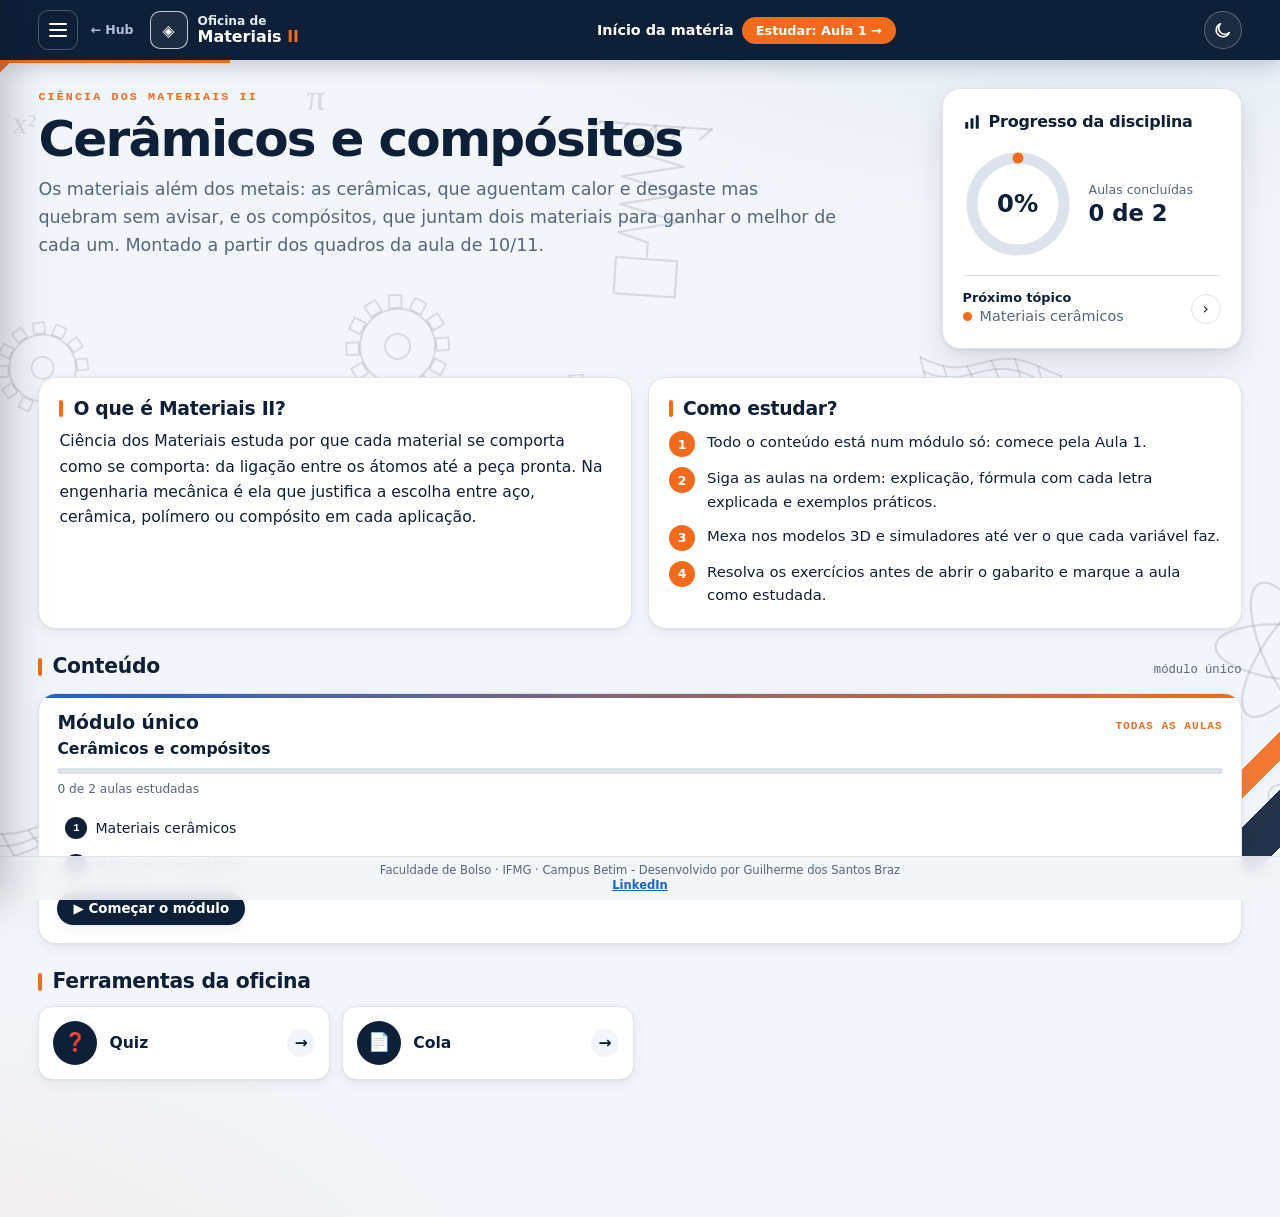
<file: materias/materiais/oficina-de-materiais.html>
<!doctype html>
<html lang="pt-BR">
<head>
<meta charset="utf-8">
<meta http-equiv="Content-Security-Policy" content="default-src 'self'; script-src 'self' 'unsafe-inline' https://cdn.jsdelivr.net; style-src 'self' 'unsafe-inline' https://fonts.googleapis.com; font-src 'self' data: https://fonts.gstatic.com; img-src 'self' data: blob: https:; media-src 'self' data: blob: https:; connect-src 'self' https://*.supabase.co wss://*.supabase.co; frame-src https://open.spotify.com https://www.youtube.com; worker-src 'self' blob:; manifest-src 'self'; base-uri 'self'; form-action 'self'; object-src 'none'">
<meta name="viewport" content="width=device-width, initial-scale=1, viewport-fit=cover">
<title>Oficina de Materiais</title>
<link rel="preconnect" href="https://fonts.googleapis.com">
<link rel="preconnect" href="https://fonts.gstatic.com" crossorigin>
<link rel="stylesheet" href="https://fonts.googleapis.com/css2?family=Plus+Jakarta+Sans:wght@500;600;700;800&amp;family=Inter:wght@400;500;600;700&amp;family=Caveat:wght@500;700&amp;family=JetBrains+Mono:wght@400;600&amp;family=STIX+Two+Text:ital,wght@0,500;1,500&amp;display=swap">
<link rel="icon" type="image/png" href="../../icons/logo-favicon-64.png">
<meta name="claude:viewport-fit-sides" content="cover">
<style>
/* Oficina de Materiais (Ciência dos Materiais II): mesma base visual das oficinas */
:root{
  --paper:#EEF2F5; --sheet:#FFFFFF; --ink:#13233A; --ink2:#4B5C71; --line:#CFD9E2; --grid:rgba(19,35,58,.055);
  --c1:#D9531A; --c2:#0C8587; --c3:#6447BE; --ok:#2A7F3E; --bad:#BF3328; --hl:rgba(217,83,26,.10); --hl2:rgba(12,133,135,.10);
  --f-disp:"Bricolage Grotesque", "Trebuchet MS", system-ui, sans-serif, "Cambria Math", "STIX Two Text";
  --f-body:"Atkinson Hyperlegible", "Segoe UI", system-ui, sans-serif, "Cambria Math", "STIX Two Text", "Segoe UI Symbol";
  --f-mono:"JetBrains Mono", ui-monospace, Consolas, monospace, "Cambria Math", "STIX Two Text";
  --f-math:"STIX Two Text", "Cambria Math", "Times New Roman", serif;
}
@media (prefers-color-scheme: dark){:root:not([data-theme="light"]){
  --paper:#0B1624; --sheet:#112034; --ink:#E4EDF6; --ink2:#9BAFC4; --line:#24384F; --grid:rgba(140,185,230,.07);
  --c1:#FF7B3F; --c2:#3CC6C8; --c3:#A88CFF; --ok:#5DC46F; --bad:#FF6E61; --hl:rgba(255,123,63,.13); --hl2:rgba(60,198,200,.12); color-scheme:dark}}
:root[data-theme="dark"]{
  --paper:#0B1624; --sheet:#112034; --ink:#E4EDF6; --ink2:#9BAFC4; --line:#24384F; --grid:rgba(140,185,230,.07);
  --c1:#FF7B3F; --c2:#3CC6C8; --c3:#A88CFF; --ok:#5DC46F; --bad:#FF6E61; --hl:rgba(255,123,63,.13); --hl2:rgba(60,198,200,.12); color-scheme:dark}

*{box-sizing:border-box}
[hidden]{display:none!important}
body{margin:0}
img{max-width:100%}
:root{padding-top:env(safe-area-inset-top,0px);padding-bottom:env(safe-area-inset-bottom,0px)}
body{background:var(--paper);color:var(--ink);font:16px/1.6 var(--f-body);
  background-image:linear-gradient(var(--grid) 1px,transparent 1px),linear-gradient(90deg,var(--grid) 1px,transparent 1px);
  background-size:24px 24px;}
body::before{content:"";position:fixed;inset:0 0 auto;height:env(safe-area-inset-top,0px);z-index:10;background:var(--sheet)}
h1,h2,h3{font-family:var(--f-disp);line-height:1.15;text-wrap:balance;margin:0}
h2{font-size:clamp(1.7rem,5vw,2.4rem);font-weight:800;letter-spacing:-.01em}
h3{font-size:1.25rem;font-weight:700;margin-top:2.2rem}
p{margin:.6rem 0}
a{color:var(--c2)}
i.m,.m{font-family:var(--f-math);font-style:italic}
:focus-visible{outline:2.5px solid var(--c1);outline-offset:2px}

/* header */
header{position:sticky;top:env(safe-area-inset-top,0px);z-index:20;background:var(--sheet);border-bottom:1px solid var(--line)}
.hwrap{max-width:960px;margin:0 auto;padding-left:max(16px,env(safe-area-inset-left,0px));padding-right:max(16px,env(safe-area-inset-right,0px));padding-block:10px 0}
.brand{display:flex;align-items:center;gap:10px;justify-content:space-between}
.brand a{font-family:var(--f-disp);font-weight:800;font-size:1.15rem;color:var(--ink);text-decoration:none;display:flex;align-items:center;gap:8px}
.logo{width:26px;height:26px}
.prog{font-family:var(--f-mono);font-size:.75rem;color:var(--ink2);display:flex;align-items:center;gap:8px}
.bar{width:90px;height:6px;border-radius:3px;background:var(--line);overflow:hidden}
.bar i{display:block;height:100%;background:var(--c2);width:0;transition:width .4s}
nav{display:flex;gap:4px;overflow-x:auto;padding-block:8px;scrollbar-width:none}
nav::-webkit-scrollbar{display:none}
nav a{flex:none;font-size:.86rem;font-weight:700;text-decoration:none;color:var(--ink2);padding:6px 11px;border-radius:999px;border:1px solid transparent;white-space:nowrap}
nav a:hover{color:var(--ink);border-color:var(--line)}
nav a.on{background:var(--ink);color:var(--sheet)}
nav a .dn{display:inline-block;width:7px;height:7px;border-radius:50%;background:var(--ok);margin-left:5px;vertical-align:middle}

main{max-width:960px;margin:0 auto;padding-left:max(16px,env(safe-area-inset-left,0px));padding-right:max(16px,env(safe-area-inset-right,0px));padding-block:28px 80px}
.view{display:block}
.read{max-width:700px}
.eyebrow{font-family:var(--f-mono);font-size:.75rem;letter-spacing:.12em;text-transform:uppercase;color:var(--c1);font-weight:600}
.lede{font-size:1.12rem;color:var(--ink2);max-width:62ch}

/* hero */
.hero{display:grid;grid-template-columns:1.1fr 1fr;gap:28px;align-items:center;margin-bottom:36px}
.hero h1{font-size:clamp(2.2rem,7vw,3.9rem);font-weight:800;letter-spacing:-.025em}
.hero h1 em{font-style:normal;color:var(--c1)}
.hero .cv{aspect-ratio:1/1;max-width:100%}
@media (max-width:720px){.hero{grid-template-columns:1fr}}

/* trilha */
.trail{display:grid;grid-template-columns:repeat(auto-fill,minmax(240px,1fr));gap:12px;margin-top:18px}
.stop{display:grid;grid-template-columns:auto 1fr;gap:4px 12px;align-items:start;padding:14px 16px;background:var(--sheet);border:1px solid var(--line);border-radius:10px;text-decoration:none;color:var(--ink);transition:transform .15s,border-color .15s}
.stop:hover{transform:translateY(-2px);border-color:var(--c2)}
.stop .n{grid-row:span 2;font-family:var(--f-mono);font-weight:600;font-size:.8rem;width:30px;height:30px;border-radius:50%;display:grid;place-items:center;border:1.5px solid var(--ink2);color:var(--ink2)}
.stop.done .n{background:var(--ok);border-color:var(--ok);color:var(--sheet)}
.stop b{font-family:var(--f-disp);font-size:1.05rem}
.stop span{font-size:.88rem;color:var(--ink2);line-height:1.4}

/* blocos */
.fx{position:relative;background:var(--sheet);border:1.5px solid var(--ink);border-radius:4px;margin:20px 0;padding:30px 18px 16px;overflow-x:auto}
.fx .tag{position:absolute;top:0;left:0;font-family:var(--f-mono);font-size:.68rem;letter-spacing:.08em;text-transform:uppercase;background:var(--ink);color:var(--sheet);padding:3px 9px;border-bottom-right-radius:4px}
.fx .eq{font-family:var(--f-math);font-size:1.45rem;text-align:center;padding:6px 0 10px;white-space:nowrap}
.fx .eq i{font-style:italic}
.legend{display:grid;grid-template-columns:auto 1fr;gap:4px 14px;font-size:.93rem;border-top:1px dashed var(--line);padding-top:10px;margin:0}
.legend dt{font-family:var(--f-math);font-style:italic;font-size:1.05rem;color:var(--c1);white-space:nowrap}
.legend dd{margin:0;color:var(--ink2)}
.fr{display:inline-flex;flex-direction:column;vertical-align:middle;text-align:center;margin:0 .15em}
.fr>span:first-child{border-bottom:1.5px solid currentColor;padding:0 .25em .05em}
.fr>span:last-child{padding:.05em .25em 0}
.rt{white-space:nowrap}.rt::before{content:"√"}.rt>span{border-top:1.5px solid currentColor;padding:0 .1em}
.v{position:relative}
.ofi{background:var(--hl2);border-radius:8px;padding:12px 16px;margin:18px 0}
.ofi .k,.cuid .k{font-family:var(--f-mono);font-size:.7rem;letter-spacing:.12em;text-transform:uppercase;font-weight:600;color:var(--c2);display:block;margin-bottom:2px}
.cuid{border:1px solid var(--line);background:var(--sheet);border-radius:8px;padding:12px 16px 12px;margin:18px 0;position:relative;overflow:hidden}
.cuid::before{content:"";position:absolute;inset:0 0 auto;height:6px;background:repeating-linear-gradient(-45deg,#E8B511 0 8px,#1b1b1b 8px 16px)}
.cuid .k{color:var(--c1);margin-top:4px}
ol.recipe{counter-reset:s;list-style:none;padding:0;margin:14px 0;display:grid;gap:8px}
ol.recipe>li{counter-increment:s;display:grid;grid-template-columns:30px 1fr;gap:10px;align-items:start}
ol.recipe>li::before{content:counter(s);font-family:var(--f-mono);font-weight:600;font-size:.8rem;width:26px;height:26px;border-radius:50%;background:var(--c1);color:var(--sheet);display:grid;place-items:center;margin-top:1px}
code,.mono{font-family:var(--f-mono);font-size:.9em}
.tbl{overflow-x:auto;margin:14px 0}
table{border-collapse:collapse;width:100%;font-size:.93rem;background:var(--sheet)}
th,td{border:1px solid var(--line);padding:7px 10px;text-align:left;vertical-align:top}
th{font-family:var(--f-mono);font-size:.72rem;letter-spacing:.06em;text-transform:uppercase;color:var(--ink2)}

/* exemplo passo a passo */
.ex{background:var(--sheet);border:1px solid var(--line);border-radius:10px;padding:16px;margin:18px 0}
.ex .q{font-weight:700}
.ex ol{margin:10px 0 0;padding-left:1.3em;display:grid;gap:8px}
.ex ol li{padding-left:4px}
.ex ol li.hid{display:none}
.ex .ans{display:none;margin-top:10px;padding:8px 12px;background:var(--hl);border-radius:6px;font-weight:700}
.ex.all .ans{display:block}
.btns{display:flex;flex-wrap:wrap;gap:8px;margin-top:12px}
button,.btn{font:700 .88rem var(--f-body);border-radius:8px;padding:8px 14px;cursor:pointer;border:1.5px solid var(--ink);background:var(--ink);color:var(--sheet)}
button.ghost{background:transparent;color:var(--ink)}
button:disabled{opacity:.4;cursor:default}
button:hover:not(:disabled){filter:brightness(1.1)}

/* calculadoras */
.calc{background:var(--sheet);border:1.5px solid var(--c2);border-radius:10px;padding:16px;margin:24px 0}
.calc h4{margin:0 0 4px;font-family:var(--f-disp);font-size:1.1rem;color:var(--c2)}
.calc .hint{font-size:.85rem;color:var(--ink2);margin:0 0 10px}
.fields{display:grid;grid-template-columns:repeat(auto-fill,minmax(170px,1fr));gap:10px}
.fields label{display:grid;gap:3px;font-size:.8rem;font-weight:700;color:var(--ink2)}
input[type=text],select{font:500 1rem var(--f-mono);padding:8px 10px;border-radius:6px;border:1.5px solid var(--line);background:var(--paper);color:var(--ink);width:100%;min-width:0}
input[type=text]:focus{border-color:var(--c2);outline:none}
.out{margin-top:12px;border-top:1px dashed var(--line);padding-top:10px;font-size:.95rem}
.out ol{margin:0;padding-left:1.3em;display:grid;gap:5px}
.out .res{margin-top:8px;font-weight:700;padding:8px 12px;border-radius:6px;background:var(--hl2)}
.out .err{color:var(--bad);font-weight:700}
.seg{display:flex;flex-wrap:wrap;gap:6px;margin-bottom:10px}
.seg button{background:transparent;color:var(--ink2);border-color:var(--line);font-size:.82rem;padding:6px 11px}
.seg button.on{background:var(--c2);border-color:var(--c2);color:var(--sheet)}
.done-btn{margin-top:36px;display:flex;align-items:center;gap:12px;flex-wrap:wrap;padding-top:18px;border-top:1px solid var(--line)}
.done-btn button.isdone{background:var(--ok);border-color:var(--ok)}

/* 3D */
.cv{position:relative;width:100%;border:1px solid var(--line);border-radius:10px;background:var(--sheet);overflow:hidden;touch-action:none}
.cv canvas{display:block;width:100%;height:100%;cursor:grab}
.cv .ctl{position:absolute;right:8px;bottom:8px;display:flex;gap:6px}
.cv .ctl button{padding:4px 10px;font-size:.85rem;background:var(--sheet);color:var(--ink);border-color:var(--line)}
.cv .lbl{position:absolute;left:10px;top:8px;font-family:var(--f-mono);font-size:.7rem;color:var(--ink2)}
.labgrid{display:grid;grid-template-columns:1.4fr 1fr;gap:18px;align-items:start}
.labgrid .cv{aspect-ratio:4/3.4}
@media (max-width:760px){.labgrid{grid-template-columns:1fr}}
.presets{display:flex;flex-wrap:wrap;gap:6px}
.presets button{font-size:.8rem;padding:6px 10px;background:transparent;color:var(--ink);border-color:var(--line)}
.objlist{list-style:none;padding:0;margin:10px 0;display:grid;gap:6px;font-size:.88rem}
.objlist li{display:flex;align-items:center;gap:8px;background:var(--paper);border-radius:6px;padding:6px 8px}
.objlist li .sw{width:12px;height:12px;border-radius:3px;flex:none}
.objlist li span{flex:1;min-width:0;font-family:var(--f-mono);font-size:.8rem;overflow-wrap:anywhere}
.objlist li button{padding:2px 8px;font-size:.75rem;background:transparent;color:var(--bad);border-color:var(--line)}
.inline-cv{aspect-ratio:16/10;margin:16px 0}

/* fluxograma */
.flow{display:grid;gap:10px;margin:16px 0}
.node{background:var(--sheet);border:1.5px solid var(--ink);border-radius:8px;padding:10px 14px}
.node b{font-family:var(--f-disp)}
.branch{display:grid;grid-template-columns:1fr 1fr;gap:10px}
.leaf{border-radius:8px;padding:10px 12px;font-size:.92rem;border:1.5px solid var(--line);background:var(--sheet)}
.leaf b{display:block;font-family:var(--f-disp);font-size:1rem}
.leaf.a b{color:var(--c1)}.leaf.b b{color:var(--c2)}.leaf.c b{color:var(--c3)}
.arrow{text-align:center;font-family:var(--f-mono);color:var(--ink2);font-size:.8rem}
@media (max-width:520px){.branch{grid-template-columns:1fr}}

/* lista */
.qitem{background:var(--sheet);border:1px solid var(--line);border-radius:10px;margin:12px 0;overflow:hidden}
.qitem summary{cursor:pointer;padding:14px 16px;display:grid;grid-template-columns:auto 1fr;gap:12px;align-items:start;list-style:none}
.qitem summary::-webkit-details-marker{display:none}
.qitem summary .qn{font-family:var(--f-mono);font-weight:600;font-size:.8rem;background:var(--ink);color:var(--sheet);border-radius:5px;padding:2px 8px;margin-top:2px}
.qitem[open] summary{border-bottom:1px dashed var(--line)}
.qitem .body{padding:6px 16px 16px}
.qitem .tagt{font-family:var(--f-mono);font-size:.72rem;color:var(--c2);margin-top:4px;display:block}
.part{margin-top:14px}
.part h5{margin:0;font-family:var(--f-disp);font-size:1rem}

/* quiz */
.qz{background:var(--sheet);border:1px solid var(--line);border-radius:10px;padding:16px;margin:14px 0}
.qz .opts{display:grid;gap:8px;margin-top:10px}
.qz .opts button{text-align:left;background:var(--paper);color:var(--ink);border:1.5px solid var(--line);font-weight:400}
.qz .opts button.right{border-color:var(--ok);background:color-mix(in srgb,var(--ok) 14%,var(--sheet))}
.qz .opts button.wrong{border-color:var(--bad);background:color-mix(in srgb,var(--bad) 12%,var(--sheet))}
.qz .why{margin-top:10px;font-size:.93rem;color:var(--ink2)}
.score{position:sticky;top:calc(env(safe-area-inset-top,0px) + 96px);z-index:5;display:flex;justify-content:space-between;align-items:center;gap:10px;background:var(--ink);color:var(--sheet);border-radius:10px;padding:10px 16px;font-family:var(--f-mono);font-size:.9rem}
.score button{background:var(--sheet);color:var(--ink);border-color:var(--sheet);padding:4px 10px;font-size:.8rem}

/* cola */
.cola{display:grid;grid-template-columns:repeat(auto-fill,minmax(280px,1fr));gap:12px}
.cola .fx{margin:0}
.cola .fx .eq{font-size:1.2rem}
.cola p{font-size:.85rem;color:var(--ink2);margin:6px 0 0}

/* demo escalar */
.dot2d{display:grid;grid-template-columns:200px 1fr;gap:16px;align-items:center;background:var(--sheet);border:1px solid var(--line);border-radius:10px;padding:14px;margin:18px 0}
.dot2d canvas{width:200px;height:200px;max-width:100%}
.dot2d input[type=range]{width:100%;accent-color:var(--c1)}
.verdict{font-family:var(--f-disp);font-size:1.2rem;font-weight:700}
@media (max-width:520px){.dot2d{grid-template-columns:1fr;justify-items:center}}
/* ===== widgets: produtos e retas ===== */
.wid{background:var(--sheet);border:1px solid var(--line);border-radius:12px;padding:16px;margin:18px 0}
.wid h4{margin:0 0 4px;font-family:var(--f-disp)}
.wid .sub{margin:0 0 12px;color:var(--ink2);font-size:.92rem}
.wgrid{display:grid;grid-template-columns:minmax(0,1.25fr) minmax(0,1fr);gap:16px;align-items:start}
.wgrid .cv{aspect-ratio:4/3.2}
@media (max-width:760px){.wgrid{grid-template-columns:1fr}}
.wctl label{display:block;font-family:var(--f-mono);font-size:.78rem;color:var(--ink2);margin:8px 0 2px}
.wctl input[type=range]{width:100%;accent-color:var(--c1)}
.wctl .row{display:flex;gap:8px;flex-wrap:wrap;margin-top:10px}
.wout{font-family:var(--f-mono);font-size:.88rem;line-height:1.7;background:var(--paper,transparent);border:1px dashed var(--line);border-radius:8px;padding:10px 12px;margin-top:10px}
.wout b{font-family:var(--f-body)}
.wout .big{font-family:var(--f-disp);font-size:1.15rem;font-weight:700}
.chip3{display:inline-block;padding:1px 8px;border-radius:999px;font-weight:700;font-size:.78rem}
.mesa{border-collapse:separate;border-spacing:4px;margin:6px 0;font-family:var(--f-mono);font-size:1rem}
.mesa td{min-width:44px;text-align:center;padding:6px 4px;border-radius:6px;background:color-mix(in srgb,var(--line) 45%,transparent);transition:background .2s,color .2s,opacity .2s}
.mesa td.h{background:none;color:var(--ink2);font-size:.75rem;min-width:26px}
.mesa td.on1{background:var(--c1);color:#fff}
.mesa td.on2{background:var(--c3);color:#fff}
.mesa td.off{opacity:.28}
.mesa td.p{background:color-mix(in srgb,var(--c2) 18%,transparent);color:var(--ink);font-weight:700}
.fields3{display:grid;grid-template-columns:repeat(auto-fit,minmax(150px,1fr));gap:8px 12px}
.fields3 label{font-family:var(--f-mono);font-size:.78rem;color:var(--ink2)}
.fields3 input{width:100%}
.analog{display:grid;grid-template-columns:repeat(auto-fit,minmax(min(100%,210px),1fr));gap:10px;margin:14px 0}
.analog button{all:unset;cursor:pointer;display:block;border:1.5px solid var(--line);border-radius:10px;padding:12px 14px;background:var(--sheet);transition:border-color .15s,transform .15s}
.analog button:hover{transform:translateY(-2px)}
.analog button[aria-pressed=true]{border-color:var(--c1);box-shadow:0 0 0 3px color-mix(in srgb,var(--c1) 18%,transparent)}
.analog .em{font-size:1.6rem;line-height:1}
.analog b{display:block;margin:4px 0 2px;font-family:var(--f-disp)}
.analog span{font-size:.86rem;color:var(--ink2)}
.cheque{display:grid;grid-template-columns:auto 1fr;gap:4px 10px;font-size:.92rem;margin-top:8px}
.cheque i{font-style:normal}
.jogo .opts{display:flex;flex-wrap:wrap;gap:8px;margin-top:10px}
.jogo .fb{margin-top:10px;font-size:.93rem}
.dinch{display:flex;flex-wrap:wrap;gap:8px;margin:0 0 12px}
.dinch button{font-size:.82rem;padding:6px 10px}
.mesa td.q{background:transparent;border:1.5px dashed var(--line);color:var(--ink2)}
.din .enun{background:var(--sheet);border:1px solid var(--line);border-left:3px solid var(--c2);border-radius:6px;padding:8px 12px;line-height:1.5}
.din .enun .k{display:block;font-family:var(--f-mono);font-size:.66rem;letter-spacing:.12em;text-transform:uppercase;color:var(--c2);font-weight:700;margin-bottom:2px}
.wout .big{font-size:1.1rem}
footer{max-width:960px;margin:0 auto;padding-left:max(16px,env(safe-area-inset-left,0px));padding-right:max(16px,env(safe-area-inset-right,0px));padding-block:0 30px;color:var(--ink2);font-size:.8rem;font-family:var(--f-mono)}
@media (prefers-reduced-motion:reduce){*{transition:none!important;animation:none!important}}


/* escala fluida: acompanha a resolução de cada tela e usa a largura toda */
html{font-size:clamp(15px,calc(9.5px + .48vw),19px)}
body{font-size:1rem}
:root{--gut:clamp(16px,3vw,64px)}
.hwrap,main,footer{max-width:1760px!important;padding-left:max(var(--gut),env(safe-area-inset-left,0px))!important;padding-right:max(var(--gut),env(safe-area-inset-right,0px))!important}
.view.read{max-width:none}
.view.read>p,.view.read>ul,.view.read>ol,.view.read>h2,.view.read>h3,p.read,ol.read{max-width:82ch}
.lede{max-width:72ch}
.cv.sim{max-height:82vh}
.hero .cv{max-height:72vh;justify-self:center}
@media (min-width:1200px){nav{flex-wrap:wrap;overflow:visible}}
.aula{background:var(--sheet);border:1.5px solid var(--c1);border-radius:10px;padding:14px 16px;margin:22px 0;position:relative}
.aula .k{font-family:var(--f-mono);font-size:.7rem;letter-spacing:.12em;text-transform:uppercase;font-weight:600;color:var(--sheet);background:var(--c1);padding:3px 8px;border-radius:4px;display:inline-block;margin-bottom:4px}
.casos{display:grid;grid-template-columns:repeat(auto-fit,minmax(min(100%,300px),1fr));gap:14px;margin:12px 0}
.casos figure{margin:0;border:1px solid var(--line);border-radius:10px;padding:10px 12px;background:var(--paper)}
.casos svg{width:100%;height:auto;max-height:230px;display:block;margin:0 auto}
.casos figcaption{font-size:.88rem;color:var(--ink2);margin-top:6px}
.qitem .enun{background:var(--sheet);border:1px solid var(--line);border-left:3px solid var(--c2);border-radius:6px;padding:10px 14px;margin:12px 0 4px;line-height:1.55}
.qitem .enun .k{display:block;font-family:var(--f-mono);font-size:.68rem;letter-spacing:.12em;text-transform:uppercase;color:var(--c2);font-weight:700;margin-bottom:4px}
.qitem h5.item{font-weight:600;line-height:1.45;max-width:90ch}
/* ===== árvores de classificação (como no quadro) ===== */
.arv{overflow-x:auto;padding:6px 0 10px;margin:14px 0}
.arv .ul{display:flex;justify-content:center;padding-top:18px;position:relative}
.arv>.ul{padding-top:0;width:max-content;min-width:100%;margin:0 auto}
.arv .li{display:flex;flex-direction:column;align-items:center;position:relative;padding:18px 5px 0}
.arv .li::before,.arv .li::after{content:"";position:absolute;top:0;width:50%;height:18px;border-top:2px solid var(--ink2)}
.arv .li::before{right:50%}.arv .li::after{left:50%;border-left:2px solid var(--ink2)}
.arv .li:only-child::before{display:none}.arv .li:only-child::after{border-top:0}
.arv .li:first-child::before,.arv .li:last-child::after{border-top:0}.arv .li:last-child::after{border-left:0}.arv .li:last-child::before{border-right:2px solid var(--ink2);border-radius:0 6px 0 0}.arv .li:first-child::after{border-radius:6px 0 0 0}
.arv .ul .ul::before{content:"";position:absolute;top:0;left:50%;height:18px;border-left:2px solid var(--ink2)}
.arv>.ul>.li{padding-top:0}.arv>.ul>.li::before,.arv>.ul>.li::after{display:none}
.arv .nd{display:inline-block;max-width:140px;padding:7px 10px;border-radius:10px;background:var(--sheet);border:1.5px solid var(--line);font-weight:700;font-size:.86rem;text-align:center;line-height:1.25;cursor:pointer;color:var(--ink);font-family:inherit}
.arv .nd.raiz{background:var(--ink);color:var(--sheet);border-color:var(--ink);font-size:1rem;max-width:none}
.arv .nd.on{border-color:var(--c1);box-shadow:0 0 0 3px var(--hl)}
.arv-o{min-height:64px}
@media (max-width:700px){.arv{overflow:visible}.arv>.ul{width:auto}
  .arv .ul{display:block;padding:0 0 0 16px;margin:0 0 0 12px;border-left:2px solid var(--ink2)}.arv>.ul{border:0;margin:0;padding:0}.arv .ul .ul::before{display:none}
  .arv .li{display:block;padding:5px 0 0 0}.arv .li::after{display:none}
  .arv .li::before{display:block!important;content:"";position:absolute;left:-16px;top:22px;width:14px;height:0;border:0!important;border-top:2px solid var(--ink2)!important;border-radius:0!important}
  .arv>.ul>.li::before{display:none!important}.arv .nd{text-align:left;max-width:none}}
.cartoes{display:grid;grid-template-columns:repeat(auto-fill,minmax(230px,1fr));gap:10px;margin:14px 0}
.cartoes>div{background:var(--sheet);border:1px solid var(--line);border-radius:12px;padding:12px 14px}
.cartoes .em{font-size:1.5rem}.cartoes b{display:block;font-family:var(--f-disp);margin:2px 0}.cartoes span{color:var(--ink2);font-size:.92rem;line-height:1.45}
.prop{display:grid;grid-template-columns:repeat(auto-fit,minmax(150px,1fr));gap:8px;margin:14px 0}
.prop div{background:var(--sheet);border:1px solid var(--line);border-radius:12px;padding:10px;text-align:center}.prop b{display:block;font-size:1.4rem}.prop span{font-size:.85rem;color:var(--ink2)}
.rm{display:grid;grid-template-columns:minmax(0,1fr) minmax(0,1fr);gap:14px;align-items:start}@media (max-width:640px){.rm{grid-template-columns:1fr}}
.rm label{display:block;font-weight:700;font-size:.9rem;margin:8px 0 2px}.rm label b{color:var(--c1)}.rm input[type=range]{width:100%}
#rmCv{width:100%;aspect-ratio:4/3;max-height:320px;display:block;background:var(--paper);border-radius:10px}
</style>
<link rel="stylesheet" href="../../css/fdb-v2.css">
<script src="../../js/tema.js?v=1"></script>
<script src="../../dados/aulas.js"></script>
<script src="../../js/fdb-ui.js" defer></script>
</head>
<body>

<header>
  <div class="hwrap">
    <div class="brand">
      <div style="display:flex;align-items:center;gap:10px;min-width:0"><a href="../../index.html#m-cm2" style="font-size:.8rem;font-weight:700;color:var(--ink2);text-decoration:none;margin-right:6px" aria-label="Voltar para a Faculdade de Bolso">← Hub</a><a href="#inicio"><svg class="logo" viewBox="0 0 26 26" aria-hidden="true"><rect x="1" y="1" width="24" height="24" rx="5" fill="none" stroke="currentColor" stroke-width="2"/><path d="M13 5l7 4v8l-7 4-7-4V9z" fill="none" stroke="var(--c1)" stroke-width="2.2" stroke-linejoin="round"/></svg>Oficina de Materiais</a></div>
      <div class="prog"><span id="progtxt">0/2</span><div class="bar"><i id="progbar"></i></div></div>
    </div>
    <nav id="nav">
      <a href="#inicio">Início</a>
      <a href="#ceramicos" data-m="ceramicos">1 · Cerâmicos</a>
      <a href="#compositos" data-m="compositos">2 · Compósitos</a>
      <a href="#quiz">Quiz</a>
      <a href="#cola">Cola</a>
    </nav>
  </div>
</header>

<main>

<!-- ============ INÍCIO ============ -->
<section class="view" id="v-inicio">
<div class="hero" style="display:block">
  <div class="eyebrow">Ciência dos Materiais II</div>
  <h1 style="font-family:var(--f-disp);font-size:clamp(2rem,6vw,3.2rem);line-height:1.05;margin:6px 0 10px">Cerâmicos e compósitos</h1>
  <p class="lede">Os materiais além dos metais: as cerâmicas, que aguentam calor e desgaste mas quebram sem avisar, e os compósitos, que juntam dois materiais para ganhar o melhor de cada um. Montado a partir dos quadros da aula de 10/11.</p>
  </div>
  <h3>A trilha</h3>
  <div class="trail" id="trail"></div>
</section>

<!-- ============ 1 CERÂMICOS ============ -->
<section class="view read" id="v-ceramicos" hidden>
  <div class="eyebrow">Aula de 10/11</div>
  <h2>Materiais cerâmicos</h2>
  <p class="lede">Cerâmica é um composto entre um <b>metal</b> e um <b>não metal</b> (óxidos, carbetos, nitretos), unido por ligações <b>iônicas e covalentes</b>. Essas ligações fortes explicam tudo: são duras, aguentam calor, não conduzem eletricidade e quebram sem deformar.</p>
  <div class="prop">
    <div><b>💎</b><span>muito duras e resistentes ao desgaste</span></div>
    <div><b>🔥</b><span>alto ponto de fusão (refratárias)</span></div>
    <div><b>⚡</b><span>isolantes elétricos e térmicos</span></div>
    <div><b>🧪</b><span>quimicamente estáveis (não enferrujam)</span></div>
    <div><b>💥</b><span>frágeis: fratura sem deformação plástica</span></div>
  </div>
  <div class="ofi"><span class="k">Por que quebra e não entorta?</span>No metal, os elétrons livres deixam os planos de átomos escorregarem (deformação plástica). Na cerâmica, deslizar um plano encosta íons de mesma carga e o cristal se repele: em vez de amassar, a trinca corre. Por isso cerâmica aguenta bem <b>compressão</b> e mal <b>tração</b>.</div>

  <h3>Classificação com base na aplicação</h3>
  <p>O mapa do quadro. Toque em cada caixa para ver o que é e onde aparece.</p>
  <div class="arv" id="arvCer"></div>
  <div class="wout arv-o" id="arvCerO">Toque numa caixa.</div>

  <h3>Os seis grupos, um por um</h3>
  <div class="cartoes">
    <div><span class="em">🪟</span><b>Vidros</b><span>Silicatos <b>amorfos</b> (sem cristal), como o vidro sodocálcico SiO₂ + Na₂O + CaO. Os <b>vitrocerâmicos</b> são vidros cristalizados de propósito por tratamento térmico: aguentam choque térmico (cooktop, travessa que vai do freezer ao forno).</span></div>
    <div><span class="em">🧱</span><b>Produtos argilosos</b><span>Feitos de argila (aluminossilicatos hidratados): molda com água, seca e queima. <b>Estruturais</b>: tijolo, telha, tubo de esgoto. <b>Louças brancas</b>: porcelana, louça sanitária, isolador elétrico de porcelana.</span></div>
    <div><span class="em">🔥</span><b>Refratários</b><span>Aguentam altíssima temperatura sem fundir nem reagir. Revestem fornos, alto-forno, panela de aço, caldeira. Tipos: <b>argila refratária</b> (sílica + alumina), <b>sílica</b>, <b>básicos</b> (ricos em MgO, a magnesita) e <b>especiais</b> (alumina pura, SiC, zircônia).</span></div>
    <div><span class="em">⚙️</span><b>Abrasivos</b><span>Duros o bastante para desgastar outros materiais: <b>SiC</b> (carbeto de silício), <b>alumina</b> (Al₂O₃), <b>diamante</b> e <b>CBN</b>. Viram rebolo, disco de corte, lixa e pasta de polimento.</span></div>
    <div><span class="em">🏗️</span><b>Cimentos</b><span>Pó que, com água, <b>endurece por reação química</b> (hidratação), não por secagem. O cimento Portland é clínquer moído (silicatos de cálcio) + gesso. Com areia e brita vira o concreto.</span></div>
    <div><span class="em">🚀</span><b>Cerâmicas avançadas</b><span>Pós sintéticos de altíssima pureza: nitreto de silício (rolamentos e insertos), zircônia (próteses, sensores de O₂), piezoelétricos (sensores e ultrassom), placas de blindagem e escudo térmico.</span></div>
  </div>
  <div class="ofi"><span class="k">No chão de fábrica</span>Siderurgia e mineração são as maiores consumidoras de <b>refratários</b>: o alto-forno e a panela de aço são forrados com tijolos de alumina e magnésia-carbono, trocados nas paradas de manutenção. O <b>disco de corte</b> e o <b>rebolo</b> da caldeiraria são abrasivos (alumina ou SiC) presos numa resina. E o <b>inserto cerâmico</b> da usinagem corta ferro fundido em velocidades que o metal duro não aguenta.</div>
  <div class="cuid"><span class="k">Pegadinha</span><b>Vidro não é cristal.</b> Ele é amorfo: os átomos estão desordenados como num líquido "congelado". O "copo de cristal" na verdade é vidro com chumbo. Já o <b>vitrocerâmico</b> é o caso em que o vidro foi cristalizado de propósito.</div>

  <h3>Classifique (como na prova)</h3>
  <div class="ex" data-ex><div class="q">Em qual grupo da classificação por aplicação entra cada item? a) tijolo do forno de uma siderúrgica; b) disco de corte da esmerilhadeira; c) telha; d) cooktop de vidro; e) pia de banheiro; f) o pó que vira concreto.</div>
    <ol><li>a) Tijolo de forno → precisa aguentar temperatura: <b>refratário</b> (não é o tijolo comum!).</li><li>b) Disco de corte → desgasta o aço: <b>abrasivo</b>.</li><li>c) Telha → <b>produto argiloso estrutural</b>.</li><li>d) Cooktop → vidro cristalizado para aguentar choque térmico: <b>vitrocerâmico</b> (ramo do vidro).</li><li>e) Pia de banheiro → <b>louça branca</b> (produto argiloso).</li><li>f) → <b>cimento</b>.</li></ol>
    <div class="ans">refratário · abrasivo · argiloso estrutural · vitrocerâmico · louça branca · cimento</div></div>
  <div class="ex" data-ex><div class="q">Um tijolo comum de construção e um tijolo refratário são feitos de argila. Por que só o refratário pode revestir um forno?</div>
    <ol><li>O tijolo comum tem impurezas (ferro, álcalis) que baixam o ponto de amolecimento: ele deforma e trinca acima de ~1000 °C.</li><li>O refratário usa argila mais pura e rica em <b>alumina</b> (ou sílica/MgO), que só amolece bem acima de 1500 °C.</li><li>Além disso, ele tem porosidade controlada para aguentar o choque térmico de aquecer e esfriar.</li></ol>
    <div class="ans">Composição (alumina, menos impurezas) e microestrutura controladas: alto ponto de amolecimento e resistência ao choque térmico.</div></div>
  <div class="done-btn" data-done="ceramicos"></div>
</section>

<!-- ============ 2 COMPÓSITOS ============ -->
<section class="view read" id="v-compositos" hidden>
  <div class="eyebrow">Aula de 10/11</div>
  <h2>Materiais compósitos</h2>
  <p class="lede">Um compósito junta dois (ou mais) materiais diferentes para conseguir uma combinação de propriedades que nenhum deles tem sozinho. É o <b>princípio da ação combinada</b>.</p>
  <div class="fx"><span class="tag">Princípio da ação combinada</span><div class="eq" style="font-family:var(--f-disp);font-size:1.3rem">compósito = matriz + fase dispersa</div>
    <dl class="legend"><dt>matriz</dt><dd>a fase <b>contínua</b>, que envolve tudo: segura o reforço no lugar, distribui a carga e protege do ambiente (resina, metal ou cerâmica)</dd><dt>fase dispersa</dt><dd>o <b>reforço</b> espalhado dentro da matriz: partículas, fibras ou camadas</dd></dl></div>
  <div class="cartoes">
    <div><span class="em">🏗️</span><b>Concreto armado</b><span>O concreto aguenta compressão, o aço aguenta tração. Juntos, a viga aguenta as duas.</span></div>
    <div><span class="em">🎣</span><b>Fibra de vidro</b><span>Fibras finas e rígidas de vidro numa resina leve: barcos, caixas d'água, pás eólicas.</span></div>
    <div><span class="em">🪵</span><b>Madeira</b><span>Compósito natural: fibras de celulose numa matriz de lignina.</span></div>
  </div>

  <h3>Classificação</h3>
  <p>O mapa do quadro. Toque em cada caixa.</p>
  <div class="arv" id="arvCmp"></div>
  <div class="wout arv-o" id="arvCmpO">Toque numa caixa.</div>
  <div class="tbl"><table><tr><th>Grupo</th><th>Como é o reforço</th><th>Exemplos</th></tr>
    <tr><td><b>Reforçado com partículas</b></td><td>grãos aproximadamente do mesmo tamanho em todas as direções</td><td><b>Partículas grandes</b>: concreto, metal duro (WC + Co), pneu (borracha + negro de fumo) · <b>Por dispersão</b>: partículas finíssimas (10–100 nm) que travam discordâncias, como o níquel com ThO₂ (TD-níquel)</td></tr>
    <tr><td><b>Reforçado com fibras</b></td><td>fios muito mais compridos que grossos; o mais eficiente em resistência por peso</td><td><b>Contínuo (alinhado)</b>: fibra de carbono em asa de avião · <b>Descontínuo (curto)</b>: alinhado ou orientado aleatoriamente, como o plástico com fibra de vidro picada de para-choques</td></tr>
    <tr><td><b>Estrutural</b></td><td>depende da geometria das camadas, não só do material</td><td><b>Laminados</b>: compensado, lâminas de fibra cruzadas · <b>Painéis em sanduíche</b>: duas faces rígidas e um núcleo leve (colmeia/honeycomb, espuma), como em portas, pisos de avião e baús de caminhão</td></tr></table></div>

  <h3>Do que dependem as propriedades</h3>
  <div class="fx"><span class="tag">Propriedades = f( … )</span><div class="eq" style="font-family:var(--f-disp);font-size:1.15rem">propriedades do compósito = f(fases, quantidades, geometria)</div>
    <dl class="legend"><dt>1</dt><dd>propriedades das <b>fases constituintes</b> (a fibra é rígida? a matriz é tenaz?)</dd><dt>2</dt><dd><b>quantidades relativas</b> de cada fase (fração em volume)</dd><dt>3</dt><dd><b>geometria da fase dispersa</b>: forma, tamanho, distribuição e orientação das partículas ou fibras</dd></dl></div>
  <div class="ofi"><span class="k">Geometria na prática</span><b>Forma</b>: fibra reforça muito mais que grão. <b>Tamanho</b>: partícula menor e mais fina distribui melhor a carga. <b>Distribuição</b>: reforço aglomerado vira ponto fraco. <b>Orientação</b>: fibras alinhadas são fortíssimas na direção delas e fracas na transversal; fibras aleatórias dão propriedades iguais em todas as direções.</div>

  <h3>Regra das misturas</h3>
  <p>A conta que liga "quantidade relativa" à propriedade. Para fibras contínuas e alinhadas, puxando na direção das fibras, a matriz e a fibra esticam juntas e cada uma contribui na proporção do volume que ocupa.</p>
  <div class="fx"><span class="tag">Regra das misturas</span><div class="eq">E<sub>c</sub> = E<sub>m</sub>·V<sub>m</sub> + E<sub>f</sub>·V<sub>f</sub></div>
    <dl class="legend"><dt>E<sub>c</sub></dt><dd>módulo de elasticidade do compósito na direção das fibras (longitudinal)</dd><dt>E<sub>m</sub>, E<sub>f</sub></dt><dd>módulos da matriz e da fibra</dd><dt>V<sub>m</sub>, V<sub>f</sub></dt><dd>frações em volume (V<sub>m</sub> + V<sub>f</sub> = 1)</dd><dt>transversal</dt><dd>puxando de lado, é bem menor: 1/E<sub>ct</sub> = V<sub>m</sub>/E<sub>m</sub> + V<sub>f</sub>/E<sub>f</sub></dd></dl></div>
  <div class="ex" data-ex><div class="q">Exemplo: fibra de vidro contínua e alinhada (E<sub>f</sub> = 69 GPa) numa resina epóxi (E<sub>m</sub> = 3,4 GPa), com 40 % de fibra em volume. Qual o módulo na direção das fibras e na transversal?</div>
    <ol><li>V<sub>f</sub> = 0,40 → V<sub>m</sub> = 0,60.</li><li>Longitudinal: E<sub>c</sub> = 3,4 × 0,60 + 69 × 0,40 = 2,04 + 27,6 = <b>29,6 GPa</b>.</li><li>Transversal: 1/E<sub>ct</sub> = 0,60/3,4 + 0,40/69 = 0,1765 + 0,0058 = 0,1823 → E<sub>ct</sub> = <b>5,5 GPa</b>.</li><li>Mesmo material, 5 vezes mais rígido na direção das fibras: é a "orientação" da geometria da fase dispersa.</li></ol>
    <div class="ans">≈ 30 GPa na direção das fibras · ≈ 5,5 GPa na transversal</div></div>
  <div class="wid">
    <h4>Ferramenta: regra das misturas</h4>
    <div class="rm"><div>
      <label>Fibra <select id="rmF"><option value="69">vidro E (69 GPa)</option><option value="230">carbono (230 GPa)</option><option value="131">aramida/Kevlar (131 GPa)</option></select></label>
      <label>Fração de fibra V<sub>f</sub> <b id="rmVv"></b><input type="range" id="rmV" min="0" max="0.7" step="0.05" value="0.4"></label>
      <div class="wout" id="rmO"></div></div>
      <canvas id="rmCv" aria-label="Gráfico do módulo em função da fração de fibra"></canvas></div>
  </div>
  <div class="ex" data-ex><div class="q">Classifique: a) pastilha de metal duro (WC + Co) de uma fresa; b) para-choque de plástico com fibra de vidro picada; c) asa de avião em fibra de carbono; d) porta com núcleo de colmeia de papelão.</div>
    <ol><li>a) Grãos duros de WC numa matriz de cobalto → <b>reforçado com partículas grandes</b>.</li><li>b) Fibras curtas espalhadas em todas as direções → <b>fibra descontínua, orientada aleatoriamente</b>.</li><li>c) Fibras longas na direção do esforço → <b>fibra contínua (alinhada)</b>.</li><li>d) Duas chapas com núcleo leve → <b>estrutural, painel sanduíche</b>.</li></ol>
    <div class="ans">partículas grandes · fibra curta aleatória · fibra contínua · painel sanduíche</div></div>
  <div class="cuid"><span class="k">Não confunda</span><b>Liga metálica não é compósito</b>: no aço inox o Cr e o Ni estão dissolvidos no ferro, formando uma única fase. No compósito, as fases continuam <b>separadas e distinguíveis</b> (dá para ver a fibra dentro da resina).</div>
  <div class="done-btn" data-done="compositos"></div>
</section>

<!-- ============ QUIZ ============ -->
<section class="view read" id="v-quiz" hidden>
  <div class="eyebrow">Quiz relâmpago</div>
  <h2>Você está pronto?</h2>
  <p class="lede">Perguntas rápidas sobre as duas classificações. Cada resposta traz a explicação.</p>
  <div class="score"><span id="scoreTxt">0 de 0 respondidas</span><button id="quizReset">Recomeçar</button></div>
  <div id="quizBox"></div>
</section>

<!-- ============ COLA ============ -->
<section class="view" id="v-cola" hidden>
  <div class="eyebrow">Revisão de véspera</div>
  <h2>Tudo numa folha</h2>
  <div class="cola" style="margin-top:20px">
    <div class="fx"><span class="tag">Cerâmica</span><div class="eq" style="font-size:1.05rem">metal + não metal · iônica/covalente</div><p>dura, refratária, isolante, frágil (boa em compressão)</p></div>
    <div class="fx"><span class="tag">Cerâmicos por aplicação</span><div class="eq" style="font-size:.95rem">vidros · argilosos · refratários · abrasivos · cimentos · avançadas</div><p>6 grupos do quadro</p></div>
    <div class="fx"><span class="tag">Vidro</span><div class="eq" style="font-size:1rem">vidros · vitrocerâmicos</div><p>vidro é amorfo; vitrocerâmico é vidro cristalizado</p></div>
    <div class="fx"><span class="tag">Argilosos</span><div class="eq" style="font-size:1rem">estruturais · louças brancas</div><p>tijolo, telha · porcelana, louça sanitária</p></div>
    <div class="fx"><span class="tag">Refratários</span><div class="eq" style="font-size:1rem">argila refratária · sílica · básico · especial</div><p>básico = MgO · especial = alumina, SiC, zircônia</p></div>
    <div class="fx"><span class="tag">Compósito</span><div class="eq" style="font-size:1.05rem">matriz (contínua) + fase dispersa</div><p>princípio da ação combinada</p></div>
    <div class="fx"><span class="tag">Compósitos</span><div class="eq" style="font-size:.95rem">partículas · fibras · estrutural</div><p>grandes/dispersão · contínua/descontínua · laminado/sanduíche</p></div>
    <div class="fx"><span class="tag">Propriedades = f</span><div class="eq" style="font-size:.95rem">fases · quantidades · geometria</div><p>geometria: forma, tamanho, distribuição, orientação</p></div>
    <div class="fx"><span class="tag">Regra das misturas</span><div class="eq">E<sub>c</sub> = E<sub>m</sub>V<sub>m</sub> + E<sub>f</sub>V<sub>f</sub></div><p>transversal: 1/E = V<sub>m</sub>/E<sub>m</sub> + V<sub>f</sub>/E<sub>f</sub></p></div>
  </div>
</section>

</main>
<footer>Oficina de Materiais · material de apoio baseado nas aulas de Ciência dos Materiais II (IFMG Campus Betim)<span class="credits" style="display:block;margin-top:6px">Desenvolvido por Guilherme dos Santos Braz — Técnico de processos e estudante de engenharia mecânica · <a href="https://www.linkedin.com/in/guilherme-santos-66b8162a0" target="_blank" rel="noopener">LinkedIn</a></span></footer>

<script>
const $=id=>document.getElementById(id);
/* ========= árvores ========= */
const CER=['Materiais cerâmicos','classificação pela aplicação',[
  ['Vidro','',[['Vidros','silicatos amorfos: janelas, garrafas, para-brisa, lã de vidro'],['Vitrocerâmico','vidro cristalizado por tratamento térmico: cooktop, travessas, aguenta choque térmico']],'silicatos não cristalinos, transparentes e fáceis de moldar a quente'],
  ['Produtos argilosos','',[['Produtos argilosos estruturais','tijolos, telhas, blocos, tubos de esgoto: integridade estrutural é o que importa'],['Louças brancas','porcelana, louça sanitária, azulejo, isolador elétrico: queimadas a alta temperatura, ficam brancas e densas']],'argila + água: molda, seca e queima (cozimento)'],
  ['Refratários','',[['Argila refratária','sílica + alumina (25–45 % Al₂O₃): o refratário mais comum e barato, tijolos de forno'],['Sílica','>95 % SiO₂: resistente sob carga em alta temperatura, abóbadas de fornos de vidro e aço'],['Básico','ricos em MgO (periclásio/magnesita): resistem a escórias básicas, revestem conversores e panelas de aço'],['Especial','alumina de alta pureza, SiC, zircônia, carbono: condições extremas']],'aguentam temperatura altíssima sem fundir, sem reagir e isolando o calor'],
  ['Abrasivos','',null,'duros para desgastar, cortar e polir: SiC, alumina, diamante, CBN · rebolos, discos de corte, lixas'],
  ['Cimentos','',null,'endurecem por reação com água (hidratação): cimento Portland, base do concreto e da argamassa'],
  ['Cerâmicas avançadas','',null,'alta pureza para usos especiais: rolamentos de Si₃N₄, insertos de usinagem, piezoelétricos, sensores, blindagem']]];
const CMP=['Compósitos','princípio da ação combinada',[
  ['Reforçado com partículas','',[['Partículas grandes','a partícula carrega parte da carga e restringe a matriz: concreto, metal duro WC-Co, pneu'],['Reforçado por dispersão','partículas finíssimas (10–100 nm) bloqueiam o movimento de discordâncias: TD-níquel, alumínio com Al₂O₃']],'grãos com dimensões parecidas em todas as direções'],
  ['Reforçado com fibras','',[['Contínuo (alinhado)','fibras longas, todas na mesma direção: máxima rigidez e resistência nessa direção'],['Descontínuo (curto)','',[['Alinhado','fibras curtas na mesma direção: quase tão bom quanto contínuo, mais fácil de moldar'],['Orientado aleatoriamente','fibras curtas em todas as direções: propriedades iguais em qualquer direção (isotrópico)']],'fibras picadas, mais curtas']],'o reforço mais eficiente: muita resistência por pouco peso'],
  ['Estrutural','',[['Laminados','camadas empilhadas com fibras em direções diferentes: compensado, laminado de carbono'],['Painéis em sanduíche','duas faces finas e rígidas + núcleo leve (colmeia, espuma): portas, pisos de avião']],'a geometria das camadas define as propriedades']]];
function arvore(id,dados){ const box=$(id), o=$(id+'O'); const info={}; let k=0;
  const nd=(t,d,kids,raiz)=>{ const i=k++; info[i]=[t,d]; return '<div class="li"><button class="nd'+(raiz?' raiz':'')+'" data-i="'+i+'">'+t+'</button>'+(kids&&kids.length?'<div class="ul">'+kids.map(c=>nd(c[0],c[3]||c[1],c[2])).join('')+'</div>':'')+'</div>' };
  box.innerHTML='<div class="ul">'+nd(dados[0],dados[1],dados[2],true)+'</div>';
  box.querySelectorAll('.nd').forEach(b=>b.onclick=()=>{ box.querySelectorAll('.nd').forEach(x=>x.classList.toggle('on',x===b)); const [t,d]=info[b.dataset.i]; o.innerHTML='<b>'+t+'</b><br>'+d }) }
/* ========= regra das misturas ========= */
function rmW(){ const F=$('rmF'), V=$('rmV'), cv=$('rmCv'), x=cv.getContext('2d'), Em=3.4;
  const draw=()=>{ const Ef=+F.value, vf=+V.value, El=Em*(1-vf)+Ef*vf, Et=1/((1-vf)/Em+vf/Ef); $('rmVv').textContent=Math.round(vf*100)+' %';
    $('rmO').innerHTML='Matriz epóxi: E<sub>m</sub> = 3,4 GPa<br>Longitudinal: '+Em+' × '+(1-vf).toFixed(2).replace('.',',')+' + '+Ef+' × '+vf.toFixed(2).replace('.',',')+' = <b>'+El.toFixed(1).replace('.',',')+' GPa</b><br>Transversal: <b>'+Et.toFixed(1).replace('.',',')+' GPa</b>';
    const r=cv.getBoundingClientRect(), d=Math.min(2,devicePixelRatio||1), W=r.width, H=r.height; if(!W) return; cv.width=W*d; cv.height=H*d; x.setTransform(d,0,0,d,0,0); x.clearRect(0,0,W,H);
    const css=n=>getComputedStyle(document.documentElement).getPropertyValue(n).trim(), L=40, B=H-26, T=12, R=W-12, mx=Ef*0.75, X=v=>L+(R-L)*v/0.75, Y=e=>B-(B-T)*e/mx;
    x.strokeStyle=css('--line'); x.beginPath(); x.moveTo(L,T); x.lineTo(L,B); x.lineTo(R,B); x.stroke(); x.fillStyle=css('--ink2'); x.font='11px sans-serif'; x.fillText('E (GPa)',4,T+8); x.fillText('Vf',R-16,B-6);
    [0,.25,.5,.75].forEach(v=>x.fillText(Math.round(v*100)+'%',X(v)-8,B+14));
    const curva=(f,c)=>{ x.strokeStyle=c; x.lineWidth=2.5; x.beginPath(); for(let v=0;v<=0.75;v+=0.01){ const e=f(v); v?x.lineTo(X(v),Y(e)):x.moveTo(X(v),Y(e)) } x.stroke() };
    curva(v=>Em*(1-v)+Ef*v,css('--c1')); curva(v=>1/((1-v)/Em+v/Ef),css('--c2'));
    [[El,css('--c1')],[Et,css('--c2')]].forEach(([e,c])=>{ x.fillStyle=c; x.beginPath(); x.arc(X(vf),Y(e),5,0,7); x.fill() });
    x.fillStyle=css('--c1'); x.fillText('na direção das fibras',X(.3),Y(Em*.7+Ef*.3)-8); x.fillStyle=css('--c2'); x.fillText('transversal',X(.5),Y(1/(.5/Em+.5/Ef))-8) };
  F.onchange=V.oninput=draw; addEventListener('resize',draw); return draw }
/* ========= exercícios ========= */
function exHTML(steps,ans){ return '<ol>'+steps.map((s,i)=>'<li class="'+(i?'hid':'')+'">'+s+'</li>').join('')+'</ol><div class="ans">'+ans+'</div><div class="btns"><button class="nx">Próximo passo</button><button class="ghost al">Ver resolução toda</button></div>' }
function bindEx(box){ const lis=[...box.querySelectorAll('ol>li')]; const nx=box.querySelector('.nx'),al=box.querySelector('.al');
  const upd=()=>{ const left=lis.filter(l=>l.classList.contains('hid')).length; nx.textContent=left?'Próximo passo ('+left+')':'Ver resposta'; if(box.classList.contains('all'))nx.disabled=al.disabled=true };
  nx.onclick=()=>{ const h=lis.find(l=>l.classList.contains('hid')); if(h)h.classList.remove('hid'); else box.classList.add('all'); upd() };
  al.onclick=()=>{ lis.forEach(l=>l.classList.remove('hid')); box.classList.add('all'); upd() }; upd() }
function initEx(){ document.querySelectorAll('[data-ex]').forEach(b=>{ const ol=b.querySelector('ol'); const steps=[...ol.children].map(l=>l.innerHTML), ans=b.querySelector('.ans').innerHTML; ol.remove(); b.querySelector('.ans').remove(); b.insertAdjacentHTML('beforeend',exHTML(steps,ans)); bindEx(b) }) }
/* ========= quiz ========= */
const QUIZ=[
 ['O que forma uma cerâmica?',['Só átomos de metal','Metal + não metal (óxidos, carbetos, nitretos) com ligações iônicas/covalentes','Cadeias de carbono','Qualquer material duro'],1,'Cerâmica = composto metal + não metal, como Al₂O₃, SiC, MgO. As ligações fortes explicam dureza e fragilidade.'],
 ['Por que a cerâmica quebra sem amassar?',['Porque é amorfa','Porque deslizar planos de íons aproxima cargas iguais, e o cristal se repele','Porque tem elétrons livres','Porque é leve'],1,'Sem deformação plástica, a energia vai toda para a trinca. Por isso aguenta compressão e falha em tração.'],
 ['Tijolo que reveste um alto-forno é:',['Produto argiloso estrutural','Refratário','Abrasivo','Cimento'],1,'Precisa aguentar temperatura sem amolecer: refratário (argila refratária, sílica, básico ou especial).'],
 ['O refratário "básico" é rico em:',['SiO₂','MgO','Al₂O₃ puro','Carbono'],1,'Básicos = óxido de magnésio (magnesita/periclásio), resistentes às escórias básicas da siderurgia.'],
 ['O cooktop de vidro é um exemplo de:',['Vidro comum','Vitrocerâmico','Louça branca','Cerâmica avançada'],1,'Vidro cristalizado por tratamento térmico: baixa dilatação, aguenta choque térmico.'],
 ['O cimento endurece porque:',['A água evapora','Reage com a água (hidratação)','Esfria','Cristaliza ao sol'],1,'É uma reação química: mesmo debaixo d\'água o cimento endurece.'],
 ['No compósito, a matriz é:',['A fase dispersa','A fase contínua que envolve e segura o reforço','Sempre um metal','A fibra'],1,'Matriz = contínua; reforço = fase dispersa. Princípio da ação combinada.'],
 ['Metal duro (WC + Co) de uma pastilha de fresa é:',['Reforçado com fibras','Reforçado com partículas grandes','Laminado','Reforçado por dispersão'],1,'Grãos duros de carbeto de tungstênio numa matriz tenaz de cobalto.'],
 ['Fibras curtas espalhadas em todas as direções dão:',['Propriedades iguais em todas as direções','Máxima rigidez numa direção só','Um painel sanduíche','Um material amorfo'],0,'Orientação aleatória → comportamento isotrópico, mas menos rígido que fibra alinhada na direção dela.'],
 ['Qual NÃO é fator da geometria da fase dispersa?',['Forma','Tamanho','Cor','Orientação'],2,'Do quadro: forma, tamanho, distribuição e orientação.'],
 ['Vf = 0,5, Ef = 70 GPa, Em = 3 GPa. Módulo longitudinal (regra das misturas)?',['36,5 GPa','73 GPa','5,7 GPa','35 GPa'],0,'Ec = 3 × 0,5 + 70 × 0,5 = 1,5 + 35 = 36,5 GPa.'],
 ['Aço inox é um compósito?',['Sim, Fe + Cr','Não: Cr e Ni estão dissolvidos numa fase só (liga)','Sim, reforçado por dispersão','Só se tiver fibra'],1,'Compósito exige fases separadas e distinguíveis.']];
let qa={};
function renderQuiz(){ const box=$('quizBox'); box.innerHTML=QUIZ.map((q,i)=>'<div class="qz" data-i="'+i+'"><b>'+(i+1)+'. '+q[0]+'</b><div class="opts">'+q[1].map((o,j)=>'<button data-j="'+j+'">'+o+'</button>').join('')+'</div><div class="why" hidden></div></div>').join('');
  box.querySelectorAll('.qz').forEach(c=>{ const i=+c.dataset.i,q=QUIZ[i]; const bs=c.querySelectorAll('button');
    const show=j=>{ bs.forEach((b,k)=>{b.disabled=true; if(k===q[2])b.classList.add('right'); else if(k===j)b.classList.add('wrong')}); const w=c.querySelector('.why'); w.hidden=false; w.innerHTML=(j===q[2]?'<b style="color:var(--ok)">Certo!</b> ':'<b style="color:var(--bad)">Errado.</b> ')+q[3] };
    bs.forEach(b=>b.onclick=()=>{ const j=+b.dataset.j; qa[i]=j; show(j); score(); save() }); if(qa[i]!==undefined)show(qa[i]) }); score() }
function score(){ const n=Object.keys(qa).length, ok=Object.entries(qa).filter(([i,j])=>QUIZ[i][2]===j).length; $('scoreTxt').textContent=ok+' certas · '+n+' de '+QUIZ.length+' respondidas' }
$('quizReset').onclick=()=>{ qa={}; save(); renderQuiz() };
/* ========= progresso ========= */
const MODS=[['ceramicos','Materiais cerâmicos','Propriedades e classificação pela aplicação'],['compositos','Materiais compósitos','Matriz + fase dispersa, classificação e regra das misturas']];
let done={};
function load(){ try{ done=JSON.parse(localStorage.getItem('cm2-done')||'{}'); qa=JSON.parse(localStorage.getItem('cm2-quiz')||'{}') }catch(e){} }
function save(){ try{ localStorage.setItem('cm2-done',JSON.stringify(done)); localStorage.setItem('cm2-quiz',JSON.stringify(qa)) }catch(e){} }
function renderProg(){ const n=MODS.filter(m=>done[m[0]]).length; $('progtxt').textContent=n+'/'+MODS.length+' aulas'; $('progbar').style.width=(n/MODS.length*100)+'%';
  $('trail').innerHTML=MODS.map((m,i)=>'<a class="stop'+(done[m[0]]?' done':'')+'" href="#'+m[0]+'"><span class="n">'+(done[m[0]]?'✓':i+1)+'</span><b>'+m[1]+'</b><span>'+m[2]+'</span></a>').join('')+'<a class="stop" href="#quiz"><span class="n">?</span><b>Quiz</b><span>'+QUIZ.length+' perguntas com explicação</span></a>';
  document.querySelectorAll('#nav a[data-m]').forEach(a=>{ a.querySelector('.dn')?.remove(); if(done[a.dataset.m])a.insertAdjacentHTML('beforeend','<i class="dn"></i>') });
  document.querySelectorAll('[data-done]').forEach(d=>{ const k=d.dataset.done, i=MODS.findIndex(m=>m[0]===k), nx=MODS[i+1];
    d.innerHTML='<button class="'+(done[k]?'isdone':'')+'">'+(done[k]?'✓ Estudado':'Marcar como estudado')+'</button>'+(nx?'<a href="#'+nx[0]+'">Próximo: '+nx[1]+' →</a>':'<a href="#quiz">Agora faça o quiz →</a>');
    d.querySelector('button').onclick=()=>{ done[k]=!done[k]; save(); renderProg() } }) }
/* ========= rotas ========= */
const VIEWS=['inicio','ceramicos','compositos','quiz','cola'];
let rmDraw;
function route(){ let h=location.hash.slice(1); if(!VIEWS.includes(h))h='inicio';
  VIEWS.forEach(v=>$('v-'+v).hidden=v!==h);
  document.querySelectorAll('#nav a').forEach(a=>{ const on=a.getAttribute('href')==='#'+h; a.classList.toggle('on',on); if(on)a.scrollIntoView({block:'nearest',inline:'center'}) });
  window.scrollTo(0,0); if(h==='compositos') requestAnimationFrame(rmDraw) }
load(); initEx(); renderQuiz(); renderProg(); arvore('arvCer',CER); arvore('arvCmp',CMP); rmDraw=rmW();
addEventListener('hashchange',route); route();
addEventListener('keydown',e=>{ if(e.key!=='Escape'||e.defaultPrevented)return; const a=document.activeElement; if(a&&/^(INPUT|TEXTAREA|SELECT)$/.test(a.tagName)){ a.blur(); return }
  const h=location.hash.slice(1); if(h&&h!=='inicio'){ location.hash='inicio'; return } location.href='../../index.html#m-cm2' });
</script>
<script src="../../js/aviso.js" defer></script>
</body>
</html>
</file>
<file: css/fdb-v2.css>
/* Faculdade de Bolso · identidade visual v2
   Azul-marinho + laranja, superfícies azul→laranja, cartões claros com sombra suave,
   barra laranja nos títulos de seção e cabeçalho marinho retrátil.
   Carregado DEPOIS do <style> de cada página: só redefine tokens e componentes. */

:root{
  --paper:#F2F5F9; --sheet:#FFFFFF; --ink:#0E1F38; --ink2:#55667D; --line:#DCE3EC; --grid:rgba(14,31,56,.035);
  --c1:#F26B1D; --c2:#1E62C9; --c3:#6447BE; --ok:#22884A; --bad:#C73A2C;
  --hl:rgba(242,107,29,.10); --hl2:rgba(30,98,201,.08);
  --accent:#F26B1D; --accent2:#1E62C9;
  --navy:#0E1F38; --navy2:#16305A; --orange:#F26B1D;
  --sh1:0 1px 2px rgba(14,31,56,.06),0 4px 14px rgba(14,31,56,.06);
  --sh2:0 2px 6px rgba(14,31,56,.08),0 14px 34px rgba(14,31,56,.10);
  --r:14px;
  --f-disp:"Plus Jakarta Sans","Segoe UI",system-ui,sans-serif,"Cambria Math","STIX Two Text";
  --f-body:"Inter","Segoe UI",system-ui,sans-serif,"Cambria Math","STIX Two Text","Segoe UI Symbol";
}
@media (prefers-color-scheme: dark){:root:not([data-theme="light"]){
  --paper:#0A1424; --sheet:#101E33; --ink:#E7EEF7; --ink2:#9DB0C7; --line:#22354F; --grid:rgba(140,185,230,.04);
  --c1:#FF8A45; --c2:#5B9BFF; --c3:#A88CFF; --ok:#5DC46F; --bad:#FF6E61; --hl:rgba(255,138,69,.13); --hl2:rgba(91,155,255,.12);
  --accent:#FF8A45; --accent2:#5B9BFF; --navy:#07101F; --navy2:#12264A;
  --sh1:0 1px 2px rgba(0,0,0,.3),0 4px 14px rgba(0,0,0,.25); --sh2:0 2px 6px rgba(0,0,0,.35),0 14px 34px rgba(0,0,0,.35); color-scheme:dark}}
:root[data-theme="dark"]{
  --paper:#0A1424; --sheet:#101E33; --ink:#E7EEF7; --ink2:#9DB0C7; --line:#22354F; --grid:rgba(140,185,230,.04);
  --c1:#FF8A45; --c2:#5B9BFF; --c3:#A88CFF; --ok:#5DC46F; --bad:#FF6E61; --hl:rgba(255,138,69,.13); --hl2:rgba(91,155,255,.12);
  --accent:#FF8A45; --accent2:#5B9BFF; --navy:#07101F; --navy2:#12264A;
  --sh1:0 1px 2px rgba(0,0,0,.3),0 4px 14px rgba(0,0,0,.25); --sh2:0 2px 6px rgba(0,0,0,.35),0 14px 34px rgba(0,0,0,.35); color-scheme:dark}

body{background-color:var(--paper);font-family:var(--f-body);
  background-image:radial-gradient(1200px 500px at 85% -120px,color-mix(in srgb,var(--c2) 9%,transparent),transparent 70%),linear-gradient(var(--grid) 1px,transparent 1px),linear-gradient(90deg,var(--grid) 1px,transparent 1px);
  background-size:auto,32px 32px,32px 32px}
h1,h2,h3,h4{font-family:var(--f-disp);letter-spacing:-.015em}
h2{font-weight:800}
main h3,.view h3{position:relative;padding-left:14px;scroll-margin-top:90px}
main h3::before,.view h3::before{content:"";position:absolute;left:0;top:.12em;bottom:.12em;width:4px;border-radius:2px;background:var(--c1)}
.eyebrow{color:var(--c1);letter-spacing:.18em;font-weight:700}
a{color:var(--c2)}

/* ===== cabeçalho marinho retrátil ===== */
body::before{background:var(--navy)!important}
header:not(.phead):not(.top){
  --ink:#FFFFFF; --ink2:#AFC1D8; --sheet:var(--navy); --line:rgba(255,255,255,.14);
  background:var(--navy)!important;color:#fff;border-bottom:0!important;box-shadow:0 6px 20px rgba(7,16,31,.18);
  transition:transform .28s ease}
header:not(.phead):not(.top).fdb-hide{transform:translateY(calc(-100% - 8px))}
header:not(.phead):not(.top)::after{content:"";position:absolute;left:0;right:0;bottom:-3px;height:3px;background:linear-gradient(90deg,var(--orange) 0 18%,transparent 18%)}
header .hwrap{max-width:1180px}
header .brand a{color:#fff}
header .brand a[href="#inicio"] svg,header .brand .logo svg{background:#fff;color:var(--navy);border-radius:8px;padding:3px;width:30px;height:30px}
header .prog{color:#C9D6E8}
header .bar{background:rgba(255,255,255,.18);width:120px;height:7px}
header .bar i{background:var(--orange)}
header nav a{color:#C9D6E8;border-radius:10px;border:0!important;position:relative}
header nav a:hover{color:#fff;background:rgba(255,255,255,.07)}
header nav a.on{background:transparent!important;color:#fff!important}
header nav a.on::after{content:"";position:absolute;left:10px;right:10px;bottom:0;height:3px;border-radius:2px;background:var(--orange)}
header nav a .dn{background:#4ADE80}
header .ak-navbtn{background:transparent!important;color:#fff!important;border-color:rgba(255,255,255,.35)!important}
header .xpchip{background:rgba(255,255,255,.08)!important;color:#fff!important;border-color:rgba(255,255,255,.2)!important}
.fdb-tog{flex:none;display:grid;place-items:center;width:32px;height:32px;border-radius:9px;border:1px solid rgba(255,255,255,.25);background:transparent;color:#fff;cursor:pointer;padding:0;margin-left:6px}
.fdb-tog svg{width:16px;height:16px;transition:transform .25s}
header.fdb-min nav{display:none}
header.fdb-min .fdb-tog svg{transform:rotate(180deg)}
.fdb-peek{position:fixed;top:calc(env(safe-area-inset-top,0px) + 8px);right:12px;z-index:30;display:none;align-items:center;gap:6px;padding:7px 12px;border-radius:999px;border:0;background:var(--navy);color:#fff;font:700 .8rem var(--f-body);box-shadow:var(--sh2);cursor:pointer}
.fdb-peek.on{display:flex}

/* ===== botões e controles ===== */
button,.btn{border-radius:999px;font-family:var(--f-body);font-weight:700;background:var(--navy);border-color:var(--navy);color:#fff}
button.ghost{background:transparent;color:var(--ink);border-color:var(--line)}
.btn.big,.btns .btn{padding:11px 20px}
.seg button{border-radius:999px}
.seg button.on{background:var(--navy);border-color:var(--navy);color:#fff}
:root[data-theme="dark"] .seg button.on{background:var(--c2);border-color:var(--c2)}
input[type=range]{accent-color:var(--c1)}

/* ===== blocos de conteúdo ===== */
.fx{border:1px solid var(--line)!important;border-radius:var(--r)!important;box-shadow:var(--sh1);padding-top:36px!important;background:var(--sheet)}
.fx .tag{top:10px!important;left:12px!important;border-radius:999px!important;background:var(--navy)!important;color:#fff!important;padding:3px 11px!important;font-weight:700}
.fx .eq{color:var(--ink)}
.legend{border-top:1px solid var(--line)}
.legend dt{color:var(--c1)}
.ex,.calc,.qz,.qitem,.dot2d{border-radius:var(--r)!important;box-shadow:var(--sh1);border-color:var(--line)}
.calc{border:1px solid var(--line)!important;border-top:4px solid var(--c2)!important}
.calc h4{color:var(--ink)!important;font-family:var(--f-disp)}
.ofi{border-radius:12px;border-left:4px solid var(--c2);background:var(--hl2)}
.ofi .k{color:var(--c2)}
.cuid{border-radius:12px;box-shadow:var(--sh1)}
.aula{border-radius:var(--r)!important;box-shadow:var(--sh1)}
.cv{border-radius:var(--r)!important;box-shadow:var(--sh1);border-color:var(--line)}
table{border-radius:10px;overflow:hidden}
th{background:color-mix(in srgb,var(--navy) 5%,var(--sheet));color:var(--ink2)}
.qitem summary .qn{background:var(--navy);border-radius:999px}
ol.recipe>li::before{background:var(--c1)}
.done-btn button.isdone{background:var(--ok);border-color:var(--ok)}
footer{max-width:1180px!important}

/* ===== índice automático do módulo ===== */
.fdb-toc{margin:14px 0 6px;padding:12px 14px;background:var(--sheet);border:1px solid var(--line);border-radius:var(--r);box-shadow:var(--sh1)}
.fdb-toc .fdb-tt{display:flex;flex-wrap:wrap;gap:6px 14px;align-items:center;font:600 .75rem var(--f-body);color:var(--ink2);margin-bottom:8px}
.fdb-toc .fdb-tt b{font:800 .72rem var(--f-body);letter-spacing:.14em;text-transform:uppercase;color:var(--c1);margin-right:4px}
.fdb-toc .fdb-ch{display:flex;flex-wrap:wrap;gap:6px}
.fdb-toc .fdb-ch a{font:600 .82rem var(--f-body);text-decoration:none;color:var(--ink);background:var(--paper);border:1px solid var(--line);border-radius:999px;padding:5px 11px}
.fdb-toc .fdb-ch a:hover{border-color:var(--c1);color:var(--c1)}

/* ===== início das oficinas ===== */
.hero{grid-template-columns:minmax(0,1.05fr) minmax(0,1fr)!important;gap:22px!important;align-items:center}
.hero h1{color:var(--ink);font-weight:800;letter-spacing:-.035em;line-height:1.02}
.hero h1 em{color:var(--c1)}
.hero .cv{box-shadow:none;border:0;background:transparent}
.fdb-top{display:grid;grid-template-columns:minmax(0,1fr) 300px;gap:22px;align-items:start;margin-bottom:28px}
.fdb-top .hero{margin:0}
@media (max-width:1080px){.fdb-top{grid-template-columns:1fr}}
@media (max-width:720px){.hero{grid-template-columns:1fr!important}}
.pcard{background:var(--sheet);border-radius:18px;box-shadow:var(--sh2);padding:20px;border:1px solid var(--line)}
.pcard h4{margin:0 0 14px;font-size:1.02rem;display:flex;align-items:center;gap:8px}
.pcard .row{display:grid;grid-template-columns:110px 1fr;gap:16px;align-items:center;padding-bottom:16px;border-bottom:1px solid var(--line)}
.ring{position:relative;width:110px;height:110px}
.ring svg{width:100%;height:100%;transform:rotate(-90deg)}
.ring b{position:absolute;inset:0;display:grid;place-items:center;font:800 1.55rem var(--f-disp);color:var(--ink)}
.pcard .md span{display:block;font-size:.8rem;color:var(--ink2)}.pcard .md strong{font:800 1.45rem var(--f-disp)}
.pcard .nx{display:flex;align-items:center;justify-content:space-between;gap:10px;margin-top:14px;text-decoration:none;color:var(--ink)}
.pcard .nx small{display:block;font:700 .82rem var(--f-body);color:var(--ink)}
.pcard .nx span{display:flex;align-items:center;gap:8px;font-size:.92rem;color:var(--ink2)}
.pcard .nx span::before{content:"";width:9px;height:9px;border-radius:50%;background:var(--c1);flex:none}
.pcard .nx i{width:30px;height:30px;border-radius:50%;border:1.5px solid var(--line);display:grid;place-items:center;font-style:normal;flex:none}
.pcard .nx:hover i{border-color:var(--c1);color:var(--c1)}
@media (max-width:1080px){.pcard{max-width:560px}}

.trail{grid-template-columns:repeat(auto-fill,minmax(min(100%,230px),1fr))!important;gap:12px!important}
.stop{position:relative;padding:16px 44px 16px 16px!important;border-radius:var(--r)!important;box-shadow:var(--sh1);border-color:var(--line)!important;background:var(--sheet)}
.stop:hover{border-color:var(--c1)!important;box-shadow:var(--sh2)}
.stop .n{width:40px!important;height:40px!important;background:var(--navy);color:#fff!important;border:0!important;font:800 .95rem var(--f-disp)!important}
.stop.done .n{background:var(--ok)!important}
.stop b{font-family:var(--f-disp)!important;font-weight:700}
.stop::after{content:"→";position:absolute;right:14px;top:50%;transform:translateY(-50%);width:26px;height:26px;border-radius:50%;background:var(--paper);display:grid;place-items:center;font-weight:700;color:var(--ink)}
.fdb-duo{display:grid;grid-template-columns:repeat(auto-fit,minmax(min(100%,380px),1fr));gap:16px;margin-top:30px}
.fdb-card{background:var(--sheet);border:1px solid var(--line);border-radius:18px;box-shadow:var(--sh1);padding:20px;position:relative;overflow:hidden}
.fdb-card h3{margin-top:0!important;font-size:1.2rem}
.fdb-feat{display:flex;flex-wrap:wrap;gap:10px 22px;margin-top:12px}
.fdb-feat span{display:flex;align-items:center;gap:8px;font:600 .88rem var(--f-body)}
.fdb-feat i{width:30px;height:30px;border-radius:50%;background:var(--navy);color:#fff;display:grid;place-items:center;font-style:normal;font-size:.9rem}
.fdb-steps{list-style:none;padding:0;margin:12px 0 0;display:grid;gap:10px;counter-reset:s}
.fdb-steps li{counter-increment:s;display:grid;grid-template-columns:28px 1fr;gap:10px;align-items:start;font-size:.95rem}
.fdb-steps li::before{content:counter(s);width:26px;height:26px;border-radius:50%;background:var(--c1);color:#fff;display:grid;place-items:center;font:800 .8rem var(--f-disp)}
.fdb-card .deco{position:absolute;right:-10px;bottom:-14px;width:150px;opacity:.13;pointer-events:none;color:var(--ink)}

/* ===== rodapé ===== */

/* ===== hub ===== */
.topbar{background:var(--navy)!important;color:#fff!important;--sheet:#fff}
header.top{display:grid!important;grid-template-columns:minmax(0,1fr) minmax(0,.9fr) auto;align-items:center!important;gap:10px 24px!important;padding-block:22px 10px!important}
header.top .tt{grid-column:1}
header.top h1{font-weight:800;letter-spacing:-.04em;color:var(--ink)}
header.top h1 span{color:var(--c1)}
header.top .eyebrow{color:var(--c1);letter-spacing:.3em;margin-bottom:6px}
.fdb-hsurf{width:100%;height:clamp(160px,22vw,260px);display:block}
header.top .alerts{grid-column:3}
@media (max-width:900px){header.top{grid-template-columns:1fr}.fdb-hsurf{height:180px;order:2}header.top .alerts{grid-column:1}}

/* ===== menu Aulas ===== */
header nav#nav{overflow:visible;flex-wrap:wrap}
.fdb-aulas{position:relative;flex:none}
.fdb-ab{background:transparent!important;border:0!important;color:#C9D6E8!important;font:700 .86rem var(--f-body)!important;padding:6px 11px!important;border-radius:10px!important;position:relative}
.fdb-ab small{font:700 .68rem var(--f-mono);background:rgba(255,255,255,.14);border-radius:999px;padding:1px 6px;margin-left:2px}
.fdb-ab:hover,.fdb-ab[aria-expanded="true"]{color:#fff!important;background:rgba(255,255,255,.07)!important}
.fdb-ab.on{color:#fff!important}.fdb-ab.on::after{content:"";position:absolute;left:10px;right:10px;bottom:0;height:3px;border-radius:2px;background:var(--orange)}
.fdb-am{position:absolute;top:calc(100% + 8px);left:0;z-index:40;min-width:290px;max-width:min(92vw,380px);background:var(--navy2);border:1px solid rgba(255,255,255,.12);border-radius:14px;box-shadow:0 18px 40px rgba(0,0,0,.35);padding:8px;display:grid;gap:2px}
.fdb-am a{display:block!important;padding:9px 12px!important;border-radius:9px!important;white-space:normal!important}
.fdb-am a.on{background:rgba(255,255,255,.08)!important}.fdb-am a.on::after{display:none}
@media (max-width:640px){.fdb-am{position:fixed;left:12px;right:12px;top:auto;max-width:none;min-width:0}}

header.ofh{--strong:#fff;--muted:#AFC1D8;--text:#E7EEF7;--surface:var(--navy);--surface2:rgba(255,255,255,.15);--border:rgba(255,255,255,.14);--tag-bg:rgba(255,255,255,.06)}
@media (max-width:640px){
  header .prog{display:none!important}
  header .brand a[href="#inicio"],header .brand .logo{font-size:1rem!important;white-space:nowrap;overflow:hidden;text-overflow:ellipsis;min-width:0}
  header nav#nav{flex-wrap:nowrap;overflow-x:auto}
}

header.top>*{min-width:0}.fdb-hsurf{max-width:100%}
@media (prefers-color-scheme: dark){:root:not([data-theme="light"]) :is(.btns .btn,.btns button:not(.ghost),.done-btn button:not(.isdone)){background:#2C5A9E;border-color:#2C5A9E}}
:root[data-theme="dark"] :is(.btns .btn,.btns button:not(.ghost),.done-btn button:not(.isdone)){background:#2C5A9E;border-color:#2C5A9E}
@media (max-width:640px){.ruler{flex-wrap:wrap}.ruler .ct{white-space:normal;flex-basis:100%}.ruler .ticks{display:none}}

/* ======================================================================
   v2.1 · hub com cabeçalho de 6 abas, rodapé fixo, cartões, aulas por módulo
   ====================================================================== */
body{padding-bottom:58px}
.ffix{position:fixed;left:0;right:0;bottom:0;z-index:25;display:flex!important;flex-direction:column;align-items:center;justify-content:center;gap:0;
  max-width:none!important;margin:0!important;padding:6px 16px calc(6px + env(safe-area-inset-bottom,0px))!important;
  background:color-mix(in srgb,var(--paper) 88%,transparent);backdrop-filter:blur(8px);-webkit-backdrop-filter:blur(8px);border-top:1px solid var(--line);
  font:500 .74rem/1.35 var(--f-body)!important;color:var(--ink2)!important;text-align:center}
.ffix a{font-weight:700;color:var(--c2)!important;text-decoration:underline}
.ffix .credits{display:contents}

/* cabeçalho do hub */
.fdb-hh{position:sticky;top:0;z-index:30;box-shadow:0 6px 20px rgba(7,16,31,.18);transition:transform .28s ease}
.fdb-hh.fdb-hide{transform:translateY(-110%)}
.fdb-hh::after{content:"";position:absolute;left:0;right:0;bottom:-3px;height:3px;background:linear-gradient(90deg,var(--orange) 0 14%,transparent 14%)}
.hhin{display:flex!important;align-items:center;gap:18px;padding-block:8px!important;min-height:58px}
.hlogo{display:flex;align-items:center;gap:10px;text-decoration:none;color:#fff;flex:none}
.hlogo .lg,.fdb-logo{width:38px;height:38px;border-radius:10px;border:1.5px solid rgba(255,255,255,.75);display:grid;place-items:center;font:800 1rem var(--f-disp);color:#fff;background:rgba(255,255,255,.06);flex:none}
.hlogo .lt,.fdb-lt{font:700 .78rem/1.1 var(--f-disp);color:#E4ECF7}
.hlogo .lt b,.fdb-lt b{font-size:1.02rem;color:#fff;font-weight:800}
.fdb-lt b em{color:var(--orange);font-style:normal}
.hnav{display:flex;gap:2px;flex:1;justify-content:center;overflow-x:auto;scrollbar-width:none;border-left:1px solid rgba(255,255,255,.14);padding-left:14px}
.hnav::-webkit-scrollbar{display:none}
.hnav a{display:flex;align-items:center;gap:7px;color:#C9D6E8;text-decoration:none;font:600 .88rem var(--f-body);padding:9px 12px;border-radius:10px;position:relative;white-space:nowrap}
.hnav a svg{width:17px;height:17px}
.hnav a:hover{color:#fff;background:rgba(255,255,255,.07)}
.hnav a.on{color:#fff}.hnav a.on::after{content:"";position:absolute;left:12px;right:12px;bottom:1px;height:3px;border-radius:2px;background:var(--orange)}
.hright{display:flex;align-items:center;gap:14px;flex:none;border-left:1px solid rgba(255,255,255,.14);padding-left:14px}
.hright .mini{color:#C9D6E8!important}
.umenu{position:relative}
.uav{width:40px;height:40px;border-radius:50%!important;padding:0!important;display:grid;place-items:center;background:#fff!important;color:var(--navy)!important;border:0!important;position:relative}
.uav svg{width:22px;height:22px}
.ub{position:absolute;top:-3px;right:-3px;min-width:18px;height:18px;border-radius:9px;background:var(--orange);color:#fff;font:800 .66rem/18px var(--f-body);padding:0 4px}
.upan{position:absolute;right:0;top:calc(100% + 10px);width:240px;background:var(--sheet);color:var(--ink);border:1px solid var(--line);border-radius:14px;box-shadow:var(--sh2);padding:8px;z-index:40;display:grid;gap:2px}
.upan .uh{font:800 .7rem var(--f-body);letter-spacing:.14em;text-transform:uppercase;color:var(--c1);padding:6px 10px}
.upan a{display:flex;align-items:center;gap:8px;padding:9px 10px;border-radius:9px;text-decoration:none;color:var(--ink);font:600 .92rem var(--f-body)}
.upan a:hover,.upan a.on{background:var(--paper)}
.upan .tb{margin-left:auto}
.upan .uc{border-top:1px solid var(--line);margin-top:4px;padding:8px 10px 2px;font-size:.82rem;color:var(--ink2)}
.upan .uc .conta{display:flex!important;align-items:center;gap:8px;flex-wrap:wrap}
.upan .uc button{font-size:.8rem;padding:5px 12px}
body.vis .upan #tabProv,body.vis .upan #tabHor{display:none}
@media (max-width:980px){.hnav a span{display:none}.hnav a{padding:9px 11px}.hright .mini{display:none}.hlogo .lt{display:none}}
@media (max-width:520px){.hhin{gap:8px}.hnav{padding-left:6px;justify-content:flex-start}.hright{padding-left:8px}}

/* topo do hub */
header.top.hhero{grid-template-columns:minmax(0,1.05fr) minmax(0,.85fr) minmax(250px,300px)!important;align-items:center!important;padding-block:26px 18px!important}
header.top.hhero .tt h1{font-size:clamp(2.4rem,5.6vw,4.4rem)}
header.top.hhero .tt p{font-size:1.08rem;margin:.5rem 0 0}
.hcta{margin-top:20px}
.btnh{display:inline-flex;align-items:center;gap:10px;background:var(--navy);color:#fff!important;text-decoration:none;font:700 .95rem var(--f-body);padding:12px 22px;border-radius:999px;box-shadow:var(--sh1)}
.btnh:hover{filter:brightness(1.15)}
:root[data-theme="dark"] .btnh{background:#2C5A9E}
@media (prefers-color-scheme: dark){:root:not([data-theme="light"]) .btnh{background:#2C5A9E}}
.hcards{display:grid;gap:12px;grid-column:3}
.hcard{background:var(--sheet);border:1px solid var(--line);border-radius:18px;box-shadow:var(--sh2);padding:16px 18px}
.hcard h4{margin:0 0 12px;font:800 .98rem var(--f-disp)}
#hpCard .row{display:grid;grid-template-columns:96px 1fr;gap:14px;align-items:center;padding-bottom:12px;border-bottom:1px solid var(--line)}
#hpCard .ring{width:96px;height:96px}
.hcard .ring,.pcard .ring{position:relative}
.hcard .ring svg{width:100%;height:100%;transform:rotate(-90deg)}
.hcard .ring b{position:absolute;inset:0;display:grid;place-items:center;font:800 1.35rem var(--f-disp)}
.hcard .md span{display:block;font-size:.78rem;color:var(--ink2)}.hcard .md strong{font:800 1.3rem var(--f-disp)}
.hcard .nx{display:flex;align-items:center;justify-content:space-between;gap:10px;margin-top:12px;text-decoration:none;color:var(--ink)}
.hcard .nx small{display:block;font:700 .8rem var(--f-body)}
.hcard .nx span{display:flex;align-items:center;gap:8px;font-size:.88rem;color:var(--ink2)}
.hcard .nx span::before{content:"";width:9px;height:9px;border-radius:50%;background:var(--c1);flex:none}
.hcard .nx i{width:28px;height:28px;border-radius:50%;border:1.5px solid var(--line);display:grid;place-items:center;font-style:normal;flex:none}
.hprov .alerts{justify-content:flex-start!important}
.hprov .alert{width:auto!important;aspect-ratio:auto!important;flex:1 1 100px;min-height:80px}
@media (max-width:1100px){header.top.hhero{grid-template-columns:minmax(0,1fr) minmax(0,1fr)!important}.hcards{grid-column:1/-1;grid-template-columns:repeat(auto-fit,minmax(min(100%,260px),1fr))}}
@media (max-width:700px){header.top.hhero{grid-template-columns:1fr!important}}

/* cabeçalhos de seção e cartões */
.sech{display:flex;align-items:baseline;justify-content:space-between;gap:12px;margin:26px 0 12px}
.sech h3{margin:0;font-size:1.3rem;position:relative;padding-left:14px}
.sech h3::before{content:"";position:absolute;left:0;top:.12em;bottom:.12em;width:4px;border-radius:2px;background:var(--c1)}
.sech a{font:700 .86rem var(--f-body);color:var(--ink);text-decoration:none}
.qgrid{display:grid;grid-template-columns:repeat(auto-fill,minmax(min(100%,240px),1fr));gap:12px}
.qcard{display:grid;grid-template-columns:44px 1fr 28px;gap:12px;align-items:center;background:var(--sheet);border:1px solid var(--line);border-radius:14px;box-shadow:var(--sh1);padding:14px;text-decoration:none;color:var(--ink);transition:transform .15s,box-shadow .15s,border-color .15s}
.qcard:hover{transform:translateY(-2px);box-shadow:var(--sh2);border-color:var(--c1)}
.qi{width:44px;height:44px;border-radius:50%;background:var(--navy);color:#fff;display:grid;place-items:center;font-size:1.15rem}
.qi svg{width:22px;height:22px}
.qt b{display:block;font:700 1rem var(--f-disp)}.qt small{display:block;font-size:.82rem;color:var(--ink2);line-height:1.3}
.qm{display:inline-block;margin-top:5px;font:700 .7rem var(--f-mono);color:var(--mc,var(--c2));background:color-mix(in srgb,var(--mc,var(--c2)) 12%,transparent);border-radius:999px;padding:2px 8px}
.qm.hot{color:#fff;background:var(--c1)}
.qa{width:28px;height:28px;border-radius:50%;background:var(--paper);display:grid;place-items:center;font-weight:800}

/* aulas */
.modb{background:var(--sheet);border:1px solid var(--line);border-radius:16px;box-shadow:var(--sh1);padding:16px 18px;margin:16px 0}
.modb.vazio{opacity:.75;box-shadow:none;background:transparent;border-style:dashed}
.modh{display:flex;align-items:baseline;gap:12px;flex-wrap:wrap;margin-bottom:8px}
.modh .mn{font:800 1.25rem var(--f-disp)}.modh .mp{font:700 .74rem var(--f-mono);color:var(--c1);letter-spacing:.06em;text-transform:uppercase}
.aulist{list-style:none;margin:0;padding:0;display:grid;gap:8px}
.aulist li{display:grid;grid-template-columns:76px minmax(0,1fr) auto;gap:12px;align-items:center;padding:10px 12px;border-radius:12px;background:var(--paper)}
.aulist .an{font:800 .78rem var(--f-mono);color:#fff;background:var(--navy);border-radius:999px;padding:4px 10px;text-align:center}
.aulist .at b{display:block;font:700 1rem var(--f-disp)}.aulist .at small{color:var(--ink2);font-size:.84rem}
.ab{display:flex;gap:6px;flex-wrap:wrap;justify-content:flex-end}
.abtn{font:700 .8rem var(--f-body);text-decoration:none;color:var(--ink);background:var(--sheet);border:1px solid var(--line);border-radius:999px;padding:6px 12px;white-space:nowrap}
.abtn:hover{border-color:var(--c1);color:var(--c1)}
@media (max-width:700px){.aulist li{grid-template-columns:1fr}.aulist .an{justify-self:start}.ab{justify-content:flex-start}}

/* exercícios */
.xrow{background:var(--sheet);border:1px solid var(--line);border-radius:16px;box-shadow:var(--sh1);padding:14px 16px;margin:14px 0}
.xh{display:flex;align-items:center;gap:10px;margin-bottom:10px}.xh b{font:800 1.05rem var(--f-disp)}.xh .qi{width:36px;height:36px}
.xis{display:grid;grid-template-columns:repeat(auto-fill,minmax(min(100%,200px),1fr));gap:8px}
.xi{display:block;background:var(--paper);border:1px solid var(--line);border-radius:12px;padding:10px 12px;text-decoration:none;color:var(--ink)}
.xi:hover{border-color:var(--c1)}
.xi b{display:block;font:700 .92rem var(--f-body)}.xi small{color:var(--ink2);font-size:.8rem}
.xi.breve{opacity:.6;border-style:dashed}

/* laboratórios */
.lgrid{display:grid;grid-template-columns:repeat(auto-fill,minmax(min(100%,280px),1fr));gap:14px}
.lcard{display:grid;gap:6px;align-content:start;background:var(--sheet);border:1px solid var(--line);border-radius:18px;box-shadow:var(--sh1);padding:18px;text-decoration:none;color:var(--ink);position:relative;overflow:hidden}
.lcard::before{content:"";position:absolute;inset:0 0 auto;height:4px;background:linear-gradient(90deg,var(--c2),var(--c1))}
.lcard:hover{box-shadow:var(--sh2);transform:translateY(-2px)}
.lcard small{font:700 .72rem var(--f-mono);color:var(--c1);text-transform:uppercase;letter-spacing:.08em}
.lcard b{font:800 1.15rem var(--f-disp)}.lcard p{margin:0;color:var(--ink2);font-size:.92rem}
.lcard .lgo{font:700 .86rem var(--f-body);color:var(--c2);margin-top:4px}
.lcard.star{border-color:var(--c1);box-shadow:0 0 0 2px color-mix(in srgb,var(--c1) 30%,transparent),var(--sh2)}
.lcard.breve{opacity:.7;box-shadow:none;border-style:dashed}.lcard.breve::before{opacity:.4}

/* sobre */
.sobre{max-width:720px;background:var(--sheet);border:1px solid var(--line);border-radius:20px;box-shadow:var(--sh2);padding:28px;margin:10px 0 30px}
.sobre h1{font-size:clamp(1.9rem,4.5vw,2.8rem);margin:.3rem 0 .8rem}.sobre h1 span{color:var(--c1)}
.sobre p{font-size:1.05rem;line-height:1.65}
.autor{display:flex;gap:14px;align-items:center;margin-top:22px;padding-top:18px;border-top:1px solid var(--line)}
.autor .av{width:54px;height:54px;border-radius:50%;background:var(--navy);color:#fff;display:grid;place-items:center;font:800 1.1rem var(--f-disp);flex:none}
.autor b{display:block;font:800 1.05rem var(--f-disp)}.autor small{display:block;color:var(--ink2)}.autor a{font-weight:700;color:var(--c2)}

/* página de matéria e cabeçalhos de página */
.phead{padding-top:18px}
.mhead .ic,.mat .ic{border-radius:12px}

/* ===== papel de parede a lápis ===== */
.fdb-wall{position:fixed;inset:0;z-index:-1;pointer-events:none;background-repeat:no-repeat;background-size:cover;background-position:center top;opacity:1;transition:opacity .4s}
.fdb-wall::before,.fdb-wall::after{content:"";position:absolute;width:260px;height:260px;pointer-events:none}
.fdb-wall::before{left:-120px;top:90px;background:linear-gradient(135deg,transparent 46%,var(--navy) 46% 54%,transparent 54%),linear-gradient(135deg,transparent 60%,var(--orange) 60% 63%,transparent 63%);opacity:.9}
.fdb-wall::after{right:-110px;bottom:20px;background:linear-gradient(135deg,transparent 40%,var(--orange) 40% 46%,transparent 46%),linear-gradient(135deg,transparent 52%,var(--navy) 52% 64%,transparent 64%);opacity:.9}
@media (max-width:700px){.fdb-wall::before,.fdb-wall::after{display:none}}
body.fdb-has-wall{background-image:radial-gradient(1100px 520px at 88% -140px,color-mix(in srgb,var(--c2) 10%,transparent),transparent 70%),radial-gradient(900px 480px at -10% 110%,color-mix(in srgb,var(--c1) 8%,transparent),transparent 70%)!important;background-size:auto!important}
.fdb-amh{font:800 .68rem var(--f-body);letter-spacing:.14em;text-transform:uppercase;color:var(--orange);padding:10px 12px 4px}
.fdb-amh:first-child{padding-top:4px}
.fdb-am a small{font:700 .66rem var(--f-mono);color:#fff;background:rgba(255,255,255,.12);border-radius:999px;padding:1px 7px;margin-right:6px}
.fdb-am{max-height:min(70vh,560px);overflow-y:auto}
@media (min-width:1px){#home>*{grid-row:auto!important}#home>#recentWrap{grid-row:1/span 30!important}}
header.top.hhero .tt h1{font-size:clamp(2.3rem,4.3vw,4.3rem)!important;white-space:nowrap}
@media (max-width:420px){header.top.hhero .tt h1{white-space:normal}}
.fdb-wall::before{left:-205px;top:70px;width:240px;height:240px}
.fdb-wall::after{right:-150px;bottom:30px;width:240px;height:240px}
header.top[hidden]{display:none!important}
.fdb-wall::before{top:-40px!important;left:-190px!important}
@media (max-width:640px){.ffix{font-size:.64rem!important;padding-top:4px!important;padding-bottom:calc(4px + env(safe-area-inset-bottom,0px))!important}body{padding-bottom:64px}}

/* ===== dentro da matéria: lateral + navegação de aulas ===== */
body.fdb-mat header nav#nav,body.fdb-mat .fdb-tog{display:none!important}
body.fdb-mat header .brand{gap:12px;flex-wrap:nowrap}
body.fdb-mat header .hwrap{padding-bottom:10px}
.fdb-burger{flex:none;width:40px;height:40px;border-radius:10px!important;border:1px solid rgba(255,255,255,.25)!important;background:transparent!important;display:grid!important;align-content:center;justify-items:center;gap:4px;padding:0!important}
.fdb-burger span{display:block;width:18px;height:2px;border-radius:2px;background:#fff}
body.fdb-side-on .fdb-burger{background:rgba(255,255,255,.1)!important}
.fdb-lnav{flex:1;min-width:0;display:flex;align-items:center;justify-content:center;gap:8px}
.fdb-lnav .lt{font:700 .92rem var(--f-body);color:#fff}
.fdb-lnav .lgo{font:700 .82rem var(--f-body);color:#fff;text-decoration:none;background:var(--orange);border-radius:999px;padding:6px 14px;white-space:nowrap}
.fdb-lnav .lp{flex:none;font:700 .85rem var(--f-body);color:#fff;text-decoration:none;border:1px solid rgba(255,255,255,.25);border-radius:999px;padding:6px 12px;white-space:nowrap}
.fdb-lnav .lp:hover{background:rgba(255,255,255,.1)}
.fdb-lnav .lp.off{opacity:.55}
.fdb-lnav .lc{display:flex;align-items:center;gap:4px;overflow-x:auto;scrollbar-width:none;min-width:0}
.fdb-lnav .lc::-webkit-scrollbar{display:none}
.fdb-lnav .lm{flex:none;font:800 .66rem var(--f-body);letter-spacing:.12em;text-transform:uppercase;color:var(--orange);margin-right:4px}
.fdb-lnav .la{flex:none;font:600 .8rem var(--f-body);color:#C9D6E8;text-decoration:none;padding:5px 10px;border-radius:999px;position:relative}
.fdb-lnav .la:hover{color:#fff;background:rgba(255,255,255,.07)}
.fdb-lnav .la.ok{color:#8EE6A8}
.fdb-lnav .la.on{color:var(--navy);background:#fff}
@media (max-width:760px){.fdb-lnav .lp span,.fdb-lnav .lm{display:none}.fdb-lnav .lt{font-size:.8rem}.fdb-lnav .lgo{font-size:.72rem;padding:5px 10px}body.fdb-mat header .brand .fdb-lt{display:none}body.fdb-mat header .brand a[href="../../index.html#m-calc2"],body.fdb-mat header .brand > div > a:first-child{display:none!important}}
body.fdb-mat header .prog{display:none!important}
.fdb-side{position:fixed;top:0;left:0;bottom:0;width:290px;max-width:86vw;z-index:45;background:var(--navy);color:#fff;transform:translateX(-102%);transition:transform .28s ease;overflow-y:auto;padding:14px 12px 80px;box-shadow:12px 0 40px rgba(7,16,31,.25)}
body.fdb-side-on .fdb-side{transform:none}
.fdb-scrim{position:fixed;inset:0;z-index:44;background:rgba(7,16,31,.45);opacity:0;pointer-events:none;transition:opacity .25s}
@media (max-width:1099px){body.fdb-side-on .fdb-scrim{opacity:1;pointer-events:auto}}
@media (min-width:1100px){body.fdb-mat{transition:padding-left .28s ease}body.fdb-mat.fdb-side-on{padding-left:290px}body.fdb-mat.fdb-side-on header{margin-left:0}}
.fdb-side .sh{display:flex;align-items:center;gap:10px;padding:4px 6px 14px;border-bottom:1px solid rgba(255,255,255,.12);margin-bottom:10px}
.fdb-side .sh small{display:block;font-size:.72rem;color:#AFC1D8}.fdb-side .sh b{font:800 1.05rem var(--f-disp)}
.fdb-side .sx{margin-left:auto;width:32px;height:32px;padding:0!important;border-radius:9px!important;background:transparent!important;border:1px solid rgba(255,255,255,.25)!important;font-size:1.2rem;line-height:1}
.fdb-side .sl{display:flex;align-items:center;gap:8px;padding:8px 10px;border-radius:9px;color:#DCE6F3;text-decoration:none;font:600 .88rem var(--f-body)}
.fdb-side .sl:hover{background:rgba(255,255,255,.07)}
.fdb-side .sl.on{background:#fff;color:var(--navy)}
.fdb-side .sl.hub{color:#AFC1D8;font-size:.8rem}
.fdb-side .sm{margin-top:12px}
.fdb-side .smh{font:800 .66rem var(--f-body);letter-spacing:.14em;text-transform:uppercase;color:var(--orange);padding:4px 10px}
.fdb-side .smt{font:700 .8rem var(--f-body);color:#fff;padding:0 10px 4px}
.fdb-side .sv{font-size:.8rem;color:#8193AB;padding:4px 10px;font-style:italic}
.fdb-side .sn{flex:none;width:22px;height:22px;border-radius:50%;background:rgba(255,255,255,.12);display:grid;place-items:center;font:700 .68rem var(--f-mono)}
.fdb-side .sl.on .sn{background:var(--navy);color:#fff}
.fdb-side .scart{padding:6px 10px}
.fdb-side .scart .ak-navbtn{width:100%}

/* início da matéria: módulos */
.fdb-mods{display:grid;grid-template-columns:repeat(auto-fit,minmax(min(100%,290px),1fr));gap:14px}
.fdb-mod{display:flex;flex-direction:column;gap:6px;background:var(--sheet);border:1px solid var(--line);border-radius:18px;box-shadow:var(--sh1);padding:18px;position:relative;overflow:hidden}
.fdb-mod::before{content:"";position:absolute;inset:0 0 auto;height:4px;background:linear-gradient(90deg,var(--c2),var(--c1))}
.fdb-mod .mh{display:flex;justify-content:space-between;align-items:baseline;gap:8px}
.fdb-mod .mn{font:800 1.2rem var(--f-disp)}.fdb-mod .mp{font:700 .72rem var(--f-mono);color:var(--c1);text-transform:uppercase;letter-spacing:.08em}
.fdb-mod .mt{font:700 1rem var(--f-disp);color:var(--ink)}
.fdb-mod .mbar{height:6px;border-radius:3px;background:var(--line);overflow:hidden;margin-top:4px}.fdb-mod .mbar i{display:block;height:100%;background:var(--ok)}
.fdb-mod .mc{color:var(--ink2);font-size:.78rem}
.fdb-mod .mau{list-style:none;margin:6px 0 4px;padding:0;display:grid;gap:2px}
.fdb-mod .mau a{display:flex;align-items:center;gap:8px;padding:6px 8px;border-radius:9px;text-decoration:none;color:var(--ink);font-size:.9rem}
.fdb-mod .mau a:hover{background:var(--paper)}
.fdb-mod .mau .sn{flex:none;width:22px;height:22px;border-radius:50%;background:var(--navy);color:#fff;display:grid;place-items:center;font:700 .68rem var(--f-mono)}
.fdb-mod .mau .sn.ok{background:var(--ok)}
.fdb-mod .mgo{align-self:flex-start;margin-top:auto;font-size:.86rem;padding:9px 16px}
.fdb-mod.vazio{background:transparent;box-shadow:none;border-style:dashed;min-height:180px}
.fdb-mod.vazio::before{opacity:.25}.fdb-mod.vazio .mt{color:var(--ink2)}.fdb-mod.vazio p{color:var(--ink2);font-size:.88rem;margin:0}
/* laboratórios-jogo */
.lcard.jogo .qi{font-size:1.6rem}
.lcard .lpb{display:block;height:6px;border-radius:3px;background:var(--line);overflow:hidden;margin-top:4px}.lcard .lpb i{display:block;height:100%;background:linear-gradient(90deg,var(--c2),var(--c1))}
body.fdb-mat .fdb-peek{display:none!important}
</file>
<file: css/lab.css>
/* Faculdade de Bolso · base dos laboratórios (usa os tokens de fdb-v2.css) */
*{box-sizing:border-box}[hidden]{display:none!important}
html,body{margin:0}
body{background:var(--paper);color:var(--ink);font:16px/1.55 var(--f-body);padding-bottom:58px}
h1,h2,h3,h4{font-family:var(--f-disp);margin:0;line-height:1.15}
.lh{position:sticky;top:0;z-index:30;background:var(--navy);color:#fff;box-shadow:0 6px 20px rgba(7,16,31,.18)}
.lh::after{content:"";position:absolute;left:0;right:0;bottom:-3px;height:3px;background:linear-gradient(90deg,var(--orange) 0 14%,transparent 14%)}
.lhin{max-width:1280px;margin:0 auto;padding:10px 16px;display:flex;align-items:center;gap:12px}
.lh a{color:#C9D6E8;text-decoration:none;font:700 .82rem var(--f-body)}
.lh .lgo{display:flex;align-items:center;gap:10px;color:#fff}
.lh .lgo span.s{width:38px;height:38px;border-radius:10px;border:1.5px solid rgba(255,255,255,.75);display:grid;place-items:center;font:800 1.05rem var(--f-disp)}
.lh .lgo small{display:block;font:600 .72rem var(--f-body);color:#AFC1D8}.lh .lgo b{font:800 1.05rem var(--f-disp)}
.lh .sp{flex:1}
.lh .stars{font:800 .9rem var(--f-body);color:#FFD27A;background:rgba(255,255,255,.08);border-radius:999px;padding:6px 12px}
main.lab{max-width:1280px;margin:0 auto;padding:18px 16px 30px}
.lab-hero{display:flex;flex-wrap:wrap;align-items:flex-end;justify-content:space-between;gap:12px;margin-bottom:14px}
.lab-hero .eb{font:700 .74rem var(--f-mono);letter-spacing:.18em;text-transform:uppercase;color:var(--c1)}
.lab-hero h1{font-size:clamp(1.8rem,4vw,2.6rem);font-weight:800;letter-spacing:-.03em}
.lab-hero p{margin:.3rem 0 0;color:var(--ink2);max-width:70ch}
.grid2{display:grid;grid-template-columns:minmax(0,1.6fr) minmax(280px,1fr);gap:16px;align-items:start}
@media (max-width:900px){.grid2{grid-template-columns:1fr}}
.card{background:var(--sheet);border:1px solid var(--line);border-radius:16px;box-shadow:var(--sh1);padding:14px 16px}
.card h3{font-size:1.02rem;margin-bottom:8px;display:flex;align-items:center;gap:8px}
.stage{position:relative;background:var(--sheet);border:1px solid var(--line);border-radius:16px;box-shadow:var(--sh1);overflow:hidden}
.stage canvas{display:block;width:100%;touch-action:none}
.stage .ov{position:absolute;left:10px;top:10px;display:flex;gap:6px;flex-wrap:wrap}
.chip{font:700 .74rem var(--f-mono);background:color-mix(in srgb,var(--sheet) 85%,transparent);border:1px solid var(--line);border-radius:999px;padding:3px 9px;color:var(--ink)}
.tabs{display:flex;gap:6px;flex-wrap:wrap;margin-bottom:12px}
.tabs button{font:700 .86rem var(--f-body);border:1.5px solid var(--line);background:var(--sheet);color:var(--ink);border-radius:999px;padding:8px 14px;cursor:pointer;display:flex;align-items:center;gap:6px}
.tabs button.on{background:var(--navy);color:#fff;border-color:var(--navy)}
.tabs button .ok{color:var(--ok)}
.tabs button.on .ok{color:#8EE6A8}
.ctl{display:grid;gap:10px}
.ctl label{display:grid;gap:2px;font:600 .84rem var(--f-body);color:var(--ink2)}
.ctl label .v{float:right;font:700 .84rem var(--f-mono);color:var(--ink)}
.ctl input[type=range]{width:100%;accent-color:var(--c1)}
.btn{font:700 .9rem var(--f-body);border:0;border-radius:999px;padding:10px 18px;cursor:pointer;background:var(--navy);color:#fff}
.btn.or{background:var(--c1)}.btn.gh{background:transparent;color:var(--ink);border:1.5px solid var(--line)}
.btn:disabled{opacity:.45;cursor:default}
.row{display:flex;gap:8px;flex-wrap:wrap;align-items:center}
.eqs{display:grid;gap:6px;font-size:.92rem}
.eqs div{background:var(--paper);border-radius:10px;padding:7px 10px}
.eqs b{font-family:var(--f-mono);font-size:.86rem}
.eqs .k{font:800 .68rem var(--f-body);letter-spacing:.12em;text-transform:uppercase;color:var(--c1);display:block}
.mis{list-style:none;margin:0;padding:0;display:grid;gap:6px}
.mis li{display:grid;grid-template-columns:26px 1fr;gap:8px;align-items:start;background:var(--paper);border-radius:10px;padding:8px 10px;font-size:.88rem;border:1px solid transparent}
.mis li .st{width:24px;height:24px;border-radius:50%;display:grid;place-items:center;background:var(--line);font-size:.8rem}
.mis li.ok{border-color:color-mix(in srgb,var(--ok) 40%,transparent)}
.mis li.ok .st{background:var(--ok);color:#fff}
.mis li.cur{border-color:var(--c1)}
.mis li small{display:block;color:var(--ink2);font-size:.78rem}
.album{display:grid;grid-template-columns:repeat(auto-fill,minmax(92px,1fr));gap:8px}
.album .it{aspect-ratio:1;border-radius:12px;border:1.5px dashed var(--line);display:grid;place-items:center;text-align:center;font:700 .72rem var(--f-body);color:var(--ink2);padding:6px;background:var(--paper)}
.album .it.on{border-style:solid;border-color:var(--c1);background:var(--sheet);color:var(--ink);box-shadow:var(--sh1)}
.album .it .e{font-size:1.6rem;display:block;filter:grayscale(1);opacity:.35}
.album .it.on .e{filter:none;opacity:1}
.toast{position:fixed;left:50%;bottom:76px;transform:translateX(-50%) translateY(20px);opacity:0;transition:.3s;background:var(--navy);color:#fff;font:700 .92rem var(--f-body);padding:10px 18px;border-radius:999px;box-shadow:var(--sh2);z-index:60;pointer-events:none}
.toast.on{opacity:1;transform:translateX(-50%)}
.msg{font-size:.92rem;padding:9px 12px;border-radius:10px;background:var(--hl2);margin-top:8px}
.msg.bad{background:color-mix(in srgb,var(--bad) 12%,var(--sheet))}.msg.ok{background:color-mix(in srgb,var(--ok) 14%,var(--sheet))}
.ffix{position:fixed;left:0;right:0;bottom:0;z-index:25;display:flex;flex-direction:column;align-items:center;padding:6px 16px calc(6px + env(safe-area-inset-bottom,0px));background:color-mix(in srgb,var(--paper) 88%,transparent);backdrop-filter:blur(8px);border-top:1px solid var(--line);font:500 .74rem/1.35 var(--f-body);color:var(--ink2);text-align:center}
.ffix a{font-weight:700;color:var(--c2)}
.mono{font-family:var(--f-mono)}
@media (max-width:560px){.lh .lhin>a[href*="#labs"]{display:none}.lh .stars{white-space:nowrap}.lh .lgo b{font-size:.95rem}}
</file>
